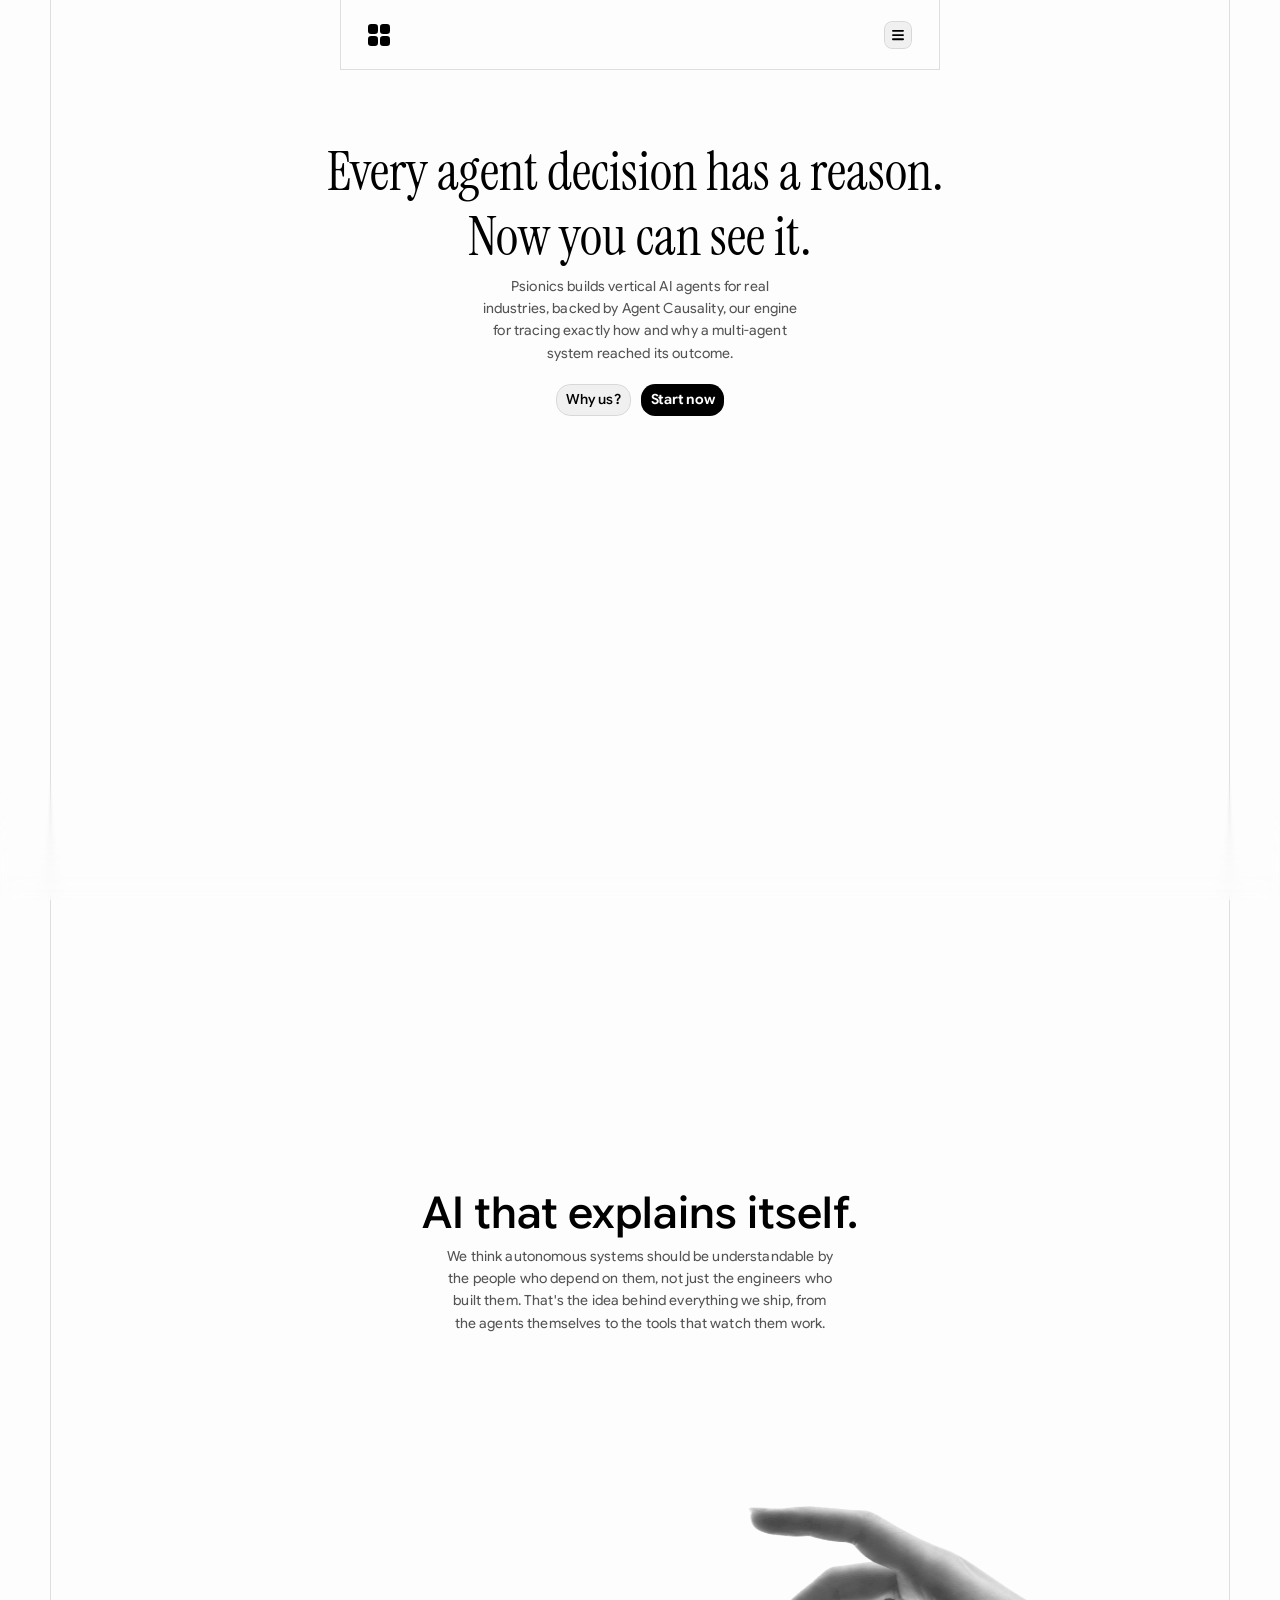
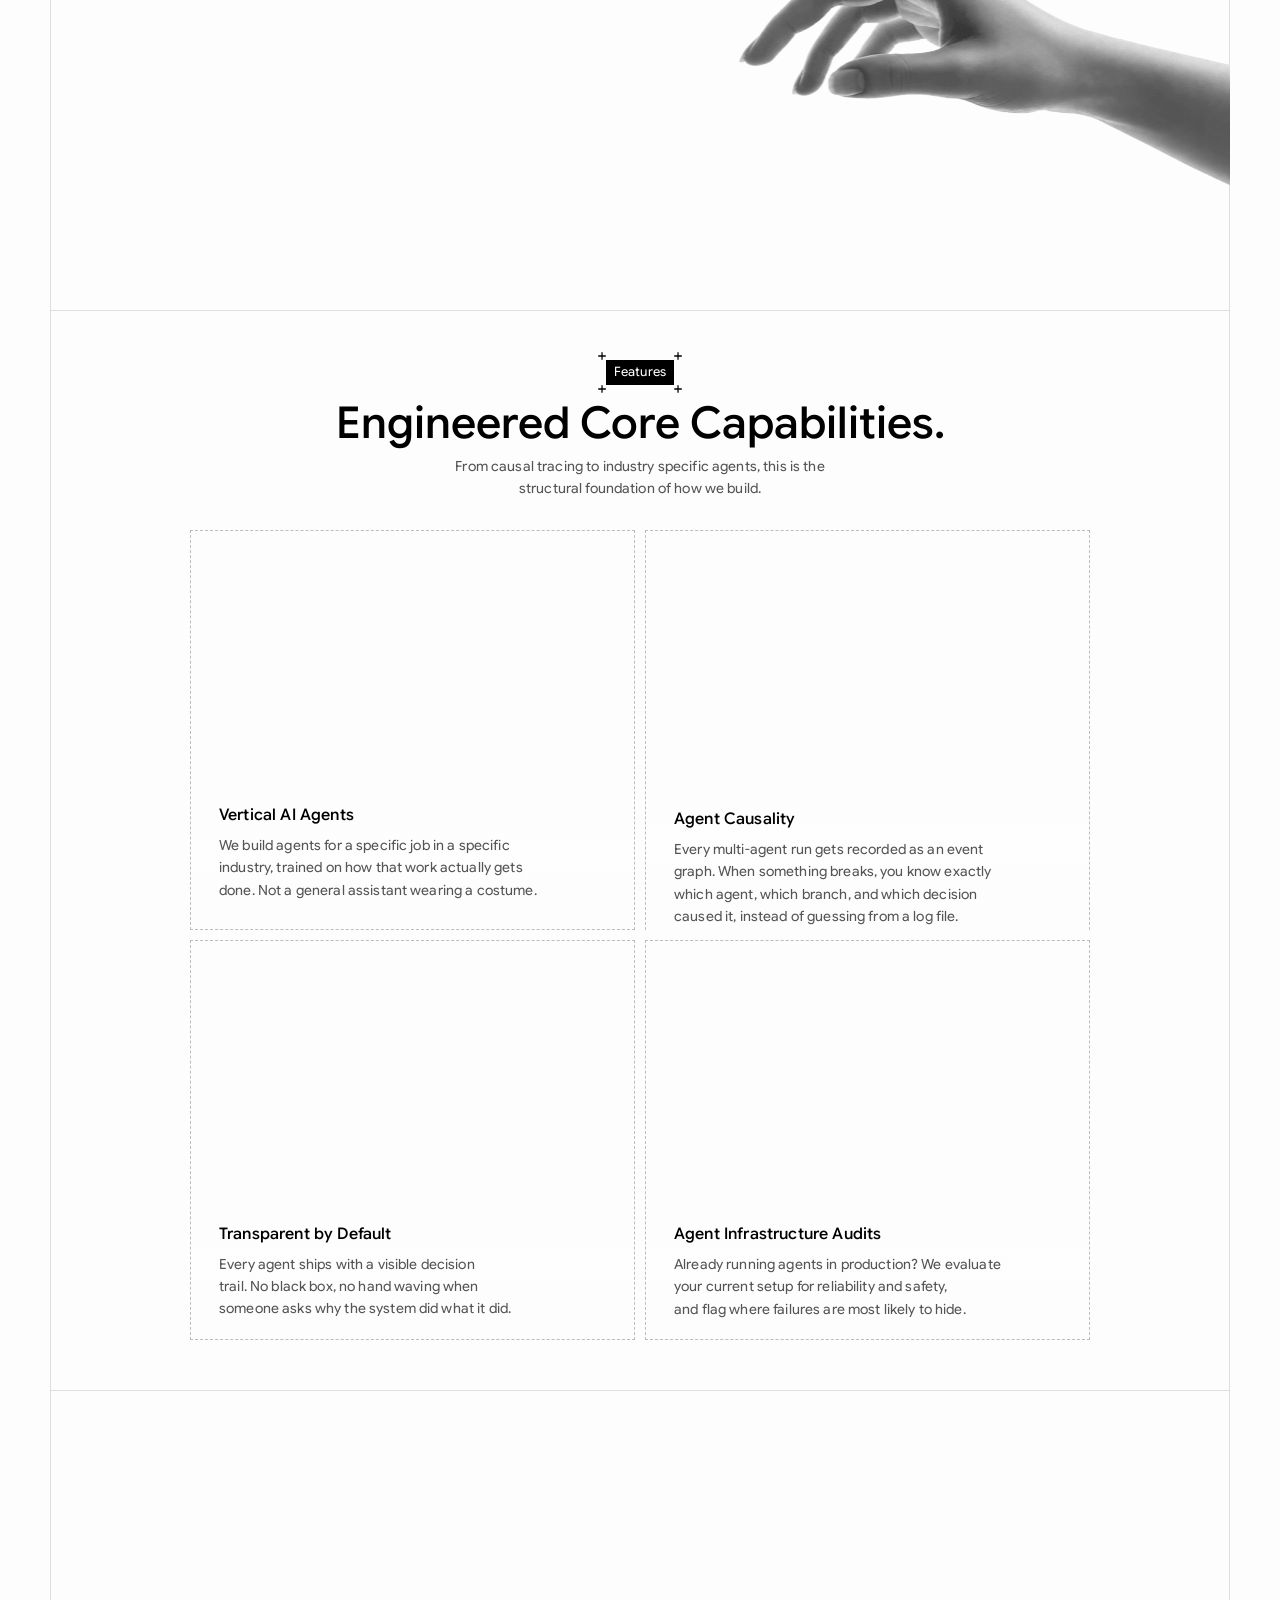
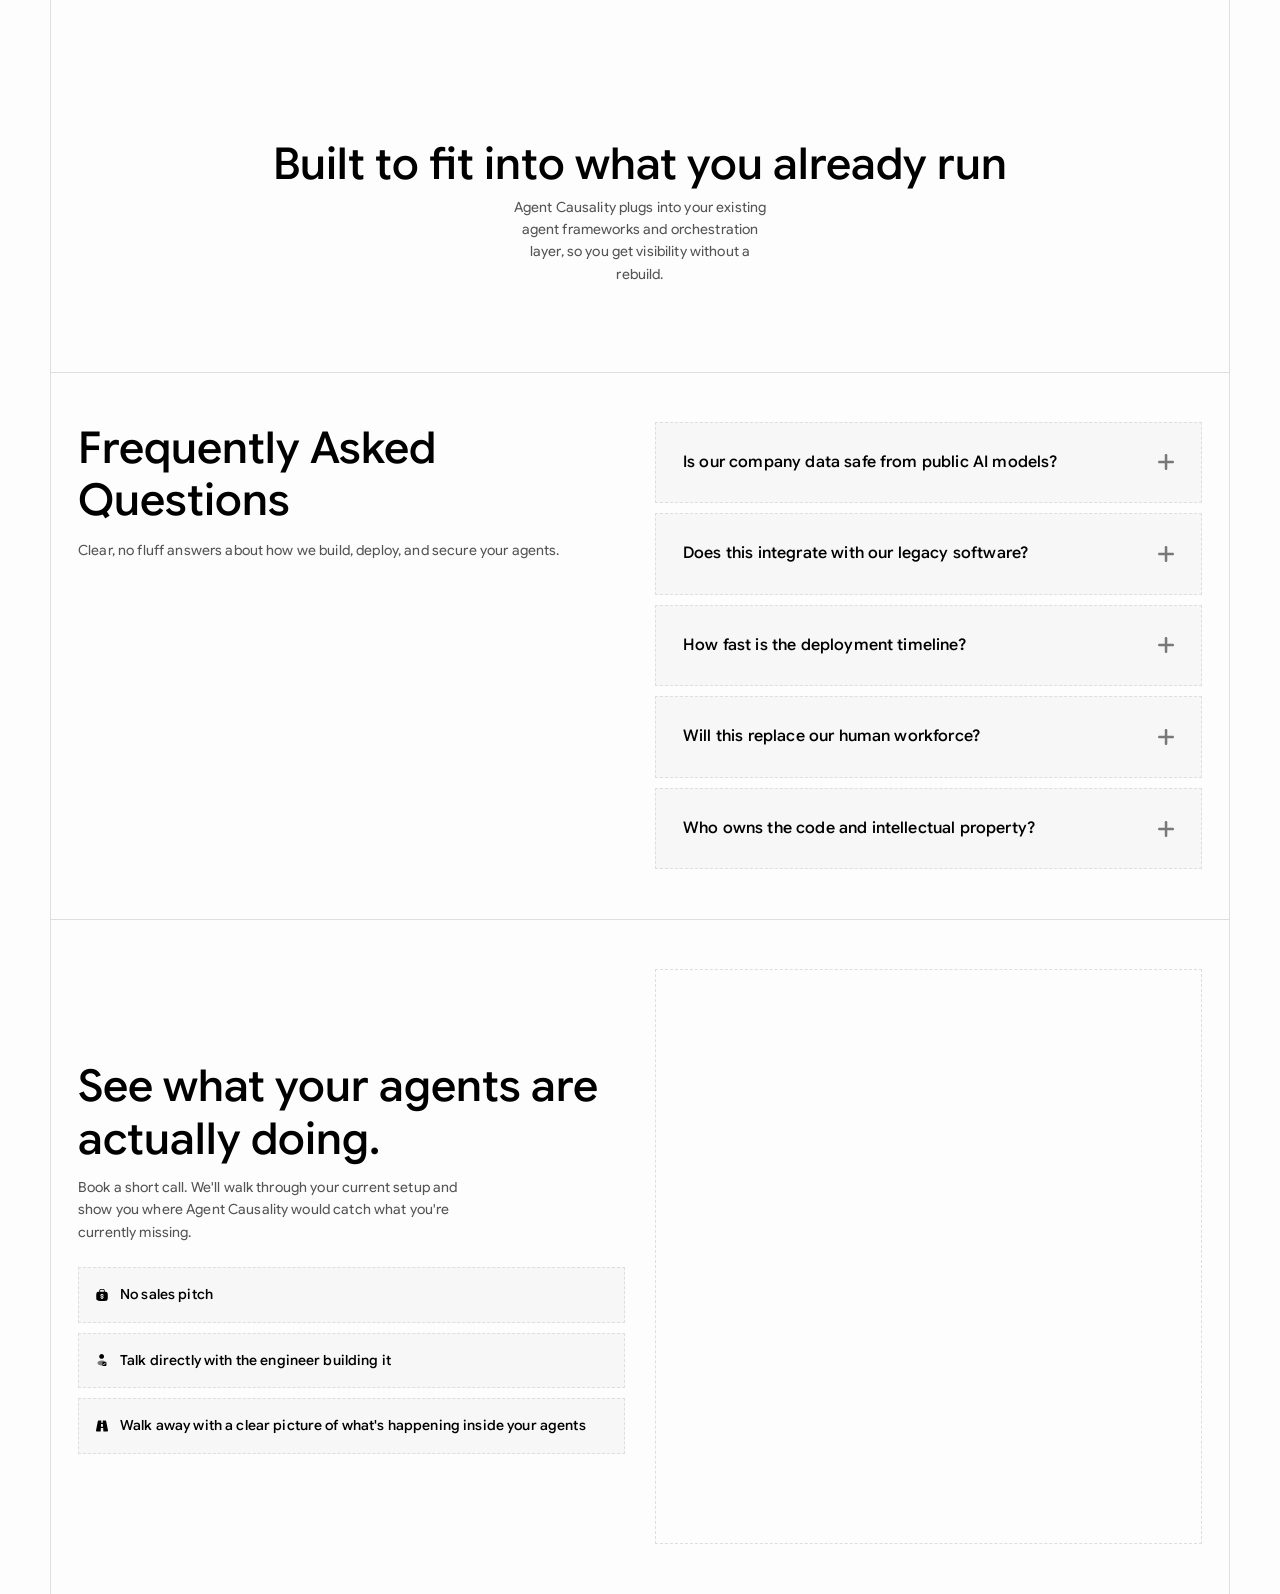
<file: web/index.html>
<!doctype html>
<!-- Made in Framer · framer.com ✨ -->
<!-- Published Aug 22, 2026, 8:45 PM UTC -->
<html lang="en" data-redirect-timezone="1" dir="ltr">
<head>
	<meta charset="utf-8">
	<meta name="viewport" content="width=device-width">
	<meta name="generator" content="Site 27c13c3">
	<title>Psionics</title>
    <meta name="description" content="">
    <meta name="framer-search-index" content="https://framerusercontent.com/sites/24EMgg3p4VVwy2FYUBpUP5/searchIndex-9DX5m1fhhprA.json">
    <meta name="framer-search-index-fallback" content="https://framerusercontent.com/sites/24EMgg3p4VVwy2FYUBpUP5/searchIndex-yzGtSS8O4ef8.json">
    <link href="../content/assets/icon.png" rel="icon">
    <link rel="apple-touch-icon" href="../content/images/app-icon.png">
    <!-- Open Graph -->
    <meta property="og:type" content="website">
    <meta property="og:title" content="Psionics">
    <meta property="og:description" content="Made with Site">
    <!-- X -->
    <meta name="twitter:card" content="summary_large_image">
    <meta name="twitter:title" content="Psionics">
    <meta name="twitter:description" content="Made with Site">
	
	
	<script>try{if(localStorage.getItem("__framer_force_showing_editorbar_since")){const n=document.createElement("link");n.rel="modulepreload";n.href="https://framer.com/edit/init.mjs";document.head.appendChild(n)}}catch(e){}</script>
	<link rel="canonical" href="/"><meta property="og:url" content="https://blushing-tasks-140990.site.app/"><!-- Start of headStart -->
    
    <!-- End of headStart -->
	
	<link rel="stylesheet" href="/web/psionics-fonts.css">
	<link href="https://fonts.gstatic.com" rel="preconnect" crossorigin>
	
	<meta name="robots" content="max-image-preview:large"><style data-framer-breakpoint-css>@media(min-width: 1200px){.hidden-72rtr7{display:none!important}}@media(min-width: 810px) and (max-width: 1199.98px){.hidden-c8sga5{display:none!important}}@media(max-width: 809.98px){.hidden-etszke{display:none!important}}@media(max-width: 809.98px){.hidden-1xn8rl8{display:none!important}}@media(min-width: 810px) and (max-width: 1199.98px){.hidden-1pxqvew{display:none!important}}@media(min-width: 1200px){.hidden-yqpees{display:none!important}}</style><style data-framer-css-ssr-minified data-framer-components="framer-lib-cursors-host framer-LqpOF PropertyOverrides framer-OzwMP framer-lcQ9o framer-lib-combinedCSSRules framer-jro2V framer-e8X8k framer-TkHJU framer-n7pvQ framer-pS2R3 framer-SZC31 framer-5J4sI framer-qsptD framer-TLtoC framer-Wrudj framer-CB8ql framer-0vtgp framer-RMCgO framer-ObMmC framer-dRrz1 framer-QM3n8 framer-iG2Tq framer-69FHJ framer-OfVLa framer-DPOTx framer-9Ce6R framer-67dhO framer-OJFXs framer-bHJSy framer-8wlZ9">html,body,#main{box-sizing:border-box;margin:0;padding:0}:root{-webkit-font-smoothing:antialiased;-moz-osx-font-smoothing:grayscale}*{box-sizing:border-box;-webkit-font-smoothing:inherit}h1,h2,h3,h4,h5,h6,p,figure{margin:0}body,input,textarea,select,button{font-family:sans-serif;font-size:12px}body{--token-358f9ea8-35a8-474d-aea3-3d32a4090f35:#fff;--token-285ef153-d569-42f5-b925-84d6d4b8fa63:#000;--token-fe732e94-f30f-4945-91af-015cdcf1f937:#0000000d;--token-c501e0d1-c10e-4ef2-baa7-db83ded46808:#0000001a;--token-66b6d7ff-ba33-4d69-8906-b2633b6d4a86:#545454;--token-6e6e337d-28cc-44d1-a0da-bb7b5b6c59e1:#000;--token-7e7d9213-6afe-4309-afa8-7dccf478cb0d:#dedede;--token-6c8d10ba-463b-4990-b64f-32918ca2d4f2:#fdfdfd;--token-d8ccb723-1f35-4e56-aba6-0694e1de791e:#000;--token-ee24881a-d59f-4831-81c5-31b2a73efdd2:#787878;--token-184dcff3-e572-4075-ade0-8c6d8e309c5e:#787878;--token-67254f3c-b607-431f-8193-1d669a2bdcca:#a1a1a1;--token-0375e251-61b8-4925-a799-386df3afe9b8:#000;--token-8a48a509-d30c-45be-ab76-ca7d93a6ff7a:#333;--token-71d4309d-2a6d-4aaa-bb59-7fc6ce2d6262:#0000001a;--token-70c2ae7b-a5e6-4414-a82e-94a47fd10245:#333;--token-1f4a9512-b90d-4ca4-bb0a-8c8034c20bcc:#00000008;--token-95a8f7e0-de26-4a21-abd8-7324f048c094:#bdbdbd;--token-72a59867-6fb7-4e45-af48-7fdda01d52cf:#fff;--token-18b15b83-4ec0-475b-b37c-540277e0faa8:#fff;--token-813ec4a8-3f64-40f4-ae75-c758ceafa922:#636363;--token-19bed0b5-c586-49d3-b40e-9867aec7f20a:#5b9cfc;--token-4a1e7493-0681-4389-9ee4-885b715421ed:#5b9cfc33;--token-2035a202-617c-4af0-aa75-ad99be73f16c:#3455fa;--token-88de8be5-fdc6-43ad-98d5-dc2e7d77e5cc:#f7f7f7;--token-60c35037-d3eb-4419-8c24-e6ccda86fba2:#000;--token-74f0a186-517f-42e6-9594-419eaad265e0:#2040e3;--token-487debdd-9588-4cf5-b389-1f7017cbcedd:#ededed;--token-50035390-3908-4921-abeb-233ceaab1b03:#000;--token-0492d6f2-d22d-49e2-88a7-a7e4b06bd484:#f24;--token-b06755cf-e72e-4b54-b92e-df84e1441a16:#ff224426;--token-4e110321-98f8-47ee-937e-751736baa2db:gray;--token-6d5ee4b8-b586-4209-ba49-2bd9ee06fba3:#0000;--token-f3a0c9ff-8414-4b74-ab31-ac24b461709f:#000;--token-8d93de31-742e-4952-a5e4-180cad41a568:#000}@supports (z-index:calc(infinity)){#__framer-badge-container{--infinity:infinity}}#__framer-badge-container{pointer-events:none;width:100%;z-index:calc(var(--infinity,2147480000));justify-content:flex-end;padding:20px;display:flex;position:fixed;bottom:0}@supports (background:-webkit-named-image(i)) and (not (grid-template-rows:subgrid)){body{--framer-will-change-override:transform}}@supports (background:-webkit-named-image(i)) and (not (position-area:top right)){body{--framer-will-change-filter-override:filter}}[data-framer-component-type=Text] div div span,[data-framer-component-type=Text] a div span,[data-framer-component-type=Text] span span span,[data-framer-component-type=Text] p span span,[data-framer-component-type=Text] h1 span span,[data-framer-component-type=Text] h2 span span,[data-framer-component-type=Text] h3 span span,[data-framer-component-type=Text] h4 span span,[data-framer-component-type=Text] h5 span span,[data-framer-component-type=Text] h6 span span,[data-framer-component-type=Text] a{font-family:var(--font-family);font-style:var(--font-style);font-weight:min(calc(var(--framer-font-weight-increase,0) + var(--font-weight,400)),900);color:var(--text-color);letter-spacing:var(--letter-spacing);font-size:var(--font-size);text-transform:var(--text-transform);--text-decoration:var(--framer-text-decoration-style,solid)var(--framer-text-decoration,none)var(--framer-text-decoration-color,currentcolor)var(--framer-text-decoration-thickness,auto);--text-decoration-skip-ink:var(--framer-text-decoration-skip-ink);--text-underline-offset:var(--framer-text-decoration-offset);line-height:var(--line-height);--font-family:var(--framer-font-family);--font-style:var(--framer-font-style);--font-weight:var(--framer-font-weight);--text-color:var(--framer-text-color);--letter-spacing:var(--framer-letter-spacing);--font-size:var(--framer-font-size);--text-transform:var(--framer-text-transform);--line-height:var(--framer-line-height)}@supports not (color:color(display-p3 1 1 1)){p.framer-text,div.framer-text,h1.framer-text,h2.framer-text,h3.framer-text,h4.framer-text,h5.framer-text,h6.framer-text,li.framer-text,ol.framer-text,ul.framer-text,span.framer-text:not([data-text-fill]){color:var(--framer-blockquote-text-color-rgb,var(--framer-blockquote-text-color,var(--framer-text-color-rgb,var(--framer-text-color,#000))));-webkit-text-stroke-color:var(--framer-text-stroke-color-rgb,var(--framer-text-stroke-color,initial))}mark.framer-text{background-color:var(--framer-blockquote-text-background-color-rgb,var(--framer-blockquote-text-background-color,var(--framer-text-background-color-rgb,var(--framer-text-background-color,initial))))}}@supports not (color:color(display-p3 1 1 1)){code.framer-text,code.framer-text span.framer-text:not([data-text-fill]){color:var(--framer-blockquote-text-color-rgb,var(--framer-blockquote-text-color,var(--framer-code-text-color-rgb,var(--framer-code-text-color,var(--framer-text-color-rgb,var(--framer-text-color,#000))))))}}@supports not (color:color(display-p3 1 1 1)){a.framer-text,span.framer-text[data-nested-link]{color:var(--framer-link-text-color-rgb,var(--framer-link-text-color,var(--framer-blockquote-text-color-rgb,var(--framer-blockquote-text-color,var(--framer-text-color-rgb,var(--framer-text-color,#000))))));background-color:var(--framer-link-text-background-color-rgb,var(--framer-link-text-background-color,initial));-webkit-text-decoration-color:var(--framer-link-text-decoration-color-rgb,var(--framer-link-text-decoration-color,var(--framer-text-decoration-color-rgb,var(--framer-text-decoration-color,currentcolor))));text-decoration-color:var(--framer-link-text-decoration-color-rgb,var(--framer-link-text-decoration-color,var(--framer-text-decoration-color-rgb,var(--framer-text-decoration-color,currentcolor))))}}@supports not (color:color(display-p3 1 1 1)){code.framer-text a.framer-text,code.framer-text a.framer-text span.framer-text:not([data-text-fill]),code.framer-text span.framer-text[data-nested-link],code.framer-text span.framer-text[data-nested-link] span.framer-text:not([data-text-fill]){color:var(--framer-link-text-color-rgb,var(--framer-link-text-color,var(--framer-blockquote-text-color-rgb,var(--framer-blockquote-text-color,var(--framer-code-text-color-rgb,var(--framer-code-text-color,var(--framer-text-color-rgb,var(--framer-text-color,#000))))))))}}@supports not (color:color(display-p3 1 1 1)){a.framer-text:hover,span.framer-text[data-nested-link]:hover{color:var(--framer-link-hover-text-color-rgb,var(--framer-link-hover-text-color,var(--framer-link-text-color-rgb,var(--framer-link-text-color,var(--framer-blockquote-text-color-rgb,var(--framer-blockquote-text-color,var(--framer-text-color-rgb,var(--framer-text-color,#000))))))));background-color:var(--framer-link-hover-text-background-color-rgb,var(--framer-link-hover-text-background-color,var(--framer-link-text-background-color-rgb,var(--framer-link-text-background-color,var(--framer-text-background-color-rgb,var(--framer-text-background-color,initial))))));-webkit-text-decoration-color:var(--framer-link-hover-text-decoration-color-rgb,var(--framer-link-hover-text-decoration-color,var(--framer-link-text-decoration-color-rgb,var(--framer-link-text-decoration-color,var(--framer-text-decoration-color-rgb,var(--framer-text-decoration-color,currentcolor))))));text-decoration-color:var(--framer-link-hover-text-decoration-color-rgb,var(--framer-link-hover-text-decoration-color,var(--framer-link-text-decoration-color-rgb,var(--framer-link-text-decoration-color,var(--framer-text-decoration-color-rgb,var(--framer-text-decoration-color,currentcolor))))))}}@supports not (color:color(display-p3 1 1 1)){code.framer-text a.framer-text:hover,code.framer-text span.framer-text[data-nested-link]:hover{color:var(--framer-link-hover-text-color-rgb,var(--framer-link-hover-text-color,var(--framer-link-text-color-rgb,var(--framer-link-text-color,var(--framer-blockquote-text-color-rgb,var(--framer-blockquote-text-color,var(--framer-code-text-color-rgb,var(--framer-code-text-color,var(--framer-text-color-rgb,var(--framer-text-color,#000))))))))))}}@supports not (color:color(display-p3 1 1 1)){a.framer-text[data-framer-page-link-current],span.framer-text[data-framer-page-link-current]{color:var(--framer-link-current-text-color-rgb,var(--framer-link-current-text-color,var(--framer-link-text-color-rgb,var(--framer-link-text-color,var(--framer-text-color-rgb,var(--framer-text-color,#000))))));background-color:var(--framer-link-current-text-background-color-rgb,var(--framer-link-current-text-background-color,var(--framer-link-text-background-color-rgb,var(--framer-link-text-background-color,var(--framer-text-background-color-rgb,var(--framer-text-background-color,initial))))));-webkit-text-decoration-color:var(--framer-link-current-text-decoration-color-rgb,var(--framer-link-current-text-decoration-color,var(--framer-link-text-decoration-color-rgb,var(--framer-link-text-decoration-color,var(--framer-text-decoration-color-rgb,var(--framer-text-decoration-color,currentcolor))))));text-decoration-color:var(--framer-link-current-text-decoration-color-rgb,var(--framer-link-current-text-decoration-color,var(--framer-link-text-decoration-color-rgb,var(--framer-link-text-decoration-color,var(--framer-text-decoration-color-rgb,var(--framer-text-decoration-color,currentcolor))))))}}@supports not (color:color(display-p3 1 1 1)){code.framer-text a.framer-text[data-framer-page-link-current],code.framer-text a.framer-text[data-framer-page-link-current] span.framer-text:not([data-text-fill]),code.framer-text span.framer-text[data-framer-page-link-current],code.framer-text span.framer-text[data-framer-page-link-current] span.framer-text:not([data-text-fill]){color:var(--framer-link-current-text-color-rgb,var(--framer-link-current-text-color,var(--framer-link-text-color-rgb,var(--framer-link-text-color,var(--framer-code-text-color-rgb,var(--framer-code-text-color,var(--framer-text-color-rgb,var(--framer-text-color,#000))))))));background-color:var(--framer-link-current-text-background-color-rgb,var(--framer-link-current-text-background-color,var(--framer-link-text-background-color-rgb,var(--framer-link-text-background-color,var(--framer-text-background-color-rgb,var(--framer-text-background-color,initial))))))}}@supports not (color:color(display-p3 1 1 1)){a.framer-text[data-framer-page-link-current]:hover,span.framer-text[data-framer-page-link-current]:hover{color:var(--framer-link-hover-text-color-rgb,var(--framer-link-hover-text-color,var(--framer-link-current-text-color-rgb,var(--framer-link-current-text-color,var(--framer-link-text-color-rgb,var(--framer-link-text-color,var(--framer-code-text-color-rgb,var(--framer-code-text-color,var(--framer-text-color-rgb,var(--framer-text-color,#000))))))))));background-color:var(--framer-link-hover-text-background-color-rgb,var(--framer-link-hover-text-background-color,var(--framer-link-current-text-background-color-rgb,var(--framer-link-current-text-background-color,var(--framer-link-text-background-color-rgb,var(--framer-link-text-background-color,initial))))));-webkit-text-decoration-color:var(--framer-link-hover-text-decoration-color-rgb,var(--framer-link-hover-text-decoration-color,var(--framer-link-current-text-decoration-color-rgb,var(--framer-link-current-text-decoration-color,var(--framer-link-text-decoration-color-rgb,var(--framer-link-text-decoration-color,var(--framer-text-decoration-color-rgb,var(--framer-text-decoration-color,currentcolor))))))));text-decoration-color:var(--framer-link-hover-text-decoration-color-rgb,var(--framer-link-hover-text-decoration-color,var(--framer-link-current-text-decoration-color-rgb,var(--framer-link-current-text-decoration-color,var(--framer-link-text-decoration-color-rgb,var(--framer-link-text-decoration-color,var(--framer-text-decoration-color-rgb,var(--framer-text-decoration-color,currentcolor))))))))}}@supports not (color:color(display-p3 1 1 1)){code.framer-text a.framer-text[data-framer-page-link-current]:hover,code.framer-text a.framer-text[data-framer-page-link-current]:hover span.framer-text:not([data-text-fill]),code.framer-text span.framer-text[data-framer-page-link-current]:hover,code.framer-text span.framer-text[data-framer-page-link-current]:hover span.framer-text:not([data-text-fill]){color:var(--framer-link-hover-text-color-rgb,var(--framer-link-hover-text-color,var(--framer-link-current-text-color-rgb,var(--framer-link-current-text-color,var(--framer-link-text-color-rgb,var(--framer-link-text-color,var(--framer-code-text-color-rgb,var(--framer-code-text-color,var(--framer-text-color-rgb,var(--framer-text-color,#000))))))))));background-color:var(--framer-link-hover-text-background-color-rgb,var(--framer-link-hover-text-background-color,var(--framer-link-current-text-background-color-rgb,var(--framer-link-current-text-background-color,var(--framer-link-text-background-color-rgb,var(--framer-link-text-background-color,initial))))))}}[data-framer-component-type=Stack]:not([data-framer-generated])>*,[data-framer-component-type=Stack]:not([data-framer-generated])>[data-framer-component-type],NavigationContainer [data-framer-component-type=NavigationContainer]>*,[data-framer-component-type=NavigationContainer]>[data-framer-component-type]{position:relative}@supports not (overflow:clip){:root{--overflow-clip-fallback:hidden}}@supports (background:-webkit-named-image(i)) and (not (contain-intrinsic-size:inherit)){div.framer-text,p.framer-text,h1.framer-text,h2.framer-text,h3.framer-text,h4.framer-text,h5.framer-text,h6.framer-text,ol.framer-text,ul.framer-text,li.framer-text,blockquote.framer-text,.framer-text.framer-image{display:var(--text-truncation-display-inline-for-safari-16,revert)}div.framer-text:after,p.framer-text:after,h1.framer-text:after,h2.framer-text:after,h3.framer-text:after,h4.framer-text:after,h5.framer-text:after,h6.framer-text:after,ol.framer-text:after,ul.framer-text:after,li.framer-text:after,blockquote.framer-text:after,.framer-text.framer-image:after{content:var(--text-truncation-line-break-for-safari-16);white-space:pre}.framer-text.framer-text-module,.framer-text.framer-table-wrapper{display:var(--text-truncation-display-none-for-safari-16,revert)}p.framer-text[data-text-fill]{display:var(--text-truncation-display-inline-for-safari-16,inline-block)}}@supports (corner-shape:superellipse(2)){:root{--one-if-corner-shape-supported:1}}.framer-cursor-none,.framer-cursor-none *{cursor:none!important}.framer-pointer-events-none,.framer-pointer-events-none *{pointer-events:none!important}@supports (aspect-ratio:1){body{--framer-aspect-ratio-supported:auto}}.framer-LqpOF.framer-7fmlcf,.framer-LqpOF .framer-7fmlcf{display:block}.framer-LqpOF.framer-yqpees{--selection-background-color:var(--token-4a1e7493-0681-4389-9ee4-885b715421ed,#5b9cfc33);--selection-color:var(--token-19bed0b5-c586-49d3-b40e-9867aec7f20a,#5b9cfc);background-color:var(--token-6c8d10ba-463b-4990-b64f-32918ca2d4f2,#f5f5f5);height:min-content;overflow:var(--overflow-clip-fallback,clip);flex-flow:column;place-content:center flex-start;align-items:center;gap:0;width:100%;padding:0;display:flex;position:relative}.framer-LqpOF .framer-sfzdwg-container{height:70px;position:var(--framer-canvas-fixed-position,fixed);z-index:10;flex:none;order:-1000;width:100%;top:0;left:0%}.framer-LqpOF.framer-1w73dgk{-webkit-user-select:none;user-select:none;position:fixed;inset:0}.framer-LqpOF.framer-13ncolp{z-index:9;flex-flow:row;flex:none;place-content:center;align-items:center;gap:10px;width:100%;height:100vh;padding:0 12px;display:flex;position:fixed;top:0;left:0;overflow:visible}.framer-LqpOF .framer-130i9u6-container{will-change:var(--framer-will-change-effect-override,transform);flex:1 0 0;width:1px;height:100%;position:relative}.framer-LqpOF .framer-tg3zgh{margin:0;background:0 0;flex-grow:1;width:0;height:0;margin-bottom:0;position:relative}.framer-LqpOF .framer-12ffj3x-container{bottom:calc(calc(100% - min(var(--framer-viewport-height,100%),100%)) + 0px);pointer-events:none;height:240px;position:var(--framer-canvas-fixed-position,fixed);z-index:10;flex:none;order:1002;width:100%;left:0}.framer-LqpOF .framer-1pg213s-container{flex:none;order:1003;width:100%;height:auto;position:relative}[data-layout-template=true]>#overlay{margin-bottom:0}.framer-LqpOF[data-selection=true] * ::selection{color:var(--selection-color,none);background-color:var(--selection-background-color,none)}.framer-LqpOF [data-selection=true] * ::selection{color:var(--selection-color,none);background-color:var(--selection-background-color,none)}@media (max-width:809.98px){.framer-LqpOF .framer-sfzdwg-container{width:unset;left:12px;right:12px}}.ssr-variant{display:contents}@supports (aspect-ratio:1){body{--framer-aspect-ratio-supported:auto}}.framer-OzwMP.framer-xkaqe6,.framer-OzwMP .framer-xkaqe6{display:block}.framer-OzwMP.framer-wl7jcf{height:70px;overflow:var(--overflow-clip-fallback,clip);flex-flow:row;place-content:center;align-items:center;gap:10px;width:1000px;padding:0;display:flex;position:relative}.framer-OzwMP .framer-1uuh4hs{max-width:1180px;height:100%;overflow:var(--overflow-clip-fallback,clip);flex-flow:row;flex:1 0 0;place-content:center;align-items:center;gap:0;width:1px;padding:0 28px;display:flex;position:relative}.framer-OzwMP .framer-1nb70iu{height:min-content;overflow:var(--overflow-clip-fallback,clip);flex-flow:row;flex:1 0 0;place-content:center flex-end;align-items:center;gap:20px;width:1px;padding:0;display:flex;position:relative}.framer-OzwMP .framer-q19tcp-container,.framer-OzwMP .framer-btbdi1-container,.framer-OzwMP .framer-1p6qu0m-container,.framer-OzwMP .framer-mqlrmf-container,.framer-OzwMP .framer-pu3uca-container{flex:none;width:auto;height:auto;position:relative}.framer-OzwMP .framer-g3w6q6{flex-flow:row;flex:none;place-content:center;align-items:center;gap:10px;width:22px;height:22px;padding:0;text-decoration:none;display:flex;position:absolute;top:calc(50% - 11px);left:calc(50% - 11px);overflow:visible}.framer-OzwMP .framer-11azskw-container{will-change:var(--framer-will-change-effect-override,transform);z-index:1;flex:1 0 0;width:1px;height:auto;position:relative}.framer-OzwMP .framer-1ck6rat{height:100%;overflow:var(--overflow-clip-fallback,clip);pointer-events:none;flex:none;width:100px;position:relative}.framer-OzwMP .framer-9z2jr8{height:min-content;overflow:var(--overflow-clip-fallback,clip);flex-flow:row;flex:1 0 0;place-content:center flex-start;align-items:center;gap:20px;width:1px;padding:0;display:flex;position:relative}.framer-OzwMP.framer-v-mm42p5 .framer-1uuh4hs{max-width:780px}.framer-OzwMP.framer-v-19k9xp4.framer-wl7jcf,.framer-OzwMP.framer-v-ks8b7i.framer-wl7jcf{width:366px}.framer-OzwMP.framer-v-19k9xp4 .framer-1uuh4hs,.framer-OzwMP.framer-v-ks8b7i .framer-1uuh4hs{gap:unset;justify-content:space-between;max-width:600px}.framer-OzwMP.framer-v-19k9xp4 .framer-g3w6q6,.framer-OzwMP.framer-v-ks8b7i .framer-g3w6q6{left:unset;top:unset;z-index:1;position:relative}.framer-OzwMP[data-border=true]:after,.framer-OzwMP [data-border=true]:after{content:"";border-width:var(--border-top-width,0)var(--border-right-width,0)var(--border-bottom-width,0)var(--border-left-width,0);border-color:var(--border-color,none);border-style:var(--border-style,none);box-sizing:border-box;border-radius:inherit;corner-shape:inherit;pointer-events:none;width:100%;height:100%;position:absolute;top:0;left:0}.framer-lcQ9o.framer-h5u78t,.framer-lcQ9o .framer-h5u78t{display:block}.framer-lcQ9o.framer-jxkc1m{cursor:pointer;height:min-content;overflow:var(--overflow-clip-fallback,clip);will-change:var(--framer-will-change-override,transform);flex-flow:row;place-content:center;align-items:center;gap:10px;width:min-content;padding:4px 10px;text-decoration:none;display:flex;position:relative}.framer-lcQ9o .framer-1hiziu2{-webkit-user-select:none;user-select:none;white-space:pre;flex:none;width:auto;height:auto;position:relative}.framer-lcQ9o .framer-1gf40pe{-webkit-user-select:none;user-select:none;pointer-events:none;white-space:pre;z-index:1;flex:none;width:auto;height:auto;position:absolute;top:49%;left:4px}.framer-lcQ9o .framer-1acvs8d{-webkit-user-select:none;user-select:none;pointer-events:none;white-space:pre;z-index:1;flex:none;width:auto;height:auto;position:absolute;top:49%;right:4px}.framer-lcQ9o.framer-v-vzrzat.framer-jxkc1m{cursor:default}.framer-lcQ9o.framer-v-jxkc1m.hover .framer-1gf40pe{left:0}.framer-lcQ9o.framer-v-jxkc1m.hover .framer-1acvs8d{right:0}.framer-lcQ9o[data-border=true]:after,.framer-lcQ9o [data-border=true]:after{content:"";border-width:var(--border-top-width,0)var(--border-right-width,0)var(--border-bottom-width,0)var(--border-left-width,0);border-color:var(--border-color,none);border-style:var(--border-style,none);box-sizing:border-box;border-radius:inherit;corner-shape:inherit;pointer-events:none;width:100%;height:100%;position:absolute;top:0;left:0}body{--framer-will-change-override:none}@supports (background:-webkit-named-image(i)) and (not (grid-template-rows:subgrid)){body{--framer-will-change-override:transform}}body{--framer-will-change-filter-override:none}@supports (background:-webkit-named-image(i)) and (not (position-area:top right)){body{--framer-will-change-filter-override:filter}}[data-framer-component-type]{position:absolute}[data-framer-component-type=Text]{cursor:inherit}[data-framer-component-text-autosized] *{white-space:pre}[data-framer-component-type=Text]>*{text-align:var(--framer-text-alignment,start)}[data-framer-component-type=Text] span span,[data-framer-component-type=Text] p span,[data-framer-component-type=Text] h1 span,[data-framer-component-type=Text] h2 span,[data-framer-component-type=Text] h3 span,[data-framer-component-type=Text] h4 span,[data-framer-component-type=Text] h5 span,[data-framer-component-type=Text] h6 span{display:block}[data-framer-component-type=Text] span span span,[data-framer-component-type=Text] p span span,[data-framer-component-type=Text] h1 span span,[data-framer-component-type=Text] h2 span span,[data-framer-component-type=Text] h3 span span,[data-framer-component-type=Text] h4 span span,[data-framer-component-type=Text] h5 span span,[data-framer-component-type=Text] h6 span span{display:unset}[data-framer-component-type=Text] div div span,[data-framer-component-type=Text] a div span,[data-framer-component-type=Text] span span span,[data-framer-component-type=Text] p span span,[data-framer-component-type=Text] h1 span span,[data-framer-component-type=Text] h2 span span,[data-framer-component-type=Text] h3 span span,[data-framer-component-type=Text] h4 span span,[data-framer-component-type=Text] h5 span span,[data-framer-component-type=Text] h6 span span,[data-framer-component-type=Text] a{font-family:var(--font-family);font-style:var(--font-style);font-weight:min(calc(var(--framer-font-weight-increase,0) + var(--font-weight,400)),900);color:var(--text-color);letter-spacing:var(--letter-spacing);font-size:var(--font-size);text-transform:var(--text-transform);--text-decoration:var(--framer-text-decoration-style,solid)var(--framer-text-decoration,none)var(--framer-text-decoration-color,currentcolor)var(--framer-text-decoration-thickness,auto);--text-decoration-skip-ink:var(--framer-text-decoration-skip-ink);--text-underline-offset:var(--framer-text-decoration-offset);line-height:var(--line-height);--font-family:var(--framer-font-family);--font-style:var(--framer-font-style);--font-weight:var(--framer-font-weight);--text-color:var(--framer-text-color);--letter-spacing:var(--framer-letter-spacing);--font-size:var(--framer-font-size);--text-transform:var(--framer-text-transform);--line-height:var(--framer-line-height)}[data-framer-component-type=Text] a,[data-framer-component-type=Text] a div span,[data-framer-component-type=Text] a span span span,[data-framer-component-type=Text] a p span span,[data-framer-component-type=Text] a h1 span span,[data-framer-component-type=Text] a h2 span span,[data-framer-component-type=Text] a h3 span span,[data-framer-component-type=Text] a h4 span span,[data-framer-component-type=Text] a h5 span span,[data-framer-component-type=Text] a h6 span span{--font-family:var(--framer-link-font-family,var(--framer-font-family));--font-style:var(--framer-link-font-style,var(--framer-font-style));--font-weight:var(--framer-link-font-weight,var(--framer-font-weight));--text-color:var(--framer-link-text-color,var(--framer-text-color));--font-size:var(--framer-link-font-size,var(--framer-font-size));--text-transform:var(--framer-link-text-transform,var(--framer-text-transform));--text-decoration:var(--framer-link-text-decoration-style,var(--framer-text-decoration-style,solid))var(--framer-link-text-decoration,var(--framer-text-decoration,none))var(--framer-link-text-decoration-color,var(--framer-text-decoration-color,currentcolor))var(--framer-link-text-decoration-thickness,var(--framer-text-decoration-thickness,auto));--text-decoration-skip-ink:var(--framer-link-text-decoration-skip-ink,var(--framer-text-decoration-skip-ink));--text-underline-offset:var(--framer-link-text-decoration-offset,var(--framer-text-decoration-offset))}[data-framer-component-type=Text] a:hover,[data-framer-component-type=Text] a div span:hover,[data-framer-component-type=Text] a span span span:hover,[data-framer-component-type=Text] a p span span:hover,[data-framer-component-type=Text] a h1 span span:hover,[data-framer-component-type=Text] a h2 span span:hover,[data-framer-component-type=Text] a h3 span span:hover,[data-framer-component-type=Text] a h4 span span:hover,[data-framer-component-type=Text] a h5 span span:hover,[data-framer-component-type=Text] a h6 span span:hover{--font-family:var(--framer-link-hover-font-family,var(--framer-link-font-family,var(--framer-font-family)));--font-style:var(--framer-link-hover-font-style,var(--framer-link-font-style,var(--framer-font-style)));--font-weight:var(--framer-link-hover-font-weight,var(--framer-link-font-weight,var(--framer-font-weight)));--text-color:var(--framer-link-hover-text-color,var(--framer-link-text-color,var(--framer-text-color)));--font-size:var(--framer-link-hover-font-size,var(--framer-link-font-size,var(--framer-font-size)));--text-transform:var(--framer-link-hover-text-transform,var(--framer-link-text-transform,var(--framer-text-transform)));--text-decoration:var(--framer-link-hover-text-decoration-style,var(--framer-link-text-decoration-style,var(--framer-text-decoration-style,solid)))var(--framer-link-hover-text-decoration,var(--framer-link-text-decoration,var(--framer-text-decoration,none)))var(--framer-link-hover-text-decoration-color,var(--framer-link-text-decoration-color,var(--framer-text-decoration-color,currentcolor)))var(--framer-link-hover-text-decoration-thickness,var(--framer-link-text-decoration-thickness,var(--framer-text-decoration-thickness,auto)));--text-decoration-skip-ink:var(--framer-link-hover-text-decoration-skip-ink,var(--framer-link-text-decoration-skip-ink,var(--framer-text-decoration-skip-ink)));--text-underline-offset:var(--framer-link-hover-text-decoration-offset,var(--framer-link-text-decoration-offset,var(--framer-text-decoration-offset)))}[data-framer-component-type=Text].isCurrent a,[data-framer-component-type=Text].isCurrent a div span,[data-framer-component-type=Text].isCurrent a span span span,[data-framer-component-type=Text].isCurrent a p span span,[data-framer-component-type=Text].isCurrent a h1 span span,[data-framer-component-type=Text].isCurrent a h2 span span,[data-framer-component-type=Text].isCurrent a h3 span span,[data-framer-component-type=Text].isCurrent a h4 span span,[data-framer-component-type=Text].isCurrent a h5 span span,[data-framer-component-type=Text].isCurrent a h6 span span{--font-family:var(--framer-link-current-font-family,var(--framer-link-font-family,var(--framer-font-family)));--font-style:var(--framer-link-current-font-style,var(--framer-link-font-style,var(--framer-font-style)));--font-weight:var(--framer-link-current-font-weight,var(--framer-link-font-weight,var(--framer-font-weight)));--text-color:var(--framer-link-current-text-color,var(--framer-link-text-color,var(--framer-text-color)));--font-size:var(--framer-link-current-font-size,var(--framer-link-font-size,var(--framer-font-size)));--text-transform:var(--framer-link-current-text-transform,var(--framer-link-text-transform,var(--framer-text-transform)));--text-decoration:var(--framer-link-current-text-decoration-style,var(--framer-link-text-decoration-style,var(--framer-text-decoration-style,solid)))var(--framer-link-current-text-decoration,var(--framer-link-text-decoration,var(--framer-text-decoration,none)))var(--framer-link-current-text-decoration-color,var(--framer-link-text-decoration-color,var(--framer-text-decoration-color,currentcolor)))var(--framer-link-current-text-decoration-thickness,var(--framer-link-text-decoration-thickness,var(--framer-text-decoration-thickness,auto)));--text-decoration-skip-ink:var(--framer-link-current-text-decoration-skip-ink,var(--framer-link-text-decoration-skip-ink,var(--framer-text-decoration-skip-ink)));--text-underline-offset:var(--framer-link-current-text-decoration-offset,var(--framer-link-text-decoration-offset,var(--framer-text-decoration-offset)))}[data-framer-component-type=RichTextContainer]{outline:none;flex-direction:column;flex-shrink:0;justify-content:flex-start;display:flex}p.framer-text,div.framer-text,figure.framer-text,h1.framer-text,h2.framer-text,h3.framer-text,h4.framer-text,h5.framer-text,h6.framer-text,ol.framer-text,ul.framer-text{margin:0;padding:0}p.framer-text,div.framer-text,h1.framer-text,h2.framer-text,h3.framer-text,h4.framer-text,h5.framer-text,h6.framer-text,li.framer-text,ol.framer-text,ul.framer-text,mark.framer-text,span.framer-text:not([data-text-fill]){font-family:var(--framer-font-family-preview,var(--framer-blockquote-font-family,var(--framer-font-family,Inter,Inter Placeholder,sans-serif)));font-style:var(--framer-font-style-preview,var(--framer-blockquote-font-style,var(--framer-font-style,normal)));font-weight:var(--framer-font-weight-preview,var(--framer-blockquote-font-weight,var(--framer-font-weight,400)));color:var(--framer-blockquote-text-color,var(--framer-text-color,#000));font-size:calc(var(--framer-blockquote-font-size,var(--framer-font-size,16px))*var(--framer-font-size-scale,1));letter-spacing:var(--framer-blockquote-letter-spacing,var(--framer-letter-spacing,0));text-transform:var(--framer-blockquote-text-transform,var(--framer-text-transform,none));-webkit-text-decoration-line:var(--framer-blockquote-text-decoration,var(--framer-text-decoration,initial));text-decoration-line:var(--framer-blockquote-text-decoration,var(--framer-text-decoration,initial));-webkit-text-decoration-style:var(--framer-blockquote-text-decoration-style,var(--framer-text-decoration-style,initial));text-decoration-style:var(--framer-blockquote-text-decoration-style,var(--framer-text-decoration-style,initial));-webkit-text-decoration-color:var(--framer-blockquote-text-decoration-color,var(--framer-text-decoration-color,initial));text-decoration-color:var(--framer-blockquote-text-decoration-color,var(--framer-text-decoration-color,initial));text-decoration-thickness:var(--framer-blockquote-text-decoration-thickness,var(--framer-text-decoration-thickness,initial));text-decoration-skip-ink:var(--framer-blockquote-text-decoration-skip-ink,var(--framer-text-decoration-skip-ink,initial));text-underline-offset:var(--framer-blockquote-text-decoration-offset,var(--framer-text-decoration-offset,initial));line-height:var(--framer-blockquote-line-height,var(--framer-line-height,1.2em));text-align:var(--framer-blockquote-text-alignment,var(--framer-text-alignment,start));-webkit-text-stroke-width:var(--framer-text-stroke-width,initial);-webkit-text-stroke-color:var(--framer-text-stroke-color,initial);-moz-font-feature-settings:var(--framer-font-open-type-features,initial);-webkit-font-feature-settings:var(--framer-font-open-type-features,initial);font-feature-settings:var(--framer-font-open-type-features,initial);font-variation-settings:var(--framer-font-variation-axes-preview,var(--framer-font-variation-axes,normal));text-wrap:var(--framer-text-wrap-override,var(--framer-text-wrap))}mark.framer-text,p.framer-text,div.framer-text,h1.framer-text,h2.framer-text,h3.framer-text,h4.framer-text,h5.framer-text,h6.framer-text,li.framer-text,ol.framer-text,ul.framer-text{background-color:var(--framer-blockquote-text-background-color,var(--framer-text-background-color,initial));border-radius:var(--framer-blockquote-text-background-radius,var(--framer-text-background-radius,initial));corner-shape:var(--framer-blockquote-text-background-corner-shape,var(--framer-text-background-corner-shape,initial));padding:var(--framer-blockquote-text-background-padding,var(--framer-text-background-padding,initial))}@supports not (color:color(display-p3 1 1 1)){p.framer-text,div.framer-text,h1.framer-text,h2.framer-text,h3.framer-text,h4.framer-text,h5.framer-text,h6.framer-text,li.framer-text,ol.framer-text,ul.framer-text,span.framer-text:not([data-text-fill]){color:var(--framer-blockquote-text-color-rgb,var(--framer-blockquote-text-color,var(--framer-text-color-rgb,var(--framer-text-color,#000))));-webkit-text-stroke-color:var(--framer-text-stroke-color-rgb,var(--framer-text-stroke-color,initial))}mark.framer-text{background-color:var(--framer-blockquote-text-background-color-rgb,var(--framer-blockquote-text-background-color,var(--framer-text-background-color-rgb,var(--framer-text-background-color,initial))))}}.framer-fit-text .framer-text{white-space:nowrap;white-space-collapse:preserve}strong.framer-text{font-family:var(--framer-blockquote-font-family-bold,var(--framer-font-family-bold));font-style:var(--framer-blockquote-font-style-bold,var(--framer-font-style-bold));font-weight:var(--framer-blockquote-font-weight-bold,var(--framer-font-weight-bold,bolder));font-variation-settings:var(--framer-blockquote-font-variation-axes-bold,var(--framer-font-variation-axes-bold))}em.framer-text{font-family:var(--framer-blockquote-font-family-italic,var(--framer-font-family-italic));font-style:var(--framer-blockquote-font-style-italic,var(--framer-font-style-italic,italic));font-weight:var(--framer-blockquote-font-weight-italic,var(--framer-font-weight-italic));font-variation-settings:var(--framer-blockquote-font-variation-axes-italic,var(--framer-font-variation-axes-italic))}em.framer-text>strong.framer-text{font-family:var(--framer-blockquote-font-family-bold-italic,var(--framer-font-family-bold-italic));font-style:var(--framer-blockquote-font-style-bold-italic,var(--framer-font-style-bold-italic,italic));font-weight:var(--framer-blockquote-font-weight-bold-italic,var(--framer-font-weight-bold-italic,bolder));font-variation-settings:var(--framer-blockquote-font-variation-axes-bold-italic,var(--framer-font-variation-axes-bold-italic))}p.framer-text:not(:first-child),div.framer-text:not(:first-child),h1.framer-text:not(:first-child),h2.framer-text:not(:first-child),h3.framer-text:not(:first-child),h4.framer-text:not(:first-child),h5.framer-text:not(:first-child),h6.framer-text:not(:first-child),ol.framer-text:not(:first-child),ul.framer-text:not(:first-child),blockquote.framer-text:not(:first-child),table.framer-text:not(:first-child),figure.framer-text:not(:first-child),.framer-image.framer-text:not(:first-child){margin-top:var(--framer-blockquote-paragraph-spacing,var(--framer-paragraph-spacing,0))}li.framer-text>ul.framer-text:nth-child(2),li.framer-text>ol.framer-text:nth-child(2){margin-top:0}.framer-text[data-text-fill]{-webkit-text-fill-color:transparent;padding:max(0em,calc(calc(1.3em - var(--framer-blockquote-line-height,var(--framer-line-height,1.3em)))/2));margin:min(0em,calc(calc(1.3em - var(--framer-blockquote-line-height,var(--framer-line-height,1.3em)))/-2));-webkit-background-clip:text;background-clip:text;display:inline-block}code.framer-text,code.framer-text span.framer-text:not([data-text-fill]){font-family:var(--framer-code-font-family,var(--framer-font-family,Inter,Inter Placeholder,sans-serif));font-style:var(--framer-blockquote-font-style,var(--framer-code-font-style,var(--framer-font-style,normal)));font-weight:var(--framer-blockquote-font-weight,var(--framer-code-font-weight,var(--framer-font-weight,400)));color:var(--framer-blockquote-text-color,var(--framer-code-text-color,var(--framer-text-color,#000)));font-size:calc(var(--framer-blockquote-font-size,var(--framer-font-size,16px))*var(--framer-font-size-scale,1));letter-spacing:var(--framer-blockquote-letter-spacing,var(--framer-letter-spacing,0));line-height:var(--framer-blockquote-line-height,var(--framer-line-height,1.2em))}@supports not (color:color(display-p3 1 1 1)){code.framer-text,code.framer-text span.framer-text:not([data-text-fill]){color:var(--framer-blockquote-text-color-rgb,var(--framer-blockquote-text-color,var(--framer-code-text-color-rgb,var(--framer-code-text-color,var(--framer-text-color-rgb,var(--framer-text-color,#000))))))}}blockquote.framer-text{unicode-bidi:initial;margin-block-start:initial;margin-block-end:initial;margin-inline-start:initial;margin-inline-end:initial}a.framer-text,a.framer-text span.framer-text:not([data-text-fill]),span.framer-text[data-nested-link],span.framer-text[data-nested-link] span.framer-text:not([data-text-fill]){color:inherit;font-family:var(--framer-font-family-preview,var(--framer-link-font-family,var(--framer-blockquote-font-family,var(--framer-font-family,Inter,Inter Placeholder,sans-serif))));font-style:var(--framer-font-style-preview,var(--framer-link-font-style,var(--framer-blockquote-font-style,var(--framer-font-style,normal))));font-weight:var(--framer-font-weight-preview,var(--framer-link-font-weight,var(--framer-blockquote-font-weight,var(--framer-font-weight,400))));font-size:calc(var(--framer-blockquote-font-size,var(--framer-font-size,16px))*var(--framer-font-size-scale,1));text-transform:var(--framer-link-text-transform,var(--framer-blockquote-text-transform,var(--framer-text-transform,none)));cursor:var(--framer-custom-cursors,pointer);background-color:initial;border-radius:var(--framer-link-text-background-radius,initial);corner-shape:var(--framer-link-text-background-corner-shape,initial);padding:var(--framer-link-text-background-padding,initial)}a.framer-text,span.framer-text[data-nested-link]{color:var(--framer-link-text-color,var(--framer-blockquote-text-color,var(--framer-text-color,#000)));-webkit-text-decoration-line:var(--framer-link-text-decoration,var(--framer-blockquote-text-decoration,var(--framer-text-decoration,initial)));text-decoration-line:var(--framer-link-text-decoration,var(--framer-blockquote-text-decoration,var(--framer-text-decoration,initial)));-webkit-text-decoration-style:var(--framer-link-text-decoration-style,var(--framer-blockquote-text-decoration-style,var(--framer-text-decoration-style,initial)));text-decoration-style:var(--framer-link-text-decoration-style,var(--framer-blockquote-text-decoration-style,var(--framer-text-decoration-style,initial)));-webkit-text-decoration-color:var(--framer-link-text-decoration-color,var(--framer-blockquote-text-decoration-color,var(--framer-text-decoration-color,initial)));text-decoration-color:var(--framer-link-text-decoration-color,var(--framer-blockquote-text-decoration-color,var(--framer-text-decoration-color,initial)));text-decoration-thickness:var(--framer-link-text-decoration-thickness,var(--framer-blockquote-text-decoration-thickness,var(--framer-text-decoration-thickness,initial)));text-decoration-skip-ink:var(--framer-link-text-decoration-skip-ink,var(--framer-blockquote-text-decoration-skip-ink,var(--framer-text-decoration-skip-ink,initial)));text-underline-offset:var(--framer-link-text-decoration-offset,var(--framer-blockquote-text-decoration-offset,var(--framer-text-decoration-offset,initial)));background-color:var(--framer-link-text-background-color,initial)}@supports not (color:color(display-p3 1 1 1)){a.framer-text,span.framer-text[data-nested-link]{color:var(--framer-link-text-color-rgb,var(--framer-link-text-color,var(--framer-blockquote-text-color-rgb,var(--framer-blockquote-text-color,var(--framer-text-color-rgb,var(--framer-text-color,#000))))));background-color:var(--framer-link-text-background-color-rgb,var(--framer-link-text-background-color,initial));-webkit-text-decoration-color:var(--framer-link-text-decoration-color-rgb,var(--framer-link-text-decoration-color,var(--framer-text-decoration-color-rgb,var(--framer-text-decoration-color,currentcolor))));text-decoration-color:var(--framer-link-text-decoration-color-rgb,var(--framer-link-text-decoration-color,var(--framer-text-decoration-color-rgb,var(--framer-text-decoration-color,currentcolor))))}}code.framer-text a.framer-text,code.framer-text a.framer-text span.framer-text:not([data-text-fill]),code.framer-text span.framer-text[data-nested-link],code.framer-text span.framer-text[data-nested-link] span.framer-text:not([data-text-fill]){font-family:var(--framer-code-font-family,var(--framer-font-family,Inter,Inter Placeholder,sans-serif));font-style:var(--framer-blockquote-font-style,var(--framer-code-font-style,var(--framer-font-style,normal)));font-weight:var(--framer-blockquote-font-weight,var(--framer-code-font-weight,var(--framer-font-weight,400)));color:inherit;font-size:calc(var(--framer-blockquote-font-size,var(--framer-font-size,16px))*var(--framer-font-size-scale,1))}code.framer-text a.framer-text,code.framer-text span.framer-text[data-nested-link]{color:var(--framer-link-text-color,var(--framer-blockquote-text-color,var(--framer-code-text-color,var(--framer-text-color,#000))))}@supports not (color:color(display-p3 1 1 1)){code.framer-text a.framer-text,code.framer-text a.framer-text span.framer-text:not([data-text-fill]),code.framer-text span.framer-text[data-nested-link],code.framer-text span.framer-text[data-nested-link] span.framer-text:not([data-text-fill]){color:var(--framer-link-text-color-rgb,var(--framer-link-text-color,var(--framer-blockquote-text-color-rgb,var(--framer-blockquote-text-color,var(--framer-code-text-color-rgb,var(--framer-code-text-color,var(--framer-text-color-rgb,var(--framer-text-color,#000))))))))}}a.framer-text:hover,a.framer-text:hover span.framer-text:not([data-text-fill]),span.framer-text[data-nested-link]:hover,span.framer-text[data-nested-link]:hover span.framer-text:not([data-text-fill]){font-family:var(--framer-font-family-preview,var(--framer-link-hover-font-family,var(--framer-link-font-family,var(--framer-blockquote-font-family,var(--framer-font-family,Inter,Inter Placeholder,sans-serif)))));font-style:var(--framer-font-style-preview,var(--framer-link-hover-font-style,var(--framer-link-font-style,var(--framer-blockquote-font-style,var(--framer-font-style,normal)))));font-weight:var(--framer-font-weight-preview,var(--framer-link-hover-font-weight,var(--framer-link-font-weight,var(--framer-blockquote-font-weight,var(--framer-font-weight,400)))));font-size:calc(var(--framer-link-hover-font-size,var(--framer-blockquote-font-size,var(--framer-font-size,16px)))*var(--framer-font-size-scale,1));text-transform:var(--framer-link-hover-text-transform,var(--framer-link-text-transform,var(--framer-blockquote-text-transform,var(--framer-text-transform,none))));border-radius:var(--framer-link-hover-text-background-radius,var(--framer-link-text-background-radius,var(--framer-text-background-radius,initial)));corner-shape:var(--framer-link-hover-text-background-corner-shape,var(--framer-link-text-background-corner-shape,var(--framer-text-background-corner-shape,initial)));padding:var(--framer-link-hover-text-background-padding,var(--framer-link-text-background-padding,var(--framer-text-background-padding,initial)))}a.framer-text:hover,span.framer-text[data-nested-link]:hover{color:var(--framer-link-hover-text-color,var(--framer-link-text-color,var(--framer-blockquote-text-color,var(--framer-text-color,#000))));-webkit-text-decoration-line:var(--framer-link-hover-text-decoration,var(--framer-link-text-decoration,var(--framer-blockquote-text-decoration,var(--framer-text-decoration,initial))));text-decoration-line:var(--framer-link-hover-text-decoration,var(--framer-link-text-decoration,var(--framer-blockquote-text-decoration,var(--framer-text-decoration,initial))));-webkit-text-decoration-style:var(--framer-link-hover-text-decoration-style,var(--framer-link-text-decoration-style,var(--framer-blockquote-text-decoration-style,var(--framer-text-decoration-style,initial))));text-decoration-style:var(--framer-link-hover-text-decoration-style,var(--framer-link-text-decoration-style,var(--framer-blockquote-text-decoration-style,var(--framer-text-decoration-style,initial))));-webkit-text-decoration-color:var(--framer-link-hover-text-decoration-color,var(--framer-link-text-decoration-color,var(--framer-blockquote-text-decoration-color,var(--framer-text-decoration-color,initial))));text-decoration-color:var(--framer-link-hover-text-decoration-color,var(--framer-link-text-decoration-color,var(--framer-blockquote-text-decoration-color,var(--framer-text-decoration-color,initial))));text-decoration-thickness:var(--framer-link-hover-text-decoration-thickness,var(--framer-link-text-decoration-thickness,var(--framer-blockquote-text-decoration-thickness,var(--framer-text-decoration-thickness,initial))));text-decoration-skip-ink:var(--framer-link-hover-text-decoration-skip-ink,var(--framer-link-text-decoration-skip-ink,var(--framer-blockquote-text-decoration-skip-ink,var(--framer-text-decoration-skip-ink,initial))));text-underline-offset:var(--framer-link-hover-text-decoration-offset,var(--framer-link-text-decoration-offset,var(--framer-blockquote-text-decoration-offset,var(--framer-text-decoration-offset,initial))));background-color:var(--framer-link-hover-text-background-color,var(--framer-link-text-background-color,var(--framer-text-background-color,initial)))}@supports not (color:color(display-p3 1 1 1)){a.framer-text:hover,span.framer-text[data-nested-link]:hover{color:var(--framer-link-hover-text-color-rgb,var(--framer-link-hover-text-color,var(--framer-link-text-color-rgb,var(--framer-link-text-color,var(--framer-blockquote-text-color-rgb,var(--framer-blockquote-text-color,var(--framer-text-color-rgb,var(--framer-text-color,#000))))))));background-color:var(--framer-link-hover-text-background-color-rgb,var(--framer-link-hover-text-background-color,var(--framer-link-text-background-color-rgb,var(--framer-link-text-background-color,var(--framer-text-background-color-rgb,var(--framer-text-background-color,initial))))));-webkit-text-decoration-color:var(--framer-link-hover-text-decoration-color-rgb,var(--framer-link-hover-text-decoration-color,var(--framer-link-text-decoration-color-rgb,var(--framer-link-text-decoration-color,var(--framer-text-decoration-color-rgb,var(--framer-text-decoration-color,currentcolor))))));text-decoration-color:var(--framer-link-hover-text-decoration-color-rgb,var(--framer-link-hover-text-decoration-color,var(--framer-link-text-decoration-color-rgb,var(--framer-link-text-decoration-color,var(--framer-text-decoration-color-rgb,var(--framer-text-decoration-color,currentcolor))))))}}code.framer-text a.framer-text:hover,code.framer-text span.framer-text[data-nested-link]:hover{color:var(--framer-link-hover-text-color,var(--framer-link-text-color,var(--framer-blockquote-text-color,var(--framer-code-text-color,var(--framer-text-color,#000)))))}@supports not (color:color(display-p3 1 1 1)){code.framer-text a.framer-text:hover,code.framer-text span.framer-text[data-nested-link]:hover{color:var(--framer-link-hover-text-color-rgb,var(--framer-link-hover-text-color,var(--framer-link-text-color-rgb,var(--framer-link-text-color,var(--framer-blockquote-text-color-rgb,var(--framer-blockquote-text-color,var(--framer-code-text-color-rgb,var(--framer-code-text-color,var(--framer-text-color-rgb,var(--framer-text-color,#000))))))))))}}a.framer-text[data-framer-page-link-current],a.framer-text[data-framer-page-link-current] span.framer-text:not([data-text-fill]),span.framer-text[data-framer-page-link-current],span.framer-text[data-framer-page-link-current] span.framer-text:not([data-text-fill]){font-family:var(--framer-font-family-preview,var(--framer-link-current-font-family,var(--framer-link-font-family,var(--framer-font-family,Inter,Inter Placeholder,sans-serif))));font-style:var(--framer-font-style-preview,var(--framer-link-current-font-style,var(--framer-link-font-style,var(--framer-font-style,normal))));font-weight:var(--framer-font-weight-preview,var(--framer-link-current-font-weight,var(--framer-link-font-weight,var(--framer-font-weight,400))));font-size:calc(var(--framer-link-current-font-size,var(--framer-link-font-size,var(--framer-font-size,16px)))*var(--framer-font-size-scale,1));text-transform:var(--framer-link-current-text-transform,var(--framer-link-text-transform,var(--framer-text-transform,none)));border-radius:var(--framer-link-current-text-background-radius,var(--framer-link-text-background-radius,initial));corner-shape:var(--framer-link-current-text-background-corner-shape,var(--framer-link-text-background-corner-shape,initial));padding:var(--framer-link-current-text-background-padding,var(--framer-link-text-background-padding,initial))}a.framer-text[data-framer-page-link-current],span.framer-text[data-framer-page-link-current]{color:var(--framer-link-current-text-color,var(--framer-link-text-color,var(--framer-text-color,#000)));-webkit-text-decoration-line:var(--framer-link-current-text-decoration,var(--framer-link-text-decoration,var(--framer-text-decoration,initial)));text-decoration-line:var(--framer-link-current-text-decoration,var(--framer-link-text-decoration,var(--framer-text-decoration,initial)));-webkit-text-decoration-style:var(--framer-link-current-text-decoration-style,var(--framer-link-text-decoration-style,var(--framer-text-decoration-style,initial)));text-decoration-style:var(--framer-link-current-text-decoration-style,var(--framer-link-text-decoration-style,var(--framer-text-decoration-style,initial)));-webkit-text-decoration-color:var(--framer-link-current-text-decoration-color,var(--framer-link-text-decoration-color,var(--framer-text-decoration-color,initial)));text-decoration-color:var(--framer-link-current-text-decoration-color,var(--framer-link-text-decoration-color,var(--framer-text-decoration-color,initial)));text-decoration-thickness:var(--framer-link-current-text-decoration-thickness,var(--framer-link-text-decoration-thickness,var(--framer-text-decoration-thickness,initial)));text-decoration-skip-ink:var(--framer-link-current-text-decoration-skip-ink,var(--framer-link-text-decoration-skip-ink,var(--framer-text-decoration-skip-ink,initial)));text-underline-offset:var(--framer-link-current-text-decoration-offset,var(--framer-link-text-decoration-offset,var(--framer-text-decoration-offset,initial)));background-color:var(--framer-link-current-text-background-color,var(--framer-link-text-background-color,var(--framer-text-background-color,initial)))}@supports not (color:color(display-p3 1 1 1)){a.framer-text[data-framer-page-link-current],span.framer-text[data-framer-page-link-current]{color:var(--framer-link-current-text-color-rgb,var(--framer-link-current-text-color,var(--framer-link-text-color-rgb,var(--framer-link-text-color,var(--framer-text-color-rgb,var(--framer-text-color,#000))))));background-color:var(--framer-link-current-text-background-color-rgb,var(--framer-link-current-text-background-color,var(--framer-link-text-background-color-rgb,var(--framer-link-text-background-color,var(--framer-text-background-color-rgb,var(--framer-text-background-color,initial))))));-webkit-text-decoration-color:var(--framer-link-current-text-decoration-color-rgb,var(--framer-link-current-text-decoration-color,var(--framer-link-text-decoration-color-rgb,var(--framer-link-text-decoration-color,var(--framer-text-decoration-color-rgb,var(--framer-text-decoration-color,currentcolor))))));text-decoration-color:var(--framer-link-current-text-decoration-color-rgb,var(--framer-link-current-text-decoration-color,var(--framer-link-text-decoration-color-rgb,var(--framer-link-text-decoration-color,var(--framer-text-decoration-color-rgb,var(--framer-text-decoration-color,currentcolor))))))}}code.framer-text a.framer-text[data-framer-page-link-current],code.framer-text a.framer-text[data-framer-page-link-current] span.framer-text:not([data-text-fill]),code.framer-text span.framer-text[data-framer-page-link-current],code.framer-text span.framer-text[data-framer-page-link-current] span.framer-text:not([data-text-fill]){font-family:var(--framer-code-font-family,var(--framer-font-family,Inter,Inter Placeholder,sans-serif));font-style:var(--framer-code-font-style,var(--framer-font-style,normal));font-weight:var(--framer-code-font-weight,var(--framer-font-weight,400));color:inherit;font-size:calc(var(--framer-link-current-font-size,var(--framer-link-font-size,var(--framer-font-size,16px)))*var(--framer-font-size-scale,1))}code.framer-text a.framer-text[data-framer-page-link-current],code.framer-text span.framer-text[data-framer-page-link-current]{color:var(--framer-link-current-text-color,var(--framer-link-text-color,var(--framer-code-text-color,var(--framer-text-color,#000))))}@supports not (color:color(display-p3 1 1 1)){code.framer-text a.framer-text[data-framer-page-link-current],code.framer-text a.framer-text[data-framer-page-link-current] span.framer-text:not([data-text-fill]),code.framer-text span.framer-text[data-framer-page-link-current],code.framer-text span.framer-text[data-framer-page-link-current] span.framer-text:not([data-text-fill]){color:var(--framer-link-current-text-color-rgb,var(--framer-link-current-text-color,var(--framer-link-text-color-rgb,var(--framer-link-text-color,var(--framer-code-text-color-rgb,var(--framer-code-text-color,var(--framer-text-color-rgb,var(--framer-text-color,#000))))))));background-color:var(--framer-link-current-text-background-color-rgb,var(--framer-link-current-text-background-color,var(--framer-link-text-background-color-rgb,var(--framer-link-text-background-color,var(--framer-text-background-color-rgb,var(--framer-text-background-color,initial))))))}}a.framer-text[data-framer-page-link-current]:hover,a.framer-text[data-framer-page-link-current]:hover span.framer-text:not([data-text-fill]),span.framer-text[data-framer-page-link-current]:hover,span.framer-text[data-framer-page-link-current]:hover span.framer-text:not([data-text-fill]){color:inherit;font-family:var(--framer-font-family-preview,var(--framer-link-hover-font-family,var(--framer-link-current-font-family,var(--framer-link-font-family,var(--framer-font-family,Inter,Inter Placeholder,sans-serif)))));font-style:var(--framer-font-style-preview,var(--framer-link-hover-font-style,var(--framer-link-current-font-style,var(--framer-link-font-style,var(--framer-font-style,normal)))));font-weight:var(--framer-font-weight-preview,var(--framer-link-hover-font-weight,var(--framer-link-current-font-weight,var(--framer-link-font-weight,var(--framer-font-weight,400)))));font-size:calc(var(--framer-link-hover-font-size,var(--framer-link-current-font-size,var(--framer-link-font-size,var(--framer-font-size,16px))))*var(--framer-font-size-scale,1));text-transform:var(--framer-link-hover-text-transform,var(--framer-link-current-text-transform,var(--framer-link-text-transform,var(--framer-text-transform,none))));border-radius:var(--framer-link-hover-text-background-radius,var(--framer-link-current-text-background-radius,var(--framer-link-text-background-radius,initial)));corner-shape:var(--framer-link-hover-text-background-corner-shape,var(--framer-link-current-text-background-corner-shape,var(--framer-link-text-background-corner-shape,initial)));padding:var(--framer-link-hover-text-background-padding,var(--framer-link-current-text-background-padding,var(--framer-link-text-background-padding,initial)))}a.framer-text[data-framer-page-link-current]:hover,span.framer-text[data-framer-page-link-current]:hover{color:var(--framer-link-hover-text-color,var(--framer-link-current-text-color,var(--framer-link-text-color,var(--framer-text-color,#000))));-webkit-text-decoration-line:var(--framer-link-hover-text-decoration,var(--framer-link-current-text-decoration,var(--framer-link-text-decoration,var(--framer-text-decoration,initial))));text-decoration-line:var(--framer-link-hover-text-decoration,var(--framer-link-current-text-decoration,var(--framer-link-text-decoration,var(--framer-text-decoration,initial))));-webkit-text-decoration-style:var(--framer-link-hover-text-decoration-style,var(--framer-link-current-text-decoration-style,var(--framer-link-text-decoration-style,var(--framer-text-decoration-style,initial))));text-decoration-style:var(--framer-link-hover-text-decoration-style,var(--framer-link-current-text-decoration-style,var(--framer-link-text-decoration-style,var(--framer-text-decoration-style,initial))));-webkit-text-decoration-color:var(--framer-link-hover-text-decoration-color,var(--framer-link-current-text-decoration-color,var(--framer-link-text-decoration-color,var(--framer-text-decoration-color,initial))));text-decoration-color:var(--framer-link-hover-text-decoration-color,var(--framer-link-current-text-decoration-color,var(--framer-link-text-decoration-color,var(--framer-text-decoration-color,initial))));text-decoration-thickness:var(--framer-link-hover-text-decoration-thickness,var(--framer-link-current-text-decoration-thickness,var(--framer-link-text-decoration-thickness,var(--framer-text-decoration-thickness,initial))));text-decoration-skip-ink:var(--framer-link-hover-text-decoration-skip-ink,var(--framer-link-current-text-decoration-skip-ink,var(--framer-link-text-decoration-skip-ink,var(--framer-text-decoration-skip-ink,initial))));text-underline-offset:var(--framer-link-hover-text-decoration-offset,var(--framer-link-current-text-decoration-offset,var(--framer-link-text-decoration-offset,var(--framer-text-decoration-offset,initial))));background-color:var(--framer-link-hover-text-background-color,var(--framer-link-current-text-background-color,var(--framer-link-text-background-color,initial)))}@supports not (color:color(display-p3 1 1 1)){a.framer-text[data-framer-page-link-current]:hover,span.framer-text[data-framer-page-link-current]:hover{color:var(--framer-link-hover-text-color-rgb,var(--framer-link-hover-text-color,var(--framer-link-current-text-color-rgb,var(--framer-link-current-text-color,var(--framer-link-text-color-rgb,var(--framer-link-text-color,var(--framer-code-text-color-rgb,var(--framer-code-text-color,var(--framer-text-color-rgb,var(--framer-text-color,#000))))))))));background-color:var(--framer-link-hover-text-background-color-rgb,var(--framer-link-hover-text-background-color,var(--framer-link-current-text-background-color-rgb,var(--framer-link-current-text-background-color,var(--framer-link-text-background-color-rgb,var(--framer-link-text-background-color,initial))))));-webkit-text-decoration-color:var(--framer-link-hover-text-decoration-color-rgb,var(--framer-link-hover-text-decoration-color,var(--framer-link-current-text-decoration-color-rgb,var(--framer-link-current-text-decoration-color,var(--framer-link-text-decoration-color-rgb,var(--framer-link-text-decoration-color,var(--framer-text-decoration-color-rgb,var(--framer-text-decoration-color,currentcolor))))))));text-decoration-color:var(--framer-link-hover-text-decoration-color-rgb,var(--framer-link-hover-text-decoration-color,var(--framer-link-current-text-decoration-color-rgb,var(--framer-link-current-text-decoration-color,var(--framer-link-text-decoration-color-rgb,var(--framer-link-text-decoration-color,var(--framer-text-decoration-color-rgb,var(--framer-text-decoration-color,currentcolor))))))))}}code.framer-text a.framer-text[data-framer-page-link-current]:hover,code.framer-text span.framer-text[data-framer-page-link-current]:hover{color:var(--framer-link-hover-text-color,var(--framer-link-current-text-color,var(--framer-link-text-color,var(--framer-code-text-color,var(--framer-text-color,#000)))))}@supports not (color:color(display-p3 1 1 1)){code.framer-text a.framer-text[data-framer-page-link-current]:hover,code.framer-text a.framer-text[data-framer-page-link-current]:hover span.framer-text:not([data-text-fill]),code.framer-text span.framer-text[data-framer-page-link-current]:hover,code.framer-text span.framer-text[data-framer-page-link-current]:hover span.framer-text:not([data-text-fill]){color:var(--framer-link-hover-text-color-rgb,var(--framer-link-hover-text-color,var(--framer-link-current-text-color-rgb,var(--framer-link-current-text-color,var(--framer-link-text-color-rgb,var(--framer-link-text-color,var(--framer-code-text-color-rgb,var(--framer-code-text-color,var(--framer-text-color-rgb,var(--framer-text-color,#000))))))))));background-color:var(--framer-link-hover-text-background-color-rgb,var(--framer-link-hover-text-background-color,var(--framer-link-current-text-background-color-rgb,var(--framer-link-current-text-background-color,var(--framer-link-text-background-color-rgb,var(--framer-link-text-background-color,initial))))))}}.framer-image.framer-text{max-width:100%;height:auto;display:block}.text-styles-preset-reset.framer-text{--framer-font-family:Inter,Inter Placeholder,sans-serif;--framer-font-style:normal;--framer-font-weight:500;--framer-text-color:#000;--framer-font-size:16px;--framer-letter-spacing:0;--framer-text-transform:none;--framer-text-decoration:none;--framer-text-decoration-style:none;--framer-text-decoration-color:none;--framer-text-decoration-thickness:none;--framer-text-decoration-skip-ink:none;--framer-text-decoration-offset:none;--framer-line-height:1.2em;--framer-text-alignment:start;--framer-font-open-type-features:normal;--framer-text-background-color:initial;--framer-text-background-radius:initial;--framer-text-background-corner-shape:initial;--framer-text-background-padding:initial}ol.framer-text{--list-style-type:decimal}ul.framer-text,ol.framer-text{padding-inline-start:0;position:relative}li.framer-text{counter-increment:list-item;padding-inline-start:2ch;list-style:none}ol.framer-text>li.framer-text{padding-inline-start:calc(calc(var(--max-list-digits,1) + 1)*1ch)}ol.framer-text>li.framer-text:before{content:counter(list-item,var(--list-style-type))".";font-variant-numeric:tabular-nums;position:absolute;inset-inline-start:0}ul.framer-text>li.framer-text:before{content:"•";position:absolute;inset-inline-start:0}.framer-table-wrapper{overflow-x:auto}table.framer-text,.framer-table-wrapper table.framer-text{border-collapse:separate;border-spacing:0;table-layout:auto;word-break:normal;width:100%}td.framer-text,th.framer-text{overflow-wrap:anywhere;vertical-align:top;min-width:16ch}.framer-text-module[data-width=fill]>:first-child,.framer-text-module[data-width=fill]>.ssr-variant>:first-child{width:100%!important}[data-framer-component-type=DeprecatedRichText]{cursor:inherit}[data-framer-component-type=DeprecatedRichText] .text-styles-preset-reset{--framer-font-family:Inter,Inter Placeholder,sans-serif;--framer-font-style:normal;--framer-font-weight:500;--framer-text-color:#000;--framer-font-size:16px;--framer-letter-spacing:0;--framer-text-transform:none;--framer-text-decoration:none;--framer-line-height:1.2em;--framer-text-alignment:start;--framer-font-open-type-features:normal;--font-variation-settings:normal}[data-framer-component-type=DeprecatedRichText] p,[data-framer-component-type=DeprecatedRichText] div,[data-framer-component-type=DeprecatedRichText] h1,[data-framer-component-type=DeprecatedRichText] h2,[data-framer-component-type=DeprecatedRichText] h3,[data-framer-component-type=DeprecatedRichText] h4,[data-framer-component-type=DeprecatedRichText] h5,[data-framer-component-type=DeprecatedRichText] h6{margin:0;padding:0}[data-framer-component-type=DeprecatedRichText] p,[data-framer-component-type=DeprecatedRichText] div,[data-framer-component-type=DeprecatedRichText] h1,[data-framer-component-type=DeprecatedRichText] h2,[data-framer-component-type=DeprecatedRichText] h3,[data-framer-component-type=DeprecatedRichText] h4,[data-framer-component-type=DeprecatedRichText] h5,[data-framer-component-type=DeprecatedRichText] h6,[data-framer-component-type=DeprecatedRichText] li,[data-framer-component-type=DeprecatedRichText] ol,[data-framer-component-type=DeprecatedRichText] ul,[data-framer-component-type=DeprecatedRichText] span:not([data-text-fill]){font-family:var(--framer-font-family,Inter,Inter Placeholder,sans-serif);font-style:var(--framer-font-style,normal);font-weight:var(--framer-font-weight,400);color:var(--framer-text-color,#000);font-size:var(--framer-font-size,16px);letter-spacing:var(--framer-letter-spacing,0);text-transform:var(--framer-text-transform,none);-webkit-text-decoration:var(--framer-text-decoration,none);text-decoration:var(--framer-text-decoration,none);line-height:var(--framer-line-height,1.2em);text-align:var(--framer-text-alignment,start)}[data-framer-component-type=DeprecatedRichText] p:not(:first-child),[data-framer-component-type=DeprecatedRichText] div:not(:first-child),[data-framer-component-type=DeprecatedRichText] h1:not(:first-child),[data-framer-component-type=DeprecatedRichText] h2:not(:first-child),[data-framer-component-type=DeprecatedRichText] h3:not(:first-child),[data-framer-component-type=DeprecatedRichText] h4:not(:first-child),[data-framer-component-type=DeprecatedRichText] h5:not(:first-child),[data-framer-component-type=DeprecatedRichText] h6:not(:first-child),[data-framer-component-type=DeprecatedRichText] ol:not(:first-child),[data-framer-component-type=DeprecatedRichText] ul:not(:first-child),[data-framer-component-type=DeprecatedRichText] .framer-image:not(:first-child){margin-top:var(--framer-paragraph-spacing,0)}[data-framer-component-type=DeprecatedRichText] span[data-text-fill]{-webkit-text-fill-color:transparent;-webkit-background-clip:text;background-clip:text;display:inline-block}[data-framer-component-type=DeprecatedRichText] a,[data-framer-component-type=DeprecatedRichText] a span:not([data-text-fill]){font-family:var(--framer-link-font-family,var(--framer-font-family,Inter,Inter Placeholder,sans-serif));font-style:var(--framer-link-font-style,var(--framer-font-style,normal));font-weight:var(--framer-link-font-weight,var(--framer-font-weight,400));color:var(--framer-link-text-color,var(--framer-text-color,#000));font-size:var(--framer-link-font-size,var(--framer-font-size,16px));text-transform:var(--framer-link-text-transform,var(--framer-text-transform,none));-webkit-text-decoration:var(--framer-link-text-decoration,var(--framer-text-decoration,none));text-decoration:var(--framer-link-text-decoration,var(--framer-text-decoration,none))}[data-framer-component-type=DeprecatedRichText] a:hover,[data-framer-component-type=DeprecatedRichText] a:hover span:not([data-text-fill]){font-family:var(--framer-link-hover-font-family,var(--framer-link-font-family,var(--framer-font-family,Inter,Inter Placeholder,sans-serif)));font-style:var(--framer-link-hover-font-style,var(--framer-link-font-style,var(--framer-font-style,normal)));font-weight:var(--framer-link-hover-font-weight,var(--framer-link-font-weight,var(--framer-font-weight,400)));color:var(--framer-link-hover-text-color,var(--framer-link-text-color,var(--framer-text-color,#000)));font-size:var(--framer-link-hover-font-size,var(--framer-link-font-size,var(--framer-font-size,16px)));text-transform:var(--framer-link-hover-text-transform,var(--framer-link-text-transform,var(--framer-text-transform,none)));-webkit-text-decoration:var(--framer-link-hover-text-decoration,var(--framer-link-text-decoration,var(--framer-text-decoration,none)));text-decoration:var(--framer-link-hover-text-decoration,var(--framer-link-text-decoration,var(--framer-text-decoration,none)))}[data-framer-component-type=DeprecatedRichText] a[data-framer-page-link-current],[data-framer-component-type=DeprecatedRichText] a[data-framer-page-link-current] span:not([data-text-fill]):not([data-nested-link]){font-family:var(--framer-link-current-font-family,var(--framer-link-font-family,var(--framer-font-family,Inter,Inter Placeholder,sans-serif)));font-style:var(--framer-link-current-font-style,var(--framer-link-font-style,var(--framer-font-style,normal)));font-weight:var(--framer-link-current-font-weight,var(--framer-link-font-weight,var(--framer-font-weight,400)));color:var(--framer-link-current-text-color,var(--framer-link-text-color,var(--framer-text-color,#000)));font-size:var(--framer-link-current-font-size,var(--framer-link-font-size,var(--framer-font-size,16px)));text-transform:var(--framer-link-current-text-transform,var(--framer-link-text-transform,var(--framer-text-transform,none)));-webkit-text-decoration:var(--framer-link-current-text-decoration,var(--framer-link-text-decoration,var(--framer-text-decoration,none)));text-decoration:var(--framer-link-current-text-decoration,var(--framer-link-text-decoration,var(--framer-text-decoration,none)))}[data-framer-component-type=DeprecatedRichText] a[data-framer-page-link-current]:hover,[data-framer-component-type=DeprecatedRichText] a[data-framer-page-link-current]:hover span:not([data-text-fill]):not([data-nested-link]){font-family:var(--framer-link-hover-font-family,var(--framer-link-current-font-family,var(--framer-link-font-family,var(--framer-font-family,Inter,Inter Placeholder,sans-serif))));font-style:var(--framer-link-hover-font-style,var(--framer-link-current-font-style,var(--framer-link-font-style,var(--framer-font-style,normal))));font-weight:var(--framer-link-hover-font-weight,var(--framer-link-current-font-weight,var(--framer-link-font-weight,var(--framer-font-weight,400))));color:var(--framer-link-hover-text-color,var(--framer-link-current-text-color,var(--framer-link-text-color,var(--framer-text-color,#000))));font-size:var(--framer-link-hover-font-size,var(--framer-link-current-font-size,var(--framer-link-font-size,var(--framer-font-size,16px))));text-transform:var(--framer-link-hover-text-transform,var(--framer-link-current-text-transform,var(--framer-link-text-transform,var(--framer-text-transform,none))));-webkit-text-decoration:var(--framer-link-hover-text-decoration,var(--framer-link-current-text-decoration,var(--framer-link-text-decoration,var(--framer-text-decoration,none))));text-decoration:var(--framer-link-hover-text-decoration,var(--framer-link-current-text-decoration,var(--framer-link-text-decoration,var(--framer-text-decoration,none))))}[data-framer-component-type=DeprecatedRichText] strong{font-weight:bolder}[data-framer-component-type=DeprecatedRichText] em{font-style:italic}[data-framer-component-type=DeprecatedRichText] .framer-image{max-width:100%;height:auto;display:block}[data-framer-component-type=DeprecatedRichText] ul,[data-framer-component-type=DeprecatedRichText] ol{width:100%;margin:0;padding-left:0;display:table}[data-framer-component-type=DeprecatedRichText] li{counter-increment:list-item;list-style:none;display:table-row}[data-framer-component-type=DeprecatedRichText] ol>li:before{box-sizing:border-box;content:counter(list-item)".";white-space:nowrap;width:2.25ch;padding-right:.75ch;display:table-cell}[data-framer-component-type=DeprecatedRichText] ul>li:before{box-sizing:border-box;content:"•";width:2.25ch;padding-right:.75ch;display:table-cell}[data-framer-component-type=Stack]:not([data-framer-generated])>*,[data-framer-component-type=Stack]:not([data-framer-generated])>[data-framer-component-type],NavigationContainer [data-framer-component-type=NavigationContainer]>*,[data-framer-component-type=NavigationContainer]>[data-framer-component-type]{position:relative}[data-framer-component-type=Scroll]::-webkit-scrollbar{display:none}[data-framer-component-type=ScrollContentWrapper]>*{position:relative}[data-framer-component-type=NativeScroll]{-webkit-overflow-scrolling:touch}[data-framer-component-type=NativeScroll]>*{position:relative}[data-framer-component-type=NativeScroll].direction-both{overflow:auto}[data-framer-component-type=NativeScroll].direction-vertical{overflow:hidden auto}[data-framer-component-type=NativeScroll].direction-horizontal{overflow:auto hidden}[data-framer-component-type=NativeScroll].direction-vertical>*{width:100%!important}[data-framer-component-type=NativeScroll].direction-horizontal>*{height:100%!important}[data-framer-component-type=NativeScroll].scrollbar-hidden::-webkit-scrollbar{display:none}[data-framer-component-type=PageContentWrapper]>*,[data-framer-component-type=PageContentWrapper]>[data-framer-component-type]{position:relative}[data-framer-component-type=DeviceComponent].no-device>*{width:100%!important;height:100%!important}[data-is-present=false],[data-is-present=false] *{pointer-events:none!important}[data-framer-cursor=pointer]{cursor:pointer}[data-framer-cursor=grab]{cursor:grab}[data-framer-cursor=grab]:active{cursor:grabbing}[data-framer-component-type=Frame] *,[data-framer-component-type=Stack] *{pointer-events:auto}[data-framer-generated] *{pointer-events:unset}.svgContainer svg{display:block}[data-reset=button]{background:0 0;border-width:0;padding:0}[data-hide-scrollbars=true]::-webkit-scrollbar{width:0;height:0}[data-hide-scrollbars=true]::-webkit-scrollbar-thumb{background:0 0}[data-hide-scrollbars=true]{scrollbar-width:none}@supports not (overflow:clip){:root{--overflow-clip-fallback:hidden}}.framer-lightbox-container{opacity:1!important;pointer-events:auto!important}@supports (background:-webkit-named-image(i)) and (not (contain-intrinsic-size:inherit)){div.framer-text,p.framer-text,h1.framer-text,h2.framer-text,h3.framer-text,h4.framer-text,h5.framer-text,h6.framer-text,ol.framer-text,ul.framer-text,li.framer-text,blockquote.framer-text,.framer-text.framer-image{display:var(--text-truncation-display-inline-for-safari-16,revert)}div.framer-text:after,p.framer-text:after,h1.framer-text:after,h2.framer-text:after,h3.framer-text:after,h4.framer-text:after,h5.framer-text:after,h6.framer-text:after,ol.framer-text:after,ul.framer-text:after,li.framer-text:after,blockquote.framer-text:after,.framer-text.framer-image:after{content:var(--text-truncation-line-break-for-safari-16);white-space:pre}.framer-text.framer-text-module,.framer-text.framer-table-wrapper{display:var(--text-truncation-display-none-for-safari-16,revert)}p.framer-text[data-text-fill]{display:var(--text-truncation-display-inline-for-safari-16,inline-block)}}@supports (corner-shape:superellipse(2)){:root{--one-if-corner-shape-supported:1}}@supports (aspect-ratio:1){body{--framer-aspect-ratio-supported:auto}}.framer-jro2V.framer-vf0jp3,.framer-jro2V .framer-vf0jp3{display:block}.framer-jro2V.framer-bobhha{flex-flow:wrap;place-content:center;align-items:center;gap:2px;width:22px;height:22px;padding:0;display:flex;position:relative;overflow:visible}.framer-jro2V .framer-145lr1b{height:10px;overflow:var(--overflow-clip-fallback,clip);will-change:var(--framer-will-change-override,transform);z-index:1;flex:none;width:10px;position:absolute;top:calc(22.7273% - 5px);left:calc(22.7273% - 5px)}.framer-jro2V .framer-mz0smt{height:10px;overflow:var(--overflow-clip-fallback,clip);will-change:var(--framer-will-change-override,transform);z-index:1;flex:none;width:10px;position:absolute;top:calc(22.7273% - 5px);left:calc(77.2727% - 5px)}.framer-jro2V .framer-k59rfm{height:10px;overflow:var(--overflow-clip-fallback,clip);will-change:var(--framer-will-change-override,transform);z-index:1;flex:none;width:10px;position:absolute;top:calc(77.2727% - 5px);left:calc(22.7273% - 5px)}.framer-jro2V .framer-ctkz1u{height:10px;overflow:var(--overflow-clip-fallback,clip);will-change:var(--framer-will-change-override,transform);z-index:1;flex:none;width:10px;position:absolute;top:calc(77.2727% - 5px);left:calc(77.2727% - 5px)}.framer-jro2V.framer-v-1mdzciq .framer-145lr1b,.framer-jro2V.framer-v-1mdzciq .framer-k59rfm,.framer-jro2V.framer-v-4rzmmc .framer-mz0smt,.framer-jro2V.framer-v-4rzmmc .framer-ctkz1u{width:22px;left:calc(50% - 11px)}.framer-jro2V.framer-v-1mdzciq .framer-mz0smt{width:1px;height:6px;top:calc(22.7273% - 3px);left:calc(100% - .5px)}.framer-jro2V.framer-v-1mdzciq .framer-ctkz1u{width:1px;height:6px;top:calc(77.2727% - 3px);left:calc(100% - .5px)}.framer-jro2V.framer-v-i2vseb .framer-145lr1b{width:5px;height:1px;top:calc(2.22045e-14% - .5px);left:calc(22.7273% - 2.5px)}.framer-jro2V.framer-v-i2vseb .framer-mz0smt{width:5px;height:1px;top:calc(2.22045e-14% - .5px);left:calc(77.2727% - 2.5px)}.framer-jro2V.framer-v-i2vseb .framer-k59rfm,.framer-jro2V.framer-v-i2vseb .framer-ctkz1u,.framer-jro2V.framer-v-15cblfr .framer-145lr1b,.framer-jro2V.framer-v-15cblfr .framer-mz0smt{height:22px;top:calc(50% - 11px)}.framer-jro2V.framer-v-4rzmmc .framer-145lr1b{width:1px;height:5px;top:calc(22.7273% - 2.5px);left:calc(2.22045e-14% - .5px)}.framer-jro2V.framer-v-4rzmmc .framer-k59rfm{width:1px;height:5px;top:calc(77.2727% - 2.5px);left:calc(2.22045e-14% - .5px)}.framer-jro2V.framer-v-15cblfr .framer-k59rfm{width:5px;height:1px;top:calc(95.4545% - .5px);left:calc(22.7273% - 2.5px)}.framer-jro2V.framer-v-15cblfr .framer-ctkz1u{width:5px;height:1px;top:calc(95.4545% - .5px);left:calc(77.2727% - 2.5px)}@supports (aspect-ratio:1){body{--framer-aspect-ratio-supported:auto}}.framer-e8X8k.framer-8b7wrl,.framer-e8X8k .framer-8b7wrl{display:block}.framer-e8X8k.framer-1iwgchh{cursor:pointer;height:min-content;overflow:var(--overflow-clip-fallback,clip);will-change:var(--framer-will-change-override,transform);flex-flow:row;place-content:center;align-items:center;gap:10px;width:min-content;padding:8px;display:flex;position:relative}.framer-e8X8k .framer-ywx3q2{height:var(--framer-aspect-ratio-supported,12px);flex:none;width:12px;position:relative}.framer-e8X8k[data-border=true]:after,.framer-e8X8k [data-border=true]:after{content:"";border-width:var(--border-top-width,0)var(--border-right-width,0)var(--border-bottom-width,0)var(--border-left-width,0);border-color:var(--border-color,none);border-style:var(--border-style,none);box-sizing:border-box;border-radius:inherit;corner-shape:inherit;pointer-events:none;width:100%;height:100%;position:absolute;top:0;left:0}.framer-TkHJU{-webkit-mask:url("data:image/svg+xml,<svg display=\"block\" role=\"presentation\" viewBox=\"0 0 100 100\" xmlns=\"http://www.w3.org/2000/svg\"><path d=\"M 0 7.5 C 0 3.358 3.358 0 7.5 0 L 92.5 0 C 96.642 0 100 3.358 100 7.5 C 100 11.642 96.642 15 92.5 15 L 7.5 15 C 3.358 15 0 11.642 0 7.5 Z M 0 42.5 C 0 38.358 3.358 35 7.5 35 L 92.5 35 C 96.642 35 100 38.358 100 42.5 C 100 46.642 96.642 50 92.5 50 L 7.5 50 C 3.358 50 0 46.642 0 42.5 Z M 0 77.5 C 0 73.358 3.358 70 7.5 70 L 92.5 70 C 96.642 70 100 73.358 100 77.5 C 100 81.642 96.642 85 92.5 85 L 7.5 85 C 3.358 85 0 81.642 0 77.5 Z\" fill=\"var(--62mhw, var(--token-d8ccb723-1f35-4e56-aba6-0694e1de791e, rgb(0, 0, 0)))\" height=\"85px\" id=\"Mm4XRtIRN\" transform=\"translate(0 8)\" width=\"100px\"/></svg>") alpha no-repeat center/auto var(--framer-icon-mask-mode,add),var(--framer-icon-mask,none);aspect-ratio:1;background-color:var(--62mhw);-webkit-mask:url("data:image/svg+xml,<svg display=\"block\" role=\"presentation\" viewBox=\"0 0 100 100\" xmlns=\"http://www.w3.org/2000/svg\"><path d=\"M 0 7.5 C 0 3.358 3.358 0 7.5 0 L 92.5 0 C 96.642 0 100 3.358 100 7.5 C 100 11.642 96.642 15 92.5 15 L 7.5 15 C 3.358 15 0 11.642 0 7.5 Z M 0 42.5 C 0 38.358 3.358 35 7.5 35 L 92.5 35 C 96.642 35 100 38.358 100 42.5 C 100 46.642 96.642 50 92.5 50 L 7.5 50 C 3.358 50 0 46.642 0 42.5 Z M 0 77.5 C 0 73.358 3.358 70 7.5 70 L 92.5 70 C 96.642 70 100 73.358 100 77.5 C 100 81.642 96.642 85 92.5 85 L 7.5 85 C 3.358 85 0 81.642 0 77.5 Z\" fill=\"var(--62mhw, var(--token-d8ccb723-1f35-4e56-aba6-0694e1de791e, rgb(0, 0, 0)))\" height=\"85px\" id=\"Mm4XRtIRN\" transform=\"translate(0 8)\" width=\"100px\"/></svg>") alpha no-repeat center/auto var(--framer-icon-mask-mode,add),var(--framer-icon-mask,none);mask:url("data:image/svg+xml,<svg display=\"block\" role=\"presentation\" viewBox=\"0 0 100 100\" xmlns=\"http://www.w3.org/2000/svg\"><path d=\"M 0 7.5 C 0 3.358 3.358 0 7.5 0 L 92.5 0 C 96.642 0 100 3.358 100 7.5 C 100 11.642 96.642 15 92.5 15 L 7.5 15 C 3.358 15 0 11.642 0 7.5 Z M 0 42.5 C 0 38.358 3.358 35 7.5 35 L 92.5 35 C 96.642 35 100 38.358 100 42.5 C 100 46.642 96.642 50 92.5 50 L 7.5 50 C 3.358 50 0 46.642 0 42.5 Z M 0 77.5 C 0 73.358 3.358 70 7.5 70 L 92.5 70 C 96.642 70 100 73.358 100 77.5 C 100 81.642 96.642 85 92.5 85 L 7.5 85 C 3.358 85 0 81.642 0 77.5 Z\" fill=\"var(--62mhw, var(--token-d8ccb723-1f35-4e56-aba6-0694e1de791e, rgb(0, 0, 0)))\" height=\"85px\" id=\"Mm4XRtIRN\" transform=\"translate(0 8)\" width=\"100px\"/></svg>") alpha no-repeat center/auto var(--framer-icon-mask-mode,add),var(--framer-icon-mask,none);width:100px}.framer-n7pvQ.framer-lux5qc,.framer-n7pvQ .framer-lux5qc{display:block}.framer-n7pvQ.framer-72rtr7{background-color:var(--token-6c8d10ba-463b-4990-b64f-32918ca2d4f2,#f5f5f5);height:min-content;overflow:var(--overflow-clip-fallback,clip);flex-flow:column;place-content:center flex-start;align-items:center;gap:0;width:1200px;padding:0;display:flex;position:relative}.framer-n7pvQ .framer-41erml{max-width:1300px;height:min-content;overflow:var(--overflow-clip-fallback,clip);flex-flow:column;flex:none;place-content:center;align-items:center;gap:0;width:100%;padding:0;display:flex;position:relative}.framer-n7pvQ .framer-1prmqhr{--border-bottom-width:0px;--border-color:var(--token-7e7d9213-6afe-4309-afa8-7dccf478cb0d,#d1d1d1);--border-left-width:1px;--border-right-width:1px;--border-style:solid;--border-top-width:0px;flex-flow:column;flex:none;place-content:center flex-end;align-items:center;gap:38px;width:100%;max-width:1180px;height:min-content;padding:140px 28px 0;display:flex;position:relative;overflow:visible}.framer-n7pvQ .framer-1m0mf1k{height:min-content;overflow:var(--overflow-clip-fallback,clip);flex-flow:column;flex:none;place-content:center;align-items:center;gap:20px;width:100%;padding:0;display:flex;position:relative}.framer-n7pvQ .framer-13vovq9,.framer-n7pvQ .framer-tys3m3{height:min-content;overflow:var(--overflow-clip-fallback,clip);flex-flow:column;flex:none;place-content:center;align-items:center;gap:5px;width:100%;padding:0;display:flex;position:relative}.framer-n7pvQ .framer-1ec2sr0,.framer-n7pvQ .framer-1jyy2b7,.framer-n7pvQ .framer-9a44s3,.framer-n7pvQ .framer-nxr3nh,.framer-n7pvQ .framer-pctxpr,.framer-n7pvQ .framer-1kqeal8,.framer-n7pvQ .framer-1k9pkps,.framer-n7pvQ .framer-1vcxbe9,.framer-n7pvQ .framer-1qd9cfl,.framer-n7pvQ .framer-1b6ksw0,.framer-n7pvQ .framer-qnul74{--framer-link-text-color:#09f;--framer-link-text-decoration:underline;white-space:pre-wrap;word-break:break-word;word-wrap:break-word;flex:none;width:100%;height:auto;position:relative}.framer-n7pvQ .framer-f2ebt0{--framer-link-text-color:#09f;--framer-link-text-decoration:underline;white-space:pre-wrap;word-break:break-word;word-wrap:break-word;flex:none;width:100%;max-width:320px;height:auto;position:relative}.framer-n7pvQ .framer-1uwjo92{height:min-content;overflow:var(--overflow-clip-fallback,clip);flex-flow:row;flex:none;place-content:center;align-items:center;gap:10px;width:100%;padding:0;display:flex;position:relative}.framer-n7pvQ .framer-139243h-container,.framer-n7pvQ .framer-1qcx8hd-container,.framer-n7pvQ .framer-6in2xr-container{flex:none;width:auto;height:auto;position:relative}.framer-n7pvQ .framer-s7f9jy{flex-flow:row;flex:none;place-content:center;align-items:center;gap:10px;width:min-content;height:min-content;padding:0;display:flex;position:relative;overflow:visible}.framer-n7pvQ .framer-1yot3a4-container{filter:blur(1px);opacity:.38;flex:none;width:551px;height:633px;position:relative;-webkit-mask:linear-gradient(#000 0%,#0003 100%,#0000 100%);mask:linear-gradient(#000 0%,#0003 100%,#0000 100%)}.framer-n7pvQ .framer-1pyv8p4{--border-bottom-width:0px;--border-color:var(--token-7e7d9213-6afe-4309-afa8-7dccf478cb0d,#d1d1d1);--border-left-width:1px;--border-right-width:1px;--border-style:solid;--border-top-width:0px;max-width:1180px;height:min-content;overflow:var(--overflow-clip-fallback,clip);flex-flow:column;flex:none;place-content:center;align-items:center;gap:0;width:100%;padding:100px 0;display:flex;position:relative}.framer-n7pvQ .framer-1obe6kf,.framer-n7pvQ .framer-42i74x{height:min-content;overflow:var(--overflow-clip-fallback,clip);flex-flow:column;flex:none;place-content:center;align-items:center;gap:5px;width:100%;padding:0 28px;display:flex;position:relative}.framer-n7pvQ .framer-ncrx5h{--framer-link-text-color:#09f;--framer-link-text-decoration:underline;--framer-text-wrap-override:balance;flex:none;width:100%;max-width:400px;height:auto;position:relative}.framer-n7pvQ .framer-p2sija{flex-flow:row;flex:none;place-content:center;align-items:center;gap:10px;width:100%;height:min-content;padding:0;display:flex;position:relative;overflow:visible}.framer-n7pvQ .framer-1ubv7j2{height:min-content;overflow:var(--overflow-clip-fallback,clip);z-index:2;flex-flow:column;flex:1.15 0 0;place-content:center;align-items:center;gap:10px;width:1px;padding:0 0 100px;display:flex;position:relative}.framer-n7pvQ .framer-6cvxb7-container,.framer-n7pvQ .framer-1j70mko-container,.framer-n7pvQ .framer-jq1j17-container,.framer-n7pvQ .framer-1cq3mll-container{flex:none;width:100%;height:auto;position:relative}.framer-n7pvQ .framer-njc2en{height:min-content;overflow:var(--overflow-clip-fallback,clip);z-index:2;flex-flow:row;flex:1 0 0;place-content:center;align-items:center;gap:10px;width:1px;padding:170px 0 0;display:flex;position:relative}.framer-n7pvQ .framer-1a98h8r{filter:grayscale();-webkit-user-select:none;user-select:none;flex:1 0 0;width:1px;height:auto;position:relative;overflow:visible}.framer-n7pvQ .framer-c3bwax{--border-bottom-width:0px;--border-color:var(--token-7e7d9213-6afe-4309-afa8-7dccf478cb0d,#d1d1d1);--border-left-width:1px;--border-right-width:1px;--border-style:solid;--border-top-width:1px;max-width:1180px;height:min-content;overflow:var(--overflow-clip-fallback,clip);flex-flow:column;flex:none;place-content:center;align-items:center;gap:30px;width:100%;padding:50px 28px;display:flex;position:relative}.framer-n7pvQ .framer-10orwwc-container{opacity:.22;pointer-events:none;z-index:0;flex:none;width:100%;height:100%;position:absolute;top:0;left:0}.framer-n7pvQ .framer-12aryng{z-index:1;flex-flow:column;flex:none;place-content:center;align-items:center;gap:12px;width:100%;height:min-content;padding:0;display:flex;position:relative;overflow:visible}.framer-n7pvQ .framer-w806ry{--framer-link-text-color:#09f;--framer-link-text-decoration:underline;white-space:pre-wrap;word-break:break-word;word-wrap:break-word;flex:none;width:100%;max-width:400px;height:auto;position:relative}.framer-n7pvQ .framer-1oz1yg5{z-index:1;flex-flow:column;flex:none;place-content:center;align-items:center;gap:10px;width:100%;max-width:900px;height:min-content;padding:0;display:flex;position:relative;overflow:visible}.framer-n7pvQ .framer-a4l40c,.framer-n7pvQ .framer-d3fn2q{flex-flow:row;flex:none;place-content:center;align-items:center;gap:10px;width:100%;height:400px;padding:0;display:flex;position:relative;overflow:visible}.framer-n7pvQ .framer-fsqpi9{--border-bottom-width:1px;--border-color:var(--token-95a8f7e0-de26-4a21-abd8-7324f048c094,#bdbdbd);--border-left-width:1px;--border-right-width:1px;--border-style:dashed;--border-top-width:1px;height:100%;overflow:var(--overflow-clip-fallback,clip);flex-flow:column;flex:1 0 0;place-content:center;align-items:center;gap:10px;width:1px;padding:0;display:flex;position:relative}.framer-n7pvQ .framer-1ixohzr-container{z-index:1;flex:none;width:343px;height:auto;position:absolute;top:181%;left:-269%;transform:translate(-50%,-50%)}.framer-n7pvQ .framer-pjzi70,.framer-n7pvQ .framer-o8sg5c,.framer-n7pvQ .framer-iuyg6u{background:linear-gradient(180deg,#fff0 0%,#ffffff30 11%,#fefefe61 23%,#fefefe73 29.0%,#fefefe9e 45%,#fefefeb8 58.0%,#fdfdfde3 78%,var(--token-6c8d10ba-463b-4990-b64f-32918ca2d4f2,#fdfdfd)100%);height:154px;overflow:var(--overflow-clip-fallback,clip);z-index:2;flex-flow:column;flex:none;place-content:center;align-items:center;gap:5px;padding:28px;display:flex;position:absolute;bottom:1px;left:1px;right:1px}.framer-n7pvQ .framer-lve91t{--framer-link-text-color:#09f;--framer-link-text-decoration:underline;--framer-text-wrap-override:balance;flex:none;width:100%;height:68%;position:relative}.framer-n7pvQ .framer-1t8olbu,.framer-n7pvQ .framer-1ikekdd,.framer-n7pvQ .framer-108spou{--border-bottom-width:1px;--border-color:var(--token-95a8f7e0-de26-4a21-abd8-7324f048c094,#bdbdbd);--border-left-width:1px;--border-right-width:1px;--border-style:dashed;--border-top-width:1px;height:100%;overflow:var(--overflow-clip-fallback,clip);flex-flow:row;flex:1 0 0;place-content:center;align-items:center;gap:10px;width:1px;padding:0;display:flex;position:relative}.framer-n7pvQ .framer-r84i3e{background:linear-gradient(180deg,#fff0 0%,#ffffff30 11%,#fefefe61 23%,#fefefe73 29.0%,#fefefe9e 45%,#fefefeb8 58.0%,#fdfdfde3 78%,var(--token-6c8d10ba-463b-4990-b64f-32918ca2d4f2,#fdfdfd)100%);height:176px;overflow:var(--overflow-clip-fallback,clip);z-index:2;flex-flow:column;flex:none;place-content:center;align-items:center;gap:5px;padding:28px;display:flex;position:absolute;bottom:0;left:1px;right:1px}.framer-n7pvQ .framer-p19syk{--framer-link-text-color:#09f;--framer-link-text-decoration:underline;--framer-text-wrap-override:balance;flex:none;width:100%;height:32%;position:relative}.framer-n7pvQ .framer-1x1j9fg{--framer-link-text-color:#09f;--framer-link-text-decoration:underline;--framer-text-wrap-override:balance;flex:none;width:100%;height:50%;position:relative}.framer-n7pvQ .framer-1bg2shk{--framer-link-text-color:#09f;--framer-link-text-decoration:underline;--framer-text-wrap-override:balance;flex:none;width:100%;height:49%;position:relative}.framer-n7pvQ .framer-j9v9k1{--border-bottom-width:0px;--border-color:var(--token-7e7d9213-6afe-4309-afa8-7dccf478cb0d,#d1d1d1);--border-left-width:1px;--border-right-width:1px;--border-style:solid;--border-top-width:1px;max-width:1180px;height:100vh;overflow:var(--overflow-clip-fallback,clip);flex-flow:column;flex:none;place-content:center;align-items:center;gap:0;width:100%;padding:50px 0;display:flex;position:relative}.framer-n7pvQ .framer-1llhsr9-container{flex:none;width:100%;height:350px;position:relative}.framer-n7pvQ .framer-1d8gtvm-container{flex:none;width:100%;height:292px;position:relative}.framer-n7pvQ .framer-1toc2sc{--framer-link-text-color:#09f;--framer-link-text-decoration:underline;white-space:pre-wrap;word-break:break-word;word-wrap:break-word;flex:none;width:auto;max-width:270px;height:auto;position:relative}.framer-n7pvQ .framer-1nf5w1g{--border-bottom-width:0px;--border-color:var(--token-7e7d9213-6afe-4309-afa8-7dccf478cb0d,#d1d1d1);--border-left-width:1px;--border-right-width:1px;--border-style:solid;--border-top-width:1px;flex-flow:row;flex:none;place-content:flex-start center;align-items:flex-start;gap:30px;width:100%;max-width:1180px;height:min-content;padding:50px 28px;display:flex;position:relative;overflow:visible}.framer-n7pvQ .framer-1vg89ub{flex-flow:column;flex:1 0 0;place-content:flex-start space-between;align-self:stretch;align-items:flex-start;width:1px;height:auto;padding:0;display:flex;position:relative;overflow:visible}.framer-n7pvQ .framer-vb0t50{height:min-content;overflow:var(--overflow-clip-fallback,clip);flex-flow:column;flex:none;place-content:flex-start center;align-items:flex-start;gap:12px;width:100%;padding:0;display:flex;position:relative}.framer-n7pvQ .framer-vxv5en-container,.framer-n7pvQ .framer-mbnqyp-container{flex:1 0 0;width:1px;height:auto;position:relative}.framer-n7pvQ .framer-1n9inkx{flex-flow:row;flex:none;place-content:center;align-items:center;gap:10px;width:min-content;min-width:244px;height:min-content;min-height:55px;padding:30px 0 0;display:flex;position:relative;overflow:visible}.framer-n7pvQ .framer-1t95ab7{--border-bottom-width:0px;--border-color:var(--token-7e7d9213-6afe-4309-afa8-7dccf478cb0d,#d1d1d1);--border-left-width:1px;--border-right-width:1px;--border-style:solid;--border-top-width:1px;flex-flow:row;flex:none;place-content:center;align-items:center;gap:30px;width:100%;max-width:1180px;height:min-content;padding:50px 28px;display:flex;position:relative;overflow:visible}.framer-n7pvQ .framer-owgqqa{flex-flow:column;flex:1 0 0;place-content:flex-start center;align-items:flex-start;gap:24px;width:1px;height:min-content;padding:0;display:flex;position:relative;overflow:visible}.framer-n7pvQ .framer-8dgwa8,.framer-n7pvQ .framer-1ncmn0x{height:min-content;overflow:var(--overflow-clip-fallback,clip);flex-flow:column;flex:none;place-content:flex-start center;align-items:flex-start;gap:10px;width:100%;padding:0;display:flex;position:relative}.framer-n7pvQ .framer-1co84jf{--framer-link-text-color:#09f;--framer-link-text-decoration:underline;white-space:pre-wrap;word-break:break-word;word-wrap:break-word;flex:none;width:100%;max-width:380px;height:auto;position:relative}.framer-PzwRR .framer-styles-preset-1xgagrl:not(.rich-text-wrapper),.framer-PzwRR .framer-styles-preset-1xgagrl.rich-text-wrapper h1{--framer-font-family:"Instrument Serif","Instrument Serif Placeholder",serif;--framer-font-family-italic:"Instrument Serif","Instrument Serif Placeholder",serif;--framer-font-open-type-features:normal;--framer-font-size:54px;--framer-font-style:normal;--framer-font-style-italic:italic;--framer-font-variation-axes:normal;--framer-font-weight:400;--framer-font-weight-italic:400;--framer-letter-spacing:0em;--framer-line-height:1.2em;--framer-paragraph-spacing:0px;--framer-text-alignment:center;--framer-text-color:var(--token-6e6e337d-28cc-44d1-a0da-bb7b5b6c59e1,#000);--framer-text-decoration:none;--framer-text-stroke-color:initial;--framer-text-stroke-width:initial;--framer-text-transform:none}@media (max-width:1199px) and (min-width:810px){.framer-PzwRR .framer-styles-preset-1xgagrl:not(.rich-text-wrapper),.framer-PzwRR .framer-styles-preset-1xgagrl.rich-text-wrapper h1{--framer-font-family:"Instrument Serif","Instrument Serif Placeholder",serif;--framer-font-family-italic:"Instrument Serif","Instrument Serif Placeholder",serif;--framer-font-open-type-features:normal;--framer-font-size:54px;--framer-font-style:normal;--framer-font-style-italic:italic;--framer-font-variation-axes:normal;--framer-font-weight:400;--framer-font-weight-italic:400;--framer-letter-spacing:0em;--framer-line-height:1.2em;--framer-paragraph-spacing:0px;--framer-text-alignment:center;--framer-text-color:var(--token-6e6e337d-28cc-44d1-a0da-bb7b5b6c59e1,#000);--framer-text-decoration:none;--framer-text-stroke-color:initial;--framer-text-stroke-width:initial;--framer-text-transform:none}}@media (max-width:809px) and (min-width:0){.framer-PzwRR .framer-styles-preset-1xgagrl:not(.rich-text-wrapper),.framer-PzwRR .framer-styles-preset-1xgagrl.rich-text-wrapper h1{--framer-font-family:"Instrument Serif","Instrument Serif Placeholder",serif;--framer-font-family-italic:"Instrument Serif","Instrument Serif Placeholder",serif;--framer-font-open-type-features:normal;--framer-font-size:44px;--framer-font-style:normal;--framer-font-style-italic:italic;--framer-font-variation-axes:normal;--framer-font-weight:400;--framer-font-weight-italic:400;--framer-letter-spacing:0em;--framer-line-height:1.2em;--framer-paragraph-spacing:0px;--framer-text-alignment:center;--framer-text-color:var(--token-6e6e337d-28cc-44d1-a0da-bb7b5b6c59e1,#000);--framer-text-decoration:none;--framer-text-stroke-color:initial;--framer-text-stroke-width:initial;--framer-text-transform:none}}.framer-LHbBq .framer-styles-preset-or66bk:not(.rich-text-wrapper),.framer-LHbBq .framer-styles-preset-or66bk.rich-text-wrapper h3{--framer-font-family:"Google Sans Flex Variable","Google Sans Flex Variable Placeholder",sans-serif;--framer-font-family-bold:"Google Sans Flex Variable","Google Sans Flex Variable Placeholder",sans-serif;--framer-font-family-bold-italic:"Google Sans Flex Variable","Google Sans Flex Variable Placeholder",sans-serif;--framer-font-family-italic:"Google Sans Flex Variable","Google Sans Flex Variable Placeholder",sans-serif;--framer-font-open-type-features:normal;--framer-font-size:44px;--framer-font-style:normal;--framer-font-style-bold:normal;--framer-font-style-bold-italic:normal;--framer-font-style-italic:normal;--framer-font-variation-axes:"opsz" 18,"wdth" 100,"wght" 525,"GRAD" 0,"ROND" 0,"slnt" 0;--framer-font-variation-axes-bold:"opsz" 18,"wdth" 100,"wght" 525,"GRAD" 0,"ROND" 0,"slnt" 0;--framer-font-variation-axes-bold-italic:"opsz" 18,"wdth" 100,"wght" 525,"GRAD" 0,"ROND" 0,"slnt" 0;--framer-font-variation-axes-italic:"opsz" 18,"wdth" 100,"wght" 525,"GRAD" 0,"ROND" 0,"slnt" 0;--framer-font-weight:400;--framer-font-weight-bold:400;--framer-font-weight-bold-italic:400;--framer-font-weight-italic:400;--framer-letter-spacing:0em;--framer-line-height:1.2em;--framer-paragraph-spacing:40px;--framer-text-alignment:center;--framer-text-color:var(--token-6e6e337d-28cc-44d1-a0da-bb7b5b6c59e1,#000);--framer-text-decoration:none;--framer-text-stroke-color:initial;--framer-text-stroke-width:initial;--framer-text-transform:none}@media (max-width:1199px) and (min-width:810px){.framer-LHbBq .framer-styles-preset-or66bk:not(.rich-text-wrapper),.framer-LHbBq .framer-styles-preset-or66bk.rich-text-wrapper h3{--framer-font-family:"Google Sans Flex Variable","Google Sans Flex Variable Placeholder",sans-serif;--framer-font-family-bold:"Google Sans Flex Variable","Google Sans Flex Variable Placeholder",sans-serif;--framer-font-family-bold-italic:"Google Sans Flex Variable","Google Sans Flex Variable Placeholder",sans-serif;--framer-font-family-italic:"Google Sans Flex Variable","Google Sans Flex Variable Placeholder",sans-serif;--framer-font-open-type-features:normal;--framer-font-size:38px;--framer-font-style:normal;--framer-font-style-bold:normal;--framer-font-style-bold-italic:normal;--framer-font-style-italic:normal;--framer-font-variation-axes:"opsz" 18,"wdth" 100,"wght" 525,"GRAD" 0,"ROND" 0,"slnt" 0;--framer-font-variation-axes-bold:"opsz" 18,"wdth" 100,"wght" 525,"GRAD" 0,"ROND" 0,"slnt" 0;--framer-font-variation-axes-bold-italic:"opsz" 18,"wdth" 100,"wght" 525,"GRAD" 0,"ROND" 0,"slnt" 0;--framer-font-variation-axes-italic:"opsz" 18,"wdth" 100,"wght" 525,"GRAD" 0,"ROND" 0,"slnt" 0;--framer-font-weight:400;--framer-font-weight-bold:400;--framer-font-weight-bold-italic:400;--framer-font-weight-italic:400;--framer-letter-spacing:0em;--framer-line-height:1.2em;--framer-paragraph-spacing:40px;--framer-text-alignment:center;--framer-text-color:var(--token-6e6e337d-28cc-44d1-a0da-bb7b5b6c59e1,#000);--framer-text-decoration:none;--framer-text-stroke-color:initial;--framer-text-stroke-width:initial;--framer-text-transform:none}}@media (max-width:809px) and (min-width:0){.framer-LHbBq .framer-styles-preset-or66bk:not(.rich-text-wrapper),.framer-LHbBq .framer-styles-preset-or66bk.rich-text-wrapper h3{--framer-font-family:"Google Sans Flex Variable","Google Sans Flex Variable Placeholder",sans-serif;--framer-font-family-bold:"Google Sans Flex Variable","Google Sans Flex Variable Placeholder",sans-serif;--framer-font-family-bold-italic:"Google Sans Flex Variable","Google Sans Flex Variable Placeholder",sans-serif;--framer-font-family-italic:"Google Sans Flex Variable","Google Sans Flex Variable Placeholder",sans-serif;--framer-font-open-type-features:normal;--framer-font-size:32px;--framer-font-style:normal;--framer-font-style-bold:normal;--framer-font-style-bold-italic:normal;--framer-font-style-italic:normal;--framer-font-variation-axes:"opsz" 18,"wdth" 100,"wght" 525,"GRAD" 0,"ROND" 0,"slnt" 0;--framer-font-variation-axes-bold:"opsz" 18,"wdth" 100,"wght" 525,"GRAD" 0,"ROND" 0,"slnt" 0;--framer-font-variation-axes-bold-italic:"opsz" 18,"wdth" 100,"wght" 525,"GRAD" 0,"ROND" 0,"slnt" 0;--framer-font-variation-axes-italic:"opsz" 18,"wdth" 100,"wght" 525,"GRAD" 0,"ROND" 0,"slnt" 0;--framer-font-weight:400;--framer-font-weight-bold:400;--framer-font-weight-bold-italic:400;--framer-font-weight-italic:400;--framer-letter-spacing:0em;--framer-line-height:1.2em;--framer-paragraph-spacing:40px;--framer-text-alignment:center;--framer-text-color:var(--token-6e6e337d-28cc-44d1-a0da-bb7b5b6c59e1,#000);--framer-text-decoration:none;--framer-text-stroke-color:initial;--framer-text-stroke-width:initial;--framer-text-transform:none}}.framer-n7pvQ[data-border=true]:after,.framer-n7pvQ [data-border=true]:after{content:"";border-width:var(--border-top-width,0)var(--border-right-width,0)var(--border-bottom-width,0)var(--border-left-width,0);border-color:var(--border-color,none);border-style:var(--border-style,none);box-sizing:border-box;border-radius:inherit;corner-shape:inherit;pointer-events:none;width:100%;height:100%;position:absolute;top:0;left:0}@media (min-width:810px) and (max-width:1199.98px){.framer-n7pvQ.framer-72rtr7{width:810px}.framer-n7pvQ .framer-1prmqhr,.framer-n7pvQ .framer-1pyv8p4,.framer-n7pvQ .framer-c3bwax,.framer-n7pvQ .framer-j9v9k1,.framer-n7pvQ .framer-1nf5w1g,.framer-n7pvQ .framer-1t95ab7{max-width:780px}}@media (max-width:809.98px){.framer-n7pvQ.framer-72rtr7{width:390px}.framer-n7pvQ .framer-41erml{padding:0 12px}.framer-n7pvQ .framer-1prmqhr{max-width:600px;padding:140px 28px 100px}.framer-n7pvQ .framer-1yot3a4-container{width:364px;height:337px}.framer-n7pvQ .framer-1pyv8p4,.framer-n7pvQ .framer-c3bwax{max-width:600px}.framer-n7pvQ .framer-1ubv7j2{padding:0 0 50px;overflow:visible}.framer-n7pvQ .framer-njc2en{padding:100px 0 0}.framer-n7pvQ .framer-a4l40c,.framer-n7pvQ .framer-d3fn2q{flex-direction:column;height:min-content}.framer-n7pvQ .framer-fsqpi9,.framer-n7pvQ .framer-1t8olbu,.framer-n7pvQ .framer-1ikekdd,.framer-n7pvQ .framer-108spou{flex:none;width:100%;height:400px}.framer-n7pvQ .framer-lve91t{height:97%}.framer-n7pvQ .framer-p19syk{height:116%}.framer-n7pvQ .framer-1bg2shk{height:90%}.framer-n7pvQ .framer-j9v9k1{gap:20px;max-width:600px;height:min-content;padding:0}.framer-n7pvQ .framer-1llhsr9-container{order:0;height:270px}.framer-n7pvQ .framer-1d8gtvm-container{order:2}.framer-n7pvQ .framer-42i74x{order:1}.framer-n7pvQ .framer-1nf5w1g,.framer-n7pvQ .framer-1t95ab7{flex-direction:column;max-width:600px}.framer-n7pvQ .framer-1vg89ub{align-self:unset;flex:none;justify-content:center;gap:0;width:100%;height:min-content}.framer-n7pvQ .framer-vxv5en-container,.framer-n7pvQ .framer-owgqqa,.framer-n7pvQ .framer-mbnqyp-container{flex:none;width:100%}}@supports (aspect-ratio:1){body{--framer-aspect-ratio-supported:auto}}.framer-pS2R3.framer-1oo1od2,.framer-pS2R3 .framer-1oo1od2{display:block}.framer-pS2R3.framer-fbgx0u{cursor:pointer;height:min-content;overflow:var(--overflow-clip-fallback,clip);will-change:var(--framer-will-change-override,transform);flex-flow:row;place-content:center;align-items:center;gap:10px;width:min-content;padding:6px 10px;text-decoration:none;display:flex;position:relative}.framer-pS2R3 .framer-v0hfab{-webkit-user-select:none;user-select:none;white-space:pre;flex:none;width:auto;height:auto;position:relative}.framer-GCX4H .framer-styles-preset-1ro81ui:not(.rich-text-wrapper),.framer-GCX4H .framer-styles-preset-1ro81ui.rich-text-wrapper p{--framer-font-family:"Google Sans Flex Variable","Google Sans Flex Variable Placeholder",sans-serif;--framer-font-family-bold:"Google Sans Flex Variable","Google Sans Flex Variable Placeholder",sans-serif;--framer-font-family-bold-italic:"Google Sans Flex Variable","Google Sans Flex Variable Placeholder",sans-serif;--framer-font-family-italic:"Google Sans Flex Variable","Google Sans Flex Variable Placeholder",sans-serif;--framer-font-open-type-features:normal;--framer-font-size:14px;--framer-font-style:normal;--framer-font-style-bold:normal;--framer-font-style-bold-italic:normal;--framer-font-style-italic:normal;--framer-font-variation-axes:"opsz" 18,"wdth" 100,"wght" 625,"GRAD" 0,"ROND" 0,"slnt" 0;--framer-font-variation-axes-bold:"opsz" 18,"wdth" 100,"wght" 625,"GRAD" 0,"ROND" 0,"slnt" 0;--framer-font-variation-axes-bold-italic:"opsz" 18,"wdth" 100,"wght" 625,"GRAD" 0,"ROND" 0,"slnt" 0;--framer-font-variation-axes-italic:"opsz" 18,"wdth" 100,"wght" 625,"GRAD" 0,"ROND" 0,"slnt" 0;--framer-font-weight:400;--framer-font-weight-bold:400;--framer-font-weight-bold-italic:400;--framer-font-weight-italic:400;--framer-letter-spacing:-.02em;--framer-line-height:1.4em;--framer-paragraph-spacing:20px;--framer-text-alignment:center;--framer-text-color:var(--token-6e6e337d-28cc-44d1-a0da-bb7b5b6c59e1,#000);--framer-text-decoration:none;--framer-text-stroke-color:initial;--framer-text-stroke-width:initial;--framer-text-transform:none}.framer-pS2R3[data-border=true]:after,.framer-pS2R3 [data-border=true]:after{content:"";border-width:var(--border-top-width,0)var(--border-right-width,0)var(--border-bottom-width,0)var(--border-left-width,0);border-color:var(--border-color,none);border-style:var(--border-style,none);box-sizing:border-box;border-radius:inherit;corner-shape:inherit;pointer-events:none;width:100%;height:100%;position:absolute;top:0;left:0}@supports (aspect-ratio:1){body{--framer-aspect-ratio-supported:auto}}.framer-SZC31.framer-1fsabfd,.framer-SZC31 .framer-1fsabfd{display:block}.framer-SZC31.framer-1rkidtn{cursor:default;flex-flow:column;place-content:center;align-items:center;gap:10px;width:530px;height:min-content;padding:0;display:flex;position:relative;overflow:visible}.framer-SZC31 .framer-1v3fods-container{flex:none;width:100%;height:auto;position:relative}.framer-SZC31.framer-v-1rkidtn.hover.framer-1rkidtn{width:530px}.framer-5J4sI.framer-tr9v8i,.framer-5J4sI .framer-tr9v8i{display:block}.framer-5J4sI.framer-1lec0pg{cursor:default;flex-flow:row;place-content:center;align-items:center;gap:10px;width:min-content;height:min-content;padding:2px 8px;display:flex;position:relative;overflow:visible}.framer-5J4sI .framer-ur553k{white-space:pre;flex:none;width:auto;height:auto;position:relative}.framer-5J4sI .framer-awp7gh{aspect-ratio:1.00775;z-index:1;flex:none;width:8px;height:auto;position:absolute;top:-8px;left:-8px}.framer-5J4sI .framer-13ogpqw{aspect-ratio:1;z-index:1;flex:none;width:8px;height:auto;position:absolute;bottom:-8px;left:-8px}.framer-5J4sI .framer-k3y952{aspect-ratio:1;z-index:1;flex:none;width:8px;height:auto;position:absolute;top:-8px;right:-8px}.framer-5J4sI .framer-17oil3r{aspect-ratio:1;z-index:1;flex:none;width:8px;height:auto;position:absolute;bottom:-8px;right:-8px}.framer-qsptD{-webkit-mask:url("data:image/svg+xml,<svg display=\"block\" role=\"presentation\" viewBox=\"0 0 100 100\" xmlns=\"http://www.w3.org/2000/svg\"><g d=\"M 61.583 2.302 C 64.652 -0.767 69.629 -0.767 72.698 2.302 C 75.767 5.371 75.767 10.348 72.698 13.417 L 13.417 72.698 C 10.348 75.767 5.371 75.767 2.302 72.698 C -0.767 69.629 -0.767 64.652 2.302 61.583 Z M 2.302 2.302 C 5.371 -0.767 10.348 -0.767 13.417 2.302 L 72.698 61.583 C 75.767 64.652 75.767 69.629 72.698 72.698 C 69.629 75.767 64.652 75.767 61.583 72.698 L 2.302 13.417 C -0.767 10.348 -0.767 5.371 2.302 2.302 Z\" fill=\"transparent\" height=\"74.99999539877342px\" id=\"lIUCBFjL7\" transform=\"translate(12.793 12.5) rotate(-45 37.5 37.5)\" width=\"75.0000005839309px\"><path d=\"M 0 7.86 C 0 3.519 3.519 0 7.86 0 C 12.2 0 15.719 3.519 15.719 7.86 L 15.719 91.695 C 15.719 96.036 12.2 99.555 7.86 99.555 C 3.519 99.555 0 96.036 0 91.695 Z\" fill=\"var(--62mhw, var(--token-d8ccb723-1f35-4e56-aba6-0694e1de791e, rgb(0, 0, 0)))\" height=\"99.55490469140452px\" id=\"ayIyxAX4H\" transform=\"translate(29.64 -12.277) rotate(45 7.86 49.777)\" width=\"15.71919547759012px\"/><path d=\"M 0 7.86 C 0 3.519 3.519 0 7.86 0 L 91.695 0 C 96.036 0 99.555 3.519 99.555 7.86 C 99.555 12.2 96.036 15.719 91.695 15.719 L 7.86 15.719 C 3.519 15.719 0 12.2 0 7.86 Z\" fill=\"var(--62mhw, var(--token-d8ccb723-1f35-4e56-aba6-0694e1de791e, rgb(0, 0, 0)))\" height=\"15.719195477590233px\" id=\"ouprxth6P\" transform=\"translate(-12.277 29.64) rotate(45 49.777 7.86)\" width=\"99.5549046914046px\"/></g></svg>") alpha no-repeat center/auto var(--framer-icon-mask-mode,add),var(--framer-icon-mask,none);aspect-ratio:1;background-color:var(--62mhw);-webkit-mask:url("data:image/svg+xml,<svg display=\"block\" role=\"presentation\" viewBox=\"0 0 100 100\" xmlns=\"http://www.w3.org/2000/svg\"><g d=\"M 61.583 2.302 C 64.652 -0.767 69.629 -0.767 72.698 2.302 C 75.767 5.371 75.767 10.348 72.698 13.417 L 13.417 72.698 C 10.348 75.767 5.371 75.767 2.302 72.698 C -0.767 69.629 -0.767 64.652 2.302 61.583 Z M 2.302 2.302 C 5.371 -0.767 10.348 -0.767 13.417 2.302 L 72.698 61.583 C 75.767 64.652 75.767 69.629 72.698 72.698 C 69.629 75.767 64.652 75.767 61.583 72.698 L 2.302 13.417 C -0.767 10.348 -0.767 5.371 2.302 2.302 Z\" fill=\"transparent\" height=\"74.99999539877342px\" id=\"lIUCBFjL7\" transform=\"translate(12.793 12.5) rotate(-45 37.5 37.5)\" width=\"75.0000005839309px\"><path d=\"M 0 7.86 C 0 3.519 3.519 0 7.86 0 C 12.2 0 15.719 3.519 15.719 7.86 L 15.719 91.695 C 15.719 96.036 12.2 99.555 7.86 99.555 C 3.519 99.555 0 96.036 0 91.695 Z\" fill=\"var(--62mhw, var(--token-d8ccb723-1f35-4e56-aba6-0694e1de791e, rgb(0, 0, 0)))\" height=\"99.55490469140452px\" id=\"ayIyxAX4H\" transform=\"translate(29.64 -12.277) rotate(45 7.86 49.777)\" width=\"15.71919547759012px\"/><path d=\"M 0 7.86 C 0 3.519 3.519 0 7.86 0 L 91.695 0 C 96.036 0 99.555 3.519 99.555 7.86 C 99.555 12.2 96.036 15.719 91.695 15.719 L 7.86 15.719 C 3.519 15.719 0 12.2 0 7.86 Z\" fill=\"var(--62mhw, var(--token-d8ccb723-1f35-4e56-aba6-0694e1de791e, rgb(0, 0, 0)))\" height=\"15.719195477590233px\" id=\"ouprxth6P\" transform=\"translate(-12.277 29.64) rotate(45 49.777 7.86)\" width=\"99.5549046914046px\"/></g></svg>") alpha no-repeat center/auto var(--framer-icon-mask-mode,add),var(--framer-icon-mask,none);mask:url("data:image/svg+xml,<svg display=\"block\" role=\"presentation\" viewBox=\"0 0 100 100\" xmlns=\"http://www.w3.org/2000/svg\"><g d=\"M 61.583 2.302 C 64.652 -0.767 69.629 -0.767 72.698 2.302 C 75.767 5.371 75.767 10.348 72.698 13.417 L 13.417 72.698 C 10.348 75.767 5.371 75.767 2.302 72.698 C -0.767 69.629 -0.767 64.652 2.302 61.583 Z M 2.302 2.302 C 5.371 -0.767 10.348 -0.767 13.417 2.302 L 72.698 61.583 C 75.767 64.652 75.767 69.629 72.698 72.698 C 69.629 75.767 64.652 75.767 61.583 72.698 L 2.302 13.417 C -0.767 10.348 -0.767 5.371 2.302 2.302 Z\" fill=\"transparent\" height=\"74.99999539877342px\" id=\"lIUCBFjL7\" transform=\"translate(12.793 12.5) rotate(-45 37.5 37.5)\" width=\"75.0000005839309px\"><path d=\"M 0 7.86 C 0 3.519 3.519 0 7.86 0 C 12.2 0 15.719 3.519 15.719 7.86 L 15.719 91.695 C 15.719 96.036 12.2 99.555 7.86 99.555 C 3.519 99.555 0 96.036 0 91.695 Z\" fill=\"var(--62mhw, var(--token-d8ccb723-1f35-4e56-aba6-0694e1de791e, rgb(0, 0, 0)))\" height=\"99.55490469140452px\" id=\"ayIyxAX4H\" transform=\"translate(29.64 -12.277) rotate(45 7.86 49.777)\" width=\"15.71919547759012px\"/><path d=\"M 0 7.86 C 0 3.519 3.519 0 7.86 0 L 91.695 0 C 96.036 0 99.555 3.519 99.555 7.86 C 99.555 12.2 96.036 15.719 91.695 15.719 L 7.86 15.719 C 3.519 15.719 0 12.2 0 7.86 Z\" fill=\"var(--62mhw, var(--token-d8ccb723-1f35-4e56-aba6-0694e1de791e, rgb(0, 0, 0)))\" height=\"15.719195477590233px\" id=\"ouprxth6P\" transform=\"translate(-12.277 29.64) rotate(45 49.777 7.86)\" width=\"99.5549046914046px\"/></g></svg>") alpha no-repeat center/auto var(--framer-icon-mask-mode,add),var(--framer-icon-mask,none);width:100px}.framer-TLtoC.framer-173vdt,.framer-TLtoC .framer-173vdt{display:block}.framer-TLtoC.framer-1wqdaha{flex-flow:row;place-content:center flex-start;align-items:center;gap:0;width:1180px;height:350px;padding:0;display:flex;position:relative;overflow:visible}.framer-TLtoC .framer-1m24cko{flex:none;width:40%;height:3px;position:relative;overflow:visible}.framer-TLtoC .framer-d1bxhl-container{flex:none;width:auto;height:auto;position:absolute;top:33%;left:50%}.framer-TLtoC .framer-1ych1ut{aspect-ratio:1;flex:none;width:32px;height:auto;position:relative;overflow:visible}.framer-TLtoC .framer-juils0{z-index:1;flex:none;width:150px;height:2px;position:absolute;top:64px;left:14px;overflow:visible}.framer-TLtoC .framer-4c4946,.framer-TLtoC .framer-111datn,.framer-TLtoC .framer-1h8j49,.framer-TLtoC .framer-y3rua8{aspect-ratio:1;flex:none;width:12px;height:auto;position:absolute;top:50%;left:97%;overflow:visible}.framer-TLtoC .framer-1ofpln5,.framer-TLtoC .framer-1tui858,.framer-TLtoC .framer-1iy06gi,.framer-TLtoC .framer-q0ys8{flex-flow:column;flex:none;place-content:center;align-items:center;gap:10px;width:min-content;height:min-content;padding:0;display:flex;position:absolute;top:50%;left:24px;overflow:visible}.framer-TLtoC .framer-nx0ndo,.framer-TLtoC .framer-1h4lt2b,.framer-TLtoC .framer-ukvj3u{white-space:pre;z-index:1;flex:none;width:auto;height:auto;position:relative}.framer-TLtoC .framer-oj3cfr{z-index:1;flex:none;width:150px;height:2px;position:absolute;top:31px;left:23px;overflow:visible}.framer-TLtoC .framer-dvw2m9{z-index:1;flex:none;width:150px;height:2px;position:absolute;top:-3px;left:18px;overflow:visible}.framer-TLtoC .framer-guvgo5{cursor:pointer;white-space:pre;z-index:1;flex:none;width:auto;height:auto;position:relative}.framer-TLtoC .framer-1xc4610{z-index:1;flex:none;height:2px;position:absolute;top:-42px;left:-7px;right:-111px;overflow:visible}.framer-TLtoC .framer-15s0dkn{aspect-ratio:1;z-index:2;flex:none;width:12px;height:auto;position:absolute;top:50%;left:50%}.framer-TLtoC.framer-v-4ukvs.framer-1wqdaha{flex-direction:column;width:390px}.framer-TLtoC.framer-v-4ukvs .framer-1m24cko{width:3px;height:20px}.framer-TLtoC.framer-v-4ukvs .framer-dvw2m9{width:160px;top:102px;left:-44px}.framer-TLtoC.framer-v-4ukvs .framer-1iy06gi{top:242%;left:-92px}.framer-TLtoC.framer-v-4ukvs .framer-1xc4610{top:47px;left:-21px;right:-7px}.framer-TLtoC.framer-v-4ukvs .framer-q0ys8{padding:2px 8px;top:300%;left:-101px}.framer-TLtoC.framer-v-oxg8u.framer-1wqdaha{flex-direction:column;justify-content:flex-end;width:390px}.framer-TLtoC.framer-v-oxg8u .framer-1m24cko{order:1;width:3px;height:20px}.framer-TLtoC.framer-v-oxg8u .framer-1ych1ut{order:0}.framer-TLtoC.framer-v-oxg8u .framer-juils0{bottom:116px;left:-115px;top:unset;width:220px}.framer-TLtoC.framer-v-oxg8u .framer-4c4946{left:98%}.framer-TLtoC.framer-v-oxg8u .framer-1ofpln5{top:-150%;left:-85px}.framer-TLtoC.framer-v-oxg8u .framer-oj3cfr{width:60px;top:-19px;left:3px}.framer-TLtoC.framer-v-oxg8u .framer-1tui858{padding:2px 8px;top:-200%;left:-81px}.framer-Wrudj{-webkit-mask:url("data:image/svg+xml,<svg display=\"block\" role=\"presentation\" viewBox=\"0 0 100 100\" xmlns=\"http://www.w3.org/2000/svg\"><path d=\"M 17.455 0.001 C 18.025 0.002 18.595 0.001 19.165 0 C 20.122 0 21.078 0.001 22.034 0.002 C 23.133 0.004 24.232 0.003 25.33 0.002 C 26.281 0 27.232 0 28.183 0.001 C 28.748 0.001 29.312 0.001 29.877 0 C 34.785 -0.009 39.54 0.277 43.317 3.8 C 46.88 7.583 47.009 12.573 46.999 17.455 C 46.998 18.025 46.999 18.595 47 19.165 C 47 20.122 46.999 21.078 46.998 22.034 C 46.996 23.133 46.997 24.232 46.998 25.33 C 47 26.281 47 27.232 46.999 28.183 C 46.999 28.748 46.999 29.312 47 29.877 C 47.009 34.785 46.723 39.54 43.2 43.317 C 39.417 46.88 34.427 47.009 29.545 46.999 C 28.975 46.998 28.405 46.999 27.835 47 C 26.878 47 25.922 46.999 24.966 46.998 C 23.867 46.996 22.768 46.997 21.67 46.998 C 20.719 47 19.768 47 18.817 46.999 C 18.252 46.999 17.688 46.999 17.123 47 C 12.215 47.009 7.46 46.723 3.683 43.2 C 0.12 39.417 -0.009 34.427 0.001 29.545 C 0.002 28.975 0.001 28.405 0 27.835 C 0 26.878 0.001 25.922 0.002 24.966 C 0.004 23.867 0.003 22.768 0.002 21.67 C 0 20.719 0 19.768 0.001 18.817 C 0.001 18.252 0.001 17.688 0 17.123 C -0.009 12.215 0.277 7.46 3.8 3.683 C 7.583 0.12 12.573 -0.009 17.455 0.001 Z\" fill=\"var(--token-72a59867-6fb7-4e45-af48-7fdda01d52cf, rgb(255, 255, 255))\" height=\"47px\" id=\"NbCppSMkD\" transform=\"translate(0 0)\" width=\"47px\"/><path d=\"M 17.455 0.001 C 18.025 0.002 18.595 0.001 19.165 0 C 20.122 0 21.078 0.001 22.034 0.002 C 23.133 0.004 24.232 0.003 25.33 0.002 C 26.281 0 27.232 0 28.183 0.001 C 28.748 0.001 29.312 0.001 29.877 0 C 34.785 -0.009 39.54 0.277 43.317 3.8 C 46.88 7.583 47.009 12.573 46.999 17.455 C 46.998 18.025 46.999 18.595 47 19.165 C 47 20.122 46.999 21.078 46.998 22.034 C 46.996 23.133 46.997 24.232 46.998 25.33 C 47 26.281 47 27.232 46.999 28.183 C 46.999 28.748 46.999 29.312 47 29.877 C 47.009 34.785 46.723 39.54 43.2 43.317 C 39.417 46.88 34.427 47.009 29.545 46.999 C 28.975 46.998 28.405 46.999 27.835 47 C 26.878 47 25.922 46.999 24.966 46.998 C 23.867 46.996 22.768 46.997 21.67 46.998 C 20.719 47 19.768 47 18.817 46.999 C 18.252 46.999 17.688 46.999 17.123 47 C 12.215 47.009 7.46 46.723 3.683 43.2 C 0.12 39.417 -0.009 34.427 0.001 29.545 C 0.002 28.975 0.001 28.405 0 27.835 C 0 26.878 0.001 25.922 0.002 24.966 C 0.004 23.867 0.003 22.768 0.002 21.67 C 0 20.719 0 19.768 0.001 18.817 C 0.001 18.252 0.001 17.688 0 17.123 C -0.009 12.215 0.277 7.46 3.8 3.683 C 7.583 0.12 12.573 -0.009 17.455 0.001 Z\" fill=\"var(--token-72a59867-6fb7-4e45-af48-7fdda01d52cf, rgb(255, 255, 255))\" height=\"47px\" id=\"KNGYTKvj9\" transform=\"translate(53 0)\" width=\"47px\"/><path d=\"M 17.455 0.001 C 18.025 0.002 18.595 0.001 19.165 0 C 20.122 0 21.078 0.001 22.034 0.002 C 23.133 0.004 24.232 0.003 25.33 0.002 C 26.281 0 27.232 0 28.183 0.001 C 28.748 0.001 29.312 0.001 29.877 0 C 34.785 -0.009 39.54 0.277 43.317 3.8 C 46.88 7.583 47.009 12.573 46.999 17.455 C 46.998 18.025 46.999 18.595 47 19.165 C 47 20.122 46.999 21.078 46.998 22.034 C 46.996 23.133 46.997 24.232 46.998 25.33 C 47 26.281 47 27.232 46.999 28.183 C 46.999 28.748 46.999 29.312 47 29.877 C 47.009 34.785 46.723 39.54 43.2 43.317 C 39.417 46.88 34.427 47.009 29.545 46.999 C 28.975 46.998 28.405 46.999 27.835 47 C 26.878 47 25.922 46.999 24.966 46.998 C 23.867 46.996 22.768 46.997 21.67 46.998 C 20.719 47 19.768 47 18.817 46.999 C 18.252 46.999 17.688 46.999 17.123 47 C 12.215 47.009 7.46 46.723 3.683 43.2 C 0.12 39.417 -0.009 34.427 0.001 29.545 C 0.002 28.975 0.001 28.405 0 27.835 C 0 26.878 0.001 25.922 0.002 24.966 C 0.004 23.867 0.003 22.768 0.002 21.67 C 0 20.719 0 19.768 0.001 18.817 C 0.001 18.252 0.001 17.688 0 17.123 C -0.009 12.215 0.277 7.46 3.8 3.683 C 7.583 0.12 12.573 -0.009 17.455 0.001 Z\" fill=\"var(--token-72a59867-6fb7-4e45-af48-7fdda01d52cf, rgb(255, 255, 255))\" height=\"47px\" id=\"ibyOuE7RU\" transform=\"translate(53 53)\" width=\"47px\"/><path d=\"M 17.455 0.001 C 18.025 0.002 18.595 0.001 19.165 0 C 20.122 0 21.078 0.001 22.034 0.002 C 23.133 0.004 24.232 0.003 25.33 0.002 C 26.281 0 27.232 0 28.183 0.001 C 28.748 0.001 29.312 0.001 29.877 0 C 34.785 -0.009 39.54 0.277 43.317 3.8 C 46.88 7.583 47.009 12.573 46.999 17.455 C 46.998 18.025 46.999 18.595 47 19.165 C 47 20.122 46.999 21.078 46.998 22.034 C 46.996 23.133 46.997 24.232 46.998 25.33 C 47 26.281 47 27.232 46.999 28.183 C 46.999 28.748 46.999 29.312 47 29.877 C 47.009 34.785 46.723 39.54 43.2 43.317 C 39.417 46.88 34.427 47.009 29.545 46.999 C 28.975 46.998 28.405 46.999 27.835 47 C 26.878 47 25.922 46.999 24.966 46.998 C 23.867 46.996 22.768 46.997 21.67 46.998 C 20.719 47 19.768 47 18.817 46.999 C 18.252 46.999 17.688 46.999 17.123 47 C 12.215 47.009 7.46 46.723 3.683 43.2 C 0.12 39.417 -0.009 34.427 0.001 29.545 C 0.002 28.975 0.001 28.405 0 27.835 C 0 26.878 0.001 25.922 0.002 24.966 C 0.004 23.867 0.003 22.768 0.002 21.67 C 0 20.719 0 19.768 0.001 18.817 C 0.001 18.252 0.001 17.688 0 17.123 C -0.009 12.215 0.277 7.46 3.8 3.683 C 7.583 0.12 12.573 -0.009 17.455 0.001 Z\" fill=\"var(--token-72a59867-6fb7-4e45-af48-7fdda01d52cf, rgb(255, 255, 255))\" height=\"47px\" id=\"lgucX5Cuu\" transform=\"translate(0 53)\" width=\"47px\"/></svg>") alpha no-repeat center/auto var(--framer-icon-mask-mode,add),var(--framer-icon-mask,none);aspect-ratio:1;background-color:var(--token-72a59867-6fb7-4e45-af48-7fdda01d52cf,#fff);-webkit-mask:url("data:image/svg+xml,<svg display=\"block\" role=\"presentation\" viewBox=\"0 0 100 100\" xmlns=\"http://www.w3.org/2000/svg\"><path d=\"M 17.455 0.001 C 18.025 0.002 18.595 0.001 19.165 0 C 20.122 0 21.078 0.001 22.034 0.002 C 23.133 0.004 24.232 0.003 25.33 0.002 C 26.281 0 27.232 0 28.183 0.001 C 28.748 0.001 29.312 0.001 29.877 0 C 34.785 -0.009 39.54 0.277 43.317 3.8 C 46.88 7.583 47.009 12.573 46.999 17.455 C 46.998 18.025 46.999 18.595 47 19.165 C 47 20.122 46.999 21.078 46.998 22.034 C 46.996 23.133 46.997 24.232 46.998 25.33 C 47 26.281 47 27.232 46.999 28.183 C 46.999 28.748 46.999 29.312 47 29.877 C 47.009 34.785 46.723 39.54 43.2 43.317 C 39.417 46.88 34.427 47.009 29.545 46.999 C 28.975 46.998 28.405 46.999 27.835 47 C 26.878 47 25.922 46.999 24.966 46.998 C 23.867 46.996 22.768 46.997 21.67 46.998 C 20.719 47 19.768 47 18.817 46.999 C 18.252 46.999 17.688 46.999 17.123 47 C 12.215 47.009 7.46 46.723 3.683 43.2 C 0.12 39.417 -0.009 34.427 0.001 29.545 C 0.002 28.975 0.001 28.405 0 27.835 C 0 26.878 0.001 25.922 0.002 24.966 C 0.004 23.867 0.003 22.768 0.002 21.67 C 0 20.719 0 19.768 0.001 18.817 C 0.001 18.252 0.001 17.688 0 17.123 C -0.009 12.215 0.277 7.46 3.8 3.683 C 7.583 0.12 12.573 -0.009 17.455 0.001 Z\" fill=\"var(--token-72a59867-6fb7-4e45-af48-7fdda01d52cf, rgb(255, 255, 255))\" height=\"47px\" id=\"NbCppSMkD\" transform=\"translate(0 0)\" width=\"47px\"/><path d=\"M 17.455 0.001 C 18.025 0.002 18.595 0.001 19.165 0 C 20.122 0 21.078 0.001 22.034 0.002 C 23.133 0.004 24.232 0.003 25.33 0.002 C 26.281 0 27.232 0 28.183 0.001 C 28.748 0.001 29.312 0.001 29.877 0 C 34.785 -0.009 39.54 0.277 43.317 3.8 C 46.88 7.583 47.009 12.573 46.999 17.455 C 46.998 18.025 46.999 18.595 47 19.165 C 47 20.122 46.999 21.078 46.998 22.034 C 46.996 23.133 46.997 24.232 46.998 25.33 C 47 26.281 47 27.232 46.999 28.183 C 46.999 28.748 46.999 29.312 47 29.877 C 47.009 34.785 46.723 39.54 43.2 43.317 C 39.417 46.88 34.427 47.009 29.545 46.999 C 28.975 46.998 28.405 46.999 27.835 47 C 26.878 47 25.922 46.999 24.966 46.998 C 23.867 46.996 22.768 46.997 21.67 46.998 C 20.719 47 19.768 47 18.817 46.999 C 18.252 46.999 17.688 46.999 17.123 47 C 12.215 47.009 7.46 46.723 3.683 43.2 C 0.12 39.417 -0.009 34.427 0.001 29.545 C 0.002 28.975 0.001 28.405 0 27.835 C 0 26.878 0.001 25.922 0.002 24.966 C 0.004 23.867 0.003 22.768 0.002 21.67 C 0 20.719 0 19.768 0.001 18.817 C 0.001 18.252 0.001 17.688 0 17.123 C -0.009 12.215 0.277 7.46 3.8 3.683 C 7.583 0.12 12.573 -0.009 17.455 0.001 Z\" fill=\"var(--token-72a59867-6fb7-4e45-af48-7fdda01d52cf, rgb(255, 255, 255))\" height=\"47px\" id=\"KNGYTKvj9\" transform=\"translate(53 0)\" width=\"47px\"/><path d=\"M 17.455 0.001 C 18.025 0.002 18.595 0.001 19.165 0 C 20.122 0 21.078 0.001 22.034 0.002 C 23.133 0.004 24.232 0.003 25.33 0.002 C 26.281 0 27.232 0 28.183 0.001 C 28.748 0.001 29.312 0.001 29.877 0 C 34.785 -0.009 39.54 0.277 43.317 3.8 C 46.88 7.583 47.009 12.573 46.999 17.455 C 46.998 18.025 46.999 18.595 47 19.165 C 47 20.122 46.999 21.078 46.998 22.034 C 46.996 23.133 46.997 24.232 46.998 25.33 C 47 26.281 47 27.232 46.999 28.183 C 46.999 28.748 46.999 29.312 47 29.877 C 47.009 34.785 46.723 39.54 43.2 43.317 C 39.417 46.88 34.427 47.009 29.545 46.999 C 28.975 46.998 28.405 46.999 27.835 47 C 26.878 47 25.922 46.999 24.966 46.998 C 23.867 46.996 22.768 46.997 21.67 46.998 C 20.719 47 19.768 47 18.817 46.999 C 18.252 46.999 17.688 46.999 17.123 47 C 12.215 47.009 7.46 46.723 3.683 43.2 C 0.12 39.417 -0.009 34.427 0.001 29.545 C 0.002 28.975 0.001 28.405 0 27.835 C 0 26.878 0.001 25.922 0.002 24.966 C 0.004 23.867 0.003 22.768 0.002 21.67 C 0 20.719 0 19.768 0.001 18.817 C 0.001 18.252 0.001 17.688 0 17.123 C -0.009 12.215 0.277 7.46 3.8 3.683 C 7.583 0.12 12.573 -0.009 17.455 0.001 Z\" fill=\"var(--token-72a59867-6fb7-4e45-af48-7fdda01d52cf, rgb(255, 255, 255))\" height=\"47px\" id=\"ibyOuE7RU\" transform=\"translate(53 53)\" width=\"47px\"/><path d=\"M 17.455 0.001 C 18.025 0.002 18.595 0.001 19.165 0 C 20.122 0 21.078 0.001 22.034 0.002 C 23.133 0.004 24.232 0.003 25.33 0.002 C 26.281 0 27.232 0 28.183 0.001 C 28.748 0.001 29.312 0.001 29.877 0 C 34.785 -0.009 39.54 0.277 43.317 3.8 C 46.88 7.583 47.009 12.573 46.999 17.455 C 46.998 18.025 46.999 18.595 47 19.165 C 47 20.122 46.999 21.078 46.998 22.034 C 46.996 23.133 46.997 24.232 46.998 25.33 C 47 26.281 47 27.232 46.999 28.183 C 46.999 28.748 46.999 29.312 47 29.877 C 47.009 34.785 46.723 39.54 43.2 43.317 C 39.417 46.88 34.427 47.009 29.545 46.999 C 28.975 46.998 28.405 46.999 27.835 47 C 26.878 47 25.922 46.999 24.966 46.998 C 23.867 46.996 22.768 46.997 21.67 46.998 C 20.719 47 19.768 47 18.817 46.999 C 18.252 46.999 17.688 46.999 17.123 47 C 12.215 47.009 7.46 46.723 3.683 43.2 C 0.12 39.417 -0.009 34.427 0.001 29.545 C 0.002 28.975 0.001 28.405 0 27.835 C 0 26.878 0.001 25.922 0.002 24.966 C 0.004 23.867 0.003 22.768 0.002 21.67 C 0 20.719 0 19.768 0.001 18.817 C 0.001 18.252 0.001 17.688 0 17.123 C -0.009 12.215 0.277 7.46 3.8 3.683 C 7.583 0.12 12.573 -0.009 17.455 0.001 Z\" fill=\"var(--token-72a59867-6fb7-4e45-af48-7fdda01d52cf, rgb(255, 255, 255))\" height=\"47px\" id=\"lgucX5Cuu\" transform=\"translate(0 53)\" width=\"47px\"/></svg>") alpha no-repeat center/auto var(--framer-icon-mask-mode,add),var(--framer-icon-mask,none);mask:url("data:image/svg+xml,<svg display=\"block\" role=\"presentation\" viewBox=\"0 0 100 100\" xmlns=\"http://www.w3.org/2000/svg\"><path d=\"M 17.455 0.001 C 18.025 0.002 18.595 0.001 19.165 0 C 20.122 0 21.078 0.001 22.034 0.002 C 23.133 0.004 24.232 0.003 25.33 0.002 C 26.281 0 27.232 0 28.183 0.001 C 28.748 0.001 29.312 0.001 29.877 0 C 34.785 -0.009 39.54 0.277 43.317 3.8 C 46.88 7.583 47.009 12.573 46.999 17.455 C 46.998 18.025 46.999 18.595 47 19.165 C 47 20.122 46.999 21.078 46.998 22.034 C 46.996 23.133 46.997 24.232 46.998 25.33 C 47 26.281 47 27.232 46.999 28.183 C 46.999 28.748 46.999 29.312 47 29.877 C 47.009 34.785 46.723 39.54 43.2 43.317 C 39.417 46.88 34.427 47.009 29.545 46.999 C 28.975 46.998 28.405 46.999 27.835 47 C 26.878 47 25.922 46.999 24.966 46.998 C 23.867 46.996 22.768 46.997 21.67 46.998 C 20.719 47 19.768 47 18.817 46.999 C 18.252 46.999 17.688 46.999 17.123 47 C 12.215 47.009 7.46 46.723 3.683 43.2 C 0.12 39.417 -0.009 34.427 0.001 29.545 C 0.002 28.975 0.001 28.405 0 27.835 C 0 26.878 0.001 25.922 0.002 24.966 C 0.004 23.867 0.003 22.768 0.002 21.67 C 0 20.719 0 19.768 0.001 18.817 C 0.001 18.252 0.001 17.688 0 17.123 C -0.009 12.215 0.277 7.46 3.8 3.683 C 7.583 0.12 12.573 -0.009 17.455 0.001 Z\" fill=\"var(--token-72a59867-6fb7-4e45-af48-7fdda01d52cf, rgb(255, 255, 255))\" height=\"47px\" id=\"NbCppSMkD\" transform=\"translate(0 0)\" width=\"47px\"/><path d=\"M 17.455 0.001 C 18.025 0.002 18.595 0.001 19.165 0 C 20.122 0 21.078 0.001 22.034 0.002 C 23.133 0.004 24.232 0.003 25.33 0.002 C 26.281 0 27.232 0 28.183 0.001 C 28.748 0.001 29.312 0.001 29.877 0 C 34.785 -0.009 39.54 0.277 43.317 3.8 C 46.88 7.583 47.009 12.573 46.999 17.455 C 46.998 18.025 46.999 18.595 47 19.165 C 47 20.122 46.999 21.078 46.998 22.034 C 46.996 23.133 46.997 24.232 46.998 25.33 C 47 26.281 47 27.232 46.999 28.183 C 46.999 28.748 46.999 29.312 47 29.877 C 47.009 34.785 46.723 39.54 43.2 43.317 C 39.417 46.88 34.427 47.009 29.545 46.999 C 28.975 46.998 28.405 46.999 27.835 47 C 26.878 47 25.922 46.999 24.966 46.998 C 23.867 46.996 22.768 46.997 21.67 46.998 C 20.719 47 19.768 47 18.817 46.999 C 18.252 46.999 17.688 46.999 17.123 47 C 12.215 47.009 7.46 46.723 3.683 43.2 C 0.12 39.417 -0.009 34.427 0.001 29.545 C 0.002 28.975 0.001 28.405 0 27.835 C 0 26.878 0.001 25.922 0.002 24.966 C 0.004 23.867 0.003 22.768 0.002 21.67 C 0 20.719 0 19.768 0.001 18.817 C 0.001 18.252 0.001 17.688 0 17.123 C -0.009 12.215 0.277 7.46 3.8 3.683 C 7.583 0.12 12.573 -0.009 17.455 0.001 Z\" fill=\"var(--token-72a59867-6fb7-4e45-af48-7fdda01d52cf, rgb(255, 255, 255))\" height=\"47px\" id=\"KNGYTKvj9\" transform=\"translate(53 0)\" width=\"47px\"/><path d=\"M 17.455 0.001 C 18.025 0.002 18.595 0.001 19.165 0 C 20.122 0 21.078 0.001 22.034 0.002 C 23.133 0.004 24.232 0.003 25.33 0.002 C 26.281 0 27.232 0 28.183 0.001 C 28.748 0.001 29.312 0.001 29.877 0 C 34.785 -0.009 39.54 0.277 43.317 3.8 C 46.88 7.583 47.009 12.573 46.999 17.455 C 46.998 18.025 46.999 18.595 47 19.165 C 47 20.122 46.999 21.078 46.998 22.034 C 46.996 23.133 46.997 24.232 46.998 25.33 C 47 26.281 47 27.232 46.999 28.183 C 46.999 28.748 46.999 29.312 47 29.877 C 47.009 34.785 46.723 39.54 43.2 43.317 C 39.417 46.88 34.427 47.009 29.545 46.999 C 28.975 46.998 28.405 46.999 27.835 47 C 26.878 47 25.922 46.999 24.966 46.998 C 23.867 46.996 22.768 46.997 21.67 46.998 C 20.719 47 19.768 47 18.817 46.999 C 18.252 46.999 17.688 46.999 17.123 47 C 12.215 47.009 7.46 46.723 3.683 43.2 C 0.12 39.417 -0.009 34.427 0.001 29.545 C 0.002 28.975 0.001 28.405 0 27.835 C 0 26.878 0.001 25.922 0.002 24.966 C 0.004 23.867 0.003 22.768 0.002 21.67 C 0 20.719 0 19.768 0.001 18.817 C 0.001 18.252 0.001 17.688 0 17.123 C -0.009 12.215 0.277 7.46 3.8 3.683 C 7.583 0.12 12.573 -0.009 17.455 0.001 Z\" fill=\"var(--token-72a59867-6fb7-4e45-af48-7fdda01d52cf, rgb(255, 255, 255))\" height=\"47px\" id=\"ibyOuE7RU\" transform=\"translate(53 53)\" width=\"47px\"/><path d=\"M 17.455 0.001 C 18.025 0.002 18.595 0.001 19.165 0 C 20.122 0 21.078 0.001 22.034 0.002 C 23.133 0.004 24.232 0.003 25.33 0.002 C 26.281 0 27.232 0 28.183 0.001 C 28.748 0.001 29.312 0.001 29.877 0 C 34.785 -0.009 39.54 0.277 43.317 3.8 C 46.88 7.583 47.009 12.573 46.999 17.455 C 46.998 18.025 46.999 18.595 47 19.165 C 47 20.122 46.999 21.078 46.998 22.034 C 46.996 23.133 46.997 24.232 46.998 25.33 C 47 26.281 47 27.232 46.999 28.183 C 46.999 28.748 46.999 29.312 47 29.877 C 47.009 34.785 46.723 39.54 43.2 43.317 C 39.417 46.88 34.427 47.009 29.545 46.999 C 28.975 46.998 28.405 46.999 27.835 47 C 26.878 47 25.922 46.999 24.966 46.998 C 23.867 46.996 22.768 46.997 21.67 46.998 C 20.719 47 19.768 47 18.817 46.999 C 18.252 46.999 17.688 46.999 17.123 47 C 12.215 47.009 7.46 46.723 3.683 43.2 C 0.12 39.417 -0.009 34.427 0.001 29.545 C 0.002 28.975 0.001 28.405 0 27.835 C 0 26.878 0.001 25.922 0.002 24.966 C 0.004 23.867 0.003 22.768 0.002 21.67 C 0 20.719 0 19.768 0.001 18.817 C 0.001 18.252 0.001 17.688 0 17.123 C -0.009 12.215 0.277 7.46 3.8 3.683 C 7.583 0.12 12.573 -0.009 17.455 0.001 Z\" fill=\"var(--token-72a59867-6fb7-4e45-af48-7fdda01d52cf, rgb(255, 255, 255))\" height=\"47px\" id=\"lgucX5Cuu\" transform=\"translate(0 53)\" width=\"47px\"/></svg>") alpha no-repeat center/auto var(--framer-icon-mask-mode,add),var(--framer-icon-mask,none);width:100px}.framer-CB8ql.framer-1g4ld3f,.framer-CB8ql .framer-1g4ld3f{display:block}.framer-CB8ql.framer-1yfy0nw{height:min-content;overflow:var(--overflow-clip-fallback,clip);flex-flow:column;place-content:center;align-items:center;gap:10px;width:507px;padding:0;display:flex;position:relative}.framer-CB8ql .framer-vcven-container,.framer-CB8ql .framer-lz8553-container,.framer-CB8ql .framer-auzme-container,.framer-CB8ql .framer-gt4h4x-container,.framer-CB8ql .framer-hhiqgy-container{flex:none;width:100%;height:auto;position:relative}.framer-0vtgp.framer-xuk4m9,.framer-0vtgp .framer-xuk4m9{display:block}.framer-0vtgp.framer-6z454f{cursor:pointer;height:min-content;overflow:var(--overflow-clip-fallback,clip);flex-flow:column;place-content:center;align-items:center;gap:0;width:507px;padding:0;display:flex;position:relative}.framer-0vtgp .framer-1xexyg5{cursor:pointer;height:min-content;overflow:var(--overflow-clip-fallback,clip);flex-flow:row;flex:none;place-content:center;align-items:center;gap:10px;width:100%;padding:28px 28px 12px;display:flex;position:relative}.framer-0vtgp .framer-7n705{white-space:pre-wrap;word-break:break-word;word-wrap:break-word;flex:1 0 0;width:1px;height:auto;position:relative}.framer-0vtgp .framer-1ojsr0z{height:min-content;overflow:var(--overflow-clip-fallback,clip);flex-flow:row;flex:none;place-content:center;align-items:center;gap:10px;width:min-content;padding:0;display:flex;position:relative}.framer-0vtgp .framer-vpd70k{aspect-ratio:1;flex:none;width:16px;height:auto;position:relative}.framer-0vtgp .framer-eq0syk{flex-flow:column;flex:none;place-content:center;align-items:center;gap:10px;width:100%;height:min-content;padding:0 28px 28px;display:flex;position:relative;overflow:visible}.framer-0vtgp .framer-6k9l00{white-space:pre-wrap;word-break:break-word;word-wrap:break-word;flex:none;width:100%;height:auto;position:relative}.framer-0vtgp.framer-v-d9vq70 .framer-1xexyg5{padding:28px}.framer-0vtgp.framer-v-d9vq70 .framer-eq0syk{z-index:1;position:absolute;top:264%;left:0}.framer-Y5D74 .framer-styles-preset-79bu04:not(.rich-text-wrapper),.framer-Y5D74 .framer-styles-preset-79bu04.rich-text-wrapper p{--framer-font-family:"Google Sans Flex Variable","Google Sans Flex Variable Placeholder",sans-serif;--framer-font-family-bold:"Google Sans Flex Variable","Google Sans Flex Variable Placeholder",sans-serif;--framer-font-family-bold-italic:"Google Sans Flex Variable","Google Sans Flex Variable Placeholder",sans-serif;--framer-font-family-italic:"Google Sans Flex Variable","Google Sans Flex Variable Placeholder",sans-serif;--framer-font-open-type-features:normal;--framer-font-size:16px;--framer-font-style:normal;--framer-font-style-bold:normal;--framer-font-style-bold-italic:normal;--framer-font-style-italic:normal;--framer-font-variation-axes:"opsz" 18,"wdth" 100,"wght" 525,"GRAD" 0,"ROND" 0,"slnt" 0;--framer-font-variation-axes-bold:"opsz" 18,"wdth" 100,"wght" 525,"GRAD" 0,"ROND" 0,"slnt" 0;--framer-font-variation-axes-bold-italic:"opsz" 18,"wdth" 100,"wght" 525,"GRAD" 0,"ROND" 0,"slnt" 0;--framer-font-variation-axes-italic:"opsz" 18,"wdth" 100,"wght" 525,"GRAD" 0,"ROND" 0,"slnt" 0;--framer-font-weight:400;--framer-font-weight-bold:400;--framer-font-weight-bold-italic:400;--framer-font-weight-italic:400;--framer-letter-spacing:.01em;--framer-line-height:1.6em;--framer-paragraph-spacing:20px;--framer-text-alignment:left;--framer-text-color:var(--token-6e6e337d-28cc-44d1-a0da-bb7b5b6c59e1,#000);--framer-text-decoration:none;--framer-text-stroke-color:initial;--framer-text-stroke-width:initial;--framer-text-transform:none}.framer-0vtgp[data-border=true]:after,.framer-0vtgp [data-border=true]:after{content:"";border-width:var(--border-top-width,0)var(--border-right-width,0)var(--border-bottom-width,0)var(--border-left-width,0);border-color:var(--border-color,none);border-style:var(--border-style,none);box-sizing:border-box;border-radius:inherit;corner-shape:inherit;pointer-events:none;width:100%;height:100%;position:absolute;top:0;left:0}.framer-RMCgO.framer-1gr9qa9,.framer-RMCgO .framer-1gr9qa9{display:block}.framer-RMCgO.framer-13vmhjr{height:min-content;overflow:var(--overflow-clip-fallback,clip);flex-flow:column;place-content:center;align-items:center;gap:8px;width:343px;padding:18px;display:flex;position:relative}.framer-RMCgO .framer-1iq869f{flex-flow:row;flex:none;place-content:center;align-items:center;gap:12px;width:100%;height:min-content;padding:0;display:flex;position:relative;overflow:visible}.framer-RMCgO .framer-1kc3int{aspect-ratio:1;flex:none;width:12px;height:auto;position:relative}.framer-RMCgO .framer-1juypq9{--text-truncation-display-inline-for-safari-16:inline;--text-truncation-display-none-for-safari-16:none;--text-truncation-line-break-for-safari-16:"\a ";-webkit-line-clamp:2;height:auto;overflow:var(--overflow-clip-fallback,clip);white-space:pre-line;word-break:break-word;word-wrap:break-word;-webkit-box-orient:vertical;flex:1 0 0;width:1px;display:-webkit-box;position:relative}.framer-RMCgO .framer-1jkgejy{flex-flow:row;flex:none;place-content:center;align-items:center;gap:10px;width:100%;height:min-content;padding:0;display:flex;position:relative;overflow:visible}.framer-RMCgO .framer-apgi2r{aspect-ratio:1;height:auto;overflow:var(--overflow-clip-fallback,clip);pointer-events:none;flex:none;width:12px;position:relative}.framer-RMCgO .framer-mgmxmm{white-space:pre-wrap;word-break:break-word;word-wrap:break-word;flex:1 0 0;width:1px;height:auto;position:relative}.framer-S7HQf .framer-styles-preset-1i4fe7d:not(.rich-text-wrapper),.framer-S7HQf .framer-styles-preset-1i4fe7d.rich-text-wrapper p{--framer-font-family:"Google Sans Flex Variable","Google Sans Flex Variable Placeholder",sans-serif;--framer-font-family-bold:"Google Sans Flex Variable","Google Sans Flex Variable Placeholder",sans-serif;--framer-font-family-bold-italic:"Google Sans Flex Variable","Google Sans Flex Variable Placeholder",sans-serif;--framer-font-family-italic:"Google Sans Flex Variable","Google Sans Flex Variable Placeholder",sans-serif;--framer-font-open-type-features:normal;--framer-font-size:14px;--framer-font-style:normal;--framer-font-style-bold:normal;--framer-font-style-bold-italic:normal;--framer-font-style-italic:normal;--framer-font-variation-axes:"opsz" 18,"wdth" 100,"wght" 425,"GRAD" 0,"ROND" 0,"slnt" 0;--framer-font-variation-axes-bold:"opsz" 18,"wdth" 100,"wght" 425,"GRAD" 0,"ROND" 0,"slnt" 0;--framer-font-variation-axes-bold-italic:"opsz" 18,"wdth" 100,"wght" 425,"GRAD" 0,"ROND" 0,"slnt" 0;--framer-font-variation-axes-italic:"opsz" 18,"wdth" 100,"wght" 425,"GRAD" 0,"ROND" 0,"slnt" 0;--framer-font-weight:400;--framer-font-weight-bold:400;--framer-font-weight-bold-italic:400;--framer-font-weight-italic:400;--framer-letter-spacing:.01em;--framer-line-height:1.6em;--framer-paragraph-spacing:20px;--framer-text-alignment:center;--framer-text-color:var(--token-6e6e337d-28cc-44d1-a0da-bb7b5b6c59e1,#000);--framer-text-decoration:none;--framer-text-stroke-color:initial;--framer-text-stroke-width:initial;--framer-text-transform:none}.framer-RMCgO[data-border=true]:after,.framer-RMCgO [data-border=true]:after{content:"";border-width:var(--border-top-width,0)var(--border-right-width,0)var(--border-bottom-width,0)var(--border-left-width,0);border-color:var(--border-color,none);border-style:var(--border-style,none);box-sizing:border-box;border-radius:inherit;corner-shape:inherit;pointer-events:none;width:100%;height:100%;position:absolute;top:0;left:0}.framer-ObMmC{-webkit-mask:url("data:image/svg+xml,<svg display=\"block\" role=\"presentation\" viewBox=\"0 0 100 100\" xmlns=\"http://www.w3.org/2000/svg\"><path d=\"M 59.248 0.386 C 62.275 0.79 65.007 1.687 67.2 3.884 C 69.398 6.077 70.294 8.81 70.699 11.836 C 70.978 13.889 71.055 18.8 71.075 23.017 C 80.819 23.335 86.675 24.472 90.737 28.54 C 96.386 34.183 96.386 43.272 96.386 61.446 C 96.386 79.619 96.386 88.708 90.737 94.352 C 85.094 100 76.005 100 57.831 100 L 38.554 100 C 20.381 100 11.292 100 5.648 94.352 C 0 88.708 0 79.619 0 61.446 C 0 43.272 0 34.183 5.648 28.54 C 9.711 24.472 15.566 23.335 25.311 23.012 C 25.33 18.8 25.412 13.889 25.687 11.831 C 26.092 8.81 26.988 6.077 29.186 3.88 C 31.378 1.687 34.111 0.79 37.137 0.386 C 40 0 43.61 0 47.942 0 L 48.443 0 C 52.771 0 56.386 0 59.248 0.386 Z M 63.846 22.901 C 63.822 18.819 63.754 14.429 63.537 12.795 C 63.234 10.573 62.718 9.619 62.092 8.993 C 61.465 8.366 60.511 7.851 58.284 7.547 C 55.961 7.239 52.839 7.229 48.193 7.229 C 43.547 7.229 40.424 7.239 38.096 7.552 C 35.875 7.851 34.92 8.366 34.294 8.998 C 33.667 9.624 33.152 10.573 32.848 12.795 C 32.631 14.434 32.559 18.819 32.54 22.901 C 34.424 22.892 36.434 22.892 38.554 22.892 L 57.831 22.892 C 59.957 22.892 61.961 22.892 63.846 22.901 Z M 44.578 42.169 L 44.578 42.217 C 39.33 43.537 34.94 47.677 34.94 53.412 C 34.94 60.434 41.518 65.06 48.193 65.06 C 52.164 65.06 54.217 67.629 54.217 69.48 C 54.217 71.33 52.164 73.894 48.193 73.894 C 44.222 73.894 42.169 71.33 42.169 69.48 C 42.169 67.483 40.55 65.865 38.554 65.865 C 36.558 65.865 34.94 67.483 34.94 69.48 C 34.94 75.214 39.33 79.354 44.578 80.675 L 44.578 80.723 C 44.578 82.719 46.197 84.337 48.193 84.337 C 50.189 84.337 51.807 82.719 51.807 80.723 L 51.807 80.675 C 57.055 79.349 61.446 75.214 61.446 69.48 C 61.446 62.458 54.867 57.831 48.193 57.831 C 44.222 57.831 42.169 55.263 42.169 53.412 C 42.169 51.561 44.222 48.998 48.193 48.998 C 52.164 48.998 54.217 51.561 54.217 53.412 C 54.217 55.408 55.835 57.027 57.831 57.027 C 59.828 57.027 61.446 55.408 61.446 53.412 C 61.446 47.677 57.055 43.537 51.807 42.217 L 51.807 42.169 C 51.807 40.172 50.189 38.554 48.193 38.554 C 46.197 38.554 44.578 40.172 44.578 42.169 Z\" fill=\"var(--62mhw, var(--token-d8ccb723-1f35-4e56-aba6-0694e1de791e, rgb(0, 0, 0)))\" height=\"100px\" id=\"afJiZHJAS\" transform=\"translate(2 0)\" width=\"96.38554216867499px\"/></svg>") alpha no-repeat center/auto var(--framer-icon-mask-mode,add),var(--framer-icon-mask,none);aspect-ratio:1;background-color:var(--62mhw);-webkit-mask:url("data:image/svg+xml,<svg display=\"block\" role=\"presentation\" viewBox=\"0 0 100 100\" xmlns=\"http://www.w3.org/2000/svg\"><path d=\"M 59.248 0.386 C 62.275 0.79 65.007 1.687 67.2 3.884 C 69.398 6.077 70.294 8.81 70.699 11.836 C 70.978 13.889 71.055 18.8 71.075 23.017 C 80.819 23.335 86.675 24.472 90.737 28.54 C 96.386 34.183 96.386 43.272 96.386 61.446 C 96.386 79.619 96.386 88.708 90.737 94.352 C 85.094 100 76.005 100 57.831 100 L 38.554 100 C 20.381 100 11.292 100 5.648 94.352 C 0 88.708 0 79.619 0 61.446 C 0 43.272 0 34.183 5.648 28.54 C 9.711 24.472 15.566 23.335 25.311 23.012 C 25.33 18.8 25.412 13.889 25.687 11.831 C 26.092 8.81 26.988 6.077 29.186 3.88 C 31.378 1.687 34.111 0.79 37.137 0.386 C 40 0 43.61 0 47.942 0 L 48.443 0 C 52.771 0 56.386 0 59.248 0.386 Z M 63.846 22.901 C 63.822 18.819 63.754 14.429 63.537 12.795 C 63.234 10.573 62.718 9.619 62.092 8.993 C 61.465 8.366 60.511 7.851 58.284 7.547 C 55.961 7.239 52.839 7.229 48.193 7.229 C 43.547 7.229 40.424 7.239 38.096 7.552 C 35.875 7.851 34.92 8.366 34.294 8.998 C 33.667 9.624 33.152 10.573 32.848 12.795 C 32.631 14.434 32.559 18.819 32.54 22.901 C 34.424 22.892 36.434 22.892 38.554 22.892 L 57.831 22.892 C 59.957 22.892 61.961 22.892 63.846 22.901 Z M 44.578 42.169 L 44.578 42.217 C 39.33 43.537 34.94 47.677 34.94 53.412 C 34.94 60.434 41.518 65.06 48.193 65.06 C 52.164 65.06 54.217 67.629 54.217 69.48 C 54.217 71.33 52.164 73.894 48.193 73.894 C 44.222 73.894 42.169 71.33 42.169 69.48 C 42.169 67.483 40.55 65.865 38.554 65.865 C 36.558 65.865 34.94 67.483 34.94 69.48 C 34.94 75.214 39.33 79.354 44.578 80.675 L 44.578 80.723 C 44.578 82.719 46.197 84.337 48.193 84.337 C 50.189 84.337 51.807 82.719 51.807 80.723 L 51.807 80.675 C 57.055 79.349 61.446 75.214 61.446 69.48 C 61.446 62.458 54.867 57.831 48.193 57.831 C 44.222 57.831 42.169 55.263 42.169 53.412 C 42.169 51.561 44.222 48.998 48.193 48.998 C 52.164 48.998 54.217 51.561 54.217 53.412 C 54.217 55.408 55.835 57.027 57.831 57.027 C 59.828 57.027 61.446 55.408 61.446 53.412 C 61.446 47.677 57.055 43.537 51.807 42.217 L 51.807 42.169 C 51.807 40.172 50.189 38.554 48.193 38.554 C 46.197 38.554 44.578 40.172 44.578 42.169 Z\" fill=\"var(--62mhw, var(--token-d8ccb723-1f35-4e56-aba6-0694e1de791e, rgb(0, 0, 0)))\" height=\"100px\" id=\"afJiZHJAS\" transform=\"translate(2 0)\" width=\"96.38554216867499px\"/></svg>") alpha no-repeat center/auto var(--framer-icon-mask-mode,add),var(--framer-icon-mask,none);mask:url("data:image/svg+xml,<svg display=\"block\" role=\"presentation\" viewBox=\"0 0 100 100\" xmlns=\"http://www.w3.org/2000/svg\"><path d=\"M 59.248 0.386 C 62.275 0.79 65.007 1.687 67.2 3.884 C 69.398 6.077 70.294 8.81 70.699 11.836 C 70.978 13.889 71.055 18.8 71.075 23.017 C 80.819 23.335 86.675 24.472 90.737 28.54 C 96.386 34.183 96.386 43.272 96.386 61.446 C 96.386 79.619 96.386 88.708 90.737 94.352 C 85.094 100 76.005 100 57.831 100 L 38.554 100 C 20.381 100 11.292 100 5.648 94.352 C 0 88.708 0 79.619 0 61.446 C 0 43.272 0 34.183 5.648 28.54 C 9.711 24.472 15.566 23.335 25.311 23.012 C 25.33 18.8 25.412 13.889 25.687 11.831 C 26.092 8.81 26.988 6.077 29.186 3.88 C 31.378 1.687 34.111 0.79 37.137 0.386 C 40 0 43.61 0 47.942 0 L 48.443 0 C 52.771 0 56.386 0 59.248 0.386 Z M 63.846 22.901 C 63.822 18.819 63.754 14.429 63.537 12.795 C 63.234 10.573 62.718 9.619 62.092 8.993 C 61.465 8.366 60.511 7.851 58.284 7.547 C 55.961 7.239 52.839 7.229 48.193 7.229 C 43.547 7.229 40.424 7.239 38.096 7.552 C 35.875 7.851 34.92 8.366 34.294 8.998 C 33.667 9.624 33.152 10.573 32.848 12.795 C 32.631 14.434 32.559 18.819 32.54 22.901 C 34.424 22.892 36.434 22.892 38.554 22.892 L 57.831 22.892 C 59.957 22.892 61.961 22.892 63.846 22.901 Z M 44.578 42.169 L 44.578 42.217 C 39.33 43.537 34.94 47.677 34.94 53.412 C 34.94 60.434 41.518 65.06 48.193 65.06 C 52.164 65.06 54.217 67.629 54.217 69.48 C 54.217 71.33 52.164 73.894 48.193 73.894 C 44.222 73.894 42.169 71.33 42.169 69.48 C 42.169 67.483 40.55 65.865 38.554 65.865 C 36.558 65.865 34.94 67.483 34.94 69.48 C 34.94 75.214 39.33 79.354 44.578 80.675 L 44.578 80.723 C 44.578 82.719 46.197 84.337 48.193 84.337 C 50.189 84.337 51.807 82.719 51.807 80.723 L 51.807 80.675 C 57.055 79.349 61.446 75.214 61.446 69.48 C 61.446 62.458 54.867 57.831 48.193 57.831 C 44.222 57.831 42.169 55.263 42.169 53.412 C 42.169 51.561 44.222 48.998 48.193 48.998 C 52.164 48.998 54.217 51.561 54.217 53.412 C 54.217 55.408 55.835 57.027 57.831 57.027 C 59.828 57.027 61.446 55.408 61.446 53.412 C 61.446 47.677 57.055 43.537 51.807 42.217 L 51.807 42.169 C 51.807 40.172 50.189 38.554 48.193 38.554 C 46.197 38.554 44.578 40.172 44.578 42.169 Z\" fill=\"var(--62mhw, var(--token-d8ccb723-1f35-4e56-aba6-0694e1de791e, rgb(0, 0, 0)))\" height=\"100px\" id=\"afJiZHJAS\" transform=\"translate(2 0)\" width=\"96.38554216867499px\"/></svg>") alpha no-repeat center/auto var(--framer-icon-mask-mode,add),var(--framer-icon-mask,none);width:100px}.framer-dRrz1{-webkit-mask:url("data:image/svg+xml,<svg display=\"block\" role=\"presentation\" viewBox=\"0 0 100 100\" xmlns=\"http://www.w3.org/2000/svg\"><g d=\"M 14.996 19.995 C 14.996 8.952 23.948 0 34.991 0 C 46.034 0 54.986 8.952 54.986 19.995 C 54.986 31.038 46.034 39.99 34.991 39.99 C 23.948 39.99 14.996 31.038 14.996 19.995 Z M 57.511 100 C 49.263 100 45.139 100 42.579 97.436 C 40.015 94.876 40.015 90.752 40.015 82.504 C 40.015 74.256 40.015 70.132 42.579 67.573 C 45.139 65.009 49.263 65.009 57.511 65.009 C 65.759 65.009 69.883 65.009 72.442 67.573 C 75.006 70.132 75.006 74.256 75.006 82.504 C 75.006 90.752 75.006 94.876 72.442 97.436 C 69.883 100 65.759 100 57.511 100 Z M 67.348 78.735 C 68.487 77.597 68.487 75.75 67.348 74.611 C 66.209 73.473 64.363 73.473 63.224 74.611 L 53.627 84.209 L 51.797 82.384 C 50.658 81.246 48.812 81.246 47.673 82.384 C 46.534 83.523 46.534 85.37 47.673 86.508 L 51.562 90.397 C 52.109 90.945 52.851 91.252 53.624 91.252 C 54.398 91.252 55.139 90.945 55.686 90.397 Z M 65.459 65.189 C 63.334 65.034 60.73 65.034 57.486 65.034 C 49.238 65.034 45.114 65.034 42.554 67.598 C 39.99 70.157 39.99 74.281 39.99 82.529 C 39.99 88.358 39.99 92.127 40.895 94.741 C 38.975 94.931 37.006 95.026 34.991 95.026 C 15.666 95.026 0 86.078 0 75.031 C 0 63.984 15.666 55.036 34.991 55.036 C 48.053 55.036 59.445 59.125 65.459 65.189 Z\" fill=\"transparent\" height=\"99.99998784369154px\" id=\"Br4AgcBrm\" transform=\"translate(12 0)\" width=\"75.00626683539076px\"><path d=\"M 0 19.995 C 0 8.952 8.952 0 19.995 0 C 31.038 0 39.99 8.952 39.99 19.995 C 39.99 31.038 31.038 39.99 19.995 39.99 C 8.952 39.99 0 31.038 0 19.995 Z\" fill=\"var(--62mhw, var(--token-d8ccb723-1f35-4e56-aba6-0694e1de791e, rgb(0, 0, 0)))\" height=\"39.99000249937515px\" id=\"kqsHRFgaq\" transform=\"translate(14.996 0)\" width=\"39.990002499374896px\"/><path d=\"M 17.496 34.991 C 9.248 34.991 5.124 34.991 2.564 32.427 C 0 29.868 0 25.744 0 17.496 C 0 9.248 0 5.124 2.564 2.564 C 5.124 0 9.248 0 17.496 0 C 25.744 0 29.868 0 32.427 2.564 C 34.991 5.124 34.991 9.248 34.991 17.496 C 34.991 25.744 34.991 29.868 32.427 32.427 C 29.868 34.991 25.744 34.991 17.496 34.991 Z M 27.333 13.727 C 28.472 12.588 28.472 10.741 27.333 9.603 C 26.194 8.464 24.348 8.464 23.209 9.603 L 13.612 19.2 L 11.782 17.376 C 10.643 16.237 8.797 16.237 7.658 17.376 C 6.519 18.514 6.519 20.361 7.658 21.5 L 11.547 25.389 C 12.094 25.936 12.836 26.244 13.609 26.244 C 14.383 26.244 15.124 25.936 15.671 25.389 Z\" fill=\"var(--62mhw, var(--token-d8ccb723-1f35-4e56-aba6-0694e1de791e, rgb(0, 0, 0)))\" height=\"34.99125218695326px\" id=\"go5FuZe6h\" transform=\"translate(40.015 65.009)\" width=\"34.99125218695326px\"/><g opacity=\"0.5\"><path d=\"M 65.459 10.152 C 63.334 9.998 60.73 9.998 57.486 9.998 C 49.238 9.998 45.114 9.998 42.554 12.562 C 39.99 15.121 39.99 19.245 39.99 27.493 C 39.99 33.322 39.99 37.091 40.895 39.705 C 38.975 39.895 37.006 39.99 34.991 39.99 C 15.666 39.99 0 31.042 0 19.995 C 0 8.948 15.666 0 34.991 0 C 48.053 0 59.445 4.089 65.459 10.152 Z\" fill=\"var(--62mhw, var(--token-d8ccb723-1f35-4e56-aba6-0694e1de791e, rgb(0, 0, 0)))\" height=\"39.99000249937518px\" id=\"BK_62x9x8\" transform=\"translate(0 55.036)\" width=\"65.45863534116461px\"/></g></g></svg>") alpha no-repeat center/auto var(--framer-icon-mask-mode,add),var(--framer-icon-mask,none);aspect-ratio:1;background-color:var(--62mhw);-webkit-mask:url("data:image/svg+xml,<svg display=\"block\" role=\"presentation\" viewBox=\"0 0 100 100\" xmlns=\"http://www.w3.org/2000/svg\"><g d=\"M 14.996 19.995 C 14.996 8.952 23.948 0 34.991 0 C 46.034 0 54.986 8.952 54.986 19.995 C 54.986 31.038 46.034 39.99 34.991 39.99 C 23.948 39.99 14.996 31.038 14.996 19.995 Z M 57.511 100 C 49.263 100 45.139 100 42.579 97.436 C 40.015 94.876 40.015 90.752 40.015 82.504 C 40.015 74.256 40.015 70.132 42.579 67.573 C 45.139 65.009 49.263 65.009 57.511 65.009 C 65.759 65.009 69.883 65.009 72.442 67.573 C 75.006 70.132 75.006 74.256 75.006 82.504 C 75.006 90.752 75.006 94.876 72.442 97.436 C 69.883 100 65.759 100 57.511 100 Z M 67.348 78.735 C 68.487 77.597 68.487 75.75 67.348 74.611 C 66.209 73.473 64.363 73.473 63.224 74.611 L 53.627 84.209 L 51.797 82.384 C 50.658 81.246 48.812 81.246 47.673 82.384 C 46.534 83.523 46.534 85.37 47.673 86.508 L 51.562 90.397 C 52.109 90.945 52.851 91.252 53.624 91.252 C 54.398 91.252 55.139 90.945 55.686 90.397 Z M 65.459 65.189 C 63.334 65.034 60.73 65.034 57.486 65.034 C 49.238 65.034 45.114 65.034 42.554 67.598 C 39.99 70.157 39.99 74.281 39.99 82.529 C 39.99 88.358 39.99 92.127 40.895 94.741 C 38.975 94.931 37.006 95.026 34.991 95.026 C 15.666 95.026 0 86.078 0 75.031 C 0 63.984 15.666 55.036 34.991 55.036 C 48.053 55.036 59.445 59.125 65.459 65.189 Z\" fill=\"transparent\" height=\"99.99998784369154px\" id=\"Br4AgcBrm\" transform=\"translate(12 0)\" width=\"75.00626683539076px\"><path d=\"M 0 19.995 C 0 8.952 8.952 0 19.995 0 C 31.038 0 39.99 8.952 39.99 19.995 C 39.99 31.038 31.038 39.99 19.995 39.99 C 8.952 39.99 0 31.038 0 19.995 Z\" fill=\"var(--62mhw, var(--token-d8ccb723-1f35-4e56-aba6-0694e1de791e, rgb(0, 0, 0)))\" height=\"39.99000249937515px\" id=\"kqsHRFgaq\" transform=\"translate(14.996 0)\" width=\"39.990002499374896px\"/><path d=\"M 17.496 34.991 C 9.248 34.991 5.124 34.991 2.564 32.427 C 0 29.868 0 25.744 0 17.496 C 0 9.248 0 5.124 2.564 2.564 C 5.124 0 9.248 0 17.496 0 C 25.744 0 29.868 0 32.427 2.564 C 34.991 5.124 34.991 9.248 34.991 17.496 C 34.991 25.744 34.991 29.868 32.427 32.427 C 29.868 34.991 25.744 34.991 17.496 34.991 Z M 27.333 13.727 C 28.472 12.588 28.472 10.741 27.333 9.603 C 26.194 8.464 24.348 8.464 23.209 9.603 L 13.612 19.2 L 11.782 17.376 C 10.643 16.237 8.797 16.237 7.658 17.376 C 6.519 18.514 6.519 20.361 7.658 21.5 L 11.547 25.389 C 12.094 25.936 12.836 26.244 13.609 26.244 C 14.383 26.244 15.124 25.936 15.671 25.389 Z\" fill=\"var(--62mhw, var(--token-d8ccb723-1f35-4e56-aba6-0694e1de791e, rgb(0, 0, 0)))\" height=\"34.99125218695326px\" id=\"go5FuZe6h\" transform=\"translate(40.015 65.009)\" width=\"34.99125218695326px\"/><g opacity=\"0.5\"><path d=\"M 65.459 10.152 C 63.334 9.998 60.73 9.998 57.486 9.998 C 49.238 9.998 45.114 9.998 42.554 12.562 C 39.99 15.121 39.99 19.245 39.99 27.493 C 39.99 33.322 39.99 37.091 40.895 39.705 C 38.975 39.895 37.006 39.99 34.991 39.99 C 15.666 39.99 0 31.042 0 19.995 C 0 8.948 15.666 0 34.991 0 C 48.053 0 59.445 4.089 65.459 10.152 Z\" fill=\"var(--62mhw, var(--token-d8ccb723-1f35-4e56-aba6-0694e1de791e, rgb(0, 0, 0)))\" height=\"39.99000249937518px\" id=\"BK_62x9x8\" transform=\"translate(0 55.036)\" width=\"65.45863534116461px\"/></g></g></svg>") alpha no-repeat center/auto var(--framer-icon-mask-mode,add),var(--framer-icon-mask,none);mask:url("data:image/svg+xml,<svg display=\"block\" role=\"presentation\" viewBox=\"0 0 100 100\" xmlns=\"http://www.w3.org/2000/svg\"><g d=\"M 14.996 19.995 C 14.996 8.952 23.948 0 34.991 0 C 46.034 0 54.986 8.952 54.986 19.995 C 54.986 31.038 46.034 39.99 34.991 39.99 C 23.948 39.99 14.996 31.038 14.996 19.995 Z M 57.511 100 C 49.263 100 45.139 100 42.579 97.436 C 40.015 94.876 40.015 90.752 40.015 82.504 C 40.015 74.256 40.015 70.132 42.579 67.573 C 45.139 65.009 49.263 65.009 57.511 65.009 C 65.759 65.009 69.883 65.009 72.442 67.573 C 75.006 70.132 75.006 74.256 75.006 82.504 C 75.006 90.752 75.006 94.876 72.442 97.436 C 69.883 100 65.759 100 57.511 100 Z M 67.348 78.735 C 68.487 77.597 68.487 75.75 67.348 74.611 C 66.209 73.473 64.363 73.473 63.224 74.611 L 53.627 84.209 L 51.797 82.384 C 50.658 81.246 48.812 81.246 47.673 82.384 C 46.534 83.523 46.534 85.37 47.673 86.508 L 51.562 90.397 C 52.109 90.945 52.851 91.252 53.624 91.252 C 54.398 91.252 55.139 90.945 55.686 90.397 Z M 65.459 65.189 C 63.334 65.034 60.73 65.034 57.486 65.034 C 49.238 65.034 45.114 65.034 42.554 67.598 C 39.99 70.157 39.99 74.281 39.99 82.529 C 39.99 88.358 39.99 92.127 40.895 94.741 C 38.975 94.931 37.006 95.026 34.991 95.026 C 15.666 95.026 0 86.078 0 75.031 C 0 63.984 15.666 55.036 34.991 55.036 C 48.053 55.036 59.445 59.125 65.459 65.189 Z\" fill=\"transparent\" height=\"99.99998784369154px\" id=\"Br4AgcBrm\" transform=\"translate(12 0)\" width=\"75.00626683539076px\"><path d=\"M 0 19.995 C 0 8.952 8.952 0 19.995 0 C 31.038 0 39.99 8.952 39.99 19.995 C 39.99 31.038 31.038 39.99 19.995 39.99 C 8.952 39.99 0 31.038 0 19.995 Z\" fill=\"var(--62mhw, var(--token-d8ccb723-1f35-4e56-aba6-0694e1de791e, rgb(0, 0, 0)))\" height=\"39.99000249937515px\" id=\"kqsHRFgaq\" transform=\"translate(14.996 0)\" width=\"39.990002499374896px\"/><path d=\"M 17.496 34.991 C 9.248 34.991 5.124 34.991 2.564 32.427 C 0 29.868 0 25.744 0 17.496 C 0 9.248 0 5.124 2.564 2.564 C 5.124 0 9.248 0 17.496 0 C 25.744 0 29.868 0 32.427 2.564 C 34.991 5.124 34.991 9.248 34.991 17.496 C 34.991 25.744 34.991 29.868 32.427 32.427 C 29.868 34.991 25.744 34.991 17.496 34.991 Z M 27.333 13.727 C 28.472 12.588 28.472 10.741 27.333 9.603 C 26.194 8.464 24.348 8.464 23.209 9.603 L 13.612 19.2 L 11.782 17.376 C 10.643 16.237 8.797 16.237 7.658 17.376 C 6.519 18.514 6.519 20.361 7.658 21.5 L 11.547 25.389 C 12.094 25.936 12.836 26.244 13.609 26.244 C 14.383 26.244 15.124 25.936 15.671 25.389 Z\" fill=\"var(--62mhw, var(--token-d8ccb723-1f35-4e56-aba6-0694e1de791e, rgb(0, 0, 0)))\" height=\"34.99125218695326px\" id=\"go5FuZe6h\" transform=\"translate(40.015 65.009)\" width=\"34.99125218695326px\"/><g opacity=\"0.5\"><path d=\"M 65.459 10.152 C 63.334 9.998 60.73 9.998 57.486 9.998 C 49.238 9.998 45.114 9.998 42.554 12.562 C 39.99 15.121 39.99 19.245 39.99 27.493 C 39.99 33.322 39.99 37.091 40.895 39.705 C 38.975 39.895 37.006 39.99 34.991 39.99 C 15.666 39.99 0 31.042 0 19.995 C 0 8.948 15.666 0 34.991 0 C 48.053 0 59.445 4.089 65.459 10.152 Z\" fill=\"var(--62mhw, var(--token-d8ccb723-1f35-4e56-aba6-0694e1de791e, rgb(0, 0, 0)))\" height=\"39.99000249937518px\" id=\"BK_62x9x8\" transform=\"translate(0 55.036)\" width=\"65.45863534116461px\"/></g></g></svg>") alpha no-repeat center/auto var(--framer-icon-mask-mode,add),var(--framer-icon-mask,none);width:100px}.framer-QM3n8{-webkit-mask:var(--framer-icon-mask);aspect-ratio:1;-webkit-mask:var(--framer-icon-mask);mask:var(--framer-icon-mask);-webkit-user-select:none;user-select:none;width:100px;display:block}@supports (aspect-ratio:1){body{--framer-aspect-ratio-supported:auto}}.framer-iG2Tq.framer-1wp4ucb,.framer-iG2Tq .framer-1wp4ucb{display:block}.framer-iG2Tq.framer-11o9aae{height:min-content;overflow:var(--overflow-clip-fallback,clip);flex-flow:row;place-content:center;align-items:center;gap:10px;width:547px;padding:0;display:flex;position:relative}.framer-iG2Tq .framer-1qkxwy4-container{flex:1 0 0;width:1px;height:575px;position:relative}.framer-iG2Tq[data-border=true]:after,.framer-iG2Tq [data-border=true]:after{content:"";border-width:var(--border-top-width,0)var(--border-right-width,0)var(--border-bottom-width,0)var(--border-left-width,0);border-color:var(--border-color,none);border-style:var(--border-style,none);box-sizing:border-box;border-radius:inherit;corner-shape:inherit;pointer-events:none;width:100%;height:100%;position:absolute;top:0;left:0}.framer-69FHJ.framer-jlkv7n,.framer-69FHJ .framer-jlkv7n{display:block}.framer-69FHJ.framer-q8p10r{height:min-content;overflow:var(--overflow-clip-fallback,clip);flex-flow:column;place-content:center;align-items:center;gap:30px;width:1100px;padding:0;display:flex;position:relative}.framer-69FHJ .framer-1jojyrz{flex-flow:column;flex:none;place-content:center;align-items:center;gap:10px;width:100%;max-width:1180px;height:min-content;padding:0;display:flex;position:relative;overflow:visible}.framer-69FHJ .framer-1xnb8da{height:100%;overflow:var(--overflow-clip-fallback,clip);z-index:1;flex-flow:row;flex:none;place-content:flex-end center;align-items:flex-end;gap:10px;width:100%;padding:0;display:flex;position:absolute;top:-.0350863%;left:0%}.framer-69FHJ .framer-154igax{height:75%;overflow:var(--overflow-clip-fallback,clip);flex-flow:column;flex:1 0 0;place-content:flex-start space-between;align-items:flex-start;width:1px;padding:0 0 44px 28px;display:flex;position:relative}.framer-69FHJ .framer-dnjvib{height:min-content;overflow:var(--overflow-clip-fallback,clip);flex-flow:column;flex:none;place-content:flex-start center;align-items:flex-start;gap:10px;width:100%;padding:0;display:flex;position:relative}.framer-69FHJ .framer-pocbs9-container,.framer-69FHJ .framer-b5u8nw-container,.framer-69FHJ .framer-1yjntau-container,.framer-69FHJ .framer-1y40718-container,.framer-69FHJ .framer-brj0yw-container,.framer-69FHJ .framer-1ejobl0-container,.framer-69FHJ .framer-qa8vob-container,.framer-69FHJ .framer-129ypya-container,.framer-69FHJ .framer-1ur52f1-container,.framer-69FHJ .framer-7uka7z-container,.framer-69FHJ .framer-13z0b1a-container,.framer-69FHJ .framer-ypv2ma-container,.framer-69FHJ .framer-w6ebry-container,.framer-69FHJ .framer-1ijuon1-container,.framer-69FHJ .framer-xq6bac-container,.framer-69FHJ .framer-ydqktq-container{flex:none;width:auto;height:auto;position:relative}.framer-69FHJ .framer-l0ze4l,.framer-69FHJ .framer-yfd8re{white-space:pre-wrap;word-break:break-word;word-wrap:break-word;flex:none;width:100%;max-width:270px;height:auto;position:relative}.framer-69FHJ .framer-17s13au,.framer-69FHJ .framer-1i8pz36{flex-flow:column;flex:none;place-content:flex-start center;align-items:flex-start;gap:20px;width:100%;height:min-content;padding:0;display:flex;position:relative;overflow:visible}.framer-69FHJ .framer-s94fdt,.framer-69FHJ .framer-g982c9{flex-flow:row;flex:none;place-content:center flex-start;align-items:center;gap:10px;width:100%;height:min-content;padding:0;display:flex;position:relative;overflow:visible}.framer-69FHJ .framer-9ecnlo{white-space:pre-wrap;word-break:break-word;word-wrap:break-word;flex:none;width:100%;height:auto;position:relative}.framer-69FHJ .framer-1u0qu6u{height:1px;overflow:var(--overflow-clip-fallback,clip);pointer-events:none;flex:none;width:25%;position:relative}.framer-69FHJ .framer-qhdvoe{height:75%;overflow:var(--overflow-clip-fallback,clip);flex-flow:column;flex:1 0 0;place-content:center flex-start;align-items:center;gap:50px;width:1px;padding:0;display:flex;position:relative}.framer-69FHJ .framer-xjp70x,.framer-69FHJ .framer-1bag3d8{flex-flow:column;flex:none;place-content:flex-start center;align-items:flex-start;gap:10px;width:min-content;min-width:150px;height:min-content;padding:0;display:flex;position:relative;overflow:visible}.framer-69FHJ .framer-16bm8pr,.framer-69FHJ .framer-a651m7{white-space:pre;flex:none;width:auto;height:auto;position:relative}.framer-69FHJ .framer-7r7yj2-container{-webkit-user-select:none;user-select:none;pointer-events:none;flex:none;width:100%;height:auto;position:relative}.framer-69FHJ.framer-v-1sa6s2u.framer-q8p10r{width:810px}.framer-69FHJ.framer-v-1sa6s2u .framer-1jojyrz{max-width:780px}.framer-69FHJ.framer-v-1sa6s2u .framer-qhdvoe{height:min-content;padding:0 0 44px}.framer-69FHJ.framer-v-thsjqa.framer-q8p10r{justify-content:flex-start;width:390px;height:1280px;padding:0 12px}.framer-69FHJ.framer-v-thsjqa .framer-1jojyrz{flex:1 0 0;order:0;max-width:600px;height:1px}.framer-69FHJ.framer-v-thsjqa .framer-1xnb8da{height:1px;left:unset;top:unset;flex-direction:column;flex:1 0 0;place-content:center flex-start;align-items:center;gap:30px;position:relative}.framer-69FHJ.framer-v-thsjqa .framer-154igax{flex:none;justify-content:center;gap:0;width:100%;height:min-content;padding:50px 28px 0}.framer-69FHJ.framer-v-thsjqa .framer-qhdvoe{flex:none;width:100%;height:min-content;padding:0 28px}.framer-69FHJ.framer-v-thsjqa .framer-xjp70x,.framer-69FHJ.framer-v-thsjqa .framer-1bag3d8{width:100%}.framer-69FHJ.framer-v-thsjqa .framer-16bm8pr,.framer-69FHJ.framer-v-thsjqa .framer-a651m7{white-space:pre-wrap;word-break:break-word;word-wrap:break-word;width:100%}.framer-69FHJ.framer-v-thsjqa .framer-7r7yj2-container{height:800px;width:unset;z-index:1;position:absolute;bottom:0;left:0;right:0}.framer-Ff1jw .framer-styles-preset-13o8gvd:not(.rich-text-wrapper),.framer-Ff1jw .framer-styles-preset-13o8gvd.rich-text-wrapper p{--framer-font-family:"Google Sans Flex Variable","Google Sans Flex Variable Placeholder",sans-serif;--framer-font-family-bold:"Google Sans Flex Variable","Google Sans Flex Variable Placeholder",sans-serif;--framer-font-family-bold-italic:"Google Sans Flex Variable","Google Sans Flex Variable Placeholder",sans-serif;--framer-font-family-italic:"Google Sans Flex Variable","Google Sans Flex Variable Placeholder",sans-serif;--framer-font-open-type-features:normal;--framer-font-size:13px;--framer-font-style:normal;--framer-font-style-bold:normal;--framer-font-style-bold-italic:normal;--framer-font-style-italic:normal;--framer-font-variation-axes:"opsz" 18,"wdth" 100,"wght" 575,"GRAD" 0,"ROND" 0,"slnt" 0;--framer-font-variation-axes-bold:"opsz" 18,"wdth" 100,"wght" 575,"GRAD" 0,"ROND" 0,"slnt" 0;--framer-font-variation-axes-bold-italic:"opsz" 18,"wdth" 100,"wght" 575,"GRAD" 0,"ROND" 0,"slnt" 0;--framer-font-variation-axes-italic:"opsz" 18,"wdth" 100,"wght" 575,"GRAD" 0,"ROND" 0,"slnt" 0;--framer-font-weight:400;--framer-font-weight-bold:400;--framer-font-weight-bold-italic:400;--framer-font-weight-italic:400;--framer-letter-spacing:.01em;--framer-line-height:1.6em;--framer-paragraph-spacing:20px;--framer-text-alignment:left;--framer-text-color:var(--token-70c2ae7b-a5e6-4414-a82e-94a47fd10245,#333);--framer-text-decoration:none;--framer-text-stroke-color:initial;--framer-text-stroke-width:initial;--framer-text-transform:none}.framer-69FHJ[data-border=true]:after,.framer-69FHJ [data-border=true]:after{content:"";border-width:var(--border-top-width,0)var(--border-right-width,0)var(--border-bottom-width,0)var(--border-left-width,0);border-color:var(--border-color,none);border-style:var(--border-style,none);box-sizing:border-box;border-radius:inherit;corner-shape:inherit;pointer-events:none;width:100%;height:100%;position:absolute;top:0;left:0}@supports (aspect-ratio:1){body{--framer-aspect-ratio-supported:auto}}.framer-OfVLa.framer-1q9a6i9,.framer-OfVLa .framer-1q9a6i9{display:block}.framer-OfVLa.framer-j4pb56{height:min-content;overflow:var(--overflow-clip-fallback,clip);flex-flow:row;place-content:center;align-items:center;gap:6px;width:min-content;padding:0;display:flex;position:relative}.framer-OfVLa .framer-fg5ueq{aspect-ratio:1;height:var(--framer-aspect-ratio-supported,16px);flex:none;width:16px;position:relative}.framer-OfVLa .framer-1sanuqc{white-space:pre;flex:none;width:auto;height:auto;position:relative}.framer-N2odv .framer-styles-preset-ccv9s9:not(.rich-text-wrapper),.framer-N2odv .framer-styles-preset-ccv9s9.rich-text-wrapper p{--framer-font-family:"Google Sans Flex Variable","Google Sans Flex Variable Placeholder",sans-serif;--framer-font-family-bold:"Google Sans Flex Variable","Google Sans Flex Variable Placeholder",sans-serif;--framer-font-family-bold-italic:"Google Sans Flex Variable","Google Sans Flex Variable Placeholder",sans-serif;--framer-font-family-italic:"Google Sans Flex Variable","Google Sans Flex Variable Placeholder",sans-serif;--framer-font-open-type-features:normal;--framer-font-size:14px;--framer-font-style:normal;--framer-font-style-bold:normal;--framer-font-style-bold-italic:normal;--framer-font-style-italic:normal;--framer-font-variation-axes:"opsz" 18,"wdth" 100,"wght" 525,"GRAD" 0,"ROND" 0,"slnt" 0;--framer-font-variation-axes-bold:"opsz" 18,"wdth" 100,"wght" 525,"GRAD" 0,"ROND" 0,"slnt" 0;--framer-font-variation-axes-bold-italic:"opsz" 18,"wdth" 100,"wght" 525,"GRAD" 0,"ROND" 0,"slnt" 0;--framer-font-variation-axes-italic:"opsz" 18,"wdth" 100,"wght" 525,"GRAD" 0,"ROND" 0,"slnt" 0;--framer-font-weight:400;--framer-font-weight-bold:400;--framer-font-weight-bold-italic:400;--framer-font-weight-italic:400;--framer-letter-spacing:.01em;--framer-line-height:1.4em;--framer-paragraph-spacing:20px;--framer-text-alignment:center;--framer-text-color:var(--token-6e6e337d-28cc-44d1-a0da-bb7b5b6c59e1,#000);--framer-text-decoration:none;--framer-text-stroke-color:initial;--framer-text-stroke-width:initial;--framer-text-transform:none}.framer-DPOTx{-webkit-mask:none!important;mask:none!important;background-color:transparent!important;aspect-ratio:auto!important;width:16px!important;height:16px!important;filter:invert(1)!important}@supports (aspect-ratio:1){body{--framer-aspect-ratio-supported:auto}}.framer-9Ce6R.framer-1msz24n,.framer-9Ce6R .framer-1msz24n{display:block}.framer-9Ce6R.framer-1mvbbus{cursor:pointer;height:min-content;overflow:var(--overflow-clip-fallback,clip);flex-flow:row;place-content:center;align-items:center;gap:10px;width:min-content;padding:0;text-decoration:none;display:flex;position:relative}.framer-9Ce6R .framer-r3f4g5{aspect-ratio:1;height:var(--framer-aspect-ratio-supported,24px);flex:none;width:24px;position:relative}.framer-67dhO{-webkit-mask:url("data:image/svg+xml,<svg display=\"block\" role=\"presentation\" viewBox=\"0 0 100 100\" xmlns=\"http://www.w3.org/2000/svg\"><path d=\"M 67.634 99.477 C 52.37 99.703 36.357 101.19 21.28 97.84 C 8.129 94.802 1.579 84.201 0.579 71.313 C 0.204 53.749 -1.572 35.31 3.829 18.346 C 11.205 -1.731 28.881 0.819 46.508 0.044 C 55.208 0.432 64.097 -0.868 72.672 1.269 C 82.961 2.832 92.549 10.17 95.649 20.271 C 97.312 24.409 97.312 28.971 97.662 33.334 C 98.137 43.723 98.349 54.111 98.099 64.499 C 96.924 85.464 90.799 99.052 67.634 99.477 Z M 80 54.674 C 80 43.958 73.736 38.78 65.249 38.78 C 56.765 38.78 53 45.386 53 45.386 L 53 41 L 41 41 L 41 80 L 53 80 L 53 59.003 C 53 53.378 55.943 50.03 60.902 50.03 C 65.459 50.03 68 53.243 68 59.003 L 68 80 L 80 80 Z M 32.518 32.589 C 33.891 31.204 34.658 29.33 34.649 27.38 C 34.664 23.32 31.386 20.017 27.326 20 C 25.376 20.007 23.508 20.789 22.135 22.173 C 20.761 23.557 19.993 25.43 20 27.38 C 19.992 29.331 20.76 31.205 22.134 32.589 C 23.508 33.974 25.375 34.756 27.326 34.763 C 29.276 34.756 31.144 33.974 32.518 32.589 Z M 20 80 L 35 80 L 35 41 L 20 41 Z\" fill=\"var(--62mhw, var(--token-d8ccb723-1f35-4e56-aba6-0694e1de791e, rgb(0, 0, 0)))\" height=\"100px\" id=\"fl1FtVk5S\" width=\"98.20513082046156px\"/></svg>") alpha no-repeat center/auto var(--framer-icon-mask-mode,add),var(--framer-icon-mask,none);aspect-ratio:1;background-color:var(--62mhw);-webkit-mask:url("data:image/svg+xml,<svg display=\"block\" role=\"presentation\" viewBox=\"0 0 100 100\" xmlns=\"http://www.w3.org/2000/svg\"><path d=\"M 67.634 99.477 C 52.37 99.703 36.357 101.19 21.28 97.84 C 8.129 94.802 1.579 84.201 0.579 71.313 C 0.204 53.749 -1.572 35.31 3.829 18.346 C 11.205 -1.731 28.881 0.819 46.508 0.044 C 55.208 0.432 64.097 -0.868 72.672 1.269 C 82.961 2.832 92.549 10.17 95.649 20.271 C 97.312 24.409 97.312 28.971 97.662 33.334 C 98.137 43.723 98.349 54.111 98.099 64.499 C 96.924 85.464 90.799 99.052 67.634 99.477 Z M 80 54.674 C 80 43.958 73.736 38.78 65.249 38.78 C 56.765 38.78 53 45.386 53 45.386 L 53 41 L 41 41 L 41 80 L 53 80 L 53 59.003 C 53 53.378 55.943 50.03 60.902 50.03 C 65.459 50.03 68 53.243 68 59.003 L 68 80 L 80 80 Z M 32.518 32.589 C 33.891 31.204 34.658 29.33 34.649 27.38 C 34.664 23.32 31.386 20.017 27.326 20 C 25.376 20.007 23.508 20.789 22.135 22.173 C 20.761 23.557 19.993 25.43 20 27.38 C 19.992 29.331 20.76 31.205 22.134 32.589 C 23.508 33.974 25.375 34.756 27.326 34.763 C 29.276 34.756 31.144 33.974 32.518 32.589 Z M 20 80 L 35 80 L 35 41 L 20 41 Z\" fill=\"var(--62mhw, var(--token-d8ccb723-1f35-4e56-aba6-0694e1de791e, rgb(0, 0, 0)))\" height=\"100px\" id=\"fl1FtVk5S\" width=\"98.20513082046156px\"/></svg>") alpha no-repeat center/auto var(--framer-icon-mask-mode,add),var(--framer-icon-mask,none);mask:url("data:image/svg+xml,<svg display=\"block\" role=\"presentation\" viewBox=\"0 0 100 100\" xmlns=\"http://www.w3.org/2000/svg\"><path d=\"M 67.634 99.477 C 52.37 99.703 36.357 101.19 21.28 97.84 C 8.129 94.802 1.579 84.201 0.579 71.313 C 0.204 53.749 -1.572 35.31 3.829 18.346 C 11.205 -1.731 28.881 0.819 46.508 0.044 C 55.208 0.432 64.097 -0.868 72.672 1.269 C 82.961 2.832 92.549 10.17 95.649 20.271 C 97.312 24.409 97.312 28.971 97.662 33.334 C 98.137 43.723 98.349 54.111 98.099 64.499 C 96.924 85.464 90.799 99.052 67.634 99.477 Z M 80 54.674 C 80 43.958 73.736 38.78 65.249 38.78 C 56.765 38.78 53 45.386 53 45.386 L 53 41 L 41 41 L 41 80 L 53 80 L 53 59.003 C 53 53.378 55.943 50.03 60.902 50.03 C 65.459 50.03 68 53.243 68 59.003 L 68 80 L 80 80 Z M 32.518 32.589 C 33.891 31.204 34.658 29.33 34.649 27.38 C 34.664 23.32 31.386 20.017 27.326 20 C 25.376 20.007 23.508 20.789 22.135 22.173 C 20.761 23.557 19.993 25.43 20 27.38 C 19.992 29.331 20.76 31.205 22.134 32.589 C 23.508 33.974 25.375 34.756 27.326 34.763 C 29.276 34.756 31.144 33.974 32.518 32.589 Z M 20 80 L 35 80 L 35 41 L 20 41 Z\" fill=\"var(--62mhw, var(--token-d8ccb723-1f35-4e56-aba6-0694e1de791e, rgb(0, 0, 0)))\" height=\"100px\" id=\"fl1FtVk5S\" width=\"98.20513082046156px\"/></svg>") alpha no-repeat center/auto var(--framer-icon-mask-mode,add),var(--framer-icon-mask,none);width:100px}.framer-OJFXs{-webkit-mask:url("data:image/svg+xml,<svg display=\"block\" role=\"presentation\" viewBox=\"0 0 100 100\" xmlns=\"http://www.w3.org/2000/svg\"><g d=\"M 67.634 99.477 C 52.37 99.703 36.357 101.19 21.28 97.84 C 8.129 94.802 1.579 84.201 0.579 71.313 C 0.204 53.749 -1.572 35.31 3.829 18.346 C 11.205 -1.731 28.881 0.819 46.508 0.044 C 55.208 0.432 64.097 -0.868 72.672 1.269 C 82.961 2.832 92.549 10.17 95.649 20.271 C 97.312 24.409 97.312 28.971 97.662 33.334 C 98.137 43.723 98.349 54.111 98.099 64.499 C 96.924 85.464 90.799 99.052 67.634 99.477 Z M 54.333 45.715 L 75.184 22 L 69 22 L 51 41.5 L 37.677 22 L 21 22 L 42 52 L 20 78 L 25.939 78 L 45.054 56.255 L 60.323 78 L 77 78 M 29.5 26.5 L 34.5 26.5 L 69 73.5 L 63.5 73.5 Z\" fill=\"transparent\" height=\"100px\" id=\"q87c1RKKh\" width=\"98.20513082046168px\"><path d=\"M 67.634 99.477 C 52.37 99.703 36.357 101.19 21.28 97.84 C 8.129 94.802 1.579 84.201 0.579 71.313 C 0.204 53.749 -1.572 35.31 3.829 18.346 C 11.205 -1.731 28.881 0.819 46.508 0.044 C 55.208 0.432 64.097 -0.868 72.672 1.269 C 82.961 2.832 92.549 10.17 95.649 20.271 C 97.312 24.409 97.312 28.971 97.662 33.334 C 98.137 43.723 98.349 54.111 98.099 64.499 C 96.924 85.464 90.799 99.052 67.634 99.477 Z M 54.333 45.715 L 75.184 22 L 69 22 L 51 41.5 L 37.677 22 L 21 22 L 42 52 L 20 78 L 25.939 78 L 45.054 56.255 L 60.323 78 L 77 78 M 29.5 26.5 L 34.5 26.5 L 69 73.5 L 63.5 73.5 Z\" fill=\"var(--62mhw, var(--token-d8ccb723-1f35-4e56-aba6-0694e1de791e, rgb(0, 0, 0)))\" height=\"100px\" id=\"uqARW67qu\" transform=\"translate(0 0)\" width=\"98.20513082046202px\"/></g></svg>") alpha no-repeat center/auto var(--framer-icon-mask-mode,add),var(--framer-icon-mask,none);aspect-ratio:1;background-color:var(--62mhw);-webkit-mask:url("data:image/svg+xml,<svg display=\"block\" role=\"presentation\" viewBox=\"0 0 100 100\" xmlns=\"http://www.w3.org/2000/svg\"><g d=\"M 67.634 99.477 C 52.37 99.703 36.357 101.19 21.28 97.84 C 8.129 94.802 1.579 84.201 0.579 71.313 C 0.204 53.749 -1.572 35.31 3.829 18.346 C 11.205 -1.731 28.881 0.819 46.508 0.044 C 55.208 0.432 64.097 -0.868 72.672 1.269 C 82.961 2.832 92.549 10.17 95.649 20.271 C 97.312 24.409 97.312 28.971 97.662 33.334 C 98.137 43.723 98.349 54.111 98.099 64.499 C 96.924 85.464 90.799 99.052 67.634 99.477 Z M 54.333 45.715 L 75.184 22 L 69 22 L 51 41.5 L 37.677 22 L 21 22 L 42 52 L 20 78 L 25.939 78 L 45.054 56.255 L 60.323 78 L 77 78 M 29.5 26.5 L 34.5 26.5 L 69 73.5 L 63.5 73.5 Z\" fill=\"transparent\" height=\"100px\" id=\"q87c1RKKh\" width=\"98.20513082046168px\"><path d=\"M 67.634 99.477 C 52.37 99.703 36.357 101.19 21.28 97.84 C 8.129 94.802 1.579 84.201 0.579 71.313 C 0.204 53.749 -1.572 35.31 3.829 18.346 C 11.205 -1.731 28.881 0.819 46.508 0.044 C 55.208 0.432 64.097 -0.868 72.672 1.269 C 82.961 2.832 92.549 10.17 95.649 20.271 C 97.312 24.409 97.312 28.971 97.662 33.334 C 98.137 43.723 98.349 54.111 98.099 64.499 C 96.924 85.464 90.799 99.052 67.634 99.477 Z M 54.333 45.715 L 75.184 22 L 69 22 L 51 41.5 L 37.677 22 L 21 22 L 42 52 L 20 78 L 25.939 78 L 45.054 56.255 L 60.323 78 L 77 78 M 29.5 26.5 L 34.5 26.5 L 69 73.5 L 63.5 73.5 Z\" fill=\"var(--62mhw, var(--token-d8ccb723-1f35-4e56-aba6-0694e1de791e, rgb(0, 0, 0)))\" height=\"100px\" id=\"uqARW67qu\" transform=\"translate(0 0)\" width=\"98.20513082046202px\"/></g></svg>") alpha no-repeat center/auto var(--framer-icon-mask-mode,add),var(--framer-icon-mask,none);mask:url("data:image/svg+xml,<svg display=\"block\" role=\"presentation\" viewBox=\"0 0 100 100\" xmlns=\"http://www.w3.org/2000/svg\"><g d=\"M 67.634 99.477 C 52.37 99.703 36.357 101.19 21.28 97.84 C 8.129 94.802 1.579 84.201 0.579 71.313 C 0.204 53.749 -1.572 35.31 3.829 18.346 C 11.205 -1.731 28.881 0.819 46.508 0.044 C 55.208 0.432 64.097 -0.868 72.672 1.269 C 82.961 2.832 92.549 10.17 95.649 20.271 C 97.312 24.409 97.312 28.971 97.662 33.334 C 98.137 43.723 98.349 54.111 98.099 64.499 C 96.924 85.464 90.799 99.052 67.634 99.477 Z M 54.333 45.715 L 75.184 22 L 69 22 L 51 41.5 L 37.677 22 L 21 22 L 42 52 L 20 78 L 25.939 78 L 45.054 56.255 L 60.323 78 L 77 78 M 29.5 26.5 L 34.5 26.5 L 69 73.5 L 63.5 73.5 Z\" fill=\"transparent\" height=\"100px\" id=\"q87c1RKKh\" width=\"98.20513082046168px\"><path d=\"M 67.634 99.477 C 52.37 99.703 36.357 101.19 21.28 97.84 C 8.129 94.802 1.579 84.201 0.579 71.313 C 0.204 53.749 -1.572 35.31 3.829 18.346 C 11.205 -1.731 28.881 0.819 46.508 0.044 C 55.208 0.432 64.097 -0.868 72.672 1.269 C 82.961 2.832 92.549 10.17 95.649 20.271 C 97.312 24.409 97.312 28.971 97.662 33.334 C 98.137 43.723 98.349 54.111 98.099 64.499 C 96.924 85.464 90.799 99.052 67.634 99.477 Z M 54.333 45.715 L 75.184 22 L 69 22 L 51 41.5 L 37.677 22 L 21 22 L 42 52 L 20 78 L 25.939 78 L 45.054 56.255 L 60.323 78 L 77 78 M 29.5 26.5 L 34.5 26.5 L 69 73.5 L 63.5 73.5 Z\" fill=\"var(--62mhw, var(--token-d8ccb723-1f35-4e56-aba6-0694e1de791e, rgb(0, 0, 0)))\" height=\"100px\" id=\"uqARW67qu\" transform=\"translate(0 0)\" width=\"98.20513082046202px\"/></g></svg>") alpha no-repeat center/auto var(--framer-icon-mask-mode,add),var(--framer-icon-mask,none);width:100px}.framer-bHJSy{-webkit-mask:url("data:image/svg+xml,<svg display=\"block\" role=\"presentation\" viewBox=\"0 0 100 100\" xmlns=\"http://www.w3.org/2000/svg\"><g d=\"M 100 35.002 C 100 35.002 100 51.276 97.909 59.072 C 96.749 63.385 93.381 66.753 89.068 67.913 C 81.273 70.003 50 70.003 50 70.003 C 50 70.003 18.727 70.003 10.932 67.913 C 6.619 66.753 3.251 63.384 2.091 59.072 C 0 51.276 0 35.001 0 35.001 C 0 35.001 0 18.727 2.091 10.932 C 3.251 6.62 6.619 3.251 10.932 2.091 C 18.727 0 50 0 50 0 C 50 0 81.273 0 89.068 2.091 C 93.381 3.251 96.749 6.619 97.909 10.932 C 99.991 18.727 100 35.002 100 35.002 Z M 39.99 50.002 L 65.971 35.003 L 39.99 20.005 Z\" fill=\"transparent\" height=\"70.00349095719594px\" id=\"AhzSdgBzx\" transform=\"translate(0 15)\" width=\"100px\"><path d=\"M 100 35.002 C 100 35.002 100 51.276 97.909 59.072 C 96.749 63.385 93.381 66.753 89.068 67.913 C 81.273 70.003 50 70.003 50 70.003 C 50 70.003 18.727 70.003 10.932 67.913 C 6.619 66.753 3.251 63.384 2.091 59.072 C 0 51.276 0 35.001 0 35.001 C 0 35.001 0 18.727 2.091 10.932 C 3.251 6.62 6.619 3.251 10.932 2.091 C 18.727 0 50 0 50 0 C 50 0 81.273 0 89.068 2.091 C 93.381 3.251 96.749 6.619 97.909 10.932 C 99.991 18.727 100 35.002 100 35.002 Z M 39.99 50.002 L 65.971 35.003 L 39.99 20.005 Z\" fill=\"var(--62mhw, var(--token-d8ccb723-1f35-4e56-aba6-0694e1de791e, rgb(0, 0, 0)))\" height=\"70.00349095719594px\" id=\"NNThSmLpj\" width=\"100px\"/></g></svg>") alpha no-repeat center/auto var(--framer-icon-mask-mode,add),var(--framer-icon-mask,none);aspect-ratio:1;background-color:var(--62mhw);-webkit-mask:url("data:image/svg+xml,<svg display=\"block\" role=\"presentation\" viewBox=\"0 0 100 100\" xmlns=\"http://www.w3.org/2000/svg\"><g d=\"M 100 35.002 C 100 35.002 100 51.276 97.909 59.072 C 96.749 63.385 93.381 66.753 89.068 67.913 C 81.273 70.003 50 70.003 50 70.003 C 50 70.003 18.727 70.003 10.932 67.913 C 6.619 66.753 3.251 63.384 2.091 59.072 C 0 51.276 0 35.001 0 35.001 C 0 35.001 0 18.727 2.091 10.932 C 3.251 6.62 6.619 3.251 10.932 2.091 C 18.727 0 50 0 50 0 C 50 0 81.273 0 89.068 2.091 C 93.381 3.251 96.749 6.619 97.909 10.932 C 99.991 18.727 100 35.002 100 35.002 Z M 39.99 50.002 L 65.971 35.003 L 39.99 20.005 Z\" fill=\"transparent\" height=\"70.00349095719594px\" id=\"AhzSdgBzx\" transform=\"translate(0 15)\" width=\"100px\"><path d=\"M 100 35.002 C 100 35.002 100 51.276 97.909 59.072 C 96.749 63.385 93.381 66.753 89.068 67.913 C 81.273 70.003 50 70.003 50 70.003 C 50 70.003 18.727 70.003 10.932 67.913 C 6.619 66.753 3.251 63.384 2.091 59.072 C 0 51.276 0 35.001 0 35.001 C 0 35.001 0 18.727 2.091 10.932 C 3.251 6.62 6.619 3.251 10.932 2.091 C 18.727 0 50 0 50 0 C 50 0 81.273 0 89.068 2.091 C 93.381 3.251 96.749 6.619 97.909 10.932 C 99.991 18.727 100 35.002 100 35.002 Z M 39.99 50.002 L 65.971 35.003 L 39.99 20.005 Z\" fill=\"var(--62mhw, var(--token-d8ccb723-1f35-4e56-aba6-0694e1de791e, rgb(0, 0, 0)))\" height=\"70.00349095719594px\" id=\"NNThSmLpj\" width=\"100px\"/></g></svg>") alpha no-repeat center/auto var(--framer-icon-mask-mode,add),var(--framer-icon-mask,none);mask:url("data:image/svg+xml,<svg display=\"block\" role=\"presentation\" viewBox=\"0 0 100 100\" xmlns=\"http://www.w3.org/2000/svg\"><g d=\"M 100 35.002 C 100 35.002 100 51.276 97.909 59.072 C 96.749 63.385 93.381 66.753 89.068 67.913 C 81.273 70.003 50 70.003 50 70.003 C 50 70.003 18.727 70.003 10.932 67.913 C 6.619 66.753 3.251 63.384 2.091 59.072 C 0 51.276 0 35.001 0 35.001 C 0 35.001 0 18.727 2.091 10.932 C 3.251 6.62 6.619 3.251 10.932 2.091 C 18.727 0 50 0 50 0 C 50 0 81.273 0 89.068 2.091 C 93.381 3.251 96.749 6.619 97.909 10.932 C 99.991 18.727 100 35.002 100 35.002 Z M 39.99 50.002 L 65.971 35.003 L 39.99 20.005 Z\" fill=\"transparent\" height=\"70.00349095719594px\" id=\"AhzSdgBzx\" transform=\"translate(0 15)\" width=\"100px\"><path d=\"M 100 35.002 C 100 35.002 100 51.276 97.909 59.072 C 96.749 63.385 93.381 66.753 89.068 67.913 C 81.273 70.003 50 70.003 50 70.003 C 50 70.003 18.727 70.003 10.932 67.913 C 6.619 66.753 3.251 63.384 2.091 59.072 C 0 51.276 0 35.001 0 35.001 C 0 35.001 0 18.727 2.091 10.932 C 3.251 6.62 6.619 3.251 10.932 2.091 C 18.727 0 50 0 50 0 C 50 0 81.273 0 89.068 2.091 C 93.381 3.251 96.749 6.619 97.909 10.932 C 99.991 18.727 100 35.002 100 35.002 Z M 39.99 50.002 L 65.971 35.003 L 39.99 20.005 Z\" fill=\"var(--62mhw, var(--token-d8ccb723-1f35-4e56-aba6-0694e1de791e, rgb(0, 0, 0)))\" height=\"70.00349095719594px\" id=\"NNThSmLpj\" width=\"100px\"/></g></svg>") alpha no-repeat center/auto var(--framer-icon-mask-mode,add),var(--framer-icon-mask,none);width:100px}@supports (aspect-ratio:1){body{--framer-aspect-ratio-supported:auto}}.framer-8wlZ9.framer-sn78q0,.framer-8wlZ9 .framer-sn78q0{display:block}.framer-8wlZ9.framer-7n30o9{cursor:pointer;flex-flow:row;place-content:center;align-items:center;gap:0;width:min-content;height:min-content;padding:0 5px;text-decoration:none;display:flex;position:relative;overflow:visible}.framer-8wlZ9 .framer-1s5qv8x{-webkit-user-select:none;user-select:none;pointer-events:none;white-space:pre;z-index:1;flex:none;width:auto;height:auto;position:absolute;top:52%;left:0}.framer-8wlZ9 .framer-u1o1ko{white-space:pre;flex:none;width:auto;height:auto;position:relative}.framer-8wlZ9 .framer-1uzyz0m{-webkit-user-select:none;user-select:none;pointer-events:none;white-space:pre;z-index:1;flex:none;width:auto;height:auto;position:absolute;top:52%;right:0}.framer-8wlZ9.framer-v-ia48f0.framer-7n30o9{cursor:unset}.framer-8wlZ9.framer-v-7n30o9.hover .framer-1s5qv8x{left:-4px}.framer-8wlZ9.framer-v-7n30o9.hover .framer-1uzyz0m{right:-4px}.framer-sxEb5 .framer-styles-preset-kmsqt2:not(.rich-text-wrapper),.framer-sxEb5 .framer-styles-preset-kmsqt2.rich-text-wrapper p{--framer-font-family:"Google Sans Flex Variable","Google Sans Flex Variable Placeholder",sans-serif;--framer-font-family-bold:"Google Sans Flex Variable","Google Sans Flex Variable Placeholder",sans-serif;--framer-font-family-bold-italic:"Google Sans Flex Variable","Google Sans Flex Variable Placeholder",sans-serif;--framer-font-family-italic:"Google Sans Flex Variable","Google Sans Flex Variable Placeholder",sans-serif;--framer-font-open-type-features:normal;--framer-font-size:13px;--framer-font-style:normal;--framer-font-style-bold:normal;--framer-font-style-bold-italic:normal;--framer-font-style-italic:normal;--framer-font-variation-axes:"opsz" 18,"wdth" 100,"wght" 425,"GRAD" 0,"ROND" 0,"slnt" 0;--framer-font-variation-axes-bold:"opsz" 18,"wdth" 100,"wght" 425,"GRAD" 0,"ROND" 0,"slnt" 0;--framer-font-variation-axes-bold-italic:"opsz" 18,"wdth" 100,"wght" 425,"GRAD" 0,"ROND" 0,"slnt" 0;--framer-font-variation-axes-italic:"opsz" 18,"wdth" 100,"wght" 425,"GRAD" 0,"ROND" 0,"slnt" 0;--framer-font-weight:400;--framer-font-weight-bold:400;--framer-font-weight-bold-italic:400;--framer-font-weight-italic:400;--framer-letter-spacing:.01em;--framer-line-height:1.6em;--framer-paragraph-spacing:20px;--framer-text-alignment:left;--framer-text-color:var(--token-6e6e337d-28cc-44d1-a0da-bb7b5b6c59e1,#000);--framer-text-decoration:none;--framer-text-stroke-color:initial;--framer-text-stroke-width:initial;--framer-text-transform:none}</style><!-- Start of headEnd -->
    
    <!-- End of headEnd -->
	
<link rel="stylesheet" href="/web/psionics-overrides.css">

</head>
<body>
	<script async src="https://events.framer.com/script?v=2" data-fid="ae5b8863c1cb4d603a0f7f93317a507e63d72e56172b8ba9d25efd4eae7010ee" data-no-nt></script>
	<!-- Start of bodyStart -->
    
    <!-- End of bodyStart -->
	
	<div id="main" data-framer-hydrate-v2="{&quot;routeId&quot;:&quot;augiA20Il&quot;,&quot;localeId&quot;:&quot;default&quot;,&quot;breakpoints&quot;:[{&quot;hash&quot;:&quot;72rtr7&quot;,&quot;mediaQuery&quot;:&quot;(min-width: 1200px)&quot;},{&quot;hash&quot;:&quot;c8sga5&quot;,&quot;mediaQuery&quot;:&quot;(min-width: 810px) and (max-width: 1199.98px)&quot;},{&quot;hash&quot;:&quot;etszke&quot;,&quot;mediaQuery&quot;:&quot;(max-width: 809.98px)&quot;},{&quot;hash&quot;:&quot;1xn8rl8&quot;,&quot;mediaQuery&quot;:&quot;(max-width: 809.98px)&quot;},{&quot;hash&quot;:&quot;1pxqvew&quot;,&quot;mediaQuery&quot;:&quot;(min-width: 810px) and (max-width: 1199.98px)&quot;},{&quot;hash&quot;:&quot;yqpees&quot;,&quot;mediaQuery&quot;:&quot;(min-width: 1200px)&quot;}]}" data-framer-ssr-released-at="2026-08-22T09:44:26.248Z" data-framer-page-optimized-at="2026-08-22T20:50:23.860Z" data-framer-generated-page><!--$--><!--$--><style data-framer-html-style>:root body { background: var(--token-6c8d10ba-463b-4990-b64f-32918ca2d4f2, rgb(245, 245, 245)); }</style><div class="framer-LqpOF framer-yqpees" data-layout-template="true" data-selection="true" style="min-height:100vh;width:auto"><div class="ssr-variant hidden-1xn8rl8"><div class="framer-sfzdwg-container"><div class="ssr-variant hidden-1pxqvew"><nav class="framer-OzwMP framer-wl7jcf framer-v-wl7jcf" data-framer-name="Large" style="height:100%;width:100%"><div class="framer-1uuh4hs" data-border="true" data-framer-name="Content" style="--border-bottom-width:1px;--border-color:var(--token-7e7d9213-6afe-4309-afa8-7dccf478cb0d, rgb(222, 222, 222));--border-left-width:1px;--border-right-width:1px;--border-style:solid;--border-top-width:0px;background-color:var(--token-6c8d10ba-463b-4990-b64f-32918ca2d4f2, rgb(245, 245, 245))"><div class="framer-1nb70iu" data-framer-name="Links"><!--$--><div class="framer-q19tcp-container"><!--$--><a class="framer-lcQ9o framer-S7HQf framer-jxkc1m framer-v-jxkc1m framer-h5u78t" data-framer-name="Base" draggable="false" href="/about" style="--border-bottom-width:0px;--border-color:rgba(0, 0, 0, 0);--border-left-width:0px;--border-right-width:0px;--border-style:solid;--border-top-width:0px;--corner-shape-fallback:0.796;background-color:rgba(0, 0, 0, 0);corner-shape:superellipse(1.4);border-bottom-left-radius:calc(18px*var(--one-if-corner-shape-supported,var(--corner-shape-fallback,1)));border-bottom-right-radius:calc(18px*var(--one-if-corner-shape-supported,var(--corner-shape-fallback,1)));border-top-left-radius:calc(18px*var(--one-if-corner-shape-supported,var(--corner-shape-fallback,1)));border-top-right-radius:calc(18px*var(--one-if-corner-shape-supported,var(--corner-shape-fallback,1)))"><div class="framer-1hiziu2" data-framer-component-type="RichTextContainer" style="--extracted-r6o4lv:var(--token-66b6d7ff-ba33-4d69-8906-b2633b6d4a86, rgb(84, 84, 84));--framer-link-text-color:rgb(0, 153, 255);--framer-link-text-decoration:underline;opacity:1;transform:none"><p class="framer-text framer-styles-preset-1i4fe7d" data-styles-preset="NbDFs5rgP" dir="auto" style="--framer-text-color:var(--extracted-r6o4lv, var(--token-66b6d7ff-ba33-4d69-8906-b2633b6d4a86, rgb(84, 84, 84)))">About</p></div><div class="framer-1gf40pe" data-framer-component-type="RichTextContainer" style="--extracted-2gg91v:&quot;opsz&quot; 18, &quot;wdth&quot; 100, &quot;wght&quot; 425, &quot;GRAD&quot; 0, &quot;ROND&quot; 0, &quot;slnt&quot; 0;--extracted-r6o4lv:var(--token-813ec4a8-3f64-40f4-ae75-c758ceafa922, rgb(99, 99, 99));--framer-link-text-color:rgb(0, 153, 255);--framer-link-text-decoration:underline;transform:translateY(-50%)"><p dir="auto" class="framer-text" style="--font-selector:R0Y7R29vZ2xlIFNhbnMgRmxleC12YXJpYWJsZS1yZWd1bGFyVkY9SW05d2Mzb2lJREU0TENBaWQyUjBhQ0lnTVRBd0xDQWlkMmRvZENJZ05ESTFMQ0FpUjFKQlJDSWdNQ3dnSWxKUFRrUWlJREFzSUNKemJHNTBJaUF3;--framer-font-family:&quot;Google Sans Flex Variable&quot;, &quot;Google Sans Flex Variable Placeholder&quot;, sans-serif;--framer-font-size:13px;--framer-font-variation-axes:var(--extracted-2gg91v, &quot;opsz&quot; 18, &quot;wdth&quot; 100, &quot;wght&quot; 425, &quot;GRAD&quot; 0, &quot;ROND&quot; 0, &quot;slnt&quot; 0);--framer-letter-spacing:0.01em;--framer-line-height:1.6em;--framer-text-alignment:left;--framer-text-color:var(--extracted-r6o4lv, var(--token-813ec4a8-3f64-40f4-ae75-c758ceafa922, rgb(99, 99, 99)))">[</p></div><div class="framer-1acvs8d" data-framer-component-type="RichTextContainer" style="--extracted-2gg91v:&quot;opsz&quot; 18, &quot;wdth&quot; 100, &quot;wght&quot; 425, &quot;GRAD&quot; 0, &quot;ROND&quot; 0, &quot;slnt&quot; 0;--extracted-r6o4lv:var(--token-813ec4a8-3f64-40f4-ae75-c758ceafa922, rgb(99, 99, 99));--framer-link-text-color:rgb(0, 153, 255);--framer-link-text-decoration:underline;transform:translateY(-50%)"><p dir="auto" class="framer-text" style="--font-selector:R0Y7R29vZ2xlIFNhbnMgRmxleC12YXJpYWJsZS1yZWd1bGFyVkY9SW05d2Mzb2lJREU0TENBaWQyUjBhQ0lnTVRBd0xDQWlkMmRvZENJZ05ESTFMQ0FpUjFKQlJDSWdNQ3dnSWxKUFRrUWlJREFzSUNKemJHNTBJaUF3;--framer-font-family:&quot;Google Sans Flex Variable&quot;, &quot;Google Sans Flex Variable Placeholder&quot;, sans-serif;--framer-font-size:13px;--framer-font-variation-axes:var(--extracted-2gg91v, &quot;opsz&quot; 18, &quot;wdth&quot; 100, &quot;wght&quot; 425, &quot;GRAD&quot; 0, &quot;ROND&quot; 0, &quot;slnt&quot; 0);--framer-letter-spacing:0.01em;--framer-line-height:1.6em;--framer-text-alignment:left;--framer-text-color:var(--extracted-r6o4lv, var(--token-813ec4a8-3f64-40f4-ae75-c758ceafa922, rgb(99, 99, 99)))">]</p></div></a><!--/$--></div><!--/$--><!--$--><div class="framer-btbdi1-container"><!--$--><a class="framer-lcQ9o framer-S7HQf framer-jxkc1m framer-v-jxkc1m framer-h5u78t" data-framer-name="Base" draggable="false" href="/#pricing" style="--border-bottom-width:0px;--border-color:rgba(0, 0, 0, 0);--border-left-width:0px;--border-right-width:0px;--border-style:solid;--border-top-width:0px;--corner-shape-fallback:0.796;background-color:rgba(0, 0, 0, 0);corner-shape:superellipse(1.4);border-bottom-left-radius:calc(18px*var(--one-if-corner-shape-supported,var(--corner-shape-fallback,1)));border-bottom-right-radius:calc(18px*var(--one-if-corner-shape-supported,var(--corner-shape-fallback,1)));border-top-left-radius:calc(18px*var(--one-if-corner-shape-supported,var(--corner-shape-fallback,1)));border-top-right-radius:calc(18px*var(--one-if-corner-shape-supported,var(--corner-shape-fallback,1)))"><div class="framer-1hiziu2" data-framer-component-type="RichTextContainer" style="--extracted-r6o4lv:var(--token-66b6d7ff-ba33-4d69-8906-b2633b6d4a86, rgb(84, 84, 84));--framer-link-text-color:rgb(0, 153, 255);--framer-link-text-decoration:underline;opacity:1;transform:none"><p class="framer-text framer-styles-preset-1i4fe7d" data-styles-preset="NbDFs5rgP" dir="auto" style="--framer-text-color:var(--extracted-r6o4lv, var(--token-66b6d7ff-ba33-4d69-8906-b2633b6d4a86, rgb(84, 84, 84)))">Pricing</p></div><div class="framer-1gf40pe" data-framer-component-type="RichTextContainer" style="--extracted-2gg91v:&quot;opsz&quot; 18, &quot;wdth&quot; 100, &quot;wght&quot; 425, &quot;GRAD&quot; 0, &quot;ROND&quot; 0, &quot;slnt&quot; 0;--extracted-r6o4lv:var(--token-813ec4a8-3f64-40f4-ae75-c758ceafa922, rgb(99, 99, 99));--framer-link-text-color:rgb(0, 153, 255);--framer-link-text-decoration:underline;transform:translateY(-50%)"><p dir="auto" class="framer-text" style="--font-selector:R0Y7R29vZ2xlIFNhbnMgRmxleC12YXJpYWJsZS1yZWd1bGFyVkY9SW05d2Mzb2lJREU0TENBaWQyUjBhQ0lnTVRBd0xDQWlkMmRvZENJZ05ESTFMQ0FpUjFKQlJDSWdNQ3dnSWxKUFRrUWlJREFzSUNKemJHNTBJaUF3;--framer-font-family:&quot;Google Sans Flex Variable&quot;, &quot;Google Sans Flex Variable Placeholder&quot;, sans-serif;--framer-font-size:13px;--framer-font-variation-axes:var(--extracted-2gg91v, &quot;opsz&quot; 18, &quot;wdth&quot; 100, &quot;wght&quot; 425, &quot;GRAD&quot; 0, &quot;ROND&quot; 0, &quot;slnt&quot; 0);--framer-letter-spacing:0.01em;--framer-line-height:1.6em;--framer-text-alignment:left;--framer-text-color:var(--extracted-r6o4lv, var(--token-813ec4a8-3f64-40f4-ae75-c758ceafa922, rgb(99, 99, 99)))">[</p></div><div class="framer-1acvs8d" data-framer-component-type="RichTextContainer" style="--extracted-2gg91v:&quot;opsz&quot; 18, &quot;wdth&quot; 100, &quot;wght&quot; 425, &quot;GRAD&quot; 0, &quot;ROND&quot; 0, &quot;slnt&quot; 0;--extracted-r6o4lv:var(--token-813ec4a8-3f64-40f4-ae75-c758ceafa922, rgb(99, 99, 99));--framer-link-text-color:rgb(0, 153, 255);--framer-link-text-decoration:underline;transform:translateY(-50%)"><p dir="auto" class="framer-text" style="--font-selector:R0Y7R29vZ2xlIFNhbnMgRmxleC12YXJpYWJsZS1yZWd1bGFyVkY9SW05d2Mzb2lJREU0TENBaWQyUjBhQ0lnTVRBd0xDQWlkMmRvZENJZ05ESTFMQ0FpUjFKQlJDSWdNQ3dnSWxKUFRrUWlJREFzSUNKemJHNTBJaUF3;--framer-font-family:&quot;Google Sans Flex Variable&quot;, &quot;Google Sans Flex Variable Placeholder&quot;, sans-serif;--framer-font-size:13px;--framer-font-variation-axes:var(--extracted-2gg91v, &quot;opsz&quot; 18, &quot;wdth&quot; 100, &quot;wght&quot; 425, &quot;GRAD&quot; 0, &quot;ROND&quot; 0, &quot;slnt&quot; 0);--framer-letter-spacing:0.01em;--framer-line-height:1.6em;--framer-text-alignment:left;--framer-text-color:var(--extracted-r6o4lv, var(--token-813ec4a8-3f64-40f4-ae75-c758ceafa922, rgb(99, 99, 99)))">]</p></div></a><!--/$--></div><!--/$--></div><!--$--><a aria-label="Home Page Logo Link" class="framer-g3w6q6 framer-xkaqe6" data-framer-name="Logo" draggable="false" href="/" data-framer-page-link-current="true"><div class="framer-11azskw-container" tabindex="0"><div class="framer-jro2V framer-bobhha framer-v-bobhha" data-framer-name="Base" data-highlight="true" style="width:100%"><div class="framer-145lr1b" data-framer-name="TL" style="--corner-shape-fallback:0.796;background-color:var(--token-d8ccb723-1f35-4e56-aba6-0694e1de791e, rgb(0, 0, 0));corner-shape:superellipse(1.4);filter:blur(0px);-webkit-filter:blur(0px);border-bottom-left-radius:calc(4px*var(--one-if-corner-shape-supported,var(--corner-shape-fallback,1)));border-bottom-right-radius:calc(4px*var(--one-if-corner-shape-supported,var(--corner-shape-fallback,1)));border-top-left-radius:calc(4px*var(--one-if-corner-shape-supported,var(--corner-shape-fallback,1)));border-top-right-radius:calc(4px*var(--one-if-corner-shape-supported,var(--corner-shape-fallback,1)));opacity:1"></div><div class="framer-mz0smt" data-framer-name="TR" style="--corner-shape-fallback:0.796;background-color:var(--token-d8ccb723-1f35-4e56-aba6-0694e1de791e, rgb(0, 0, 0));corner-shape:superellipse(1.4);filter:blur(0px);-webkit-filter:blur(0px);border-bottom-left-radius:calc(4px*var(--one-if-corner-shape-supported,var(--corner-shape-fallback,1)));border-bottom-right-radius:calc(4px*var(--one-if-corner-shape-supported,var(--corner-shape-fallback,1)));border-top-left-radius:calc(4px*var(--one-if-corner-shape-supported,var(--corner-shape-fallback,1)));border-top-right-radius:calc(4px*var(--one-if-corner-shape-supported,var(--corner-shape-fallback,1)));opacity:1"></div><div class="framer-k59rfm" data-framer-name="BL" style="--corner-shape-fallback:0.796;background-color:var(--token-d8ccb723-1f35-4e56-aba6-0694e1de791e, rgb(0, 0, 0));corner-shape:superellipse(1.4);filter:blur(0px);-webkit-filter:blur(0px);border-bottom-left-radius:calc(4px*var(--one-if-corner-shape-supported,var(--corner-shape-fallback,1)));border-bottom-right-radius:calc(4px*var(--one-if-corner-shape-supported,var(--corner-shape-fallback,1)));border-top-left-radius:calc(4px*var(--one-if-corner-shape-supported,var(--corner-shape-fallback,1)));border-top-right-radius:calc(4px*var(--one-if-corner-shape-supported,var(--corner-shape-fallback,1)));opacity:1"></div><div class="framer-ctkz1u" data-framer-name="BR" style="--corner-shape-fallback:0.796;background-color:var(--token-d8ccb723-1f35-4e56-aba6-0694e1de791e, rgb(0, 0, 0));corner-shape:superellipse(1.4);filter:blur(0px);-webkit-filter:blur(0px);border-bottom-left-radius:calc(4px*var(--one-if-corner-shape-supported,var(--corner-shape-fallback,1)));border-bottom-right-radius:calc(4px*var(--one-if-corner-shape-supported,var(--corner-shape-fallback,1)));border-top-left-radius:calc(4px*var(--one-if-corner-shape-supported,var(--corner-shape-fallback,1)));border-top-right-radius:calc(4px*var(--one-if-corner-shape-supported,var(--corner-shape-fallback,1)));opacity:1"></div></div></div></a><!--/$--><div class="framer-1ck6rat" data-framer-name="Spacer"></div><div class="framer-9z2jr8" data-framer-name="Links"><!--$--><div class="framer-1p6qu0m-container"><!--$--><a class="framer-lcQ9o framer-S7HQf framer-jxkc1m framer-v-jxkc1m framer-h5u78t" data-framer-name="Base" draggable="false" href="/projects" style="--border-bottom-width:0px;--border-color:rgba(0, 0, 0, 0);--border-left-width:0px;--border-right-width:0px;--border-style:solid;--border-top-width:0px;--corner-shape-fallback:0.796;background-color:rgba(0, 0, 0, 0);corner-shape:superellipse(1.4);border-bottom-left-radius:calc(18px*var(--one-if-corner-shape-supported,var(--corner-shape-fallback,1)));border-bottom-right-radius:calc(18px*var(--one-if-corner-shape-supported,var(--corner-shape-fallback,1)));border-top-left-radius:calc(18px*var(--one-if-corner-shape-supported,var(--corner-shape-fallback,1)));border-top-right-radius:calc(18px*var(--one-if-corner-shape-supported,var(--corner-shape-fallback,1)))"><div class="framer-1hiziu2" data-framer-component-type="RichTextContainer" style="--extracted-r6o4lv:var(--token-66b6d7ff-ba33-4d69-8906-b2633b6d4a86, rgb(84, 84, 84));--framer-link-text-color:rgb(0, 153, 255);--framer-link-text-decoration:underline;opacity:1;transform:none"><p class="framer-text framer-styles-preset-1i4fe7d" data-styles-preset="NbDFs5rgP" dir="auto" style="--framer-text-color:var(--extracted-r6o4lv, var(--token-66b6d7ff-ba33-4d69-8906-b2633b6d4a86, rgb(84, 84, 84)))">Projects</p></div><div class="framer-1gf40pe" data-framer-component-type="RichTextContainer" style="--extracted-2gg91v:&quot;opsz&quot; 18, &quot;wdth&quot; 100, &quot;wght&quot; 425, &quot;GRAD&quot; 0, &quot;ROND&quot; 0, &quot;slnt&quot; 0;--extracted-r6o4lv:var(--token-813ec4a8-3f64-40f4-ae75-c758ceafa922, rgb(99, 99, 99));--framer-link-text-color:rgb(0, 153, 255);--framer-link-text-decoration:underline;transform:translateY(-50%)"><p dir="auto" class="framer-text" style="--font-selector:R0Y7R29vZ2xlIFNhbnMgRmxleC12YXJpYWJsZS1yZWd1bGFyVkY9SW05d2Mzb2lJREU0TENBaWQyUjBhQ0lnTVRBd0xDQWlkMmRvZENJZ05ESTFMQ0FpUjFKQlJDSWdNQ3dnSWxKUFRrUWlJREFzSUNKemJHNTBJaUF3;--framer-font-family:&quot;Google Sans Flex Variable&quot;, &quot;Google Sans Flex Variable Placeholder&quot;, sans-serif;--framer-font-size:13px;--framer-font-variation-axes:var(--extracted-2gg91v, &quot;opsz&quot; 18, &quot;wdth&quot; 100, &quot;wght&quot; 425, &quot;GRAD&quot; 0, &quot;ROND&quot; 0, &quot;slnt&quot; 0);--framer-letter-spacing:0.01em;--framer-line-height:1.6em;--framer-text-alignment:left;--framer-text-color:var(--extracted-r6o4lv, var(--token-813ec4a8-3f64-40f4-ae75-c758ceafa922, rgb(99, 99, 99)))">[</p></div><div class="framer-1acvs8d" data-framer-component-type="RichTextContainer" style="--extracted-2gg91v:&quot;opsz&quot; 18, &quot;wdth&quot; 100, &quot;wght&quot; 425, &quot;GRAD&quot; 0, &quot;ROND&quot; 0, &quot;slnt&quot; 0;--extracted-r6o4lv:var(--token-813ec4a8-3f64-40f4-ae75-c758ceafa922, rgb(99, 99, 99));--framer-link-text-color:rgb(0, 153, 255);--framer-link-text-decoration:underline;transform:translateY(-50%)"><p dir="auto" class="framer-text" style="--font-selector:R0Y7R29vZ2xlIFNhbnMgRmxleC12YXJpYWJsZS1yZWd1bGFyVkY9SW05d2Mzb2lJREU0TENBaWQyUjBhQ0lnTVRBd0xDQWlkMmRvZENJZ05ESTFMQ0FpUjFKQlJDSWdNQ3dnSWxKUFRrUWlJREFzSUNKemJHNTBJaUF3;--framer-font-family:&quot;Google Sans Flex Variable&quot;, &quot;Google Sans Flex Variable Placeholder&quot;, sans-serif;--framer-font-size:13px;--framer-font-variation-axes:var(--extracted-2gg91v, &quot;opsz&quot; 18, &quot;wdth&quot; 100, &quot;wght&quot; 425, &quot;GRAD&quot; 0, &quot;ROND&quot; 0, &quot;slnt&quot; 0);--framer-letter-spacing:0.01em;--framer-line-height:1.6em;--framer-text-alignment:left;--framer-text-color:var(--extracted-r6o4lv, var(--token-813ec4a8-3f64-40f4-ae75-c758ceafa922, rgb(99, 99, 99)))">]</p></div></a><!--/$--></div><!--/$--><!--$--><div class="framer-mqlrmf-container"><!--$--><a class="framer-lcQ9o framer-S7HQf framer-jxkc1m framer-v-jxkc1m framer-h5u78t" data-framer-name="Base" draggable="false" href="/contact" style="--border-bottom-width:0px;--border-color:rgba(0, 0, 0, 0);--border-left-width:0px;--border-right-width:0px;--border-style:solid;--border-top-width:0px;--corner-shape-fallback:0.796;background-color:rgba(0, 0, 0, 0);corner-shape:superellipse(1.4);border-bottom-left-radius:calc(18px*var(--one-if-corner-shape-supported,var(--corner-shape-fallback,1)));border-bottom-right-radius:calc(18px*var(--one-if-corner-shape-supported,var(--corner-shape-fallback,1)));border-top-left-radius:calc(18px*var(--one-if-corner-shape-supported,var(--corner-shape-fallback,1)));border-top-right-radius:calc(18px*var(--one-if-corner-shape-supported,var(--corner-shape-fallback,1)))"><div class="framer-1hiziu2" data-framer-component-type="RichTextContainer" style="--extracted-r6o4lv:var(--token-66b6d7ff-ba33-4d69-8906-b2633b6d4a86, rgb(84, 84, 84));--framer-link-text-color:rgb(0, 153, 255);--framer-link-text-decoration:underline;opacity:1;transform:none"><p class="framer-text framer-styles-preset-1i4fe7d" data-styles-preset="NbDFs5rgP" dir="auto" style="--framer-text-color:var(--extracted-r6o4lv, var(--token-66b6d7ff-ba33-4d69-8906-b2633b6d4a86, rgb(84, 84, 84)))">Contact</p></div><div class="framer-1gf40pe" data-framer-component-type="RichTextContainer" style="--extracted-2gg91v:&quot;opsz&quot; 18, &quot;wdth&quot; 100, &quot;wght&quot; 425, &quot;GRAD&quot; 0, &quot;ROND&quot; 0, &quot;slnt&quot; 0;--extracted-r6o4lv:var(--token-813ec4a8-3f64-40f4-ae75-c758ceafa922, rgb(99, 99, 99));--framer-link-text-color:rgb(0, 153, 255);--framer-link-text-decoration:underline;transform:translateY(-50%)"><p dir="auto" class="framer-text" style="--font-selector:R0Y7R29vZ2xlIFNhbnMgRmxleC12YXJpYWJsZS1yZWd1bGFyVkY9SW05d2Mzb2lJREU0TENBaWQyUjBhQ0lnTVRBd0xDQWlkMmRvZENJZ05ESTFMQ0FpUjFKQlJDSWdNQ3dnSWxKUFRrUWlJREFzSUNKemJHNTBJaUF3;--framer-font-family:&quot;Google Sans Flex Variable&quot;, &quot;Google Sans Flex Variable Placeholder&quot;, sans-serif;--framer-font-size:13px;--framer-font-variation-axes:var(--extracted-2gg91v, &quot;opsz&quot; 18, &quot;wdth&quot; 100, &quot;wght&quot; 425, &quot;GRAD&quot; 0, &quot;ROND&quot; 0, &quot;slnt&quot; 0);--framer-letter-spacing:0.01em;--framer-line-height:1.6em;--framer-text-alignment:left;--framer-text-color:var(--extracted-r6o4lv, var(--token-813ec4a8-3f64-40f4-ae75-c758ceafa922, rgb(99, 99, 99)))">[</p></div><div class="framer-1acvs8d" data-framer-component-type="RichTextContainer" style="--extracted-2gg91v:&quot;opsz&quot; 18, &quot;wdth&quot; 100, &quot;wght&quot; 425, &quot;GRAD&quot; 0, &quot;ROND&quot; 0, &quot;slnt&quot; 0;--extracted-r6o4lv:var(--token-813ec4a8-3f64-40f4-ae75-c758ceafa922, rgb(99, 99, 99));--framer-link-text-color:rgb(0, 153, 255);--framer-link-text-decoration:underline;transform:translateY(-50%)"><p dir="auto" class="framer-text" style="--font-selector:R0Y7R29vZ2xlIFNhbnMgRmxleC12YXJpYWJsZS1yZWd1bGFyVkY9SW05d2Mzb2lJREU0TENBaWQyUjBhQ0lnTVRBd0xDQWlkMmRvZENJZ05ESTFMQ0FpUjFKQlJDSWdNQ3dnSWxKUFRrUWlJREFzSUNKemJHNTBJaUF3;--framer-font-family:&quot;Google Sans Flex Variable&quot;, &quot;Google Sans Flex Variable Placeholder&quot;, sans-serif;--framer-font-size:13px;--framer-font-variation-axes:var(--extracted-2gg91v, &quot;opsz&quot; 18, &quot;wdth&quot; 100, &quot;wght&quot; 425, &quot;GRAD&quot; 0, &quot;ROND&quot; 0, &quot;slnt&quot; 0);--framer-letter-spacing:0.01em;--framer-line-height:1.6em;--framer-text-alignment:left;--framer-text-color:var(--extracted-r6o4lv, var(--token-813ec4a8-3f64-40f4-ae75-c758ceafa922, rgb(99, 99, 99)))">]</p></div></a><!--/$--></div><!--/$--></div></div></nav></div><div class="ssr-variant hidden-yqpees"><nav class="framer-OzwMP framer-wl7jcf framer-v-mm42p5" data-framer-name="Medium" style="height:100%;width:100%"><div class="framer-1uuh4hs" data-border="true" data-framer-name="Content" style="--border-bottom-width:1px;--border-color:var(--token-7e7d9213-6afe-4309-afa8-7dccf478cb0d, rgb(222, 222, 222));--border-left-width:1px;--border-right-width:1px;--border-style:solid;--border-top-width:0px;background-color:var(--token-6c8d10ba-463b-4990-b64f-32918ca2d4f2, rgb(245, 245, 245))"><div class="framer-1nb70iu" data-framer-name="Links"><!--$--><div class="framer-q19tcp-container"><!--$--><a class="framer-lcQ9o framer-S7HQf framer-jxkc1m framer-v-jxkc1m framer-h5u78t" data-framer-name="Base" draggable="false" href="/about" style="--border-bottom-width:0px;--border-color:rgba(0, 0, 0, 0);--border-left-width:0px;--border-right-width:0px;--border-style:solid;--border-top-width:0px;--corner-shape-fallback:0.796;background-color:rgba(0, 0, 0, 0);corner-shape:superellipse(1.4);border-bottom-left-radius:calc(18px*var(--one-if-corner-shape-supported,var(--corner-shape-fallback,1)));border-bottom-right-radius:calc(18px*var(--one-if-corner-shape-supported,var(--corner-shape-fallback,1)));border-top-left-radius:calc(18px*var(--one-if-corner-shape-supported,var(--corner-shape-fallback,1)));border-top-right-radius:calc(18px*var(--one-if-corner-shape-supported,var(--corner-shape-fallback,1)))"><div class="framer-1hiziu2" data-framer-component-type="RichTextContainer" style="--extracted-r6o4lv:var(--token-66b6d7ff-ba33-4d69-8906-b2633b6d4a86, rgb(84, 84, 84));--framer-link-text-color:rgb(0, 153, 255);--framer-link-text-decoration:underline;opacity:1;transform:none"><p class="framer-text framer-styles-preset-1i4fe7d" data-styles-preset="NbDFs5rgP" dir="auto" style="--framer-text-color:var(--extracted-r6o4lv, var(--token-66b6d7ff-ba33-4d69-8906-b2633b6d4a86, rgb(84, 84, 84)))">About</p></div><div class="framer-1gf40pe" data-framer-component-type="RichTextContainer" style="--extracted-2gg91v:&quot;opsz&quot; 18, &quot;wdth&quot; 100, &quot;wght&quot; 425, &quot;GRAD&quot; 0, &quot;ROND&quot; 0, &quot;slnt&quot; 0;--extracted-r6o4lv:var(--token-813ec4a8-3f64-40f4-ae75-c758ceafa922, rgb(99, 99, 99));--framer-link-text-color:rgb(0, 153, 255);--framer-link-text-decoration:underline;transform:translateY(-50%)"><p dir="auto" class="framer-text" style="--font-selector:R0Y7R29vZ2xlIFNhbnMgRmxleC12YXJpYWJsZS1yZWd1bGFyVkY9SW05d2Mzb2lJREU0TENBaWQyUjBhQ0lnTVRBd0xDQWlkMmRvZENJZ05ESTFMQ0FpUjFKQlJDSWdNQ3dnSWxKUFRrUWlJREFzSUNKemJHNTBJaUF3;--framer-font-family:&quot;Google Sans Flex Variable&quot;, &quot;Google Sans Flex Variable Placeholder&quot;, sans-serif;--framer-font-size:13px;--framer-font-variation-axes:var(--extracted-2gg91v, &quot;opsz&quot; 18, &quot;wdth&quot; 100, &quot;wght&quot; 425, &quot;GRAD&quot; 0, &quot;ROND&quot; 0, &quot;slnt&quot; 0);--framer-letter-spacing:0.01em;--framer-line-height:1.6em;--framer-text-alignment:left;--framer-text-color:var(--extracted-r6o4lv, var(--token-813ec4a8-3f64-40f4-ae75-c758ceafa922, rgb(99, 99, 99)))">[</p></div><div class="framer-1acvs8d" data-framer-component-type="RichTextContainer" style="--extracted-2gg91v:&quot;opsz&quot; 18, &quot;wdth&quot; 100, &quot;wght&quot; 425, &quot;GRAD&quot; 0, &quot;ROND&quot; 0, &quot;slnt&quot; 0;--extracted-r6o4lv:var(--token-813ec4a8-3f64-40f4-ae75-c758ceafa922, rgb(99, 99, 99));--framer-link-text-color:rgb(0, 153, 255);--framer-link-text-decoration:underline;transform:translateY(-50%)"><p dir="auto" class="framer-text" style="--font-selector:R0Y7R29vZ2xlIFNhbnMgRmxleC12YXJpYWJsZS1yZWd1bGFyVkY9SW05d2Mzb2lJREU0TENBaWQyUjBhQ0lnTVRBd0xDQWlkMmRvZENJZ05ESTFMQ0FpUjFKQlJDSWdNQ3dnSWxKUFRrUWlJREFzSUNKemJHNTBJaUF3;--framer-font-family:&quot;Google Sans Flex Variable&quot;, &quot;Google Sans Flex Variable Placeholder&quot;, sans-serif;--framer-font-size:13px;--framer-font-variation-axes:var(--extracted-2gg91v, &quot;opsz&quot; 18, &quot;wdth&quot; 100, &quot;wght&quot; 425, &quot;GRAD&quot; 0, &quot;ROND&quot; 0, &quot;slnt&quot; 0);--framer-letter-spacing:0.01em;--framer-line-height:1.6em;--framer-text-alignment:left;--framer-text-color:var(--extracted-r6o4lv, var(--token-813ec4a8-3f64-40f4-ae75-c758ceafa922, rgb(99, 99, 99)))">]</p></div></a><!--/$--></div><!--/$--><!--$--><div class="framer-btbdi1-container"><!--$--><a class="framer-lcQ9o framer-S7HQf framer-jxkc1m framer-v-jxkc1m framer-h5u78t" data-framer-name="Base" draggable="false" href="/#pricing" style="--border-bottom-width:0px;--border-color:rgba(0, 0, 0, 0);--border-left-width:0px;--border-right-width:0px;--border-style:solid;--border-top-width:0px;--corner-shape-fallback:0.796;background-color:rgba(0, 0, 0, 0);corner-shape:superellipse(1.4);border-bottom-left-radius:calc(18px*var(--one-if-corner-shape-supported,var(--corner-shape-fallback,1)));border-bottom-right-radius:calc(18px*var(--one-if-corner-shape-supported,var(--corner-shape-fallback,1)));border-top-left-radius:calc(18px*var(--one-if-corner-shape-supported,var(--corner-shape-fallback,1)));border-top-right-radius:calc(18px*var(--one-if-corner-shape-supported,var(--corner-shape-fallback,1)))"><div class="framer-1hiziu2" data-framer-component-type="RichTextContainer" style="--extracted-r6o4lv:var(--token-66b6d7ff-ba33-4d69-8906-b2633b6d4a86, rgb(84, 84, 84));--framer-link-text-color:rgb(0, 153, 255);--framer-link-text-decoration:underline;opacity:1;transform:none"><p class="framer-text framer-styles-preset-1i4fe7d" data-styles-preset="NbDFs5rgP" dir="auto" style="--framer-text-color:var(--extracted-r6o4lv, var(--token-66b6d7ff-ba33-4d69-8906-b2633b6d4a86, rgb(84, 84, 84)))">Pricing</p></div><div class="framer-1gf40pe" data-framer-component-type="RichTextContainer" style="--extracted-2gg91v:&quot;opsz&quot; 18, &quot;wdth&quot; 100, &quot;wght&quot; 425, &quot;GRAD&quot; 0, &quot;ROND&quot; 0, &quot;slnt&quot; 0;--extracted-r6o4lv:var(--token-813ec4a8-3f64-40f4-ae75-c758ceafa922, rgb(99, 99, 99));--framer-link-text-color:rgb(0, 153, 255);--framer-link-text-decoration:underline;transform:translateY(-50%)"><p dir="auto" class="framer-text" style="--font-selector:R0Y7R29vZ2xlIFNhbnMgRmxleC12YXJpYWJsZS1yZWd1bGFyVkY9SW05d2Mzb2lJREU0TENBaWQyUjBhQ0lnTVRBd0xDQWlkMmRvZENJZ05ESTFMQ0FpUjFKQlJDSWdNQ3dnSWxKUFRrUWlJREFzSUNKemJHNTBJaUF3;--framer-font-family:&quot;Google Sans Flex Variable&quot;, &quot;Google Sans Flex Variable Placeholder&quot;, sans-serif;--framer-font-size:13px;--framer-font-variation-axes:var(--extracted-2gg91v, &quot;opsz&quot; 18, &quot;wdth&quot; 100, &quot;wght&quot; 425, &quot;GRAD&quot; 0, &quot;ROND&quot; 0, &quot;slnt&quot; 0);--framer-letter-spacing:0.01em;--framer-line-height:1.6em;--framer-text-alignment:left;--framer-text-color:var(--extracted-r6o4lv, var(--token-813ec4a8-3f64-40f4-ae75-c758ceafa922, rgb(99, 99, 99)))">[</p></div><div class="framer-1acvs8d" data-framer-component-type="RichTextContainer" style="--extracted-2gg91v:&quot;opsz&quot; 18, &quot;wdth&quot; 100, &quot;wght&quot; 425, &quot;GRAD&quot; 0, &quot;ROND&quot; 0, &quot;slnt&quot; 0;--extracted-r6o4lv:var(--token-813ec4a8-3f64-40f4-ae75-c758ceafa922, rgb(99, 99, 99));--framer-link-text-color:rgb(0, 153, 255);--framer-link-text-decoration:underline;transform:translateY(-50%)"><p dir="auto" class="framer-text" style="--font-selector:R0Y7R29vZ2xlIFNhbnMgRmxleC12YXJpYWJsZS1yZWd1bGFyVkY9SW05d2Mzb2lJREU0TENBaWQyUjBhQ0lnTVRBd0xDQWlkMmRvZENJZ05ESTFMQ0FpUjFKQlJDSWdNQ3dnSWxKUFRrUWlJREFzSUNKemJHNTBJaUF3;--framer-font-family:&quot;Google Sans Flex Variable&quot;, &quot;Google Sans Flex Variable Placeholder&quot;, sans-serif;--framer-font-size:13px;--framer-font-variation-axes:var(--extracted-2gg91v, &quot;opsz&quot; 18, &quot;wdth&quot; 100, &quot;wght&quot; 425, &quot;GRAD&quot; 0, &quot;ROND&quot; 0, &quot;slnt&quot; 0);--framer-letter-spacing:0.01em;--framer-line-height:1.6em;--framer-text-alignment:left;--framer-text-color:var(--extracted-r6o4lv, var(--token-813ec4a8-3f64-40f4-ae75-c758ceafa922, rgb(99, 99, 99)))">]</p></div></a><!--/$--></div><!--/$--></div><!--$--><a aria-label="Home Page Logo Link" class="framer-g3w6q6 framer-xkaqe6" data-framer-name="Logo" draggable="false" href="/" data-framer-page-link-current="true"><div class="framer-11azskw-container" tabindex="0"><div class="framer-jro2V framer-bobhha framer-v-bobhha" data-framer-name="Base" data-highlight="true" style="width:100%"><div class="framer-145lr1b" data-framer-name="TL" style="--corner-shape-fallback:0.796;background-color:var(--token-d8ccb723-1f35-4e56-aba6-0694e1de791e, rgb(0, 0, 0));corner-shape:superellipse(1.4);filter:blur(0px);-webkit-filter:blur(0px);border-bottom-left-radius:calc(4px*var(--one-if-corner-shape-supported,var(--corner-shape-fallback,1)));border-bottom-right-radius:calc(4px*var(--one-if-corner-shape-supported,var(--corner-shape-fallback,1)));border-top-left-radius:calc(4px*var(--one-if-corner-shape-supported,var(--corner-shape-fallback,1)));border-top-right-radius:calc(4px*var(--one-if-corner-shape-supported,var(--corner-shape-fallback,1)));opacity:1"></div><div class="framer-mz0smt" data-framer-name="TR" style="--corner-shape-fallback:0.796;background-color:var(--token-d8ccb723-1f35-4e56-aba6-0694e1de791e, rgb(0, 0, 0));corner-shape:superellipse(1.4);filter:blur(0px);-webkit-filter:blur(0px);border-bottom-left-radius:calc(4px*var(--one-if-corner-shape-supported,var(--corner-shape-fallback,1)));border-bottom-right-radius:calc(4px*var(--one-if-corner-shape-supported,var(--corner-shape-fallback,1)));border-top-left-radius:calc(4px*var(--one-if-corner-shape-supported,var(--corner-shape-fallback,1)));border-top-right-radius:calc(4px*var(--one-if-corner-shape-supported,var(--corner-shape-fallback,1)));opacity:1"></div><div class="framer-k59rfm" data-framer-name="BL" style="--corner-shape-fallback:0.796;background-color:var(--token-d8ccb723-1f35-4e56-aba6-0694e1de791e, rgb(0, 0, 0));corner-shape:superellipse(1.4);filter:blur(0px);-webkit-filter:blur(0px);border-bottom-left-radius:calc(4px*var(--one-if-corner-shape-supported,var(--corner-shape-fallback,1)));border-bottom-right-radius:calc(4px*var(--one-if-corner-shape-supported,var(--corner-shape-fallback,1)));border-top-left-radius:calc(4px*var(--one-if-corner-shape-supported,var(--corner-shape-fallback,1)));border-top-right-radius:calc(4px*var(--one-if-corner-shape-supported,var(--corner-shape-fallback,1)));opacity:1"></div><div class="framer-ctkz1u" data-framer-name="BR" style="--corner-shape-fallback:0.796;background-color:var(--token-d8ccb723-1f35-4e56-aba6-0694e1de791e, rgb(0, 0, 0));corner-shape:superellipse(1.4);filter:blur(0px);-webkit-filter:blur(0px);border-bottom-left-radius:calc(4px*var(--one-if-corner-shape-supported,var(--corner-shape-fallback,1)));border-bottom-right-radius:calc(4px*var(--one-if-corner-shape-supported,var(--corner-shape-fallback,1)));border-top-left-radius:calc(4px*var(--one-if-corner-shape-supported,var(--corner-shape-fallback,1)));border-top-right-radius:calc(4px*var(--one-if-corner-shape-supported,var(--corner-shape-fallback,1)));opacity:1"></div></div></div></a><!--/$--><div class="framer-1ck6rat" data-framer-name="Spacer"></div><div class="framer-9z2jr8" data-framer-name="Links"><!--$--><div class="framer-1p6qu0m-container"><!--$--><a class="framer-lcQ9o framer-S7HQf framer-jxkc1m framer-v-jxkc1m framer-h5u78t" data-framer-name="Base" draggable="false" href="/projects" style="--border-bottom-width:0px;--border-color:rgba(0, 0, 0, 0);--border-left-width:0px;--border-right-width:0px;--border-style:solid;--border-top-width:0px;--corner-shape-fallback:0.796;background-color:rgba(0, 0, 0, 0);corner-shape:superellipse(1.4);border-bottom-left-radius:calc(18px*var(--one-if-corner-shape-supported,var(--corner-shape-fallback,1)));border-bottom-right-radius:calc(18px*var(--one-if-corner-shape-supported,var(--corner-shape-fallback,1)));border-top-left-radius:calc(18px*var(--one-if-corner-shape-supported,var(--corner-shape-fallback,1)));border-top-right-radius:calc(18px*var(--one-if-corner-shape-supported,var(--corner-shape-fallback,1)))"><div class="framer-1hiziu2" data-framer-component-type="RichTextContainer" style="--extracted-r6o4lv:var(--token-66b6d7ff-ba33-4d69-8906-b2633b6d4a86, rgb(84, 84, 84));--framer-link-text-color:rgb(0, 153, 255);--framer-link-text-decoration:underline;opacity:1;transform:none"><p class="framer-text framer-styles-preset-1i4fe7d" data-styles-preset="NbDFs5rgP" dir="auto" style="--framer-text-color:var(--extracted-r6o4lv, var(--token-66b6d7ff-ba33-4d69-8906-b2633b6d4a86, rgb(84, 84, 84)))">Projects</p></div><div class="framer-1gf40pe" data-framer-component-type="RichTextContainer" style="--extracted-2gg91v:&quot;opsz&quot; 18, &quot;wdth&quot; 100, &quot;wght&quot; 425, &quot;GRAD&quot; 0, &quot;ROND&quot; 0, &quot;slnt&quot; 0;--extracted-r6o4lv:var(--token-813ec4a8-3f64-40f4-ae75-c758ceafa922, rgb(99, 99, 99));--framer-link-text-color:rgb(0, 153, 255);--framer-link-text-decoration:underline;transform:translateY(-50%)"><p dir="auto" class="framer-text" style="--font-selector:R0Y7R29vZ2xlIFNhbnMgRmxleC12YXJpYWJsZS1yZWd1bGFyVkY9SW05d2Mzb2lJREU0TENBaWQyUjBhQ0lnTVRBd0xDQWlkMmRvZENJZ05ESTFMQ0FpUjFKQlJDSWdNQ3dnSWxKUFRrUWlJREFzSUNKemJHNTBJaUF3;--framer-font-family:&quot;Google Sans Flex Variable&quot;, &quot;Google Sans Flex Variable Placeholder&quot;, sans-serif;--framer-font-size:13px;--framer-font-variation-axes:var(--extracted-2gg91v, &quot;opsz&quot; 18, &quot;wdth&quot; 100, &quot;wght&quot; 425, &quot;GRAD&quot; 0, &quot;ROND&quot; 0, &quot;slnt&quot; 0);--framer-letter-spacing:0.01em;--framer-line-height:1.6em;--framer-text-alignment:left;--framer-text-color:var(--extracted-r6o4lv, var(--token-813ec4a8-3f64-40f4-ae75-c758ceafa922, rgb(99, 99, 99)))">[</p></div><div class="framer-1acvs8d" data-framer-component-type="RichTextContainer" style="--extracted-2gg91v:&quot;opsz&quot; 18, &quot;wdth&quot; 100, &quot;wght&quot; 425, &quot;GRAD&quot; 0, &quot;ROND&quot; 0, &quot;slnt&quot; 0;--extracted-r6o4lv:var(--token-813ec4a8-3f64-40f4-ae75-c758ceafa922, rgb(99, 99, 99));--framer-link-text-color:rgb(0, 153, 255);--framer-link-text-decoration:underline;transform:translateY(-50%)"><p dir="auto" class="framer-text" style="--font-selector:R0Y7R29vZ2xlIFNhbnMgRmxleC12YXJpYWJsZS1yZWd1bGFyVkY9SW05d2Mzb2lJREU0TENBaWQyUjBhQ0lnTVRBd0xDQWlkMmRvZENJZ05ESTFMQ0FpUjFKQlJDSWdNQ3dnSWxKUFRrUWlJREFzSUNKemJHNTBJaUF3;--framer-font-family:&quot;Google Sans Flex Variable&quot;, &quot;Google Sans Flex Variable Placeholder&quot;, sans-serif;--framer-font-size:13px;--framer-font-variation-axes:var(--extracted-2gg91v, &quot;opsz&quot; 18, &quot;wdth&quot; 100, &quot;wght&quot; 425, &quot;GRAD&quot; 0, &quot;ROND&quot; 0, &quot;slnt&quot; 0);--framer-letter-spacing:0.01em;--framer-line-height:1.6em;--framer-text-alignment:left;--framer-text-color:var(--extracted-r6o4lv, var(--token-813ec4a8-3f64-40f4-ae75-c758ceafa922, rgb(99, 99, 99)))">]</p></div></a><!--/$--></div><!--/$--><!--$--><div class="framer-mqlrmf-container"><!--$--><a class="framer-lcQ9o framer-S7HQf framer-jxkc1m framer-v-jxkc1m framer-h5u78t" data-framer-name="Base" draggable="false" href="/contact" style="--border-bottom-width:0px;--border-color:rgba(0, 0, 0, 0);--border-left-width:0px;--border-right-width:0px;--border-style:solid;--border-top-width:0px;--corner-shape-fallback:0.796;background-color:rgba(0, 0, 0, 0);corner-shape:superellipse(1.4);border-bottom-left-radius:calc(18px*var(--one-if-corner-shape-supported,var(--corner-shape-fallback,1)));border-bottom-right-radius:calc(18px*var(--one-if-corner-shape-supported,var(--corner-shape-fallback,1)));border-top-left-radius:calc(18px*var(--one-if-corner-shape-supported,var(--corner-shape-fallback,1)));border-top-right-radius:calc(18px*var(--one-if-corner-shape-supported,var(--corner-shape-fallback,1)))"><div class="framer-1hiziu2" data-framer-component-type="RichTextContainer" style="--extracted-r6o4lv:var(--token-66b6d7ff-ba33-4d69-8906-b2633b6d4a86, rgb(84, 84, 84));--framer-link-text-color:rgb(0, 153, 255);--framer-link-text-decoration:underline;opacity:1;transform:none"><p class="framer-text framer-styles-preset-1i4fe7d" data-styles-preset="NbDFs5rgP" dir="auto" style="--framer-text-color:var(--extracted-r6o4lv, var(--token-66b6d7ff-ba33-4d69-8906-b2633b6d4a86, rgb(84, 84, 84)))">Contact</p></div><div class="framer-1gf40pe" data-framer-component-type="RichTextContainer" style="--extracted-2gg91v:&quot;opsz&quot; 18, &quot;wdth&quot; 100, &quot;wght&quot; 425, &quot;GRAD&quot; 0, &quot;ROND&quot; 0, &quot;slnt&quot; 0;--extracted-r6o4lv:var(--token-813ec4a8-3f64-40f4-ae75-c758ceafa922, rgb(99, 99, 99));--framer-link-text-color:rgb(0, 153, 255);--framer-link-text-decoration:underline;transform:translateY(-50%)"><p dir="auto" class="framer-text" style="--font-selector:R0Y7R29vZ2xlIFNhbnMgRmxleC12YXJpYWJsZS1yZWd1bGFyVkY9SW05d2Mzb2lJREU0TENBaWQyUjBhQ0lnTVRBd0xDQWlkMmRvZENJZ05ESTFMQ0FpUjFKQlJDSWdNQ3dnSWxKUFRrUWlJREFzSUNKemJHNTBJaUF3;--framer-font-family:&quot;Google Sans Flex Variable&quot;, &quot;Google Sans Flex Variable Placeholder&quot;, sans-serif;--framer-font-size:13px;--framer-font-variation-axes:var(--extracted-2gg91v, &quot;opsz&quot; 18, &quot;wdth&quot; 100, &quot;wght&quot; 425, &quot;GRAD&quot; 0, &quot;ROND&quot; 0, &quot;slnt&quot; 0);--framer-letter-spacing:0.01em;--framer-line-height:1.6em;--framer-text-alignment:left;--framer-text-color:var(--extracted-r6o4lv, var(--token-813ec4a8-3f64-40f4-ae75-c758ceafa922, rgb(99, 99, 99)))">[</p></div><div class="framer-1acvs8d" data-framer-component-type="RichTextContainer" style="--extracted-2gg91v:&quot;opsz&quot; 18, &quot;wdth&quot; 100, &quot;wght&quot; 425, &quot;GRAD&quot; 0, &quot;ROND&quot; 0, &quot;slnt&quot; 0;--extracted-r6o4lv:var(--token-813ec4a8-3f64-40f4-ae75-c758ceafa922, rgb(99, 99, 99));--framer-link-text-color:rgb(0, 153, 255);--framer-link-text-decoration:underline;transform:translateY(-50%)"><p dir="auto" class="framer-text" style="--font-selector:R0Y7R29vZ2xlIFNhbnMgRmxleC12YXJpYWJsZS1yZWd1bGFyVkY9SW05d2Mzb2lJREU0TENBaWQyUjBhQ0lnTVRBd0xDQWlkMmRvZENJZ05ESTFMQ0FpUjFKQlJDSWdNQ3dnSWxKUFRrUWlJREFzSUNKemJHNTBJaUF3;--framer-font-family:&quot;Google Sans Flex Variable&quot;, &quot;Google Sans Flex Variable Placeholder&quot;, sans-serif;--framer-font-size:13px;--framer-font-variation-axes:var(--extracted-2gg91v, &quot;opsz&quot; 18, &quot;wdth&quot; 100, &quot;wght&quot; 425, &quot;GRAD&quot; 0, &quot;ROND&quot; 0, &quot;slnt&quot; 0);--framer-letter-spacing:0.01em;--framer-line-height:1.6em;--framer-text-alignment:left;--framer-text-color:var(--extracted-r6o4lv, var(--token-813ec4a8-3f64-40f4-ae75-c758ceafa922, rgb(99, 99, 99)))">]</p></div></a><!--/$--></div><!--/$--></div></div></nav></div></div></div><div class="ssr-variant hidden-yqpees hidden-1pxqvew"><div class="framer-sfzdwg-container"><nav class="framer-OzwMP framer-wl7jcf framer-v-19k9xp4" data-framer-name="Small Menu Closed" style="height:100%;width:100%"><div class="framer-1uuh4hs" data-border="true" data-framer-name="Content" style="--border-bottom-width:1px;--border-color:var(--token-7e7d9213-6afe-4309-afa8-7dccf478cb0d, rgb(222, 222, 222));--border-left-width:1px;--border-right-width:1px;--border-style:solid;--border-top-width:0px;background-color:var(--token-6c8d10ba-463b-4990-b64f-32918ca2d4f2, rgb(245, 245, 245))"><!--$--><a aria-label="Home Page Logo Link" class="framer-g3w6q6 framer-xkaqe6" data-framer-name="Logo" draggable="false" href="/" data-framer-page-link-current="true"><div class="framer-11azskw-container" tabindex="0"><div class="framer-jro2V framer-bobhha framer-v-bobhha" data-framer-name="Base" data-highlight="true" style="width:100%"><div class="framer-145lr1b" data-framer-name="TL" style="--corner-shape-fallback:0.796;background-color:var(--token-d8ccb723-1f35-4e56-aba6-0694e1de791e, rgb(0, 0, 0));corner-shape:superellipse(1.4);filter:blur(0px);-webkit-filter:blur(0px);border-bottom-left-radius:calc(4px*var(--one-if-corner-shape-supported,var(--corner-shape-fallback,1)));border-bottom-right-radius:calc(4px*var(--one-if-corner-shape-supported,var(--corner-shape-fallback,1)));border-top-left-radius:calc(4px*var(--one-if-corner-shape-supported,var(--corner-shape-fallback,1)));border-top-right-radius:calc(4px*var(--one-if-corner-shape-supported,var(--corner-shape-fallback,1)));opacity:1"></div><div class="framer-mz0smt" data-framer-name="TR" style="--corner-shape-fallback:0.796;background-color:var(--token-d8ccb723-1f35-4e56-aba6-0694e1de791e, rgb(0, 0, 0));corner-shape:superellipse(1.4);filter:blur(0px);-webkit-filter:blur(0px);border-bottom-left-radius:calc(4px*var(--one-if-corner-shape-supported,var(--corner-shape-fallback,1)));border-bottom-right-radius:calc(4px*var(--one-if-corner-shape-supported,var(--corner-shape-fallback,1)));border-top-left-radius:calc(4px*var(--one-if-corner-shape-supported,var(--corner-shape-fallback,1)));border-top-right-radius:calc(4px*var(--one-if-corner-shape-supported,var(--corner-shape-fallback,1)));opacity:1"></div><div class="framer-k59rfm" data-framer-name="BL" style="--corner-shape-fallback:0.796;background-color:var(--token-d8ccb723-1f35-4e56-aba6-0694e1de791e, rgb(0, 0, 0));corner-shape:superellipse(1.4);filter:blur(0px);-webkit-filter:blur(0px);border-bottom-left-radius:calc(4px*var(--one-if-corner-shape-supported,var(--corner-shape-fallback,1)));border-bottom-right-radius:calc(4px*var(--one-if-corner-shape-supported,var(--corner-shape-fallback,1)));border-top-left-radius:calc(4px*var(--one-if-corner-shape-supported,var(--corner-shape-fallback,1)));border-top-right-radius:calc(4px*var(--one-if-corner-shape-supported,var(--corner-shape-fallback,1)));opacity:1"></div><div class="framer-ctkz1u" data-framer-name="BR" style="--corner-shape-fallback:0.796;background-color:var(--token-d8ccb723-1f35-4e56-aba6-0694e1de791e, rgb(0, 0, 0));corner-shape:superellipse(1.4);filter:blur(0px);-webkit-filter:blur(0px);border-bottom-left-radius:calc(4px*var(--one-if-corner-shape-supported,var(--corner-shape-fallback,1)));border-bottom-right-radius:calc(4px*var(--one-if-corner-shape-supported,var(--corner-shape-fallback,1)));border-top-left-radius:calc(4px*var(--one-if-corner-shape-supported,var(--corner-shape-fallback,1)));border-top-right-radius:calc(4px*var(--one-if-corner-shape-supported,var(--corner-shape-fallback,1)));opacity:1"></div></div></div></a><!--/$--><div class="framer-pu3uca-container"><button class="framer-e8X8k framer-1iwgchh framer-v-1iwgchh" data-border="true" data-framer-name="Open" data-highlight="true" data-reset="button" tabindex="0" style="--border-bottom-width:1px;--border-color:var(--token-c501e0d1-c10e-4ef2-baa7-db83ded46808, rgba(0, 0, 0, 0.1));--border-left-width:1px;--border-right-width:1px;--border-style:solid;--border-top-width:1px;--corner-shape-fallback:0.796;background-color:var(--token-fe732e94-f30f-4945-91af-015cdcf1f937, rgba(0, 0, 0, 0.05));corner-shape:superellipse(1.4);border-bottom-left-radius:calc(10px*var(--one-if-corner-shape-supported,var(--corner-shape-fallback,1)));border-bottom-right-radius:calc(10px*var(--one-if-corner-shape-supported,var(--corner-shape-fallback,1)));border-top-left-radius:calc(10px*var(--one-if-corner-shape-supported,var(--corner-shape-fallback,1)));border-top-right-radius:calc(10px*var(--one-if-corner-shape-supported,var(--corner-shape-fallback,1)))"><div class="framer-TkHJU framer-ywx3q2" style="--62mhw:var(--token-d8ccb723-1f35-4e56-aba6-0694e1de791e, rgb(0, 0, 0))"></div></button></div></div></nav></div></div><style data-framer-html-style>html body { background: var(--token-6c8d10ba-463b-4990-b64f-32918ca2d4f2, rgb(245, 245, 245)); }</style><div data-framer-root class="framer-n7pvQ framer-PzwRR framer-S7HQf framer-LHbBq framer-Y5D74 framer-72rtr7" style="min-height:100vh;width:auto;display:contents"><main class="framer-41erml" data-framer-name="Main"><section class="framer-1prmqhr" data-border="true" data-framer-name="Hero"><div class="framer-1m0mf1k" data-framer-name="Header"><div class="framer-13vovq9" data-framer-name="Text"><div class="framer-1ec2sr0" data-framer-component-type="RichTextContainer" style="transform:none"><h1 class="framer-text framer-styles-preset-1xgagrl" data-styles-preset="gfNbT0EVI" dir="auto">Every agent decision has a reason. <br class="framer-text">Now you can see it.</h1></div><div class="framer-f2ebt0" data-framer-component-type="RichTextContainer" style="transform:none"><p class="framer-text framer-styles-preset-1i4fe7d" data-styles-preset="NbDFs5rgP" dir="auto" style="--framer-text-color:var(--token-66b6d7ff-ba33-4d69-8906-b2633b6d4a86, rgb(84, 84, 84))">Psionics builds vertical AI agents for real industries, backed by Agent Causality, our engine for tracing exactly how and why a multi-agent system reached its outcome.</p></div></div><div class="framer-1uwjo92" data-framer-name="Actions"><!--$--><div class="framer-139243h-container"><!--$--><a class="framer-pS2R3 framer-GCX4H framer-N2odv framer-fbgx0u framer-v-3ewdrp framer-1oo1od2" data-framer-name="Secondary" data-highlight="true" data-border="true" href="/about" tabindex="0" style="--border-bottom-width:1px;--border-color:var(--token-c501e0d1-c10e-4ef2-baa7-db83ded46808, rgba(0, 0, 0, 0.1));--border-left-width:1px;--border-right-width:1px;--border-style:solid;--border-top-width:1px;--corner-shape-fallback:0.796;background-color:var(--token-fe732e94-f30f-4945-91af-015cdcf1f937, rgba(0, 0, 0, 0.05));corner-shape:superellipse(1.4);border-bottom-left-radius:calc(18px*var(--one-if-corner-shape-supported,var(--corner-shape-fallback,1)));border-bottom-right-radius:calc(18px*var(--one-if-corner-shape-supported,var(--corner-shape-fallback,1)));border-top-left-radius:calc(18px*var(--one-if-corner-shape-supported,var(--corner-shape-fallback,1)));border-top-right-radius:calc(18px*var(--one-if-corner-shape-supported,var(--corner-shape-fallback,1)))"><div class="framer-v0hfab" data-framer-component-type="RichTextContainer" style="--extracted-r6o4lv:var(--token-6e6e337d-28cc-44d1-a0da-bb7b5b6c59e1, rgb(0, 0, 0));--framer-link-text-color:rgb(0, 153, 255);--framer-link-text-decoration:underline;transform:none"><p class="framer-text framer-styles-preset-ccv9s9" data-styles-preset="Bo2HZoBjr" dir="auto" style="--framer-text-color:var(--extracted-r6o4lv, var(--token-6e6e337d-28cc-44d1-a0da-bb7b5b6c59e1, rgb(0, 0, 0)))">Why us?</p></div></a><!--/$--></div><!--/$--><!--$--><div class="framer-1qcx8hd-container"><!--$--><a class="framer-pS2R3 framer-GCX4H framer-N2odv framer-fbgx0u framer-v-fbgx0u framer-1oo1od2" data-framer-name="Primary" data-highlight="true" href="/#Book A Call" tabindex="0" style="--border-bottom-width:0px;--border-color:rgba(0, 0, 0, 0);--border-left-width:0px;--border-right-width:0px;--border-style:solid;--border-top-width:0px;--corner-shape-fallback:0.796;background-color:var(--token-285ef153-d569-42f5-b925-84d6d4b8fa63, rgb(0, 0, 0));corner-shape:superellipse(1.4);border-bottom-left-radius:calc(18px*var(--one-if-corner-shape-supported,var(--corner-shape-fallback,1)));border-bottom-right-radius:calc(18px*var(--one-if-corner-shape-supported,var(--corner-shape-fallback,1)));border-top-left-radius:calc(18px*var(--one-if-corner-shape-supported,var(--corner-shape-fallback,1)));border-top-right-radius:calc(18px*var(--one-if-corner-shape-supported,var(--corner-shape-fallback,1)))"><div class="framer-v0hfab" data-framer-component-type="RichTextContainer" style="--extracted-r6o4lv:var(--token-358f9ea8-35a8-474d-aea3-3d32a4090f35, rgb(255, 255, 255));--framer-link-text-color:rgb(0, 153, 255);--framer-link-text-decoration:underline;transform:none"><p class="framer-text framer-styles-preset-1ro81ui" data-styles-preset="zp59s7qXk" dir="auto" style="--framer-text-color:var(--extracted-r6o4lv, var(--token-358f9ea8-35a8-474d-aea3-3d32a4090f35, rgb(255, 255, 255)))">Start now</p></div></a><!--/$--></div><!--/$--></div></div><div class="framer-s7f9jy" data-framer-name="ASCII"><div class="framer-1yot3a4-container"><!--$--><video src="../content/assets/homepage-hero-video.mp4" loop preload="none" muted playsinline style="cursor:auto;width:100%;height:100%;border-radius:0px;display:block;object-fit:cover;background-color:rgba(0, 0, 0, 0);object-position:50% 50%"></video><!--/$--></div></div></section><section class="framer-1pyv8p4" data-border="true" data-framer-name="The Solution" id="the-solution"><div class="framer-1obe6kf" data-framer-name="Text"><div class="framer-1jyy2b7" data-framer-component-type="RichTextContainer" style="transform:none"><h3 class="framer-text framer-styles-preset-or66bk" data-styles-preset="xv81tUXg1" dir="auto">AI that explains itself.</h3></div><div class="framer-ncrx5h" data-framer-component-type="RichTextContainer" style="transform:none"><p class="framer-text framer-styles-preset-1i4fe7d" data-styles-preset="NbDFs5rgP" dir="auto" style="--framer-text-color:var(--token-66b6d7ff-ba33-4d69-8906-b2633b6d4a86, rgb(84, 84, 84))">We think autonomous systems should be understandable by the people who depend on them, not just the engineers who built them. That's the idea behind everything we ship, from the agents themselves to the tools that watch them work.</p></div></div><div class="framer-p2sija" data-framer-name="Illustration"><div class="framer-1ubv7j2" data-framer-name="Left Hand"><div class="ssr-variant"><div class="framer-6cvxb7-container" style="will-change:transform;opacity:1;transform:translateX(-50px)"><div class="framer-SZC31 framer-1rkidtn framer-v-1rkidtn" data-framer-name="Base" style="width:100%"><div class="framer-1v3fods-container"><!--$--><div style="position:relative;overflow:hidden;border-radius:0px;width:100%"><div style="position:absolute;filter:blur(11px);width:fit-content;height:fit-content;color:rgb(176, 176, 176);user-select:none;white-space:pre;text-align:center;transform-origin:center;font-variant-numeric:tabular-nums;top:50%;left:50%;transform:translate(-50%, -50%);font-family:&quot;Fragment Mono&quot;, monospace;font-size:10px;font-style:normal;font-weight:400;letter-spacing:0em;line-height:1em;opacity:1" aria-hidden="true"></div><div style="width:fit-content;height:fit-content;color:rgb(176, 176, 176);user-select:none;white-space:pre;text-align:center;transform-origin:center;font-variant-numeric:tabular-nums;position:absolute;top:50%;left:50%;transform:translate(-50%, -50%);font-family:&quot;Fragment Mono&quot;, monospace;font-size:10px;font-style:normal;font-weight:400;letter-spacing:0em;line-height:1em" aria-label="Star Icon Hovering Over Palm"></div></div><!--/$--></div></div></div></div></div><div class="framer-njc2en" data-framer-name="Right Hand"><div class="ssr-variant"><figure as="figure" class="framer-1a98h8r" data-framer-name="Right Hand" draggable="false" style="will-change:transform;height:auto;aspect-ratio:1.7768331562167907;opacity:1;transform:translateX(50px)"><div style="position:absolute;border-radius:inherit;corner-shape:inherit;top:0;right:0;bottom:0;left:0" data-framer-background-image-wrapper="true"><img decoding="async" loading="lazy" width="1672" height="941" sizes="(min-width: 1200px) max((min(min(100vw, 1300px), 1180px) - 10px) / 2.15, 1px), (min-width: 810px) and (max-width: 1199.98px) max((min(min(100vw, 1300px), 780px) - 10px) / 2.15, 1px), (max-width: 809.98px) max((min(min(100vw, 1300px) - 24px, 600px) - 10px) / 2.15, 1px)" srcset="../content/images/hand-visual-512w.png 512w,../content/images/hand-visual-1024w.png 1024w,../content/images/hand-visual-1672w.png 1672w" src="../content/images/hand-visual-1672w.png" alt="Human Hand Reaching For Right Side" style="display:block;width:100%;height:100%;border-radius:inherit;corner-shape:inherit;object-position:center;object-fit:cover" draggable="false"></div></figure></div></div></div></section><section class="framer-c3bwax" data-border="true" data-framer-name="Features"><div class="framer-10orwwc-container" data-framer-name="Features Background Video" name="Features Background Video"><!--$--><video src="../content/assets/homepage-feature-video.mp4" loop preload="none" muted playsinline style="cursor:auto;width:100%;height:100%;border-radius:0px;display:block;object-fit:cover;background-color:rgba(0, 0, 0, 0);object-position:50% 50%"></video><!--/$--></div><div class="framer-12aryng" data-framer-name="Header"><div class="ssr-variant"><div class="framer-6in2xr-container"><div class="framer-5J4sI framer-sxEb5 framer-Ff1jw framer-1lec0pg framer-v-1lec0pg" data-framer-name="Primary" style="background-color:var(--token-285ef153-d569-42f5-b925-84d6d4b8fa63, rgb(0, 0, 0))"><div class="framer-ur553k" data-framer-component-type="RichTextContainer" style="--extracted-r6o4lv:var(--token-358f9ea8-35a8-474d-aea3-3d32a4090f35, rgb(255, 255, 255));--framer-link-text-color:rgb(0, 153, 255);--framer-link-text-decoration:underline;transform:none"><p class="framer-text framer-styles-preset-kmsqt2" data-styles-preset="dXsx8iVCg" dir="auto" style="--framer-text-color:var(--extracted-r6o4lv, var(--token-358f9ea8-35a8-474d-aea3-3d32a4090f35, rgb(255, 255, 255)))">Features</p></div><div class="framer-qsptD framer-awp7gh" style="--62mhw:var(--token-d8ccb723-1f35-4e56-aba6-0694e1de791e, rgb(0, 0, 0));transform:none"></div><div class="framer-qsptD framer-13ogpqw" style="--62mhw:var(--token-d8ccb723-1f35-4e56-aba6-0694e1de791e, rgb(0, 0, 0));transform:none"></div><div class="framer-qsptD framer-k3y952" style="--62mhw:var(--token-d8ccb723-1f35-4e56-aba6-0694e1de791e, rgb(0, 0, 0));transform:none"></div><div class="framer-qsptD framer-17oil3r" style="--62mhw:var(--token-d8ccb723-1f35-4e56-aba6-0694e1de791e, rgb(0, 0, 0));transform:none"></div></div></div></div><div class="framer-tys3m3" data-framer-name="Text"><div class="framer-9a44s3" data-framer-component-type="RichTextContainer" style="transform:none"><h3 class="framer-text framer-styles-preset-or66bk" data-styles-preset="xv81tUXg1" dir="auto" style="--framer-text-alignment:center">Engineered Core Capabilities.</h3></div><div class="framer-w806ry" data-framer-component-type="RichTextContainer" style="transform:none"><p class="framer-text framer-styles-preset-1i4fe7d" data-styles-preset="NbDFs5rgP" dir="auto" style="--framer-text-alignment:center;--framer-text-color:var(--token-66b6d7ff-ba33-4d69-8906-b2633b6d4a86, rgb(84, 84, 84))">From causal tracing to industry specific agents, this is the structural foundation of how we build.</p></div></div></div><div class="framer-1oz1yg5" data-framer-name="Feature Grid"><div class="framer-a4l40c" data-framer-name="Features"><div class="framer-fsqpi9" data-border="true" data-framer-name="Customer Support Agents"><div class="framer-1ixohzr-container"><!--$--><div style="position:relative;overflow:hidden;border-radius:0px;width:100%"><div style="position:absolute;filter:blur(11px);width:fit-content;height:fit-content;color:rgb(0, 162, 255);user-select:none;white-space:pre;text-align:center;transform-origin:center;font-variant-numeric:tabular-nums;top:50%;left:50%;transform:translate(-50%, -50%);font-family:&quot;Fragment Mono&quot;, &quot;Fragment Mono Placeholder&quot;, monospace;font-size:10px;font-style:normal;font-weight:400;letter-spacing:0em;line-height:1em;opacity:1" aria-hidden="true"></div><div style="width:fit-content;height:fit-content;color:rgb(0, 162, 255);user-select:none;white-space:pre;text-align:center;transform-origin:center;font-variant-numeric:tabular-nums;position:absolute;top:50%;left:50%;transform:translate(-50%, -50%);font-family:&quot;Fragment Mono&quot;, &quot;Fragment Mono Placeholder&quot;, monospace;font-size:10px;font-style:normal;font-weight:400;letter-spacing:0em;line-height:1em" aria-label="Customer Support Agents Icon"></div></div><!--/$--></div><div class="framer-pjzi70" data-framer-name="Heading &amp; Description"><div class="framer-nxr3nh" data-framer-component-type="RichTextContainer" style="transform:none"><p class="framer-text framer-styles-preset-79bu04" data-styles-preset="GMp6ZDbq7" dir="auto">Vertical AI Agents</p></div><div class="framer-lve91t" data-framer-component-type="RichTextContainer" style="transform:none"><p class="framer-text framer-styles-preset-1i4fe7d" data-styles-preset="NbDFs5rgP" dir="auto" style="--framer-text-alignment:left;--framer-text-color:var(--token-66b6d7ff-ba33-4d69-8906-b2633b6d4a86, rgb(84, 84, 84))">We build agents for a specific job in a specific industry, trained on how that work actually gets done. Not a general assistant wearing a costume.</p></div></div></div><div class="framer-1t8olbu" data-border="true" data-framer-name="Automated Data Pipelines"><div class="framer-r84i3e" data-framer-name="Heading &amp; Description"><div class="framer-pctxpr" data-framer-component-type="RichTextContainer" style="transform:none"><p class="framer-text framer-styles-preset-79bu04" data-styles-preset="GMp6ZDbq7" dir="auto">Agent Causality</p></div><div class="framer-p19syk" data-framer-component-type="RichTextContainer" style="transform:none"><p class="framer-text framer-styles-preset-1i4fe7d" data-styles-preset="NbDFs5rgP" dir="auto" style="--framer-text-alignment:left;--framer-text-color:var(--token-66b6d7ff-ba33-4d69-8906-b2633b6d4a86, rgb(84, 84, 84))">Every multi-agent run gets recorded as an event graph. When something breaks, you know exactly which agent, which branch, and which decision caused it, instead of guessing from a log file.</p></div></div></div></div><div class="framer-d3fn2q" data-framer-name="Features"><div class="framer-1ikekdd" data-border="true" data-framer-name="Secure Enterprise Data"><div class="framer-o8sg5c" data-framer-name="Heading &amp; Description"><div class="framer-1kqeal8" data-framer-component-type="RichTextContainer" style="transform:none"><p class="framer-text framer-styles-preset-79bu04" data-styles-preset="GMp6ZDbq7" dir="auto">Transparent by Default</p></div><div class="framer-1x1j9fg" data-framer-component-type="RichTextContainer" style="transform:none"><p class="framer-text framer-styles-preset-1i4fe7d" data-styles-preset="NbDFs5rgP" dir="auto" style="--framer-text-alignment:left;--framer-text-color:var(--token-66b6d7ff-ba33-4d69-8906-b2633b6d4a86, rgb(84, 84, 84))">Every agent ships with a visible decision trail. No black box, no hand waving when someone asks why the system did what it did.</p></div></div></div><div class="framer-108spou" data-border="true" data-framer-name="Strategic AI Infra Audits"><div class="framer-iuyg6u" data-framer-name="Heading &amp; Description"><div class="framer-1k9pkps" data-framer-component-type="RichTextContainer" style="transform:none"><p class="framer-text framer-styles-preset-79bu04" data-styles-preset="GMp6ZDbq7" dir="auto">Agent Infrastructure Audits</p></div><div class="framer-1bg2shk" data-framer-component-type="RichTextContainer" style="transform:none"><p class="framer-text framer-styles-preset-1i4fe7d" data-styles-preset="NbDFs5rgP" dir="auto" style="--framer-text-alignment:left;--framer-text-color:var(--token-66b6d7ff-ba33-4d69-8906-b2633b6d4a86, rgb(84, 84, 84))">Already running agents in production? We evaluate your current setup for reliability and safety, and flag where failures are most likely to hide.</p></div></div></div></div></div></section><section class="framer-j9v9k1" data-border="true" data-framer-name="The Integration Ecosystem"><div class="ssr-variant hidden-etszke"><div class="framer-1llhsr9-container" style="will-change:transform;opacity:0;transform:translateX(-100px)"><div class="framer-TLtoC framer-Y5D74 framer-1wqdaha framer-v-1wqdaha" data-framer-name="Large" style="height:100%;width:100%"><div class="framer-1m24cko" data-framer-name="Main Line" style="background-color:var(--token-8a48a509-d30c-45be-ab76-ca7d93a6ff7a, rgb(51, 51, 51))"><div class="framer-d1bxhl-container" style="transform:translate(-50%, -50%)"><div class="framer-5J4sI framer-sxEb5 framer-Ff1jw framer-1lec0pg framer-v-1lec0pg" data-framer-name="Primary" style="background-color:var(--token-285ef153-d569-42f5-b925-84d6d4b8fa63, rgb(0, 0, 0))"><div class="framer-ur553k" data-framer-component-type="RichTextContainer" style="--extracted-r6o4lv:var(--token-358f9ea8-35a8-474d-aea3-3d32a4090f35, rgb(255, 255, 255));--framer-link-text-color:rgb(0, 153, 255);--framer-link-text-decoration:underline;transform:none"><p class="framer-text framer-styles-preset-kmsqt2" data-styles-preset="dXsx8iVCg" dir="auto" style="--framer-text-color:var(--extracted-r6o4lv, var(--token-358f9ea8-35a8-474d-aea3-3d32a4090f35, rgb(255, 255, 255)))">Agent Casuality</p></div><div class="framer-qsptD framer-awp7gh" style="--62mhw:var(--token-d8ccb723-1f35-4e56-aba6-0694e1de791e, rgb(0, 0, 0));transform:none"></div><div class="framer-qsptD framer-13ogpqw" style="--62mhw:var(--token-d8ccb723-1f35-4e56-aba6-0694e1de791e, rgb(0, 0, 0));transform:none"></div><div class="framer-qsptD framer-k3y952" style="--62mhw:var(--token-d8ccb723-1f35-4e56-aba6-0694e1de791e, rgb(0, 0, 0));transform:none"></div><div class="framer-qsptD framer-17oil3r" style="--62mhw:var(--token-d8ccb723-1f35-4e56-aba6-0694e1de791e, rgb(0, 0, 0));transform:none"></div></div></div></div><div class="framer-1ych1ut" data-framer-name="Main Node" style="background-color:var(--token-8a48a509-d30c-45be-ab76-ca7d93a6ff7a, rgb(51, 51, 51));border-bottom-left-radius:50px;border-bottom-right-radius:50px;border-top-left-radius:50px;border-top-right-radius:50px"><div class="framer-juils0" data-framer-name="Solution 4" style="background-color:var(--token-8a48a509-d30c-45be-ab76-ca7d93a6ff7a, rgb(51, 51, 51));transform:rotate(28deg)"><div class="framer-4c4946" data-framer-name="Node" style="background-color:var(--token-8a48a509-d30c-45be-ab76-ca7d93a6ff7a, rgb(51, 51, 51));border-bottom-left-radius:100%;border-bottom-right-radius:100%;border-top-left-radius:100%;border-top-right-radius:100%;transform:translate(-50%, -50%) rotate(-28deg)"><div class="framer-1ofpln5" data-framer-name="Title" style="transform:translateY(-50%)"><div class="framer-nx0ndo" data-framer-component-type="RichTextContainer" style="--framer-link-text-color:rgb(0, 153, 255);--framer-link-text-decoration:underline;transform:none"><p class="framer-text framer-styles-preset-79bu04" data-styles-preset="GMp6ZDbq7" dir="auto">Content moderation pipelines</p></div></div></div></div><div class="framer-oj3cfr" data-framer-name="Solution 3" style="background-color:var(--token-8a48a509-d30c-45be-ab76-ca7d93a6ff7a, rgb(51, 51, 51));transform:rotate(8deg)"><div class="framer-111datn" data-framer-name="Node" style="background-color:var(--token-8a48a509-d30c-45be-ab76-ca7d93a6ff7a, rgb(51, 51, 51));border-bottom-left-radius:100%;border-bottom-right-radius:100%;border-top-left-radius:100%;border-top-right-radius:100%;transform:translate(-50%, -50%) rotate(-8deg)"><div class="framer-1tui858" data-framer-name="Title" style="background-color:rgba(0, 0, 0, 0);transform:translateY(-50%)"><div class="framer-1h4lt2b" data-framer-component-type="RichTextContainer" style="--framer-link-text-color:rgb(0, 153, 255);--framer-link-text-decoration:underline;transform:none"><p class="framer-text framer-styles-preset-79bu04" data-styles-preset="GMp6ZDbq7" dir="auto">Fraud and underwriting</p></div></div></div></div><div class="framer-dvw2m9" data-framer-name="Solution 2" style="background-color:var(--token-8a48a509-d30c-45be-ab76-ca7d93a6ff7a, rgb(51, 51, 51));transform:rotate(-15deg)"><div class="framer-1h8j49" data-framer-name="Node" style="background-color:var(--token-8a48a509-d30c-45be-ab76-ca7d93a6ff7a, rgb(51, 51, 51));border-bottom-left-radius:100%;border-bottom-right-radius:100%;border-top-left-radius:100%;border-top-right-radius:100%;transform:translate(-50%, -50%) rotate(15deg)"><div class="framer-1iy06gi" data-framer-name="Title" style="transform:translateY(-50%)"><div class="framer-guvgo5" data-highlight="true" data-framer-component-type="RichTextContainer" tabindex="0" style="--framer-link-text-color:rgb(0, 153, 255);--framer-link-text-decoration:underline;transform:none"><p class="framer-text framer-styles-preset-79bu04" data-styles-preset="GMp6ZDbq7" dir="auto">Incident response systems</p></div></div></div></div><div class="framer-1xc4610" data-framer-name="Solution 1" style="background-color:var(--token-8a48a509-d30c-45be-ab76-ca7d93a6ff7a, rgb(51, 51, 51));transform:rotate(-47deg)"><div class="framer-y3rua8" data-framer-name="Node" style="background-color:var(--token-8a48a509-d30c-45be-ab76-ca7d93a6ff7a, rgb(51, 51, 51));border-bottom-left-radius:100%;border-bottom-right-radius:100%;border-top-left-radius:100%;border-top-right-radius:100%;transform:translate(-50%, -50%) rotate(47deg)"><div class="framer-q0ys8" data-framer-name="Title" style="background-color:rgba(0, 0, 0, 0);transform:translateY(-50%)"><div class="framer-ukvj3u" data-framer-component-type="RichTextContainer" style="--framer-link-text-color:rgb(0, 153, 255);--framer-link-text-decoration:underline;transform:none"><p class="framer-text framer-styles-preset-79bu04" data-styles-preset="GMp6ZDbq7" dir="auto">Financial risk systems</p></div></div></div></div><div class="framer-Wrudj framer-15s0dkn" style="transform:translate(-50%, -50%)"></div></div></div></div></div><div class="ssr-variant hidden-c8sga5 hidden-72rtr7"><div class="framer-1llhsr9-container" style="will-change:transform;opacity:0;transform:translateY(-40px)"><div class="framer-TLtoC framer-Y5D74 framer-1wqdaha framer-v-4ukvs" data-framer-name="Small Top" style="height:100%;width:100%"><div class="framer-1m24cko" data-framer-name="Main Line" style="background-color:var(--token-8a48a509-d30c-45be-ab76-ca7d93a6ff7a, rgb(51, 51, 51))"></div><div class="framer-1ych1ut" data-framer-name="Main Node" style="background-color:var(--token-8a48a509-d30c-45be-ab76-ca7d93a6ff7a, rgb(51, 51, 51));border-bottom-left-radius:50px;border-bottom-right-radius:50px;border-top-left-radius:50px;border-top-right-radius:50px"><div class="framer-dvw2m9" data-framer-name="Solution 2" style="background-color:var(--token-8a48a509-d30c-45be-ab76-ca7d93a6ff7a, rgb(51, 51, 51));transform:rotate(78deg)"><div class="framer-1h8j49" data-framer-name="Node" style="background-color:var(--token-8a48a509-d30c-45be-ab76-ca7d93a6ff7a, rgb(51, 51, 51));border-bottom-left-radius:100%;border-bottom-right-radius:100%;border-top-left-radius:100%;border-top-right-radius:100%;transform:translate(-50%, -50%) rotate(-78deg)"><div class="framer-1iy06gi" data-framer-name="Title" style="transform:translateY(-50%)"><div class="framer-guvgo5" data-highlight="true" data-framer-component-type="RichTextContainer" tabindex="0" style="--framer-link-text-color:rgb(0, 153, 255);--framer-link-text-decoration:underline;transform:none"><p class="framer-text framer-styles-preset-79bu04" data-styles-preset="GMp6ZDbq7" dir="auto">Incident response systems</p></div></div></div></div><div class="framer-1xc4610" data-framer-name="Solution 1" style="background-color:var(--token-8a48a509-d30c-45be-ab76-ca7d93a6ff7a, rgb(51, 51, 51));transform:rotate(103deg)"><div class="framer-y3rua8" data-framer-name="Node" style="background-color:var(--token-8a48a509-d30c-45be-ab76-ca7d93a6ff7a, rgb(51, 51, 51));border-bottom-left-radius:100%;border-bottom-right-radius:100%;border-top-left-radius:100%;border-top-right-radius:100%;transform:translate(-50%, -50%) rotate(-103deg)"><div class="framer-q0ys8" data-framer-name="Title" style="background-color:var(--token-285ef153-d569-42f5-b925-84d6d4b8fa63, rgb(0, 0, 0));transform:translateY(-50%)"><div class="framer-ukvj3u" data-framer-component-type="RichTextContainer" style="--framer-link-text-color:rgb(0, 153, 255);--framer-link-text-decoration:underline;--extracted-r6o4lv:var(--token-358f9ea8-35a8-474d-aea3-3d32a4090f35, rgb(255, 255, 255));transform:none"><p class="framer-text framer-styles-preset-79bu04" data-styles-preset="GMp6ZDbq7" dir="auto" style="--framer-text-color:var(--extracted-r6o4lv, var(--token-358f9ea8-35a8-474d-aea3-3d32a4090f35, rgb(255, 255, 255)))">Financial risk systems</p></div></div></div></div><div class="framer-Wrudj framer-15s0dkn" style="transform:translate(-50%, -50%)"></div></div></div></div></div><div class="ssr-variant"><div class="framer-1d8gtvm-container hidden-72rtr7 hidden-c8sga5" style="will-change:transform;opacity:0;transform:translateY(40px)"><div class="framer-TLtoC framer-Y5D74 framer-1wqdaha framer-v-oxg8u" data-framer-name="Bottom Small" style="height:100%;width:100%"><div class="framer-1m24cko" data-framer-name="Main Line" style="background-color:var(--token-8a48a509-d30c-45be-ab76-ca7d93a6ff7a, rgb(51, 51, 51))"></div><div class="framer-1ych1ut" data-framer-name="Main Node" style="background-color:var(--token-8a48a509-d30c-45be-ab76-ca7d93a6ff7a, rgb(51, 51, 51));border-bottom-left-radius:50px;border-bottom-right-radius:50px;border-top-left-radius:50px;border-top-right-radius:50px"><div class="framer-juils0" data-framer-name="Solution 4" style="background-color:var(--token-8a48a509-d30c-45be-ab76-ca7d93a6ff7a, rgb(51, 51, 51));transform:rotate(-100deg)"><div class="framer-4c4946" data-framer-name="Node" style="background-color:var(--token-8a48a509-d30c-45be-ab76-ca7d93a6ff7a, rgb(51, 51, 51));border-bottom-left-radius:100%;border-bottom-right-radius:100%;border-top-left-radius:100%;border-top-right-radius:100%;transform:translate(-50%, -50%) rotate(100deg)"><div class="framer-1ofpln5" data-framer-name="Title" style="transform:translateY(-50%)"><div class="framer-nx0ndo" data-framer-component-type="RichTextContainer" style="--framer-link-text-color:rgb(0, 153, 255);--framer-link-text-decoration:underline;transform:none"><p class="framer-text framer-styles-preset-79bu04" data-styles-preset="GMp6ZDbq7" dir="auto">Content moderation pipelines</p></div></div></div></div><div class="framer-oj3cfr" data-framer-name="Solution 3" style="background-color:var(--token-8a48a509-d30c-45be-ab76-ca7d93a6ff7a, rgb(51, 51, 51));transform:rotate(-66deg)"><div class="framer-111datn" data-framer-name="Node" style="background-color:var(--token-8a48a509-d30c-45be-ab76-ca7d93a6ff7a, rgb(51, 51, 51));border-bottom-left-radius:100%;border-bottom-right-radius:100%;border-top-left-radius:100%;border-top-right-radius:100%;transform:translate(-50%, -50%) rotate(66deg)"><div class="framer-1tui858" data-framer-name="Title" style="background-color:var(--token-285ef153-d569-42f5-b925-84d6d4b8fa63, rgb(0, 0, 0));transform:translateY(-50%)"><div class="framer-1h4lt2b" data-framer-component-type="RichTextContainer" style="--framer-link-text-color:rgb(0, 153, 255);--framer-link-text-decoration:underline;--extracted-r6o4lv:var(--token-358f9ea8-35a8-474d-aea3-3d32a4090f35, rgb(255, 255, 255));transform:none"><p class="framer-text framer-styles-preset-79bu04" data-styles-preset="GMp6ZDbq7" dir="auto" style="--framer-text-color:var(--extracted-r6o4lv, var(--token-358f9ea8-35a8-474d-aea3-3d32a4090f35, rgb(255, 255, 255)))">Fraud and underwriting.</p></div></div></div></div><div class="framer-Wrudj framer-15s0dkn" style="transform:translate(-50%, -50%)"></div></div></div></div></div><div class="framer-42i74x" data-framer-name="Text"><div class="framer-1vcxbe9" data-framer-component-type="RichTextContainer" style="transform:none"><h3 class="framer-text framer-styles-preset-or66bk" data-styles-preset="xv81tUXg1" dir="auto" style="--framer-text-alignment:center">Built to fit into what you already run</h3></div><div class="framer-1toc2sc" data-framer-component-type="RichTextContainer" style="transform:none"><p class="framer-text framer-styles-preset-1i4fe7d" data-styles-preset="NbDFs5rgP" dir="auto" style="--framer-text-alignment:center;--framer-text-color:var(--token-66b6d7ff-ba33-4d69-8906-b2633b6d4a86, rgb(84, 84, 84))">Agent Causality plugs into your existing agent frameworks and orchestration layer, so you get visibility without a rebuild.</p><p class="framer-text framer-styles-preset-1i4fe7d" data-styles-preset="NbDFs5rgP" dir="auto" style="--framer-text-alignment:center;--framer-text-color:var(--token-66b6d7ff-ba33-4d69-8906-b2633b6d4a86, rgb(84, 84, 84))"><br class="framer-text trailing-break"></p></div></div></section><section class="psionics-service-tiers" id="pricing" data-framer-name="Service Tiers">
  <div class="psionics-service-tiers__header">
    <h2>How we work with you</h2>
    <p>Three phases, no long contracts before you know if it's a fit.</p>
  </div>
  <div class="psionics-tier-map" data-framer-name="Pricing Tiers">
    <article class="psionics-tier-card psionics-tier-card--active" data-framer-name="Tier 1">
      <span class="psionics-tier-card__badge">Tier 1</span>
      <h3>Assess</h3>
      <p>A short, focused audit of your current agent stack. We map where things are working, where they're fragile, and where you're flying blind.</p>
    </article>
    <article class="psionics-tier-card" data-framer-name="Tier 2">
      <span class="psionics-tier-card__badge">Tier 2</span>
      <h3>Build</h3>
      <p>We design and deploy vertical agents for your specific workflow, with causal tracing built in from day one instead of bolted on after something breaks.</p>
    </article>
    <article class="psionics-tier-card" data-framer-name="Tier 3">
      <span class="psionics-tier-card__badge">Tier 3</span>
      <h3>Monitor</h3>
      <p>Ongoing visibility into how your agents behave in production, with alerts when a decision trail looks off before it turns into a real incident.</p>
    </article>
  </div>
</section><section class="framer-1nf5w1g" data-border="true" data-framer-name="Frequently Asked Questions"><div class="framer-1vg89ub" data-framer-name="Text &amp; Email"><div class="framer-vb0t50" data-framer-name="Text"><div class="framer-1qd9cfl" data-framer-component-type="RichTextContainer" style="transform:none"><h3 class="framer-text framer-styles-preset-or66bk" data-styles-preset="xv81tUXg1" dir="auto" style="--framer-text-alignment:left">Frequently Asked Questions</h3></div><div class="framer-1b6ksw0" data-framer-component-type="RichTextContainer" style="transform:none"><p class="framer-text framer-styles-preset-1i4fe7d" data-styles-preset="NbDFs5rgP" dir="auto" style="--framer-text-alignment:left;--framer-text-color:var(--token-66b6d7ff-ba33-4d69-8906-b2633b6d4a86, rgb(84, 84, 84))">Clear, no fluff answers about how we build, deploy, and secure your agents.</p></div></div></div><div class="ssr-variant"><div class="framer-vxv5en-container"><div class="framer-CB8ql framer-1yfy0nw framer-v-1yfy0nw" data-framer-name="All Closed" style="width:100%"><div class="framer-vcven-container"><div class="framer-0vtgp framer-Y5D74 framer-S7HQf framer-6z454f framer-v-d9vq70" data-border="true" data-framer-name="Closed" data-highlight="true" tabindex="0" style="--border-bottom-width:1px;--border-color:var(--token-7e7d9213-6afe-4309-afa8-7dccf478cb0d, rgb(222, 222, 222));--border-left-width:1px;--border-right-width:1px;--border-style:dashed;--border-top-width:1px;background-color:var(--token-88de8be5-fdc6-43ad-98d5-dc2e7d77e5cc, rgb(247, 247, 247));width:100%"><div class="framer-1xexyg5" data-framer-name="Header" data-highlight="true" tabindex="0"><div class="framer-7n705" data-framer-component-type="RichTextContainer" style="--framer-link-text-color:rgb(0, 153, 255);--framer-link-text-decoration:underline;transform:none"><p class="framer-text framer-styles-preset-79bu04" data-styles-preset="GMp6ZDbq7" dir="auto">Is our company data safe from public AI models?</p></div><div class="framer-1ojsr0z" data-framer-name="Icon" style="transform:none"><div class="framer-qsptD framer-vpd70k" style="--62mhw:var(--token-ee24881a-d59f-4831-81c5-31b2a73efdd2, rgb(120, 120, 120))"></div></div></div><div class="framer-eq0syk" data-framer-appear-id="eq0syk" data-framer-name="Answer" style="filter:blur(5px);-webkit-filter:blur(5px);will-change:transform;opacity:0.001;transform:translateY(-50%)"><div class="framer-6k9l00" data-framer-component-type="RichTextContainer" style="--extracted-r6o4lv:var(--token-66b6d7ff-ba33-4d69-8906-b2633b6d4a86, rgb(84, 84, 84));--framer-link-text-color:rgb(0, 153, 255);--framer-link-text-decoration:underline;transform:none"><p class="framer-text framer-styles-preset-1i4fe7d" data-styles-preset="NbDFs5rgP" dir="auto" style="--framer-text-alignment:left;--framer-text-color:var(--extracted-r6o4lv, var(--token-66b6d7ff-ba33-4d69-8906-b2633b6d4a86, rgb(84, 84, 84)))">Yes. We use zero-retention APIs and deploy entirely within your private cloud. Your data is ring-fenced and never trains public models.</p></div></div></div></div><div class="framer-lz8553-container"><div class="framer-0vtgp framer-Y5D74 framer-S7HQf framer-6z454f framer-v-d9vq70" data-border="true" data-framer-name="Closed" data-highlight="true" tabindex="0" style="--border-bottom-width:1px;--border-color:var(--token-7e7d9213-6afe-4309-afa8-7dccf478cb0d, rgb(222, 222, 222));--border-left-width:1px;--border-right-width:1px;--border-style:dashed;--border-top-width:1px;background-color:var(--token-88de8be5-fdc6-43ad-98d5-dc2e7d77e5cc, rgb(247, 247, 247));width:100%"><div class="framer-1xexyg5" data-framer-name="Header" data-highlight="true" tabindex="0"><div class="framer-7n705" data-framer-component-type="RichTextContainer" style="--framer-link-text-color:rgb(0, 153, 255);--framer-link-text-decoration:underline;transform:none"><p class="framer-text framer-styles-preset-79bu04" data-styles-preset="GMp6ZDbq7" dir="auto">Does this integrate with our legacy software?</p></div><div class="framer-1ojsr0z" data-framer-name="Icon" style="transform:none"><div class="framer-qsptD framer-vpd70k" style="--62mhw:var(--token-ee24881a-d59f-4831-81c5-31b2a73efdd2, rgb(120, 120, 120))"></div></div></div><div class="framer-eq0syk" data-framer-appear-id="eq0syk" data-framer-name="Answer" style="filter:blur(5px);-webkit-filter:blur(5px);will-change:transform;opacity:0.001;transform:translateY(-50%)"><div class="framer-6k9l00" data-framer-component-type="RichTextContainer" style="--extracted-r6o4lv:var(--token-66b6d7ff-ba33-4d69-8906-b2633b6d4a86, rgb(84, 84, 84));--framer-link-text-color:rgb(0, 153, 255);--framer-link-text-decoration:underline;transform:none"><p class="framer-text framer-styles-preset-1i4fe7d" data-styles-preset="NbDFs5rgP" dir="auto" style="--framer-text-alignment:left;--framer-text-color:var(--extracted-r6o4lv, var(--token-66b6d7ff-ba33-4d69-8906-b2633b6d4a86, rgb(84, 84, 84)))">Yes. We build custom middleware for any system with an API. For closed legacy software, we deploy secure RPA to bridge the gap.</p></div></div></div></div><div class="framer-auzme-container"><div class="framer-0vtgp framer-Y5D74 framer-S7HQf framer-6z454f framer-v-d9vq70" data-border="true" data-framer-name="Closed" data-highlight="true" tabindex="0" style="--border-bottom-width:1px;--border-color:var(--token-7e7d9213-6afe-4309-afa8-7dccf478cb0d, rgb(222, 222, 222));--border-left-width:1px;--border-right-width:1px;--border-style:dashed;--border-top-width:1px;background-color:var(--token-88de8be5-fdc6-43ad-98d5-dc2e7d77e5cc, rgb(247, 247, 247));width:100%"><div class="framer-1xexyg5" data-framer-name="Header" data-highlight="true" tabindex="0"><div class="framer-7n705" data-framer-component-type="RichTextContainer" style="--framer-link-text-color:rgb(0, 153, 255);--framer-link-text-decoration:underline;transform:none"><p class="framer-text framer-styles-preset-79bu04" data-styles-preset="GMp6ZDbq7" dir="auto">How fast is the deployment timeline?</p></div><div class="framer-1ojsr0z" data-framer-name="Icon" style="transform:none"><div class="framer-qsptD framer-vpd70k" style="--62mhw:var(--token-ee24881a-d59f-4831-81c5-31b2a73efdd2, rgb(120, 120, 120))"></div></div></div><div class="framer-eq0syk" data-framer-appear-id="eq0syk" data-framer-name="Answer" style="filter:blur(5px);-webkit-filter:blur(5px);will-change:transform;opacity:0.001;transform:translateY(-50%)"><div class="framer-6k9l00" data-framer-component-type="RichTextContainer" style="--extracted-r6o4lv:var(--token-66b6d7ff-ba33-4d69-8906-b2633b6d4a86, rgb(84, 84, 84));--framer-link-text-color:rgb(0, 153, 255);--framer-link-text-decoration:underline;transform:none"><p class="framer-text framer-styles-preset-1i4fe7d" data-styles-preset="NbDFs5rgP" dir="auto" style="--framer-text-alignment:left;--framer-text-color:var(--extracted-r6o4lv, var(--token-66b6d7ff-ba33-4d69-8906-b2633b6d4a86, rgb(84, 84, 84)))">Audits take 7 days. Internal workflow automations deploy in 3 to 4 weeks. Customer-facing agents launch in 6 to 8 weeks after rigorous hallucination testing.</p></div></div></div></div><div class="framer-gt4h4x-container"><div class="framer-0vtgp framer-Y5D74 framer-S7HQf framer-6z454f framer-v-d9vq70" data-border="true" data-framer-name="Closed" data-highlight="true" tabindex="0" style="--border-bottom-width:1px;--border-color:var(--token-7e7d9213-6afe-4309-afa8-7dccf478cb0d, rgb(222, 222, 222));--border-left-width:1px;--border-right-width:1px;--border-style:dashed;--border-top-width:1px;background-color:var(--token-88de8be5-fdc6-43ad-98d5-dc2e7d77e5cc, rgb(247, 247, 247));width:100%"><div class="framer-1xexyg5" data-framer-name="Header" data-highlight="true" tabindex="0"><div class="framer-7n705" data-framer-component-type="RichTextContainer" style="--framer-link-text-color:rgb(0, 153, 255);--framer-link-text-decoration:underline;transform:none"><p class="framer-text framer-styles-preset-79bu04" data-styles-preset="GMp6ZDbq7" dir="auto">Will this replace our human workforce?</p></div><div class="framer-1ojsr0z" data-framer-name="Icon" style="transform:none"><div class="framer-qsptD framer-vpd70k" style="--62mhw:var(--token-ee24881a-d59f-4831-81c5-31b2a73efdd2, rgb(120, 120, 120))"></div></div></div><div class="framer-eq0syk" data-framer-appear-id="eq0syk" data-framer-name="Answer" style="filter:blur(5px);-webkit-filter:blur(5px);will-change:transform;opacity:0.001;transform:translateY(-50%)"><div class="framer-6k9l00" data-framer-component-type="RichTextContainer" style="--extracted-r6o4lv:var(--token-66b6d7ff-ba33-4d69-8906-b2633b6d4a86, rgb(84, 84, 84));--framer-link-text-color:rgb(0, 153, 255);--framer-link-text-decoration:underline;transform:none"><p class="framer-text framer-styles-preset-1i4fe7d" data-styles-preset="NbDFs5rgP" dir="auto" style="--framer-text-alignment:left;--framer-text-color:var(--extracted-r6o4lv, var(--token-66b6d7ff-ba33-4d69-8906-b2633b6d4a86, rgb(84, 84, 84)))">No. Our systems resolve 80% of repetitive Tier-1 tasks automatically. High-stakes edge cases are instantly routed to your human staff with full context.</p></div></div></div></div><div class="framer-hhiqgy-container"><div class="framer-0vtgp framer-Y5D74 framer-S7HQf framer-6z454f framer-v-d9vq70" data-border="true" data-framer-name="Closed" data-highlight="true" tabindex="0" style="--border-bottom-width:1px;--border-color:var(--token-7e7d9213-6afe-4309-afa8-7dccf478cb0d, rgb(222, 222, 222));--border-left-width:1px;--border-right-width:1px;--border-style:dashed;--border-top-width:1px;background-color:var(--token-88de8be5-fdc6-43ad-98d5-dc2e7d77e5cc, rgb(247, 247, 247));width:100%"><div class="framer-1xexyg5" data-framer-name="Header" data-highlight="true" tabindex="0"><div class="framer-7n705" data-framer-component-type="RichTextContainer" style="--framer-link-text-color:rgb(0, 153, 255);--framer-link-text-decoration:underline;transform:none"><p class="framer-text framer-styles-preset-79bu04" data-styles-preset="GMp6ZDbq7" dir="auto">Who owns the code and intellectual property?</p></div><div class="framer-1ojsr0z" data-framer-name="Icon" style="transform:none"><div class="framer-qsptD framer-vpd70k" style="--62mhw:var(--token-ee24881a-d59f-4831-81c5-31b2a73efdd2, rgb(120, 120, 120))"></div></div></div><div class="framer-eq0syk" data-framer-appear-id="eq0syk" data-framer-name="Answer" style="filter:blur(5px);-webkit-filter:blur(5px);will-change:transform;opacity:0.001;transform:translateY(-50%)"><div class="framer-6k9l00" data-framer-component-type="RichTextContainer" style="--extracted-r6o4lv:var(--token-66b6d7ff-ba33-4d69-8906-b2633b6d4a86, rgb(84, 84, 84));--framer-link-text-color:rgb(0, 153, 255);--framer-link-text-decoration:underline;transform:none"><p class="framer-text framer-styles-preset-1i4fe7d" data-styles-preset="NbDFs5rgP" dir="auto" style="--framer-text-alignment:left;--framer-text-color:var(--extracted-r6o4lv, var(--token-66b6d7ff-ba33-4d69-8906-b2633b6d4a86, rgb(84, 84, 84)))">You own 100% of the IP upon completion. We offer ongoing SLAs to monitor API stability and update the underlying language models.</p></div></div></div></div></div></div></div><div class="framer-1n9inkx hidden-72rtr7 hidden-c8sga5" data-framer-name="Support Email"></div></section><section class="framer-1t95ab7" data-border="true" data-framer-name="Book A Call" id="Book A Call"><div class="framer-owgqqa" data-framer-name="Content"><div class="framer-8dgwa8" data-framer-name="Text"><div class="framer-qnul74" data-framer-component-type="RichTextContainer" style="transform:none"><h3 class="framer-text framer-styles-preset-or66bk" data-styles-preset="xv81tUXg1" dir="auto" style="--framer-text-alignment:left">See what your agents are actually doing.</h3></div><div class="framer-1co84jf" data-framer-component-type="RichTextContainer" style="transform:none"><p class="framer-text framer-styles-preset-1i4fe7d" data-styles-preset="NbDFs5rgP" dir="auto" style="--framer-text-alignment:left;--framer-text-color:var(--token-66b6d7ff-ba33-4d69-8906-b2633b6d4a86, rgb(84, 84, 84))">Book a short call. We'll walk through your current setup and show you where Agent Causality would catch what you're currently missing.</p></div></div><div class="framer-1ncmn0x" data-framer-name="Micro Trust Elements"><div class="ssr-variant"><div class="framer-1j70mko-container"><div class="framer-RMCgO framer-N2odv framer-S7HQf framer-13vmhjr framer-v-13vmhjr" data-border="true" data-framer-name="Primary" style="--border-bottom-width:1px;--border-color:var(--token-7e7d9213-6afe-4309-afa8-7dccf478cb0d, rgb(222, 222, 222));--border-left-width:1px;--border-right-width:1px;--border-style:dashed;--border-top-width:1px;background-color:var(--token-88de8be5-fdc6-43ad-98d5-dc2e7d77e5cc, rgb(247, 247, 247));width:100%"><div class="framer-1iq869f" data-framer-name="Title"><div class="framer-ObMmC framer-1kc3int" style="--62mhw:var(--token-d8ccb723-1f35-4e56-aba6-0694e1de791e, rgb(0, 0, 0))"></div><div class="framer-1juypq9" data-framer-component-type="RichTextContainer" style="--framer-link-text-color:rgb(0, 153, 255);--framer-link-text-decoration:underline;transform:none"><p class="framer-text framer-styles-preset-ccv9s9" data-styles-preset="Bo2HZoBjr" dir="auto" style="--framer-text-alignment:left">No sales pitch</p></div></div></div></div></div><div class="ssr-variant"><div class="framer-jq1j17-container"><div class="framer-RMCgO framer-N2odv framer-S7HQf framer-13vmhjr framer-v-13vmhjr" data-border="true" data-framer-name="Primary" style="--border-bottom-width:1px;--border-color:var(--token-7e7d9213-6afe-4309-afa8-7dccf478cb0d, rgb(222, 222, 222));--border-left-width:1px;--border-right-width:1px;--border-style:dashed;--border-top-width:1px;background-color:var(--token-88de8be5-fdc6-43ad-98d5-dc2e7d77e5cc, rgb(247, 247, 247));width:100%"><div class="framer-1iq869f" data-framer-name="Title"><div class="framer-dRrz1 framer-1kc3int" style="--62mhw:var(--token-d8ccb723-1f35-4e56-aba6-0694e1de791e, rgb(0, 0, 0))"></div><div class="framer-1juypq9" data-framer-component-type="RichTextContainer" style="--framer-link-text-color:rgb(0, 153, 255);--framer-link-text-decoration:underline;transform:none"><p class="framer-text framer-styles-preset-ccv9s9" data-styles-preset="Bo2HZoBjr" dir="auto" style="--framer-text-alignment:left">Talk directly with the engineer building it</p></div></div></div></div></div><div class="ssr-variant"><div class="framer-1cq3mll-container"><div class="framer-RMCgO framer-N2odv framer-S7HQf framer-13vmhjr framer-v-13vmhjr" data-border="true" data-framer-name="Primary" style="--border-bottom-width:1px;--border-color:var(--token-7e7d9213-6afe-4309-afa8-7dccf478cb0d, rgb(222, 222, 222));--border-left-width:1px;--border-right-width:1px;--border-style:dashed;--border-top-width:1px;background-color:var(--token-88de8be5-fdc6-43ad-98d5-dc2e7d77e5cc, rgb(247, 247, 247));width:100%"><div class="framer-1iq869f" data-framer-name="Title"><img alt class="framer-QM3n8 framer-1kc3int" src="data:image/svg+xml,<svg display=&quot;block&quot; role=&quot;presentation&quot; viewBox=&quot;0 0 100 100&quot; xmlns=&quot;http://www.w3.org/2000/svg&quot;><path d=&quot;M 84.696 4.513 C 84.131 1.692 81.875 0 79.054 0 L 55.924 0 L 57.052 16.925 L 43.512 16.925 L 44.641 0 L 20.946 0 C 18.125 0 15.869 2.257 15.304 4.513 L 0.072 83.495 C -0.492 86.88 2.329 90.265 5.714 90.265 L 38.999 90.265 L 40.691 62.057 L 59.873 62.057 L 61.565 90.265 L 94.286 90.265 C 97.671 90.265 100.492 86.88 99.928 83.495 L 84.696 4.513 M 41.256 50.774 L 42.384 28.208 L 57.052 28.208 L 58.18 50.774 Z&quot; fill=&quot;rgb(0, 0, 0)&quot; height=&quot;90.26487091533448px&quot; id=&quot;AvKBS1GVe&quot; transform=&quot;translate(0 5)&quot; width=&quot;100px&quot;/></svg>" style="--62mhw:var(--token-d8ccb723-1f35-4e56-aba6-0694e1de791e, rgb(0, 0, 0))"><div class="framer-1juypq9" data-framer-component-type="RichTextContainer" style="--framer-link-text-color:rgb(0, 153, 255);--framer-link-text-decoration:underline;transform:none"><p class="framer-text framer-styles-preset-ccv9s9" data-styles-preset="Bo2HZoBjr" dir="auto" style="--framer-text-alignment:left">Walk away with a clear picture of what's happening inside your agents</p></div></div></div></div></div></div></div><div class="ssr-variant"><div class="framer-mbnqyp-container"><div class="framer-iG2Tq framer-11o9aae framer-v-11o9aae" data-border="true" data-framer-name="Primary" style="--border-bottom-width:1px;--border-color:var(--token-7e7d9213-6afe-4309-afa8-7dccf478cb0d, rgb(222, 222, 222));--border-left-width:1px;--border-right-width:1px;--border-style:dashed;--border-top-width:1px;width:100%"><div class="framer-1qkxwy4-container"><!--$--><!--/$--></div></div></div></div></section></main></div><div id="overlay"></div><div class="framer-tg3zgh"></div><div class="framer-12ffj3x-container" style="will-change:transform;opacity:1;transform:none"><!--$--><div style="position:absolute;inset:0;overflow:hidden"><div style="opacity:1;position:absolute;inset:0;z-index:1;mask-image:linear-gradient(to bottom, rgba(0, 0, 0, 0) 0%, rgba(0, 0, 0, 1) 12.5%, rgba(0, 0, 0, 1) 25%, rgba(0, 0, 0, 0) 37.5%);-webkit-mask-image:linear-gradient(to bottom, rgba(0, 0, 0, 0) 0%, rgba(0, 0, 0, 1) 12.5%, rgba(0, 0, 0, 1) 25%, rgba(0, 0, 0, 0) 37.5%);border-radius:0px;pointer-events:none;backdrop-filter:blur(0.078125px)"></div><div style="opacity:1;position:absolute;inset:0;z-index:2;mask-image:linear-gradient(to bottom, rgba(0, 0, 0, 0) 12.5%, rgba(0, 0, 0, 1) 25%, rgba(0, 0, 0, 1) 37.5%, rgba(0, 0, 0, 0) 50%);-webkit-mask-image:linear-gradient(to bottom, rgba(0, 0, 0, 0) 12.5%, rgba(0, 0, 0, 1) 25%, rgba(0, 0, 0, 1) 37.5%, rgba(0, 0, 0, 0) 50%);border-radius:0px;pointer-events:none;backdrop-filter:blur(0.15625px)"></div><div style="opacity:1;position:absolute;inset:0;z-index:3;mask-image:linear-gradient(to bottom, rgba(0, 0, 0, 0) 25%, rgba(0, 0, 0, 1) 37.5%, rgba(0, 0, 0, 1) 50%, rgba(0, 0, 0, 0) 62.5%);-webkit-mask-image:linear-gradient(to bottom, rgba(0, 0, 0, 0) 25%, rgba(0, 0, 0, 1) 37.5%, rgba(0, 0, 0, 1) 50%, rgba(0, 0, 0, 0) 62.5%);border-radius:0px;pointer-events:none;backdrop-filter:blur(0.3125px)"></div><div style="opacity:1;position:absolute;inset:0;z-index:4;mask-image:linear-gradient(to bottom, rgba(0, 0, 0, 0) 37.5%, rgba(0, 0, 0, 1) 50%, rgba(0, 0, 0, 1) 62.5%, rgba(0, 0, 0, 0) 75%);-webkit-mask-image:linear-gradient(to bottom, rgba(0, 0, 0, 0) 37.5%, rgba(0, 0, 0, 1) 50%, rgba(0, 0, 0, 1) 62.5%, rgba(0, 0, 0, 0) 75%);border-radius:0px;pointer-events:none;backdrop-filter:blur(0.625px)"></div><div style="opacity:1;position:absolute;inset:0;z-index:5;mask-image:linear-gradient(to bottom, rgba(0, 0, 0, 0) 50%, rgba(0, 0, 0, 1) 62.5%, rgba(0, 0, 0, 1) 75%, rgba(0, 0, 0, 0) 87.5%);-webkit-mask-image:linear-gradient(to bottom, rgba(0, 0, 0, 0) 50%, rgba(0, 0, 0, 1) 62.5%, rgba(0, 0, 0, 1) 75%, rgba(0, 0, 0, 0) 87.5%);border-radius:0px;pointer-events:none;backdrop-filter:blur(1.25px)"></div><div style="opacity:1;position:absolute;inset:0;z-index:6;mask-image:linear-gradient(to bottom, rgba(0, 0, 0, 0) 62.5%, rgba(0, 0, 0, 1) 75%, rgba(0, 0, 0, 1) 87.5%, rgba(0, 0, 0, 0) 100%);-webkit-mask-image:linear-gradient(to bottom, rgba(0, 0, 0, 0) 62.5%, rgba(0, 0, 0, 1) 75%, rgba(0, 0, 0, 1) 87.5%, rgba(0, 0, 0, 0) 100%);border-radius:0px;pointer-events:none;backdrop-filter:blur(2.5px)"></div><div style="opacity:1;position:absolute;inset:0;z-index:7;mask-image:linear-gradient(to bottom, rgba(0, 0, 0, 0) 75%, rgba(0, 0, 0, 1) 87.5%, rgba(0, 0, 0, 1) 100%);-webkit-mask-image:linear-gradient(to bottom, rgba(0, 0, 0, 0) 75%, rgba(0, 0, 0, 1) 87.5%, rgba(0, 0, 0, 1) 100%);border-radius:0px;pointer-events:none;backdrop-filter:blur(5px)"></div><div style="opacity:1;position:absolute;inset:0;z-index:8;mask-image:linear-gradient(to bottom, rgba(0, 0, 0, 0) 87.5%, rgba(0, 0, 0, 1) 100%);-webkit-mask-image:linear-gradient(to bottom, rgba(0, 0, 0, 0) 87.5%, rgba(0, 0, 0, 1) 100%);border-radius:0px;pointer-events:none;backdrop-filter:blur(10px)"></div></div><!--/$--></div><div class="framer-1pg213s-container"><div class="ssr-variant hidden-1pxqvew hidden-1xn8rl8"><footer class="framer-69FHJ framer-sxEb5 framer-Ff1jw framer-q8p10r framer-v-q8p10r" data-framer-name="Desktop" style="width:100%"><div class="framer-1jojyrz" data-border="true" data-framer-name="Content" style="--border-bottom-width:1px;--border-color:var(--token-7e7d9213-6afe-4309-afa8-7dccf478cb0d, rgb(209, 209, 209));--border-left-width:1px;--border-right-width:1px;--border-style:solid;--border-top-width:1px"><div class="framer-1xnb8da" data-framer-name="Content"><div class="framer-154igax" data-framer-name="Company &amp; Socials"><div class="framer-dnjvib" data-framer-name="Company"><div class="framer-pocbs9-container"><div class="framer-OfVLa framer-N2odv framer-j4pb56 framer-v-j4pb56" data-framer-name="Primary"><img class="framer-DPOTx framer-fg5ueq psionics-footer-logo" src="/content/assets/icon.png" alt="Psionics" width="16" height="16"><div class="framer-1sanuqc" data-framer-component-type="RichTextContainer" style="--extracted-r6o4lv:var(--token-6e6e337d-28cc-44d1-a0da-bb7b5b6c59e1, rgb(0, 0, 0));--framer-link-text-color:rgb(0, 153, 255);--framer-link-text-decoration:underline;transform:none"><p class="framer-text framer-styles-preset-ccv9s9" data-styles-preset="Bo2HZoBjr" dir="auto" style="--framer-text-color:var(--extracted-r6o4lv, var(--token-6e6e337d-28cc-44d1-a0da-bb7b5b6c59e1, rgb(0, 0, 0)))">Psionics</p></div></div></div><div class="framer-l0ze4l" data-framer-component-type="RichTextContainer" style="--extracted-r6o4lv:var(--token-813ec4a8-3f64-40f4-ae75-c758ceafa922, rgb(99, 99, 99));--framer-link-text-color:rgb(0, 153, 255);--framer-link-text-decoration:underline;transform:none"><p class="framer-text framer-styles-preset-kmsqt2" data-styles-preset="dXsx8iVCg" dir="auto" style="--framer-text-color:var(--extracted-r6o4lv, var(--token-813ec4a8-3f64-40f4-ae75-c758ceafa922, rgb(99, 99, 99)))">Vertical AI agents that explain their own decisions. No black boxes.</p></div></div><div class="framer-17s13au" data-framer-name="Legal &amp; Socials"><div class="framer-s94fdt" data-framer-name="Social Links"><div class="framer-b5u8nw-container"><!--$--><a class="framer-9Ce6R framer-1mvbbus framer-v-1mvbbus framer-1msz24n" data-framer-name="Primary" draggable="false" href="https://www.linkedin.com/company/psionics/" target="_blank" rel="noopener noreferrer" aria-label="LinkedIn"><div class="framer-67dhO framer-r3f4g5" style="--62mhw:var(--token-ee24881a-d59f-4831-81c5-31b2a73efdd2, rgb(120, 120, 120))"></div></a><!--/$--></div><div class="framer-1yjntau-container"><!--$--><a class="framer-9Ce6R framer-1mvbbus framer-v-1mvbbus framer-1msz24n" data-framer-name="Primary" draggable="false" href="https://x.com/krutikmaru_18" target="_blank" rel="noopener noreferrer" aria-label="X"><div class="framer-OJFXs framer-r3f4g5" style="--62mhw:var(--token-ee24881a-d59f-4831-81c5-31b2a73efdd2, rgb(120, 120, 120))"></div></a><!--/$--></div><div class="psionics-github-container"><a aria-label="GitHub" class="psionics-github-link" draggable="false" href="https://github.com/Psionic-labs" rel="noopener noreferrer" target="_blank"><span class="psionics-github-icon"></span></a></div></div><div class="framer-9ecnlo" data-framer-component-type="RichTextContainer" style="--extracted-r6o4lv:var(--token-813ec4a8-3f64-40f4-ae75-c758ceafa922, rgb(99, 99, 99));--framer-link-text-color:rgb(0, 153, 255);--framer-link-text-decoration:underline;transform:none"><p class="framer-text framer-styles-preset-kmsqt2" data-styles-preset="dXsx8iVCg" dir="auto" style="--framer-text-color:var(--extracted-r6o4lv, var(--token-813ec4a8-3f64-40f4-ae75-c758ceafa922, rgb(99, 99, 99)))">©️ Psionics. All Rights Reserved.</p></div></div></div><div class="framer-1u0qu6u" data-framer-name="Spacer"></div><div class="framer-qhdvoe" data-framer-name="Links"><div class="framer-xjp70x" data-framer-name="Pages"><div class="framer-16bm8pr" data-framer-component-type="RichTextContainer" style="--framer-link-text-color:rgb(0, 153, 255);--framer-link-text-decoration:underline;transform:none"><p class="framer-text framer-styles-preset-13o8gvd" data-styles-preset="rhzuGFsMS" dir="auto">Pages</p></div><!--$--><div class="framer-brj0yw-container"><!--$--><a class="framer-8wlZ9 framer-sxEb5 framer-7n30o9 framer-v-7n30o9 framer-sn78q0" data-framer-name="Primary" href="/" data-framer-page-link-current="true"><div class="framer-1s5qv8x" data-framer-component-type="RichTextContainer" style="--extracted-r6o4lv:var(--token-813ec4a8-3f64-40f4-ae75-c758ceafa922, rgb(99, 99, 99));--framer-link-text-color:rgb(0, 153, 255);--framer-link-text-decoration:underline;transform:translateY(-50%)"><p class="framer-text framer-styles-preset-kmsqt2" data-styles-preset="dXsx8iVCg" dir="auto" style="--framer-text-color:var(--extracted-r6o4lv, var(--token-813ec4a8-3f64-40f4-ae75-c758ceafa922, rgb(99, 99, 99)))">[</p></div><div class="framer-u1o1ko" data-framer-component-type="RichTextContainer" style="--extracted-r6o4lv:var(--token-813ec4a8-3f64-40f4-ae75-c758ceafa922, rgb(99, 99, 99));--framer-link-text-color:rgb(0, 153, 255);--framer-link-text-decoration:underline;transform:none"><p class="framer-text framer-styles-preset-kmsqt2" data-styles-preset="dXsx8iVCg" dir="auto" style="--framer-text-color:var(--extracted-r6o4lv, var(--token-813ec4a8-3f64-40f4-ae75-c758ceafa922, rgb(99, 99, 99)))">Home</p></div><div class="framer-1uzyz0m" data-framer-component-type="RichTextContainer" style="--extracted-r6o4lv:var(--token-813ec4a8-3f64-40f4-ae75-c758ceafa922, rgb(99, 99, 99));--framer-link-text-color:rgb(0, 153, 255);--framer-link-text-decoration:underline;transform:translateY(-50%)"><p class="framer-text framer-styles-preset-kmsqt2" data-styles-preset="dXsx8iVCg" dir="auto" style="--framer-text-color:var(--extracted-r6o4lv, var(--token-813ec4a8-3f64-40f4-ae75-c758ceafa922, rgb(99, 99, 99)))">]</p></div></a><!--/$--></div><!--/$--><!--$--><div class="framer-1ejobl0-container"><!--$--><a class="framer-8wlZ9 framer-sxEb5 framer-7n30o9 framer-v-7n30o9 framer-sn78q0" data-framer-name="Primary" href="/about"><div class="framer-1s5qv8x" data-framer-component-type="RichTextContainer" style="--extracted-r6o4lv:var(--token-813ec4a8-3f64-40f4-ae75-c758ceafa922, rgb(99, 99, 99));--framer-link-text-color:rgb(0, 153, 255);--framer-link-text-decoration:underline;transform:translateY(-50%)"><p class="framer-text framer-styles-preset-kmsqt2" data-styles-preset="dXsx8iVCg" dir="auto" style="--framer-text-color:var(--extracted-r6o4lv, var(--token-813ec4a8-3f64-40f4-ae75-c758ceafa922, rgb(99, 99, 99)))">[</p></div><div class="framer-u1o1ko" data-framer-component-type="RichTextContainer" style="--extracted-r6o4lv:var(--token-813ec4a8-3f64-40f4-ae75-c758ceafa922, rgb(99, 99, 99));--framer-link-text-color:rgb(0, 153, 255);--framer-link-text-decoration:underline;transform:none"><p class="framer-text framer-styles-preset-kmsqt2" data-styles-preset="dXsx8iVCg" dir="auto" style="--framer-text-color:var(--extracted-r6o4lv, var(--token-813ec4a8-3f64-40f4-ae75-c758ceafa922, rgb(99, 99, 99)))">About</p></div><div class="framer-1uzyz0m" data-framer-component-type="RichTextContainer" style="--extracted-r6o4lv:var(--token-813ec4a8-3f64-40f4-ae75-c758ceafa922, rgb(99, 99, 99));--framer-link-text-color:rgb(0, 153, 255);--framer-link-text-decoration:underline;transform:translateY(-50%)"><p class="framer-text framer-styles-preset-kmsqt2" data-styles-preset="dXsx8iVCg" dir="auto" style="--framer-text-color:var(--extracted-r6o4lv, var(--token-813ec4a8-3f64-40f4-ae75-c758ceafa922, rgb(99, 99, 99)))">]</p></div></a><!--/$--></div><!--/$--><!--$--><div class="framer-qa8vob-container"><!--$--><a class="framer-8wlZ9 framer-sxEb5 framer-7n30o9 framer-v-7n30o9 framer-sn78q0" data-framer-name="Primary" href="/#pricing"><div class="framer-1s5qv8x" data-framer-component-type="RichTextContainer" style="--extracted-r6o4lv:var(--token-813ec4a8-3f64-40f4-ae75-c758ceafa922, rgb(99, 99, 99));--framer-link-text-color:rgb(0, 153, 255);--framer-link-text-decoration:underline;transform:translateY(-50%)"><p class="framer-text framer-styles-preset-kmsqt2" data-styles-preset="dXsx8iVCg" dir="auto" style="--framer-text-color:var(--extracted-r6o4lv, var(--token-813ec4a8-3f64-40f4-ae75-c758ceafa922, rgb(99, 99, 99)))">[</p></div><div class="framer-u1o1ko" data-framer-component-type="RichTextContainer" style="--extracted-r6o4lv:var(--token-813ec4a8-3f64-40f4-ae75-c758ceafa922, rgb(99, 99, 99));--framer-link-text-color:rgb(0, 153, 255);--framer-link-text-decoration:underline;transform:none"><p class="framer-text framer-styles-preset-kmsqt2" data-styles-preset="dXsx8iVCg" dir="auto" style="--framer-text-color:var(--extracted-r6o4lv, var(--token-813ec4a8-3f64-40f4-ae75-c758ceafa922, rgb(99, 99, 99)))">Pricing</p></div><div class="framer-1uzyz0m" data-framer-component-type="RichTextContainer" style="--extracted-r6o4lv:var(--token-813ec4a8-3f64-40f4-ae75-c758ceafa922, rgb(99, 99, 99));--framer-link-text-color:rgb(0, 153, 255);--framer-link-text-decoration:underline;transform:translateY(-50%)"><p class="framer-text framer-styles-preset-kmsqt2" data-styles-preset="dXsx8iVCg" dir="auto" style="--framer-text-color:var(--extracted-r6o4lv, var(--token-813ec4a8-3f64-40f4-ae75-c758ceafa922, rgb(99, 99, 99)))">]</p></div></a><!--/$--></div><!--/$--><!--$--><div class="framer-129ypya-container"><!--$--><a class="framer-8wlZ9 framer-sxEb5 framer-7n30o9 framer-v-7n30o9 framer-sn78q0" data-framer-name="Primary" href="/projects"><div class="framer-1s5qv8x" data-framer-component-type="RichTextContainer" style="--extracted-r6o4lv:var(--token-813ec4a8-3f64-40f4-ae75-c758ceafa922, rgb(99, 99, 99));--framer-link-text-color:rgb(0, 153, 255);--framer-link-text-decoration:underline;transform:translateY(-50%)"><p class="framer-text framer-styles-preset-kmsqt2" data-styles-preset="dXsx8iVCg" dir="auto" style="--framer-text-color:var(--extracted-r6o4lv, var(--token-813ec4a8-3f64-40f4-ae75-c758ceafa922, rgb(99, 99, 99)))">[</p></div><div class="framer-u1o1ko" data-framer-component-type="RichTextContainer" style="--extracted-r6o4lv:var(--token-813ec4a8-3f64-40f4-ae75-c758ceafa922, rgb(99, 99, 99));--framer-link-text-color:rgb(0, 153, 255);--framer-link-text-decoration:underline;transform:none"><p class="framer-text framer-styles-preset-kmsqt2" data-styles-preset="dXsx8iVCg" dir="auto" style="--framer-text-color:var(--extracted-r6o4lv, var(--token-813ec4a8-3f64-40f4-ae75-c758ceafa922, rgb(99, 99, 99)))">Projects</p></div><div class="framer-1uzyz0m" data-framer-component-type="RichTextContainer" style="--extracted-r6o4lv:var(--token-813ec4a8-3f64-40f4-ae75-c758ceafa922, rgb(99, 99, 99));--framer-link-text-color:rgb(0, 153, 255);--framer-link-text-decoration:underline;transform:translateY(-50%)"><p class="framer-text framer-styles-preset-kmsqt2" data-styles-preset="dXsx8iVCg" dir="auto" style="--framer-text-color:var(--extracted-r6o4lv, var(--token-813ec4a8-3f64-40f4-ae75-c758ceafa922, rgb(99, 99, 99)))">]</p></div></a><!--/$--></div><!--/$--><!--$--><div class="framer-1ur52f1-container"><!--$--><a class="framer-8wlZ9 framer-sxEb5 framer-7n30o9 framer-v-7n30o9 framer-sn78q0" data-framer-name="Primary" href="/careers"><div class="framer-1s5qv8x" data-framer-component-type="RichTextContainer" style="--extracted-r6o4lv:var(--token-813ec4a8-3f64-40f4-ae75-c758ceafa922, rgb(99, 99, 99));--framer-link-text-color:rgb(0, 153, 255);--framer-link-text-decoration:underline;transform:translateY(-50%)"><p class="framer-text framer-styles-preset-kmsqt2" data-styles-preset="dXsx8iVCg" dir="auto" style="--framer-text-color:var(--extracted-r6o4lv, var(--token-813ec4a8-3f64-40f4-ae75-c758ceafa922, rgb(99, 99, 99)))">[</p></div><div class="framer-u1o1ko" data-framer-component-type="RichTextContainer" style="--extracted-r6o4lv:var(--token-813ec4a8-3f64-40f4-ae75-c758ceafa922, rgb(99, 99, 99));--framer-link-text-color:rgb(0, 153, 255);--framer-link-text-decoration:underline;transform:none"><p class="framer-text framer-styles-preset-kmsqt2" data-styles-preset="dXsx8iVCg" dir="auto" style="--framer-text-color:var(--extracted-r6o4lv, var(--token-813ec4a8-3f64-40f4-ae75-c758ceafa922, rgb(99, 99, 99)))">Careers</p></div><div class="framer-1uzyz0m" data-framer-component-type="RichTextContainer" style="--extracted-r6o4lv:var(--token-813ec4a8-3f64-40f4-ae75-c758ceafa922, rgb(99, 99, 99));--framer-link-text-color:rgb(0, 153, 255);--framer-link-text-decoration:underline;transform:translateY(-50%)"><p class="framer-text framer-styles-preset-kmsqt2" data-styles-preset="dXsx8iVCg" dir="auto" style="--framer-text-color:var(--extracted-r6o4lv, var(--token-813ec4a8-3f64-40f4-ae75-c758ceafa922, rgb(99, 99, 99)))">]</p></div></a><!--/$--></div><!--/$--></div><div class="framer-1bag3d8" data-framer-name="Support"><div class="framer-a651m7" data-framer-component-type="RichTextContainer" style="--framer-link-text-color:rgb(0, 153, 255);--framer-link-text-decoration:underline;transform:none"><p class="framer-text framer-styles-preset-13o8gvd" data-styles-preset="rhzuGFsMS" dir="auto">Support</p></div><!--$--><div class="framer-7uka7z-container"><!--$--><a class="framer-8wlZ9 framer-sxEb5 framer-7n30o9 framer-v-7n30o9 framer-sn78q0" data-framer-name="Primary" href="/contact"><div class="framer-1s5qv8x" data-framer-component-type="RichTextContainer" style="--extracted-r6o4lv:var(--token-813ec4a8-3f64-40f4-ae75-c758ceafa922, rgb(99, 99, 99));--framer-link-text-color:rgb(0, 153, 255);--framer-link-text-decoration:underline;transform:translateY(-50%)"><p class="framer-text framer-styles-preset-kmsqt2" data-styles-preset="dXsx8iVCg" dir="auto" style="--framer-text-color:var(--extracted-r6o4lv, var(--token-813ec4a8-3f64-40f4-ae75-c758ceafa922, rgb(99, 99, 99)))">[</p></div><div class="framer-u1o1ko" data-framer-component-type="RichTextContainer" style="--extracted-r6o4lv:var(--token-813ec4a8-3f64-40f4-ae75-c758ceafa922, rgb(99, 99, 99));--framer-link-text-color:rgb(0, 153, 255);--framer-link-text-decoration:underline;transform:none"><p class="framer-text framer-styles-preset-kmsqt2" data-styles-preset="dXsx8iVCg" dir="auto" style="--framer-text-color:var(--extracted-r6o4lv, var(--token-813ec4a8-3f64-40f4-ae75-c758ceafa922, rgb(99, 99, 99)))">Contact</p></div><div class="framer-1uzyz0m" data-framer-component-type="RichTextContainer" style="--extracted-r6o4lv:var(--token-813ec4a8-3f64-40f4-ae75-c758ceafa922, rgb(99, 99, 99));--framer-link-text-color:rgb(0, 153, 255);--framer-link-text-decoration:underline;transform:translateY(-50%)"><p class="framer-text framer-styles-preset-kmsqt2" data-styles-preset="dXsx8iVCg" dir="auto" style="--framer-text-color:var(--extracted-r6o4lv, var(--token-813ec4a8-3f64-40f4-ae75-c758ceafa922, rgb(99, 99, 99)))">]</p></div></a><!--/$--></div><!--/$--><!--$--><div class="framer-13z0b1a-container"><!--$--><a class="framer-8wlZ9 framer-sxEb5 framer-7n30o9 framer-v-7n30o9 framer-sn78q0" data-framer-name="Primary" href="/" data-framer-page-link-current="true"><div class="framer-1s5qv8x" data-framer-component-type="RichTextContainer" style="--extracted-r6o4lv:var(--token-813ec4a8-3f64-40f4-ae75-c758ceafa922, rgb(99, 99, 99));--framer-link-text-color:rgb(0, 153, 255);--framer-link-text-decoration:underline;transform:translateY(-50%)"><p class="framer-text framer-styles-preset-kmsqt2" data-styles-preset="dXsx8iVCg" dir="auto" style="--framer-text-color:var(--extracted-r6o4lv, var(--token-813ec4a8-3f64-40f4-ae75-c758ceafa922, rgb(99, 99, 99)))">[</p></div><div class="framer-u1o1ko" data-framer-component-type="RichTextContainer" style="--extracted-r6o4lv:var(--token-813ec4a8-3f64-40f4-ae75-c758ceafa922, rgb(99, 99, 99));--framer-link-text-color:rgb(0, 153, 255);--framer-link-text-decoration:underline;transform:none"><p class="framer-text framer-styles-preset-kmsqt2" data-styles-preset="dXsx8iVCg" dir="auto" style="--framer-text-color:var(--extracted-r6o4lv, var(--token-813ec4a8-3f64-40f4-ae75-c758ceafa922, rgb(99, 99, 99)))">Privacy Policy</p></div><div class="framer-1uzyz0m" data-framer-component-type="RichTextContainer" style="--extracted-r6o4lv:var(--token-813ec4a8-3f64-40f4-ae75-c758ceafa922, rgb(99, 99, 99));--framer-link-text-color:rgb(0, 153, 255);--framer-link-text-decoration:underline;transform:translateY(-50%)"><p class="framer-text framer-styles-preset-kmsqt2" data-styles-preset="dXsx8iVCg" dir="auto" style="--framer-text-color:var(--extracted-r6o4lv, var(--token-813ec4a8-3f64-40f4-ae75-c758ceafa922, rgb(99, 99, 99)))">]</p></div></a><!--/$--></div><!--/$--><!--$--><div class="framer-ypv2ma-container"><!--$--><a class="framer-8wlZ9 framer-sxEb5 framer-7n30o9 framer-v-7n30o9 framer-sn78q0" data-framer-name="Primary" href="/" data-framer-page-link-current="true"><div class="framer-1s5qv8x" data-framer-component-type="RichTextContainer" style="--extracted-r6o4lv:var(--token-813ec4a8-3f64-40f4-ae75-c758ceafa922, rgb(99, 99, 99));--framer-link-text-color:rgb(0, 153, 255);--framer-link-text-decoration:underline;transform:translateY(-50%)"><p class="framer-text framer-styles-preset-kmsqt2" data-styles-preset="dXsx8iVCg" dir="auto" style="--framer-text-color:var(--extracted-r6o4lv, var(--token-813ec4a8-3f64-40f4-ae75-c758ceafa922, rgb(99, 99, 99)))">[</p></div><div class="framer-u1o1ko" data-framer-component-type="RichTextContainer" style="--extracted-r6o4lv:var(--token-813ec4a8-3f64-40f4-ae75-c758ceafa922, rgb(99, 99, 99));--framer-link-text-color:rgb(0, 153, 255);--framer-link-text-decoration:underline;transform:none"><p class="framer-text framer-styles-preset-kmsqt2" data-styles-preset="dXsx8iVCg" dir="auto" style="--framer-text-color:var(--extracted-r6o4lv, var(--token-813ec4a8-3f64-40f4-ae75-c758ceafa922, rgb(99, 99, 99)))">Terms &amp; Conditions</p></div><div class="framer-1uzyz0m" data-framer-component-type="RichTextContainer" style="--extracted-r6o4lv:var(--token-813ec4a8-3f64-40f4-ae75-c758ceafa922, rgb(99, 99, 99));--framer-link-text-color:rgb(0, 153, 255);--framer-link-text-decoration:underline;transform:translateY(-50%)"><p class="framer-text framer-styles-preset-kmsqt2" data-styles-preset="dXsx8iVCg" dir="auto" style="--framer-text-color:var(--extracted-r6o4lv, var(--token-813ec4a8-3f64-40f4-ae75-c758ceafa922, rgb(99, 99, 99)))">]</p></div></a><!--/$--></div><!--/$--><!--$--><div class="framer-w6ebry-container"><!--$--><a class="framer-8wlZ9 framer-sxEb5 framer-7n30o9 framer-v-7n30o9 framer-sn78q0" data-framer-name="Primary" href="/" data-framer-page-link-current="true"><div class="framer-1s5qv8x" data-framer-component-type="RichTextContainer" style="--extracted-r6o4lv:var(--token-813ec4a8-3f64-40f4-ae75-c758ceafa922, rgb(99, 99, 99));--framer-link-text-color:rgb(0, 153, 255);--framer-link-text-decoration:underline;transform:translateY(-50%)"><p class="framer-text framer-styles-preset-kmsqt2" data-styles-preset="dXsx8iVCg" dir="auto" style="--framer-text-color:var(--extracted-r6o4lv, var(--token-813ec4a8-3f64-40f4-ae75-c758ceafa922, rgb(99, 99, 99)))">[</p></div><div class="framer-u1o1ko" data-framer-component-type="RichTextContainer" style="--extracted-r6o4lv:var(--token-813ec4a8-3f64-40f4-ae75-c758ceafa922, rgb(99, 99, 99));--framer-link-text-color:rgb(0, 153, 255);--framer-link-text-decoration:underline;transform:none"><p class="framer-text framer-styles-preset-kmsqt2" data-styles-preset="dXsx8iVCg" dir="auto" style="--framer-text-color:var(--extracted-r6o4lv, var(--token-813ec4a8-3f64-40f4-ae75-c758ceafa922, rgb(99, 99, 99)))">Acceptable Use</p></div><div class="framer-1uzyz0m" data-framer-component-type="RichTextContainer" style="--extracted-r6o4lv:var(--token-813ec4a8-3f64-40f4-ae75-c758ceafa922, rgb(99, 99, 99));--framer-link-text-color:rgb(0, 153, 255);--framer-link-text-decoration:underline;transform:translateY(-50%)"><p class="framer-text framer-styles-preset-kmsqt2" data-styles-preset="dXsx8iVCg" dir="auto" style="--framer-text-color:var(--extracted-r6o4lv, var(--token-813ec4a8-3f64-40f4-ae75-c758ceafa922, rgb(99, 99, 99)))">]</p></div></a><!--/$--></div><!--/$--></div></div></div><div class="framer-7r7yj2-container" style="will-change:transform;opacity:1;transform:translateY(100px)"><!--$--><div style="position:relative;overflow:hidden;border-radius:0px;width:100%"><div style="position:absolute;filter:blur(11px);width:fit-content;height:fit-content;color:rgb(176, 176, 176);user-select:none;white-space:pre;text-align:center;transform-origin:center;font-variant-numeric:tabular-nums;top:50%;left:50%;transform:translate(-50%, -50%);font-family:&quot;Fragment Mono&quot;, &quot;Fragment Mono Placeholder&quot;, monospace;font-size:10px;font-style:normal;font-weight:400;letter-spacing:0em;line-height:1em;opacity:1" aria-hidden="true"></div><div style="width:fit-content;height:fit-content;color:rgb(176, 176, 176);user-select:none;white-space:pre;text-align:center;transform-origin:center;font-variant-numeric:tabular-nums;position:absolute;top:50%;left:50%;transform:translate(-50%, -50%);font-family:&quot;Fragment Mono&quot;, &quot;Fragment Mono Placeholder&quot;, monospace;font-size:10px;font-style:normal;font-weight:400;letter-spacing:0em;line-height:1em" aria-label="Hand Holding Star Icon"></div></div><!--/$--></div></div></footer></div><div class="ssr-variant hidden-yqpees hidden-1xn8rl8"><footer class="framer-69FHJ framer-sxEb5 framer-Ff1jw framer-q8p10r framer-v-1sa6s2u" data-framer-name="Tablet" style="width:100%"><div class="framer-1jojyrz" data-border="true" data-framer-name="Content" style="--border-bottom-width:1px;--border-color:var(--token-7e7d9213-6afe-4309-afa8-7dccf478cb0d, rgb(209, 209, 209));--border-left-width:1px;--border-right-width:1px;--border-style:solid;--border-top-width:1px"><div class="framer-1xnb8da" data-framer-name="Content"><div class="framer-154igax" data-framer-name="Company &amp; Socials"><div class="framer-dnjvib" data-framer-name="Company"><div class="framer-pocbs9-container"><div class="framer-OfVLa framer-N2odv framer-j4pb56 framer-v-j4pb56" data-framer-name="Primary"><img class="framer-DPOTx framer-fg5ueq psionics-footer-logo" src="/content/assets/icon.png" alt="Psionics" width="16" height="16"><div class="framer-1sanuqc" data-framer-component-type="RichTextContainer" style="--extracted-r6o4lv:var(--token-6e6e337d-28cc-44d1-a0da-bb7b5b6c59e1, rgb(0, 0, 0));--framer-link-text-color:rgb(0, 153, 255);--framer-link-text-decoration:underline;transform:none"><p class="framer-text framer-styles-preset-ccv9s9" data-styles-preset="Bo2HZoBjr" dir="auto" style="--framer-text-color:var(--extracted-r6o4lv, var(--token-6e6e337d-28cc-44d1-a0da-bb7b5b6c59e1, rgb(0, 0, 0)))">Psionics</p></div></div></div><div class="framer-l0ze4l" data-framer-component-type="RichTextContainer" style="--extracted-r6o4lv:var(--token-813ec4a8-3f64-40f4-ae75-c758ceafa922, rgb(99, 99, 99));--framer-link-text-color:rgb(0, 153, 255);--framer-link-text-decoration:underline;transform:none"><p class="framer-text framer-styles-preset-kmsqt2" data-styles-preset="dXsx8iVCg" dir="auto" style="--framer-text-color:var(--extracted-r6o4lv, var(--token-813ec4a8-3f64-40f4-ae75-c758ceafa922, rgb(99, 99, 99)))">Vertical AI agents that explain their own decisions. No black boxes.</p></div></div><div class="framer-17s13au" data-framer-name="Legal &amp; Socials"><div class="framer-s94fdt" data-framer-name="Social Links"><div class="framer-b5u8nw-container"><!--$--><a class="framer-9Ce6R framer-1mvbbus framer-v-1mvbbus framer-1msz24n" data-framer-name="Primary" draggable="false" href="https://www.linkedin.com/company/psionics/" target="_blank" rel="noopener noreferrer" aria-label="LinkedIn"><div class="framer-67dhO framer-r3f4g5" style="--62mhw:var(--token-ee24881a-d59f-4831-81c5-31b2a73efdd2, rgb(120, 120, 120))"></div></a><!--/$--></div><div class="framer-1yjntau-container"><!--$--><a class="framer-9Ce6R framer-1mvbbus framer-v-1mvbbus framer-1msz24n" data-framer-name="Primary" draggable="false" href="https://x.com/krutikmaru_18" target="_blank" rel="noopener noreferrer" aria-label="X"><div class="framer-OJFXs framer-r3f4g5" style="--62mhw:var(--token-ee24881a-d59f-4831-81c5-31b2a73efdd2, rgb(120, 120, 120))"></div></a><!--/$--></div><div class="psionics-github-container"><a aria-label="GitHub" class="psionics-github-link" draggable="false" href="https://github.com/Psionic-labs" rel="noopener noreferrer" target="_blank"><span class="psionics-github-icon"></span></a></div></div><div class="framer-9ecnlo" data-framer-component-type="RichTextContainer" style="--extracted-r6o4lv:var(--token-813ec4a8-3f64-40f4-ae75-c758ceafa922, rgb(99, 99, 99));--framer-link-text-color:rgb(0, 153, 255);--framer-link-text-decoration:underline;transform:none"><p class="framer-text framer-styles-preset-kmsqt2" data-styles-preset="dXsx8iVCg" dir="auto" style="--framer-text-color:var(--extracted-r6o4lv, var(--token-813ec4a8-3f64-40f4-ae75-c758ceafa922, rgb(99, 99, 99)))">©️ Psionics. All Rights Reserved.</p></div></div></div><div class="framer-1u0qu6u" data-framer-name="Spacer"></div><div class="framer-qhdvoe" data-framer-name="Links"><div class="framer-xjp70x" data-framer-name="Pages"><div class="framer-16bm8pr" data-framer-component-type="RichTextContainer" style="--framer-link-text-color:rgb(0, 153, 255);--framer-link-text-decoration:underline;transform:none"><p class="framer-text framer-styles-preset-13o8gvd" data-styles-preset="rhzuGFsMS" dir="auto">Pages</p></div><!--$--><div class="framer-brj0yw-container"><!--$--><a class="framer-8wlZ9 framer-sxEb5 framer-7n30o9 framer-v-7n30o9 framer-sn78q0" data-framer-name="Primary" href="/" data-framer-page-link-current="true"><div class="framer-1s5qv8x" data-framer-component-type="RichTextContainer" style="--extracted-r6o4lv:var(--token-813ec4a8-3f64-40f4-ae75-c758ceafa922, rgb(99, 99, 99));--framer-link-text-color:rgb(0, 153, 255);--framer-link-text-decoration:underline;transform:translateY(-50%)"><p class="framer-text framer-styles-preset-kmsqt2" data-styles-preset="dXsx8iVCg" dir="auto" style="--framer-text-color:var(--extracted-r6o4lv, var(--token-813ec4a8-3f64-40f4-ae75-c758ceafa922, rgb(99, 99, 99)))">[</p></div><div class="framer-u1o1ko" data-framer-component-type="RichTextContainer" style="--extracted-r6o4lv:var(--token-813ec4a8-3f64-40f4-ae75-c758ceafa922, rgb(99, 99, 99));--framer-link-text-color:rgb(0, 153, 255);--framer-link-text-decoration:underline;transform:none"><p class="framer-text framer-styles-preset-kmsqt2" data-styles-preset="dXsx8iVCg" dir="auto" style="--framer-text-color:var(--extracted-r6o4lv, var(--token-813ec4a8-3f64-40f4-ae75-c758ceafa922, rgb(99, 99, 99)))">Home</p></div><div class="framer-1uzyz0m" data-framer-component-type="RichTextContainer" style="--extracted-r6o4lv:var(--token-813ec4a8-3f64-40f4-ae75-c758ceafa922, rgb(99, 99, 99));--framer-link-text-color:rgb(0, 153, 255);--framer-link-text-decoration:underline;transform:translateY(-50%)"><p class="framer-text framer-styles-preset-kmsqt2" data-styles-preset="dXsx8iVCg" dir="auto" style="--framer-text-color:var(--extracted-r6o4lv, var(--token-813ec4a8-3f64-40f4-ae75-c758ceafa922, rgb(99, 99, 99)))">]</p></div></a><!--/$--></div><!--/$--><!--$--><div class="framer-1ejobl0-container"><!--$--><a class="framer-8wlZ9 framer-sxEb5 framer-7n30o9 framer-v-7n30o9 framer-sn78q0" data-framer-name="Primary" href="/about"><div class="framer-1s5qv8x" data-framer-component-type="RichTextContainer" style="--extracted-r6o4lv:var(--token-813ec4a8-3f64-40f4-ae75-c758ceafa922, rgb(99, 99, 99));--framer-link-text-color:rgb(0, 153, 255);--framer-link-text-decoration:underline;transform:translateY(-50%)"><p class="framer-text framer-styles-preset-kmsqt2" data-styles-preset="dXsx8iVCg" dir="auto" style="--framer-text-color:var(--extracted-r6o4lv, var(--token-813ec4a8-3f64-40f4-ae75-c758ceafa922, rgb(99, 99, 99)))">[</p></div><div class="framer-u1o1ko" data-framer-component-type="RichTextContainer" style="--extracted-r6o4lv:var(--token-813ec4a8-3f64-40f4-ae75-c758ceafa922, rgb(99, 99, 99));--framer-link-text-color:rgb(0, 153, 255);--framer-link-text-decoration:underline;transform:none"><p class="framer-text framer-styles-preset-kmsqt2" data-styles-preset="dXsx8iVCg" dir="auto" style="--framer-text-color:var(--extracted-r6o4lv, var(--token-813ec4a8-3f64-40f4-ae75-c758ceafa922, rgb(99, 99, 99)))">About</p></div><div class="framer-1uzyz0m" data-framer-component-type="RichTextContainer" style="--extracted-r6o4lv:var(--token-813ec4a8-3f64-40f4-ae75-c758ceafa922, rgb(99, 99, 99));--framer-link-text-color:rgb(0, 153, 255);--framer-link-text-decoration:underline;transform:translateY(-50%)"><p class="framer-text framer-styles-preset-kmsqt2" data-styles-preset="dXsx8iVCg" dir="auto" style="--framer-text-color:var(--extracted-r6o4lv, var(--token-813ec4a8-3f64-40f4-ae75-c758ceafa922, rgb(99, 99, 99)))">]</p></div></a><!--/$--></div><!--/$--><!--$--><div class="framer-qa8vob-container"><!--$--><a class="framer-8wlZ9 framer-sxEb5 framer-7n30o9 framer-v-7n30o9 framer-sn78q0" data-framer-name="Primary" href="/#pricing"><div class="framer-1s5qv8x" data-framer-component-type="RichTextContainer" style="--extracted-r6o4lv:var(--token-813ec4a8-3f64-40f4-ae75-c758ceafa922, rgb(99, 99, 99));--framer-link-text-color:rgb(0, 153, 255);--framer-link-text-decoration:underline;transform:translateY(-50%)"><p class="framer-text framer-styles-preset-kmsqt2" data-styles-preset="dXsx8iVCg" dir="auto" style="--framer-text-color:var(--extracted-r6o4lv, var(--token-813ec4a8-3f64-40f4-ae75-c758ceafa922, rgb(99, 99, 99)))">[</p></div><div class="framer-u1o1ko" data-framer-component-type="RichTextContainer" style="--extracted-r6o4lv:var(--token-813ec4a8-3f64-40f4-ae75-c758ceafa922, rgb(99, 99, 99));--framer-link-text-color:rgb(0, 153, 255);--framer-link-text-decoration:underline;transform:none"><p class="framer-text framer-styles-preset-kmsqt2" data-styles-preset="dXsx8iVCg" dir="auto" style="--framer-text-color:var(--extracted-r6o4lv, var(--token-813ec4a8-3f64-40f4-ae75-c758ceafa922, rgb(99, 99, 99)))">Pricing</p></div><div class="framer-1uzyz0m" data-framer-component-type="RichTextContainer" style="--extracted-r6o4lv:var(--token-813ec4a8-3f64-40f4-ae75-c758ceafa922, rgb(99, 99, 99));--framer-link-text-color:rgb(0, 153, 255);--framer-link-text-decoration:underline;transform:translateY(-50%)"><p class="framer-text framer-styles-preset-kmsqt2" data-styles-preset="dXsx8iVCg" dir="auto" style="--framer-text-color:var(--extracted-r6o4lv, var(--token-813ec4a8-3f64-40f4-ae75-c758ceafa922, rgb(99, 99, 99)))">]</p></div></a><!--/$--></div><!--/$--><!--$--><div class="framer-129ypya-container"><!--$--><a class="framer-8wlZ9 framer-sxEb5 framer-7n30o9 framer-v-7n30o9 framer-sn78q0" data-framer-name="Primary" href="/projects"><div class="framer-1s5qv8x" data-framer-component-type="RichTextContainer" style="--extracted-r6o4lv:var(--token-813ec4a8-3f64-40f4-ae75-c758ceafa922, rgb(99, 99, 99));--framer-link-text-color:rgb(0, 153, 255);--framer-link-text-decoration:underline;transform:translateY(-50%)"><p class="framer-text framer-styles-preset-kmsqt2" data-styles-preset="dXsx8iVCg" dir="auto" style="--framer-text-color:var(--extracted-r6o4lv, var(--token-813ec4a8-3f64-40f4-ae75-c758ceafa922, rgb(99, 99, 99)))">[</p></div><div class="framer-u1o1ko" data-framer-component-type="RichTextContainer" style="--extracted-r6o4lv:var(--token-813ec4a8-3f64-40f4-ae75-c758ceafa922, rgb(99, 99, 99));--framer-link-text-color:rgb(0, 153, 255);--framer-link-text-decoration:underline;transform:none"><p class="framer-text framer-styles-preset-kmsqt2" data-styles-preset="dXsx8iVCg" dir="auto" style="--framer-text-color:var(--extracted-r6o4lv, var(--token-813ec4a8-3f64-40f4-ae75-c758ceafa922, rgb(99, 99, 99)))">Projects</p></div><div class="framer-1uzyz0m" data-framer-component-type="RichTextContainer" style="--extracted-r6o4lv:var(--token-813ec4a8-3f64-40f4-ae75-c758ceafa922, rgb(99, 99, 99));--framer-link-text-color:rgb(0, 153, 255);--framer-link-text-decoration:underline;transform:translateY(-50%)"><p class="framer-text framer-styles-preset-kmsqt2" data-styles-preset="dXsx8iVCg" dir="auto" style="--framer-text-color:var(--extracted-r6o4lv, var(--token-813ec4a8-3f64-40f4-ae75-c758ceafa922, rgb(99, 99, 99)))">]</p></div></a><!--/$--></div><!--/$--><!--$--><div class="framer-1ur52f1-container"><!--$--><a class="framer-8wlZ9 framer-sxEb5 framer-7n30o9 framer-v-7n30o9 framer-sn78q0" data-framer-name="Primary" href="/careers"><div class="framer-1s5qv8x" data-framer-component-type="RichTextContainer" style="--extracted-r6o4lv:var(--token-813ec4a8-3f64-40f4-ae75-c758ceafa922, rgb(99, 99, 99));--framer-link-text-color:rgb(0, 153, 255);--framer-link-text-decoration:underline;transform:translateY(-50%)"><p class="framer-text framer-styles-preset-kmsqt2" data-styles-preset="dXsx8iVCg" dir="auto" style="--framer-text-color:var(--extracted-r6o4lv, var(--token-813ec4a8-3f64-40f4-ae75-c758ceafa922, rgb(99, 99, 99)))">[</p></div><div class="framer-u1o1ko" data-framer-component-type="RichTextContainer" style="--extracted-r6o4lv:var(--token-813ec4a8-3f64-40f4-ae75-c758ceafa922, rgb(99, 99, 99));--framer-link-text-color:rgb(0, 153, 255);--framer-link-text-decoration:underline;transform:none"><p class="framer-text framer-styles-preset-kmsqt2" data-styles-preset="dXsx8iVCg" dir="auto" style="--framer-text-color:var(--extracted-r6o4lv, var(--token-813ec4a8-3f64-40f4-ae75-c758ceafa922, rgb(99, 99, 99)))">Careers</p></div><div class="framer-1uzyz0m" data-framer-component-type="RichTextContainer" style="--extracted-r6o4lv:var(--token-813ec4a8-3f64-40f4-ae75-c758ceafa922, rgb(99, 99, 99));--framer-link-text-color:rgb(0, 153, 255);--framer-link-text-decoration:underline;transform:translateY(-50%)"><p class="framer-text framer-styles-preset-kmsqt2" data-styles-preset="dXsx8iVCg" dir="auto" style="--framer-text-color:var(--extracted-r6o4lv, var(--token-813ec4a8-3f64-40f4-ae75-c758ceafa922, rgb(99, 99, 99)))">]</p></div></a><!--/$--></div><!--/$--></div><div class="framer-1bag3d8" data-framer-name="Support"><div class="framer-a651m7" data-framer-component-type="RichTextContainer" style="--framer-link-text-color:rgb(0, 153, 255);--framer-link-text-decoration:underline;transform:none"><p class="framer-text framer-styles-preset-13o8gvd" data-styles-preset="rhzuGFsMS" dir="auto">Support</p></div><!--$--><div class="framer-7uka7z-container"><!--$--><a class="framer-8wlZ9 framer-sxEb5 framer-7n30o9 framer-v-7n30o9 framer-sn78q0" data-framer-name="Primary" href="/contact"><div class="framer-1s5qv8x" data-framer-component-type="RichTextContainer" style="--extracted-r6o4lv:var(--token-813ec4a8-3f64-40f4-ae75-c758ceafa922, rgb(99, 99, 99));--framer-link-text-color:rgb(0, 153, 255);--framer-link-text-decoration:underline;transform:translateY(-50%)"><p class="framer-text framer-styles-preset-kmsqt2" data-styles-preset="dXsx8iVCg" dir="auto" style="--framer-text-color:var(--extracted-r6o4lv, var(--token-813ec4a8-3f64-40f4-ae75-c758ceafa922, rgb(99, 99, 99)))">[</p></div><div class="framer-u1o1ko" data-framer-component-type="RichTextContainer" style="--extracted-r6o4lv:var(--token-813ec4a8-3f64-40f4-ae75-c758ceafa922, rgb(99, 99, 99));--framer-link-text-color:rgb(0, 153, 255);--framer-link-text-decoration:underline;transform:none"><p class="framer-text framer-styles-preset-kmsqt2" data-styles-preset="dXsx8iVCg" dir="auto" style="--framer-text-color:var(--extracted-r6o4lv, var(--token-813ec4a8-3f64-40f4-ae75-c758ceafa922, rgb(99, 99, 99)))">Contact</p></div><div class="framer-1uzyz0m" data-framer-component-type="RichTextContainer" style="--extracted-r6o4lv:var(--token-813ec4a8-3f64-40f4-ae75-c758ceafa922, rgb(99, 99, 99));--framer-link-text-color:rgb(0, 153, 255);--framer-link-text-decoration:underline;transform:translateY(-50%)"><p class="framer-text framer-styles-preset-kmsqt2" data-styles-preset="dXsx8iVCg" dir="auto" style="--framer-text-color:var(--extracted-r6o4lv, var(--token-813ec4a8-3f64-40f4-ae75-c758ceafa922, rgb(99, 99, 99)))">]</p></div></a><!--/$--></div><!--/$--><!--$--><div class="framer-13z0b1a-container"><!--$--><a class="framer-8wlZ9 framer-sxEb5 framer-7n30o9 framer-v-7n30o9 framer-sn78q0" data-framer-name="Primary" href="/" data-framer-page-link-current="true"><div class="framer-1s5qv8x" data-framer-component-type="RichTextContainer" style="--extracted-r6o4lv:var(--token-813ec4a8-3f64-40f4-ae75-c758ceafa922, rgb(99, 99, 99));--framer-link-text-color:rgb(0, 153, 255);--framer-link-text-decoration:underline;transform:translateY(-50%)"><p class="framer-text framer-styles-preset-kmsqt2" data-styles-preset="dXsx8iVCg" dir="auto" style="--framer-text-color:var(--extracted-r6o4lv, var(--token-813ec4a8-3f64-40f4-ae75-c758ceafa922, rgb(99, 99, 99)))">[</p></div><div class="framer-u1o1ko" data-framer-component-type="RichTextContainer" style="--extracted-r6o4lv:var(--token-813ec4a8-3f64-40f4-ae75-c758ceafa922, rgb(99, 99, 99));--framer-link-text-color:rgb(0, 153, 255);--framer-link-text-decoration:underline;transform:none"><p class="framer-text framer-styles-preset-kmsqt2" data-styles-preset="dXsx8iVCg" dir="auto" style="--framer-text-color:var(--extracted-r6o4lv, var(--token-813ec4a8-3f64-40f4-ae75-c758ceafa922, rgb(99, 99, 99)))">Privacy Policy</p></div><div class="framer-1uzyz0m" data-framer-component-type="RichTextContainer" style="--extracted-r6o4lv:var(--token-813ec4a8-3f64-40f4-ae75-c758ceafa922, rgb(99, 99, 99));--framer-link-text-color:rgb(0, 153, 255);--framer-link-text-decoration:underline;transform:translateY(-50%)"><p class="framer-text framer-styles-preset-kmsqt2" data-styles-preset="dXsx8iVCg" dir="auto" style="--framer-text-color:var(--extracted-r6o4lv, var(--token-813ec4a8-3f64-40f4-ae75-c758ceafa922, rgb(99, 99, 99)))">]</p></div></a><!--/$--></div><!--/$--><!--$--><div class="framer-ypv2ma-container"><!--$--><a class="framer-8wlZ9 framer-sxEb5 framer-7n30o9 framer-v-7n30o9 framer-sn78q0" data-framer-name="Primary" href="/" data-framer-page-link-current="true"><div class="framer-1s5qv8x" data-framer-component-type="RichTextContainer" style="--extracted-r6o4lv:var(--token-813ec4a8-3f64-40f4-ae75-c758ceafa922, rgb(99, 99, 99));--framer-link-text-color:rgb(0, 153, 255);--framer-link-text-decoration:underline;transform:translateY(-50%)"><p class="framer-text framer-styles-preset-kmsqt2" data-styles-preset="dXsx8iVCg" dir="auto" style="--framer-text-color:var(--extracted-r6o4lv, var(--token-813ec4a8-3f64-40f4-ae75-c758ceafa922, rgb(99, 99, 99)))">[</p></div><div class="framer-u1o1ko" data-framer-component-type="RichTextContainer" style="--extracted-r6o4lv:var(--token-813ec4a8-3f64-40f4-ae75-c758ceafa922, rgb(99, 99, 99));--framer-link-text-color:rgb(0, 153, 255);--framer-link-text-decoration:underline;transform:none"><p class="framer-text framer-styles-preset-kmsqt2" data-styles-preset="dXsx8iVCg" dir="auto" style="--framer-text-color:var(--extracted-r6o4lv, var(--token-813ec4a8-3f64-40f4-ae75-c758ceafa922, rgb(99, 99, 99)))">Terms &amp; Conditions</p></div><div class="framer-1uzyz0m" data-framer-component-type="RichTextContainer" style="--extracted-r6o4lv:var(--token-813ec4a8-3f64-40f4-ae75-c758ceafa922, rgb(99, 99, 99));--framer-link-text-color:rgb(0, 153, 255);--framer-link-text-decoration:underline;transform:translateY(-50%)"><p class="framer-text framer-styles-preset-kmsqt2" data-styles-preset="dXsx8iVCg" dir="auto" style="--framer-text-color:var(--extracted-r6o4lv, var(--token-813ec4a8-3f64-40f4-ae75-c758ceafa922, rgb(99, 99, 99)))">]</p></div></a><!--/$--></div><!--/$--><!--$--><div class="framer-w6ebry-container"><!--$--><a class="framer-8wlZ9 framer-sxEb5 framer-7n30o9 framer-v-7n30o9 framer-sn78q0" data-framer-name="Primary" href="/" data-framer-page-link-current="true"><div class="framer-1s5qv8x" data-framer-component-type="RichTextContainer" style="--extracted-r6o4lv:var(--token-813ec4a8-3f64-40f4-ae75-c758ceafa922, rgb(99, 99, 99));--framer-link-text-color:rgb(0, 153, 255);--framer-link-text-decoration:underline;transform:translateY(-50%)"><p class="framer-text framer-styles-preset-kmsqt2" data-styles-preset="dXsx8iVCg" dir="auto" style="--framer-text-color:var(--extracted-r6o4lv, var(--token-813ec4a8-3f64-40f4-ae75-c758ceafa922, rgb(99, 99, 99)))">[</p></div><div class="framer-u1o1ko" data-framer-component-type="RichTextContainer" style="--extracted-r6o4lv:var(--token-813ec4a8-3f64-40f4-ae75-c758ceafa922, rgb(99, 99, 99));--framer-link-text-color:rgb(0, 153, 255);--framer-link-text-decoration:underline;transform:none"><p class="framer-text framer-styles-preset-kmsqt2" data-styles-preset="dXsx8iVCg" dir="auto" style="--framer-text-color:var(--extracted-r6o4lv, var(--token-813ec4a8-3f64-40f4-ae75-c758ceafa922, rgb(99, 99, 99)))">Acceptable Use</p></div><div class="framer-1uzyz0m" data-framer-component-type="RichTextContainer" style="--extracted-r6o4lv:var(--token-813ec4a8-3f64-40f4-ae75-c758ceafa922, rgb(99, 99, 99));--framer-link-text-color:rgb(0, 153, 255);--framer-link-text-decoration:underline;transform:translateY(-50%)"><p class="framer-text framer-styles-preset-kmsqt2" data-styles-preset="dXsx8iVCg" dir="auto" style="--framer-text-color:var(--extracted-r6o4lv, var(--token-813ec4a8-3f64-40f4-ae75-c758ceafa922, rgb(99, 99, 99)))">]</p></div></a><!--/$--></div><!--/$--></div></div></div><div class="framer-7r7yj2-container" style="will-change:transform;opacity:1;transform:translateY(100px)"><!--$--><div style="position:relative;overflow:hidden;border-radius:0px;width:100%"><div style="position:absolute;filter:blur(11px);width:fit-content;height:fit-content;color:rgb(176, 176, 176);user-select:none;white-space:pre;text-align:center;transform-origin:center;font-variant-numeric:tabular-nums;top:50%;left:50%;transform:translate(-50%, -50%);font-family:&quot;Fragment Mono&quot;, &quot;Fragment Mono Placeholder&quot;, monospace;font-size:10px;font-style:normal;font-weight:400;letter-spacing:0em;line-height:1em;opacity:1" aria-hidden="true"></div><div style="width:fit-content;height:fit-content;color:rgb(176, 176, 176);user-select:none;white-space:pre;text-align:center;transform-origin:center;font-variant-numeric:tabular-nums;position:absolute;top:50%;left:50%;transform:translate(-50%, -50%);font-family:&quot;Fragment Mono&quot;, &quot;Fragment Mono Placeholder&quot;, monospace;font-size:10px;font-style:normal;font-weight:400;letter-spacing:0em;line-height:1em" aria-label="Hand Holding Star Icon"></div></div><!--/$--></div></div></footer></div><div class="ssr-variant hidden-yqpees hidden-1pxqvew"><footer class="framer-69FHJ framer-sxEb5 framer-Ff1jw framer-q8p10r framer-v-thsjqa" data-framer-name="Phone" style="width:100%"><div class="framer-1jojyrz" data-border="true" data-framer-name="Content" style="--border-bottom-width:1px;--border-color:var(--token-7e7d9213-6afe-4309-afa8-7dccf478cb0d, rgb(209, 209, 209));--border-left-width:1px;--border-right-width:1px;--border-style:solid;--border-top-width:1px"><div class="framer-1xnb8da" data-framer-name="Content"><div class="framer-154igax" data-framer-name="Company &amp; Socials"><div class="framer-dnjvib" data-framer-name="Company"><div class="framer-pocbs9-container"><div class="framer-OfVLa framer-N2odv framer-j4pb56 framer-v-j4pb56" data-framer-name="Primary"><img class="framer-DPOTx framer-fg5ueq psionics-footer-logo" src="/content/assets/icon.png" alt="Psionics" width="16" height="16"><div class="framer-1sanuqc" data-framer-component-type="RichTextContainer" style="--extracted-r6o4lv:var(--token-6e6e337d-28cc-44d1-a0da-bb7b5b6c59e1, rgb(0, 0, 0));--framer-link-text-color:rgb(0, 153, 255);--framer-link-text-decoration:underline;transform:none"><p class="framer-text framer-styles-preset-ccv9s9" data-styles-preset="Bo2HZoBjr" dir="auto" style="--framer-text-color:var(--extracted-r6o4lv, var(--token-6e6e337d-28cc-44d1-a0da-bb7b5b6c59e1, rgb(0, 0, 0)))">Psionics</p></div></div></div><div class="framer-l0ze4l" data-framer-component-type="RichTextContainer" style="--extracted-r6o4lv:var(--token-813ec4a8-3f64-40f4-ae75-c758ceafa922, rgb(99, 99, 99));--framer-link-text-color:rgb(0, 153, 255);--framer-link-text-decoration:underline;transform:none"><p class="framer-text framer-styles-preset-kmsqt2" data-styles-preset="dXsx8iVCg" dir="auto" style="--framer-text-color:var(--extracted-r6o4lv, var(--token-813ec4a8-3f64-40f4-ae75-c758ceafa922, rgb(99, 99, 99)))">Vertical AI agents that explain their own decisions. No black boxes.</p></div></div></div><div class="framer-qhdvoe" data-framer-name="Links"><div class="framer-xjp70x" data-framer-name="Pages"><div class="framer-16bm8pr" data-framer-component-type="RichTextContainer" style="--framer-link-text-color:rgb(0, 153, 255);--framer-link-text-decoration:underline;transform:none"><p class="framer-text framer-styles-preset-13o8gvd" data-styles-preset="rhzuGFsMS" dir="auto">Pages</p></div><!--$--><div class="framer-brj0yw-container"><!--$--><a class="framer-8wlZ9 framer-sxEb5 framer-7n30o9 framer-v-ia48f0 framer-sn78q0" data-framer-name="Secondary" href="/" data-framer-page-link-current="true"><div class="framer-1s5qv8x" data-framer-component-type="RichTextContainer" style="--extracted-r6o4lv:var(--token-813ec4a8-3f64-40f4-ae75-c758ceafa922, rgb(99, 99, 99));--framer-link-text-color:rgb(0, 153, 255);--framer-link-text-decoration:underline;transform:translateY(-50%)"><p class="framer-text framer-styles-preset-kmsqt2" data-styles-preset="dXsx8iVCg" dir="auto" style="--framer-text-color:var(--extracted-r6o4lv, var(--token-813ec4a8-3f64-40f4-ae75-c758ceafa922, rgb(99, 99, 99)))">[</p></div><div class="framer-u1o1ko" data-framer-component-type="RichTextContainer" style="--extracted-r6o4lv:var(--token-813ec4a8-3f64-40f4-ae75-c758ceafa922, rgb(99, 99, 99));--framer-link-text-color:rgb(0, 153, 255);--framer-link-text-decoration:underline;transform:none"><p class="framer-text framer-styles-preset-kmsqt2" data-styles-preset="dXsx8iVCg" dir="auto" style="--framer-text-color:var(--extracted-r6o4lv, var(--token-813ec4a8-3f64-40f4-ae75-c758ceafa922, rgb(99, 99, 99)))">Home</p></div><div class="framer-1uzyz0m" data-framer-component-type="RichTextContainer" style="--extracted-r6o4lv:var(--token-813ec4a8-3f64-40f4-ae75-c758ceafa922, rgb(99, 99, 99));--framer-link-text-color:rgb(0, 153, 255);--framer-link-text-decoration:underline;transform:translateY(-50%)"><p class="framer-text framer-styles-preset-kmsqt2" data-styles-preset="dXsx8iVCg" dir="auto" style="--framer-text-color:var(--extracted-r6o4lv, var(--token-813ec4a8-3f64-40f4-ae75-c758ceafa922, rgb(99, 99, 99)))">]</p></div></a><!--/$--></div><!--/$--><!--$--><div class="framer-1ejobl0-container"><!--$--><a class="framer-8wlZ9 framer-sxEb5 framer-7n30o9 framer-v-ia48f0 framer-sn78q0" data-framer-name="Secondary" href="/about"><div class="framer-1s5qv8x" data-framer-component-type="RichTextContainer" style="--extracted-r6o4lv:var(--token-813ec4a8-3f64-40f4-ae75-c758ceafa922, rgb(99, 99, 99));--framer-link-text-color:rgb(0, 153, 255);--framer-link-text-decoration:underline;transform:translateY(-50%)"><p class="framer-text framer-styles-preset-kmsqt2" data-styles-preset="dXsx8iVCg" dir="auto" style="--framer-text-color:var(--extracted-r6o4lv, var(--token-813ec4a8-3f64-40f4-ae75-c758ceafa922, rgb(99, 99, 99)))">[</p></div><div class="framer-u1o1ko" data-framer-component-type="RichTextContainer" style="--extracted-r6o4lv:var(--token-813ec4a8-3f64-40f4-ae75-c758ceafa922, rgb(99, 99, 99));--framer-link-text-color:rgb(0, 153, 255);--framer-link-text-decoration:underline;transform:none"><p class="framer-text framer-styles-preset-kmsqt2" data-styles-preset="dXsx8iVCg" dir="auto" style="--framer-text-color:var(--extracted-r6o4lv, var(--token-813ec4a8-3f64-40f4-ae75-c758ceafa922, rgb(99, 99, 99)))">About</p></div><div class="framer-1uzyz0m" data-framer-component-type="RichTextContainer" style="--extracted-r6o4lv:var(--token-813ec4a8-3f64-40f4-ae75-c758ceafa922, rgb(99, 99, 99));--framer-link-text-color:rgb(0, 153, 255);--framer-link-text-decoration:underline;transform:translateY(-50%)"><p class="framer-text framer-styles-preset-kmsqt2" data-styles-preset="dXsx8iVCg" dir="auto" style="--framer-text-color:var(--extracted-r6o4lv, var(--token-813ec4a8-3f64-40f4-ae75-c758ceafa922, rgb(99, 99, 99)))">]</p></div></a><!--/$--></div><!--/$--><!--$--><div class="framer-qa8vob-container"><!--$--><a class="framer-8wlZ9 framer-sxEb5 framer-7n30o9 framer-v-ia48f0 framer-sn78q0" data-framer-name="Secondary" href="/#pricing"><div class="framer-1s5qv8x" data-framer-component-type="RichTextContainer" style="--extracted-r6o4lv:var(--token-813ec4a8-3f64-40f4-ae75-c758ceafa922, rgb(99, 99, 99));--framer-link-text-color:rgb(0, 153, 255);--framer-link-text-decoration:underline;transform:translateY(-50%)"><p class="framer-text framer-styles-preset-kmsqt2" data-styles-preset="dXsx8iVCg" dir="auto" style="--framer-text-color:var(--extracted-r6o4lv, var(--token-813ec4a8-3f64-40f4-ae75-c758ceafa922, rgb(99, 99, 99)))">[</p></div><div class="framer-u1o1ko" data-framer-component-type="RichTextContainer" style="--extracted-r6o4lv:var(--token-813ec4a8-3f64-40f4-ae75-c758ceafa922, rgb(99, 99, 99));--framer-link-text-color:rgb(0, 153, 255);--framer-link-text-decoration:underline;transform:none"><p class="framer-text framer-styles-preset-kmsqt2" data-styles-preset="dXsx8iVCg" dir="auto" style="--framer-text-color:var(--extracted-r6o4lv, var(--token-813ec4a8-3f64-40f4-ae75-c758ceafa922, rgb(99, 99, 99)))">Pricing</p></div><div class="framer-1uzyz0m" data-framer-component-type="RichTextContainer" style="--extracted-r6o4lv:var(--token-813ec4a8-3f64-40f4-ae75-c758ceafa922, rgb(99, 99, 99));--framer-link-text-color:rgb(0, 153, 255);--framer-link-text-decoration:underline;transform:translateY(-50%)"><p class="framer-text framer-styles-preset-kmsqt2" data-styles-preset="dXsx8iVCg" dir="auto" style="--framer-text-color:var(--extracted-r6o4lv, var(--token-813ec4a8-3f64-40f4-ae75-c758ceafa922, rgb(99, 99, 99)))">]</p></div></a><!--/$--></div><!--/$--><!--$--><div class="framer-129ypya-container"><!--$--><a class="framer-8wlZ9 framer-sxEb5 framer-7n30o9 framer-v-ia48f0 framer-sn78q0" data-framer-name="Secondary" href="/projects"><div class="framer-1s5qv8x" data-framer-component-type="RichTextContainer" style="--extracted-r6o4lv:var(--token-813ec4a8-3f64-40f4-ae75-c758ceafa922, rgb(99, 99, 99));--framer-link-text-color:rgb(0, 153, 255);--framer-link-text-decoration:underline;transform:translateY(-50%)"><p class="framer-text framer-styles-preset-kmsqt2" data-styles-preset="dXsx8iVCg" dir="auto" style="--framer-text-color:var(--extracted-r6o4lv, var(--token-813ec4a8-3f64-40f4-ae75-c758ceafa922, rgb(99, 99, 99)))">[</p></div><div class="framer-u1o1ko" data-framer-component-type="RichTextContainer" style="--extracted-r6o4lv:var(--token-813ec4a8-3f64-40f4-ae75-c758ceafa922, rgb(99, 99, 99));--framer-link-text-color:rgb(0, 153, 255);--framer-link-text-decoration:underline;transform:none"><p class="framer-text framer-styles-preset-kmsqt2" data-styles-preset="dXsx8iVCg" dir="auto" style="--framer-text-color:var(--extracted-r6o4lv, var(--token-813ec4a8-3f64-40f4-ae75-c758ceafa922, rgb(99, 99, 99)))">Projects</p></div><div class="framer-1uzyz0m" data-framer-component-type="RichTextContainer" style="--extracted-r6o4lv:var(--token-813ec4a8-3f64-40f4-ae75-c758ceafa922, rgb(99, 99, 99));--framer-link-text-color:rgb(0, 153, 255);--framer-link-text-decoration:underline;transform:translateY(-50%)"><p class="framer-text framer-styles-preset-kmsqt2" data-styles-preset="dXsx8iVCg" dir="auto" style="--framer-text-color:var(--extracted-r6o4lv, var(--token-813ec4a8-3f64-40f4-ae75-c758ceafa922, rgb(99, 99, 99)))">]</p></div></a><!--/$--></div><!--/$--><!--$--><div class="framer-1ur52f1-container"><!--$--><a class="framer-8wlZ9 framer-sxEb5 framer-7n30o9 framer-v-ia48f0 framer-sn78q0" data-framer-name="Secondary" href="/careers"><div class="framer-1s5qv8x" data-framer-component-type="RichTextContainer" style="--extracted-r6o4lv:var(--token-813ec4a8-3f64-40f4-ae75-c758ceafa922, rgb(99, 99, 99));--framer-link-text-color:rgb(0, 153, 255);--framer-link-text-decoration:underline;transform:translateY(-50%)"><p class="framer-text framer-styles-preset-kmsqt2" data-styles-preset="dXsx8iVCg" dir="auto" style="--framer-text-color:var(--extracted-r6o4lv, var(--token-813ec4a8-3f64-40f4-ae75-c758ceafa922, rgb(99, 99, 99)))">[</p></div><div class="framer-u1o1ko" data-framer-component-type="RichTextContainer" style="--extracted-r6o4lv:var(--token-813ec4a8-3f64-40f4-ae75-c758ceafa922, rgb(99, 99, 99));--framer-link-text-color:rgb(0, 153, 255);--framer-link-text-decoration:underline;transform:none"><p class="framer-text framer-styles-preset-kmsqt2" data-styles-preset="dXsx8iVCg" dir="auto" style="--framer-text-color:var(--extracted-r6o4lv, var(--token-813ec4a8-3f64-40f4-ae75-c758ceafa922, rgb(99, 99, 99)))">Careers</p></div><div class="framer-1uzyz0m" data-framer-component-type="RichTextContainer" style="--extracted-r6o4lv:var(--token-813ec4a8-3f64-40f4-ae75-c758ceafa922, rgb(99, 99, 99));--framer-link-text-color:rgb(0, 153, 255);--framer-link-text-decoration:underline;transform:translateY(-50%)"><p class="framer-text framer-styles-preset-kmsqt2" data-styles-preset="dXsx8iVCg" dir="auto" style="--framer-text-color:var(--extracted-r6o4lv, var(--token-813ec4a8-3f64-40f4-ae75-c758ceafa922, rgb(99, 99, 99)))">]</p></div></a><!--/$--></div><!--/$--></div><div class="framer-1bag3d8" data-framer-name="Support"><div class="framer-a651m7" data-framer-component-type="RichTextContainer" style="--framer-link-text-color:rgb(0, 153, 255);--framer-link-text-decoration:underline;transform:none"><p class="framer-text framer-styles-preset-13o8gvd" data-styles-preset="rhzuGFsMS" dir="auto">Support</p></div><!--$--><div class="framer-7uka7z-container"><!--$--><a class="framer-8wlZ9 framer-sxEb5 framer-7n30o9 framer-v-ia48f0 framer-sn78q0" data-framer-name="Secondary" href="/contact"><div class="framer-1s5qv8x" data-framer-component-type="RichTextContainer" style="--extracted-r6o4lv:var(--token-813ec4a8-3f64-40f4-ae75-c758ceafa922, rgb(99, 99, 99));--framer-link-text-color:rgb(0, 153, 255);--framer-link-text-decoration:underline;transform:translateY(-50%)"><p class="framer-text framer-styles-preset-kmsqt2" data-styles-preset="dXsx8iVCg" dir="auto" style="--framer-text-color:var(--extracted-r6o4lv, var(--token-813ec4a8-3f64-40f4-ae75-c758ceafa922, rgb(99, 99, 99)))">[</p></div><div class="framer-u1o1ko" data-framer-component-type="RichTextContainer" style="--extracted-r6o4lv:var(--token-813ec4a8-3f64-40f4-ae75-c758ceafa922, rgb(99, 99, 99));--framer-link-text-color:rgb(0, 153, 255);--framer-link-text-decoration:underline;transform:none"><p class="framer-text framer-styles-preset-kmsqt2" data-styles-preset="dXsx8iVCg" dir="auto" style="--framer-text-color:var(--extracted-r6o4lv, var(--token-813ec4a8-3f64-40f4-ae75-c758ceafa922, rgb(99, 99, 99)))">Contact</p></div><div class="framer-1uzyz0m" data-framer-component-type="RichTextContainer" style="--extracted-r6o4lv:var(--token-813ec4a8-3f64-40f4-ae75-c758ceafa922, rgb(99, 99, 99));--framer-link-text-color:rgb(0, 153, 255);--framer-link-text-decoration:underline;transform:translateY(-50%)"><p class="framer-text framer-styles-preset-kmsqt2" data-styles-preset="dXsx8iVCg" dir="auto" style="--framer-text-color:var(--extracted-r6o4lv, var(--token-813ec4a8-3f64-40f4-ae75-c758ceafa922, rgb(99, 99, 99)))">]</p></div></a><!--/$--></div><!--/$--><!--$--><div class="framer-13z0b1a-container"><!--$--><a class="framer-8wlZ9 framer-sxEb5 framer-7n30o9 framer-v-ia48f0 framer-sn78q0" data-framer-name="Secondary" href="/" data-framer-page-link-current="true"><div class="framer-1s5qv8x" data-framer-component-type="RichTextContainer" style="--extracted-r6o4lv:var(--token-813ec4a8-3f64-40f4-ae75-c758ceafa922, rgb(99, 99, 99));--framer-link-text-color:rgb(0, 153, 255);--framer-link-text-decoration:underline;transform:translateY(-50%)"><p class="framer-text framer-styles-preset-kmsqt2" data-styles-preset="dXsx8iVCg" dir="auto" style="--framer-text-color:var(--extracted-r6o4lv, var(--token-813ec4a8-3f64-40f4-ae75-c758ceafa922, rgb(99, 99, 99)))">[</p></div><div class="framer-u1o1ko" data-framer-component-type="RichTextContainer" style="--extracted-r6o4lv:var(--token-813ec4a8-3f64-40f4-ae75-c758ceafa922, rgb(99, 99, 99));--framer-link-text-color:rgb(0, 153, 255);--framer-link-text-decoration:underline;transform:none"><p class="framer-text framer-styles-preset-kmsqt2" data-styles-preset="dXsx8iVCg" dir="auto" style="--framer-text-color:var(--extracted-r6o4lv, var(--token-813ec4a8-3f64-40f4-ae75-c758ceafa922, rgb(99, 99, 99)))">Privacy Policy</p></div><div class="framer-1uzyz0m" data-framer-component-type="RichTextContainer" style="--extracted-r6o4lv:var(--token-813ec4a8-3f64-40f4-ae75-c758ceafa922, rgb(99, 99, 99));--framer-link-text-color:rgb(0, 153, 255);--framer-link-text-decoration:underline;transform:translateY(-50%)"><p class="framer-text framer-styles-preset-kmsqt2" data-styles-preset="dXsx8iVCg" dir="auto" style="--framer-text-color:var(--extracted-r6o4lv, var(--token-813ec4a8-3f64-40f4-ae75-c758ceafa922, rgb(99, 99, 99)))">]</p></div></a><!--/$--></div><!--/$--><!--$--><div class="framer-ypv2ma-container"><!--$--><a class="framer-8wlZ9 framer-sxEb5 framer-7n30o9 framer-v-ia48f0 framer-sn78q0" data-framer-name="Secondary" href="/" data-framer-page-link-current="true"><div class="framer-1s5qv8x" data-framer-component-type="RichTextContainer" style="--extracted-r6o4lv:var(--token-813ec4a8-3f64-40f4-ae75-c758ceafa922, rgb(99, 99, 99));--framer-link-text-color:rgb(0, 153, 255);--framer-link-text-decoration:underline;transform:translateY(-50%)"><p class="framer-text framer-styles-preset-kmsqt2" data-styles-preset="dXsx8iVCg" dir="auto" style="--framer-text-color:var(--extracted-r6o4lv, var(--token-813ec4a8-3f64-40f4-ae75-c758ceafa922, rgb(99, 99, 99)))">[</p></div><div class="framer-u1o1ko" data-framer-component-type="RichTextContainer" style="--extracted-r6o4lv:var(--token-813ec4a8-3f64-40f4-ae75-c758ceafa922, rgb(99, 99, 99));--framer-link-text-color:rgb(0, 153, 255);--framer-link-text-decoration:underline;transform:none"><p class="framer-text framer-styles-preset-kmsqt2" data-styles-preset="dXsx8iVCg" dir="auto" style="--framer-text-color:var(--extracted-r6o4lv, var(--token-813ec4a8-3f64-40f4-ae75-c758ceafa922, rgb(99, 99, 99)))">Terms &amp; Conditions</p></div><div class="framer-1uzyz0m" data-framer-component-type="RichTextContainer" style="--extracted-r6o4lv:var(--token-813ec4a8-3f64-40f4-ae75-c758ceafa922, rgb(99, 99, 99));--framer-link-text-color:rgb(0, 153, 255);--framer-link-text-decoration:underline;transform:translateY(-50%)"><p class="framer-text framer-styles-preset-kmsqt2" data-styles-preset="dXsx8iVCg" dir="auto" style="--framer-text-color:var(--extracted-r6o4lv, var(--token-813ec4a8-3f64-40f4-ae75-c758ceafa922, rgb(99, 99, 99)))">]</p></div></a><!--/$--></div><!--/$--><!--$--><div class="framer-w6ebry-container"><!--$--><a class="framer-8wlZ9 framer-sxEb5 framer-7n30o9 framer-v-ia48f0 framer-sn78q0" data-framer-name="Secondary" href="/" data-framer-page-link-current="true"><div class="framer-1s5qv8x" data-framer-component-type="RichTextContainer" style="--extracted-r6o4lv:var(--token-813ec4a8-3f64-40f4-ae75-c758ceafa922, rgb(99, 99, 99));--framer-link-text-color:rgb(0, 153, 255);--framer-link-text-decoration:underline;transform:translateY(-50%)"><p class="framer-text framer-styles-preset-kmsqt2" data-styles-preset="dXsx8iVCg" dir="auto" style="--framer-text-color:var(--extracted-r6o4lv, var(--token-813ec4a8-3f64-40f4-ae75-c758ceafa922, rgb(99, 99, 99)))">[</p></div><div class="framer-u1o1ko" data-framer-component-type="RichTextContainer" style="--extracted-r6o4lv:var(--token-813ec4a8-3f64-40f4-ae75-c758ceafa922, rgb(99, 99, 99));--framer-link-text-color:rgb(0, 153, 255);--framer-link-text-decoration:underline;transform:none"><p class="framer-text framer-styles-preset-kmsqt2" data-styles-preset="dXsx8iVCg" dir="auto" style="--framer-text-color:var(--extracted-r6o4lv, var(--token-813ec4a8-3f64-40f4-ae75-c758ceafa922, rgb(99, 99, 99)))">Acceptable Use</p></div><div class="framer-1uzyz0m" data-framer-component-type="RichTextContainer" style="--extracted-r6o4lv:var(--token-813ec4a8-3f64-40f4-ae75-c758ceafa922, rgb(99, 99, 99));--framer-link-text-color:rgb(0, 153, 255);--framer-link-text-decoration:underline;transform:translateY(-50%)"><p class="framer-text framer-styles-preset-kmsqt2" data-styles-preset="dXsx8iVCg" dir="auto" style="--framer-text-color:var(--extracted-r6o4lv, var(--token-813ec4a8-3f64-40f4-ae75-c758ceafa922, rgb(99, 99, 99)))">]</p></div></a><!--/$--></div><!--/$--></div><div class="framer-1i8pz36" data-framer-name="Legal &amp; Socials"><div class="framer-g982c9" data-framer-name="Social Links"><div class="framer-1ijuon1-container"><!--$--><a class="framer-9Ce6R framer-1mvbbus framer-v-1mvbbus framer-1msz24n" data-framer-name="Primary" draggable="false" href="https://www.linkedin.com/company/psionics/" target="_blank" rel="noopener noreferrer" aria-label="LinkedIn"><div class="framer-67dhO framer-r3f4g5" style="--62mhw:var(--token-ee24881a-d59f-4831-81c5-31b2a73efdd2, rgb(120, 120, 120))"></div></a><!--/$--></div><div class="framer-xq6bac-container"><!--$--><a class="framer-9Ce6R framer-1mvbbus framer-v-1mvbbus framer-1msz24n" data-framer-name="Primary" draggable="false" href="https://x.com/krutikmaru_18" target="_blank" rel="noopener noreferrer" aria-label="X"><div class="framer-OJFXs framer-r3f4g5" style="--62mhw:var(--token-ee24881a-d59f-4831-81c5-31b2a73efdd2, rgb(120, 120, 120))"></div></a><!--/$--></div></div><div class="framer-yfd8re" data-framer-component-type="RichTextContainer" style="--extracted-2gg91v:&quot;opsz&quot; 18, &quot;wdth&quot; 100, &quot;wght&quot; 425, &quot;GRAD&quot; 0, &quot;ROND&quot; 0, &quot;slnt&quot; 0;--extracted-r6o4lv:var(--token-813ec4a8-3f64-40f4-ae75-c758ceafa922, rgb(99, 99, 99));--framer-link-text-color:rgb(0, 153, 255);--framer-link-text-decoration:underline;transform:none"><p dir="auto" class="framer-text" style="--font-selector:R0Y7R29vZ2xlIFNhbnMgRmxleC12YXJpYWJsZS1yZWd1bGFyVkY9SW05d2Mzb2lJREU0TENBaWQyUjBhQ0lnTVRBd0xDQWlkMmRvZENJZ05ESTFMQ0FpUjFKQlJDSWdNQ3dnSWxKUFRrUWlJREFzSUNKemJHNTBJaUF3;--framer-font-family:&quot;Google Sans Flex Variable&quot;, &quot;Google Sans Flex Variable Placeholder&quot;, sans-serif;--framer-font-size:13px;--framer-font-variation-axes:var(--extracted-2gg91v, &quot;opsz&quot; 18, &quot;wdth&quot; 100, &quot;wght&quot; 425, &quot;GRAD&quot; 0, &quot;ROND&quot; 0, &quot;slnt&quot; 0);--framer-letter-spacing:0.01em;--framer-line-height:1.6em;--framer-text-alignment:left;--framer-text-color:var(--extracted-r6o4lv, var(--token-813ec4a8-3f64-40f4-ae75-c758ceafa922, rgb(99, 99, 99)))">©️ Psionics. All Rights Reserved.</p></div></div></div></div><div class="framer-7r7yj2-container" style="will-change:transform;opacity:1;transform:translateY(100px)"><!--$--><div style="position:relative;overflow:hidden;border-radius:0px;height:100%;width:100%"><div style="position:absolute;filter:blur(11px);width:fit-content;height:fit-content;color:rgb(176, 176, 176);user-select:none;white-space:pre;text-align:center;transform-origin:center;font-variant-numeric:tabular-nums;top:50%;left:50%;transform:translate(-50%, -50%);font-family:&quot;Fragment Mono&quot;, &quot;Fragment Mono Placeholder&quot;, monospace;font-size:10px;font-style:normal;font-weight:400;letter-spacing:0em;line-height:1em;opacity:1" aria-hidden="true"></div><div style="width:fit-content;height:fit-content;color:rgb(176, 176, 176);user-select:none;white-space:pre;text-align:center;transform-origin:center;font-variant-numeric:tabular-nums;position:absolute;top:50%;left:50%;transform:translate(-50%, -50%);font-family:&quot;Fragment Mono&quot;, &quot;Fragment Mono Placeholder&quot;, monospace;font-size:10px;font-style:normal;font-weight:400;letter-spacing:0em;line-height:1em" aria-label="Hand Holding Star Icon"></div></div><!--/$--></div></div></footer></div></div></div><div id="template-overlay"></div><!--/$--><!--/$--></div><script>(()=>{function u(){function n(t,e,i){let r=document.createElement("a");r.href=t,r.target=i,r.rel=e,document.body.appendChild(r),r.click(),r.remove()}function o(t){if(this.dataset.hydrated){this.removeEventListener("click",o);return}t.preventDefault(),t.stopPropagation();let e=this.getAttribute("href");if(!e)return;if(/Mac|iPod|iPhone|iPad/u.test(navigator.userAgent)?t.metaKey:t.ctrlKey)return n(e,"","_blank");let r=this.getAttribute("rel")??"",c=this.getAttribute("target")??"";n(e,r,c)}function a(t){if(this.dataset.hydrated){this.removeEventListener("auxclick",o);return}t.preventDefault(),t.stopPropagation();let e=this.getAttribute("href");e&&n(e,"","_blank")}function s(t){if(this.dataset.hydrated){this.removeEventListener("keydown",s);return}if(t.key!=="Enter")return;t.preventDefault(),t.stopPropagation();let e=this.getAttribute("href");if(!e)return;let i=this.getAttribute("rel")??"",r=this.getAttribute("target")??"";n(e,i,r)}document.querySelectorAll("[data-nested-link]").forEach(t=>{t instanceof HTMLElement&&(t.addEventListener("click",o),t.addEventListener("auxclick",a),t.addEventListener("keydown",s))})}return u})()()</script>
	<script>!function(){var w="site_variant";function u(a,r){let e=r.indexOf("#"),t=e===-1?r:r.substring(0,e),o=e===-1?"":r.substring(e),n=t.indexOf("?"),h=n===-1?t:t.substring(0,n),d=n===-1?"":t.substring(n),s=new URLSearchParams(d),m=new URLSearchParams(a);for(let[i,l]of m)s.has(i)||i!==w&&s.append(i,l);let c=s.toString();return c===""?t+o:h+"?"+c+o}var g='div#main a[href^="#"],div#main a[href^="/"],div#main a[href^="."]',f="div#main a[data-framer-preserve-params]",S=document.currentScript?.hasAttribute("data-preserve-internal-params");if(window.location.search&&!navigator.webdriver&&!/bot|-google|google-|yandex|ia_archiver|crawl|spider/iu.test(navigator.userAgent)){let a=document.querySelectorAll(S?`${g},${f}`:f);for(let r of a){let e=u(window.location.search,r.href);r.setAttribute("href",e)}}
}()</script>
	
	<div id="__framer-badge-container"><!--$--><!--$--><!--$--><a class="framer-6jWyo framer-n0ccwk framer-v-n0ccwk framer-bmpgw8 __framer-badge" data-framer-appear-id="n0ccwk" data-framer-name="Light" data-nosnippet="true" style="will-change:transform;pointer-events:auto;opacity:0.001;transform:translateY(10px)" href="https://www.framer.com" rel="noopener" title="Create a free website with Framer, the website builder loved by startups, designers and agencies."><div class="framer-13yxzio" data-framer-name="Backdrop" style="background-color:rgb(255, 255, 255);border-bottom-left-radius:10px;border-bottom-right-radius:10px;border-top-left-radius:10px;border-top-right-radius:10px;box-shadow:0px 0.6021873017743928px 1.5656869846134214px -1.5px rgba(0, 0, 0, 0.17), 0px 2.288533303243457px 5.950186588432988px -3px rgba(0, 0, 0, 0.14), 0px 10px 26px -4.5px rgba(0, 0, 0, 0.02)"></div><div class="framer-19yaanm" data-framer-name="Content" style="transform:translate(-50%, -50%)"><div class="framer-1kflzx5"><div data-framer-name="Logo" class="framer-hcsc7 framer-e50co" style="--1bd4d3i:rgb(0, 0, 0);--otdjsv:rgb(0, 0, 0);transform:translateX(-50%)"></div></div><!--$--><p style="position:absolute;transform:scale(0.001)">Create a free website with Framer, the website builder loved by startups, designers and agencies.</p><div data-framer-name="Text" class="framer-g7oZR framer-1um7t9d" style="--1bd4d3i:rgb(0, 0, 0);--otdjsv:rgb(0, 0, 0)"></div><!--/$--></div><div class="framer-j4ugry" data-framer-name="Bottom" style="mask:linear-gradient(180deg, rgba(0,0,0,0) 65%, rgba(0,0,0,1) 100%) add;-webkit-mask:linear-gradient(180deg, rgba(0,0,0,0) 65%, rgba(0,0,0,1) 100%) add;border-bottom-left-radius:11px;border-bottom-right-radius:11px;border-top-left-radius:11px;border-top-right-radius:11px;box-shadow:inset 0px 0px 0px 1px rgb(0, 0, 0);opacity:0.06"></div><div class="framer-jnuwbw" data-framer-name="Border" style="border-bottom-left-radius:11px;border-bottom-right-radius:11px;border-top-left-radius:11px;border-top-right-radius:11px;box-shadow:inset 0px 0px 0px 1px rgb(0, 0, 0);opacity:0.04"></div></a><!--/$--><!--/$--><!--/$--></div>
	<script>var animator=(()=>{var L=(e,r,t)=>t>r?r:t<e?e:t;var U=()=>{};function _(e){let r;return()=>(r===void 0&&(r=e()),r)}var Q=e=>e;var D=e=>e*1e3,O=e=>e/1e3;var J=e=>Array.isArray(e)&&typeof e[0]=="number";var $=(e,r,t=10)=>{let o="",s=Math.max(Math.round(r/t),2);for(let i=0;i<s;i++)o+=Math.round(e(i/(s-1))*1e4)/1e4+", ";return`linear(${o.substring(0,o.length-2)})`};function j(e){let r=0,t=50,o=e.next(r);for(;!o.done&&r<2e4;)r+=t,o=e.next(r);return r>=2e4?1/0:r}function de(e,r=100,t){let o=t({...e,keyframes:[0,r]}),s=Math.min(j(o),2e4);return{type:"keyframes",ease:i=>o.next(s*i).value/r,duration:O(s)}}var d={stiffness:100,damping:10,mass:1,velocity:0,duration:800,bounce:.3,visualDuration:.3,restSpeed:{granular:.01,default:2},restDelta:{granular:.005,default:.5},minDuration:.01,maxDuration:10,minDamping:.05,maxDamping:1};function te(e,r){return e*Math.sqrt(1-r*r)}var ke=12;function Ie(e,r,t){let o=t;for(let s=1;s<ke;s++)o=o-e(o)/r(o);return o}var re=.001;function Be({duration:e=d.duration,bounce:r=d.bounce,velocity:t=d.velocity,mass:o=d.mass}){let s,i;U(e<=D(d.maxDuration),"Spring duration must be 10 seconds or less","spring-duration-limit");let n=1-r;n=L(d.minDamping,d.maxDamping,n),e=L(d.minDuration,d.maxDuration,O(e)),n<1?(s=m=>{let p=m*n,c=p*e,u=p-t,g=te(m,n),A=Math.exp(-c);return re-u/g*A},i=m=>{let c=m*n*e,u=c*t+t,g=Math.pow(n,2)*Math.pow(m,2)*e,A=Math.exp(-c),x=te(Math.pow(m,2),n);return(-s(m)+re>0?-1:1)*((u-g)*A)/x}):(s=m=>{let p=Math.exp(-m*e),c=(m-t)*e+1;return-re+p*c},i=m=>{let p=Math.exp(-m*e),c=(t-m)*(e*e);return p*c});let f=5/e,a=Ie(s,i,f);if(e=D(e),isNaN(a))return{stiffness:d.stiffness,damping:d.damping,duration:e};{let m=Math.pow(a,2)*o;return{stiffness:m,damping:n*2*Math.sqrt(o*m),duration:e}}}var Ke=["duration","bounce"],Ge=["stiffness","damping","mass"];function ge(e,r){return r.some(t=>e[t]!==void 0)}function Le(e){let r={velocity:d.velocity,stiffness:d.stiffness,damping:d.damping,mass:d.mass,isResolvedFromDuration:!1,...e};if(!ge(e,Ge)&&ge(e,Ke))if(r.velocity=0,e.visualDuration){let t=e.visualDuration,o=2*Math.PI/(t*1.2),s=o*o,i=2*L(.05,1,1-(e.bounce||0))*Math.sqrt(s);r={...r,mass:d.mass,stiffness:s,damping:i}}else{let t=Be({...e,velocity:0});r={...r,...t,mass:d.mass},r.isResolvedFromDuration=!0}return r}function E(e=d.visualDuration,r=d.bounce){let t=typeof e!="object"?{visualDuration:e,keyframes:[0,1],bounce:r}:e,{restSpeed:o,restDelta:s}=t,i=t.keyframes[0],n=t.keyframes[t.keyframes.length-1],f={done:!1,value:i},{stiffness:a,damping:m,mass:p,duration:c,velocity:u,isResolvedFromDuration:g}=Le({...t,velocity:-O(t.velocity||0)}),A=u||0,x=m/(2*Math.sqrt(a*p)),h=n-i,y=O(Math.sqrt(a/p)),F=Math.abs(h)<5;o||(o=F?d.restSpeed.granular:d.restSpeed.default),s||(s=F?d.restDelta.granular:d.restDelta.default);let w,V,M,G,Y,H;if(x<1)M=te(y,x),G=(A+x*y*h)/M,w=l=>{let T=Math.exp(-x*y*l);return n-T*(G*Math.sin(M*l)+h*Math.cos(M*l))},Y=x*y*G+h*M,H=x*y*h-G*M,V=l=>Math.exp(-x*y*l)*(Y*Math.sin(M*l)+H*Math.cos(M*l));else if(x===1){w=T=>n-Math.exp(-y*T)*(h+(A+y*h)*T);let l=A+y*h;V=T=>Math.exp(-y*T)*(y*l*T-A)}else{let l=y*Math.sqrt(x*x-1);w=v=>{let k=Math.exp(-x*y*v),P=Math.min(l*v,300);return n-k*((A+x*y*h)*Math.sinh(P)+l*h*Math.cosh(P))/l};let T=(A+x*y*h)/l,S=x*y*T-h*l,N=x*y*h-T*l;V=v=>{let k=Math.exp(-x*y*v),P=Math.min(l*v,300);return k*(S*Math.sinh(P)+N*Math.cosh(P))}}let Z={calculatedDuration:g&&c||null,velocity:l=>D(V(l)),next:l=>{if(!g&&x<1){let S=Math.exp(-x*y*l),N=Math.sin(M*l),v=Math.cos(M*l),k=n-S*(G*N+h*v),P=D(S*(Y*N+H*v));return f.done=Math.abs(P)<=o&&Math.abs(n-k)<=s,f.value=f.done?n:k,f}let T=w(l);if(g)f.done=l>=c;else{let S=D(V(l));f.done=Math.abs(S)<=o&&Math.abs(n-T)<=s}return f.value=f.done?n:T,f},toString:()=>{let l=Math.min(j(Z),2e4),T=$(S=>Z.next(l*S).value,l,30);return l+"ms "+T},toTransition:()=>{}};return Z}E.applyToOptions=e=>{let r=de(e,100,E);return e.ease=r.ease,e.duration=D(r.duration),e.type="keyframes",e};var ye=["transformPerspective","x","y","z","translateX","translateY","translateZ","scale","scaleX","scaleY","rotate","rotateX","rotateY","rotateZ","skew","skewX","skewY"],oe=new Set([...ye,"pathRotation"]);var Ae={};function he(e,r){let t=_(e);return()=>Ae[r]??t()}var Te=he(()=>{try{document.createElement("div").animate({opacity:0},{easing:"linear(0, 1)"})}catch{return!1}return!0},"linearEasing");var C=([e,r,t,o])=>`cubic-bezier(${e}, ${r}, ${t}, ${o})`;var ne={linear:"linear",ease:"ease",easeIn:"ease-in",easeOut:"ease-out",easeInOut:"ease-in-out",circIn:C([0,.65,.55,1]),circOut:C([.55,0,1,.45]),backIn:C([.31,.01,.66,-.59]),backOut:C([.33,1.53,.69,.99])};function ie(e,r){if(e)return typeof e=="function"?Te()?$(e,r):"ease-out":J(e)?C(e):Array.isArray(e)?e.map(t=>ie(t,r)||ne.easeOut):ne[e]}function W(e,r,t,{delay:o=0,duration:s=300,repeat:i=0,repeatType:n="loop",ease:f="easeOut",times:a}={},m=void 0){let p={[r]:t};a&&(p.offset=a);let c=ie(f,s);Array.isArray(c)&&(p.easing=c);let u={delay:o,duration:s,easing:Array.isArray(c)?"linear":c,fill:"both",iterations:i+1,direction:n==="reverse"?"alternate":"normal"};return m&&(u.pseudoElement=m),e.animate(p,u)}function Me(e){return e.replace(/([A-Z])/g,r=>`-${r.toLowerCase()}`)}var q="siteAppearId",ae="data-"+Me(q);function se(e){return e.props[ae]}var b=new Map,I=new Map;var B=(e,r)=>{let t=oe.has(r)?"transform":r;return`${e}: ${t}`};function pe(e,r,t){let o=B(e,r),s=b.get(o);if(!s)return null;let{animation:i,startTime:n}=s;function f(){window.MotionCancelOptimisedAnimation?.(e,r,t)}return i.onfinish=f,n===null||window.MotionHandoffIsComplete?.(e)?(f(),null):n}var X,K,me=new Set;function Re(){me.forEach(e=>{e.animation.play(),e.animation.startTime=e.startTime}),me.clear()}function fe(e,r,t,o,s){if(window.MotionIsMounted)return;let i=e.dataset[q];if(!i)return;window.MotionHandoffAnimation=pe;let n=B(i,r);K||(K=W(e,r,[t[0],t[0]],{duration:1e4,ease:"linear"}),b.set(n,{animation:K,startTime:null}),window.MotionHandoffAnimation=pe,window.MotionHasOptimisedAnimation=(a,m)=>{if(!a)return!1;if(!m)return I.has(a);let p=B(a,m);return!!b.get(p)},window.MotionHandoffMarkAsComplete=a=>{I.has(a)&&I.set(a,!0)},window.MotionHandoffIsComplete=a=>I.get(a)===!0,window.MotionCancelOptimisedAnimation=(a,m,p,c)=>{let u=B(a,m),g=b.get(u);g&&(p&&c===void 0?p.postRender(()=>{p.postRender(()=>{g.animation.cancel()})}):g.animation.cancel(),p&&c?(me.add(g),p.render(Re)):(b.delete(u),b.size||(window.MotionCancelOptimisedAnimation=void 0)))},window.MotionCheckAppearSync=(a,m,p)=>{let c=se(a);if(!c)return;let u=window.MotionHasOptimisedAnimation?.(c,m),g=a.props.values?.[m];if(!u||!g)return;let A=p.on("change",x=>{g.get()!==x&&(window.MotionCancelOptimisedAnimation?.(c,m),A())});return A});let f=()=>{K.cancel();let a=W(e,r,t,o);X===void 0&&(X=performance.now()),a.startTime=X,b.set(n,{animation:a,startTime:X}),s&&s(a)};I.set(i,!1),K.ready?K.ready.then(f).catch(Q):f()}var ce=["transformPerspective","x","y","z","translateX","translateY","translateZ","scale","scaleX","scaleY","rotate","rotateX","rotateY","rotateZ","skew","skewX","skewY"],ze={x:"translateX",y:"translateY",z:"translateZ",transformPerspective:"perspective"},Fe={translateX:"px",translateY:"px",translateZ:"px",x:"px",y:"px",z:"px",perspective:"px",transformPerspective:"px",rotate:"deg",rotateX:"deg",rotateY:"deg"};function be(e,r){let t=Fe[e];return!t||typeof r=="string"&&r.endsWith(t)?r:`${r}${t}`}function le(e){return ce.includes(e)}var Ne=(e,r)=>ce.indexOf(e)-ce.indexOf(r);function Ve({transform:e,transformKeys:r},t){let o={},s=!0,i="";r.sort(Ne);for(let n of r){let f=e[n],a=!0;typeof f=="number"?a=f===(n.startsWith("scale")?1:0):a=parseFloat(f)===0,a||(s=!1,i+=`${ze[n]||n}(${e[n]}) `),t&&(o[n]=e[n])}return i=i.trim(),t?i=t(o,i):s&&(i="none"),i}function ue(e,r){let t=new Set(Object.keys(e));for(let o in r)t.add(o);return Array.from(t)}function xe(e,r){let t=r-e.length;if(t<=0)return e;let o=new Array(t).fill(e[e.length-1]);return e.concat(o)}function R(e){return e*1e3}var De={duration:.001},z={opacity:1,scale:1,translateX:0,translateY:0,translateZ:0,x:0,y:0,z:0,rotate:0,rotateX:0,rotateY:0};function we(e,r,t,o,s){return t.delay&&(t.delay=R(t.delay)),t.type==="spring"?je(e,r,t,o,s):qe(e,r,t,o,s)}function $e(e,r,t){let o={},s=0,i=0;for(let n of ue(e,r)){let f=e[n]??z[n],a=r[n]??z[n];if(f===void 0||a===void 0||n!=="transformPerspective"&&f===a&&f===z[n])continue;n==="transformPerspective"&&(o[n]=[f,a]);let m=Ue(f,a,t),{duration:p,keyframes:c}=m;p===void 0||c===void 0||(p>s&&(s=p,i=c.length),o[n]=c)}return{keyframeValuesByProps:o,longestDuration:s,longestLength:i}}function je(e,r,t,o,s){let i={},{keyframeValuesByProps:n,longestDuration:f,longestLength:a}=$e(e,r,t);if(!a)return i;let m={ease:"linear",duration:f,delay:t.delay},p=s?De:m,c={};for(let[g,A]of Object.entries(n))le(g)?c[g]=xe(A,a):i[g]={keyframes:xe(A,a),options:g==="opacity"?m:p};let u=Oe(c,o);return u&&(i.transform={keyframes:u,options:p}),i}function We(e){let{type:r,duration:t,...o}=e;return{duration:R(t),...o}}function qe(e,r,t,o,s){let i=We(t);if(!i)return;let n={},f=s?De:i,a={};for(let p of ue(e,r)){let c=e[p]??z[p],u=r[p]??z[p];c===void 0||u===void 0||p!=="transformPerspective"&&c===u||(le(p)?a[p]=[c,u]:n[p]={keyframes:[c,u],options:p==="opacity"?i:f})}let m=Oe(a,o);return m&&(n.transform={keyframes:m,options:f}),n}var Xe=["duration","bounce"],Ye=["stiffness","damping","mass"];function Pe(e){return Ye.some(r=>r in e)?!1:Xe.some(r=>r in e)}function He(e,r,t){return Pe(t)?`${e}-${r}-${t.duration}-${t.bounce}`:`${e}-${r}-${t.damping}-${t.stiffness}-${t.mass}`}function Ze(e){return Pe(e)?{...e,duration:R(e.duration)}:e}var Se=new Map,ve=10;function Ue(e,r,t){let o=He(e,r,t),s=Se.get(o);if(s)return s;let i=[e,r],n=E({...Ze(t),keyframes:i}),f={done:!1,value:i[0]},a=[],m=0;for(;!f.done&&m<R(10);)f=n.next(m),a.push(f.value),m+=ve;i=a;let p=m-ve,u={keyframes:i,duration:p,ease:"linear"};return Se.set(o,u),u}function Oe(e,r){let t=[],o=Object.values(e)[0]?.length;if(!o)return;let s=Object.keys(e);for(let i=0;i<o;i++){let n={};for(let[a,m]of Object.entries(e)){let p=m[i];p!==void 0&&(n[a]=be(a,p))}let f=Ve({transform:n,transformKeys:s},r);t.push(f)}return t}function _e(e,r){if(!r)for(let t in e){let o=e[t];return o?.legacy===!0?o:void 0}}function Ee(e,r,t,o,s,i){for(let[n,f]of Object.entries(e)){let a=i?f[i]:void 0;if(a===null||!a&&f.default===null)continue;let m=a??f.default??_e(f,i);if(!m)continue;let{initial:p,animate:c,transformTemplate:u}=m;if(!p||!c)continue;let{transition:g,...A}=c,x=we(p,A,g,Qe(u,o),s);if(!x)continue;let h={},y={};for(let[w,V]of Object.entries(x))h[w]=V.keyframes,y[w]=V.options;let F=i?`:not(.hidden-${i}) `:"";r(`${F}[${t}="${n}"]`,h,y)}}function Qe(e,r){if(!(!e||!r))return(t,o)=>e.replace(r,o)}function Ce(e){return e?e.find(t=>t.mediaQuery?window.matchMedia(t.mediaQuery).matches===!0:!1)?.hash:void 0}var Dt={animateAppearEffects:Ee,getActiveVariantHash:Ce,spring:E,startOptimizedAppearAnimation:fe};return Dt})()</script>
                <script type="site/appear" id="__framer__appearAnimationsContent">{"eq0syk":{"default":{"initial":{"opacity":0.001,"rotate":0,"rotateX":0,"rotateY":0,"scale":1,"skewX":0,"skewY":0,"x":0,"y":0},"animate":{"opacity":1,"rotate":0,"rotateX":0,"rotateY":0,"scale":1,"skewX":0,"skewY":0,"transition":{"bounce":0,"delay":0.2,"duration":0.6,"type":"spring"},"x":0,"y":0},"transformTemplate":"translateY(-50%) __Appear_Animation_Transform__"},"c8sga5":{"initial":{"opacity":0.001,"rotate":0,"rotateX":0,"rotateY":0,"scale":1,"skewX":0,"skewY":0,"x":0,"y":0},"animate":{"opacity":1,"rotate":0,"rotateX":0,"rotateY":0,"scale":1,"skewX":0,"skewY":0,"transition":{"bounce":0,"delay":0.2,"duration":0.6,"type":"spring"},"x":0,"y":0},"transformTemplate":"translateY(-50%) __Appear_Animation_Transform__"},"etszke":{"initial":{"opacity":0.001,"rotate":0,"rotateX":0,"rotateY":0,"scale":1,"skewX":0,"skewY":0,"x":0,"y":0},"animate":{"opacity":1,"rotate":0,"rotateX":0,"rotateY":0,"scale":1,"skewX":0,"skewY":0,"transition":{"bounce":0,"delay":0.2,"duration":0.6,"type":"spring"},"x":0,"y":0},"transformTemplate":"translateY(-50%) __Appear_Animation_Transform__"}}}</script>
                <script type="site/appear" id="__framer__breakpoints">[{"hash":"72rtr7","mediaQuery":"(min-width: 1200px)"},{"hash":"c8sga5","mediaQuery":"(min-width: 810px) and (max-width: 1199.98px)"},{"hash":"etszke","mediaQuery":"(max-width: 809.98px)"},{"hash":"1xn8rl8","mediaQuery":"(max-width: 809.98px)"},{"hash":"1pxqvew","mediaQuery":"(min-width: 810px) and (max-width: 1199.98px)"},{"hash":"yqpees","mediaQuery":"(min-width: 1200px)"}]</script><script data-framer-appear-animation="no-preference">(()=>{function c(i,o,s){if(window.__framer_disable_appear_effects_optimization__||typeof animator>"u")return;let e={detail:{bg:document.hidden}};requestAnimationFrame(()=>{let a="framer-appear-start";performance.mark(a,e),animator.animateAppearEffects(JSON.parse(window.__framer__appearAnimationsContent.text),(m,p,d)=>{let t=document.querySelector(m);if(t)for(let[r,f]of Object.entries(p))animator.startOptimizedAppearAnimation(t,r,f,d[r])},i,o,s&&window.matchMedia("(prefers-reduced-motion:reduce)").matches===!0,animator.getActiveVariantHash(JSON.parse(window.__framer__breakpoints.text)));let n="framer-appear-end";performance.mark(n,e),performance.measure("framer-appear",{start:a,end:n,detail:e.detail})})}return c})()("data-framer-appear-id","__Appear_Animation_Transform__",false)</script>
	<script>typeof document<"u"&&(window.process={...window.process,env:{...window.process?.env,NODE_ENV:"production"}});</script>
	<link rel="modulepreload" fetchpriority="low" href="../content/sites/stuff/rolldown-runtime.mjs"><link rel="modulepreload" fetchpriority="low" href="../content/sites/stuff/react-runtime.mjs"><link rel="modulepreload" fetchpriority="low" href="../content/sites/stuff/motion-runtime.mjs"><link rel="modulepreload" fetchpriority="low" href="../content/sites/stuff/framer-runtime.mjs"><link rel="modulepreload" fetchpriority="low" href="../content/sites/stuff/layout-primitives.mjs"><link rel="modulepreload" fetchpriority="low" href="../content/sites/stuff/shared-library.mjs"><link rel="modulepreload" fetchpriority="low" href="../content/sites/stuff/framer-style-utils.mjs"><link rel="modulepreload" fetchpriority="low" href="../content/sites/stuff/text-style-heading.mjs"><link rel="modulepreload" fetchpriority="low" href="../content/sites/stuff/framer-data-utils.mjs"><link rel="modulepreload" fetchpriority="low" href="../content/sites/stuff/interactive-ascii-component.mjs"><link rel="modulepreload" fetchpriority="low" href="../content/sites/stuff/text-style-features.mjs"><link rel="modulepreload" fetchpriority="low" href="../content/sites/stuff/home-page.mjs"><link rel="modulepreload" fetchpriority="low" href="../content/sites/stuff/video-component.mjs"><link rel="modulepreload" fetchpriority="low" href="../content/sites/stuff/framer-visual-components.mjs"><link rel="modulepreload" fetchpriority="low" href="../content/sites/stuff/ui-component-library.mjs"><link rel="modulepreload" fetchpriority="low" href="../content/sites/stuff/shared-query-utils.mjs"><link rel="modulepreload" fetchpriority="low" href="../content/sites/stuff/text-style-preset.mjs"><link rel="modulepreload" fetchpriority="low" href="../content/sites/stuff/text-style-secondary.mjs"><link rel="modulepreload" fetchpriority="low" href="../content/sites/stuff/heading-style-preset.mjs"><link rel="modulepreload" fetchpriority="low" href="../content/sites/stuff/react-component-variant-d.mjs"><link rel="modulepreload" fetchpriority="low" href="../content/sites/stuff/route-metadata-home.mjs"><script type="module" async data-framer-bundle="main" fetchPriority="low" src="../content/sites/stuff/site-main.mjs"></script><div id="svg-templates" style="position: absolute; overflow: hidden; bottom: 0; left: 0; width: 0; height: 0; z-index: 0; contain: strict" aria-hidden="true">
</div>
	<!-- Start of bodyEnd -->
    
    <!-- End of bodyEnd -->

<script src="/web/psionics-footer.js?v=12" defer></script>
</body>
</html>
</file>
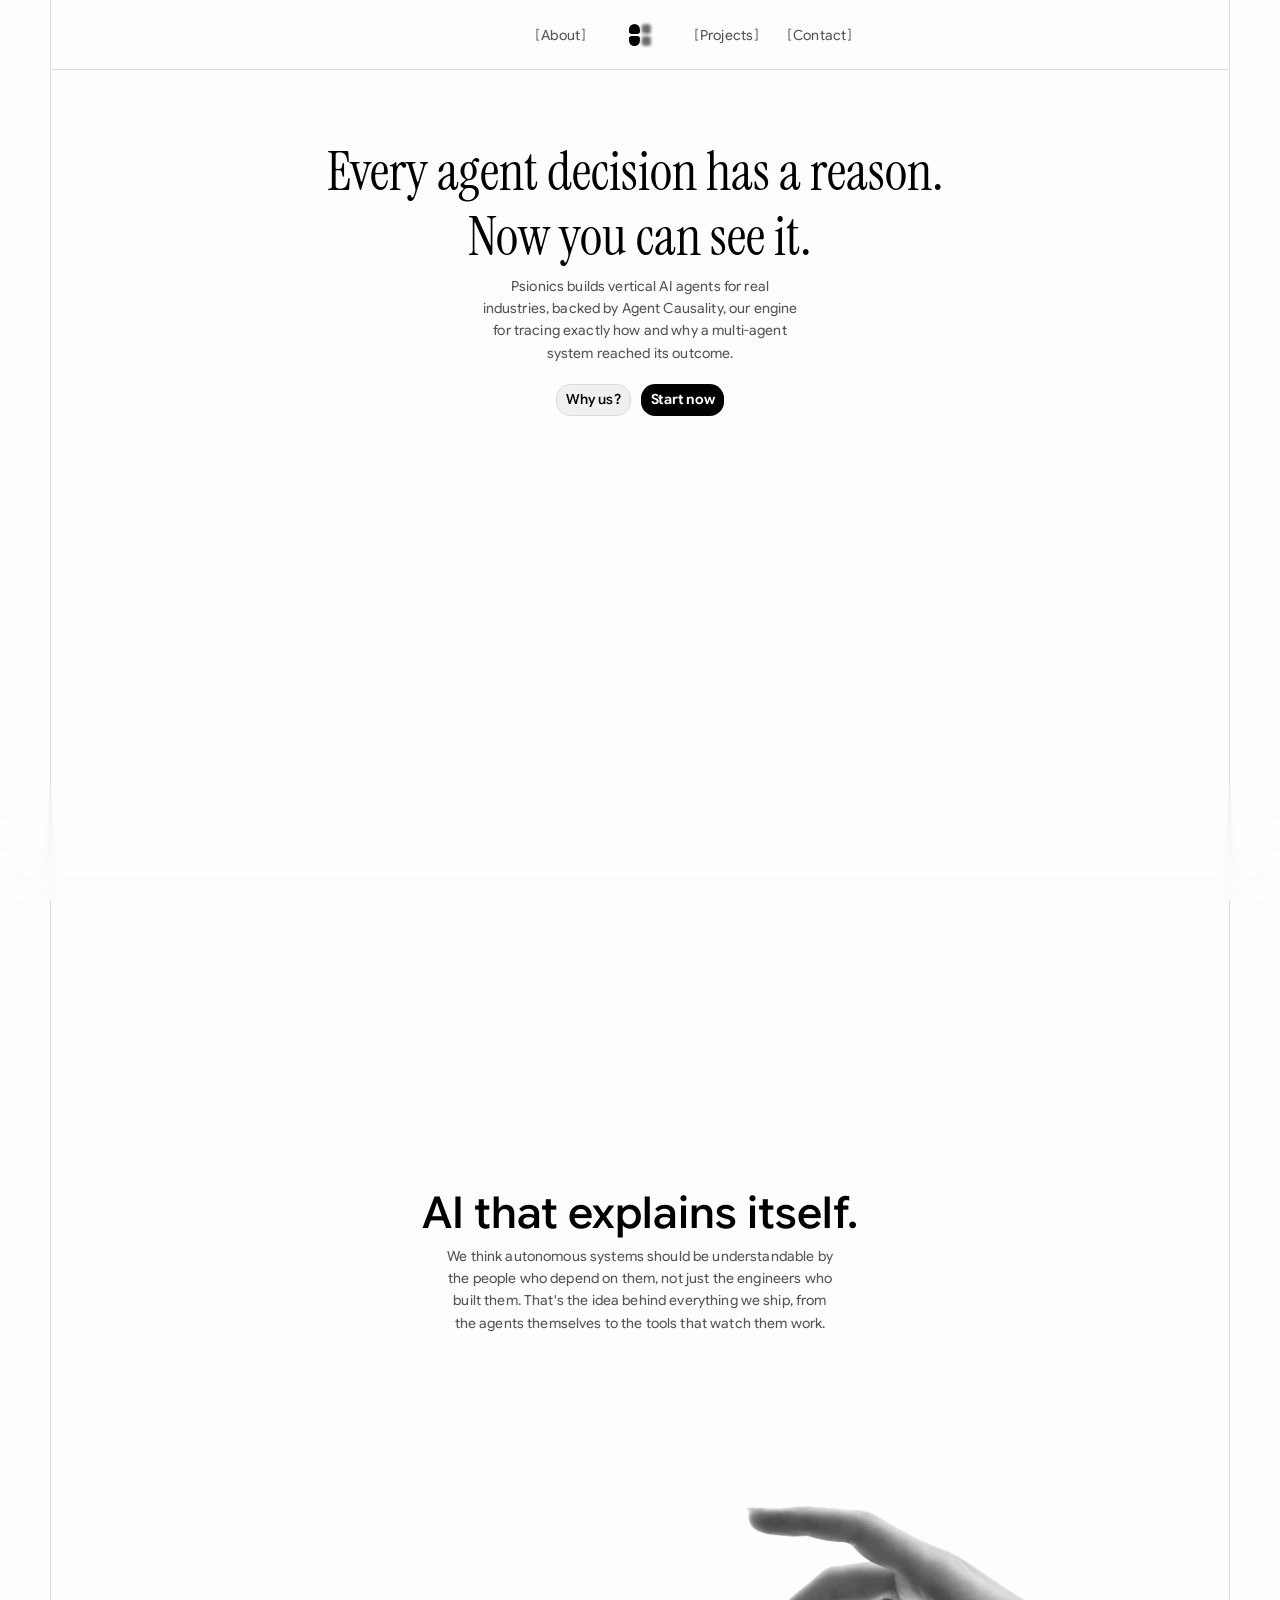
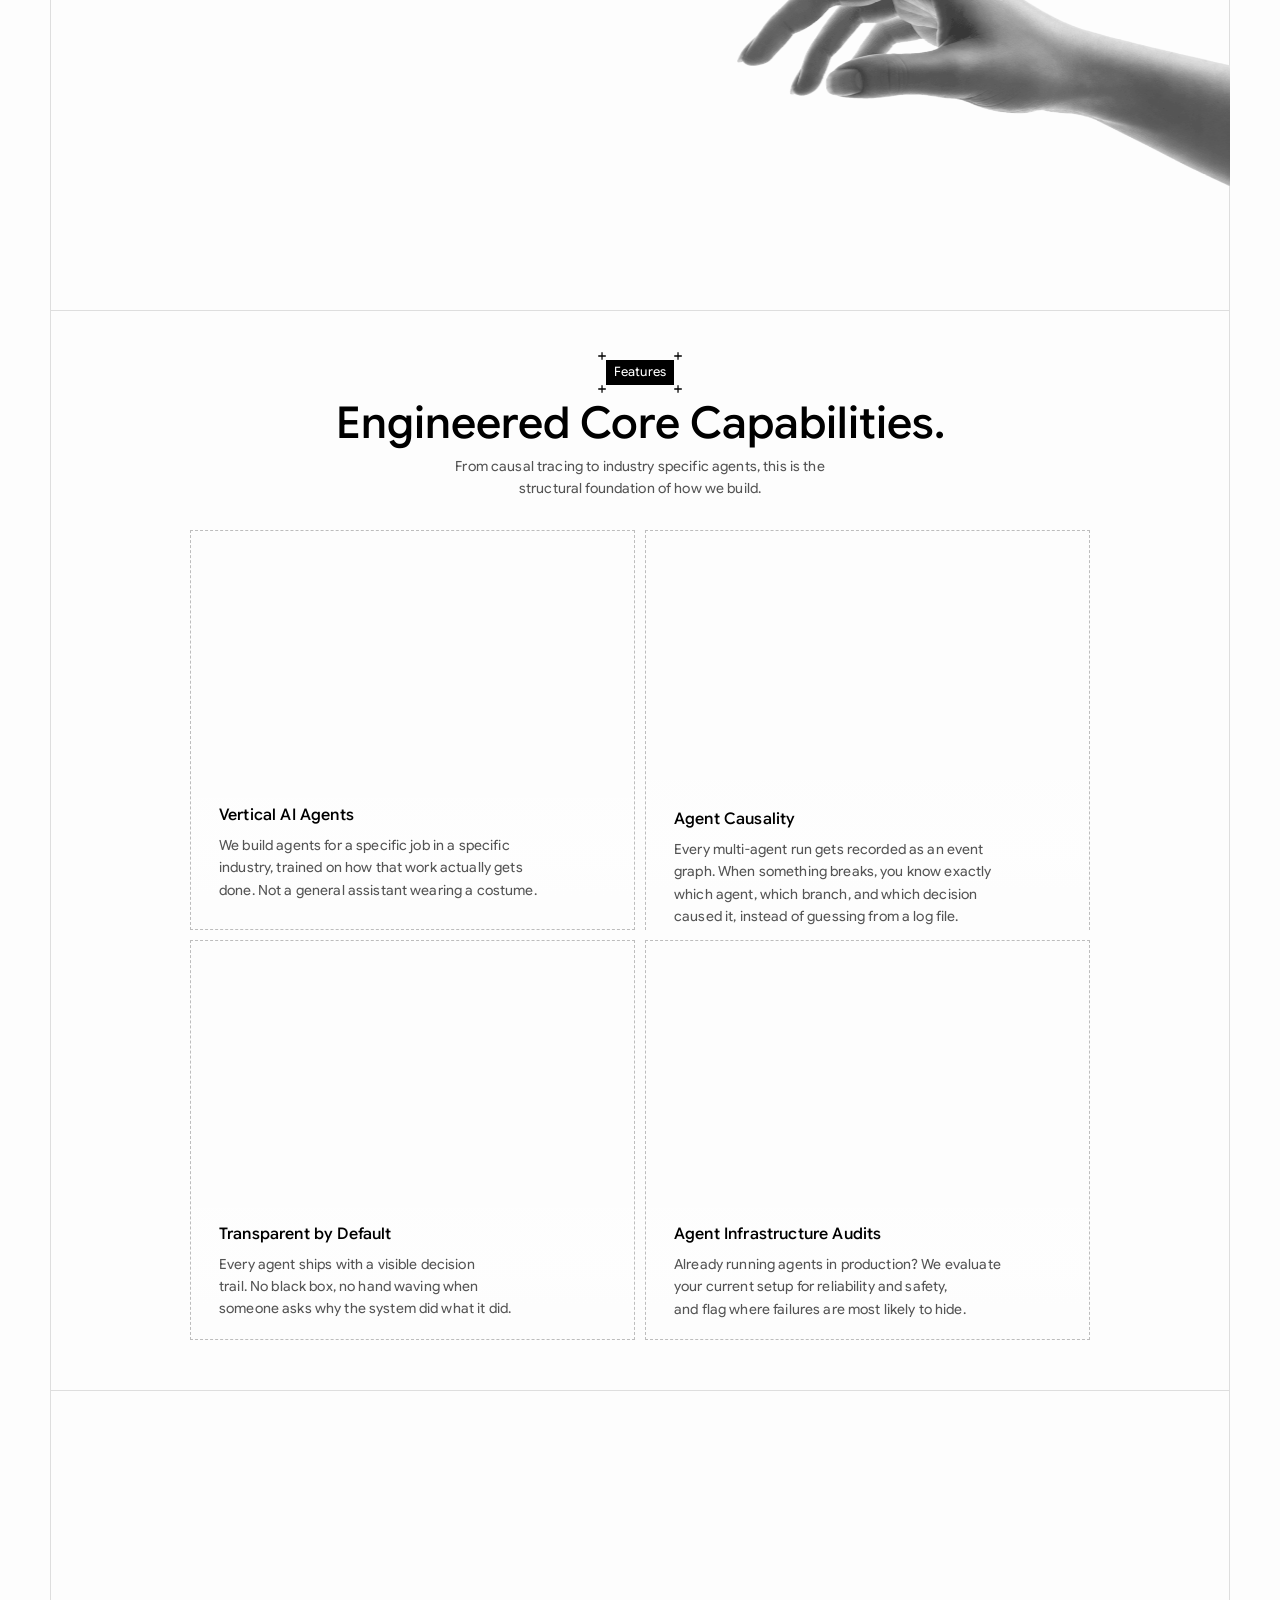
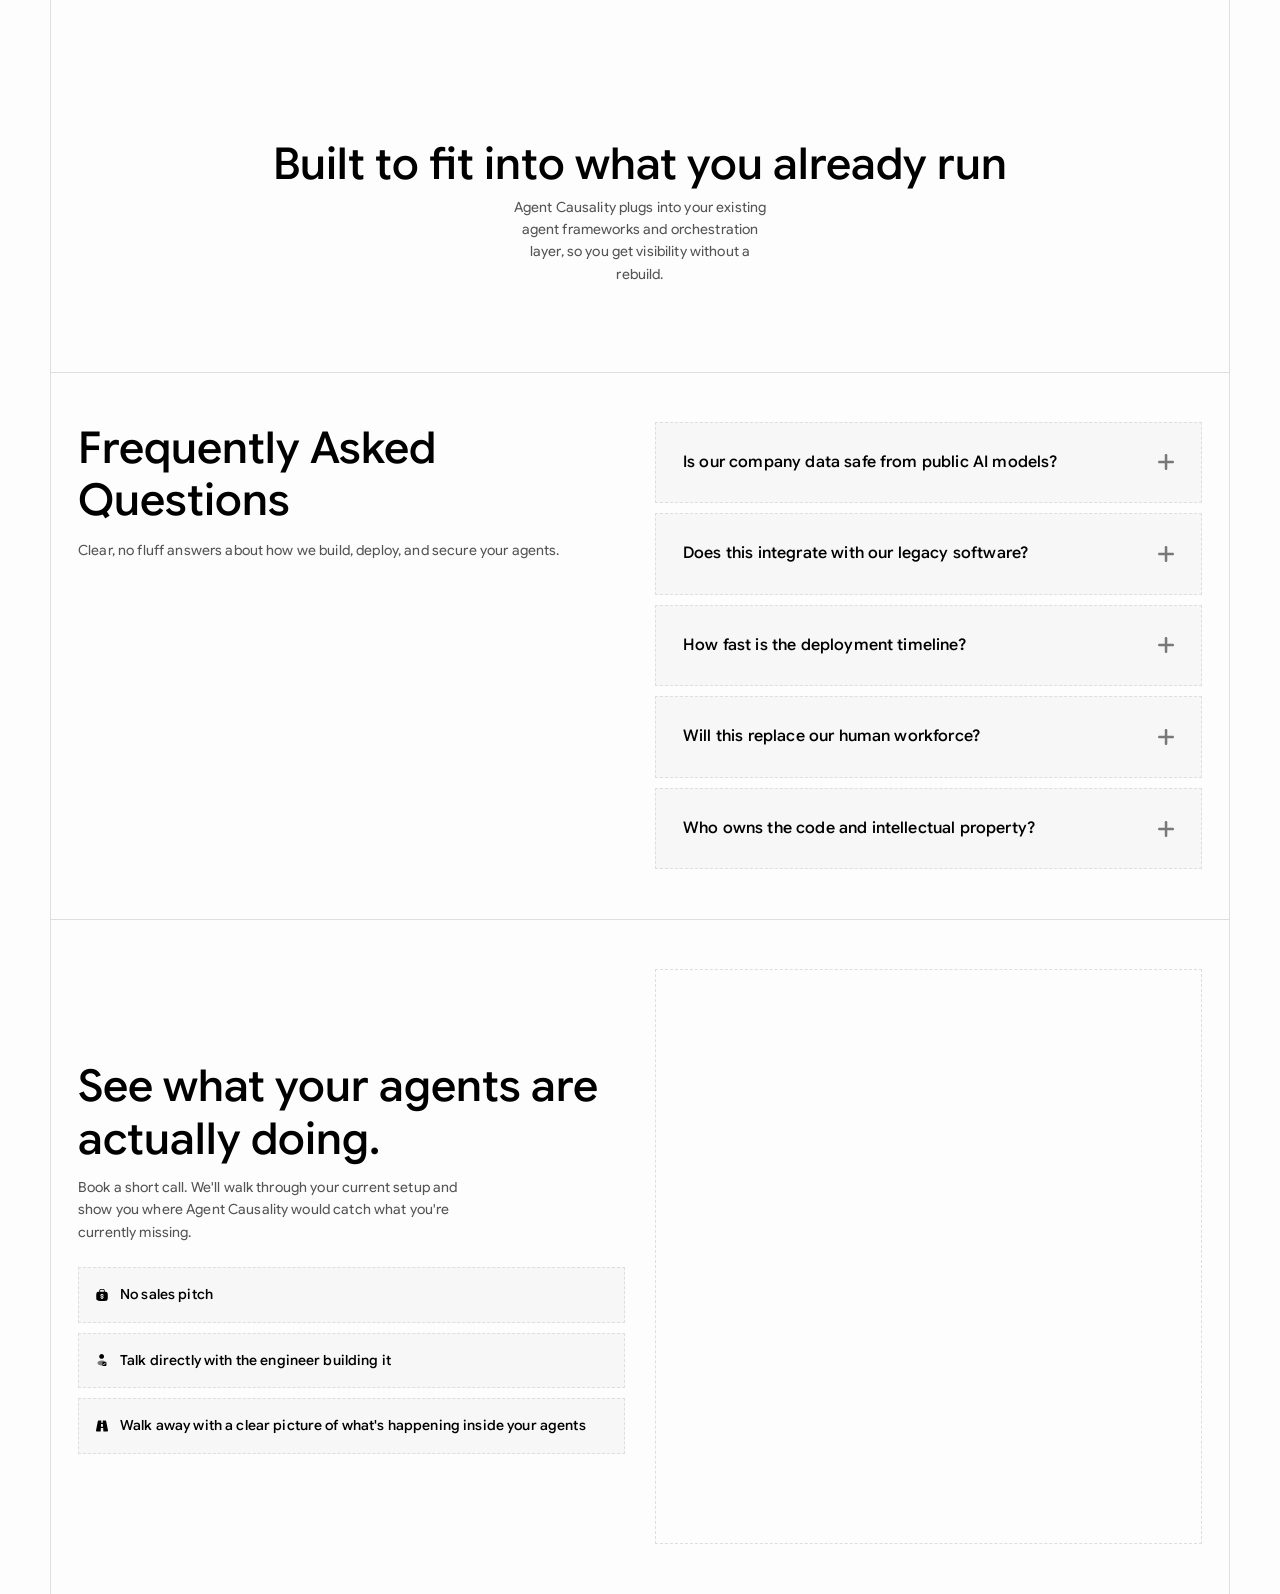
<file: web/about.html>
<!doctype html>
<!-- Made in Framer · framer.com ✨ -->
<!-- Published Aug 22, 2026, 8:45 PM UTC -->
<html lang="en" data-redirect-timezone="1" dir="ltr">
<head>
	<meta charset="utf-8">
	<meta name="viewport" content="width=device-width">
	<meta name="generator" content="Site 27c13c3">
	<title>Psionics</title>
    <meta name="description" content="Made with Site">
    <meta name="framer-search-index" content="https://framerusercontent.com/sites/24EMgg3p4VVwy2FYUBpUP5/searchIndex-9DX5m1fhhprA.json">
    <meta name="framer-search-index-fallback" content="https://framerusercontent.com/sites/24EMgg3p4VVwy2FYUBpUP5/searchIndex-yzGtSS8O4ef8.json">
    <link href="../content/assets/icon.png" rel="icon">
    <link rel="apple-touch-icon" href="../content/images/app-icon.png">
    <!-- Open Graph -->
    <meta property="og:type" content="website">
    <meta property="og:title" content="Psionics">
    <meta property="og:description" content="Made with Site">
    <!-- X -->
    <meta name="twitter:card" content="summary_large_image">
    <meta name="twitter:title" content="Psionics">
    <meta name="twitter:description" content="Made with Site">
	
	
	<script>try{if(localStorage.getItem("__framer_force_showing_editorbar_since")){const n=document.createElement("link");n.rel="modulepreload";n.href="https://framer.com/edit/init.mjs";document.head.appendChild(n)}}catch(e){}</script>
	<link rel="canonical" href="/about"><meta property="og:url" content="https://blushing-tasks-140990.site.app/about"><!-- Start of headStart -->
    
    <!-- End of headStart -->
	
	<link rel="stylesheet" href="/web/psionics-fonts.css">
	<link href="https://fonts.gstatic.com" rel="preconnect" crossorigin>
	
	<meta name="robots" content="max-image-preview:large"><style data-framer-breakpoint-css>@media(min-width: 1200px){.hidden-1o75qfl{display:none!important}}@media(min-width: 810px) and (max-width: 1199.98px){.hidden-14j2ou3{display:none!important}}@media(max-width: 809.98px){.hidden-33rzvb{display:none!important}}@media(max-width: 809.98px){.hidden-1xn8rl8{display:none!important}}@media(min-width: 810px) and (max-width: 1199.98px){.hidden-1pxqvew{display:none!important}}@media(min-width: 1200px){.hidden-yqpees{display:none!important}}</style><style data-framer-css-ssr-minified data-framer-components="framer-lib-cursors-host framer-LqpOF PropertyOverrides framer-OzwMP framer-lcQ9o framer-lib-combinedCSSRules framer-jro2V framer-e8X8k framer-TkHJU framer-a5u2z framer-RMCgO framer-ObMmC framer-dRrz1 framer-QM3n8 framer-hguIJ framer-iG2Tq framer-69FHJ framer-OfVLa framer-DPOTx framer-9Ce6R framer-67dhO framer-OJFXs framer-bHJSy framer-8wlZ9">html,body,#main{box-sizing:border-box;margin:0;padding:0}:root{-webkit-font-smoothing:antialiased;-moz-osx-font-smoothing:grayscale}*{box-sizing:border-box;-webkit-font-smoothing:inherit}h1,h2,h3,h4,h5,h6,p,figure{margin:0}body,input,textarea,select,button{font-family:sans-serif;font-size:12px}body{--token-358f9ea8-35a8-474d-aea3-3d32a4090f35:#fff;--token-285ef153-d569-42f5-b925-84d6d4b8fa63:#000;--token-fe732e94-f30f-4945-91af-015cdcf1f937:#0000000d;--token-c501e0d1-c10e-4ef2-baa7-db83ded46808:#0000001a;--token-66b6d7ff-ba33-4d69-8906-b2633b6d4a86:#545454;--token-6e6e337d-28cc-44d1-a0da-bb7b5b6c59e1:#000;--token-7e7d9213-6afe-4309-afa8-7dccf478cb0d:#dedede;--token-6c8d10ba-463b-4990-b64f-32918ca2d4f2:#fdfdfd;--token-d8ccb723-1f35-4e56-aba6-0694e1de791e:#000;--token-ee24881a-d59f-4831-81c5-31b2a73efdd2:#787878;--token-184dcff3-e572-4075-ade0-8c6d8e309c5e:#787878;--token-67254f3c-b607-431f-8193-1d669a2bdcca:#a1a1a1;--token-0375e251-61b8-4925-a799-386df3afe9b8:#000;--token-8a48a509-d30c-45be-ab76-ca7d93a6ff7a:#333;--token-71d4309d-2a6d-4aaa-bb59-7fc6ce2d6262:#0000001a;--token-70c2ae7b-a5e6-4414-a82e-94a47fd10245:#333;--token-1f4a9512-b90d-4ca4-bb0a-8c8034c20bcc:#00000008;--token-95a8f7e0-de26-4a21-abd8-7324f048c094:#bdbdbd;--token-72a59867-6fb7-4e45-af48-7fdda01d52cf:#fff;--token-18b15b83-4ec0-475b-b37c-540277e0faa8:#fff;--token-813ec4a8-3f64-40f4-ae75-c758ceafa922:#636363;--token-19bed0b5-c586-49d3-b40e-9867aec7f20a:#5b9cfc;--token-4a1e7493-0681-4389-9ee4-885b715421ed:#5b9cfc33;--token-2035a202-617c-4af0-aa75-ad99be73f16c:#3455fa;--token-88de8be5-fdc6-43ad-98d5-dc2e7d77e5cc:#f7f7f7;--token-60c35037-d3eb-4419-8c24-e6ccda86fba2:#000;--token-74f0a186-517f-42e6-9594-419eaad265e0:#2040e3;--token-487debdd-9588-4cf5-b389-1f7017cbcedd:#ededed;--token-50035390-3908-4921-abeb-233ceaab1b03:#000;--token-0492d6f2-d22d-49e2-88a7-a7e4b06bd484:#f24;--token-b06755cf-e72e-4b54-b92e-df84e1441a16:#ff224426;--token-4e110321-98f8-47ee-937e-751736baa2db:gray;--token-6d5ee4b8-b586-4209-ba49-2bd9ee06fba3:#0000;--token-f3a0c9ff-8414-4b74-ab31-ac24b461709f:#000;--token-8d93de31-742e-4952-a5e4-180cad41a568:#000}@supports (z-index:calc(infinity)){#__framer-badge-container{--infinity:infinity}}#__framer-badge-container{pointer-events:none;width:100%;z-index:calc(var(--infinity,2147480000));justify-content:flex-end;padding:20px;display:flex;position:fixed;bottom:0}@supports (background:-webkit-named-image(i)) and (not (grid-template-rows:subgrid)){body{--framer-will-change-override:transform}}@supports (background:-webkit-named-image(i)) and (not (position-area:top right)){body{--framer-will-change-filter-override:filter}}[data-framer-component-type=Text] div div span,[data-framer-component-type=Text] a div span,[data-framer-component-type=Text] span span span,[data-framer-component-type=Text] p span span,[data-framer-component-type=Text] h1 span span,[data-framer-component-type=Text] h2 span span,[data-framer-component-type=Text] h3 span span,[data-framer-component-type=Text] h4 span span,[data-framer-component-type=Text] h5 span span,[data-framer-component-type=Text] h6 span span,[data-framer-component-type=Text] a{font-family:var(--font-family);font-style:var(--font-style);font-weight:min(calc(var(--framer-font-weight-increase,0) + var(--font-weight,400)),900);color:var(--text-color);letter-spacing:var(--letter-spacing);font-size:var(--font-size);text-transform:var(--text-transform);--text-decoration:var(--framer-text-decoration-style,solid)var(--framer-text-decoration,none)var(--framer-text-decoration-color,currentcolor)var(--framer-text-decoration-thickness,auto);--text-decoration-skip-ink:var(--framer-text-decoration-skip-ink);--text-underline-offset:var(--framer-text-decoration-offset);line-height:var(--line-height);--font-family:var(--framer-font-family);--font-style:var(--framer-font-style);--font-weight:var(--framer-font-weight);--text-color:var(--framer-text-color);--letter-spacing:var(--framer-letter-spacing);--font-size:var(--framer-font-size);--text-transform:var(--framer-text-transform);--line-height:var(--framer-line-height)}@supports not (color:color(display-p3 1 1 1)){p.framer-text,div.framer-text,h1.framer-text,h2.framer-text,h3.framer-text,h4.framer-text,h5.framer-text,h6.framer-text,li.framer-text,ol.framer-text,ul.framer-text,span.framer-text:not([data-text-fill]){color:var(--framer-blockquote-text-color-rgb,var(--framer-blockquote-text-color,var(--framer-text-color-rgb,var(--framer-text-color,#000))));-webkit-text-stroke-color:var(--framer-text-stroke-color-rgb,var(--framer-text-stroke-color,initial))}mark.framer-text{background-color:var(--framer-blockquote-text-background-color-rgb,var(--framer-blockquote-text-background-color,var(--framer-text-background-color-rgb,var(--framer-text-background-color,initial))))}}@supports not (color:color(display-p3 1 1 1)){code.framer-text,code.framer-text span.framer-text:not([data-text-fill]){color:var(--framer-blockquote-text-color-rgb,var(--framer-blockquote-text-color,var(--framer-code-text-color-rgb,var(--framer-code-text-color,var(--framer-text-color-rgb,var(--framer-text-color,#000))))))}}@supports not (color:color(display-p3 1 1 1)){a.framer-text,span.framer-text[data-nested-link]{color:var(--framer-link-text-color-rgb,var(--framer-link-text-color,var(--framer-blockquote-text-color-rgb,var(--framer-blockquote-text-color,var(--framer-text-color-rgb,var(--framer-text-color,#000))))));background-color:var(--framer-link-text-background-color-rgb,var(--framer-link-text-background-color,initial));-webkit-text-decoration-color:var(--framer-link-text-decoration-color-rgb,var(--framer-link-text-decoration-color,var(--framer-text-decoration-color-rgb,var(--framer-text-decoration-color,currentcolor))));text-decoration-color:var(--framer-link-text-decoration-color-rgb,var(--framer-link-text-decoration-color,var(--framer-text-decoration-color-rgb,var(--framer-text-decoration-color,currentcolor))))}}@supports not (color:color(display-p3 1 1 1)){code.framer-text a.framer-text,code.framer-text a.framer-text span.framer-text:not([data-text-fill]),code.framer-text span.framer-text[data-nested-link],code.framer-text span.framer-text[data-nested-link] span.framer-text:not([data-text-fill]){color:var(--framer-link-text-color-rgb,var(--framer-link-text-color,var(--framer-blockquote-text-color-rgb,var(--framer-blockquote-text-color,var(--framer-code-text-color-rgb,var(--framer-code-text-color,var(--framer-text-color-rgb,var(--framer-text-color,#000))))))))}}@supports not (color:color(display-p3 1 1 1)){a.framer-text:hover,span.framer-text[data-nested-link]:hover{color:var(--framer-link-hover-text-color-rgb,var(--framer-link-hover-text-color,var(--framer-link-text-color-rgb,var(--framer-link-text-color,var(--framer-blockquote-text-color-rgb,var(--framer-blockquote-text-color,var(--framer-text-color-rgb,var(--framer-text-color,#000))))))));background-color:var(--framer-link-hover-text-background-color-rgb,var(--framer-link-hover-text-background-color,var(--framer-link-text-background-color-rgb,var(--framer-link-text-background-color,var(--framer-text-background-color-rgb,var(--framer-text-background-color,initial))))));-webkit-text-decoration-color:var(--framer-link-hover-text-decoration-color-rgb,var(--framer-link-hover-text-decoration-color,var(--framer-link-text-decoration-color-rgb,var(--framer-link-text-decoration-color,var(--framer-text-decoration-color-rgb,var(--framer-text-decoration-color,currentcolor))))));text-decoration-color:var(--framer-link-hover-text-decoration-color-rgb,var(--framer-link-hover-text-decoration-color,var(--framer-link-text-decoration-color-rgb,var(--framer-link-text-decoration-color,var(--framer-text-decoration-color-rgb,var(--framer-text-decoration-color,currentcolor))))))}}@supports not (color:color(display-p3 1 1 1)){code.framer-text a.framer-text:hover,code.framer-text span.framer-text[data-nested-link]:hover{color:var(--framer-link-hover-text-color-rgb,var(--framer-link-hover-text-color,var(--framer-link-text-color-rgb,var(--framer-link-text-color,var(--framer-blockquote-text-color-rgb,var(--framer-blockquote-text-color,var(--framer-code-text-color-rgb,var(--framer-code-text-color,var(--framer-text-color-rgb,var(--framer-text-color,#000))))))))))}}@supports not (color:color(display-p3 1 1 1)){a.framer-text[data-framer-page-link-current],span.framer-text[data-framer-page-link-current]{color:var(--framer-link-current-text-color-rgb,var(--framer-link-current-text-color,var(--framer-link-text-color-rgb,var(--framer-link-text-color,var(--framer-text-color-rgb,var(--framer-text-color,#000))))));background-color:var(--framer-link-current-text-background-color-rgb,var(--framer-link-current-text-background-color,var(--framer-link-text-background-color-rgb,var(--framer-link-text-background-color,var(--framer-text-background-color-rgb,var(--framer-text-background-color,initial))))));-webkit-text-decoration-color:var(--framer-link-current-text-decoration-color-rgb,var(--framer-link-current-text-decoration-color,var(--framer-link-text-decoration-color-rgb,var(--framer-link-text-decoration-color,var(--framer-text-decoration-color-rgb,var(--framer-text-decoration-color,currentcolor))))));text-decoration-color:var(--framer-link-current-text-decoration-color-rgb,var(--framer-link-current-text-decoration-color,var(--framer-link-text-decoration-color-rgb,var(--framer-link-text-decoration-color,var(--framer-text-decoration-color-rgb,var(--framer-text-decoration-color,currentcolor))))))}}@supports not (color:color(display-p3 1 1 1)){code.framer-text a.framer-text[data-framer-page-link-current],code.framer-text a.framer-text[data-framer-page-link-current] span.framer-text:not([data-text-fill]),code.framer-text span.framer-text[data-framer-page-link-current],code.framer-text span.framer-text[data-framer-page-link-current] span.framer-text:not([data-text-fill]){color:var(--framer-link-current-text-color-rgb,var(--framer-link-current-text-color,var(--framer-link-text-color-rgb,var(--framer-link-text-color,var(--framer-code-text-color-rgb,var(--framer-code-text-color,var(--framer-text-color-rgb,var(--framer-text-color,#000))))))));background-color:var(--framer-link-current-text-background-color-rgb,var(--framer-link-current-text-background-color,var(--framer-link-text-background-color-rgb,var(--framer-link-text-background-color,var(--framer-text-background-color-rgb,var(--framer-text-background-color,initial))))))}}@supports not (color:color(display-p3 1 1 1)){a.framer-text[data-framer-page-link-current]:hover,span.framer-text[data-framer-page-link-current]:hover{color:var(--framer-link-hover-text-color-rgb,var(--framer-link-hover-text-color,var(--framer-link-current-text-color-rgb,var(--framer-link-current-text-color,var(--framer-link-text-color-rgb,var(--framer-link-text-color,var(--framer-code-text-color-rgb,var(--framer-code-text-color,var(--framer-text-color-rgb,var(--framer-text-color,#000))))))))));background-color:var(--framer-link-hover-text-background-color-rgb,var(--framer-link-hover-text-background-color,var(--framer-link-current-text-background-color-rgb,var(--framer-link-current-text-background-color,var(--framer-link-text-background-color-rgb,var(--framer-link-text-background-color,initial))))));-webkit-text-decoration-color:var(--framer-link-hover-text-decoration-color-rgb,var(--framer-link-hover-text-decoration-color,var(--framer-link-current-text-decoration-color-rgb,var(--framer-link-current-text-decoration-color,var(--framer-link-text-decoration-color-rgb,var(--framer-link-text-decoration-color,var(--framer-text-decoration-color-rgb,var(--framer-text-decoration-color,currentcolor))))))));text-decoration-color:var(--framer-link-hover-text-decoration-color-rgb,var(--framer-link-hover-text-decoration-color,var(--framer-link-current-text-decoration-color-rgb,var(--framer-link-current-text-decoration-color,var(--framer-link-text-decoration-color-rgb,var(--framer-link-text-decoration-color,var(--framer-text-decoration-color-rgb,var(--framer-text-decoration-color,currentcolor))))))))}}@supports not (color:color(display-p3 1 1 1)){code.framer-text a.framer-text[data-framer-page-link-current]:hover,code.framer-text a.framer-text[data-framer-page-link-current]:hover span.framer-text:not([data-text-fill]),code.framer-text span.framer-text[data-framer-page-link-current]:hover,code.framer-text span.framer-text[data-framer-page-link-current]:hover span.framer-text:not([data-text-fill]){color:var(--framer-link-hover-text-color-rgb,var(--framer-link-hover-text-color,var(--framer-link-current-text-color-rgb,var(--framer-link-current-text-color,var(--framer-link-text-color-rgb,var(--framer-link-text-color,var(--framer-code-text-color-rgb,var(--framer-code-text-color,var(--framer-text-color-rgb,var(--framer-text-color,#000))))))))));background-color:var(--framer-link-hover-text-background-color-rgb,var(--framer-link-hover-text-background-color,var(--framer-link-current-text-background-color-rgb,var(--framer-link-current-text-background-color,var(--framer-link-text-background-color-rgb,var(--framer-link-text-background-color,initial))))))}}[data-framer-component-type=Stack]:not([data-framer-generated])>*,[data-framer-component-type=Stack]:not([data-framer-generated])>[data-framer-component-type],NavigationContainer [data-framer-component-type=NavigationContainer]>*,[data-framer-component-type=NavigationContainer]>[data-framer-component-type]{position:relative}@supports not (overflow:clip){:root{--overflow-clip-fallback:hidden}}@supports (background:-webkit-named-image(i)) and (not (contain-intrinsic-size:inherit)){div.framer-text,p.framer-text,h1.framer-text,h2.framer-text,h3.framer-text,h4.framer-text,h5.framer-text,h6.framer-text,ol.framer-text,ul.framer-text,li.framer-text,blockquote.framer-text,.framer-text.framer-image{display:var(--text-truncation-display-inline-for-safari-16,revert)}div.framer-text:after,p.framer-text:after,h1.framer-text:after,h2.framer-text:after,h3.framer-text:after,h4.framer-text:after,h5.framer-text:after,h6.framer-text:after,ol.framer-text:after,ul.framer-text:after,li.framer-text:after,blockquote.framer-text:after,.framer-text.framer-image:after{content:var(--text-truncation-line-break-for-safari-16);white-space:pre}.framer-text.framer-text-module,.framer-text.framer-table-wrapper{display:var(--text-truncation-display-none-for-safari-16,revert)}p.framer-text[data-text-fill]{display:var(--text-truncation-display-inline-for-safari-16,inline-block)}}@supports (corner-shape:superellipse(2)){:root{--one-if-corner-shape-supported:1}}.framer-cursor-none,.framer-cursor-none *{cursor:none!important}.framer-pointer-events-none,.framer-pointer-events-none *{pointer-events:none!important}@supports (aspect-ratio:1){body{--framer-aspect-ratio-supported:auto}}.framer-LqpOF.framer-7fmlcf,.framer-LqpOF .framer-7fmlcf{display:block}.framer-LqpOF.framer-yqpees{--selection-background-color:var(--token-4a1e7493-0681-4389-9ee4-885b715421ed,#5b9cfc33);--selection-color:var(--token-19bed0b5-c586-49d3-b40e-9867aec7f20a,#5b9cfc);background-color:var(--token-6c8d10ba-463b-4990-b64f-32918ca2d4f2,#f5f5f5);height:min-content;overflow:var(--overflow-clip-fallback,clip);flex-flow:column;place-content:center flex-start;align-items:center;gap:0;width:100%;padding:0;display:flex;position:relative}.framer-LqpOF .framer-sfzdwg-container{height:70px;position:var(--framer-canvas-fixed-position,fixed);z-index:10;flex:none;order:-1000;width:100%;top:0;left:0%}.framer-LqpOF.framer-1w73dgk{-webkit-user-select:none;user-select:none;position:fixed;inset:0}.framer-LqpOF.framer-13ncolp{z-index:9;flex-flow:row;flex:none;place-content:center;align-items:center;gap:10px;width:100%;height:100vh;padding:0 12px;display:flex;position:fixed;top:0;left:0;overflow:visible}.framer-LqpOF .framer-130i9u6-container{will-change:var(--framer-will-change-effect-override,transform);flex:1 0 0;width:1px;height:100%;position:relative}.framer-LqpOF .framer-tg3zgh{margin:0;background:0 0;flex-grow:1;width:0;height:0;margin-bottom:0;position:relative}.framer-LqpOF .framer-12ffj3x-container{bottom:calc(calc(100% - min(var(--framer-viewport-height,100%),100%)) + 0px);pointer-events:none;height:240px;position:var(--framer-canvas-fixed-position,fixed);z-index:10;flex:none;order:1002;width:100%;left:0}.framer-LqpOF .framer-1pg213s-container{flex:none;order:1003;width:100%;height:auto;position:relative}[data-layout-template=true]>#overlay{margin-bottom:0}.framer-LqpOF[data-selection=true] * ::selection{color:var(--selection-color,none);background-color:var(--selection-background-color,none)}.framer-LqpOF [data-selection=true] * ::selection{color:var(--selection-color,none);background-color:var(--selection-background-color,none)}@media (max-width:809.98px){.framer-LqpOF .framer-sfzdwg-container{width:unset;left:12px;right:12px}}.ssr-variant{display:contents}@supports (aspect-ratio:1){body{--framer-aspect-ratio-supported:auto}}.framer-OzwMP.framer-xkaqe6,.framer-OzwMP .framer-xkaqe6{display:block}.framer-OzwMP.framer-wl7jcf{height:70px;overflow:var(--overflow-clip-fallback,clip);flex-flow:row;place-content:center;align-items:center;gap:10px;width:1000px;padding:0;display:flex;position:relative}.framer-OzwMP .framer-1uuh4hs{max-width:1180px;height:100%;overflow:var(--overflow-clip-fallback,clip);flex-flow:row;flex:1 0 0;place-content:center;align-items:center;gap:0;width:1px;padding:0 28px;display:flex;position:relative}.framer-OzwMP .framer-1nb70iu{height:min-content;overflow:var(--overflow-clip-fallback,clip);flex-flow:row;flex:1 0 0;place-content:center flex-end;align-items:center;gap:20px;width:1px;padding:0;display:flex;position:relative}.framer-OzwMP .framer-q19tcp-container,.framer-OzwMP .framer-btbdi1-container,.framer-OzwMP .framer-1p6qu0m-container,.framer-OzwMP .framer-mqlrmf-container,.framer-OzwMP .framer-pu3uca-container{flex:none;width:auto;height:auto;position:relative}.framer-OzwMP .framer-g3w6q6{flex-flow:row;flex:none;place-content:center;align-items:center;gap:10px;width:22px;height:22px;padding:0;text-decoration:none;display:flex;position:absolute;top:calc(50% - 11px);left:calc(50% - 11px);overflow:visible}.framer-OzwMP .framer-11azskw-container{will-change:var(--framer-will-change-effect-override,transform);z-index:1;flex:1 0 0;width:1px;height:auto;position:relative}.framer-OzwMP .framer-1ck6rat{height:100%;overflow:var(--overflow-clip-fallback,clip);pointer-events:none;flex:none;width:100px;position:relative}.framer-OzwMP .framer-9z2jr8{height:min-content;overflow:var(--overflow-clip-fallback,clip);flex-flow:row;flex:1 0 0;place-content:center flex-start;align-items:center;gap:20px;width:1px;padding:0;display:flex;position:relative}.framer-OzwMP.framer-v-mm42p5 .framer-1uuh4hs{max-width:780px}.framer-OzwMP.framer-v-19k9xp4.framer-wl7jcf,.framer-OzwMP.framer-v-ks8b7i.framer-wl7jcf{width:366px}.framer-OzwMP.framer-v-19k9xp4 .framer-1uuh4hs,.framer-OzwMP.framer-v-ks8b7i .framer-1uuh4hs{gap:unset;justify-content:space-between;max-width:600px}.framer-OzwMP.framer-v-19k9xp4 .framer-g3w6q6,.framer-OzwMP.framer-v-ks8b7i .framer-g3w6q6{left:unset;top:unset;z-index:1;position:relative}.framer-OzwMP[data-border=true]:after,.framer-OzwMP [data-border=true]:after{content:"";border-width:var(--border-top-width,0)var(--border-right-width,0)var(--border-bottom-width,0)var(--border-left-width,0);border-color:var(--border-color,none);border-style:var(--border-style,none);box-sizing:border-box;border-radius:inherit;corner-shape:inherit;pointer-events:none;width:100%;height:100%;position:absolute;top:0;left:0}.framer-lcQ9o.framer-h5u78t,.framer-lcQ9o .framer-h5u78t{display:block}.framer-lcQ9o.framer-jxkc1m{cursor:pointer;height:min-content;overflow:var(--overflow-clip-fallback,clip);will-change:var(--framer-will-change-override,transform);flex-flow:row;place-content:center;align-items:center;gap:10px;width:min-content;padding:4px 10px;text-decoration:none;display:flex;position:relative}.framer-lcQ9o .framer-1hiziu2{-webkit-user-select:none;user-select:none;white-space:pre;flex:none;width:auto;height:auto;position:relative}.framer-lcQ9o .framer-1gf40pe{-webkit-user-select:none;user-select:none;pointer-events:none;white-space:pre;z-index:1;flex:none;width:auto;height:auto;position:absolute;top:49%;left:4px}.framer-lcQ9o .framer-1acvs8d{-webkit-user-select:none;user-select:none;pointer-events:none;white-space:pre;z-index:1;flex:none;width:auto;height:auto;position:absolute;top:49%;right:4px}.framer-lcQ9o.framer-v-vzrzat.framer-jxkc1m{cursor:default}.framer-lcQ9o.framer-v-jxkc1m.hover .framer-1gf40pe{left:0}.framer-lcQ9o.framer-v-jxkc1m.hover .framer-1acvs8d{right:0}.framer-lcQ9o[data-border=true]:after,.framer-lcQ9o [data-border=true]:after{content:"";border-width:var(--border-top-width,0)var(--border-right-width,0)var(--border-bottom-width,0)var(--border-left-width,0);border-color:var(--border-color,none);border-style:var(--border-style,none);box-sizing:border-box;border-radius:inherit;corner-shape:inherit;pointer-events:none;width:100%;height:100%;position:absolute;top:0;left:0}body{--framer-will-change-override:none}@supports (background:-webkit-named-image(i)) and (not (grid-template-rows:subgrid)){body{--framer-will-change-override:transform}}body{--framer-will-change-filter-override:none}@supports (background:-webkit-named-image(i)) and (not (position-area:top right)){body{--framer-will-change-filter-override:filter}}[data-framer-component-type]{position:absolute}[data-framer-component-type=Text]{cursor:inherit}[data-framer-component-text-autosized] *{white-space:pre}[data-framer-component-type=Text]>*{text-align:var(--framer-text-alignment,start)}[data-framer-component-type=Text] span span,[data-framer-component-type=Text] p span,[data-framer-component-type=Text] h1 span,[data-framer-component-type=Text] h2 span,[data-framer-component-type=Text] h3 span,[data-framer-component-type=Text] h4 span,[data-framer-component-type=Text] h5 span,[data-framer-component-type=Text] h6 span{display:block}[data-framer-component-type=Text] span span span,[data-framer-component-type=Text] p span span,[data-framer-component-type=Text] h1 span span,[data-framer-component-type=Text] h2 span span,[data-framer-component-type=Text] h3 span span,[data-framer-component-type=Text] h4 span span,[data-framer-component-type=Text] h5 span span,[data-framer-component-type=Text] h6 span span{display:unset}[data-framer-component-type=Text] div div span,[data-framer-component-type=Text] a div span,[data-framer-component-type=Text] span span span,[data-framer-component-type=Text] p span span,[data-framer-component-type=Text] h1 span span,[data-framer-component-type=Text] h2 span span,[data-framer-component-type=Text] h3 span span,[data-framer-component-type=Text] h4 span span,[data-framer-component-type=Text] h5 span span,[data-framer-component-type=Text] h6 span span,[data-framer-component-type=Text] a{font-family:var(--font-family);font-style:var(--font-style);font-weight:min(calc(var(--framer-font-weight-increase,0) + var(--font-weight,400)),900);color:var(--text-color);letter-spacing:var(--letter-spacing);font-size:var(--font-size);text-transform:var(--text-transform);--text-decoration:var(--framer-text-decoration-style,solid)var(--framer-text-decoration,none)var(--framer-text-decoration-color,currentcolor)var(--framer-text-decoration-thickness,auto);--text-decoration-skip-ink:var(--framer-text-decoration-skip-ink);--text-underline-offset:var(--framer-text-decoration-offset);line-height:var(--line-height);--font-family:var(--framer-font-family);--font-style:var(--framer-font-style);--font-weight:var(--framer-font-weight);--text-color:var(--framer-text-color);--letter-spacing:var(--framer-letter-spacing);--font-size:var(--framer-font-size);--text-transform:var(--framer-text-transform);--line-height:var(--framer-line-height)}[data-framer-component-type=Text] a,[data-framer-component-type=Text] a div span,[data-framer-component-type=Text] a span span span,[data-framer-component-type=Text] a p span span,[data-framer-component-type=Text] a h1 span span,[data-framer-component-type=Text] a h2 span span,[data-framer-component-type=Text] a h3 span span,[data-framer-component-type=Text] a h4 span span,[data-framer-component-type=Text] a h5 span span,[data-framer-component-type=Text] a h6 span span{--font-family:var(--framer-link-font-family,var(--framer-font-family));--font-style:var(--framer-link-font-style,var(--framer-font-style));--font-weight:var(--framer-link-font-weight,var(--framer-font-weight));--text-color:var(--framer-link-text-color,var(--framer-text-color));--font-size:var(--framer-link-font-size,var(--framer-font-size));--text-transform:var(--framer-link-text-transform,var(--framer-text-transform));--text-decoration:var(--framer-link-text-decoration-style,var(--framer-text-decoration-style,solid))var(--framer-link-text-decoration,var(--framer-text-decoration,none))var(--framer-link-text-decoration-color,var(--framer-text-decoration-color,currentcolor))var(--framer-link-text-decoration-thickness,var(--framer-text-decoration-thickness,auto));--text-decoration-skip-ink:var(--framer-link-text-decoration-skip-ink,var(--framer-text-decoration-skip-ink));--text-underline-offset:var(--framer-link-text-decoration-offset,var(--framer-text-decoration-offset))}[data-framer-component-type=Text] a:hover,[data-framer-component-type=Text] a div span:hover,[data-framer-component-type=Text] a span span span:hover,[data-framer-component-type=Text] a p span span:hover,[data-framer-component-type=Text] a h1 span span:hover,[data-framer-component-type=Text] a h2 span span:hover,[data-framer-component-type=Text] a h3 span span:hover,[data-framer-component-type=Text] a h4 span span:hover,[data-framer-component-type=Text] a h5 span span:hover,[data-framer-component-type=Text] a h6 span span:hover{--font-family:var(--framer-link-hover-font-family,var(--framer-link-font-family,var(--framer-font-family)));--font-style:var(--framer-link-hover-font-style,var(--framer-link-font-style,var(--framer-font-style)));--font-weight:var(--framer-link-hover-font-weight,var(--framer-link-font-weight,var(--framer-font-weight)));--text-color:var(--framer-link-hover-text-color,var(--framer-link-text-color,var(--framer-text-color)));--font-size:var(--framer-link-hover-font-size,var(--framer-link-font-size,var(--framer-font-size)));--text-transform:var(--framer-link-hover-text-transform,var(--framer-link-text-transform,var(--framer-text-transform)));--text-decoration:var(--framer-link-hover-text-decoration-style,var(--framer-link-text-decoration-style,var(--framer-text-decoration-style,solid)))var(--framer-link-hover-text-decoration,var(--framer-link-text-decoration,var(--framer-text-decoration,none)))var(--framer-link-hover-text-decoration-color,var(--framer-link-text-decoration-color,var(--framer-text-decoration-color,currentcolor)))var(--framer-link-hover-text-decoration-thickness,var(--framer-link-text-decoration-thickness,var(--framer-text-decoration-thickness,auto)));--text-decoration-skip-ink:var(--framer-link-hover-text-decoration-skip-ink,var(--framer-link-text-decoration-skip-ink,var(--framer-text-decoration-skip-ink)));--text-underline-offset:var(--framer-link-hover-text-decoration-offset,var(--framer-link-text-decoration-offset,var(--framer-text-decoration-offset)))}[data-framer-component-type=Text].isCurrent a,[data-framer-component-type=Text].isCurrent a div span,[data-framer-component-type=Text].isCurrent a span span span,[data-framer-component-type=Text].isCurrent a p span span,[data-framer-component-type=Text].isCurrent a h1 span span,[data-framer-component-type=Text].isCurrent a h2 span span,[data-framer-component-type=Text].isCurrent a h3 span span,[data-framer-component-type=Text].isCurrent a h4 span span,[data-framer-component-type=Text].isCurrent a h5 span span,[data-framer-component-type=Text].isCurrent a h6 span span{--font-family:var(--framer-link-current-font-family,var(--framer-link-font-family,var(--framer-font-family)));--font-style:var(--framer-link-current-font-style,var(--framer-link-font-style,var(--framer-font-style)));--font-weight:var(--framer-link-current-font-weight,var(--framer-link-font-weight,var(--framer-font-weight)));--text-color:var(--framer-link-current-text-color,var(--framer-link-text-color,var(--framer-text-color)));--font-size:var(--framer-link-current-font-size,var(--framer-link-font-size,var(--framer-font-size)));--text-transform:var(--framer-link-current-text-transform,var(--framer-link-text-transform,var(--framer-text-transform)));--text-decoration:var(--framer-link-current-text-decoration-style,var(--framer-link-text-decoration-style,var(--framer-text-decoration-style,solid)))var(--framer-link-current-text-decoration,var(--framer-link-text-decoration,var(--framer-text-decoration,none)))var(--framer-link-current-text-decoration-color,var(--framer-link-text-decoration-color,var(--framer-text-decoration-color,currentcolor)))var(--framer-link-current-text-decoration-thickness,var(--framer-link-text-decoration-thickness,var(--framer-text-decoration-thickness,auto)));--text-decoration-skip-ink:var(--framer-link-current-text-decoration-skip-ink,var(--framer-link-text-decoration-skip-ink,var(--framer-text-decoration-skip-ink)));--text-underline-offset:var(--framer-link-current-text-decoration-offset,var(--framer-link-text-decoration-offset,var(--framer-text-decoration-offset)))}[data-framer-component-type=RichTextContainer]{outline:none;flex-direction:column;flex-shrink:0;justify-content:flex-start;display:flex}p.framer-text,div.framer-text,figure.framer-text,h1.framer-text,h2.framer-text,h3.framer-text,h4.framer-text,h5.framer-text,h6.framer-text,ol.framer-text,ul.framer-text{margin:0;padding:0}p.framer-text,div.framer-text,h1.framer-text,h2.framer-text,h3.framer-text,h4.framer-text,h5.framer-text,h6.framer-text,li.framer-text,ol.framer-text,ul.framer-text,mark.framer-text,span.framer-text:not([data-text-fill]){font-family:var(--framer-font-family-preview,var(--framer-blockquote-font-family,var(--framer-font-family,Inter,Inter Placeholder,sans-serif)));font-style:var(--framer-font-style-preview,var(--framer-blockquote-font-style,var(--framer-font-style,normal)));font-weight:var(--framer-font-weight-preview,var(--framer-blockquote-font-weight,var(--framer-font-weight,400)));color:var(--framer-blockquote-text-color,var(--framer-text-color,#000));font-size:calc(var(--framer-blockquote-font-size,var(--framer-font-size,16px))*var(--framer-font-size-scale,1));letter-spacing:var(--framer-blockquote-letter-spacing,var(--framer-letter-spacing,0));text-transform:var(--framer-blockquote-text-transform,var(--framer-text-transform,none));-webkit-text-decoration-line:var(--framer-blockquote-text-decoration,var(--framer-text-decoration,initial));text-decoration-line:var(--framer-blockquote-text-decoration,var(--framer-text-decoration,initial));-webkit-text-decoration-style:var(--framer-blockquote-text-decoration-style,var(--framer-text-decoration-style,initial));text-decoration-style:var(--framer-blockquote-text-decoration-style,var(--framer-text-decoration-style,initial));-webkit-text-decoration-color:var(--framer-blockquote-text-decoration-color,var(--framer-text-decoration-color,initial));text-decoration-color:var(--framer-blockquote-text-decoration-color,var(--framer-text-decoration-color,initial));text-decoration-thickness:var(--framer-blockquote-text-decoration-thickness,var(--framer-text-decoration-thickness,initial));text-decoration-skip-ink:var(--framer-blockquote-text-decoration-skip-ink,var(--framer-text-decoration-skip-ink,initial));text-underline-offset:var(--framer-blockquote-text-decoration-offset,var(--framer-text-decoration-offset,initial));line-height:var(--framer-blockquote-line-height,var(--framer-line-height,1.2em));text-align:var(--framer-blockquote-text-alignment,var(--framer-text-alignment,start));-webkit-text-stroke-width:var(--framer-text-stroke-width,initial);-webkit-text-stroke-color:var(--framer-text-stroke-color,initial);-moz-font-feature-settings:var(--framer-font-open-type-features,initial);-webkit-font-feature-settings:var(--framer-font-open-type-features,initial);font-feature-settings:var(--framer-font-open-type-features,initial);font-variation-settings:var(--framer-font-variation-axes-preview,var(--framer-font-variation-axes,normal));text-wrap:var(--framer-text-wrap-override,var(--framer-text-wrap))}mark.framer-text,p.framer-text,div.framer-text,h1.framer-text,h2.framer-text,h3.framer-text,h4.framer-text,h5.framer-text,h6.framer-text,li.framer-text,ol.framer-text,ul.framer-text{background-color:var(--framer-blockquote-text-background-color,var(--framer-text-background-color,initial));border-radius:var(--framer-blockquote-text-background-radius,var(--framer-text-background-radius,initial));corner-shape:var(--framer-blockquote-text-background-corner-shape,var(--framer-text-background-corner-shape,initial));padding:var(--framer-blockquote-text-background-padding,var(--framer-text-background-padding,initial))}@supports not (color:color(display-p3 1 1 1)){p.framer-text,div.framer-text,h1.framer-text,h2.framer-text,h3.framer-text,h4.framer-text,h5.framer-text,h6.framer-text,li.framer-text,ol.framer-text,ul.framer-text,span.framer-text:not([data-text-fill]){color:var(--framer-blockquote-text-color-rgb,var(--framer-blockquote-text-color,var(--framer-text-color-rgb,var(--framer-text-color,#000))));-webkit-text-stroke-color:var(--framer-text-stroke-color-rgb,var(--framer-text-stroke-color,initial))}mark.framer-text{background-color:var(--framer-blockquote-text-background-color-rgb,var(--framer-blockquote-text-background-color,var(--framer-text-background-color-rgb,var(--framer-text-background-color,initial))))}}.framer-fit-text .framer-text{white-space:nowrap;white-space-collapse:preserve}strong.framer-text{font-family:var(--framer-blockquote-font-family-bold,var(--framer-font-family-bold));font-style:var(--framer-blockquote-font-style-bold,var(--framer-font-style-bold));font-weight:var(--framer-blockquote-font-weight-bold,var(--framer-font-weight-bold,bolder));font-variation-settings:var(--framer-blockquote-font-variation-axes-bold,var(--framer-font-variation-axes-bold))}em.framer-text{font-family:var(--framer-blockquote-font-family-italic,var(--framer-font-family-italic));font-style:var(--framer-blockquote-font-style-italic,var(--framer-font-style-italic,italic));font-weight:var(--framer-blockquote-font-weight-italic,var(--framer-font-weight-italic));font-variation-settings:var(--framer-blockquote-font-variation-axes-italic,var(--framer-font-variation-axes-italic))}em.framer-text>strong.framer-text{font-family:var(--framer-blockquote-font-family-bold-italic,var(--framer-font-family-bold-italic));font-style:var(--framer-blockquote-font-style-bold-italic,var(--framer-font-style-bold-italic,italic));font-weight:var(--framer-blockquote-font-weight-bold-italic,var(--framer-font-weight-bold-italic,bolder));font-variation-settings:var(--framer-blockquote-font-variation-axes-bold-italic,var(--framer-font-variation-axes-bold-italic))}p.framer-text:not(:first-child),div.framer-text:not(:first-child),h1.framer-text:not(:first-child),h2.framer-text:not(:first-child),h3.framer-text:not(:first-child),h4.framer-text:not(:first-child),h5.framer-text:not(:first-child),h6.framer-text:not(:first-child),ol.framer-text:not(:first-child),ul.framer-text:not(:first-child),blockquote.framer-text:not(:first-child),table.framer-text:not(:first-child),figure.framer-text:not(:first-child),.framer-image.framer-text:not(:first-child){margin-top:var(--framer-blockquote-paragraph-spacing,var(--framer-paragraph-spacing,0))}li.framer-text>ul.framer-text:nth-child(2),li.framer-text>ol.framer-text:nth-child(2){margin-top:0}.framer-text[data-text-fill]{-webkit-text-fill-color:transparent;padding:max(0em,calc(calc(1.3em - var(--framer-blockquote-line-height,var(--framer-line-height,1.3em)))/2));margin:min(0em,calc(calc(1.3em - var(--framer-blockquote-line-height,var(--framer-line-height,1.3em)))/-2));-webkit-background-clip:text;background-clip:text;display:inline-block}code.framer-text,code.framer-text span.framer-text:not([data-text-fill]){font-family:var(--framer-code-font-family,var(--framer-font-family,Inter,Inter Placeholder,sans-serif));font-style:var(--framer-blockquote-font-style,var(--framer-code-font-style,var(--framer-font-style,normal)));font-weight:var(--framer-blockquote-font-weight,var(--framer-code-font-weight,var(--framer-font-weight,400)));color:var(--framer-blockquote-text-color,var(--framer-code-text-color,var(--framer-text-color,#000)));font-size:calc(var(--framer-blockquote-font-size,var(--framer-font-size,16px))*var(--framer-font-size-scale,1));letter-spacing:var(--framer-blockquote-letter-spacing,var(--framer-letter-spacing,0));line-height:var(--framer-blockquote-line-height,var(--framer-line-height,1.2em))}@supports not (color:color(display-p3 1 1 1)){code.framer-text,code.framer-text span.framer-text:not([data-text-fill]){color:var(--framer-blockquote-text-color-rgb,var(--framer-blockquote-text-color,var(--framer-code-text-color-rgb,var(--framer-code-text-color,var(--framer-text-color-rgb,var(--framer-text-color,#000))))))}}blockquote.framer-text{unicode-bidi:initial;margin-block-start:initial;margin-block-end:initial;margin-inline-start:initial;margin-inline-end:initial}a.framer-text,a.framer-text span.framer-text:not([data-text-fill]),span.framer-text[data-nested-link],span.framer-text[data-nested-link] span.framer-text:not([data-text-fill]){color:inherit;font-family:var(--framer-font-family-preview,var(--framer-link-font-family,var(--framer-blockquote-font-family,var(--framer-font-family,Inter,Inter Placeholder,sans-serif))));font-style:var(--framer-font-style-preview,var(--framer-link-font-style,var(--framer-blockquote-font-style,var(--framer-font-style,normal))));font-weight:var(--framer-font-weight-preview,var(--framer-link-font-weight,var(--framer-blockquote-font-weight,var(--framer-font-weight,400))));font-size:calc(var(--framer-blockquote-font-size,var(--framer-font-size,16px))*var(--framer-font-size-scale,1));text-transform:var(--framer-link-text-transform,var(--framer-blockquote-text-transform,var(--framer-text-transform,none)));cursor:var(--framer-custom-cursors,pointer);background-color:initial;border-radius:var(--framer-link-text-background-radius,initial);corner-shape:var(--framer-link-text-background-corner-shape,initial);padding:var(--framer-link-text-background-padding,initial)}a.framer-text,span.framer-text[data-nested-link]{color:var(--framer-link-text-color,var(--framer-blockquote-text-color,var(--framer-text-color,#000)));-webkit-text-decoration-line:var(--framer-link-text-decoration,var(--framer-blockquote-text-decoration,var(--framer-text-decoration,initial)));text-decoration-line:var(--framer-link-text-decoration,var(--framer-blockquote-text-decoration,var(--framer-text-decoration,initial)));-webkit-text-decoration-style:var(--framer-link-text-decoration-style,var(--framer-blockquote-text-decoration-style,var(--framer-text-decoration-style,initial)));text-decoration-style:var(--framer-link-text-decoration-style,var(--framer-blockquote-text-decoration-style,var(--framer-text-decoration-style,initial)));-webkit-text-decoration-color:var(--framer-link-text-decoration-color,var(--framer-blockquote-text-decoration-color,var(--framer-text-decoration-color,initial)));text-decoration-color:var(--framer-link-text-decoration-color,var(--framer-blockquote-text-decoration-color,var(--framer-text-decoration-color,initial)));text-decoration-thickness:var(--framer-link-text-decoration-thickness,var(--framer-blockquote-text-decoration-thickness,var(--framer-text-decoration-thickness,initial)));text-decoration-skip-ink:var(--framer-link-text-decoration-skip-ink,var(--framer-blockquote-text-decoration-skip-ink,var(--framer-text-decoration-skip-ink,initial)));text-underline-offset:var(--framer-link-text-decoration-offset,var(--framer-blockquote-text-decoration-offset,var(--framer-text-decoration-offset,initial)));background-color:var(--framer-link-text-background-color,initial)}@supports not (color:color(display-p3 1 1 1)){a.framer-text,span.framer-text[data-nested-link]{color:var(--framer-link-text-color-rgb,var(--framer-link-text-color,var(--framer-blockquote-text-color-rgb,var(--framer-blockquote-text-color,var(--framer-text-color-rgb,var(--framer-text-color,#000))))));background-color:var(--framer-link-text-background-color-rgb,var(--framer-link-text-background-color,initial));-webkit-text-decoration-color:var(--framer-link-text-decoration-color-rgb,var(--framer-link-text-decoration-color,var(--framer-text-decoration-color-rgb,var(--framer-text-decoration-color,currentcolor))));text-decoration-color:var(--framer-link-text-decoration-color-rgb,var(--framer-link-text-decoration-color,var(--framer-text-decoration-color-rgb,var(--framer-text-decoration-color,currentcolor))))}}code.framer-text a.framer-text,code.framer-text a.framer-text span.framer-text:not([data-text-fill]),code.framer-text span.framer-text[data-nested-link],code.framer-text span.framer-text[data-nested-link] span.framer-text:not([data-text-fill]){font-family:var(--framer-code-font-family,var(--framer-font-family,Inter,Inter Placeholder,sans-serif));font-style:var(--framer-blockquote-font-style,var(--framer-code-font-style,var(--framer-font-style,normal)));font-weight:var(--framer-blockquote-font-weight,var(--framer-code-font-weight,var(--framer-font-weight,400)));color:inherit;font-size:calc(var(--framer-blockquote-font-size,var(--framer-font-size,16px))*var(--framer-font-size-scale,1))}code.framer-text a.framer-text,code.framer-text span.framer-text[data-nested-link]{color:var(--framer-link-text-color,var(--framer-blockquote-text-color,var(--framer-code-text-color,var(--framer-text-color,#000))))}@supports not (color:color(display-p3 1 1 1)){code.framer-text a.framer-text,code.framer-text a.framer-text span.framer-text:not([data-text-fill]),code.framer-text span.framer-text[data-nested-link],code.framer-text span.framer-text[data-nested-link] span.framer-text:not([data-text-fill]){color:var(--framer-link-text-color-rgb,var(--framer-link-text-color,var(--framer-blockquote-text-color-rgb,var(--framer-blockquote-text-color,var(--framer-code-text-color-rgb,var(--framer-code-text-color,var(--framer-text-color-rgb,var(--framer-text-color,#000))))))))}}a.framer-text:hover,a.framer-text:hover span.framer-text:not([data-text-fill]),span.framer-text[data-nested-link]:hover,span.framer-text[data-nested-link]:hover span.framer-text:not([data-text-fill]){font-family:var(--framer-font-family-preview,var(--framer-link-hover-font-family,var(--framer-link-font-family,var(--framer-blockquote-font-family,var(--framer-font-family,Inter,Inter Placeholder,sans-serif)))));font-style:var(--framer-font-style-preview,var(--framer-link-hover-font-style,var(--framer-link-font-style,var(--framer-blockquote-font-style,var(--framer-font-style,normal)))));font-weight:var(--framer-font-weight-preview,var(--framer-link-hover-font-weight,var(--framer-link-font-weight,var(--framer-blockquote-font-weight,var(--framer-font-weight,400)))));font-size:calc(var(--framer-link-hover-font-size,var(--framer-blockquote-font-size,var(--framer-font-size,16px)))*var(--framer-font-size-scale,1));text-transform:var(--framer-link-hover-text-transform,var(--framer-link-text-transform,var(--framer-blockquote-text-transform,var(--framer-text-transform,none))));border-radius:var(--framer-link-hover-text-background-radius,var(--framer-link-text-background-radius,var(--framer-text-background-radius,initial)));corner-shape:var(--framer-link-hover-text-background-corner-shape,var(--framer-link-text-background-corner-shape,var(--framer-text-background-corner-shape,initial)));padding:var(--framer-link-hover-text-background-padding,var(--framer-link-text-background-padding,var(--framer-text-background-padding,initial)))}a.framer-text:hover,span.framer-text[data-nested-link]:hover{color:var(--framer-link-hover-text-color,var(--framer-link-text-color,var(--framer-blockquote-text-color,var(--framer-text-color,#000))));-webkit-text-decoration-line:var(--framer-link-hover-text-decoration,var(--framer-link-text-decoration,var(--framer-blockquote-text-decoration,var(--framer-text-decoration,initial))));text-decoration-line:var(--framer-link-hover-text-decoration,var(--framer-link-text-decoration,var(--framer-blockquote-text-decoration,var(--framer-text-decoration,initial))));-webkit-text-decoration-style:var(--framer-link-hover-text-decoration-style,var(--framer-link-text-decoration-style,var(--framer-blockquote-text-decoration-style,var(--framer-text-decoration-style,initial))));text-decoration-style:var(--framer-link-hover-text-decoration-style,var(--framer-link-text-decoration-style,var(--framer-blockquote-text-decoration-style,var(--framer-text-decoration-style,initial))));-webkit-text-decoration-color:var(--framer-link-hover-text-decoration-color,var(--framer-link-text-decoration-color,var(--framer-blockquote-text-decoration-color,var(--framer-text-decoration-color,initial))));text-decoration-color:var(--framer-link-hover-text-decoration-color,var(--framer-link-text-decoration-color,var(--framer-blockquote-text-decoration-color,var(--framer-text-decoration-color,initial))));text-decoration-thickness:var(--framer-link-hover-text-decoration-thickness,var(--framer-link-text-decoration-thickness,var(--framer-blockquote-text-decoration-thickness,var(--framer-text-decoration-thickness,initial))));text-decoration-skip-ink:var(--framer-link-hover-text-decoration-skip-ink,var(--framer-link-text-decoration-skip-ink,var(--framer-blockquote-text-decoration-skip-ink,var(--framer-text-decoration-skip-ink,initial))));text-underline-offset:var(--framer-link-hover-text-decoration-offset,var(--framer-link-text-decoration-offset,var(--framer-blockquote-text-decoration-offset,var(--framer-text-decoration-offset,initial))));background-color:var(--framer-link-hover-text-background-color,var(--framer-link-text-background-color,var(--framer-text-background-color,initial)))}@supports not (color:color(display-p3 1 1 1)){a.framer-text:hover,span.framer-text[data-nested-link]:hover{color:var(--framer-link-hover-text-color-rgb,var(--framer-link-hover-text-color,var(--framer-link-text-color-rgb,var(--framer-link-text-color,var(--framer-blockquote-text-color-rgb,var(--framer-blockquote-text-color,var(--framer-text-color-rgb,var(--framer-text-color,#000))))))));background-color:var(--framer-link-hover-text-background-color-rgb,var(--framer-link-hover-text-background-color,var(--framer-link-text-background-color-rgb,var(--framer-link-text-background-color,var(--framer-text-background-color-rgb,var(--framer-text-background-color,initial))))));-webkit-text-decoration-color:var(--framer-link-hover-text-decoration-color-rgb,var(--framer-link-hover-text-decoration-color,var(--framer-link-text-decoration-color-rgb,var(--framer-link-text-decoration-color,var(--framer-text-decoration-color-rgb,var(--framer-text-decoration-color,currentcolor))))));text-decoration-color:var(--framer-link-hover-text-decoration-color-rgb,var(--framer-link-hover-text-decoration-color,var(--framer-link-text-decoration-color-rgb,var(--framer-link-text-decoration-color,var(--framer-text-decoration-color-rgb,var(--framer-text-decoration-color,currentcolor))))))}}code.framer-text a.framer-text:hover,code.framer-text span.framer-text[data-nested-link]:hover{color:var(--framer-link-hover-text-color,var(--framer-link-text-color,var(--framer-blockquote-text-color,var(--framer-code-text-color,var(--framer-text-color,#000)))))}@supports not (color:color(display-p3 1 1 1)){code.framer-text a.framer-text:hover,code.framer-text span.framer-text[data-nested-link]:hover{color:var(--framer-link-hover-text-color-rgb,var(--framer-link-hover-text-color,var(--framer-link-text-color-rgb,var(--framer-link-text-color,var(--framer-blockquote-text-color-rgb,var(--framer-blockquote-text-color,var(--framer-code-text-color-rgb,var(--framer-code-text-color,var(--framer-text-color-rgb,var(--framer-text-color,#000))))))))))}}a.framer-text[data-framer-page-link-current],a.framer-text[data-framer-page-link-current] span.framer-text:not([data-text-fill]),span.framer-text[data-framer-page-link-current],span.framer-text[data-framer-page-link-current] span.framer-text:not([data-text-fill]){font-family:var(--framer-font-family-preview,var(--framer-link-current-font-family,var(--framer-link-font-family,var(--framer-font-family,Inter,Inter Placeholder,sans-serif))));font-style:var(--framer-font-style-preview,var(--framer-link-current-font-style,var(--framer-link-font-style,var(--framer-font-style,normal))));font-weight:var(--framer-font-weight-preview,var(--framer-link-current-font-weight,var(--framer-link-font-weight,var(--framer-font-weight,400))));font-size:calc(var(--framer-link-current-font-size,var(--framer-link-font-size,var(--framer-font-size,16px)))*var(--framer-font-size-scale,1));text-transform:var(--framer-link-current-text-transform,var(--framer-link-text-transform,var(--framer-text-transform,none)));border-radius:var(--framer-link-current-text-background-radius,var(--framer-link-text-background-radius,initial));corner-shape:var(--framer-link-current-text-background-corner-shape,var(--framer-link-text-background-corner-shape,initial));padding:var(--framer-link-current-text-background-padding,var(--framer-link-text-background-padding,initial))}a.framer-text[data-framer-page-link-current],span.framer-text[data-framer-page-link-current]{color:var(--framer-link-current-text-color,var(--framer-link-text-color,var(--framer-text-color,#000)));-webkit-text-decoration-line:var(--framer-link-current-text-decoration,var(--framer-link-text-decoration,var(--framer-text-decoration,initial)));text-decoration-line:var(--framer-link-current-text-decoration,var(--framer-link-text-decoration,var(--framer-text-decoration,initial)));-webkit-text-decoration-style:var(--framer-link-current-text-decoration-style,var(--framer-link-text-decoration-style,var(--framer-text-decoration-style,initial)));text-decoration-style:var(--framer-link-current-text-decoration-style,var(--framer-link-text-decoration-style,var(--framer-text-decoration-style,initial)));-webkit-text-decoration-color:var(--framer-link-current-text-decoration-color,var(--framer-link-text-decoration-color,var(--framer-text-decoration-color,initial)));text-decoration-color:var(--framer-link-current-text-decoration-color,var(--framer-link-text-decoration-color,var(--framer-text-decoration-color,initial)));text-decoration-thickness:var(--framer-link-current-text-decoration-thickness,var(--framer-link-text-decoration-thickness,var(--framer-text-decoration-thickness,initial)));text-decoration-skip-ink:var(--framer-link-current-text-decoration-skip-ink,var(--framer-link-text-decoration-skip-ink,var(--framer-text-decoration-skip-ink,initial)));text-underline-offset:var(--framer-link-current-text-decoration-offset,var(--framer-link-text-decoration-offset,var(--framer-text-decoration-offset,initial)));background-color:var(--framer-link-current-text-background-color,var(--framer-link-text-background-color,var(--framer-text-background-color,initial)))}@supports not (color:color(display-p3 1 1 1)){a.framer-text[data-framer-page-link-current],span.framer-text[data-framer-page-link-current]{color:var(--framer-link-current-text-color-rgb,var(--framer-link-current-text-color,var(--framer-link-text-color-rgb,var(--framer-link-text-color,var(--framer-text-color-rgb,var(--framer-text-color,#000))))));background-color:var(--framer-link-current-text-background-color-rgb,var(--framer-link-current-text-background-color,var(--framer-link-text-background-color-rgb,var(--framer-link-text-background-color,var(--framer-text-background-color-rgb,var(--framer-text-background-color,initial))))));-webkit-text-decoration-color:var(--framer-link-current-text-decoration-color-rgb,var(--framer-link-current-text-decoration-color,var(--framer-link-text-decoration-color-rgb,var(--framer-link-text-decoration-color,var(--framer-text-decoration-color-rgb,var(--framer-text-decoration-color,currentcolor))))));text-decoration-color:var(--framer-link-current-text-decoration-color-rgb,var(--framer-link-current-text-decoration-color,var(--framer-link-text-decoration-color-rgb,var(--framer-link-text-decoration-color,var(--framer-text-decoration-color-rgb,var(--framer-text-decoration-color,currentcolor))))))}}code.framer-text a.framer-text[data-framer-page-link-current],code.framer-text a.framer-text[data-framer-page-link-current] span.framer-text:not([data-text-fill]),code.framer-text span.framer-text[data-framer-page-link-current],code.framer-text span.framer-text[data-framer-page-link-current] span.framer-text:not([data-text-fill]){font-family:var(--framer-code-font-family,var(--framer-font-family,Inter,Inter Placeholder,sans-serif));font-style:var(--framer-code-font-style,var(--framer-font-style,normal));font-weight:var(--framer-code-font-weight,var(--framer-font-weight,400));color:inherit;font-size:calc(var(--framer-link-current-font-size,var(--framer-link-font-size,var(--framer-font-size,16px)))*var(--framer-font-size-scale,1))}code.framer-text a.framer-text[data-framer-page-link-current],code.framer-text span.framer-text[data-framer-page-link-current]{color:var(--framer-link-current-text-color,var(--framer-link-text-color,var(--framer-code-text-color,var(--framer-text-color,#000))))}@supports not (color:color(display-p3 1 1 1)){code.framer-text a.framer-text[data-framer-page-link-current],code.framer-text a.framer-text[data-framer-page-link-current] span.framer-text:not([data-text-fill]),code.framer-text span.framer-text[data-framer-page-link-current],code.framer-text span.framer-text[data-framer-page-link-current] span.framer-text:not([data-text-fill]){color:var(--framer-link-current-text-color-rgb,var(--framer-link-current-text-color,var(--framer-link-text-color-rgb,var(--framer-link-text-color,var(--framer-code-text-color-rgb,var(--framer-code-text-color,var(--framer-text-color-rgb,var(--framer-text-color,#000))))))));background-color:var(--framer-link-current-text-background-color-rgb,var(--framer-link-current-text-background-color,var(--framer-link-text-background-color-rgb,var(--framer-link-text-background-color,var(--framer-text-background-color-rgb,var(--framer-text-background-color,initial))))))}}a.framer-text[data-framer-page-link-current]:hover,a.framer-text[data-framer-page-link-current]:hover span.framer-text:not([data-text-fill]),span.framer-text[data-framer-page-link-current]:hover,span.framer-text[data-framer-page-link-current]:hover span.framer-text:not([data-text-fill]){color:inherit;font-family:var(--framer-font-family-preview,var(--framer-link-hover-font-family,var(--framer-link-current-font-family,var(--framer-link-font-family,var(--framer-font-family,Inter,Inter Placeholder,sans-serif)))));font-style:var(--framer-font-style-preview,var(--framer-link-hover-font-style,var(--framer-link-current-font-style,var(--framer-link-font-style,var(--framer-font-style,normal)))));font-weight:var(--framer-font-weight-preview,var(--framer-link-hover-font-weight,var(--framer-link-current-font-weight,var(--framer-link-font-weight,var(--framer-font-weight,400)))));font-size:calc(var(--framer-link-hover-font-size,var(--framer-link-current-font-size,var(--framer-link-font-size,var(--framer-font-size,16px))))*var(--framer-font-size-scale,1));text-transform:var(--framer-link-hover-text-transform,var(--framer-link-current-text-transform,var(--framer-link-text-transform,var(--framer-text-transform,none))));border-radius:var(--framer-link-hover-text-background-radius,var(--framer-link-current-text-background-radius,var(--framer-link-text-background-radius,initial)));corner-shape:var(--framer-link-hover-text-background-corner-shape,var(--framer-link-current-text-background-corner-shape,var(--framer-link-text-background-corner-shape,initial)));padding:var(--framer-link-hover-text-background-padding,var(--framer-link-current-text-background-padding,var(--framer-link-text-background-padding,initial)))}a.framer-text[data-framer-page-link-current]:hover,span.framer-text[data-framer-page-link-current]:hover{color:var(--framer-link-hover-text-color,var(--framer-link-current-text-color,var(--framer-link-text-color,var(--framer-text-color,#000))));-webkit-text-decoration-line:var(--framer-link-hover-text-decoration,var(--framer-link-current-text-decoration,var(--framer-link-text-decoration,var(--framer-text-decoration,initial))));text-decoration-line:var(--framer-link-hover-text-decoration,var(--framer-link-current-text-decoration,var(--framer-link-text-decoration,var(--framer-text-decoration,initial))));-webkit-text-decoration-style:var(--framer-link-hover-text-decoration-style,var(--framer-link-current-text-decoration-style,var(--framer-link-text-decoration-style,var(--framer-text-decoration-style,initial))));text-decoration-style:var(--framer-link-hover-text-decoration-style,var(--framer-link-current-text-decoration-style,var(--framer-link-text-decoration-style,var(--framer-text-decoration-style,initial))));-webkit-text-decoration-color:var(--framer-link-hover-text-decoration-color,var(--framer-link-current-text-decoration-color,var(--framer-link-text-decoration-color,var(--framer-text-decoration-color,initial))));text-decoration-color:var(--framer-link-hover-text-decoration-color,var(--framer-link-current-text-decoration-color,var(--framer-link-text-decoration-color,var(--framer-text-decoration-color,initial))));text-decoration-thickness:var(--framer-link-hover-text-decoration-thickness,var(--framer-link-current-text-decoration-thickness,var(--framer-link-text-decoration-thickness,var(--framer-text-decoration-thickness,initial))));text-decoration-skip-ink:var(--framer-link-hover-text-decoration-skip-ink,var(--framer-link-current-text-decoration-skip-ink,var(--framer-link-text-decoration-skip-ink,var(--framer-text-decoration-skip-ink,initial))));text-underline-offset:var(--framer-link-hover-text-decoration-offset,var(--framer-link-current-text-decoration-offset,var(--framer-link-text-decoration-offset,var(--framer-text-decoration-offset,initial))));background-color:var(--framer-link-hover-text-background-color,var(--framer-link-current-text-background-color,var(--framer-link-text-background-color,initial)))}@supports not (color:color(display-p3 1 1 1)){a.framer-text[data-framer-page-link-current]:hover,span.framer-text[data-framer-page-link-current]:hover{color:var(--framer-link-hover-text-color-rgb,var(--framer-link-hover-text-color,var(--framer-link-current-text-color-rgb,var(--framer-link-current-text-color,var(--framer-link-text-color-rgb,var(--framer-link-text-color,var(--framer-code-text-color-rgb,var(--framer-code-text-color,var(--framer-text-color-rgb,var(--framer-text-color,#000))))))))));background-color:var(--framer-link-hover-text-background-color-rgb,var(--framer-link-hover-text-background-color,var(--framer-link-current-text-background-color-rgb,var(--framer-link-current-text-background-color,var(--framer-link-text-background-color-rgb,var(--framer-link-text-background-color,initial))))));-webkit-text-decoration-color:var(--framer-link-hover-text-decoration-color-rgb,var(--framer-link-hover-text-decoration-color,var(--framer-link-current-text-decoration-color-rgb,var(--framer-link-current-text-decoration-color,var(--framer-link-text-decoration-color-rgb,var(--framer-link-text-decoration-color,var(--framer-text-decoration-color-rgb,var(--framer-text-decoration-color,currentcolor))))))));text-decoration-color:var(--framer-link-hover-text-decoration-color-rgb,var(--framer-link-hover-text-decoration-color,var(--framer-link-current-text-decoration-color-rgb,var(--framer-link-current-text-decoration-color,var(--framer-link-text-decoration-color-rgb,var(--framer-link-text-decoration-color,var(--framer-text-decoration-color-rgb,var(--framer-text-decoration-color,currentcolor))))))))}}code.framer-text a.framer-text[data-framer-page-link-current]:hover,code.framer-text span.framer-text[data-framer-page-link-current]:hover{color:var(--framer-link-hover-text-color,var(--framer-link-current-text-color,var(--framer-link-text-color,var(--framer-code-text-color,var(--framer-text-color,#000)))))}@supports not (color:color(display-p3 1 1 1)){code.framer-text a.framer-text[data-framer-page-link-current]:hover,code.framer-text a.framer-text[data-framer-page-link-current]:hover span.framer-text:not([data-text-fill]),code.framer-text span.framer-text[data-framer-page-link-current]:hover,code.framer-text span.framer-text[data-framer-page-link-current]:hover span.framer-text:not([data-text-fill]){color:var(--framer-link-hover-text-color-rgb,var(--framer-link-hover-text-color,var(--framer-link-current-text-color-rgb,var(--framer-link-current-text-color,var(--framer-link-text-color-rgb,var(--framer-link-text-color,var(--framer-code-text-color-rgb,var(--framer-code-text-color,var(--framer-text-color-rgb,var(--framer-text-color,#000))))))))));background-color:var(--framer-link-hover-text-background-color-rgb,var(--framer-link-hover-text-background-color,var(--framer-link-current-text-background-color-rgb,var(--framer-link-current-text-background-color,var(--framer-link-text-background-color-rgb,var(--framer-link-text-background-color,initial))))))}}.framer-image.framer-text{max-width:100%;height:auto;display:block}.text-styles-preset-reset.framer-text{--framer-font-family:Inter,Inter Placeholder,sans-serif;--framer-font-style:normal;--framer-font-weight:500;--framer-text-color:#000;--framer-font-size:16px;--framer-letter-spacing:0;--framer-text-transform:none;--framer-text-decoration:none;--framer-text-decoration-style:none;--framer-text-decoration-color:none;--framer-text-decoration-thickness:none;--framer-text-decoration-skip-ink:none;--framer-text-decoration-offset:none;--framer-line-height:1.2em;--framer-text-alignment:start;--framer-font-open-type-features:normal;--framer-text-background-color:initial;--framer-text-background-radius:initial;--framer-text-background-corner-shape:initial;--framer-text-background-padding:initial}ol.framer-text{--list-style-type:decimal}ul.framer-text,ol.framer-text{padding-inline-start:0;position:relative}li.framer-text{counter-increment:list-item;padding-inline-start:2ch;list-style:none}ol.framer-text>li.framer-text{padding-inline-start:calc(calc(var(--max-list-digits,1) + 1)*1ch)}ol.framer-text>li.framer-text:before{content:counter(list-item,var(--list-style-type))".";font-variant-numeric:tabular-nums;position:absolute;inset-inline-start:0}ul.framer-text>li.framer-text:before{content:"•";position:absolute;inset-inline-start:0}.framer-table-wrapper{overflow-x:auto}table.framer-text,.framer-table-wrapper table.framer-text{border-collapse:separate;border-spacing:0;table-layout:auto;word-break:normal;width:100%}td.framer-text,th.framer-text{overflow-wrap:anywhere;vertical-align:top;min-width:16ch}.framer-text-module[data-width=fill]>:first-child,.framer-text-module[data-width=fill]>.ssr-variant>:first-child{width:100%!important}[data-framer-component-type=DeprecatedRichText]{cursor:inherit}[data-framer-component-type=DeprecatedRichText] .text-styles-preset-reset{--framer-font-family:Inter,Inter Placeholder,sans-serif;--framer-font-style:normal;--framer-font-weight:500;--framer-text-color:#000;--framer-font-size:16px;--framer-letter-spacing:0;--framer-text-transform:none;--framer-text-decoration:none;--framer-line-height:1.2em;--framer-text-alignment:start;--framer-font-open-type-features:normal;--font-variation-settings:normal}[data-framer-component-type=DeprecatedRichText] p,[data-framer-component-type=DeprecatedRichText] div,[data-framer-component-type=DeprecatedRichText] h1,[data-framer-component-type=DeprecatedRichText] h2,[data-framer-component-type=DeprecatedRichText] h3,[data-framer-component-type=DeprecatedRichText] h4,[data-framer-component-type=DeprecatedRichText] h5,[data-framer-component-type=DeprecatedRichText] h6{margin:0;padding:0}[data-framer-component-type=DeprecatedRichText] p,[data-framer-component-type=DeprecatedRichText] div,[data-framer-component-type=DeprecatedRichText] h1,[data-framer-component-type=DeprecatedRichText] h2,[data-framer-component-type=DeprecatedRichText] h3,[data-framer-component-type=DeprecatedRichText] h4,[data-framer-component-type=DeprecatedRichText] h5,[data-framer-component-type=DeprecatedRichText] h6,[data-framer-component-type=DeprecatedRichText] li,[data-framer-component-type=DeprecatedRichText] ol,[data-framer-component-type=DeprecatedRichText] ul,[data-framer-component-type=DeprecatedRichText] span:not([data-text-fill]){font-family:var(--framer-font-family,Inter,Inter Placeholder,sans-serif);font-style:var(--framer-font-style,normal);font-weight:var(--framer-font-weight,400);color:var(--framer-text-color,#000);font-size:var(--framer-font-size,16px);letter-spacing:var(--framer-letter-spacing,0);text-transform:var(--framer-text-transform,none);-webkit-text-decoration:var(--framer-text-decoration,none);text-decoration:var(--framer-text-decoration,none);line-height:var(--framer-line-height,1.2em);text-align:var(--framer-text-alignment,start)}[data-framer-component-type=DeprecatedRichText] p:not(:first-child),[data-framer-component-type=DeprecatedRichText] div:not(:first-child),[data-framer-component-type=DeprecatedRichText] h1:not(:first-child),[data-framer-component-type=DeprecatedRichText] h2:not(:first-child),[data-framer-component-type=DeprecatedRichText] h3:not(:first-child),[data-framer-component-type=DeprecatedRichText] h4:not(:first-child),[data-framer-component-type=DeprecatedRichText] h5:not(:first-child),[data-framer-component-type=DeprecatedRichText] h6:not(:first-child),[data-framer-component-type=DeprecatedRichText] ol:not(:first-child),[data-framer-component-type=DeprecatedRichText] ul:not(:first-child),[data-framer-component-type=DeprecatedRichText] .framer-image:not(:first-child){margin-top:var(--framer-paragraph-spacing,0)}[data-framer-component-type=DeprecatedRichText] span[data-text-fill]{-webkit-text-fill-color:transparent;-webkit-background-clip:text;background-clip:text;display:inline-block}[data-framer-component-type=DeprecatedRichText] a,[data-framer-component-type=DeprecatedRichText] a span:not([data-text-fill]){font-family:var(--framer-link-font-family,var(--framer-font-family,Inter,Inter Placeholder,sans-serif));font-style:var(--framer-link-font-style,var(--framer-font-style,normal));font-weight:var(--framer-link-font-weight,var(--framer-font-weight,400));color:var(--framer-link-text-color,var(--framer-text-color,#000));font-size:var(--framer-link-font-size,var(--framer-font-size,16px));text-transform:var(--framer-link-text-transform,var(--framer-text-transform,none));-webkit-text-decoration:var(--framer-link-text-decoration,var(--framer-text-decoration,none));text-decoration:var(--framer-link-text-decoration,var(--framer-text-decoration,none))}[data-framer-component-type=DeprecatedRichText] a:hover,[data-framer-component-type=DeprecatedRichText] a:hover span:not([data-text-fill]){font-family:var(--framer-link-hover-font-family,var(--framer-link-font-family,var(--framer-font-family,Inter,Inter Placeholder,sans-serif)));font-style:var(--framer-link-hover-font-style,var(--framer-link-font-style,var(--framer-font-style,normal)));font-weight:var(--framer-link-hover-font-weight,var(--framer-link-font-weight,var(--framer-font-weight,400)));color:var(--framer-link-hover-text-color,var(--framer-link-text-color,var(--framer-text-color,#000)));font-size:var(--framer-link-hover-font-size,var(--framer-link-font-size,var(--framer-font-size,16px)));text-transform:var(--framer-link-hover-text-transform,var(--framer-link-text-transform,var(--framer-text-transform,none)));-webkit-text-decoration:var(--framer-link-hover-text-decoration,var(--framer-link-text-decoration,var(--framer-text-decoration,none)));text-decoration:var(--framer-link-hover-text-decoration,var(--framer-link-text-decoration,var(--framer-text-decoration,none)))}[data-framer-component-type=DeprecatedRichText] a[data-framer-page-link-current],[data-framer-component-type=DeprecatedRichText] a[data-framer-page-link-current] span:not([data-text-fill]):not([data-nested-link]){font-family:var(--framer-link-current-font-family,var(--framer-link-font-family,var(--framer-font-family,Inter,Inter Placeholder,sans-serif)));font-style:var(--framer-link-current-font-style,var(--framer-link-font-style,var(--framer-font-style,normal)));font-weight:var(--framer-link-current-font-weight,var(--framer-link-font-weight,var(--framer-font-weight,400)));color:var(--framer-link-current-text-color,var(--framer-link-text-color,var(--framer-text-color,#000)));font-size:var(--framer-link-current-font-size,var(--framer-link-font-size,var(--framer-font-size,16px)));text-transform:var(--framer-link-current-text-transform,var(--framer-link-text-transform,var(--framer-text-transform,none)));-webkit-text-decoration:var(--framer-link-current-text-decoration,var(--framer-link-text-decoration,var(--framer-text-decoration,none)));text-decoration:var(--framer-link-current-text-decoration,var(--framer-link-text-decoration,var(--framer-text-decoration,none)))}[data-framer-component-type=DeprecatedRichText] a[data-framer-page-link-current]:hover,[data-framer-component-type=DeprecatedRichText] a[data-framer-page-link-current]:hover span:not([data-text-fill]):not([data-nested-link]){font-family:var(--framer-link-hover-font-family,var(--framer-link-current-font-family,var(--framer-link-font-family,var(--framer-font-family,Inter,Inter Placeholder,sans-serif))));font-style:var(--framer-link-hover-font-style,var(--framer-link-current-font-style,var(--framer-link-font-style,var(--framer-font-style,normal))));font-weight:var(--framer-link-hover-font-weight,var(--framer-link-current-font-weight,var(--framer-link-font-weight,var(--framer-font-weight,400))));color:var(--framer-link-hover-text-color,var(--framer-link-current-text-color,var(--framer-link-text-color,var(--framer-text-color,#000))));font-size:var(--framer-link-hover-font-size,var(--framer-link-current-font-size,var(--framer-link-font-size,var(--framer-font-size,16px))));text-transform:var(--framer-link-hover-text-transform,var(--framer-link-current-text-transform,var(--framer-link-text-transform,var(--framer-text-transform,none))));-webkit-text-decoration:var(--framer-link-hover-text-decoration,var(--framer-link-current-text-decoration,var(--framer-link-text-decoration,var(--framer-text-decoration,none))));text-decoration:var(--framer-link-hover-text-decoration,var(--framer-link-current-text-decoration,var(--framer-link-text-decoration,var(--framer-text-decoration,none))))}[data-framer-component-type=DeprecatedRichText] strong{font-weight:bolder}[data-framer-component-type=DeprecatedRichText] em{font-style:italic}[data-framer-component-type=DeprecatedRichText] .framer-image{max-width:100%;height:auto;display:block}[data-framer-component-type=DeprecatedRichText] ul,[data-framer-component-type=DeprecatedRichText] ol{width:100%;margin:0;padding-left:0;display:table}[data-framer-component-type=DeprecatedRichText] li{counter-increment:list-item;list-style:none;display:table-row}[data-framer-component-type=DeprecatedRichText] ol>li:before{box-sizing:border-box;content:counter(list-item)".";white-space:nowrap;width:2.25ch;padding-right:.75ch;display:table-cell}[data-framer-component-type=DeprecatedRichText] ul>li:before{box-sizing:border-box;content:"•";width:2.25ch;padding-right:.75ch;display:table-cell}[data-framer-component-type=Stack]:not([data-framer-generated])>*,[data-framer-component-type=Stack]:not([data-framer-generated])>[data-framer-component-type],NavigationContainer [data-framer-component-type=NavigationContainer]>*,[data-framer-component-type=NavigationContainer]>[data-framer-component-type]{position:relative}[data-framer-component-type=Scroll]::-webkit-scrollbar{display:none}[data-framer-component-type=ScrollContentWrapper]>*{position:relative}[data-framer-component-type=NativeScroll]{-webkit-overflow-scrolling:touch}[data-framer-component-type=NativeScroll]>*{position:relative}[data-framer-component-type=NativeScroll].direction-both{overflow:auto}[data-framer-component-type=NativeScroll].direction-vertical{overflow:hidden auto}[data-framer-component-type=NativeScroll].direction-horizontal{overflow:auto hidden}[data-framer-component-type=NativeScroll].direction-vertical>*{width:100%!important}[data-framer-component-type=NativeScroll].direction-horizontal>*{height:100%!important}[data-framer-component-type=NativeScroll].scrollbar-hidden::-webkit-scrollbar{display:none}[data-framer-component-type=PageContentWrapper]>*,[data-framer-component-type=PageContentWrapper]>[data-framer-component-type]{position:relative}[data-framer-component-type=DeviceComponent].no-device>*{width:100%!important;height:100%!important}[data-is-present=false],[data-is-present=false] *{pointer-events:none!important}[data-framer-cursor=pointer]{cursor:pointer}[data-framer-cursor=grab]{cursor:grab}[data-framer-cursor=grab]:active{cursor:grabbing}[data-framer-component-type=Frame] *,[data-framer-component-type=Stack] *{pointer-events:auto}[data-framer-generated] *{pointer-events:unset}.svgContainer svg{display:block}[data-reset=button]{background:0 0;border-width:0;padding:0}[data-hide-scrollbars=true]::-webkit-scrollbar{width:0;height:0}[data-hide-scrollbars=true]::-webkit-scrollbar-thumb{background:0 0}[data-hide-scrollbars=true]{scrollbar-width:none}@supports not (overflow:clip){:root{--overflow-clip-fallback:hidden}}.framer-lightbox-container{opacity:1!important;pointer-events:auto!important}@supports (background:-webkit-named-image(i)) and (not (contain-intrinsic-size:inherit)){div.framer-text,p.framer-text,h1.framer-text,h2.framer-text,h3.framer-text,h4.framer-text,h5.framer-text,h6.framer-text,ol.framer-text,ul.framer-text,li.framer-text,blockquote.framer-text,.framer-text.framer-image{display:var(--text-truncation-display-inline-for-safari-16,revert)}div.framer-text:after,p.framer-text:after,h1.framer-text:after,h2.framer-text:after,h3.framer-text:after,h4.framer-text:after,h5.framer-text:after,h6.framer-text:after,ol.framer-text:after,ul.framer-text:after,li.framer-text:after,blockquote.framer-text:after,.framer-text.framer-image:after{content:var(--text-truncation-line-break-for-safari-16);white-space:pre}.framer-text.framer-text-module,.framer-text.framer-table-wrapper{display:var(--text-truncation-display-none-for-safari-16,revert)}p.framer-text[data-text-fill]{display:var(--text-truncation-display-inline-for-safari-16,inline-block)}}@supports (corner-shape:superellipse(2)){:root{--one-if-corner-shape-supported:1}}@supports (aspect-ratio:1){body{--framer-aspect-ratio-supported:auto}}.framer-jro2V.framer-vf0jp3,.framer-jro2V .framer-vf0jp3{display:block}.framer-jro2V.framer-bobhha{flex-flow:wrap;place-content:center;align-items:center;gap:2px;width:22px;height:22px;padding:0;display:flex;position:relative;overflow:visible}.framer-jro2V .framer-145lr1b{height:10px;overflow:var(--overflow-clip-fallback,clip);will-change:var(--framer-will-change-override,transform);z-index:1;flex:none;width:10px;position:absolute;top:calc(22.7273% - 5px);left:calc(22.7273% - 5px)}.framer-jro2V .framer-mz0smt{height:10px;overflow:var(--overflow-clip-fallback,clip);will-change:var(--framer-will-change-override,transform);z-index:1;flex:none;width:10px;position:absolute;top:calc(22.7273% - 5px);left:calc(77.2727% - 5px)}.framer-jro2V .framer-k59rfm{height:10px;overflow:var(--overflow-clip-fallback,clip);will-change:var(--framer-will-change-override,transform);z-index:1;flex:none;width:10px;position:absolute;top:calc(77.2727% - 5px);left:calc(22.7273% - 5px)}.framer-jro2V .framer-ctkz1u{height:10px;overflow:var(--overflow-clip-fallback,clip);will-change:var(--framer-will-change-override,transform);z-index:1;flex:none;width:10px;position:absolute;top:calc(77.2727% - 5px);left:calc(77.2727% - 5px)}.framer-jro2V.framer-v-1mdzciq .framer-145lr1b,.framer-jro2V.framer-v-1mdzciq .framer-k59rfm,.framer-jro2V.framer-v-4rzmmc .framer-mz0smt,.framer-jro2V.framer-v-4rzmmc .framer-ctkz1u{width:22px;left:calc(50% - 11px)}.framer-jro2V.framer-v-1mdzciq .framer-mz0smt{width:1px;height:6px;top:calc(22.7273% - 3px);left:calc(100% - .5px)}.framer-jro2V.framer-v-1mdzciq .framer-ctkz1u{width:1px;height:6px;top:calc(77.2727% - 3px);left:calc(100% - .5px)}.framer-jro2V.framer-v-i2vseb .framer-145lr1b{width:5px;height:1px;top:calc(2.22045e-14% - .5px);left:calc(22.7273% - 2.5px)}.framer-jro2V.framer-v-i2vseb .framer-mz0smt{width:5px;height:1px;top:calc(2.22045e-14% - .5px);left:calc(77.2727% - 2.5px)}.framer-jro2V.framer-v-i2vseb .framer-k59rfm,.framer-jro2V.framer-v-i2vseb .framer-ctkz1u,.framer-jro2V.framer-v-15cblfr .framer-145lr1b,.framer-jro2V.framer-v-15cblfr .framer-mz0smt{height:22px;top:calc(50% - 11px)}.framer-jro2V.framer-v-4rzmmc .framer-145lr1b{width:1px;height:5px;top:calc(22.7273% - 2.5px);left:calc(2.22045e-14% - .5px)}.framer-jro2V.framer-v-4rzmmc .framer-k59rfm{width:1px;height:5px;top:calc(77.2727% - 2.5px);left:calc(2.22045e-14% - .5px)}.framer-jro2V.framer-v-15cblfr .framer-k59rfm{width:5px;height:1px;top:calc(95.4545% - .5px);left:calc(22.7273% - 2.5px)}.framer-jro2V.framer-v-15cblfr .framer-ctkz1u{width:5px;height:1px;top:calc(95.4545% - .5px);left:calc(77.2727% - 2.5px)}@supports (aspect-ratio:1){body{--framer-aspect-ratio-supported:auto}}.framer-e8X8k.framer-8b7wrl,.framer-e8X8k .framer-8b7wrl{display:block}.framer-e8X8k.framer-1iwgchh{cursor:pointer;height:min-content;overflow:var(--overflow-clip-fallback,clip);will-change:var(--framer-will-change-override,transform);flex-flow:row;place-content:center;align-items:center;gap:10px;width:min-content;padding:8px;display:flex;position:relative}.framer-e8X8k .framer-ywx3q2{height:var(--framer-aspect-ratio-supported,12px);flex:none;width:12px;position:relative}.framer-e8X8k[data-border=true]:after,.framer-e8X8k [data-border=true]:after{content:"";border-width:var(--border-top-width,0)var(--border-right-width,0)var(--border-bottom-width,0)var(--border-left-width,0);border-color:var(--border-color,none);border-style:var(--border-style,none);box-sizing:border-box;border-radius:inherit;corner-shape:inherit;pointer-events:none;width:100%;height:100%;position:absolute;top:0;left:0}.framer-TkHJU{-webkit-mask:url("data:image/svg+xml,<svg display=\"block\" role=\"presentation\" viewBox=\"0 0 100 100\" xmlns=\"http://www.w3.org/2000/svg\"><path d=\"M 0 7.5 C 0 3.358 3.358 0 7.5 0 L 92.5 0 C 96.642 0 100 3.358 100 7.5 C 100 11.642 96.642 15 92.5 15 L 7.5 15 C 3.358 15 0 11.642 0 7.5 Z M 0 42.5 C 0 38.358 3.358 35 7.5 35 L 92.5 35 C 96.642 35 100 38.358 100 42.5 C 100 46.642 96.642 50 92.5 50 L 7.5 50 C 3.358 50 0 46.642 0 42.5 Z M 0 77.5 C 0 73.358 3.358 70 7.5 70 L 92.5 70 C 96.642 70 100 73.358 100 77.5 C 100 81.642 96.642 85 92.5 85 L 7.5 85 C 3.358 85 0 81.642 0 77.5 Z\" fill=\"var(--62mhw, var(--token-d8ccb723-1f35-4e56-aba6-0694e1de791e, rgb(0, 0, 0)))\" height=\"85px\" id=\"Mm4XRtIRN\" transform=\"translate(0 8)\" width=\"100px\"/></svg>") alpha no-repeat center/auto var(--framer-icon-mask-mode,add),var(--framer-icon-mask,none);aspect-ratio:1;background-color:var(--62mhw);-webkit-mask:url("data:image/svg+xml,<svg display=\"block\" role=\"presentation\" viewBox=\"0 0 100 100\" xmlns=\"http://www.w3.org/2000/svg\"><path d=\"M 0 7.5 C 0 3.358 3.358 0 7.5 0 L 92.5 0 C 96.642 0 100 3.358 100 7.5 C 100 11.642 96.642 15 92.5 15 L 7.5 15 C 3.358 15 0 11.642 0 7.5 Z M 0 42.5 C 0 38.358 3.358 35 7.5 35 L 92.5 35 C 96.642 35 100 38.358 100 42.5 C 100 46.642 96.642 50 92.5 50 L 7.5 50 C 3.358 50 0 46.642 0 42.5 Z M 0 77.5 C 0 73.358 3.358 70 7.5 70 L 92.5 70 C 96.642 70 100 73.358 100 77.5 C 100 81.642 96.642 85 92.5 85 L 7.5 85 C 3.358 85 0 81.642 0 77.5 Z\" fill=\"var(--62mhw, var(--token-d8ccb723-1f35-4e56-aba6-0694e1de791e, rgb(0, 0, 0)))\" height=\"85px\" id=\"Mm4XRtIRN\" transform=\"translate(0 8)\" width=\"100px\"/></svg>") alpha no-repeat center/auto var(--framer-icon-mask-mode,add),var(--framer-icon-mask,none);mask:url("data:image/svg+xml,<svg display=\"block\" role=\"presentation\" viewBox=\"0 0 100 100\" xmlns=\"http://www.w3.org/2000/svg\"><path d=\"M 0 7.5 C 0 3.358 3.358 0 7.5 0 L 92.5 0 C 96.642 0 100 3.358 100 7.5 C 100 11.642 96.642 15 92.5 15 L 7.5 15 C 3.358 15 0 11.642 0 7.5 Z M 0 42.5 C 0 38.358 3.358 35 7.5 35 L 92.5 35 C 96.642 35 100 38.358 100 42.5 C 100 46.642 96.642 50 92.5 50 L 7.5 50 C 3.358 50 0 46.642 0 42.5 Z M 0 77.5 C 0 73.358 3.358 70 7.5 70 L 92.5 70 C 96.642 70 100 73.358 100 77.5 C 100 81.642 96.642 85 92.5 85 L 7.5 85 C 3.358 85 0 81.642 0 77.5 Z\" fill=\"var(--62mhw, var(--token-d8ccb723-1f35-4e56-aba6-0694e1de791e, rgb(0, 0, 0)))\" height=\"85px\" id=\"Mm4XRtIRN\" transform=\"translate(0 8)\" width=\"100px\"/></svg>") alpha no-repeat center/auto var(--framer-icon-mask-mode,add),var(--framer-icon-mask,none);width:100px}.framer-a5u2z.framer-59bg8z,.framer-a5u2z .framer-59bg8z{display:block}.framer-a5u2z.framer-1o75qfl{--selection-background-color:#0099ff26;--selection-color:#09f;background-color:var(--token-6c8d10ba-463b-4990-b64f-32918ca2d4f2,#f5f5f5);height:min-content;overflow:var(--overflow-clip-fallback,clip);flex-flow:column;place-content:center flex-start;align-items:center;gap:0;width:1200px;padding:0;display:flex;position:relative}.framer-a5u2z .framer-1sysic6{max-width:1300px;height:min-content;overflow:var(--overflow-clip-fallback,clip);flex-flow:column;flex:none;place-content:center;align-items:center;gap:0;width:100%;padding:0;display:flex;position:relative}.framer-a5u2z .framer-1lur5jr{max-width:1180px;height:min-content;overflow:var(--overflow-clip-fallback,clip);flex-flow:row;flex:none;place-content:center;align-items:center;gap:10px;width:100%;padding:0;display:flex;position:relative}.framer-a5u2z .framer-icvn7m{--border-bottom-width:0px;--border-color:var(--token-7e7d9213-6afe-4309-afa8-7dccf478cb0d,#d1d1d1);--border-left-width:1px;--border-right-width:1px;--border-style:solid;--border-top-width:0px;max-width:1180px;height:min-content;overflow:var(--overflow-clip-fallback,clip);flex-flow:column;flex:1 0 0;place-content:center flex-end;align-items:center;gap:0;width:1px;padding:140px 28px 110px;display:flex;position:relative}.framer-a5u2z .framer-bviqs{height:min-content;overflow:var(--overflow-clip-fallback,clip);flex-flow:column;flex:none;place-content:center;align-items:center;gap:20px;width:100%;padding:0;display:flex;position:relative}.framer-a5u2z .framer-1h4cvke{height:min-content;overflow:var(--overflow-clip-fallback,clip);flex-flow:column;flex:none;place-content:center;align-items:center;gap:5px;width:100%;padding:0;display:flex;position:relative}.framer-a5u2z .framer-1p4uso5,.framer-a5u2z .framer-yti6is,.framer-a5u2z .framer-d2wym,.framer-a5u2z .framer-1o0ppv4{--framer-link-text-color:#09f;--framer-link-text-decoration:underline;white-space:pre-wrap;word-break:break-word;word-wrap:break-word;flex:none;width:100%;height:auto;position:relative}.framer-a5u2z .framer-vez7gl,.framer-a5u2z .framer-165pwso{--framer-link-text-color:#09f;--framer-link-text-decoration:underline;white-space:pre-wrap;word-break:break-word;word-wrap:break-word;flex:none;width:100%;max-width:380px;height:auto;position:relative}.framer-a5u2z .framer-1irm0ro{height:min-content;min-height:31px;overflow:var(--overflow-clip-fallback,clip);flex-flow:row;flex:none;place-content:center;align-items:center;gap:10px;width:100%;padding:0;display:flex;position:relative}.framer-a5u2z .framer-1m68bjy-container{flex:none;width:605px;height:666px;position:relative}.framer-a5u2z .framer-yck10c{height:600px;overflow:var(--overflow-clip-fallback,clip);pointer-events:none;z-index:1;flex:none;position:absolute;top:calc(118.591% - 300px);left:0;right:0}.framer-a5u2z .framer-14z4pcr{--border-bottom-width:0px;--border-color:var(--token-7e7d9213-6afe-4309-afa8-7dccf478cb0d,#d1d1d1);--border-left-width:1px;--border-right-width:1px;--border-style:solid;--border-top-width:1px;flex-flow:row;flex:none;place-content:flex-start center;align-items:flex-start;gap:30px;width:100%;max-width:1180px;height:min-content;padding:50px 28px;display:flex;position:relative;overflow:visible}.framer-a5u2z .framer-tr1k9l{height:min-content;overflow:var(--overflow-clip-fallback,clip);z-index:1;flex-flow:column;flex:1 0 0;place-content:flex-start center;align-items:flex-start;gap:5px;width:1px;padding:0 28px;display:flex;position:sticky;top:100px}.framer-a5u2z .framer-1eoqerh{--framer-link-text-color:#09f;--framer-link-text-decoration:underline;white-space:pre-wrap;word-break:break-word;word-wrap:break-word;flex:none;width:100%;max-width:270px;height:auto;position:relative}.framer-a5u2z .framer-e9u6z3{height:min-content;overflow:var(--overflow-clip-fallback,clip);flex-flow:column;flex:2 0 0;place-content:flex-start center;align-items:flex-start;gap:10px;width:1px;padding:0;display:flex;position:relative}.framer-a5u2z .framer-lrx723-container,.framer-a5u2z .framer-kth3u1-container,.framer-a5u2z .framer-15xfzba-container,.framer-a5u2z .framer-ndhfyu-container,.framer-a5u2z .framer-1uvgcay-container,.framer-a5u2z .framer-sja5ed-container{flex:none;width:100%;height:auto;position:relative}.framer-a5u2z .framer-dvl0qz{--border-bottom-width:0px;--border-color:var(--token-7e7d9213-6afe-4309-afa8-7dccf478cb0d,#d1d1d1);--border-left-width:1px;--border-right-width:1px;--border-style:solid;--border-top-width:1px;flex-flow:column;flex:none;place-content:center;align-items:center;gap:30px;width:100%;max-width:1180px;height:min-content;padding:50px 28px;display:flex;position:relative;overflow:visible}.framer-a5u2z .framer-ehbwy{height:min-content;overflow:var(--overflow-clip-fallback,clip);z-index:1;flex-flow:column;flex:none;place-content:center;align-items:center;gap:5px;width:100%;padding:0 28px;display:flex;position:relative}.framer-a5u2z .framer-se333h{max-width:800px;height:min-content;overflow:var(--overflow-clip-fallback,clip);flex-flow:row;flex:none;place-content:center;align-items:center;gap:10px;width:100%;padding:0;display:flex;position:relative}.framer-a5u2z .framer-94zhed,.framer-a5u2z .framer-nz1giq{-webkit-user-select:none;user-select:none;height:auto;overflow:var(--overflow-clip-fallback,clip);pointer-events:none;flex-flow:row;flex:none;place-content:center;align-self:stretch;align-items:center;gap:10px;width:min-content;padding:100px 0;display:flex;position:relative}.framer-a5u2z .framer-8rpfn0{--border-bottom-width:1px;--border-color:var(--token-7e7d9213-6afe-4309-afa8-7dccf478cb0d,#dedede);--border-left-width:1px;--border-right-width:0px;--border-style:dashed;--border-top-width:1px;height:100%;overflow:var(--overflow-clip-fallback,clip);flex:none;width:20px;position:relative}.framer-a5u2z .framer-7oksu3{max-width:700px;height:min-content;overflow:var(--overflow-clip-fallback,clip);flex:1 0 0;grid-template-rows:repeat(2,minmax(0,1fr));grid-template-columns:repeat(2,minmax(50px,1fr));grid-auto-rows:minmax(0,1fr);justify-content:center;gap:10px;width:1px;padding:0;display:grid;position:relative}.framer-a5u2z .framer-ze85oe-container,.framer-a5u2z .framer-la0gv7-container{flex:none;place-self:start;width:100%;height:190px;position:relative}.framer-a5u2z .framer-1579siv{--border-bottom-width:1px;--border-color:var(--token-7e7d9213-6afe-4309-afa8-7dccf478cb0d,#dedede);--border-left-width:0px;--border-right-width:1px;--border-style:dashed;--border-top-width:1px;height:100%;overflow:var(--overflow-clip-fallback,clip);flex:none;width:20px;position:relative}.framer-a5u2z .framer-72lipz{--border-bottom-width:0px;--border-color:var(--token-7e7d9213-6afe-4309-afa8-7dccf478cb0d,#d1d1d1);--border-left-width:1px;--border-right-width:1px;--border-style:solid;--border-top-width:1px;flex-flow:row;flex:none;place-content:center;align-items:center;gap:30px;width:100%;max-width:1180px;height:min-content;padding:50px 28px;scroll-margin-top:60px;display:flex;position:relative;overflow:visible}.framer-a5u2z .framer-187x5mb{flex-flow:column;flex:1 0 0;place-content:flex-start center;align-items:flex-start;gap:24px;width:1px;height:min-content;padding:0;display:flex;position:relative;overflow:visible}.framer-a5u2z .framer-y3ip40,.framer-a5u2z .framer-1gi2ife{height:min-content;overflow:var(--overflow-clip-fallback,clip);flex-flow:column;flex:none;place-content:flex-start center;align-items:flex-start;gap:10px;width:100%;padding:0;display:flex;position:relative}.framer-a5u2z .framer-1i25rwa-container{flex:1 0 0;width:1px;height:auto;position:relative}.framer-PzwRR .framer-styles-preset-1xgagrl:not(.rich-text-wrapper),.framer-PzwRR .framer-styles-preset-1xgagrl.rich-text-wrapper h1{--framer-font-family:"Instrument Serif","Instrument Serif Placeholder",serif;--framer-font-family-italic:"Instrument Serif","Instrument Serif Placeholder",serif;--framer-font-open-type-features:normal;--framer-font-size:54px;--framer-font-style:normal;--framer-font-style-italic:italic;--framer-font-variation-axes:normal;--framer-font-weight:400;--framer-font-weight-italic:400;--framer-letter-spacing:0em;--framer-line-height:1.2em;--framer-paragraph-spacing:0px;--framer-text-alignment:center;--framer-text-color:var(--token-6e6e337d-28cc-44d1-a0da-bb7b5b6c59e1,#000);--framer-text-decoration:none;--framer-text-stroke-color:initial;--framer-text-stroke-width:initial;--framer-text-transform:none}@media (max-width:1199px) and (min-width:810px){.framer-PzwRR .framer-styles-preset-1xgagrl:not(.rich-text-wrapper),.framer-PzwRR .framer-styles-preset-1xgagrl.rich-text-wrapper h1{--framer-font-family:"Instrument Serif","Instrument Serif Placeholder",serif;--framer-font-family-italic:"Instrument Serif","Instrument Serif Placeholder",serif;--framer-font-open-type-features:normal;--framer-font-size:54px;--framer-font-style:normal;--framer-font-style-italic:italic;--framer-font-variation-axes:normal;--framer-font-weight:400;--framer-font-weight-italic:400;--framer-letter-spacing:0em;--framer-line-height:1.2em;--framer-paragraph-spacing:0px;--framer-text-alignment:center;--framer-text-color:var(--token-6e6e337d-28cc-44d1-a0da-bb7b5b6c59e1,#000);--framer-text-decoration:none;--framer-text-stroke-color:initial;--framer-text-stroke-width:initial;--framer-text-transform:none}}@media (max-width:809px) and (min-width:0){.framer-PzwRR .framer-styles-preset-1xgagrl:not(.rich-text-wrapper),.framer-PzwRR .framer-styles-preset-1xgagrl.rich-text-wrapper h1{--framer-font-family:"Instrument Serif","Instrument Serif Placeholder",serif;--framer-font-family-italic:"Instrument Serif","Instrument Serif Placeholder",serif;--framer-font-open-type-features:normal;--framer-font-size:44px;--framer-font-style:normal;--framer-font-style-italic:italic;--framer-font-variation-axes:normal;--framer-font-weight:400;--framer-font-weight-italic:400;--framer-letter-spacing:0em;--framer-line-height:1.2em;--framer-paragraph-spacing:0px;--framer-text-alignment:center;--framer-text-color:var(--token-6e6e337d-28cc-44d1-a0da-bb7b5b6c59e1,#000);--framer-text-decoration:none;--framer-text-stroke-color:initial;--framer-text-stroke-width:initial;--framer-text-transform:none}}.framer-LHbBq .framer-styles-preset-or66bk:not(.rich-text-wrapper),.framer-LHbBq .framer-styles-preset-or66bk.rich-text-wrapper h3{--framer-font-family:"Google Sans Flex Variable","Google Sans Flex Variable Placeholder",sans-serif;--framer-font-family-bold:"Google Sans Flex Variable","Google Sans Flex Variable Placeholder",sans-serif;--framer-font-family-bold-italic:"Google Sans Flex Variable","Google Sans Flex Variable Placeholder",sans-serif;--framer-font-family-italic:"Google Sans Flex Variable","Google Sans Flex Variable Placeholder",sans-serif;--framer-font-open-type-features:normal;--framer-font-size:44px;--framer-font-style:normal;--framer-font-style-bold:normal;--framer-font-style-bold-italic:normal;--framer-font-style-italic:normal;--framer-font-variation-axes:"opsz" 18,"wdth" 100,"wght" 525,"GRAD" 0,"ROND" 0,"slnt" 0;--framer-font-variation-axes-bold:"opsz" 18,"wdth" 100,"wght" 525,"GRAD" 0,"ROND" 0,"slnt" 0;--framer-font-variation-axes-bold-italic:"opsz" 18,"wdth" 100,"wght" 525,"GRAD" 0,"ROND" 0,"slnt" 0;--framer-font-variation-axes-italic:"opsz" 18,"wdth" 100,"wght" 525,"GRAD" 0,"ROND" 0,"slnt" 0;--framer-font-weight:400;--framer-font-weight-bold:400;--framer-font-weight-bold-italic:400;--framer-font-weight-italic:400;--framer-letter-spacing:0em;--framer-line-height:1.2em;--framer-paragraph-spacing:40px;--framer-text-alignment:center;--framer-text-color:var(--token-6e6e337d-28cc-44d1-a0da-bb7b5b6c59e1,#000);--framer-text-decoration:none;--framer-text-stroke-color:initial;--framer-text-stroke-width:initial;--framer-text-transform:none}@media (max-width:1199px) and (min-width:810px){.framer-LHbBq .framer-styles-preset-or66bk:not(.rich-text-wrapper),.framer-LHbBq .framer-styles-preset-or66bk.rich-text-wrapper h3{--framer-font-family:"Google Sans Flex Variable","Google Sans Flex Variable Placeholder",sans-serif;--framer-font-family-bold:"Google Sans Flex Variable","Google Sans Flex Variable Placeholder",sans-serif;--framer-font-family-bold-italic:"Google Sans Flex Variable","Google Sans Flex Variable Placeholder",sans-serif;--framer-font-family-italic:"Google Sans Flex Variable","Google Sans Flex Variable Placeholder",sans-serif;--framer-font-open-type-features:normal;--framer-font-size:38px;--framer-font-style:normal;--framer-font-style-bold:normal;--framer-font-style-bold-italic:normal;--framer-font-style-italic:normal;--framer-font-variation-axes:"opsz" 18,"wdth" 100,"wght" 525,"GRAD" 0,"ROND" 0,"slnt" 0;--framer-font-variation-axes-bold:"opsz" 18,"wdth" 100,"wght" 525,"GRAD" 0,"ROND" 0,"slnt" 0;--framer-font-variation-axes-bold-italic:"opsz" 18,"wdth" 100,"wght" 525,"GRAD" 0,"ROND" 0,"slnt" 0;--framer-font-variation-axes-italic:"opsz" 18,"wdth" 100,"wght" 525,"GRAD" 0,"ROND" 0,"slnt" 0;--framer-font-weight:400;--framer-font-weight-bold:400;--framer-font-weight-bold-italic:400;--framer-font-weight-italic:400;--framer-letter-spacing:0em;--framer-line-height:1.2em;--framer-paragraph-spacing:40px;--framer-text-alignment:center;--framer-text-color:var(--token-6e6e337d-28cc-44d1-a0da-bb7b5b6c59e1,#000);--framer-text-decoration:none;--framer-text-stroke-color:initial;--framer-text-stroke-width:initial;--framer-text-transform:none}}@media (max-width:809px) and (min-width:0){.framer-LHbBq .framer-styles-preset-or66bk:not(.rich-text-wrapper),.framer-LHbBq .framer-styles-preset-or66bk.rich-text-wrapper h3{--framer-font-family:"Google Sans Flex Variable","Google Sans Flex Variable Placeholder",sans-serif;--framer-font-family-bold:"Google Sans Flex Variable","Google Sans Flex Variable Placeholder",sans-serif;--framer-font-family-bold-italic:"Google Sans Flex Variable","Google Sans Flex Variable Placeholder",sans-serif;--framer-font-family-italic:"Google Sans Flex Variable","Google Sans Flex Variable Placeholder",sans-serif;--framer-font-open-type-features:normal;--framer-font-size:32px;--framer-font-style:normal;--framer-font-style-bold:normal;--framer-font-style-bold-italic:normal;--framer-font-style-italic:normal;--framer-font-variation-axes:"opsz" 18,"wdth" 100,"wght" 525,"GRAD" 0,"ROND" 0,"slnt" 0;--framer-font-variation-axes-bold:"opsz" 18,"wdth" 100,"wght" 525,"GRAD" 0,"ROND" 0,"slnt" 0;--framer-font-variation-axes-bold-italic:"opsz" 18,"wdth" 100,"wght" 525,"GRAD" 0,"ROND" 0,"slnt" 0;--framer-font-variation-axes-italic:"opsz" 18,"wdth" 100,"wght" 525,"GRAD" 0,"ROND" 0,"slnt" 0;--framer-font-weight:400;--framer-font-weight-bold:400;--framer-font-weight-bold-italic:400;--framer-font-weight-italic:400;--framer-letter-spacing:0em;--framer-line-height:1.2em;--framer-paragraph-spacing:40px;--framer-text-alignment:center;--framer-text-color:var(--token-6e6e337d-28cc-44d1-a0da-bb7b5b6c59e1,#000);--framer-text-decoration:none;--framer-text-stroke-color:initial;--framer-text-stroke-width:initial;--framer-text-transform:none}}.framer-a5u2z[data-selection=true] * ::selection{color:var(--selection-color,none);background-color:var(--selection-background-color,none)}.framer-a5u2z [data-selection=true] * ::selection{color:var(--selection-color,none);background-color:var(--selection-background-color,none)}.framer-a5u2z[data-border=true]:after,.framer-a5u2z [data-border=true]:after{content:"";border-width:var(--border-top-width,0)var(--border-right-width,0)var(--border-bottom-width,0)var(--border-left-width,0);border-color:var(--border-color,none);border-style:var(--border-style,none);box-sizing:border-box;border-radius:inherit;corner-shape:inherit;pointer-events:none;width:100%;height:100%;position:absolute;top:0;left:0}@media (min-width:810px) and (max-width:1199.98px){.framer-a5u2z.framer-1o75qfl{width:810px}.framer-a5u2z .framer-icvn7m,.framer-a5u2z .framer-14z4pcr,.framer-a5u2z .framer-dvl0qz,.framer-a5u2z .framer-72lipz{max-width:780px}.framer-a5u2z .framer-ze85oe-container,.framer-a5u2z .framer-la0gv7-container{height:auto}}@media (max-width:809.98px){.framer-a5u2z.framer-1o75qfl{width:390px}.framer-a5u2z .framer-1sysic6{padding:0 12px}.framer-a5u2z .framer-icvn7m{max-width:600px;padding:140px 28px 50px}.framer-a5u2z .framer-1irm0ro{min-height:32px}.framer-a5u2z .framer-yck10c{height:350px;top:calc(107.314% - 175px)}.framer-a5u2z .framer-14z4pcr,.framer-a5u2z .framer-72lipz{flex-direction:column;max-width:600px}.framer-a5u2z .framer-tr1k9l{top:unset;flex:none;width:100%;padding:0;position:relative}.framer-a5u2z .framer-e9u6z3,.framer-a5u2z .framer-187x5mb,.framer-a5u2z .framer-1i25rwa-container{flex:none;width:100%}.framer-a5u2z .framer-dvl0qz{max-width:600px}.framer-a5u2z .framer-ehbwy{padding:0}.framer-a5u2z .framer-se333h{flex-direction:column}.framer-a5u2z .framer-94zhed,.framer-a5u2z .framer-nz1giq{align-self:unset;width:100%;height:20px;padding:0 50px}.framer-a5u2z .framer-8rpfn0{--border-bottom-width:0px;--border-right-width:1px;flex:1 0 0;width:1px;height:20px}.framer-a5u2z .framer-7oksu3{flex:none;grid-template-columns:repeat(1,minmax(50px,1fr));width:100%}.framer-a5u2z .framer-ze85oe-container,.framer-a5u2z .framer-la0gv7-container{height:auto}.framer-a5u2z .framer-1579siv{--border-left-width:1px;--border-top-width:0px;flex:1 0 0;width:1px}}.framer-RMCgO.framer-1gr9qa9,.framer-RMCgO .framer-1gr9qa9{display:block}.framer-RMCgO.framer-13vmhjr{height:min-content;overflow:var(--overflow-clip-fallback,clip);flex-flow:column;place-content:center;align-items:center;gap:8px;width:343px;padding:18px;display:flex;position:relative}.framer-RMCgO .framer-1iq869f{flex-flow:row;flex:none;place-content:center;align-items:center;gap:12px;width:100%;height:min-content;padding:0;display:flex;position:relative;overflow:visible}.framer-RMCgO .framer-1kc3int{aspect-ratio:1;flex:none;width:12px;height:auto;position:relative}.framer-RMCgO .framer-1juypq9{--text-truncation-display-inline-for-safari-16:inline;--text-truncation-display-none-for-safari-16:none;--text-truncation-line-break-for-safari-16:"\a ";-webkit-line-clamp:2;height:auto;overflow:var(--overflow-clip-fallback,clip);white-space:pre-line;word-break:break-word;word-wrap:break-word;-webkit-box-orient:vertical;flex:1 0 0;width:1px;display:-webkit-box;position:relative}.framer-RMCgO .framer-1jkgejy{flex-flow:row;flex:none;place-content:center;align-items:center;gap:10px;width:100%;height:min-content;padding:0;display:flex;position:relative;overflow:visible}.framer-RMCgO .framer-apgi2r{aspect-ratio:1;height:auto;overflow:var(--overflow-clip-fallback,clip);pointer-events:none;flex:none;width:12px;position:relative}.framer-RMCgO .framer-mgmxmm{white-space:pre-wrap;word-break:break-word;word-wrap:break-word;flex:1 0 0;width:1px;height:auto;position:relative}.framer-RMCgO[data-border=true]:after,.framer-RMCgO [data-border=true]:after{content:"";border-width:var(--border-top-width,0)var(--border-right-width,0)var(--border-bottom-width,0)var(--border-left-width,0);border-color:var(--border-color,none);border-style:var(--border-style,none);box-sizing:border-box;border-radius:inherit;corner-shape:inherit;pointer-events:none;width:100%;height:100%;position:absolute;top:0;left:0}.framer-ObMmC{-webkit-mask:url("data:image/svg+xml,<svg display=\"block\" role=\"presentation\" viewBox=\"0 0 100 100\" xmlns=\"http://www.w3.org/2000/svg\"><path d=\"M 59.248 0.386 C 62.275 0.79 65.007 1.687 67.2 3.884 C 69.398 6.077 70.294 8.81 70.699 11.836 C 70.978 13.889 71.055 18.8 71.075 23.017 C 80.819 23.335 86.675 24.472 90.737 28.54 C 96.386 34.183 96.386 43.272 96.386 61.446 C 96.386 79.619 96.386 88.708 90.737 94.352 C 85.094 100 76.005 100 57.831 100 L 38.554 100 C 20.381 100 11.292 100 5.648 94.352 C 0 88.708 0 79.619 0 61.446 C 0 43.272 0 34.183 5.648 28.54 C 9.711 24.472 15.566 23.335 25.311 23.012 C 25.33 18.8 25.412 13.889 25.687 11.831 C 26.092 8.81 26.988 6.077 29.186 3.88 C 31.378 1.687 34.111 0.79 37.137 0.386 C 40 0 43.61 0 47.942 0 L 48.443 0 C 52.771 0 56.386 0 59.248 0.386 Z M 63.846 22.901 C 63.822 18.819 63.754 14.429 63.537 12.795 C 63.234 10.573 62.718 9.619 62.092 8.993 C 61.465 8.366 60.511 7.851 58.284 7.547 C 55.961 7.239 52.839 7.229 48.193 7.229 C 43.547 7.229 40.424 7.239 38.096 7.552 C 35.875 7.851 34.92 8.366 34.294 8.998 C 33.667 9.624 33.152 10.573 32.848 12.795 C 32.631 14.434 32.559 18.819 32.54 22.901 C 34.424 22.892 36.434 22.892 38.554 22.892 L 57.831 22.892 C 59.957 22.892 61.961 22.892 63.846 22.901 Z M 44.578 42.169 L 44.578 42.217 C 39.33 43.537 34.94 47.677 34.94 53.412 C 34.94 60.434 41.518 65.06 48.193 65.06 C 52.164 65.06 54.217 67.629 54.217 69.48 C 54.217 71.33 52.164 73.894 48.193 73.894 C 44.222 73.894 42.169 71.33 42.169 69.48 C 42.169 67.483 40.55 65.865 38.554 65.865 C 36.558 65.865 34.94 67.483 34.94 69.48 C 34.94 75.214 39.33 79.354 44.578 80.675 L 44.578 80.723 C 44.578 82.719 46.197 84.337 48.193 84.337 C 50.189 84.337 51.807 82.719 51.807 80.723 L 51.807 80.675 C 57.055 79.349 61.446 75.214 61.446 69.48 C 61.446 62.458 54.867 57.831 48.193 57.831 C 44.222 57.831 42.169 55.263 42.169 53.412 C 42.169 51.561 44.222 48.998 48.193 48.998 C 52.164 48.998 54.217 51.561 54.217 53.412 C 54.217 55.408 55.835 57.027 57.831 57.027 C 59.828 57.027 61.446 55.408 61.446 53.412 C 61.446 47.677 57.055 43.537 51.807 42.217 L 51.807 42.169 C 51.807 40.172 50.189 38.554 48.193 38.554 C 46.197 38.554 44.578 40.172 44.578 42.169 Z\" fill=\"var(--62mhw, var(--token-d8ccb723-1f35-4e56-aba6-0694e1de791e, rgb(0, 0, 0)))\" height=\"100px\" id=\"afJiZHJAS\" transform=\"translate(2 0)\" width=\"96.38554216867499px\"/></svg>") alpha no-repeat center/auto var(--framer-icon-mask-mode,add),var(--framer-icon-mask,none);aspect-ratio:1;background-color:var(--62mhw);-webkit-mask:url("data:image/svg+xml,<svg display=\"block\" role=\"presentation\" viewBox=\"0 0 100 100\" xmlns=\"http://www.w3.org/2000/svg\"><path d=\"M 59.248 0.386 C 62.275 0.79 65.007 1.687 67.2 3.884 C 69.398 6.077 70.294 8.81 70.699 11.836 C 70.978 13.889 71.055 18.8 71.075 23.017 C 80.819 23.335 86.675 24.472 90.737 28.54 C 96.386 34.183 96.386 43.272 96.386 61.446 C 96.386 79.619 96.386 88.708 90.737 94.352 C 85.094 100 76.005 100 57.831 100 L 38.554 100 C 20.381 100 11.292 100 5.648 94.352 C 0 88.708 0 79.619 0 61.446 C 0 43.272 0 34.183 5.648 28.54 C 9.711 24.472 15.566 23.335 25.311 23.012 C 25.33 18.8 25.412 13.889 25.687 11.831 C 26.092 8.81 26.988 6.077 29.186 3.88 C 31.378 1.687 34.111 0.79 37.137 0.386 C 40 0 43.61 0 47.942 0 L 48.443 0 C 52.771 0 56.386 0 59.248 0.386 Z M 63.846 22.901 C 63.822 18.819 63.754 14.429 63.537 12.795 C 63.234 10.573 62.718 9.619 62.092 8.993 C 61.465 8.366 60.511 7.851 58.284 7.547 C 55.961 7.239 52.839 7.229 48.193 7.229 C 43.547 7.229 40.424 7.239 38.096 7.552 C 35.875 7.851 34.92 8.366 34.294 8.998 C 33.667 9.624 33.152 10.573 32.848 12.795 C 32.631 14.434 32.559 18.819 32.54 22.901 C 34.424 22.892 36.434 22.892 38.554 22.892 L 57.831 22.892 C 59.957 22.892 61.961 22.892 63.846 22.901 Z M 44.578 42.169 L 44.578 42.217 C 39.33 43.537 34.94 47.677 34.94 53.412 C 34.94 60.434 41.518 65.06 48.193 65.06 C 52.164 65.06 54.217 67.629 54.217 69.48 C 54.217 71.33 52.164 73.894 48.193 73.894 C 44.222 73.894 42.169 71.33 42.169 69.48 C 42.169 67.483 40.55 65.865 38.554 65.865 C 36.558 65.865 34.94 67.483 34.94 69.48 C 34.94 75.214 39.33 79.354 44.578 80.675 L 44.578 80.723 C 44.578 82.719 46.197 84.337 48.193 84.337 C 50.189 84.337 51.807 82.719 51.807 80.723 L 51.807 80.675 C 57.055 79.349 61.446 75.214 61.446 69.48 C 61.446 62.458 54.867 57.831 48.193 57.831 C 44.222 57.831 42.169 55.263 42.169 53.412 C 42.169 51.561 44.222 48.998 48.193 48.998 C 52.164 48.998 54.217 51.561 54.217 53.412 C 54.217 55.408 55.835 57.027 57.831 57.027 C 59.828 57.027 61.446 55.408 61.446 53.412 C 61.446 47.677 57.055 43.537 51.807 42.217 L 51.807 42.169 C 51.807 40.172 50.189 38.554 48.193 38.554 C 46.197 38.554 44.578 40.172 44.578 42.169 Z\" fill=\"var(--62mhw, var(--token-d8ccb723-1f35-4e56-aba6-0694e1de791e, rgb(0, 0, 0)))\" height=\"100px\" id=\"afJiZHJAS\" transform=\"translate(2 0)\" width=\"96.38554216867499px\"/></svg>") alpha no-repeat center/auto var(--framer-icon-mask-mode,add),var(--framer-icon-mask,none);mask:url("data:image/svg+xml,<svg display=\"block\" role=\"presentation\" viewBox=\"0 0 100 100\" xmlns=\"http://www.w3.org/2000/svg\"><path d=\"M 59.248 0.386 C 62.275 0.79 65.007 1.687 67.2 3.884 C 69.398 6.077 70.294 8.81 70.699 11.836 C 70.978 13.889 71.055 18.8 71.075 23.017 C 80.819 23.335 86.675 24.472 90.737 28.54 C 96.386 34.183 96.386 43.272 96.386 61.446 C 96.386 79.619 96.386 88.708 90.737 94.352 C 85.094 100 76.005 100 57.831 100 L 38.554 100 C 20.381 100 11.292 100 5.648 94.352 C 0 88.708 0 79.619 0 61.446 C 0 43.272 0 34.183 5.648 28.54 C 9.711 24.472 15.566 23.335 25.311 23.012 C 25.33 18.8 25.412 13.889 25.687 11.831 C 26.092 8.81 26.988 6.077 29.186 3.88 C 31.378 1.687 34.111 0.79 37.137 0.386 C 40 0 43.61 0 47.942 0 L 48.443 0 C 52.771 0 56.386 0 59.248 0.386 Z M 63.846 22.901 C 63.822 18.819 63.754 14.429 63.537 12.795 C 63.234 10.573 62.718 9.619 62.092 8.993 C 61.465 8.366 60.511 7.851 58.284 7.547 C 55.961 7.239 52.839 7.229 48.193 7.229 C 43.547 7.229 40.424 7.239 38.096 7.552 C 35.875 7.851 34.92 8.366 34.294 8.998 C 33.667 9.624 33.152 10.573 32.848 12.795 C 32.631 14.434 32.559 18.819 32.54 22.901 C 34.424 22.892 36.434 22.892 38.554 22.892 L 57.831 22.892 C 59.957 22.892 61.961 22.892 63.846 22.901 Z M 44.578 42.169 L 44.578 42.217 C 39.33 43.537 34.94 47.677 34.94 53.412 C 34.94 60.434 41.518 65.06 48.193 65.06 C 52.164 65.06 54.217 67.629 54.217 69.48 C 54.217 71.33 52.164 73.894 48.193 73.894 C 44.222 73.894 42.169 71.33 42.169 69.48 C 42.169 67.483 40.55 65.865 38.554 65.865 C 36.558 65.865 34.94 67.483 34.94 69.48 C 34.94 75.214 39.33 79.354 44.578 80.675 L 44.578 80.723 C 44.578 82.719 46.197 84.337 48.193 84.337 C 50.189 84.337 51.807 82.719 51.807 80.723 L 51.807 80.675 C 57.055 79.349 61.446 75.214 61.446 69.48 C 61.446 62.458 54.867 57.831 48.193 57.831 C 44.222 57.831 42.169 55.263 42.169 53.412 C 42.169 51.561 44.222 48.998 48.193 48.998 C 52.164 48.998 54.217 51.561 54.217 53.412 C 54.217 55.408 55.835 57.027 57.831 57.027 C 59.828 57.027 61.446 55.408 61.446 53.412 C 61.446 47.677 57.055 43.537 51.807 42.217 L 51.807 42.169 C 51.807 40.172 50.189 38.554 48.193 38.554 C 46.197 38.554 44.578 40.172 44.578 42.169 Z\" fill=\"var(--62mhw, var(--token-d8ccb723-1f35-4e56-aba6-0694e1de791e, rgb(0, 0, 0)))\" height=\"100px\" id=\"afJiZHJAS\" transform=\"translate(2 0)\" width=\"96.38554216867499px\"/></svg>") alpha no-repeat center/auto var(--framer-icon-mask-mode,add),var(--framer-icon-mask,none);width:100px}.framer-dRrz1{-webkit-mask:url("data:image/svg+xml,<svg display=\"block\" role=\"presentation\" viewBox=\"0 0 100 100\" xmlns=\"http://www.w3.org/2000/svg\"><g d=\"M 14.996 19.995 C 14.996 8.952 23.948 0 34.991 0 C 46.034 0 54.986 8.952 54.986 19.995 C 54.986 31.038 46.034 39.99 34.991 39.99 C 23.948 39.99 14.996 31.038 14.996 19.995 Z M 57.511 100 C 49.263 100 45.139 100 42.579 97.436 C 40.015 94.876 40.015 90.752 40.015 82.504 C 40.015 74.256 40.015 70.132 42.579 67.573 C 45.139 65.009 49.263 65.009 57.511 65.009 C 65.759 65.009 69.883 65.009 72.442 67.573 C 75.006 70.132 75.006 74.256 75.006 82.504 C 75.006 90.752 75.006 94.876 72.442 97.436 C 69.883 100 65.759 100 57.511 100 Z M 67.348 78.735 C 68.487 77.597 68.487 75.75 67.348 74.611 C 66.209 73.473 64.363 73.473 63.224 74.611 L 53.627 84.209 L 51.797 82.384 C 50.658 81.246 48.812 81.246 47.673 82.384 C 46.534 83.523 46.534 85.37 47.673 86.508 L 51.562 90.397 C 52.109 90.945 52.851 91.252 53.624 91.252 C 54.398 91.252 55.139 90.945 55.686 90.397 Z M 65.459 65.189 C 63.334 65.034 60.73 65.034 57.486 65.034 C 49.238 65.034 45.114 65.034 42.554 67.598 C 39.99 70.157 39.99 74.281 39.99 82.529 C 39.99 88.358 39.99 92.127 40.895 94.741 C 38.975 94.931 37.006 95.026 34.991 95.026 C 15.666 95.026 0 86.078 0 75.031 C 0 63.984 15.666 55.036 34.991 55.036 C 48.053 55.036 59.445 59.125 65.459 65.189 Z\" fill=\"transparent\" height=\"99.99998784369154px\" id=\"Br4AgcBrm\" transform=\"translate(12 0)\" width=\"75.00626683539076px\"><path d=\"M 0 19.995 C 0 8.952 8.952 0 19.995 0 C 31.038 0 39.99 8.952 39.99 19.995 C 39.99 31.038 31.038 39.99 19.995 39.99 C 8.952 39.99 0 31.038 0 19.995 Z\" fill=\"var(--62mhw, var(--token-d8ccb723-1f35-4e56-aba6-0694e1de791e, rgb(0, 0, 0)))\" height=\"39.99000249937515px\" id=\"kqsHRFgaq\" transform=\"translate(14.996 0)\" width=\"39.990002499374896px\"/><path d=\"M 17.496 34.991 C 9.248 34.991 5.124 34.991 2.564 32.427 C 0 29.868 0 25.744 0 17.496 C 0 9.248 0 5.124 2.564 2.564 C 5.124 0 9.248 0 17.496 0 C 25.744 0 29.868 0 32.427 2.564 C 34.991 5.124 34.991 9.248 34.991 17.496 C 34.991 25.744 34.991 29.868 32.427 32.427 C 29.868 34.991 25.744 34.991 17.496 34.991 Z M 27.333 13.727 C 28.472 12.588 28.472 10.741 27.333 9.603 C 26.194 8.464 24.348 8.464 23.209 9.603 L 13.612 19.2 L 11.782 17.376 C 10.643 16.237 8.797 16.237 7.658 17.376 C 6.519 18.514 6.519 20.361 7.658 21.5 L 11.547 25.389 C 12.094 25.936 12.836 26.244 13.609 26.244 C 14.383 26.244 15.124 25.936 15.671 25.389 Z\" fill=\"var(--62mhw, var(--token-d8ccb723-1f35-4e56-aba6-0694e1de791e, rgb(0, 0, 0)))\" height=\"34.99125218695326px\" id=\"go5FuZe6h\" transform=\"translate(40.015 65.009)\" width=\"34.99125218695326px\"/><g opacity=\"0.5\"><path d=\"M 65.459 10.152 C 63.334 9.998 60.73 9.998 57.486 9.998 C 49.238 9.998 45.114 9.998 42.554 12.562 C 39.99 15.121 39.99 19.245 39.99 27.493 C 39.99 33.322 39.99 37.091 40.895 39.705 C 38.975 39.895 37.006 39.99 34.991 39.99 C 15.666 39.99 0 31.042 0 19.995 C 0 8.948 15.666 0 34.991 0 C 48.053 0 59.445 4.089 65.459 10.152 Z\" fill=\"var(--62mhw, var(--token-d8ccb723-1f35-4e56-aba6-0694e1de791e, rgb(0, 0, 0)))\" height=\"39.99000249937518px\" id=\"BK_62x9x8\" transform=\"translate(0 55.036)\" width=\"65.45863534116461px\"/></g></g></svg>") alpha no-repeat center/auto var(--framer-icon-mask-mode,add),var(--framer-icon-mask,none);aspect-ratio:1;background-color:var(--62mhw);-webkit-mask:url("data:image/svg+xml,<svg display=\"block\" role=\"presentation\" viewBox=\"0 0 100 100\" xmlns=\"http://www.w3.org/2000/svg\"><g d=\"M 14.996 19.995 C 14.996 8.952 23.948 0 34.991 0 C 46.034 0 54.986 8.952 54.986 19.995 C 54.986 31.038 46.034 39.99 34.991 39.99 C 23.948 39.99 14.996 31.038 14.996 19.995 Z M 57.511 100 C 49.263 100 45.139 100 42.579 97.436 C 40.015 94.876 40.015 90.752 40.015 82.504 C 40.015 74.256 40.015 70.132 42.579 67.573 C 45.139 65.009 49.263 65.009 57.511 65.009 C 65.759 65.009 69.883 65.009 72.442 67.573 C 75.006 70.132 75.006 74.256 75.006 82.504 C 75.006 90.752 75.006 94.876 72.442 97.436 C 69.883 100 65.759 100 57.511 100 Z M 67.348 78.735 C 68.487 77.597 68.487 75.75 67.348 74.611 C 66.209 73.473 64.363 73.473 63.224 74.611 L 53.627 84.209 L 51.797 82.384 C 50.658 81.246 48.812 81.246 47.673 82.384 C 46.534 83.523 46.534 85.37 47.673 86.508 L 51.562 90.397 C 52.109 90.945 52.851 91.252 53.624 91.252 C 54.398 91.252 55.139 90.945 55.686 90.397 Z M 65.459 65.189 C 63.334 65.034 60.73 65.034 57.486 65.034 C 49.238 65.034 45.114 65.034 42.554 67.598 C 39.99 70.157 39.99 74.281 39.99 82.529 C 39.99 88.358 39.99 92.127 40.895 94.741 C 38.975 94.931 37.006 95.026 34.991 95.026 C 15.666 95.026 0 86.078 0 75.031 C 0 63.984 15.666 55.036 34.991 55.036 C 48.053 55.036 59.445 59.125 65.459 65.189 Z\" fill=\"transparent\" height=\"99.99998784369154px\" id=\"Br4AgcBrm\" transform=\"translate(12 0)\" width=\"75.00626683539076px\"><path d=\"M 0 19.995 C 0 8.952 8.952 0 19.995 0 C 31.038 0 39.99 8.952 39.99 19.995 C 39.99 31.038 31.038 39.99 19.995 39.99 C 8.952 39.99 0 31.038 0 19.995 Z\" fill=\"var(--62mhw, var(--token-d8ccb723-1f35-4e56-aba6-0694e1de791e, rgb(0, 0, 0)))\" height=\"39.99000249937515px\" id=\"kqsHRFgaq\" transform=\"translate(14.996 0)\" width=\"39.990002499374896px\"/><path d=\"M 17.496 34.991 C 9.248 34.991 5.124 34.991 2.564 32.427 C 0 29.868 0 25.744 0 17.496 C 0 9.248 0 5.124 2.564 2.564 C 5.124 0 9.248 0 17.496 0 C 25.744 0 29.868 0 32.427 2.564 C 34.991 5.124 34.991 9.248 34.991 17.496 C 34.991 25.744 34.991 29.868 32.427 32.427 C 29.868 34.991 25.744 34.991 17.496 34.991 Z M 27.333 13.727 C 28.472 12.588 28.472 10.741 27.333 9.603 C 26.194 8.464 24.348 8.464 23.209 9.603 L 13.612 19.2 L 11.782 17.376 C 10.643 16.237 8.797 16.237 7.658 17.376 C 6.519 18.514 6.519 20.361 7.658 21.5 L 11.547 25.389 C 12.094 25.936 12.836 26.244 13.609 26.244 C 14.383 26.244 15.124 25.936 15.671 25.389 Z\" fill=\"var(--62mhw, var(--token-d8ccb723-1f35-4e56-aba6-0694e1de791e, rgb(0, 0, 0)))\" height=\"34.99125218695326px\" id=\"go5FuZe6h\" transform=\"translate(40.015 65.009)\" width=\"34.99125218695326px\"/><g opacity=\"0.5\"><path d=\"M 65.459 10.152 C 63.334 9.998 60.73 9.998 57.486 9.998 C 49.238 9.998 45.114 9.998 42.554 12.562 C 39.99 15.121 39.99 19.245 39.99 27.493 C 39.99 33.322 39.99 37.091 40.895 39.705 C 38.975 39.895 37.006 39.99 34.991 39.99 C 15.666 39.99 0 31.042 0 19.995 C 0 8.948 15.666 0 34.991 0 C 48.053 0 59.445 4.089 65.459 10.152 Z\" fill=\"var(--62mhw, var(--token-d8ccb723-1f35-4e56-aba6-0694e1de791e, rgb(0, 0, 0)))\" height=\"39.99000249937518px\" id=\"BK_62x9x8\" transform=\"translate(0 55.036)\" width=\"65.45863534116461px\"/></g></g></svg>") alpha no-repeat center/auto var(--framer-icon-mask-mode,add),var(--framer-icon-mask,none);mask:url("data:image/svg+xml,<svg display=\"block\" role=\"presentation\" viewBox=\"0 0 100 100\" xmlns=\"http://www.w3.org/2000/svg\"><g d=\"M 14.996 19.995 C 14.996 8.952 23.948 0 34.991 0 C 46.034 0 54.986 8.952 54.986 19.995 C 54.986 31.038 46.034 39.99 34.991 39.99 C 23.948 39.99 14.996 31.038 14.996 19.995 Z M 57.511 100 C 49.263 100 45.139 100 42.579 97.436 C 40.015 94.876 40.015 90.752 40.015 82.504 C 40.015 74.256 40.015 70.132 42.579 67.573 C 45.139 65.009 49.263 65.009 57.511 65.009 C 65.759 65.009 69.883 65.009 72.442 67.573 C 75.006 70.132 75.006 74.256 75.006 82.504 C 75.006 90.752 75.006 94.876 72.442 97.436 C 69.883 100 65.759 100 57.511 100 Z M 67.348 78.735 C 68.487 77.597 68.487 75.75 67.348 74.611 C 66.209 73.473 64.363 73.473 63.224 74.611 L 53.627 84.209 L 51.797 82.384 C 50.658 81.246 48.812 81.246 47.673 82.384 C 46.534 83.523 46.534 85.37 47.673 86.508 L 51.562 90.397 C 52.109 90.945 52.851 91.252 53.624 91.252 C 54.398 91.252 55.139 90.945 55.686 90.397 Z M 65.459 65.189 C 63.334 65.034 60.73 65.034 57.486 65.034 C 49.238 65.034 45.114 65.034 42.554 67.598 C 39.99 70.157 39.99 74.281 39.99 82.529 C 39.99 88.358 39.99 92.127 40.895 94.741 C 38.975 94.931 37.006 95.026 34.991 95.026 C 15.666 95.026 0 86.078 0 75.031 C 0 63.984 15.666 55.036 34.991 55.036 C 48.053 55.036 59.445 59.125 65.459 65.189 Z\" fill=\"transparent\" height=\"99.99998784369154px\" id=\"Br4AgcBrm\" transform=\"translate(12 0)\" width=\"75.00626683539076px\"><path d=\"M 0 19.995 C 0 8.952 8.952 0 19.995 0 C 31.038 0 39.99 8.952 39.99 19.995 C 39.99 31.038 31.038 39.99 19.995 39.99 C 8.952 39.99 0 31.038 0 19.995 Z\" fill=\"var(--62mhw, var(--token-d8ccb723-1f35-4e56-aba6-0694e1de791e, rgb(0, 0, 0)))\" height=\"39.99000249937515px\" id=\"kqsHRFgaq\" transform=\"translate(14.996 0)\" width=\"39.990002499374896px\"/><path d=\"M 17.496 34.991 C 9.248 34.991 5.124 34.991 2.564 32.427 C 0 29.868 0 25.744 0 17.496 C 0 9.248 0 5.124 2.564 2.564 C 5.124 0 9.248 0 17.496 0 C 25.744 0 29.868 0 32.427 2.564 C 34.991 5.124 34.991 9.248 34.991 17.496 C 34.991 25.744 34.991 29.868 32.427 32.427 C 29.868 34.991 25.744 34.991 17.496 34.991 Z M 27.333 13.727 C 28.472 12.588 28.472 10.741 27.333 9.603 C 26.194 8.464 24.348 8.464 23.209 9.603 L 13.612 19.2 L 11.782 17.376 C 10.643 16.237 8.797 16.237 7.658 17.376 C 6.519 18.514 6.519 20.361 7.658 21.5 L 11.547 25.389 C 12.094 25.936 12.836 26.244 13.609 26.244 C 14.383 26.244 15.124 25.936 15.671 25.389 Z\" fill=\"var(--62mhw, var(--token-d8ccb723-1f35-4e56-aba6-0694e1de791e, rgb(0, 0, 0)))\" height=\"34.99125218695326px\" id=\"go5FuZe6h\" transform=\"translate(40.015 65.009)\" width=\"34.99125218695326px\"/><g opacity=\"0.5\"><path d=\"M 65.459 10.152 C 63.334 9.998 60.73 9.998 57.486 9.998 C 49.238 9.998 45.114 9.998 42.554 12.562 C 39.99 15.121 39.99 19.245 39.99 27.493 C 39.99 33.322 39.99 37.091 40.895 39.705 C 38.975 39.895 37.006 39.99 34.991 39.99 C 15.666 39.99 0 31.042 0 19.995 C 0 8.948 15.666 0 34.991 0 C 48.053 0 59.445 4.089 65.459 10.152 Z\" fill=\"var(--62mhw, var(--token-d8ccb723-1f35-4e56-aba6-0694e1de791e, rgb(0, 0, 0)))\" height=\"39.99000249937518px\" id=\"BK_62x9x8\" transform=\"translate(0 55.036)\" width=\"65.45863534116461px\"/></g></g></svg>") alpha no-repeat center/auto var(--framer-icon-mask-mode,add),var(--framer-icon-mask,none);width:100px}.framer-QM3n8{-webkit-mask:var(--framer-icon-mask);aspect-ratio:1;-webkit-mask:var(--framer-icon-mask);mask:var(--framer-icon-mask);-webkit-user-select:none;user-select:none;width:100px;display:block}@supports (aspect-ratio:1){body{--framer-aspect-ratio-supported:auto}}.framer-hguIJ.framer-1c4bfs1,.framer-hguIJ .framer-1c4bfs1{display:block}.framer-hguIJ.framer-z3im2w{height:160px;overflow:var(--overflow-clip-fallback,clip);flex-flow:column;place-content:center space-between;align-items:center;width:274px;padding:28px;display:flex;position:relative}.framer-hguIJ .framer-17naw6x,.framer-hguIJ .framer-1oiv6tz{white-space:pre-wrap;word-break:break-word;word-wrap:break-word;flex:none;width:100%;height:auto;position:relative}.framer-S7HQf .framer-styles-preset-1i4fe7d:not(.rich-text-wrapper),.framer-S7HQf .framer-styles-preset-1i4fe7d.rich-text-wrapper p{--framer-font-family:"Google Sans Flex Variable","Google Sans Flex Variable Placeholder",sans-serif;--framer-font-family-bold:"Google Sans Flex Variable","Google Sans Flex Variable Placeholder",sans-serif;--framer-font-family-bold-italic:"Google Sans Flex Variable","Google Sans Flex Variable Placeholder",sans-serif;--framer-font-family-italic:"Google Sans Flex Variable","Google Sans Flex Variable Placeholder",sans-serif;--framer-font-open-type-features:normal;--framer-font-size:14px;--framer-font-style:normal;--framer-font-style-bold:normal;--framer-font-style-bold-italic:normal;--framer-font-style-italic:normal;--framer-font-variation-axes:"opsz" 18,"wdth" 100,"wght" 425,"GRAD" 0,"ROND" 0,"slnt" 0;--framer-font-variation-axes-bold:"opsz" 18,"wdth" 100,"wght" 425,"GRAD" 0,"ROND" 0,"slnt" 0;--framer-font-variation-axes-bold-italic:"opsz" 18,"wdth" 100,"wght" 425,"GRAD" 0,"ROND" 0,"slnt" 0;--framer-font-variation-axes-italic:"opsz" 18,"wdth" 100,"wght" 425,"GRAD" 0,"ROND" 0,"slnt" 0;--framer-font-weight:400;--framer-font-weight-bold:400;--framer-font-weight-bold-italic:400;--framer-font-weight-italic:400;--framer-letter-spacing:.01em;--framer-line-height:1.6em;--framer-paragraph-spacing:20px;--framer-text-alignment:center;--framer-text-color:var(--token-6e6e337d-28cc-44d1-a0da-bb7b5b6c59e1,#000);--framer-text-decoration:none;--framer-text-stroke-color:initial;--framer-text-stroke-width:initial;--framer-text-transform:none}.framer-IYSX8 .framer-styles-preset-1217b5x:not(.rich-text-wrapper),.framer-IYSX8 .framer-styles-preset-1217b5x.rich-text-wrapper h5{--framer-font-family:"Google Sans Flex Variable","Google Sans Flex Variable Placeholder",sans-serif;--framer-font-family-bold:"Google Sans Flex Variable","Google Sans Flex Variable Placeholder",sans-serif;--framer-font-family-bold-italic:"Google Sans Flex Variable","Google Sans Flex Variable Placeholder",sans-serif;--framer-font-family-italic:"Google Sans Flex Variable","Google Sans Flex Variable Placeholder",sans-serif;--framer-font-open-type-features:normal;--framer-font-size:32px;--framer-font-style:normal;--framer-font-style-bold:normal;--framer-font-style-bold-italic:normal;--framer-font-style-italic:normal;--framer-font-variation-axes:"opsz" 18,"wdth" 100,"wght" 575,"GRAD" 0,"ROND" 0,"slnt" 0;--framer-font-variation-axes-bold:"opsz" 18,"wdth" 100,"wght" 575,"GRAD" 0,"ROND" 0,"slnt" 0;--framer-font-variation-axes-bold-italic:"opsz" 18,"wdth" 100,"wght" 575,"GRAD" 0,"ROND" 0,"slnt" 0;--framer-font-variation-axes-italic:"opsz" 18,"wdth" 100,"wght" 575,"GRAD" 0,"ROND" 0,"slnt" 0;--framer-font-weight:400;--framer-font-weight-bold:400;--framer-font-weight-bold-italic:400;--framer-font-weight-italic:400;--framer-letter-spacing:.01em;--framer-line-height:1.6em;--framer-paragraph-spacing:40px;--framer-text-alignment:left;--framer-text-color:var(--token-6e6e337d-28cc-44d1-a0da-bb7b5b6c59e1,#000);--framer-text-decoration:none;--framer-text-stroke-color:initial;--framer-text-stroke-width:initial;--framer-text-transform:none}.framer-hguIJ[data-border=true]:after,.framer-hguIJ [data-border=true]:after{content:"";border-width:var(--border-top-width,0)var(--border-right-width,0)var(--border-bottom-width,0)var(--border-left-width,0);border-color:var(--border-color,none);border-style:var(--border-style,none);box-sizing:border-box;border-radius:inherit;corner-shape:inherit;pointer-events:none;width:100%;height:100%;position:absolute;top:0;left:0}@supports (aspect-ratio:1){body{--framer-aspect-ratio-supported:auto}}.framer-iG2Tq.framer-1wp4ucb,.framer-iG2Tq .framer-1wp4ucb{display:block}.framer-iG2Tq.framer-11o9aae{height:min-content;overflow:var(--overflow-clip-fallback,clip);flex-flow:row;place-content:center;align-items:center;gap:10px;width:547px;padding:0;display:flex;position:relative}.framer-iG2Tq .framer-1qkxwy4-container{flex:1 0 0;width:1px;height:575px;position:relative}.framer-iG2Tq[data-border=true]:after,.framer-iG2Tq [data-border=true]:after{content:"";border-width:var(--border-top-width,0)var(--border-right-width,0)var(--border-bottom-width,0)var(--border-left-width,0);border-color:var(--border-color,none);border-style:var(--border-style,none);box-sizing:border-box;border-radius:inherit;corner-shape:inherit;pointer-events:none;width:100%;height:100%;position:absolute;top:0;left:0}.framer-69FHJ.framer-jlkv7n,.framer-69FHJ .framer-jlkv7n{display:block}.framer-69FHJ.framer-q8p10r{height:min-content;overflow:var(--overflow-clip-fallback,clip);flex-flow:column;place-content:center;align-items:center;gap:30px;width:1100px;padding:0;display:flex;position:relative}.framer-69FHJ .framer-1jojyrz{flex-flow:column;flex:none;place-content:center;align-items:center;gap:10px;width:100%;max-width:1180px;height:min-content;padding:0;display:flex;position:relative;overflow:visible}.framer-69FHJ .framer-1xnb8da{height:100%;overflow:var(--overflow-clip-fallback,clip);z-index:1;flex-flow:row;flex:none;place-content:flex-end center;align-items:flex-end;gap:10px;width:100%;padding:0;display:flex;position:absolute;top:-.0350863%;left:0%}.framer-69FHJ .framer-154igax{height:75%;overflow:var(--overflow-clip-fallback,clip);flex-flow:column;flex:1 0 0;place-content:flex-start space-between;align-items:flex-start;width:1px;padding:0 0 44px 28px;display:flex;position:relative}.framer-69FHJ .framer-dnjvib{height:min-content;overflow:var(--overflow-clip-fallback,clip);flex-flow:column;flex:none;place-content:flex-start center;align-items:flex-start;gap:10px;width:100%;padding:0;display:flex;position:relative}.framer-69FHJ .framer-pocbs9-container,.framer-69FHJ .framer-b5u8nw-container,.framer-69FHJ .framer-1yjntau-container,.framer-69FHJ .framer-1y40718-container,.framer-69FHJ .framer-brj0yw-container,.framer-69FHJ .framer-1ejobl0-container,.framer-69FHJ .framer-qa8vob-container,.framer-69FHJ .framer-129ypya-container,.framer-69FHJ .framer-1ur52f1-container,.framer-69FHJ .framer-7uka7z-container,.framer-69FHJ .framer-13z0b1a-container,.framer-69FHJ .framer-ypv2ma-container,.framer-69FHJ .framer-w6ebry-container,.framer-69FHJ .framer-1ijuon1-container,.framer-69FHJ .framer-xq6bac-container,.framer-69FHJ .framer-ydqktq-container{flex:none;width:auto;height:auto;position:relative}.framer-69FHJ .framer-l0ze4l,.framer-69FHJ .framer-yfd8re{white-space:pre-wrap;word-break:break-word;word-wrap:break-word;flex:none;width:100%;max-width:270px;height:auto;position:relative}.framer-69FHJ .framer-17s13au,.framer-69FHJ .framer-1i8pz36{flex-flow:column;flex:none;place-content:flex-start center;align-items:flex-start;gap:20px;width:100%;height:min-content;padding:0;display:flex;position:relative;overflow:visible}.framer-69FHJ .framer-s94fdt,.framer-69FHJ .framer-g982c9{flex-flow:row;flex:none;place-content:center flex-start;align-items:center;gap:10px;width:100%;height:min-content;padding:0;display:flex;position:relative;overflow:visible}.framer-69FHJ .framer-9ecnlo{white-space:pre-wrap;word-break:break-word;word-wrap:break-word;flex:none;width:100%;height:auto;position:relative}.framer-69FHJ .framer-1u0qu6u{height:1px;overflow:var(--overflow-clip-fallback,clip);pointer-events:none;flex:none;width:25%;position:relative}.framer-69FHJ .framer-qhdvoe{height:75%;overflow:var(--overflow-clip-fallback,clip);flex-flow:column;flex:1 0 0;place-content:center flex-start;align-items:center;gap:50px;width:1px;padding:0;display:flex;position:relative}.framer-69FHJ .framer-xjp70x,.framer-69FHJ .framer-1bag3d8{flex-flow:column;flex:none;place-content:flex-start center;align-items:flex-start;gap:10px;width:min-content;min-width:150px;height:min-content;padding:0;display:flex;position:relative;overflow:visible}.framer-69FHJ .framer-16bm8pr,.framer-69FHJ .framer-a651m7{white-space:pre;flex:none;width:auto;height:auto;position:relative}.framer-69FHJ .framer-7r7yj2-container{-webkit-user-select:none;user-select:none;pointer-events:none;flex:none;width:100%;height:auto;position:relative}.framer-69FHJ.framer-v-1sa6s2u.framer-q8p10r{width:810px}.framer-69FHJ.framer-v-1sa6s2u .framer-1jojyrz{max-width:780px}.framer-69FHJ.framer-v-1sa6s2u .framer-qhdvoe{height:min-content;padding:0 0 44px}.framer-69FHJ.framer-v-thsjqa.framer-q8p10r{justify-content:flex-start;width:390px;height:1280px;padding:0 12px}.framer-69FHJ.framer-v-thsjqa .framer-1jojyrz{flex:1 0 0;order:0;max-width:600px;height:1px}.framer-69FHJ.framer-v-thsjqa .framer-1xnb8da{height:1px;left:unset;top:unset;flex-direction:column;flex:1 0 0;place-content:center flex-start;align-items:center;gap:30px;position:relative}.framer-69FHJ.framer-v-thsjqa .framer-154igax{flex:none;justify-content:center;gap:0;width:100%;height:min-content;padding:50px 28px 0}.framer-69FHJ.framer-v-thsjqa .framer-qhdvoe{flex:none;width:100%;height:min-content;padding:0 28px}.framer-69FHJ.framer-v-thsjqa .framer-xjp70x,.framer-69FHJ.framer-v-thsjqa .framer-1bag3d8{width:100%}.framer-69FHJ.framer-v-thsjqa .framer-16bm8pr,.framer-69FHJ.framer-v-thsjqa .framer-a651m7{white-space:pre-wrap;word-break:break-word;word-wrap:break-word;width:100%}.framer-69FHJ.framer-v-thsjqa .framer-7r7yj2-container{height:800px;width:unset;z-index:1;position:absolute;bottom:0;left:0;right:0}.framer-Ff1jw .framer-styles-preset-13o8gvd:not(.rich-text-wrapper),.framer-Ff1jw .framer-styles-preset-13o8gvd.rich-text-wrapper p{--framer-font-family:"Google Sans Flex Variable","Google Sans Flex Variable Placeholder",sans-serif;--framer-font-family-bold:"Google Sans Flex Variable","Google Sans Flex Variable Placeholder",sans-serif;--framer-font-family-bold-italic:"Google Sans Flex Variable","Google Sans Flex Variable Placeholder",sans-serif;--framer-font-family-italic:"Google Sans Flex Variable","Google Sans Flex Variable Placeholder",sans-serif;--framer-font-open-type-features:normal;--framer-font-size:13px;--framer-font-style:normal;--framer-font-style-bold:normal;--framer-font-style-bold-italic:normal;--framer-font-style-italic:normal;--framer-font-variation-axes:"opsz" 18,"wdth" 100,"wght" 575,"GRAD" 0,"ROND" 0,"slnt" 0;--framer-font-variation-axes-bold:"opsz" 18,"wdth" 100,"wght" 575,"GRAD" 0,"ROND" 0,"slnt" 0;--framer-font-variation-axes-bold-italic:"opsz" 18,"wdth" 100,"wght" 575,"GRAD" 0,"ROND" 0,"slnt" 0;--framer-font-variation-axes-italic:"opsz" 18,"wdth" 100,"wght" 575,"GRAD" 0,"ROND" 0,"slnt" 0;--framer-font-weight:400;--framer-font-weight-bold:400;--framer-font-weight-bold-italic:400;--framer-font-weight-italic:400;--framer-letter-spacing:.01em;--framer-line-height:1.6em;--framer-paragraph-spacing:20px;--framer-text-alignment:left;--framer-text-color:var(--token-70c2ae7b-a5e6-4414-a82e-94a47fd10245,#333);--framer-text-decoration:none;--framer-text-stroke-color:initial;--framer-text-stroke-width:initial;--framer-text-transform:none}.framer-69FHJ[data-border=true]:after,.framer-69FHJ [data-border=true]:after{content:"";border-width:var(--border-top-width,0)var(--border-right-width,0)var(--border-bottom-width,0)var(--border-left-width,0);border-color:var(--border-color,none);border-style:var(--border-style,none);box-sizing:border-box;border-radius:inherit;corner-shape:inherit;pointer-events:none;width:100%;height:100%;position:absolute;top:0;left:0}@supports (aspect-ratio:1){body{--framer-aspect-ratio-supported:auto}}.framer-OfVLa.framer-1q9a6i9,.framer-OfVLa .framer-1q9a6i9{display:block}.framer-OfVLa.framer-j4pb56{height:min-content;overflow:var(--overflow-clip-fallback,clip);flex-flow:row;place-content:center;align-items:center;gap:6px;width:min-content;padding:0;display:flex;position:relative}.framer-OfVLa .framer-fg5ueq{aspect-ratio:1;height:var(--framer-aspect-ratio-supported,16px);flex:none;width:16px;position:relative}.framer-OfVLa .framer-1sanuqc{white-space:pre;flex:none;width:auto;height:auto;position:relative}.framer-N2odv .framer-styles-preset-ccv9s9:not(.rich-text-wrapper),.framer-N2odv .framer-styles-preset-ccv9s9.rich-text-wrapper p{--framer-font-family:"Google Sans Flex Variable","Google Sans Flex Variable Placeholder",sans-serif;--framer-font-family-bold:"Google Sans Flex Variable","Google Sans Flex Variable Placeholder",sans-serif;--framer-font-family-bold-italic:"Google Sans Flex Variable","Google Sans Flex Variable Placeholder",sans-serif;--framer-font-family-italic:"Google Sans Flex Variable","Google Sans Flex Variable Placeholder",sans-serif;--framer-font-open-type-features:normal;--framer-font-size:14px;--framer-font-style:normal;--framer-font-style-bold:normal;--framer-font-style-bold-italic:normal;--framer-font-style-italic:normal;--framer-font-variation-axes:"opsz" 18,"wdth" 100,"wght" 525,"GRAD" 0,"ROND" 0,"slnt" 0;--framer-font-variation-axes-bold:"opsz" 18,"wdth" 100,"wght" 525,"GRAD" 0,"ROND" 0,"slnt" 0;--framer-font-variation-axes-bold-italic:"opsz" 18,"wdth" 100,"wght" 525,"GRAD" 0,"ROND" 0,"slnt" 0;--framer-font-variation-axes-italic:"opsz" 18,"wdth" 100,"wght" 525,"GRAD" 0,"ROND" 0,"slnt" 0;--framer-font-weight:400;--framer-font-weight-bold:400;--framer-font-weight-bold-italic:400;--framer-font-weight-italic:400;--framer-letter-spacing:.01em;--framer-line-height:1.4em;--framer-paragraph-spacing:20px;--framer-text-alignment:center;--framer-text-color:var(--token-6e6e337d-28cc-44d1-a0da-bb7b5b6c59e1,#000);--framer-text-decoration:none;--framer-text-stroke-color:initial;--framer-text-stroke-width:initial;--framer-text-transform:none}.framer-DPOTx{-webkit-mask:none!important;mask:none!important;background-color:transparent!important;aspect-ratio:auto!important;width:16px!important;height:16px!important;filter:invert(1)!important}@supports (aspect-ratio:1){body{--framer-aspect-ratio-supported:auto}}.framer-9Ce6R.framer-1msz24n,.framer-9Ce6R .framer-1msz24n{display:block}.framer-9Ce6R.framer-1mvbbus{cursor:pointer;height:min-content;overflow:var(--overflow-clip-fallback,clip);flex-flow:row;place-content:center;align-items:center;gap:10px;width:min-content;padding:0;text-decoration:none;display:flex;position:relative}.framer-9Ce6R .framer-r3f4g5{aspect-ratio:1;height:var(--framer-aspect-ratio-supported,24px);flex:none;width:24px;position:relative}.framer-67dhO{-webkit-mask:url("data:image/svg+xml,<svg display=\"block\" role=\"presentation\" viewBox=\"0 0 100 100\" xmlns=\"http://www.w3.org/2000/svg\"><path d=\"M 67.634 99.477 C 52.37 99.703 36.357 101.19 21.28 97.84 C 8.129 94.802 1.579 84.201 0.579 71.313 C 0.204 53.749 -1.572 35.31 3.829 18.346 C 11.205 -1.731 28.881 0.819 46.508 0.044 C 55.208 0.432 64.097 -0.868 72.672 1.269 C 82.961 2.832 92.549 10.17 95.649 20.271 C 97.312 24.409 97.312 28.971 97.662 33.334 C 98.137 43.723 98.349 54.111 98.099 64.499 C 96.924 85.464 90.799 99.052 67.634 99.477 Z M 80 54.674 C 80 43.958 73.736 38.78 65.249 38.78 C 56.765 38.78 53 45.386 53 45.386 L 53 41 L 41 41 L 41 80 L 53 80 L 53 59.003 C 53 53.378 55.943 50.03 60.902 50.03 C 65.459 50.03 68 53.243 68 59.003 L 68 80 L 80 80 Z M 32.518 32.589 C 33.891 31.204 34.658 29.33 34.649 27.38 C 34.664 23.32 31.386 20.017 27.326 20 C 25.376 20.007 23.508 20.789 22.135 22.173 C 20.761 23.557 19.993 25.43 20 27.38 C 19.992 29.331 20.76 31.205 22.134 32.589 C 23.508 33.974 25.375 34.756 27.326 34.763 C 29.276 34.756 31.144 33.974 32.518 32.589 Z M 20 80 L 35 80 L 35 41 L 20 41 Z\" fill=\"var(--62mhw, var(--token-d8ccb723-1f35-4e56-aba6-0694e1de791e, rgb(0, 0, 0)))\" height=\"100px\" id=\"fl1FtVk5S\" width=\"98.20513082046156px\"/></svg>") alpha no-repeat center/auto var(--framer-icon-mask-mode,add),var(--framer-icon-mask,none);aspect-ratio:1;background-color:var(--62mhw);-webkit-mask:url("data:image/svg+xml,<svg display=\"block\" role=\"presentation\" viewBox=\"0 0 100 100\" xmlns=\"http://www.w3.org/2000/svg\"><path d=\"M 67.634 99.477 C 52.37 99.703 36.357 101.19 21.28 97.84 C 8.129 94.802 1.579 84.201 0.579 71.313 C 0.204 53.749 -1.572 35.31 3.829 18.346 C 11.205 -1.731 28.881 0.819 46.508 0.044 C 55.208 0.432 64.097 -0.868 72.672 1.269 C 82.961 2.832 92.549 10.17 95.649 20.271 C 97.312 24.409 97.312 28.971 97.662 33.334 C 98.137 43.723 98.349 54.111 98.099 64.499 C 96.924 85.464 90.799 99.052 67.634 99.477 Z M 80 54.674 C 80 43.958 73.736 38.78 65.249 38.78 C 56.765 38.78 53 45.386 53 45.386 L 53 41 L 41 41 L 41 80 L 53 80 L 53 59.003 C 53 53.378 55.943 50.03 60.902 50.03 C 65.459 50.03 68 53.243 68 59.003 L 68 80 L 80 80 Z M 32.518 32.589 C 33.891 31.204 34.658 29.33 34.649 27.38 C 34.664 23.32 31.386 20.017 27.326 20 C 25.376 20.007 23.508 20.789 22.135 22.173 C 20.761 23.557 19.993 25.43 20 27.38 C 19.992 29.331 20.76 31.205 22.134 32.589 C 23.508 33.974 25.375 34.756 27.326 34.763 C 29.276 34.756 31.144 33.974 32.518 32.589 Z M 20 80 L 35 80 L 35 41 L 20 41 Z\" fill=\"var(--62mhw, var(--token-d8ccb723-1f35-4e56-aba6-0694e1de791e, rgb(0, 0, 0)))\" height=\"100px\" id=\"fl1FtVk5S\" width=\"98.20513082046156px\"/></svg>") alpha no-repeat center/auto var(--framer-icon-mask-mode,add),var(--framer-icon-mask,none);mask:url("data:image/svg+xml,<svg display=\"block\" role=\"presentation\" viewBox=\"0 0 100 100\" xmlns=\"http://www.w3.org/2000/svg\"><path d=\"M 67.634 99.477 C 52.37 99.703 36.357 101.19 21.28 97.84 C 8.129 94.802 1.579 84.201 0.579 71.313 C 0.204 53.749 -1.572 35.31 3.829 18.346 C 11.205 -1.731 28.881 0.819 46.508 0.044 C 55.208 0.432 64.097 -0.868 72.672 1.269 C 82.961 2.832 92.549 10.17 95.649 20.271 C 97.312 24.409 97.312 28.971 97.662 33.334 C 98.137 43.723 98.349 54.111 98.099 64.499 C 96.924 85.464 90.799 99.052 67.634 99.477 Z M 80 54.674 C 80 43.958 73.736 38.78 65.249 38.78 C 56.765 38.78 53 45.386 53 45.386 L 53 41 L 41 41 L 41 80 L 53 80 L 53 59.003 C 53 53.378 55.943 50.03 60.902 50.03 C 65.459 50.03 68 53.243 68 59.003 L 68 80 L 80 80 Z M 32.518 32.589 C 33.891 31.204 34.658 29.33 34.649 27.38 C 34.664 23.32 31.386 20.017 27.326 20 C 25.376 20.007 23.508 20.789 22.135 22.173 C 20.761 23.557 19.993 25.43 20 27.38 C 19.992 29.331 20.76 31.205 22.134 32.589 C 23.508 33.974 25.375 34.756 27.326 34.763 C 29.276 34.756 31.144 33.974 32.518 32.589 Z M 20 80 L 35 80 L 35 41 L 20 41 Z\" fill=\"var(--62mhw, var(--token-d8ccb723-1f35-4e56-aba6-0694e1de791e, rgb(0, 0, 0)))\" height=\"100px\" id=\"fl1FtVk5S\" width=\"98.20513082046156px\"/></svg>") alpha no-repeat center/auto var(--framer-icon-mask-mode,add),var(--framer-icon-mask,none);width:100px}.framer-OJFXs{-webkit-mask:url("data:image/svg+xml,<svg display=\"block\" role=\"presentation\" viewBox=\"0 0 100 100\" xmlns=\"http://www.w3.org/2000/svg\"><g d=\"M 67.634 99.477 C 52.37 99.703 36.357 101.19 21.28 97.84 C 8.129 94.802 1.579 84.201 0.579 71.313 C 0.204 53.749 -1.572 35.31 3.829 18.346 C 11.205 -1.731 28.881 0.819 46.508 0.044 C 55.208 0.432 64.097 -0.868 72.672 1.269 C 82.961 2.832 92.549 10.17 95.649 20.271 C 97.312 24.409 97.312 28.971 97.662 33.334 C 98.137 43.723 98.349 54.111 98.099 64.499 C 96.924 85.464 90.799 99.052 67.634 99.477 Z M 54.333 45.715 L 75.184 22 L 69 22 L 51 41.5 L 37.677 22 L 21 22 L 42 52 L 20 78 L 25.939 78 L 45.054 56.255 L 60.323 78 L 77 78 M 29.5 26.5 L 34.5 26.5 L 69 73.5 L 63.5 73.5 Z\" fill=\"transparent\" height=\"100px\" id=\"q87c1RKKh\" width=\"98.20513082046168px\"><path d=\"M 67.634 99.477 C 52.37 99.703 36.357 101.19 21.28 97.84 C 8.129 94.802 1.579 84.201 0.579 71.313 C 0.204 53.749 -1.572 35.31 3.829 18.346 C 11.205 -1.731 28.881 0.819 46.508 0.044 C 55.208 0.432 64.097 -0.868 72.672 1.269 C 82.961 2.832 92.549 10.17 95.649 20.271 C 97.312 24.409 97.312 28.971 97.662 33.334 C 98.137 43.723 98.349 54.111 98.099 64.499 C 96.924 85.464 90.799 99.052 67.634 99.477 Z M 54.333 45.715 L 75.184 22 L 69 22 L 51 41.5 L 37.677 22 L 21 22 L 42 52 L 20 78 L 25.939 78 L 45.054 56.255 L 60.323 78 L 77 78 M 29.5 26.5 L 34.5 26.5 L 69 73.5 L 63.5 73.5 Z\" fill=\"var(--62mhw, var(--token-d8ccb723-1f35-4e56-aba6-0694e1de791e, rgb(0, 0, 0)))\" height=\"100px\" id=\"uqARW67qu\" transform=\"translate(0 0)\" width=\"98.20513082046202px\"/></g></svg>") alpha no-repeat center/auto var(--framer-icon-mask-mode,add),var(--framer-icon-mask,none);aspect-ratio:1;background-color:var(--62mhw);-webkit-mask:url("data:image/svg+xml,<svg display=\"block\" role=\"presentation\" viewBox=\"0 0 100 100\" xmlns=\"http://www.w3.org/2000/svg\"><g d=\"M 67.634 99.477 C 52.37 99.703 36.357 101.19 21.28 97.84 C 8.129 94.802 1.579 84.201 0.579 71.313 C 0.204 53.749 -1.572 35.31 3.829 18.346 C 11.205 -1.731 28.881 0.819 46.508 0.044 C 55.208 0.432 64.097 -0.868 72.672 1.269 C 82.961 2.832 92.549 10.17 95.649 20.271 C 97.312 24.409 97.312 28.971 97.662 33.334 C 98.137 43.723 98.349 54.111 98.099 64.499 C 96.924 85.464 90.799 99.052 67.634 99.477 Z M 54.333 45.715 L 75.184 22 L 69 22 L 51 41.5 L 37.677 22 L 21 22 L 42 52 L 20 78 L 25.939 78 L 45.054 56.255 L 60.323 78 L 77 78 M 29.5 26.5 L 34.5 26.5 L 69 73.5 L 63.5 73.5 Z\" fill=\"transparent\" height=\"100px\" id=\"q87c1RKKh\" width=\"98.20513082046168px\"><path d=\"M 67.634 99.477 C 52.37 99.703 36.357 101.19 21.28 97.84 C 8.129 94.802 1.579 84.201 0.579 71.313 C 0.204 53.749 -1.572 35.31 3.829 18.346 C 11.205 -1.731 28.881 0.819 46.508 0.044 C 55.208 0.432 64.097 -0.868 72.672 1.269 C 82.961 2.832 92.549 10.17 95.649 20.271 C 97.312 24.409 97.312 28.971 97.662 33.334 C 98.137 43.723 98.349 54.111 98.099 64.499 C 96.924 85.464 90.799 99.052 67.634 99.477 Z M 54.333 45.715 L 75.184 22 L 69 22 L 51 41.5 L 37.677 22 L 21 22 L 42 52 L 20 78 L 25.939 78 L 45.054 56.255 L 60.323 78 L 77 78 M 29.5 26.5 L 34.5 26.5 L 69 73.5 L 63.5 73.5 Z\" fill=\"var(--62mhw, var(--token-d8ccb723-1f35-4e56-aba6-0694e1de791e, rgb(0, 0, 0)))\" height=\"100px\" id=\"uqARW67qu\" transform=\"translate(0 0)\" width=\"98.20513082046202px\"/></g></svg>") alpha no-repeat center/auto var(--framer-icon-mask-mode,add),var(--framer-icon-mask,none);mask:url("data:image/svg+xml,<svg display=\"block\" role=\"presentation\" viewBox=\"0 0 100 100\" xmlns=\"http://www.w3.org/2000/svg\"><g d=\"M 67.634 99.477 C 52.37 99.703 36.357 101.19 21.28 97.84 C 8.129 94.802 1.579 84.201 0.579 71.313 C 0.204 53.749 -1.572 35.31 3.829 18.346 C 11.205 -1.731 28.881 0.819 46.508 0.044 C 55.208 0.432 64.097 -0.868 72.672 1.269 C 82.961 2.832 92.549 10.17 95.649 20.271 C 97.312 24.409 97.312 28.971 97.662 33.334 C 98.137 43.723 98.349 54.111 98.099 64.499 C 96.924 85.464 90.799 99.052 67.634 99.477 Z M 54.333 45.715 L 75.184 22 L 69 22 L 51 41.5 L 37.677 22 L 21 22 L 42 52 L 20 78 L 25.939 78 L 45.054 56.255 L 60.323 78 L 77 78 M 29.5 26.5 L 34.5 26.5 L 69 73.5 L 63.5 73.5 Z\" fill=\"transparent\" height=\"100px\" id=\"q87c1RKKh\" width=\"98.20513082046168px\"><path d=\"M 67.634 99.477 C 52.37 99.703 36.357 101.19 21.28 97.84 C 8.129 94.802 1.579 84.201 0.579 71.313 C 0.204 53.749 -1.572 35.31 3.829 18.346 C 11.205 -1.731 28.881 0.819 46.508 0.044 C 55.208 0.432 64.097 -0.868 72.672 1.269 C 82.961 2.832 92.549 10.17 95.649 20.271 C 97.312 24.409 97.312 28.971 97.662 33.334 C 98.137 43.723 98.349 54.111 98.099 64.499 C 96.924 85.464 90.799 99.052 67.634 99.477 Z M 54.333 45.715 L 75.184 22 L 69 22 L 51 41.5 L 37.677 22 L 21 22 L 42 52 L 20 78 L 25.939 78 L 45.054 56.255 L 60.323 78 L 77 78 M 29.5 26.5 L 34.5 26.5 L 69 73.5 L 63.5 73.5 Z\" fill=\"var(--62mhw, var(--token-d8ccb723-1f35-4e56-aba6-0694e1de791e, rgb(0, 0, 0)))\" height=\"100px\" id=\"uqARW67qu\" transform=\"translate(0 0)\" width=\"98.20513082046202px\"/></g></svg>") alpha no-repeat center/auto var(--framer-icon-mask-mode,add),var(--framer-icon-mask,none);width:100px}.framer-bHJSy{-webkit-mask:url("data:image/svg+xml,<svg display=\"block\" role=\"presentation\" viewBox=\"0 0 100 100\" xmlns=\"http://www.w3.org/2000/svg\"><g d=\"M 100 35.002 C 100 35.002 100 51.276 97.909 59.072 C 96.749 63.385 93.381 66.753 89.068 67.913 C 81.273 70.003 50 70.003 50 70.003 C 50 70.003 18.727 70.003 10.932 67.913 C 6.619 66.753 3.251 63.384 2.091 59.072 C 0 51.276 0 35.001 0 35.001 C 0 35.001 0 18.727 2.091 10.932 C 3.251 6.62 6.619 3.251 10.932 2.091 C 18.727 0 50 0 50 0 C 50 0 81.273 0 89.068 2.091 C 93.381 3.251 96.749 6.619 97.909 10.932 C 99.991 18.727 100 35.002 100 35.002 Z M 39.99 50.002 L 65.971 35.003 L 39.99 20.005 Z\" fill=\"transparent\" height=\"70.00349095719594px\" id=\"AhzSdgBzx\" transform=\"translate(0 15)\" width=\"100px\"><path d=\"M 100 35.002 C 100 35.002 100 51.276 97.909 59.072 C 96.749 63.385 93.381 66.753 89.068 67.913 C 81.273 70.003 50 70.003 50 70.003 C 50 70.003 18.727 70.003 10.932 67.913 C 6.619 66.753 3.251 63.384 2.091 59.072 C 0 51.276 0 35.001 0 35.001 C 0 35.001 0 18.727 2.091 10.932 C 3.251 6.62 6.619 3.251 10.932 2.091 C 18.727 0 50 0 50 0 C 50 0 81.273 0 89.068 2.091 C 93.381 3.251 96.749 6.619 97.909 10.932 C 99.991 18.727 100 35.002 100 35.002 Z M 39.99 50.002 L 65.971 35.003 L 39.99 20.005 Z\" fill=\"var(--62mhw, var(--token-d8ccb723-1f35-4e56-aba6-0694e1de791e, rgb(0, 0, 0)))\" height=\"70.00349095719594px\" id=\"NNThSmLpj\" width=\"100px\"/></g></svg>") alpha no-repeat center/auto var(--framer-icon-mask-mode,add),var(--framer-icon-mask,none);aspect-ratio:1;background-color:var(--62mhw);-webkit-mask:url("data:image/svg+xml,<svg display=\"block\" role=\"presentation\" viewBox=\"0 0 100 100\" xmlns=\"http://www.w3.org/2000/svg\"><g d=\"M 100 35.002 C 100 35.002 100 51.276 97.909 59.072 C 96.749 63.385 93.381 66.753 89.068 67.913 C 81.273 70.003 50 70.003 50 70.003 C 50 70.003 18.727 70.003 10.932 67.913 C 6.619 66.753 3.251 63.384 2.091 59.072 C 0 51.276 0 35.001 0 35.001 C 0 35.001 0 18.727 2.091 10.932 C 3.251 6.62 6.619 3.251 10.932 2.091 C 18.727 0 50 0 50 0 C 50 0 81.273 0 89.068 2.091 C 93.381 3.251 96.749 6.619 97.909 10.932 C 99.991 18.727 100 35.002 100 35.002 Z M 39.99 50.002 L 65.971 35.003 L 39.99 20.005 Z\" fill=\"transparent\" height=\"70.00349095719594px\" id=\"AhzSdgBzx\" transform=\"translate(0 15)\" width=\"100px\"><path d=\"M 100 35.002 C 100 35.002 100 51.276 97.909 59.072 C 96.749 63.385 93.381 66.753 89.068 67.913 C 81.273 70.003 50 70.003 50 70.003 C 50 70.003 18.727 70.003 10.932 67.913 C 6.619 66.753 3.251 63.384 2.091 59.072 C 0 51.276 0 35.001 0 35.001 C 0 35.001 0 18.727 2.091 10.932 C 3.251 6.62 6.619 3.251 10.932 2.091 C 18.727 0 50 0 50 0 C 50 0 81.273 0 89.068 2.091 C 93.381 3.251 96.749 6.619 97.909 10.932 C 99.991 18.727 100 35.002 100 35.002 Z M 39.99 50.002 L 65.971 35.003 L 39.99 20.005 Z\" fill=\"var(--62mhw, var(--token-d8ccb723-1f35-4e56-aba6-0694e1de791e, rgb(0, 0, 0)))\" height=\"70.00349095719594px\" id=\"NNThSmLpj\" width=\"100px\"/></g></svg>") alpha no-repeat center/auto var(--framer-icon-mask-mode,add),var(--framer-icon-mask,none);mask:url("data:image/svg+xml,<svg display=\"block\" role=\"presentation\" viewBox=\"0 0 100 100\" xmlns=\"http://www.w3.org/2000/svg\"><g d=\"M 100 35.002 C 100 35.002 100 51.276 97.909 59.072 C 96.749 63.385 93.381 66.753 89.068 67.913 C 81.273 70.003 50 70.003 50 70.003 C 50 70.003 18.727 70.003 10.932 67.913 C 6.619 66.753 3.251 63.384 2.091 59.072 C 0 51.276 0 35.001 0 35.001 C 0 35.001 0 18.727 2.091 10.932 C 3.251 6.62 6.619 3.251 10.932 2.091 C 18.727 0 50 0 50 0 C 50 0 81.273 0 89.068 2.091 C 93.381 3.251 96.749 6.619 97.909 10.932 C 99.991 18.727 100 35.002 100 35.002 Z M 39.99 50.002 L 65.971 35.003 L 39.99 20.005 Z\" fill=\"transparent\" height=\"70.00349095719594px\" id=\"AhzSdgBzx\" transform=\"translate(0 15)\" width=\"100px\"><path d=\"M 100 35.002 C 100 35.002 100 51.276 97.909 59.072 C 96.749 63.385 93.381 66.753 89.068 67.913 C 81.273 70.003 50 70.003 50 70.003 C 50 70.003 18.727 70.003 10.932 67.913 C 6.619 66.753 3.251 63.384 2.091 59.072 C 0 51.276 0 35.001 0 35.001 C 0 35.001 0 18.727 2.091 10.932 C 3.251 6.62 6.619 3.251 10.932 2.091 C 18.727 0 50 0 50 0 C 50 0 81.273 0 89.068 2.091 C 93.381 3.251 96.749 6.619 97.909 10.932 C 99.991 18.727 100 35.002 100 35.002 Z M 39.99 50.002 L 65.971 35.003 L 39.99 20.005 Z\" fill=\"var(--62mhw, var(--token-d8ccb723-1f35-4e56-aba6-0694e1de791e, rgb(0, 0, 0)))\" height=\"70.00349095719594px\" id=\"NNThSmLpj\" width=\"100px\"/></g></svg>") alpha no-repeat center/auto var(--framer-icon-mask-mode,add),var(--framer-icon-mask,none);width:100px}@supports (aspect-ratio:1){body{--framer-aspect-ratio-supported:auto}}.framer-8wlZ9.framer-sn78q0,.framer-8wlZ9 .framer-sn78q0{display:block}.framer-8wlZ9.framer-7n30o9{cursor:pointer;flex-flow:row;place-content:center;align-items:center;gap:0;width:min-content;height:min-content;padding:0 5px;text-decoration:none;display:flex;position:relative;overflow:visible}.framer-8wlZ9 .framer-1s5qv8x{-webkit-user-select:none;user-select:none;pointer-events:none;white-space:pre;z-index:1;flex:none;width:auto;height:auto;position:absolute;top:52%;left:0}.framer-8wlZ9 .framer-u1o1ko{white-space:pre;flex:none;width:auto;height:auto;position:relative}.framer-8wlZ9 .framer-1uzyz0m{-webkit-user-select:none;user-select:none;pointer-events:none;white-space:pre;z-index:1;flex:none;width:auto;height:auto;position:absolute;top:52%;right:0}.framer-8wlZ9.framer-v-ia48f0.framer-7n30o9{cursor:unset}.framer-8wlZ9.framer-v-7n30o9.hover .framer-1s5qv8x{left:-4px}.framer-8wlZ9.framer-v-7n30o9.hover .framer-1uzyz0m{right:-4px}.framer-sxEb5 .framer-styles-preset-kmsqt2:not(.rich-text-wrapper),.framer-sxEb5 .framer-styles-preset-kmsqt2.rich-text-wrapper p{--framer-font-family:"Google Sans Flex Variable","Google Sans Flex Variable Placeholder",sans-serif;--framer-font-family-bold:"Google Sans Flex Variable","Google Sans Flex Variable Placeholder",sans-serif;--framer-font-family-bold-italic:"Google Sans Flex Variable","Google Sans Flex Variable Placeholder",sans-serif;--framer-font-family-italic:"Google Sans Flex Variable","Google Sans Flex Variable Placeholder",sans-serif;--framer-font-open-type-features:normal;--framer-font-size:13px;--framer-font-style:normal;--framer-font-style-bold:normal;--framer-font-style-bold-italic:normal;--framer-font-style-italic:normal;--framer-font-variation-axes:"opsz" 18,"wdth" 100,"wght" 425,"GRAD" 0,"ROND" 0,"slnt" 0;--framer-font-variation-axes-bold:"opsz" 18,"wdth" 100,"wght" 425,"GRAD" 0,"ROND" 0,"slnt" 0;--framer-font-variation-axes-bold-italic:"opsz" 18,"wdth" 100,"wght" 425,"GRAD" 0,"ROND" 0,"slnt" 0;--framer-font-variation-axes-italic:"opsz" 18,"wdth" 100,"wght" 425,"GRAD" 0,"ROND" 0,"slnt" 0;--framer-font-weight:400;--framer-font-weight-bold:400;--framer-font-weight-bold-italic:400;--framer-font-weight-italic:400;--framer-letter-spacing:.01em;--framer-line-height:1.6em;--framer-paragraph-spacing:20px;--framer-text-alignment:left;--framer-text-color:var(--token-6e6e337d-28cc-44d1-a0da-bb7b5b6c59e1,#000);--framer-text-decoration:none;--framer-text-stroke-color:initial;--framer-text-stroke-width:initial;--framer-text-transform:none}</style><!-- Start of headEnd -->
    
    <!-- End of headEnd -->
	
<link rel="stylesheet" href="/web/psionics-overrides.css">

</head>
<body>
	<script async src="https://events.framer.com/script?v=2" data-fid="ae5b8863c1cb4d603a0f7f93317a507e63d72e56172b8ba9d25efd4eae7010ee" data-no-nt></script>
	<!-- Start of bodyStart -->
    
    <!-- End of bodyStart -->
	
	<div id="main" data-framer-hydrate-v2="{&quot;routeId&quot;:&quot;TG4v3XDvb&quot;,&quot;localeId&quot;:&quot;default&quot;,&quot;breakpoints&quot;:[{&quot;hash&quot;:&quot;1o75qfl&quot;,&quot;mediaQuery&quot;:&quot;(min-width: 1200px)&quot;},{&quot;hash&quot;:&quot;14j2ou3&quot;,&quot;mediaQuery&quot;:&quot;(min-width: 810px) and (max-width: 1199.98px)&quot;},{&quot;hash&quot;:&quot;33rzvb&quot;,&quot;mediaQuery&quot;:&quot;(max-width: 809.98px)&quot;},{&quot;hash&quot;:&quot;1xn8rl8&quot;,&quot;mediaQuery&quot;:&quot;(max-width: 809.98px)&quot;},{&quot;hash&quot;:&quot;1pxqvew&quot;,&quot;mediaQuery&quot;:&quot;(min-width: 810px) and (max-width: 1199.98px)&quot;},{&quot;hash&quot;:&quot;yqpees&quot;,&quot;mediaQuery&quot;:&quot;(min-width: 1200px)&quot;}]}" data-framer-ssr-released-at="2026-08-22T09:44:26.248Z" data-framer-page-optimized-at="2026-08-22T20:51:11.218Z" data-framer-generated-page><!--$--><!--$--><style data-framer-html-style>:root body { background: var(--token-6c8d10ba-463b-4990-b64f-32918ca2d4f2, rgb(245, 245, 245)); }</style><div class="framer-LqpOF framer-yqpees" data-layout-template="true" data-selection="true" style="min-height:100vh;width:auto"><div class="ssr-variant hidden-1xn8rl8"><div class="framer-sfzdwg-container"><div class="ssr-variant hidden-1pxqvew"><nav class="framer-OzwMP framer-wl7jcf framer-v-wl7jcf" data-framer-name="Large" style="height:100%;width:100%"><div class="framer-1uuh4hs" data-border="true" data-framer-name="Content" style="--border-bottom-width:1px;--border-color:var(--token-7e7d9213-6afe-4309-afa8-7dccf478cb0d, rgb(222, 222, 222));--border-left-width:1px;--border-right-width:1px;--border-style:solid;--border-top-width:0px;background-color:var(--token-6c8d10ba-463b-4990-b64f-32918ca2d4f2, rgb(245, 245, 245))"><div class="framer-1nb70iu" data-framer-name="Links"><!--$--><div class="framer-q19tcp-container"><!--$--><a class="framer-lcQ9o framer-S7HQf framer-jxkc1m framer-v-vzrzat framer-h5u78t" data-framer-name="Active" draggable="false" data-border="true" href="/about" data-framer-page-link-current="true" style="--border-bottom-width:1px;--border-color:var(--token-95a8f7e0-de26-4a21-abd8-7324f048c094, rgb(189, 189, 189));--border-left-width:1px;--border-right-width:1px;--border-style:dashed;--border-top-width:1px;--corner-shape-fallback:0.796;background-color:var(--token-fe732e94-f30f-4945-91af-015cdcf1f937, rgba(0, 0, 0, 0.05));corner-shape:superellipse(1.4);border-bottom-left-radius:calc(18px*var(--one-if-corner-shape-supported,var(--corner-shape-fallback,1)));border-bottom-right-radius:calc(18px*var(--one-if-corner-shape-supported,var(--corner-shape-fallback,1)));border-top-left-radius:calc(18px*var(--one-if-corner-shape-supported,var(--corner-shape-fallback,1)));border-top-right-radius:calc(18px*var(--one-if-corner-shape-supported,var(--corner-shape-fallback,1)))"><div class="framer-1hiziu2" data-framer-component-type="RichTextContainer" style="--extracted-r6o4lv:var(--token-6e6e337d-28cc-44d1-a0da-bb7b5b6c59e1, rgb(0, 0, 0));--framer-link-text-color:rgb(0, 153, 255);--framer-link-text-decoration:underline;opacity:1;transform:none"><p class="framer-text framer-styles-preset-1i4fe7d" data-styles-preset="NbDFs5rgP" dir="auto" style="--framer-text-color:var(--extracted-r6o4lv, var(--token-6e6e337d-28cc-44d1-a0da-bb7b5b6c59e1, rgb(0, 0, 0)))">About</p></div></a><!--/$--></div><!--/$--><!--$--><div class="framer-btbdi1-container"><!--$--><a class="framer-lcQ9o framer-S7HQf framer-jxkc1m framer-v-jxkc1m framer-h5u78t" data-framer-name="Base" draggable="false" href="/#pricing" style="--border-bottom-width:0px;--border-color:rgba(0, 0, 0, 0);--border-left-width:0px;--border-right-width:0px;--border-style:solid;--border-top-width:0px;--corner-shape-fallback:0.796;background-color:rgba(0, 0, 0, 0);corner-shape:superellipse(1.4);border-bottom-left-radius:calc(18px*var(--one-if-corner-shape-supported,var(--corner-shape-fallback,1)));border-bottom-right-radius:calc(18px*var(--one-if-corner-shape-supported,var(--corner-shape-fallback,1)));border-top-left-radius:calc(18px*var(--one-if-corner-shape-supported,var(--corner-shape-fallback,1)));border-top-right-radius:calc(18px*var(--one-if-corner-shape-supported,var(--corner-shape-fallback,1)))"><div class="framer-1hiziu2" data-framer-component-type="RichTextContainer" style="--extracted-r6o4lv:var(--token-66b6d7ff-ba33-4d69-8906-b2633b6d4a86, rgb(84, 84, 84));--framer-link-text-color:rgb(0, 153, 255);--framer-link-text-decoration:underline;opacity:1;transform:none"><p class="framer-text framer-styles-preset-1i4fe7d" data-styles-preset="NbDFs5rgP" dir="auto" style="--framer-text-color:var(--extracted-r6o4lv, var(--token-66b6d7ff-ba33-4d69-8906-b2633b6d4a86, rgb(84, 84, 84)))">Pricing</p></div><div class="framer-1gf40pe" data-framer-component-type="RichTextContainer" style="--extracted-2gg91v:&quot;opsz&quot; 18, &quot;wdth&quot; 100, &quot;wght&quot; 425, &quot;GRAD&quot; 0, &quot;ROND&quot; 0, &quot;slnt&quot; 0;--extracted-r6o4lv:var(--token-813ec4a8-3f64-40f4-ae75-c758ceafa922, rgb(99, 99, 99));--framer-link-text-color:rgb(0, 153, 255);--framer-link-text-decoration:underline;transform:translateY(-50%)"><p dir="auto" class="framer-text" style="--font-selector:R0Y7R29vZ2xlIFNhbnMgRmxleC12YXJpYWJsZS1yZWd1bGFyVkY9SW05d2Mzb2lJREU0TENBaWQyUjBhQ0lnTVRBd0xDQWlkMmRvZENJZ05ESTFMQ0FpUjFKQlJDSWdNQ3dnSWxKUFRrUWlJREFzSUNKemJHNTBJaUF3;--framer-font-family:&quot;Google Sans Flex Variable&quot;, &quot;Google Sans Flex Variable Placeholder&quot;, sans-serif;--framer-font-size:13px;--framer-font-variation-axes:var(--extracted-2gg91v, &quot;opsz&quot; 18, &quot;wdth&quot; 100, &quot;wght&quot; 425, &quot;GRAD&quot; 0, &quot;ROND&quot; 0, &quot;slnt&quot; 0);--framer-letter-spacing:0.01em;--framer-line-height:1.6em;--framer-text-alignment:left;--framer-text-color:var(--extracted-r6o4lv, var(--token-813ec4a8-3f64-40f4-ae75-c758ceafa922, rgb(99, 99, 99)))">[</p></div><div class="framer-1acvs8d" data-framer-component-type="RichTextContainer" style="--extracted-2gg91v:&quot;opsz&quot; 18, &quot;wdth&quot; 100, &quot;wght&quot; 425, &quot;GRAD&quot; 0, &quot;ROND&quot; 0, &quot;slnt&quot; 0;--extracted-r6o4lv:var(--token-813ec4a8-3f64-40f4-ae75-c758ceafa922, rgb(99, 99, 99));--framer-link-text-color:rgb(0, 153, 255);--framer-link-text-decoration:underline;transform:translateY(-50%)"><p dir="auto" class="framer-text" style="--font-selector:R0Y7R29vZ2xlIFNhbnMgRmxleC12YXJpYWJsZS1yZWd1bGFyVkY9SW05d2Mzb2lJREU0TENBaWQyUjBhQ0lnTVRBd0xDQWlkMmRvZENJZ05ESTFMQ0FpUjFKQlJDSWdNQ3dnSWxKUFRrUWlJREFzSUNKemJHNTBJaUF3;--framer-font-family:&quot;Google Sans Flex Variable&quot;, &quot;Google Sans Flex Variable Placeholder&quot;, sans-serif;--framer-font-size:13px;--framer-font-variation-axes:var(--extracted-2gg91v, &quot;opsz&quot; 18, &quot;wdth&quot; 100, &quot;wght&quot; 425, &quot;GRAD&quot; 0, &quot;ROND&quot; 0, &quot;slnt&quot; 0);--framer-letter-spacing:0.01em;--framer-line-height:1.6em;--framer-text-alignment:left;--framer-text-color:var(--extracted-r6o4lv, var(--token-813ec4a8-3f64-40f4-ae75-c758ceafa922, rgb(99, 99, 99)))">]</p></div></a><!--/$--></div><!--/$--></div><!--$--><a aria-label="Home Page Logo Link" class="framer-g3w6q6 framer-xkaqe6" data-framer-name="Logo" draggable="false" href="/"><div class="framer-11azskw-container" tabindex="0"><div class="framer-jro2V framer-bobhha framer-v-bobhha" data-framer-name="Base" data-highlight="true" style="width:100%"><div class="framer-145lr1b" data-framer-name="TL" style="--corner-shape-fallback:0.796;background-color:var(--token-d8ccb723-1f35-4e56-aba6-0694e1de791e, rgb(0, 0, 0));corner-shape:superellipse(1.4);filter:blur(0px);-webkit-filter:blur(0px);border-bottom-left-radius:calc(4px*var(--one-if-corner-shape-supported,var(--corner-shape-fallback,1)));border-bottom-right-radius:calc(4px*var(--one-if-corner-shape-supported,var(--corner-shape-fallback,1)));border-top-left-radius:calc(4px*var(--one-if-corner-shape-supported,var(--corner-shape-fallback,1)));border-top-right-radius:calc(4px*var(--one-if-corner-shape-supported,var(--corner-shape-fallback,1)));opacity:1"></div><div class="framer-mz0smt" data-framer-name="TR" style="--corner-shape-fallback:0.796;background-color:var(--token-d8ccb723-1f35-4e56-aba6-0694e1de791e, rgb(0, 0, 0));corner-shape:superellipse(1.4);filter:blur(0px);-webkit-filter:blur(0px);border-bottom-left-radius:calc(4px*var(--one-if-corner-shape-supported,var(--corner-shape-fallback,1)));border-bottom-right-radius:calc(4px*var(--one-if-corner-shape-supported,var(--corner-shape-fallback,1)));border-top-left-radius:calc(4px*var(--one-if-corner-shape-supported,var(--corner-shape-fallback,1)));border-top-right-radius:calc(4px*var(--one-if-corner-shape-supported,var(--corner-shape-fallback,1)));opacity:1"></div><div class="framer-k59rfm" data-framer-name="BL" style="--corner-shape-fallback:0.796;background-color:var(--token-d8ccb723-1f35-4e56-aba6-0694e1de791e, rgb(0, 0, 0));corner-shape:superellipse(1.4);filter:blur(0px);-webkit-filter:blur(0px);border-bottom-left-radius:calc(4px*var(--one-if-corner-shape-supported,var(--corner-shape-fallback,1)));border-bottom-right-radius:calc(4px*var(--one-if-corner-shape-supported,var(--corner-shape-fallback,1)));border-top-left-radius:calc(4px*var(--one-if-corner-shape-supported,var(--corner-shape-fallback,1)));border-top-right-radius:calc(4px*var(--one-if-corner-shape-supported,var(--corner-shape-fallback,1)));opacity:1"></div><div class="framer-ctkz1u" data-framer-name="BR" style="--corner-shape-fallback:0.796;background-color:var(--token-d8ccb723-1f35-4e56-aba6-0694e1de791e, rgb(0, 0, 0));corner-shape:superellipse(1.4);filter:blur(0px);-webkit-filter:blur(0px);border-bottom-left-radius:calc(4px*var(--one-if-corner-shape-supported,var(--corner-shape-fallback,1)));border-bottom-right-radius:calc(4px*var(--one-if-corner-shape-supported,var(--corner-shape-fallback,1)));border-top-left-radius:calc(4px*var(--one-if-corner-shape-supported,var(--corner-shape-fallback,1)));border-top-right-radius:calc(4px*var(--one-if-corner-shape-supported,var(--corner-shape-fallback,1)));opacity:1"></div></div></div></a><!--/$--><div class="framer-1ck6rat" data-framer-name="Spacer"></div><div class="framer-9z2jr8" data-framer-name="Links"><!--$--><div class="framer-1p6qu0m-container"><!--$--><a class="framer-lcQ9o framer-S7HQf framer-jxkc1m framer-v-jxkc1m framer-h5u78t" data-framer-name="Base" draggable="false" href="/projects" style="--border-bottom-width:0px;--border-color:rgba(0, 0, 0, 0);--border-left-width:0px;--border-right-width:0px;--border-style:solid;--border-top-width:0px;--corner-shape-fallback:0.796;background-color:rgba(0, 0, 0, 0);corner-shape:superellipse(1.4);border-bottom-left-radius:calc(18px*var(--one-if-corner-shape-supported,var(--corner-shape-fallback,1)));border-bottom-right-radius:calc(18px*var(--one-if-corner-shape-supported,var(--corner-shape-fallback,1)));border-top-left-radius:calc(18px*var(--one-if-corner-shape-supported,var(--corner-shape-fallback,1)));border-top-right-radius:calc(18px*var(--one-if-corner-shape-supported,var(--corner-shape-fallback,1)))"><div class="framer-1hiziu2" data-framer-component-type="RichTextContainer" style="--extracted-r6o4lv:var(--token-66b6d7ff-ba33-4d69-8906-b2633b6d4a86, rgb(84, 84, 84));--framer-link-text-color:rgb(0, 153, 255);--framer-link-text-decoration:underline;opacity:1;transform:none"><p class="framer-text framer-styles-preset-1i4fe7d" data-styles-preset="NbDFs5rgP" dir="auto" style="--framer-text-color:var(--extracted-r6o4lv, var(--token-66b6d7ff-ba33-4d69-8906-b2633b6d4a86, rgb(84, 84, 84)))">Projects</p></div><div class="framer-1gf40pe" data-framer-component-type="RichTextContainer" style="--extracted-2gg91v:&quot;opsz&quot; 18, &quot;wdth&quot; 100, &quot;wght&quot; 425, &quot;GRAD&quot; 0, &quot;ROND&quot; 0, &quot;slnt&quot; 0;--extracted-r6o4lv:var(--token-813ec4a8-3f64-40f4-ae75-c758ceafa922, rgb(99, 99, 99));--framer-link-text-color:rgb(0, 153, 255);--framer-link-text-decoration:underline;transform:translateY(-50%)"><p dir="auto" class="framer-text" style="--font-selector:R0Y7R29vZ2xlIFNhbnMgRmxleC12YXJpYWJsZS1yZWd1bGFyVkY9SW05d2Mzb2lJREU0TENBaWQyUjBhQ0lnTVRBd0xDQWlkMmRvZENJZ05ESTFMQ0FpUjFKQlJDSWdNQ3dnSWxKUFRrUWlJREFzSUNKemJHNTBJaUF3;--framer-font-family:&quot;Google Sans Flex Variable&quot;, &quot;Google Sans Flex Variable Placeholder&quot;, sans-serif;--framer-font-size:13px;--framer-font-variation-axes:var(--extracted-2gg91v, &quot;opsz&quot; 18, &quot;wdth&quot; 100, &quot;wght&quot; 425, &quot;GRAD&quot; 0, &quot;ROND&quot; 0, &quot;slnt&quot; 0);--framer-letter-spacing:0.01em;--framer-line-height:1.6em;--framer-text-alignment:left;--framer-text-color:var(--extracted-r6o4lv, var(--token-813ec4a8-3f64-40f4-ae75-c758ceafa922, rgb(99, 99, 99)))">[</p></div><div class="framer-1acvs8d" data-framer-component-type="RichTextContainer" style="--extracted-2gg91v:&quot;opsz&quot; 18, &quot;wdth&quot; 100, &quot;wght&quot; 425, &quot;GRAD&quot; 0, &quot;ROND&quot; 0, &quot;slnt&quot; 0;--extracted-r6o4lv:var(--token-813ec4a8-3f64-40f4-ae75-c758ceafa922, rgb(99, 99, 99));--framer-link-text-color:rgb(0, 153, 255);--framer-link-text-decoration:underline;transform:translateY(-50%)"><p dir="auto" class="framer-text" style="--font-selector:R0Y7R29vZ2xlIFNhbnMgRmxleC12YXJpYWJsZS1yZWd1bGFyVkY9SW05d2Mzb2lJREU0TENBaWQyUjBhQ0lnTVRBd0xDQWlkMmRvZENJZ05ESTFMQ0FpUjFKQlJDSWdNQ3dnSWxKUFRrUWlJREFzSUNKemJHNTBJaUF3;--framer-font-family:&quot;Google Sans Flex Variable&quot;, &quot;Google Sans Flex Variable Placeholder&quot;, sans-serif;--framer-font-size:13px;--framer-font-variation-axes:var(--extracted-2gg91v, &quot;opsz&quot; 18, &quot;wdth&quot; 100, &quot;wght&quot; 425, &quot;GRAD&quot; 0, &quot;ROND&quot; 0, &quot;slnt&quot; 0);--framer-letter-spacing:0.01em;--framer-line-height:1.6em;--framer-text-alignment:left;--framer-text-color:var(--extracted-r6o4lv, var(--token-813ec4a8-3f64-40f4-ae75-c758ceafa922, rgb(99, 99, 99)))">]</p></div></a><!--/$--></div><!--/$--><!--$--><div class="framer-mqlrmf-container"><!--$--><a class="framer-lcQ9o framer-S7HQf framer-jxkc1m framer-v-jxkc1m framer-h5u78t" data-framer-name="Base" draggable="false" href="/contact" style="--border-bottom-width:0px;--border-color:rgba(0, 0, 0, 0);--border-left-width:0px;--border-right-width:0px;--border-style:solid;--border-top-width:0px;--corner-shape-fallback:0.796;background-color:rgba(0, 0, 0, 0);corner-shape:superellipse(1.4);border-bottom-left-radius:calc(18px*var(--one-if-corner-shape-supported,var(--corner-shape-fallback,1)));border-bottom-right-radius:calc(18px*var(--one-if-corner-shape-supported,var(--corner-shape-fallback,1)));border-top-left-radius:calc(18px*var(--one-if-corner-shape-supported,var(--corner-shape-fallback,1)));border-top-right-radius:calc(18px*var(--one-if-corner-shape-supported,var(--corner-shape-fallback,1)))"><div class="framer-1hiziu2" data-framer-component-type="RichTextContainer" style="--extracted-r6o4lv:var(--token-66b6d7ff-ba33-4d69-8906-b2633b6d4a86, rgb(84, 84, 84));--framer-link-text-color:rgb(0, 153, 255);--framer-link-text-decoration:underline;opacity:1;transform:none"><p class="framer-text framer-styles-preset-1i4fe7d" data-styles-preset="NbDFs5rgP" dir="auto" style="--framer-text-color:var(--extracted-r6o4lv, var(--token-66b6d7ff-ba33-4d69-8906-b2633b6d4a86, rgb(84, 84, 84)))">Contact</p></div><div class="framer-1gf40pe" data-framer-component-type="RichTextContainer" style="--extracted-2gg91v:&quot;opsz&quot; 18, &quot;wdth&quot; 100, &quot;wght&quot; 425, &quot;GRAD&quot; 0, &quot;ROND&quot; 0, &quot;slnt&quot; 0;--extracted-r6o4lv:var(--token-813ec4a8-3f64-40f4-ae75-c758ceafa922, rgb(99, 99, 99));--framer-link-text-color:rgb(0, 153, 255);--framer-link-text-decoration:underline;transform:translateY(-50%)"><p dir="auto" class="framer-text" style="--font-selector:R0Y7R29vZ2xlIFNhbnMgRmxleC12YXJpYWJsZS1yZWd1bGFyVkY9SW05d2Mzb2lJREU0TENBaWQyUjBhQ0lnTVRBd0xDQWlkMmRvZENJZ05ESTFMQ0FpUjFKQlJDSWdNQ3dnSWxKUFRrUWlJREFzSUNKemJHNTBJaUF3;--framer-font-family:&quot;Google Sans Flex Variable&quot;, &quot;Google Sans Flex Variable Placeholder&quot;, sans-serif;--framer-font-size:13px;--framer-font-variation-axes:var(--extracted-2gg91v, &quot;opsz&quot; 18, &quot;wdth&quot; 100, &quot;wght&quot; 425, &quot;GRAD&quot; 0, &quot;ROND&quot; 0, &quot;slnt&quot; 0);--framer-letter-spacing:0.01em;--framer-line-height:1.6em;--framer-text-alignment:left;--framer-text-color:var(--extracted-r6o4lv, var(--token-813ec4a8-3f64-40f4-ae75-c758ceafa922, rgb(99, 99, 99)))">[</p></div><div class="framer-1acvs8d" data-framer-component-type="RichTextContainer" style="--extracted-2gg91v:&quot;opsz&quot; 18, &quot;wdth&quot; 100, &quot;wght&quot; 425, &quot;GRAD&quot; 0, &quot;ROND&quot; 0, &quot;slnt&quot; 0;--extracted-r6o4lv:var(--token-813ec4a8-3f64-40f4-ae75-c758ceafa922, rgb(99, 99, 99));--framer-link-text-color:rgb(0, 153, 255);--framer-link-text-decoration:underline;transform:translateY(-50%)"><p dir="auto" class="framer-text" style="--font-selector:R0Y7R29vZ2xlIFNhbnMgRmxleC12YXJpYWJsZS1yZWd1bGFyVkY9SW05d2Mzb2lJREU0TENBaWQyUjBhQ0lnTVRBd0xDQWlkMmRvZENJZ05ESTFMQ0FpUjFKQlJDSWdNQ3dnSWxKUFRrUWlJREFzSUNKemJHNTBJaUF3;--framer-font-family:&quot;Google Sans Flex Variable&quot;, &quot;Google Sans Flex Variable Placeholder&quot;, sans-serif;--framer-font-size:13px;--framer-font-variation-axes:var(--extracted-2gg91v, &quot;opsz&quot; 18, &quot;wdth&quot; 100, &quot;wght&quot; 425, &quot;GRAD&quot; 0, &quot;ROND&quot; 0, &quot;slnt&quot; 0);--framer-letter-spacing:0.01em;--framer-line-height:1.6em;--framer-text-alignment:left;--framer-text-color:var(--extracted-r6o4lv, var(--token-813ec4a8-3f64-40f4-ae75-c758ceafa922, rgb(99, 99, 99)))">]</p></div></a><!--/$--></div><!--/$--></div></div></nav></div><div class="ssr-variant hidden-yqpees"><nav class="framer-OzwMP framer-wl7jcf framer-v-mm42p5" data-framer-name="Medium" style="height:100%;width:100%"><div class="framer-1uuh4hs" data-border="true" data-framer-name="Content" style="--border-bottom-width:1px;--border-color:var(--token-7e7d9213-6afe-4309-afa8-7dccf478cb0d, rgb(222, 222, 222));--border-left-width:1px;--border-right-width:1px;--border-style:solid;--border-top-width:0px;background-color:var(--token-6c8d10ba-463b-4990-b64f-32918ca2d4f2, rgb(245, 245, 245))"><div class="framer-1nb70iu" data-framer-name="Links"><!--$--><div class="framer-q19tcp-container"><!--$--><a class="framer-lcQ9o framer-S7HQf framer-jxkc1m framer-v-vzrzat framer-h5u78t" data-framer-name="Active" draggable="false" data-border="true" href="/about" data-framer-page-link-current="true" style="--border-bottom-width:1px;--border-color:var(--token-95a8f7e0-de26-4a21-abd8-7324f048c094, rgb(189, 189, 189));--border-left-width:1px;--border-right-width:1px;--border-style:dashed;--border-top-width:1px;--corner-shape-fallback:0.796;background-color:var(--token-fe732e94-f30f-4945-91af-015cdcf1f937, rgba(0, 0, 0, 0.05));corner-shape:superellipse(1.4);border-bottom-left-radius:calc(18px*var(--one-if-corner-shape-supported,var(--corner-shape-fallback,1)));border-bottom-right-radius:calc(18px*var(--one-if-corner-shape-supported,var(--corner-shape-fallback,1)));border-top-left-radius:calc(18px*var(--one-if-corner-shape-supported,var(--corner-shape-fallback,1)));border-top-right-radius:calc(18px*var(--one-if-corner-shape-supported,var(--corner-shape-fallback,1)))"><div class="framer-1hiziu2" data-framer-component-type="RichTextContainer" style="--extracted-r6o4lv:var(--token-6e6e337d-28cc-44d1-a0da-bb7b5b6c59e1, rgb(0, 0, 0));--framer-link-text-color:rgb(0, 153, 255);--framer-link-text-decoration:underline;opacity:1;transform:none"><p class="framer-text framer-styles-preset-1i4fe7d" data-styles-preset="NbDFs5rgP" dir="auto" style="--framer-text-color:var(--extracted-r6o4lv, var(--token-6e6e337d-28cc-44d1-a0da-bb7b5b6c59e1, rgb(0, 0, 0)))">About</p></div></a><!--/$--></div><!--/$--><!--$--><div class="framer-btbdi1-container"><!--$--><a class="framer-lcQ9o framer-S7HQf framer-jxkc1m framer-v-jxkc1m framer-h5u78t" data-framer-name="Base" draggable="false" href="/#pricing" style="--border-bottom-width:0px;--border-color:rgba(0, 0, 0, 0);--border-left-width:0px;--border-right-width:0px;--border-style:solid;--border-top-width:0px;--corner-shape-fallback:0.796;background-color:rgba(0, 0, 0, 0);corner-shape:superellipse(1.4);border-bottom-left-radius:calc(18px*var(--one-if-corner-shape-supported,var(--corner-shape-fallback,1)));border-bottom-right-radius:calc(18px*var(--one-if-corner-shape-supported,var(--corner-shape-fallback,1)));border-top-left-radius:calc(18px*var(--one-if-corner-shape-supported,var(--corner-shape-fallback,1)));border-top-right-radius:calc(18px*var(--one-if-corner-shape-supported,var(--corner-shape-fallback,1)))"><div class="framer-1hiziu2" data-framer-component-type="RichTextContainer" style="--extracted-r6o4lv:var(--token-66b6d7ff-ba33-4d69-8906-b2633b6d4a86, rgb(84, 84, 84));--framer-link-text-color:rgb(0, 153, 255);--framer-link-text-decoration:underline;opacity:1;transform:none"><p class="framer-text framer-styles-preset-1i4fe7d" data-styles-preset="NbDFs5rgP" dir="auto" style="--framer-text-color:var(--extracted-r6o4lv, var(--token-66b6d7ff-ba33-4d69-8906-b2633b6d4a86, rgb(84, 84, 84)))">Pricing</p></div><div class="framer-1gf40pe" data-framer-component-type="RichTextContainer" style="--extracted-2gg91v:&quot;opsz&quot; 18, &quot;wdth&quot; 100, &quot;wght&quot; 425, &quot;GRAD&quot; 0, &quot;ROND&quot; 0, &quot;slnt&quot; 0;--extracted-r6o4lv:var(--token-813ec4a8-3f64-40f4-ae75-c758ceafa922, rgb(99, 99, 99));--framer-link-text-color:rgb(0, 153, 255);--framer-link-text-decoration:underline;transform:translateY(-50%)"><p dir="auto" class="framer-text" style="--font-selector:R0Y7R29vZ2xlIFNhbnMgRmxleC12YXJpYWJsZS1yZWd1bGFyVkY9SW05d2Mzb2lJREU0TENBaWQyUjBhQ0lnTVRBd0xDQWlkMmRvZENJZ05ESTFMQ0FpUjFKQlJDSWdNQ3dnSWxKUFRrUWlJREFzSUNKemJHNTBJaUF3;--framer-font-family:&quot;Google Sans Flex Variable&quot;, &quot;Google Sans Flex Variable Placeholder&quot;, sans-serif;--framer-font-size:13px;--framer-font-variation-axes:var(--extracted-2gg91v, &quot;opsz&quot; 18, &quot;wdth&quot; 100, &quot;wght&quot; 425, &quot;GRAD&quot; 0, &quot;ROND&quot; 0, &quot;slnt&quot; 0);--framer-letter-spacing:0.01em;--framer-line-height:1.6em;--framer-text-alignment:left;--framer-text-color:var(--extracted-r6o4lv, var(--token-813ec4a8-3f64-40f4-ae75-c758ceafa922, rgb(99, 99, 99)))">[</p></div><div class="framer-1acvs8d" data-framer-component-type="RichTextContainer" style="--extracted-2gg91v:&quot;opsz&quot; 18, &quot;wdth&quot; 100, &quot;wght&quot; 425, &quot;GRAD&quot; 0, &quot;ROND&quot; 0, &quot;slnt&quot; 0;--extracted-r6o4lv:var(--token-813ec4a8-3f64-40f4-ae75-c758ceafa922, rgb(99, 99, 99));--framer-link-text-color:rgb(0, 153, 255);--framer-link-text-decoration:underline;transform:translateY(-50%)"><p dir="auto" class="framer-text" style="--font-selector:R0Y7R29vZ2xlIFNhbnMgRmxleC12YXJpYWJsZS1yZWd1bGFyVkY9SW05d2Mzb2lJREU0TENBaWQyUjBhQ0lnTVRBd0xDQWlkMmRvZENJZ05ESTFMQ0FpUjFKQlJDSWdNQ3dnSWxKUFRrUWlJREFzSUNKemJHNTBJaUF3;--framer-font-family:&quot;Google Sans Flex Variable&quot;, &quot;Google Sans Flex Variable Placeholder&quot;, sans-serif;--framer-font-size:13px;--framer-font-variation-axes:var(--extracted-2gg91v, &quot;opsz&quot; 18, &quot;wdth&quot; 100, &quot;wght&quot; 425, &quot;GRAD&quot; 0, &quot;ROND&quot; 0, &quot;slnt&quot; 0);--framer-letter-spacing:0.01em;--framer-line-height:1.6em;--framer-text-alignment:left;--framer-text-color:var(--extracted-r6o4lv, var(--token-813ec4a8-3f64-40f4-ae75-c758ceafa922, rgb(99, 99, 99)))">]</p></div></a><!--/$--></div><!--/$--></div><!--$--><a aria-label="Home Page Logo Link" class="framer-g3w6q6 framer-xkaqe6" data-framer-name="Logo" draggable="false" href="/"><div class="framer-11azskw-container" tabindex="0"><div class="framer-jro2V framer-bobhha framer-v-bobhha" data-framer-name="Base" data-highlight="true" style="width:100%"><div class="framer-145lr1b" data-framer-name="TL" style="--corner-shape-fallback:0.796;background-color:var(--token-d8ccb723-1f35-4e56-aba6-0694e1de791e, rgb(0, 0, 0));corner-shape:superellipse(1.4);filter:blur(0px);-webkit-filter:blur(0px);border-bottom-left-radius:calc(4px*var(--one-if-corner-shape-supported,var(--corner-shape-fallback,1)));border-bottom-right-radius:calc(4px*var(--one-if-corner-shape-supported,var(--corner-shape-fallback,1)));border-top-left-radius:calc(4px*var(--one-if-corner-shape-supported,var(--corner-shape-fallback,1)));border-top-right-radius:calc(4px*var(--one-if-corner-shape-supported,var(--corner-shape-fallback,1)));opacity:1"></div><div class="framer-mz0smt" data-framer-name="TR" style="--corner-shape-fallback:0.796;background-color:var(--token-d8ccb723-1f35-4e56-aba6-0694e1de791e, rgb(0, 0, 0));corner-shape:superellipse(1.4);filter:blur(0px);-webkit-filter:blur(0px);border-bottom-left-radius:calc(4px*var(--one-if-corner-shape-supported,var(--corner-shape-fallback,1)));border-bottom-right-radius:calc(4px*var(--one-if-corner-shape-supported,var(--corner-shape-fallback,1)));border-top-left-radius:calc(4px*var(--one-if-corner-shape-supported,var(--corner-shape-fallback,1)));border-top-right-radius:calc(4px*var(--one-if-corner-shape-supported,var(--corner-shape-fallback,1)));opacity:1"></div><div class="framer-k59rfm" data-framer-name="BL" style="--corner-shape-fallback:0.796;background-color:var(--token-d8ccb723-1f35-4e56-aba6-0694e1de791e, rgb(0, 0, 0));corner-shape:superellipse(1.4);filter:blur(0px);-webkit-filter:blur(0px);border-bottom-left-radius:calc(4px*var(--one-if-corner-shape-supported,var(--corner-shape-fallback,1)));border-bottom-right-radius:calc(4px*var(--one-if-corner-shape-supported,var(--corner-shape-fallback,1)));border-top-left-radius:calc(4px*var(--one-if-corner-shape-supported,var(--corner-shape-fallback,1)));border-top-right-radius:calc(4px*var(--one-if-corner-shape-supported,var(--corner-shape-fallback,1)));opacity:1"></div><div class="framer-ctkz1u" data-framer-name="BR" style="--corner-shape-fallback:0.796;background-color:var(--token-d8ccb723-1f35-4e56-aba6-0694e1de791e, rgb(0, 0, 0));corner-shape:superellipse(1.4);filter:blur(0px);-webkit-filter:blur(0px);border-bottom-left-radius:calc(4px*var(--one-if-corner-shape-supported,var(--corner-shape-fallback,1)));border-bottom-right-radius:calc(4px*var(--one-if-corner-shape-supported,var(--corner-shape-fallback,1)));border-top-left-radius:calc(4px*var(--one-if-corner-shape-supported,var(--corner-shape-fallback,1)));border-top-right-radius:calc(4px*var(--one-if-corner-shape-supported,var(--corner-shape-fallback,1)));opacity:1"></div></div></div></a><!--/$--><div class="framer-1ck6rat" data-framer-name="Spacer"></div><div class="framer-9z2jr8" data-framer-name="Links"><!--$--><div class="framer-1p6qu0m-container"><!--$--><a class="framer-lcQ9o framer-S7HQf framer-jxkc1m framer-v-jxkc1m framer-h5u78t" data-framer-name="Base" draggable="false" href="/projects" style="--border-bottom-width:0px;--border-color:rgba(0, 0, 0, 0);--border-left-width:0px;--border-right-width:0px;--border-style:solid;--border-top-width:0px;--corner-shape-fallback:0.796;background-color:rgba(0, 0, 0, 0);corner-shape:superellipse(1.4);border-bottom-left-radius:calc(18px*var(--one-if-corner-shape-supported,var(--corner-shape-fallback,1)));border-bottom-right-radius:calc(18px*var(--one-if-corner-shape-supported,var(--corner-shape-fallback,1)));border-top-left-radius:calc(18px*var(--one-if-corner-shape-supported,var(--corner-shape-fallback,1)));border-top-right-radius:calc(18px*var(--one-if-corner-shape-supported,var(--corner-shape-fallback,1)))"><div class="framer-1hiziu2" data-framer-component-type="RichTextContainer" style="--extracted-r6o4lv:var(--token-66b6d7ff-ba33-4d69-8906-b2633b6d4a86, rgb(84, 84, 84));--framer-link-text-color:rgb(0, 153, 255);--framer-link-text-decoration:underline;opacity:1;transform:none"><p class="framer-text framer-styles-preset-1i4fe7d" data-styles-preset="NbDFs5rgP" dir="auto" style="--framer-text-color:var(--extracted-r6o4lv, var(--token-66b6d7ff-ba33-4d69-8906-b2633b6d4a86, rgb(84, 84, 84)))">Projects</p></div><div class="framer-1gf40pe" data-framer-component-type="RichTextContainer" style="--extracted-2gg91v:&quot;opsz&quot; 18, &quot;wdth&quot; 100, &quot;wght&quot; 425, &quot;GRAD&quot; 0, &quot;ROND&quot; 0, &quot;slnt&quot; 0;--extracted-r6o4lv:var(--token-813ec4a8-3f64-40f4-ae75-c758ceafa922, rgb(99, 99, 99));--framer-link-text-color:rgb(0, 153, 255);--framer-link-text-decoration:underline;transform:translateY(-50%)"><p dir="auto" class="framer-text" style="--font-selector:R0Y7R29vZ2xlIFNhbnMgRmxleC12YXJpYWJsZS1yZWd1bGFyVkY9SW05d2Mzb2lJREU0TENBaWQyUjBhQ0lnTVRBd0xDQWlkMmRvZENJZ05ESTFMQ0FpUjFKQlJDSWdNQ3dnSWxKUFRrUWlJREFzSUNKemJHNTBJaUF3;--framer-font-family:&quot;Google Sans Flex Variable&quot;, &quot;Google Sans Flex Variable Placeholder&quot;, sans-serif;--framer-font-size:13px;--framer-font-variation-axes:var(--extracted-2gg91v, &quot;opsz&quot; 18, &quot;wdth&quot; 100, &quot;wght&quot; 425, &quot;GRAD&quot; 0, &quot;ROND&quot; 0, &quot;slnt&quot; 0);--framer-letter-spacing:0.01em;--framer-line-height:1.6em;--framer-text-alignment:left;--framer-text-color:var(--extracted-r6o4lv, var(--token-813ec4a8-3f64-40f4-ae75-c758ceafa922, rgb(99, 99, 99)))">[</p></div><div class="framer-1acvs8d" data-framer-component-type="RichTextContainer" style="--extracted-2gg91v:&quot;opsz&quot; 18, &quot;wdth&quot; 100, &quot;wght&quot; 425, &quot;GRAD&quot; 0, &quot;ROND&quot; 0, &quot;slnt&quot; 0;--extracted-r6o4lv:var(--token-813ec4a8-3f64-40f4-ae75-c758ceafa922, rgb(99, 99, 99));--framer-link-text-color:rgb(0, 153, 255);--framer-link-text-decoration:underline;transform:translateY(-50%)"><p dir="auto" class="framer-text" style="--font-selector:R0Y7R29vZ2xlIFNhbnMgRmxleC12YXJpYWJsZS1yZWd1bGFyVkY9SW05d2Mzb2lJREU0TENBaWQyUjBhQ0lnTVRBd0xDQWlkMmRvZENJZ05ESTFMQ0FpUjFKQlJDSWdNQ3dnSWxKUFRrUWlJREFzSUNKemJHNTBJaUF3;--framer-font-family:&quot;Google Sans Flex Variable&quot;, &quot;Google Sans Flex Variable Placeholder&quot;, sans-serif;--framer-font-size:13px;--framer-font-variation-axes:var(--extracted-2gg91v, &quot;opsz&quot; 18, &quot;wdth&quot; 100, &quot;wght&quot; 425, &quot;GRAD&quot; 0, &quot;ROND&quot; 0, &quot;slnt&quot; 0);--framer-letter-spacing:0.01em;--framer-line-height:1.6em;--framer-text-alignment:left;--framer-text-color:var(--extracted-r6o4lv, var(--token-813ec4a8-3f64-40f4-ae75-c758ceafa922, rgb(99, 99, 99)))">]</p></div></a><!--/$--></div><!--/$--><!--$--><div class="framer-mqlrmf-container"><!--$--><a class="framer-lcQ9o framer-S7HQf framer-jxkc1m framer-v-jxkc1m framer-h5u78t" data-framer-name="Base" draggable="false" href="/contact" style="--border-bottom-width:0px;--border-color:rgba(0, 0, 0, 0);--border-left-width:0px;--border-right-width:0px;--border-style:solid;--border-top-width:0px;--corner-shape-fallback:0.796;background-color:rgba(0, 0, 0, 0);corner-shape:superellipse(1.4);border-bottom-left-radius:calc(18px*var(--one-if-corner-shape-supported,var(--corner-shape-fallback,1)));border-bottom-right-radius:calc(18px*var(--one-if-corner-shape-supported,var(--corner-shape-fallback,1)));border-top-left-radius:calc(18px*var(--one-if-corner-shape-supported,var(--corner-shape-fallback,1)));border-top-right-radius:calc(18px*var(--one-if-corner-shape-supported,var(--corner-shape-fallback,1)))"><div class="framer-1hiziu2" data-framer-component-type="RichTextContainer" style="--extracted-r6o4lv:var(--token-66b6d7ff-ba33-4d69-8906-b2633b6d4a86, rgb(84, 84, 84));--framer-link-text-color:rgb(0, 153, 255);--framer-link-text-decoration:underline;opacity:1;transform:none"><p class="framer-text framer-styles-preset-1i4fe7d" data-styles-preset="NbDFs5rgP" dir="auto" style="--framer-text-color:var(--extracted-r6o4lv, var(--token-66b6d7ff-ba33-4d69-8906-b2633b6d4a86, rgb(84, 84, 84)))">Contact</p></div><div class="framer-1gf40pe" data-framer-component-type="RichTextContainer" style="--extracted-2gg91v:&quot;opsz&quot; 18, &quot;wdth&quot; 100, &quot;wght&quot; 425, &quot;GRAD&quot; 0, &quot;ROND&quot; 0, &quot;slnt&quot; 0;--extracted-r6o4lv:var(--token-813ec4a8-3f64-40f4-ae75-c758ceafa922, rgb(99, 99, 99));--framer-link-text-color:rgb(0, 153, 255);--framer-link-text-decoration:underline;transform:translateY(-50%)"><p dir="auto" class="framer-text" style="--font-selector:R0Y7R29vZ2xlIFNhbnMgRmxleC12YXJpYWJsZS1yZWd1bGFyVkY9SW05d2Mzb2lJREU0TENBaWQyUjBhQ0lnTVRBd0xDQWlkMmRvZENJZ05ESTFMQ0FpUjFKQlJDSWdNQ3dnSWxKUFRrUWlJREFzSUNKemJHNTBJaUF3;--framer-font-family:&quot;Google Sans Flex Variable&quot;, &quot;Google Sans Flex Variable Placeholder&quot;, sans-serif;--framer-font-size:13px;--framer-font-variation-axes:var(--extracted-2gg91v, &quot;opsz&quot; 18, &quot;wdth&quot; 100, &quot;wght&quot; 425, &quot;GRAD&quot; 0, &quot;ROND&quot; 0, &quot;slnt&quot; 0);--framer-letter-spacing:0.01em;--framer-line-height:1.6em;--framer-text-alignment:left;--framer-text-color:var(--extracted-r6o4lv, var(--token-813ec4a8-3f64-40f4-ae75-c758ceafa922, rgb(99, 99, 99)))">[</p></div><div class="framer-1acvs8d" data-framer-component-type="RichTextContainer" style="--extracted-2gg91v:&quot;opsz&quot; 18, &quot;wdth&quot; 100, &quot;wght&quot; 425, &quot;GRAD&quot; 0, &quot;ROND&quot; 0, &quot;slnt&quot; 0;--extracted-r6o4lv:var(--token-813ec4a8-3f64-40f4-ae75-c758ceafa922, rgb(99, 99, 99));--framer-link-text-color:rgb(0, 153, 255);--framer-link-text-decoration:underline;transform:translateY(-50%)"><p dir="auto" class="framer-text" style="--font-selector:R0Y7R29vZ2xlIFNhbnMgRmxleC12YXJpYWJsZS1yZWd1bGFyVkY9SW05d2Mzb2lJREU0TENBaWQyUjBhQ0lnTVRBd0xDQWlkMmRvZENJZ05ESTFMQ0FpUjFKQlJDSWdNQ3dnSWxKUFRrUWlJREFzSUNKemJHNTBJaUF3;--framer-font-family:&quot;Google Sans Flex Variable&quot;, &quot;Google Sans Flex Variable Placeholder&quot;, sans-serif;--framer-font-size:13px;--framer-font-variation-axes:var(--extracted-2gg91v, &quot;opsz&quot; 18, &quot;wdth&quot; 100, &quot;wght&quot; 425, &quot;GRAD&quot; 0, &quot;ROND&quot; 0, &quot;slnt&quot; 0);--framer-letter-spacing:0.01em;--framer-line-height:1.6em;--framer-text-alignment:left;--framer-text-color:var(--extracted-r6o4lv, var(--token-813ec4a8-3f64-40f4-ae75-c758ceafa922, rgb(99, 99, 99)))">]</p></div></a><!--/$--></div><!--/$--></div></div></nav></div></div></div><div class="ssr-variant hidden-yqpees hidden-1pxqvew"><div class="framer-sfzdwg-container"><nav class="framer-OzwMP framer-wl7jcf framer-v-19k9xp4" data-framer-name="Small Menu Closed" style="height:100%;width:100%"><div class="framer-1uuh4hs" data-border="true" data-framer-name="Content" style="--border-bottom-width:1px;--border-color:var(--token-7e7d9213-6afe-4309-afa8-7dccf478cb0d, rgb(222, 222, 222));--border-left-width:1px;--border-right-width:1px;--border-style:solid;--border-top-width:0px;background-color:var(--token-6c8d10ba-463b-4990-b64f-32918ca2d4f2, rgb(245, 245, 245))"><!--$--><a aria-label="Home Page Logo Link" class="framer-g3w6q6 framer-xkaqe6" data-framer-name="Logo" draggable="false" href="/"><div class="framer-11azskw-container" tabindex="0"><div class="framer-jro2V framer-bobhha framer-v-bobhha" data-framer-name="Base" data-highlight="true" style="width:100%"><div class="framer-145lr1b" data-framer-name="TL" style="--corner-shape-fallback:0.796;background-color:var(--token-d8ccb723-1f35-4e56-aba6-0694e1de791e, rgb(0, 0, 0));corner-shape:superellipse(1.4);filter:blur(0px);-webkit-filter:blur(0px);border-bottom-left-radius:calc(4px*var(--one-if-corner-shape-supported,var(--corner-shape-fallback,1)));border-bottom-right-radius:calc(4px*var(--one-if-corner-shape-supported,var(--corner-shape-fallback,1)));border-top-left-radius:calc(4px*var(--one-if-corner-shape-supported,var(--corner-shape-fallback,1)));border-top-right-radius:calc(4px*var(--one-if-corner-shape-supported,var(--corner-shape-fallback,1)));opacity:1"></div><div class="framer-mz0smt" data-framer-name="TR" style="--corner-shape-fallback:0.796;background-color:var(--token-d8ccb723-1f35-4e56-aba6-0694e1de791e, rgb(0, 0, 0));corner-shape:superellipse(1.4);filter:blur(0px);-webkit-filter:blur(0px);border-bottom-left-radius:calc(4px*var(--one-if-corner-shape-supported,var(--corner-shape-fallback,1)));border-bottom-right-radius:calc(4px*var(--one-if-corner-shape-supported,var(--corner-shape-fallback,1)));border-top-left-radius:calc(4px*var(--one-if-corner-shape-supported,var(--corner-shape-fallback,1)));border-top-right-radius:calc(4px*var(--one-if-corner-shape-supported,var(--corner-shape-fallback,1)));opacity:1"></div><div class="framer-k59rfm" data-framer-name="BL" style="--corner-shape-fallback:0.796;background-color:var(--token-d8ccb723-1f35-4e56-aba6-0694e1de791e, rgb(0, 0, 0));corner-shape:superellipse(1.4);filter:blur(0px);-webkit-filter:blur(0px);border-bottom-left-radius:calc(4px*var(--one-if-corner-shape-supported,var(--corner-shape-fallback,1)));border-bottom-right-radius:calc(4px*var(--one-if-corner-shape-supported,var(--corner-shape-fallback,1)));border-top-left-radius:calc(4px*var(--one-if-corner-shape-supported,var(--corner-shape-fallback,1)));border-top-right-radius:calc(4px*var(--one-if-corner-shape-supported,var(--corner-shape-fallback,1)));opacity:1"></div><div class="framer-ctkz1u" data-framer-name="BR" style="--corner-shape-fallback:0.796;background-color:var(--token-d8ccb723-1f35-4e56-aba6-0694e1de791e, rgb(0, 0, 0));corner-shape:superellipse(1.4);filter:blur(0px);-webkit-filter:blur(0px);border-bottom-left-radius:calc(4px*var(--one-if-corner-shape-supported,var(--corner-shape-fallback,1)));border-bottom-right-radius:calc(4px*var(--one-if-corner-shape-supported,var(--corner-shape-fallback,1)));border-top-left-radius:calc(4px*var(--one-if-corner-shape-supported,var(--corner-shape-fallback,1)));border-top-right-radius:calc(4px*var(--one-if-corner-shape-supported,var(--corner-shape-fallback,1)));opacity:1"></div></div></div></a><!--/$--><div class="framer-pu3uca-container"><button class="framer-e8X8k framer-1iwgchh framer-v-1iwgchh" data-border="true" data-framer-name="Open" data-highlight="true" data-reset="button" tabindex="0" style="--border-bottom-width:1px;--border-color:var(--token-c501e0d1-c10e-4ef2-baa7-db83ded46808, rgba(0, 0, 0, 0.1));--border-left-width:1px;--border-right-width:1px;--border-style:solid;--border-top-width:1px;--corner-shape-fallback:0.796;background-color:var(--token-fe732e94-f30f-4945-91af-015cdcf1f937, rgba(0, 0, 0, 0.05));corner-shape:superellipse(1.4);border-bottom-left-radius:calc(10px*var(--one-if-corner-shape-supported,var(--corner-shape-fallback,1)));border-bottom-right-radius:calc(10px*var(--one-if-corner-shape-supported,var(--corner-shape-fallback,1)));border-top-left-radius:calc(10px*var(--one-if-corner-shape-supported,var(--corner-shape-fallback,1)));border-top-right-radius:calc(10px*var(--one-if-corner-shape-supported,var(--corner-shape-fallback,1)))"><div class="framer-TkHJU framer-ywx3q2" style="--62mhw:var(--token-d8ccb723-1f35-4e56-aba6-0694e1de791e, rgb(0, 0, 0))"></div></button></div></div></nav></div></div><style data-framer-html-style>html body { background: var(--token-6c8d10ba-463b-4990-b64f-32918ca2d4f2, rgb(245, 245, 245)); }</style><div data-framer-root class="framer-a5u2z framer-PzwRR framer-S7HQf framer-LHbBq framer-1o75qfl" data-selection="true" style="min-height:100vh;width:auto;display:contents"><main class="framer-1sysic6" data-framer-name="Main"><div class="framer-1lur5jr"><section class="framer-icvn7m" data-border="true" data-framer-name="Hero"><div class="framer-bviqs" data-framer-name="Header"><div class="framer-1h4cvke" data-framer-name="Text"><div class="ssr-variant hidden-33rzvb"><div class="framer-1p4uso5" data-framer-component-type="RichTextContainer" style="transform:none"><h1 class="framer-text framer-styles-preset-1xgagrl" data-styles-preset="gfNbT0EVI" dir="auto">We build agents that <br class="framer-text">show their work.</h1></div></div><div class="ssr-variant hidden-14j2ou3 hidden-1o75qfl"><div class="framer-1p4uso5" data-framer-component-type="RichTextContainer" style="transform:none"><h1 class="framer-text framer-styles-preset-1xgagrl" data-styles-preset="gfNbT0EVI" dir="auto">We build agents that show their work.</h1></div></div><div class="framer-vez7gl" data-framer-component-type="RichTextContainer" style="transform:none"><p class="framer-text framer-styles-preset-1i4fe7d" data-styles-preset="NbDFs5rgP" dir="auto" style="--framer-text-color:var(--token-66b6d7ff-ba33-4d69-8906-b2633b6d4a86, rgb(84, 84, 84))">Psionics was built on one premise: autonomous systems should be answerable to the people who rely on them. We don't ship agents you have to trust blindly, we ship agents you can actually check.</p></div></div><div class="framer-1irm0ro" data-framer-name="Actions"></div></div><div class="framer-1m68bjy-container" data-framer-name="About Hero Video" name="About Hero Video"><!--$--><video src="../content/assets/about-page-video.mp4" loop preload="none" muted playsinline style="cursor:auto;width:100%;height:100%;border-radius:0px;display:block;object-fit:cover;background-color:rgba(0, 0, 0, 0);object-position:50% 50%"></video><!--/$--></div><div class="framer-yck10c" data-framer-name="Scroll Trigger" id="hero-scroll-trigger"></div></section></div><section class="framer-14z4pcr" data-border="true" data-framer-name="Process"><div class="framer-tr1k9l" data-framer-name="Text"><div class="framer-yti6is" data-framer-component-type="RichTextContainer" style="transform:none"><h3 class="framer-text framer-styles-preset-or66bk" data-styles-preset="xv81tUXg1" dir="auto" style="--framer-text-alignment:left">The process</h3></div><div class="framer-1eoqerh" data-framer-component-type="RichTextContainer" style="transform:none"><p class="framer-text framer-styles-preset-1i4fe7d" data-styles-preset="NbDFs5rgP" dir="auto" style="--framer-text-alignment:left;--framer-text-color:var(--token-66b6d7ff-ba33-4d69-8906-b2633b6d4a86, rgb(84, 84, 84))">How we take a manual, fragile workflow to a vertical agent you can actually explain to your team, your auditors, or your customers.</p></div></div><div class="framer-e9u6z3" data-framer-name="Micro Trust Elements"><div class="ssr-variant"><div class="framer-lrx723-container"><div class="framer-RMCgO framer-N2odv framer-S7HQf framer-13vmhjr framer-v-boaw6" data-border="true" data-framer-name="Secondary" style="--border-bottom-width:1px;--border-color:var(--token-7e7d9213-6afe-4309-afa8-7dccf478cb0d, rgb(222, 222, 222));--border-left-width:1px;--border-right-width:1px;--border-style:dashed;--border-top-width:1px;background-color:var(--token-88de8be5-fdc6-43ad-98d5-dc2e7d77e5cc, rgb(247, 247, 247));width:100%"><div class="framer-1iq869f" data-framer-name="Title"><div class="framer-ObMmC framer-1kc3int" style="--62mhw:var(--token-d8ccb723-1f35-4e56-aba6-0694e1de791e, rgb(0, 0, 0))"></div><div class="framer-1juypq9" data-framer-component-type="RichTextContainer" style="--framer-link-text-color:rgb(0, 153, 255);--framer-link-text-decoration:underline;transform:none"><p class="framer-text framer-styles-preset-ccv9s9" data-styles-preset="Bo2HZoBjr" dir="auto" style="--framer-text-alignment:left">Agent Audit</p></div></div><div class="framer-1jkgejy" data-framer-name="Description"><div class="framer-apgi2r" data-framer-name="Placeholder"></div><div class="framer-mgmxmm" data-framer-component-type="RichTextContainer" style="--extracted-r6o4lv:var(--token-66b6d7ff-ba33-4d69-8906-b2633b6d4a86, rgb(84, 84, 84));--framer-link-text-color:rgb(0, 153, 255);--framer-link-text-decoration:underline;transform:none"><p class="framer-text framer-styles-preset-1i4fe7d" data-styles-preset="NbDFs5rgP" dir="auto" style="--framer-text-alignment:left;--framer-text-color:var(--extracted-r6o4lv, var(--token-66b6d7ff-ba33-4d69-8906-b2633b6d4a86, rgb(84, 84, 84)))">We map your current workflows and figure out where a vertical agent would genuinely help, and just as importantly, where automation would be the wrong call.</p></div></div></div></div></div><div class="ssr-variant"><div class="framer-kth3u1-container"><div class="framer-RMCgO framer-N2odv framer-S7HQf framer-13vmhjr framer-v-boaw6" data-border="true" data-framer-name="Secondary" style="--border-bottom-width:1px;--border-color:var(--token-7e7d9213-6afe-4309-afa8-7dccf478cb0d, rgb(222, 222, 222));--border-left-width:1px;--border-right-width:1px;--border-style:dashed;--border-top-width:1px;background-color:var(--token-88de8be5-fdc6-43ad-98d5-dc2e7d77e5cc, rgb(247, 247, 247));width:100%"><div class="framer-1iq869f" data-framer-name="Title"><div class="framer-dRrz1 framer-1kc3int" style="--62mhw:var(--token-d8ccb723-1f35-4e56-aba6-0694e1de791e, rgb(0, 0, 0))"></div><div class="framer-1juypq9" data-framer-component-type="RichTextContainer" style="--framer-link-text-color:rgb(0, 153, 255);--framer-link-text-decoration:underline;transform:none"><p class="framer-text framer-styles-preset-ccv9s9" data-styles-preset="Bo2HZoBjr" dir="auto" style="--framer-text-alignment:left">Traceable Build</p></div></div><div class="framer-1jkgejy" data-framer-name="Description"><div class="framer-apgi2r" data-framer-name="Placeholder"></div><div class="framer-mgmxmm" data-framer-component-type="RichTextContainer" style="--extracted-r6o4lv:var(--token-66b6d7ff-ba33-4d69-8906-b2633b6d4a86, rgb(84, 84, 84));--framer-link-text-color:rgb(0, 153, 255);--framer-link-text-decoration:underline;transform:none"><p class="framer-text framer-styles-preset-1i4fe7d" data-styles-preset="NbDFs5rgP" dir="auto" style="--framer-text-alignment:left;--framer-text-color:var(--extracted-r6o4lv, var(--token-66b6d7ff-ba33-4d69-8906-b2633b6d4a86, rgb(84, 84, 84)))">We build the agent with Agent Causality wired in from day one. Every decision it makes gets recorded and explainable before it ever touches production, not bolted on after something breaks.</p></div></div></div></div></div><div class="ssr-variant"><div class="framer-15xfzba-container"><div class="framer-RMCgO framer-N2odv framer-S7HQf framer-13vmhjr framer-v-boaw6" data-border="true" data-framer-name="Secondary" style="--border-bottom-width:1px;--border-color:var(--token-7e7d9213-6afe-4309-afa8-7dccf478cb0d, rgb(222, 222, 222));--border-left-width:1px;--border-right-width:1px;--border-style:dashed;--border-top-width:1px;background-color:var(--token-88de8be5-fdc6-43ad-98d5-dc2e7d77e5cc, rgb(247, 247, 247));width:100%"><div class="framer-1iq869f" data-framer-name="Title"><img alt class="framer-QM3n8 framer-1kc3int" src="data:image/svg+xml,<svg display=&quot;block&quot; role=&quot;presentation&quot; viewBox=&quot;0 0 100 100&quot; xmlns=&quot;http://www.w3.org/2000/svg&quot;><path d=&quot;M 84.696 4.513 C 84.131 1.692 81.875 0 79.054 0 L 55.924 0 L 57.052 16.925 L 43.512 16.925 L 44.641 0 L 20.946 0 C 18.125 0 15.869 2.257 15.304 4.513 L 0.072 83.495 C -0.492 86.88 2.329 90.265 5.714 90.265 L 38.999 90.265 L 40.691 62.057 L 59.873 62.057 L 61.565 90.265 L 94.286 90.265 C 97.671 90.265 100.492 86.88 99.928 83.495 L 84.696 4.513 M 41.256 50.774 L 42.384 28.208 L 57.052 28.208 L 58.18 50.774 Z&quot; fill=&quot;rgb(0, 0, 0)&quot; height=&quot;90.26487091533448px&quot; id=&quot;AvKBS1GVe&quot; transform=&quot;translate(0 5)&quot; width=&quot;100px&quot;/></svg>" style="--62mhw:var(--token-d8ccb723-1f35-4e56-aba6-0694e1de791e, rgb(0, 0, 0))"><div class="framer-1juypq9" data-framer-component-type="RichTextContainer" style="--framer-link-text-color:rgb(0, 153, 255);--framer-link-text-decoration:underline;transform:none"><p class="framer-text framer-styles-preset-ccv9s9" data-styles-preset="Bo2HZoBjr" dir="auto" style="--framer-text-alignment:left">Deploy &amp; Handoff</p></div></div><div class="framer-1jkgejy" data-framer-name="Description"><div class="framer-apgi2r" data-framer-name="Placeholder"></div><div class="framer-mgmxmm" data-framer-component-type="RichTextContainer" style="--extracted-r6o4lv:var(--token-66b6d7ff-ba33-4d69-8906-b2633b6d4a86, rgb(84, 84, 84));--framer-link-text-color:rgb(0, 153, 255);--framer-link-text-decoration:underline;transform:none"><p class="framer-text framer-styles-preset-1i4fe7d" data-styles-preset="NbDFs5rgP" dir="auto" style="--framer-text-alignment:left;--framer-text-color:var(--extracted-r6o4lv, var(--token-66b6d7ff-ba33-4d69-8906-b2633b6d4a86, rgb(84, 84, 84)))">Live deployment into your infrastructure, with full documentation and training so your team understands how the agent actually thinks, not just what it outputs.</p></div></div></div></div></div></div></section><section class="framer-dvl0qz" data-border="true" data-framer-name="Statistics"><div class="framer-ehbwy" data-framer-name="Text"><div class="framer-d2wym" data-framer-component-type="RichTextContainer" style="transform:none"><h3 class="framer-text framer-styles-preset-or66bk" data-styles-preset="xv81tUXg1" dir="auto" style="--framer-text-alignment:center">The Company in Numbers</h3></div></div><div class="framer-se333h"><div class="framer-94zhed" data-framer-name="Sider"><div class="framer-8rpfn0" data-border="true" data-framer-name="Handle"></div></div><div class="framer-7oksu3" data-framer-name="Micro Trust Elements"><div class="ssr-variant hidden-14j2ou3 hidden-33rzvb"><div class="framer-ze85oe-container"><div class="framer-hguIJ framer-S7HQf framer-IYSX8 framer-z3im2w framer-v-z3im2w" data-border="true" data-framer-name="Base" style="--border-bottom-width:1px;--border-color:var(--token-7e7d9213-6afe-4309-afa8-7dccf478cb0d, rgb(222, 222, 222));--border-left-width:1px;--border-right-width:1px;--border-style:dashed;--border-top-width:1px;height:100%;width:100%"><div class="framer-17naw6x" data-framer-component-type="RichTextContainer" style="--extracted-r6o4lv:var(--token-66b6d7ff-ba33-4d69-8906-b2633b6d4a86, rgb(84, 84, 84));--framer-link-text-color:rgb(0, 153, 255);--framer-link-text-decoration:underline;transform:none"><p class="framer-text framer-styles-preset-1i4fe7d" data-styles-preset="NbDFs5rgP" dir="auto" style="--framer-text-alignment:left;--framer-text-color:var(--extracted-r6o4lv, var(--token-66b6d7ff-ba33-4d69-8906-b2633b6d4a86, rgb(84, 84, 84)))">Vertical agents shipped</p></div><div class="framer-1oiv6tz" data-framer-component-type="RichTextContainer" style="--framer-link-text-color:rgb(0, 153, 255);--framer-link-text-decoration:underline;transform:none"><h5 class="framer-text framer-styles-preset-1217b5x" data-styles-preset="LBghXxOCz" dir="auto">[ 2 ]</h5></div></div></div></div><div class="ssr-variant hidden-1o75qfl"><div class="framer-ze85oe-container"><div class="framer-hguIJ framer-S7HQf framer-IYSX8 framer-z3im2w framer-v-z3im2w" data-border="true" data-framer-name="Base" style="--border-bottom-width:1px;--border-color:var(--token-7e7d9213-6afe-4309-afa8-7dccf478cb0d, rgb(222, 222, 222));--border-left-width:1px;--border-right-width:1px;--border-style:dashed;--border-top-width:1px;width:100%"><div class="framer-17naw6x" data-framer-component-type="RichTextContainer" style="--extracted-r6o4lv:var(--token-66b6d7ff-ba33-4d69-8906-b2633b6d4a86, rgb(84, 84, 84));--framer-link-text-color:rgb(0, 153, 255);--framer-link-text-decoration:underline;transform:none"><p class="framer-text framer-styles-preset-1i4fe7d" data-styles-preset="NbDFs5rgP" dir="auto" style="--framer-text-alignment:left;--framer-text-color:var(--extracted-r6o4lv, var(--token-66b6d7ff-ba33-4d69-8906-b2633b6d4a86, rgb(84, 84, 84)))">Vertical agents shipped</p></div><div class="framer-1oiv6tz" data-framer-component-type="RichTextContainer" style="--framer-link-text-color:rgb(0, 153, 255);--framer-link-text-decoration:underline;transform:none"><h5 class="framer-text framer-styles-preset-1217b5x" data-styles-preset="LBghXxOCz" dir="auto">[ 2 ]</h5></div></div></div></div><div class="ssr-variant hidden-14j2ou3 hidden-33rzvb"><div class="framer-la0gv7-container"><div class="framer-hguIJ framer-S7HQf framer-IYSX8 framer-z3im2w framer-v-z3im2w" data-border="true" data-framer-name="Base" style="--border-bottom-width:1px;--border-color:var(--token-7e7d9213-6afe-4309-afa8-7dccf478cb0d, rgb(222, 222, 222));--border-left-width:1px;--border-right-width:1px;--border-style:dashed;--border-top-width:1px;height:100%;width:100%"><div class="framer-17naw6x" data-framer-component-type="RichTextContainer" style="--extracted-r6o4lv:var(--token-66b6d7ff-ba33-4d69-8906-b2633b6d4a86, rgb(84, 84, 84));--framer-link-text-color:rgb(0, 153, 255);--framer-link-text-decoration:underline;transform:none"><p class="framer-text framer-styles-preset-1i4fe7d" data-styles-preset="NbDFs5rgP" dir="auto" style="--framer-text-alignment:left;--framer-text-color:var(--extracted-r6o4lv, var(--token-66b6d7ff-ba33-4d69-8906-b2633b6d4a86, rgb(84, 84, 84)))">Engineers on Team</p></div><div class="framer-1oiv6tz" data-framer-component-type="RichTextContainer" style="--framer-link-text-color:rgb(0, 153, 255);--framer-link-text-decoration:underline;transform:none"><h5 class="framer-text framer-styles-preset-1217b5x" data-styles-preset="LBghXxOCz" dir="auto">[ 3 ]</h5></div></div></div></div><div class="ssr-variant hidden-1o75qfl"><div class="framer-la0gv7-container"><div class="framer-hguIJ framer-S7HQf framer-IYSX8 framer-z3im2w framer-v-z3im2w" data-border="true" data-framer-name="Base" style="--border-bottom-width:1px;--border-color:var(--token-7e7d9213-6afe-4309-afa8-7dccf478cb0d, rgb(222, 222, 222));--border-left-width:1px;--border-right-width:1px;--border-style:dashed;--border-top-width:1px;width:100%"><div class="framer-17naw6x" data-framer-component-type="RichTextContainer" style="--extracted-r6o4lv:var(--token-66b6d7ff-ba33-4d69-8906-b2633b6d4a86, rgb(84, 84, 84));--framer-link-text-color:rgb(0, 153, 255);--framer-link-text-decoration:underline;transform:none"><p class="framer-text framer-styles-preset-1i4fe7d" data-styles-preset="NbDFs5rgP" dir="auto" style="--framer-text-alignment:left;--framer-text-color:var(--extracted-r6o4lv, var(--token-66b6d7ff-ba33-4d69-8906-b2633b6d4a86, rgb(84, 84, 84)))">Engineers on Team</p></div><div class="framer-1oiv6tz" data-framer-component-type="RichTextContainer" style="--framer-link-text-color:rgb(0, 153, 255);--framer-link-text-decoration:underline;transform:none"><h5 class="framer-text framer-styles-preset-1217b5x" data-styles-preset="LBghXxOCz" dir="auto">[ 3 ]</h5></div></div></div></div></div><div class="framer-nz1giq" data-framer-name="Sider"><div class="framer-1579siv" data-border="true" data-framer-name="Handle"></div></div></div></section><section class="framer-72lipz" data-border="true" data-framer-name="Book A Call" id="Book A Call"><div class="framer-187x5mb" data-framer-name="Content"><div class="framer-y3ip40" data-framer-name="Text"><div class="framer-1o0ppv4" data-framer-component-type="RichTextContainer" style="transform:none"><h3 class="framer-text framer-styles-preset-or66bk" data-styles-preset="xv81tUXg1" dir="auto" style="--framer-text-alignment:left">Scale Your Infrastructure.</h3></div><div class="framer-165pwso" data-framer-component-type="RichTextContainer" style="transform:none"><p class="framer-text framer-styles-preset-1i4fe7d" data-styles-preset="NbDFs5rgP" dir="auto" style="--framer-text-alignment:left;--framer-text-color:var(--token-66b6d7ff-ba33-4d69-8906-b2633b6d4a86, rgb(84, 84, 84))">Book a 30-minute call. We'll look at your current workflows and tell you exactly where a vertical agent, backed by causal tracing, would actually help.</p></div></div><div class="framer-1gi2ife" data-framer-name="Micro Trust Elements"><div class="ssr-variant"><div class="framer-ndhfyu-container"><div class="framer-RMCgO framer-N2odv framer-S7HQf framer-13vmhjr framer-v-13vmhjr" data-border="true" data-framer-name="Primary" style="--border-bottom-width:1px;--border-color:var(--token-7e7d9213-6afe-4309-afa8-7dccf478cb0d, rgb(222, 222, 222));--border-left-width:1px;--border-right-width:1px;--border-style:dashed;--border-top-width:1px;background-color:var(--token-88de8be5-fdc6-43ad-98d5-dc2e7d77e5cc, rgb(247, 247, 247));width:100%"><div class="framer-1iq869f" data-framer-name="Title"><div class="framer-ObMmC framer-1kc3int" style="--62mhw:var(--token-d8ccb723-1f35-4e56-aba6-0694e1de791e, rgb(0, 0, 0))"></div><div class="framer-1juypq9" data-framer-component-type="RichTextContainer" style="--framer-link-text-color:rgb(0, 153, 255);--framer-link-text-decoration:underline;transform:none"><p class="framer-text framer-styles-preset-ccv9s9" data-styles-preset="Bo2HZoBjr" dir="auto" style="--framer-text-alignment:left">No aggressive sales pitches.</p></div></div></div></div></div><div class="ssr-variant"><div class="framer-1uvgcay-container"><div class="framer-RMCgO framer-N2odv framer-S7HQf framer-13vmhjr framer-v-13vmhjr" data-border="true" data-framer-name="Primary" style="--border-bottom-width:1px;--border-color:var(--token-7e7d9213-6afe-4309-afa8-7dccf478cb0d, rgb(222, 222, 222));--border-left-width:1px;--border-right-width:1px;--border-style:dashed;--border-top-width:1px;background-color:var(--token-88de8be5-fdc6-43ad-98d5-dc2e7d77e5cc, rgb(247, 247, 247));width:100%"><div class="framer-1iq869f" data-framer-name="Title"><div class="framer-dRrz1 framer-1kc3int" style="--62mhw:var(--token-d8ccb723-1f35-4e56-aba6-0694e1de791e, rgb(0, 0, 0))"></div><div class="framer-1juypq9" data-framer-component-type="RichTextContainer" style="--framer-link-text-color:rgb(0, 153, 255);--framer-link-text-decoration:underline;transform:none"><p class="framer-text framer-styles-preset-ccv9s9" data-styles-preset="Bo2HZoBjr" dir="auto" style="--framer-text-alignment:left">Speak directly with a lead engineer.</p></div></div></div></div></div><div class="ssr-variant"><div class="framer-sja5ed-container"><div class="framer-RMCgO framer-N2odv framer-S7HQf framer-13vmhjr framer-v-13vmhjr" data-border="true" data-framer-name="Primary" style="--border-bottom-width:1px;--border-color:var(--token-7e7d9213-6afe-4309-afa8-7dccf478cb0d, rgb(222, 222, 222));--border-left-width:1px;--border-right-width:1px;--border-style:dashed;--border-top-width:1px;background-color:var(--token-88de8be5-fdc6-43ad-98d5-dc2e7d77e5cc, rgb(247, 247, 247));width:100%"><div class="framer-1iq869f" data-framer-name="Title"><img alt class="framer-QM3n8 framer-1kc3int" src="data:image/svg+xml,<svg display=&quot;block&quot; role=&quot;presentation&quot; viewBox=&quot;0 0 100 100&quot; xmlns=&quot;http://www.w3.org/2000/svg&quot;><path d=&quot;M 84.696 4.513 C 84.131 1.692 81.875 0 79.054 0 L 55.924 0 L 57.052 16.925 L 43.512 16.925 L 44.641 0 L 20.946 0 C 18.125 0 15.869 2.257 15.304 4.513 L 0.072 83.495 C -0.492 86.88 2.329 90.265 5.714 90.265 L 38.999 90.265 L 40.691 62.057 L 59.873 62.057 L 61.565 90.265 L 94.286 90.265 C 97.671 90.265 100.492 86.88 99.928 83.495 L 84.696 4.513 M 41.256 50.774 L 42.384 28.208 L 57.052 28.208 L 58.18 50.774 Z&quot; fill=&quot;rgb(0, 0, 0)&quot; height=&quot;90.26487091533448px&quot; id=&quot;AvKBS1GVe&quot; transform=&quot;translate(0 5)&quot; width=&quot;100px&quot;/></svg>" style="--62mhw:var(--token-d8ccb723-1f35-4e56-aba6-0694e1de791e, rgb(0, 0, 0))"><div class="framer-1juypq9" data-framer-component-type="RichTextContainer" style="--framer-link-text-color:rgb(0, 153, 255);--framer-link-text-decoration:underline;transform:none"><p class="framer-text framer-styles-preset-ccv9s9" data-styles-preset="Bo2HZoBjr" dir="auto" style="--framer-text-alignment:left">Receive a clear deployment roadmap.</p></div></div></div></div></div></div></div><div class="ssr-variant"><div class="framer-1i25rwa-container"><div class="framer-iG2Tq framer-11o9aae framer-v-11o9aae" data-border="true" data-framer-name="Primary" style="--border-bottom-width:1px;--border-color:var(--token-7e7d9213-6afe-4309-afa8-7dccf478cb0d, rgb(222, 222, 222));--border-left-width:1px;--border-right-width:1px;--border-style:dashed;--border-top-width:1px;width:100%"><div class="framer-1qkxwy4-container"><!--$--><!--/$--></div></div></div></div></section></main></div><div id="overlay"></div><div class="framer-tg3zgh"></div><div class="framer-12ffj3x-container" style="will-change:transform;opacity:1;transform:none"><!--$--><div style="position:absolute;inset:0;overflow:hidden"><div style="opacity:1;position:absolute;inset:0;z-index:1;mask-image:linear-gradient(to bottom, rgba(0, 0, 0, 0) 0%, rgba(0, 0, 0, 1) 12.5%, rgba(0, 0, 0, 1) 25%, rgba(0, 0, 0, 0) 37.5%);-webkit-mask-image:linear-gradient(to bottom, rgba(0, 0, 0, 0) 0%, rgba(0, 0, 0, 1) 12.5%, rgba(0, 0, 0, 1) 25%, rgba(0, 0, 0, 0) 37.5%);border-radius:0px;pointer-events:none;backdrop-filter:blur(0.078125px)"></div><div style="opacity:1;position:absolute;inset:0;z-index:2;mask-image:linear-gradient(to bottom, rgba(0, 0, 0, 0) 12.5%, rgba(0, 0, 0, 1) 25%, rgba(0, 0, 0, 1) 37.5%, rgba(0, 0, 0, 0) 50%);-webkit-mask-image:linear-gradient(to bottom, rgba(0, 0, 0, 0) 12.5%, rgba(0, 0, 0, 1) 25%, rgba(0, 0, 0, 1) 37.5%, rgba(0, 0, 0, 0) 50%);border-radius:0px;pointer-events:none;backdrop-filter:blur(0.15625px)"></div><div style="opacity:1;position:absolute;inset:0;z-index:3;mask-image:linear-gradient(to bottom, rgba(0, 0, 0, 0) 25%, rgba(0, 0, 0, 1) 37.5%, rgba(0, 0, 0, 1) 50%, rgba(0, 0, 0, 0) 62.5%);-webkit-mask-image:linear-gradient(to bottom, rgba(0, 0, 0, 0) 25%, rgba(0, 0, 0, 1) 37.5%, rgba(0, 0, 0, 1) 50%, rgba(0, 0, 0, 0) 62.5%);border-radius:0px;pointer-events:none;backdrop-filter:blur(0.3125px)"></div><div style="opacity:1;position:absolute;inset:0;z-index:4;mask-image:linear-gradient(to bottom, rgba(0, 0, 0, 0) 37.5%, rgba(0, 0, 0, 1) 50%, rgba(0, 0, 0, 1) 62.5%, rgba(0, 0, 0, 0) 75%);-webkit-mask-image:linear-gradient(to bottom, rgba(0, 0, 0, 0) 37.5%, rgba(0, 0, 0, 1) 50%, rgba(0, 0, 0, 1) 62.5%, rgba(0, 0, 0, 0) 75%);border-radius:0px;pointer-events:none;backdrop-filter:blur(0.625px)"></div><div style="opacity:1;position:absolute;inset:0;z-index:5;mask-image:linear-gradient(to bottom, rgba(0, 0, 0, 0) 50%, rgba(0, 0, 0, 1) 62.5%, rgba(0, 0, 0, 1) 75%, rgba(0, 0, 0, 0) 87.5%);-webkit-mask-image:linear-gradient(to bottom, rgba(0, 0, 0, 0) 50%, rgba(0, 0, 0, 1) 62.5%, rgba(0, 0, 0, 1) 75%, rgba(0, 0, 0, 0) 87.5%);border-radius:0px;pointer-events:none;backdrop-filter:blur(1.25px)"></div><div style="opacity:1;position:absolute;inset:0;z-index:6;mask-image:linear-gradient(to bottom, rgba(0, 0, 0, 0) 62.5%, rgba(0, 0, 0, 1) 75%, rgba(0, 0, 0, 1) 87.5%, rgba(0, 0, 0, 0) 100%);-webkit-mask-image:linear-gradient(to bottom, rgba(0, 0, 0, 0) 62.5%, rgba(0, 0, 0, 1) 75%, rgba(0, 0, 0, 1) 87.5%, rgba(0, 0, 0, 0) 100%);border-radius:0px;pointer-events:none;backdrop-filter:blur(2.5px)"></div><div style="opacity:1;position:absolute;inset:0;z-index:7;mask-image:linear-gradient(to bottom, rgba(0, 0, 0, 0) 75%, rgba(0, 0, 0, 1) 87.5%, rgba(0, 0, 0, 1) 100%);-webkit-mask-image:linear-gradient(to bottom, rgba(0, 0, 0, 0) 75%, rgba(0, 0, 0, 1) 87.5%, rgba(0, 0, 0, 1) 100%);border-radius:0px;pointer-events:none;backdrop-filter:blur(5px)"></div><div style="opacity:1;position:absolute;inset:0;z-index:8;mask-image:linear-gradient(to bottom, rgba(0, 0, 0, 0) 87.5%, rgba(0, 0, 0, 1) 100%);-webkit-mask-image:linear-gradient(to bottom, rgba(0, 0, 0, 0) 87.5%, rgba(0, 0, 0, 1) 100%);border-radius:0px;pointer-events:none;backdrop-filter:blur(10px)"></div></div><!--/$--></div><div class="framer-1pg213s-container"><div class="ssr-variant hidden-1pxqvew hidden-1xn8rl8"><footer class="framer-69FHJ framer-sxEb5 framer-Ff1jw framer-q8p10r framer-v-q8p10r" data-framer-name="Desktop" style="width:100%"><div class="framer-1jojyrz" data-border="true" data-framer-name="Content" style="--border-bottom-width:1px;--border-color:var(--token-7e7d9213-6afe-4309-afa8-7dccf478cb0d, rgb(209, 209, 209));--border-left-width:1px;--border-right-width:1px;--border-style:solid;--border-top-width:1px"><div class="framer-1xnb8da" data-framer-name="Content"><div class="framer-154igax" data-framer-name="Company &amp; Socials"><div class="framer-dnjvib" data-framer-name="Company"><div class="framer-pocbs9-container"><div class="framer-OfVLa framer-N2odv framer-j4pb56 framer-v-j4pb56" data-framer-name="Primary"><img class="framer-DPOTx framer-fg5ueq psionics-footer-logo" src="/content/assets/icon.png" alt="Psionics" width="16" height="16"><div class="framer-1sanuqc" data-framer-component-type="RichTextContainer" style="--extracted-r6o4lv:var(--token-6e6e337d-28cc-44d1-a0da-bb7b5b6c59e1, rgb(0, 0, 0));--framer-link-text-color:rgb(0, 153, 255);--framer-link-text-decoration:underline;transform:none"><p class="framer-text framer-styles-preset-ccv9s9" data-styles-preset="Bo2HZoBjr" dir="auto" style="--framer-text-color:var(--extracted-r6o4lv, var(--token-6e6e337d-28cc-44d1-a0da-bb7b5b6c59e1, rgb(0, 0, 0)))">Psionics</p></div></div></div><div class="framer-l0ze4l" data-framer-component-type="RichTextContainer" style="--extracted-r6o4lv:var(--token-813ec4a8-3f64-40f4-ae75-c758ceafa922, rgb(99, 99, 99));--framer-link-text-color:rgb(0, 153, 255);--framer-link-text-decoration:underline;transform:none"><p class="framer-text framer-styles-preset-kmsqt2" data-styles-preset="dXsx8iVCg" dir="auto" style="--framer-text-color:var(--extracted-r6o4lv, var(--token-813ec4a8-3f64-40f4-ae75-c758ceafa922, rgb(99, 99, 99)))">Vertical AI agents that explain their own decisions. No black boxes.</p></div></div><div class="framer-17s13au" data-framer-name="Legal &amp; Socials"><div class="framer-s94fdt" data-framer-name="Social Links"><div class="framer-b5u8nw-container"><!--$--><a class="framer-9Ce6R framer-1mvbbus framer-v-1mvbbus framer-1msz24n" data-framer-name="Primary" draggable="false" href="https://www.linkedin.com/company/psionics/" target="_blank" rel="noopener noreferrer" aria-label="LinkedIn"><div class="framer-67dhO framer-r3f4g5" style="--62mhw:var(--token-ee24881a-d59f-4831-81c5-31b2a73efdd2, rgb(120, 120, 120))"></div></a><!--/$--></div><div class="framer-1yjntau-container"><!--$--><a class="framer-9Ce6R framer-1mvbbus framer-v-1mvbbus framer-1msz24n" data-framer-name="Primary" draggable="false" href="https://x.com/krutikmaru_18" target="_blank" rel="noopener noreferrer" aria-label="X"><div class="framer-OJFXs framer-r3f4g5" style="--62mhw:var(--token-ee24881a-d59f-4831-81c5-31b2a73efdd2, rgb(120, 120, 120))"></div></a><!--/$--></div><div class="psionics-github-container"><a aria-label="GitHub" class="psionics-github-link" draggable="false" href="https://github.com/Psionic-labs" rel="noopener noreferrer" target="_blank"><span class="psionics-github-icon"></span></a></div></div><div class="framer-9ecnlo" data-framer-component-type="RichTextContainer" style="--extracted-r6o4lv:var(--token-813ec4a8-3f64-40f4-ae75-c758ceafa922, rgb(99, 99, 99));--framer-link-text-color:rgb(0, 153, 255);--framer-link-text-decoration:underline;transform:none"><p class="framer-text framer-styles-preset-kmsqt2" data-styles-preset="dXsx8iVCg" dir="auto" style="--framer-text-color:var(--extracted-r6o4lv, var(--token-813ec4a8-3f64-40f4-ae75-c758ceafa922, rgb(99, 99, 99)))">©️ Psionics. All Rights Reserved.</p></div></div></div><div class="framer-1u0qu6u" data-framer-name="Spacer"></div><div class="framer-qhdvoe" data-framer-name="Links"><div class="framer-xjp70x" data-framer-name="Pages"><div class="framer-16bm8pr" data-framer-component-type="RichTextContainer" style="--framer-link-text-color:rgb(0, 153, 255);--framer-link-text-decoration:underline;transform:none"><p class="framer-text framer-styles-preset-13o8gvd" data-styles-preset="rhzuGFsMS" dir="auto">Pages</p></div><!--$--><div class="framer-brj0yw-container"><!--$--><a class="framer-8wlZ9 framer-sxEb5 framer-7n30o9 framer-v-7n30o9 framer-sn78q0" data-framer-name="Primary" href="/"><div class="framer-1s5qv8x" data-framer-component-type="RichTextContainer" style="--extracted-r6o4lv:var(--token-813ec4a8-3f64-40f4-ae75-c758ceafa922, rgb(99, 99, 99));--framer-link-text-color:rgb(0, 153, 255);--framer-link-text-decoration:underline;transform:translateY(-50%)"><p class="framer-text framer-styles-preset-kmsqt2" data-styles-preset="dXsx8iVCg" dir="auto" style="--framer-text-color:var(--extracted-r6o4lv, var(--token-813ec4a8-3f64-40f4-ae75-c758ceafa922, rgb(99, 99, 99)))">[</p></div><div class="framer-u1o1ko" data-framer-component-type="RichTextContainer" style="--extracted-r6o4lv:var(--token-813ec4a8-3f64-40f4-ae75-c758ceafa922, rgb(99, 99, 99));--framer-link-text-color:rgb(0, 153, 255);--framer-link-text-decoration:underline;transform:none"><p class="framer-text framer-styles-preset-kmsqt2" data-styles-preset="dXsx8iVCg" dir="auto" style="--framer-text-color:var(--extracted-r6o4lv, var(--token-813ec4a8-3f64-40f4-ae75-c758ceafa922, rgb(99, 99, 99)))">Home</p></div><div class="framer-1uzyz0m" data-framer-component-type="RichTextContainer" style="--extracted-r6o4lv:var(--token-813ec4a8-3f64-40f4-ae75-c758ceafa922, rgb(99, 99, 99));--framer-link-text-color:rgb(0, 153, 255);--framer-link-text-decoration:underline;transform:translateY(-50%)"><p class="framer-text framer-styles-preset-kmsqt2" data-styles-preset="dXsx8iVCg" dir="auto" style="--framer-text-color:var(--extracted-r6o4lv, var(--token-813ec4a8-3f64-40f4-ae75-c758ceafa922, rgb(99, 99, 99)))">]</p></div></a><!--/$--></div><!--/$--><!--$--><div class="framer-1ejobl0-container"><!--$--><a class="framer-8wlZ9 framer-sxEb5 framer-7n30o9 framer-v-7n30o9 framer-sn78q0" data-framer-name="Primary" href="/about" data-framer-page-link-current="true"><div class="framer-1s5qv8x" data-framer-component-type="RichTextContainer" style="--extracted-r6o4lv:var(--token-813ec4a8-3f64-40f4-ae75-c758ceafa922, rgb(99, 99, 99));--framer-link-text-color:rgb(0, 153, 255);--framer-link-text-decoration:underline;transform:translateY(-50%)"><p class="framer-text framer-styles-preset-kmsqt2" data-styles-preset="dXsx8iVCg" dir="auto" style="--framer-text-color:var(--extracted-r6o4lv, var(--token-813ec4a8-3f64-40f4-ae75-c758ceafa922, rgb(99, 99, 99)))">[</p></div><div class="framer-u1o1ko" data-framer-component-type="RichTextContainer" style="--extracted-r6o4lv:var(--token-813ec4a8-3f64-40f4-ae75-c758ceafa922, rgb(99, 99, 99));--framer-link-text-color:rgb(0, 153, 255);--framer-link-text-decoration:underline;transform:none"><p class="framer-text framer-styles-preset-kmsqt2" data-styles-preset="dXsx8iVCg" dir="auto" style="--framer-text-color:var(--extracted-r6o4lv, var(--token-813ec4a8-3f64-40f4-ae75-c758ceafa922, rgb(99, 99, 99)))">About</p></div><div class="framer-1uzyz0m" data-framer-component-type="RichTextContainer" style="--extracted-r6o4lv:var(--token-813ec4a8-3f64-40f4-ae75-c758ceafa922, rgb(99, 99, 99));--framer-link-text-color:rgb(0, 153, 255);--framer-link-text-decoration:underline;transform:translateY(-50%)"><p class="framer-text framer-styles-preset-kmsqt2" data-styles-preset="dXsx8iVCg" dir="auto" style="--framer-text-color:var(--extracted-r6o4lv, var(--token-813ec4a8-3f64-40f4-ae75-c758ceafa922, rgb(99, 99, 99)))">]</p></div></a><!--/$--></div><!--/$--><!--$--><div class="framer-qa8vob-container"><!--$--><a class="framer-8wlZ9 framer-sxEb5 framer-7n30o9 framer-v-7n30o9 framer-sn78q0" data-framer-name="Primary" href="/#pricing"><div class="framer-1s5qv8x" data-framer-component-type="RichTextContainer" style="--extracted-r6o4lv:var(--token-813ec4a8-3f64-40f4-ae75-c758ceafa922, rgb(99, 99, 99));--framer-link-text-color:rgb(0, 153, 255);--framer-link-text-decoration:underline;transform:translateY(-50%)"><p class="framer-text framer-styles-preset-kmsqt2" data-styles-preset="dXsx8iVCg" dir="auto" style="--framer-text-color:var(--extracted-r6o4lv, var(--token-813ec4a8-3f64-40f4-ae75-c758ceafa922, rgb(99, 99, 99)))">[</p></div><div class="framer-u1o1ko" data-framer-component-type="RichTextContainer" style="--extracted-r6o4lv:var(--token-813ec4a8-3f64-40f4-ae75-c758ceafa922, rgb(99, 99, 99));--framer-link-text-color:rgb(0, 153, 255);--framer-link-text-decoration:underline;transform:none"><p class="framer-text framer-styles-preset-kmsqt2" data-styles-preset="dXsx8iVCg" dir="auto" style="--framer-text-color:var(--extracted-r6o4lv, var(--token-813ec4a8-3f64-40f4-ae75-c758ceafa922, rgb(99, 99, 99)))">Pricing</p></div><div class="framer-1uzyz0m" data-framer-component-type="RichTextContainer" style="--extracted-r6o4lv:var(--token-813ec4a8-3f64-40f4-ae75-c758ceafa922, rgb(99, 99, 99));--framer-link-text-color:rgb(0, 153, 255);--framer-link-text-decoration:underline;transform:translateY(-50%)"><p class="framer-text framer-styles-preset-kmsqt2" data-styles-preset="dXsx8iVCg" dir="auto" style="--framer-text-color:var(--extracted-r6o4lv, var(--token-813ec4a8-3f64-40f4-ae75-c758ceafa922, rgb(99, 99, 99)))">]</p></div></a><!--/$--></div><!--/$--><!--$--><div class="framer-129ypya-container"><!--$--><a class="framer-8wlZ9 framer-sxEb5 framer-7n30o9 framer-v-7n30o9 framer-sn78q0" data-framer-name="Primary" href="/projects"><div class="framer-1s5qv8x" data-framer-component-type="RichTextContainer" style="--extracted-r6o4lv:var(--token-813ec4a8-3f64-40f4-ae75-c758ceafa922, rgb(99, 99, 99));--framer-link-text-color:rgb(0, 153, 255);--framer-link-text-decoration:underline;transform:translateY(-50%)"><p class="framer-text framer-styles-preset-kmsqt2" data-styles-preset="dXsx8iVCg" dir="auto" style="--framer-text-color:var(--extracted-r6o4lv, var(--token-813ec4a8-3f64-40f4-ae75-c758ceafa922, rgb(99, 99, 99)))">[</p></div><div class="framer-u1o1ko" data-framer-component-type="RichTextContainer" style="--extracted-r6o4lv:var(--token-813ec4a8-3f64-40f4-ae75-c758ceafa922, rgb(99, 99, 99));--framer-link-text-color:rgb(0, 153, 255);--framer-link-text-decoration:underline;transform:none"><p class="framer-text framer-styles-preset-kmsqt2" data-styles-preset="dXsx8iVCg" dir="auto" style="--framer-text-color:var(--extracted-r6o4lv, var(--token-813ec4a8-3f64-40f4-ae75-c758ceafa922, rgb(99, 99, 99)))">Projects</p></div><div class="framer-1uzyz0m" data-framer-component-type="RichTextContainer" style="--extracted-r6o4lv:var(--token-813ec4a8-3f64-40f4-ae75-c758ceafa922, rgb(99, 99, 99));--framer-link-text-color:rgb(0, 153, 255);--framer-link-text-decoration:underline;transform:translateY(-50%)"><p class="framer-text framer-styles-preset-kmsqt2" data-styles-preset="dXsx8iVCg" dir="auto" style="--framer-text-color:var(--extracted-r6o4lv, var(--token-813ec4a8-3f64-40f4-ae75-c758ceafa922, rgb(99, 99, 99)))">]</p></div></a><!--/$--></div><!--/$--><!--$--><div class="framer-1ur52f1-container"><!--$--><a class="framer-8wlZ9 framer-sxEb5 framer-7n30o9 framer-v-7n30o9 framer-sn78q0" data-framer-name="Primary" href="/careers"><div class="framer-1s5qv8x" data-framer-component-type="RichTextContainer" style="--extracted-r6o4lv:var(--token-813ec4a8-3f64-40f4-ae75-c758ceafa922, rgb(99, 99, 99));--framer-link-text-color:rgb(0, 153, 255);--framer-link-text-decoration:underline;transform:translateY(-50%)"><p class="framer-text framer-styles-preset-kmsqt2" data-styles-preset="dXsx8iVCg" dir="auto" style="--framer-text-color:var(--extracted-r6o4lv, var(--token-813ec4a8-3f64-40f4-ae75-c758ceafa922, rgb(99, 99, 99)))">[</p></div><div class="framer-u1o1ko" data-framer-component-type="RichTextContainer" style="--extracted-r6o4lv:var(--token-813ec4a8-3f64-40f4-ae75-c758ceafa922, rgb(99, 99, 99));--framer-link-text-color:rgb(0, 153, 255);--framer-link-text-decoration:underline;transform:none"><p class="framer-text framer-styles-preset-kmsqt2" data-styles-preset="dXsx8iVCg" dir="auto" style="--framer-text-color:var(--extracted-r6o4lv, var(--token-813ec4a8-3f64-40f4-ae75-c758ceafa922, rgb(99, 99, 99)))">Careers</p></div><div class="framer-1uzyz0m" data-framer-component-type="RichTextContainer" style="--extracted-r6o4lv:var(--token-813ec4a8-3f64-40f4-ae75-c758ceafa922, rgb(99, 99, 99));--framer-link-text-color:rgb(0, 153, 255);--framer-link-text-decoration:underline;transform:translateY(-50%)"><p class="framer-text framer-styles-preset-kmsqt2" data-styles-preset="dXsx8iVCg" dir="auto" style="--framer-text-color:var(--extracted-r6o4lv, var(--token-813ec4a8-3f64-40f4-ae75-c758ceafa922, rgb(99, 99, 99)))">]</p></div></a><!--/$--></div><!--/$--></div><div class="framer-1bag3d8" data-framer-name="Support"><div class="framer-a651m7" data-framer-component-type="RichTextContainer" style="--framer-link-text-color:rgb(0, 153, 255);--framer-link-text-decoration:underline;transform:none"><p class="framer-text framer-styles-preset-13o8gvd" data-styles-preset="rhzuGFsMS" dir="auto">Support</p></div><!--$--><div class="framer-7uka7z-container"><!--$--><a class="framer-8wlZ9 framer-sxEb5 framer-7n30o9 framer-v-7n30o9 framer-sn78q0" data-framer-name="Primary" href="/contact"><div class="framer-1s5qv8x" data-framer-component-type="RichTextContainer" style="--extracted-r6o4lv:var(--token-813ec4a8-3f64-40f4-ae75-c758ceafa922, rgb(99, 99, 99));--framer-link-text-color:rgb(0, 153, 255);--framer-link-text-decoration:underline;transform:translateY(-50%)"><p class="framer-text framer-styles-preset-kmsqt2" data-styles-preset="dXsx8iVCg" dir="auto" style="--framer-text-color:var(--extracted-r6o4lv, var(--token-813ec4a8-3f64-40f4-ae75-c758ceafa922, rgb(99, 99, 99)))">[</p></div><div class="framer-u1o1ko" data-framer-component-type="RichTextContainer" style="--extracted-r6o4lv:var(--token-813ec4a8-3f64-40f4-ae75-c758ceafa922, rgb(99, 99, 99));--framer-link-text-color:rgb(0, 153, 255);--framer-link-text-decoration:underline;transform:none"><p class="framer-text framer-styles-preset-kmsqt2" data-styles-preset="dXsx8iVCg" dir="auto" style="--framer-text-color:var(--extracted-r6o4lv, var(--token-813ec4a8-3f64-40f4-ae75-c758ceafa922, rgb(99, 99, 99)))">Contact</p></div><div class="framer-1uzyz0m" data-framer-component-type="RichTextContainer" style="--extracted-r6o4lv:var(--token-813ec4a8-3f64-40f4-ae75-c758ceafa922, rgb(99, 99, 99));--framer-link-text-color:rgb(0, 153, 255);--framer-link-text-decoration:underline;transform:translateY(-50%)"><p class="framer-text framer-styles-preset-kmsqt2" data-styles-preset="dXsx8iVCg" dir="auto" style="--framer-text-color:var(--extracted-r6o4lv, var(--token-813ec4a8-3f64-40f4-ae75-c758ceafa922, rgb(99, 99, 99)))">]</p></div></a><!--/$--></div><!--/$--><!--$--><div class="framer-13z0b1a-container"><!--$--><a class="framer-8wlZ9 framer-sxEb5 framer-7n30o9 framer-v-7n30o9 framer-sn78q0" data-framer-name="Primary" href="/"><div class="framer-1s5qv8x" data-framer-component-type="RichTextContainer" style="--extracted-r6o4lv:var(--token-813ec4a8-3f64-40f4-ae75-c758ceafa922, rgb(99, 99, 99));--framer-link-text-color:rgb(0, 153, 255);--framer-link-text-decoration:underline;transform:translateY(-50%)"><p class="framer-text framer-styles-preset-kmsqt2" data-styles-preset="dXsx8iVCg" dir="auto" style="--framer-text-color:var(--extracted-r6o4lv, var(--token-813ec4a8-3f64-40f4-ae75-c758ceafa922, rgb(99, 99, 99)))">[</p></div><div class="framer-u1o1ko" data-framer-component-type="RichTextContainer" style="--extracted-r6o4lv:var(--token-813ec4a8-3f64-40f4-ae75-c758ceafa922, rgb(99, 99, 99));--framer-link-text-color:rgb(0, 153, 255);--framer-link-text-decoration:underline;transform:none"><p class="framer-text framer-styles-preset-kmsqt2" data-styles-preset="dXsx8iVCg" dir="auto" style="--framer-text-color:var(--extracted-r6o4lv, var(--token-813ec4a8-3f64-40f4-ae75-c758ceafa922, rgb(99, 99, 99)))">Privacy Policy</p></div><div class="framer-1uzyz0m" data-framer-component-type="RichTextContainer" style="--extracted-r6o4lv:var(--token-813ec4a8-3f64-40f4-ae75-c758ceafa922, rgb(99, 99, 99));--framer-link-text-color:rgb(0, 153, 255);--framer-link-text-decoration:underline;transform:translateY(-50%)"><p class="framer-text framer-styles-preset-kmsqt2" data-styles-preset="dXsx8iVCg" dir="auto" style="--framer-text-color:var(--extracted-r6o4lv, var(--token-813ec4a8-3f64-40f4-ae75-c758ceafa922, rgb(99, 99, 99)))">]</p></div></a><!--/$--></div><!--/$--><!--$--><div class="framer-ypv2ma-container"><!--$--><a class="framer-8wlZ9 framer-sxEb5 framer-7n30o9 framer-v-7n30o9 framer-sn78q0" data-framer-name="Primary" href="/"><div class="framer-1s5qv8x" data-framer-component-type="RichTextContainer" style="--extracted-r6o4lv:var(--token-813ec4a8-3f64-40f4-ae75-c758ceafa922, rgb(99, 99, 99));--framer-link-text-color:rgb(0, 153, 255);--framer-link-text-decoration:underline;transform:translateY(-50%)"><p class="framer-text framer-styles-preset-kmsqt2" data-styles-preset="dXsx8iVCg" dir="auto" style="--framer-text-color:var(--extracted-r6o4lv, var(--token-813ec4a8-3f64-40f4-ae75-c758ceafa922, rgb(99, 99, 99)))">[</p></div><div class="framer-u1o1ko" data-framer-component-type="RichTextContainer" style="--extracted-r6o4lv:var(--token-813ec4a8-3f64-40f4-ae75-c758ceafa922, rgb(99, 99, 99));--framer-link-text-color:rgb(0, 153, 255);--framer-link-text-decoration:underline;transform:none"><p class="framer-text framer-styles-preset-kmsqt2" data-styles-preset="dXsx8iVCg" dir="auto" style="--framer-text-color:var(--extracted-r6o4lv, var(--token-813ec4a8-3f64-40f4-ae75-c758ceafa922, rgb(99, 99, 99)))">Terms &amp; Conditions</p></div><div class="framer-1uzyz0m" data-framer-component-type="RichTextContainer" style="--extracted-r6o4lv:var(--token-813ec4a8-3f64-40f4-ae75-c758ceafa922, rgb(99, 99, 99));--framer-link-text-color:rgb(0, 153, 255);--framer-link-text-decoration:underline;transform:translateY(-50%)"><p class="framer-text framer-styles-preset-kmsqt2" data-styles-preset="dXsx8iVCg" dir="auto" style="--framer-text-color:var(--extracted-r6o4lv, var(--token-813ec4a8-3f64-40f4-ae75-c758ceafa922, rgb(99, 99, 99)))">]</p></div></a><!--/$--></div><!--/$--><!--$--><div class="framer-w6ebry-container"><!--$--><a class="framer-8wlZ9 framer-sxEb5 framer-7n30o9 framer-v-7n30o9 framer-sn78q0" data-framer-name="Primary" href="/"><div class="framer-1s5qv8x" data-framer-component-type="RichTextContainer" style="--extracted-r6o4lv:var(--token-813ec4a8-3f64-40f4-ae75-c758ceafa922, rgb(99, 99, 99));--framer-link-text-color:rgb(0, 153, 255);--framer-link-text-decoration:underline;transform:translateY(-50%)"><p class="framer-text framer-styles-preset-kmsqt2" data-styles-preset="dXsx8iVCg" dir="auto" style="--framer-text-color:var(--extracted-r6o4lv, var(--token-813ec4a8-3f64-40f4-ae75-c758ceafa922, rgb(99, 99, 99)))">[</p></div><div class="framer-u1o1ko" data-framer-component-type="RichTextContainer" style="--extracted-r6o4lv:var(--token-813ec4a8-3f64-40f4-ae75-c758ceafa922, rgb(99, 99, 99));--framer-link-text-color:rgb(0, 153, 255);--framer-link-text-decoration:underline;transform:none"><p class="framer-text framer-styles-preset-kmsqt2" data-styles-preset="dXsx8iVCg" dir="auto" style="--framer-text-color:var(--extracted-r6o4lv, var(--token-813ec4a8-3f64-40f4-ae75-c758ceafa922, rgb(99, 99, 99)))">Acceptable Use</p></div><div class="framer-1uzyz0m" data-framer-component-type="RichTextContainer" style="--extracted-r6o4lv:var(--token-813ec4a8-3f64-40f4-ae75-c758ceafa922, rgb(99, 99, 99));--framer-link-text-color:rgb(0, 153, 255);--framer-link-text-decoration:underline;transform:translateY(-50%)"><p class="framer-text framer-styles-preset-kmsqt2" data-styles-preset="dXsx8iVCg" dir="auto" style="--framer-text-color:var(--extracted-r6o4lv, var(--token-813ec4a8-3f64-40f4-ae75-c758ceafa922, rgb(99, 99, 99)))">]</p></div></a><!--/$--></div><!--/$--></div></div></div><div class="framer-7r7yj2-container" style="will-change:transform;opacity:1;transform:translateY(100px)"><!--$--><div style="position:relative;overflow:hidden;border-radius:0px;width:100%"><div style="position:absolute;filter:blur(11px);width:fit-content;height:fit-content;color:rgb(176, 176, 176);user-select:none;white-space:pre;text-align:center;transform-origin:center;font-variant-numeric:tabular-nums;top:50%;left:50%;transform:translate(-50%, -50%);font-family:&quot;Fragment Mono&quot;, &quot;Fragment Mono Placeholder&quot;, monospace;font-size:10px;font-style:normal;font-weight:400;letter-spacing:0em;line-height:1em;opacity:1" aria-hidden="true"></div><div style="width:fit-content;height:fit-content;color:rgb(176, 176, 176);user-select:none;white-space:pre;text-align:center;transform-origin:center;font-variant-numeric:tabular-nums;position:absolute;top:50%;left:50%;transform:translate(-50%, -50%);font-family:&quot;Fragment Mono&quot;, &quot;Fragment Mono Placeholder&quot;, monospace;font-size:10px;font-style:normal;font-weight:400;letter-spacing:0em;line-height:1em" aria-label="Hand Holding Star Icon"></div></div><!--/$--></div></div></footer></div><div class="ssr-variant hidden-yqpees hidden-1xn8rl8"><footer class="framer-69FHJ framer-sxEb5 framer-Ff1jw framer-q8p10r framer-v-1sa6s2u" data-framer-name="Tablet" style="width:100%"><div class="framer-1jojyrz" data-border="true" data-framer-name="Content" style="--border-bottom-width:1px;--border-color:var(--token-7e7d9213-6afe-4309-afa8-7dccf478cb0d, rgb(209, 209, 209));--border-left-width:1px;--border-right-width:1px;--border-style:solid;--border-top-width:1px"><div class="framer-1xnb8da" data-framer-name="Content"><div class="framer-154igax" data-framer-name="Company &amp; Socials"><div class="framer-dnjvib" data-framer-name="Company"><div class="framer-pocbs9-container"><div class="framer-OfVLa framer-N2odv framer-j4pb56 framer-v-j4pb56" data-framer-name="Primary"><img class="framer-DPOTx framer-fg5ueq psionics-footer-logo" src="/content/assets/icon.png" alt="Psionics" width="16" height="16"><div class="framer-1sanuqc" data-framer-component-type="RichTextContainer" style="--extracted-r6o4lv:var(--token-6e6e337d-28cc-44d1-a0da-bb7b5b6c59e1, rgb(0, 0, 0));--framer-link-text-color:rgb(0, 153, 255);--framer-link-text-decoration:underline;transform:none"><p class="framer-text framer-styles-preset-ccv9s9" data-styles-preset="Bo2HZoBjr" dir="auto" style="--framer-text-color:var(--extracted-r6o4lv, var(--token-6e6e337d-28cc-44d1-a0da-bb7b5b6c59e1, rgb(0, 0, 0)))">Psionics</p></div></div></div><div class="framer-l0ze4l" data-framer-component-type="RichTextContainer" style="--extracted-r6o4lv:var(--token-813ec4a8-3f64-40f4-ae75-c758ceafa922, rgb(99, 99, 99));--framer-link-text-color:rgb(0, 153, 255);--framer-link-text-decoration:underline;transform:none"><p class="framer-text framer-styles-preset-kmsqt2" data-styles-preset="dXsx8iVCg" dir="auto" style="--framer-text-color:var(--extracted-r6o4lv, var(--token-813ec4a8-3f64-40f4-ae75-c758ceafa922, rgb(99, 99, 99)))">Vertical AI agents that explain their own decisions. No black boxes.</p></div></div><div class="framer-17s13au" data-framer-name="Legal &amp; Socials"><div class="framer-s94fdt" data-framer-name="Social Links"><div class="framer-b5u8nw-container"><!--$--><a class="framer-9Ce6R framer-1mvbbus framer-v-1mvbbus framer-1msz24n" data-framer-name="Primary" draggable="false" href="https://www.linkedin.com/company/psionics/" target="_blank" rel="noopener noreferrer" aria-label="LinkedIn"><div class="framer-67dhO framer-r3f4g5" style="--62mhw:var(--token-ee24881a-d59f-4831-81c5-31b2a73efdd2, rgb(120, 120, 120))"></div></a><!--/$--></div><div class="framer-1yjntau-container"><!--$--><a class="framer-9Ce6R framer-1mvbbus framer-v-1mvbbus framer-1msz24n" data-framer-name="Primary" draggable="false" href="https://x.com/krutikmaru_18" target="_blank" rel="noopener noreferrer" aria-label="X"><div class="framer-OJFXs framer-r3f4g5" style="--62mhw:var(--token-ee24881a-d59f-4831-81c5-31b2a73efdd2, rgb(120, 120, 120))"></div></a><!--/$--></div><div class="psionics-github-container"><a aria-label="GitHub" class="psionics-github-link" draggable="false" href="https://github.com/Psionic-labs" rel="noopener noreferrer" target="_blank"><span class="psionics-github-icon"></span></a></div></div><div class="framer-9ecnlo" data-framer-component-type="RichTextContainer" style="--extracted-r6o4lv:var(--token-813ec4a8-3f64-40f4-ae75-c758ceafa922, rgb(99, 99, 99));--framer-link-text-color:rgb(0, 153, 255);--framer-link-text-decoration:underline;transform:none"><p class="framer-text framer-styles-preset-kmsqt2" data-styles-preset="dXsx8iVCg" dir="auto" style="--framer-text-color:var(--extracted-r6o4lv, var(--token-813ec4a8-3f64-40f4-ae75-c758ceafa922, rgb(99, 99, 99)))">©️ Psionics. All Rights Reserved.</p></div></div></div><div class="framer-1u0qu6u" data-framer-name="Spacer"></div><div class="framer-qhdvoe" data-framer-name="Links"><div class="framer-xjp70x" data-framer-name="Pages"><div class="framer-16bm8pr" data-framer-component-type="RichTextContainer" style="--framer-link-text-color:rgb(0, 153, 255);--framer-link-text-decoration:underline;transform:none"><p class="framer-text framer-styles-preset-13o8gvd" data-styles-preset="rhzuGFsMS" dir="auto">Pages</p></div><!--$--><div class="framer-brj0yw-container"><!--$--><a class="framer-8wlZ9 framer-sxEb5 framer-7n30o9 framer-v-7n30o9 framer-sn78q0" data-framer-name="Primary" href="/"><div class="framer-1s5qv8x" data-framer-component-type="RichTextContainer" style="--extracted-r6o4lv:var(--token-813ec4a8-3f64-40f4-ae75-c758ceafa922, rgb(99, 99, 99));--framer-link-text-color:rgb(0, 153, 255);--framer-link-text-decoration:underline;transform:translateY(-50%)"><p class="framer-text framer-styles-preset-kmsqt2" data-styles-preset="dXsx8iVCg" dir="auto" style="--framer-text-color:var(--extracted-r6o4lv, var(--token-813ec4a8-3f64-40f4-ae75-c758ceafa922, rgb(99, 99, 99)))">[</p></div><div class="framer-u1o1ko" data-framer-component-type="RichTextContainer" style="--extracted-r6o4lv:var(--token-813ec4a8-3f64-40f4-ae75-c758ceafa922, rgb(99, 99, 99));--framer-link-text-color:rgb(0, 153, 255);--framer-link-text-decoration:underline;transform:none"><p class="framer-text framer-styles-preset-kmsqt2" data-styles-preset="dXsx8iVCg" dir="auto" style="--framer-text-color:var(--extracted-r6o4lv, var(--token-813ec4a8-3f64-40f4-ae75-c758ceafa922, rgb(99, 99, 99)))">Home</p></div><div class="framer-1uzyz0m" data-framer-component-type="RichTextContainer" style="--extracted-r6o4lv:var(--token-813ec4a8-3f64-40f4-ae75-c758ceafa922, rgb(99, 99, 99));--framer-link-text-color:rgb(0, 153, 255);--framer-link-text-decoration:underline;transform:translateY(-50%)"><p class="framer-text framer-styles-preset-kmsqt2" data-styles-preset="dXsx8iVCg" dir="auto" style="--framer-text-color:var(--extracted-r6o4lv, var(--token-813ec4a8-3f64-40f4-ae75-c758ceafa922, rgb(99, 99, 99)))">]</p></div></a><!--/$--></div><!--/$--><!--$--><div class="framer-1ejobl0-container"><!--$--><a class="framer-8wlZ9 framer-sxEb5 framer-7n30o9 framer-v-7n30o9 framer-sn78q0" data-framer-name="Primary" href="/about" data-framer-page-link-current="true"><div class="framer-1s5qv8x" data-framer-component-type="RichTextContainer" style="--extracted-r6o4lv:var(--token-813ec4a8-3f64-40f4-ae75-c758ceafa922, rgb(99, 99, 99));--framer-link-text-color:rgb(0, 153, 255);--framer-link-text-decoration:underline;transform:translateY(-50%)"><p class="framer-text framer-styles-preset-kmsqt2" data-styles-preset="dXsx8iVCg" dir="auto" style="--framer-text-color:var(--extracted-r6o4lv, var(--token-813ec4a8-3f64-40f4-ae75-c758ceafa922, rgb(99, 99, 99)))">[</p></div><div class="framer-u1o1ko" data-framer-component-type="RichTextContainer" style="--extracted-r6o4lv:var(--token-813ec4a8-3f64-40f4-ae75-c758ceafa922, rgb(99, 99, 99));--framer-link-text-color:rgb(0, 153, 255);--framer-link-text-decoration:underline;transform:none"><p class="framer-text framer-styles-preset-kmsqt2" data-styles-preset="dXsx8iVCg" dir="auto" style="--framer-text-color:var(--extracted-r6o4lv, var(--token-813ec4a8-3f64-40f4-ae75-c758ceafa922, rgb(99, 99, 99)))">About</p></div><div class="framer-1uzyz0m" data-framer-component-type="RichTextContainer" style="--extracted-r6o4lv:var(--token-813ec4a8-3f64-40f4-ae75-c758ceafa922, rgb(99, 99, 99));--framer-link-text-color:rgb(0, 153, 255);--framer-link-text-decoration:underline;transform:translateY(-50%)"><p class="framer-text framer-styles-preset-kmsqt2" data-styles-preset="dXsx8iVCg" dir="auto" style="--framer-text-color:var(--extracted-r6o4lv, var(--token-813ec4a8-3f64-40f4-ae75-c758ceafa922, rgb(99, 99, 99)))">]</p></div></a><!--/$--></div><!--/$--><!--$--><div class="framer-qa8vob-container"><!--$--><a class="framer-8wlZ9 framer-sxEb5 framer-7n30o9 framer-v-7n30o9 framer-sn78q0" data-framer-name="Primary" href="/#pricing"><div class="framer-1s5qv8x" data-framer-component-type="RichTextContainer" style="--extracted-r6o4lv:var(--token-813ec4a8-3f64-40f4-ae75-c758ceafa922, rgb(99, 99, 99));--framer-link-text-color:rgb(0, 153, 255);--framer-link-text-decoration:underline;transform:translateY(-50%)"><p class="framer-text framer-styles-preset-kmsqt2" data-styles-preset="dXsx8iVCg" dir="auto" style="--framer-text-color:var(--extracted-r6o4lv, var(--token-813ec4a8-3f64-40f4-ae75-c758ceafa922, rgb(99, 99, 99)))">[</p></div><div class="framer-u1o1ko" data-framer-component-type="RichTextContainer" style="--extracted-r6o4lv:var(--token-813ec4a8-3f64-40f4-ae75-c758ceafa922, rgb(99, 99, 99));--framer-link-text-color:rgb(0, 153, 255);--framer-link-text-decoration:underline;transform:none"><p class="framer-text framer-styles-preset-kmsqt2" data-styles-preset="dXsx8iVCg" dir="auto" style="--framer-text-color:var(--extracted-r6o4lv, var(--token-813ec4a8-3f64-40f4-ae75-c758ceafa922, rgb(99, 99, 99)))">Pricing</p></div><div class="framer-1uzyz0m" data-framer-component-type="RichTextContainer" style="--extracted-r6o4lv:var(--token-813ec4a8-3f64-40f4-ae75-c758ceafa922, rgb(99, 99, 99));--framer-link-text-color:rgb(0, 153, 255);--framer-link-text-decoration:underline;transform:translateY(-50%)"><p class="framer-text framer-styles-preset-kmsqt2" data-styles-preset="dXsx8iVCg" dir="auto" style="--framer-text-color:var(--extracted-r6o4lv, var(--token-813ec4a8-3f64-40f4-ae75-c758ceafa922, rgb(99, 99, 99)))">]</p></div></a><!--/$--></div><!--/$--><!--$--><div class="framer-129ypya-container"><!--$--><a class="framer-8wlZ9 framer-sxEb5 framer-7n30o9 framer-v-7n30o9 framer-sn78q0" data-framer-name="Primary" href="/projects"><div class="framer-1s5qv8x" data-framer-component-type="RichTextContainer" style="--extracted-r6o4lv:var(--token-813ec4a8-3f64-40f4-ae75-c758ceafa922, rgb(99, 99, 99));--framer-link-text-color:rgb(0, 153, 255);--framer-link-text-decoration:underline;transform:translateY(-50%)"><p class="framer-text framer-styles-preset-kmsqt2" data-styles-preset="dXsx8iVCg" dir="auto" style="--framer-text-color:var(--extracted-r6o4lv, var(--token-813ec4a8-3f64-40f4-ae75-c758ceafa922, rgb(99, 99, 99)))">[</p></div><div class="framer-u1o1ko" data-framer-component-type="RichTextContainer" style="--extracted-r6o4lv:var(--token-813ec4a8-3f64-40f4-ae75-c758ceafa922, rgb(99, 99, 99));--framer-link-text-color:rgb(0, 153, 255);--framer-link-text-decoration:underline;transform:none"><p class="framer-text framer-styles-preset-kmsqt2" data-styles-preset="dXsx8iVCg" dir="auto" style="--framer-text-color:var(--extracted-r6o4lv, var(--token-813ec4a8-3f64-40f4-ae75-c758ceafa922, rgb(99, 99, 99)))">Projects</p></div><div class="framer-1uzyz0m" data-framer-component-type="RichTextContainer" style="--extracted-r6o4lv:var(--token-813ec4a8-3f64-40f4-ae75-c758ceafa922, rgb(99, 99, 99));--framer-link-text-color:rgb(0, 153, 255);--framer-link-text-decoration:underline;transform:translateY(-50%)"><p class="framer-text framer-styles-preset-kmsqt2" data-styles-preset="dXsx8iVCg" dir="auto" style="--framer-text-color:var(--extracted-r6o4lv, var(--token-813ec4a8-3f64-40f4-ae75-c758ceafa922, rgb(99, 99, 99)))">]</p></div></a><!--/$--></div><!--/$--><!--$--><div class="framer-1ur52f1-container"><!--$--><a class="framer-8wlZ9 framer-sxEb5 framer-7n30o9 framer-v-7n30o9 framer-sn78q0" data-framer-name="Primary" href="/careers"><div class="framer-1s5qv8x" data-framer-component-type="RichTextContainer" style="--extracted-r6o4lv:var(--token-813ec4a8-3f64-40f4-ae75-c758ceafa922, rgb(99, 99, 99));--framer-link-text-color:rgb(0, 153, 255);--framer-link-text-decoration:underline;transform:translateY(-50%)"><p class="framer-text framer-styles-preset-kmsqt2" data-styles-preset="dXsx8iVCg" dir="auto" style="--framer-text-color:var(--extracted-r6o4lv, var(--token-813ec4a8-3f64-40f4-ae75-c758ceafa922, rgb(99, 99, 99)))">[</p></div><div class="framer-u1o1ko" data-framer-component-type="RichTextContainer" style="--extracted-r6o4lv:var(--token-813ec4a8-3f64-40f4-ae75-c758ceafa922, rgb(99, 99, 99));--framer-link-text-color:rgb(0, 153, 255);--framer-link-text-decoration:underline;transform:none"><p class="framer-text framer-styles-preset-kmsqt2" data-styles-preset="dXsx8iVCg" dir="auto" style="--framer-text-color:var(--extracted-r6o4lv, var(--token-813ec4a8-3f64-40f4-ae75-c758ceafa922, rgb(99, 99, 99)))">Careers</p></div><div class="framer-1uzyz0m" data-framer-component-type="RichTextContainer" style="--extracted-r6o4lv:var(--token-813ec4a8-3f64-40f4-ae75-c758ceafa922, rgb(99, 99, 99));--framer-link-text-color:rgb(0, 153, 255);--framer-link-text-decoration:underline;transform:translateY(-50%)"><p class="framer-text framer-styles-preset-kmsqt2" data-styles-preset="dXsx8iVCg" dir="auto" style="--framer-text-color:var(--extracted-r6o4lv, var(--token-813ec4a8-3f64-40f4-ae75-c758ceafa922, rgb(99, 99, 99)))">]</p></div></a><!--/$--></div><!--/$--></div><div class="framer-1bag3d8" data-framer-name="Support"><div class="framer-a651m7" data-framer-component-type="RichTextContainer" style="--framer-link-text-color:rgb(0, 153, 255);--framer-link-text-decoration:underline;transform:none"><p class="framer-text framer-styles-preset-13o8gvd" data-styles-preset="rhzuGFsMS" dir="auto">Support</p></div><!--$--><div class="framer-7uka7z-container"><!--$--><a class="framer-8wlZ9 framer-sxEb5 framer-7n30o9 framer-v-7n30o9 framer-sn78q0" data-framer-name="Primary" href="/contact"><div class="framer-1s5qv8x" data-framer-component-type="RichTextContainer" style="--extracted-r6o4lv:var(--token-813ec4a8-3f64-40f4-ae75-c758ceafa922, rgb(99, 99, 99));--framer-link-text-color:rgb(0, 153, 255);--framer-link-text-decoration:underline;transform:translateY(-50%)"><p class="framer-text framer-styles-preset-kmsqt2" data-styles-preset="dXsx8iVCg" dir="auto" style="--framer-text-color:var(--extracted-r6o4lv, var(--token-813ec4a8-3f64-40f4-ae75-c758ceafa922, rgb(99, 99, 99)))">[</p></div><div class="framer-u1o1ko" data-framer-component-type="RichTextContainer" style="--extracted-r6o4lv:var(--token-813ec4a8-3f64-40f4-ae75-c758ceafa922, rgb(99, 99, 99));--framer-link-text-color:rgb(0, 153, 255);--framer-link-text-decoration:underline;transform:none"><p class="framer-text framer-styles-preset-kmsqt2" data-styles-preset="dXsx8iVCg" dir="auto" style="--framer-text-color:var(--extracted-r6o4lv, var(--token-813ec4a8-3f64-40f4-ae75-c758ceafa922, rgb(99, 99, 99)))">Contact</p></div><div class="framer-1uzyz0m" data-framer-component-type="RichTextContainer" style="--extracted-r6o4lv:var(--token-813ec4a8-3f64-40f4-ae75-c758ceafa922, rgb(99, 99, 99));--framer-link-text-color:rgb(0, 153, 255);--framer-link-text-decoration:underline;transform:translateY(-50%)"><p class="framer-text framer-styles-preset-kmsqt2" data-styles-preset="dXsx8iVCg" dir="auto" style="--framer-text-color:var(--extracted-r6o4lv, var(--token-813ec4a8-3f64-40f4-ae75-c758ceafa922, rgb(99, 99, 99)))">]</p></div></a><!--/$--></div><!--/$--><!--$--><div class="framer-13z0b1a-container"><!--$--><a class="framer-8wlZ9 framer-sxEb5 framer-7n30o9 framer-v-7n30o9 framer-sn78q0" data-framer-name="Primary" href="/"><div class="framer-1s5qv8x" data-framer-component-type="RichTextContainer" style="--extracted-r6o4lv:var(--token-813ec4a8-3f64-40f4-ae75-c758ceafa922, rgb(99, 99, 99));--framer-link-text-color:rgb(0, 153, 255);--framer-link-text-decoration:underline;transform:translateY(-50%)"><p class="framer-text framer-styles-preset-kmsqt2" data-styles-preset="dXsx8iVCg" dir="auto" style="--framer-text-color:var(--extracted-r6o4lv, var(--token-813ec4a8-3f64-40f4-ae75-c758ceafa922, rgb(99, 99, 99)))">[</p></div><div class="framer-u1o1ko" data-framer-component-type="RichTextContainer" style="--extracted-r6o4lv:var(--token-813ec4a8-3f64-40f4-ae75-c758ceafa922, rgb(99, 99, 99));--framer-link-text-color:rgb(0, 153, 255);--framer-link-text-decoration:underline;transform:none"><p class="framer-text framer-styles-preset-kmsqt2" data-styles-preset="dXsx8iVCg" dir="auto" style="--framer-text-color:var(--extracted-r6o4lv, var(--token-813ec4a8-3f64-40f4-ae75-c758ceafa922, rgb(99, 99, 99)))">Privacy Policy</p></div><div class="framer-1uzyz0m" data-framer-component-type="RichTextContainer" style="--extracted-r6o4lv:var(--token-813ec4a8-3f64-40f4-ae75-c758ceafa922, rgb(99, 99, 99));--framer-link-text-color:rgb(0, 153, 255);--framer-link-text-decoration:underline;transform:translateY(-50%)"><p class="framer-text framer-styles-preset-kmsqt2" data-styles-preset="dXsx8iVCg" dir="auto" style="--framer-text-color:var(--extracted-r6o4lv, var(--token-813ec4a8-3f64-40f4-ae75-c758ceafa922, rgb(99, 99, 99)))">]</p></div></a><!--/$--></div><!--/$--><!--$--><div class="framer-ypv2ma-container"><!--$--><a class="framer-8wlZ9 framer-sxEb5 framer-7n30o9 framer-v-7n30o9 framer-sn78q0" data-framer-name="Primary" href="/"><div class="framer-1s5qv8x" data-framer-component-type="RichTextContainer" style="--extracted-r6o4lv:var(--token-813ec4a8-3f64-40f4-ae75-c758ceafa922, rgb(99, 99, 99));--framer-link-text-color:rgb(0, 153, 255);--framer-link-text-decoration:underline;transform:translateY(-50%)"><p class="framer-text framer-styles-preset-kmsqt2" data-styles-preset="dXsx8iVCg" dir="auto" style="--framer-text-color:var(--extracted-r6o4lv, var(--token-813ec4a8-3f64-40f4-ae75-c758ceafa922, rgb(99, 99, 99)))">[</p></div><div class="framer-u1o1ko" data-framer-component-type="RichTextContainer" style="--extracted-r6o4lv:var(--token-813ec4a8-3f64-40f4-ae75-c758ceafa922, rgb(99, 99, 99));--framer-link-text-color:rgb(0, 153, 255);--framer-link-text-decoration:underline;transform:none"><p class="framer-text framer-styles-preset-kmsqt2" data-styles-preset="dXsx8iVCg" dir="auto" style="--framer-text-color:var(--extracted-r6o4lv, var(--token-813ec4a8-3f64-40f4-ae75-c758ceafa922, rgb(99, 99, 99)))">Terms &amp; Conditions</p></div><div class="framer-1uzyz0m" data-framer-component-type="RichTextContainer" style="--extracted-r6o4lv:var(--token-813ec4a8-3f64-40f4-ae75-c758ceafa922, rgb(99, 99, 99));--framer-link-text-color:rgb(0, 153, 255);--framer-link-text-decoration:underline;transform:translateY(-50%)"><p class="framer-text framer-styles-preset-kmsqt2" data-styles-preset="dXsx8iVCg" dir="auto" style="--framer-text-color:var(--extracted-r6o4lv, var(--token-813ec4a8-3f64-40f4-ae75-c758ceafa922, rgb(99, 99, 99)))">]</p></div></a><!--/$--></div><!--/$--><!--$--><div class="framer-w6ebry-container"><!--$--><a class="framer-8wlZ9 framer-sxEb5 framer-7n30o9 framer-v-7n30o9 framer-sn78q0" data-framer-name="Primary" href="/"><div class="framer-1s5qv8x" data-framer-component-type="RichTextContainer" style="--extracted-r6o4lv:var(--token-813ec4a8-3f64-40f4-ae75-c758ceafa922, rgb(99, 99, 99));--framer-link-text-color:rgb(0, 153, 255);--framer-link-text-decoration:underline;transform:translateY(-50%)"><p class="framer-text framer-styles-preset-kmsqt2" data-styles-preset="dXsx8iVCg" dir="auto" style="--framer-text-color:var(--extracted-r6o4lv, var(--token-813ec4a8-3f64-40f4-ae75-c758ceafa922, rgb(99, 99, 99)))">[</p></div><div class="framer-u1o1ko" data-framer-component-type="RichTextContainer" style="--extracted-r6o4lv:var(--token-813ec4a8-3f64-40f4-ae75-c758ceafa922, rgb(99, 99, 99));--framer-link-text-color:rgb(0, 153, 255);--framer-link-text-decoration:underline;transform:none"><p class="framer-text framer-styles-preset-kmsqt2" data-styles-preset="dXsx8iVCg" dir="auto" style="--framer-text-color:var(--extracted-r6o4lv, var(--token-813ec4a8-3f64-40f4-ae75-c758ceafa922, rgb(99, 99, 99)))">Acceptable Use</p></div><div class="framer-1uzyz0m" data-framer-component-type="RichTextContainer" style="--extracted-r6o4lv:var(--token-813ec4a8-3f64-40f4-ae75-c758ceafa922, rgb(99, 99, 99));--framer-link-text-color:rgb(0, 153, 255);--framer-link-text-decoration:underline;transform:translateY(-50%)"><p class="framer-text framer-styles-preset-kmsqt2" data-styles-preset="dXsx8iVCg" dir="auto" style="--framer-text-color:var(--extracted-r6o4lv, var(--token-813ec4a8-3f64-40f4-ae75-c758ceafa922, rgb(99, 99, 99)))">]</p></div></a><!--/$--></div><!--/$--></div></div></div><div class="framer-7r7yj2-container" style="will-change:transform;opacity:1;transform:translateY(100px)"><!--$--><div style="position:relative;overflow:hidden;border-radius:0px;width:100%"><div style="position:absolute;filter:blur(11px);width:fit-content;height:fit-content;color:rgb(176, 176, 176);user-select:none;white-space:pre;text-align:center;transform-origin:center;font-variant-numeric:tabular-nums;top:50%;left:50%;transform:translate(-50%, -50%);font-family:&quot;Fragment Mono&quot;, &quot;Fragment Mono Placeholder&quot;, monospace;font-size:10px;font-style:normal;font-weight:400;letter-spacing:0em;line-height:1em;opacity:1" aria-hidden="true"></div><div style="width:fit-content;height:fit-content;color:rgb(176, 176, 176);user-select:none;white-space:pre;text-align:center;transform-origin:center;font-variant-numeric:tabular-nums;position:absolute;top:50%;left:50%;transform:translate(-50%, -50%);font-family:&quot;Fragment Mono&quot;, &quot;Fragment Mono Placeholder&quot;, monospace;font-size:10px;font-style:normal;font-weight:400;letter-spacing:0em;line-height:1em" aria-label="Hand Holding Star Icon"></div></div><!--/$--></div></div></footer></div><div class="ssr-variant hidden-yqpees hidden-1pxqvew"><footer class="framer-69FHJ framer-sxEb5 framer-Ff1jw framer-q8p10r framer-v-thsjqa" data-framer-name="Phone" style="width:100%"><div class="framer-1jojyrz" data-border="true" data-framer-name="Content" style="--border-bottom-width:1px;--border-color:var(--token-7e7d9213-6afe-4309-afa8-7dccf478cb0d, rgb(209, 209, 209));--border-left-width:1px;--border-right-width:1px;--border-style:solid;--border-top-width:1px"><div class="framer-1xnb8da" data-framer-name="Content"><div class="framer-154igax" data-framer-name="Company &amp; Socials"><div class="framer-dnjvib" data-framer-name="Company"><div class="framer-pocbs9-container"><div class="framer-OfVLa framer-N2odv framer-j4pb56 framer-v-j4pb56" data-framer-name="Primary"><img class="framer-DPOTx framer-fg5ueq psionics-footer-logo" src="/content/assets/icon.png" alt="Psionics" width="16" height="16"><div class="framer-1sanuqc" data-framer-component-type="RichTextContainer" style="--extracted-r6o4lv:var(--token-6e6e337d-28cc-44d1-a0da-bb7b5b6c59e1, rgb(0, 0, 0));--framer-link-text-color:rgb(0, 153, 255);--framer-link-text-decoration:underline;transform:none"><p class="framer-text framer-styles-preset-ccv9s9" data-styles-preset="Bo2HZoBjr" dir="auto" style="--framer-text-color:var(--extracted-r6o4lv, var(--token-6e6e337d-28cc-44d1-a0da-bb7b5b6c59e1, rgb(0, 0, 0)))">Psionics</p></div></div></div><div class="framer-l0ze4l" data-framer-component-type="RichTextContainer" style="--extracted-r6o4lv:var(--token-813ec4a8-3f64-40f4-ae75-c758ceafa922, rgb(99, 99, 99));--framer-link-text-color:rgb(0, 153, 255);--framer-link-text-decoration:underline;transform:none"><p class="framer-text framer-styles-preset-kmsqt2" data-styles-preset="dXsx8iVCg" dir="auto" style="--framer-text-color:var(--extracted-r6o4lv, var(--token-813ec4a8-3f64-40f4-ae75-c758ceafa922, rgb(99, 99, 99)))">Vertical AI agents that explain their own decisions. No black boxes.</p></div></div></div><div class="framer-qhdvoe" data-framer-name="Links"><div class="framer-xjp70x" data-framer-name="Pages"><div class="framer-16bm8pr" data-framer-component-type="RichTextContainer" style="--framer-link-text-color:rgb(0, 153, 255);--framer-link-text-decoration:underline;transform:none"><p class="framer-text framer-styles-preset-13o8gvd" data-styles-preset="rhzuGFsMS" dir="auto">Pages</p></div><!--$--><div class="framer-brj0yw-container"><!--$--><a class="framer-8wlZ9 framer-sxEb5 framer-7n30o9 framer-v-ia48f0 framer-sn78q0" data-framer-name="Secondary" href="/"><div class="framer-1s5qv8x" data-framer-component-type="RichTextContainer" style="--extracted-r6o4lv:var(--token-813ec4a8-3f64-40f4-ae75-c758ceafa922, rgb(99, 99, 99));--framer-link-text-color:rgb(0, 153, 255);--framer-link-text-decoration:underline;transform:translateY(-50%)"><p class="framer-text framer-styles-preset-kmsqt2" data-styles-preset="dXsx8iVCg" dir="auto" style="--framer-text-color:var(--extracted-r6o4lv, var(--token-813ec4a8-3f64-40f4-ae75-c758ceafa922, rgb(99, 99, 99)))">[</p></div><div class="framer-u1o1ko" data-framer-component-type="RichTextContainer" style="--extracted-r6o4lv:var(--token-813ec4a8-3f64-40f4-ae75-c758ceafa922, rgb(99, 99, 99));--framer-link-text-color:rgb(0, 153, 255);--framer-link-text-decoration:underline;transform:none"><p class="framer-text framer-styles-preset-kmsqt2" data-styles-preset="dXsx8iVCg" dir="auto" style="--framer-text-color:var(--extracted-r6o4lv, var(--token-813ec4a8-3f64-40f4-ae75-c758ceafa922, rgb(99, 99, 99)))">Home</p></div><div class="framer-1uzyz0m" data-framer-component-type="RichTextContainer" style="--extracted-r6o4lv:var(--token-813ec4a8-3f64-40f4-ae75-c758ceafa922, rgb(99, 99, 99));--framer-link-text-color:rgb(0, 153, 255);--framer-link-text-decoration:underline;transform:translateY(-50%)"><p class="framer-text framer-styles-preset-kmsqt2" data-styles-preset="dXsx8iVCg" dir="auto" style="--framer-text-color:var(--extracted-r6o4lv, var(--token-813ec4a8-3f64-40f4-ae75-c758ceafa922, rgb(99, 99, 99)))">]</p></div></a><!--/$--></div><!--/$--><!--$--><div class="framer-1ejobl0-container"><!--$--><a class="framer-8wlZ9 framer-sxEb5 framer-7n30o9 framer-v-ia48f0 framer-sn78q0" data-framer-name="Secondary" href="/about" data-framer-page-link-current="true"><div class="framer-1s5qv8x" data-framer-component-type="RichTextContainer" style="--extracted-r6o4lv:var(--token-813ec4a8-3f64-40f4-ae75-c758ceafa922, rgb(99, 99, 99));--framer-link-text-color:rgb(0, 153, 255);--framer-link-text-decoration:underline;transform:translateY(-50%)"><p class="framer-text framer-styles-preset-kmsqt2" data-styles-preset="dXsx8iVCg" dir="auto" style="--framer-text-color:var(--extracted-r6o4lv, var(--token-813ec4a8-3f64-40f4-ae75-c758ceafa922, rgb(99, 99, 99)))">[</p></div><div class="framer-u1o1ko" data-framer-component-type="RichTextContainer" style="--extracted-r6o4lv:var(--token-813ec4a8-3f64-40f4-ae75-c758ceafa922, rgb(99, 99, 99));--framer-link-text-color:rgb(0, 153, 255);--framer-link-text-decoration:underline;transform:none"><p class="framer-text framer-styles-preset-kmsqt2" data-styles-preset="dXsx8iVCg" dir="auto" style="--framer-text-color:var(--extracted-r6o4lv, var(--token-813ec4a8-3f64-40f4-ae75-c758ceafa922, rgb(99, 99, 99)))">About</p></div><div class="framer-1uzyz0m" data-framer-component-type="RichTextContainer" style="--extracted-r6o4lv:var(--token-813ec4a8-3f64-40f4-ae75-c758ceafa922, rgb(99, 99, 99));--framer-link-text-color:rgb(0, 153, 255);--framer-link-text-decoration:underline;transform:translateY(-50%)"><p class="framer-text framer-styles-preset-kmsqt2" data-styles-preset="dXsx8iVCg" dir="auto" style="--framer-text-color:var(--extracted-r6o4lv, var(--token-813ec4a8-3f64-40f4-ae75-c758ceafa922, rgb(99, 99, 99)))">]</p></div></a><!--/$--></div><!--/$--><!--$--><div class="framer-qa8vob-container"><!--$--><a class="framer-8wlZ9 framer-sxEb5 framer-7n30o9 framer-v-ia48f0 framer-sn78q0" data-framer-name="Secondary" href="/#pricing"><div class="framer-1s5qv8x" data-framer-component-type="RichTextContainer" style="--extracted-r6o4lv:var(--token-813ec4a8-3f64-40f4-ae75-c758ceafa922, rgb(99, 99, 99));--framer-link-text-color:rgb(0, 153, 255);--framer-link-text-decoration:underline;transform:translateY(-50%)"><p class="framer-text framer-styles-preset-kmsqt2" data-styles-preset="dXsx8iVCg" dir="auto" style="--framer-text-color:var(--extracted-r6o4lv, var(--token-813ec4a8-3f64-40f4-ae75-c758ceafa922, rgb(99, 99, 99)))">[</p></div><div class="framer-u1o1ko" data-framer-component-type="RichTextContainer" style="--extracted-r6o4lv:var(--token-813ec4a8-3f64-40f4-ae75-c758ceafa922, rgb(99, 99, 99));--framer-link-text-color:rgb(0, 153, 255);--framer-link-text-decoration:underline;transform:none"><p class="framer-text framer-styles-preset-kmsqt2" data-styles-preset="dXsx8iVCg" dir="auto" style="--framer-text-color:var(--extracted-r6o4lv, var(--token-813ec4a8-3f64-40f4-ae75-c758ceafa922, rgb(99, 99, 99)))">Pricing</p></div><div class="framer-1uzyz0m" data-framer-component-type="RichTextContainer" style="--extracted-r6o4lv:var(--token-813ec4a8-3f64-40f4-ae75-c758ceafa922, rgb(99, 99, 99));--framer-link-text-color:rgb(0, 153, 255);--framer-link-text-decoration:underline;transform:translateY(-50%)"><p class="framer-text framer-styles-preset-kmsqt2" data-styles-preset="dXsx8iVCg" dir="auto" style="--framer-text-color:var(--extracted-r6o4lv, var(--token-813ec4a8-3f64-40f4-ae75-c758ceafa922, rgb(99, 99, 99)))">]</p></div></a><!--/$--></div><!--/$--><!--$--><div class="framer-129ypya-container"><!--$--><a class="framer-8wlZ9 framer-sxEb5 framer-7n30o9 framer-v-ia48f0 framer-sn78q0" data-framer-name="Secondary" href="/projects"><div class="framer-1s5qv8x" data-framer-component-type="RichTextContainer" style="--extracted-r6o4lv:var(--token-813ec4a8-3f64-40f4-ae75-c758ceafa922, rgb(99, 99, 99));--framer-link-text-color:rgb(0, 153, 255);--framer-link-text-decoration:underline;transform:translateY(-50%)"><p class="framer-text framer-styles-preset-kmsqt2" data-styles-preset="dXsx8iVCg" dir="auto" style="--framer-text-color:var(--extracted-r6o4lv, var(--token-813ec4a8-3f64-40f4-ae75-c758ceafa922, rgb(99, 99, 99)))">[</p></div><div class="framer-u1o1ko" data-framer-component-type="RichTextContainer" style="--extracted-r6o4lv:var(--token-813ec4a8-3f64-40f4-ae75-c758ceafa922, rgb(99, 99, 99));--framer-link-text-color:rgb(0, 153, 255);--framer-link-text-decoration:underline;transform:none"><p class="framer-text framer-styles-preset-kmsqt2" data-styles-preset="dXsx8iVCg" dir="auto" style="--framer-text-color:var(--extracted-r6o4lv, var(--token-813ec4a8-3f64-40f4-ae75-c758ceafa922, rgb(99, 99, 99)))">Projects</p></div><div class="framer-1uzyz0m" data-framer-component-type="RichTextContainer" style="--extracted-r6o4lv:var(--token-813ec4a8-3f64-40f4-ae75-c758ceafa922, rgb(99, 99, 99));--framer-link-text-color:rgb(0, 153, 255);--framer-link-text-decoration:underline;transform:translateY(-50%)"><p class="framer-text framer-styles-preset-kmsqt2" data-styles-preset="dXsx8iVCg" dir="auto" style="--framer-text-color:var(--extracted-r6o4lv, var(--token-813ec4a8-3f64-40f4-ae75-c758ceafa922, rgb(99, 99, 99)))">]</p></div></a><!--/$--></div><!--/$--><!--$--><div class="framer-1ur52f1-container"><!--$--><a class="framer-8wlZ9 framer-sxEb5 framer-7n30o9 framer-v-ia48f0 framer-sn78q0" data-framer-name="Secondary" href="/careers"><div class="framer-1s5qv8x" data-framer-component-type="RichTextContainer" style="--extracted-r6o4lv:var(--token-813ec4a8-3f64-40f4-ae75-c758ceafa922, rgb(99, 99, 99));--framer-link-text-color:rgb(0, 153, 255);--framer-link-text-decoration:underline;transform:translateY(-50%)"><p class="framer-text framer-styles-preset-kmsqt2" data-styles-preset="dXsx8iVCg" dir="auto" style="--framer-text-color:var(--extracted-r6o4lv, var(--token-813ec4a8-3f64-40f4-ae75-c758ceafa922, rgb(99, 99, 99)))">[</p></div><div class="framer-u1o1ko" data-framer-component-type="RichTextContainer" style="--extracted-r6o4lv:var(--token-813ec4a8-3f64-40f4-ae75-c758ceafa922, rgb(99, 99, 99));--framer-link-text-color:rgb(0, 153, 255);--framer-link-text-decoration:underline;transform:none"><p class="framer-text framer-styles-preset-kmsqt2" data-styles-preset="dXsx8iVCg" dir="auto" style="--framer-text-color:var(--extracted-r6o4lv, var(--token-813ec4a8-3f64-40f4-ae75-c758ceafa922, rgb(99, 99, 99)))">Careers</p></div><div class="framer-1uzyz0m" data-framer-component-type="RichTextContainer" style="--extracted-r6o4lv:var(--token-813ec4a8-3f64-40f4-ae75-c758ceafa922, rgb(99, 99, 99));--framer-link-text-color:rgb(0, 153, 255);--framer-link-text-decoration:underline;transform:translateY(-50%)"><p class="framer-text framer-styles-preset-kmsqt2" data-styles-preset="dXsx8iVCg" dir="auto" style="--framer-text-color:var(--extracted-r6o4lv, var(--token-813ec4a8-3f64-40f4-ae75-c758ceafa922, rgb(99, 99, 99)))">]</p></div></a><!--/$--></div><!--/$--></div><div class="framer-1bag3d8" data-framer-name="Support"><div class="framer-a651m7" data-framer-component-type="RichTextContainer" style="--framer-link-text-color:rgb(0, 153, 255);--framer-link-text-decoration:underline;transform:none"><p class="framer-text framer-styles-preset-13o8gvd" data-styles-preset="rhzuGFsMS" dir="auto">Support</p></div><!--$--><div class="framer-7uka7z-container"><!--$--><a class="framer-8wlZ9 framer-sxEb5 framer-7n30o9 framer-v-ia48f0 framer-sn78q0" data-framer-name="Secondary" href="/contact"><div class="framer-1s5qv8x" data-framer-component-type="RichTextContainer" style="--extracted-r6o4lv:var(--token-813ec4a8-3f64-40f4-ae75-c758ceafa922, rgb(99, 99, 99));--framer-link-text-color:rgb(0, 153, 255);--framer-link-text-decoration:underline;transform:translateY(-50%)"><p class="framer-text framer-styles-preset-kmsqt2" data-styles-preset="dXsx8iVCg" dir="auto" style="--framer-text-color:var(--extracted-r6o4lv, var(--token-813ec4a8-3f64-40f4-ae75-c758ceafa922, rgb(99, 99, 99)))">[</p></div><div class="framer-u1o1ko" data-framer-component-type="RichTextContainer" style="--extracted-r6o4lv:var(--token-813ec4a8-3f64-40f4-ae75-c758ceafa922, rgb(99, 99, 99));--framer-link-text-color:rgb(0, 153, 255);--framer-link-text-decoration:underline;transform:none"><p class="framer-text framer-styles-preset-kmsqt2" data-styles-preset="dXsx8iVCg" dir="auto" style="--framer-text-color:var(--extracted-r6o4lv, var(--token-813ec4a8-3f64-40f4-ae75-c758ceafa922, rgb(99, 99, 99)))">Contact</p></div><div class="framer-1uzyz0m" data-framer-component-type="RichTextContainer" style="--extracted-r6o4lv:var(--token-813ec4a8-3f64-40f4-ae75-c758ceafa922, rgb(99, 99, 99));--framer-link-text-color:rgb(0, 153, 255);--framer-link-text-decoration:underline;transform:translateY(-50%)"><p class="framer-text framer-styles-preset-kmsqt2" data-styles-preset="dXsx8iVCg" dir="auto" style="--framer-text-color:var(--extracted-r6o4lv, var(--token-813ec4a8-3f64-40f4-ae75-c758ceafa922, rgb(99, 99, 99)))">]</p></div></a><!--/$--></div><!--/$--><!--$--><div class="framer-13z0b1a-container"><!--$--><a class="framer-8wlZ9 framer-sxEb5 framer-7n30o9 framer-v-ia48f0 framer-sn78q0" data-framer-name="Secondary" href="/"><div class="framer-1s5qv8x" data-framer-component-type="RichTextContainer" style="--extracted-r6o4lv:var(--token-813ec4a8-3f64-40f4-ae75-c758ceafa922, rgb(99, 99, 99));--framer-link-text-color:rgb(0, 153, 255);--framer-link-text-decoration:underline;transform:translateY(-50%)"><p class="framer-text framer-styles-preset-kmsqt2" data-styles-preset="dXsx8iVCg" dir="auto" style="--framer-text-color:var(--extracted-r6o4lv, var(--token-813ec4a8-3f64-40f4-ae75-c758ceafa922, rgb(99, 99, 99)))">[</p></div><div class="framer-u1o1ko" data-framer-component-type="RichTextContainer" style="--extracted-r6o4lv:var(--token-813ec4a8-3f64-40f4-ae75-c758ceafa922, rgb(99, 99, 99));--framer-link-text-color:rgb(0, 153, 255);--framer-link-text-decoration:underline;transform:none"><p class="framer-text framer-styles-preset-kmsqt2" data-styles-preset="dXsx8iVCg" dir="auto" style="--framer-text-color:var(--extracted-r6o4lv, var(--token-813ec4a8-3f64-40f4-ae75-c758ceafa922, rgb(99, 99, 99)))">Privacy Policy</p></div><div class="framer-1uzyz0m" data-framer-component-type="RichTextContainer" style="--extracted-r6o4lv:var(--token-813ec4a8-3f64-40f4-ae75-c758ceafa922, rgb(99, 99, 99));--framer-link-text-color:rgb(0, 153, 255);--framer-link-text-decoration:underline;transform:translateY(-50%)"><p class="framer-text framer-styles-preset-kmsqt2" data-styles-preset="dXsx8iVCg" dir="auto" style="--framer-text-color:var(--extracted-r6o4lv, var(--token-813ec4a8-3f64-40f4-ae75-c758ceafa922, rgb(99, 99, 99)))">]</p></div></a><!--/$--></div><!--/$--><!--$--><div class="framer-ypv2ma-container"><!--$--><a class="framer-8wlZ9 framer-sxEb5 framer-7n30o9 framer-v-ia48f0 framer-sn78q0" data-framer-name="Secondary" href="/"><div class="framer-1s5qv8x" data-framer-component-type="RichTextContainer" style="--extracted-r6o4lv:var(--token-813ec4a8-3f64-40f4-ae75-c758ceafa922, rgb(99, 99, 99));--framer-link-text-color:rgb(0, 153, 255);--framer-link-text-decoration:underline;transform:translateY(-50%)"><p class="framer-text framer-styles-preset-kmsqt2" data-styles-preset="dXsx8iVCg" dir="auto" style="--framer-text-color:var(--extracted-r6o4lv, var(--token-813ec4a8-3f64-40f4-ae75-c758ceafa922, rgb(99, 99, 99)))">[</p></div><div class="framer-u1o1ko" data-framer-component-type="RichTextContainer" style="--extracted-r6o4lv:var(--token-813ec4a8-3f64-40f4-ae75-c758ceafa922, rgb(99, 99, 99));--framer-link-text-color:rgb(0, 153, 255);--framer-link-text-decoration:underline;transform:none"><p class="framer-text framer-styles-preset-kmsqt2" data-styles-preset="dXsx8iVCg" dir="auto" style="--framer-text-color:var(--extracted-r6o4lv, var(--token-813ec4a8-3f64-40f4-ae75-c758ceafa922, rgb(99, 99, 99)))">Terms &amp; Conditions</p></div><div class="framer-1uzyz0m" data-framer-component-type="RichTextContainer" style="--extracted-r6o4lv:var(--token-813ec4a8-3f64-40f4-ae75-c758ceafa922, rgb(99, 99, 99));--framer-link-text-color:rgb(0, 153, 255);--framer-link-text-decoration:underline;transform:translateY(-50%)"><p class="framer-text framer-styles-preset-kmsqt2" data-styles-preset="dXsx8iVCg" dir="auto" style="--framer-text-color:var(--extracted-r6o4lv, var(--token-813ec4a8-3f64-40f4-ae75-c758ceafa922, rgb(99, 99, 99)))">]</p></div></a><!--/$--></div><!--/$--><!--$--><div class="framer-w6ebry-container"><!--$--><a class="framer-8wlZ9 framer-sxEb5 framer-7n30o9 framer-v-ia48f0 framer-sn78q0" data-framer-name="Secondary" href="/"><div class="framer-1s5qv8x" data-framer-component-type="RichTextContainer" style="--extracted-r6o4lv:var(--token-813ec4a8-3f64-40f4-ae75-c758ceafa922, rgb(99, 99, 99));--framer-link-text-color:rgb(0, 153, 255);--framer-link-text-decoration:underline;transform:translateY(-50%)"><p class="framer-text framer-styles-preset-kmsqt2" data-styles-preset="dXsx8iVCg" dir="auto" style="--framer-text-color:var(--extracted-r6o4lv, var(--token-813ec4a8-3f64-40f4-ae75-c758ceafa922, rgb(99, 99, 99)))">[</p></div><div class="framer-u1o1ko" data-framer-component-type="RichTextContainer" style="--extracted-r6o4lv:var(--token-813ec4a8-3f64-40f4-ae75-c758ceafa922, rgb(99, 99, 99));--framer-link-text-color:rgb(0, 153, 255);--framer-link-text-decoration:underline;transform:none"><p class="framer-text framer-styles-preset-kmsqt2" data-styles-preset="dXsx8iVCg" dir="auto" style="--framer-text-color:var(--extracted-r6o4lv, var(--token-813ec4a8-3f64-40f4-ae75-c758ceafa922, rgb(99, 99, 99)))">Acceptable Use</p></div><div class="framer-1uzyz0m" data-framer-component-type="RichTextContainer" style="--extracted-r6o4lv:var(--token-813ec4a8-3f64-40f4-ae75-c758ceafa922, rgb(99, 99, 99));--framer-link-text-color:rgb(0, 153, 255);--framer-link-text-decoration:underline;transform:translateY(-50%)"><p class="framer-text framer-styles-preset-kmsqt2" data-styles-preset="dXsx8iVCg" dir="auto" style="--framer-text-color:var(--extracted-r6o4lv, var(--token-813ec4a8-3f64-40f4-ae75-c758ceafa922, rgb(99, 99, 99)))">]</p></div></a><!--/$--></div><!--/$--></div><div class="framer-1i8pz36" data-framer-name="Legal &amp; Socials"><div class="framer-g982c9" data-framer-name="Social Links"><div class="framer-1ijuon1-container"><!--$--><a class="framer-9Ce6R framer-1mvbbus framer-v-1mvbbus framer-1msz24n" data-framer-name="Primary" draggable="false" href="https://www.linkedin.com/company/psionics/" target="_blank" rel="noopener noreferrer" aria-label="LinkedIn"><div class="framer-67dhO framer-r3f4g5" style="--62mhw:var(--token-ee24881a-d59f-4831-81c5-31b2a73efdd2, rgb(120, 120, 120))"></div></a><!--/$--></div><div class="framer-xq6bac-container"><!--$--><a class="framer-9Ce6R framer-1mvbbus framer-v-1mvbbus framer-1msz24n" data-framer-name="Primary" draggable="false" href="https://x.com/krutikmaru_18" target="_blank" rel="noopener noreferrer" aria-label="X"><div class="framer-OJFXs framer-r3f4g5" style="--62mhw:var(--token-ee24881a-d59f-4831-81c5-31b2a73efdd2, rgb(120, 120, 120))"></div></a><!--/$--></div></div><div class="framer-yfd8re" data-framer-component-type="RichTextContainer" style="--extracted-2gg91v:&quot;opsz&quot; 18, &quot;wdth&quot; 100, &quot;wght&quot; 425, &quot;GRAD&quot; 0, &quot;ROND&quot; 0, &quot;slnt&quot; 0;--extracted-r6o4lv:var(--token-813ec4a8-3f64-40f4-ae75-c758ceafa922, rgb(99, 99, 99));--framer-link-text-color:rgb(0, 153, 255);--framer-link-text-decoration:underline;transform:none"><p dir="auto" class="framer-text" style="--font-selector:R0Y7R29vZ2xlIFNhbnMgRmxleC12YXJpYWJsZS1yZWd1bGFyVkY9SW05d2Mzb2lJREU0TENBaWQyUjBhQ0lnTVRBd0xDQWlkMmRvZENJZ05ESTFMQ0FpUjFKQlJDSWdNQ3dnSWxKUFRrUWlJREFzSUNKemJHNTBJaUF3;--framer-font-family:&quot;Google Sans Flex Variable&quot;, &quot;Google Sans Flex Variable Placeholder&quot;, sans-serif;--framer-font-size:13px;--framer-font-variation-axes:var(--extracted-2gg91v, &quot;opsz&quot; 18, &quot;wdth&quot; 100, &quot;wght&quot; 425, &quot;GRAD&quot; 0, &quot;ROND&quot; 0, &quot;slnt&quot; 0);--framer-letter-spacing:0.01em;--framer-line-height:1.6em;--framer-text-alignment:left;--framer-text-color:var(--extracted-r6o4lv, var(--token-813ec4a8-3f64-40f4-ae75-c758ceafa922, rgb(99, 99, 99)))">©️ Psionics. All Rights Reserved.</p></div></div></div></div><div class="framer-7r7yj2-container" style="will-change:transform;opacity:1;transform:translateY(100px)"><!--$--><div style="position:relative;overflow:hidden;border-radius:0px;height:100%;width:100%"><div style="position:absolute;filter:blur(11px);width:fit-content;height:fit-content;color:rgb(176, 176, 176);user-select:none;white-space:pre;text-align:center;transform-origin:center;font-variant-numeric:tabular-nums;top:50%;left:50%;transform:translate(-50%, -50%);font-family:&quot;Fragment Mono&quot;, &quot;Fragment Mono Placeholder&quot;, monospace;font-size:10px;font-style:normal;font-weight:400;letter-spacing:0em;line-height:1em;opacity:1" aria-hidden="true"></div><div style="width:fit-content;height:fit-content;color:rgb(176, 176, 176);user-select:none;white-space:pre;text-align:center;transform-origin:center;font-variant-numeric:tabular-nums;position:absolute;top:50%;left:50%;transform:translate(-50%, -50%);font-family:&quot;Fragment Mono&quot;, &quot;Fragment Mono Placeholder&quot;, monospace;font-size:10px;font-style:normal;font-weight:400;letter-spacing:0em;line-height:1em" aria-label="Hand Holding Star Icon"></div></div><!--/$--></div></div></footer></div></div></div><div id="template-overlay"></div><!--/$--><!--/$--></div><script>(()=>{function u(){function n(t,e,i){let r=document.createElement("a");r.href=t,r.target=i,r.rel=e,document.body.appendChild(r),r.click(),r.remove()}function o(t){if(this.dataset.hydrated){this.removeEventListener("click",o);return}t.preventDefault(),t.stopPropagation();let e=this.getAttribute("href");if(!e)return;if(/Mac|iPod|iPhone|iPad/u.test(navigator.userAgent)?t.metaKey:t.ctrlKey)return n(e,"","_blank");let r=this.getAttribute("rel")??"",c=this.getAttribute("target")??"";n(e,r,c)}function a(t){if(this.dataset.hydrated){this.removeEventListener("auxclick",o);return}t.preventDefault(),t.stopPropagation();let e=this.getAttribute("href");e&&n(e,"","_blank")}function s(t){if(this.dataset.hydrated){this.removeEventListener("keydown",s);return}if(t.key!=="Enter")return;t.preventDefault(),t.stopPropagation();let e=this.getAttribute("href");if(!e)return;let i=this.getAttribute("rel")??"",r=this.getAttribute("target")??"";n(e,i,r)}document.querySelectorAll("[data-nested-link]").forEach(t=>{t instanceof HTMLElement&&(t.addEventListener("click",o),t.addEventListener("auxclick",a),t.addEventListener("keydown",s))})}return u})()()</script>
	<script>!function(){var w="site_variant";function u(a,r){let e=r.indexOf("#"),t=e===-1?r:r.substring(0,e),o=e===-1?"":r.substring(e),n=t.indexOf("?"),h=n===-1?t:t.substring(0,n),d=n===-1?"":t.substring(n),s=new URLSearchParams(d),m=new URLSearchParams(a);for(let[i,l]of m)s.has(i)||i!==w&&s.append(i,l);let c=s.toString();return c===""?t+o:h+"?"+c+o}var g='div#main a[href^="#"],div#main a[href^="/"],div#main a[href^="."]',f="div#main a[data-framer-preserve-params]",S=document.currentScript?.hasAttribute("data-preserve-internal-params");if(window.location.search&&!navigator.webdriver&&!/bot|-google|google-|yandex|ia_archiver|crawl|spider/iu.test(navigator.userAgent)){let a=document.querySelectorAll(S?`${g},${f}`:f);for(let r of a){let e=u(window.location.search,r.href);r.setAttribute("href",e)}}
}()</script>
	
	<div id="__framer-badge-container"><!--$--><!--$--><!--$--><a class="framer-6jWyo framer-n0ccwk framer-v-n0ccwk framer-bmpgw8 __framer-badge" data-framer-appear-id="n0ccwk" data-framer-name="Light" data-nosnippet="true" style="will-change:transform;pointer-events:auto;opacity:0.001;transform:translateY(10px)" href="https://www.framer.com" rel="noopener" title="Create a free website with Framer, the website builder loved by startups, designers and agencies."><div class="framer-13yxzio" data-framer-name="Backdrop" style="background-color:rgb(255, 255, 255);border-bottom-left-radius:10px;border-bottom-right-radius:10px;border-top-left-radius:10px;border-top-right-radius:10px;box-shadow:0px 0.6021873017743928px 1.5656869846134214px -1.5px rgba(0, 0, 0, 0.17), 0px 2.288533303243457px 5.950186588432988px -3px rgba(0, 0, 0, 0.14), 0px 10px 26px -4.5px rgba(0, 0, 0, 0.02)"></div><div class="framer-19yaanm" data-framer-name="Content" style="transform:translate(-50%, -50%)"><div class="framer-1kflzx5"><div data-framer-name="Logo" class="framer-hcsc7 framer-e50co" style="--1bd4d3i:rgb(0, 0, 0);--otdjsv:rgb(0, 0, 0);transform:translateX(-50%)"></div></div><!--$--><p style="position:absolute;transform:scale(0.001)">Create a free website with Framer, the website builder loved by startups, designers and agencies.</p><div data-framer-name="Text" class="framer-g7oZR framer-1um7t9d" style="--1bd4d3i:rgb(0, 0, 0);--otdjsv:rgb(0, 0, 0)"></div><!--/$--></div><div class="framer-j4ugry" data-framer-name="Bottom" style="mask:linear-gradient(180deg, rgba(0,0,0,0) 65%, rgba(0,0,0,1) 100%) add;-webkit-mask:linear-gradient(180deg, rgba(0,0,0,0) 65%, rgba(0,0,0,1) 100%) add;border-bottom-left-radius:11px;border-bottom-right-radius:11px;border-top-left-radius:11px;border-top-right-radius:11px;box-shadow:inset 0px 0px 0px 1px rgb(0, 0, 0);opacity:0.06"></div><div class="framer-jnuwbw" data-framer-name="Border" style="border-bottom-left-radius:11px;border-bottom-right-radius:11px;border-top-left-radius:11px;border-top-right-radius:11px;box-shadow:inset 0px 0px 0px 1px rgb(0, 0, 0);opacity:0.04"></div></a><!--/$--><!--/$--><!--/$--></div>
	<script data-framer-appear-animation="no-preference"></script>
	<script>typeof document<"u"&&(window.process={...window.process,env:{...window.process?.env,NODE_ENV:"production"}});</script>
	<link rel="modulepreload" fetchpriority="low" href="../content/sites/stuff/rolldown-runtime.mjs"><link rel="modulepreload" fetchpriority="low" href="../content/sites/stuff/react-runtime.mjs"><link rel="modulepreload" fetchpriority="low" href="../content/sites/stuff/motion-runtime.mjs"><link rel="modulepreload" fetchpriority="low" href="../content/sites/stuff/framer-runtime.mjs"><link rel="modulepreload" fetchpriority="low" href="../content/sites/stuff/layout-primitives.mjs"><link rel="modulepreload" fetchpriority="low" href="../content/sites/stuff/shared-library.mjs"><link rel="modulepreload" fetchpriority="low" href="../content/sites/stuff/framer-style-utils.mjs"><link rel="modulepreload" fetchpriority="low" href="../content/sites/stuff/text-style-heading.mjs"><link rel="modulepreload" fetchpriority="low" href="../content/sites/stuff/framer-data-utils.mjs"><link rel="modulepreload" fetchpriority="low" href="../content/sites/stuff/interactive-ascii-component.mjs"><link rel="modulepreload" fetchpriority="low" href="../content/sites/stuff/text-style-features.mjs"><link rel="modulepreload" fetchpriority="low" href="../content/sites/stuff/about-page.mjs"><link rel="modulepreload" fetchpriority="low" href="../content/sites/stuff/video-component.mjs"><link rel="modulepreload" fetchpriority="low" href="../content/sites/stuff/ui-component-library.mjs"><link rel="modulepreload" fetchpriority="low" href="../content/sites/stuff/text-style-secondary.mjs"><link rel="modulepreload" fetchpriority="low" href="../content/sites/stuff/heading-style-preset.mjs"><link rel="modulepreload" fetchpriority="low" href="../content/sites/stuff/react-component-variant-d.mjs"><link rel="modulepreload" fetchpriority="low" href="../content/sites/stuff/route-metadata-about.mjs"><script type="module" async data-framer-bundle="main" fetchPriority="low" src="../content/sites/stuff/site-main.mjs"></script><div id="svg-templates" style="position: absolute; overflow: hidden; bottom: 0; left: 0; width: 0; height: 0; z-index: 0; contain: strict" aria-hidden="true">
</div>
	<!-- Start of bodyEnd -->
    
    <!-- End of bodyEnd -->

<script src="/web/psionics-footer.js?v=12" defer></script>
</body>
</html>
</file>
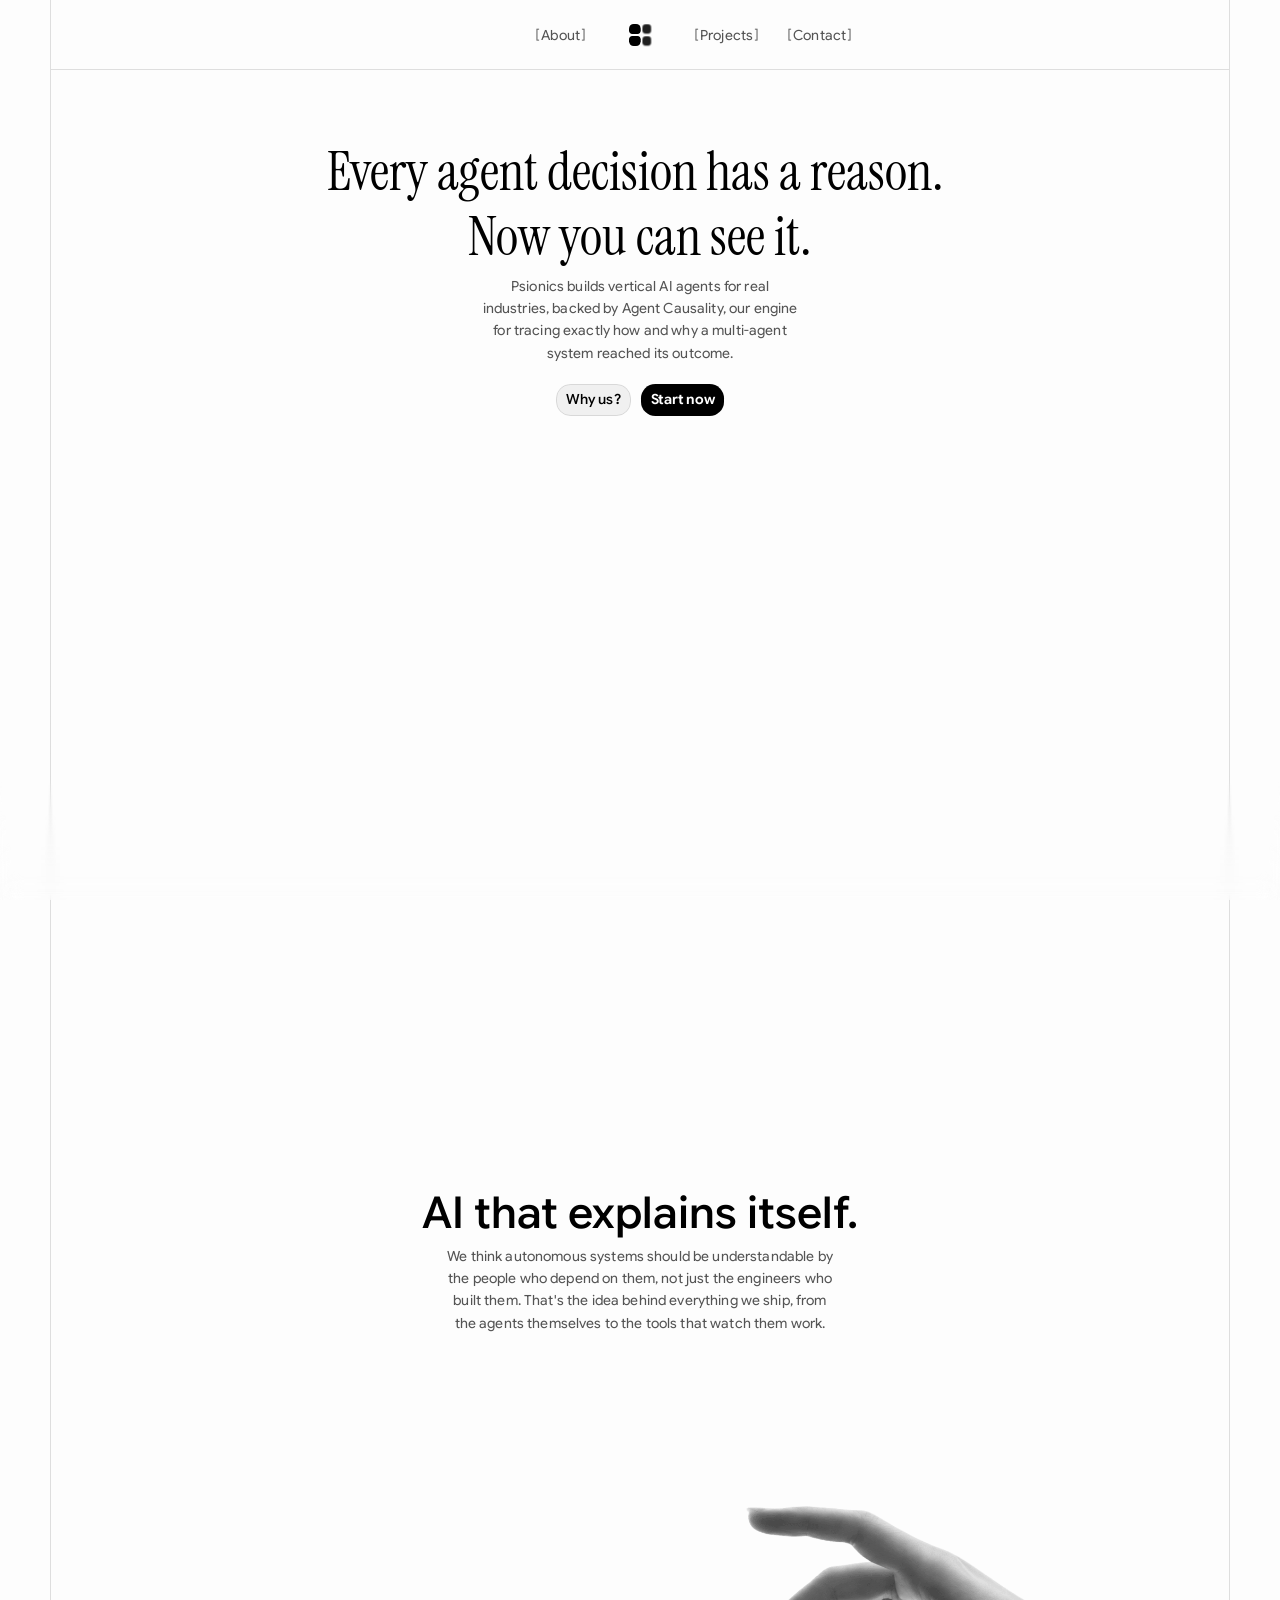
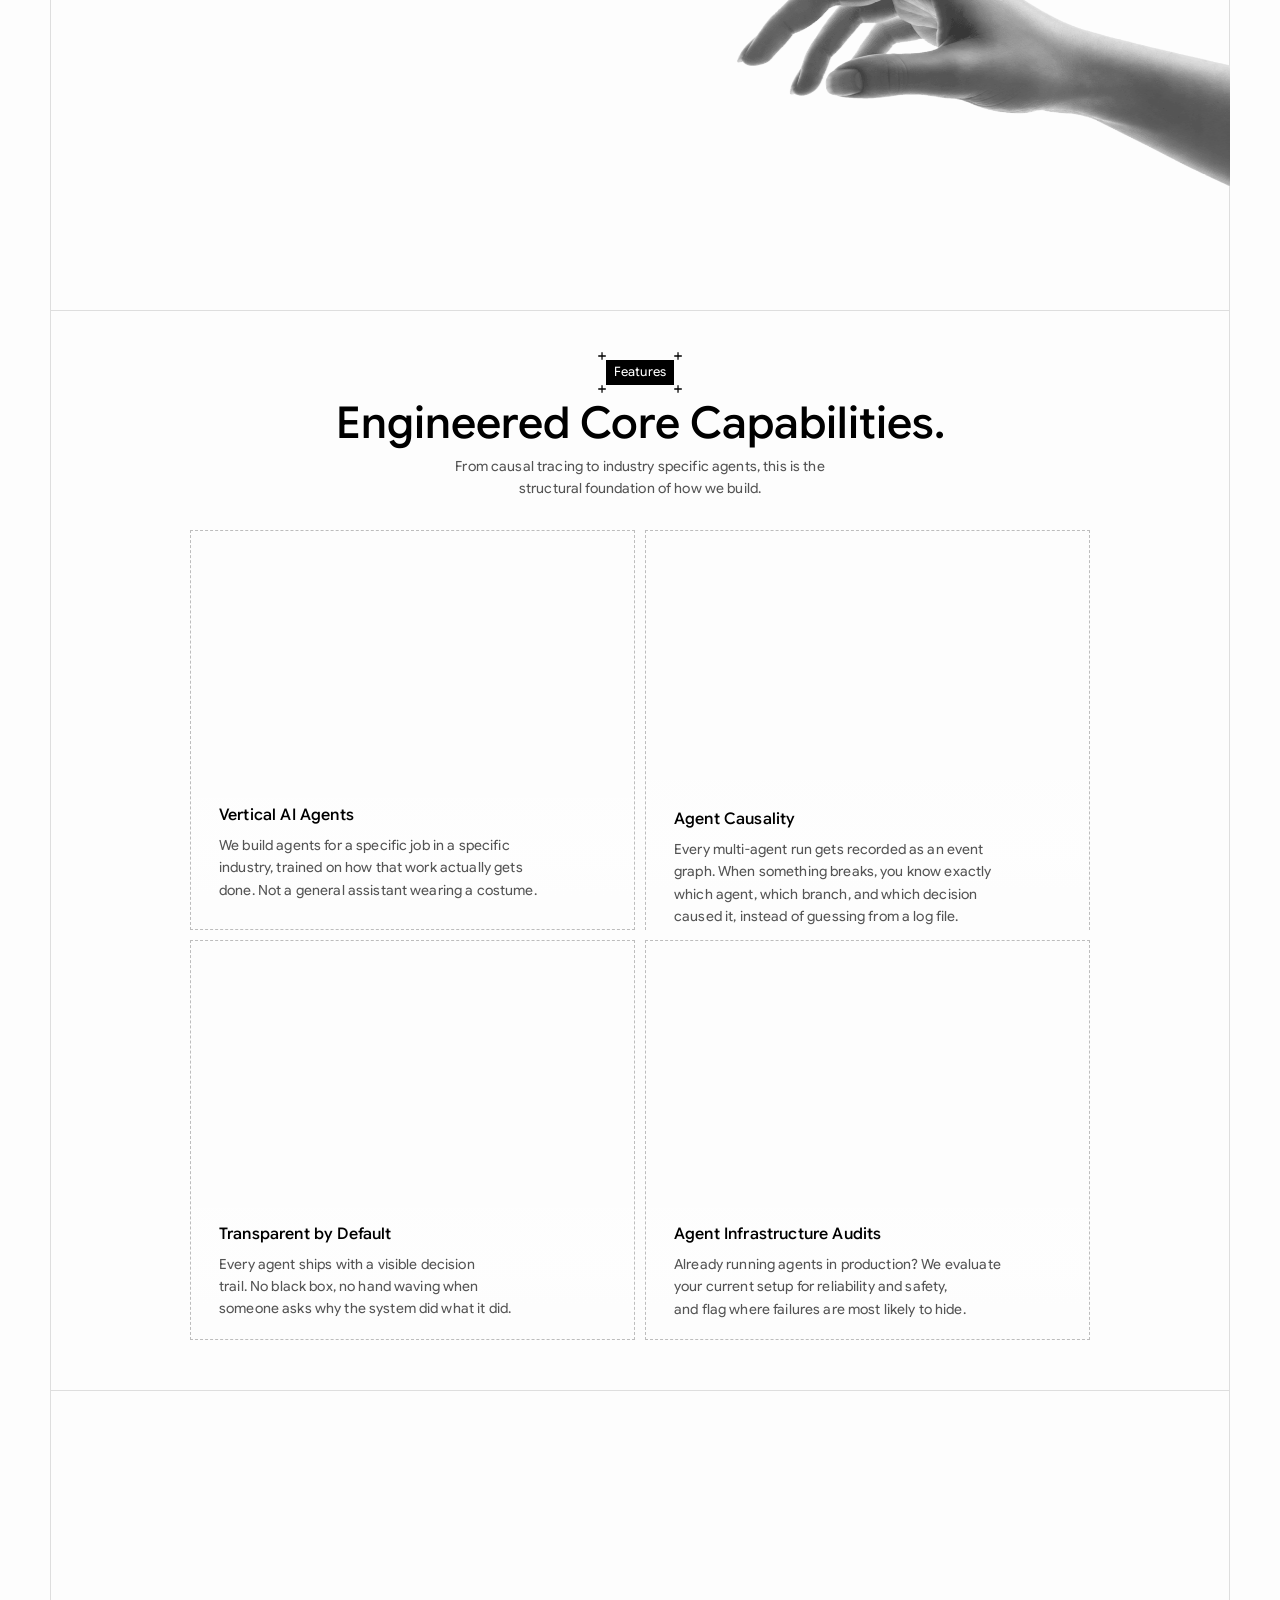
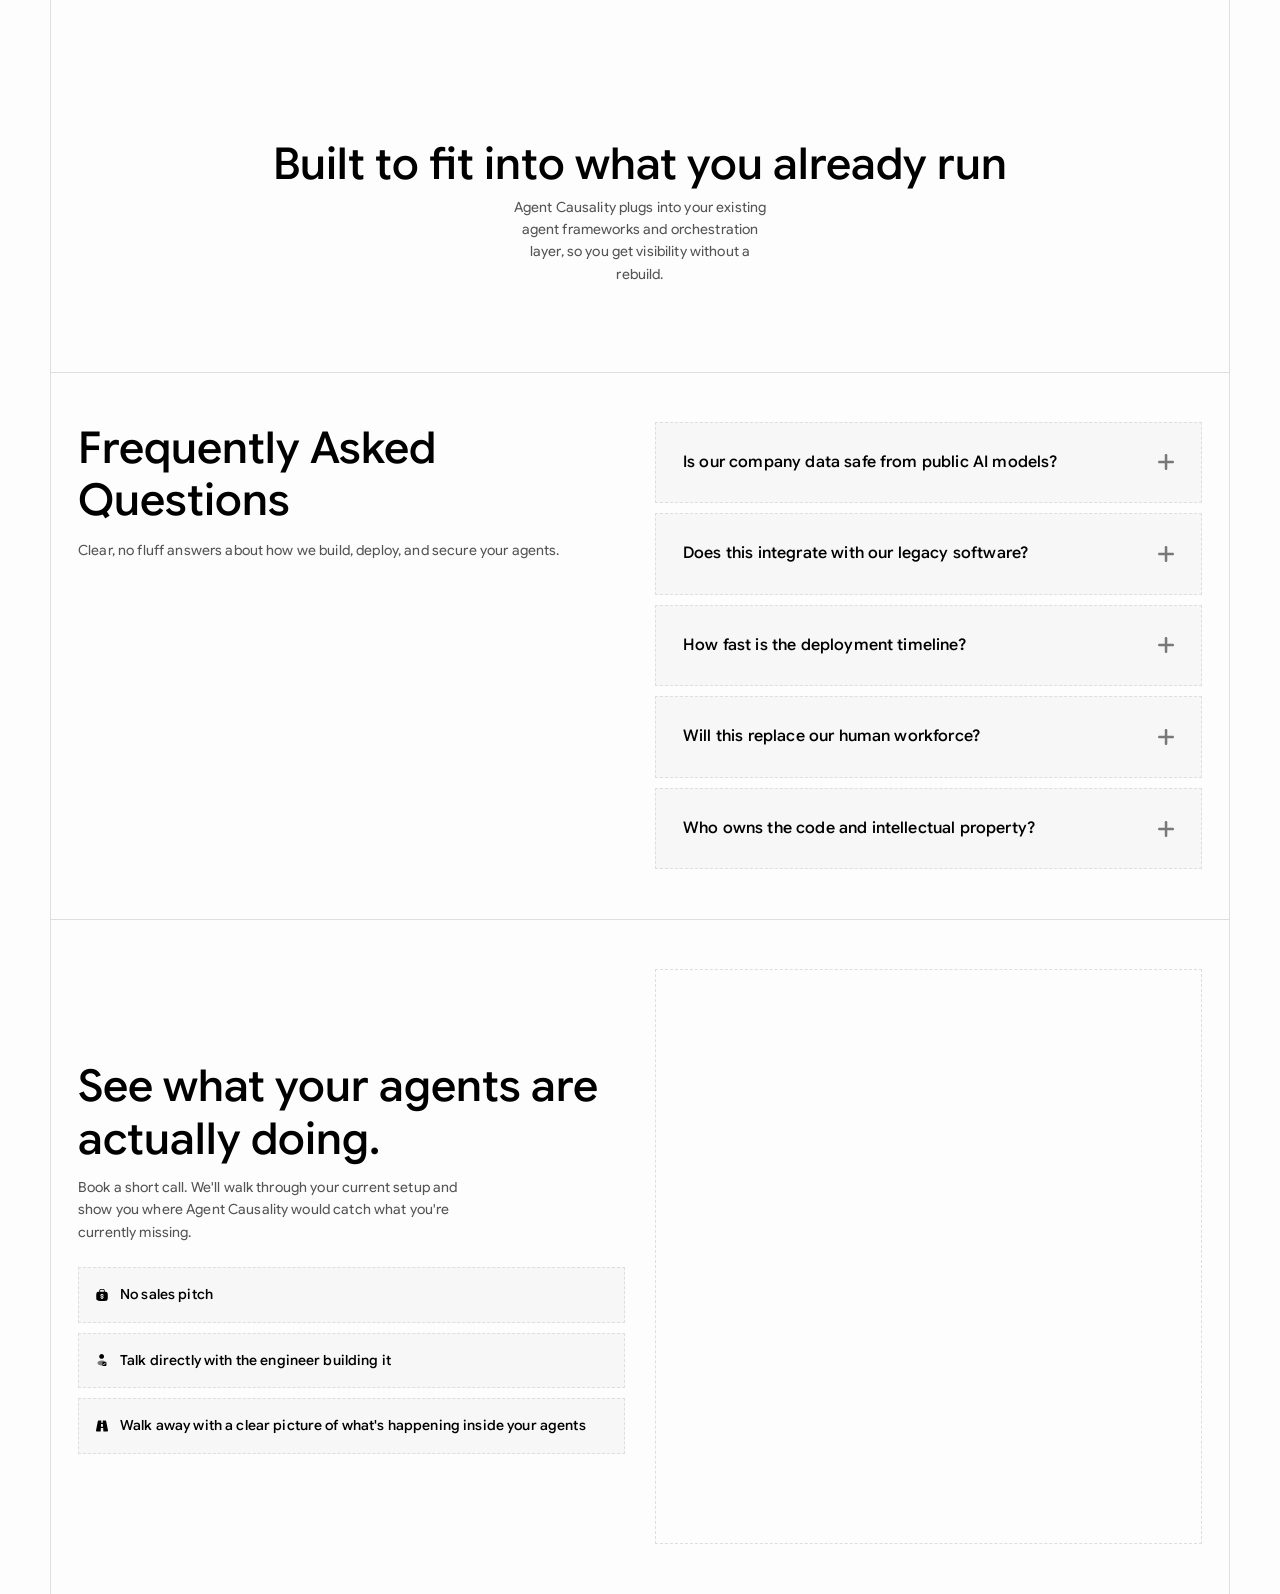
<file: web/careers.html>
<!doctype html>
<!-- Made in Framer · framer.com ✨ -->
<!-- Published Aug 22, 2026, 8:45 PM UTC -->
<html lang="en" data-redirect-timezone="1" dir="ltr">
<head>
	<meta charset="utf-8">
	<meta name="viewport" content="width=device-width">
	<meta name="generator" content="Site 27c13c3">
	<title>Psionics</title>
    <meta name="description" content="Made with Site">
    <meta name="framer-search-index" content="https://framerusercontent.com/sites/24EMgg3p4VVwy2FYUBpUP5/searchIndex-9DX5m1fhhprA.json">
    <meta name="framer-search-index-fallback" content="https://framerusercontent.com/sites/24EMgg3p4VVwy2FYUBpUP5/searchIndex-yzGtSS8O4ef8.json">
    <link href="../content/assets/icon.png" rel="icon">
    <link rel="apple-touch-icon" href="../content/images/app-icon.png">
    <!-- Open Graph -->
    <meta property="og:type" content="website">
    <meta property="og:title" content="Psionics">
    <meta property="og:description" content="Made with Site">
    <!-- X -->
    <meta name="twitter:card" content="summary_large_image">
    <meta name="twitter:title" content="Psionics">
    <meta name="twitter:description" content="Made with Site">
	
	
	<script>try{if(localStorage.getItem("__framer_force_showing_editorbar_since")){const n=document.createElement("link");n.rel="modulepreload";n.href="https://framer.com/edit/init.mjs";document.head.appendChild(n)}}catch(e){}</script>
	<link rel="canonical" href="/careers"><meta property="og:url" content="https://blushing-tasks-140990.site.app/careers"><!-- Start of headStart -->
    
    <!-- End of headStart -->
	
	<link rel="stylesheet" href="/web/psionics-fonts.css">
	<link href="https://fonts.gstatic.com" rel="preconnect" crossorigin>
	
	<meta name="robots" content="max-image-preview:large"><style data-framer-breakpoint-css>@media(min-width: 1200px){.hidden-19kcmfp{display:none!important}}@media(min-width: 810px) and (max-width: 1199.98px){.hidden-awgh9q{display:none!important}}@media(max-width: 809.98px){.hidden-4hjnjp{display:none!important}}@media(max-width: 809.98px){.hidden-1xn8rl8{display:none!important}}@media(min-width: 810px) and (max-width: 1199.98px){.hidden-1pxqvew{display:none!important}}@media(min-width: 1200px){.hidden-yqpees{display:none!important}}</style><style data-framer-css-ssr-minified data-framer-components="framer-lib-cursors-host framer-LqpOF PropertyOverrides framer-OzwMP framer-lcQ9o framer-lib-combinedCSSRules framer-jro2V framer-e8X8k framer-TkHJU framer-wV2xq framer-pS2R3 framer-69FHJ framer-OfVLa framer-DPOTx framer-9Ce6R framer-67dhO framer-OJFXs framer-bHJSy framer-8wlZ9 framer-1mjyr framer-5aj1V framer-VA96r framer-xK64i framer-t9dnc framer-e85s4">html,body,#main{box-sizing:border-box;margin:0;padding:0}:root{-webkit-font-smoothing:antialiased;-moz-osx-font-smoothing:grayscale}*{box-sizing:border-box;-webkit-font-smoothing:inherit}h1,h2,h3,h4,h5,h6,p,figure{margin:0}body,input,textarea,select,button{font-family:sans-serif;font-size:12px}body{--token-358f9ea8-35a8-474d-aea3-3d32a4090f35:#fff;--token-285ef153-d569-42f5-b925-84d6d4b8fa63:#000;--token-fe732e94-f30f-4945-91af-015cdcf1f937:#0000000d;--token-c501e0d1-c10e-4ef2-baa7-db83ded46808:#0000001a;--token-66b6d7ff-ba33-4d69-8906-b2633b6d4a86:#545454;--token-6e6e337d-28cc-44d1-a0da-bb7b5b6c59e1:#000;--token-7e7d9213-6afe-4309-afa8-7dccf478cb0d:#dedede;--token-6c8d10ba-463b-4990-b64f-32918ca2d4f2:#fdfdfd;--token-d8ccb723-1f35-4e56-aba6-0694e1de791e:#000;--token-ee24881a-d59f-4831-81c5-31b2a73efdd2:#787878;--token-184dcff3-e572-4075-ade0-8c6d8e309c5e:#787878;--token-67254f3c-b607-431f-8193-1d669a2bdcca:#a1a1a1;--token-0375e251-61b8-4925-a799-386df3afe9b8:#000;--token-8a48a509-d30c-45be-ab76-ca7d93a6ff7a:#333;--token-71d4309d-2a6d-4aaa-bb59-7fc6ce2d6262:#0000001a;--token-70c2ae7b-a5e6-4414-a82e-94a47fd10245:#333;--token-1f4a9512-b90d-4ca4-bb0a-8c8034c20bcc:#00000008;--token-95a8f7e0-de26-4a21-abd8-7324f048c094:#bdbdbd;--token-72a59867-6fb7-4e45-af48-7fdda01d52cf:#fff;--token-18b15b83-4ec0-475b-b37c-540277e0faa8:#fff;--token-813ec4a8-3f64-40f4-ae75-c758ceafa922:#636363;--token-19bed0b5-c586-49d3-b40e-9867aec7f20a:#5b9cfc;--token-4a1e7493-0681-4389-9ee4-885b715421ed:#5b9cfc33;--token-2035a202-617c-4af0-aa75-ad99be73f16c:#3455fa;--token-88de8be5-fdc6-43ad-98d5-dc2e7d77e5cc:#f7f7f7;--token-60c35037-d3eb-4419-8c24-e6ccda86fba2:#000;--token-74f0a186-517f-42e6-9594-419eaad265e0:#2040e3;--token-487debdd-9588-4cf5-b389-1f7017cbcedd:#ededed;--token-50035390-3908-4921-abeb-233ceaab1b03:#000;--token-0492d6f2-d22d-49e2-88a7-a7e4b06bd484:#f24;--token-b06755cf-e72e-4b54-b92e-df84e1441a16:#ff224426;--token-4e110321-98f8-47ee-937e-751736baa2db:gray;--token-6d5ee4b8-b586-4209-ba49-2bd9ee06fba3:#0000;--token-f3a0c9ff-8414-4b74-ab31-ac24b461709f:#000;--token-8d93de31-742e-4952-a5e4-180cad41a568:#000}@supports (z-index:calc(infinity)){#__framer-badge-container{--infinity:infinity}}#__framer-badge-container{pointer-events:none;width:100%;z-index:calc(var(--infinity,2147480000));justify-content:flex-end;padding:20px;display:flex;position:fixed;bottom:0}@supports (background:-webkit-named-image(i)) and (not (grid-template-rows:subgrid)){body{--framer-will-change-override:transform}}@supports (background:-webkit-named-image(i)) and (not (position-area:top right)){body{--framer-will-change-filter-override:filter}}[data-framer-component-type=Text] div div span,[data-framer-component-type=Text] a div span,[data-framer-component-type=Text] span span span,[data-framer-component-type=Text] p span span,[data-framer-component-type=Text] h1 span span,[data-framer-component-type=Text] h2 span span,[data-framer-component-type=Text] h3 span span,[data-framer-component-type=Text] h4 span span,[data-framer-component-type=Text] h5 span span,[data-framer-component-type=Text] h6 span span,[data-framer-component-type=Text] a{font-family:var(--font-family);font-style:var(--font-style);font-weight:min(calc(var(--framer-font-weight-increase,0) + var(--font-weight,400)),900);color:var(--text-color);letter-spacing:var(--letter-spacing);font-size:var(--font-size);text-transform:var(--text-transform);--text-decoration:var(--framer-text-decoration-style,solid)var(--framer-text-decoration,none)var(--framer-text-decoration-color,currentcolor)var(--framer-text-decoration-thickness,auto);--text-decoration-skip-ink:var(--framer-text-decoration-skip-ink);--text-underline-offset:var(--framer-text-decoration-offset);line-height:var(--line-height);--font-family:var(--framer-font-family);--font-style:var(--framer-font-style);--font-weight:var(--framer-font-weight);--text-color:var(--framer-text-color);--letter-spacing:var(--framer-letter-spacing);--font-size:var(--framer-font-size);--text-transform:var(--framer-text-transform);--line-height:var(--framer-line-height)}@supports not (color:color(display-p3 1 1 1)){p.framer-text,div.framer-text,h1.framer-text,h2.framer-text,h3.framer-text,h4.framer-text,h5.framer-text,h6.framer-text,li.framer-text,ol.framer-text,ul.framer-text,span.framer-text:not([data-text-fill]){color:var(--framer-blockquote-text-color-rgb,var(--framer-blockquote-text-color,var(--framer-text-color-rgb,var(--framer-text-color,#000))));-webkit-text-stroke-color:var(--framer-text-stroke-color-rgb,var(--framer-text-stroke-color,initial))}mark.framer-text{background-color:var(--framer-blockquote-text-background-color-rgb,var(--framer-blockquote-text-background-color,var(--framer-text-background-color-rgb,var(--framer-text-background-color,initial))))}}@supports not (color:color(display-p3 1 1 1)){code.framer-text,code.framer-text span.framer-text:not([data-text-fill]){color:var(--framer-blockquote-text-color-rgb,var(--framer-blockquote-text-color,var(--framer-code-text-color-rgb,var(--framer-code-text-color,var(--framer-text-color-rgb,var(--framer-text-color,#000))))))}}@supports not (color:color(display-p3 1 1 1)){a.framer-text,span.framer-text[data-nested-link]{color:var(--framer-link-text-color-rgb,var(--framer-link-text-color,var(--framer-blockquote-text-color-rgb,var(--framer-blockquote-text-color,var(--framer-text-color-rgb,var(--framer-text-color,#000))))));background-color:var(--framer-link-text-background-color-rgb,var(--framer-link-text-background-color,initial));-webkit-text-decoration-color:var(--framer-link-text-decoration-color-rgb,var(--framer-link-text-decoration-color,var(--framer-text-decoration-color-rgb,var(--framer-text-decoration-color,currentcolor))));text-decoration-color:var(--framer-link-text-decoration-color-rgb,var(--framer-link-text-decoration-color,var(--framer-text-decoration-color-rgb,var(--framer-text-decoration-color,currentcolor))))}}@supports not (color:color(display-p3 1 1 1)){code.framer-text a.framer-text,code.framer-text a.framer-text span.framer-text:not([data-text-fill]),code.framer-text span.framer-text[data-nested-link],code.framer-text span.framer-text[data-nested-link] span.framer-text:not([data-text-fill]){color:var(--framer-link-text-color-rgb,var(--framer-link-text-color,var(--framer-blockquote-text-color-rgb,var(--framer-blockquote-text-color,var(--framer-code-text-color-rgb,var(--framer-code-text-color,var(--framer-text-color-rgb,var(--framer-text-color,#000))))))))}}@supports not (color:color(display-p3 1 1 1)){a.framer-text:hover,span.framer-text[data-nested-link]:hover{color:var(--framer-link-hover-text-color-rgb,var(--framer-link-hover-text-color,var(--framer-link-text-color-rgb,var(--framer-link-text-color,var(--framer-blockquote-text-color-rgb,var(--framer-blockquote-text-color,var(--framer-text-color-rgb,var(--framer-text-color,#000))))))));background-color:var(--framer-link-hover-text-background-color-rgb,var(--framer-link-hover-text-background-color,var(--framer-link-text-background-color-rgb,var(--framer-link-text-background-color,var(--framer-text-background-color-rgb,var(--framer-text-background-color,initial))))));-webkit-text-decoration-color:var(--framer-link-hover-text-decoration-color-rgb,var(--framer-link-hover-text-decoration-color,var(--framer-link-text-decoration-color-rgb,var(--framer-link-text-decoration-color,var(--framer-text-decoration-color-rgb,var(--framer-text-decoration-color,currentcolor))))));text-decoration-color:var(--framer-link-hover-text-decoration-color-rgb,var(--framer-link-hover-text-decoration-color,var(--framer-link-text-decoration-color-rgb,var(--framer-link-text-decoration-color,var(--framer-text-decoration-color-rgb,var(--framer-text-decoration-color,currentcolor))))))}}@supports not (color:color(display-p3 1 1 1)){code.framer-text a.framer-text:hover,code.framer-text span.framer-text[data-nested-link]:hover{color:var(--framer-link-hover-text-color-rgb,var(--framer-link-hover-text-color,var(--framer-link-text-color-rgb,var(--framer-link-text-color,var(--framer-blockquote-text-color-rgb,var(--framer-blockquote-text-color,var(--framer-code-text-color-rgb,var(--framer-code-text-color,var(--framer-text-color-rgb,var(--framer-text-color,#000))))))))))}}@supports not (color:color(display-p3 1 1 1)){a.framer-text[data-framer-page-link-current],span.framer-text[data-framer-page-link-current]{color:var(--framer-link-current-text-color-rgb,var(--framer-link-current-text-color,var(--framer-link-text-color-rgb,var(--framer-link-text-color,var(--framer-text-color-rgb,var(--framer-text-color,#000))))));background-color:var(--framer-link-current-text-background-color-rgb,var(--framer-link-current-text-background-color,var(--framer-link-text-background-color-rgb,var(--framer-link-text-background-color,var(--framer-text-background-color-rgb,var(--framer-text-background-color,initial))))));-webkit-text-decoration-color:var(--framer-link-current-text-decoration-color-rgb,var(--framer-link-current-text-decoration-color,var(--framer-link-text-decoration-color-rgb,var(--framer-link-text-decoration-color,var(--framer-text-decoration-color-rgb,var(--framer-text-decoration-color,currentcolor))))));text-decoration-color:var(--framer-link-current-text-decoration-color-rgb,var(--framer-link-current-text-decoration-color,var(--framer-link-text-decoration-color-rgb,var(--framer-link-text-decoration-color,var(--framer-text-decoration-color-rgb,var(--framer-text-decoration-color,currentcolor))))))}}@supports not (color:color(display-p3 1 1 1)){code.framer-text a.framer-text[data-framer-page-link-current],code.framer-text a.framer-text[data-framer-page-link-current] span.framer-text:not([data-text-fill]),code.framer-text span.framer-text[data-framer-page-link-current],code.framer-text span.framer-text[data-framer-page-link-current] span.framer-text:not([data-text-fill]){color:var(--framer-link-current-text-color-rgb,var(--framer-link-current-text-color,var(--framer-link-text-color-rgb,var(--framer-link-text-color,var(--framer-code-text-color-rgb,var(--framer-code-text-color,var(--framer-text-color-rgb,var(--framer-text-color,#000))))))));background-color:var(--framer-link-current-text-background-color-rgb,var(--framer-link-current-text-background-color,var(--framer-link-text-background-color-rgb,var(--framer-link-text-background-color,var(--framer-text-background-color-rgb,var(--framer-text-background-color,initial))))))}}@supports not (color:color(display-p3 1 1 1)){a.framer-text[data-framer-page-link-current]:hover,span.framer-text[data-framer-page-link-current]:hover{color:var(--framer-link-hover-text-color-rgb,var(--framer-link-hover-text-color,var(--framer-link-current-text-color-rgb,var(--framer-link-current-text-color,var(--framer-link-text-color-rgb,var(--framer-link-text-color,var(--framer-code-text-color-rgb,var(--framer-code-text-color,var(--framer-text-color-rgb,var(--framer-text-color,#000))))))))));background-color:var(--framer-link-hover-text-background-color-rgb,var(--framer-link-hover-text-background-color,var(--framer-link-current-text-background-color-rgb,var(--framer-link-current-text-background-color,var(--framer-link-text-background-color-rgb,var(--framer-link-text-background-color,initial))))));-webkit-text-decoration-color:var(--framer-link-hover-text-decoration-color-rgb,var(--framer-link-hover-text-decoration-color,var(--framer-link-current-text-decoration-color-rgb,var(--framer-link-current-text-decoration-color,var(--framer-link-text-decoration-color-rgb,var(--framer-link-text-decoration-color,var(--framer-text-decoration-color-rgb,var(--framer-text-decoration-color,currentcolor))))))));text-decoration-color:var(--framer-link-hover-text-decoration-color-rgb,var(--framer-link-hover-text-decoration-color,var(--framer-link-current-text-decoration-color-rgb,var(--framer-link-current-text-decoration-color,var(--framer-link-text-decoration-color-rgb,var(--framer-link-text-decoration-color,var(--framer-text-decoration-color-rgb,var(--framer-text-decoration-color,currentcolor))))))))}}@supports not (color:color(display-p3 1 1 1)){code.framer-text a.framer-text[data-framer-page-link-current]:hover,code.framer-text a.framer-text[data-framer-page-link-current]:hover span.framer-text:not([data-text-fill]),code.framer-text span.framer-text[data-framer-page-link-current]:hover,code.framer-text span.framer-text[data-framer-page-link-current]:hover span.framer-text:not([data-text-fill]){color:var(--framer-link-hover-text-color-rgb,var(--framer-link-hover-text-color,var(--framer-link-current-text-color-rgb,var(--framer-link-current-text-color,var(--framer-link-text-color-rgb,var(--framer-link-text-color,var(--framer-code-text-color-rgb,var(--framer-code-text-color,var(--framer-text-color-rgb,var(--framer-text-color,#000))))))))));background-color:var(--framer-link-hover-text-background-color-rgb,var(--framer-link-hover-text-background-color,var(--framer-link-current-text-background-color-rgb,var(--framer-link-current-text-background-color,var(--framer-link-text-background-color-rgb,var(--framer-link-text-background-color,initial))))))}}[data-framer-component-type=Stack]:not([data-framer-generated])>*,[data-framer-component-type=Stack]:not([data-framer-generated])>[data-framer-component-type],NavigationContainer [data-framer-component-type=NavigationContainer]>*,[data-framer-component-type=NavigationContainer]>[data-framer-component-type]{position:relative}@supports not (overflow:clip){:root{--overflow-clip-fallback:hidden}}@supports (background:-webkit-named-image(i)) and (not (contain-intrinsic-size:inherit)){div.framer-text,p.framer-text,h1.framer-text,h2.framer-text,h3.framer-text,h4.framer-text,h5.framer-text,h6.framer-text,ol.framer-text,ul.framer-text,li.framer-text,blockquote.framer-text,.framer-text.framer-image{display:var(--text-truncation-display-inline-for-safari-16,revert)}div.framer-text:after,p.framer-text:after,h1.framer-text:after,h2.framer-text:after,h3.framer-text:after,h4.framer-text:after,h5.framer-text:after,h6.framer-text:after,ol.framer-text:after,ul.framer-text:after,li.framer-text:after,blockquote.framer-text:after,.framer-text.framer-image:after{content:var(--text-truncation-line-break-for-safari-16);white-space:pre}.framer-text.framer-text-module,.framer-text.framer-table-wrapper{display:var(--text-truncation-display-none-for-safari-16,revert)}p.framer-text[data-text-fill]{display:var(--text-truncation-display-inline-for-safari-16,inline-block)}}@supports (corner-shape:superellipse(2)){:root{--one-if-corner-shape-supported:1}}.framer-cursor-none,.framer-cursor-none *{cursor:none!important}.framer-pointer-events-none,.framer-pointer-events-none *{pointer-events:none!important}@supports (aspect-ratio:1){body{--framer-aspect-ratio-supported:auto}}.framer-LqpOF.framer-7fmlcf,.framer-LqpOF .framer-7fmlcf{display:block}.framer-LqpOF.framer-yqpees{--selection-background-color:var(--token-4a1e7493-0681-4389-9ee4-885b715421ed,#5b9cfc33);--selection-color:var(--token-19bed0b5-c586-49d3-b40e-9867aec7f20a,#5b9cfc);background-color:var(--token-6c8d10ba-463b-4990-b64f-32918ca2d4f2,#f5f5f5);height:min-content;overflow:var(--overflow-clip-fallback,clip);flex-flow:column;place-content:center flex-start;align-items:center;gap:0;width:100%;padding:0;display:flex;position:relative}.framer-LqpOF .framer-sfzdwg-container{height:70px;position:var(--framer-canvas-fixed-position,fixed);z-index:10;flex:none;order:-1000;width:100%;top:0;left:0%}.framer-LqpOF.framer-1w73dgk{-webkit-user-select:none;user-select:none;position:fixed;inset:0}.framer-LqpOF.framer-13ncolp{z-index:9;flex-flow:row;flex:none;place-content:center;align-items:center;gap:10px;width:100%;height:100vh;padding:0 12px;display:flex;position:fixed;top:0;left:0;overflow:visible}.framer-LqpOF .framer-130i9u6-container{will-change:var(--framer-will-change-effect-override,transform);flex:1 0 0;width:1px;height:100%;position:relative}.framer-LqpOF .framer-tg3zgh{margin:0;background:0 0;flex-grow:1;width:0;height:0;margin-bottom:0;position:relative}.framer-LqpOF .framer-12ffj3x-container{bottom:calc(calc(100% - min(var(--framer-viewport-height,100%),100%)) + 0px);pointer-events:none;height:240px;position:var(--framer-canvas-fixed-position,fixed);z-index:10;flex:none;order:1002;width:100%;left:0}.framer-LqpOF .framer-1pg213s-container{flex:none;order:1003;width:100%;height:auto;position:relative}[data-layout-template=true]>#overlay{margin-bottom:0}.framer-LqpOF[data-selection=true] * ::selection{color:var(--selection-color,none);background-color:var(--selection-background-color,none)}.framer-LqpOF [data-selection=true] * ::selection{color:var(--selection-color,none);background-color:var(--selection-background-color,none)}@media (max-width:809.98px){.framer-LqpOF .framer-sfzdwg-container{width:unset;left:12px;right:12px}}.ssr-variant{display:contents}@supports (aspect-ratio:1){body{--framer-aspect-ratio-supported:auto}}.framer-OzwMP.framer-xkaqe6,.framer-OzwMP .framer-xkaqe6{display:block}.framer-OzwMP.framer-wl7jcf{height:70px;overflow:var(--overflow-clip-fallback,clip);flex-flow:row;place-content:center;align-items:center;gap:10px;width:1000px;padding:0;display:flex;position:relative}.framer-OzwMP .framer-1uuh4hs{max-width:1180px;height:100%;overflow:var(--overflow-clip-fallback,clip);flex-flow:row;flex:1 0 0;place-content:center;align-items:center;gap:0;width:1px;padding:0 28px;display:flex;position:relative}.framer-OzwMP .framer-1nb70iu{height:min-content;overflow:var(--overflow-clip-fallback,clip);flex-flow:row;flex:1 0 0;place-content:center flex-end;align-items:center;gap:20px;width:1px;padding:0;display:flex;position:relative}.framer-OzwMP .framer-q19tcp-container,.framer-OzwMP .framer-btbdi1-container,.framer-OzwMP .framer-1p6qu0m-container,.framer-OzwMP .framer-mqlrmf-container,.framer-OzwMP .framer-pu3uca-container{flex:none;width:auto;height:auto;position:relative}.framer-OzwMP .framer-g3w6q6{flex-flow:row;flex:none;place-content:center;align-items:center;gap:10px;width:22px;height:22px;padding:0;text-decoration:none;display:flex;position:absolute;top:calc(50% - 11px);left:calc(50% - 11px);overflow:visible}.framer-OzwMP .framer-11azskw-container{will-change:var(--framer-will-change-effect-override,transform);z-index:1;flex:1 0 0;width:1px;height:auto;position:relative}.framer-OzwMP .framer-1ck6rat{height:100%;overflow:var(--overflow-clip-fallback,clip);pointer-events:none;flex:none;width:100px;position:relative}.framer-OzwMP .framer-9z2jr8{height:min-content;overflow:var(--overflow-clip-fallback,clip);flex-flow:row;flex:1 0 0;place-content:center flex-start;align-items:center;gap:20px;width:1px;padding:0;display:flex;position:relative}.framer-OzwMP.framer-v-mm42p5 .framer-1uuh4hs{max-width:780px}.framer-OzwMP.framer-v-19k9xp4.framer-wl7jcf,.framer-OzwMP.framer-v-ks8b7i.framer-wl7jcf{width:366px}.framer-OzwMP.framer-v-19k9xp4 .framer-1uuh4hs,.framer-OzwMP.framer-v-ks8b7i .framer-1uuh4hs{gap:unset;justify-content:space-between;max-width:600px}.framer-OzwMP.framer-v-19k9xp4 .framer-g3w6q6,.framer-OzwMP.framer-v-ks8b7i .framer-g3w6q6{left:unset;top:unset;z-index:1;position:relative}.framer-OzwMP[data-border=true]:after,.framer-OzwMP [data-border=true]:after{content:"";border-width:var(--border-top-width,0)var(--border-right-width,0)var(--border-bottom-width,0)var(--border-left-width,0);border-color:var(--border-color,none);border-style:var(--border-style,none);box-sizing:border-box;border-radius:inherit;corner-shape:inherit;pointer-events:none;width:100%;height:100%;position:absolute;top:0;left:0}.framer-lcQ9o.framer-h5u78t,.framer-lcQ9o .framer-h5u78t{display:block}.framer-lcQ9o.framer-jxkc1m{cursor:pointer;height:min-content;overflow:var(--overflow-clip-fallback,clip);will-change:var(--framer-will-change-override,transform);flex-flow:row;place-content:center;align-items:center;gap:10px;width:min-content;padding:4px 10px;text-decoration:none;display:flex;position:relative}.framer-lcQ9o .framer-1hiziu2{-webkit-user-select:none;user-select:none;white-space:pre;flex:none;width:auto;height:auto;position:relative}.framer-lcQ9o .framer-1gf40pe{-webkit-user-select:none;user-select:none;pointer-events:none;white-space:pre;z-index:1;flex:none;width:auto;height:auto;position:absolute;top:49%;left:4px}.framer-lcQ9o .framer-1acvs8d{-webkit-user-select:none;user-select:none;pointer-events:none;white-space:pre;z-index:1;flex:none;width:auto;height:auto;position:absolute;top:49%;right:4px}.framer-lcQ9o.framer-v-vzrzat.framer-jxkc1m{cursor:default}.framer-lcQ9o.framer-v-jxkc1m.hover .framer-1gf40pe{left:0}.framer-lcQ9o.framer-v-jxkc1m.hover .framer-1acvs8d{right:0}.framer-lcQ9o[data-border=true]:after,.framer-lcQ9o [data-border=true]:after{content:"";border-width:var(--border-top-width,0)var(--border-right-width,0)var(--border-bottom-width,0)var(--border-left-width,0);border-color:var(--border-color,none);border-style:var(--border-style,none);box-sizing:border-box;border-radius:inherit;corner-shape:inherit;pointer-events:none;width:100%;height:100%;position:absolute;top:0;left:0}body{--framer-will-change-override:none}@supports (background:-webkit-named-image(i)) and (not (grid-template-rows:subgrid)){body{--framer-will-change-override:transform}}body{--framer-will-change-filter-override:none}@supports (background:-webkit-named-image(i)) and (not (position-area:top right)){body{--framer-will-change-filter-override:filter}}[data-framer-component-type]{position:absolute}[data-framer-component-type=Text]{cursor:inherit}[data-framer-component-text-autosized] *{white-space:pre}[data-framer-component-type=Text]>*{text-align:var(--framer-text-alignment,start)}[data-framer-component-type=Text] span span,[data-framer-component-type=Text] p span,[data-framer-component-type=Text] h1 span,[data-framer-component-type=Text] h2 span,[data-framer-component-type=Text] h3 span,[data-framer-component-type=Text] h4 span,[data-framer-component-type=Text] h5 span,[data-framer-component-type=Text] h6 span{display:block}[data-framer-component-type=Text] span span span,[data-framer-component-type=Text] p span span,[data-framer-component-type=Text] h1 span span,[data-framer-component-type=Text] h2 span span,[data-framer-component-type=Text] h3 span span,[data-framer-component-type=Text] h4 span span,[data-framer-component-type=Text] h5 span span,[data-framer-component-type=Text] h6 span span{display:unset}[data-framer-component-type=Text] div div span,[data-framer-component-type=Text] a div span,[data-framer-component-type=Text] span span span,[data-framer-component-type=Text] p span span,[data-framer-component-type=Text] h1 span span,[data-framer-component-type=Text] h2 span span,[data-framer-component-type=Text] h3 span span,[data-framer-component-type=Text] h4 span span,[data-framer-component-type=Text] h5 span span,[data-framer-component-type=Text] h6 span span,[data-framer-component-type=Text] a{font-family:var(--font-family);font-style:var(--font-style);font-weight:min(calc(var(--framer-font-weight-increase,0) + var(--font-weight,400)),900);color:var(--text-color);letter-spacing:var(--letter-spacing);font-size:var(--font-size);text-transform:var(--text-transform);--text-decoration:var(--framer-text-decoration-style,solid)var(--framer-text-decoration,none)var(--framer-text-decoration-color,currentcolor)var(--framer-text-decoration-thickness,auto);--text-decoration-skip-ink:var(--framer-text-decoration-skip-ink);--text-underline-offset:var(--framer-text-decoration-offset);line-height:var(--line-height);--font-family:var(--framer-font-family);--font-style:var(--framer-font-style);--font-weight:var(--framer-font-weight);--text-color:var(--framer-text-color);--letter-spacing:var(--framer-letter-spacing);--font-size:var(--framer-font-size);--text-transform:var(--framer-text-transform);--line-height:var(--framer-line-height)}[data-framer-component-type=Text] a,[data-framer-component-type=Text] a div span,[data-framer-component-type=Text] a span span span,[data-framer-component-type=Text] a p span span,[data-framer-component-type=Text] a h1 span span,[data-framer-component-type=Text] a h2 span span,[data-framer-component-type=Text] a h3 span span,[data-framer-component-type=Text] a h4 span span,[data-framer-component-type=Text] a h5 span span,[data-framer-component-type=Text] a h6 span span{--font-family:var(--framer-link-font-family,var(--framer-font-family));--font-style:var(--framer-link-font-style,var(--framer-font-style));--font-weight:var(--framer-link-font-weight,var(--framer-font-weight));--text-color:var(--framer-link-text-color,var(--framer-text-color));--font-size:var(--framer-link-font-size,var(--framer-font-size));--text-transform:var(--framer-link-text-transform,var(--framer-text-transform));--text-decoration:var(--framer-link-text-decoration-style,var(--framer-text-decoration-style,solid))var(--framer-link-text-decoration,var(--framer-text-decoration,none))var(--framer-link-text-decoration-color,var(--framer-text-decoration-color,currentcolor))var(--framer-link-text-decoration-thickness,var(--framer-text-decoration-thickness,auto));--text-decoration-skip-ink:var(--framer-link-text-decoration-skip-ink,var(--framer-text-decoration-skip-ink));--text-underline-offset:var(--framer-link-text-decoration-offset,var(--framer-text-decoration-offset))}[data-framer-component-type=Text] a:hover,[data-framer-component-type=Text] a div span:hover,[data-framer-component-type=Text] a span span span:hover,[data-framer-component-type=Text] a p span span:hover,[data-framer-component-type=Text] a h1 span span:hover,[data-framer-component-type=Text] a h2 span span:hover,[data-framer-component-type=Text] a h3 span span:hover,[data-framer-component-type=Text] a h4 span span:hover,[data-framer-component-type=Text] a h5 span span:hover,[data-framer-component-type=Text] a h6 span span:hover{--font-family:var(--framer-link-hover-font-family,var(--framer-link-font-family,var(--framer-font-family)));--font-style:var(--framer-link-hover-font-style,var(--framer-link-font-style,var(--framer-font-style)));--font-weight:var(--framer-link-hover-font-weight,var(--framer-link-font-weight,var(--framer-font-weight)));--text-color:var(--framer-link-hover-text-color,var(--framer-link-text-color,var(--framer-text-color)));--font-size:var(--framer-link-hover-font-size,var(--framer-link-font-size,var(--framer-font-size)));--text-transform:var(--framer-link-hover-text-transform,var(--framer-link-text-transform,var(--framer-text-transform)));--text-decoration:var(--framer-link-hover-text-decoration-style,var(--framer-link-text-decoration-style,var(--framer-text-decoration-style,solid)))var(--framer-link-hover-text-decoration,var(--framer-link-text-decoration,var(--framer-text-decoration,none)))var(--framer-link-hover-text-decoration-color,var(--framer-link-text-decoration-color,var(--framer-text-decoration-color,currentcolor)))var(--framer-link-hover-text-decoration-thickness,var(--framer-link-text-decoration-thickness,var(--framer-text-decoration-thickness,auto)));--text-decoration-skip-ink:var(--framer-link-hover-text-decoration-skip-ink,var(--framer-link-text-decoration-skip-ink,var(--framer-text-decoration-skip-ink)));--text-underline-offset:var(--framer-link-hover-text-decoration-offset,var(--framer-link-text-decoration-offset,var(--framer-text-decoration-offset)))}[data-framer-component-type=Text].isCurrent a,[data-framer-component-type=Text].isCurrent a div span,[data-framer-component-type=Text].isCurrent a span span span,[data-framer-component-type=Text].isCurrent a p span span,[data-framer-component-type=Text].isCurrent a h1 span span,[data-framer-component-type=Text].isCurrent a h2 span span,[data-framer-component-type=Text].isCurrent a h3 span span,[data-framer-component-type=Text].isCurrent a h4 span span,[data-framer-component-type=Text].isCurrent a h5 span span,[data-framer-component-type=Text].isCurrent a h6 span span{--font-family:var(--framer-link-current-font-family,var(--framer-link-font-family,var(--framer-font-family)));--font-style:var(--framer-link-current-font-style,var(--framer-link-font-style,var(--framer-font-style)));--font-weight:var(--framer-link-current-font-weight,var(--framer-link-font-weight,var(--framer-font-weight)));--text-color:var(--framer-link-current-text-color,var(--framer-link-text-color,var(--framer-text-color)));--font-size:var(--framer-link-current-font-size,var(--framer-link-font-size,var(--framer-font-size)));--text-transform:var(--framer-link-current-text-transform,var(--framer-link-text-transform,var(--framer-text-transform)));--text-decoration:var(--framer-link-current-text-decoration-style,var(--framer-link-text-decoration-style,var(--framer-text-decoration-style,solid)))var(--framer-link-current-text-decoration,var(--framer-link-text-decoration,var(--framer-text-decoration,none)))var(--framer-link-current-text-decoration-color,var(--framer-link-text-decoration-color,var(--framer-text-decoration-color,currentcolor)))var(--framer-link-current-text-decoration-thickness,var(--framer-link-text-decoration-thickness,var(--framer-text-decoration-thickness,auto)));--text-decoration-skip-ink:var(--framer-link-current-text-decoration-skip-ink,var(--framer-link-text-decoration-skip-ink,var(--framer-text-decoration-skip-ink)));--text-underline-offset:var(--framer-link-current-text-decoration-offset,var(--framer-link-text-decoration-offset,var(--framer-text-decoration-offset)))}[data-framer-component-type=RichTextContainer]{outline:none;flex-direction:column;flex-shrink:0;justify-content:flex-start;display:flex}p.framer-text,div.framer-text,figure.framer-text,h1.framer-text,h2.framer-text,h3.framer-text,h4.framer-text,h5.framer-text,h6.framer-text,ol.framer-text,ul.framer-text{margin:0;padding:0}p.framer-text,div.framer-text,h1.framer-text,h2.framer-text,h3.framer-text,h4.framer-text,h5.framer-text,h6.framer-text,li.framer-text,ol.framer-text,ul.framer-text,mark.framer-text,span.framer-text:not([data-text-fill]){font-family:var(--framer-font-family-preview,var(--framer-blockquote-font-family,var(--framer-font-family,Inter,Inter Placeholder,sans-serif)));font-style:var(--framer-font-style-preview,var(--framer-blockquote-font-style,var(--framer-font-style,normal)));font-weight:var(--framer-font-weight-preview,var(--framer-blockquote-font-weight,var(--framer-font-weight,400)));color:var(--framer-blockquote-text-color,var(--framer-text-color,#000));font-size:calc(var(--framer-blockquote-font-size,var(--framer-font-size,16px))*var(--framer-font-size-scale,1));letter-spacing:var(--framer-blockquote-letter-spacing,var(--framer-letter-spacing,0));text-transform:var(--framer-blockquote-text-transform,var(--framer-text-transform,none));-webkit-text-decoration-line:var(--framer-blockquote-text-decoration,var(--framer-text-decoration,initial));text-decoration-line:var(--framer-blockquote-text-decoration,var(--framer-text-decoration,initial));-webkit-text-decoration-style:var(--framer-blockquote-text-decoration-style,var(--framer-text-decoration-style,initial));text-decoration-style:var(--framer-blockquote-text-decoration-style,var(--framer-text-decoration-style,initial));-webkit-text-decoration-color:var(--framer-blockquote-text-decoration-color,var(--framer-text-decoration-color,initial));text-decoration-color:var(--framer-blockquote-text-decoration-color,var(--framer-text-decoration-color,initial));text-decoration-thickness:var(--framer-blockquote-text-decoration-thickness,var(--framer-text-decoration-thickness,initial));text-decoration-skip-ink:var(--framer-blockquote-text-decoration-skip-ink,var(--framer-text-decoration-skip-ink,initial));text-underline-offset:var(--framer-blockquote-text-decoration-offset,var(--framer-text-decoration-offset,initial));line-height:var(--framer-blockquote-line-height,var(--framer-line-height,1.2em));text-align:var(--framer-blockquote-text-alignment,var(--framer-text-alignment,start));-webkit-text-stroke-width:var(--framer-text-stroke-width,initial);-webkit-text-stroke-color:var(--framer-text-stroke-color,initial);-moz-font-feature-settings:var(--framer-font-open-type-features,initial);-webkit-font-feature-settings:var(--framer-font-open-type-features,initial);font-feature-settings:var(--framer-font-open-type-features,initial);font-variation-settings:var(--framer-font-variation-axes-preview,var(--framer-font-variation-axes,normal));text-wrap:var(--framer-text-wrap-override,var(--framer-text-wrap))}mark.framer-text,p.framer-text,div.framer-text,h1.framer-text,h2.framer-text,h3.framer-text,h4.framer-text,h5.framer-text,h6.framer-text,li.framer-text,ol.framer-text,ul.framer-text{background-color:var(--framer-blockquote-text-background-color,var(--framer-text-background-color,initial));border-radius:var(--framer-blockquote-text-background-radius,var(--framer-text-background-radius,initial));corner-shape:var(--framer-blockquote-text-background-corner-shape,var(--framer-text-background-corner-shape,initial));padding:var(--framer-blockquote-text-background-padding,var(--framer-text-background-padding,initial))}@supports not (color:color(display-p3 1 1 1)){p.framer-text,div.framer-text,h1.framer-text,h2.framer-text,h3.framer-text,h4.framer-text,h5.framer-text,h6.framer-text,li.framer-text,ol.framer-text,ul.framer-text,span.framer-text:not([data-text-fill]){color:var(--framer-blockquote-text-color-rgb,var(--framer-blockquote-text-color,var(--framer-text-color-rgb,var(--framer-text-color,#000))));-webkit-text-stroke-color:var(--framer-text-stroke-color-rgb,var(--framer-text-stroke-color,initial))}mark.framer-text{background-color:var(--framer-blockquote-text-background-color-rgb,var(--framer-blockquote-text-background-color,var(--framer-text-background-color-rgb,var(--framer-text-background-color,initial))))}}.framer-fit-text .framer-text{white-space:nowrap;white-space-collapse:preserve}strong.framer-text{font-family:var(--framer-blockquote-font-family-bold,var(--framer-font-family-bold));font-style:var(--framer-blockquote-font-style-bold,var(--framer-font-style-bold));font-weight:var(--framer-blockquote-font-weight-bold,var(--framer-font-weight-bold,bolder));font-variation-settings:var(--framer-blockquote-font-variation-axes-bold,var(--framer-font-variation-axes-bold))}em.framer-text{font-family:var(--framer-blockquote-font-family-italic,var(--framer-font-family-italic));font-style:var(--framer-blockquote-font-style-italic,var(--framer-font-style-italic,italic));font-weight:var(--framer-blockquote-font-weight-italic,var(--framer-font-weight-italic));font-variation-settings:var(--framer-blockquote-font-variation-axes-italic,var(--framer-font-variation-axes-italic))}em.framer-text>strong.framer-text{font-family:var(--framer-blockquote-font-family-bold-italic,var(--framer-font-family-bold-italic));font-style:var(--framer-blockquote-font-style-bold-italic,var(--framer-font-style-bold-italic,italic));font-weight:var(--framer-blockquote-font-weight-bold-italic,var(--framer-font-weight-bold-italic,bolder));font-variation-settings:var(--framer-blockquote-font-variation-axes-bold-italic,var(--framer-font-variation-axes-bold-italic))}p.framer-text:not(:first-child),div.framer-text:not(:first-child),h1.framer-text:not(:first-child),h2.framer-text:not(:first-child),h3.framer-text:not(:first-child),h4.framer-text:not(:first-child),h5.framer-text:not(:first-child),h6.framer-text:not(:first-child),ol.framer-text:not(:first-child),ul.framer-text:not(:first-child),blockquote.framer-text:not(:first-child),table.framer-text:not(:first-child),figure.framer-text:not(:first-child),.framer-image.framer-text:not(:first-child){margin-top:var(--framer-blockquote-paragraph-spacing,var(--framer-paragraph-spacing,0))}li.framer-text>ul.framer-text:nth-child(2),li.framer-text>ol.framer-text:nth-child(2){margin-top:0}.framer-text[data-text-fill]{-webkit-text-fill-color:transparent;padding:max(0em,calc(calc(1.3em - var(--framer-blockquote-line-height,var(--framer-line-height,1.3em)))/2));margin:min(0em,calc(calc(1.3em - var(--framer-blockquote-line-height,var(--framer-line-height,1.3em)))/-2));-webkit-background-clip:text;background-clip:text;display:inline-block}code.framer-text,code.framer-text span.framer-text:not([data-text-fill]){font-family:var(--framer-code-font-family,var(--framer-font-family,Inter,Inter Placeholder,sans-serif));font-style:var(--framer-blockquote-font-style,var(--framer-code-font-style,var(--framer-font-style,normal)));font-weight:var(--framer-blockquote-font-weight,var(--framer-code-font-weight,var(--framer-font-weight,400)));color:var(--framer-blockquote-text-color,var(--framer-code-text-color,var(--framer-text-color,#000)));font-size:calc(var(--framer-blockquote-font-size,var(--framer-font-size,16px))*var(--framer-font-size-scale,1));letter-spacing:var(--framer-blockquote-letter-spacing,var(--framer-letter-spacing,0));line-height:var(--framer-blockquote-line-height,var(--framer-line-height,1.2em))}@supports not (color:color(display-p3 1 1 1)){code.framer-text,code.framer-text span.framer-text:not([data-text-fill]){color:var(--framer-blockquote-text-color-rgb,var(--framer-blockquote-text-color,var(--framer-code-text-color-rgb,var(--framer-code-text-color,var(--framer-text-color-rgb,var(--framer-text-color,#000))))))}}blockquote.framer-text{unicode-bidi:initial;margin-block-start:initial;margin-block-end:initial;margin-inline-start:initial;margin-inline-end:initial}a.framer-text,a.framer-text span.framer-text:not([data-text-fill]),span.framer-text[data-nested-link],span.framer-text[data-nested-link] span.framer-text:not([data-text-fill]){color:inherit;font-family:var(--framer-font-family-preview,var(--framer-link-font-family,var(--framer-blockquote-font-family,var(--framer-font-family,Inter,Inter Placeholder,sans-serif))));font-style:var(--framer-font-style-preview,var(--framer-link-font-style,var(--framer-blockquote-font-style,var(--framer-font-style,normal))));font-weight:var(--framer-font-weight-preview,var(--framer-link-font-weight,var(--framer-blockquote-font-weight,var(--framer-font-weight,400))));font-size:calc(var(--framer-blockquote-font-size,var(--framer-font-size,16px))*var(--framer-font-size-scale,1));text-transform:var(--framer-link-text-transform,var(--framer-blockquote-text-transform,var(--framer-text-transform,none)));cursor:var(--framer-custom-cursors,pointer);background-color:initial;border-radius:var(--framer-link-text-background-radius,initial);corner-shape:var(--framer-link-text-background-corner-shape,initial);padding:var(--framer-link-text-background-padding,initial)}a.framer-text,span.framer-text[data-nested-link]{color:var(--framer-link-text-color,var(--framer-blockquote-text-color,var(--framer-text-color,#000)));-webkit-text-decoration-line:var(--framer-link-text-decoration,var(--framer-blockquote-text-decoration,var(--framer-text-decoration,initial)));text-decoration-line:var(--framer-link-text-decoration,var(--framer-blockquote-text-decoration,var(--framer-text-decoration,initial)));-webkit-text-decoration-style:var(--framer-link-text-decoration-style,var(--framer-blockquote-text-decoration-style,var(--framer-text-decoration-style,initial)));text-decoration-style:var(--framer-link-text-decoration-style,var(--framer-blockquote-text-decoration-style,var(--framer-text-decoration-style,initial)));-webkit-text-decoration-color:var(--framer-link-text-decoration-color,var(--framer-blockquote-text-decoration-color,var(--framer-text-decoration-color,initial)));text-decoration-color:var(--framer-link-text-decoration-color,var(--framer-blockquote-text-decoration-color,var(--framer-text-decoration-color,initial)));text-decoration-thickness:var(--framer-link-text-decoration-thickness,var(--framer-blockquote-text-decoration-thickness,var(--framer-text-decoration-thickness,initial)));text-decoration-skip-ink:var(--framer-link-text-decoration-skip-ink,var(--framer-blockquote-text-decoration-skip-ink,var(--framer-text-decoration-skip-ink,initial)));text-underline-offset:var(--framer-link-text-decoration-offset,var(--framer-blockquote-text-decoration-offset,var(--framer-text-decoration-offset,initial)));background-color:var(--framer-link-text-background-color,initial)}@supports not (color:color(display-p3 1 1 1)){a.framer-text,span.framer-text[data-nested-link]{color:var(--framer-link-text-color-rgb,var(--framer-link-text-color,var(--framer-blockquote-text-color-rgb,var(--framer-blockquote-text-color,var(--framer-text-color-rgb,var(--framer-text-color,#000))))));background-color:var(--framer-link-text-background-color-rgb,var(--framer-link-text-background-color,initial));-webkit-text-decoration-color:var(--framer-link-text-decoration-color-rgb,var(--framer-link-text-decoration-color,var(--framer-text-decoration-color-rgb,var(--framer-text-decoration-color,currentcolor))));text-decoration-color:var(--framer-link-text-decoration-color-rgb,var(--framer-link-text-decoration-color,var(--framer-text-decoration-color-rgb,var(--framer-text-decoration-color,currentcolor))))}}code.framer-text a.framer-text,code.framer-text a.framer-text span.framer-text:not([data-text-fill]),code.framer-text span.framer-text[data-nested-link],code.framer-text span.framer-text[data-nested-link] span.framer-text:not([data-text-fill]){font-family:var(--framer-code-font-family,var(--framer-font-family,Inter,Inter Placeholder,sans-serif));font-style:var(--framer-blockquote-font-style,var(--framer-code-font-style,var(--framer-font-style,normal)));font-weight:var(--framer-blockquote-font-weight,var(--framer-code-font-weight,var(--framer-font-weight,400)));color:inherit;font-size:calc(var(--framer-blockquote-font-size,var(--framer-font-size,16px))*var(--framer-font-size-scale,1))}code.framer-text a.framer-text,code.framer-text span.framer-text[data-nested-link]{color:var(--framer-link-text-color,var(--framer-blockquote-text-color,var(--framer-code-text-color,var(--framer-text-color,#000))))}@supports not (color:color(display-p3 1 1 1)){code.framer-text a.framer-text,code.framer-text a.framer-text span.framer-text:not([data-text-fill]),code.framer-text span.framer-text[data-nested-link],code.framer-text span.framer-text[data-nested-link] span.framer-text:not([data-text-fill]){color:var(--framer-link-text-color-rgb,var(--framer-link-text-color,var(--framer-blockquote-text-color-rgb,var(--framer-blockquote-text-color,var(--framer-code-text-color-rgb,var(--framer-code-text-color,var(--framer-text-color-rgb,var(--framer-text-color,#000))))))))}}a.framer-text:hover,a.framer-text:hover span.framer-text:not([data-text-fill]),span.framer-text[data-nested-link]:hover,span.framer-text[data-nested-link]:hover span.framer-text:not([data-text-fill]){font-family:var(--framer-font-family-preview,var(--framer-link-hover-font-family,var(--framer-link-font-family,var(--framer-blockquote-font-family,var(--framer-font-family,Inter,Inter Placeholder,sans-serif)))));font-style:var(--framer-font-style-preview,var(--framer-link-hover-font-style,var(--framer-link-font-style,var(--framer-blockquote-font-style,var(--framer-font-style,normal)))));font-weight:var(--framer-font-weight-preview,var(--framer-link-hover-font-weight,var(--framer-link-font-weight,var(--framer-blockquote-font-weight,var(--framer-font-weight,400)))));font-size:calc(var(--framer-link-hover-font-size,var(--framer-blockquote-font-size,var(--framer-font-size,16px)))*var(--framer-font-size-scale,1));text-transform:var(--framer-link-hover-text-transform,var(--framer-link-text-transform,var(--framer-blockquote-text-transform,var(--framer-text-transform,none))));border-radius:var(--framer-link-hover-text-background-radius,var(--framer-link-text-background-radius,var(--framer-text-background-radius,initial)));corner-shape:var(--framer-link-hover-text-background-corner-shape,var(--framer-link-text-background-corner-shape,var(--framer-text-background-corner-shape,initial)));padding:var(--framer-link-hover-text-background-padding,var(--framer-link-text-background-padding,var(--framer-text-background-padding,initial)))}a.framer-text:hover,span.framer-text[data-nested-link]:hover{color:var(--framer-link-hover-text-color,var(--framer-link-text-color,var(--framer-blockquote-text-color,var(--framer-text-color,#000))));-webkit-text-decoration-line:var(--framer-link-hover-text-decoration,var(--framer-link-text-decoration,var(--framer-blockquote-text-decoration,var(--framer-text-decoration,initial))));text-decoration-line:var(--framer-link-hover-text-decoration,var(--framer-link-text-decoration,var(--framer-blockquote-text-decoration,var(--framer-text-decoration,initial))));-webkit-text-decoration-style:var(--framer-link-hover-text-decoration-style,var(--framer-link-text-decoration-style,var(--framer-blockquote-text-decoration-style,var(--framer-text-decoration-style,initial))));text-decoration-style:var(--framer-link-hover-text-decoration-style,var(--framer-link-text-decoration-style,var(--framer-blockquote-text-decoration-style,var(--framer-text-decoration-style,initial))));-webkit-text-decoration-color:var(--framer-link-hover-text-decoration-color,var(--framer-link-text-decoration-color,var(--framer-blockquote-text-decoration-color,var(--framer-text-decoration-color,initial))));text-decoration-color:var(--framer-link-hover-text-decoration-color,var(--framer-link-text-decoration-color,var(--framer-blockquote-text-decoration-color,var(--framer-text-decoration-color,initial))));text-decoration-thickness:var(--framer-link-hover-text-decoration-thickness,var(--framer-link-text-decoration-thickness,var(--framer-blockquote-text-decoration-thickness,var(--framer-text-decoration-thickness,initial))));text-decoration-skip-ink:var(--framer-link-hover-text-decoration-skip-ink,var(--framer-link-text-decoration-skip-ink,var(--framer-blockquote-text-decoration-skip-ink,var(--framer-text-decoration-skip-ink,initial))));text-underline-offset:var(--framer-link-hover-text-decoration-offset,var(--framer-link-text-decoration-offset,var(--framer-blockquote-text-decoration-offset,var(--framer-text-decoration-offset,initial))));background-color:var(--framer-link-hover-text-background-color,var(--framer-link-text-background-color,var(--framer-text-background-color,initial)))}@supports not (color:color(display-p3 1 1 1)){a.framer-text:hover,span.framer-text[data-nested-link]:hover{color:var(--framer-link-hover-text-color-rgb,var(--framer-link-hover-text-color,var(--framer-link-text-color-rgb,var(--framer-link-text-color,var(--framer-blockquote-text-color-rgb,var(--framer-blockquote-text-color,var(--framer-text-color-rgb,var(--framer-text-color,#000))))))));background-color:var(--framer-link-hover-text-background-color-rgb,var(--framer-link-hover-text-background-color,var(--framer-link-text-background-color-rgb,var(--framer-link-text-background-color,var(--framer-text-background-color-rgb,var(--framer-text-background-color,initial))))));-webkit-text-decoration-color:var(--framer-link-hover-text-decoration-color-rgb,var(--framer-link-hover-text-decoration-color,var(--framer-link-text-decoration-color-rgb,var(--framer-link-text-decoration-color,var(--framer-text-decoration-color-rgb,var(--framer-text-decoration-color,currentcolor))))));text-decoration-color:var(--framer-link-hover-text-decoration-color-rgb,var(--framer-link-hover-text-decoration-color,var(--framer-link-text-decoration-color-rgb,var(--framer-link-text-decoration-color,var(--framer-text-decoration-color-rgb,var(--framer-text-decoration-color,currentcolor))))))}}code.framer-text a.framer-text:hover,code.framer-text span.framer-text[data-nested-link]:hover{color:var(--framer-link-hover-text-color,var(--framer-link-text-color,var(--framer-blockquote-text-color,var(--framer-code-text-color,var(--framer-text-color,#000)))))}@supports not (color:color(display-p3 1 1 1)){code.framer-text a.framer-text:hover,code.framer-text span.framer-text[data-nested-link]:hover{color:var(--framer-link-hover-text-color-rgb,var(--framer-link-hover-text-color,var(--framer-link-text-color-rgb,var(--framer-link-text-color,var(--framer-blockquote-text-color-rgb,var(--framer-blockquote-text-color,var(--framer-code-text-color-rgb,var(--framer-code-text-color,var(--framer-text-color-rgb,var(--framer-text-color,#000))))))))))}}a.framer-text[data-framer-page-link-current],a.framer-text[data-framer-page-link-current] span.framer-text:not([data-text-fill]),span.framer-text[data-framer-page-link-current],span.framer-text[data-framer-page-link-current] span.framer-text:not([data-text-fill]){font-family:var(--framer-font-family-preview,var(--framer-link-current-font-family,var(--framer-link-font-family,var(--framer-font-family,Inter,Inter Placeholder,sans-serif))));font-style:var(--framer-font-style-preview,var(--framer-link-current-font-style,var(--framer-link-font-style,var(--framer-font-style,normal))));font-weight:var(--framer-font-weight-preview,var(--framer-link-current-font-weight,var(--framer-link-font-weight,var(--framer-font-weight,400))));font-size:calc(var(--framer-link-current-font-size,var(--framer-link-font-size,var(--framer-font-size,16px)))*var(--framer-font-size-scale,1));text-transform:var(--framer-link-current-text-transform,var(--framer-link-text-transform,var(--framer-text-transform,none)));border-radius:var(--framer-link-current-text-background-radius,var(--framer-link-text-background-radius,initial));corner-shape:var(--framer-link-current-text-background-corner-shape,var(--framer-link-text-background-corner-shape,initial));padding:var(--framer-link-current-text-background-padding,var(--framer-link-text-background-padding,initial))}a.framer-text[data-framer-page-link-current],span.framer-text[data-framer-page-link-current]{color:var(--framer-link-current-text-color,var(--framer-link-text-color,var(--framer-text-color,#000)));-webkit-text-decoration-line:var(--framer-link-current-text-decoration,var(--framer-link-text-decoration,var(--framer-text-decoration,initial)));text-decoration-line:var(--framer-link-current-text-decoration,var(--framer-link-text-decoration,var(--framer-text-decoration,initial)));-webkit-text-decoration-style:var(--framer-link-current-text-decoration-style,var(--framer-link-text-decoration-style,var(--framer-text-decoration-style,initial)));text-decoration-style:var(--framer-link-current-text-decoration-style,var(--framer-link-text-decoration-style,var(--framer-text-decoration-style,initial)));-webkit-text-decoration-color:var(--framer-link-current-text-decoration-color,var(--framer-link-text-decoration-color,var(--framer-text-decoration-color,initial)));text-decoration-color:var(--framer-link-current-text-decoration-color,var(--framer-link-text-decoration-color,var(--framer-text-decoration-color,initial)));text-decoration-thickness:var(--framer-link-current-text-decoration-thickness,var(--framer-link-text-decoration-thickness,var(--framer-text-decoration-thickness,initial)));text-decoration-skip-ink:var(--framer-link-current-text-decoration-skip-ink,var(--framer-link-text-decoration-skip-ink,var(--framer-text-decoration-skip-ink,initial)));text-underline-offset:var(--framer-link-current-text-decoration-offset,var(--framer-link-text-decoration-offset,var(--framer-text-decoration-offset,initial)));background-color:var(--framer-link-current-text-background-color,var(--framer-link-text-background-color,var(--framer-text-background-color,initial)))}@supports not (color:color(display-p3 1 1 1)){a.framer-text[data-framer-page-link-current],span.framer-text[data-framer-page-link-current]{color:var(--framer-link-current-text-color-rgb,var(--framer-link-current-text-color,var(--framer-link-text-color-rgb,var(--framer-link-text-color,var(--framer-text-color-rgb,var(--framer-text-color,#000))))));background-color:var(--framer-link-current-text-background-color-rgb,var(--framer-link-current-text-background-color,var(--framer-link-text-background-color-rgb,var(--framer-link-text-background-color,var(--framer-text-background-color-rgb,var(--framer-text-background-color,initial))))));-webkit-text-decoration-color:var(--framer-link-current-text-decoration-color-rgb,var(--framer-link-current-text-decoration-color,var(--framer-link-text-decoration-color-rgb,var(--framer-link-text-decoration-color,var(--framer-text-decoration-color-rgb,var(--framer-text-decoration-color,currentcolor))))));text-decoration-color:var(--framer-link-current-text-decoration-color-rgb,var(--framer-link-current-text-decoration-color,var(--framer-link-text-decoration-color-rgb,var(--framer-link-text-decoration-color,var(--framer-text-decoration-color-rgb,var(--framer-text-decoration-color,currentcolor))))))}}code.framer-text a.framer-text[data-framer-page-link-current],code.framer-text a.framer-text[data-framer-page-link-current] span.framer-text:not([data-text-fill]),code.framer-text span.framer-text[data-framer-page-link-current],code.framer-text span.framer-text[data-framer-page-link-current] span.framer-text:not([data-text-fill]){font-family:var(--framer-code-font-family,var(--framer-font-family,Inter,Inter Placeholder,sans-serif));font-style:var(--framer-code-font-style,var(--framer-font-style,normal));font-weight:var(--framer-code-font-weight,var(--framer-font-weight,400));color:inherit;font-size:calc(var(--framer-link-current-font-size,var(--framer-link-font-size,var(--framer-font-size,16px)))*var(--framer-font-size-scale,1))}code.framer-text a.framer-text[data-framer-page-link-current],code.framer-text span.framer-text[data-framer-page-link-current]{color:var(--framer-link-current-text-color,var(--framer-link-text-color,var(--framer-code-text-color,var(--framer-text-color,#000))))}@supports not (color:color(display-p3 1 1 1)){code.framer-text a.framer-text[data-framer-page-link-current],code.framer-text a.framer-text[data-framer-page-link-current] span.framer-text:not([data-text-fill]),code.framer-text span.framer-text[data-framer-page-link-current],code.framer-text span.framer-text[data-framer-page-link-current] span.framer-text:not([data-text-fill]){color:var(--framer-link-current-text-color-rgb,var(--framer-link-current-text-color,var(--framer-link-text-color-rgb,var(--framer-link-text-color,var(--framer-code-text-color-rgb,var(--framer-code-text-color,var(--framer-text-color-rgb,var(--framer-text-color,#000))))))));background-color:var(--framer-link-current-text-background-color-rgb,var(--framer-link-current-text-background-color,var(--framer-link-text-background-color-rgb,var(--framer-link-text-background-color,var(--framer-text-background-color-rgb,var(--framer-text-background-color,initial))))))}}a.framer-text[data-framer-page-link-current]:hover,a.framer-text[data-framer-page-link-current]:hover span.framer-text:not([data-text-fill]),span.framer-text[data-framer-page-link-current]:hover,span.framer-text[data-framer-page-link-current]:hover span.framer-text:not([data-text-fill]){color:inherit;font-family:var(--framer-font-family-preview,var(--framer-link-hover-font-family,var(--framer-link-current-font-family,var(--framer-link-font-family,var(--framer-font-family,Inter,Inter Placeholder,sans-serif)))));font-style:var(--framer-font-style-preview,var(--framer-link-hover-font-style,var(--framer-link-current-font-style,var(--framer-link-font-style,var(--framer-font-style,normal)))));font-weight:var(--framer-font-weight-preview,var(--framer-link-hover-font-weight,var(--framer-link-current-font-weight,var(--framer-link-font-weight,var(--framer-font-weight,400)))));font-size:calc(var(--framer-link-hover-font-size,var(--framer-link-current-font-size,var(--framer-link-font-size,var(--framer-font-size,16px))))*var(--framer-font-size-scale,1));text-transform:var(--framer-link-hover-text-transform,var(--framer-link-current-text-transform,var(--framer-link-text-transform,var(--framer-text-transform,none))));border-radius:var(--framer-link-hover-text-background-radius,var(--framer-link-current-text-background-radius,var(--framer-link-text-background-radius,initial)));corner-shape:var(--framer-link-hover-text-background-corner-shape,var(--framer-link-current-text-background-corner-shape,var(--framer-link-text-background-corner-shape,initial)));padding:var(--framer-link-hover-text-background-padding,var(--framer-link-current-text-background-padding,var(--framer-link-text-background-padding,initial)))}a.framer-text[data-framer-page-link-current]:hover,span.framer-text[data-framer-page-link-current]:hover{color:var(--framer-link-hover-text-color,var(--framer-link-current-text-color,var(--framer-link-text-color,var(--framer-text-color,#000))));-webkit-text-decoration-line:var(--framer-link-hover-text-decoration,var(--framer-link-current-text-decoration,var(--framer-link-text-decoration,var(--framer-text-decoration,initial))));text-decoration-line:var(--framer-link-hover-text-decoration,var(--framer-link-current-text-decoration,var(--framer-link-text-decoration,var(--framer-text-decoration,initial))));-webkit-text-decoration-style:var(--framer-link-hover-text-decoration-style,var(--framer-link-current-text-decoration-style,var(--framer-link-text-decoration-style,var(--framer-text-decoration-style,initial))));text-decoration-style:var(--framer-link-hover-text-decoration-style,var(--framer-link-current-text-decoration-style,var(--framer-link-text-decoration-style,var(--framer-text-decoration-style,initial))));-webkit-text-decoration-color:var(--framer-link-hover-text-decoration-color,var(--framer-link-current-text-decoration-color,var(--framer-link-text-decoration-color,var(--framer-text-decoration-color,initial))));text-decoration-color:var(--framer-link-hover-text-decoration-color,var(--framer-link-current-text-decoration-color,var(--framer-link-text-decoration-color,var(--framer-text-decoration-color,initial))));text-decoration-thickness:var(--framer-link-hover-text-decoration-thickness,var(--framer-link-current-text-decoration-thickness,var(--framer-link-text-decoration-thickness,var(--framer-text-decoration-thickness,initial))));text-decoration-skip-ink:var(--framer-link-hover-text-decoration-skip-ink,var(--framer-link-current-text-decoration-skip-ink,var(--framer-link-text-decoration-skip-ink,var(--framer-text-decoration-skip-ink,initial))));text-underline-offset:var(--framer-link-hover-text-decoration-offset,var(--framer-link-current-text-decoration-offset,var(--framer-link-text-decoration-offset,var(--framer-text-decoration-offset,initial))));background-color:var(--framer-link-hover-text-background-color,var(--framer-link-current-text-background-color,var(--framer-link-text-background-color,initial)))}@supports not (color:color(display-p3 1 1 1)){a.framer-text[data-framer-page-link-current]:hover,span.framer-text[data-framer-page-link-current]:hover{color:var(--framer-link-hover-text-color-rgb,var(--framer-link-hover-text-color,var(--framer-link-current-text-color-rgb,var(--framer-link-current-text-color,var(--framer-link-text-color-rgb,var(--framer-link-text-color,var(--framer-code-text-color-rgb,var(--framer-code-text-color,var(--framer-text-color-rgb,var(--framer-text-color,#000))))))))));background-color:var(--framer-link-hover-text-background-color-rgb,var(--framer-link-hover-text-background-color,var(--framer-link-current-text-background-color-rgb,var(--framer-link-current-text-background-color,var(--framer-link-text-background-color-rgb,var(--framer-link-text-background-color,initial))))));-webkit-text-decoration-color:var(--framer-link-hover-text-decoration-color-rgb,var(--framer-link-hover-text-decoration-color,var(--framer-link-current-text-decoration-color-rgb,var(--framer-link-current-text-decoration-color,var(--framer-link-text-decoration-color-rgb,var(--framer-link-text-decoration-color,var(--framer-text-decoration-color-rgb,var(--framer-text-decoration-color,currentcolor))))))));text-decoration-color:var(--framer-link-hover-text-decoration-color-rgb,var(--framer-link-hover-text-decoration-color,var(--framer-link-current-text-decoration-color-rgb,var(--framer-link-current-text-decoration-color,var(--framer-link-text-decoration-color-rgb,var(--framer-link-text-decoration-color,var(--framer-text-decoration-color-rgb,var(--framer-text-decoration-color,currentcolor))))))))}}code.framer-text a.framer-text[data-framer-page-link-current]:hover,code.framer-text span.framer-text[data-framer-page-link-current]:hover{color:var(--framer-link-hover-text-color,var(--framer-link-current-text-color,var(--framer-link-text-color,var(--framer-code-text-color,var(--framer-text-color,#000)))))}@supports not (color:color(display-p3 1 1 1)){code.framer-text a.framer-text[data-framer-page-link-current]:hover,code.framer-text a.framer-text[data-framer-page-link-current]:hover span.framer-text:not([data-text-fill]),code.framer-text span.framer-text[data-framer-page-link-current]:hover,code.framer-text span.framer-text[data-framer-page-link-current]:hover span.framer-text:not([data-text-fill]){color:var(--framer-link-hover-text-color-rgb,var(--framer-link-hover-text-color,var(--framer-link-current-text-color-rgb,var(--framer-link-current-text-color,var(--framer-link-text-color-rgb,var(--framer-link-text-color,var(--framer-code-text-color-rgb,var(--framer-code-text-color,var(--framer-text-color-rgb,var(--framer-text-color,#000))))))))));background-color:var(--framer-link-hover-text-background-color-rgb,var(--framer-link-hover-text-background-color,var(--framer-link-current-text-background-color-rgb,var(--framer-link-current-text-background-color,var(--framer-link-text-background-color-rgb,var(--framer-link-text-background-color,initial))))))}}.framer-image.framer-text{max-width:100%;height:auto;display:block}.text-styles-preset-reset.framer-text{--framer-font-family:Inter,Inter Placeholder,sans-serif;--framer-font-style:normal;--framer-font-weight:500;--framer-text-color:#000;--framer-font-size:16px;--framer-letter-spacing:0;--framer-text-transform:none;--framer-text-decoration:none;--framer-text-decoration-style:none;--framer-text-decoration-color:none;--framer-text-decoration-thickness:none;--framer-text-decoration-skip-ink:none;--framer-text-decoration-offset:none;--framer-line-height:1.2em;--framer-text-alignment:start;--framer-font-open-type-features:normal;--framer-text-background-color:initial;--framer-text-background-radius:initial;--framer-text-background-corner-shape:initial;--framer-text-background-padding:initial}ol.framer-text{--list-style-type:decimal}ul.framer-text,ol.framer-text{padding-inline-start:0;position:relative}li.framer-text{counter-increment:list-item;padding-inline-start:2ch;list-style:none}ol.framer-text>li.framer-text{padding-inline-start:calc(calc(var(--max-list-digits,1) + 1)*1ch)}ol.framer-text>li.framer-text:before{content:counter(list-item,var(--list-style-type))".";font-variant-numeric:tabular-nums;position:absolute;inset-inline-start:0}ul.framer-text>li.framer-text:before{content:"•";position:absolute;inset-inline-start:0}.framer-table-wrapper{overflow-x:auto}table.framer-text,.framer-table-wrapper table.framer-text{border-collapse:separate;border-spacing:0;table-layout:auto;word-break:normal;width:100%}td.framer-text,th.framer-text{overflow-wrap:anywhere;vertical-align:top;min-width:16ch}.framer-text-module[data-width=fill]>:first-child,.framer-text-module[data-width=fill]>.ssr-variant>:first-child{width:100%!important}[data-framer-component-type=DeprecatedRichText]{cursor:inherit}[data-framer-component-type=DeprecatedRichText] .text-styles-preset-reset{--framer-font-family:Inter,Inter Placeholder,sans-serif;--framer-font-style:normal;--framer-font-weight:500;--framer-text-color:#000;--framer-font-size:16px;--framer-letter-spacing:0;--framer-text-transform:none;--framer-text-decoration:none;--framer-line-height:1.2em;--framer-text-alignment:start;--framer-font-open-type-features:normal;--font-variation-settings:normal}[data-framer-component-type=DeprecatedRichText] p,[data-framer-component-type=DeprecatedRichText] div,[data-framer-component-type=DeprecatedRichText] h1,[data-framer-component-type=DeprecatedRichText] h2,[data-framer-component-type=DeprecatedRichText] h3,[data-framer-component-type=DeprecatedRichText] h4,[data-framer-component-type=DeprecatedRichText] h5,[data-framer-component-type=DeprecatedRichText] h6{margin:0;padding:0}[data-framer-component-type=DeprecatedRichText] p,[data-framer-component-type=DeprecatedRichText] div,[data-framer-component-type=DeprecatedRichText] h1,[data-framer-component-type=DeprecatedRichText] h2,[data-framer-component-type=DeprecatedRichText] h3,[data-framer-component-type=DeprecatedRichText] h4,[data-framer-component-type=DeprecatedRichText] h5,[data-framer-component-type=DeprecatedRichText] h6,[data-framer-component-type=DeprecatedRichText] li,[data-framer-component-type=DeprecatedRichText] ol,[data-framer-component-type=DeprecatedRichText] ul,[data-framer-component-type=DeprecatedRichText] span:not([data-text-fill]){font-family:var(--framer-font-family,Inter,Inter Placeholder,sans-serif);font-style:var(--framer-font-style,normal);font-weight:var(--framer-font-weight,400);color:var(--framer-text-color,#000);font-size:var(--framer-font-size,16px);letter-spacing:var(--framer-letter-spacing,0);text-transform:var(--framer-text-transform,none);-webkit-text-decoration:var(--framer-text-decoration,none);text-decoration:var(--framer-text-decoration,none);line-height:var(--framer-line-height,1.2em);text-align:var(--framer-text-alignment,start)}[data-framer-component-type=DeprecatedRichText] p:not(:first-child),[data-framer-component-type=DeprecatedRichText] div:not(:first-child),[data-framer-component-type=DeprecatedRichText] h1:not(:first-child),[data-framer-component-type=DeprecatedRichText] h2:not(:first-child),[data-framer-component-type=DeprecatedRichText] h3:not(:first-child),[data-framer-component-type=DeprecatedRichText] h4:not(:first-child),[data-framer-component-type=DeprecatedRichText] h5:not(:first-child),[data-framer-component-type=DeprecatedRichText] h6:not(:first-child),[data-framer-component-type=DeprecatedRichText] ol:not(:first-child),[data-framer-component-type=DeprecatedRichText] ul:not(:first-child),[data-framer-component-type=DeprecatedRichText] .framer-image:not(:first-child){margin-top:var(--framer-paragraph-spacing,0)}[data-framer-component-type=DeprecatedRichText] span[data-text-fill]{-webkit-text-fill-color:transparent;-webkit-background-clip:text;background-clip:text;display:inline-block}[data-framer-component-type=DeprecatedRichText] a,[data-framer-component-type=DeprecatedRichText] a span:not([data-text-fill]){font-family:var(--framer-link-font-family,var(--framer-font-family,Inter,Inter Placeholder,sans-serif));font-style:var(--framer-link-font-style,var(--framer-font-style,normal));font-weight:var(--framer-link-font-weight,var(--framer-font-weight,400));color:var(--framer-link-text-color,var(--framer-text-color,#000));font-size:var(--framer-link-font-size,var(--framer-font-size,16px));text-transform:var(--framer-link-text-transform,var(--framer-text-transform,none));-webkit-text-decoration:var(--framer-link-text-decoration,var(--framer-text-decoration,none));text-decoration:var(--framer-link-text-decoration,var(--framer-text-decoration,none))}[data-framer-component-type=DeprecatedRichText] a:hover,[data-framer-component-type=DeprecatedRichText] a:hover span:not([data-text-fill]){font-family:var(--framer-link-hover-font-family,var(--framer-link-font-family,var(--framer-font-family,Inter,Inter Placeholder,sans-serif)));font-style:var(--framer-link-hover-font-style,var(--framer-link-font-style,var(--framer-font-style,normal)));font-weight:var(--framer-link-hover-font-weight,var(--framer-link-font-weight,var(--framer-font-weight,400)));color:var(--framer-link-hover-text-color,var(--framer-link-text-color,var(--framer-text-color,#000)));font-size:var(--framer-link-hover-font-size,var(--framer-link-font-size,var(--framer-font-size,16px)));text-transform:var(--framer-link-hover-text-transform,var(--framer-link-text-transform,var(--framer-text-transform,none)));-webkit-text-decoration:var(--framer-link-hover-text-decoration,var(--framer-link-text-decoration,var(--framer-text-decoration,none)));text-decoration:var(--framer-link-hover-text-decoration,var(--framer-link-text-decoration,var(--framer-text-decoration,none)))}[data-framer-component-type=DeprecatedRichText] a[data-framer-page-link-current],[data-framer-component-type=DeprecatedRichText] a[data-framer-page-link-current] span:not([data-text-fill]):not([data-nested-link]){font-family:var(--framer-link-current-font-family,var(--framer-link-font-family,var(--framer-font-family,Inter,Inter Placeholder,sans-serif)));font-style:var(--framer-link-current-font-style,var(--framer-link-font-style,var(--framer-font-style,normal)));font-weight:var(--framer-link-current-font-weight,var(--framer-link-font-weight,var(--framer-font-weight,400)));color:var(--framer-link-current-text-color,var(--framer-link-text-color,var(--framer-text-color,#000)));font-size:var(--framer-link-current-font-size,var(--framer-link-font-size,var(--framer-font-size,16px)));text-transform:var(--framer-link-current-text-transform,var(--framer-link-text-transform,var(--framer-text-transform,none)));-webkit-text-decoration:var(--framer-link-current-text-decoration,var(--framer-link-text-decoration,var(--framer-text-decoration,none)));text-decoration:var(--framer-link-current-text-decoration,var(--framer-link-text-decoration,var(--framer-text-decoration,none)))}[data-framer-component-type=DeprecatedRichText] a[data-framer-page-link-current]:hover,[data-framer-component-type=DeprecatedRichText] a[data-framer-page-link-current]:hover span:not([data-text-fill]):not([data-nested-link]){font-family:var(--framer-link-hover-font-family,var(--framer-link-current-font-family,var(--framer-link-font-family,var(--framer-font-family,Inter,Inter Placeholder,sans-serif))));font-style:var(--framer-link-hover-font-style,var(--framer-link-current-font-style,var(--framer-link-font-style,var(--framer-font-style,normal))));font-weight:var(--framer-link-hover-font-weight,var(--framer-link-current-font-weight,var(--framer-link-font-weight,var(--framer-font-weight,400))));color:var(--framer-link-hover-text-color,var(--framer-link-current-text-color,var(--framer-link-text-color,var(--framer-text-color,#000))));font-size:var(--framer-link-hover-font-size,var(--framer-link-current-font-size,var(--framer-link-font-size,var(--framer-font-size,16px))));text-transform:var(--framer-link-hover-text-transform,var(--framer-link-current-text-transform,var(--framer-link-text-transform,var(--framer-text-transform,none))));-webkit-text-decoration:var(--framer-link-hover-text-decoration,var(--framer-link-current-text-decoration,var(--framer-link-text-decoration,var(--framer-text-decoration,none))));text-decoration:var(--framer-link-hover-text-decoration,var(--framer-link-current-text-decoration,var(--framer-link-text-decoration,var(--framer-text-decoration,none))))}[data-framer-component-type=DeprecatedRichText] strong{font-weight:bolder}[data-framer-component-type=DeprecatedRichText] em{font-style:italic}[data-framer-component-type=DeprecatedRichText] .framer-image{max-width:100%;height:auto;display:block}[data-framer-component-type=DeprecatedRichText] ul,[data-framer-component-type=DeprecatedRichText] ol{width:100%;margin:0;padding-left:0;display:table}[data-framer-component-type=DeprecatedRichText] li{counter-increment:list-item;list-style:none;display:table-row}[data-framer-component-type=DeprecatedRichText] ol>li:before{box-sizing:border-box;content:counter(list-item)".";white-space:nowrap;width:2.25ch;padding-right:.75ch;display:table-cell}[data-framer-component-type=DeprecatedRichText] ul>li:before{box-sizing:border-box;content:"•";width:2.25ch;padding-right:.75ch;display:table-cell}[data-framer-component-type=Stack]:not([data-framer-generated])>*,[data-framer-component-type=Stack]:not([data-framer-generated])>[data-framer-component-type],NavigationContainer [data-framer-component-type=NavigationContainer]>*,[data-framer-component-type=NavigationContainer]>[data-framer-component-type]{position:relative}[data-framer-component-type=Scroll]::-webkit-scrollbar{display:none}[data-framer-component-type=ScrollContentWrapper]>*{position:relative}[data-framer-component-type=NativeScroll]{-webkit-overflow-scrolling:touch}[data-framer-component-type=NativeScroll]>*{position:relative}[data-framer-component-type=NativeScroll].direction-both{overflow:auto}[data-framer-component-type=NativeScroll].direction-vertical{overflow:hidden auto}[data-framer-component-type=NativeScroll].direction-horizontal{overflow:auto hidden}[data-framer-component-type=NativeScroll].direction-vertical>*{width:100%!important}[data-framer-component-type=NativeScroll].direction-horizontal>*{height:100%!important}[data-framer-component-type=NativeScroll].scrollbar-hidden::-webkit-scrollbar{display:none}[data-framer-component-type=PageContentWrapper]>*,[data-framer-component-type=PageContentWrapper]>[data-framer-component-type]{position:relative}[data-framer-component-type=DeviceComponent].no-device>*{width:100%!important;height:100%!important}[data-is-present=false],[data-is-present=false] *{pointer-events:none!important}[data-framer-cursor=pointer]{cursor:pointer}[data-framer-cursor=grab]{cursor:grab}[data-framer-cursor=grab]:active{cursor:grabbing}[data-framer-component-type=Frame] *,[data-framer-component-type=Stack] *{pointer-events:auto}[data-framer-generated] *{pointer-events:unset}.svgContainer svg{display:block}[data-reset=button]{background:0 0;border-width:0;padding:0}[data-hide-scrollbars=true]::-webkit-scrollbar{width:0;height:0}[data-hide-scrollbars=true]::-webkit-scrollbar-thumb{background:0 0}[data-hide-scrollbars=true]{scrollbar-width:none}@supports not (overflow:clip){:root{--overflow-clip-fallback:hidden}}.framer-lightbox-container{opacity:1!important;pointer-events:auto!important}@supports (background:-webkit-named-image(i)) and (not (contain-intrinsic-size:inherit)){div.framer-text,p.framer-text,h1.framer-text,h2.framer-text,h3.framer-text,h4.framer-text,h5.framer-text,h6.framer-text,ol.framer-text,ul.framer-text,li.framer-text,blockquote.framer-text,.framer-text.framer-image{display:var(--text-truncation-display-inline-for-safari-16,revert)}div.framer-text:after,p.framer-text:after,h1.framer-text:after,h2.framer-text:after,h3.framer-text:after,h4.framer-text:after,h5.framer-text:after,h6.framer-text:after,ol.framer-text:after,ul.framer-text:after,li.framer-text:after,blockquote.framer-text:after,.framer-text.framer-image:after{content:var(--text-truncation-line-break-for-safari-16);white-space:pre}.framer-text.framer-text-module,.framer-text.framer-table-wrapper{display:var(--text-truncation-display-none-for-safari-16,revert)}p.framer-text[data-text-fill]{display:var(--text-truncation-display-inline-for-safari-16,inline-block)}}@supports (corner-shape:superellipse(2)){:root{--one-if-corner-shape-supported:1}}@supports (aspect-ratio:1){body{--framer-aspect-ratio-supported:auto}}.framer-jro2V.framer-vf0jp3,.framer-jro2V .framer-vf0jp3{display:block}.framer-jro2V.framer-bobhha{flex-flow:wrap;place-content:center;align-items:center;gap:2px;width:22px;height:22px;padding:0;display:flex;position:relative;overflow:visible}.framer-jro2V .framer-145lr1b{height:10px;overflow:var(--overflow-clip-fallback,clip);will-change:var(--framer-will-change-override,transform);z-index:1;flex:none;width:10px;position:absolute;top:calc(22.7273% - 5px);left:calc(22.7273% - 5px)}.framer-jro2V .framer-mz0smt{height:10px;overflow:var(--overflow-clip-fallback,clip);will-change:var(--framer-will-change-override,transform);z-index:1;flex:none;width:10px;position:absolute;top:calc(22.7273% - 5px);left:calc(77.2727% - 5px)}.framer-jro2V .framer-k59rfm{height:10px;overflow:var(--overflow-clip-fallback,clip);will-change:var(--framer-will-change-override,transform);z-index:1;flex:none;width:10px;position:absolute;top:calc(77.2727% - 5px);left:calc(22.7273% - 5px)}.framer-jro2V .framer-ctkz1u{height:10px;overflow:var(--overflow-clip-fallback,clip);will-change:var(--framer-will-change-override,transform);z-index:1;flex:none;width:10px;position:absolute;top:calc(77.2727% - 5px);left:calc(77.2727% - 5px)}.framer-jro2V.framer-v-1mdzciq .framer-145lr1b,.framer-jro2V.framer-v-1mdzciq .framer-k59rfm,.framer-jro2V.framer-v-4rzmmc .framer-mz0smt,.framer-jro2V.framer-v-4rzmmc .framer-ctkz1u{width:22px;left:calc(50% - 11px)}.framer-jro2V.framer-v-1mdzciq .framer-mz0smt{width:1px;height:6px;top:calc(22.7273% - 3px);left:calc(100% - .5px)}.framer-jro2V.framer-v-1mdzciq .framer-ctkz1u{width:1px;height:6px;top:calc(77.2727% - 3px);left:calc(100% - .5px)}.framer-jro2V.framer-v-i2vseb .framer-145lr1b{width:5px;height:1px;top:calc(2.22045e-14% - .5px);left:calc(22.7273% - 2.5px)}.framer-jro2V.framer-v-i2vseb .framer-mz0smt{width:5px;height:1px;top:calc(2.22045e-14% - .5px);left:calc(77.2727% - 2.5px)}.framer-jro2V.framer-v-i2vseb .framer-k59rfm,.framer-jro2V.framer-v-i2vseb .framer-ctkz1u,.framer-jro2V.framer-v-15cblfr .framer-145lr1b,.framer-jro2V.framer-v-15cblfr .framer-mz0smt{height:22px;top:calc(50% - 11px)}.framer-jro2V.framer-v-4rzmmc .framer-145lr1b{width:1px;height:5px;top:calc(22.7273% - 2.5px);left:calc(2.22045e-14% - .5px)}.framer-jro2V.framer-v-4rzmmc .framer-k59rfm{width:1px;height:5px;top:calc(77.2727% - 2.5px);left:calc(2.22045e-14% - .5px)}.framer-jro2V.framer-v-15cblfr .framer-k59rfm{width:5px;height:1px;top:calc(95.4545% - .5px);left:calc(22.7273% - 2.5px)}.framer-jro2V.framer-v-15cblfr .framer-ctkz1u{width:5px;height:1px;top:calc(95.4545% - .5px);left:calc(77.2727% - 2.5px)}@supports (aspect-ratio:1){body{--framer-aspect-ratio-supported:auto}}.framer-e8X8k.framer-8b7wrl,.framer-e8X8k .framer-8b7wrl{display:block}.framer-e8X8k.framer-1iwgchh{cursor:pointer;height:min-content;overflow:var(--overflow-clip-fallback,clip);will-change:var(--framer-will-change-override,transform);flex-flow:row;place-content:center;align-items:center;gap:10px;width:min-content;padding:8px;display:flex;position:relative}.framer-e8X8k .framer-ywx3q2{height:var(--framer-aspect-ratio-supported,12px);flex:none;width:12px;position:relative}.framer-e8X8k[data-border=true]:after,.framer-e8X8k [data-border=true]:after{content:"";border-width:var(--border-top-width,0)var(--border-right-width,0)var(--border-bottom-width,0)var(--border-left-width,0);border-color:var(--border-color,none);border-style:var(--border-style,none);box-sizing:border-box;border-radius:inherit;corner-shape:inherit;pointer-events:none;width:100%;height:100%;position:absolute;top:0;left:0}.framer-TkHJU{-webkit-mask:url("data:image/svg+xml,<svg display=\"block\" role=\"presentation\" viewBox=\"0 0 100 100\" xmlns=\"http://www.w3.org/2000/svg\"><path d=\"M 0 7.5 C 0 3.358 3.358 0 7.5 0 L 92.5 0 C 96.642 0 100 3.358 100 7.5 C 100 11.642 96.642 15 92.5 15 L 7.5 15 C 3.358 15 0 11.642 0 7.5 Z M 0 42.5 C 0 38.358 3.358 35 7.5 35 L 92.5 35 C 96.642 35 100 38.358 100 42.5 C 100 46.642 96.642 50 92.5 50 L 7.5 50 C 3.358 50 0 46.642 0 42.5 Z M 0 77.5 C 0 73.358 3.358 70 7.5 70 L 92.5 70 C 96.642 70 100 73.358 100 77.5 C 100 81.642 96.642 85 92.5 85 L 7.5 85 C 3.358 85 0 81.642 0 77.5 Z\" fill=\"var(--62mhw, var(--token-d8ccb723-1f35-4e56-aba6-0694e1de791e, rgb(0, 0, 0)))\" height=\"85px\" id=\"Mm4XRtIRN\" transform=\"translate(0 8)\" width=\"100px\"/></svg>") alpha no-repeat center/auto var(--framer-icon-mask-mode,add),var(--framer-icon-mask,none);aspect-ratio:1;background-color:var(--62mhw);-webkit-mask:url("data:image/svg+xml,<svg display=\"block\" role=\"presentation\" viewBox=\"0 0 100 100\" xmlns=\"http://www.w3.org/2000/svg\"><path d=\"M 0 7.5 C 0 3.358 3.358 0 7.5 0 L 92.5 0 C 96.642 0 100 3.358 100 7.5 C 100 11.642 96.642 15 92.5 15 L 7.5 15 C 3.358 15 0 11.642 0 7.5 Z M 0 42.5 C 0 38.358 3.358 35 7.5 35 L 92.5 35 C 96.642 35 100 38.358 100 42.5 C 100 46.642 96.642 50 92.5 50 L 7.5 50 C 3.358 50 0 46.642 0 42.5 Z M 0 77.5 C 0 73.358 3.358 70 7.5 70 L 92.5 70 C 96.642 70 100 73.358 100 77.5 C 100 81.642 96.642 85 92.5 85 L 7.5 85 C 3.358 85 0 81.642 0 77.5 Z\" fill=\"var(--62mhw, var(--token-d8ccb723-1f35-4e56-aba6-0694e1de791e, rgb(0, 0, 0)))\" height=\"85px\" id=\"Mm4XRtIRN\" transform=\"translate(0 8)\" width=\"100px\"/></svg>") alpha no-repeat center/auto var(--framer-icon-mask-mode,add),var(--framer-icon-mask,none);mask:url("data:image/svg+xml,<svg display=\"block\" role=\"presentation\" viewBox=\"0 0 100 100\" xmlns=\"http://www.w3.org/2000/svg\"><path d=\"M 0 7.5 C 0 3.358 3.358 0 7.5 0 L 92.5 0 C 96.642 0 100 3.358 100 7.5 C 100 11.642 96.642 15 92.5 15 L 7.5 15 C 3.358 15 0 11.642 0 7.5 Z M 0 42.5 C 0 38.358 3.358 35 7.5 35 L 92.5 35 C 96.642 35 100 38.358 100 42.5 C 100 46.642 96.642 50 92.5 50 L 7.5 50 C 3.358 50 0 46.642 0 42.5 Z M 0 77.5 C 0 73.358 3.358 70 7.5 70 L 92.5 70 C 96.642 70 100 73.358 100 77.5 C 100 81.642 96.642 85 92.5 85 L 7.5 85 C 3.358 85 0 81.642 0 77.5 Z\" fill=\"var(--62mhw, var(--token-d8ccb723-1f35-4e56-aba6-0694e1de791e, rgb(0, 0, 0)))\" height=\"85px\" id=\"Mm4XRtIRN\" transform=\"translate(0 8)\" width=\"100px\"/></svg>") alpha no-repeat center/auto var(--framer-icon-mask-mode,add),var(--framer-icon-mask,none);width:100px}.framer-wV2xq.framer-1kkgkoq,.framer-wV2xq .framer-1kkgkoq{display:block}.framer-wV2xq.framer-19kcmfp{background-color:var(--token-6c8d10ba-463b-4990-b64f-32918ca2d4f2,#f5f5f5);height:min-content;overflow:var(--overflow-clip-fallback,clip);flex-flow:column;place-content:center flex-start;align-items:center;gap:40px;width:1200px;padding:160px 20px;display:flex;position:relative}.framer-wV2xq .framer-43t45j{max-width:1300px;height:min-content;overflow:var(--overflow-clip-fallback,clip);flex-flow:column;flex:none;place-content:center;align-items:center;gap:0;width:100%;padding:0;display:flex;position:relative}.framer-wV2xq .framer-efacee{--border-bottom-width:0px;--border-color:var(--token-7e7d9213-6afe-4309-afa8-7dccf478cb0d,#d1d1d1);--border-left-width:1px;--border-right-width:1px;--border-style:solid;--border-top-width:0px;max-width:1180px;height:1176px;overflow:var(--overflow-clip-fallback,clip);flex-flow:column;flex:none;place-content:center;align-items:center;gap:0;width:100%;padding:140px 0 0;display:flex;position:relative}.framer-wV2xq .framer-at2qnz{height:min-content;overflow:var(--overflow-clip-fallback,clip);flex-flow:column;flex:none;place-content:center;align-items:center;gap:20px;width:100%;padding:0;display:flex;position:relative}.framer-wV2xq .framer-djohjo,.framer-wV2xq .framer-ouw102{height:min-content;overflow:var(--overflow-clip-fallback,clip);flex-flow:column;flex:none;place-content:center;align-items:center;gap:5px;width:100%;padding:0;display:flex;position:relative}.framer-wV2xq .framer-10v959v,.framer-wV2xq .framer-iqs6yw{--framer-link-text-color:#09f;--framer-link-text-decoration:underline;white-space:pre-wrap;word-break:break-word;word-wrap:break-word;flex:none;width:100%;height:auto;position:relative}.framer-wV2xq .framer-feyjzu,.framer-wV2xq .framer-10bdpzh{--framer-link-text-color:#09f;--framer-link-text-decoration:underline;white-space:pre-wrap;word-break:break-word;word-wrap:break-word;flex:none;width:100%;max-width:400px;height:auto;position:relative}.framer-wV2xq .framer-7iuny6{height:min-content;overflow:var(--overflow-clip-fallback,clip);flex-flow:row;flex:none;place-content:center;align-items:center;gap:10px;width:100%;padding:0;display:flex;position:relative}.framer-wV2xq .framer-17j19po-container{flex:none;width:auto;height:auto;position:relative}.framer-wV2xq .framer-p6kot3-container{flex:none;width:96%;height:76%;position:relative}.framer-wV2xq .framer-6r1v41{--border-bottom-width:0px;--border-color:var(--token-7e7d9213-6afe-4309-afa8-7dccf478cb0d,#d1d1d1);--border-left-width:1px;--border-right-width:1px;--border-style:solid;--border-top-width:1px;flex-flow:column;flex:none;place-content:center;align-items:center;gap:30px;width:100%;max-width:1180px;height:min-content;padding:16px 28px;scroll-margin-top:60px;display:flex;position:relative;overflow:visible}.framer-wV2xq .framer-195ln2x{--border-bottom-width:0px;--border-color:var(--token-7e7d9213-6afe-4309-afa8-7dccf478cb0d,#dedede);--border-left-width:1px;--border-right-width:1px;--border-style:dashed;--border-top-width:1px;flex-flow:column;flex:none;place-content:flex-start center;align-items:flex-start;gap:0;width:100%;height:min-content;padding:0;display:flex;position:relative}.framer-wV2xq .framer-1imtytg{flex-flow:column;flex:none;place-content:center flex-start;align-items:center;gap:0;width:100%;height:min-content;padding:0;display:flex;position:relative}.framer-wV2xq .framer-1lc7fts-container{flex:none;width:100%;height:auto;position:relative}.framer-wV2xq .framer-tn0et9-container{flex:none;width:100%;height:1px;position:relative}.framer-cMeJH .framer-styles-preset-1r2j15k:not(.rich-text-wrapper),.framer-cMeJH .framer-styles-preset-1r2j15k.rich-text-wrapper h1{--framer-font-family:"Google Sans Flex Variable","Google Sans Flex Variable Placeholder",sans-serif;--framer-font-family-bold:"Google Sans Flex Variable","Google Sans Flex Variable Placeholder",sans-serif;--framer-font-family-bold-italic:"Google Sans Flex Variable","Google Sans Flex Variable Placeholder",sans-serif;--framer-font-family-italic:"Google Sans Flex Variable","Google Sans Flex Variable Placeholder",sans-serif;--framer-font-open-type-features:normal;--framer-font-size:44px;--framer-font-style:normal;--framer-font-style-bold:normal;--framer-font-style-bold-italic:normal;--framer-font-style-italic:normal;--framer-font-variation-axes:"opsz" 18,"wdth" 100,"wght" 575,"GRAD" 0,"ROND" 0,"slnt" 0;--framer-font-variation-axes-bold:"opsz" 18,"wdth" 100,"wght" 575,"GRAD" 0,"ROND" 0,"slnt" 0;--framer-font-variation-axes-bold-italic:"opsz" 18,"wdth" 100,"wght" 575,"GRAD" 0,"ROND" 0,"slnt" 0;--framer-font-variation-axes-italic:"opsz" 18,"wdth" 100,"wght" 575,"GRAD" 0,"ROND" 0,"slnt" 0;--framer-font-weight:400;--framer-font-weight-bold:400;--framer-font-weight-bold-italic:400;--framer-font-weight-italic:400;--framer-letter-spacing:0em;--framer-line-height:1.2em;--framer-paragraph-spacing:0px;--framer-text-alignment:left;--framer-text-color:var(--token-6e6e337d-28cc-44d1-a0da-bb7b5b6c59e1,#000);--framer-text-decoration:none;--framer-text-stroke-color:initial;--framer-text-stroke-width:initial;--framer-text-transform:none}@media (max-width:1199px) and (min-width:810px){.framer-cMeJH .framer-styles-preset-1r2j15k:not(.rich-text-wrapper),.framer-cMeJH .framer-styles-preset-1r2j15k.rich-text-wrapper h1{--framer-font-family:"Google Sans Flex Variable","Google Sans Flex Variable Placeholder",sans-serif;--framer-font-family-bold:"Google Sans Flex Variable","Google Sans Flex Variable Placeholder",sans-serif;--framer-font-family-bold-italic:"Google Sans Flex Variable","Google Sans Flex Variable Placeholder",sans-serif;--framer-font-family-italic:"Google Sans Flex Variable","Google Sans Flex Variable Placeholder",sans-serif;--framer-font-open-type-features:normal;--framer-font-size:40px;--framer-font-style:normal;--framer-font-style-bold:normal;--framer-font-style-bold-italic:normal;--framer-font-style-italic:normal;--framer-font-variation-axes:"opsz" 18,"wdth" 100,"wght" 575,"GRAD" 0,"ROND" 0,"slnt" 0;--framer-font-variation-axes-bold:"opsz" 18,"wdth" 100,"wght" 575,"GRAD" 0,"ROND" 0,"slnt" 0;--framer-font-variation-axes-bold-italic:"opsz" 18,"wdth" 100,"wght" 575,"GRAD" 0,"ROND" 0,"slnt" 0;--framer-font-variation-axes-italic:"opsz" 18,"wdth" 100,"wght" 575,"GRAD" 0,"ROND" 0,"slnt" 0;--framer-font-weight:400;--framer-font-weight-bold:400;--framer-font-weight-bold-italic:400;--framer-font-weight-italic:400;--framer-letter-spacing:0em;--framer-line-height:1.2em;--framer-paragraph-spacing:0px;--framer-text-alignment:left;--framer-text-color:var(--token-6e6e337d-28cc-44d1-a0da-bb7b5b6c59e1,#000);--framer-text-decoration:none;--framer-text-stroke-color:initial;--framer-text-stroke-width:initial;--framer-text-transform:none}}@media (max-width:809px) and (min-width:0){.framer-cMeJH .framer-styles-preset-1r2j15k:not(.rich-text-wrapper),.framer-cMeJH .framer-styles-preset-1r2j15k.rich-text-wrapper h1{--framer-font-family:"Google Sans Flex Variable","Google Sans Flex Variable Placeholder",sans-serif;--framer-font-family-bold:"Google Sans Flex Variable","Google Sans Flex Variable Placeholder",sans-serif;--framer-font-family-bold-italic:"Google Sans Flex Variable","Google Sans Flex Variable Placeholder",sans-serif;--framer-font-family-italic:"Google Sans Flex Variable","Google Sans Flex Variable Placeholder",sans-serif;--framer-font-open-type-features:normal;--framer-font-size:36px;--framer-font-style:normal;--framer-font-style-bold:normal;--framer-font-style-bold-italic:normal;--framer-font-style-italic:normal;--framer-font-variation-axes:"opsz" 18,"wdth" 100,"wght" 575,"GRAD" 0,"ROND" 0,"slnt" 0;--framer-font-variation-axes-bold:"opsz" 18,"wdth" 100,"wght" 575,"GRAD" 0,"ROND" 0,"slnt" 0;--framer-font-variation-axes-bold-italic:"opsz" 18,"wdth" 100,"wght" 575,"GRAD" 0,"ROND" 0,"slnt" 0;--framer-font-variation-axes-italic:"opsz" 18,"wdth" 100,"wght" 575,"GRAD" 0,"ROND" 0,"slnt" 0;--framer-font-weight:400;--framer-font-weight-bold:400;--framer-font-weight-bold-italic:400;--framer-font-weight-italic:400;--framer-letter-spacing:0em;--framer-line-height:1.2em;--framer-paragraph-spacing:0px;--framer-text-alignment:left;--framer-text-color:var(--token-6e6e337d-28cc-44d1-a0da-bb7b5b6c59e1,#000);--framer-text-decoration:none;--framer-text-stroke-color:initial;--framer-text-stroke-width:initial;--framer-text-transform:none}}.framer-LHbBq .framer-styles-preset-or66bk:not(.rich-text-wrapper),.framer-LHbBq .framer-styles-preset-or66bk.rich-text-wrapper h3{--framer-font-family:"Google Sans Flex Variable","Google Sans Flex Variable Placeholder",sans-serif;--framer-font-family-bold:"Google Sans Flex Variable","Google Sans Flex Variable Placeholder",sans-serif;--framer-font-family-bold-italic:"Google Sans Flex Variable","Google Sans Flex Variable Placeholder",sans-serif;--framer-font-family-italic:"Google Sans Flex Variable","Google Sans Flex Variable Placeholder",sans-serif;--framer-font-open-type-features:normal;--framer-font-size:44px;--framer-font-style:normal;--framer-font-style-bold:normal;--framer-font-style-bold-italic:normal;--framer-font-style-italic:normal;--framer-font-variation-axes:"opsz" 18,"wdth" 100,"wght" 525,"GRAD" 0,"ROND" 0,"slnt" 0;--framer-font-variation-axes-bold:"opsz" 18,"wdth" 100,"wght" 525,"GRAD" 0,"ROND" 0,"slnt" 0;--framer-font-variation-axes-bold-italic:"opsz" 18,"wdth" 100,"wght" 525,"GRAD" 0,"ROND" 0,"slnt" 0;--framer-font-variation-axes-italic:"opsz" 18,"wdth" 100,"wght" 525,"GRAD" 0,"ROND" 0,"slnt" 0;--framer-font-weight:400;--framer-font-weight-bold:400;--framer-font-weight-bold-italic:400;--framer-font-weight-italic:400;--framer-letter-spacing:0em;--framer-line-height:1.2em;--framer-paragraph-spacing:40px;--framer-text-alignment:center;--framer-text-color:var(--token-6e6e337d-28cc-44d1-a0da-bb7b5b6c59e1,#000);--framer-text-decoration:none;--framer-text-stroke-color:initial;--framer-text-stroke-width:initial;--framer-text-transform:none}@media (max-width:1199px) and (min-width:810px){.framer-LHbBq .framer-styles-preset-or66bk:not(.rich-text-wrapper),.framer-LHbBq .framer-styles-preset-or66bk.rich-text-wrapper h3{--framer-font-family:"Google Sans Flex Variable","Google Sans Flex Variable Placeholder",sans-serif;--framer-font-family-bold:"Google Sans Flex Variable","Google Sans Flex Variable Placeholder",sans-serif;--framer-font-family-bold-italic:"Google Sans Flex Variable","Google Sans Flex Variable Placeholder",sans-serif;--framer-font-family-italic:"Google Sans Flex Variable","Google Sans Flex Variable Placeholder",sans-serif;--framer-font-open-type-features:normal;--framer-font-size:38px;--framer-font-style:normal;--framer-font-style-bold:normal;--framer-font-style-bold-italic:normal;--framer-font-style-italic:normal;--framer-font-variation-axes:"opsz" 18,"wdth" 100,"wght" 525,"GRAD" 0,"ROND" 0,"slnt" 0;--framer-font-variation-axes-bold:"opsz" 18,"wdth" 100,"wght" 525,"GRAD" 0,"ROND" 0,"slnt" 0;--framer-font-variation-axes-bold-italic:"opsz" 18,"wdth" 100,"wght" 525,"GRAD" 0,"ROND" 0,"slnt" 0;--framer-font-variation-axes-italic:"opsz" 18,"wdth" 100,"wght" 525,"GRAD" 0,"ROND" 0,"slnt" 0;--framer-font-weight:400;--framer-font-weight-bold:400;--framer-font-weight-bold-italic:400;--framer-font-weight-italic:400;--framer-letter-spacing:0em;--framer-line-height:1.2em;--framer-paragraph-spacing:40px;--framer-text-alignment:center;--framer-text-color:var(--token-6e6e337d-28cc-44d1-a0da-bb7b5b6c59e1,#000);--framer-text-decoration:none;--framer-text-stroke-color:initial;--framer-text-stroke-width:initial;--framer-text-transform:none}}@media (max-width:809px) and (min-width:0){.framer-LHbBq .framer-styles-preset-or66bk:not(.rich-text-wrapper),.framer-LHbBq .framer-styles-preset-or66bk.rich-text-wrapper h3{--framer-font-family:"Google Sans Flex Variable","Google Sans Flex Variable Placeholder",sans-serif;--framer-font-family-bold:"Google Sans Flex Variable","Google Sans Flex Variable Placeholder",sans-serif;--framer-font-family-bold-italic:"Google Sans Flex Variable","Google Sans Flex Variable Placeholder",sans-serif;--framer-font-family-italic:"Google Sans Flex Variable","Google Sans Flex Variable Placeholder",sans-serif;--framer-font-open-type-features:normal;--framer-font-size:32px;--framer-font-style:normal;--framer-font-style-bold:normal;--framer-font-style-bold-italic:normal;--framer-font-style-italic:normal;--framer-font-variation-axes:"opsz" 18,"wdth" 100,"wght" 525,"GRAD" 0,"ROND" 0,"slnt" 0;--framer-font-variation-axes-bold:"opsz" 18,"wdth" 100,"wght" 525,"GRAD" 0,"ROND" 0,"slnt" 0;--framer-font-variation-axes-bold-italic:"opsz" 18,"wdth" 100,"wght" 525,"GRAD" 0,"ROND" 0,"slnt" 0;--framer-font-variation-axes-italic:"opsz" 18,"wdth" 100,"wght" 525,"GRAD" 0,"ROND" 0,"slnt" 0;--framer-font-weight:400;--framer-font-weight-bold:400;--framer-font-weight-bold-italic:400;--framer-font-weight-italic:400;--framer-letter-spacing:0em;--framer-line-height:1.2em;--framer-paragraph-spacing:40px;--framer-text-alignment:center;--framer-text-color:var(--token-6e6e337d-28cc-44d1-a0da-bb7b5b6c59e1,#000);--framer-text-decoration:none;--framer-text-stroke-color:initial;--framer-text-stroke-width:initial;--framer-text-transform:none}}.framer-wV2xq[data-border=true]:after,.framer-wV2xq [data-border=true]:after{content:"";border-width:var(--border-top-width,0)var(--border-right-width,0)var(--border-bottom-width,0)var(--border-left-width,0);border-color:var(--border-color,none);border-style:var(--border-style,none);box-sizing:border-box;border-radius:inherit;corner-shape:inherit;pointer-events:none;width:100%;height:100%;position:absolute;top:0;left:0}@media (min-width:810px) and (max-width:1199.98px){.framer-wV2xq.framer-19kcmfp{width:810px}.framer-wV2xq .framer-efacee{max-width:780px;height:853px}.framer-wV2xq .framer-p6kot3-container{width:97%;height:65%}.framer-wV2xq .framer-6r1v41{max-width:780px}}@media (max-width:809.98px){.framer-wV2xq.framer-19kcmfp{width:390px}.framer-wV2xq .framer-43t45j{padding:0 12px}.framer-wV2xq .framer-efacee{max-width:600px;height:718px}.framer-wV2xq .framer-p6kot3-container{width:93%;height:278px}.framer-wV2xq .framer-6r1v41{max-width:600px}}@supports (aspect-ratio:1){body{--framer-aspect-ratio-supported:auto}}.framer-pS2R3.framer-1oo1od2,.framer-pS2R3 .framer-1oo1od2{display:block}.framer-pS2R3.framer-fbgx0u{cursor:pointer;height:min-content;overflow:var(--overflow-clip-fallback,clip);will-change:var(--framer-will-change-override,transform);flex-flow:row;place-content:center;align-items:center;gap:10px;width:min-content;padding:6px 10px;text-decoration:none;display:flex;position:relative}.framer-pS2R3 .framer-v0hfab{-webkit-user-select:none;user-select:none;white-space:pre;flex:none;width:auto;height:auto;position:relative}.framer-GCX4H .framer-styles-preset-1ro81ui:not(.rich-text-wrapper),.framer-GCX4H .framer-styles-preset-1ro81ui.rich-text-wrapper p{--framer-font-family:"Google Sans Flex Variable","Google Sans Flex Variable Placeholder",sans-serif;--framer-font-family-bold:"Google Sans Flex Variable","Google Sans Flex Variable Placeholder",sans-serif;--framer-font-family-bold-italic:"Google Sans Flex Variable","Google Sans Flex Variable Placeholder",sans-serif;--framer-font-family-italic:"Google Sans Flex Variable","Google Sans Flex Variable Placeholder",sans-serif;--framer-font-open-type-features:normal;--framer-font-size:14px;--framer-font-style:normal;--framer-font-style-bold:normal;--framer-font-style-bold-italic:normal;--framer-font-style-italic:normal;--framer-font-variation-axes:"opsz" 18,"wdth" 100,"wght" 625,"GRAD" 0,"ROND" 0,"slnt" 0;--framer-font-variation-axes-bold:"opsz" 18,"wdth" 100,"wght" 625,"GRAD" 0,"ROND" 0,"slnt" 0;--framer-font-variation-axes-bold-italic:"opsz" 18,"wdth" 100,"wght" 625,"GRAD" 0,"ROND" 0,"slnt" 0;--framer-font-variation-axes-italic:"opsz" 18,"wdth" 100,"wght" 625,"GRAD" 0,"ROND" 0,"slnt" 0;--framer-font-weight:400;--framer-font-weight-bold:400;--framer-font-weight-bold-italic:400;--framer-font-weight-italic:400;--framer-letter-spacing:-.02em;--framer-line-height:1.4em;--framer-paragraph-spacing:20px;--framer-text-alignment:center;--framer-text-color:var(--token-6e6e337d-28cc-44d1-a0da-bb7b5b6c59e1,#000);--framer-text-decoration:none;--framer-text-stroke-color:initial;--framer-text-stroke-width:initial;--framer-text-transform:none}.framer-pS2R3[data-border=true]:after,.framer-pS2R3 [data-border=true]:after{content:"";border-width:var(--border-top-width,0)var(--border-right-width,0)var(--border-bottom-width,0)var(--border-left-width,0);border-color:var(--border-color,none);border-style:var(--border-style,none);box-sizing:border-box;border-radius:inherit;corner-shape:inherit;pointer-events:none;width:100%;height:100%;position:absolute;top:0;left:0}.framer-69FHJ.framer-jlkv7n,.framer-69FHJ .framer-jlkv7n{display:block}.framer-69FHJ.framer-q8p10r{height:min-content;overflow:var(--overflow-clip-fallback,clip);flex-flow:column;place-content:center;align-items:center;gap:30px;width:1100px;padding:0;display:flex;position:relative}.framer-69FHJ .framer-1jojyrz{flex-flow:column;flex:none;place-content:center;align-items:center;gap:10px;width:100%;max-width:1180px;height:min-content;padding:0;display:flex;position:relative;overflow:visible}.framer-69FHJ .framer-1xnb8da{height:100%;overflow:var(--overflow-clip-fallback,clip);z-index:1;flex-flow:row;flex:none;place-content:flex-end center;align-items:flex-end;gap:10px;width:100%;padding:0;display:flex;position:absolute;top:-.0350863%;left:0%}.framer-69FHJ .framer-154igax{height:75%;overflow:var(--overflow-clip-fallback,clip);flex-flow:column;flex:1 0 0;place-content:flex-start space-between;align-items:flex-start;width:1px;padding:0 0 44px 28px;display:flex;position:relative}.framer-69FHJ .framer-dnjvib{height:min-content;overflow:var(--overflow-clip-fallback,clip);flex-flow:column;flex:none;place-content:flex-start center;align-items:flex-start;gap:10px;width:100%;padding:0;display:flex;position:relative}.framer-69FHJ .framer-pocbs9-container,.framer-69FHJ .framer-b5u8nw-container,.framer-69FHJ .framer-1yjntau-container,.framer-69FHJ .framer-1y40718-container,.framer-69FHJ .framer-brj0yw-container,.framer-69FHJ .framer-1ejobl0-container,.framer-69FHJ .framer-qa8vob-container,.framer-69FHJ .framer-129ypya-container,.framer-69FHJ .framer-1ur52f1-container,.framer-69FHJ .framer-7uka7z-container,.framer-69FHJ .framer-13z0b1a-container,.framer-69FHJ .framer-ypv2ma-container,.framer-69FHJ .framer-w6ebry-container,.framer-69FHJ .framer-1ijuon1-container,.framer-69FHJ .framer-xq6bac-container,.framer-69FHJ .framer-ydqktq-container{flex:none;width:auto;height:auto;position:relative}.framer-69FHJ .framer-l0ze4l,.framer-69FHJ .framer-yfd8re{white-space:pre-wrap;word-break:break-word;word-wrap:break-word;flex:none;width:100%;max-width:270px;height:auto;position:relative}.framer-69FHJ .framer-17s13au,.framer-69FHJ .framer-1i8pz36{flex-flow:column;flex:none;place-content:flex-start center;align-items:flex-start;gap:20px;width:100%;height:min-content;padding:0;display:flex;position:relative;overflow:visible}.framer-69FHJ .framer-s94fdt,.framer-69FHJ .framer-g982c9{flex-flow:row;flex:none;place-content:center flex-start;align-items:center;gap:10px;width:100%;height:min-content;padding:0;display:flex;position:relative;overflow:visible}.framer-69FHJ .framer-9ecnlo{white-space:pre-wrap;word-break:break-word;word-wrap:break-word;flex:none;width:100%;height:auto;position:relative}.framer-69FHJ .framer-1u0qu6u{height:1px;overflow:var(--overflow-clip-fallback,clip);pointer-events:none;flex:none;width:25%;position:relative}.framer-69FHJ .framer-qhdvoe{height:75%;overflow:var(--overflow-clip-fallback,clip);flex-flow:column;flex:1 0 0;place-content:center flex-start;align-items:center;gap:50px;width:1px;padding:0;display:flex;position:relative}.framer-69FHJ .framer-xjp70x,.framer-69FHJ .framer-1bag3d8{flex-flow:column;flex:none;place-content:flex-start center;align-items:flex-start;gap:10px;width:min-content;min-width:150px;height:min-content;padding:0;display:flex;position:relative;overflow:visible}.framer-69FHJ .framer-16bm8pr,.framer-69FHJ .framer-a651m7{white-space:pre;flex:none;width:auto;height:auto;position:relative}.framer-69FHJ .framer-7r7yj2-container{-webkit-user-select:none;user-select:none;pointer-events:none;flex:none;width:100%;height:auto;position:relative}.framer-69FHJ.framer-v-1sa6s2u.framer-q8p10r{width:810px}.framer-69FHJ.framer-v-1sa6s2u .framer-1jojyrz{max-width:780px}.framer-69FHJ.framer-v-1sa6s2u .framer-qhdvoe{height:min-content;padding:0 0 44px}.framer-69FHJ.framer-v-thsjqa.framer-q8p10r{justify-content:flex-start;width:390px;height:1280px;padding:0 12px}.framer-69FHJ.framer-v-thsjqa .framer-1jojyrz{flex:1 0 0;order:0;max-width:600px;height:1px}.framer-69FHJ.framer-v-thsjqa .framer-1xnb8da{height:1px;left:unset;top:unset;flex-direction:column;flex:1 0 0;place-content:center flex-start;align-items:center;gap:30px;position:relative}.framer-69FHJ.framer-v-thsjqa .framer-154igax{flex:none;justify-content:center;gap:0;width:100%;height:min-content;padding:50px 28px 0}.framer-69FHJ.framer-v-thsjqa .framer-qhdvoe{flex:none;width:100%;height:min-content;padding:0 28px}.framer-69FHJ.framer-v-thsjqa .framer-xjp70x,.framer-69FHJ.framer-v-thsjqa .framer-1bag3d8{width:100%}.framer-69FHJ.framer-v-thsjqa .framer-16bm8pr,.framer-69FHJ.framer-v-thsjqa .framer-a651m7{white-space:pre-wrap;word-break:break-word;word-wrap:break-word;width:100%}.framer-69FHJ.framer-v-thsjqa .framer-7r7yj2-container{height:800px;width:unset;z-index:1;position:absolute;bottom:0;left:0;right:0}.framer-Ff1jw .framer-styles-preset-13o8gvd:not(.rich-text-wrapper),.framer-Ff1jw .framer-styles-preset-13o8gvd.rich-text-wrapper p{--framer-font-family:"Google Sans Flex Variable","Google Sans Flex Variable Placeholder",sans-serif;--framer-font-family-bold:"Google Sans Flex Variable","Google Sans Flex Variable Placeholder",sans-serif;--framer-font-family-bold-italic:"Google Sans Flex Variable","Google Sans Flex Variable Placeholder",sans-serif;--framer-font-family-italic:"Google Sans Flex Variable","Google Sans Flex Variable Placeholder",sans-serif;--framer-font-open-type-features:normal;--framer-font-size:13px;--framer-font-style:normal;--framer-font-style-bold:normal;--framer-font-style-bold-italic:normal;--framer-font-style-italic:normal;--framer-font-variation-axes:"opsz" 18,"wdth" 100,"wght" 575,"GRAD" 0,"ROND" 0,"slnt" 0;--framer-font-variation-axes-bold:"opsz" 18,"wdth" 100,"wght" 575,"GRAD" 0,"ROND" 0,"slnt" 0;--framer-font-variation-axes-bold-italic:"opsz" 18,"wdth" 100,"wght" 575,"GRAD" 0,"ROND" 0,"slnt" 0;--framer-font-variation-axes-italic:"opsz" 18,"wdth" 100,"wght" 575,"GRAD" 0,"ROND" 0,"slnt" 0;--framer-font-weight:400;--framer-font-weight-bold:400;--framer-font-weight-bold-italic:400;--framer-font-weight-italic:400;--framer-letter-spacing:.01em;--framer-line-height:1.6em;--framer-paragraph-spacing:20px;--framer-text-alignment:left;--framer-text-color:var(--token-70c2ae7b-a5e6-4414-a82e-94a47fd10245,#333);--framer-text-decoration:none;--framer-text-stroke-color:initial;--framer-text-stroke-width:initial;--framer-text-transform:none}.framer-69FHJ[data-border=true]:after,.framer-69FHJ [data-border=true]:after{content:"";border-width:var(--border-top-width,0)var(--border-right-width,0)var(--border-bottom-width,0)var(--border-left-width,0);border-color:var(--border-color,none);border-style:var(--border-style,none);box-sizing:border-box;border-radius:inherit;corner-shape:inherit;pointer-events:none;width:100%;height:100%;position:absolute;top:0;left:0}@supports (aspect-ratio:1){body{--framer-aspect-ratio-supported:auto}}.framer-OfVLa.framer-1q9a6i9,.framer-OfVLa .framer-1q9a6i9{display:block}.framer-OfVLa.framer-j4pb56{height:min-content;overflow:var(--overflow-clip-fallback,clip);flex-flow:row;place-content:center;align-items:center;gap:6px;width:min-content;padding:0;display:flex;position:relative}.framer-OfVLa .framer-fg5ueq{aspect-ratio:1;height:var(--framer-aspect-ratio-supported,16px);flex:none;width:16px;position:relative}.framer-OfVLa .framer-1sanuqc{white-space:pre;flex:none;width:auto;height:auto;position:relative}.framer-N2odv .framer-styles-preset-ccv9s9:not(.rich-text-wrapper),.framer-N2odv .framer-styles-preset-ccv9s9.rich-text-wrapper p{--framer-font-family:"Google Sans Flex Variable","Google Sans Flex Variable Placeholder",sans-serif;--framer-font-family-bold:"Google Sans Flex Variable","Google Sans Flex Variable Placeholder",sans-serif;--framer-font-family-bold-italic:"Google Sans Flex Variable","Google Sans Flex Variable Placeholder",sans-serif;--framer-font-family-italic:"Google Sans Flex Variable","Google Sans Flex Variable Placeholder",sans-serif;--framer-font-open-type-features:normal;--framer-font-size:14px;--framer-font-style:normal;--framer-font-style-bold:normal;--framer-font-style-bold-italic:normal;--framer-font-style-italic:normal;--framer-font-variation-axes:"opsz" 18,"wdth" 100,"wght" 525,"GRAD" 0,"ROND" 0,"slnt" 0;--framer-font-variation-axes-bold:"opsz" 18,"wdth" 100,"wght" 525,"GRAD" 0,"ROND" 0,"slnt" 0;--framer-font-variation-axes-bold-italic:"opsz" 18,"wdth" 100,"wght" 525,"GRAD" 0,"ROND" 0,"slnt" 0;--framer-font-variation-axes-italic:"opsz" 18,"wdth" 100,"wght" 525,"GRAD" 0,"ROND" 0,"slnt" 0;--framer-font-weight:400;--framer-font-weight-bold:400;--framer-font-weight-bold-italic:400;--framer-font-weight-italic:400;--framer-letter-spacing:.01em;--framer-line-height:1.4em;--framer-paragraph-spacing:20px;--framer-text-alignment:center;--framer-text-color:var(--token-6e6e337d-28cc-44d1-a0da-bb7b5b6c59e1,#000);--framer-text-decoration:none;--framer-text-stroke-color:initial;--framer-text-stroke-width:initial;--framer-text-transform:none}.framer-DPOTx{-webkit-mask:none!important;mask:none!important;background-color:transparent!important;aspect-ratio:auto!important;width:16px!important;height:16px!important;filter:invert(1)!important}@supports (aspect-ratio:1){body{--framer-aspect-ratio-supported:auto}}.framer-9Ce6R.framer-1msz24n,.framer-9Ce6R .framer-1msz24n{display:block}.framer-9Ce6R.framer-1mvbbus{cursor:pointer;height:min-content;overflow:var(--overflow-clip-fallback,clip);flex-flow:row;place-content:center;align-items:center;gap:10px;width:min-content;padding:0;text-decoration:none;display:flex;position:relative}.framer-9Ce6R .framer-r3f4g5{aspect-ratio:1;height:var(--framer-aspect-ratio-supported,24px);flex:none;width:24px;position:relative}.framer-67dhO{-webkit-mask:url("data:image/svg+xml,<svg display=\"block\" role=\"presentation\" viewBox=\"0 0 100 100\" xmlns=\"http://www.w3.org/2000/svg\"><path d=\"M 67.634 99.477 C 52.37 99.703 36.357 101.19 21.28 97.84 C 8.129 94.802 1.579 84.201 0.579 71.313 C 0.204 53.749 -1.572 35.31 3.829 18.346 C 11.205 -1.731 28.881 0.819 46.508 0.044 C 55.208 0.432 64.097 -0.868 72.672 1.269 C 82.961 2.832 92.549 10.17 95.649 20.271 C 97.312 24.409 97.312 28.971 97.662 33.334 C 98.137 43.723 98.349 54.111 98.099 64.499 C 96.924 85.464 90.799 99.052 67.634 99.477 Z M 80 54.674 C 80 43.958 73.736 38.78 65.249 38.78 C 56.765 38.78 53 45.386 53 45.386 L 53 41 L 41 41 L 41 80 L 53 80 L 53 59.003 C 53 53.378 55.943 50.03 60.902 50.03 C 65.459 50.03 68 53.243 68 59.003 L 68 80 L 80 80 Z M 32.518 32.589 C 33.891 31.204 34.658 29.33 34.649 27.38 C 34.664 23.32 31.386 20.017 27.326 20 C 25.376 20.007 23.508 20.789 22.135 22.173 C 20.761 23.557 19.993 25.43 20 27.38 C 19.992 29.331 20.76 31.205 22.134 32.589 C 23.508 33.974 25.375 34.756 27.326 34.763 C 29.276 34.756 31.144 33.974 32.518 32.589 Z M 20 80 L 35 80 L 35 41 L 20 41 Z\" fill=\"var(--62mhw, var(--token-d8ccb723-1f35-4e56-aba6-0694e1de791e, rgb(0, 0, 0)))\" height=\"100px\" id=\"fl1FtVk5S\" width=\"98.20513082046156px\"/></svg>") alpha no-repeat center/auto var(--framer-icon-mask-mode,add),var(--framer-icon-mask,none);aspect-ratio:1;background-color:var(--62mhw);-webkit-mask:url("data:image/svg+xml,<svg display=\"block\" role=\"presentation\" viewBox=\"0 0 100 100\" xmlns=\"http://www.w3.org/2000/svg\"><path d=\"M 67.634 99.477 C 52.37 99.703 36.357 101.19 21.28 97.84 C 8.129 94.802 1.579 84.201 0.579 71.313 C 0.204 53.749 -1.572 35.31 3.829 18.346 C 11.205 -1.731 28.881 0.819 46.508 0.044 C 55.208 0.432 64.097 -0.868 72.672 1.269 C 82.961 2.832 92.549 10.17 95.649 20.271 C 97.312 24.409 97.312 28.971 97.662 33.334 C 98.137 43.723 98.349 54.111 98.099 64.499 C 96.924 85.464 90.799 99.052 67.634 99.477 Z M 80 54.674 C 80 43.958 73.736 38.78 65.249 38.78 C 56.765 38.78 53 45.386 53 45.386 L 53 41 L 41 41 L 41 80 L 53 80 L 53 59.003 C 53 53.378 55.943 50.03 60.902 50.03 C 65.459 50.03 68 53.243 68 59.003 L 68 80 L 80 80 Z M 32.518 32.589 C 33.891 31.204 34.658 29.33 34.649 27.38 C 34.664 23.32 31.386 20.017 27.326 20 C 25.376 20.007 23.508 20.789 22.135 22.173 C 20.761 23.557 19.993 25.43 20 27.38 C 19.992 29.331 20.76 31.205 22.134 32.589 C 23.508 33.974 25.375 34.756 27.326 34.763 C 29.276 34.756 31.144 33.974 32.518 32.589 Z M 20 80 L 35 80 L 35 41 L 20 41 Z\" fill=\"var(--62mhw, var(--token-d8ccb723-1f35-4e56-aba6-0694e1de791e, rgb(0, 0, 0)))\" height=\"100px\" id=\"fl1FtVk5S\" width=\"98.20513082046156px\"/></svg>") alpha no-repeat center/auto var(--framer-icon-mask-mode,add),var(--framer-icon-mask,none);mask:url("data:image/svg+xml,<svg display=\"block\" role=\"presentation\" viewBox=\"0 0 100 100\" xmlns=\"http://www.w3.org/2000/svg\"><path d=\"M 67.634 99.477 C 52.37 99.703 36.357 101.19 21.28 97.84 C 8.129 94.802 1.579 84.201 0.579 71.313 C 0.204 53.749 -1.572 35.31 3.829 18.346 C 11.205 -1.731 28.881 0.819 46.508 0.044 C 55.208 0.432 64.097 -0.868 72.672 1.269 C 82.961 2.832 92.549 10.17 95.649 20.271 C 97.312 24.409 97.312 28.971 97.662 33.334 C 98.137 43.723 98.349 54.111 98.099 64.499 C 96.924 85.464 90.799 99.052 67.634 99.477 Z M 80 54.674 C 80 43.958 73.736 38.78 65.249 38.78 C 56.765 38.78 53 45.386 53 45.386 L 53 41 L 41 41 L 41 80 L 53 80 L 53 59.003 C 53 53.378 55.943 50.03 60.902 50.03 C 65.459 50.03 68 53.243 68 59.003 L 68 80 L 80 80 Z M 32.518 32.589 C 33.891 31.204 34.658 29.33 34.649 27.38 C 34.664 23.32 31.386 20.017 27.326 20 C 25.376 20.007 23.508 20.789 22.135 22.173 C 20.761 23.557 19.993 25.43 20 27.38 C 19.992 29.331 20.76 31.205 22.134 32.589 C 23.508 33.974 25.375 34.756 27.326 34.763 C 29.276 34.756 31.144 33.974 32.518 32.589 Z M 20 80 L 35 80 L 35 41 L 20 41 Z\" fill=\"var(--62mhw, var(--token-d8ccb723-1f35-4e56-aba6-0694e1de791e, rgb(0, 0, 0)))\" height=\"100px\" id=\"fl1FtVk5S\" width=\"98.20513082046156px\"/></svg>") alpha no-repeat center/auto var(--framer-icon-mask-mode,add),var(--framer-icon-mask,none);width:100px}.framer-OJFXs{-webkit-mask:url("data:image/svg+xml,<svg display=\"block\" role=\"presentation\" viewBox=\"0 0 100 100\" xmlns=\"http://www.w3.org/2000/svg\"><g d=\"M 67.634 99.477 C 52.37 99.703 36.357 101.19 21.28 97.84 C 8.129 94.802 1.579 84.201 0.579 71.313 C 0.204 53.749 -1.572 35.31 3.829 18.346 C 11.205 -1.731 28.881 0.819 46.508 0.044 C 55.208 0.432 64.097 -0.868 72.672 1.269 C 82.961 2.832 92.549 10.17 95.649 20.271 C 97.312 24.409 97.312 28.971 97.662 33.334 C 98.137 43.723 98.349 54.111 98.099 64.499 C 96.924 85.464 90.799 99.052 67.634 99.477 Z M 54.333 45.715 L 75.184 22 L 69 22 L 51 41.5 L 37.677 22 L 21 22 L 42 52 L 20 78 L 25.939 78 L 45.054 56.255 L 60.323 78 L 77 78 M 29.5 26.5 L 34.5 26.5 L 69 73.5 L 63.5 73.5 Z\" fill=\"transparent\" height=\"100px\" id=\"q87c1RKKh\" width=\"98.20513082046168px\"><path d=\"M 67.634 99.477 C 52.37 99.703 36.357 101.19 21.28 97.84 C 8.129 94.802 1.579 84.201 0.579 71.313 C 0.204 53.749 -1.572 35.31 3.829 18.346 C 11.205 -1.731 28.881 0.819 46.508 0.044 C 55.208 0.432 64.097 -0.868 72.672 1.269 C 82.961 2.832 92.549 10.17 95.649 20.271 C 97.312 24.409 97.312 28.971 97.662 33.334 C 98.137 43.723 98.349 54.111 98.099 64.499 C 96.924 85.464 90.799 99.052 67.634 99.477 Z M 54.333 45.715 L 75.184 22 L 69 22 L 51 41.5 L 37.677 22 L 21 22 L 42 52 L 20 78 L 25.939 78 L 45.054 56.255 L 60.323 78 L 77 78 M 29.5 26.5 L 34.5 26.5 L 69 73.5 L 63.5 73.5 Z\" fill=\"var(--62mhw, var(--token-d8ccb723-1f35-4e56-aba6-0694e1de791e, rgb(0, 0, 0)))\" height=\"100px\" id=\"uqARW67qu\" transform=\"translate(0 0)\" width=\"98.20513082046202px\"/></g></svg>") alpha no-repeat center/auto var(--framer-icon-mask-mode,add),var(--framer-icon-mask,none);aspect-ratio:1;background-color:var(--62mhw);-webkit-mask:url("data:image/svg+xml,<svg display=\"block\" role=\"presentation\" viewBox=\"0 0 100 100\" xmlns=\"http://www.w3.org/2000/svg\"><g d=\"M 67.634 99.477 C 52.37 99.703 36.357 101.19 21.28 97.84 C 8.129 94.802 1.579 84.201 0.579 71.313 C 0.204 53.749 -1.572 35.31 3.829 18.346 C 11.205 -1.731 28.881 0.819 46.508 0.044 C 55.208 0.432 64.097 -0.868 72.672 1.269 C 82.961 2.832 92.549 10.17 95.649 20.271 C 97.312 24.409 97.312 28.971 97.662 33.334 C 98.137 43.723 98.349 54.111 98.099 64.499 C 96.924 85.464 90.799 99.052 67.634 99.477 Z M 54.333 45.715 L 75.184 22 L 69 22 L 51 41.5 L 37.677 22 L 21 22 L 42 52 L 20 78 L 25.939 78 L 45.054 56.255 L 60.323 78 L 77 78 M 29.5 26.5 L 34.5 26.5 L 69 73.5 L 63.5 73.5 Z\" fill=\"transparent\" height=\"100px\" id=\"q87c1RKKh\" width=\"98.20513082046168px\"><path d=\"M 67.634 99.477 C 52.37 99.703 36.357 101.19 21.28 97.84 C 8.129 94.802 1.579 84.201 0.579 71.313 C 0.204 53.749 -1.572 35.31 3.829 18.346 C 11.205 -1.731 28.881 0.819 46.508 0.044 C 55.208 0.432 64.097 -0.868 72.672 1.269 C 82.961 2.832 92.549 10.17 95.649 20.271 C 97.312 24.409 97.312 28.971 97.662 33.334 C 98.137 43.723 98.349 54.111 98.099 64.499 C 96.924 85.464 90.799 99.052 67.634 99.477 Z M 54.333 45.715 L 75.184 22 L 69 22 L 51 41.5 L 37.677 22 L 21 22 L 42 52 L 20 78 L 25.939 78 L 45.054 56.255 L 60.323 78 L 77 78 M 29.5 26.5 L 34.5 26.5 L 69 73.5 L 63.5 73.5 Z\" fill=\"var(--62mhw, var(--token-d8ccb723-1f35-4e56-aba6-0694e1de791e, rgb(0, 0, 0)))\" height=\"100px\" id=\"uqARW67qu\" transform=\"translate(0 0)\" width=\"98.20513082046202px\"/></g></svg>") alpha no-repeat center/auto var(--framer-icon-mask-mode,add),var(--framer-icon-mask,none);mask:url("data:image/svg+xml,<svg display=\"block\" role=\"presentation\" viewBox=\"0 0 100 100\" xmlns=\"http://www.w3.org/2000/svg\"><g d=\"M 67.634 99.477 C 52.37 99.703 36.357 101.19 21.28 97.84 C 8.129 94.802 1.579 84.201 0.579 71.313 C 0.204 53.749 -1.572 35.31 3.829 18.346 C 11.205 -1.731 28.881 0.819 46.508 0.044 C 55.208 0.432 64.097 -0.868 72.672 1.269 C 82.961 2.832 92.549 10.17 95.649 20.271 C 97.312 24.409 97.312 28.971 97.662 33.334 C 98.137 43.723 98.349 54.111 98.099 64.499 C 96.924 85.464 90.799 99.052 67.634 99.477 Z M 54.333 45.715 L 75.184 22 L 69 22 L 51 41.5 L 37.677 22 L 21 22 L 42 52 L 20 78 L 25.939 78 L 45.054 56.255 L 60.323 78 L 77 78 M 29.5 26.5 L 34.5 26.5 L 69 73.5 L 63.5 73.5 Z\" fill=\"transparent\" height=\"100px\" id=\"q87c1RKKh\" width=\"98.20513082046168px\"><path d=\"M 67.634 99.477 C 52.37 99.703 36.357 101.19 21.28 97.84 C 8.129 94.802 1.579 84.201 0.579 71.313 C 0.204 53.749 -1.572 35.31 3.829 18.346 C 11.205 -1.731 28.881 0.819 46.508 0.044 C 55.208 0.432 64.097 -0.868 72.672 1.269 C 82.961 2.832 92.549 10.17 95.649 20.271 C 97.312 24.409 97.312 28.971 97.662 33.334 C 98.137 43.723 98.349 54.111 98.099 64.499 C 96.924 85.464 90.799 99.052 67.634 99.477 Z M 54.333 45.715 L 75.184 22 L 69 22 L 51 41.5 L 37.677 22 L 21 22 L 42 52 L 20 78 L 25.939 78 L 45.054 56.255 L 60.323 78 L 77 78 M 29.5 26.5 L 34.5 26.5 L 69 73.5 L 63.5 73.5 Z\" fill=\"var(--62mhw, var(--token-d8ccb723-1f35-4e56-aba6-0694e1de791e, rgb(0, 0, 0)))\" height=\"100px\" id=\"uqARW67qu\" transform=\"translate(0 0)\" width=\"98.20513082046202px\"/></g></svg>") alpha no-repeat center/auto var(--framer-icon-mask-mode,add),var(--framer-icon-mask,none);width:100px}.framer-bHJSy{-webkit-mask:url("data:image/svg+xml,<svg display=\"block\" role=\"presentation\" viewBox=\"0 0 100 100\" xmlns=\"http://www.w3.org/2000/svg\"><g d=\"M 100 35.002 C 100 35.002 100 51.276 97.909 59.072 C 96.749 63.385 93.381 66.753 89.068 67.913 C 81.273 70.003 50 70.003 50 70.003 C 50 70.003 18.727 70.003 10.932 67.913 C 6.619 66.753 3.251 63.384 2.091 59.072 C 0 51.276 0 35.001 0 35.001 C 0 35.001 0 18.727 2.091 10.932 C 3.251 6.62 6.619 3.251 10.932 2.091 C 18.727 0 50 0 50 0 C 50 0 81.273 0 89.068 2.091 C 93.381 3.251 96.749 6.619 97.909 10.932 C 99.991 18.727 100 35.002 100 35.002 Z M 39.99 50.002 L 65.971 35.003 L 39.99 20.005 Z\" fill=\"transparent\" height=\"70.00349095719594px\" id=\"AhzSdgBzx\" transform=\"translate(0 15)\" width=\"100px\"><path d=\"M 100 35.002 C 100 35.002 100 51.276 97.909 59.072 C 96.749 63.385 93.381 66.753 89.068 67.913 C 81.273 70.003 50 70.003 50 70.003 C 50 70.003 18.727 70.003 10.932 67.913 C 6.619 66.753 3.251 63.384 2.091 59.072 C 0 51.276 0 35.001 0 35.001 C 0 35.001 0 18.727 2.091 10.932 C 3.251 6.62 6.619 3.251 10.932 2.091 C 18.727 0 50 0 50 0 C 50 0 81.273 0 89.068 2.091 C 93.381 3.251 96.749 6.619 97.909 10.932 C 99.991 18.727 100 35.002 100 35.002 Z M 39.99 50.002 L 65.971 35.003 L 39.99 20.005 Z\" fill=\"var(--62mhw, var(--token-d8ccb723-1f35-4e56-aba6-0694e1de791e, rgb(0, 0, 0)))\" height=\"70.00349095719594px\" id=\"NNThSmLpj\" width=\"100px\"/></g></svg>") alpha no-repeat center/auto var(--framer-icon-mask-mode,add),var(--framer-icon-mask,none);aspect-ratio:1;background-color:var(--62mhw);-webkit-mask:url("data:image/svg+xml,<svg display=\"block\" role=\"presentation\" viewBox=\"0 0 100 100\" xmlns=\"http://www.w3.org/2000/svg\"><g d=\"M 100 35.002 C 100 35.002 100 51.276 97.909 59.072 C 96.749 63.385 93.381 66.753 89.068 67.913 C 81.273 70.003 50 70.003 50 70.003 C 50 70.003 18.727 70.003 10.932 67.913 C 6.619 66.753 3.251 63.384 2.091 59.072 C 0 51.276 0 35.001 0 35.001 C 0 35.001 0 18.727 2.091 10.932 C 3.251 6.62 6.619 3.251 10.932 2.091 C 18.727 0 50 0 50 0 C 50 0 81.273 0 89.068 2.091 C 93.381 3.251 96.749 6.619 97.909 10.932 C 99.991 18.727 100 35.002 100 35.002 Z M 39.99 50.002 L 65.971 35.003 L 39.99 20.005 Z\" fill=\"transparent\" height=\"70.00349095719594px\" id=\"AhzSdgBzx\" transform=\"translate(0 15)\" width=\"100px\"><path d=\"M 100 35.002 C 100 35.002 100 51.276 97.909 59.072 C 96.749 63.385 93.381 66.753 89.068 67.913 C 81.273 70.003 50 70.003 50 70.003 C 50 70.003 18.727 70.003 10.932 67.913 C 6.619 66.753 3.251 63.384 2.091 59.072 C 0 51.276 0 35.001 0 35.001 C 0 35.001 0 18.727 2.091 10.932 C 3.251 6.62 6.619 3.251 10.932 2.091 C 18.727 0 50 0 50 0 C 50 0 81.273 0 89.068 2.091 C 93.381 3.251 96.749 6.619 97.909 10.932 C 99.991 18.727 100 35.002 100 35.002 Z M 39.99 50.002 L 65.971 35.003 L 39.99 20.005 Z\" fill=\"var(--62mhw, var(--token-d8ccb723-1f35-4e56-aba6-0694e1de791e, rgb(0, 0, 0)))\" height=\"70.00349095719594px\" id=\"NNThSmLpj\" width=\"100px\"/></g></svg>") alpha no-repeat center/auto var(--framer-icon-mask-mode,add),var(--framer-icon-mask,none);mask:url("data:image/svg+xml,<svg display=\"block\" role=\"presentation\" viewBox=\"0 0 100 100\" xmlns=\"http://www.w3.org/2000/svg\"><g d=\"M 100 35.002 C 100 35.002 100 51.276 97.909 59.072 C 96.749 63.385 93.381 66.753 89.068 67.913 C 81.273 70.003 50 70.003 50 70.003 C 50 70.003 18.727 70.003 10.932 67.913 C 6.619 66.753 3.251 63.384 2.091 59.072 C 0 51.276 0 35.001 0 35.001 C 0 35.001 0 18.727 2.091 10.932 C 3.251 6.62 6.619 3.251 10.932 2.091 C 18.727 0 50 0 50 0 C 50 0 81.273 0 89.068 2.091 C 93.381 3.251 96.749 6.619 97.909 10.932 C 99.991 18.727 100 35.002 100 35.002 Z M 39.99 50.002 L 65.971 35.003 L 39.99 20.005 Z\" fill=\"transparent\" height=\"70.00349095719594px\" id=\"AhzSdgBzx\" transform=\"translate(0 15)\" width=\"100px\"><path d=\"M 100 35.002 C 100 35.002 100 51.276 97.909 59.072 C 96.749 63.385 93.381 66.753 89.068 67.913 C 81.273 70.003 50 70.003 50 70.003 C 50 70.003 18.727 70.003 10.932 67.913 C 6.619 66.753 3.251 63.384 2.091 59.072 C 0 51.276 0 35.001 0 35.001 C 0 35.001 0 18.727 2.091 10.932 C 3.251 6.62 6.619 3.251 10.932 2.091 C 18.727 0 50 0 50 0 C 50 0 81.273 0 89.068 2.091 C 93.381 3.251 96.749 6.619 97.909 10.932 C 99.991 18.727 100 35.002 100 35.002 Z M 39.99 50.002 L 65.971 35.003 L 39.99 20.005 Z\" fill=\"var(--62mhw, var(--token-d8ccb723-1f35-4e56-aba6-0694e1de791e, rgb(0, 0, 0)))\" height=\"70.00349095719594px\" id=\"NNThSmLpj\" width=\"100px\"/></g></svg>") alpha no-repeat center/auto var(--framer-icon-mask-mode,add),var(--framer-icon-mask,none);width:100px}@supports (aspect-ratio:1){body{--framer-aspect-ratio-supported:auto}}.framer-8wlZ9.framer-sn78q0,.framer-8wlZ9 .framer-sn78q0{display:block}.framer-8wlZ9.framer-7n30o9{cursor:pointer;flex-flow:row;place-content:center;align-items:center;gap:0;width:min-content;height:min-content;padding:0 5px;text-decoration:none;display:flex;position:relative;overflow:visible}.framer-8wlZ9 .framer-1s5qv8x{-webkit-user-select:none;user-select:none;pointer-events:none;white-space:pre;z-index:1;flex:none;width:auto;height:auto;position:absolute;top:52%;left:0}.framer-8wlZ9 .framer-u1o1ko{white-space:pre;flex:none;width:auto;height:auto;position:relative}.framer-8wlZ9 .framer-1uzyz0m{-webkit-user-select:none;user-select:none;pointer-events:none;white-space:pre;z-index:1;flex:none;width:auto;height:auto;position:absolute;top:52%;right:0}.framer-8wlZ9.framer-v-ia48f0.framer-7n30o9{cursor:unset}.framer-8wlZ9.framer-v-7n30o9.hover .framer-1s5qv8x{left:-4px}.framer-8wlZ9.framer-v-7n30o9.hover .framer-1uzyz0m{right:-4px}.framer-sxEb5 .framer-styles-preset-kmsqt2:not(.rich-text-wrapper),.framer-sxEb5 .framer-styles-preset-kmsqt2.rich-text-wrapper p{--framer-font-family:"Google Sans Flex Variable","Google Sans Flex Variable Placeholder",sans-serif;--framer-font-family-bold:"Google Sans Flex Variable","Google Sans Flex Variable Placeholder",sans-serif;--framer-font-family-bold-italic:"Google Sans Flex Variable","Google Sans Flex Variable Placeholder",sans-serif;--framer-font-family-italic:"Google Sans Flex Variable","Google Sans Flex Variable Placeholder",sans-serif;--framer-font-open-type-features:normal;--framer-font-size:13px;--framer-font-style:normal;--framer-font-style-bold:normal;--framer-font-style-bold-italic:normal;--framer-font-style-italic:normal;--framer-font-variation-axes:"opsz" 18,"wdth" 100,"wght" 425,"GRAD" 0,"ROND" 0,"slnt" 0;--framer-font-variation-axes-bold:"opsz" 18,"wdth" 100,"wght" 425,"GRAD" 0,"ROND" 0,"slnt" 0;--framer-font-variation-axes-bold-italic:"opsz" 18,"wdth" 100,"wght" 425,"GRAD" 0,"ROND" 0,"slnt" 0;--framer-font-variation-axes-italic:"opsz" 18,"wdth" 100,"wght" 425,"GRAD" 0,"ROND" 0,"slnt" 0;--framer-font-weight:400;--framer-font-weight-bold:400;--framer-font-weight-bold-italic:400;--framer-font-weight-italic:400;--framer-letter-spacing:.01em;--framer-line-height:1.6em;--framer-paragraph-spacing:20px;--framer-text-alignment:left;--framer-text-color:var(--token-6e6e337d-28cc-44d1-a0da-bb7b5b6c59e1,#000);--framer-text-decoration:none;--framer-text-stroke-color:initial;--framer-text-stroke-width:initial;--framer-text-transform:none}@supports (aspect-ratio:1){body{--framer-aspect-ratio-supported:auto}}.framer-1mjyr.framer-123wedh,.framer-1mjyr .framer-123wedh{display:block}.framer-1mjyr.framer-v1so6k{cursor:default;height:min-content;overflow:var(--overflow-clip-fallback,clip);flex-flow:column;place-content:flex-start center;align-items:flex-start;gap:24px;width:1124px;padding:44px;display:flex;position:relative}.framer-1mjyr .framer-ccr899{flex-flow:column;flex:none;place-content:center;align-items:center;gap:10px;width:100%;height:min-content;padding:0;display:flex;position:relative;overflow:visible}.framer-1mjyr .framer-1ey8o,.framer-1mjyr .framer-z9yai8{white-space:pre-wrap;word-break:break-word;word-wrap:break-word;flex:none;width:100%;height:auto;position:relative}.framer-1mjyr .framer-a95bul{flex-flow:wrap;flex:none;place-content:center flex-start;align-items:center;gap:24px;width:100%;height:min-content;padding:0;display:flex;position:relative;overflow:visible}.framer-1mjyr .framer-1fpq0a8-container,.framer-1mjyr .framer-1650w7d-container,.framer-1mjyr .framer-164gy4u-container,.framer-1mjyr .framer-17897rq-container{flex:none;width:auto;height:auto;position:relative}.framer-1mjyr .framer-xdzqbq{flex-flow:row;flex:none;place-content:flex-end flex-start;align-items:flex-end;gap:10px;width:100%;max-width:350px;height:min-content;padding:0;display:flex;position:relative;overflow:hidden}.framer-1mjyr .framer-r3tjpg{flex-flow:column;flex:1 0 0;place-content:flex-start;align-items:flex-start;gap:5px;width:1px;height:min-content;padding:0;display:flex;position:relative}.framer-1mjyr .framer-z538t{--framer-input-focused-border-color:var(--token-19bed0b5-c586-49d3-b40e-9867aec7f20a,#5b9cfc);--framer-input-focused-border-style:solid;--framer-input-focused-border-width:1.5px;--framer-input-focused-transition:all .15s cubic-bezier(.44,0,.56,1)0s;--framer-input-font-family:"Inter";--framer-input-font-letter-spacing:0em;--framer-input-font-line-height:1.2em;--framer-input-font-size:14px;--framer-input-font-weight:400;--framer-input-padding:12px;flex:none;width:100%;height:40px;position:relative}.framer-1mjyr .framer-1maxbdd-container{flex:.5 0 0;width:1px;height:40px;position:relative}.framer-1mjyr.framer-v-s76pc2.framer-v1so6k{padding:32px}.framer-1mjyr.framer-v-s76pc2 .framer-a95bul{flex-flow:column;align-content:flex-start;align-items:flex-start;gap:12px}.framer-1mjyr.framer-v-s76pc2 .framer-1fpq0a8-container,.framer-1mjyr.framer-v-s76pc2 .framer-1650w7d-container,.framer-1mjyr.framer-v-s76pc2 .framer-164gy4u-container{width:100%}.framer-1mjyr.framer-v-cz96aa.framer-v1so6k{align-content:center;align-items:center}.framer-1mjyr.framer-v-cz96aa .framer-ccr899{gap:5px}.framer-TMA2e .framer-styles-preset-c7r8r4:not(.rich-text-wrapper),.framer-TMA2e .framer-styles-preset-c7r8r4.rich-text-wrapper h6{--framer-font-family:"Google Sans Flex Variable","Google Sans Flex Variable Placeholder",sans-serif;--framer-font-family-bold:"Google Sans Flex Variable","Google Sans Flex Variable Placeholder",sans-serif;--framer-font-family-bold-italic:"Google Sans Flex Variable","Google Sans Flex Variable Placeholder",sans-serif;--framer-font-family-italic:"Google Sans Flex Variable","Google Sans Flex Variable Placeholder",sans-serif;--framer-font-open-type-features:normal;--framer-font-size:20px;--framer-font-style:normal;--framer-font-style-bold:normal;--framer-font-style-bold-italic:normal;--framer-font-style-italic:normal;--framer-font-variation-axes:"opsz" 18,"wdth" 100,"wght" 575,"GRAD" 0,"ROND" 0,"slnt" 0;--framer-font-variation-axes-bold:"opsz" 18,"wdth" 100,"wght" 575,"GRAD" 0,"ROND" 0,"slnt" 0;--framer-font-variation-axes-bold-italic:"opsz" 18,"wdth" 100,"wght" 575,"GRAD" 0,"ROND" 0,"slnt" 0;--framer-font-variation-axes-italic:"opsz" 18,"wdth" 100,"wght" 575,"GRAD" 0,"ROND" 0,"slnt" 0;--framer-font-weight:400;--framer-font-weight-bold:400;--framer-font-weight-bold-italic:400;--framer-font-weight-italic:400;--framer-letter-spacing:.01em;--framer-line-height:1.6em;--framer-paragraph-spacing:40px;--framer-text-alignment:left;--framer-text-color:var(--token-6e6e337d-28cc-44d1-a0da-bb7b5b6c59e1,#000);--framer-text-decoration:none;--framer-text-stroke-color:initial;--framer-text-stroke-width:initial;--framer-text-transform:none}@supports (aspect-ratio:1){body{--framer-aspect-ratio-supported:auto}}.framer-5aj1V.framer-s1ta2g,.framer-5aj1V .framer-s1ta2g{display:block}.framer-5aj1V.framer-12zsmqy{flex-flow:row;place-content:center flex-start;align-items:center;gap:10px;width:min-content;height:min-content;padding:0;display:flex;position:relative;overflow:visible}.framer-5aj1V .framer-snj524{flex-flow:row;flex:none;place-content:center;align-items:center;gap:10px;width:min-content;height:min-content;padding:0;display:flex;position:relative;overflow:visible}.framer-5aj1V .framer-1f4m5nh{aspect-ratio:1;height:var(--framer-aspect-ratio-supported,16px);flex:none;width:16px;position:relative}.framer-5aj1V .framer-1j7otbn{white-space:pre;flex:none;width:auto;height:auto;position:relative;overflow:visible}.framer-5aj1V.framer-v-1weuanc.framer-12zsmqy{align-content:flex-start;align-items:flex-start;width:110px}.framer-5aj1V.framer-v-1weuanc .framer-snj524{padding:3px 0 0}.framer-5aj1V.framer-v-1weuanc .framer-1j7otbn{overflow:var(--overflow-clip-fallback,clip);white-space:pre-wrap;word-break:break-word;word-wrap:break-word;flex:1 0 0;width:1px}.framer-S7HQf .framer-styles-preset-1i4fe7d:not(.rich-text-wrapper),.framer-S7HQf .framer-styles-preset-1i4fe7d.rich-text-wrapper p{--framer-font-family:"Google Sans Flex Variable","Google Sans Flex Variable Placeholder",sans-serif;--framer-font-family-bold:"Google Sans Flex Variable","Google Sans Flex Variable Placeholder",sans-serif;--framer-font-family-bold-italic:"Google Sans Flex Variable","Google Sans Flex Variable Placeholder",sans-serif;--framer-font-family-italic:"Google Sans Flex Variable","Google Sans Flex Variable Placeholder",sans-serif;--framer-font-open-type-features:normal;--framer-font-size:14px;--framer-font-style:normal;--framer-font-style-bold:normal;--framer-font-style-bold-italic:normal;--framer-font-style-italic:normal;--framer-font-variation-axes:"opsz" 18,"wdth" 100,"wght" 425,"GRAD" 0,"ROND" 0,"slnt" 0;--framer-font-variation-axes-bold:"opsz" 18,"wdth" 100,"wght" 425,"GRAD" 0,"ROND" 0,"slnt" 0;--framer-font-variation-axes-bold-italic:"opsz" 18,"wdth" 100,"wght" 425,"GRAD" 0,"ROND" 0,"slnt" 0;--framer-font-variation-axes-italic:"opsz" 18,"wdth" 100,"wght" 425,"GRAD" 0,"ROND" 0,"slnt" 0;--framer-font-weight:400;--framer-font-weight-bold:400;--framer-font-weight-bold-italic:400;--framer-font-weight-italic:400;--framer-letter-spacing:.01em;--framer-line-height:1.6em;--framer-paragraph-spacing:20px;--framer-text-alignment:center;--framer-text-color:var(--token-6e6e337d-28cc-44d1-a0da-bb7b5b6c59e1,#000);--framer-text-decoration:none;--framer-text-stroke-color:initial;--framer-text-stroke-width:initial;--framer-text-transform:none}.framer-VA96r{-webkit-mask:url("data:image/svg+xml,<svg display=\"block\" role=\"presentation\" viewBox=\"0 0 100 100\" xmlns=\"http://www.w3.org/2000/svg\"><g d=\"M 0 16.667 C 0 7.462 7.462 0 16.667 0 L 83.333 0 C 92.538 0 100 7.462 100 16.667 L 100 61.111 C 100 70.316 92.538 77.778 83.333 77.778 L 16.667 77.778 C 7.462 77.778 0 70.316 0 61.111 Z M 0.778 86.111 C 0.778 84.577 3.52 83.333 6.903 83.333 L 92.653 83.333 C 96.036 83.333 98.778 84.577 98.778 86.111 L 98.778 94.444 C 98.778 97.513 93.293 100 86.528 100 L 13.028 100 C 6.262 100 0.778 97.513 0.778 94.444 Z\" fill=\"transparent\" height=\"99.99999491373705px\" id=\"nfBw4x1WF\" width=\"100px\"><path d=\"M 0 16.667 C 0 7.462 7.462 0 16.667 0 L 83.333 0 C 92.538 0 100 7.462 100 16.667 L 100 61.111 C 100 70.316 92.538 77.778 83.333 77.778 L 16.667 77.778 C 7.462 77.778 0 70.316 0 61.111 Z\" fill=\"var(--62mhw, var(--token-d8ccb723-1f35-4e56-aba6-0694e1de791e, rgb(0, 0, 0)))\" height=\"77.77777777777783px\" id=\"yltnNQAkA\" width=\"100px\"/><g opacity=\"0.5\"><path d=\"M 0 2.778 C 0 1.244 2.742 0 6.125 0 L 91.875 0 C 95.258 0 98 1.244 98 2.778 L 98 11.111 C 98 14.179 92.515 16.667 85.75 16.667 L 12.25 16.667 C 5.485 16.667 0 14.179 0 11.111 Z\" fill=\"var(--62mhw, var(--token-d8ccb723-1f35-4e56-aba6-0694e1de791e, rgb(0, 0, 0)))\" height=\"16.666666666666742px\" id=\"V40LOP_tV\" transform=\"translate(0.778 83.333)\" width=\"98px\"/></g></g></svg>") alpha no-repeat center/auto var(--framer-icon-mask-mode,add),var(--framer-icon-mask,none);aspect-ratio:1;background-color:var(--62mhw);-webkit-mask:url("data:image/svg+xml,<svg display=\"block\" role=\"presentation\" viewBox=\"0 0 100 100\" xmlns=\"http://www.w3.org/2000/svg\"><g d=\"M 0 16.667 C 0 7.462 7.462 0 16.667 0 L 83.333 0 C 92.538 0 100 7.462 100 16.667 L 100 61.111 C 100 70.316 92.538 77.778 83.333 77.778 L 16.667 77.778 C 7.462 77.778 0 70.316 0 61.111 Z M 0.778 86.111 C 0.778 84.577 3.52 83.333 6.903 83.333 L 92.653 83.333 C 96.036 83.333 98.778 84.577 98.778 86.111 L 98.778 94.444 C 98.778 97.513 93.293 100 86.528 100 L 13.028 100 C 6.262 100 0.778 97.513 0.778 94.444 Z\" fill=\"transparent\" height=\"99.99999491373705px\" id=\"nfBw4x1WF\" width=\"100px\"><path d=\"M 0 16.667 C 0 7.462 7.462 0 16.667 0 L 83.333 0 C 92.538 0 100 7.462 100 16.667 L 100 61.111 C 100 70.316 92.538 77.778 83.333 77.778 L 16.667 77.778 C 7.462 77.778 0 70.316 0 61.111 Z\" fill=\"var(--62mhw, var(--token-d8ccb723-1f35-4e56-aba6-0694e1de791e, rgb(0, 0, 0)))\" height=\"77.77777777777783px\" id=\"yltnNQAkA\" width=\"100px\"/><g opacity=\"0.5\"><path d=\"M 0 2.778 C 0 1.244 2.742 0 6.125 0 L 91.875 0 C 95.258 0 98 1.244 98 2.778 L 98 11.111 C 98 14.179 92.515 16.667 85.75 16.667 L 12.25 16.667 C 5.485 16.667 0 14.179 0 11.111 Z\" fill=\"var(--62mhw, var(--token-d8ccb723-1f35-4e56-aba6-0694e1de791e, rgb(0, 0, 0)))\" height=\"16.666666666666742px\" id=\"V40LOP_tV\" transform=\"translate(0.778 83.333)\" width=\"98px\"/></g></g></svg>") alpha no-repeat center/auto var(--framer-icon-mask-mode,add),var(--framer-icon-mask,none);mask:url("data:image/svg+xml,<svg display=\"block\" role=\"presentation\" viewBox=\"0 0 100 100\" xmlns=\"http://www.w3.org/2000/svg\"><g d=\"M 0 16.667 C 0 7.462 7.462 0 16.667 0 L 83.333 0 C 92.538 0 100 7.462 100 16.667 L 100 61.111 C 100 70.316 92.538 77.778 83.333 77.778 L 16.667 77.778 C 7.462 77.778 0 70.316 0 61.111 Z M 0.778 86.111 C 0.778 84.577 3.52 83.333 6.903 83.333 L 92.653 83.333 C 96.036 83.333 98.778 84.577 98.778 86.111 L 98.778 94.444 C 98.778 97.513 93.293 100 86.528 100 L 13.028 100 C 6.262 100 0.778 97.513 0.778 94.444 Z\" fill=\"transparent\" height=\"99.99999491373705px\" id=\"nfBw4x1WF\" width=\"100px\"><path d=\"M 0 16.667 C 0 7.462 7.462 0 16.667 0 L 83.333 0 C 92.538 0 100 7.462 100 16.667 L 100 61.111 C 100 70.316 92.538 77.778 83.333 77.778 L 16.667 77.778 C 7.462 77.778 0 70.316 0 61.111 Z\" fill=\"var(--62mhw, var(--token-d8ccb723-1f35-4e56-aba6-0694e1de791e, rgb(0, 0, 0)))\" height=\"77.77777777777783px\" id=\"yltnNQAkA\" width=\"100px\"/><g opacity=\"0.5\"><path d=\"M 0 2.778 C 0 1.244 2.742 0 6.125 0 L 91.875 0 C 95.258 0 98 1.244 98 2.778 L 98 11.111 C 98 14.179 92.515 16.667 85.75 16.667 L 12.25 16.667 C 5.485 16.667 0 14.179 0 11.111 Z\" fill=\"var(--62mhw, var(--token-d8ccb723-1f35-4e56-aba6-0694e1de791e, rgb(0, 0, 0)))\" height=\"16.666666666666742px\" id=\"V40LOP_tV\" transform=\"translate(0.778 83.333)\" width=\"98px\"/></g></g></svg>") alpha no-repeat center/auto var(--framer-icon-mask-mode,add),var(--framer-icon-mask,none);width:100px}.framer-xK64i{-webkit-mask:url("data:image/svg+xml,<svg display=\"block\" role=\"presentation\" viewBox=\"0 0 100 100\" xmlns=\"http://www.w3.org/2000/svg\"><path d=\"M 85.366 32.683 C 80.244 10.146 60.585 0 43.317 0 L 43.268 0 C 26.049 0 6.341 10.098 1.219 32.634 C -4.488 57.805 10.927 79.122 24.878 92.537 C 29.823 97.323 36.435 99.999 43.317 100 C 49.951 100 56.585 97.512 61.707 92.537 C 75.658 79.122 91.073 57.854 85.366 32.683 Z M 43.317 57.122 C 34.831 57.122 27.951 50.242 27.951 41.756 C 27.951 33.27 34.831 26.39 43.317 26.39 C 51.803 26.39 58.683 33.27 58.683 41.756 C 58.683 50.242 51.803 57.122 43.317 57.122 Z\" fill=\"var(--62mhw, var(--token-d8ccb723-1f35-4e56-aba6-0694e1de791e, rgb(0, 0, 0)))\" height=\"100px\" id=\"W24N3E9jA\" transform=\"translate(7 0)\" width=\"86.5851532136351px\"/></svg>") alpha no-repeat center/auto var(--framer-icon-mask-mode,add),var(--framer-icon-mask,none);aspect-ratio:1;background-color:var(--62mhw);-webkit-mask:url("data:image/svg+xml,<svg display=\"block\" role=\"presentation\" viewBox=\"0 0 100 100\" xmlns=\"http://www.w3.org/2000/svg\"><path d=\"M 85.366 32.683 C 80.244 10.146 60.585 0 43.317 0 L 43.268 0 C 26.049 0 6.341 10.098 1.219 32.634 C -4.488 57.805 10.927 79.122 24.878 92.537 C 29.823 97.323 36.435 99.999 43.317 100 C 49.951 100 56.585 97.512 61.707 92.537 C 75.658 79.122 91.073 57.854 85.366 32.683 Z M 43.317 57.122 C 34.831 57.122 27.951 50.242 27.951 41.756 C 27.951 33.27 34.831 26.39 43.317 26.39 C 51.803 26.39 58.683 33.27 58.683 41.756 C 58.683 50.242 51.803 57.122 43.317 57.122 Z\" fill=\"var(--62mhw, var(--token-d8ccb723-1f35-4e56-aba6-0694e1de791e, rgb(0, 0, 0)))\" height=\"100px\" id=\"W24N3E9jA\" transform=\"translate(7 0)\" width=\"86.5851532136351px\"/></svg>") alpha no-repeat center/auto var(--framer-icon-mask-mode,add),var(--framer-icon-mask,none);mask:url("data:image/svg+xml,<svg display=\"block\" role=\"presentation\" viewBox=\"0 0 100 100\" xmlns=\"http://www.w3.org/2000/svg\"><path d=\"M 85.366 32.683 C 80.244 10.146 60.585 0 43.317 0 L 43.268 0 C 26.049 0 6.341 10.098 1.219 32.634 C -4.488 57.805 10.927 79.122 24.878 92.537 C 29.823 97.323 36.435 99.999 43.317 100 C 49.951 100 56.585 97.512 61.707 92.537 C 75.658 79.122 91.073 57.854 85.366 32.683 Z M 43.317 57.122 C 34.831 57.122 27.951 50.242 27.951 41.756 C 27.951 33.27 34.831 26.39 43.317 26.39 C 51.803 26.39 58.683 33.27 58.683 41.756 C 58.683 50.242 51.803 57.122 43.317 57.122 Z\" fill=\"var(--62mhw, var(--token-d8ccb723-1f35-4e56-aba6-0694e1de791e, rgb(0, 0, 0)))\" height=\"100px\" id=\"W24N3E9jA\" transform=\"translate(7 0)\" width=\"86.5851532136351px\"/></svg>") alpha no-repeat center/auto var(--framer-icon-mask-mode,add),var(--framer-icon-mask,none);width:100px}.framer-t9dnc{-webkit-mask:url("data:image/svg+xml,<svg display=\"block\" role=\"presentation\" viewBox=\"0 0 100 100\" xmlns=\"http://www.w3.org/2000/svg\"><g d=\"M 100 50 C 100 77.615 77.615 100 50 100 C 22.385 100 0 77.615 0 50 C 0 22.385 22.385 0 50 0 C 77.615 0 100 22.385 100 50 Z M 53.775 20.025 C 53.775 17.954 52.096 16.275 50.025 16.275 C 47.954 16.275 46.275 17.954 46.275 20.025 L 46.275 21.61 C 38.125 23.07 31.275 29.195 31.275 37.525 C 31.275 47.11 40.34 53.775 50.025 53.775 C 56.91 53.775 61.275 58.305 61.275 62.525 C 61.275 66.745 56.91 71.275 50.025 71.275 C 43.14 71.275 38.775 66.745 38.775 62.525 C 38.775 60.454 37.096 58.775 35.025 58.775 C 32.954 58.775 31.275 60.454 31.275 62.525 C 31.275 70.855 38.125 76.98 46.275 78.44 L 46.275 80.025 C 46.275 82.096 47.954 83.775 50.025 83.775 C 52.096 83.775 53.775 82.096 53.775 80.025 L 53.775 78.44 C 61.925 76.98 68.775 70.855 68.775 62.525 C 68.775 52.94 59.71 46.275 50.025 46.275 C 43.14 46.275 38.775 41.745 38.775 37.525 C 38.775 33.305 43.14 28.775 50.025 28.775 C 56.91 28.775 61.275 33.305 61.275 37.525 C 61.275 39.596 62.954 41.275 65.025 41.275 C 67.096 41.275 68.775 39.596 68.775 37.525 C 68.775 29.195 61.925 23.07 53.775 21.61 Z\" fill=\"transparent\" height=\"100px\" id=\"dShOqXeI_\" width=\"100px\"><path d=\"M 100 50 C 100 77.615 77.615 100 50 100 C 22.385 100 0 77.615 0 50 C 0 22.385 22.385 0 50 0 C 77.615 0 100 22.385 100 50 Z M 53.775 20.025 C 53.775 17.954 52.096 16.275 50.025 16.275 C 47.954 16.275 46.275 17.954 46.275 20.025 L 46.275 21.61 C 38.125 23.07 31.275 29.195 31.275 37.525 C 31.275 47.11 40.34 53.775 50.025 53.775 C 56.91 53.775 61.275 58.305 61.275 62.525 C 61.275 66.745 56.91 71.275 50.025 71.275 C 43.14 71.275 38.775 66.745 38.775 62.525 C 38.775 60.454 37.096 58.775 35.025 58.775 C 32.954 58.775 31.275 60.454 31.275 62.525 C 31.275 70.855 38.125 76.98 46.275 78.44 L 46.275 80.025 C 46.275 82.096 47.954 83.775 50.025 83.775 C 52.096 83.775 53.775 82.096 53.775 80.025 L 53.775 78.44 C 61.925 76.98 68.775 70.855 68.775 62.525 C 68.775 52.94 59.71 46.275 50.025 46.275 C 43.14 46.275 38.775 41.745 38.775 37.525 C 38.775 33.305 43.14 28.775 50.025 28.775 C 56.91 28.775 61.275 33.305 61.275 37.525 C 61.275 39.596 62.954 41.275 65.025 41.275 C 67.096 41.275 68.775 39.596 68.775 37.525 C 68.775 29.195 61.925 23.07 53.775 21.61 Z\" fill=\"var(--62mhw, var(--token-d8ccb723-1f35-4e56-aba6-0694e1de791e, rgb(0, 0, 0)))\" height=\"100px\" id=\"SchniqEwY\" width=\"100px\"/></g></svg>") alpha no-repeat center/auto var(--framer-icon-mask-mode,add),var(--framer-icon-mask,none);aspect-ratio:1;background-color:var(--62mhw);-webkit-mask:url("data:image/svg+xml,<svg display=\"block\" role=\"presentation\" viewBox=\"0 0 100 100\" xmlns=\"http://www.w3.org/2000/svg\"><g d=\"M 100 50 C 100 77.615 77.615 100 50 100 C 22.385 100 0 77.615 0 50 C 0 22.385 22.385 0 50 0 C 77.615 0 100 22.385 100 50 Z M 53.775 20.025 C 53.775 17.954 52.096 16.275 50.025 16.275 C 47.954 16.275 46.275 17.954 46.275 20.025 L 46.275 21.61 C 38.125 23.07 31.275 29.195 31.275 37.525 C 31.275 47.11 40.34 53.775 50.025 53.775 C 56.91 53.775 61.275 58.305 61.275 62.525 C 61.275 66.745 56.91 71.275 50.025 71.275 C 43.14 71.275 38.775 66.745 38.775 62.525 C 38.775 60.454 37.096 58.775 35.025 58.775 C 32.954 58.775 31.275 60.454 31.275 62.525 C 31.275 70.855 38.125 76.98 46.275 78.44 L 46.275 80.025 C 46.275 82.096 47.954 83.775 50.025 83.775 C 52.096 83.775 53.775 82.096 53.775 80.025 L 53.775 78.44 C 61.925 76.98 68.775 70.855 68.775 62.525 C 68.775 52.94 59.71 46.275 50.025 46.275 C 43.14 46.275 38.775 41.745 38.775 37.525 C 38.775 33.305 43.14 28.775 50.025 28.775 C 56.91 28.775 61.275 33.305 61.275 37.525 C 61.275 39.596 62.954 41.275 65.025 41.275 C 67.096 41.275 68.775 39.596 68.775 37.525 C 68.775 29.195 61.925 23.07 53.775 21.61 Z\" fill=\"transparent\" height=\"100px\" id=\"dShOqXeI_\" width=\"100px\"><path d=\"M 100 50 C 100 77.615 77.615 100 50 100 C 22.385 100 0 77.615 0 50 C 0 22.385 22.385 0 50 0 C 77.615 0 100 22.385 100 50 Z M 53.775 20.025 C 53.775 17.954 52.096 16.275 50.025 16.275 C 47.954 16.275 46.275 17.954 46.275 20.025 L 46.275 21.61 C 38.125 23.07 31.275 29.195 31.275 37.525 C 31.275 47.11 40.34 53.775 50.025 53.775 C 56.91 53.775 61.275 58.305 61.275 62.525 C 61.275 66.745 56.91 71.275 50.025 71.275 C 43.14 71.275 38.775 66.745 38.775 62.525 C 38.775 60.454 37.096 58.775 35.025 58.775 C 32.954 58.775 31.275 60.454 31.275 62.525 C 31.275 70.855 38.125 76.98 46.275 78.44 L 46.275 80.025 C 46.275 82.096 47.954 83.775 50.025 83.775 C 52.096 83.775 53.775 82.096 53.775 80.025 L 53.775 78.44 C 61.925 76.98 68.775 70.855 68.775 62.525 C 68.775 52.94 59.71 46.275 50.025 46.275 C 43.14 46.275 38.775 41.745 38.775 37.525 C 38.775 33.305 43.14 28.775 50.025 28.775 C 56.91 28.775 61.275 33.305 61.275 37.525 C 61.275 39.596 62.954 41.275 65.025 41.275 C 67.096 41.275 68.775 39.596 68.775 37.525 C 68.775 29.195 61.925 23.07 53.775 21.61 Z\" fill=\"var(--62mhw, var(--token-d8ccb723-1f35-4e56-aba6-0694e1de791e, rgb(0, 0, 0)))\" height=\"100px\" id=\"SchniqEwY\" width=\"100px\"/></g></svg>") alpha no-repeat center/auto var(--framer-icon-mask-mode,add),var(--framer-icon-mask,none);mask:url("data:image/svg+xml,<svg display=\"block\" role=\"presentation\" viewBox=\"0 0 100 100\" xmlns=\"http://www.w3.org/2000/svg\"><g d=\"M 100 50 C 100 77.615 77.615 100 50 100 C 22.385 100 0 77.615 0 50 C 0 22.385 22.385 0 50 0 C 77.615 0 100 22.385 100 50 Z M 53.775 20.025 C 53.775 17.954 52.096 16.275 50.025 16.275 C 47.954 16.275 46.275 17.954 46.275 20.025 L 46.275 21.61 C 38.125 23.07 31.275 29.195 31.275 37.525 C 31.275 47.11 40.34 53.775 50.025 53.775 C 56.91 53.775 61.275 58.305 61.275 62.525 C 61.275 66.745 56.91 71.275 50.025 71.275 C 43.14 71.275 38.775 66.745 38.775 62.525 C 38.775 60.454 37.096 58.775 35.025 58.775 C 32.954 58.775 31.275 60.454 31.275 62.525 C 31.275 70.855 38.125 76.98 46.275 78.44 L 46.275 80.025 C 46.275 82.096 47.954 83.775 50.025 83.775 C 52.096 83.775 53.775 82.096 53.775 80.025 L 53.775 78.44 C 61.925 76.98 68.775 70.855 68.775 62.525 C 68.775 52.94 59.71 46.275 50.025 46.275 C 43.14 46.275 38.775 41.745 38.775 37.525 C 38.775 33.305 43.14 28.775 50.025 28.775 C 56.91 28.775 61.275 33.305 61.275 37.525 C 61.275 39.596 62.954 41.275 65.025 41.275 C 67.096 41.275 68.775 39.596 68.775 37.525 C 68.775 29.195 61.925 23.07 53.775 21.61 Z\" fill=\"transparent\" height=\"100px\" id=\"dShOqXeI_\" width=\"100px\"><path d=\"M 100 50 C 100 77.615 77.615 100 50 100 C 22.385 100 0 77.615 0 50 C 0 22.385 22.385 0 50 0 C 77.615 0 100 22.385 100 50 Z M 53.775 20.025 C 53.775 17.954 52.096 16.275 50.025 16.275 C 47.954 16.275 46.275 17.954 46.275 20.025 L 46.275 21.61 C 38.125 23.07 31.275 29.195 31.275 37.525 C 31.275 47.11 40.34 53.775 50.025 53.775 C 56.91 53.775 61.275 58.305 61.275 62.525 C 61.275 66.745 56.91 71.275 50.025 71.275 C 43.14 71.275 38.775 66.745 38.775 62.525 C 38.775 60.454 37.096 58.775 35.025 58.775 C 32.954 58.775 31.275 60.454 31.275 62.525 C 31.275 70.855 38.125 76.98 46.275 78.44 L 46.275 80.025 C 46.275 82.096 47.954 83.775 50.025 83.775 C 52.096 83.775 53.775 82.096 53.775 80.025 L 53.775 78.44 C 61.925 76.98 68.775 70.855 68.775 62.525 C 68.775 52.94 59.71 46.275 50.025 46.275 C 43.14 46.275 38.775 41.745 38.775 37.525 C 38.775 33.305 43.14 28.775 50.025 28.775 C 56.91 28.775 61.275 33.305 61.275 37.525 C 61.275 39.596 62.954 41.275 65.025 41.275 C 67.096 41.275 68.775 39.596 68.775 37.525 C 68.775 29.195 61.925 23.07 53.775 21.61 Z\" fill=\"var(--62mhw, var(--token-d8ccb723-1f35-4e56-aba6-0694e1de791e, rgb(0, 0, 0)))\" height=\"100px\" id=\"SchniqEwY\" width=\"100px\"/></g></svg>") alpha no-repeat center/auto var(--framer-icon-mask-mode,add),var(--framer-icon-mask,none);width:100px}@supports (aspect-ratio:1){body{--framer-aspect-ratio-supported:auto}}.framer-e85s4.framer-chttct,.framer-e85s4 .framer-chttct{display:block}.framer-e85s4.framer-uw22be{height:1px;overflow:var(--overflow-clip-fallback,clip);width:444px;position:relative}.framer-e85s4[data-border=true]:after,.framer-e85s4 [data-border=true]:after{content:"";border-width:var(--border-top-width,0)var(--border-right-width,0)var(--border-bottom-width,0)var(--border-left-width,0);border-color:var(--border-color,none);border-style:var(--border-style,none);box-sizing:border-box;border-radius:inherit;corner-shape:inherit;pointer-events:none;width:100%;height:100%;position:absolute;top:0;left:0}</style><!-- Start of headEnd -->
    
    <!-- End of headEnd -->
	
<link rel="stylesheet" href="/web/psionics-overrides.css">

</head>
<body>
	<script async src="https://events.framer.com/script?v=2" data-fid="ae5b8863c1cb4d603a0f7f93317a507e63d72e56172b8ba9d25efd4eae7010ee" data-no-nt></script>
	<!-- Start of bodyStart -->
    
    <!-- End of bodyStart -->
	
	<div id="main" data-framer-hydrate-v2="{&quot;routeId&quot;:&quot;JFNr7AzSy&quot;,&quot;localeId&quot;:&quot;default&quot;,&quot;breakpoints&quot;:[{&quot;hash&quot;:&quot;19kcmfp&quot;,&quot;mediaQuery&quot;:&quot;(min-width: 1200px)&quot;},{&quot;hash&quot;:&quot;awgh9q&quot;,&quot;mediaQuery&quot;:&quot;(min-width: 810px) and (max-width: 1199.98px)&quot;},{&quot;hash&quot;:&quot;4hjnjp&quot;,&quot;mediaQuery&quot;:&quot;(max-width: 809.98px)&quot;},{&quot;hash&quot;:&quot;1xn8rl8&quot;,&quot;mediaQuery&quot;:&quot;(max-width: 809.98px)&quot;},{&quot;hash&quot;:&quot;1pxqvew&quot;,&quot;mediaQuery&quot;:&quot;(min-width: 810px) and (max-width: 1199.98px)&quot;},{&quot;hash&quot;:&quot;yqpees&quot;,&quot;mediaQuery&quot;:&quot;(min-width: 1200px)&quot;}]}" data-framer-ssr-released-at="2026-08-22T09:44:26.248Z" data-framer-page-optimized-at="2026-08-22T20:47:05.892Z" data-framer-generated-page><!--$--><!--$--><style data-framer-html-style>:root body { background: var(--token-6c8d10ba-463b-4990-b64f-32918ca2d4f2, rgb(245, 245, 245)); }</style><div class="framer-LqpOF framer-yqpees" data-layout-template="true" data-selection="true" style="min-height:100vh;width:auto"><div class="ssr-variant hidden-1xn8rl8"><div class="framer-sfzdwg-container"><div class="ssr-variant hidden-1pxqvew"><nav class="framer-OzwMP framer-wl7jcf framer-v-wl7jcf" data-framer-name="Large" style="height:100%;width:100%"><div class="framer-1uuh4hs" data-border="true" data-framer-name="Content" style="--border-bottom-width:1px;--border-color:var(--token-7e7d9213-6afe-4309-afa8-7dccf478cb0d, rgb(222, 222, 222));--border-left-width:1px;--border-right-width:1px;--border-style:solid;--border-top-width:0px;background-color:var(--token-6c8d10ba-463b-4990-b64f-32918ca2d4f2, rgb(245, 245, 245))"><div class="framer-1nb70iu" data-framer-name="Links"><!--$--><div class="framer-q19tcp-container"><!--$--><a class="framer-lcQ9o framer-S7HQf framer-jxkc1m framer-v-jxkc1m framer-h5u78t" data-framer-name="Base" draggable="false" href="/about" style="--border-bottom-width:0px;--border-color:rgba(0, 0, 0, 0);--border-left-width:0px;--border-right-width:0px;--border-style:solid;--border-top-width:0px;--corner-shape-fallback:0.796;background-color:rgba(0, 0, 0, 0);corner-shape:superellipse(1.4);border-bottom-left-radius:calc(18px*var(--one-if-corner-shape-supported,var(--corner-shape-fallback,1)));border-bottom-right-radius:calc(18px*var(--one-if-corner-shape-supported,var(--corner-shape-fallback,1)));border-top-left-radius:calc(18px*var(--one-if-corner-shape-supported,var(--corner-shape-fallback,1)));border-top-right-radius:calc(18px*var(--one-if-corner-shape-supported,var(--corner-shape-fallback,1)))"><div class="framer-1hiziu2" data-framer-component-type="RichTextContainer" style="--extracted-r6o4lv:var(--token-66b6d7ff-ba33-4d69-8906-b2633b6d4a86, rgb(84, 84, 84));--framer-link-text-color:rgb(0, 153, 255);--framer-link-text-decoration:underline;opacity:1;transform:none"><p class="framer-text framer-styles-preset-1i4fe7d" data-styles-preset="NbDFs5rgP" dir="auto" style="--framer-text-color:var(--extracted-r6o4lv, var(--token-66b6d7ff-ba33-4d69-8906-b2633b6d4a86, rgb(84, 84, 84)))">About</p></div><div class="framer-1gf40pe" data-framer-component-type="RichTextContainer" style="--extracted-2gg91v:&quot;opsz&quot; 18, &quot;wdth&quot; 100, &quot;wght&quot; 425, &quot;GRAD&quot; 0, &quot;ROND&quot; 0, &quot;slnt&quot; 0;--extracted-r6o4lv:var(--token-813ec4a8-3f64-40f4-ae75-c758ceafa922, rgb(99, 99, 99));--framer-link-text-color:rgb(0, 153, 255);--framer-link-text-decoration:underline;transform:translateY(-50%)"><p dir="auto" class="framer-text" style="--font-selector:R0Y7R29vZ2xlIFNhbnMgRmxleC12YXJpYWJsZS1yZWd1bGFyVkY9SW05d2Mzb2lJREU0TENBaWQyUjBhQ0lnTVRBd0xDQWlkMmRvZENJZ05ESTFMQ0FpUjFKQlJDSWdNQ3dnSWxKUFRrUWlJREFzSUNKemJHNTBJaUF3;--framer-font-family:&quot;Google Sans Flex Variable&quot;, &quot;Google Sans Flex Variable Placeholder&quot;, sans-serif;--framer-font-size:13px;--framer-font-variation-axes:var(--extracted-2gg91v, &quot;opsz&quot; 18, &quot;wdth&quot; 100, &quot;wght&quot; 425, &quot;GRAD&quot; 0, &quot;ROND&quot; 0, &quot;slnt&quot; 0);--framer-letter-spacing:0.01em;--framer-line-height:1.6em;--framer-text-alignment:left;--framer-text-color:var(--extracted-r6o4lv, var(--token-813ec4a8-3f64-40f4-ae75-c758ceafa922, rgb(99, 99, 99)))">[</p></div><div class="framer-1acvs8d" data-framer-component-type="RichTextContainer" style="--extracted-2gg91v:&quot;opsz&quot; 18, &quot;wdth&quot; 100, &quot;wght&quot; 425, &quot;GRAD&quot; 0, &quot;ROND&quot; 0, &quot;slnt&quot; 0;--extracted-r6o4lv:var(--token-813ec4a8-3f64-40f4-ae75-c758ceafa922, rgb(99, 99, 99));--framer-link-text-color:rgb(0, 153, 255);--framer-link-text-decoration:underline;transform:translateY(-50%)"><p dir="auto" class="framer-text" style="--font-selector:R0Y7R29vZ2xlIFNhbnMgRmxleC12YXJpYWJsZS1yZWd1bGFyVkY9SW05d2Mzb2lJREU0TENBaWQyUjBhQ0lnTVRBd0xDQWlkMmRvZENJZ05ESTFMQ0FpUjFKQlJDSWdNQ3dnSWxKUFRrUWlJREFzSUNKemJHNTBJaUF3;--framer-font-family:&quot;Google Sans Flex Variable&quot;, &quot;Google Sans Flex Variable Placeholder&quot;, sans-serif;--framer-font-size:13px;--framer-font-variation-axes:var(--extracted-2gg91v, &quot;opsz&quot; 18, &quot;wdth&quot; 100, &quot;wght&quot; 425, &quot;GRAD&quot; 0, &quot;ROND&quot; 0, &quot;slnt&quot; 0);--framer-letter-spacing:0.01em;--framer-line-height:1.6em;--framer-text-alignment:left;--framer-text-color:var(--extracted-r6o4lv, var(--token-813ec4a8-3f64-40f4-ae75-c758ceafa922, rgb(99, 99, 99)))">]</p></div></a><!--/$--></div><!--/$--><!--$--><div class="framer-btbdi1-container"><!--$--><a class="framer-lcQ9o framer-S7HQf framer-jxkc1m framer-v-jxkc1m framer-h5u78t" data-framer-name="Base" draggable="false" href="/#pricing" style="--border-bottom-width:0px;--border-color:rgba(0, 0, 0, 0);--border-left-width:0px;--border-right-width:0px;--border-style:solid;--border-top-width:0px;--corner-shape-fallback:0.796;background-color:rgba(0, 0, 0, 0);corner-shape:superellipse(1.4);border-bottom-left-radius:calc(18px*var(--one-if-corner-shape-supported,var(--corner-shape-fallback,1)));border-bottom-right-radius:calc(18px*var(--one-if-corner-shape-supported,var(--corner-shape-fallback,1)));border-top-left-radius:calc(18px*var(--one-if-corner-shape-supported,var(--corner-shape-fallback,1)));border-top-right-radius:calc(18px*var(--one-if-corner-shape-supported,var(--corner-shape-fallback,1)))"><div class="framer-1hiziu2" data-framer-component-type="RichTextContainer" style="--extracted-r6o4lv:var(--token-66b6d7ff-ba33-4d69-8906-b2633b6d4a86, rgb(84, 84, 84));--framer-link-text-color:rgb(0, 153, 255);--framer-link-text-decoration:underline;opacity:1;transform:none"><p class="framer-text framer-styles-preset-1i4fe7d" data-styles-preset="NbDFs5rgP" dir="auto" style="--framer-text-color:var(--extracted-r6o4lv, var(--token-66b6d7ff-ba33-4d69-8906-b2633b6d4a86, rgb(84, 84, 84)))">Pricing</p></div><div class="framer-1gf40pe" data-framer-component-type="RichTextContainer" style="--extracted-2gg91v:&quot;opsz&quot; 18, &quot;wdth&quot; 100, &quot;wght&quot; 425, &quot;GRAD&quot; 0, &quot;ROND&quot; 0, &quot;slnt&quot; 0;--extracted-r6o4lv:var(--token-813ec4a8-3f64-40f4-ae75-c758ceafa922, rgb(99, 99, 99));--framer-link-text-color:rgb(0, 153, 255);--framer-link-text-decoration:underline;transform:translateY(-50%)"><p dir="auto" class="framer-text" style="--font-selector:R0Y7R29vZ2xlIFNhbnMgRmxleC12YXJpYWJsZS1yZWd1bGFyVkY9SW05d2Mzb2lJREU0TENBaWQyUjBhQ0lnTVRBd0xDQWlkMmRvZENJZ05ESTFMQ0FpUjFKQlJDSWdNQ3dnSWxKUFRrUWlJREFzSUNKemJHNTBJaUF3;--framer-font-family:&quot;Google Sans Flex Variable&quot;, &quot;Google Sans Flex Variable Placeholder&quot;, sans-serif;--framer-font-size:13px;--framer-font-variation-axes:var(--extracted-2gg91v, &quot;opsz&quot; 18, &quot;wdth&quot; 100, &quot;wght&quot; 425, &quot;GRAD&quot; 0, &quot;ROND&quot; 0, &quot;slnt&quot; 0);--framer-letter-spacing:0.01em;--framer-line-height:1.6em;--framer-text-alignment:left;--framer-text-color:var(--extracted-r6o4lv, var(--token-813ec4a8-3f64-40f4-ae75-c758ceafa922, rgb(99, 99, 99)))">[</p></div><div class="framer-1acvs8d" data-framer-component-type="RichTextContainer" style="--extracted-2gg91v:&quot;opsz&quot; 18, &quot;wdth&quot; 100, &quot;wght&quot; 425, &quot;GRAD&quot; 0, &quot;ROND&quot; 0, &quot;slnt&quot; 0;--extracted-r6o4lv:var(--token-813ec4a8-3f64-40f4-ae75-c758ceafa922, rgb(99, 99, 99));--framer-link-text-color:rgb(0, 153, 255);--framer-link-text-decoration:underline;transform:translateY(-50%)"><p dir="auto" class="framer-text" style="--font-selector:R0Y7R29vZ2xlIFNhbnMgRmxleC12YXJpYWJsZS1yZWd1bGFyVkY9SW05d2Mzb2lJREU0TENBaWQyUjBhQ0lnTVRBd0xDQWlkMmRvZENJZ05ESTFMQ0FpUjFKQlJDSWdNQ3dnSWxKUFRrUWlJREFzSUNKemJHNTBJaUF3;--framer-font-family:&quot;Google Sans Flex Variable&quot;, &quot;Google Sans Flex Variable Placeholder&quot;, sans-serif;--framer-font-size:13px;--framer-font-variation-axes:var(--extracted-2gg91v, &quot;opsz&quot; 18, &quot;wdth&quot; 100, &quot;wght&quot; 425, &quot;GRAD&quot; 0, &quot;ROND&quot; 0, &quot;slnt&quot; 0);--framer-letter-spacing:0.01em;--framer-line-height:1.6em;--framer-text-alignment:left;--framer-text-color:var(--extracted-r6o4lv, var(--token-813ec4a8-3f64-40f4-ae75-c758ceafa922, rgb(99, 99, 99)))">]</p></div></a><!--/$--></div><!--/$--></div><!--$--><a aria-label="Home Page Logo Link" class="framer-g3w6q6 framer-xkaqe6" data-framer-name="Logo" draggable="false" href="/"><div class="framer-11azskw-container" tabindex="0"><div class="framer-jro2V framer-bobhha framer-v-bobhha" data-framer-name="Base" data-highlight="true" style="width:100%"><div class="framer-145lr1b" data-framer-name="TL" style="--corner-shape-fallback:0.796;background-color:var(--token-d8ccb723-1f35-4e56-aba6-0694e1de791e, rgb(0, 0, 0));corner-shape:superellipse(1.4);filter:blur(0px);-webkit-filter:blur(0px);border-bottom-left-radius:calc(4px*var(--one-if-corner-shape-supported,var(--corner-shape-fallback,1)));border-bottom-right-radius:calc(4px*var(--one-if-corner-shape-supported,var(--corner-shape-fallback,1)));border-top-left-radius:calc(4px*var(--one-if-corner-shape-supported,var(--corner-shape-fallback,1)));border-top-right-radius:calc(4px*var(--one-if-corner-shape-supported,var(--corner-shape-fallback,1)));opacity:1"></div><div class="framer-mz0smt" data-framer-name="TR" style="--corner-shape-fallback:0.796;background-color:var(--token-d8ccb723-1f35-4e56-aba6-0694e1de791e, rgb(0, 0, 0));corner-shape:superellipse(1.4);filter:blur(0px);-webkit-filter:blur(0px);border-bottom-left-radius:calc(4px*var(--one-if-corner-shape-supported,var(--corner-shape-fallback,1)));border-bottom-right-radius:calc(4px*var(--one-if-corner-shape-supported,var(--corner-shape-fallback,1)));border-top-left-radius:calc(4px*var(--one-if-corner-shape-supported,var(--corner-shape-fallback,1)));border-top-right-radius:calc(4px*var(--one-if-corner-shape-supported,var(--corner-shape-fallback,1)));opacity:1"></div><div class="framer-k59rfm" data-framer-name="BL" style="--corner-shape-fallback:0.796;background-color:var(--token-d8ccb723-1f35-4e56-aba6-0694e1de791e, rgb(0, 0, 0));corner-shape:superellipse(1.4);filter:blur(0px);-webkit-filter:blur(0px);border-bottom-left-radius:calc(4px*var(--one-if-corner-shape-supported,var(--corner-shape-fallback,1)));border-bottom-right-radius:calc(4px*var(--one-if-corner-shape-supported,var(--corner-shape-fallback,1)));border-top-left-radius:calc(4px*var(--one-if-corner-shape-supported,var(--corner-shape-fallback,1)));border-top-right-radius:calc(4px*var(--one-if-corner-shape-supported,var(--corner-shape-fallback,1)));opacity:1"></div><div class="framer-ctkz1u" data-framer-name="BR" style="--corner-shape-fallback:0.796;background-color:var(--token-d8ccb723-1f35-4e56-aba6-0694e1de791e, rgb(0, 0, 0));corner-shape:superellipse(1.4);filter:blur(0px);-webkit-filter:blur(0px);border-bottom-left-radius:calc(4px*var(--one-if-corner-shape-supported,var(--corner-shape-fallback,1)));border-bottom-right-radius:calc(4px*var(--one-if-corner-shape-supported,var(--corner-shape-fallback,1)));border-top-left-radius:calc(4px*var(--one-if-corner-shape-supported,var(--corner-shape-fallback,1)));border-top-right-radius:calc(4px*var(--one-if-corner-shape-supported,var(--corner-shape-fallback,1)));opacity:1"></div></div></div></a><!--/$--><div class="framer-1ck6rat" data-framer-name="Spacer"></div><div class="framer-9z2jr8" data-framer-name="Links"><!--$--><div class="framer-1p6qu0m-container"><!--$--><a class="framer-lcQ9o framer-S7HQf framer-jxkc1m framer-v-jxkc1m framer-h5u78t" data-framer-name="Base" draggable="false" href="/projects" style="--border-bottom-width:0px;--border-color:rgba(0, 0, 0, 0);--border-left-width:0px;--border-right-width:0px;--border-style:solid;--border-top-width:0px;--corner-shape-fallback:0.796;background-color:rgba(0, 0, 0, 0);corner-shape:superellipse(1.4);border-bottom-left-radius:calc(18px*var(--one-if-corner-shape-supported,var(--corner-shape-fallback,1)));border-bottom-right-radius:calc(18px*var(--one-if-corner-shape-supported,var(--corner-shape-fallback,1)));border-top-left-radius:calc(18px*var(--one-if-corner-shape-supported,var(--corner-shape-fallback,1)));border-top-right-radius:calc(18px*var(--one-if-corner-shape-supported,var(--corner-shape-fallback,1)))"><div class="framer-1hiziu2" data-framer-component-type="RichTextContainer" style="--extracted-r6o4lv:var(--token-66b6d7ff-ba33-4d69-8906-b2633b6d4a86, rgb(84, 84, 84));--framer-link-text-color:rgb(0, 153, 255);--framer-link-text-decoration:underline;opacity:1;transform:none"><p class="framer-text framer-styles-preset-1i4fe7d" data-styles-preset="NbDFs5rgP" dir="auto" style="--framer-text-color:var(--extracted-r6o4lv, var(--token-66b6d7ff-ba33-4d69-8906-b2633b6d4a86, rgb(84, 84, 84)))">Projects</p></div><div class="framer-1gf40pe" data-framer-component-type="RichTextContainer" style="--extracted-2gg91v:&quot;opsz&quot; 18, &quot;wdth&quot; 100, &quot;wght&quot; 425, &quot;GRAD&quot; 0, &quot;ROND&quot; 0, &quot;slnt&quot; 0;--extracted-r6o4lv:var(--token-813ec4a8-3f64-40f4-ae75-c758ceafa922, rgb(99, 99, 99));--framer-link-text-color:rgb(0, 153, 255);--framer-link-text-decoration:underline;transform:translateY(-50%)"><p dir="auto" class="framer-text" style="--font-selector:R0Y7R29vZ2xlIFNhbnMgRmxleC12YXJpYWJsZS1yZWd1bGFyVkY9SW05d2Mzb2lJREU0TENBaWQyUjBhQ0lnTVRBd0xDQWlkMmRvZENJZ05ESTFMQ0FpUjFKQlJDSWdNQ3dnSWxKUFRrUWlJREFzSUNKemJHNTBJaUF3;--framer-font-family:&quot;Google Sans Flex Variable&quot;, &quot;Google Sans Flex Variable Placeholder&quot;, sans-serif;--framer-font-size:13px;--framer-font-variation-axes:var(--extracted-2gg91v, &quot;opsz&quot; 18, &quot;wdth&quot; 100, &quot;wght&quot; 425, &quot;GRAD&quot; 0, &quot;ROND&quot; 0, &quot;slnt&quot; 0);--framer-letter-spacing:0.01em;--framer-line-height:1.6em;--framer-text-alignment:left;--framer-text-color:var(--extracted-r6o4lv, var(--token-813ec4a8-3f64-40f4-ae75-c758ceafa922, rgb(99, 99, 99)))">[</p></div><div class="framer-1acvs8d" data-framer-component-type="RichTextContainer" style="--extracted-2gg91v:&quot;opsz&quot; 18, &quot;wdth&quot; 100, &quot;wght&quot; 425, &quot;GRAD&quot; 0, &quot;ROND&quot; 0, &quot;slnt&quot; 0;--extracted-r6o4lv:var(--token-813ec4a8-3f64-40f4-ae75-c758ceafa922, rgb(99, 99, 99));--framer-link-text-color:rgb(0, 153, 255);--framer-link-text-decoration:underline;transform:translateY(-50%)"><p dir="auto" class="framer-text" style="--font-selector:R0Y7R29vZ2xlIFNhbnMgRmxleC12YXJpYWJsZS1yZWd1bGFyVkY9SW05d2Mzb2lJREU0TENBaWQyUjBhQ0lnTVRBd0xDQWlkMmRvZENJZ05ESTFMQ0FpUjFKQlJDSWdNQ3dnSWxKUFRrUWlJREFzSUNKemJHNTBJaUF3;--framer-font-family:&quot;Google Sans Flex Variable&quot;, &quot;Google Sans Flex Variable Placeholder&quot;, sans-serif;--framer-font-size:13px;--framer-font-variation-axes:var(--extracted-2gg91v, &quot;opsz&quot; 18, &quot;wdth&quot; 100, &quot;wght&quot; 425, &quot;GRAD&quot; 0, &quot;ROND&quot; 0, &quot;slnt&quot; 0);--framer-letter-spacing:0.01em;--framer-line-height:1.6em;--framer-text-alignment:left;--framer-text-color:var(--extracted-r6o4lv, var(--token-813ec4a8-3f64-40f4-ae75-c758ceafa922, rgb(99, 99, 99)))">]</p></div></a><!--/$--></div><!--/$--><!--$--><div class="framer-mqlrmf-container"><!--$--><a class="framer-lcQ9o framer-S7HQf framer-jxkc1m framer-v-jxkc1m framer-h5u78t" data-framer-name="Base" draggable="false" href="/contact" style="--border-bottom-width:0px;--border-color:rgba(0, 0, 0, 0);--border-left-width:0px;--border-right-width:0px;--border-style:solid;--border-top-width:0px;--corner-shape-fallback:0.796;background-color:rgba(0, 0, 0, 0);corner-shape:superellipse(1.4);border-bottom-left-radius:calc(18px*var(--one-if-corner-shape-supported,var(--corner-shape-fallback,1)));border-bottom-right-radius:calc(18px*var(--one-if-corner-shape-supported,var(--corner-shape-fallback,1)));border-top-left-radius:calc(18px*var(--one-if-corner-shape-supported,var(--corner-shape-fallback,1)));border-top-right-radius:calc(18px*var(--one-if-corner-shape-supported,var(--corner-shape-fallback,1)))"><div class="framer-1hiziu2" data-framer-component-type="RichTextContainer" style="--extracted-r6o4lv:var(--token-66b6d7ff-ba33-4d69-8906-b2633b6d4a86, rgb(84, 84, 84));--framer-link-text-color:rgb(0, 153, 255);--framer-link-text-decoration:underline;opacity:1;transform:none"><p class="framer-text framer-styles-preset-1i4fe7d" data-styles-preset="NbDFs5rgP" dir="auto" style="--framer-text-color:var(--extracted-r6o4lv, var(--token-66b6d7ff-ba33-4d69-8906-b2633b6d4a86, rgb(84, 84, 84)))">Contact</p></div><div class="framer-1gf40pe" data-framer-component-type="RichTextContainer" style="--extracted-2gg91v:&quot;opsz&quot; 18, &quot;wdth&quot; 100, &quot;wght&quot; 425, &quot;GRAD&quot; 0, &quot;ROND&quot; 0, &quot;slnt&quot; 0;--extracted-r6o4lv:var(--token-813ec4a8-3f64-40f4-ae75-c758ceafa922, rgb(99, 99, 99));--framer-link-text-color:rgb(0, 153, 255);--framer-link-text-decoration:underline;transform:translateY(-50%)"><p dir="auto" class="framer-text" style="--font-selector:R0Y7R29vZ2xlIFNhbnMgRmxleC12YXJpYWJsZS1yZWd1bGFyVkY9SW05d2Mzb2lJREU0TENBaWQyUjBhQ0lnTVRBd0xDQWlkMmRvZENJZ05ESTFMQ0FpUjFKQlJDSWdNQ3dnSWxKUFRrUWlJREFzSUNKemJHNTBJaUF3;--framer-font-family:&quot;Google Sans Flex Variable&quot;, &quot;Google Sans Flex Variable Placeholder&quot;, sans-serif;--framer-font-size:13px;--framer-font-variation-axes:var(--extracted-2gg91v, &quot;opsz&quot; 18, &quot;wdth&quot; 100, &quot;wght&quot; 425, &quot;GRAD&quot; 0, &quot;ROND&quot; 0, &quot;slnt&quot; 0);--framer-letter-spacing:0.01em;--framer-line-height:1.6em;--framer-text-alignment:left;--framer-text-color:var(--extracted-r6o4lv, var(--token-813ec4a8-3f64-40f4-ae75-c758ceafa922, rgb(99, 99, 99)))">[</p></div><div class="framer-1acvs8d" data-framer-component-type="RichTextContainer" style="--extracted-2gg91v:&quot;opsz&quot; 18, &quot;wdth&quot; 100, &quot;wght&quot; 425, &quot;GRAD&quot; 0, &quot;ROND&quot; 0, &quot;slnt&quot; 0;--extracted-r6o4lv:var(--token-813ec4a8-3f64-40f4-ae75-c758ceafa922, rgb(99, 99, 99));--framer-link-text-color:rgb(0, 153, 255);--framer-link-text-decoration:underline;transform:translateY(-50%)"><p dir="auto" class="framer-text" style="--font-selector:R0Y7R29vZ2xlIFNhbnMgRmxleC12YXJpYWJsZS1yZWd1bGFyVkY9SW05d2Mzb2lJREU0TENBaWQyUjBhQ0lnTVRBd0xDQWlkMmRvZENJZ05ESTFMQ0FpUjFKQlJDSWdNQ3dnSWxKUFRrUWlJREFzSUNKemJHNTBJaUF3;--framer-font-family:&quot;Google Sans Flex Variable&quot;, &quot;Google Sans Flex Variable Placeholder&quot;, sans-serif;--framer-font-size:13px;--framer-font-variation-axes:var(--extracted-2gg91v, &quot;opsz&quot; 18, &quot;wdth&quot; 100, &quot;wght&quot; 425, &quot;GRAD&quot; 0, &quot;ROND&quot; 0, &quot;slnt&quot; 0);--framer-letter-spacing:0.01em;--framer-line-height:1.6em;--framer-text-alignment:left;--framer-text-color:var(--extracted-r6o4lv, var(--token-813ec4a8-3f64-40f4-ae75-c758ceafa922, rgb(99, 99, 99)))">]</p></div></a><!--/$--></div><!--/$--></div></div></nav></div><div class="ssr-variant hidden-yqpees"><nav class="framer-OzwMP framer-wl7jcf framer-v-mm42p5" data-framer-name="Medium" style="height:100%;width:100%"><div class="framer-1uuh4hs" data-border="true" data-framer-name="Content" style="--border-bottom-width:1px;--border-color:var(--token-7e7d9213-6afe-4309-afa8-7dccf478cb0d, rgb(222, 222, 222));--border-left-width:1px;--border-right-width:1px;--border-style:solid;--border-top-width:0px;background-color:var(--token-6c8d10ba-463b-4990-b64f-32918ca2d4f2, rgb(245, 245, 245))"><div class="framer-1nb70iu" data-framer-name="Links"><!--$--><div class="framer-q19tcp-container"><!--$--><a class="framer-lcQ9o framer-S7HQf framer-jxkc1m framer-v-jxkc1m framer-h5u78t" data-framer-name="Base" draggable="false" href="/about" style="--border-bottom-width:0px;--border-color:rgba(0, 0, 0, 0);--border-left-width:0px;--border-right-width:0px;--border-style:solid;--border-top-width:0px;--corner-shape-fallback:0.796;background-color:rgba(0, 0, 0, 0);corner-shape:superellipse(1.4);border-bottom-left-radius:calc(18px*var(--one-if-corner-shape-supported,var(--corner-shape-fallback,1)));border-bottom-right-radius:calc(18px*var(--one-if-corner-shape-supported,var(--corner-shape-fallback,1)));border-top-left-radius:calc(18px*var(--one-if-corner-shape-supported,var(--corner-shape-fallback,1)));border-top-right-radius:calc(18px*var(--one-if-corner-shape-supported,var(--corner-shape-fallback,1)))"><div class="framer-1hiziu2" data-framer-component-type="RichTextContainer" style="--extracted-r6o4lv:var(--token-66b6d7ff-ba33-4d69-8906-b2633b6d4a86, rgb(84, 84, 84));--framer-link-text-color:rgb(0, 153, 255);--framer-link-text-decoration:underline;opacity:1;transform:none"><p class="framer-text framer-styles-preset-1i4fe7d" data-styles-preset="NbDFs5rgP" dir="auto" style="--framer-text-color:var(--extracted-r6o4lv, var(--token-66b6d7ff-ba33-4d69-8906-b2633b6d4a86, rgb(84, 84, 84)))">About</p></div><div class="framer-1gf40pe" data-framer-component-type="RichTextContainer" style="--extracted-2gg91v:&quot;opsz&quot; 18, &quot;wdth&quot; 100, &quot;wght&quot; 425, &quot;GRAD&quot; 0, &quot;ROND&quot; 0, &quot;slnt&quot; 0;--extracted-r6o4lv:var(--token-813ec4a8-3f64-40f4-ae75-c758ceafa922, rgb(99, 99, 99));--framer-link-text-color:rgb(0, 153, 255);--framer-link-text-decoration:underline;transform:translateY(-50%)"><p dir="auto" class="framer-text" style="--font-selector:R0Y7R29vZ2xlIFNhbnMgRmxleC12YXJpYWJsZS1yZWd1bGFyVkY9SW05d2Mzb2lJREU0TENBaWQyUjBhQ0lnTVRBd0xDQWlkMmRvZENJZ05ESTFMQ0FpUjFKQlJDSWdNQ3dnSWxKUFRrUWlJREFzSUNKemJHNTBJaUF3;--framer-font-family:&quot;Google Sans Flex Variable&quot;, &quot;Google Sans Flex Variable Placeholder&quot;, sans-serif;--framer-font-size:13px;--framer-font-variation-axes:var(--extracted-2gg91v, &quot;opsz&quot; 18, &quot;wdth&quot; 100, &quot;wght&quot; 425, &quot;GRAD&quot; 0, &quot;ROND&quot; 0, &quot;slnt&quot; 0);--framer-letter-spacing:0.01em;--framer-line-height:1.6em;--framer-text-alignment:left;--framer-text-color:var(--extracted-r6o4lv, var(--token-813ec4a8-3f64-40f4-ae75-c758ceafa922, rgb(99, 99, 99)))">[</p></div><div class="framer-1acvs8d" data-framer-component-type="RichTextContainer" style="--extracted-2gg91v:&quot;opsz&quot; 18, &quot;wdth&quot; 100, &quot;wght&quot; 425, &quot;GRAD&quot; 0, &quot;ROND&quot; 0, &quot;slnt&quot; 0;--extracted-r6o4lv:var(--token-813ec4a8-3f64-40f4-ae75-c758ceafa922, rgb(99, 99, 99));--framer-link-text-color:rgb(0, 153, 255);--framer-link-text-decoration:underline;transform:translateY(-50%)"><p dir="auto" class="framer-text" style="--font-selector:R0Y7R29vZ2xlIFNhbnMgRmxleC12YXJpYWJsZS1yZWd1bGFyVkY9SW05d2Mzb2lJREU0TENBaWQyUjBhQ0lnTVRBd0xDQWlkMmRvZENJZ05ESTFMQ0FpUjFKQlJDSWdNQ3dnSWxKUFRrUWlJREFzSUNKemJHNTBJaUF3;--framer-font-family:&quot;Google Sans Flex Variable&quot;, &quot;Google Sans Flex Variable Placeholder&quot;, sans-serif;--framer-font-size:13px;--framer-font-variation-axes:var(--extracted-2gg91v, &quot;opsz&quot; 18, &quot;wdth&quot; 100, &quot;wght&quot; 425, &quot;GRAD&quot; 0, &quot;ROND&quot; 0, &quot;slnt&quot; 0);--framer-letter-spacing:0.01em;--framer-line-height:1.6em;--framer-text-alignment:left;--framer-text-color:var(--extracted-r6o4lv, var(--token-813ec4a8-3f64-40f4-ae75-c758ceafa922, rgb(99, 99, 99)))">]</p></div></a><!--/$--></div><!--/$--><!--$--><div class="framer-btbdi1-container"><!--$--><a class="framer-lcQ9o framer-S7HQf framer-jxkc1m framer-v-jxkc1m framer-h5u78t" data-framer-name="Base" draggable="false" href="/#pricing" style="--border-bottom-width:0px;--border-color:rgba(0, 0, 0, 0);--border-left-width:0px;--border-right-width:0px;--border-style:solid;--border-top-width:0px;--corner-shape-fallback:0.796;background-color:rgba(0, 0, 0, 0);corner-shape:superellipse(1.4);border-bottom-left-radius:calc(18px*var(--one-if-corner-shape-supported,var(--corner-shape-fallback,1)));border-bottom-right-radius:calc(18px*var(--one-if-corner-shape-supported,var(--corner-shape-fallback,1)));border-top-left-radius:calc(18px*var(--one-if-corner-shape-supported,var(--corner-shape-fallback,1)));border-top-right-radius:calc(18px*var(--one-if-corner-shape-supported,var(--corner-shape-fallback,1)))"><div class="framer-1hiziu2" data-framer-component-type="RichTextContainer" style="--extracted-r6o4lv:var(--token-66b6d7ff-ba33-4d69-8906-b2633b6d4a86, rgb(84, 84, 84));--framer-link-text-color:rgb(0, 153, 255);--framer-link-text-decoration:underline;opacity:1;transform:none"><p class="framer-text framer-styles-preset-1i4fe7d" data-styles-preset="NbDFs5rgP" dir="auto" style="--framer-text-color:var(--extracted-r6o4lv, var(--token-66b6d7ff-ba33-4d69-8906-b2633b6d4a86, rgb(84, 84, 84)))">Pricing</p></div><div class="framer-1gf40pe" data-framer-component-type="RichTextContainer" style="--extracted-2gg91v:&quot;opsz&quot; 18, &quot;wdth&quot; 100, &quot;wght&quot; 425, &quot;GRAD&quot; 0, &quot;ROND&quot; 0, &quot;slnt&quot; 0;--extracted-r6o4lv:var(--token-813ec4a8-3f64-40f4-ae75-c758ceafa922, rgb(99, 99, 99));--framer-link-text-color:rgb(0, 153, 255);--framer-link-text-decoration:underline;transform:translateY(-50%)"><p dir="auto" class="framer-text" style="--font-selector:R0Y7R29vZ2xlIFNhbnMgRmxleC12YXJpYWJsZS1yZWd1bGFyVkY9SW05d2Mzb2lJREU0TENBaWQyUjBhQ0lnTVRBd0xDQWlkMmRvZENJZ05ESTFMQ0FpUjFKQlJDSWdNQ3dnSWxKUFRrUWlJREFzSUNKemJHNTBJaUF3;--framer-font-family:&quot;Google Sans Flex Variable&quot;, &quot;Google Sans Flex Variable Placeholder&quot;, sans-serif;--framer-font-size:13px;--framer-font-variation-axes:var(--extracted-2gg91v, &quot;opsz&quot; 18, &quot;wdth&quot; 100, &quot;wght&quot; 425, &quot;GRAD&quot; 0, &quot;ROND&quot; 0, &quot;slnt&quot; 0);--framer-letter-spacing:0.01em;--framer-line-height:1.6em;--framer-text-alignment:left;--framer-text-color:var(--extracted-r6o4lv, var(--token-813ec4a8-3f64-40f4-ae75-c758ceafa922, rgb(99, 99, 99)))">[</p></div><div class="framer-1acvs8d" data-framer-component-type="RichTextContainer" style="--extracted-2gg91v:&quot;opsz&quot; 18, &quot;wdth&quot; 100, &quot;wght&quot; 425, &quot;GRAD&quot; 0, &quot;ROND&quot; 0, &quot;slnt&quot; 0;--extracted-r6o4lv:var(--token-813ec4a8-3f64-40f4-ae75-c758ceafa922, rgb(99, 99, 99));--framer-link-text-color:rgb(0, 153, 255);--framer-link-text-decoration:underline;transform:translateY(-50%)"><p dir="auto" class="framer-text" style="--font-selector:R0Y7R29vZ2xlIFNhbnMgRmxleC12YXJpYWJsZS1yZWd1bGFyVkY9SW05d2Mzb2lJREU0TENBaWQyUjBhQ0lnTVRBd0xDQWlkMmRvZENJZ05ESTFMQ0FpUjFKQlJDSWdNQ3dnSWxKUFRrUWlJREFzSUNKemJHNTBJaUF3;--framer-font-family:&quot;Google Sans Flex Variable&quot;, &quot;Google Sans Flex Variable Placeholder&quot;, sans-serif;--framer-font-size:13px;--framer-font-variation-axes:var(--extracted-2gg91v, &quot;opsz&quot; 18, &quot;wdth&quot; 100, &quot;wght&quot; 425, &quot;GRAD&quot; 0, &quot;ROND&quot; 0, &quot;slnt&quot; 0);--framer-letter-spacing:0.01em;--framer-line-height:1.6em;--framer-text-alignment:left;--framer-text-color:var(--extracted-r6o4lv, var(--token-813ec4a8-3f64-40f4-ae75-c758ceafa922, rgb(99, 99, 99)))">]</p></div></a><!--/$--></div><!--/$--></div><!--$--><a aria-label="Home Page Logo Link" class="framer-g3w6q6 framer-xkaqe6" data-framer-name="Logo" draggable="false" href="/"><div class="framer-11azskw-container" tabindex="0"><div class="framer-jro2V framer-bobhha framer-v-bobhha" data-framer-name="Base" data-highlight="true" style="width:100%"><div class="framer-145lr1b" data-framer-name="TL" style="--corner-shape-fallback:0.796;background-color:var(--token-d8ccb723-1f35-4e56-aba6-0694e1de791e, rgb(0, 0, 0));corner-shape:superellipse(1.4);filter:blur(0px);-webkit-filter:blur(0px);border-bottom-left-radius:calc(4px*var(--one-if-corner-shape-supported,var(--corner-shape-fallback,1)));border-bottom-right-radius:calc(4px*var(--one-if-corner-shape-supported,var(--corner-shape-fallback,1)));border-top-left-radius:calc(4px*var(--one-if-corner-shape-supported,var(--corner-shape-fallback,1)));border-top-right-radius:calc(4px*var(--one-if-corner-shape-supported,var(--corner-shape-fallback,1)));opacity:1"></div><div class="framer-mz0smt" data-framer-name="TR" style="--corner-shape-fallback:0.796;background-color:var(--token-d8ccb723-1f35-4e56-aba6-0694e1de791e, rgb(0, 0, 0));corner-shape:superellipse(1.4);filter:blur(0px);-webkit-filter:blur(0px);border-bottom-left-radius:calc(4px*var(--one-if-corner-shape-supported,var(--corner-shape-fallback,1)));border-bottom-right-radius:calc(4px*var(--one-if-corner-shape-supported,var(--corner-shape-fallback,1)));border-top-left-radius:calc(4px*var(--one-if-corner-shape-supported,var(--corner-shape-fallback,1)));border-top-right-radius:calc(4px*var(--one-if-corner-shape-supported,var(--corner-shape-fallback,1)));opacity:1"></div><div class="framer-k59rfm" data-framer-name="BL" style="--corner-shape-fallback:0.796;background-color:var(--token-d8ccb723-1f35-4e56-aba6-0694e1de791e, rgb(0, 0, 0));corner-shape:superellipse(1.4);filter:blur(0px);-webkit-filter:blur(0px);border-bottom-left-radius:calc(4px*var(--one-if-corner-shape-supported,var(--corner-shape-fallback,1)));border-bottom-right-radius:calc(4px*var(--one-if-corner-shape-supported,var(--corner-shape-fallback,1)));border-top-left-radius:calc(4px*var(--one-if-corner-shape-supported,var(--corner-shape-fallback,1)));border-top-right-radius:calc(4px*var(--one-if-corner-shape-supported,var(--corner-shape-fallback,1)));opacity:1"></div><div class="framer-ctkz1u" data-framer-name="BR" style="--corner-shape-fallback:0.796;background-color:var(--token-d8ccb723-1f35-4e56-aba6-0694e1de791e, rgb(0, 0, 0));corner-shape:superellipse(1.4);filter:blur(0px);-webkit-filter:blur(0px);border-bottom-left-radius:calc(4px*var(--one-if-corner-shape-supported,var(--corner-shape-fallback,1)));border-bottom-right-radius:calc(4px*var(--one-if-corner-shape-supported,var(--corner-shape-fallback,1)));border-top-left-radius:calc(4px*var(--one-if-corner-shape-supported,var(--corner-shape-fallback,1)));border-top-right-radius:calc(4px*var(--one-if-corner-shape-supported,var(--corner-shape-fallback,1)));opacity:1"></div></div></div></a><!--/$--><div class="framer-1ck6rat" data-framer-name="Spacer"></div><div class="framer-9z2jr8" data-framer-name="Links"><!--$--><div class="framer-1p6qu0m-container"><!--$--><a class="framer-lcQ9o framer-S7HQf framer-jxkc1m framer-v-jxkc1m framer-h5u78t" data-framer-name="Base" draggable="false" href="/projects" style="--border-bottom-width:0px;--border-color:rgba(0, 0, 0, 0);--border-left-width:0px;--border-right-width:0px;--border-style:solid;--border-top-width:0px;--corner-shape-fallback:0.796;background-color:rgba(0, 0, 0, 0);corner-shape:superellipse(1.4);border-bottom-left-radius:calc(18px*var(--one-if-corner-shape-supported,var(--corner-shape-fallback,1)));border-bottom-right-radius:calc(18px*var(--one-if-corner-shape-supported,var(--corner-shape-fallback,1)));border-top-left-radius:calc(18px*var(--one-if-corner-shape-supported,var(--corner-shape-fallback,1)));border-top-right-radius:calc(18px*var(--one-if-corner-shape-supported,var(--corner-shape-fallback,1)))"><div class="framer-1hiziu2" data-framer-component-type="RichTextContainer" style="--extracted-r6o4lv:var(--token-66b6d7ff-ba33-4d69-8906-b2633b6d4a86, rgb(84, 84, 84));--framer-link-text-color:rgb(0, 153, 255);--framer-link-text-decoration:underline;opacity:1;transform:none"><p class="framer-text framer-styles-preset-1i4fe7d" data-styles-preset="NbDFs5rgP" dir="auto" style="--framer-text-color:var(--extracted-r6o4lv, var(--token-66b6d7ff-ba33-4d69-8906-b2633b6d4a86, rgb(84, 84, 84)))">Projects</p></div><div class="framer-1gf40pe" data-framer-component-type="RichTextContainer" style="--extracted-2gg91v:&quot;opsz&quot; 18, &quot;wdth&quot; 100, &quot;wght&quot; 425, &quot;GRAD&quot; 0, &quot;ROND&quot; 0, &quot;slnt&quot; 0;--extracted-r6o4lv:var(--token-813ec4a8-3f64-40f4-ae75-c758ceafa922, rgb(99, 99, 99));--framer-link-text-color:rgb(0, 153, 255);--framer-link-text-decoration:underline;transform:translateY(-50%)"><p dir="auto" class="framer-text" style="--font-selector:R0Y7R29vZ2xlIFNhbnMgRmxleC12YXJpYWJsZS1yZWd1bGFyVkY9SW05d2Mzb2lJREU0TENBaWQyUjBhQ0lnTVRBd0xDQWlkMmRvZENJZ05ESTFMQ0FpUjFKQlJDSWdNQ3dnSWxKUFRrUWlJREFzSUNKemJHNTBJaUF3;--framer-font-family:&quot;Google Sans Flex Variable&quot;, &quot;Google Sans Flex Variable Placeholder&quot;, sans-serif;--framer-font-size:13px;--framer-font-variation-axes:var(--extracted-2gg91v, &quot;opsz&quot; 18, &quot;wdth&quot; 100, &quot;wght&quot; 425, &quot;GRAD&quot; 0, &quot;ROND&quot; 0, &quot;slnt&quot; 0);--framer-letter-spacing:0.01em;--framer-line-height:1.6em;--framer-text-alignment:left;--framer-text-color:var(--extracted-r6o4lv, var(--token-813ec4a8-3f64-40f4-ae75-c758ceafa922, rgb(99, 99, 99)))">[</p></div><div class="framer-1acvs8d" data-framer-component-type="RichTextContainer" style="--extracted-2gg91v:&quot;opsz&quot; 18, &quot;wdth&quot; 100, &quot;wght&quot; 425, &quot;GRAD&quot; 0, &quot;ROND&quot; 0, &quot;slnt&quot; 0;--extracted-r6o4lv:var(--token-813ec4a8-3f64-40f4-ae75-c758ceafa922, rgb(99, 99, 99));--framer-link-text-color:rgb(0, 153, 255);--framer-link-text-decoration:underline;transform:translateY(-50%)"><p dir="auto" class="framer-text" style="--font-selector:R0Y7R29vZ2xlIFNhbnMgRmxleC12YXJpYWJsZS1yZWd1bGFyVkY9SW05d2Mzb2lJREU0TENBaWQyUjBhQ0lnTVRBd0xDQWlkMmRvZENJZ05ESTFMQ0FpUjFKQlJDSWdNQ3dnSWxKUFRrUWlJREFzSUNKemJHNTBJaUF3;--framer-font-family:&quot;Google Sans Flex Variable&quot;, &quot;Google Sans Flex Variable Placeholder&quot;, sans-serif;--framer-font-size:13px;--framer-font-variation-axes:var(--extracted-2gg91v, &quot;opsz&quot; 18, &quot;wdth&quot; 100, &quot;wght&quot; 425, &quot;GRAD&quot; 0, &quot;ROND&quot; 0, &quot;slnt&quot; 0);--framer-letter-spacing:0.01em;--framer-line-height:1.6em;--framer-text-alignment:left;--framer-text-color:var(--extracted-r6o4lv, var(--token-813ec4a8-3f64-40f4-ae75-c758ceafa922, rgb(99, 99, 99)))">]</p></div></a><!--/$--></div><!--/$--><!--$--><div class="framer-mqlrmf-container"><!--$--><a class="framer-lcQ9o framer-S7HQf framer-jxkc1m framer-v-jxkc1m framer-h5u78t" data-framer-name="Base" draggable="false" href="/contact" style="--border-bottom-width:0px;--border-color:rgba(0, 0, 0, 0);--border-left-width:0px;--border-right-width:0px;--border-style:solid;--border-top-width:0px;--corner-shape-fallback:0.796;background-color:rgba(0, 0, 0, 0);corner-shape:superellipse(1.4);border-bottom-left-radius:calc(18px*var(--one-if-corner-shape-supported,var(--corner-shape-fallback,1)));border-bottom-right-radius:calc(18px*var(--one-if-corner-shape-supported,var(--corner-shape-fallback,1)));border-top-left-radius:calc(18px*var(--one-if-corner-shape-supported,var(--corner-shape-fallback,1)));border-top-right-radius:calc(18px*var(--one-if-corner-shape-supported,var(--corner-shape-fallback,1)))"><div class="framer-1hiziu2" data-framer-component-type="RichTextContainer" style="--extracted-r6o4lv:var(--token-66b6d7ff-ba33-4d69-8906-b2633b6d4a86, rgb(84, 84, 84));--framer-link-text-color:rgb(0, 153, 255);--framer-link-text-decoration:underline;opacity:1;transform:none"><p class="framer-text framer-styles-preset-1i4fe7d" data-styles-preset="NbDFs5rgP" dir="auto" style="--framer-text-color:var(--extracted-r6o4lv, var(--token-66b6d7ff-ba33-4d69-8906-b2633b6d4a86, rgb(84, 84, 84)))">Contact</p></div><div class="framer-1gf40pe" data-framer-component-type="RichTextContainer" style="--extracted-2gg91v:&quot;opsz&quot; 18, &quot;wdth&quot; 100, &quot;wght&quot; 425, &quot;GRAD&quot; 0, &quot;ROND&quot; 0, &quot;slnt&quot; 0;--extracted-r6o4lv:var(--token-813ec4a8-3f64-40f4-ae75-c758ceafa922, rgb(99, 99, 99));--framer-link-text-color:rgb(0, 153, 255);--framer-link-text-decoration:underline;transform:translateY(-50%)"><p dir="auto" class="framer-text" style="--font-selector:R0Y7R29vZ2xlIFNhbnMgRmxleC12YXJpYWJsZS1yZWd1bGFyVkY9SW05d2Mzb2lJREU0TENBaWQyUjBhQ0lnTVRBd0xDQWlkMmRvZENJZ05ESTFMQ0FpUjFKQlJDSWdNQ3dnSWxKUFRrUWlJREFzSUNKemJHNTBJaUF3;--framer-font-family:&quot;Google Sans Flex Variable&quot;, &quot;Google Sans Flex Variable Placeholder&quot;, sans-serif;--framer-font-size:13px;--framer-font-variation-axes:var(--extracted-2gg91v, &quot;opsz&quot; 18, &quot;wdth&quot; 100, &quot;wght&quot; 425, &quot;GRAD&quot; 0, &quot;ROND&quot; 0, &quot;slnt&quot; 0);--framer-letter-spacing:0.01em;--framer-line-height:1.6em;--framer-text-alignment:left;--framer-text-color:var(--extracted-r6o4lv, var(--token-813ec4a8-3f64-40f4-ae75-c758ceafa922, rgb(99, 99, 99)))">[</p></div><div class="framer-1acvs8d" data-framer-component-type="RichTextContainer" style="--extracted-2gg91v:&quot;opsz&quot; 18, &quot;wdth&quot; 100, &quot;wght&quot; 425, &quot;GRAD&quot; 0, &quot;ROND&quot; 0, &quot;slnt&quot; 0;--extracted-r6o4lv:var(--token-813ec4a8-3f64-40f4-ae75-c758ceafa922, rgb(99, 99, 99));--framer-link-text-color:rgb(0, 153, 255);--framer-link-text-decoration:underline;transform:translateY(-50%)"><p dir="auto" class="framer-text" style="--font-selector:R0Y7R29vZ2xlIFNhbnMgRmxleC12YXJpYWJsZS1yZWd1bGFyVkY9SW05d2Mzb2lJREU0TENBaWQyUjBhQ0lnTVRBd0xDQWlkMmRvZENJZ05ESTFMQ0FpUjFKQlJDSWdNQ3dnSWxKUFRrUWlJREFzSUNKemJHNTBJaUF3;--framer-font-family:&quot;Google Sans Flex Variable&quot;, &quot;Google Sans Flex Variable Placeholder&quot;, sans-serif;--framer-font-size:13px;--framer-font-variation-axes:var(--extracted-2gg91v, &quot;opsz&quot; 18, &quot;wdth&quot; 100, &quot;wght&quot; 425, &quot;GRAD&quot; 0, &quot;ROND&quot; 0, &quot;slnt&quot; 0);--framer-letter-spacing:0.01em;--framer-line-height:1.6em;--framer-text-alignment:left;--framer-text-color:var(--extracted-r6o4lv, var(--token-813ec4a8-3f64-40f4-ae75-c758ceafa922, rgb(99, 99, 99)))">]</p></div></a><!--/$--></div><!--/$--></div></div></nav></div></div></div><div class="ssr-variant hidden-yqpees hidden-1pxqvew"><div class="framer-sfzdwg-container"><nav class="framer-OzwMP framer-wl7jcf framer-v-19k9xp4" data-framer-name="Small Menu Closed" style="height:100%;width:100%"><div class="framer-1uuh4hs" data-border="true" data-framer-name="Content" style="--border-bottom-width:1px;--border-color:var(--token-7e7d9213-6afe-4309-afa8-7dccf478cb0d, rgb(222, 222, 222));--border-left-width:1px;--border-right-width:1px;--border-style:solid;--border-top-width:0px;background-color:var(--token-6c8d10ba-463b-4990-b64f-32918ca2d4f2, rgb(245, 245, 245))"><!--$--><a aria-label="Home Page Logo Link" class="framer-g3w6q6 framer-xkaqe6" data-framer-name="Logo" draggable="false" href="/"><div class="framer-11azskw-container" tabindex="0"><div class="framer-jro2V framer-bobhha framer-v-bobhha" data-framer-name="Base" data-highlight="true" style="width:100%"><div class="framer-145lr1b" data-framer-name="TL" style="--corner-shape-fallback:0.796;background-color:var(--token-d8ccb723-1f35-4e56-aba6-0694e1de791e, rgb(0, 0, 0));corner-shape:superellipse(1.4);filter:blur(0px);-webkit-filter:blur(0px);border-bottom-left-radius:calc(4px*var(--one-if-corner-shape-supported,var(--corner-shape-fallback,1)));border-bottom-right-radius:calc(4px*var(--one-if-corner-shape-supported,var(--corner-shape-fallback,1)));border-top-left-radius:calc(4px*var(--one-if-corner-shape-supported,var(--corner-shape-fallback,1)));border-top-right-radius:calc(4px*var(--one-if-corner-shape-supported,var(--corner-shape-fallback,1)));opacity:1"></div><div class="framer-mz0smt" data-framer-name="TR" style="--corner-shape-fallback:0.796;background-color:var(--token-d8ccb723-1f35-4e56-aba6-0694e1de791e, rgb(0, 0, 0));corner-shape:superellipse(1.4);filter:blur(0px);-webkit-filter:blur(0px);border-bottom-left-radius:calc(4px*var(--one-if-corner-shape-supported,var(--corner-shape-fallback,1)));border-bottom-right-radius:calc(4px*var(--one-if-corner-shape-supported,var(--corner-shape-fallback,1)));border-top-left-radius:calc(4px*var(--one-if-corner-shape-supported,var(--corner-shape-fallback,1)));border-top-right-radius:calc(4px*var(--one-if-corner-shape-supported,var(--corner-shape-fallback,1)));opacity:1"></div><div class="framer-k59rfm" data-framer-name="BL" style="--corner-shape-fallback:0.796;background-color:var(--token-d8ccb723-1f35-4e56-aba6-0694e1de791e, rgb(0, 0, 0));corner-shape:superellipse(1.4);filter:blur(0px);-webkit-filter:blur(0px);border-bottom-left-radius:calc(4px*var(--one-if-corner-shape-supported,var(--corner-shape-fallback,1)));border-bottom-right-radius:calc(4px*var(--one-if-corner-shape-supported,var(--corner-shape-fallback,1)));border-top-left-radius:calc(4px*var(--one-if-corner-shape-supported,var(--corner-shape-fallback,1)));border-top-right-radius:calc(4px*var(--one-if-corner-shape-supported,var(--corner-shape-fallback,1)));opacity:1"></div><div class="framer-ctkz1u" data-framer-name="BR" style="--corner-shape-fallback:0.796;background-color:var(--token-d8ccb723-1f35-4e56-aba6-0694e1de791e, rgb(0, 0, 0));corner-shape:superellipse(1.4);filter:blur(0px);-webkit-filter:blur(0px);border-bottom-left-radius:calc(4px*var(--one-if-corner-shape-supported,var(--corner-shape-fallback,1)));border-bottom-right-radius:calc(4px*var(--one-if-corner-shape-supported,var(--corner-shape-fallback,1)));border-top-left-radius:calc(4px*var(--one-if-corner-shape-supported,var(--corner-shape-fallback,1)));border-top-right-radius:calc(4px*var(--one-if-corner-shape-supported,var(--corner-shape-fallback,1)));opacity:1"></div></div></div></a><!--/$--><div class="framer-pu3uca-container"><button class="framer-e8X8k framer-1iwgchh framer-v-1iwgchh" data-border="true" data-framer-name="Open" data-highlight="true" data-reset="button" tabindex="0" style="--border-bottom-width:1px;--border-color:var(--token-c501e0d1-c10e-4ef2-baa7-db83ded46808, rgba(0, 0, 0, 0.1));--border-left-width:1px;--border-right-width:1px;--border-style:solid;--border-top-width:1px;--corner-shape-fallback:0.796;background-color:var(--token-fe732e94-f30f-4945-91af-015cdcf1f937, rgba(0, 0, 0, 0.05));corner-shape:superellipse(1.4);border-bottom-left-radius:calc(10px*var(--one-if-corner-shape-supported,var(--corner-shape-fallback,1)));border-bottom-right-radius:calc(10px*var(--one-if-corner-shape-supported,var(--corner-shape-fallback,1)));border-top-left-radius:calc(10px*var(--one-if-corner-shape-supported,var(--corner-shape-fallback,1)));border-top-right-radius:calc(10px*var(--one-if-corner-shape-supported,var(--corner-shape-fallback,1)))"><div class="framer-TkHJU framer-ywx3q2" style="--62mhw:var(--token-d8ccb723-1f35-4e56-aba6-0694e1de791e, rgb(0, 0, 0))"></div></button></div></div></nav></div></div><style data-framer-html-style>html body { background: var(--token-6c8d10ba-463b-4990-b64f-32918ca2d4f2, rgb(245, 245, 245)); }</style><div data-framer-root class="framer-wV2xq framer-cMeJH framer-S7HQf framer-LHbBq framer-19kcmfp" style="min-height:100vh;width:auto;display:contents"><main class="framer-43t45j" data-framer-name="Main"><section class="framer-efacee" data-border="true" data-framer-name="Hero"><div class="framer-at2qnz" data-framer-name="Header"><div class="framer-djohjo" data-framer-name="Text"><div class="framer-10v959v" data-framer-component-type="RichTextContainer" style="transform:none"><h1 class="framer-text framer-styles-preset-1r2j15k" data-styles-preset="RHKJWGVab" dir="auto" style="--framer-text-alignment:center">Join the team</h1></div><div class="framer-feyjzu" data-framer-component-type="RichTextContainer" style="transform:none"><p class="framer-text framer-styles-preset-1i4fe7d" data-styles-preset="NbDFs5rgP" dir="auto" style="--framer-text-color:var(--token-66b6d7ff-ba33-4d69-8906-b2633b6d4a86, rgb(84, 84, 84))">We don't do corporate bureaucracy or open-ended meetings. We are a dense, hyper-focused engineering cell looking for elite architects</p></div></div><div class="framer-7iuny6" data-framer-name="Actions"><!--$--><div class="ssr-variant"><div class="framer-17j19po-container"><!--$--><a class="framer-pS2R3 framer-GCX4H framer-N2odv framer-fbgx0u framer-v-fbgx0u framer-1oo1od2" data-framer-name="Primary" data-highlight="true" href="/careers#jobs" tabindex="0" style="--border-bottom-width:0px;--border-color:rgba(0, 0, 0, 0);--border-left-width:0px;--border-right-width:0px;--border-style:solid;--border-top-width:0px;--corner-shape-fallback:0.796;background-color:var(--token-285ef153-d569-42f5-b925-84d6d4b8fa63, rgb(0, 0, 0));corner-shape:superellipse(1.4);border-bottom-left-radius:calc(18px*var(--one-if-corner-shape-supported,var(--corner-shape-fallback,1)));border-bottom-right-radius:calc(18px*var(--one-if-corner-shape-supported,var(--corner-shape-fallback,1)));border-top-left-radius:calc(18px*var(--one-if-corner-shape-supported,var(--corner-shape-fallback,1)));border-top-right-radius:calc(18px*var(--one-if-corner-shape-supported,var(--corner-shape-fallback,1)))"><div class="framer-v0hfab" data-framer-component-type="RichTextContainer" style="--extracted-r6o4lv:var(--token-358f9ea8-35a8-474d-aea3-3d32a4090f35, rgb(255, 255, 255));--framer-link-text-color:rgb(0, 153, 255);--framer-link-text-decoration:underline;transform:none"><p class="framer-text framer-styles-preset-1ro81ui" data-styles-preset="zp59s7qXk" dir="auto" style="--framer-text-color:var(--extracted-r6o4lv, var(--token-358f9ea8-35a8-474d-aea3-3d32a4090f35, rgb(255, 255, 255)))">Open Roles</p></div></a><!--/$--></div></div><!--/$--></div></div><div class="framer-p6kot3-container" style="will-change:transform;opacity:1;transform:translateY(100px)"><!--$--><div class="ssr-variant"><div style="position:relative;overflow:hidden;border-radius:0px;height:100%;width:100%"><div style="position:absolute;filter:blur(11px);width:fit-content;height:fit-content;color:var(--token-19bed0b5-c586-49d3-b40e-9867aec7f20a, rgb(91, 156, 252));user-select:none;white-space:pre;text-align:center;transform-origin:center;font-variant-numeric:tabular-nums;top:50%;left:50%;transform:translate(-50%, -50%);font-family:&quot;Fragment Mono&quot;, &quot;Fragment Mono Placeholder&quot;, monospace;font-size:10px;font-style:normal;font-weight:400;letter-spacing:0em;line-height:1em;opacity:1" aria-hidden="true"></div><div style="width:fit-content;height:fit-content;color:var(--token-19bed0b5-c586-49d3-b40e-9867aec7f20a, rgb(91, 156, 252));user-select:none;white-space:pre;text-align:center;transform-origin:center;font-variant-numeric:tabular-nums;position:absolute;top:50%;left:50%;transform:translate(-50%, -50%);font-family:&quot;Fragment Mono&quot;, &quot;Fragment Mono Placeholder&quot;, monospace;font-size:10px;font-style:normal;font-weight:400;letter-spacing:0em;line-height:1em" aria-label="Hand Holding Psionics Logo"></div></div></div><!--/$--></div></section><section class="framer-6r1v41" data-border="true" data-framer-name="Job Postings" id="jobs"><div class="framer-ouw102" data-framer-name="Text"><div class="framer-iqs6yw" data-framer-component-type="RichTextContainer" style="transform:none"><h3 class="framer-text framer-styles-preset-or66bk" data-styles-preset="xv81tUXg1" dir="auto" style="--framer-text-alignment:center">Open roles</h3></div><div class="framer-10bdpzh" data-framer-component-type="RichTextContainer" style="transform:none"><p class="framer-text framer-styles-preset-1i4fe7d" data-styles-preset="NbDFs5rgP" dir="auto" style="--framer-text-alignment:center;--framer-text-color:var(--token-66b6d7ff-ba33-4d69-8906-b2633b6d4a86, rgb(84, 84, 84))">Explore our active technical openings for engineers and developers ready to ship premium, production-grade automation infrastructure.</p></div></div><div class="framer-195ln2x" data-border="true"><!--$--><div class="framer-1imtytg"><!--$--><div class="ssr-variant hidden-4hjnjp"><div class="framer-1lc7fts-container"><div class="framer-1mjyr framer-TMA2e framer-S7HQf framer-v1so6k framer-v-v1so6k" data-framer-name="Primary" style="background-color:rgba(247, 247, 247, 0);width:100%"><div class="framer-ccr899" data-framer-name="Title &amp; Overview"><div class="framer-1ey8o" data-framer-component-type="RichTextContainer" style="transform:none"><h6 class="framer-text framer-styles-preset-c7r8r4" data-styles-preset="JDyypIjWz" dir="auto" style="--framer-text-alignment:left">UI/UX Interaction Developer (AI Interfaces)</h6></div><div class="framer-z9yai8" data-framer-component-type="RichTextContainer" style="--extracted-r6o4lv:var(--token-66b6d7ff-ba33-4d69-8906-b2633b6d4a86, rgb(84, 84, 84));transform:none"><p class="framer-text framer-styles-preset-1i4fe7d" data-styles-preset="NbDFs5rgP" dir="auto" style="--framer-text-alignment:left;--framer-text-color:var(--extracted-r6o4lv, var(--token-66b6d7ff-ba33-4d69-8906-b2633b6d4a86, rgb(84, 84, 84)))">Transform complex AI orchestrations and node-based data workflows into high-end, low-latency user interfaces and interactive canvases.</p></div></div><div class="framer-a95bul" data-framer-name="Tags"><div class="framer-1fpq0a8-container"><div class="framer-5aj1V framer-S7HQf framer-12zsmqy framer-v-12zsmqy" data-framer-name="Primary"><div class="framer-snj524" data-framer-name="Icon"><div class="framer-VA96r framer-1f4m5nh" style="--62mhw:var(--token-ee24881a-d59f-4831-81c5-31b2a73efdd2, rgb(120, 120, 120))"></div></div><div class="framer-1j7otbn" data-framer-component-type="RichTextContainer" style="--extracted-r6o4lv:var(--token-66b6d7ff-ba33-4d69-8906-b2633b6d4a86, rgb(84, 84, 84));transform:none"><p class="framer-text framer-styles-preset-1i4fe7d" data-styles-preset="NbDFs5rgP" dir="auto" style="--framer-text-alignment:left;--framer-text-color:var(--extracted-r6o4lv, var(--token-66b6d7ff-ba33-4d69-8906-b2633b6d4a86, rgb(84, 84, 84)))">UI/UX Interaction</p></div></div></div><div class="framer-1650w7d-container"><div class="framer-5aj1V framer-S7HQf framer-12zsmqy framer-v-12zsmqy" data-framer-name="Primary"><div class="framer-snj524" data-framer-name="Icon"><div class="framer-xK64i framer-1f4m5nh" style="--62mhw:var(--token-ee24881a-d59f-4831-81c5-31b2a73efdd2, rgb(120, 120, 120))"></div></div><div class="framer-1j7otbn" data-framer-component-type="RichTextContainer" style="--extracted-r6o4lv:var(--token-66b6d7ff-ba33-4d69-8906-b2633b6d4a86, rgb(84, 84, 84));transform:none"><p class="framer-text framer-styles-preset-1i4fe7d" data-styles-preset="NbDFs5rgP" dir="auto" style="--framer-text-alignment:left;--framer-text-color:var(--extracted-r6o4lv, var(--token-66b6d7ff-ba33-4d69-8906-b2633b6d4a86, rgb(84, 84, 84)))">Remote</p></div></div></div><div class="framer-164gy4u-container"><div class="framer-5aj1V framer-S7HQf framer-12zsmqy framer-v-12zsmqy" data-framer-name="Primary"><div class="framer-snj524" data-framer-name="Icon"><div class="framer-t9dnc framer-1f4m5nh" style="--62mhw:var(--token-ee24881a-d59f-4831-81c5-31b2a73efdd2, rgb(120, 120, 120))"></div></div><div class="framer-1j7otbn" data-framer-component-type="RichTextContainer" style="--extracted-r6o4lv:var(--token-66b6d7ff-ba33-4d69-8906-b2633b6d4a86, rgb(84, 84, 84));transform:none"><p class="framer-text framer-styles-preset-1i4fe7d" data-styles-preset="NbDFs5rgP" dir="auto" style="--framer-text-alignment:left;--framer-text-color:var(--extracted-r6o4lv, var(--token-66b6d7ff-ba33-4d69-8906-b2633b6d4a86, rgb(84, 84, 84)))">$130,000 – $175,000 USD + Production Hand-off Bonuses</p></div></div></div></div><div class="framer-17897rq-container"><!--$--><a class="framer-pS2R3 framer-GCX4H framer-N2odv framer-fbgx0u framer-v-fbgx0u framer-1oo1od2" data-framer-name="Primary" data-highlight="true" href="careers/ui-ux-interaction-developer-(ai-interfaces).html" tabindex="0" style="--border-bottom-width:0px;--border-color:rgba(0, 0, 0, 0);--border-left-width:0px;--border-right-width:0px;--border-style:solid;--border-top-width:0px;--corner-shape-fallback:0.796;background-color:var(--token-285ef153-d569-42f5-b925-84d6d4b8fa63, rgb(0, 0, 0));corner-shape:superellipse(1.4);border-bottom-left-radius:calc(18px*var(--one-if-corner-shape-supported,var(--corner-shape-fallback,1)));border-bottom-right-radius:calc(18px*var(--one-if-corner-shape-supported,var(--corner-shape-fallback,1)));border-top-left-radius:calc(18px*var(--one-if-corner-shape-supported,var(--corner-shape-fallback,1)));border-top-right-radius:calc(18px*var(--one-if-corner-shape-supported,var(--corner-shape-fallback,1)))"><div class="framer-v0hfab" data-framer-component-type="RichTextContainer" style="--extracted-r6o4lv:var(--token-358f9ea8-35a8-474d-aea3-3d32a4090f35, rgb(255, 255, 255));--framer-link-text-color:rgb(0, 153, 255);--framer-link-text-decoration:underline;transform:none"><p class="framer-text framer-styles-preset-1ro81ui" data-styles-preset="zp59s7qXk" dir="auto" style="--framer-text-color:var(--extracted-r6o4lv, var(--token-358f9ea8-35a8-474d-aea3-3d32a4090f35, rgb(255, 255, 255)))">View job</p></div></a><!--/$--></div></div></div></div><div class="ssr-variant hidden-19kcmfp hidden-awgh9q"><div class="framer-1lc7fts-container"><div class="framer-1mjyr framer-TMA2e framer-S7HQf framer-v1so6k framer-v-s76pc2" data-framer-name="Secondary" style="background-color:rgba(247, 247, 247, 0);width:100%"><div class="framer-ccr899" data-framer-name="Title &amp; Overview"><div class="framer-1ey8o" data-framer-component-type="RichTextContainer" style="transform:none"><h6 class="framer-text framer-styles-preset-c7r8r4" data-styles-preset="JDyypIjWz" dir="auto" style="--framer-text-alignment:left">UI/UX Interaction Developer (AI Interfaces)</h6></div><div class="framer-z9yai8" data-framer-component-type="RichTextContainer" style="--extracted-r6o4lv:var(--token-66b6d7ff-ba33-4d69-8906-b2633b6d4a86, rgb(84, 84, 84));transform:none"><p class="framer-text framer-styles-preset-1i4fe7d" data-styles-preset="NbDFs5rgP" dir="auto" style="--framer-text-alignment:left;--framer-text-color:var(--extracted-r6o4lv, var(--token-66b6d7ff-ba33-4d69-8906-b2633b6d4a86, rgb(84, 84, 84)))">Transform complex AI orchestrations and node-based data workflows into high-end, low-latency user interfaces and interactive canvases.</p></div></div><div class="framer-a95bul" data-framer-name="Tags"><div class="framer-1fpq0a8-container"><div class="framer-5aj1V framer-S7HQf framer-12zsmqy framer-v-1weuanc" data-framer-name="Secondary" style="width:100%"><div class="framer-snj524" data-framer-name="Icon"><div class="framer-VA96r framer-1f4m5nh" style="--62mhw:var(--token-ee24881a-d59f-4831-81c5-31b2a73efdd2, rgb(120, 120, 120))"></div></div><div class="framer-1j7otbn" data-framer-component-type="RichTextContainer" style="--extracted-r6o4lv:var(--token-66b6d7ff-ba33-4d69-8906-b2633b6d4a86, rgb(84, 84, 84));transform:none"><p class="framer-text framer-styles-preset-1i4fe7d" data-styles-preset="NbDFs5rgP" dir="auto" style="--framer-text-alignment:left;--framer-text-color:var(--extracted-r6o4lv, var(--token-66b6d7ff-ba33-4d69-8906-b2633b6d4a86, rgb(84, 84, 84)))">UI/UX Interaction</p></div></div></div><div class="framer-1650w7d-container"><div class="framer-5aj1V framer-S7HQf framer-12zsmqy framer-v-1weuanc" data-framer-name="Secondary" style="width:100%"><div class="framer-snj524" data-framer-name="Icon"><div class="framer-xK64i framer-1f4m5nh" style="--62mhw:var(--token-ee24881a-d59f-4831-81c5-31b2a73efdd2, rgb(120, 120, 120))"></div></div><div class="framer-1j7otbn" data-framer-component-type="RichTextContainer" style="--extracted-r6o4lv:var(--token-66b6d7ff-ba33-4d69-8906-b2633b6d4a86, rgb(84, 84, 84));transform:none"><p class="framer-text framer-styles-preset-1i4fe7d" data-styles-preset="NbDFs5rgP" dir="auto" style="--framer-text-alignment:left;--framer-text-color:var(--extracted-r6o4lv, var(--token-66b6d7ff-ba33-4d69-8906-b2633b6d4a86, rgb(84, 84, 84)))">Remote</p></div></div></div><div class="framer-164gy4u-container"><div class="framer-5aj1V framer-S7HQf framer-12zsmqy framer-v-1weuanc" data-framer-name="Secondary" style="width:100%"><div class="framer-snj524" data-framer-name="Icon"><div class="framer-t9dnc framer-1f4m5nh" style="--62mhw:var(--token-ee24881a-d59f-4831-81c5-31b2a73efdd2, rgb(120, 120, 120))"></div></div><div class="framer-1j7otbn" data-framer-component-type="RichTextContainer" style="--extracted-r6o4lv:var(--token-66b6d7ff-ba33-4d69-8906-b2633b6d4a86, rgb(84, 84, 84));transform:none"><p class="framer-text framer-styles-preset-1i4fe7d" data-styles-preset="NbDFs5rgP" dir="auto" style="--framer-text-alignment:left;--framer-text-color:var(--extracted-r6o4lv, var(--token-66b6d7ff-ba33-4d69-8906-b2633b6d4a86, rgb(84, 84, 84)))">$130,000 – $175,000 USD + Production Hand-off Bonuses</p></div></div></div></div><div class="framer-17897rq-container"><!--$--><a class="framer-pS2R3 framer-GCX4H framer-N2odv framer-fbgx0u framer-v-fbgx0u framer-1oo1od2" data-framer-name="Primary" data-highlight="true" href="careers/ui-ux-interaction-developer-(ai-interfaces).html" tabindex="0" style="--border-bottom-width:0px;--border-color:rgba(0, 0, 0, 0);--border-left-width:0px;--border-right-width:0px;--border-style:solid;--border-top-width:0px;--corner-shape-fallback:0.796;background-color:var(--token-285ef153-d569-42f5-b925-84d6d4b8fa63, rgb(0, 0, 0));corner-shape:superellipse(1.4);border-bottom-left-radius:calc(18px*var(--one-if-corner-shape-supported,var(--corner-shape-fallback,1)));border-bottom-right-radius:calc(18px*var(--one-if-corner-shape-supported,var(--corner-shape-fallback,1)));border-top-left-radius:calc(18px*var(--one-if-corner-shape-supported,var(--corner-shape-fallback,1)));border-top-right-radius:calc(18px*var(--one-if-corner-shape-supported,var(--corner-shape-fallback,1)))"><div class="framer-v0hfab" data-framer-component-type="RichTextContainer" style="--extracted-r6o4lv:var(--token-358f9ea8-35a8-474d-aea3-3d32a4090f35, rgb(255, 255, 255));--framer-link-text-color:rgb(0, 153, 255);--framer-link-text-decoration:underline;transform:none"><p class="framer-text framer-styles-preset-1ro81ui" data-styles-preset="zp59s7qXk" dir="auto" style="--framer-text-color:var(--extracted-r6o4lv, var(--token-358f9ea8-35a8-474d-aea3-3d32a4090f35, rgb(255, 255, 255)))">View job</p></div></a><!--/$--></div></div></div></div><!--/$--><div class="ssr-variant"><div class="framer-tn0et9-container"><div class="framer-e85s4 framer-uw22be framer-v-uw22be" data-border="true" data-framer-name="Primary" style="--border-bottom-width:1px;--border-color:var(--token-7e7d9213-6afe-4309-afa8-7dccf478cb0d, rgb(222, 222, 222));--border-left-width:1px;--border-right-width:1px;--border-style:dashed;--border-top-width:1px;height:100%;width:100%"></div></div></div></div><div class="framer-1imtytg"><!--$--><div class="ssr-variant hidden-4hjnjp"><div class="framer-1lc7fts-container"><div class="framer-1mjyr framer-TMA2e framer-S7HQf framer-v1so6k framer-v-v1so6k" data-framer-name="Primary" style="background-color:rgba(247, 247, 247, 0);width:100%"><div class="framer-ccr899" data-framer-name="Title &amp; Overview"><div class="framer-1ey8o" data-framer-component-type="RichTextContainer" style="transform:none"><h6 class="framer-text framer-styles-preset-c7r8r4" data-styles-preset="JDyypIjWz" dir="auto" style="--framer-text-alignment:left">Lead RAG &amp; Data Infrastructure Engineer</h6></div><div class="framer-z9yai8" data-framer-component-type="RichTextContainer" style="--extracted-r6o4lv:var(--token-66b6d7ff-ba33-4d69-8906-b2633b6d4a86, rgb(84, 84, 84));transform:none"><p class="framer-text framer-styles-preset-1i4fe7d" data-styles-preset="NbDFs5rgP" dir="auto" style="--framer-text-alignment:left;--framer-text-color:var(--extracted-r6o4lv, var(--token-66b6d7ff-ba33-4d69-8906-b2633b6d4a86, rgb(84, 84, 84)))">Engineer secure, high-scale vector retrieval architectures and data ingestion pipelines to power private enterprise context injection engines.</p></div></div><div class="framer-a95bul" data-framer-name="Tags"><div class="framer-1fpq0a8-container"><div class="framer-5aj1V framer-S7HQf framer-12zsmqy framer-v-12zsmqy" data-framer-name="Primary"><div class="framer-snj524" data-framer-name="Icon"><div class="framer-VA96r framer-1f4m5nh" style="--62mhw:var(--token-ee24881a-d59f-4831-81c5-31b2a73efdd2, rgb(120, 120, 120))"></div></div><div class="framer-1j7otbn" data-framer-component-type="RichTextContainer" style="--extracted-r6o4lv:var(--token-66b6d7ff-ba33-4d69-8906-b2633b6d4a86, rgb(84, 84, 84));transform:none"><p class="framer-text framer-styles-preset-1i4fe7d" data-styles-preset="NbDFs5rgP" dir="auto" style="--framer-text-alignment:left;--framer-text-color:var(--extracted-r6o4lv, var(--token-66b6d7ff-ba33-4d69-8906-b2633b6d4a86, rgb(84, 84, 84)))">Data Architecture</p></div></div></div><div class="framer-1650w7d-container"><div class="framer-5aj1V framer-S7HQf framer-12zsmqy framer-v-12zsmqy" data-framer-name="Primary"><div class="framer-snj524" data-framer-name="Icon"><div class="framer-xK64i framer-1f4m5nh" style="--62mhw:var(--token-ee24881a-d59f-4831-81c5-31b2a73efdd2, rgb(120, 120, 120))"></div></div><div class="framer-1j7otbn" data-framer-component-type="RichTextContainer" style="--extracted-r6o4lv:var(--token-66b6d7ff-ba33-4d69-8906-b2633b6d4a86, rgb(84, 84, 84));transform:none"><p class="framer-text framer-styles-preset-1i4fe7d" data-styles-preset="NbDFs5rgP" dir="auto" style="--framer-text-alignment:left;--framer-text-color:var(--extracted-r6o4lv, var(--token-66b6d7ff-ba33-4d69-8906-b2633b6d4a86, rgb(84, 84, 84)))">Remote</p></div></div></div><div class="framer-164gy4u-container"><div class="framer-5aj1V framer-S7HQf framer-12zsmqy framer-v-12zsmqy" data-framer-name="Primary"><div class="framer-snj524" data-framer-name="Icon"><div class="framer-t9dnc framer-1f4m5nh" style="--62mhw:var(--token-ee24881a-d59f-4831-81c5-31b2a73efdd2, rgb(120, 120, 120))"></div></div><div class="framer-1j7otbn" data-framer-component-type="RichTextContainer" style="--extracted-r6o4lv:var(--token-66b6d7ff-ba33-4d69-8906-b2633b6d4a86, rgb(84, 84, 84));transform:none"><p class="framer-text framer-styles-preset-1i4fe7d" data-styles-preset="NbDFs5rgP" dir="auto" style="--framer-text-alignment:left;--framer-text-color:var(--extracted-r6o4lv, var(--token-66b6d7ff-ba33-4d69-8906-b2633b6d4a86, rgb(84, 84, 84)))">$160,000 – $210,000 USD + Production Hand-off Bonuses</p></div></div></div></div><div class="framer-17897rq-container"><!--$--><a class="framer-pS2R3 framer-GCX4H framer-N2odv framer-fbgx0u framer-v-fbgx0u framer-1oo1od2" data-framer-name="Primary" data-highlight="true" href="careers/lead-rag-data-infrastructure-engineer.html" tabindex="0" style="--border-bottom-width:0px;--border-color:rgba(0, 0, 0, 0);--border-left-width:0px;--border-right-width:0px;--border-style:solid;--border-top-width:0px;--corner-shape-fallback:0.796;background-color:var(--token-285ef153-d569-42f5-b925-84d6d4b8fa63, rgb(0, 0, 0));corner-shape:superellipse(1.4);border-bottom-left-radius:calc(18px*var(--one-if-corner-shape-supported,var(--corner-shape-fallback,1)));border-bottom-right-radius:calc(18px*var(--one-if-corner-shape-supported,var(--corner-shape-fallback,1)));border-top-left-radius:calc(18px*var(--one-if-corner-shape-supported,var(--corner-shape-fallback,1)));border-top-right-radius:calc(18px*var(--one-if-corner-shape-supported,var(--corner-shape-fallback,1)))"><div class="framer-v0hfab" data-framer-component-type="RichTextContainer" style="--extracted-r6o4lv:var(--token-358f9ea8-35a8-474d-aea3-3d32a4090f35, rgb(255, 255, 255));--framer-link-text-color:rgb(0, 153, 255);--framer-link-text-decoration:underline;transform:none"><p class="framer-text framer-styles-preset-1ro81ui" data-styles-preset="zp59s7qXk" dir="auto" style="--framer-text-color:var(--extracted-r6o4lv, var(--token-358f9ea8-35a8-474d-aea3-3d32a4090f35, rgb(255, 255, 255)))">View job</p></div></a><!--/$--></div></div></div></div><div class="ssr-variant hidden-19kcmfp hidden-awgh9q"><div class="framer-1lc7fts-container"><div class="framer-1mjyr framer-TMA2e framer-S7HQf framer-v1so6k framer-v-s76pc2" data-framer-name="Secondary" style="background-color:rgba(247, 247, 247, 0);width:100%"><div class="framer-ccr899" data-framer-name="Title &amp; Overview"><div class="framer-1ey8o" data-framer-component-type="RichTextContainer" style="transform:none"><h6 class="framer-text framer-styles-preset-c7r8r4" data-styles-preset="JDyypIjWz" dir="auto" style="--framer-text-alignment:left">Lead RAG &amp; Data Infrastructure Engineer</h6></div><div class="framer-z9yai8" data-framer-component-type="RichTextContainer" style="--extracted-r6o4lv:var(--token-66b6d7ff-ba33-4d69-8906-b2633b6d4a86, rgb(84, 84, 84));transform:none"><p class="framer-text framer-styles-preset-1i4fe7d" data-styles-preset="NbDFs5rgP" dir="auto" style="--framer-text-alignment:left;--framer-text-color:var(--extracted-r6o4lv, var(--token-66b6d7ff-ba33-4d69-8906-b2633b6d4a86, rgb(84, 84, 84)))">Engineer secure, high-scale vector retrieval architectures and data ingestion pipelines to power private enterprise context injection engines.</p></div></div><div class="framer-a95bul" data-framer-name="Tags"><div class="framer-1fpq0a8-container"><div class="framer-5aj1V framer-S7HQf framer-12zsmqy framer-v-1weuanc" data-framer-name="Secondary" style="width:100%"><div class="framer-snj524" data-framer-name="Icon"><div class="framer-VA96r framer-1f4m5nh" style="--62mhw:var(--token-ee24881a-d59f-4831-81c5-31b2a73efdd2, rgb(120, 120, 120))"></div></div><div class="framer-1j7otbn" data-framer-component-type="RichTextContainer" style="--extracted-r6o4lv:var(--token-66b6d7ff-ba33-4d69-8906-b2633b6d4a86, rgb(84, 84, 84));transform:none"><p class="framer-text framer-styles-preset-1i4fe7d" data-styles-preset="NbDFs5rgP" dir="auto" style="--framer-text-alignment:left;--framer-text-color:var(--extracted-r6o4lv, var(--token-66b6d7ff-ba33-4d69-8906-b2633b6d4a86, rgb(84, 84, 84)))">Data Architecture</p></div></div></div><div class="framer-1650w7d-container"><div class="framer-5aj1V framer-S7HQf framer-12zsmqy framer-v-1weuanc" data-framer-name="Secondary" style="width:100%"><div class="framer-snj524" data-framer-name="Icon"><div class="framer-xK64i framer-1f4m5nh" style="--62mhw:var(--token-ee24881a-d59f-4831-81c5-31b2a73efdd2, rgb(120, 120, 120))"></div></div><div class="framer-1j7otbn" data-framer-component-type="RichTextContainer" style="--extracted-r6o4lv:var(--token-66b6d7ff-ba33-4d69-8906-b2633b6d4a86, rgb(84, 84, 84));transform:none"><p class="framer-text framer-styles-preset-1i4fe7d" data-styles-preset="NbDFs5rgP" dir="auto" style="--framer-text-alignment:left;--framer-text-color:var(--extracted-r6o4lv, var(--token-66b6d7ff-ba33-4d69-8906-b2633b6d4a86, rgb(84, 84, 84)))">Remote</p></div></div></div><div class="framer-164gy4u-container"><div class="framer-5aj1V framer-S7HQf framer-12zsmqy framer-v-1weuanc" data-framer-name="Secondary" style="width:100%"><div class="framer-snj524" data-framer-name="Icon"><div class="framer-t9dnc framer-1f4m5nh" style="--62mhw:var(--token-ee24881a-d59f-4831-81c5-31b2a73efdd2, rgb(120, 120, 120))"></div></div><div class="framer-1j7otbn" data-framer-component-type="RichTextContainer" style="--extracted-r6o4lv:var(--token-66b6d7ff-ba33-4d69-8906-b2633b6d4a86, rgb(84, 84, 84));transform:none"><p class="framer-text framer-styles-preset-1i4fe7d" data-styles-preset="NbDFs5rgP" dir="auto" style="--framer-text-alignment:left;--framer-text-color:var(--extracted-r6o4lv, var(--token-66b6d7ff-ba33-4d69-8906-b2633b6d4a86, rgb(84, 84, 84)))">$160,000 – $210,000 USD + Production Hand-off Bonuses</p></div></div></div></div><div class="framer-17897rq-container"><!--$--><a class="framer-pS2R3 framer-GCX4H framer-N2odv framer-fbgx0u framer-v-fbgx0u framer-1oo1od2" data-framer-name="Primary" data-highlight="true" href="careers/lead-rag-data-infrastructure-engineer.html" tabindex="0" style="--border-bottom-width:0px;--border-color:rgba(0, 0, 0, 0);--border-left-width:0px;--border-right-width:0px;--border-style:solid;--border-top-width:0px;--corner-shape-fallback:0.796;background-color:var(--token-285ef153-d569-42f5-b925-84d6d4b8fa63, rgb(0, 0, 0));corner-shape:superellipse(1.4);border-bottom-left-radius:calc(18px*var(--one-if-corner-shape-supported,var(--corner-shape-fallback,1)));border-bottom-right-radius:calc(18px*var(--one-if-corner-shape-supported,var(--corner-shape-fallback,1)));border-top-left-radius:calc(18px*var(--one-if-corner-shape-supported,var(--corner-shape-fallback,1)));border-top-right-radius:calc(18px*var(--one-if-corner-shape-supported,var(--corner-shape-fallback,1)))"><div class="framer-v0hfab" data-framer-component-type="RichTextContainer" style="--extracted-r6o4lv:var(--token-358f9ea8-35a8-474d-aea3-3d32a4090f35, rgb(255, 255, 255));--framer-link-text-color:rgb(0, 153, 255);--framer-link-text-decoration:underline;transform:none"><p class="framer-text framer-styles-preset-1ro81ui" data-styles-preset="zp59s7qXk" dir="auto" style="--framer-text-color:var(--extracted-r6o4lv, var(--token-358f9ea8-35a8-474d-aea3-3d32a4090f35, rgb(255, 255, 255)))">View job</p></div></a><!--/$--></div></div></div></div><!--/$--><div class="ssr-variant"><div class="framer-tn0et9-container"><div class="framer-e85s4 framer-uw22be framer-v-uw22be" data-border="true" data-framer-name="Primary" style="--border-bottom-width:1px;--border-color:var(--token-7e7d9213-6afe-4309-afa8-7dccf478cb0d, rgb(222, 222, 222));--border-left-width:1px;--border-right-width:1px;--border-style:dashed;--border-top-width:1px;height:100%;width:100%"></div></div></div></div><div class="framer-1imtytg"><!--$--><div class="ssr-variant hidden-4hjnjp"><div class="framer-1lc7fts-container"><div class="framer-1mjyr framer-TMA2e framer-S7HQf framer-v1so6k framer-v-v1so6k" data-framer-name="Primary" style="background-color:rgba(247, 247, 247, 0);width:100%"><div class="framer-ccr899" data-framer-name="Title &amp; Overview"><div class="framer-1ey8o" data-framer-component-type="RichTextContainer" style="transform:none"><h6 class="framer-text framer-styles-preset-c7r8r4" data-styles-preset="JDyypIjWz" dir="auto" style="--framer-text-alignment:left">Lead AI Automation Engineer</h6></div><div class="framer-z9yai8" data-framer-component-type="RichTextContainer" style="--extracted-r6o4lv:var(--token-66b6d7ff-ba33-4d69-8906-b2633b6d4a86, rgb(84, 84, 84));transform:none"><p class="framer-text framer-styles-preset-1i4fe7d" data-styles-preset="NbDFs5rgP" dir="auto" style="--framer-text-alignment:left;--framer-text-color:var(--extracted-r6o4lv, var(--token-66b6d7ff-ba33-4d69-8906-b2633b6d4a86, rgb(84, 84, 84)))">Architect and deploy high-throughput, multi-agent pipelines and fault-tolerant middleware for enterprise clients. Replace legacy operational friction with production-grade code.</p></div></div><div class="framer-a95bul" data-framer-name="Tags"><div class="framer-1fpq0a8-container"><div class="framer-5aj1V framer-S7HQf framer-12zsmqy framer-v-12zsmqy" data-framer-name="Primary"><div class="framer-snj524" data-framer-name="Icon"><div class="framer-VA96r framer-1f4m5nh" style="--62mhw:var(--token-ee24881a-d59f-4831-81c5-31b2a73efdd2, rgb(120, 120, 120))"></div></div><div class="framer-1j7otbn" data-framer-component-type="RichTextContainer" style="--extracted-r6o4lv:var(--token-66b6d7ff-ba33-4d69-8906-b2633b6d4a86, rgb(84, 84, 84));transform:none"><p class="framer-text framer-styles-preset-1i4fe7d" data-styles-preset="NbDFs5rgP" dir="auto" style="--framer-text-alignment:left;--framer-text-color:var(--extracted-r6o4lv, var(--token-66b6d7ff-ba33-4d69-8906-b2633b6d4a86, rgb(84, 84, 84)))">Engineering</p></div></div></div><div class="framer-1650w7d-container"><div class="framer-5aj1V framer-S7HQf framer-12zsmqy framer-v-12zsmqy" data-framer-name="Primary"><div class="framer-snj524" data-framer-name="Icon"><div class="framer-xK64i framer-1f4m5nh" style="--62mhw:var(--token-ee24881a-d59f-4831-81c5-31b2a73efdd2, rgb(120, 120, 120))"></div></div><div class="framer-1j7otbn" data-framer-component-type="RichTextContainer" style="--extracted-r6o4lv:var(--token-66b6d7ff-ba33-4d69-8906-b2633b6d4a86, rgb(84, 84, 84));transform:none"><p class="framer-text framer-styles-preset-1i4fe7d" data-styles-preset="NbDFs5rgP" dir="auto" style="--framer-text-alignment:left;--framer-text-color:var(--extracted-r6o4lv, var(--token-66b6d7ff-ba33-4d69-8906-b2633b6d4a86, rgb(84, 84, 84)))">Remote</p></div></div></div><div class="framer-164gy4u-container"><div class="framer-5aj1V framer-S7HQf framer-12zsmqy framer-v-12zsmqy" data-framer-name="Primary"><div class="framer-snj524" data-framer-name="Icon"><div class="framer-t9dnc framer-1f4m5nh" style="--62mhw:var(--token-ee24881a-d59f-4831-81c5-31b2a73efdd2, rgb(120, 120, 120))"></div></div><div class="framer-1j7otbn" data-framer-component-type="RichTextContainer" style="--extracted-r6o4lv:var(--token-66b6d7ff-ba33-4d69-8906-b2633b6d4a86, rgb(84, 84, 84));transform:none"><p class="framer-text framer-styles-preset-1i4fe7d" data-styles-preset="NbDFs5rgP" dir="auto" style="--framer-text-alignment:left;--framer-text-color:var(--extracted-r6o4lv, var(--token-66b6d7ff-ba33-4d69-8906-b2633b6d4a86, rgb(84, 84, 84)))">$150,000 – $195,000 USD + Production Hand-off Bonuses</p></div></div></div></div><div class="framer-17897rq-container"><!--$--><a class="framer-pS2R3 framer-GCX4H framer-N2odv framer-fbgx0u framer-v-fbgx0u framer-1oo1od2" data-framer-name="Primary" data-highlight="true" href="careers/lead-ai-automation-engineer.html" tabindex="0" style="--border-bottom-width:0px;--border-color:rgba(0, 0, 0, 0);--border-left-width:0px;--border-right-width:0px;--border-style:solid;--border-top-width:0px;--corner-shape-fallback:0.796;background-color:var(--token-285ef153-d569-42f5-b925-84d6d4b8fa63, rgb(0, 0, 0));corner-shape:superellipse(1.4);border-bottom-left-radius:calc(18px*var(--one-if-corner-shape-supported,var(--corner-shape-fallback,1)));border-bottom-right-radius:calc(18px*var(--one-if-corner-shape-supported,var(--corner-shape-fallback,1)));border-top-left-radius:calc(18px*var(--one-if-corner-shape-supported,var(--corner-shape-fallback,1)));border-top-right-radius:calc(18px*var(--one-if-corner-shape-supported,var(--corner-shape-fallback,1)))"><div class="framer-v0hfab" data-framer-component-type="RichTextContainer" style="--extracted-r6o4lv:var(--token-358f9ea8-35a8-474d-aea3-3d32a4090f35, rgb(255, 255, 255));--framer-link-text-color:rgb(0, 153, 255);--framer-link-text-decoration:underline;transform:none"><p class="framer-text framer-styles-preset-1ro81ui" data-styles-preset="zp59s7qXk" dir="auto" style="--framer-text-color:var(--extracted-r6o4lv, var(--token-358f9ea8-35a8-474d-aea3-3d32a4090f35, rgb(255, 255, 255)))">View job</p></div></a><!--/$--></div></div></div></div><div class="ssr-variant hidden-19kcmfp hidden-awgh9q"><div class="framer-1lc7fts-container"><div class="framer-1mjyr framer-TMA2e framer-S7HQf framer-v1so6k framer-v-s76pc2" data-framer-name="Secondary" style="background-color:rgba(247, 247, 247, 0);width:100%"><div class="framer-ccr899" data-framer-name="Title &amp; Overview"><div class="framer-1ey8o" data-framer-component-type="RichTextContainer" style="transform:none"><h6 class="framer-text framer-styles-preset-c7r8r4" data-styles-preset="JDyypIjWz" dir="auto" style="--framer-text-alignment:left">Lead AI Automation Engineer</h6></div><div class="framer-z9yai8" data-framer-component-type="RichTextContainer" style="--extracted-r6o4lv:var(--token-66b6d7ff-ba33-4d69-8906-b2633b6d4a86, rgb(84, 84, 84));transform:none"><p class="framer-text framer-styles-preset-1i4fe7d" data-styles-preset="NbDFs5rgP" dir="auto" style="--framer-text-alignment:left;--framer-text-color:var(--extracted-r6o4lv, var(--token-66b6d7ff-ba33-4d69-8906-b2633b6d4a86, rgb(84, 84, 84)))">Architect and deploy high-throughput, multi-agent pipelines and fault-tolerant middleware for enterprise clients. Replace legacy operational friction with production-grade code.</p></div></div><div class="framer-a95bul" data-framer-name="Tags"><div class="framer-1fpq0a8-container"><div class="framer-5aj1V framer-S7HQf framer-12zsmqy framer-v-1weuanc" data-framer-name="Secondary" style="width:100%"><div class="framer-snj524" data-framer-name="Icon"><div class="framer-VA96r framer-1f4m5nh" style="--62mhw:var(--token-ee24881a-d59f-4831-81c5-31b2a73efdd2, rgb(120, 120, 120))"></div></div><div class="framer-1j7otbn" data-framer-component-type="RichTextContainer" style="--extracted-r6o4lv:var(--token-66b6d7ff-ba33-4d69-8906-b2633b6d4a86, rgb(84, 84, 84));transform:none"><p class="framer-text framer-styles-preset-1i4fe7d" data-styles-preset="NbDFs5rgP" dir="auto" style="--framer-text-alignment:left;--framer-text-color:var(--extracted-r6o4lv, var(--token-66b6d7ff-ba33-4d69-8906-b2633b6d4a86, rgb(84, 84, 84)))">Engineering</p></div></div></div><div class="framer-1650w7d-container"><div class="framer-5aj1V framer-S7HQf framer-12zsmqy framer-v-1weuanc" data-framer-name="Secondary" style="width:100%"><div class="framer-snj524" data-framer-name="Icon"><div class="framer-xK64i framer-1f4m5nh" style="--62mhw:var(--token-ee24881a-d59f-4831-81c5-31b2a73efdd2, rgb(120, 120, 120))"></div></div><div class="framer-1j7otbn" data-framer-component-type="RichTextContainer" style="--extracted-r6o4lv:var(--token-66b6d7ff-ba33-4d69-8906-b2633b6d4a86, rgb(84, 84, 84));transform:none"><p class="framer-text framer-styles-preset-1i4fe7d" data-styles-preset="NbDFs5rgP" dir="auto" style="--framer-text-alignment:left;--framer-text-color:var(--extracted-r6o4lv, var(--token-66b6d7ff-ba33-4d69-8906-b2633b6d4a86, rgb(84, 84, 84)))">Remote</p></div></div></div><div class="framer-164gy4u-container"><div class="framer-5aj1V framer-S7HQf framer-12zsmqy framer-v-1weuanc" data-framer-name="Secondary" style="width:100%"><div class="framer-snj524" data-framer-name="Icon"><div class="framer-t9dnc framer-1f4m5nh" style="--62mhw:var(--token-ee24881a-d59f-4831-81c5-31b2a73efdd2, rgb(120, 120, 120))"></div></div><div class="framer-1j7otbn" data-framer-component-type="RichTextContainer" style="--extracted-r6o4lv:var(--token-66b6d7ff-ba33-4d69-8906-b2633b6d4a86, rgb(84, 84, 84));transform:none"><p class="framer-text framer-styles-preset-1i4fe7d" data-styles-preset="NbDFs5rgP" dir="auto" style="--framer-text-alignment:left;--framer-text-color:var(--extracted-r6o4lv, var(--token-66b6d7ff-ba33-4d69-8906-b2633b6d4a86, rgb(84, 84, 84)))">$150,000 – $195,000 USD + Production Hand-off Bonuses</p></div></div></div></div><div class="framer-17897rq-container"><!--$--><a class="framer-pS2R3 framer-GCX4H framer-N2odv framer-fbgx0u framer-v-fbgx0u framer-1oo1od2" data-framer-name="Primary" data-highlight="true" href="careers/lead-ai-automation-engineer.html" tabindex="0" style="--border-bottom-width:0px;--border-color:rgba(0, 0, 0, 0);--border-left-width:0px;--border-right-width:0px;--border-style:solid;--border-top-width:0px;--corner-shape-fallback:0.796;background-color:var(--token-285ef153-d569-42f5-b925-84d6d4b8fa63, rgb(0, 0, 0));corner-shape:superellipse(1.4);border-bottom-left-radius:calc(18px*var(--one-if-corner-shape-supported,var(--corner-shape-fallback,1)));border-bottom-right-radius:calc(18px*var(--one-if-corner-shape-supported,var(--corner-shape-fallback,1)));border-top-left-radius:calc(18px*var(--one-if-corner-shape-supported,var(--corner-shape-fallback,1)));border-top-right-radius:calc(18px*var(--one-if-corner-shape-supported,var(--corner-shape-fallback,1)))"><div class="framer-v0hfab" data-framer-component-type="RichTextContainer" style="--extracted-r6o4lv:var(--token-358f9ea8-35a8-474d-aea3-3d32a4090f35, rgb(255, 255, 255));--framer-link-text-color:rgb(0, 153, 255);--framer-link-text-decoration:underline;transform:none"><p class="framer-text framer-styles-preset-1ro81ui" data-styles-preset="zp59s7qXk" dir="auto" style="--framer-text-color:var(--extracted-r6o4lv, var(--token-358f9ea8-35a8-474d-aea3-3d32a4090f35, rgb(255, 255, 255)))">View job</p></div></a><!--/$--></div></div></div></div><!--/$--><div class="ssr-variant"><div class="framer-tn0et9-container"><div class="framer-e85s4 framer-uw22be framer-v-uw22be" data-border="true" data-framer-name="Primary" style="--border-bottom-width:1px;--border-color:var(--token-7e7d9213-6afe-4309-afa8-7dccf478cb0d, rgb(222, 222, 222));--border-left-width:1px;--border-right-width:1px;--border-style:dashed;--border-top-width:1px;height:100%;width:100%"></div></div></div></div><!--/$--></div></section></main></div><div id="overlay"></div><div class="framer-tg3zgh"></div><div class="framer-12ffj3x-container" style="will-change:transform;opacity:1;transform:none"><!--$--><div style="position:absolute;inset:0;overflow:hidden"><div style="opacity:1;position:absolute;inset:0;z-index:1;mask-image:linear-gradient(to bottom, rgba(0, 0, 0, 0) 0%, rgba(0, 0, 0, 1) 12.5%, rgba(0, 0, 0, 1) 25%, rgba(0, 0, 0, 0) 37.5%);-webkit-mask-image:linear-gradient(to bottom, rgba(0, 0, 0, 0) 0%, rgba(0, 0, 0, 1) 12.5%, rgba(0, 0, 0, 1) 25%, rgba(0, 0, 0, 0) 37.5%);border-radius:0px;pointer-events:none;backdrop-filter:blur(0.078125px)"></div><div style="opacity:1;position:absolute;inset:0;z-index:2;mask-image:linear-gradient(to bottom, rgba(0, 0, 0, 0) 12.5%, rgba(0, 0, 0, 1) 25%, rgba(0, 0, 0, 1) 37.5%, rgba(0, 0, 0, 0) 50%);-webkit-mask-image:linear-gradient(to bottom, rgba(0, 0, 0, 0) 12.5%, rgba(0, 0, 0, 1) 25%, rgba(0, 0, 0, 1) 37.5%, rgba(0, 0, 0, 0) 50%);border-radius:0px;pointer-events:none;backdrop-filter:blur(0.15625px)"></div><div style="opacity:1;position:absolute;inset:0;z-index:3;mask-image:linear-gradient(to bottom, rgba(0, 0, 0, 0) 25%, rgba(0, 0, 0, 1) 37.5%, rgba(0, 0, 0, 1) 50%, rgba(0, 0, 0, 0) 62.5%);-webkit-mask-image:linear-gradient(to bottom, rgba(0, 0, 0, 0) 25%, rgba(0, 0, 0, 1) 37.5%, rgba(0, 0, 0, 1) 50%, rgba(0, 0, 0, 0) 62.5%);border-radius:0px;pointer-events:none;backdrop-filter:blur(0.3125px)"></div><div style="opacity:1;position:absolute;inset:0;z-index:4;mask-image:linear-gradient(to bottom, rgba(0, 0, 0, 0) 37.5%, rgba(0, 0, 0, 1) 50%, rgba(0, 0, 0, 1) 62.5%, rgba(0, 0, 0, 0) 75%);-webkit-mask-image:linear-gradient(to bottom, rgba(0, 0, 0, 0) 37.5%, rgba(0, 0, 0, 1) 50%, rgba(0, 0, 0, 1) 62.5%, rgba(0, 0, 0, 0) 75%);border-radius:0px;pointer-events:none;backdrop-filter:blur(0.625px)"></div><div style="opacity:1;position:absolute;inset:0;z-index:5;mask-image:linear-gradient(to bottom, rgba(0, 0, 0, 0) 50%, rgba(0, 0, 0, 1) 62.5%, rgba(0, 0, 0, 1) 75%, rgba(0, 0, 0, 0) 87.5%);-webkit-mask-image:linear-gradient(to bottom, rgba(0, 0, 0, 0) 50%, rgba(0, 0, 0, 1) 62.5%, rgba(0, 0, 0, 1) 75%, rgba(0, 0, 0, 0) 87.5%);border-radius:0px;pointer-events:none;backdrop-filter:blur(1.25px)"></div><div style="opacity:1;position:absolute;inset:0;z-index:6;mask-image:linear-gradient(to bottom, rgba(0, 0, 0, 0) 62.5%, rgba(0, 0, 0, 1) 75%, rgba(0, 0, 0, 1) 87.5%, rgba(0, 0, 0, 0) 100%);-webkit-mask-image:linear-gradient(to bottom, rgba(0, 0, 0, 0) 62.5%, rgba(0, 0, 0, 1) 75%, rgba(0, 0, 0, 1) 87.5%, rgba(0, 0, 0, 0) 100%);border-radius:0px;pointer-events:none;backdrop-filter:blur(2.5px)"></div><div style="opacity:1;position:absolute;inset:0;z-index:7;mask-image:linear-gradient(to bottom, rgba(0, 0, 0, 0) 75%, rgba(0, 0, 0, 1) 87.5%, rgba(0, 0, 0, 1) 100%);-webkit-mask-image:linear-gradient(to bottom, rgba(0, 0, 0, 0) 75%, rgba(0, 0, 0, 1) 87.5%, rgba(0, 0, 0, 1) 100%);border-radius:0px;pointer-events:none;backdrop-filter:blur(5px)"></div><div style="opacity:1;position:absolute;inset:0;z-index:8;mask-image:linear-gradient(to bottom, rgba(0, 0, 0, 0) 87.5%, rgba(0, 0, 0, 1) 100%);-webkit-mask-image:linear-gradient(to bottom, rgba(0, 0, 0, 0) 87.5%, rgba(0, 0, 0, 1) 100%);border-radius:0px;pointer-events:none;backdrop-filter:blur(10px)"></div></div><!--/$--></div><div class="framer-1pg213s-container"><div class="ssr-variant hidden-1pxqvew hidden-1xn8rl8"><footer class="framer-69FHJ framer-sxEb5 framer-Ff1jw framer-q8p10r framer-v-q8p10r" data-framer-name="Desktop" style="width:100%"><div class="framer-1jojyrz" data-border="true" data-framer-name="Content" style="--border-bottom-width:1px;--border-color:var(--token-7e7d9213-6afe-4309-afa8-7dccf478cb0d, rgb(209, 209, 209));--border-left-width:1px;--border-right-width:1px;--border-style:solid;--border-top-width:1px"><div class="framer-1xnb8da" data-framer-name="Content"><div class="framer-154igax" data-framer-name="Company &amp; Socials"><div class="framer-dnjvib" data-framer-name="Company"><div class="framer-pocbs9-container"><div class="framer-OfVLa framer-N2odv framer-j4pb56 framer-v-j4pb56" data-framer-name="Primary"><img class="framer-DPOTx framer-fg5ueq psionics-footer-logo" src="/content/assets/icon.png" alt="Psionics" width="16" height="16"><div class="framer-1sanuqc" data-framer-component-type="RichTextContainer" style="--extracted-r6o4lv:var(--token-6e6e337d-28cc-44d1-a0da-bb7b5b6c59e1, rgb(0, 0, 0));--framer-link-text-color:rgb(0, 153, 255);--framer-link-text-decoration:underline;transform:none"><p class="framer-text framer-styles-preset-ccv9s9" data-styles-preset="Bo2HZoBjr" dir="auto" style="--framer-text-color:var(--extracted-r6o4lv, var(--token-6e6e337d-28cc-44d1-a0da-bb7b5b6c59e1, rgb(0, 0, 0)))">Psionics</p></div></div></div><div class="framer-l0ze4l" data-framer-component-type="RichTextContainer" style="--extracted-r6o4lv:var(--token-813ec4a8-3f64-40f4-ae75-c758ceafa922, rgb(99, 99, 99));--framer-link-text-color:rgb(0, 153, 255);--framer-link-text-decoration:underline;transform:none"><p class="framer-text framer-styles-preset-kmsqt2" data-styles-preset="dXsx8iVCg" dir="auto" style="--framer-text-color:var(--extracted-r6o4lv, var(--token-813ec4a8-3f64-40f4-ae75-c758ceafa922, rgb(99, 99, 99)))">Vertical AI agents that explain their own decisions. No black boxes.</p></div></div><div class="framer-17s13au" data-framer-name="Legal &amp; Socials"><div class="framer-s94fdt" data-framer-name="Social Links"><div class="framer-b5u8nw-container"><!--$--><a class="framer-9Ce6R framer-1mvbbus framer-v-1mvbbus framer-1msz24n" data-framer-name="Primary" draggable="false" href="https://www.linkedin.com/company/psionics/" target="_blank" rel="noopener noreferrer" aria-label="LinkedIn"><div class="framer-67dhO framer-r3f4g5" style="--62mhw:var(--token-ee24881a-d59f-4831-81c5-31b2a73efdd2, rgb(120, 120, 120))"></div></a><!--/$--></div><div class="framer-1yjntau-container"><!--$--><a class="framer-9Ce6R framer-1mvbbus framer-v-1mvbbus framer-1msz24n" data-framer-name="Primary" draggable="false" href="https://x.com/krutikmaru_18" target="_blank" rel="noopener noreferrer" aria-label="X"><div class="framer-OJFXs framer-r3f4g5" style="--62mhw:var(--token-ee24881a-d59f-4831-81c5-31b2a73efdd2, rgb(120, 120, 120))"></div></a><!--/$--></div><div class="psionics-github-container"><a aria-label="GitHub" class="psionics-github-link" draggable="false" href="https://github.com/Psionic-labs" rel="noopener noreferrer" target="_blank"><span class="psionics-github-icon"></span></a></div></div><div class="framer-9ecnlo" data-framer-component-type="RichTextContainer" style="--extracted-r6o4lv:var(--token-813ec4a8-3f64-40f4-ae75-c758ceafa922, rgb(99, 99, 99));--framer-link-text-color:rgb(0, 153, 255);--framer-link-text-decoration:underline;transform:none"><p class="framer-text framer-styles-preset-kmsqt2" data-styles-preset="dXsx8iVCg" dir="auto" style="--framer-text-color:var(--extracted-r6o4lv, var(--token-813ec4a8-3f64-40f4-ae75-c758ceafa922, rgb(99, 99, 99)))">©️ Psionics. All Rights Reserved.</p></div></div></div><div class="framer-1u0qu6u" data-framer-name="Spacer"></div><div class="framer-qhdvoe" data-framer-name="Links"><div class="framer-xjp70x" data-framer-name="Pages"><div class="framer-16bm8pr" data-framer-component-type="RichTextContainer" style="--framer-link-text-color:rgb(0, 153, 255);--framer-link-text-decoration:underline;transform:none"><p class="framer-text framer-styles-preset-13o8gvd" data-styles-preset="rhzuGFsMS" dir="auto">Pages</p></div><!--$--><div class="framer-brj0yw-container"><!--$--><a class="framer-8wlZ9 framer-sxEb5 framer-7n30o9 framer-v-7n30o9 framer-sn78q0" data-framer-name="Primary" href="/"><div class="framer-1s5qv8x" data-framer-component-type="RichTextContainer" style="--extracted-r6o4lv:var(--token-813ec4a8-3f64-40f4-ae75-c758ceafa922, rgb(99, 99, 99));--framer-link-text-color:rgb(0, 153, 255);--framer-link-text-decoration:underline;transform:translateY(-50%)"><p class="framer-text framer-styles-preset-kmsqt2" data-styles-preset="dXsx8iVCg" dir="auto" style="--framer-text-color:var(--extracted-r6o4lv, var(--token-813ec4a8-3f64-40f4-ae75-c758ceafa922, rgb(99, 99, 99)))">[</p></div><div class="framer-u1o1ko" data-framer-component-type="RichTextContainer" style="--extracted-r6o4lv:var(--token-813ec4a8-3f64-40f4-ae75-c758ceafa922, rgb(99, 99, 99));--framer-link-text-color:rgb(0, 153, 255);--framer-link-text-decoration:underline;transform:none"><p class="framer-text framer-styles-preset-kmsqt2" data-styles-preset="dXsx8iVCg" dir="auto" style="--framer-text-color:var(--extracted-r6o4lv, var(--token-813ec4a8-3f64-40f4-ae75-c758ceafa922, rgb(99, 99, 99)))">Home</p></div><div class="framer-1uzyz0m" data-framer-component-type="RichTextContainer" style="--extracted-r6o4lv:var(--token-813ec4a8-3f64-40f4-ae75-c758ceafa922, rgb(99, 99, 99));--framer-link-text-color:rgb(0, 153, 255);--framer-link-text-decoration:underline;transform:translateY(-50%)"><p class="framer-text framer-styles-preset-kmsqt2" data-styles-preset="dXsx8iVCg" dir="auto" style="--framer-text-color:var(--extracted-r6o4lv, var(--token-813ec4a8-3f64-40f4-ae75-c758ceafa922, rgb(99, 99, 99)))">]</p></div></a><!--/$--></div><!--/$--><!--$--><div class="framer-1ejobl0-container"><!--$--><a class="framer-8wlZ9 framer-sxEb5 framer-7n30o9 framer-v-7n30o9 framer-sn78q0" data-framer-name="Primary" href="/about"><div class="framer-1s5qv8x" data-framer-component-type="RichTextContainer" style="--extracted-r6o4lv:var(--token-813ec4a8-3f64-40f4-ae75-c758ceafa922, rgb(99, 99, 99));--framer-link-text-color:rgb(0, 153, 255);--framer-link-text-decoration:underline;transform:translateY(-50%)"><p class="framer-text framer-styles-preset-kmsqt2" data-styles-preset="dXsx8iVCg" dir="auto" style="--framer-text-color:var(--extracted-r6o4lv, var(--token-813ec4a8-3f64-40f4-ae75-c758ceafa922, rgb(99, 99, 99)))">[</p></div><div class="framer-u1o1ko" data-framer-component-type="RichTextContainer" style="--extracted-r6o4lv:var(--token-813ec4a8-3f64-40f4-ae75-c758ceafa922, rgb(99, 99, 99));--framer-link-text-color:rgb(0, 153, 255);--framer-link-text-decoration:underline;transform:none"><p class="framer-text framer-styles-preset-kmsqt2" data-styles-preset="dXsx8iVCg" dir="auto" style="--framer-text-color:var(--extracted-r6o4lv, var(--token-813ec4a8-3f64-40f4-ae75-c758ceafa922, rgb(99, 99, 99)))">About</p></div><div class="framer-1uzyz0m" data-framer-component-type="RichTextContainer" style="--extracted-r6o4lv:var(--token-813ec4a8-3f64-40f4-ae75-c758ceafa922, rgb(99, 99, 99));--framer-link-text-color:rgb(0, 153, 255);--framer-link-text-decoration:underline;transform:translateY(-50%)"><p class="framer-text framer-styles-preset-kmsqt2" data-styles-preset="dXsx8iVCg" dir="auto" style="--framer-text-color:var(--extracted-r6o4lv, var(--token-813ec4a8-3f64-40f4-ae75-c758ceafa922, rgb(99, 99, 99)))">]</p></div></a><!--/$--></div><!--/$--><!--$--><div class="framer-qa8vob-container"><!--$--><a class="framer-8wlZ9 framer-sxEb5 framer-7n30o9 framer-v-7n30o9 framer-sn78q0" data-framer-name="Primary" href="/#pricing"><div class="framer-1s5qv8x" data-framer-component-type="RichTextContainer" style="--extracted-r6o4lv:var(--token-813ec4a8-3f64-40f4-ae75-c758ceafa922, rgb(99, 99, 99));--framer-link-text-color:rgb(0, 153, 255);--framer-link-text-decoration:underline;transform:translateY(-50%)"><p class="framer-text framer-styles-preset-kmsqt2" data-styles-preset="dXsx8iVCg" dir="auto" style="--framer-text-color:var(--extracted-r6o4lv, var(--token-813ec4a8-3f64-40f4-ae75-c758ceafa922, rgb(99, 99, 99)))">[</p></div><div class="framer-u1o1ko" data-framer-component-type="RichTextContainer" style="--extracted-r6o4lv:var(--token-813ec4a8-3f64-40f4-ae75-c758ceafa922, rgb(99, 99, 99));--framer-link-text-color:rgb(0, 153, 255);--framer-link-text-decoration:underline;transform:none"><p class="framer-text framer-styles-preset-kmsqt2" data-styles-preset="dXsx8iVCg" dir="auto" style="--framer-text-color:var(--extracted-r6o4lv, var(--token-813ec4a8-3f64-40f4-ae75-c758ceafa922, rgb(99, 99, 99)))">Pricing</p></div><div class="framer-1uzyz0m" data-framer-component-type="RichTextContainer" style="--extracted-r6o4lv:var(--token-813ec4a8-3f64-40f4-ae75-c758ceafa922, rgb(99, 99, 99));--framer-link-text-color:rgb(0, 153, 255);--framer-link-text-decoration:underline;transform:translateY(-50%)"><p class="framer-text framer-styles-preset-kmsqt2" data-styles-preset="dXsx8iVCg" dir="auto" style="--framer-text-color:var(--extracted-r6o4lv, var(--token-813ec4a8-3f64-40f4-ae75-c758ceafa922, rgb(99, 99, 99)))">]</p></div></a><!--/$--></div><!--/$--><!--$--><div class="framer-129ypya-container"><!--$--><a class="framer-8wlZ9 framer-sxEb5 framer-7n30o9 framer-v-7n30o9 framer-sn78q0" data-framer-name="Primary" href="/projects"><div class="framer-1s5qv8x" data-framer-component-type="RichTextContainer" style="--extracted-r6o4lv:var(--token-813ec4a8-3f64-40f4-ae75-c758ceafa922, rgb(99, 99, 99));--framer-link-text-color:rgb(0, 153, 255);--framer-link-text-decoration:underline;transform:translateY(-50%)"><p class="framer-text framer-styles-preset-kmsqt2" data-styles-preset="dXsx8iVCg" dir="auto" style="--framer-text-color:var(--extracted-r6o4lv, var(--token-813ec4a8-3f64-40f4-ae75-c758ceafa922, rgb(99, 99, 99)))">[</p></div><div class="framer-u1o1ko" data-framer-component-type="RichTextContainer" style="--extracted-r6o4lv:var(--token-813ec4a8-3f64-40f4-ae75-c758ceafa922, rgb(99, 99, 99));--framer-link-text-color:rgb(0, 153, 255);--framer-link-text-decoration:underline;transform:none"><p class="framer-text framer-styles-preset-kmsqt2" data-styles-preset="dXsx8iVCg" dir="auto" style="--framer-text-color:var(--extracted-r6o4lv, var(--token-813ec4a8-3f64-40f4-ae75-c758ceafa922, rgb(99, 99, 99)))">Projects</p></div><div class="framer-1uzyz0m" data-framer-component-type="RichTextContainer" style="--extracted-r6o4lv:var(--token-813ec4a8-3f64-40f4-ae75-c758ceafa922, rgb(99, 99, 99));--framer-link-text-color:rgb(0, 153, 255);--framer-link-text-decoration:underline;transform:translateY(-50%)"><p class="framer-text framer-styles-preset-kmsqt2" data-styles-preset="dXsx8iVCg" dir="auto" style="--framer-text-color:var(--extracted-r6o4lv, var(--token-813ec4a8-3f64-40f4-ae75-c758ceafa922, rgb(99, 99, 99)))">]</p></div></a><!--/$--></div><!--/$--><!--$--><div class="framer-1ur52f1-container"><!--$--><a class="framer-8wlZ9 framer-sxEb5 framer-7n30o9 framer-v-7n30o9 framer-sn78q0" data-framer-name="Primary" href="/careers" data-framer-page-link-current="true"><div class="framer-1s5qv8x" data-framer-component-type="RichTextContainer" style="--extracted-r6o4lv:var(--token-813ec4a8-3f64-40f4-ae75-c758ceafa922, rgb(99, 99, 99));--framer-link-text-color:rgb(0, 153, 255);--framer-link-text-decoration:underline;transform:translateY(-50%)"><p class="framer-text framer-styles-preset-kmsqt2" data-styles-preset="dXsx8iVCg" dir="auto" style="--framer-text-color:var(--extracted-r6o4lv, var(--token-813ec4a8-3f64-40f4-ae75-c758ceafa922, rgb(99, 99, 99)))">[</p></div><div class="framer-u1o1ko" data-framer-component-type="RichTextContainer" style="--extracted-r6o4lv:var(--token-813ec4a8-3f64-40f4-ae75-c758ceafa922, rgb(99, 99, 99));--framer-link-text-color:rgb(0, 153, 255);--framer-link-text-decoration:underline;transform:none"><p class="framer-text framer-styles-preset-kmsqt2" data-styles-preset="dXsx8iVCg" dir="auto" style="--framer-text-color:var(--extracted-r6o4lv, var(--token-813ec4a8-3f64-40f4-ae75-c758ceafa922, rgb(99, 99, 99)))">Careers</p></div><div class="framer-1uzyz0m" data-framer-component-type="RichTextContainer" style="--extracted-r6o4lv:var(--token-813ec4a8-3f64-40f4-ae75-c758ceafa922, rgb(99, 99, 99));--framer-link-text-color:rgb(0, 153, 255);--framer-link-text-decoration:underline;transform:translateY(-50%)"><p class="framer-text framer-styles-preset-kmsqt2" data-styles-preset="dXsx8iVCg" dir="auto" style="--framer-text-color:var(--extracted-r6o4lv, var(--token-813ec4a8-3f64-40f4-ae75-c758ceafa922, rgb(99, 99, 99)))">]</p></div></a><!--/$--></div><!--/$--></div><div class="framer-1bag3d8" data-framer-name="Support"><div class="framer-a651m7" data-framer-component-type="RichTextContainer" style="--framer-link-text-color:rgb(0, 153, 255);--framer-link-text-decoration:underline;transform:none"><p class="framer-text framer-styles-preset-13o8gvd" data-styles-preset="rhzuGFsMS" dir="auto">Support</p></div><!--$--><div class="framer-7uka7z-container"><!--$--><a class="framer-8wlZ9 framer-sxEb5 framer-7n30o9 framer-v-7n30o9 framer-sn78q0" data-framer-name="Primary" href="/contact"><div class="framer-1s5qv8x" data-framer-component-type="RichTextContainer" style="--extracted-r6o4lv:var(--token-813ec4a8-3f64-40f4-ae75-c758ceafa922, rgb(99, 99, 99));--framer-link-text-color:rgb(0, 153, 255);--framer-link-text-decoration:underline;transform:translateY(-50%)"><p class="framer-text framer-styles-preset-kmsqt2" data-styles-preset="dXsx8iVCg" dir="auto" style="--framer-text-color:var(--extracted-r6o4lv, var(--token-813ec4a8-3f64-40f4-ae75-c758ceafa922, rgb(99, 99, 99)))">[</p></div><div class="framer-u1o1ko" data-framer-component-type="RichTextContainer" style="--extracted-r6o4lv:var(--token-813ec4a8-3f64-40f4-ae75-c758ceafa922, rgb(99, 99, 99));--framer-link-text-color:rgb(0, 153, 255);--framer-link-text-decoration:underline;transform:none"><p class="framer-text framer-styles-preset-kmsqt2" data-styles-preset="dXsx8iVCg" dir="auto" style="--framer-text-color:var(--extracted-r6o4lv, var(--token-813ec4a8-3f64-40f4-ae75-c758ceafa922, rgb(99, 99, 99)))">Contact</p></div><div class="framer-1uzyz0m" data-framer-component-type="RichTextContainer" style="--extracted-r6o4lv:var(--token-813ec4a8-3f64-40f4-ae75-c758ceafa922, rgb(99, 99, 99));--framer-link-text-color:rgb(0, 153, 255);--framer-link-text-decoration:underline;transform:translateY(-50%)"><p class="framer-text framer-styles-preset-kmsqt2" data-styles-preset="dXsx8iVCg" dir="auto" style="--framer-text-color:var(--extracted-r6o4lv, var(--token-813ec4a8-3f64-40f4-ae75-c758ceafa922, rgb(99, 99, 99)))">]</p></div></a><!--/$--></div><!--/$--><!--$--><div class="framer-13z0b1a-container"><!--$--><a class="framer-8wlZ9 framer-sxEb5 framer-7n30o9 framer-v-7n30o9 framer-sn78q0" data-framer-name="Primary" href="/"><div class="framer-1s5qv8x" data-framer-component-type="RichTextContainer" style="--extracted-r6o4lv:var(--token-813ec4a8-3f64-40f4-ae75-c758ceafa922, rgb(99, 99, 99));--framer-link-text-color:rgb(0, 153, 255);--framer-link-text-decoration:underline;transform:translateY(-50%)"><p class="framer-text framer-styles-preset-kmsqt2" data-styles-preset="dXsx8iVCg" dir="auto" style="--framer-text-color:var(--extracted-r6o4lv, var(--token-813ec4a8-3f64-40f4-ae75-c758ceafa922, rgb(99, 99, 99)))">[</p></div><div class="framer-u1o1ko" data-framer-component-type="RichTextContainer" style="--extracted-r6o4lv:var(--token-813ec4a8-3f64-40f4-ae75-c758ceafa922, rgb(99, 99, 99));--framer-link-text-color:rgb(0, 153, 255);--framer-link-text-decoration:underline;transform:none"><p class="framer-text framer-styles-preset-kmsqt2" data-styles-preset="dXsx8iVCg" dir="auto" style="--framer-text-color:var(--extracted-r6o4lv, var(--token-813ec4a8-3f64-40f4-ae75-c758ceafa922, rgb(99, 99, 99)))">Privacy Policy</p></div><div class="framer-1uzyz0m" data-framer-component-type="RichTextContainer" style="--extracted-r6o4lv:var(--token-813ec4a8-3f64-40f4-ae75-c758ceafa922, rgb(99, 99, 99));--framer-link-text-color:rgb(0, 153, 255);--framer-link-text-decoration:underline;transform:translateY(-50%)"><p class="framer-text framer-styles-preset-kmsqt2" data-styles-preset="dXsx8iVCg" dir="auto" style="--framer-text-color:var(--extracted-r6o4lv, var(--token-813ec4a8-3f64-40f4-ae75-c758ceafa922, rgb(99, 99, 99)))">]</p></div></a><!--/$--></div><!--/$--><!--$--><div class="framer-ypv2ma-container"><!--$--><a class="framer-8wlZ9 framer-sxEb5 framer-7n30o9 framer-v-7n30o9 framer-sn78q0" data-framer-name="Primary" href="/"><div class="framer-1s5qv8x" data-framer-component-type="RichTextContainer" style="--extracted-r6o4lv:var(--token-813ec4a8-3f64-40f4-ae75-c758ceafa922, rgb(99, 99, 99));--framer-link-text-color:rgb(0, 153, 255);--framer-link-text-decoration:underline;transform:translateY(-50%)"><p class="framer-text framer-styles-preset-kmsqt2" data-styles-preset="dXsx8iVCg" dir="auto" style="--framer-text-color:var(--extracted-r6o4lv, var(--token-813ec4a8-3f64-40f4-ae75-c758ceafa922, rgb(99, 99, 99)))">[</p></div><div class="framer-u1o1ko" data-framer-component-type="RichTextContainer" style="--extracted-r6o4lv:var(--token-813ec4a8-3f64-40f4-ae75-c758ceafa922, rgb(99, 99, 99));--framer-link-text-color:rgb(0, 153, 255);--framer-link-text-decoration:underline;transform:none"><p class="framer-text framer-styles-preset-kmsqt2" data-styles-preset="dXsx8iVCg" dir="auto" style="--framer-text-color:var(--extracted-r6o4lv, var(--token-813ec4a8-3f64-40f4-ae75-c758ceafa922, rgb(99, 99, 99)))">Terms &amp; Conditions</p></div><div class="framer-1uzyz0m" data-framer-component-type="RichTextContainer" style="--extracted-r6o4lv:var(--token-813ec4a8-3f64-40f4-ae75-c758ceafa922, rgb(99, 99, 99));--framer-link-text-color:rgb(0, 153, 255);--framer-link-text-decoration:underline;transform:translateY(-50%)"><p class="framer-text framer-styles-preset-kmsqt2" data-styles-preset="dXsx8iVCg" dir="auto" style="--framer-text-color:var(--extracted-r6o4lv, var(--token-813ec4a8-3f64-40f4-ae75-c758ceafa922, rgb(99, 99, 99)))">]</p></div></a><!--/$--></div><!--/$--><!--$--><div class="framer-w6ebry-container"><!--$--><a class="framer-8wlZ9 framer-sxEb5 framer-7n30o9 framer-v-7n30o9 framer-sn78q0" data-framer-name="Primary" href="/"><div class="framer-1s5qv8x" data-framer-component-type="RichTextContainer" style="--extracted-r6o4lv:var(--token-813ec4a8-3f64-40f4-ae75-c758ceafa922, rgb(99, 99, 99));--framer-link-text-color:rgb(0, 153, 255);--framer-link-text-decoration:underline;transform:translateY(-50%)"><p class="framer-text framer-styles-preset-kmsqt2" data-styles-preset="dXsx8iVCg" dir="auto" style="--framer-text-color:var(--extracted-r6o4lv, var(--token-813ec4a8-3f64-40f4-ae75-c758ceafa922, rgb(99, 99, 99)))">[</p></div><div class="framer-u1o1ko" data-framer-component-type="RichTextContainer" style="--extracted-r6o4lv:var(--token-813ec4a8-3f64-40f4-ae75-c758ceafa922, rgb(99, 99, 99));--framer-link-text-color:rgb(0, 153, 255);--framer-link-text-decoration:underline;transform:none"><p class="framer-text framer-styles-preset-kmsqt2" data-styles-preset="dXsx8iVCg" dir="auto" style="--framer-text-color:var(--extracted-r6o4lv, var(--token-813ec4a8-3f64-40f4-ae75-c758ceafa922, rgb(99, 99, 99)))">Acceptable Use</p></div><div class="framer-1uzyz0m" data-framer-component-type="RichTextContainer" style="--extracted-r6o4lv:var(--token-813ec4a8-3f64-40f4-ae75-c758ceafa922, rgb(99, 99, 99));--framer-link-text-color:rgb(0, 153, 255);--framer-link-text-decoration:underline;transform:translateY(-50%)"><p class="framer-text framer-styles-preset-kmsqt2" data-styles-preset="dXsx8iVCg" dir="auto" style="--framer-text-color:var(--extracted-r6o4lv, var(--token-813ec4a8-3f64-40f4-ae75-c758ceafa922, rgb(99, 99, 99)))">]</p></div></a><!--/$--></div><!--/$--></div></div></div><div class="framer-7r7yj2-container" style="will-change:transform;opacity:1;transform:translateY(100px)"><!--$--><div style="position:relative;overflow:hidden;border-radius:0px;width:100%"><div style="position:absolute;filter:blur(11px);width:fit-content;height:fit-content;color:rgb(176, 176, 176);user-select:none;white-space:pre;text-align:center;transform-origin:center;font-variant-numeric:tabular-nums;top:50%;left:50%;transform:translate(-50%, -50%);font-family:&quot;Fragment Mono&quot;, &quot;Fragment Mono Placeholder&quot;, monospace;font-size:10px;font-style:normal;font-weight:400;letter-spacing:0em;line-height:1em;opacity:1" aria-hidden="true"></div><div style="width:fit-content;height:fit-content;color:rgb(176, 176, 176);user-select:none;white-space:pre;text-align:center;transform-origin:center;font-variant-numeric:tabular-nums;position:absolute;top:50%;left:50%;transform:translate(-50%, -50%);font-family:&quot;Fragment Mono&quot;, &quot;Fragment Mono Placeholder&quot;, monospace;font-size:10px;font-style:normal;font-weight:400;letter-spacing:0em;line-height:1em" aria-label="Hand Holding Star Icon"></div></div><!--/$--></div></div></footer></div><div class="ssr-variant hidden-yqpees hidden-1xn8rl8"><footer class="framer-69FHJ framer-sxEb5 framer-Ff1jw framer-q8p10r framer-v-1sa6s2u" data-framer-name="Tablet" style="width:100%"><div class="framer-1jojyrz" data-border="true" data-framer-name="Content" style="--border-bottom-width:1px;--border-color:var(--token-7e7d9213-6afe-4309-afa8-7dccf478cb0d, rgb(209, 209, 209));--border-left-width:1px;--border-right-width:1px;--border-style:solid;--border-top-width:1px"><div class="framer-1xnb8da" data-framer-name="Content"><div class="framer-154igax" data-framer-name="Company &amp; Socials"><div class="framer-dnjvib" data-framer-name="Company"><div class="framer-pocbs9-container"><div class="framer-OfVLa framer-N2odv framer-j4pb56 framer-v-j4pb56" data-framer-name="Primary"><img class="framer-DPOTx framer-fg5ueq psionics-footer-logo" src="/content/assets/icon.png" alt="Psionics" width="16" height="16"><div class="framer-1sanuqc" data-framer-component-type="RichTextContainer" style="--extracted-r6o4lv:var(--token-6e6e337d-28cc-44d1-a0da-bb7b5b6c59e1, rgb(0, 0, 0));--framer-link-text-color:rgb(0, 153, 255);--framer-link-text-decoration:underline;transform:none"><p class="framer-text framer-styles-preset-ccv9s9" data-styles-preset="Bo2HZoBjr" dir="auto" style="--framer-text-color:var(--extracted-r6o4lv, var(--token-6e6e337d-28cc-44d1-a0da-bb7b5b6c59e1, rgb(0, 0, 0)))">Psionics</p></div></div></div><div class="framer-l0ze4l" data-framer-component-type="RichTextContainer" style="--extracted-r6o4lv:var(--token-813ec4a8-3f64-40f4-ae75-c758ceafa922, rgb(99, 99, 99));--framer-link-text-color:rgb(0, 153, 255);--framer-link-text-decoration:underline;transform:none"><p class="framer-text framer-styles-preset-kmsqt2" data-styles-preset="dXsx8iVCg" dir="auto" style="--framer-text-color:var(--extracted-r6o4lv, var(--token-813ec4a8-3f64-40f4-ae75-c758ceafa922, rgb(99, 99, 99)))">Vertical AI agents that explain their own decisions. No black boxes.</p></div></div><div class="framer-17s13au" data-framer-name="Legal &amp; Socials"><div class="framer-s94fdt" data-framer-name="Social Links"><div class="framer-b5u8nw-container"><!--$--><a class="framer-9Ce6R framer-1mvbbus framer-v-1mvbbus framer-1msz24n" data-framer-name="Primary" draggable="false" href="https://www.linkedin.com/company/psionics/" target="_blank" rel="noopener noreferrer" aria-label="LinkedIn"><div class="framer-67dhO framer-r3f4g5" style="--62mhw:var(--token-ee24881a-d59f-4831-81c5-31b2a73efdd2, rgb(120, 120, 120))"></div></a><!--/$--></div><div class="framer-1yjntau-container"><!--$--><a class="framer-9Ce6R framer-1mvbbus framer-v-1mvbbus framer-1msz24n" data-framer-name="Primary" draggable="false" href="https://x.com/krutikmaru_18" target="_blank" rel="noopener noreferrer" aria-label="X"><div class="framer-OJFXs framer-r3f4g5" style="--62mhw:var(--token-ee24881a-d59f-4831-81c5-31b2a73efdd2, rgb(120, 120, 120))"></div></a><!--/$--></div><div class="psionics-github-container"><a aria-label="GitHub" class="psionics-github-link" draggable="false" href="https://github.com/Psionic-labs" rel="noopener noreferrer" target="_blank"><span class="psionics-github-icon"></span></a></div></div><div class="framer-9ecnlo" data-framer-component-type="RichTextContainer" style="--extracted-r6o4lv:var(--token-813ec4a8-3f64-40f4-ae75-c758ceafa922, rgb(99, 99, 99));--framer-link-text-color:rgb(0, 153, 255);--framer-link-text-decoration:underline;transform:none"><p class="framer-text framer-styles-preset-kmsqt2" data-styles-preset="dXsx8iVCg" dir="auto" style="--framer-text-color:var(--extracted-r6o4lv, var(--token-813ec4a8-3f64-40f4-ae75-c758ceafa922, rgb(99, 99, 99)))">©️ Psionics. All Rights Reserved.</p></div></div></div><div class="framer-1u0qu6u" data-framer-name="Spacer"></div><div class="framer-qhdvoe" data-framer-name="Links"><div class="framer-xjp70x" data-framer-name="Pages"><div class="framer-16bm8pr" data-framer-component-type="RichTextContainer" style="--framer-link-text-color:rgb(0, 153, 255);--framer-link-text-decoration:underline;transform:none"><p class="framer-text framer-styles-preset-13o8gvd" data-styles-preset="rhzuGFsMS" dir="auto">Pages</p></div><!--$--><div class="framer-brj0yw-container"><!--$--><a class="framer-8wlZ9 framer-sxEb5 framer-7n30o9 framer-v-7n30o9 framer-sn78q0" data-framer-name="Primary" href="/"><div class="framer-1s5qv8x" data-framer-component-type="RichTextContainer" style="--extracted-r6o4lv:var(--token-813ec4a8-3f64-40f4-ae75-c758ceafa922, rgb(99, 99, 99));--framer-link-text-color:rgb(0, 153, 255);--framer-link-text-decoration:underline;transform:translateY(-50%)"><p class="framer-text framer-styles-preset-kmsqt2" data-styles-preset="dXsx8iVCg" dir="auto" style="--framer-text-color:var(--extracted-r6o4lv, var(--token-813ec4a8-3f64-40f4-ae75-c758ceafa922, rgb(99, 99, 99)))">[</p></div><div class="framer-u1o1ko" data-framer-component-type="RichTextContainer" style="--extracted-r6o4lv:var(--token-813ec4a8-3f64-40f4-ae75-c758ceafa922, rgb(99, 99, 99));--framer-link-text-color:rgb(0, 153, 255);--framer-link-text-decoration:underline;transform:none"><p class="framer-text framer-styles-preset-kmsqt2" data-styles-preset="dXsx8iVCg" dir="auto" style="--framer-text-color:var(--extracted-r6o4lv, var(--token-813ec4a8-3f64-40f4-ae75-c758ceafa922, rgb(99, 99, 99)))">Home</p></div><div class="framer-1uzyz0m" data-framer-component-type="RichTextContainer" style="--extracted-r6o4lv:var(--token-813ec4a8-3f64-40f4-ae75-c758ceafa922, rgb(99, 99, 99));--framer-link-text-color:rgb(0, 153, 255);--framer-link-text-decoration:underline;transform:translateY(-50%)"><p class="framer-text framer-styles-preset-kmsqt2" data-styles-preset="dXsx8iVCg" dir="auto" style="--framer-text-color:var(--extracted-r6o4lv, var(--token-813ec4a8-3f64-40f4-ae75-c758ceafa922, rgb(99, 99, 99)))">]</p></div></a><!--/$--></div><!--/$--><!--$--><div class="framer-1ejobl0-container"><!--$--><a class="framer-8wlZ9 framer-sxEb5 framer-7n30o9 framer-v-7n30o9 framer-sn78q0" data-framer-name="Primary" href="/about"><div class="framer-1s5qv8x" data-framer-component-type="RichTextContainer" style="--extracted-r6o4lv:var(--token-813ec4a8-3f64-40f4-ae75-c758ceafa922, rgb(99, 99, 99));--framer-link-text-color:rgb(0, 153, 255);--framer-link-text-decoration:underline;transform:translateY(-50%)"><p class="framer-text framer-styles-preset-kmsqt2" data-styles-preset="dXsx8iVCg" dir="auto" style="--framer-text-color:var(--extracted-r6o4lv, var(--token-813ec4a8-3f64-40f4-ae75-c758ceafa922, rgb(99, 99, 99)))">[</p></div><div class="framer-u1o1ko" data-framer-component-type="RichTextContainer" style="--extracted-r6o4lv:var(--token-813ec4a8-3f64-40f4-ae75-c758ceafa922, rgb(99, 99, 99));--framer-link-text-color:rgb(0, 153, 255);--framer-link-text-decoration:underline;transform:none"><p class="framer-text framer-styles-preset-kmsqt2" data-styles-preset="dXsx8iVCg" dir="auto" style="--framer-text-color:var(--extracted-r6o4lv, var(--token-813ec4a8-3f64-40f4-ae75-c758ceafa922, rgb(99, 99, 99)))">About</p></div><div class="framer-1uzyz0m" data-framer-component-type="RichTextContainer" style="--extracted-r6o4lv:var(--token-813ec4a8-3f64-40f4-ae75-c758ceafa922, rgb(99, 99, 99));--framer-link-text-color:rgb(0, 153, 255);--framer-link-text-decoration:underline;transform:translateY(-50%)"><p class="framer-text framer-styles-preset-kmsqt2" data-styles-preset="dXsx8iVCg" dir="auto" style="--framer-text-color:var(--extracted-r6o4lv, var(--token-813ec4a8-3f64-40f4-ae75-c758ceafa922, rgb(99, 99, 99)))">]</p></div></a><!--/$--></div><!--/$--><!--$--><div class="framer-qa8vob-container"><!--$--><a class="framer-8wlZ9 framer-sxEb5 framer-7n30o9 framer-v-7n30o9 framer-sn78q0" data-framer-name="Primary" href="/#pricing"><div class="framer-1s5qv8x" data-framer-component-type="RichTextContainer" style="--extracted-r6o4lv:var(--token-813ec4a8-3f64-40f4-ae75-c758ceafa922, rgb(99, 99, 99));--framer-link-text-color:rgb(0, 153, 255);--framer-link-text-decoration:underline;transform:translateY(-50%)"><p class="framer-text framer-styles-preset-kmsqt2" data-styles-preset="dXsx8iVCg" dir="auto" style="--framer-text-color:var(--extracted-r6o4lv, var(--token-813ec4a8-3f64-40f4-ae75-c758ceafa922, rgb(99, 99, 99)))">[</p></div><div class="framer-u1o1ko" data-framer-component-type="RichTextContainer" style="--extracted-r6o4lv:var(--token-813ec4a8-3f64-40f4-ae75-c758ceafa922, rgb(99, 99, 99));--framer-link-text-color:rgb(0, 153, 255);--framer-link-text-decoration:underline;transform:none"><p class="framer-text framer-styles-preset-kmsqt2" data-styles-preset="dXsx8iVCg" dir="auto" style="--framer-text-color:var(--extracted-r6o4lv, var(--token-813ec4a8-3f64-40f4-ae75-c758ceafa922, rgb(99, 99, 99)))">Pricing</p></div><div class="framer-1uzyz0m" data-framer-component-type="RichTextContainer" style="--extracted-r6o4lv:var(--token-813ec4a8-3f64-40f4-ae75-c758ceafa922, rgb(99, 99, 99));--framer-link-text-color:rgb(0, 153, 255);--framer-link-text-decoration:underline;transform:translateY(-50%)"><p class="framer-text framer-styles-preset-kmsqt2" data-styles-preset="dXsx8iVCg" dir="auto" style="--framer-text-color:var(--extracted-r6o4lv, var(--token-813ec4a8-3f64-40f4-ae75-c758ceafa922, rgb(99, 99, 99)))">]</p></div></a><!--/$--></div><!--/$--><!--$--><div class="framer-129ypya-container"><!--$--><a class="framer-8wlZ9 framer-sxEb5 framer-7n30o9 framer-v-7n30o9 framer-sn78q0" data-framer-name="Primary" href="/projects"><div class="framer-1s5qv8x" data-framer-component-type="RichTextContainer" style="--extracted-r6o4lv:var(--token-813ec4a8-3f64-40f4-ae75-c758ceafa922, rgb(99, 99, 99));--framer-link-text-color:rgb(0, 153, 255);--framer-link-text-decoration:underline;transform:translateY(-50%)"><p class="framer-text framer-styles-preset-kmsqt2" data-styles-preset="dXsx8iVCg" dir="auto" style="--framer-text-color:var(--extracted-r6o4lv, var(--token-813ec4a8-3f64-40f4-ae75-c758ceafa922, rgb(99, 99, 99)))">[</p></div><div class="framer-u1o1ko" data-framer-component-type="RichTextContainer" style="--extracted-r6o4lv:var(--token-813ec4a8-3f64-40f4-ae75-c758ceafa922, rgb(99, 99, 99));--framer-link-text-color:rgb(0, 153, 255);--framer-link-text-decoration:underline;transform:none"><p class="framer-text framer-styles-preset-kmsqt2" data-styles-preset="dXsx8iVCg" dir="auto" style="--framer-text-color:var(--extracted-r6o4lv, var(--token-813ec4a8-3f64-40f4-ae75-c758ceafa922, rgb(99, 99, 99)))">Projects</p></div><div class="framer-1uzyz0m" data-framer-component-type="RichTextContainer" style="--extracted-r6o4lv:var(--token-813ec4a8-3f64-40f4-ae75-c758ceafa922, rgb(99, 99, 99));--framer-link-text-color:rgb(0, 153, 255);--framer-link-text-decoration:underline;transform:translateY(-50%)"><p class="framer-text framer-styles-preset-kmsqt2" data-styles-preset="dXsx8iVCg" dir="auto" style="--framer-text-color:var(--extracted-r6o4lv, var(--token-813ec4a8-3f64-40f4-ae75-c758ceafa922, rgb(99, 99, 99)))">]</p></div></a><!--/$--></div><!--/$--><!--$--><div class="framer-1ur52f1-container"><!--$--><a class="framer-8wlZ9 framer-sxEb5 framer-7n30o9 framer-v-7n30o9 framer-sn78q0" data-framer-name="Primary" href="/careers" data-framer-page-link-current="true"><div class="framer-1s5qv8x" data-framer-component-type="RichTextContainer" style="--extracted-r6o4lv:var(--token-813ec4a8-3f64-40f4-ae75-c758ceafa922, rgb(99, 99, 99));--framer-link-text-color:rgb(0, 153, 255);--framer-link-text-decoration:underline;transform:translateY(-50%)"><p class="framer-text framer-styles-preset-kmsqt2" data-styles-preset="dXsx8iVCg" dir="auto" style="--framer-text-color:var(--extracted-r6o4lv, var(--token-813ec4a8-3f64-40f4-ae75-c758ceafa922, rgb(99, 99, 99)))">[</p></div><div class="framer-u1o1ko" data-framer-component-type="RichTextContainer" style="--extracted-r6o4lv:var(--token-813ec4a8-3f64-40f4-ae75-c758ceafa922, rgb(99, 99, 99));--framer-link-text-color:rgb(0, 153, 255);--framer-link-text-decoration:underline;transform:none"><p class="framer-text framer-styles-preset-kmsqt2" data-styles-preset="dXsx8iVCg" dir="auto" style="--framer-text-color:var(--extracted-r6o4lv, var(--token-813ec4a8-3f64-40f4-ae75-c758ceafa922, rgb(99, 99, 99)))">Careers</p></div><div class="framer-1uzyz0m" data-framer-component-type="RichTextContainer" style="--extracted-r6o4lv:var(--token-813ec4a8-3f64-40f4-ae75-c758ceafa922, rgb(99, 99, 99));--framer-link-text-color:rgb(0, 153, 255);--framer-link-text-decoration:underline;transform:translateY(-50%)"><p class="framer-text framer-styles-preset-kmsqt2" data-styles-preset="dXsx8iVCg" dir="auto" style="--framer-text-color:var(--extracted-r6o4lv, var(--token-813ec4a8-3f64-40f4-ae75-c758ceafa922, rgb(99, 99, 99)))">]</p></div></a><!--/$--></div><!--/$--></div><div class="framer-1bag3d8" data-framer-name="Support"><div class="framer-a651m7" data-framer-component-type="RichTextContainer" style="--framer-link-text-color:rgb(0, 153, 255);--framer-link-text-decoration:underline;transform:none"><p class="framer-text framer-styles-preset-13o8gvd" data-styles-preset="rhzuGFsMS" dir="auto">Support</p></div><!--$--><div class="framer-7uka7z-container"><!--$--><a class="framer-8wlZ9 framer-sxEb5 framer-7n30o9 framer-v-7n30o9 framer-sn78q0" data-framer-name="Primary" href="/contact"><div class="framer-1s5qv8x" data-framer-component-type="RichTextContainer" style="--extracted-r6o4lv:var(--token-813ec4a8-3f64-40f4-ae75-c758ceafa922, rgb(99, 99, 99));--framer-link-text-color:rgb(0, 153, 255);--framer-link-text-decoration:underline;transform:translateY(-50%)"><p class="framer-text framer-styles-preset-kmsqt2" data-styles-preset="dXsx8iVCg" dir="auto" style="--framer-text-color:var(--extracted-r6o4lv, var(--token-813ec4a8-3f64-40f4-ae75-c758ceafa922, rgb(99, 99, 99)))">[</p></div><div class="framer-u1o1ko" data-framer-component-type="RichTextContainer" style="--extracted-r6o4lv:var(--token-813ec4a8-3f64-40f4-ae75-c758ceafa922, rgb(99, 99, 99));--framer-link-text-color:rgb(0, 153, 255);--framer-link-text-decoration:underline;transform:none"><p class="framer-text framer-styles-preset-kmsqt2" data-styles-preset="dXsx8iVCg" dir="auto" style="--framer-text-color:var(--extracted-r6o4lv, var(--token-813ec4a8-3f64-40f4-ae75-c758ceafa922, rgb(99, 99, 99)))">Contact</p></div><div class="framer-1uzyz0m" data-framer-component-type="RichTextContainer" style="--extracted-r6o4lv:var(--token-813ec4a8-3f64-40f4-ae75-c758ceafa922, rgb(99, 99, 99));--framer-link-text-color:rgb(0, 153, 255);--framer-link-text-decoration:underline;transform:translateY(-50%)"><p class="framer-text framer-styles-preset-kmsqt2" data-styles-preset="dXsx8iVCg" dir="auto" style="--framer-text-color:var(--extracted-r6o4lv, var(--token-813ec4a8-3f64-40f4-ae75-c758ceafa922, rgb(99, 99, 99)))">]</p></div></a><!--/$--></div><!--/$--><!--$--><div class="framer-13z0b1a-container"><!--$--><a class="framer-8wlZ9 framer-sxEb5 framer-7n30o9 framer-v-7n30o9 framer-sn78q0" data-framer-name="Primary" href="/"><div class="framer-1s5qv8x" data-framer-component-type="RichTextContainer" style="--extracted-r6o4lv:var(--token-813ec4a8-3f64-40f4-ae75-c758ceafa922, rgb(99, 99, 99));--framer-link-text-color:rgb(0, 153, 255);--framer-link-text-decoration:underline;transform:translateY(-50%)"><p class="framer-text framer-styles-preset-kmsqt2" data-styles-preset="dXsx8iVCg" dir="auto" style="--framer-text-color:var(--extracted-r6o4lv, var(--token-813ec4a8-3f64-40f4-ae75-c758ceafa922, rgb(99, 99, 99)))">[</p></div><div class="framer-u1o1ko" data-framer-component-type="RichTextContainer" style="--extracted-r6o4lv:var(--token-813ec4a8-3f64-40f4-ae75-c758ceafa922, rgb(99, 99, 99));--framer-link-text-color:rgb(0, 153, 255);--framer-link-text-decoration:underline;transform:none"><p class="framer-text framer-styles-preset-kmsqt2" data-styles-preset="dXsx8iVCg" dir="auto" style="--framer-text-color:var(--extracted-r6o4lv, var(--token-813ec4a8-3f64-40f4-ae75-c758ceafa922, rgb(99, 99, 99)))">Privacy Policy</p></div><div class="framer-1uzyz0m" data-framer-component-type="RichTextContainer" style="--extracted-r6o4lv:var(--token-813ec4a8-3f64-40f4-ae75-c758ceafa922, rgb(99, 99, 99));--framer-link-text-color:rgb(0, 153, 255);--framer-link-text-decoration:underline;transform:translateY(-50%)"><p class="framer-text framer-styles-preset-kmsqt2" data-styles-preset="dXsx8iVCg" dir="auto" style="--framer-text-color:var(--extracted-r6o4lv, var(--token-813ec4a8-3f64-40f4-ae75-c758ceafa922, rgb(99, 99, 99)))">]</p></div></a><!--/$--></div><!--/$--><!--$--><div class="framer-ypv2ma-container"><!--$--><a class="framer-8wlZ9 framer-sxEb5 framer-7n30o9 framer-v-7n30o9 framer-sn78q0" data-framer-name="Primary" href="/"><div class="framer-1s5qv8x" data-framer-component-type="RichTextContainer" style="--extracted-r6o4lv:var(--token-813ec4a8-3f64-40f4-ae75-c758ceafa922, rgb(99, 99, 99));--framer-link-text-color:rgb(0, 153, 255);--framer-link-text-decoration:underline;transform:translateY(-50%)"><p class="framer-text framer-styles-preset-kmsqt2" data-styles-preset="dXsx8iVCg" dir="auto" style="--framer-text-color:var(--extracted-r6o4lv, var(--token-813ec4a8-3f64-40f4-ae75-c758ceafa922, rgb(99, 99, 99)))">[</p></div><div class="framer-u1o1ko" data-framer-component-type="RichTextContainer" style="--extracted-r6o4lv:var(--token-813ec4a8-3f64-40f4-ae75-c758ceafa922, rgb(99, 99, 99));--framer-link-text-color:rgb(0, 153, 255);--framer-link-text-decoration:underline;transform:none"><p class="framer-text framer-styles-preset-kmsqt2" data-styles-preset="dXsx8iVCg" dir="auto" style="--framer-text-color:var(--extracted-r6o4lv, var(--token-813ec4a8-3f64-40f4-ae75-c758ceafa922, rgb(99, 99, 99)))">Terms &amp; Conditions</p></div><div class="framer-1uzyz0m" data-framer-component-type="RichTextContainer" style="--extracted-r6o4lv:var(--token-813ec4a8-3f64-40f4-ae75-c758ceafa922, rgb(99, 99, 99));--framer-link-text-color:rgb(0, 153, 255);--framer-link-text-decoration:underline;transform:translateY(-50%)"><p class="framer-text framer-styles-preset-kmsqt2" data-styles-preset="dXsx8iVCg" dir="auto" style="--framer-text-color:var(--extracted-r6o4lv, var(--token-813ec4a8-3f64-40f4-ae75-c758ceafa922, rgb(99, 99, 99)))">]</p></div></a><!--/$--></div><!--/$--><!--$--><div class="framer-w6ebry-container"><!--$--><a class="framer-8wlZ9 framer-sxEb5 framer-7n30o9 framer-v-7n30o9 framer-sn78q0" data-framer-name="Primary" href="/"><div class="framer-1s5qv8x" data-framer-component-type="RichTextContainer" style="--extracted-r6o4lv:var(--token-813ec4a8-3f64-40f4-ae75-c758ceafa922, rgb(99, 99, 99));--framer-link-text-color:rgb(0, 153, 255);--framer-link-text-decoration:underline;transform:translateY(-50%)"><p class="framer-text framer-styles-preset-kmsqt2" data-styles-preset="dXsx8iVCg" dir="auto" style="--framer-text-color:var(--extracted-r6o4lv, var(--token-813ec4a8-3f64-40f4-ae75-c758ceafa922, rgb(99, 99, 99)))">[</p></div><div class="framer-u1o1ko" data-framer-component-type="RichTextContainer" style="--extracted-r6o4lv:var(--token-813ec4a8-3f64-40f4-ae75-c758ceafa922, rgb(99, 99, 99));--framer-link-text-color:rgb(0, 153, 255);--framer-link-text-decoration:underline;transform:none"><p class="framer-text framer-styles-preset-kmsqt2" data-styles-preset="dXsx8iVCg" dir="auto" style="--framer-text-color:var(--extracted-r6o4lv, var(--token-813ec4a8-3f64-40f4-ae75-c758ceafa922, rgb(99, 99, 99)))">Acceptable Use</p></div><div class="framer-1uzyz0m" data-framer-component-type="RichTextContainer" style="--extracted-r6o4lv:var(--token-813ec4a8-3f64-40f4-ae75-c758ceafa922, rgb(99, 99, 99));--framer-link-text-color:rgb(0, 153, 255);--framer-link-text-decoration:underline;transform:translateY(-50%)"><p class="framer-text framer-styles-preset-kmsqt2" data-styles-preset="dXsx8iVCg" dir="auto" style="--framer-text-color:var(--extracted-r6o4lv, var(--token-813ec4a8-3f64-40f4-ae75-c758ceafa922, rgb(99, 99, 99)))">]</p></div></a><!--/$--></div><!--/$--></div></div></div><div class="framer-7r7yj2-container" style="will-change:transform;opacity:1;transform:translateY(100px)"><!--$--><div style="position:relative;overflow:hidden;border-radius:0px;width:100%"><div style="position:absolute;filter:blur(11px);width:fit-content;height:fit-content;color:rgb(176, 176, 176);user-select:none;white-space:pre;text-align:center;transform-origin:center;font-variant-numeric:tabular-nums;top:50%;left:50%;transform:translate(-50%, -50%);font-family:&quot;Fragment Mono&quot;, &quot;Fragment Mono Placeholder&quot;, monospace;font-size:10px;font-style:normal;font-weight:400;letter-spacing:0em;line-height:1em;opacity:1" aria-hidden="true"></div><div style="width:fit-content;height:fit-content;color:rgb(176, 176, 176);user-select:none;white-space:pre;text-align:center;transform-origin:center;font-variant-numeric:tabular-nums;position:absolute;top:50%;left:50%;transform:translate(-50%, -50%);font-family:&quot;Fragment Mono&quot;, &quot;Fragment Mono Placeholder&quot;, monospace;font-size:10px;font-style:normal;font-weight:400;letter-spacing:0em;line-height:1em" aria-label="Hand Holding Star Icon"></div></div><!--/$--></div></div></footer></div><div class="ssr-variant hidden-yqpees hidden-1pxqvew"><footer class="framer-69FHJ framer-sxEb5 framer-Ff1jw framer-q8p10r framer-v-thsjqa" data-framer-name="Phone" style="width:100%"><div class="framer-1jojyrz" data-border="true" data-framer-name="Content" style="--border-bottom-width:1px;--border-color:var(--token-7e7d9213-6afe-4309-afa8-7dccf478cb0d, rgb(209, 209, 209));--border-left-width:1px;--border-right-width:1px;--border-style:solid;--border-top-width:1px"><div class="framer-1xnb8da" data-framer-name="Content"><div class="framer-154igax" data-framer-name="Company &amp; Socials"><div class="framer-dnjvib" data-framer-name="Company"><div class="framer-pocbs9-container"><div class="framer-OfVLa framer-N2odv framer-j4pb56 framer-v-j4pb56" data-framer-name="Primary"><img class="framer-DPOTx framer-fg5ueq psionics-footer-logo" src="/content/assets/icon.png" alt="Psionics" width="16" height="16"><div class="framer-1sanuqc" data-framer-component-type="RichTextContainer" style="--extracted-r6o4lv:var(--token-6e6e337d-28cc-44d1-a0da-bb7b5b6c59e1, rgb(0, 0, 0));--framer-link-text-color:rgb(0, 153, 255);--framer-link-text-decoration:underline;transform:none"><p class="framer-text framer-styles-preset-ccv9s9" data-styles-preset="Bo2HZoBjr" dir="auto" style="--framer-text-color:var(--extracted-r6o4lv, var(--token-6e6e337d-28cc-44d1-a0da-bb7b5b6c59e1, rgb(0, 0, 0)))">Psionics</p></div></div></div><div class="framer-l0ze4l" data-framer-component-type="RichTextContainer" style="--extracted-r6o4lv:var(--token-813ec4a8-3f64-40f4-ae75-c758ceafa922, rgb(99, 99, 99));--framer-link-text-color:rgb(0, 153, 255);--framer-link-text-decoration:underline;transform:none"><p class="framer-text framer-styles-preset-kmsqt2" data-styles-preset="dXsx8iVCg" dir="auto" style="--framer-text-color:var(--extracted-r6o4lv, var(--token-813ec4a8-3f64-40f4-ae75-c758ceafa922, rgb(99, 99, 99)))">Vertical AI agents that explain their own decisions. No black boxes.</p></div></div></div><div class="framer-qhdvoe" data-framer-name="Links"><div class="framer-xjp70x" data-framer-name="Pages"><div class="framer-16bm8pr" data-framer-component-type="RichTextContainer" style="--framer-link-text-color:rgb(0, 153, 255);--framer-link-text-decoration:underline;transform:none"><p class="framer-text framer-styles-preset-13o8gvd" data-styles-preset="rhzuGFsMS" dir="auto">Pages</p></div><!--$--><div class="framer-brj0yw-container"><!--$--><a class="framer-8wlZ9 framer-sxEb5 framer-7n30o9 framer-v-ia48f0 framer-sn78q0" data-framer-name="Secondary" href="/"><div class="framer-1s5qv8x" data-framer-component-type="RichTextContainer" style="--extracted-r6o4lv:var(--token-813ec4a8-3f64-40f4-ae75-c758ceafa922, rgb(99, 99, 99));--framer-link-text-color:rgb(0, 153, 255);--framer-link-text-decoration:underline;transform:translateY(-50%)"><p class="framer-text framer-styles-preset-kmsqt2" data-styles-preset="dXsx8iVCg" dir="auto" style="--framer-text-color:var(--extracted-r6o4lv, var(--token-813ec4a8-3f64-40f4-ae75-c758ceafa922, rgb(99, 99, 99)))">[</p></div><div class="framer-u1o1ko" data-framer-component-type="RichTextContainer" style="--extracted-r6o4lv:var(--token-813ec4a8-3f64-40f4-ae75-c758ceafa922, rgb(99, 99, 99));--framer-link-text-color:rgb(0, 153, 255);--framer-link-text-decoration:underline;transform:none"><p class="framer-text framer-styles-preset-kmsqt2" data-styles-preset="dXsx8iVCg" dir="auto" style="--framer-text-color:var(--extracted-r6o4lv, var(--token-813ec4a8-3f64-40f4-ae75-c758ceafa922, rgb(99, 99, 99)))">Home</p></div><div class="framer-1uzyz0m" data-framer-component-type="RichTextContainer" style="--extracted-r6o4lv:var(--token-813ec4a8-3f64-40f4-ae75-c758ceafa922, rgb(99, 99, 99));--framer-link-text-color:rgb(0, 153, 255);--framer-link-text-decoration:underline;transform:translateY(-50%)"><p class="framer-text framer-styles-preset-kmsqt2" data-styles-preset="dXsx8iVCg" dir="auto" style="--framer-text-color:var(--extracted-r6o4lv, var(--token-813ec4a8-3f64-40f4-ae75-c758ceafa922, rgb(99, 99, 99)))">]</p></div></a><!--/$--></div><!--/$--><!--$--><div class="framer-1ejobl0-container"><!--$--><a class="framer-8wlZ9 framer-sxEb5 framer-7n30o9 framer-v-ia48f0 framer-sn78q0" data-framer-name="Secondary" href="/about"><div class="framer-1s5qv8x" data-framer-component-type="RichTextContainer" style="--extracted-r6o4lv:var(--token-813ec4a8-3f64-40f4-ae75-c758ceafa922, rgb(99, 99, 99));--framer-link-text-color:rgb(0, 153, 255);--framer-link-text-decoration:underline;transform:translateY(-50%)"><p class="framer-text framer-styles-preset-kmsqt2" data-styles-preset="dXsx8iVCg" dir="auto" style="--framer-text-color:var(--extracted-r6o4lv, var(--token-813ec4a8-3f64-40f4-ae75-c758ceafa922, rgb(99, 99, 99)))">[</p></div><div class="framer-u1o1ko" data-framer-component-type="RichTextContainer" style="--extracted-r6o4lv:var(--token-813ec4a8-3f64-40f4-ae75-c758ceafa922, rgb(99, 99, 99));--framer-link-text-color:rgb(0, 153, 255);--framer-link-text-decoration:underline;transform:none"><p class="framer-text framer-styles-preset-kmsqt2" data-styles-preset="dXsx8iVCg" dir="auto" style="--framer-text-color:var(--extracted-r6o4lv, var(--token-813ec4a8-3f64-40f4-ae75-c758ceafa922, rgb(99, 99, 99)))">About</p></div><div class="framer-1uzyz0m" data-framer-component-type="RichTextContainer" style="--extracted-r6o4lv:var(--token-813ec4a8-3f64-40f4-ae75-c758ceafa922, rgb(99, 99, 99));--framer-link-text-color:rgb(0, 153, 255);--framer-link-text-decoration:underline;transform:translateY(-50%)"><p class="framer-text framer-styles-preset-kmsqt2" data-styles-preset="dXsx8iVCg" dir="auto" style="--framer-text-color:var(--extracted-r6o4lv, var(--token-813ec4a8-3f64-40f4-ae75-c758ceafa922, rgb(99, 99, 99)))">]</p></div></a><!--/$--></div><!--/$--><!--$--><div class="framer-qa8vob-container"><!--$--><a class="framer-8wlZ9 framer-sxEb5 framer-7n30o9 framer-v-ia48f0 framer-sn78q0" data-framer-name="Secondary" href="/#pricing"><div class="framer-1s5qv8x" data-framer-component-type="RichTextContainer" style="--extracted-r6o4lv:var(--token-813ec4a8-3f64-40f4-ae75-c758ceafa922, rgb(99, 99, 99));--framer-link-text-color:rgb(0, 153, 255);--framer-link-text-decoration:underline;transform:translateY(-50%)"><p class="framer-text framer-styles-preset-kmsqt2" data-styles-preset="dXsx8iVCg" dir="auto" style="--framer-text-color:var(--extracted-r6o4lv, var(--token-813ec4a8-3f64-40f4-ae75-c758ceafa922, rgb(99, 99, 99)))">[</p></div><div class="framer-u1o1ko" data-framer-component-type="RichTextContainer" style="--extracted-r6o4lv:var(--token-813ec4a8-3f64-40f4-ae75-c758ceafa922, rgb(99, 99, 99));--framer-link-text-color:rgb(0, 153, 255);--framer-link-text-decoration:underline;transform:none"><p class="framer-text framer-styles-preset-kmsqt2" data-styles-preset="dXsx8iVCg" dir="auto" style="--framer-text-color:var(--extracted-r6o4lv, var(--token-813ec4a8-3f64-40f4-ae75-c758ceafa922, rgb(99, 99, 99)))">Pricing</p></div><div class="framer-1uzyz0m" data-framer-component-type="RichTextContainer" style="--extracted-r6o4lv:var(--token-813ec4a8-3f64-40f4-ae75-c758ceafa922, rgb(99, 99, 99));--framer-link-text-color:rgb(0, 153, 255);--framer-link-text-decoration:underline;transform:translateY(-50%)"><p class="framer-text framer-styles-preset-kmsqt2" data-styles-preset="dXsx8iVCg" dir="auto" style="--framer-text-color:var(--extracted-r6o4lv, var(--token-813ec4a8-3f64-40f4-ae75-c758ceafa922, rgb(99, 99, 99)))">]</p></div></a><!--/$--></div><!--/$--><!--$--><div class="framer-129ypya-container"><!--$--><a class="framer-8wlZ9 framer-sxEb5 framer-7n30o9 framer-v-ia48f0 framer-sn78q0" data-framer-name="Secondary" href="/projects"><div class="framer-1s5qv8x" data-framer-component-type="RichTextContainer" style="--extracted-r6o4lv:var(--token-813ec4a8-3f64-40f4-ae75-c758ceafa922, rgb(99, 99, 99));--framer-link-text-color:rgb(0, 153, 255);--framer-link-text-decoration:underline;transform:translateY(-50%)"><p class="framer-text framer-styles-preset-kmsqt2" data-styles-preset="dXsx8iVCg" dir="auto" style="--framer-text-color:var(--extracted-r6o4lv, var(--token-813ec4a8-3f64-40f4-ae75-c758ceafa922, rgb(99, 99, 99)))">[</p></div><div class="framer-u1o1ko" data-framer-component-type="RichTextContainer" style="--extracted-r6o4lv:var(--token-813ec4a8-3f64-40f4-ae75-c758ceafa922, rgb(99, 99, 99));--framer-link-text-color:rgb(0, 153, 255);--framer-link-text-decoration:underline;transform:none"><p class="framer-text framer-styles-preset-kmsqt2" data-styles-preset="dXsx8iVCg" dir="auto" style="--framer-text-color:var(--extracted-r6o4lv, var(--token-813ec4a8-3f64-40f4-ae75-c758ceafa922, rgb(99, 99, 99)))">Projects</p></div><div class="framer-1uzyz0m" data-framer-component-type="RichTextContainer" style="--extracted-r6o4lv:var(--token-813ec4a8-3f64-40f4-ae75-c758ceafa922, rgb(99, 99, 99));--framer-link-text-color:rgb(0, 153, 255);--framer-link-text-decoration:underline;transform:translateY(-50%)"><p class="framer-text framer-styles-preset-kmsqt2" data-styles-preset="dXsx8iVCg" dir="auto" style="--framer-text-color:var(--extracted-r6o4lv, var(--token-813ec4a8-3f64-40f4-ae75-c758ceafa922, rgb(99, 99, 99)))">]</p></div></a><!--/$--></div><!--/$--><!--$--><div class="framer-1ur52f1-container"><!--$--><a class="framer-8wlZ9 framer-sxEb5 framer-7n30o9 framer-v-ia48f0 framer-sn78q0" data-framer-name="Secondary" href="/careers" data-framer-page-link-current="true"><div class="framer-1s5qv8x" data-framer-component-type="RichTextContainer" style="--extracted-r6o4lv:var(--token-813ec4a8-3f64-40f4-ae75-c758ceafa922, rgb(99, 99, 99));--framer-link-text-color:rgb(0, 153, 255);--framer-link-text-decoration:underline;transform:translateY(-50%)"><p class="framer-text framer-styles-preset-kmsqt2" data-styles-preset="dXsx8iVCg" dir="auto" style="--framer-text-color:var(--extracted-r6o4lv, var(--token-813ec4a8-3f64-40f4-ae75-c758ceafa922, rgb(99, 99, 99)))">[</p></div><div class="framer-u1o1ko" data-framer-component-type="RichTextContainer" style="--extracted-r6o4lv:var(--token-813ec4a8-3f64-40f4-ae75-c758ceafa922, rgb(99, 99, 99));--framer-link-text-color:rgb(0, 153, 255);--framer-link-text-decoration:underline;transform:none"><p class="framer-text framer-styles-preset-kmsqt2" data-styles-preset="dXsx8iVCg" dir="auto" style="--framer-text-color:var(--extracted-r6o4lv, var(--token-813ec4a8-3f64-40f4-ae75-c758ceafa922, rgb(99, 99, 99)))">Careers</p></div><div class="framer-1uzyz0m" data-framer-component-type="RichTextContainer" style="--extracted-r6o4lv:var(--token-813ec4a8-3f64-40f4-ae75-c758ceafa922, rgb(99, 99, 99));--framer-link-text-color:rgb(0, 153, 255);--framer-link-text-decoration:underline;transform:translateY(-50%)"><p class="framer-text framer-styles-preset-kmsqt2" data-styles-preset="dXsx8iVCg" dir="auto" style="--framer-text-color:var(--extracted-r6o4lv, var(--token-813ec4a8-3f64-40f4-ae75-c758ceafa922, rgb(99, 99, 99)))">]</p></div></a><!--/$--></div><!--/$--></div><div class="framer-1bag3d8" data-framer-name="Support"><div class="framer-a651m7" data-framer-component-type="RichTextContainer" style="--framer-link-text-color:rgb(0, 153, 255);--framer-link-text-decoration:underline;transform:none"><p class="framer-text framer-styles-preset-13o8gvd" data-styles-preset="rhzuGFsMS" dir="auto">Support</p></div><!--$--><div class="framer-7uka7z-container"><!--$--><a class="framer-8wlZ9 framer-sxEb5 framer-7n30o9 framer-v-ia48f0 framer-sn78q0" data-framer-name="Secondary" href="/contact"><div class="framer-1s5qv8x" data-framer-component-type="RichTextContainer" style="--extracted-r6o4lv:var(--token-813ec4a8-3f64-40f4-ae75-c758ceafa922, rgb(99, 99, 99));--framer-link-text-color:rgb(0, 153, 255);--framer-link-text-decoration:underline;transform:translateY(-50%)"><p class="framer-text framer-styles-preset-kmsqt2" data-styles-preset="dXsx8iVCg" dir="auto" style="--framer-text-color:var(--extracted-r6o4lv, var(--token-813ec4a8-3f64-40f4-ae75-c758ceafa922, rgb(99, 99, 99)))">[</p></div><div class="framer-u1o1ko" data-framer-component-type="RichTextContainer" style="--extracted-r6o4lv:var(--token-813ec4a8-3f64-40f4-ae75-c758ceafa922, rgb(99, 99, 99));--framer-link-text-color:rgb(0, 153, 255);--framer-link-text-decoration:underline;transform:none"><p class="framer-text framer-styles-preset-kmsqt2" data-styles-preset="dXsx8iVCg" dir="auto" style="--framer-text-color:var(--extracted-r6o4lv, var(--token-813ec4a8-3f64-40f4-ae75-c758ceafa922, rgb(99, 99, 99)))">Contact</p></div><div class="framer-1uzyz0m" data-framer-component-type="RichTextContainer" style="--extracted-r6o4lv:var(--token-813ec4a8-3f64-40f4-ae75-c758ceafa922, rgb(99, 99, 99));--framer-link-text-color:rgb(0, 153, 255);--framer-link-text-decoration:underline;transform:translateY(-50%)"><p class="framer-text framer-styles-preset-kmsqt2" data-styles-preset="dXsx8iVCg" dir="auto" style="--framer-text-color:var(--extracted-r6o4lv, var(--token-813ec4a8-3f64-40f4-ae75-c758ceafa922, rgb(99, 99, 99)))">]</p></div></a><!--/$--></div><!--/$--><!--$--><div class="framer-13z0b1a-container"><!--$--><a class="framer-8wlZ9 framer-sxEb5 framer-7n30o9 framer-v-ia48f0 framer-sn78q0" data-framer-name="Secondary" href="/"><div class="framer-1s5qv8x" data-framer-component-type="RichTextContainer" style="--extracted-r6o4lv:var(--token-813ec4a8-3f64-40f4-ae75-c758ceafa922, rgb(99, 99, 99));--framer-link-text-color:rgb(0, 153, 255);--framer-link-text-decoration:underline;transform:translateY(-50%)"><p class="framer-text framer-styles-preset-kmsqt2" data-styles-preset="dXsx8iVCg" dir="auto" style="--framer-text-color:var(--extracted-r6o4lv, var(--token-813ec4a8-3f64-40f4-ae75-c758ceafa922, rgb(99, 99, 99)))">[</p></div><div class="framer-u1o1ko" data-framer-component-type="RichTextContainer" style="--extracted-r6o4lv:var(--token-813ec4a8-3f64-40f4-ae75-c758ceafa922, rgb(99, 99, 99));--framer-link-text-color:rgb(0, 153, 255);--framer-link-text-decoration:underline;transform:none"><p class="framer-text framer-styles-preset-kmsqt2" data-styles-preset="dXsx8iVCg" dir="auto" style="--framer-text-color:var(--extracted-r6o4lv, var(--token-813ec4a8-3f64-40f4-ae75-c758ceafa922, rgb(99, 99, 99)))">Privacy Policy</p></div><div class="framer-1uzyz0m" data-framer-component-type="RichTextContainer" style="--extracted-r6o4lv:var(--token-813ec4a8-3f64-40f4-ae75-c758ceafa922, rgb(99, 99, 99));--framer-link-text-color:rgb(0, 153, 255);--framer-link-text-decoration:underline;transform:translateY(-50%)"><p class="framer-text framer-styles-preset-kmsqt2" data-styles-preset="dXsx8iVCg" dir="auto" style="--framer-text-color:var(--extracted-r6o4lv, var(--token-813ec4a8-3f64-40f4-ae75-c758ceafa922, rgb(99, 99, 99)))">]</p></div></a><!--/$--></div><!--/$--><!--$--><div class="framer-ypv2ma-container"><!--$--><a class="framer-8wlZ9 framer-sxEb5 framer-7n30o9 framer-v-ia48f0 framer-sn78q0" data-framer-name="Secondary" href="/"><div class="framer-1s5qv8x" data-framer-component-type="RichTextContainer" style="--extracted-r6o4lv:var(--token-813ec4a8-3f64-40f4-ae75-c758ceafa922, rgb(99, 99, 99));--framer-link-text-color:rgb(0, 153, 255);--framer-link-text-decoration:underline;transform:translateY(-50%)"><p class="framer-text framer-styles-preset-kmsqt2" data-styles-preset="dXsx8iVCg" dir="auto" style="--framer-text-color:var(--extracted-r6o4lv, var(--token-813ec4a8-3f64-40f4-ae75-c758ceafa922, rgb(99, 99, 99)))">[</p></div><div class="framer-u1o1ko" data-framer-component-type="RichTextContainer" style="--extracted-r6o4lv:var(--token-813ec4a8-3f64-40f4-ae75-c758ceafa922, rgb(99, 99, 99));--framer-link-text-color:rgb(0, 153, 255);--framer-link-text-decoration:underline;transform:none"><p class="framer-text framer-styles-preset-kmsqt2" data-styles-preset="dXsx8iVCg" dir="auto" style="--framer-text-color:var(--extracted-r6o4lv, var(--token-813ec4a8-3f64-40f4-ae75-c758ceafa922, rgb(99, 99, 99)))">Terms &amp; Conditions</p></div><div class="framer-1uzyz0m" data-framer-component-type="RichTextContainer" style="--extracted-r6o4lv:var(--token-813ec4a8-3f64-40f4-ae75-c758ceafa922, rgb(99, 99, 99));--framer-link-text-color:rgb(0, 153, 255);--framer-link-text-decoration:underline;transform:translateY(-50%)"><p class="framer-text framer-styles-preset-kmsqt2" data-styles-preset="dXsx8iVCg" dir="auto" style="--framer-text-color:var(--extracted-r6o4lv, var(--token-813ec4a8-3f64-40f4-ae75-c758ceafa922, rgb(99, 99, 99)))">]</p></div></a><!--/$--></div><!--/$--><!--$--><div class="framer-w6ebry-container"><!--$--><a class="framer-8wlZ9 framer-sxEb5 framer-7n30o9 framer-v-ia48f0 framer-sn78q0" data-framer-name="Secondary" href="/"><div class="framer-1s5qv8x" data-framer-component-type="RichTextContainer" style="--extracted-r6o4lv:var(--token-813ec4a8-3f64-40f4-ae75-c758ceafa922, rgb(99, 99, 99));--framer-link-text-color:rgb(0, 153, 255);--framer-link-text-decoration:underline;transform:translateY(-50%)"><p class="framer-text framer-styles-preset-kmsqt2" data-styles-preset="dXsx8iVCg" dir="auto" style="--framer-text-color:var(--extracted-r6o4lv, var(--token-813ec4a8-3f64-40f4-ae75-c758ceafa922, rgb(99, 99, 99)))">[</p></div><div class="framer-u1o1ko" data-framer-component-type="RichTextContainer" style="--extracted-r6o4lv:var(--token-813ec4a8-3f64-40f4-ae75-c758ceafa922, rgb(99, 99, 99));--framer-link-text-color:rgb(0, 153, 255);--framer-link-text-decoration:underline;transform:none"><p class="framer-text framer-styles-preset-kmsqt2" data-styles-preset="dXsx8iVCg" dir="auto" style="--framer-text-color:var(--extracted-r6o4lv, var(--token-813ec4a8-3f64-40f4-ae75-c758ceafa922, rgb(99, 99, 99)))">Acceptable Use</p></div><div class="framer-1uzyz0m" data-framer-component-type="RichTextContainer" style="--extracted-r6o4lv:var(--token-813ec4a8-3f64-40f4-ae75-c758ceafa922, rgb(99, 99, 99));--framer-link-text-color:rgb(0, 153, 255);--framer-link-text-decoration:underline;transform:translateY(-50%)"><p class="framer-text framer-styles-preset-kmsqt2" data-styles-preset="dXsx8iVCg" dir="auto" style="--framer-text-color:var(--extracted-r6o4lv, var(--token-813ec4a8-3f64-40f4-ae75-c758ceafa922, rgb(99, 99, 99)))">]</p></div></a><!--/$--></div><!--/$--></div><div class="framer-1i8pz36" data-framer-name="Legal &amp; Socials"><div class="framer-g982c9" data-framer-name="Social Links"><div class="framer-1ijuon1-container"><!--$--><a class="framer-9Ce6R framer-1mvbbus framer-v-1mvbbus framer-1msz24n" data-framer-name="Primary" draggable="false" href="https://www.linkedin.com/company/psionics/" target="_blank" rel="noopener noreferrer" aria-label="LinkedIn"><div class="framer-67dhO framer-r3f4g5" style="--62mhw:var(--token-ee24881a-d59f-4831-81c5-31b2a73efdd2, rgb(120, 120, 120))"></div></a><!--/$--></div><div class="framer-xq6bac-container"><!--$--><a class="framer-9Ce6R framer-1mvbbus framer-v-1mvbbus framer-1msz24n" data-framer-name="Primary" draggable="false" href="https://x.com/krutikmaru_18" target="_blank" rel="noopener noreferrer" aria-label="X"><div class="framer-OJFXs framer-r3f4g5" style="--62mhw:var(--token-ee24881a-d59f-4831-81c5-31b2a73efdd2, rgb(120, 120, 120))"></div></a><!--/$--></div></div><div class="framer-yfd8re" data-framer-component-type="RichTextContainer" style="--extracted-2gg91v:&quot;opsz&quot; 18, &quot;wdth&quot; 100, &quot;wght&quot; 425, &quot;GRAD&quot; 0, &quot;ROND&quot; 0, &quot;slnt&quot; 0;--extracted-r6o4lv:var(--token-813ec4a8-3f64-40f4-ae75-c758ceafa922, rgb(99, 99, 99));--framer-link-text-color:rgb(0, 153, 255);--framer-link-text-decoration:underline;transform:none"><p dir="auto" class="framer-text" style="--font-selector:R0Y7R29vZ2xlIFNhbnMgRmxleC12YXJpYWJsZS1yZWd1bGFyVkY9SW05d2Mzb2lJREU0TENBaWQyUjBhQ0lnTVRBd0xDQWlkMmRvZENJZ05ESTFMQ0FpUjFKQlJDSWdNQ3dnSWxKUFRrUWlJREFzSUNKemJHNTBJaUF3;--framer-font-family:&quot;Google Sans Flex Variable&quot;, &quot;Google Sans Flex Variable Placeholder&quot;, sans-serif;--framer-font-size:13px;--framer-font-variation-axes:var(--extracted-2gg91v, &quot;opsz&quot; 18, &quot;wdth&quot; 100, &quot;wght&quot; 425, &quot;GRAD&quot; 0, &quot;ROND&quot; 0, &quot;slnt&quot; 0);--framer-letter-spacing:0.01em;--framer-line-height:1.6em;--framer-text-alignment:left;--framer-text-color:var(--extracted-r6o4lv, var(--token-813ec4a8-3f64-40f4-ae75-c758ceafa922, rgb(99, 99, 99)))">©️ Psionics. All Rights Reserved.</p></div></div></div></div><div class="framer-7r7yj2-container" style="will-change:transform;opacity:1;transform:translateY(100px)"><!--$--><div style="position:relative;overflow:hidden;border-radius:0px;height:100%;width:100%"><div style="position:absolute;filter:blur(11px);width:fit-content;height:fit-content;color:rgb(176, 176, 176);user-select:none;white-space:pre;text-align:center;transform-origin:center;font-variant-numeric:tabular-nums;top:50%;left:50%;transform:translate(-50%, -50%);font-family:&quot;Fragment Mono&quot;, &quot;Fragment Mono Placeholder&quot;, monospace;font-size:10px;font-style:normal;font-weight:400;letter-spacing:0em;line-height:1em;opacity:1" aria-hidden="true"></div><div style="width:fit-content;height:fit-content;color:rgb(176, 176, 176);user-select:none;white-space:pre;text-align:center;transform-origin:center;font-variant-numeric:tabular-nums;position:absolute;top:50%;left:50%;transform:translate(-50%, -50%);font-family:&quot;Fragment Mono&quot;, &quot;Fragment Mono Placeholder&quot;, monospace;font-size:10px;font-style:normal;font-weight:400;letter-spacing:0em;line-height:1em" aria-label="Hand Holding Star Icon"></div></div><!--/$--></div></div></footer></div></div></div><div id="template-overlay"></div><!--/$--><!--/$--></div><script>(()=>{function u(){function n(t,e,i){let r=document.createElement("a");r.href=t,r.target=i,r.rel=e,document.body.appendChild(r),r.click(),r.remove()}function o(t){if(this.dataset.hydrated){this.removeEventListener("click",o);return}t.preventDefault(),t.stopPropagation();let e=this.getAttribute("href");if(!e)return;if(/Mac|iPod|iPhone|iPad/u.test(navigator.userAgent)?t.metaKey:t.ctrlKey)return n(e,"","_blank");let r=this.getAttribute("rel")??"",c=this.getAttribute("target")??"";n(e,r,c)}function a(t){if(this.dataset.hydrated){this.removeEventListener("auxclick",o);return}t.preventDefault(),t.stopPropagation();let e=this.getAttribute("href");e&&n(e,"","_blank")}function s(t){if(this.dataset.hydrated){this.removeEventListener("keydown",s);return}if(t.key!=="Enter")return;t.preventDefault(),t.stopPropagation();let e=this.getAttribute("href");if(!e)return;let i=this.getAttribute("rel")??"",r=this.getAttribute("target")??"";n(e,i,r)}document.querySelectorAll("[data-nested-link]").forEach(t=>{t instanceof HTMLElement&&(t.addEventListener("click",o),t.addEventListener("auxclick",a),t.addEventListener("keydown",s))})}return u})()()</script>
	<script>!function(){var w="site_variant";function u(a,r){let e=r.indexOf("#"),t=e===-1?r:r.substring(0,e),o=e===-1?"":r.substring(e),n=t.indexOf("?"),h=n===-1?t:t.substring(0,n),d=n===-1?"":t.substring(n),s=new URLSearchParams(d),m=new URLSearchParams(a);for(let[i,l]of m)s.has(i)||i!==w&&s.append(i,l);let c=s.toString();return c===""?t+o:h+"?"+c+o}var g='div#main a[href^="#"],div#main a[href^="/"],div#main a[href^="."]',f="div#main a[data-framer-preserve-params]",S=document.currentScript?.hasAttribute("data-preserve-internal-params");if(window.location.search&&!navigator.webdriver&&!/bot|-google|google-|yandex|ia_archiver|crawl|spider/iu.test(navigator.userAgent)){let a=document.querySelectorAll(S?`${g},${f}`:f);for(let r of a){let e=u(window.location.search,r.href);r.setAttribute("href",e)}}
}()</script>
	
	<div id="__framer-badge-container"><!--$--><!--$--><!--$--><a class="framer-6jWyo framer-n0ccwk framer-v-n0ccwk framer-bmpgw8 __framer-badge" data-framer-appear-id="n0ccwk" data-framer-name="Light" data-nosnippet="true" style="will-change:transform;pointer-events:auto;opacity:0.001;transform:translateY(10px)" href="https://www.framer.com" rel="noopener" title="Create a free website with Framer, the website builder loved by startups, designers and agencies."><div class="framer-13yxzio" data-framer-name="Backdrop" style="background-color:rgb(255, 255, 255);border-bottom-left-radius:10px;border-bottom-right-radius:10px;border-top-left-radius:10px;border-top-right-radius:10px;box-shadow:0px 0.6021873017743928px 1.5656869846134214px -1.5px rgba(0, 0, 0, 0.17), 0px 2.288533303243457px 5.950186588432988px -3px rgba(0, 0, 0, 0.14), 0px 10px 26px -4.5px rgba(0, 0, 0, 0.02)"></div><div class="framer-19yaanm" data-framer-name="Content" style="transform:translate(-50%, -50%)"><div class="framer-1kflzx5"><div data-framer-name="Logo" class="framer-hcsc7 framer-e50co" style="--1bd4d3i:rgb(0, 0, 0);--otdjsv:rgb(0, 0, 0);transform:translateX(-50%)"></div></div><!--$--><p style="position:absolute;transform:scale(0.001)">Create a free website with Framer, the website builder loved by startups, designers and agencies.</p><div data-framer-name="Text" class="framer-g7oZR framer-1um7t9d" style="--1bd4d3i:rgb(0, 0, 0);--otdjsv:rgb(0, 0, 0)"></div><!--/$--></div><div class="framer-j4ugry" data-framer-name="Bottom" style="mask:linear-gradient(180deg, rgba(0,0,0,0) 65%, rgba(0,0,0,1) 100%) add;-webkit-mask:linear-gradient(180deg, rgba(0,0,0,0) 65%, rgba(0,0,0,1) 100%) add;border-bottom-left-radius:11px;border-bottom-right-radius:11px;border-top-left-radius:11px;border-top-right-radius:11px;box-shadow:inset 0px 0px 0px 1px rgb(0, 0, 0);opacity:0.06"></div><div class="framer-jnuwbw" data-framer-name="Border" style="border-bottom-left-radius:11px;border-bottom-right-radius:11px;border-top-left-radius:11px;border-top-right-radius:11px;box-shadow:inset 0px 0px 0px 1px rgb(0, 0, 0);opacity:0.04"></div></a><!--/$--><!--/$--><!--/$--></div>
	<script data-framer-appear-animation="no-preference"></script>
	<script>typeof document<"u"&&(window.process={...window.process,env:{...window.process?.env,NODE_ENV:"production"}});</script>
	<link rel="modulepreload" fetchpriority="low" href="../content/sites/stuff/rolldown-runtime.mjs"><link rel="modulepreload" fetchpriority="low" href="../content/sites/stuff/react-runtime.mjs"><link rel="modulepreload" fetchpriority="low" href="../content/sites/stuff/motion-runtime.mjs"><link rel="modulepreload" fetchpriority="low" href="../content/sites/stuff/framer-runtime.mjs"><link rel="modulepreload" fetchpriority="low" href="../content/sites/stuff/layout-primitives.mjs"><link rel="modulepreload" fetchpriority="low" href="../content/sites/stuff/shared-library.mjs"><link rel="modulepreload" fetchpriority="low" href="../content/sites/stuff/framer-style-utils.mjs"><link rel="modulepreload" fetchpriority="low" href="../content/sites/stuff/text-style-heading.mjs"><link rel="modulepreload" fetchpriority="low" href="../content/sites/stuff/framer-data-utils.mjs"><link rel="modulepreload" fetchpriority="low" href="../content/sites/stuff/interactive-ascii-component.mjs"><link rel="modulepreload" fetchpriority="low" href="../content/sites/stuff/text-style-features.mjs"><link rel="modulepreload" fetchpriority="low" href="../content/sites/stuff/careers-page.mjs"><link rel="modulepreload" fetchpriority="low" href="../content/sites/stuff/shared-query-utils.mjs"><link rel="modulepreload" fetchpriority="low" href="../content/sites/stuff/text-style-preset.mjs"><link rel="modulepreload" fetchpriority="low" href="../content/sites/stuff/heading-style-preset.mjs"><link rel="modulepreload" fetchpriority="low" href="../content/sites/stuff/card-component.mjs"><link rel="modulepreload" fetchpriority="low" href="../content/sites/stuff/text-style-body.mjs"><link rel="modulepreload" fetchpriority="low" href="../content/sites/stuff/react-component-variant-c.mjs"><link rel="modulepreload" fetchpriority="low" href="../content/sites/stuff/react-component-variant-a.mjs"><link rel="modulepreload" fetchpriority="low" href="../content/sites/stuff/collection-component.mjs"><link rel="modulepreload" fetchpriority="low" href="../content/sites/stuff/react-component-variant-b.mjs"><link rel="modulepreload" fetchpriority="low" href="../content/sites/stuff/route-metadata-career.mjs"><script type="module" async data-framer-bundle="main" fetchPriority="low" src="../content/sites/stuff/site-main.mjs"></script><script type="site/handover" id="__framer__handoverData">[{"0":1,"1":49},["Map",2,3],"{\"from\":\"29b261e8-d95e-4a86-adf8-6797674caec8\",\"select\":[{\"collection\":\"uuecEcN2D\",\"name\":\"pOVpIXKAs\",\"type\":\"Identifier\"},{\"collection\":\"uuecEcN2D\",\"name\":\"JdvV5b351\",\"type\":\"Identifier\"},{\"collection\":\"uuecEcN2D\",\"name\":\"iXCuLNPva\",\"type\":\"Identifier\"},{\"collection\":\"uuecEcN2D\",\"name\":\"QcYzZ0Djr\",\"type\":\"Identifier\"},{\"collection\":\"uuecEcN2D\",\"name\":\"guYfOdOQq\",\"type\":\"Identifier\"},{\"collection\":\"uuecEcN2D\",\"name\":\"PLBkt8VbJ\",\"type\":\"Identifier\"},{\"collection\":\"uuecEcN2D\",\"name\":\"id\",\"type\":\"Identifier\"}]}default",[4,21,35],{"pOVpIXKAs":5,"JdvV5b351":8,"iXCuLNPva":10,"QcYzZ0Djr":13,"guYfOdOQq":15,"PLBkt8VbJ":17,"id":19},{"type":6,"value":7},"string","UI/UX Interaction Developer (AI Interfaces)",{"type":6,"value":9},"Transform complex AI orchestrations and node-based data workflows into high-end, low-latency user interfaces and interactive canvases.",{"type":11,"value":12},"enum","D476x9BUt",{"type":11,"value":14},"PQijSWzwl",{"type":6,"value":16},"$130,000 – $175,000 USD + Production Hand-off Bonuses",{"type":6,"value":18},"ui-ux-interaction-developer-(ai-interfaces)",{"type":6,"value":20},"qG5p4x0vR",{"pOVpIXKAs":22,"JdvV5b351":24,"iXCuLNPva":26,"QcYzZ0Djr":28,"guYfOdOQq":29,"PLBkt8VbJ":31,"id":33},{"type":6,"value":23},"Lead RAG & Data Infrastructure Engineer",{"type":6,"value":25},"Engineer secure, high-scale vector retrieval architectures and data ingestion pipelines to power private enterprise context injection engines.",{"type":11,"value":27},"OKQI5bsp7",{"type":11,"value":14},{"type":6,"value":30},"$160,000 – $210,000 USD + Production Hand-off Bonuses",{"type":6,"value":32},"lead-rag-data-infrastructure-engineer",{"type":6,"value":34},"Fz3bWs4uP",{"pOVpIXKAs":36,"JdvV5b351":38,"iXCuLNPva":40,"QcYzZ0Djr":42,"guYfOdOQq":43,"PLBkt8VbJ":45,"id":47},{"type":6,"value":37},"Lead AI Automation Engineer",{"type":6,"value":39},"Architect and deploy high-throughput, multi-agent pipelines and fault-tolerant middleware for enterprise clients. Replace legacy operational friction with production-grade code.",{"type":11,"value":41},"p807nogPf",{"type":11,"value":14},{"type":6,"value":44},"$150,000 – $195,000 USD + Production Hand-off Bonuses",{"type":6,"value":46},"lead-ai-automation-engineer",{"type":6,"value":48},"AAxcPneMv",["Map"]]</script><div id="svg-templates" style="position: absolute; overflow: hidden; bottom: 0; left: 0; width: 0; height: 0; z-index: 0; contain: strict" aria-hidden="true">
</div>
	<!-- Start of bodyEnd -->
    
    <!-- End of bodyEnd -->

<script src="/web/psionics-footer.js?v=12" defer></script>
</body>
</html>
</file>
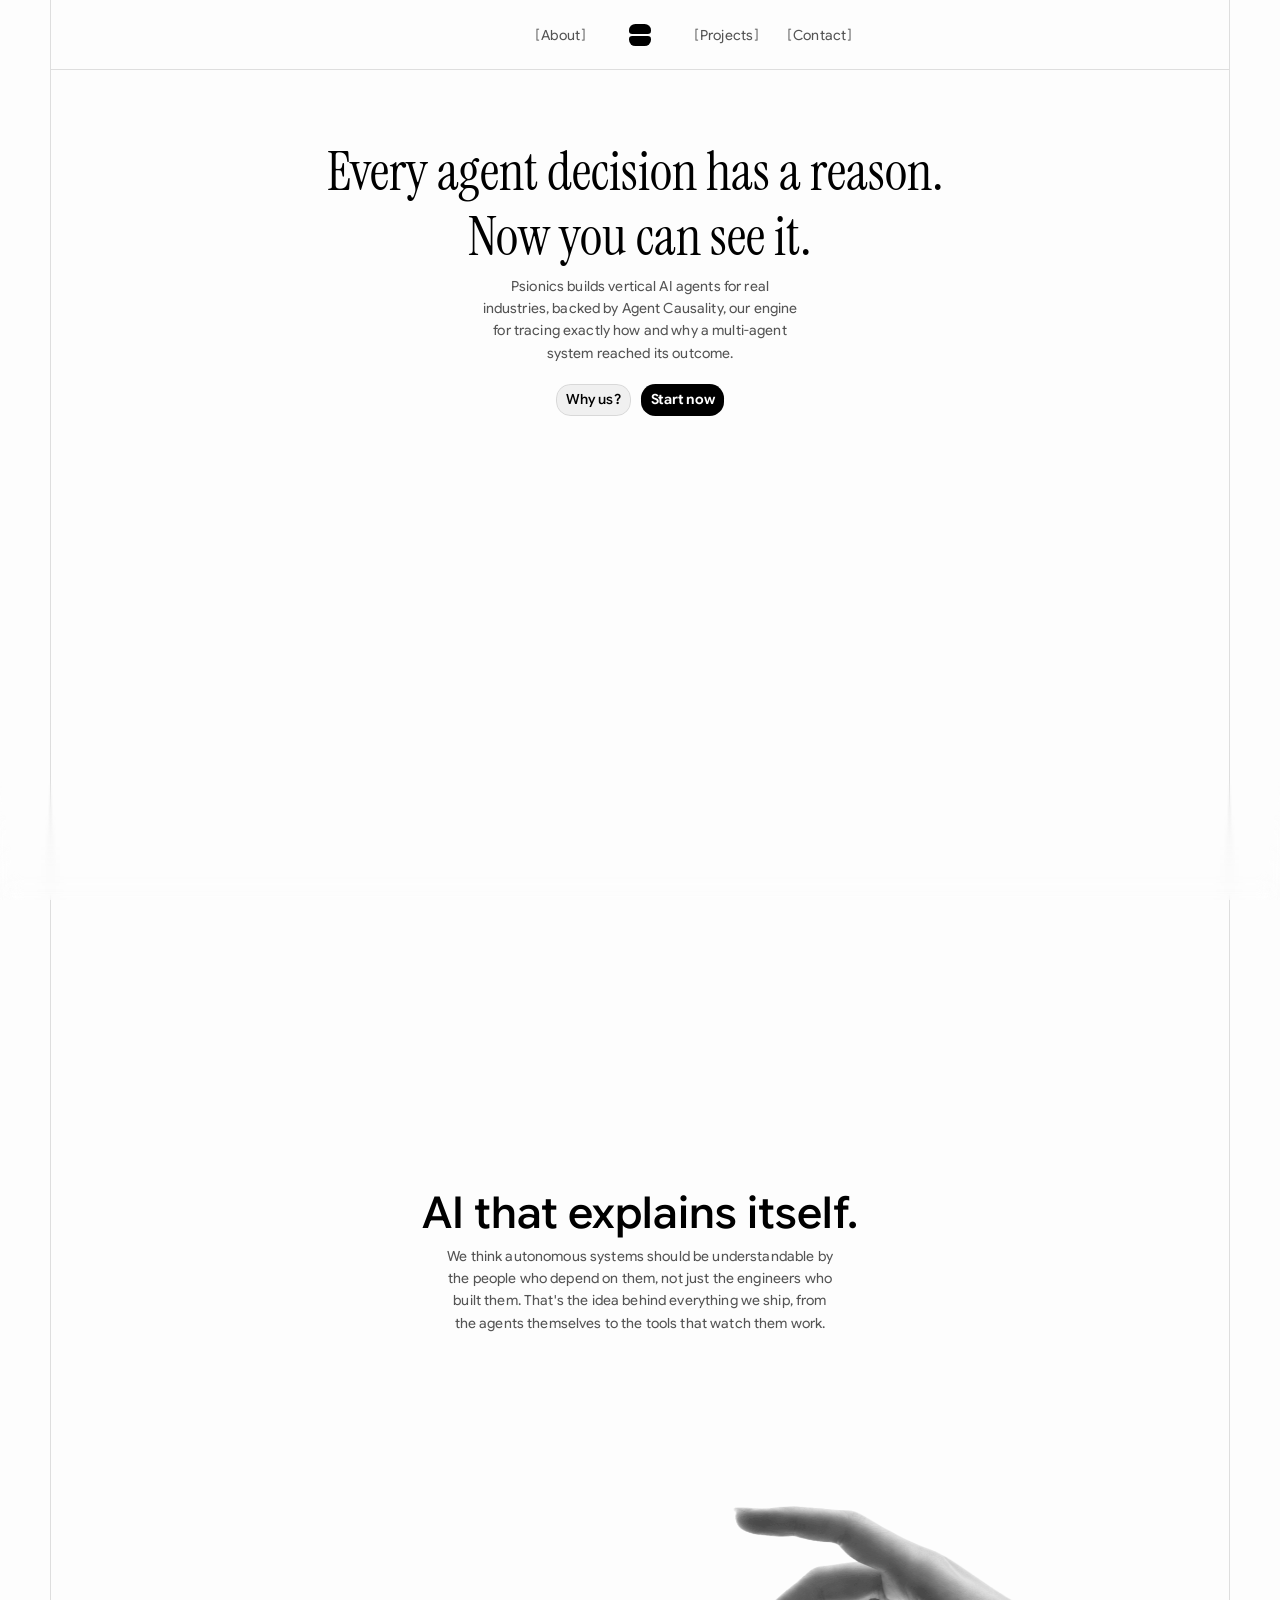
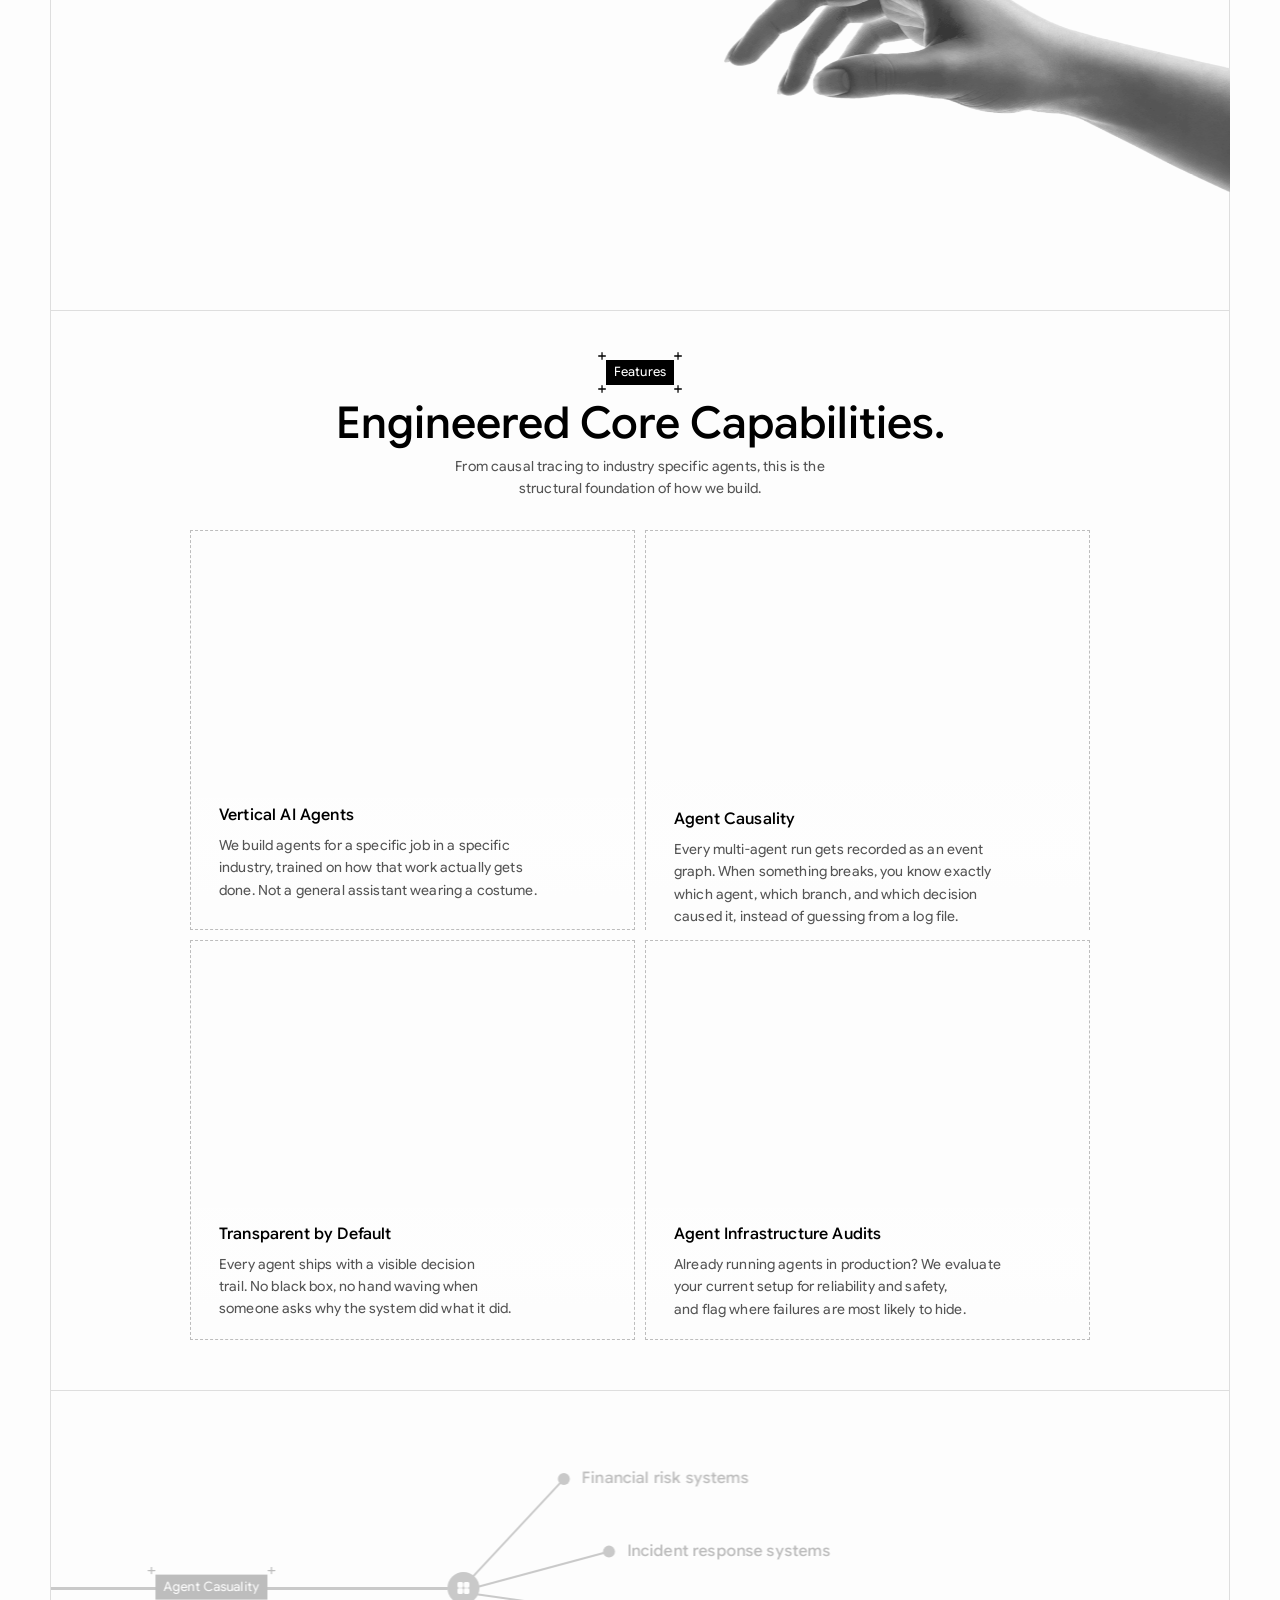
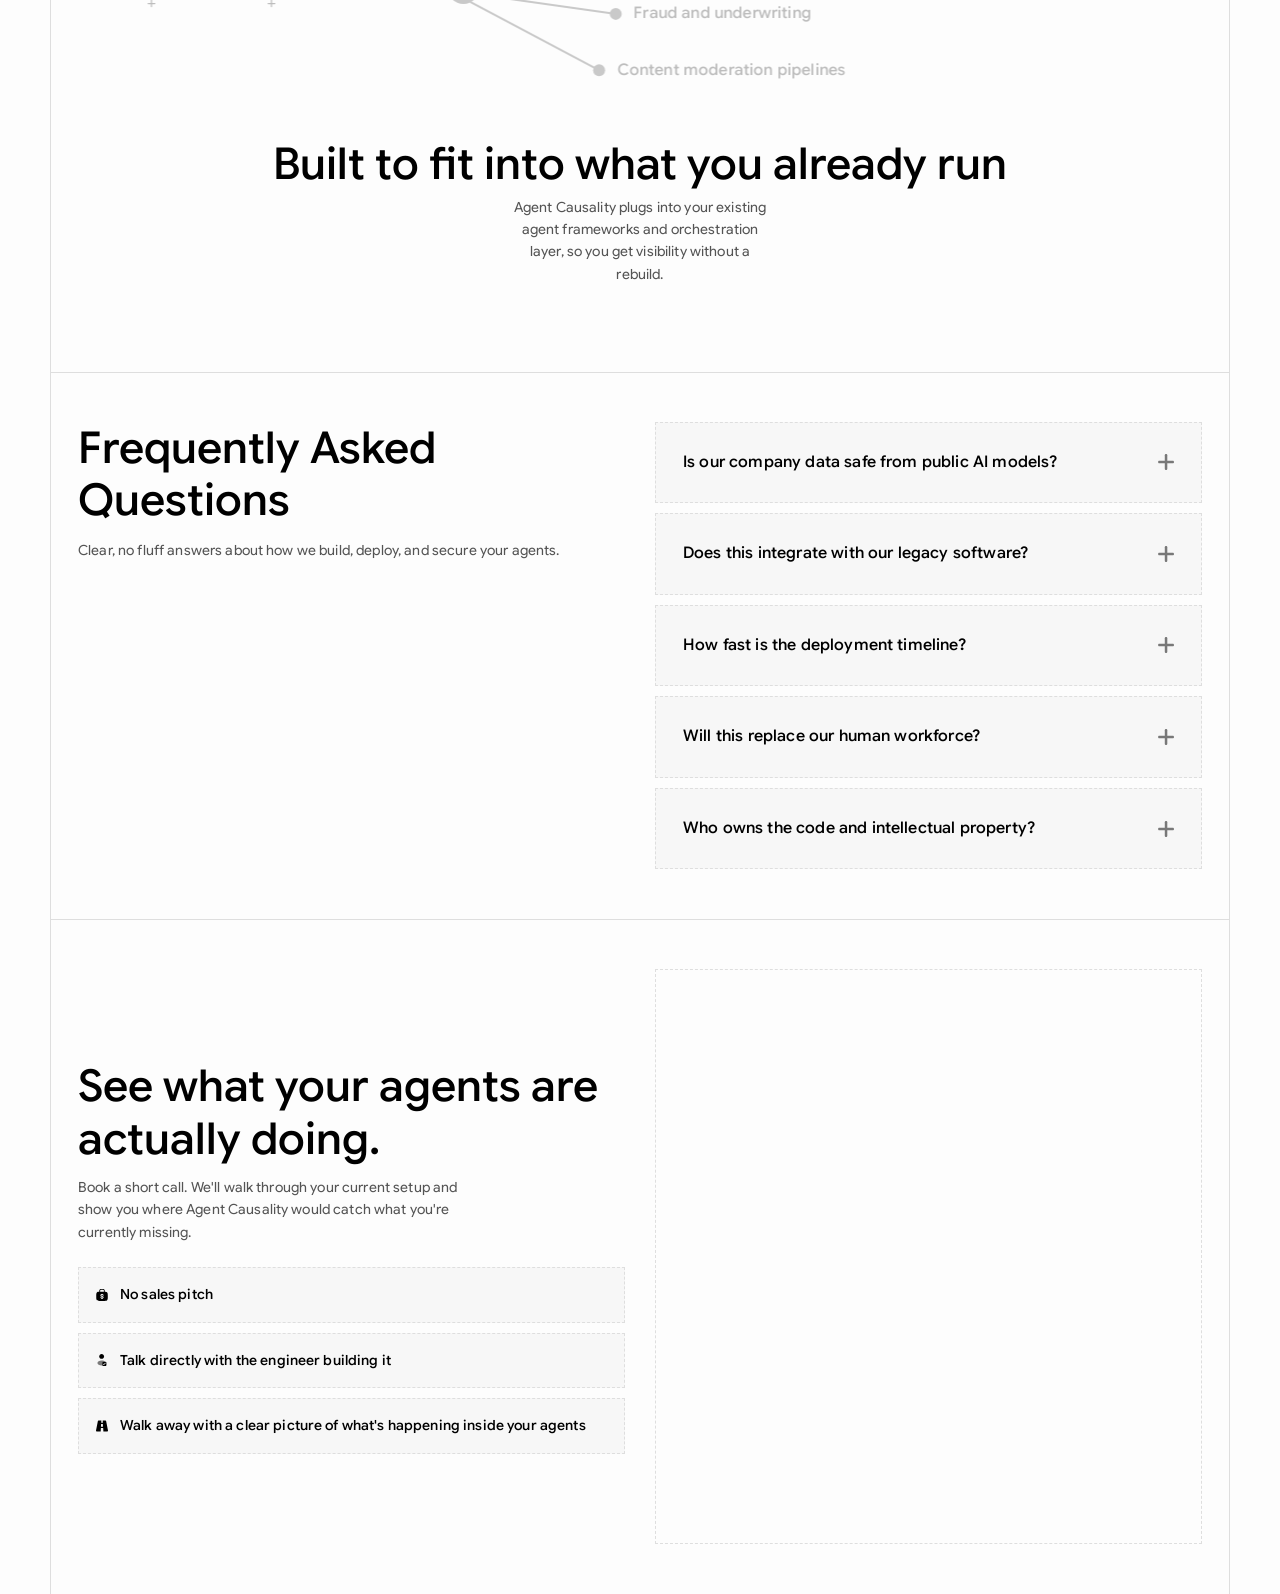
<file: web/contact.html>
<!doctype html>
<!-- Made in Framer · framer.com ✨ -->
<!-- Published Aug 22, 2026, 8:45 PM UTC -->
<html lang="en" data-redirect-timezone="1" dir="ltr">

<head>
  <meta charset="utf-8">
  <meta name="viewport" content="width=device-width">
  <meta name="generator" content="Site 27c13c3">
  <title>Psionics</title>
  <meta name="description" content="Made with Site">
  <meta name="framer-search-index"
    content="https://framerusercontent.com/sites/24EMgg3p4VVwy2FYUBpUP5/searchIndex-9DX5m1fhhprA.json">
  <meta name="framer-search-index-fallback"
    content="https://framerusercontent.com/sites/24EMgg3p4VVwy2FYUBpUP5/searchIndex-yzGtSS8O4ef8.json">
  <link href="../content/assets/icon.png" rel="icon">
  <link rel="apple-touch-icon" href="../content/images/app-icon.png">
  <!-- Open Graph -->
  <meta property="og:type" content="website">
  <meta property="og:title" content="Psionics">
  <meta property="og:description" content="Made with Site">
  <!-- X -->
  <meta name="twitter:card" content="summary_large_image">
  <meta name="twitter:title" content="Psionics">
  <meta name="twitter:description" content="Made with Site">


  <script>try { if (localStorage.getItem("__framer_force_showing_editorbar_since")) { const n = document.createElement("link"); n.rel = "modulepreload"; n.href = "https://framer.com/edit/init.mjs"; document.head.appendChild(n) } } catch (e) { }</script>
  <link rel="canonical" href="/contact">
  <meta property="og:url" content="https://blushing-tasks-140990.site.app/contact"><!-- Start of headStart -->

  <!-- End of headStart -->

  <link rel="stylesheet" href="/web/psionics-fonts.css">
  <link href="https://fonts.gstatic.com" rel="preconnect" crossorigin>

  <meta name="robots" content="max-image-preview:large">
  <style data-framer-breakpoint-css>
    @media(min-width: 1200px) {
      .hidden-1chx7yg {
        display: none !important
      }
    }

    @media(min-width: 810px) and (max-width: 1199.98px) {
      .hidden-1ykrwx5 {
        display: none !important
      }
    }

    @media(max-width: 809.98px) {
      .hidden-incvt1 {
        display: none !important
      }
    }

    @media(max-width: 809.98px) {
      .hidden-1xn8rl8 {
        display: none !important
      }
    }

    @media(min-width: 810px) and (max-width: 1199.98px) {
      .hidden-1pxqvew {
        display: none !important
      }
    }

    @media(min-width: 1200px) {
      .hidden-yqpees {
        display: none !important
      }
    }
  </style>
  <style data-framer-css-ssr-minified
    data-framer-components="framer-lib-cursors-host framer-LqpOF PropertyOverrides framer-OzwMP framer-lcQ9o framer-lib-combinedCSSRules framer-jro2V framer-e8X8k framer-TkHJU framer-V5Qi2 framer-lib-form-plain-text-input framer-rz2hv framer-semHW framer-x3cxn framer-RMCgO framer-ObMmC framer-dRrz1 framer-QM3n8 framer-iG2Tq framer-69FHJ framer-OfVLa framer-DPOTx framer-9Ce6R framer-67dhO framer-OJFXs framer-bHJSy framer-8wlZ9">
    html,
    body,
    #main {
      box-sizing: border-box;
      margin: 0;
      padding: 0
    }

    :root {
      -webkit-font-smoothing: antialiased;
      -moz-osx-font-smoothing: grayscale
    }

    * {
      box-sizing: border-box;
      -webkit-font-smoothing: inherit
    }

    h1,
    h2,
    h3,
    h4,
    h5,
    h6,
    p,
    figure {
      margin: 0
    }

    body,
    input,
    textarea,
    select,
    button {
      font-family: sans-serif;
      font-size: 12px
    }

    body {
      --token-358f9ea8-35a8-474d-aea3-3d32a4090f35: #fff;
      --token-285ef153-d569-42f5-b925-84d6d4b8fa63: #000;
      --token-fe732e94-f30f-4945-91af-015cdcf1f937: #0000000d;
      --token-c501e0d1-c10e-4ef2-baa7-db83ded46808: #0000001a;
      --token-66b6d7ff-ba33-4d69-8906-b2633b6d4a86: #545454;
      --token-6e6e337d-28cc-44d1-a0da-bb7b5b6c59e1: #000;
      --token-7e7d9213-6afe-4309-afa8-7dccf478cb0d: #dedede;
      --token-6c8d10ba-463b-4990-b64f-32918ca2d4f2: #fdfdfd;
      --token-d8ccb723-1f35-4e56-aba6-0694e1de791e: #000;
      --token-ee24881a-d59f-4831-81c5-31b2a73efdd2: #787878;
      --token-184dcff3-e572-4075-ade0-8c6d8e309c5e: #787878;
      --token-67254f3c-b607-431f-8193-1d669a2bdcca: #a1a1a1;
      --token-0375e251-61b8-4925-a799-386df3afe9b8: #000;
      --token-8a48a509-d30c-45be-ab76-ca7d93a6ff7a: #333;
      --token-71d4309d-2a6d-4aaa-bb59-7fc6ce2d6262: #0000001a;
      --token-70c2ae7b-a5e6-4414-a82e-94a47fd10245: #333;
      --token-1f4a9512-b90d-4ca4-bb0a-8c8034c20bcc: #00000008;
      --token-95a8f7e0-de26-4a21-abd8-7324f048c094: #bdbdbd;
      --token-72a59867-6fb7-4e45-af48-7fdda01d52cf: #fff;
      --token-18b15b83-4ec0-475b-b37c-540277e0faa8: #fff;
      --token-813ec4a8-3f64-40f4-ae75-c758ceafa922: #636363;
      --token-19bed0b5-c586-49d3-b40e-9867aec7f20a: #5b9cfc;
      --token-4a1e7493-0681-4389-9ee4-885b715421ed: #5b9cfc33;
      --token-2035a202-617c-4af0-aa75-ad99be73f16c: #3455fa;
      --token-88de8be5-fdc6-43ad-98d5-dc2e7d77e5cc: #f7f7f7;
      --token-60c35037-d3eb-4419-8c24-e6ccda86fba2: #000;
      --token-74f0a186-517f-42e6-9594-419eaad265e0: #2040e3;
      --token-487debdd-9588-4cf5-b389-1f7017cbcedd: #ededed;
      --token-50035390-3908-4921-abeb-233ceaab1b03: #000;
      --token-0492d6f2-d22d-49e2-88a7-a7e4b06bd484: #f24;
      --token-b06755cf-e72e-4b54-b92e-df84e1441a16: #ff224426;
      --token-4e110321-98f8-47ee-937e-751736baa2db: gray;
      --token-6d5ee4b8-b586-4209-ba49-2bd9ee06fba3: #0000;
      --token-f3a0c9ff-8414-4b74-ab31-ac24b461709f: #000;
      --token-8d93de31-742e-4952-a5e4-180cad41a568: #000
    }

    @supports (z-index:calc(infinity)) {
      #__framer-badge-container {
        --infinity: infinity
      }
    }

    #__framer-badge-container {
      pointer-events: none;
      width: 100%;
      z-index: calc(var(--infinity, 2147480000));
      justify-content: flex-end;
      padding: 20px;
      display: flex;
      position: fixed;
      bottom: 0
    }

    @supports (background:-webkit-named-image(i)) and (not (grid-template-rows:subgrid)) {
      body {
        --framer-will-change-override: transform
      }
    }

    @supports (background:-webkit-named-image(i)) and (not (position-area:top right)) {
      body {
        --framer-will-change-filter-override: filter
      }
    }

    [data-framer-component-type=Text] div div span,
    [data-framer-component-type=Text] a div span,
    [data-framer-component-type=Text] span span span,
    [data-framer-component-type=Text] p span span,
    [data-framer-component-type=Text] h1 span span,
    [data-framer-component-type=Text] h2 span span,
    [data-framer-component-type=Text] h3 span span,
    [data-framer-component-type=Text] h4 span span,
    [data-framer-component-type=Text] h5 span span,
    [data-framer-component-type=Text] h6 span span,
    [data-framer-component-type=Text] a {
      font-family: var(--font-family);
      font-style: var(--font-style);
      font-weight: min(calc(var(--framer-font-weight-increase, 0) + var(--font-weight, 400)), 900);
      color: var(--text-color);
      letter-spacing: var(--letter-spacing);
      font-size: var(--font-size);
      text-transform: var(--text-transform);
      --text-decoration: var(--framer-text-decoration-style, solid)var(--framer-text-decoration, none)var(--framer-text-decoration-color, currentcolor)var(--framer-text-decoration-thickness, auto);
      --text-decoration-skip-ink: var(--framer-text-decoration-skip-ink);
      --text-underline-offset: var(--framer-text-decoration-offset);
      line-height: var(--line-height);
      --font-family: var(--framer-font-family);
      --font-style: var(--framer-font-style);
      --font-weight: var(--framer-font-weight);
      --text-color: var(--framer-text-color);
      --letter-spacing: var(--framer-letter-spacing);
      --font-size: var(--framer-font-size);
      --text-transform: var(--framer-text-transform);
      --line-height: var(--framer-line-height)
    }

    @supports not (color:color(display-p3 1 1 1)) {

      p.framer-text,
      div.framer-text,
      h1.framer-text,
      h2.framer-text,
      h3.framer-text,
      h4.framer-text,
      h5.framer-text,
      h6.framer-text,
      li.framer-text,
      ol.framer-text,
      ul.framer-text,
      span.framer-text:not([data-text-fill]) {
        color: var(--framer-blockquote-text-color-rgb, var(--framer-blockquote-text-color, var(--framer-text-color-rgb, var(--framer-text-color, #000))));
        -webkit-text-stroke-color: var(--framer-text-stroke-color-rgb, var(--framer-text-stroke-color, initial))
      }

      mark.framer-text {
        background-color: var(--framer-blockquote-text-background-color-rgb, var(--framer-blockquote-text-background-color, var(--framer-text-background-color-rgb, var(--framer-text-background-color, initial))))
      }
    }

    @supports not (color:color(display-p3 1 1 1)) {

      code.framer-text,
      code.framer-text span.framer-text:not([data-text-fill]) {
        color: var(--framer-blockquote-text-color-rgb, var(--framer-blockquote-text-color, var(--framer-code-text-color-rgb, var(--framer-code-text-color, var(--framer-text-color-rgb, var(--framer-text-color, #000))))))
      }
    }

    @supports not (color:color(display-p3 1 1 1)) {

      a.framer-text,
      span.framer-text[data-nested-link] {
        color: var(--framer-link-text-color-rgb, var(--framer-link-text-color, var(--framer-blockquote-text-color-rgb, var(--framer-blockquote-text-color, var(--framer-text-color-rgb, var(--framer-text-color, #000))))));
        background-color: var(--framer-link-text-background-color-rgb, var(--framer-link-text-background-color, initial));
        -webkit-text-decoration-color: var(--framer-link-text-decoration-color-rgb, var(--framer-link-text-decoration-color, var(--framer-text-decoration-color-rgb, var(--framer-text-decoration-color, currentcolor))));
        text-decoration-color: var(--framer-link-text-decoration-color-rgb, var(--framer-link-text-decoration-color, var(--framer-text-decoration-color-rgb, var(--framer-text-decoration-color, currentcolor))))
      }
    }

    @supports not (color:color(display-p3 1 1 1)) {

      code.framer-text a.framer-text,
      code.framer-text a.framer-text span.framer-text:not([data-text-fill]),
      code.framer-text span.framer-text[data-nested-link],
      code.framer-text span.framer-text[data-nested-link] span.framer-text:not([data-text-fill]) {
        color: var(--framer-link-text-color-rgb, var(--framer-link-text-color, var(--framer-blockquote-text-color-rgb, var(--framer-blockquote-text-color, var(--framer-code-text-color-rgb, var(--framer-code-text-color, var(--framer-text-color-rgb, var(--framer-text-color, #000))))))))
      }
    }

    @supports not (color:color(display-p3 1 1 1)) {

      a.framer-text:hover,
      span.framer-text[data-nested-link]:hover {
        color: var(--framer-link-hover-text-color-rgb, var(--framer-link-hover-text-color, var(--framer-link-text-color-rgb, var(--framer-link-text-color, var(--framer-blockquote-text-color-rgb, var(--framer-blockquote-text-color, var(--framer-text-color-rgb, var(--framer-text-color, #000))))))));
        background-color: var(--framer-link-hover-text-background-color-rgb, var(--framer-link-hover-text-background-color, var(--framer-link-text-background-color-rgb, var(--framer-link-text-background-color, var(--framer-text-background-color-rgb, var(--framer-text-background-color, initial))))));
        -webkit-text-decoration-color: var(--framer-link-hover-text-decoration-color-rgb, var(--framer-link-hover-text-decoration-color, var(--framer-link-text-decoration-color-rgb, var(--framer-link-text-decoration-color, var(--framer-text-decoration-color-rgb, var(--framer-text-decoration-color, currentcolor))))));
        text-decoration-color: var(--framer-link-hover-text-decoration-color-rgb, var(--framer-link-hover-text-decoration-color, var(--framer-link-text-decoration-color-rgb, var(--framer-link-text-decoration-color, var(--framer-text-decoration-color-rgb, var(--framer-text-decoration-color, currentcolor))))))
      }
    }

    @supports not (color:color(display-p3 1 1 1)) {

      code.framer-text a.framer-text:hover,
      code.framer-text span.framer-text[data-nested-link]:hover {
        color: var(--framer-link-hover-text-color-rgb, var(--framer-link-hover-text-color, var(--framer-link-text-color-rgb, var(--framer-link-text-color, var(--framer-blockquote-text-color-rgb, var(--framer-blockquote-text-color, var(--framer-code-text-color-rgb, var(--framer-code-text-color, var(--framer-text-color-rgb, var(--framer-text-color, #000))))))))))
      }
    }

    @supports not (color:color(display-p3 1 1 1)) {

      a.framer-text[data-framer-page-link-current],
      span.framer-text[data-framer-page-link-current] {
        color: var(--framer-link-current-text-color-rgb, var(--framer-link-current-text-color, var(--framer-link-text-color-rgb, var(--framer-link-text-color, var(--framer-text-color-rgb, var(--framer-text-color, #000))))));
        background-color: var(--framer-link-current-text-background-color-rgb, var(--framer-link-current-text-background-color, var(--framer-link-text-background-color-rgb, var(--framer-link-text-background-color, var(--framer-text-background-color-rgb, var(--framer-text-background-color, initial))))));
        -webkit-text-decoration-color: var(--framer-link-current-text-decoration-color-rgb, var(--framer-link-current-text-decoration-color, var(--framer-link-text-decoration-color-rgb, var(--framer-link-text-decoration-color, var(--framer-text-decoration-color-rgb, var(--framer-text-decoration-color, currentcolor))))));
        text-decoration-color: var(--framer-link-current-text-decoration-color-rgb, var(--framer-link-current-text-decoration-color, var(--framer-link-text-decoration-color-rgb, var(--framer-link-text-decoration-color, var(--framer-text-decoration-color-rgb, var(--framer-text-decoration-color, currentcolor))))))
      }
    }

    @supports not (color:color(display-p3 1 1 1)) {

      code.framer-text a.framer-text[data-framer-page-link-current],
      code.framer-text a.framer-text[data-framer-page-link-current] span.framer-text:not([data-text-fill]),
      code.framer-text span.framer-text[data-framer-page-link-current],
      code.framer-text span.framer-text[data-framer-page-link-current] span.framer-text:not([data-text-fill]) {
        color: var(--framer-link-current-text-color-rgb, var(--framer-link-current-text-color, var(--framer-link-text-color-rgb, var(--framer-link-text-color, var(--framer-code-text-color-rgb, var(--framer-code-text-color, var(--framer-text-color-rgb, var(--framer-text-color, #000))))))));
        background-color: var(--framer-link-current-text-background-color-rgb, var(--framer-link-current-text-background-color, var(--framer-link-text-background-color-rgb, var(--framer-link-text-background-color, var(--framer-text-background-color-rgb, var(--framer-text-background-color, initial))))))
      }
    }

    @supports not (color:color(display-p3 1 1 1)) {

      a.framer-text[data-framer-page-link-current]:hover,
      span.framer-text[data-framer-page-link-current]:hover {
        color: var(--framer-link-hover-text-color-rgb, var(--framer-link-hover-text-color, var(--framer-link-current-text-color-rgb, var(--framer-link-current-text-color, var(--framer-link-text-color-rgb, var(--framer-link-text-color, var(--framer-code-text-color-rgb, var(--framer-code-text-color, var(--framer-text-color-rgb, var(--framer-text-color, #000))))))))));
        background-color: var(--framer-link-hover-text-background-color-rgb, var(--framer-link-hover-text-background-color, var(--framer-link-current-text-background-color-rgb, var(--framer-link-current-text-background-color, var(--framer-link-text-background-color-rgb, var(--framer-link-text-background-color, initial))))));
        -webkit-text-decoration-color: var(--framer-link-hover-text-decoration-color-rgb, var(--framer-link-hover-text-decoration-color, var(--framer-link-current-text-decoration-color-rgb, var(--framer-link-current-text-decoration-color, var(--framer-link-text-decoration-color-rgb, var(--framer-link-text-decoration-color, var(--framer-text-decoration-color-rgb, var(--framer-text-decoration-color, currentcolor))))))));
        text-decoration-color: var(--framer-link-hover-text-decoration-color-rgb, var(--framer-link-hover-text-decoration-color, var(--framer-link-current-text-decoration-color-rgb, var(--framer-link-current-text-decoration-color, var(--framer-link-text-decoration-color-rgb, var(--framer-link-text-decoration-color, var(--framer-text-decoration-color-rgb, var(--framer-text-decoration-color, currentcolor))))))))
      }
    }

    @supports not (color:color(display-p3 1 1 1)) {

      code.framer-text a.framer-text[data-framer-page-link-current]:hover,
      code.framer-text a.framer-text[data-framer-page-link-current]:hover span.framer-text:not([data-text-fill]),
      code.framer-text span.framer-text[data-framer-page-link-current]:hover,
      code.framer-text span.framer-text[data-framer-page-link-current]:hover span.framer-text:not([data-text-fill]) {
        color: var(--framer-link-hover-text-color-rgb, var(--framer-link-hover-text-color, var(--framer-link-current-text-color-rgb, var(--framer-link-current-text-color, var(--framer-link-text-color-rgb, var(--framer-link-text-color, var(--framer-code-text-color-rgb, var(--framer-code-text-color, var(--framer-text-color-rgb, var(--framer-text-color, #000))))))))));
        background-color: var(--framer-link-hover-text-background-color-rgb, var(--framer-link-hover-text-background-color, var(--framer-link-current-text-background-color-rgb, var(--framer-link-current-text-background-color, var(--framer-link-text-background-color-rgb, var(--framer-link-text-background-color, initial))))))
      }
    }

    [data-framer-component-type=Stack]:not([data-framer-generated])>*,
    [data-framer-component-type=Stack]:not([data-framer-generated])>[data-framer-component-type],
    NavigationContainer [data-framer-component-type=NavigationContainer]>*,
    [data-framer-component-type=NavigationContainer]>[data-framer-component-type] {
      position: relative
    }

    @supports not (overflow:clip) {
      :root {
        --overflow-clip-fallback: hidden
      }
    }

    @supports (background:-webkit-named-image(i)) and (not (contain-intrinsic-size:inherit)) {

      div.framer-text,
      p.framer-text,
      h1.framer-text,
      h2.framer-text,
      h3.framer-text,
      h4.framer-text,
      h5.framer-text,
      h6.framer-text,
      ol.framer-text,
      ul.framer-text,
      li.framer-text,
      blockquote.framer-text,
      .framer-text.framer-image {
        display: var(--text-truncation-display-inline-for-safari-16, revert)
      }

      div.framer-text:after,
      p.framer-text:after,
      h1.framer-text:after,
      h2.framer-text:after,
      h3.framer-text:after,
      h4.framer-text:after,
      h5.framer-text:after,
      h6.framer-text:after,
      ol.framer-text:after,
      ul.framer-text:after,
      li.framer-text:after,
      blockquote.framer-text:after,
      .framer-text.framer-image:after {
        content: var(--text-truncation-line-break-for-safari-16);
        white-space: pre
      }

      .framer-text.framer-text-module,
      .framer-text.framer-table-wrapper {
        display: var(--text-truncation-display-none-for-safari-16, revert)
      }

      p.framer-text[data-text-fill] {
        display: var(--text-truncation-display-inline-for-safari-16, inline-block)
      }
    }

    @supports (corner-shape:superellipse(2)) {
      :root {
        --one-if-corner-shape-supported: 1
      }
    }

    .framer-cursor-none,
    .framer-cursor-none * {
      cursor: none !important
    }

    .framer-pointer-events-none,
    .framer-pointer-events-none * {
      pointer-events: none !important
    }

    @supports (aspect-ratio:1) {
      body {
        --framer-aspect-ratio-supported: auto
      }
    }

    .framer-LqpOF.framer-7fmlcf,
    .framer-LqpOF .framer-7fmlcf {
      display: block
    }

    .framer-LqpOF.framer-yqpees {
      --selection-background-color: var(--token-4a1e7493-0681-4389-9ee4-885b715421ed, #5b9cfc33);
      --selection-color: var(--token-19bed0b5-c586-49d3-b40e-9867aec7f20a, #5b9cfc);
      background-color: var(--token-6c8d10ba-463b-4990-b64f-32918ca2d4f2, #f5f5f5);
      height: min-content;
      overflow: var(--overflow-clip-fallback, clip);
      flex-flow: column;
      place-content: center flex-start;
      align-items: center;
      gap: 0;
      width: 100%;
      padding: 0;
      display: flex;
      position: relative
    }

    .framer-LqpOF .framer-sfzdwg-container {
      height: 70px;
      position: var(--framer-canvas-fixed-position, fixed);
      z-index: 10;
      flex: none;
      order: -1000;
      width: 100%;
      top: 0;
      left: 0%
    }

    .framer-LqpOF.framer-1w73dgk {
      -webkit-user-select: none;
      user-select: none;
      position: fixed;
      inset: 0
    }

    .framer-LqpOF.framer-13ncolp {
      z-index: 9;
      flex-flow: row;
      flex: none;
      place-content: center;
      align-items: center;
      gap: 10px;
      width: 100%;
      height: 100vh;
      padding: 0 12px;
      display: flex;
      position: fixed;
      top: 0;
      left: 0;
      overflow: visible
    }

    .framer-LqpOF .framer-130i9u6-container {
      will-change: var(--framer-will-change-effect-override, transform);
      flex: 1 0 0;
      width: 1px;
      height: 100%;
      position: relative
    }

    .framer-LqpOF .framer-tg3zgh {
      margin: 0;
      background: 0 0;
      flex-grow: 1;
      width: 0;
      height: 0;
      margin-bottom: 0;
      position: relative
    }

    .framer-LqpOF .framer-12ffj3x-container {
      bottom: calc(calc(100% - min(var(--framer-viewport-height, 100%), 100%)) + 0px);
      pointer-events: none;
      height: 240px;
      position: var(--framer-canvas-fixed-position, fixed);
      z-index: 10;
      flex: none;
      order: 1002;
      width: 100%;
      left: 0
    }

    .framer-LqpOF .framer-1pg213s-container {
      flex: none;
      order: 1003;
      width: 100%;
      height: auto;
      position: relative
    }

    [data-layout-template=true]>#overlay {
      margin-bottom: 0
    }

    .framer-LqpOF[data-selection=true] * ::selection {
      color: var(--selection-color, none);
      background-color: var(--selection-background-color, none)
    }

    .framer-LqpOF [data-selection=true] * ::selection {
      color: var(--selection-color, none);
      background-color: var(--selection-background-color, none)
    }

    @media (max-width:809.98px) {
      .framer-LqpOF .framer-sfzdwg-container {
        width: unset;
        left: 12px;
        right: 12px
      }
    }

    .ssr-variant {
      display: contents
    }

    @supports (aspect-ratio:1) {
      body {
        --framer-aspect-ratio-supported: auto
      }
    }

    .framer-OzwMP.framer-xkaqe6,
    .framer-OzwMP .framer-xkaqe6 {
      display: block
    }

    .framer-OzwMP.framer-wl7jcf {
      height: 70px;
      overflow: var(--overflow-clip-fallback, clip);
      flex-flow: row;
      place-content: center;
      align-items: center;
      gap: 10px;
      width: 1000px;
      padding: 0;
      display: flex;
      position: relative
    }

    .framer-OzwMP .framer-1uuh4hs {
      max-width: 1180px;
      height: 100%;
      overflow: var(--overflow-clip-fallback, clip);
      flex-flow: row;
      flex: 1 0 0;
      place-content: center;
      align-items: center;
      gap: 0;
      width: 1px;
      padding: 0 28px;
      display: flex;
      position: relative
    }

    .framer-OzwMP .framer-1nb70iu {
      height: min-content;
      overflow: var(--overflow-clip-fallback, clip);
      flex-flow: row;
      flex: 1 0 0;
      place-content: center flex-end;
      align-items: center;
      gap: 20px;
      width: 1px;
      padding: 0;
      display: flex;
      position: relative
    }

    .framer-OzwMP .framer-q19tcp-container,
    .framer-OzwMP .framer-btbdi1-container,
    .framer-OzwMP .framer-1p6qu0m-container,
    .framer-OzwMP .framer-mqlrmf-container,
    .framer-OzwMP .framer-pu3uca-container {
      flex: none;
      width: auto;
      height: auto;
      position: relative
    }

    .framer-OzwMP .framer-g3w6q6 {
      flex-flow: row;
      flex: none;
      place-content: center;
      align-items: center;
      gap: 10px;
      width: 22px;
      height: 22px;
      padding: 0;
      text-decoration: none;
      display: flex;
      position: absolute;
      top: calc(50% - 11px);
      left: calc(50% - 11px);
      overflow: visible
    }

    .framer-OzwMP .framer-11azskw-container {
      will-change: var(--framer-will-change-effect-override, transform);
      z-index: 1;
      flex: 1 0 0;
      width: 1px;
      height: auto;
      position: relative
    }

    .framer-OzwMP .framer-1ck6rat {
      height: 100%;
      overflow: var(--overflow-clip-fallback, clip);
      pointer-events: none;
      flex: none;
      width: 100px;
      position: relative
    }

    .framer-OzwMP .framer-9z2jr8 {
      height: min-content;
      overflow: var(--overflow-clip-fallback, clip);
      flex-flow: row;
      flex: 1 0 0;
      place-content: center flex-start;
      align-items: center;
      gap: 20px;
      width: 1px;
      padding: 0;
      display: flex;
      position: relative
    }

    .framer-OzwMP.framer-v-mm42p5 .framer-1uuh4hs {
      max-width: 780px
    }

    .framer-OzwMP.framer-v-19k9xp4.framer-wl7jcf,
    .framer-OzwMP.framer-v-ks8b7i.framer-wl7jcf {
      width: 366px
    }

    .framer-OzwMP.framer-v-19k9xp4 .framer-1uuh4hs,
    .framer-OzwMP.framer-v-ks8b7i .framer-1uuh4hs {
      gap: unset;
      justify-content: space-between;
      max-width: 600px
    }

    .framer-OzwMP.framer-v-19k9xp4 .framer-g3w6q6,
    .framer-OzwMP.framer-v-ks8b7i .framer-g3w6q6 {
      left: unset;
      top: unset;
      z-index: 1;
      position: relative
    }

    .framer-OzwMP[data-border=true]:after,
    .framer-OzwMP [data-border=true]:after {
      content: "";
      border-width: var(--border-top-width, 0)var(--border-right-width, 0)var(--border-bottom-width, 0)var(--border-left-width, 0);
      border-color: var(--border-color, none);
      border-style: var(--border-style, none);
      box-sizing: border-box;
      border-radius: inherit;
      corner-shape: inherit;
      pointer-events: none;
      width: 100%;
      height: 100%;
      position: absolute;
      top: 0;
      left: 0
    }

    .framer-lcQ9o.framer-h5u78t,
    .framer-lcQ9o .framer-h5u78t {
      display: block
    }

    .framer-lcQ9o.framer-jxkc1m {
      cursor: pointer;
      height: min-content;
      overflow: var(--overflow-clip-fallback, clip);
      will-change: var(--framer-will-change-override, transform);
      flex-flow: row;
      place-content: center;
      align-items: center;
      gap: 10px;
      width: min-content;
      padding: 4px 10px;
      text-decoration: none;
      display: flex;
      position: relative
    }

    .framer-lcQ9o .framer-1hiziu2 {
      -webkit-user-select: none;
      user-select: none;
      white-space: pre;
      flex: none;
      width: auto;
      height: auto;
      position: relative
    }

    .framer-lcQ9o .framer-1gf40pe {
      -webkit-user-select: none;
      user-select: none;
      pointer-events: none;
      white-space: pre;
      z-index: 1;
      flex: none;
      width: auto;
      height: auto;
      position: absolute;
      top: 49%;
      left: 4px
    }

    .framer-lcQ9o .framer-1acvs8d {
      -webkit-user-select: none;
      user-select: none;
      pointer-events: none;
      white-space: pre;
      z-index: 1;
      flex: none;
      width: auto;
      height: auto;
      position: absolute;
      top: 49%;
      right: 4px
    }

    .framer-lcQ9o.framer-v-vzrzat.framer-jxkc1m {
      cursor: default
    }

    .framer-lcQ9o.framer-v-jxkc1m.hover .framer-1gf40pe {
      left: 0
    }

    .framer-lcQ9o.framer-v-jxkc1m.hover .framer-1acvs8d {
      right: 0
    }

    .framer-lcQ9o[data-border=true]:after,
    .framer-lcQ9o [data-border=true]:after {
      content: "";
      border-width: var(--border-top-width, 0)var(--border-right-width, 0)var(--border-bottom-width, 0)var(--border-left-width, 0);
      border-color: var(--border-color, none);
      border-style: var(--border-style, none);
      box-sizing: border-box;
      border-radius: inherit;
      corner-shape: inherit;
      pointer-events: none;
      width: 100%;
      height: 100%;
      position: absolute;
      top: 0;
      left: 0
    }

    body {
      --framer-will-change-override: none
    }

    @supports (background:-webkit-named-image(i)) and (not (grid-template-rows:subgrid)) {
      body {
        --framer-will-change-override: transform
      }
    }

    body {
      --framer-will-change-filter-override: none
    }

    @supports (background:-webkit-named-image(i)) and (not (position-area:top right)) {
      body {
        --framer-will-change-filter-override: filter
      }
    }

    [data-framer-component-type] {
      position: absolute
    }

    [data-framer-component-type=Text] {
      cursor: inherit
    }

    [data-framer-component-text-autosized] * {
      white-space: pre
    }

    [data-framer-component-type=Text]>* {
      text-align: var(--framer-text-alignment, start)
    }

    [data-framer-component-type=Text] span span,
    [data-framer-component-type=Text] p span,
    [data-framer-component-type=Text] h1 span,
    [data-framer-component-type=Text] h2 span,
    [data-framer-component-type=Text] h3 span,
    [data-framer-component-type=Text] h4 span,
    [data-framer-component-type=Text] h5 span,
    [data-framer-component-type=Text] h6 span {
      display: block
    }

    [data-framer-component-type=Text] span span span,
    [data-framer-component-type=Text] p span span,
    [data-framer-component-type=Text] h1 span span,
    [data-framer-component-type=Text] h2 span span,
    [data-framer-component-type=Text] h3 span span,
    [data-framer-component-type=Text] h4 span span,
    [data-framer-component-type=Text] h5 span span,
    [data-framer-component-type=Text] h6 span span {
      display: unset
    }

    [data-framer-component-type=Text] div div span,
    [data-framer-component-type=Text] a div span,
    [data-framer-component-type=Text] span span span,
    [data-framer-component-type=Text] p span span,
    [data-framer-component-type=Text] h1 span span,
    [data-framer-component-type=Text] h2 span span,
    [data-framer-component-type=Text] h3 span span,
    [data-framer-component-type=Text] h4 span span,
    [data-framer-component-type=Text] h5 span span,
    [data-framer-component-type=Text] h6 span span,
    [data-framer-component-type=Text] a {
      font-family: var(--font-family);
      font-style: var(--font-style);
      font-weight: min(calc(var(--framer-font-weight-increase, 0) + var(--font-weight, 400)), 900);
      color: var(--text-color);
      letter-spacing: var(--letter-spacing);
      font-size: var(--font-size);
      text-transform: var(--text-transform);
      --text-decoration: var(--framer-text-decoration-style, solid)var(--framer-text-decoration, none)var(--framer-text-decoration-color, currentcolor)var(--framer-text-decoration-thickness, auto);
      --text-decoration-skip-ink: var(--framer-text-decoration-skip-ink);
      --text-underline-offset: var(--framer-text-decoration-offset);
      line-height: var(--line-height);
      --font-family: var(--framer-font-family);
      --font-style: var(--framer-font-style);
      --font-weight: var(--framer-font-weight);
      --text-color: var(--framer-text-color);
      --letter-spacing: var(--framer-letter-spacing);
      --font-size: var(--framer-font-size);
      --text-transform: var(--framer-text-transform);
      --line-height: var(--framer-line-height)
    }

    [data-framer-component-type=Text] a,
    [data-framer-component-type=Text] a div span,
    [data-framer-component-type=Text] a span span span,
    [data-framer-component-type=Text] a p span span,
    [data-framer-component-type=Text] a h1 span span,
    [data-framer-component-type=Text] a h2 span span,
    [data-framer-component-type=Text] a h3 span span,
    [data-framer-component-type=Text] a h4 span span,
    [data-framer-component-type=Text] a h5 span span,
    [data-framer-component-type=Text] a h6 span span {
      --font-family: var(--framer-link-font-family, var(--framer-font-family));
      --font-style: var(--framer-link-font-style, var(--framer-font-style));
      --font-weight: var(--framer-link-font-weight, var(--framer-font-weight));
      --text-color: var(--framer-link-text-color, var(--framer-text-color));
      --font-size: var(--framer-link-font-size, var(--framer-font-size));
      --text-transform: var(--framer-link-text-transform, var(--framer-text-transform));
      --text-decoration: var(--framer-link-text-decoration-style, var(--framer-text-decoration-style, solid))var(--framer-link-text-decoration, var(--framer-text-decoration, none))var(--framer-link-text-decoration-color, var(--framer-text-decoration-color, currentcolor))var(--framer-link-text-decoration-thickness, var(--framer-text-decoration-thickness, auto));
      --text-decoration-skip-ink: var(--framer-link-text-decoration-skip-ink, var(--framer-text-decoration-skip-ink));
      --text-underline-offset: var(--framer-link-text-decoration-offset, var(--framer-text-decoration-offset))
    }

    [data-framer-component-type=Text] a:hover,
    [data-framer-component-type=Text] a div span:hover,
    [data-framer-component-type=Text] a span span span:hover,
    [data-framer-component-type=Text] a p span span:hover,
    [data-framer-component-type=Text] a h1 span span:hover,
    [data-framer-component-type=Text] a h2 span span:hover,
    [data-framer-component-type=Text] a h3 span span:hover,
    [data-framer-component-type=Text] a h4 span span:hover,
    [data-framer-component-type=Text] a h5 span span:hover,
    [data-framer-component-type=Text] a h6 span span:hover {
      --font-family: var(--framer-link-hover-font-family, var(--framer-link-font-family, var(--framer-font-family)));
      --font-style: var(--framer-link-hover-font-style, var(--framer-link-font-style, var(--framer-font-style)));
      --font-weight: var(--framer-link-hover-font-weight, var(--framer-link-font-weight, var(--framer-font-weight)));
      --text-color: var(--framer-link-hover-text-color, var(--framer-link-text-color, var(--framer-text-color)));
      --font-size: var(--framer-link-hover-font-size, var(--framer-link-font-size, var(--framer-font-size)));
      --text-transform: var(--framer-link-hover-text-transform, var(--framer-link-text-transform, var(--framer-text-transform)));
      --text-decoration: var(--framer-link-hover-text-decoration-style, var(--framer-link-text-decoration-style, var(--framer-text-decoration-style, solid)))var(--framer-link-hover-text-decoration, var(--framer-link-text-decoration, var(--framer-text-decoration, none)))var(--framer-link-hover-text-decoration-color, var(--framer-link-text-decoration-color, var(--framer-text-decoration-color, currentcolor)))var(--framer-link-hover-text-decoration-thickness, var(--framer-link-text-decoration-thickness, var(--framer-text-decoration-thickness, auto)));
      --text-decoration-skip-ink: var(--framer-link-hover-text-decoration-skip-ink, var(--framer-link-text-decoration-skip-ink, var(--framer-text-decoration-skip-ink)));
      --text-underline-offset: var(--framer-link-hover-text-decoration-offset, var(--framer-link-text-decoration-offset, var(--framer-text-decoration-offset)))
    }

    [data-framer-component-type=Text].isCurrent a,
    [data-framer-component-type=Text].isCurrent a div span,
    [data-framer-component-type=Text].isCurrent a span span span,
    [data-framer-component-type=Text].isCurrent a p span span,
    [data-framer-component-type=Text].isCurrent a h1 span span,
    [data-framer-component-type=Text].isCurrent a h2 span span,
    [data-framer-component-type=Text].isCurrent a h3 span span,
    [data-framer-component-type=Text].isCurrent a h4 span span,
    [data-framer-component-type=Text].isCurrent a h5 span span,
    [data-framer-component-type=Text].isCurrent a h6 span span {
      --font-family: var(--framer-link-current-font-family, var(--framer-link-font-family, var(--framer-font-family)));
      --font-style: var(--framer-link-current-font-style, var(--framer-link-font-style, var(--framer-font-style)));
      --font-weight: var(--framer-link-current-font-weight, var(--framer-link-font-weight, var(--framer-font-weight)));
      --text-color: var(--framer-link-current-text-color, var(--framer-link-text-color, var(--framer-text-color)));
      --font-size: var(--framer-link-current-font-size, var(--framer-link-font-size, var(--framer-font-size)));
      --text-transform: var(--framer-link-current-text-transform, var(--framer-link-text-transform, var(--framer-text-transform)));
      --text-decoration: var(--framer-link-current-text-decoration-style, var(--framer-link-text-decoration-style, var(--framer-text-decoration-style, solid)))var(--framer-link-current-text-decoration, var(--framer-link-text-decoration, var(--framer-text-decoration, none)))var(--framer-link-current-text-decoration-color, var(--framer-link-text-decoration-color, var(--framer-text-decoration-color, currentcolor)))var(--framer-link-current-text-decoration-thickness, var(--framer-link-text-decoration-thickness, var(--framer-text-decoration-thickness, auto)));
      --text-decoration-skip-ink: var(--framer-link-current-text-decoration-skip-ink, var(--framer-link-text-decoration-skip-ink, var(--framer-text-decoration-skip-ink)));
      --text-underline-offset: var(--framer-link-current-text-decoration-offset, var(--framer-link-text-decoration-offset, var(--framer-text-decoration-offset)))
    }

    [data-framer-component-type=RichTextContainer] {
      outline: none;
      flex-direction: column;
      flex-shrink: 0;
      justify-content: flex-start;
      display: flex
    }

    p.framer-text,
    div.framer-text,
    figure.framer-text,
    h1.framer-text,
    h2.framer-text,
    h3.framer-text,
    h4.framer-text,
    h5.framer-text,
    h6.framer-text,
    ol.framer-text,
    ul.framer-text {
      margin: 0;
      padding: 0
    }

    p.framer-text,
    div.framer-text,
    h1.framer-text,
    h2.framer-text,
    h3.framer-text,
    h4.framer-text,
    h5.framer-text,
    h6.framer-text,
    li.framer-text,
    ol.framer-text,
    ul.framer-text,
    mark.framer-text,
    span.framer-text:not([data-text-fill]) {
      font-family: var(--framer-font-family-preview, var(--framer-blockquote-font-family, var(--framer-font-family, Inter, Inter Placeholder, sans-serif)));
      font-style: var(--framer-font-style-preview, var(--framer-blockquote-font-style, var(--framer-font-style, normal)));
      font-weight: var(--framer-font-weight-preview, var(--framer-blockquote-font-weight, var(--framer-font-weight, 400)));
      color: var(--framer-blockquote-text-color, var(--framer-text-color, #000));
      font-size: calc(var(--framer-blockquote-font-size, var(--framer-font-size, 16px))*var(--framer-font-size-scale, 1));
      letter-spacing: var(--framer-blockquote-letter-spacing, var(--framer-letter-spacing, 0));
      text-transform: var(--framer-blockquote-text-transform, var(--framer-text-transform, none));
      -webkit-text-decoration-line: var(--framer-blockquote-text-decoration, var(--framer-text-decoration, initial));
      text-decoration-line: var(--framer-blockquote-text-decoration, var(--framer-text-decoration, initial));
      -webkit-text-decoration-style: var(--framer-blockquote-text-decoration-style, var(--framer-text-decoration-style, initial));
      text-decoration-style: var(--framer-blockquote-text-decoration-style, var(--framer-text-decoration-style, initial));
      -webkit-text-decoration-color: var(--framer-blockquote-text-decoration-color, var(--framer-text-decoration-color, initial));
      text-decoration-color: var(--framer-blockquote-text-decoration-color, var(--framer-text-decoration-color, initial));
      text-decoration-thickness: var(--framer-blockquote-text-decoration-thickness, var(--framer-text-decoration-thickness, initial));
      text-decoration-skip-ink: var(--framer-blockquote-text-decoration-skip-ink, var(--framer-text-decoration-skip-ink, initial));
      text-underline-offset: var(--framer-blockquote-text-decoration-offset, var(--framer-text-decoration-offset, initial));
      line-height: var(--framer-blockquote-line-height, var(--framer-line-height, 1.2em));
      text-align: var(--framer-blockquote-text-alignment, var(--framer-text-alignment, start));
      -webkit-text-stroke-width: var(--framer-text-stroke-width, initial);
      -webkit-text-stroke-color: var(--framer-text-stroke-color, initial);
      -moz-font-feature-settings: var(--framer-font-open-type-features, initial);
      -webkit-font-feature-settings: var(--framer-font-open-type-features, initial);
      font-feature-settings: var(--framer-font-open-type-features, initial);
      font-variation-settings: var(--framer-font-variation-axes-preview, var(--framer-font-variation-axes, normal));
      text-wrap: var(--framer-text-wrap-override, var(--framer-text-wrap))
    }

    mark.framer-text,
    p.framer-text,
    div.framer-text,
    h1.framer-text,
    h2.framer-text,
    h3.framer-text,
    h4.framer-text,
    h5.framer-text,
    h6.framer-text,
    li.framer-text,
    ol.framer-text,
    ul.framer-text {
      background-color: var(--framer-blockquote-text-background-color, var(--framer-text-background-color, initial));
      border-radius: var(--framer-blockquote-text-background-radius, var(--framer-text-background-radius, initial));
      corner-shape: var(--framer-blockquote-text-background-corner-shape, var(--framer-text-background-corner-shape, initial));
      padding: var(--framer-blockquote-text-background-padding, var(--framer-text-background-padding, initial))
    }

    @supports not (color:color(display-p3 1 1 1)) {

      p.framer-text,
      div.framer-text,
      h1.framer-text,
      h2.framer-text,
      h3.framer-text,
      h4.framer-text,
      h5.framer-text,
      h6.framer-text,
      li.framer-text,
      ol.framer-text,
      ul.framer-text,
      span.framer-text:not([data-text-fill]) {
        color: var(--framer-blockquote-text-color-rgb, var(--framer-blockquote-text-color, var(--framer-text-color-rgb, var(--framer-text-color, #000))));
        -webkit-text-stroke-color: var(--framer-text-stroke-color-rgb, var(--framer-text-stroke-color, initial))
      }

      mark.framer-text {
        background-color: var(--framer-blockquote-text-background-color-rgb, var(--framer-blockquote-text-background-color, var(--framer-text-background-color-rgb, var(--framer-text-background-color, initial))))
      }
    }

    .framer-fit-text .framer-text {
      white-space: nowrap;
      white-space-collapse: preserve
    }

    strong.framer-text {
      font-family: var(--framer-blockquote-font-family-bold, var(--framer-font-family-bold));
      font-style: var(--framer-blockquote-font-style-bold, var(--framer-font-style-bold));
      font-weight: var(--framer-blockquote-font-weight-bold, var(--framer-font-weight-bold, bolder));
      font-variation-settings: var(--framer-blockquote-font-variation-axes-bold, var(--framer-font-variation-axes-bold))
    }

    em.framer-text {
      font-family: var(--framer-blockquote-font-family-italic, var(--framer-font-family-italic));
      font-style: var(--framer-blockquote-font-style-italic, var(--framer-font-style-italic, italic));
      font-weight: var(--framer-blockquote-font-weight-italic, var(--framer-font-weight-italic));
      font-variation-settings: var(--framer-blockquote-font-variation-axes-italic, var(--framer-font-variation-axes-italic))
    }

    em.framer-text>strong.framer-text {
      font-family: var(--framer-blockquote-font-family-bold-italic, var(--framer-font-family-bold-italic));
      font-style: var(--framer-blockquote-font-style-bold-italic, var(--framer-font-style-bold-italic, italic));
      font-weight: var(--framer-blockquote-font-weight-bold-italic, var(--framer-font-weight-bold-italic, bolder));
      font-variation-settings: var(--framer-blockquote-font-variation-axes-bold-italic, var(--framer-font-variation-axes-bold-italic))
    }

    p.framer-text:not(:first-child),
    div.framer-text:not(:first-child),
    h1.framer-text:not(:first-child),
    h2.framer-text:not(:first-child),
    h3.framer-text:not(:first-child),
    h4.framer-text:not(:first-child),
    h5.framer-text:not(:first-child),
    h6.framer-text:not(:first-child),
    ol.framer-text:not(:first-child),
    ul.framer-text:not(:first-child),
    blockquote.framer-text:not(:first-child),
    table.framer-text:not(:first-child),
    figure.framer-text:not(:first-child),
    .framer-image.framer-text:not(:first-child) {
      margin-top: var(--framer-blockquote-paragraph-spacing, var(--framer-paragraph-spacing, 0))
    }

    li.framer-text>ul.framer-text:nth-child(2),
    li.framer-text>ol.framer-text:nth-child(2) {
      margin-top: 0
    }

    .framer-text[data-text-fill] {
      -webkit-text-fill-color: transparent;
      padding: max(0em, calc(calc(1.3em - var(--framer-blockquote-line-height, var(--framer-line-height, 1.3em)))/2));
      margin: min(0em, calc(calc(1.3em - var(--framer-blockquote-line-height, var(--framer-line-height, 1.3em)))/-2));
      -webkit-background-clip: text;
      background-clip: text;
      display: inline-block
    }

    code.framer-text,
    code.framer-text span.framer-text:not([data-text-fill]) {
      font-family: var(--framer-code-font-family, var(--framer-font-family, Inter, Inter Placeholder, sans-serif));
      font-style: var(--framer-blockquote-font-style, var(--framer-code-font-style, var(--framer-font-style, normal)));
      font-weight: var(--framer-blockquote-font-weight, var(--framer-code-font-weight, var(--framer-font-weight, 400)));
      color: var(--framer-blockquote-text-color, var(--framer-code-text-color, var(--framer-text-color, #000)));
      font-size: calc(var(--framer-blockquote-font-size, var(--framer-font-size, 16px))*var(--framer-font-size-scale, 1));
      letter-spacing: var(--framer-blockquote-letter-spacing, var(--framer-letter-spacing, 0));
      line-height: var(--framer-blockquote-line-height, var(--framer-line-height, 1.2em))
    }

    @supports not (color:color(display-p3 1 1 1)) {

      code.framer-text,
      code.framer-text span.framer-text:not([data-text-fill]) {
        color: var(--framer-blockquote-text-color-rgb, var(--framer-blockquote-text-color, var(--framer-code-text-color-rgb, var(--framer-code-text-color, var(--framer-text-color-rgb, var(--framer-text-color, #000))))))
      }
    }

    blockquote.framer-text {
      unicode-bidi: initial;
      margin-block-start: initial;
      margin-block-end: initial;
      margin-inline-start: initial;
      margin-inline-end: initial
    }

    a.framer-text,
    a.framer-text span.framer-text:not([data-text-fill]),
    span.framer-text[data-nested-link],
    span.framer-text[data-nested-link] span.framer-text:not([data-text-fill]) {
      color: inherit;
      font-family: var(--framer-font-family-preview, var(--framer-link-font-family, var(--framer-blockquote-font-family, var(--framer-font-family, Inter, Inter Placeholder, sans-serif))));
      font-style: var(--framer-font-style-preview, var(--framer-link-font-style, var(--framer-blockquote-font-style, var(--framer-font-style, normal))));
      font-weight: var(--framer-font-weight-preview, var(--framer-link-font-weight, var(--framer-blockquote-font-weight, var(--framer-font-weight, 400))));
      font-size: calc(var(--framer-blockquote-font-size, var(--framer-font-size, 16px))*var(--framer-font-size-scale, 1));
      text-transform: var(--framer-link-text-transform, var(--framer-blockquote-text-transform, var(--framer-text-transform, none)));
      cursor: var(--framer-custom-cursors, pointer);
      background-color: initial;
      border-radius: var(--framer-link-text-background-radius, initial);
      corner-shape: var(--framer-link-text-background-corner-shape, initial);
      padding: var(--framer-link-text-background-padding, initial)
    }

    a.framer-text,
    span.framer-text[data-nested-link] {
      color: var(--framer-link-text-color, var(--framer-blockquote-text-color, var(--framer-text-color, #000)));
      -webkit-text-decoration-line: var(--framer-link-text-decoration, var(--framer-blockquote-text-decoration, var(--framer-text-decoration, initial)));
      text-decoration-line: var(--framer-link-text-decoration, var(--framer-blockquote-text-decoration, var(--framer-text-decoration, initial)));
      -webkit-text-decoration-style: var(--framer-link-text-decoration-style, var(--framer-blockquote-text-decoration-style, var(--framer-text-decoration-style, initial)));
      text-decoration-style: var(--framer-link-text-decoration-style, var(--framer-blockquote-text-decoration-style, var(--framer-text-decoration-style, initial)));
      -webkit-text-decoration-color: var(--framer-link-text-decoration-color, var(--framer-blockquote-text-decoration-color, var(--framer-text-decoration-color, initial)));
      text-decoration-color: var(--framer-link-text-decoration-color, var(--framer-blockquote-text-decoration-color, var(--framer-text-decoration-color, initial)));
      text-decoration-thickness: var(--framer-link-text-decoration-thickness, var(--framer-blockquote-text-decoration-thickness, var(--framer-text-decoration-thickness, initial)));
      text-decoration-skip-ink: var(--framer-link-text-decoration-skip-ink, var(--framer-blockquote-text-decoration-skip-ink, var(--framer-text-decoration-skip-ink, initial)));
      text-underline-offset: var(--framer-link-text-decoration-offset, var(--framer-blockquote-text-decoration-offset, var(--framer-text-decoration-offset, initial)));
      background-color: var(--framer-link-text-background-color, initial)
    }

    @supports not (color:color(display-p3 1 1 1)) {

      a.framer-text,
      span.framer-text[data-nested-link] {
        color: var(--framer-link-text-color-rgb, var(--framer-link-text-color, var(--framer-blockquote-text-color-rgb, var(--framer-blockquote-text-color, var(--framer-text-color-rgb, var(--framer-text-color, #000))))));
        background-color: var(--framer-link-text-background-color-rgb, var(--framer-link-text-background-color, initial));
        -webkit-text-decoration-color: var(--framer-link-text-decoration-color-rgb, var(--framer-link-text-decoration-color, var(--framer-text-decoration-color-rgb, var(--framer-text-decoration-color, currentcolor))));
        text-decoration-color: var(--framer-link-text-decoration-color-rgb, var(--framer-link-text-decoration-color, var(--framer-text-decoration-color-rgb, var(--framer-text-decoration-color, currentcolor))))
      }
    }

    code.framer-text a.framer-text,
    code.framer-text a.framer-text span.framer-text:not([data-text-fill]),
    code.framer-text span.framer-text[data-nested-link],
    code.framer-text span.framer-text[data-nested-link] span.framer-text:not([data-text-fill]) {
      font-family: var(--framer-code-font-family, var(--framer-font-family, Inter, Inter Placeholder, sans-serif));
      font-style: var(--framer-blockquote-font-style, var(--framer-code-font-style, var(--framer-font-style, normal)));
      font-weight: var(--framer-blockquote-font-weight, var(--framer-code-font-weight, var(--framer-font-weight, 400)));
      color: inherit;
      font-size: calc(var(--framer-blockquote-font-size, var(--framer-font-size, 16px))*var(--framer-font-size-scale, 1))
    }

    code.framer-text a.framer-text,
    code.framer-text span.framer-text[data-nested-link] {
      color: var(--framer-link-text-color, var(--framer-blockquote-text-color, var(--framer-code-text-color, var(--framer-text-color, #000))))
    }

    @supports not (color:color(display-p3 1 1 1)) {

      code.framer-text a.framer-text,
      code.framer-text a.framer-text span.framer-text:not([data-text-fill]),
      code.framer-text span.framer-text[data-nested-link],
      code.framer-text span.framer-text[data-nested-link] span.framer-text:not([data-text-fill]) {
        color: var(--framer-link-text-color-rgb, var(--framer-link-text-color, var(--framer-blockquote-text-color-rgb, var(--framer-blockquote-text-color, var(--framer-code-text-color-rgb, var(--framer-code-text-color, var(--framer-text-color-rgb, var(--framer-text-color, #000))))))))
      }
    }

    a.framer-text:hover,
    a.framer-text:hover span.framer-text:not([data-text-fill]),
    span.framer-text[data-nested-link]:hover,
    span.framer-text[data-nested-link]:hover span.framer-text:not([data-text-fill]) {
      font-family: var(--framer-font-family-preview, var(--framer-link-hover-font-family, var(--framer-link-font-family, var(--framer-blockquote-font-family, var(--framer-font-family, Inter, Inter Placeholder, sans-serif)))));
      font-style: var(--framer-font-style-preview, var(--framer-link-hover-font-style, var(--framer-link-font-style, var(--framer-blockquote-font-style, var(--framer-font-style, normal)))));
      font-weight: var(--framer-font-weight-preview, var(--framer-link-hover-font-weight, var(--framer-link-font-weight, var(--framer-blockquote-font-weight, var(--framer-font-weight, 400)))));
      font-size: calc(var(--framer-link-hover-font-size, var(--framer-blockquote-font-size, var(--framer-font-size, 16px)))*var(--framer-font-size-scale, 1));
      text-transform: var(--framer-link-hover-text-transform, var(--framer-link-text-transform, var(--framer-blockquote-text-transform, var(--framer-text-transform, none))));
      border-radius: var(--framer-link-hover-text-background-radius, var(--framer-link-text-background-radius, var(--framer-text-background-radius, initial)));
      corner-shape: var(--framer-link-hover-text-background-corner-shape, var(--framer-link-text-background-corner-shape, var(--framer-text-background-corner-shape, initial)));
      padding: var(--framer-link-hover-text-background-padding, var(--framer-link-text-background-padding, var(--framer-text-background-padding, initial)))
    }

    a.framer-text:hover,
    span.framer-text[data-nested-link]:hover {
      color: var(--framer-link-hover-text-color, var(--framer-link-text-color, var(--framer-blockquote-text-color, var(--framer-text-color, #000))));
      -webkit-text-decoration-line: var(--framer-link-hover-text-decoration, var(--framer-link-text-decoration, var(--framer-blockquote-text-decoration, var(--framer-text-decoration, initial))));
      text-decoration-line: var(--framer-link-hover-text-decoration, var(--framer-link-text-decoration, var(--framer-blockquote-text-decoration, var(--framer-text-decoration, initial))));
      -webkit-text-decoration-style: var(--framer-link-hover-text-decoration-style, var(--framer-link-text-decoration-style, var(--framer-blockquote-text-decoration-style, var(--framer-text-decoration-style, initial))));
      text-decoration-style: var(--framer-link-hover-text-decoration-style, var(--framer-link-text-decoration-style, var(--framer-blockquote-text-decoration-style, var(--framer-text-decoration-style, initial))));
      -webkit-text-decoration-color: var(--framer-link-hover-text-decoration-color, var(--framer-link-text-decoration-color, var(--framer-blockquote-text-decoration-color, var(--framer-text-decoration-color, initial))));
      text-decoration-color: var(--framer-link-hover-text-decoration-color, var(--framer-link-text-decoration-color, var(--framer-blockquote-text-decoration-color, var(--framer-text-decoration-color, initial))));
      text-decoration-thickness: var(--framer-link-hover-text-decoration-thickness, var(--framer-link-text-decoration-thickness, var(--framer-blockquote-text-decoration-thickness, var(--framer-text-decoration-thickness, initial))));
      text-decoration-skip-ink: var(--framer-link-hover-text-decoration-skip-ink, var(--framer-link-text-decoration-skip-ink, var(--framer-blockquote-text-decoration-skip-ink, var(--framer-text-decoration-skip-ink, initial))));
      text-underline-offset: var(--framer-link-hover-text-decoration-offset, var(--framer-link-text-decoration-offset, var(--framer-blockquote-text-decoration-offset, var(--framer-text-decoration-offset, initial))));
      background-color: var(--framer-link-hover-text-background-color, var(--framer-link-text-background-color, var(--framer-text-background-color, initial)))
    }

    @supports not (color:color(display-p3 1 1 1)) {

      a.framer-text:hover,
      span.framer-text[data-nested-link]:hover {
        color: var(--framer-link-hover-text-color-rgb, var(--framer-link-hover-text-color, var(--framer-link-text-color-rgb, var(--framer-link-text-color, var(--framer-blockquote-text-color-rgb, var(--framer-blockquote-text-color, var(--framer-text-color-rgb, var(--framer-text-color, #000))))))));
        background-color: var(--framer-link-hover-text-background-color-rgb, var(--framer-link-hover-text-background-color, var(--framer-link-text-background-color-rgb, var(--framer-link-text-background-color, var(--framer-text-background-color-rgb, var(--framer-text-background-color, initial))))));
        -webkit-text-decoration-color: var(--framer-link-hover-text-decoration-color-rgb, var(--framer-link-hover-text-decoration-color, var(--framer-link-text-decoration-color-rgb, var(--framer-link-text-decoration-color, var(--framer-text-decoration-color-rgb, var(--framer-text-decoration-color, currentcolor))))));
        text-decoration-color: var(--framer-link-hover-text-decoration-color-rgb, var(--framer-link-hover-text-decoration-color, var(--framer-link-text-decoration-color-rgb, var(--framer-link-text-decoration-color, var(--framer-text-decoration-color-rgb, var(--framer-text-decoration-color, currentcolor))))))
      }
    }

    code.framer-text a.framer-text:hover,
    code.framer-text span.framer-text[data-nested-link]:hover {
      color: var(--framer-link-hover-text-color, var(--framer-link-text-color, var(--framer-blockquote-text-color, var(--framer-code-text-color, var(--framer-text-color, #000)))))
    }

    @supports not (color:color(display-p3 1 1 1)) {

      code.framer-text a.framer-text:hover,
      code.framer-text span.framer-text[data-nested-link]:hover {
        color: var(--framer-link-hover-text-color-rgb, var(--framer-link-hover-text-color, var(--framer-link-text-color-rgb, var(--framer-link-text-color, var(--framer-blockquote-text-color-rgb, var(--framer-blockquote-text-color, var(--framer-code-text-color-rgb, var(--framer-code-text-color, var(--framer-text-color-rgb, var(--framer-text-color, #000))))))))))
      }
    }

    a.framer-text[data-framer-page-link-current],
    a.framer-text[data-framer-page-link-current] span.framer-text:not([data-text-fill]),
    span.framer-text[data-framer-page-link-current],
    span.framer-text[data-framer-page-link-current] span.framer-text:not([data-text-fill]) {
      font-family: var(--framer-font-family-preview, var(--framer-link-current-font-family, var(--framer-link-font-family, var(--framer-font-family, Inter, Inter Placeholder, sans-serif))));
      font-style: var(--framer-font-style-preview, var(--framer-link-current-font-style, var(--framer-link-font-style, var(--framer-font-style, normal))));
      font-weight: var(--framer-font-weight-preview, var(--framer-link-current-font-weight, var(--framer-link-font-weight, var(--framer-font-weight, 400))));
      font-size: calc(var(--framer-link-current-font-size, var(--framer-link-font-size, var(--framer-font-size, 16px)))*var(--framer-font-size-scale, 1));
      text-transform: var(--framer-link-current-text-transform, var(--framer-link-text-transform, var(--framer-text-transform, none)));
      border-radius: var(--framer-link-current-text-background-radius, var(--framer-link-text-background-radius, initial));
      corner-shape: var(--framer-link-current-text-background-corner-shape, var(--framer-link-text-background-corner-shape, initial));
      padding: var(--framer-link-current-text-background-padding, var(--framer-link-text-background-padding, initial))
    }

    a.framer-text[data-framer-page-link-current],
    span.framer-text[data-framer-page-link-current] {
      color: var(--framer-link-current-text-color, var(--framer-link-text-color, var(--framer-text-color, #000)));
      -webkit-text-decoration-line: var(--framer-link-current-text-decoration, var(--framer-link-text-decoration, var(--framer-text-decoration, initial)));
      text-decoration-line: var(--framer-link-current-text-decoration, var(--framer-link-text-decoration, var(--framer-text-decoration, initial)));
      -webkit-text-decoration-style: var(--framer-link-current-text-decoration-style, var(--framer-link-text-decoration-style, var(--framer-text-decoration-style, initial)));
      text-decoration-style: var(--framer-link-current-text-decoration-style, var(--framer-link-text-decoration-style, var(--framer-text-decoration-style, initial)));
      -webkit-text-decoration-color: var(--framer-link-current-text-decoration-color, var(--framer-link-text-decoration-color, var(--framer-text-decoration-color, initial)));
      text-decoration-color: var(--framer-link-current-text-decoration-color, var(--framer-link-text-decoration-color, var(--framer-text-decoration-color, initial)));
      text-decoration-thickness: var(--framer-link-current-text-decoration-thickness, var(--framer-link-text-decoration-thickness, var(--framer-text-decoration-thickness, initial)));
      text-decoration-skip-ink: var(--framer-link-current-text-decoration-skip-ink, var(--framer-link-text-decoration-skip-ink, var(--framer-text-decoration-skip-ink, initial)));
      text-underline-offset: var(--framer-link-current-text-decoration-offset, var(--framer-link-text-decoration-offset, var(--framer-text-decoration-offset, initial)));
      background-color: var(--framer-link-current-text-background-color, var(--framer-link-text-background-color, var(--framer-text-background-color, initial)))
    }

    @supports not (color:color(display-p3 1 1 1)) {

      a.framer-text[data-framer-page-link-current],
      span.framer-text[data-framer-page-link-current] {
        color: var(--framer-link-current-text-color-rgb, var(--framer-link-current-text-color, var(--framer-link-text-color-rgb, var(--framer-link-text-color, var(--framer-text-color-rgb, var(--framer-text-color, #000))))));
        background-color: var(--framer-link-current-text-background-color-rgb, var(--framer-link-current-text-background-color, var(--framer-link-text-background-color-rgb, var(--framer-link-text-background-color, var(--framer-text-background-color-rgb, var(--framer-text-background-color, initial))))));
        -webkit-text-decoration-color: var(--framer-link-current-text-decoration-color-rgb, var(--framer-link-current-text-decoration-color, var(--framer-link-text-decoration-color-rgb, var(--framer-link-text-decoration-color, var(--framer-text-decoration-color-rgb, var(--framer-text-decoration-color, currentcolor))))));
        text-decoration-color: var(--framer-link-current-text-decoration-color-rgb, var(--framer-link-current-text-decoration-color, var(--framer-link-text-decoration-color-rgb, var(--framer-link-text-decoration-color, var(--framer-text-decoration-color-rgb, var(--framer-text-decoration-color, currentcolor))))))
      }
    }

    code.framer-text a.framer-text[data-framer-page-link-current],
    code.framer-text a.framer-text[data-framer-page-link-current] span.framer-text:not([data-text-fill]),
    code.framer-text span.framer-text[data-framer-page-link-current],
    code.framer-text span.framer-text[data-framer-page-link-current] span.framer-text:not([data-text-fill]) {
      font-family: var(--framer-code-font-family, var(--framer-font-family, Inter, Inter Placeholder, sans-serif));
      font-style: var(--framer-code-font-style, var(--framer-font-style, normal));
      font-weight: var(--framer-code-font-weight, var(--framer-font-weight, 400));
      color: inherit;
      font-size: calc(var(--framer-link-current-font-size, var(--framer-link-font-size, var(--framer-font-size, 16px)))*var(--framer-font-size-scale, 1))
    }

    code.framer-text a.framer-text[data-framer-page-link-current],
    code.framer-text span.framer-text[data-framer-page-link-current] {
      color: var(--framer-link-current-text-color, var(--framer-link-text-color, var(--framer-code-text-color, var(--framer-text-color, #000))))
    }

    @supports not (color:color(display-p3 1 1 1)) {

      code.framer-text a.framer-text[data-framer-page-link-current],
      code.framer-text a.framer-text[data-framer-page-link-current] span.framer-text:not([data-text-fill]),
      code.framer-text span.framer-text[data-framer-page-link-current],
      code.framer-text span.framer-text[data-framer-page-link-current] span.framer-text:not([data-text-fill]) {
        color: var(--framer-link-current-text-color-rgb, var(--framer-link-current-text-color, var(--framer-link-text-color-rgb, var(--framer-link-text-color, var(--framer-code-text-color-rgb, var(--framer-code-text-color, var(--framer-text-color-rgb, var(--framer-text-color, #000))))))));
        background-color: var(--framer-link-current-text-background-color-rgb, var(--framer-link-current-text-background-color, var(--framer-link-text-background-color-rgb, var(--framer-link-text-background-color, var(--framer-text-background-color-rgb, var(--framer-text-background-color, initial))))))
      }
    }

    a.framer-text[data-framer-page-link-current]:hover,
    a.framer-text[data-framer-page-link-current]:hover span.framer-text:not([data-text-fill]),
    span.framer-text[data-framer-page-link-current]:hover,
    span.framer-text[data-framer-page-link-current]:hover span.framer-text:not([data-text-fill]) {
      color: inherit;
      font-family: var(--framer-font-family-preview, var(--framer-link-hover-font-family, var(--framer-link-current-font-family, var(--framer-link-font-family, var(--framer-font-family, Inter, Inter Placeholder, sans-serif)))));
      font-style: var(--framer-font-style-preview, var(--framer-link-hover-font-style, var(--framer-link-current-font-style, var(--framer-link-font-style, var(--framer-font-style, normal)))));
      font-weight: var(--framer-font-weight-preview, var(--framer-link-hover-font-weight, var(--framer-link-current-font-weight, var(--framer-link-font-weight, var(--framer-font-weight, 400)))));
      font-size: calc(var(--framer-link-hover-font-size, var(--framer-link-current-font-size, var(--framer-link-font-size, var(--framer-font-size, 16px))))*var(--framer-font-size-scale, 1));
      text-transform: var(--framer-link-hover-text-transform, var(--framer-link-current-text-transform, var(--framer-link-text-transform, var(--framer-text-transform, none))));
      border-radius: var(--framer-link-hover-text-background-radius, var(--framer-link-current-text-background-radius, var(--framer-link-text-background-radius, initial)));
      corner-shape: var(--framer-link-hover-text-background-corner-shape, var(--framer-link-current-text-background-corner-shape, var(--framer-link-text-background-corner-shape, initial)));
      padding: var(--framer-link-hover-text-background-padding, var(--framer-link-current-text-background-padding, var(--framer-link-text-background-padding, initial)))
    }

    a.framer-text[data-framer-page-link-current]:hover,
    span.framer-text[data-framer-page-link-current]:hover {
      color: var(--framer-link-hover-text-color, var(--framer-link-current-text-color, var(--framer-link-text-color, var(--framer-text-color, #000))));
      -webkit-text-decoration-line: var(--framer-link-hover-text-decoration, var(--framer-link-current-text-decoration, var(--framer-link-text-decoration, var(--framer-text-decoration, initial))));
      text-decoration-line: var(--framer-link-hover-text-decoration, var(--framer-link-current-text-decoration, var(--framer-link-text-decoration, var(--framer-text-decoration, initial))));
      -webkit-text-decoration-style: var(--framer-link-hover-text-decoration-style, var(--framer-link-current-text-decoration-style, var(--framer-link-text-decoration-style, var(--framer-text-decoration-style, initial))));
      text-decoration-style: var(--framer-link-hover-text-decoration-style, var(--framer-link-current-text-decoration-style, var(--framer-link-text-decoration-style, var(--framer-text-decoration-style, initial))));
      -webkit-text-decoration-color: var(--framer-link-hover-text-decoration-color, var(--framer-link-current-text-decoration-color, var(--framer-link-text-decoration-color, var(--framer-text-decoration-color, initial))));
      text-decoration-color: var(--framer-link-hover-text-decoration-color, var(--framer-link-current-text-decoration-color, var(--framer-link-text-decoration-color, var(--framer-text-decoration-color, initial))));
      text-decoration-thickness: var(--framer-link-hover-text-decoration-thickness, var(--framer-link-current-text-decoration-thickness, var(--framer-link-text-decoration-thickness, var(--framer-text-decoration-thickness, initial))));
      text-decoration-skip-ink: var(--framer-link-hover-text-decoration-skip-ink, var(--framer-link-current-text-decoration-skip-ink, var(--framer-link-text-decoration-skip-ink, var(--framer-text-decoration-skip-ink, initial))));
      text-underline-offset: var(--framer-link-hover-text-decoration-offset, var(--framer-link-current-text-decoration-offset, var(--framer-link-text-decoration-offset, var(--framer-text-decoration-offset, initial))));
      background-color: var(--framer-link-hover-text-background-color, var(--framer-link-current-text-background-color, var(--framer-link-text-background-color, initial)))
    }

    @supports not (color:color(display-p3 1 1 1)) {

      a.framer-text[data-framer-page-link-current]:hover,
      span.framer-text[data-framer-page-link-current]:hover {
        color: var(--framer-link-hover-text-color-rgb, var(--framer-link-hover-text-color, var(--framer-link-current-text-color-rgb, var(--framer-link-current-text-color, var(--framer-link-text-color-rgb, var(--framer-link-text-color, var(--framer-code-text-color-rgb, var(--framer-code-text-color, var(--framer-text-color-rgb, var(--framer-text-color, #000))))))))));
        background-color: var(--framer-link-hover-text-background-color-rgb, var(--framer-link-hover-text-background-color, var(--framer-link-current-text-background-color-rgb, var(--framer-link-current-text-background-color, var(--framer-link-text-background-color-rgb, var(--framer-link-text-background-color, initial))))));
        -webkit-text-decoration-color: var(--framer-link-hover-text-decoration-color-rgb, var(--framer-link-hover-text-decoration-color, var(--framer-link-current-text-decoration-color-rgb, var(--framer-link-current-text-decoration-color, var(--framer-link-text-decoration-color-rgb, var(--framer-link-text-decoration-color, var(--framer-text-decoration-color-rgb, var(--framer-text-decoration-color, currentcolor))))))));
        text-decoration-color: var(--framer-link-hover-text-decoration-color-rgb, var(--framer-link-hover-text-decoration-color, var(--framer-link-current-text-decoration-color-rgb, var(--framer-link-current-text-decoration-color, var(--framer-link-text-decoration-color-rgb, var(--framer-link-text-decoration-color, var(--framer-text-decoration-color-rgb, var(--framer-text-decoration-color, currentcolor))))))))
      }
    }

    code.framer-text a.framer-text[data-framer-page-link-current]:hover,
    code.framer-text span.framer-text[data-framer-page-link-current]:hover {
      color: var(--framer-link-hover-text-color, var(--framer-link-current-text-color, var(--framer-link-text-color, var(--framer-code-text-color, var(--framer-text-color, #000)))))
    }

    @supports not (color:color(display-p3 1 1 1)) {

      code.framer-text a.framer-text[data-framer-page-link-current]:hover,
      code.framer-text a.framer-text[data-framer-page-link-current]:hover span.framer-text:not([data-text-fill]),
      code.framer-text span.framer-text[data-framer-page-link-current]:hover,
      code.framer-text span.framer-text[data-framer-page-link-current]:hover span.framer-text:not([data-text-fill]) {
        color: var(--framer-link-hover-text-color-rgb, var(--framer-link-hover-text-color, var(--framer-link-current-text-color-rgb, var(--framer-link-current-text-color, var(--framer-link-text-color-rgb, var(--framer-link-text-color, var(--framer-code-text-color-rgb, var(--framer-code-text-color, var(--framer-text-color-rgb, var(--framer-text-color, #000))))))))));
        background-color: var(--framer-link-hover-text-background-color-rgb, var(--framer-link-hover-text-background-color, var(--framer-link-current-text-background-color-rgb, var(--framer-link-current-text-background-color, var(--framer-link-text-background-color-rgb, var(--framer-link-text-background-color, initial))))))
      }
    }

    .framer-image.framer-text {
      max-width: 100%;
      height: auto;
      display: block
    }

    .text-styles-preset-reset.framer-text {
      --framer-font-family: Inter, Inter Placeholder, sans-serif;
      --framer-font-style: normal;
      --framer-font-weight: 500;
      --framer-text-color: #000;
      --framer-font-size: 16px;
      --framer-letter-spacing: 0;
      --framer-text-transform: none;
      --framer-text-decoration: none;
      --framer-text-decoration-style: none;
      --framer-text-decoration-color: none;
      --framer-text-decoration-thickness: none;
      --framer-text-decoration-skip-ink: none;
      --framer-text-decoration-offset: none;
      --framer-line-height: 1.2em;
      --framer-text-alignment: start;
      --framer-font-open-type-features: normal;
      --framer-text-background-color: initial;
      --framer-text-background-radius: initial;
      --framer-text-background-corner-shape: initial;
      --framer-text-background-padding: initial
    }

    ol.framer-text {
      --list-style-type: decimal
    }

    ul.framer-text,
    ol.framer-text {
      padding-inline-start: 0;
      position: relative
    }

    li.framer-text {
      counter-increment: list-item;
      padding-inline-start: 2ch;
      list-style: none
    }

    ol.framer-text>li.framer-text {
      padding-inline-start: calc(calc(var(--max-list-digits, 1) + 1)*1ch)
    }

    ol.framer-text>li.framer-text:before {
      content: counter(list-item, var(--list-style-type))".";
      font-variant-numeric: tabular-nums;
      position: absolute;
      inset-inline-start: 0
    }

    ul.framer-text>li.framer-text:before {
      content: "•";
      position: absolute;
      inset-inline-start: 0
    }

    .framer-table-wrapper {
      overflow-x: auto
    }

    table.framer-text,
    .framer-table-wrapper table.framer-text {
      border-collapse: separate;
      border-spacing: 0;
      table-layout: auto;
      word-break: normal;
      width: 100%
    }

    td.framer-text,
    th.framer-text {
      overflow-wrap: anywhere;
      vertical-align: top;
      min-width: 16ch
    }

    .framer-text-module[data-width=fill]>:first-child,
    .framer-text-module[data-width=fill]>.ssr-variant>:first-child {
      width: 100% !important
    }

    [data-framer-component-type=DeprecatedRichText] {
      cursor: inherit
    }

    [data-framer-component-type=DeprecatedRichText] .text-styles-preset-reset {
      --framer-font-family: Inter, Inter Placeholder, sans-serif;
      --framer-font-style: normal;
      --framer-font-weight: 500;
      --framer-text-color: #000;
      --framer-font-size: 16px;
      --framer-letter-spacing: 0;
      --framer-text-transform: none;
      --framer-text-decoration: none;
      --framer-line-height: 1.2em;
      --framer-text-alignment: start;
      --framer-font-open-type-features: normal;
      --font-variation-settings: normal
    }

    [data-framer-component-type=DeprecatedRichText] p,
    [data-framer-component-type=DeprecatedRichText] div,
    [data-framer-component-type=DeprecatedRichText] h1,
    [data-framer-component-type=DeprecatedRichText] h2,
    [data-framer-component-type=DeprecatedRichText] h3,
    [data-framer-component-type=DeprecatedRichText] h4,
    [data-framer-component-type=DeprecatedRichText] h5,
    [data-framer-component-type=DeprecatedRichText] h6 {
      margin: 0;
      padding: 0
    }

    [data-framer-component-type=DeprecatedRichText] p,
    [data-framer-component-type=DeprecatedRichText] div,
    [data-framer-component-type=DeprecatedRichText] h1,
    [data-framer-component-type=DeprecatedRichText] h2,
    [data-framer-component-type=DeprecatedRichText] h3,
    [data-framer-component-type=DeprecatedRichText] h4,
    [data-framer-component-type=DeprecatedRichText] h5,
    [data-framer-component-type=DeprecatedRichText] h6,
    [data-framer-component-type=DeprecatedRichText] li,
    [data-framer-component-type=DeprecatedRichText] ol,
    [data-framer-component-type=DeprecatedRichText] ul,
    [data-framer-component-type=DeprecatedRichText] span:not([data-text-fill]) {
      font-family: var(--framer-font-family, Inter, Inter Placeholder, sans-serif);
      font-style: var(--framer-font-style, normal);
      font-weight: var(--framer-font-weight, 400);
      color: var(--framer-text-color, #000);
      font-size: var(--framer-font-size, 16px);
      letter-spacing: var(--framer-letter-spacing, 0);
      text-transform: var(--framer-text-transform, none);
      -webkit-text-decoration: var(--framer-text-decoration, none);
      text-decoration: var(--framer-text-decoration, none);
      line-height: var(--framer-line-height, 1.2em);
      text-align: var(--framer-text-alignment, start)
    }

    [data-framer-component-type=DeprecatedRichText] p:not(:first-child),
    [data-framer-component-type=DeprecatedRichText] div:not(:first-child),
    [data-framer-component-type=DeprecatedRichText] h1:not(:first-child),
    [data-framer-component-type=DeprecatedRichText] h2:not(:first-child),
    [data-framer-component-type=DeprecatedRichText] h3:not(:first-child),
    [data-framer-component-type=DeprecatedRichText] h4:not(:first-child),
    [data-framer-component-type=DeprecatedRichText] h5:not(:first-child),
    [data-framer-component-type=DeprecatedRichText] h6:not(:first-child),
    [data-framer-component-type=DeprecatedRichText] ol:not(:first-child),
    [data-framer-component-type=DeprecatedRichText] ul:not(:first-child),
    [data-framer-component-type=DeprecatedRichText] .framer-image:not(:first-child) {
      margin-top: var(--framer-paragraph-spacing, 0)
    }

    [data-framer-component-type=DeprecatedRichText] span[data-text-fill] {
      -webkit-text-fill-color: transparent;
      -webkit-background-clip: text;
      background-clip: text;
      display: inline-block
    }

    [data-framer-component-type=DeprecatedRichText] a,
    [data-framer-component-type=DeprecatedRichText] a span:not([data-text-fill]) {
      font-family: var(--framer-link-font-family, var(--framer-font-family, Inter, Inter Placeholder, sans-serif));
      font-style: var(--framer-link-font-style, var(--framer-font-style, normal));
      font-weight: var(--framer-link-font-weight, var(--framer-font-weight, 400));
      color: var(--framer-link-text-color, var(--framer-text-color, #000));
      font-size: var(--framer-link-font-size, var(--framer-font-size, 16px));
      text-transform: var(--framer-link-text-transform, var(--framer-text-transform, none));
      -webkit-text-decoration: var(--framer-link-text-decoration, var(--framer-text-decoration, none));
      text-decoration: var(--framer-link-text-decoration, var(--framer-text-decoration, none))
    }

    [data-framer-component-type=DeprecatedRichText] a:hover,
    [data-framer-component-type=DeprecatedRichText] a:hover span:not([data-text-fill]) {
      font-family: var(--framer-link-hover-font-family, var(--framer-link-font-family, var(--framer-font-family, Inter, Inter Placeholder, sans-serif)));
      font-style: var(--framer-link-hover-font-style, var(--framer-link-font-style, var(--framer-font-style, normal)));
      font-weight: var(--framer-link-hover-font-weight, var(--framer-link-font-weight, var(--framer-font-weight, 400)));
      color: var(--framer-link-hover-text-color, var(--framer-link-text-color, var(--framer-text-color, #000)));
      font-size: var(--framer-link-hover-font-size, var(--framer-link-font-size, var(--framer-font-size, 16px)));
      text-transform: var(--framer-link-hover-text-transform, var(--framer-link-text-transform, var(--framer-text-transform, none)));
      -webkit-text-decoration: var(--framer-link-hover-text-decoration, var(--framer-link-text-decoration, var(--framer-text-decoration, none)));
      text-decoration: var(--framer-link-hover-text-decoration, var(--framer-link-text-decoration, var(--framer-text-decoration, none)))
    }

    [data-framer-component-type=DeprecatedRichText] a[data-framer-page-link-current],
    [data-framer-component-type=DeprecatedRichText] a[data-framer-page-link-current] span:not([data-text-fill]):not([data-nested-link]) {
      font-family: var(--framer-link-current-font-family, var(--framer-link-font-family, var(--framer-font-family, Inter, Inter Placeholder, sans-serif)));
      font-style: var(--framer-link-current-font-style, var(--framer-link-font-style, var(--framer-font-style, normal)));
      font-weight: var(--framer-link-current-font-weight, var(--framer-link-font-weight, var(--framer-font-weight, 400)));
      color: var(--framer-link-current-text-color, var(--framer-link-text-color, var(--framer-text-color, #000)));
      font-size: var(--framer-link-current-font-size, var(--framer-link-font-size, var(--framer-font-size, 16px)));
      text-transform: var(--framer-link-current-text-transform, var(--framer-link-text-transform, var(--framer-text-transform, none)));
      -webkit-text-decoration: var(--framer-link-current-text-decoration, var(--framer-link-text-decoration, var(--framer-text-decoration, none)));
      text-decoration: var(--framer-link-current-text-decoration, var(--framer-link-text-decoration, var(--framer-text-decoration, none)))
    }

    [data-framer-component-type=DeprecatedRichText] a[data-framer-page-link-current]:hover,
    [data-framer-component-type=DeprecatedRichText] a[data-framer-page-link-current]:hover span:not([data-text-fill]):not([data-nested-link]) {
      font-family: var(--framer-link-hover-font-family, var(--framer-link-current-font-family, var(--framer-link-font-family, var(--framer-font-family, Inter, Inter Placeholder, sans-serif))));
      font-style: var(--framer-link-hover-font-style, var(--framer-link-current-font-style, var(--framer-link-font-style, var(--framer-font-style, normal))));
      font-weight: var(--framer-link-hover-font-weight, var(--framer-link-current-font-weight, var(--framer-link-font-weight, var(--framer-font-weight, 400))));
      color: var(--framer-link-hover-text-color, var(--framer-link-current-text-color, var(--framer-link-text-color, var(--framer-text-color, #000))));
      font-size: var(--framer-link-hover-font-size, var(--framer-link-current-font-size, var(--framer-link-font-size, var(--framer-font-size, 16px))));
      text-transform: var(--framer-link-hover-text-transform, var(--framer-link-current-text-transform, var(--framer-link-text-transform, var(--framer-text-transform, none))));
      -webkit-text-decoration: var(--framer-link-hover-text-decoration, var(--framer-link-current-text-decoration, var(--framer-link-text-decoration, var(--framer-text-decoration, none))));
      text-decoration: var(--framer-link-hover-text-decoration, var(--framer-link-current-text-decoration, var(--framer-link-text-decoration, var(--framer-text-decoration, none))))
    }

    [data-framer-component-type=DeprecatedRichText] strong {
      font-weight: bolder
    }

    [data-framer-component-type=DeprecatedRichText] em {
      font-style: italic
    }

    [data-framer-component-type=DeprecatedRichText] .framer-image {
      max-width: 100%;
      height: auto;
      display: block
    }

    [data-framer-component-type=DeprecatedRichText] ul,
    [data-framer-component-type=DeprecatedRichText] ol {
      width: 100%;
      margin: 0;
      padding-left: 0;
      display: table
    }

    [data-framer-component-type=DeprecatedRichText] li {
      counter-increment: list-item;
      list-style: none;
      display: table-row
    }

    [data-framer-component-type=DeprecatedRichText] ol>li:before {
      box-sizing: border-box;
      content: counter(list-item)".";
      white-space: nowrap;
      width: 2.25ch;
      padding-right: .75ch;
      display: table-cell
    }

    [data-framer-component-type=DeprecatedRichText] ul>li:before {
      box-sizing: border-box;
      content: "•";
      width: 2.25ch;
      padding-right: .75ch;
      display: table-cell
    }

    [data-framer-component-type=Stack]:not([data-framer-generated])>*,
    [data-framer-component-type=Stack]:not([data-framer-generated])>[data-framer-component-type],
    NavigationContainer [data-framer-component-type=NavigationContainer]>*,
    [data-framer-component-type=NavigationContainer]>[data-framer-component-type] {
      position: relative
    }

    [data-framer-component-type=Scroll]::-webkit-scrollbar {
      display: none
    }

    [data-framer-component-type=ScrollContentWrapper]>* {
      position: relative
    }

    [data-framer-component-type=NativeScroll] {
      -webkit-overflow-scrolling: touch
    }

    [data-framer-component-type=NativeScroll]>* {
      position: relative
    }

    [data-framer-component-type=NativeScroll].direction-both {
      overflow: auto
    }

    [data-framer-component-type=NativeScroll].direction-vertical {
      overflow: hidden auto
    }

    [data-framer-component-type=NativeScroll].direction-horizontal {
      overflow: auto hidden
    }

    [data-framer-component-type=NativeScroll].direction-vertical>* {
      width: 100% !important
    }

    [data-framer-component-type=NativeScroll].direction-horizontal>* {
      height: 100% !important
    }

    [data-framer-component-type=NativeScroll].scrollbar-hidden::-webkit-scrollbar {
      display: none
    }

    [data-framer-component-type=PageContentWrapper]>*,
    [data-framer-component-type=PageContentWrapper]>[data-framer-component-type] {
      position: relative
    }

    [data-framer-component-type=DeviceComponent].no-device>* {
      width: 100% !important;
      height: 100% !important
    }

    [data-is-present=false],
    [data-is-present=false] * {
      pointer-events: none !important
    }

    [data-framer-cursor=pointer] {
      cursor: pointer
    }

    [data-framer-cursor=grab] {
      cursor: grab
    }

    [data-framer-cursor=grab]:active {
      cursor: grabbing
    }

    [data-framer-component-type=Frame] *,
    [data-framer-component-type=Stack] * {
      pointer-events: auto
    }

    [data-framer-generated] * {
      pointer-events: unset
    }

    .svgContainer svg {
      display: block
    }

    [data-reset=button] {
      background: 0 0;
      border-width: 0;
      padding: 0
    }

    [data-hide-scrollbars=true]::-webkit-scrollbar {
      width: 0;
      height: 0
    }

    [data-hide-scrollbars=true]::-webkit-scrollbar-thumb {
      background: 0 0
    }

    [data-hide-scrollbars=true] {
      scrollbar-width: none
    }

    @supports not (overflow:clip) {
      :root {
        --overflow-clip-fallback: hidden
      }
    }

    .framer-lightbox-container {
      opacity: 1 !important;
      pointer-events: auto !important
    }

    @supports (background:-webkit-named-image(i)) and (not (contain-intrinsic-size:inherit)) {

      div.framer-text,
      p.framer-text,
      h1.framer-text,
      h2.framer-text,
      h3.framer-text,
      h4.framer-text,
      h5.framer-text,
      h6.framer-text,
      ol.framer-text,
      ul.framer-text,
      li.framer-text,
      blockquote.framer-text,
      .framer-text.framer-image {
        display: var(--text-truncation-display-inline-for-safari-16, revert)
      }

      div.framer-text:after,
      p.framer-text:after,
      h1.framer-text:after,
      h2.framer-text:after,
      h3.framer-text:after,
      h4.framer-text:after,
      h5.framer-text:after,
      h6.framer-text:after,
      ol.framer-text:after,
      ul.framer-text:after,
      li.framer-text:after,
      blockquote.framer-text:after,
      .framer-text.framer-image:after {
        content: var(--text-truncation-line-break-for-safari-16);
        white-space: pre
      }

      .framer-text.framer-text-module,
      .framer-text.framer-table-wrapper {
        display: var(--text-truncation-display-none-for-safari-16, revert)
      }

      p.framer-text[data-text-fill] {
        display: var(--text-truncation-display-inline-for-safari-16, inline-block)
      }
    }

    @supports (corner-shape:superellipse(2)) {
      :root {
        --one-if-corner-shape-supported: 1
      }
    }

    @supports (aspect-ratio:1) {
      body {
        --framer-aspect-ratio-supported: auto
      }
    }

    .framer-jro2V.framer-vf0jp3,
    .framer-jro2V .framer-vf0jp3 {
      display: block
    }

    .framer-jro2V.framer-bobhha {
      flex-flow: wrap;
      place-content: center;
      align-items: center;
      gap: 2px;
      width: 22px;
      height: 22px;
      padding: 0;
      display: flex;
      position: relative;
      overflow: visible
    }

    .framer-jro2V .framer-145lr1b {
      height: 10px;
      overflow: var(--overflow-clip-fallback, clip);
      will-change: var(--framer-will-change-override, transform);
      z-index: 1;
      flex: none;
      width: 10px;
      position: absolute;
      top: calc(22.7273% - 5px);
      left: calc(22.7273% - 5px)
    }

    .framer-jro2V .framer-mz0smt {
      height: 10px;
      overflow: var(--overflow-clip-fallback, clip);
      will-change: var(--framer-will-change-override, transform);
      z-index: 1;
      flex: none;
      width: 10px;
      position: absolute;
      top: calc(22.7273% - 5px);
      left: calc(77.2727% - 5px)
    }

    .framer-jro2V .framer-k59rfm {
      height: 10px;
      overflow: var(--overflow-clip-fallback, clip);
      will-change: var(--framer-will-change-override, transform);
      z-index: 1;
      flex: none;
      width: 10px;
      position: absolute;
      top: calc(77.2727% - 5px);
      left: calc(22.7273% - 5px)
    }

    .framer-jro2V .framer-ctkz1u {
      height: 10px;
      overflow: var(--overflow-clip-fallback, clip);
      will-change: var(--framer-will-change-override, transform);
      z-index: 1;
      flex: none;
      width: 10px;
      position: absolute;
      top: calc(77.2727% - 5px);
      left: calc(77.2727% - 5px)
    }

    .framer-jro2V.framer-v-1mdzciq .framer-145lr1b,
    .framer-jro2V.framer-v-1mdzciq .framer-k59rfm,
    .framer-jro2V.framer-v-4rzmmc .framer-mz0smt,
    .framer-jro2V.framer-v-4rzmmc .framer-ctkz1u {
      width: 22px;
      left: calc(50% - 11px)
    }

    .framer-jro2V.framer-v-1mdzciq .framer-mz0smt {
      width: 1px;
      height: 6px;
      top: calc(22.7273% - 3px);
      left: calc(100% - .5px)
    }

    .framer-jro2V.framer-v-1mdzciq .framer-ctkz1u {
      width: 1px;
      height: 6px;
      top: calc(77.2727% - 3px);
      left: calc(100% - .5px)
    }

    .framer-jro2V.framer-v-i2vseb .framer-145lr1b {
      width: 5px;
      height: 1px;
      top: calc(2.22045e-14% - .5px);
      left: calc(22.7273% - 2.5px)
    }

    .framer-jro2V.framer-v-i2vseb .framer-mz0smt {
      width: 5px;
      height: 1px;
      top: calc(2.22045e-14% - .5px);
      left: calc(77.2727% - 2.5px)
    }

    .framer-jro2V.framer-v-i2vseb .framer-k59rfm,
    .framer-jro2V.framer-v-i2vseb .framer-ctkz1u,
    .framer-jro2V.framer-v-15cblfr .framer-145lr1b,
    .framer-jro2V.framer-v-15cblfr .framer-mz0smt {
      height: 22px;
      top: calc(50% - 11px)
    }

    .framer-jro2V.framer-v-4rzmmc .framer-145lr1b {
      width: 1px;
      height: 5px;
      top: calc(22.7273% - 2.5px);
      left: calc(2.22045e-14% - .5px)
    }

    .framer-jro2V.framer-v-4rzmmc .framer-k59rfm {
      width: 1px;
      height: 5px;
      top: calc(77.2727% - 2.5px);
      left: calc(2.22045e-14% - .5px)
    }

    .framer-jro2V.framer-v-15cblfr .framer-k59rfm {
      width: 5px;
      height: 1px;
      top: calc(95.4545% - .5px);
      left: calc(22.7273% - 2.5px)
    }

    .framer-jro2V.framer-v-15cblfr .framer-ctkz1u {
      width: 5px;
      height: 1px;
      top: calc(95.4545% - .5px);
      left: calc(77.2727% - 2.5px)
    }

    @supports (aspect-ratio:1) {
      body {
        --framer-aspect-ratio-supported: auto
      }
    }

    .framer-e8X8k.framer-8b7wrl,
    .framer-e8X8k .framer-8b7wrl {
      display: block
    }

    .framer-e8X8k.framer-1iwgchh {
      cursor: pointer;
      height: min-content;
      overflow: var(--overflow-clip-fallback, clip);
      will-change: var(--framer-will-change-override, transform);
      flex-flow: row;
      place-content: center;
      align-items: center;
      gap: 10px;
      width: min-content;
      padding: 8px;
      display: flex;
      position: relative
    }

    .framer-e8X8k .framer-ywx3q2 {
      height: var(--framer-aspect-ratio-supported, 12px);
      flex: none;
      width: 12px;
      position: relative
    }

    .framer-e8X8k[data-border=true]:after,
    .framer-e8X8k [data-border=true]:after {
      content: "";
      border-width: var(--border-top-width, 0)var(--border-right-width, 0)var(--border-bottom-width, 0)var(--border-left-width, 0);
      border-color: var(--border-color, none);
      border-style: var(--border-style, none);
      box-sizing: border-box;
      border-radius: inherit;
      corner-shape: inherit;
      pointer-events: none;
      width: 100%;
      height: 100%;
      position: absolute;
      top: 0;
      left: 0
    }

    .framer-TkHJU {
      -webkit-mask: url("data:image/svg+xml,<svg display=\"block\" role=\"presentation\" viewBox=\"0 0 100 100\" xmlns=\"http://www.w3.org/2000/svg\"><path d=\"M 0 7.5 C 0 3.358 3.358 0 7.5 0 L 92.5 0 C 96.642 0 100 3.358 100 7.5 C 100 11.642 96.642 15 92.5 15 L 7.5 15 C 3.358 15 0 11.642 0 7.5 Z M 0 42.5 C 0 38.358 3.358 35 7.5 35 L 92.5 35 C 96.642 35 100 38.358 100 42.5 C 100 46.642 96.642 50 92.5 50 L 7.5 50 C 3.358 50 0 46.642 0 42.5 Z M 0 77.5 C 0 73.358 3.358 70 7.5 70 L 92.5 70 C 96.642 70 100 73.358 100 77.5 C 100 81.642 96.642 85 92.5 85 L 7.5 85 C 3.358 85 0 81.642 0 77.5 Z\" fill=\"var(--62mhw, var(--token-d8ccb723-1f35-4e56-aba6-0694e1de791e, rgb(0, 0, 0)))\" height=\"85px\" id=\"Mm4XRtIRN\" transform=\"translate(0 8)\" width=\"100px\"/></svg>") alpha no-repeat center/auto var(--framer-icon-mask-mode, add), var(--framer-icon-mask, none);
      aspect-ratio: 1;
      background-color: var(--62mhw);
      -webkit-mask: url("data:image/svg+xml,<svg display=\"block\" role=\"presentation\" viewBox=\"0 0 100 100\" xmlns=\"http://www.w3.org/2000/svg\"><path d=\"M 0 7.5 C 0 3.358 3.358 0 7.5 0 L 92.5 0 C 96.642 0 100 3.358 100 7.5 C 100 11.642 96.642 15 92.5 15 L 7.5 15 C 3.358 15 0 11.642 0 7.5 Z M 0 42.5 C 0 38.358 3.358 35 7.5 35 L 92.5 35 C 96.642 35 100 38.358 100 42.5 C 100 46.642 96.642 50 92.5 50 L 7.5 50 C 3.358 50 0 46.642 0 42.5 Z M 0 77.5 C 0 73.358 3.358 70 7.5 70 L 92.5 70 C 96.642 70 100 73.358 100 77.5 C 100 81.642 96.642 85 92.5 85 L 7.5 85 C 3.358 85 0 81.642 0 77.5 Z\" fill=\"var(--62mhw, var(--token-d8ccb723-1f35-4e56-aba6-0694e1de791e, rgb(0, 0, 0)))\" height=\"85px\" id=\"Mm4XRtIRN\" transform=\"translate(0 8)\" width=\"100px\"/></svg>") alpha no-repeat center/auto var(--framer-icon-mask-mode, add), var(--framer-icon-mask, none);
      mask: url("data:image/svg+xml,<svg display=\"block\" role=\"presentation\" viewBox=\"0 0 100 100\" xmlns=\"http://www.w3.org/2000/svg\"><path d=\"M 0 7.5 C 0 3.358 3.358 0 7.5 0 L 92.5 0 C 96.642 0 100 3.358 100 7.5 C 100 11.642 96.642 15 92.5 15 L 7.5 15 C 3.358 15 0 11.642 0 7.5 Z M 0 42.5 C 0 38.358 3.358 35 7.5 35 L 92.5 35 C 96.642 35 100 38.358 100 42.5 C 100 46.642 96.642 50 92.5 50 L 7.5 50 C 3.358 50 0 46.642 0 42.5 Z M 0 77.5 C 0 73.358 3.358 70 7.5 70 L 92.5 70 C 96.642 70 100 73.358 100 77.5 C 100 81.642 96.642 85 92.5 85 L 7.5 85 C 3.358 85 0 81.642 0 77.5 Z\" fill=\"var(--62mhw, var(--token-d8ccb723-1f35-4e56-aba6-0694e1de791e, rgb(0, 0, 0)))\" height=\"85px\" id=\"Mm4XRtIRN\" transform=\"translate(0 8)\" width=\"100px\"/></svg>") alpha no-repeat center/auto var(--framer-icon-mask-mode, add), var(--framer-icon-mask, none);
      width: 100px
    }

    .framer-V5Qi2.framer-11wszz4,
    .framer-V5Qi2 .framer-11wszz4 {
      display: block
    }

    .framer-V5Qi2.framer-1chx7yg {
      --selection-background-color: #0099ff26;
      --selection-color: #09f;
      background-color: var(--token-6c8d10ba-463b-4990-b64f-32918ca2d4f2, #f5f5f5);
      height: min-content;
      overflow: var(--overflow-clip-fallback, clip);
      flex-flow: column;
      place-content: center flex-start;
      align-items: center;
      gap: 0;
      width: 1200px;
      padding: 0;
      display: flex;
      position: relative
    }

    .framer-V5Qi2 .framer-omowpm {
      max-width: 1300px;
      height: min-content;
      overflow: var(--overflow-clip-fallback, clip);
      flex-flow: column;
      flex: none;
      place-content: center;
      align-items: center;
      gap: 0;
      width: 100%;
      padding: 0;
      display: flex;
      position: relative
    }

    .framer-V5Qi2 .framer-3xxcgd {
      --border-bottom-width: 0px;
      --border-color: var(--token-7e7d9213-6afe-4309-afa8-7dccf478cb0d, #d1d1d1);
      --border-left-width: 1px;
      --border-right-width: 1px;
      --border-style: solid;
      --border-top-width: 0px;
      flex-flow: column;
      flex: none;
      place-content: center flex-end;
      align-items: center;
      gap: 0;
      width: 100%;
      max-width: 1180px;
      height: min-content;
      padding: 140px 28px 110px;
      display: flex;
      position: relative;
      overflow: visible
    }

    .framer-V5Qi2 .framer-q4tkj2 {
      height: min-content;
      overflow: var(--overflow-clip-fallback, clip);
      flex-flow: column;
      flex: none;
      place-content: center;
      align-items: center;
      gap: 40px;
      width: 100%;
      padding: 0;
      display: flex;
      position: relative
    }

    .framer-V5Qi2 .framer-12b5z73 {
      height: min-content;
      overflow: var(--overflow-clip-fallback, clip);
      flex-flow: column;
      flex: none;
      place-content: center;
      align-items: center;
      gap: 5px;
      width: 100%;
      padding: 0;
      display: flex;
      position: relative
    }

    .framer-V5Qi2 .framer-ms6st6,
    .framer-V5Qi2 .framer-176ktxt,
    .framer-V5Qi2 .framer-1fe38qt {
      --framer-link-text-color: #09f;
      --framer-link-text-decoration: underline;
      white-space: pre-wrap;
      word-break: break-word;
      word-wrap: break-word;
      flex: none;
      width: 100%;
      height: auto;
      position: relative
    }

    .framer-V5Qi2 .framer-1di93xn,
    .framer-V5Qi2 .framer-16ur2ke {
      --framer-link-text-color: #09f;
      --framer-link-text-decoration: underline;
      white-space: pre-wrap;
      word-break: break-word;
      word-wrap: break-word;
      flex: none;
      width: 100%;
      max-width: 270px;
      height: auto;
      position: relative
    }

    .framer-V5Qi2 .framer-klbdz8,
    .framer-V5Qi2 .framer-u7vkrz {
      height: min-content;
      overflow: var(--overflow-clip-fallback, clip);
      flex-flow: row;
      flex: none;
      place-content: center;
      align-items: center;
      gap: 10px;
      width: 100%;
      padding: 0;
      display: flex;
      position: relative
    }

    .framer-V5Qi2 .framer-1k6vaia {
      --border-bottom-width: 1px;
      --border-color: var(--token-7e7d9213-6afe-4309-afa8-7dccf478cb0d, #dedede);
      --border-left-width: 1px;
      --border-right-width: 1px;
      --border-style: dashed;
      --border-top-width: 1px;
      flex-flow: column;
      flex: 1 0 0;
      place-content: flex-start;
      align-items: flex-start;
      gap: 20px;
      width: 1px;
      max-width: 500px;
      height: min-content;
      padding: 40px;
      display: flex;
      position: relative;
      overflow: hidden
    }

    .framer-V5Qi2 .framer-kiop3f,
    .framer-V5Qi2 .framer-2h2y75 {
      flex-flow: column;
      flex: 1 0 0;
      place-content: flex-start;
      align-items: flex-start;
      gap: 5px;
      width: 1px;
      height: min-content;
      padding: 0;
      display: flex;
      position: relative
    }

    .framer-V5Qi2 .framer-xu3tqp,
    .framer-V5Qi2 .framer-1h1u4q9,
    .framer-V5Qi2 .framer-octj00,
    .framer-V5Qi2 .framer-1q1f7ss,
    .framer-V5Qi2 .framer-hhgtp {
      white-space: pre-wrap;
      word-break: break-word;
      word-wrap: break-word;
      flex: none;
      width: 100%;
      height: auto;
      position: relative
    }

    .framer-V5Qi2 .framer-tebyuj,
    .framer-V5Qi2 .framer-1rwr5yw,
    .framer-V5Qi2 .framer-of3wmh {
      --corner-shape-fallback: .796;
      --framer-input-background: var(--token-88de8be5-fdc6-43ad-98d5-dc2e7d77e5cc, #f7f7f7);
      --framer-input-border-bottom-width: 1px;
      --framer-input-border-color: var(--token-7e7d9213-6afe-4309-afa8-7dccf478cb0d, #dedede);
      --framer-input-border-left-width: 1px;
      --framer-input-border-radius-bottom-left: calc(14px*var(--one-if-corner-shape-supported, var(--corner-shape-fallback, 1)));
      --framer-input-border-radius-bottom-right: calc(14px*var(--one-if-corner-shape-supported, var(--corner-shape-fallback, 1)));
      --framer-input-border-radius-top-left: calc(14px*var(--one-if-corner-shape-supported, var(--corner-shape-fallback, 1)));
      --framer-input-border-radius-top-right: calc(14px*var(--one-if-corner-shape-supported, var(--corner-shape-fallback, 1)));
      --framer-input-border-right-width: 1px;
      --framer-input-border-style: solid;
      --framer-input-border-top-width: 1px;
      --framer-input-corner-shape: superellipse(1.4);
      --framer-input-focused-border-color: var(--token-19bed0b5-c586-49d3-b40e-9867aec7f20a, #5b9cfc);
      --framer-input-focused-border-style: solid;
      --framer-input-focused-border-width: 1.5px;
      --framer-input-focused-transition: all .15s cubic-bezier(.44, 0, .56, 1)0s;
      --framer-input-font-color: var(--token-6e6e337d-28cc-44d1-a0da-bb7b5b6c59e1, #000);
      --framer-input-font-family: "Inter";
      --framer-input-font-letter-spacing: 0em;
      --framer-input-font-line-height: 1.2em;
      --framer-input-font-size: 14px;
      --framer-input-font-weight: 400;
      --framer-input-icon-mask-image: none;
      --framer-input-padding: 12px;
      --framer-input-placeholder-color: var(--token-184dcff3-e572-4075-ade0-8c6d8e309c5e, #787878);
      flex: none;
      width: 100%;
      height: 40px;
      position: relative
    }

    .framer-V5Qi2 .framer-9poh5,
    .framer-V5Qi2 .framer-miuvzg,
    .framer-V5Qi2 .framer-1vce17j {
      flex-flow: column;
      flex: none;
      place-content: flex-start;
      align-items: flex-start;
      gap: 5px;
      width: 100%;
      height: min-content;
      padding: 0;
      display: flex;
      position: relative
    }

    .framer-V5Qi2 .framer-xc38zy {
      --corner-shape-fallback: .796;
      --framer-input-background: var(--token-88de8be5-fdc6-43ad-98d5-dc2e7d77e5cc, #f7f7f7);
      --framer-input-border-bottom-width: 1px;
      --framer-input-border-color: var(--token-7e7d9213-6afe-4309-afa8-7dccf478cb0d, #dedede);
      --framer-input-border-left-width: 1px;
      --framer-input-border-radius-bottom-left: calc(14px*var(--one-if-corner-shape-supported, var(--corner-shape-fallback, 1)));
      --framer-input-border-radius-bottom-right: calc(14px*var(--one-if-corner-shape-supported, var(--corner-shape-fallback, 1)));
      --framer-input-border-radius-top-left: calc(14px*var(--one-if-corner-shape-supported, var(--corner-shape-fallback, 1)));
      --framer-input-border-radius-top-right: calc(14px*var(--one-if-corner-shape-supported, var(--corner-shape-fallback, 1)));
      --framer-input-border-right-width: 1px;
      --framer-input-border-style: solid;
      --framer-input-border-top-width: 1px;
      --framer-input-corner-shape: superellipse(1.4);
      --framer-input-focused-border-color: var(--token-19bed0b5-c586-49d3-b40e-9867aec7f20a, #5b9cfc);
      --framer-input-focused-border-style: solid;
      --framer-input-focused-border-width: 1.5px;
      --framer-input-focused-transition: all .15s cubic-bezier(.44, 0, .56, 1)0s;
      --framer-input-font-color: var(--token-6e6e337d-28cc-44d1-a0da-bb7b5b6c59e1, #000);
      --framer-input-font-family: "Inter";
      --framer-input-font-letter-spacing: 0em;
      --framer-input-font-line-height: 1.2em;
      --framer-input-font-size: 14px;
      --framer-input-font-weight: 400;
      --framer-input-icon-mask-image: none;
      --framer-input-padding: 12px;
      --framer-input-placeholder-color: var(--token-184dcff3-e572-4075-ade0-8c6d8e309c5e, #787878);
      height: 40px;
      opacity: var(--7r78yx);
      flex: none;
      width: 100%;
      position: relative
    }

    .framer-V5Qi2 .framer-v0o5fv {
      --corner-shape-fallback: .796;
      --framer-input-background: var(--token-88de8be5-fdc6-43ad-98d5-dc2e7d77e5cc, #f7f7f7);
      --framer-input-border-bottom-width: 1px;
      --framer-input-border-color: var(--token-7e7d9213-6afe-4309-afa8-7dccf478cb0d, #dedede);
      --framer-input-border-left-width: 1px;
      --framer-input-border-radius-bottom-left: calc(14px*var(--one-if-corner-shape-supported, var(--corner-shape-fallback, 1)));
      --framer-input-border-radius-bottom-right: calc(14px*var(--one-if-corner-shape-supported, var(--corner-shape-fallback, 1)));
      --framer-input-border-radius-top-left: calc(14px*var(--one-if-corner-shape-supported, var(--corner-shape-fallback, 1)));
      --framer-input-border-radius-top-right: calc(14px*var(--one-if-corner-shape-supported, var(--corner-shape-fallback, 1)));
      --framer-input-border-right-width: 1px;
      --framer-input-border-style: solid;
      --framer-input-border-top-width: 1px;
      --framer-input-corner-shape: superellipse(1.4);
      --framer-input-focused-border-color: var(--token-19bed0b5-c586-49d3-b40e-9867aec7f20a, #5b9cfc);
      --framer-input-focused-border-style: solid;
      --framer-input-focused-border-width: 1.5px;
      --framer-input-focused-transition: all .15s cubic-bezier(.44, 0, .56, 1)0s;
      --framer-input-font-color: var(--token-6e6e337d-28cc-44d1-a0da-bb7b5b6c59e1, #000);
      --framer-input-font-family: "Inter";
      --framer-input-font-letter-spacing: 0em;
      --framer-input-font-line-height: 1.2em;
      --framer-input-font-size: 14px;
      --framer-input-font-weight: 400;
      --framer-input-icon-mask-image: none;
      --framer-input-padding: 12px;
      --framer-input-placeholder-color: var(--token-184dcff3-e572-4075-ade0-8c6d8e309c5e, #787878);
      --framer-input-wrapper-height: auto;
      --framer-textarea-resize: vertical;
      flex: none;
      width: 100%;
      height: auto;
      min-height: 100px;
      position: relative
    }

    .framer-V5Qi2 .framer-1b5dcw-container {
      flex: none;
      width: 100%;
      height: 40px;
      position: relative
    }

    .framer-V5Qi2 .framer-14iogy1 {
      --border-bottom-width: 0px;
      --border-color: var(--token-7e7d9213-6afe-4309-afa8-7dccf478cb0d, #d1d1d1);
      --border-left-width: 1px;
      --border-right-width: 1px;
      --border-style: solid;
      --border-top-width: 1px;
      flex-flow: column;
      flex: none;
      place-content: center;
      align-items: center;
      gap: 30px;
      width: 100%;
      max-width: 1180px;
      height: min-content;
      padding: 50px 28px;
      display: flex;
      position: relative;
      overflow: visible
    }

    .framer-V5Qi2 .framer-qp03h0 {
      height: min-content;
      overflow: var(--overflow-clip-fallback, clip);
      z-index: 1;
      flex-flow: column;
      flex: none;
      place-content: center;
      align-items: center;
      gap: 5px;
      width: 100%;
      padding: 0 28px;
      display: flex;
      position: relative
    }

    .framer-V5Qi2 .framer-qhhjv5 {
      max-width: 890px;
      height: min-content;
      overflow: var(--overflow-clip-fallback, clip);
      flex-flow: row;
      flex: none;
      place-content: center;
      align-items: center;
      gap: 10px;
      width: 100%;
      padding: 0;
      display: flex;
      position: relative
    }

    .framer-V5Qi2 .framer-d1rrrp-container {
      flex: 1 0 0;
      width: 1px;
      height: 140px;
      position: relative
    }

    .framer-V5Qi2 .framer-1qrf7ms {
      --border-bottom-width: 0px;
      --border-color: var(--token-7e7d9213-6afe-4309-afa8-7dccf478cb0d, #d1d1d1);
      --border-left-width: 1px;
      --border-right-width: 1px;
      --border-style: solid;
      --border-top-width: 1px;
      flex-flow: row;
      flex: none;
      place-content: center;
      align-items: center;
      gap: 30px;
      width: 100%;
      max-width: 1180px;
      height: min-content;
      padding: 50px 28px;
      display: flex;
      position: relative;
      overflow: visible
    }

    .framer-V5Qi2 .framer-u3bbhb {
      flex-flow: column;
      flex: 1 0 0;
      place-content: flex-start center;
      align-items: flex-start;
      gap: 24px;
      width: 1px;
      height: min-content;
      padding: 0;
      display: flex;
      position: relative;
      overflow: visible
    }

    .framer-V5Qi2 .framer-1aezro6,
    .framer-V5Qi2 .framer-1lkz1ck {
      height: min-content;
      overflow: var(--overflow-clip-fallback, clip);
      flex-flow: column;
      flex: none;
      place-content: flex-start center;
      align-items: flex-start;
      gap: 10px;
      width: 100%;
      padding: 0;
      display: flex;
      position: relative
    }

    .framer-V5Qi2 .framer-o317q8 {
      --framer-link-text-color: #09f;
      --framer-link-text-decoration: underline;
      white-space: pre-wrap;
      word-break: break-word;
      word-wrap: break-word;
      flex: none;
      width: 100%;
      max-width: 380px;
      height: auto;
      position: relative
    }

    .framer-V5Qi2 .framer-1osajdi-container,
    .framer-V5Qi2 .framer-138b97l-container,
    .framer-V5Qi2 .framer-1n1drvf-container {
      flex: none;
      width: 100%;
      height: auto;
      position: relative
    }

    .framer-V5Qi2 .framer-6q20w4-container {
      flex: 1 0 0;
      width: 1px;
      height: auto;
      position: relative
    }

    .framer-PzwRR .framer-styles-preset-1xgagrl:not(.rich-text-wrapper),
    .framer-PzwRR .framer-styles-preset-1xgagrl.rich-text-wrapper h1 {
      --framer-font-family: "Instrument Serif", "Instrument Serif Placeholder", serif;
      --framer-font-family-italic: "Instrument Serif", "Instrument Serif Placeholder", serif;
      --framer-font-open-type-features: normal;
      --framer-font-size: 54px;
      --framer-font-style: normal;
      --framer-font-style-italic: italic;
      --framer-font-variation-axes: normal;
      --framer-font-weight: 400;
      --framer-font-weight-italic: 400;
      --framer-letter-spacing: 0em;
      --framer-line-height: 1.2em;
      --framer-paragraph-spacing: 0px;
      --framer-text-alignment: center;
      --framer-text-color: var(--token-6e6e337d-28cc-44d1-a0da-bb7b5b6c59e1, #000);
      --framer-text-decoration: none;
      --framer-text-stroke-color: initial;
      --framer-text-stroke-width: initial;
      --framer-text-transform: none
    }

    @media (max-width:1199px) and (min-width:810px) {

      .framer-PzwRR .framer-styles-preset-1xgagrl:not(.rich-text-wrapper),
      .framer-PzwRR .framer-styles-preset-1xgagrl.rich-text-wrapper h1 {
        --framer-font-family: "Instrument Serif", "Instrument Serif Placeholder", serif;
        --framer-font-family-italic: "Instrument Serif", "Instrument Serif Placeholder", serif;
        --framer-font-open-type-features: normal;
        --framer-font-size: 54px;
        --framer-font-style: normal;
        --framer-font-style-italic: italic;
        --framer-font-variation-axes: normal;
        --framer-font-weight: 400;
        --framer-font-weight-italic: 400;
        --framer-letter-spacing: 0em;
        --framer-line-height: 1.2em;
        --framer-paragraph-spacing: 0px;
        --framer-text-alignment: center;
        --framer-text-color: var(--token-6e6e337d-28cc-44d1-a0da-bb7b5b6c59e1, #000);
        --framer-text-decoration: none;
        --framer-text-stroke-color: initial;
        --framer-text-stroke-width: initial;
        --framer-text-transform: none
      }
    }

    @media (max-width:809px) and (min-width:0) {

      .framer-PzwRR .framer-styles-preset-1xgagrl:not(.rich-text-wrapper),
      .framer-PzwRR .framer-styles-preset-1xgagrl.rich-text-wrapper h1 {
        --framer-font-family: "Instrument Serif", "Instrument Serif Placeholder", serif;
        --framer-font-family-italic: "Instrument Serif", "Instrument Serif Placeholder", serif;
        --framer-font-open-type-features: normal;
        --framer-font-size: 44px;
        --framer-font-style: normal;
        --framer-font-style-italic: italic;
        --framer-font-variation-axes: normal;
        --framer-font-weight: 400;
        --framer-font-weight-italic: 400;
        --framer-letter-spacing: 0em;
        --framer-line-height: 1.2em;
        --framer-paragraph-spacing: 0px;
        --framer-text-alignment: center;
        --framer-text-color: var(--token-6e6e337d-28cc-44d1-a0da-bb7b5b6c59e1, #000);
        --framer-text-decoration: none;
        --framer-text-stroke-color: initial;
        --framer-text-stroke-width: initial;
        --framer-text-transform: none
      }
    }

    .framer-LHbBq .framer-styles-preset-or66bk:not(.rich-text-wrapper),
    .framer-LHbBq .framer-styles-preset-or66bk.rich-text-wrapper h3 {
      --framer-font-family: "Google Sans Flex Variable", "Google Sans Flex Variable Placeholder", sans-serif;
      --framer-font-family-bold: "Google Sans Flex Variable", "Google Sans Flex Variable Placeholder", sans-serif;
      --framer-font-family-bold-italic: "Google Sans Flex Variable", "Google Sans Flex Variable Placeholder", sans-serif;
      --framer-font-family-italic: "Google Sans Flex Variable", "Google Sans Flex Variable Placeholder", sans-serif;
      --framer-font-open-type-features: normal;
      --framer-font-size: 44px;
      --framer-font-style: normal;
      --framer-font-style-bold: normal;
      --framer-font-style-bold-italic: normal;
      --framer-font-style-italic: normal;
      --framer-font-variation-axes: "opsz" 18, "wdth" 100, "wght" 525, "GRAD" 0, "ROND" 0, "slnt" 0;
      --framer-font-variation-axes-bold: "opsz" 18, "wdth" 100, "wght" 525, "GRAD" 0, "ROND" 0, "slnt" 0;
      --framer-font-variation-axes-bold-italic: "opsz" 18, "wdth" 100, "wght" 525, "GRAD" 0, "ROND" 0, "slnt" 0;
      --framer-font-variation-axes-italic: "opsz" 18, "wdth" 100, "wght" 525, "GRAD" 0, "ROND" 0, "slnt" 0;
      --framer-font-weight: 400;
      --framer-font-weight-bold: 400;
      --framer-font-weight-bold-italic: 400;
      --framer-font-weight-italic: 400;
      --framer-letter-spacing: 0em;
      --framer-line-height: 1.2em;
      --framer-paragraph-spacing: 40px;
      --framer-text-alignment: center;
      --framer-text-color: var(--token-6e6e337d-28cc-44d1-a0da-bb7b5b6c59e1, #000);
      --framer-text-decoration: none;
      --framer-text-stroke-color: initial;
      --framer-text-stroke-width: initial;
      --framer-text-transform: none
    }

    @media (max-width:1199px) and (min-width:810px) {

      .framer-LHbBq .framer-styles-preset-or66bk:not(.rich-text-wrapper),
      .framer-LHbBq .framer-styles-preset-or66bk.rich-text-wrapper h3 {
        --framer-font-family: "Google Sans Flex Variable", "Google Sans Flex Variable Placeholder", sans-serif;
        --framer-font-family-bold: "Google Sans Flex Variable", "Google Sans Flex Variable Placeholder", sans-serif;
        --framer-font-family-bold-italic: "Google Sans Flex Variable", "Google Sans Flex Variable Placeholder", sans-serif;
        --framer-font-family-italic: "Google Sans Flex Variable", "Google Sans Flex Variable Placeholder", sans-serif;
        --framer-font-open-type-features: normal;
        --framer-font-size: 38px;
        --framer-font-style: normal;
        --framer-font-style-bold: normal;
        --framer-font-style-bold-italic: normal;
        --framer-font-style-italic: normal;
        --framer-font-variation-axes: "opsz" 18, "wdth" 100, "wght" 525, "GRAD" 0, "ROND" 0, "slnt" 0;
        --framer-font-variation-axes-bold: "opsz" 18, "wdth" 100, "wght" 525, "GRAD" 0, "ROND" 0, "slnt" 0;
        --framer-font-variation-axes-bold-italic: "opsz" 18, "wdth" 100, "wght" 525, "GRAD" 0, "ROND" 0, "slnt" 0;
        --framer-font-variation-axes-italic: "opsz" 18, "wdth" 100, "wght" 525, "GRAD" 0, "ROND" 0, "slnt" 0;
        --framer-font-weight: 400;
        --framer-font-weight-bold: 400;
        --framer-font-weight-bold-italic: 400;
        --framer-font-weight-italic: 400;
        --framer-letter-spacing: 0em;
        --framer-line-height: 1.2em;
        --framer-paragraph-spacing: 40px;
        --framer-text-alignment: center;
        --framer-text-color: var(--token-6e6e337d-28cc-44d1-a0da-bb7b5b6c59e1, #000);
        --framer-text-decoration: none;
        --framer-text-stroke-color: initial;
        --framer-text-stroke-width: initial;
        --framer-text-transform: none
      }
    }

    @media (max-width:809px) and (min-width:0) {

      .framer-LHbBq .framer-styles-preset-or66bk:not(.rich-text-wrapper),
      .framer-LHbBq .framer-styles-preset-or66bk.rich-text-wrapper h3 {
        --framer-font-family: "Google Sans Flex Variable", "Google Sans Flex Variable Placeholder", sans-serif;
        --framer-font-family-bold: "Google Sans Flex Variable", "Google Sans Flex Variable Placeholder", sans-serif;
        --framer-font-family-bold-italic: "Google Sans Flex Variable", "Google Sans Flex Variable Placeholder", sans-serif;
        --framer-font-family-italic: "Google Sans Flex Variable", "Google Sans Flex Variable Placeholder", sans-serif;
        --framer-font-open-type-features: normal;
        --framer-font-size: 32px;
        --framer-font-style: normal;
        --framer-font-style-bold: normal;
        --framer-font-style-bold-italic: normal;
        --framer-font-style-italic: normal;
        --framer-font-variation-axes: "opsz" 18, "wdth" 100, "wght" 525, "GRAD" 0, "ROND" 0, "slnt" 0;
        --framer-font-variation-axes-bold: "opsz" 18, "wdth" 100, "wght" 525, "GRAD" 0, "ROND" 0, "slnt" 0;
        --framer-font-variation-axes-bold-italic: "opsz" 18, "wdth" 100, "wght" 525, "GRAD" 0, "ROND" 0, "slnt" 0;
        --framer-font-variation-axes-italic: "opsz" 18, "wdth" 100, "wght" 525, "GRAD" 0, "ROND" 0, "slnt" 0;
        --framer-font-weight: 400;
        --framer-font-weight-bold: 400;
        --framer-font-weight-bold-italic: 400;
        --framer-font-weight-italic: 400;
        --framer-letter-spacing: 0em;
        --framer-line-height: 1.2em;
        --framer-paragraph-spacing: 40px;
        --framer-text-alignment: center;
        --framer-text-color: var(--token-6e6e337d-28cc-44d1-a0da-bb7b5b6c59e1, #000);
        --framer-text-decoration: none;
        --framer-text-stroke-color: initial;
        --framer-text-stroke-width: initial;
        --framer-text-transform: none
      }
    }

    .framer-V5Qi2[data-selection=true] * ::selection {
      color: var(--selection-color, none);
      background-color: var(--selection-background-color, none)
    }

    .framer-V5Qi2 [data-selection=true] * ::selection {
      color: var(--selection-color, none);
      background-color: var(--selection-background-color, none)
    }

    .framer-V5Qi2[data-border=true]:after,
    .framer-V5Qi2 [data-border=true]:after {
      content: "";
      border-width: var(--border-top-width, 0)var(--border-right-width, 0)var(--border-bottom-width, 0)var(--border-left-width, 0);
      border-color: var(--border-color, none);
      border-style: var(--border-style, none);
      box-sizing: border-box;
      border-radius: inherit;
      corner-shape: inherit;
      pointer-events: none;
      width: 100%;
      height: 100%;
      position: absolute;
      top: 0;
      left: 0
    }

    @media (min-width:810px) and (max-width:1199.98px) {
      .framer-V5Qi2.framer-1chx7yg {
        width: 810px
      }

      .framer-V5Qi2 .framer-3xxcgd,
      .framer-V5Qi2 .framer-14iogy1,
      .framer-V5Qi2 .framer-1qrf7ms {
        max-width: 780px
      }

      .framer-V5Qi2 .framer-qhhjv5 {
        flex-direction: column;
        max-width: 400px
      }

      .framer-V5Qi2 .framer-d1rrrp-container {
        flex: none;
        width: 100%
      }
    }

    @media (max-width:809.98px) {
      .framer-V5Qi2.framer-1chx7yg {
        width: 390px
      }

      .framer-V5Qi2 .framer-omowpm {
        padding: 0 12px
      }

      .framer-V5Qi2 .framer-3xxcgd {
        max-width: 790px;
        padding: 140px 28px 100px
      }

      .framer-V5Qi2 .framer-1k6vaia {
        padding: 20px
      }

      .framer-V5Qi2 .framer-u7vkrz {
        flex-direction: column;
        gap: 20px
      }

      .framer-V5Qi2 .framer-kiop3f,
      .framer-V5Qi2 .framer-2h2y75,
      .framer-V5Qi2 .framer-d1rrrp-container,
      .framer-V5Qi2 .framer-u3bbhb,
      .framer-V5Qi2 .framer-6q20w4-container {
        flex: none;
        width: 100%
      }

      .framer-V5Qi2 .framer-14iogy1 {
        max-width: 600px
      }

      .framer-V5Qi2 .framer-qp03h0 {
        padding: 0
      }

      .framer-V5Qi2 .framer-qhhjv5 {
        flex-direction: column
      }

      .framer-V5Qi2 .framer-1qrf7ms {
        flex-direction: column;
        max-width: 600px
      }
    }

    .framer-form-input {
      padding: var(--framer-input-padding);
      font-family: var(--framer-input-font-family);
      font-weight: var(--framer-input-font-weight);
      font-size: var(--framer-input-font-size);
      font-style: var(--framer-input-font-style);
      color: var(--framer-input-font-color);
      font-feature-settings: var(--framer-input-font-open-type-features);
      font-variation-settings: var(--framer-input-font-variation-axes);
      text-overflow: ellipsis;
      white-space: nowrap;
      width: 100%;
      height: var(--framer-input-wrapper-height, 100%);
      letter-spacing: var(--framer-input-font-letter-spacing);
      text-align: var(--framer-input-font-text-alignment);
      line-height: var(--framer-input-font-line-height);
      background: 0 0;
      border: none;
      overflow: hidden
    }

    .framer-form-input:focus-visible {
      outline: none
    }

    .framer-form-input-wrapper:after {
      content: "";
      pointer-events: none;
      box-sizing: border-box;
      border-top-left-radius: var(--framer-input-border-radius-top-left);
      border-top-right-radius: var(--framer-input-border-radius-top-right);
      border-bottom-right-radius: var(--framer-input-border-radius-bottom-right);
      border-bottom-left-radius: var(--framer-input-border-radius-bottom-left);
      corner-shape: var(--framer-input-corner-shape);
      border-color: var(--framer-input-border-color);
      border-top-width: var(--framer-input-border-top-width);
      border-right-width: var(--framer-input-border-right-width);
      border-bottom-width: var(--framer-input-border-bottom-width);
      border-left-width: var(--framer-input-border-left-width);
      border-style: var(--framer-input-border-style);
      width: 100%;
      height: 100%;
      transition: var(--framer-input-focused-transition);
      transition-property: border-color, border-width, border-style, border-top-left-radius, border-top-right-radius, border-bottom-right-radius, border-bottom-left-radius, corner-shape;
      position: absolute;
      top: 0;
      left: 0
    }

    .framer-form-input-wrapper {
      box-shadow: var(--framer-input-box-shadow);
      border-top-left-radius: var(--framer-input-border-radius-top-left);
      border-top-right-radius: var(--framer-input-border-radius-top-right);
      border-bottom-right-radius: var(--framer-input-border-radius-bottom-right);
      border-bottom-left-radius: var(--framer-input-border-radius-bottom-left);
      corner-shape: var(--framer-input-corner-shape);
      background: var(--framer-input-background);
      transition: var(--framer-input-focused-transition);
      transition-property: background, box-shadow;
      overflow: hidden
    }

    .framer-form-text-input .framer-form-input::placeholder {
      color: var(--framer-input-placeholder-color)
    }

    .framer-form-text-input {
      padding: var(--framer-input-padding);
      align-items: center;
      display: flex
    }

    .framer-form-text-input .framer-form-input {
      flex: 1;
      width: auto;
      min-width: 0;
      padding: 0
    }

    .framer-form-text-input.framer-form-textarea-input-type {
      padding: 0
    }

    .framer-form-text-input.framer-form-textarea-input-type textarea.framer-form-input {
      width: 100%;
      padding: var(--framer-input-padding)
    }

    .framer-form-text-input .framer-form-input[type=date],
    .framer-form-text-input .framer-form-input[type=time] {
      appearance: none
    }

    .framer-form-text-input .framer-form-input::-webkit-date-and-time-value {
      text-align: start
    }

    .framer-form-text-input textarea {
      resize: var(--framer-textarea-resize);
      min-height: inherit;
      max-height: inherit;
      white-space: break-spaces;
      display: flex;
      overflow-y: auto
    }

    .framer-form-text-input textarea::-webkit-resizer {
      background: url("data:image/svg+xml,<svg xmlns=%22http://www.w3.org/2000/svg%22 width=%2214%22 height=%2214%22><path d=%22m1.5 8 7-7M9 5.5l-3 3%22 stroke=%22%23999%22 stroke-width=%221.5%22 stroke-linecap=%22round%22></path></svg>") no-repeat
    }

    .framer-form-text-input:is(:lang(ae), :lang(ar), :lang(arc), :lang(bcc), :lang(bqi), :lang(ckb), :lang(dv), :lang(fa), :lang(glk), :lang(he), :lang(ku), :lang(mzn), :lang(nqo), :lang(pnb), :lang(ps), :lang(sd), :lang(ug), :lang(ur), :lang(yi)) textarea::-webkit-resizer {
      background: url("data:image/svg+xml,<svg xmlns=%22http://www.w3.org/2000/svg%22 transform=%22scale(-1, 1)%22 width=%2214%22 height=%2214%22><path d=%22m1.5 8 7-7M9 5.5l-3 3%22 stroke=%22%23999%22 stroke-width=%221.5%22 stroke-linecap=%22round%22></path></svg>") no-repeat
    }

    .framer-form-text-input textarea::-webkit-scrollbar {
      cursor: pointer;
      background: 0 0
    }

    .framer-form-text-input textarea::-webkit-scrollbar-thumb:window-inactive {
      opacity: 0
    }

    .framer-form-text-input textarea::-webkit-scrollbar-corner {
      background: 0 0;
      outline: none
    }

    .framer-form-text-input .framer-form-input::-webkit-datetime-edit {
      height: var(--framer-input-font-line-height)
    }

    .framer-form-text-input .framer-form-input.framer-form-input-empty::-webkit-datetime-edit {
      color: var(--framer-input-placeholder-color);
      -webkit-text-fill-color: var(--framer-input-placeholder-color);
      overflow: visible
    }

    .framer-form-text-input.framer-form-text-input-type:before {
      content: var(--framer-input-icon-content, none);
      background-repeat: no-repeat;
      background-size: 16px;
      background-color: var(--framer-input-icon-color);
      width: 16px;
      height: 16px;
      -webkit-mask-position: 50%;
      mask-position: 50%;
      -webkit-mask-size: 16px;
      mask-size: 16px;
      -webkit-mask-repeat: no-repeat;
      mask-repeat: no-repeat;
      -webkit-mask-image: var(--framer-input-icon-mask-image);
      mask-image: var(--framer-input-icon-mask-image);
      background-position: 50%;
      background-image: var(--framer-input-icon-image);
      flex-shrink: 0;
      margin-right: 8px;
      display: block
    }

    .framer-form-text-input .framer-form-input[type=date]:before,
    .framer-form-text-input .framer-form-input[type=time]:before {
      content: "";
      box-sizing: content-box;
      width: 16px;
      padding: var(--framer-input-padding);
      pointer-events: none;
      background-repeat: no-repeat;
      background-size: 16px;
      background-color: var(--framer-input-icon-color);
      background-position: 10px;
      border: none;
      padding-left: 10px;
      display: block;
      position: absolute;
      top: 0;
      bottom: 0;
      right: 0;
      -webkit-mask-position: 10px;
      mask-position: 10px;
      -webkit-mask-size: 16px;
      mask-size: 16px;
      -webkit-mask-repeat: no-repeat;
      mask-repeat: no-repeat
    }

    .framer-form-text-input .framer-form-input[type=date]:before {
      -webkit-mask-image: var(--framer-input-icon-mask-image, url("data:image/svg+xml,<svg xmlns=%22http://www.w3.org/2000/svg%22 width=%2216%22 height=%2216%22><path fill=%22rgb(153, 153, 153)%22 d=%22M3 5a2 2 0 0 1 2-2h6a2 2 0 0 1 2 2v2H3Z%22 opacity=%22.3%22/><path fill=%22transparent%22 stroke=%22rgb(153, 153, 153)%22 stroke-width=%221.5%22 d=%22M3.25 5.25a2 2 0 0 1 2-2h5.5a2 2 0 0 1 2 2v5.5a2 2 0 0 1-2 2h-5.5a2 2 0 0 1-2-2ZM3 6.75h9.5%22/></svg>"));
      mask-image: var(--framer-input-icon-mask-image, url("data:image/svg+xml,<svg xmlns=%22http://www.w3.org/2000/svg%22 width=%2216%22 height=%2216%22><path fill=%22rgb(153, 153, 153)%22 d=%22M3 5a2 2 0 0 1 2-2h6a2 2 0 0 1 2 2v2H3Z%22 opacity=%22.3%22/><path fill=%22transparent%22 stroke=%22rgb(153, 153, 153)%22 stroke-width=%221.5%22 d=%22M3.25 5.25a2 2 0 0 1 2-2h5.5a2 2 0 0 1 2 2v5.5a2 2 0 0 1-2 2h-5.5a2 2 0 0 1-2-2ZM3 6.75h9.5%22/></svg>"));
      background-image: var(--framer-input-icon-image)
    }

    .framer-form-text-input .framer-form-input[type=time]:before {
      -webkit-mask-image: var(--framer-input-icon-mask-image, url("data:image/svg+xml,<svg xmlns=%22http://www.w3.org/2000/svg%22 width=%2216%22 height=%2216%22><path fill=%22transparent%22 stroke=%22rgb(153, 153, 153)%22 stroke-width=%221.5%22 d=%22M2.5 8a5.5 5.5 0 1 1 11 0 5.5 5.5 0 1 1-11 0Z%22/><path fill=%22transparent%22 stroke=%22rgb(153, 153, 153)%22 stroke-linecap=%22round%22 stroke-linejoin=%22round%22 stroke-width=%221.5%22 d=%22M7.75 8.25v-3m0 3h2%22/></svg>"));
      mask-image: var(--framer-input-icon-mask-image, url("data:image/svg+xml,<svg xmlns=%22http://www.w3.org/2000/svg%22 width=%2216%22 height=%2216%22><path fill=%22transparent%22 stroke=%22rgb(153, 153, 153)%22 stroke-width=%221.5%22 d=%22M2.5 8a5.5 5.5 0 1 1 11 0 5.5 5.5 0 1 1-11 0Z%22/><path fill=%22transparent%22 stroke=%22rgb(153, 153, 153)%22 stroke-linecap=%22round%22 stroke-linejoin=%22round%22 stroke-width=%221.5%22 d=%22M7.75 8.25v-3m0 3h2%22/></svg>"));
      background-image: var(--framer-input-icon-image)
    }

    .framer-form-text-input .framer-form-input::-webkit-calendar-picker-indicator {
      opacity: 0;
      padding: var(--framer-input-padding);
      width: 16px;
      height: 100%;
      padding-top: 0;
      padding-bottom: 0;
      position: absolute;
      top: 0;
      bottom: 0;
      right: 0
    }

    .framer-form-text-input:focus-within,
    .framer-form-text-input.framer-form-input-forced-focus {
      box-shadow: var(--framer-input-focused-box-shadow, var(--framer-input-box-shadow));
      background: var(--framer-input-focused-background, var(--framer-input-background))
    }

    .framer-form-text-input:focus-within:after,
    .framer-form-text-input.framer-form-input-forced-focus:after {
      border-color: var(--framer-input-focused-border-color, var(--framer-input-border-color));
      border-style: var(--framer-input-focused-border-style, var(--framer-input-border-style));
      border-width: var(--framer-input-focused-border-width, var(--framer-input-border-top-width)var(--framer-input-border-right-width)var(--framer-input-border-bottom-width)var(--framer-input-border-left-width))
    }

    .framer-form-text-input-clear {
      cursor: pointer;
      width: 16px;
      height: 16px;
      color: var(--framer-input-placeholder-color);
      background: 0 0;
      border: none;
      outline: none;
      flex-shrink: 0;
      order: 2;
      justify-content: center;
      align-items: center;
      margin-left: 8px;
      padding: 0;
      transition: color .15s;
      display: flex
    }

    .framer-form-text-input-clear:hover,
    .framer-form-text-input-clear:focus-visible {
      color: var(--framer-input-font-color)
    }

    @supports (aspect-ratio:1) {
      body {
        --framer-aspect-ratio-supported: auto
      }
    }

    .framer-rz2hv.framer-xqox9g,
    .framer-rz2hv .framer-xqox9g {
      display: block
    }

    .framer-rz2hv.framer-8581cx {
      cursor: pointer;
      flex-flow: row;
      place-content: center;
      align-items: center;
      gap: 0;
      width: 240px;
      height: 30px;
      padding: 6px 10px;
      display: flex;
      position: relative;
      overflow: visible
    }

    .framer-rz2hv .framer-1wolsy2 {
      -webkit-user-select: none;
      user-select: none;
      white-space: pre;
      flex: none;
      width: auto;
      height: auto;
      position: relative
    }

    .framer-rz2hv .framer-dyj0w0 {
      aspect-ratio: 1;
      height: var(--framer-aspect-ratio-supported, 12px);
      flex: none;
      width: 12px;
      position: relative
    }

    .framer-rz2hv.framer-v-19bg11p.framer-8581cx,
    .framer-rz2hv.framer-v-1poy5o2.framer-8581cx,
    .framer-rz2hv.framer-v-k3rgfr.framer-8581cx {
      cursor: unset
    }

    .framer-rz2hv.framer-v-1lyuy7x.framer-8581cx {
      cursor: not-allowed
    }

    .framer-GCX4H .framer-styles-preset-1ro81ui:not(.rich-text-wrapper),
    .framer-GCX4H .framer-styles-preset-1ro81ui.rich-text-wrapper p {
      --framer-font-family: "Google Sans Flex Variable", "Google Sans Flex Variable Placeholder", sans-serif;
      --framer-font-family-bold: "Google Sans Flex Variable", "Google Sans Flex Variable Placeholder", sans-serif;
      --framer-font-family-bold-italic: "Google Sans Flex Variable", "Google Sans Flex Variable Placeholder", sans-serif;
      --framer-font-family-italic: "Google Sans Flex Variable", "Google Sans Flex Variable Placeholder", sans-serif;
      --framer-font-open-type-features: normal;
      --framer-font-size: 14px;
      --framer-font-style: normal;
      --framer-font-style-bold: normal;
      --framer-font-style-bold-italic: normal;
      --framer-font-style-italic: normal;
      --framer-font-variation-axes: "opsz" 18, "wdth" 100, "wght" 625, "GRAD" 0, "ROND" 0, "slnt" 0;
      --framer-font-variation-axes-bold: "opsz" 18, "wdth" 100, "wght" 625, "GRAD" 0, "ROND" 0, "slnt" 0;
      --framer-font-variation-axes-bold-italic: "opsz" 18, "wdth" 100, "wght" 625, "GRAD" 0, "ROND" 0, "slnt" 0;
      --framer-font-variation-axes-italic: "opsz" 18, "wdth" 100, "wght" 625, "GRAD" 0, "ROND" 0, "slnt" 0;
      --framer-font-weight: 400;
      --framer-font-weight-bold: 400;
      --framer-font-weight-bold-italic: 400;
      --framer-font-weight-italic: 400;
      --framer-letter-spacing: -.02em;
      --framer-line-height: 1.4em;
      --framer-paragraph-spacing: 20px;
      --framer-text-alignment: center;
      --framer-text-color: var(--token-6e6e337d-28cc-44d1-a0da-bb7b5b6c59e1, #000);
      --framer-text-decoration: none;
      --framer-text-stroke-color: initial;
      --framer-text-stroke-width: initial;
      --framer-text-transform: none
    }

    @supports (aspect-ratio:1) {
      body {
        --framer-aspect-ratio-supported: auto
      }
    }

    .framer-semHW.framer-kox2rs,
    .framer-semHW .framer-kox2rs {
      display: block
    }

    .framer-semHW.framer-eikyl6 {
      cursor: pointer;
      height: 180px;
      overflow: var(--overflow-clip-fallback, clip);
      flex-flow: column;
      place-content: center space-between;
      align-items: center;
      width: 368px;
      padding: 28px;
      text-decoration: none;
      display: flex;
      position: relative
    }

    .framer-semHW .framer-1gecn19 {
      height: min-content;
      overflow: var(--overflow-clip-fallback, clip);
      flex-flow: column;
      flex: none;
      place-content: flex-start center;
      align-items: flex-start;
      gap: 10px;
      width: 100%;
      padding: 0;
      display: flex;
      position: relative
    }

    .framer-semHW .framer-e7hi3z {
      height: var(--framer-aspect-ratio-supported, 34px);
      flex: none;
      width: 34px;
      position: relative
    }

    .framer-semHW .framer-1c78twn,
    .framer-semHW .framer-fz8aqd {
      white-space: pre-wrap;
      word-break: break-word;
      word-wrap: break-word;
      flex: none;
      width: 100%;
      height: auto;
      position: relative
    }

    .framer-semHW[data-border=true]:after,
    .framer-semHW [data-border=true]:after {
      content: "";
      border-width: var(--border-top-width, 0)var(--border-right-width, 0)var(--border-bottom-width, 0)var(--border-left-width, 0);
      border-color: var(--border-color, none);
      border-style: var(--border-style, none);
      box-sizing: border-box;
      border-radius: inherit;
      corner-shape: inherit;
      pointer-events: none;
      width: 100%;
      height: 100%;
      position: absolute;
      top: 0;
      left: 0
    }

    .framer-x3cxn {
      -webkit-mask: url("data:image/svg+xml,<svg display=\"block\" role=\"presentation\" viewBox=\"0 0 100 100\" xmlns=\"http://www.w3.org/2000/svg\"><path d=\"M 57.819 46.042 C 53.213 49.599 46.787 49.599 42.181 46.042 L 16.377 26.102 C 14.852 24.923 14.572 22.732 15.751 21.207 C 16.93 19.682 19.122 19.402 20.647 20.581 L 46.447 40.521 C 48.54 42.137 51.46 42.137 53.553 40.521 L 79.353 20.581 C 80.878 19.402 83.07 19.682 84.249 21.207 C 85.428 22.732 85.148 24.923 83.623 26.102 Z M 97.895 54.825 C 98.144 45.994 97.932 37.164 97.458 28.334 C 97.109 24.626 97.109 20.747 95.449 17.23 C 92.356 8.644 82.787 2.407 72.521 1.079 C 63.963 -0.738 55.093 0.367 46.41 0.037 C 28.821 0.696 11.181 -1.472 3.821 15.594 C -1.568 30.013 0.203 45.686 0.577 60.616 C 1.575 71.571 8.112 80.582 21.236 83.164 C 36.281 86.012 52.261 84.747 67.493 84.556 C 90.609 84.195 96.722 72.644 97.895 54.825 Z\" fill=\"var(--62mhw, var(--token-d8ccb723-1f35-4e56-aba6-0694e1de791e, rgb(0, 0, 0)))\" height=\"85px\" id=\"w69M1g_mo\" transform=\"translate(0 8)\" width=\"98px\"/></svg>") alpha no-repeat center/auto var(--framer-icon-mask-mode, add), var(--framer-icon-mask, none);
      aspect-ratio: 1;
      background-color: var(--62mhw);
      -webkit-mask: url("data:image/svg+xml,<svg display=\"block\" role=\"presentation\" viewBox=\"0 0 100 100\" xmlns=\"http://www.w3.org/2000/svg\"><path d=\"M 57.819 46.042 C 53.213 49.599 46.787 49.599 42.181 46.042 L 16.377 26.102 C 14.852 24.923 14.572 22.732 15.751 21.207 C 16.93 19.682 19.122 19.402 20.647 20.581 L 46.447 40.521 C 48.54 42.137 51.46 42.137 53.553 40.521 L 79.353 20.581 C 80.878 19.402 83.07 19.682 84.249 21.207 C 85.428 22.732 85.148 24.923 83.623 26.102 Z M 97.895 54.825 C 98.144 45.994 97.932 37.164 97.458 28.334 C 97.109 24.626 97.109 20.747 95.449 17.23 C 92.356 8.644 82.787 2.407 72.521 1.079 C 63.963 -0.738 55.093 0.367 46.41 0.037 C 28.821 0.696 11.181 -1.472 3.821 15.594 C -1.568 30.013 0.203 45.686 0.577 60.616 C 1.575 71.571 8.112 80.582 21.236 83.164 C 36.281 86.012 52.261 84.747 67.493 84.556 C 90.609 84.195 96.722 72.644 97.895 54.825 Z\" fill=\"var(--62mhw, var(--token-d8ccb723-1f35-4e56-aba6-0694e1de791e, rgb(0, 0, 0)))\" height=\"85px\" id=\"w69M1g_mo\" transform=\"translate(0 8)\" width=\"98px\"/></svg>") alpha no-repeat center/auto var(--framer-icon-mask-mode, add), var(--framer-icon-mask, none);
      mask: url("data:image/svg+xml,<svg display=\"block\" role=\"presentation\" viewBox=\"0 0 100 100\" xmlns=\"http://www.w3.org/2000/svg\"><path d=\"M 57.819 46.042 C 53.213 49.599 46.787 49.599 42.181 46.042 L 16.377 26.102 C 14.852 24.923 14.572 22.732 15.751 21.207 C 16.93 19.682 19.122 19.402 20.647 20.581 L 46.447 40.521 C 48.54 42.137 51.46 42.137 53.553 40.521 L 79.353 20.581 C 80.878 19.402 83.07 19.682 84.249 21.207 C 85.428 22.732 85.148 24.923 83.623 26.102 Z M 97.895 54.825 C 98.144 45.994 97.932 37.164 97.458 28.334 C 97.109 24.626 97.109 20.747 95.449 17.23 C 92.356 8.644 82.787 2.407 72.521 1.079 C 63.963 -0.738 55.093 0.367 46.41 0.037 C 28.821 0.696 11.181 -1.472 3.821 15.594 C -1.568 30.013 0.203 45.686 0.577 60.616 C 1.575 71.571 8.112 80.582 21.236 83.164 C 36.281 86.012 52.261 84.747 67.493 84.556 C 90.609 84.195 96.722 72.644 97.895 54.825 Z\" fill=\"var(--62mhw, var(--token-d8ccb723-1f35-4e56-aba6-0694e1de791e, rgb(0, 0, 0)))\" height=\"85px\" id=\"w69M1g_mo\" transform=\"translate(0 8)\" width=\"98px\"/></svg>") alpha no-repeat center/auto var(--framer-icon-mask-mode, add), var(--framer-icon-mask, none);
      width: 100px
    }

    .framer-RMCgO.framer-1gr9qa9,
    .framer-RMCgO .framer-1gr9qa9 {
      display: block
    }

    .framer-RMCgO.framer-13vmhjr {
      height: min-content;
      overflow: var(--overflow-clip-fallback, clip);
      flex-flow: column;
      place-content: center;
      align-items: center;
      gap: 8px;
      width: 343px;
      padding: 18px;
      display: flex;
      position: relative
    }

    .framer-RMCgO .framer-1iq869f {
      flex-flow: row;
      flex: none;
      place-content: center;
      align-items: center;
      gap: 12px;
      width: 100%;
      height: min-content;
      padding: 0;
      display: flex;
      position: relative;
      overflow: visible
    }

    .framer-RMCgO .framer-1kc3int {
      aspect-ratio: 1;
      flex: none;
      width: 12px;
      height: auto;
      position: relative
    }

    .framer-RMCgO .framer-1juypq9 {
      --text-truncation-display-inline-for-safari-16: inline;
      --text-truncation-display-none-for-safari-16: none;
      --text-truncation-line-break-for-safari-16: "\a ";
      -webkit-line-clamp: 2;
      height: auto;
      overflow: var(--overflow-clip-fallback, clip);
      white-space: pre-line;
      word-break: break-word;
      word-wrap: break-word;
      -webkit-box-orient: vertical;
      flex: 1 0 0;
      width: 1px;
      display: -webkit-box;
      position: relative
    }

    .framer-RMCgO .framer-1jkgejy {
      flex-flow: row;
      flex: none;
      place-content: center;
      align-items: center;
      gap: 10px;
      width: 100%;
      height: min-content;
      padding: 0;
      display: flex;
      position: relative;
      overflow: visible
    }

    .framer-RMCgO .framer-apgi2r {
      aspect-ratio: 1;
      height: auto;
      overflow: var(--overflow-clip-fallback, clip);
      pointer-events: none;
      flex: none;
      width: 12px;
      position: relative
    }

    .framer-RMCgO .framer-mgmxmm {
      white-space: pre-wrap;
      word-break: break-word;
      word-wrap: break-word;
      flex: 1 0 0;
      width: 1px;
      height: auto;
      position: relative
    }

    .framer-S7HQf .framer-styles-preset-1i4fe7d:not(.rich-text-wrapper),
    .framer-S7HQf .framer-styles-preset-1i4fe7d.rich-text-wrapper p {
      --framer-font-family: "Google Sans Flex Variable", "Google Sans Flex Variable Placeholder", sans-serif;
      --framer-font-family-bold: "Google Sans Flex Variable", "Google Sans Flex Variable Placeholder", sans-serif;
      --framer-font-family-bold-italic: "Google Sans Flex Variable", "Google Sans Flex Variable Placeholder", sans-serif;
      --framer-font-family-italic: "Google Sans Flex Variable", "Google Sans Flex Variable Placeholder", sans-serif;
      --framer-font-open-type-features: normal;
      --framer-font-size: 14px;
      --framer-font-style: normal;
      --framer-font-style-bold: normal;
      --framer-font-style-bold-italic: normal;
      --framer-font-style-italic: normal;
      --framer-font-variation-axes: "opsz" 18, "wdth" 100, "wght" 425, "GRAD" 0, "ROND" 0, "slnt" 0;
      --framer-font-variation-axes-bold: "opsz" 18, "wdth" 100, "wght" 425, "GRAD" 0, "ROND" 0, "slnt" 0;
      --framer-font-variation-axes-bold-italic: "opsz" 18, "wdth" 100, "wght" 425, "GRAD" 0, "ROND" 0, "slnt" 0;
      --framer-font-variation-axes-italic: "opsz" 18, "wdth" 100, "wght" 425, "GRAD" 0, "ROND" 0, "slnt" 0;
      --framer-font-weight: 400;
      --framer-font-weight-bold: 400;
      --framer-font-weight-bold-italic: 400;
      --framer-font-weight-italic: 400;
      --framer-letter-spacing: .01em;
      --framer-line-height: 1.6em;
      --framer-paragraph-spacing: 20px;
      --framer-text-alignment: center;
      --framer-text-color: var(--token-6e6e337d-28cc-44d1-a0da-bb7b5b6c59e1, #000);
      --framer-text-decoration: none;
      --framer-text-stroke-color: initial;
      --framer-text-stroke-width: initial;
      --framer-text-transform: none
    }

    .framer-RMCgO[data-border=true]:after,
    .framer-RMCgO [data-border=true]:after {
      content: "";
      border-width: var(--border-top-width, 0)var(--border-right-width, 0)var(--border-bottom-width, 0)var(--border-left-width, 0);
      border-color: var(--border-color, none);
      border-style: var(--border-style, none);
      box-sizing: border-box;
      border-radius: inherit;
      corner-shape: inherit;
      pointer-events: none;
      width: 100%;
      height: 100%;
      position: absolute;
      top: 0;
      left: 0
    }

    .framer-ObMmC {
      -webkit-mask: url("data:image/svg+xml,<svg display=\"block\" role=\"presentation\" viewBox=\"0 0 100 100\" xmlns=\"http://www.w3.org/2000/svg\"><path d=\"M 59.248 0.386 C 62.275 0.79 65.007 1.687 67.2 3.884 C 69.398 6.077 70.294 8.81 70.699 11.836 C 70.978 13.889 71.055 18.8 71.075 23.017 C 80.819 23.335 86.675 24.472 90.737 28.54 C 96.386 34.183 96.386 43.272 96.386 61.446 C 96.386 79.619 96.386 88.708 90.737 94.352 C 85.094 100 76.005 100 57.831 100 L 38.554 100 C 20.381 100 11.292 100 5.648 94.352 C 0 88.708 0 79.619 0 61.446 C 0 43.272 0 34.183 5.648 28.54 C 9.711 24.472 15.566 23.335 25.311 23.012 C 25.33 18.8 25.412 13.889 25.687 11.831 C 26.092 8.81 26.988 6.077 29.186 3.88 C 31.378 1.687 34.111 0.79 37.137 0.386 C 40 0 43.61 0 47.942 0 L 48.443 0 C 52.771 0 56.386 0 59.248 0.386 Z M 63.846 22.901 C 63.822 18.819 63.754 14.429 63.537 12.795 C 63.234 10.573 62.718 9.619 62.092 8.993 C 61.465 8.366 60.511 7.851 58.284 7.547 C 55.961 7.239 52.839 7.229 48.193 7.229 C 43.547 7.229 40.424 7.239 38.096 7.552 C 35.875 7.851 34.92 8.366 34.294 8.998 C 33.667 9.624 33.152 10.573 32.848 12.795 C 32.631 14.434 32.559 18.819 32.54 22.901 C 34.424 22.892 36.434 22.892 38.554 22.892 L 57.831 22.892 C 59.957 22.892 61.961 22.892 63.846 22.901 Z M 44.578 42.169 L 44.578 42.217 C 39.33 43.537 34.94 47.677 34.94 53.412 C 34.94 60.434 41.518 65.06 48.193 65.06 C 52.164 65.06 54.217 67.629 54.217 69.48 C 54.217 71.33 52.164 73.894 48.193 73.894 C 44.222 73.894 42.169 71.33 42.169 69.48 C 42.169 67.483 40.55 65.865 38.554 65.865 C 36.558 65.865 34.94 67.483 34.94 69.48 C 34.94 75.214 39.33 79.354 44.578 80.675 L 44.578 80.723 C 44.578 82.719 46.197 84.337 48.193 84.337 C 50.189 84.337 51.807 82.719 51.807 80.723 L 51.807 80.675 C 57.055 79.349 61.446 75.214 61.446 69.48 C 61.446 62.458 54.867 57.831 48.193 57.831 C 44.222 57.831 42.169 55.263 42.169 53.412 C 42.169 51.561 44.222 48.998 48.193 48.998 C 52.164 48.998 54.217 51.561 54.217 53.412 C 54.217 55.408 55.835 57.027 57.831 57.027 C 59.828 57.027 61.446 55.408 61.446 53.412 C 61.446 47.677 57.055 43.537 51.807 42.217 L 51.807 42.169 C 51.807 40.172 50.189 38.554 48.193 38.554 C 46.197 38.554 44.578 40.172 44.578 42.169 Z\" fill=\"var(--62mhw, var(--token-d8ccb723-1f35-4e56-aba6-0694e1de791e, rgb(0, 0, 0)))\" height=\"100px\" id=\"afJiZHJAS\" transform=\"translate(2 0)\" width=\"96.38554216867499px\"/></svg>") alpha no-repeat center/auto var(--framer-icon-mask-mode, add), var(--framer-icon-mask, none);
      aspect-ratio: 1;
      background-color: var(--62mhw);
      -webkit-mask: url("data:image/svg+xml,<svg display=\"block\" role=\"presentation\" viewBox=\"0 0 100 100\" xmlns=\"http://www.w3.org/2000/svg\"><path d=\"M 59.248 0.386 C 62.275 0.79 65.007 1.687 67.2 3.884 C 69.398 6.077 70.294 8.81 70.699 11.836 C 70.978 13.889 71.055 18.8 71.075 23.017 C 80.819 23.335 86.675 24.472 90.737 28.54 C 96.386 34.183 96.386 43.272 96.386 61.446 C 96.386 79.619 96.386 88.708 90.737 94.352 C 85.094 100 76.005 100 57.831 100 L 38.554 100 C 20.381 100 11.292 100 5.648 94.352 C 0 88.708 0 79.619 0 61.446 C 0 43.272 0 34.183 5.648 28.54 C 9.711 24.472 15.566 23.335 25.311 23.012 C 25.33 18.8 25.412 13.889 25.687 11.831 C 26.092 8.81 26.988 6.077 29.186 3.88 C 31.378 1.687 34.111 0.79 37.137 0.386 C 40 0 43.61 0 47.942 0 L 48.443 0 C 52.771 0 56.386 0 59.248 0.386 Z M 63.846 22.901 C 63.822 18.819 63.754 14.429 63.537 12.795 C 63.234 10.573 62.718 9.619 62.092 8.993 C 61.465 8.366 60.511 7.851 58.284 7.547 C 55.961 7.239 52.839 7.229 48.193 7.229 C 43.547 7.229 40.424 7.239 38.096 7.552 C 35.875 7.851 34.92 8.366 34.294 8.998 C 33.667 9.624 33.152 10.573 32.848 12.795 C 32.631 14.434 32.559 18.819 32.54 22.901 C 34.424 22.892 36.434 22.892 38.554 22.892 L 57.831 22.892 C 59.957 22.892 61.961 22.892 63.846 22.901 Z M 44.578 42.169 L 44.578 42.217 C 39.33 43.537 34.94 47.677 34.94 53.412 C 34.94 60.434 41.518 65.06 48.193 65.06 C 52.164 65.06 54.217 67.629 54.217 69.48 C 54.217 71.33 52.164 73.894 48.193 73.894 C 44.222 73.894 42.169 71.33 42.169 69.48 C 42.169 67.483 40.55 65.865 38.554 65.865 C 36.558 65.865 34.94 67.483 34.94 69.48 C 34.94 75.214 39.33 79.354 44.578 80.675 L 44.578 80.723 C 44.578 82.719 46.197 84.337 48.193 84.337 C 50.189 84.337 51.807 82.719 51.807 80.723 L 51.807 80.675 C 57.055 79.349 61.446 75.214 61.446 69.48 C 61.446 62.458 54.867 57.831 48.193 57.831 C 44.222 57.831 42.169 55.263 42.169 53.412 C 42.169 51.561 44.222 48.998 48.193 48.998 C 52.164 48.998 54.217 51.561 54.217 53.412 C 54.217 55.408 55.835 57.027 57.831 57.027 C 59.828 57.027 61.446 55.408 61.446 53.412 C 61.446 47.677 57.055 43.537 51.807 42.217 L 51.807 42.169 C 51.807 40.172 50.189 38.554 48.193 38.554 C 46.197 38.554 44.578 40.172 44.578 42.169 Z\" fill=\"var(--62mhw, var(--token-d8ccb723-1f35-4e56-aba6-0694e1de791e, rgb(0, 0, 0)))\" height=\"100px\" id=\"afJiZHJAS\" transform=\"translate(2 0)\" width=\"96.38554216867499px\"/></svg>") alpha no-repeat center/auto var(--framer-icon-mask-mode, add), var(--framer-icon-mask, none);
      mask: url("data:image/svg+xml,<svg display=\"block\" role=\"presentation\" viewBox=\"0 0 100 100\" xmlns=\"http://www.w3.org/2000/svg\"><path d=\"M 59.248 0.386 C 62.275 0.79 65.007 1.687 67.2 3.884 C 69.398 6.077 70.294 8.81 70.699 11.836 C 70.978 13.889 71.055 18.8 71.075 23.017 C 80.819 23.335 86.675 24.472 90.737 28.54 C 96.386 34.183 96.386 43.272 96.386 61.446 C 96.386 79.619 96.386 88.708 90.737 94.352 C 85.094 100 76.005 100 57.831 100 L 38.554 100 C 20.381 100 11.292 100 5.648 94.352 C 0 88.708 0 79.619 0 61.446 C 0 43.272 0 34.183 5.648 28.54 C 9.711 24.472 15.566 23.335 25.311 23.012 C 25.33 18.8 25.412 13.889 25.687 11.831 C 26.092 8.81 26.988 6.077 29.186 3.88 C 31.378 1.687 34.111 0.79 37.137 0.386 C 40 0 43.61 0 47.942 0 L 48.443 0 C 52.771 0 56.386 0 59.248 0.386 Z M 63.846 22.901 C 63.822 18.819 63.754 14.429 63.537 12.795 C 63.234 10.573 62.718 9.619 62.092 8.993 C 61.465 8.366 60.511 7.851 58.284 7.547 C 55.961 7.239 52.839 7.229 48.193 7.229 C 43.547 7.229 40.424 7.239 38.096 7.552 C 35.875 7.851 34.92 8.366 34.294 8.998 C 33.667 9.624 33.152 10.573 32.848 12.795 C 32.631 14.434 32.559 18.819 32.54 22.901 C 34.424 22.892 36.434 22.892 38.554 22.892 L 57.831 22.892 C 59.957 22.892 61.961 22.892 63.846 22.901 Z M 44.578 42.169 L 44.578 42.217 C 39.33 43.537 34.94 47.677 34.94 53.412 C 34.94 60.434 41.518 65.06 48.193 65.06 C 52.164 65.06 54.217 67.629 54.217 69.48 C 54.217 71.33 52.164 73.894 48.193 73.894 C 44.222 73.894 42.169 71.33 42.169 69.48 C 42.169 67.483 40.55 65.865 38.554 65.865 C 36.558 65.865 34.94 67.483 34.94 69.48 C 34.94 75.214 39.33 79.354 44.578 80.675 L 44.578 80.723 C 44.578 82.719 46.197 84.337 48.193 84.337 C 50.189 84.337 51.807 82.719 51.807 80.723 L 51.807 80.675 C 57.055 79.349 61.446 75.214 61.446 69.48 C 61.446 62.458 54.867 57.831 48.193 57.831 C 44.222 57.831 42.169 55.263 42.169 53.412 C 42.169 51.561 44.222 48.998 48.193 48.998 C 52.164 48.998 54.217 51.561 54.217 53.412 C 54.217 55.408 55.835 57.027 57.831 57.027 C 59.828 57.027 61.446 55.408 61.446 53.412 C 61.446 47.677 57.055 43.537 51.807 42.217 L 51.807 42.169 C 51.807 40.172 50.189 38.554 48.193 38.554 C 46.197 38.554 44.578 40.172 44.578 42.169 Z\" fill=\"var(--62mhw, var(--token-d8ccb723-1f35-4e56-aba6-0694e1de791e, rgb(0, 0, 0)))\" height=\"100px\" id=\"afJiZHJAS\" transform=\"translate(2 0)\" width=\"96.38554216867499px\"/></svg>") alpha no-repeat center/auto var(--framer-icon-mask-mode, add), var(--framer-icon-mask, none);
      width: 100px
    }

    .framer-dRrz1 {
      -webkit-mask: url("data:image/svg+xml,<svg display=\"block\" role=\"presentation\" viewBox=\"0 0 100 100\" xmlns=\"http://www.w3.org/2000/svg\"><g d=\"M 14.996 19.995 C 14.996 8.952 23.948 0 34.991 0 C 46.034 0 54.986 8.952 54.986 19.995 C 54.986 31.038 46.034 39.99 34.991 39.99 C 23.948 39.99 14.996 31.038 14.996 19.995 Z M 57.511 100 C 49.263 100 45.139 100 42.579 97.436 C 40.015 94.876 40.015 90.752 40.015 82.504 C 40.015 74.256 40.015 70.132 42.579 67.573 C 45.139 65.009 49.263 65.009 57.511 65.009 C 65.759 65.009 69.883 65.009 72.442 67.573 C 75.006 70.132 75.006 74.256 75.006 82.504 C 75.006 90.752 75.006 94.876 72.442 97.436 C 69.883 100 65.759 100 57.511 100 Z M 67.348 78.735 C 68.487 77.597 68.487 75.75 67.348 74.611 C 66.209 73.473 64.363 73.473 63.224 74.611 L 53.627 84.209 L 51.797 82.384 C 50.658 81.246 48.812 81.246 47.673 82.384 C 46.534 83.523 46.534 85.37 47.673 86.508 L 51.562 90.397 C 52.109 90.945 52.851 91.252 53.624 91.252 C 54.398 91.252 55.139 90.945 55.686 90.397 Z M 65.459 65.189 C 63.334 65.034 60.73 65.034 57.486 65.034 C 49.238 65.034 45.114 65.034 42.554 67.598 C 39.99 70.157 39.99 74.281 39.99 82.529 C 39.99 88.358 39.99 92.127 40.895 94.741 C 38.975 94.931 37.006 95.026 34.991 95.026 C 15.666 95.026 0 86.078 0 75.031 C 0 63.984 15.666 55.036 34.991 55.036 C 48.053 55.036 59.445 59.125 65.459 65.189 Z\" fill=\"transparent\" height=\"99.99998784369154px\" id=\"Br4AgcBrm\" transform=\"translate(12 0)\" width=\"75.00626683539076px\"><path d=\"M 0 19.995 C 0 8.952 8.952 0 19.995 0 C 31.038 0 39.99 8.952 39.99 19.995 C 39.99 31.038 31.038 39.99 19.995 39.99 C 8.952 39.99 0 31.038 0 19.995 Z\" fill=\"var(--62mhw, var(--token-d8ccb723-1f35-4e56-aba6-0694e1de791e, rgb(0, 0, 0)))\" height=\"39.99000249937515px\" id=\"kqsHRFgaq\" transform=\"translate(14.996 0)\" width=\"39.990002499374896px\"/><path d=\"M 17.496 34.991 C 9.248 34.991 5.124 34.991 2.564 32.427 C 0 29.868 0 25.744 0 17.496 C 0 9.248 0 5.124 2.564 2.564 C 5.124 0 9.248 0 17.496 0 C 25.744 0 29.868 0 32.427 2.564 C 34.991 5.124 34.991 9.248 34.991 17.496 C 34.991 25.744 34.991 29.868 32.427 32.427 C 29.868 34.991 25.744 34.991 17.496 34.991 Z M 27.333 13.727 C 28.472 12.588 28.472 10.741 27.333 9.603 C 26.194 8.464 24.348 8.464 23.209 9.603 L 13.612 19.2 L 11.782 17.376 C 10.643 16.237 8.797 16.237 7.658 17.376 C 6.519 18.514 6.519 20.361 7.658 21.5 L 11.547 25.389 C 12.094 25.936 12.836 26.244 13.609 26.244 C 14.383 26.244 15.124 25.936 15.671 25.389 Z\" fill=\"var(--62mhw, var(--token-d8ccb723-1f35-4e56-aba6-0694e1de791e, rgb(0, 0, 0)))\" height=\"34.99125218695326px\" id=\"go5FuZe6h\" transform=\"translate(40.015 65.009)\" width=\"34.99125218695326px\"/><g opacity=\"0.5\"><path d=\"M 65.459 10.152 C 63.334 9.998 60.73 9.998 57.486 9.998 C 49.238 9.998 45.114 9.998 42.554 12.562 C 39.99 15.121 39.99 19.245 39.99 27.493 C 39.99 33.322 39.99 37.091 40.895 39.705 C 38.975 39.895 37.006 39.99 34.991 39.99 C 15.666 39.99 0 31.042 0 19.995 C 0 8.948 15.666 0 34.991 0 C 48.053 0 59.445 4.089 65.459 10.152 Z\" fill=\"var(--62mhw, var(--token-d8ccb723-1f35-4e56-aba6-0694e1de791e, rgb(0, 0, 0)))\" height=\"39.99000249937518px\" id=\"BK_62x9x8\" transform=\"translate(0 55.036)\" width=\"65.45863534116461px\"/></g></g></svg>") alpha no-repeat center/auto var(--framer-icon-mask-mode, add), var(--framer-icon-mask, none);
      aspect-ratio: 1;
      background-color: var(--62mhw);
      -webkit-mask: url("data:image/svg+xml,<svg display=\"block\" role=\"presentation\" viewBox=\"0 0 100 100\" xmlns=\"http://www.w3.org/2000/svg\"><g d=\"M 14.996 19.995 C 14.996 8.952 23.948 0 34.991 0 C 46.034 0 54.986 8.952 54.986 19.995 C 54.986 31.038 46.034 39.99 34.991 39.99 C 23.948 39.99 14.996 31.038 14.996 19.995 Z M 57.511 100 C 49.263 100 45.139 100 42.579 97.436 C 40.015 94.876 40.015 90.752 40.015 82.504 C 40.015 74.256 40.015 70.132 42.579 67.573 C 45.139 65.009 49.263 65.009 57.511 65.009 C 65.759 65.009 69.883 65.009 72.442 67.573 C 75.006 70.132 75.006 74.256 75.006 82.504 C 75.006 90.752 75.006 94.876 72.442 97.436 C 69.883 100 65.759 100 57.511 100 Z M 67.348 78.735 C 68.487 77.597 68.487 75.75 67.348 74.611 C 66.209 73.473 64.363 73.473 63.224 74.611 L 53.627 84.209 L 51.797 82.384 C 50.658 81.246 48.812 81.246 47.673 82.384 C 46.534 83.523 46.534 85.37 47.673 86.508 L 51.562 90.397 C 52.109 90.945 52.851 91.252 53.624 91.252 C 54.398 91.252 55.139 90.945 55.686 90.397 Z M 65.459 65.189 C 63.334 65.034 60.73 65.034 57.486 65.034 C 49.238 65.034 45.114 65.034 42.554 67.598 C 39.99 70.157 39.99 74.281 39.99 82.529 C 39.99 88.358 39.99 92.127 40.895 94.741 C 38.975 94.931 37.006 95.026 34.991 95.026 C 15.666 95.026 0 86.078 0 75.031 C 0 63.984 15.666 55.036 34.991 55.036 C 48.053 55.036 59.445 59.125 65.459 65.189 Z\" fill=\"transparent\" height=\"99.99998784369154px\" id=\"Br4AgcBrm\" transform=\"translate(12 0)\" width=\"75.00626683539076px\"><path d=\"M 0 19.995 C 0 8.952 8.952 0 19.995 0 C 31.038 0 39.99 8.952 39.99 19.995 C 39.99 31.038 31.038 39.99 19.995 39.99 C 8.952 39.99 0 31.038 0 19.995 Z\" fill=\"var(--62mhw, var(--token-d8ccb723-1f35-4e56-aba6-0694e1de791e, rgb(0, 0, 0)))\" height=\"39.99000249937515px\" id=\"kqsHRFgaq\" transform=\"translate(14.996 0)\" width=\"39.990002499374896px\"/><path d=\"M 17.496 34.991 C 9.248 34.991 5.124 34.991 2.564 32.427 C 0 29.868 0 25.744 0 17.496 C 0 9.248 0 5.124 2.564 2.564 C 5.124 0 9.248 0 17.496 0 C 25.744 0 29.868 0 32.427 2.564 C 34.991 5.124 34.991 9.248 34.991 17.496 C 34.991 25.744 34.991 29.868 32.427 32.427 C 29.868 34.991 25.744 34.991 17.496 34.991 Z M 27.333 13.727 C 28.472 12.588 28.472 10.741 27.333 9.603 C 26.194 8.464 24.348 8.464 23.209 9.603 L 13.612 19.2 L 11.782 17.376 C 10.643 16.237 8.797 16.237 7.658 17.376 C 6.519 18.514 6.519 20.361 7.658 21.5 L 11.547 25.389 C 12.094 25.936 12.836 26.244 13.609 26.244 C 14.383 26.244 15.124 25.936 15.671 25.389 Z\" fill=\"var(--62mhw, var(--token-d8ccb723-1f35-4e56-aba6-0694e1de791e, rgb(0, 0, 0)))\" height=\"34.99125218695326px\" id=\"go5FuZe6h\" transform=\"translate(40.015 65.009)\" width=\"34.99125218695326px\"/><g opacity=\"0.5\"><path d=\"M 65.459 10.152 C 63.334 9.998 60.73 9.998 57.486 9.998 C 49.238 9.998 45.114 9.998 42.554 12.562 C 39.99 15.121 39.99 19.245 39.99 27.493 C 39.99 33.322 39.99 37.091 40.895 39.705 C 38.975 39.895 37.006 39.99 34.991 39.99 C 15.666 39.99 0 31.042 0 19.995 C 0 8.948 15.666 0 34.991 0 C 48.053 0 59.445 4.089 65.459 10.152 Z\" fill=\"var(--62mhw, var(--token-d8ccb723-1f35-4e56-aba6-0694e1de791e, rgb(0, 0, 0)))\" height=\"39.99000249937518px\" id=\"BK_62x9x8\" transform=\"translate(0 55.036)\" width=\"65.45863534116461px\"/></g></g></svg>") alpha no-repeat center/auto var(--framer-icon-mask-mode, add), var(--framer-icon-mask, none);
      mask: url("data:image/svg+xml,<svg display=\"block\" role=\"presentation\" viewBox=\"0 0 100 100\" xmlns=\"http://www.w3.org/2000/svg\"><g d=\"M 14.996 19.995 C 14.996 8.952 23.948 0 34.991 0 C 46.034 0 54.986 8.952 54.986 19.995 C 54.986 31.038 46.034 39.99 34.991 39.99 C 23.948 39.99 14.996 31.038 14.996 19.995 Z M 57.511 100 C 49.263 100 45.139 100 42.579 97.436 C 40.015 94.876 40.015 90.752 40.015 82.504 C 40.015 74.256 40.015 70.132 42.579 67.573 C 45.139 65.009 49.263 65.009 57.511 65.009 C 65.759 65.009 69.883 65.009 72.442 67.573 C 75.006 70.132 75.006 74.256 75.006 82.504 C 75.006 90.752 75.006 94.876 72.442 97.436 C 69.883 100 65.759 100 57.511 100 Z M 67.348 78.735 C 68.487 77.597 68.487 75.75 67.348 74.611 C 66.209 73.473 64.363 73.473 63.224 74.611 L 53.627 84.209 L 51.797 82.384 C 50.658 81.246 48.812 81.246 47.673 82.384 C 46.534 83.523 46.534 85.37 47.673 86.508 L 51.562 90.397 C 52.109 90.945 52.851 91.252 53.624 91.252 C 54.398 91.252 55.139 90.945 55.686 90.397 Z M 65.459 65.189 C 63.334 65.034 60.73 65.034 57.486 65.034 C 49.238 65.034 45.114 65.034 42.554 67.598 C 39.99 70.157 39.99 74.281 39.99 82.529 C 39.99 88.358 39.99 92.127 40.895 94.741 C 38.975 94.931 37.006 95.026 34.991 95.026 C 15.666 95.026 0 86.078 0 75.031 C 0 63.984 15.666 55.036 34.991 55.036 C 48.053 55.036 59.445 59.125 65.459 65.189 Z\" fill=\"transparent\" height=\"99.99998784369154px\" id=\"Br4AgcBrm\" transform=\"translate(12 0)\" width=\"75.00626683539076px\"><path d=\"M 0 19.995 C 0 8.952 8.952 0 19.995 0 C 31.038 0 39.99 8.952 39.99 19.995 C 39.99 31.038 31.038 39.99 19.995 39.99 C 8.952 39.99 0 31.038 0 19.995 Z\" fill=\"var(--62mhw, var(--token-d8ccb723-1f35-4e56-aba6-0694e1de791e, rgb(0, 0, 0)))\" height=\"39.99000249937515px\" id=\"kqsHRFgaq\" transform=\"translate(14.996 0)\" width=\"39.990002499374896px\"/><path d=\"M 17.496 34.991 C 9.248 34.991 5.124 34.991 2.564 32.427 C 0 29.868 0 25.744 0 17.496 C 0 9.248 0 5.124 2.564 2.564 C 5.124 0 9.248 0 17.496 0 C 25.744 0 29.868 0 32.427 2.564 C 34.991 5.124 34.991 9.248 34.991 17.496 C 34.991 25.744 34.991 29.868 32.427 32.427 C 29.868 34.991 25.744 34.991 17.496 34.991 Z M 27.333 13.727 C 28.472 12.588 28.472 10.741 27.333 9.603 C 26.194 8.464 24.348 8.464 23.209 9.603 L 13.612 19.2 L 11.782 17.376 C 10.643 16.237 8.797 16.237 7.658 17.376 C 6.519 18.514 6.519 20.361 7.658 21.5 L 11.547 25.389 C 12.094 25.936 12.836 26.244 13.609 26.244 C 14.383 26.244 15.124 25.936 15.671 25.389 Z\" fill=\"var(--62mhw, var(--token-d8ccb723-1f35-4e56-aba6-0694e1de791e, rgb(0, 0, 0)))\" height=\"34.99125218695326px\" id=\"go5FuZe6h\" transform=\"translate(40.015 65.009)\" width=\"34.99125218695326px\"/><g opacity=\"0.5\"><path d=\"M 65.459 10.152 C 63.334 9.998 60.73 9.998 57.486 9.998 C 49.238 9.998 45.114 9.998 42.554 12.562 C 39.99 15.121 39.99 19.245 39.99 27.493 C 39.99 33.322 39.99 37.091 40.895 39.705 C 38.975 39.895 37.006 39.99 34.991 39.99 C 15.666 39.99 0 31.042 0 19.995 C 0 8.948 15.666 0 34.991 0 C 48.053 0 59.445 4.089 65.459 10.152 Z\" fill=\"var(--62mhw, var(--token-d8ccb723-1f35-4e56-aba6-0694e1de791e, rgb(0, 0, 0)))\" height=\"39.99000249937518px\" id=\"BK_62x9x8\" transform=\"translate(0 55.036)\" width=\"65.45863534116461px\"/></g></g></svg>") alpha no-repeat center/auto var(--framer-icon-mask-mode, add), var(--framer-icon-mask, none);
      width: 100px
    }

    .framer-QM3n8 {
      -webkit-mask: var(--framer-icon-mask);
      aspect-ratio: 1;
      -webkit-mask: var(--framer-icon-mask);
      mask: var(--framer-icon-mask);
      -webkit-user-select: none;
      user-select: none;
      width: 100px;
      display: block
    }

    @supports (aspect-ratio:1) {
      body {
        --framer-aspect-ratio-supported: auto
      }
    }

    .framer-iG2Tq.framer-1wp4ucb,
    .framer-iG2Tq .framer-1wp4ucb {
      display: block
    }

    .framer-iG2Tq.framer-11o9aae {
      height: min-content;
      overflow: var(--overflow-clip-fallback, clip);
      flex-flow: row;
      place-content: center;
      align-items: center;
      gap: 10px;
      width: 547px;
      padding: 0;
      display: flex;
      position: relative
    }

    .framer-iG2Tq .framer-1qkxwy4-container {
      flex: 1 0 0;
      width: 1px;
      height: 575px;
      position: relative
    }

    .framer-iG2Tq[data-border=true]:after,
    .framer-iG2Tq [data-border=true]:after {
      content: "";
      border-width: var(--border-top-width, 0)var(--border-right-width, 0)var(--border-bottom-width, 0)var(--border-left-width, 0);
      border-color: var(--border-color, none);
      border-style: var(--border-style, none);
      box-sizing: border-box;
      border-radius: inherit;
      corner-shape: inherit;
      pointer-events: none;
      width: 100%;
      height: 100%;
      position: absolute;
      top: 0;
      left: 0
    }

    .framer-69FHJ.framer-jlkv7n,
    .framer-69FHJ .framer-jlkv7n {
      display: block
    }

    .framer-69FHJ.framer-q8p10r {
      height: min-content;
      overflow: var(--overflow-clip-fallback, clip);
      flex-flow: column;
      place-content: center;
      align-items: center;
      gap: 30px;
      width: 1100px;
      padding: 0;
      display: flex;
      position: relative
    }

    .framer-69FHJ .framer-1jojyrz {
      flex-flow: column;
      flex: none;
      place-content: center;
      align-items: center;
      gap: 10px;
      width: 100%;
      max-width: 1180px;
      height: min-content;
      padding: 0;
      display: flex;
      position: relative;
      overflow: visible
    }

    .framer-69FHJ .framer-1xnb8da {
      height: 100%;
      overflow: var(--overflow-clip-fallback, clip);
      z-index: 1;
      flex-flow: row;
      flex: none;
      place-content: flex-end center;
      align-items: flex-end;
      gap: 10px;
      width: 100%;
      padding: 0;
      display: flex;
      position: absolute;
      top: -.0350863%;
      left: 0%
    }

    .framer-69FHJ .framer-154igax {
      height: 75%;
      overflow: var(--overflow-clip-fallback, clip);
      flex-flow: column;
      flex: 1 0 0;
      place-content: flex-start space-between;
      align-items: flex-start;
      width: 1px;
      padding: 0 0 44px 28px;
      display: flex;
      position: relative
    }

    .framer-69FHJ .framer-dnjvib {
      height: min-content;
      overflow: var(--overflow-clip-fallback, clip);
      flex-flow: column;
      flex: none;
      place-content: flex-start center;
      align-items: flex-start;
      gap: 10px;
      width: 100%;
      padding: 0;
      display: flex;
      position: relative
    }

    .framer-69FHJ .framer-pocbs9-container,
    .framer-69FHJ .framer-b5u8nw-container,
    .framer-69FHJ .framer-1yjntau-container,
    .framer-69FHJ .framer-1y40718-container,
    .framer-69FHJ .framer-brj0yw-container,
    .framer-69FHJ .framer-1ejobl0-container,
    .framer-69FHJ .framer-qa8vob-container,
    .framer-69FHJ .framer-129ypya-container,
    .framer-69FHJ .framer-1ur52f1-container,
    .framer-69FHJ .framer-7uka7z-container,
    .framer-69FHJ .framer-13z0b1a-container,
    .framer-69FHJ .framer-ypv2ma-container,
    .framer-69FHJ .framer-w6ebry-container,
    .framer-69FHJ .framer-1ijuon1-container,
    .framer-69FHJ .framer-xq6bac-container,
    .framer-69FHJ .framer-ydqktq-container {
      flex: none;
      width: auto;
      height: auto;
      position: relative
    }

    .framer-69FHJ .framer-l0ze4l,
    .framer-69FHJ .framer-yfd8re {
      white-space: pre-wrap;
      word-break: break-word;
      word-wrap: break-word;
      flex: none;
      width: 100%;
      max-width: 270px;
      height: auto;
      position: relative
    }

    .framer-69FHJ .framer-17s13au,
    .framer-69FHJ .framer-1i8pz36 {
      flex-flow: column;
      flex: none;
      place-content: flex-start center;
      align-items: flex-start;
      gap: 20px;
      width: 100%;
      height: min-content;
      padding: 0;
      display: flex;
      position: relative;
      overflow: visible
    }

    .framer-69FHJ .framer-s94fdt,
    .framer-69FHJ .framer-g982c9 {
      flex-flow: row;
      flex: none;
      place-content: center flex-start;
      align-items: center;
      gap: 10px;
      width: 100%;
      height: min-content;
      padding: 0;
      display: flex;
      position: relative;
      overflow: visible
    }

    .framer-69FHJ .framer-9ecnlo {
      white-space: pre-wrap;
      word-break: break-word;
      word-wrap: break-word;
      flex: none;
      width: 100%;
      height: auto;
      position: relative
    }

    .framer-69FHJ .framer-1u0qu6u {
      height: 1px;
      overflow: var(--overflow-clip-fallback, clip);
      pointer-events: none;
      flex: none;
      width: 25%;
      position: relative
    }

    .framer-69FHJ .framer-qhdvoe {
      height: 75%;
      overflow: var(--overflow-clip-fallback, clip);
      flex-flow: column;
      flex: 1 0 0;
      place-content: center flex-start;
      align-items: center;
      gap: 50px;
      width: 1px;
      padding: 0;
      display: flex;
      position: relative
    }

    .framer-69FHJ .framer-xjp70x,
    .framer-69FHJ .framer-1bag3d8 {
      flex-flow: column;
      flex: none;
      place-content: flex-start center;
      align-items: flex-start;
      gap: 10px;
      width: min-content;
      min-width: 150px;
      height: min-content;
      padding: 0;
      display: flex;
      position: relative;
      overflow: visible
    }

    .framer-69FHJ .framer-16bm8pr,
    .framer-69FHJ .framer-a651m7 {
      white-space: pre;
      flex: none;
      width: auto;
      height: auto;
      position: relative
    }

    .framer-69FHJ .framer-7r7yj2-container {
      -webkit-user-select: none;
      user-select: none;
      pointer-events: none;
      flex: none;
      width: 100%;
      height: auto;
      position: relative
    }

    .framer-69FHJ.framer-v-1sa6s2u.framer-q8p10r {
      width: 810px
    }

    .framer-69FHJ.framer-v-1sa6s2u .framer-1jojyrz {
      max-width: 780px
    }

    .framer-69FHJ.framer-v-1sa6s2u .framer-qhdvoe {
      height: min-content;
      padding: 0 0 44px
    }

    .framer-69FHJ.framer-v-thsjqa.framer-q8p10r {
      justify-content: flex-start;
      width: 390px;
      height: 1280px;
      padding: 0 12px
    }

    .framer-69FHJ.framer-v-thsjqa .framer-1jojyrz {
      flex: 1 0 0;
      order: 0;
      max-width: 600px;
      height: 1px
    }

    .framer-69FHJ.framer-v-thsjqa .framer-1xnb8da {
      height: 1px;
      left: unset;
      top: unset;
      flex-direction: column;
      flex: 1 0 0;
      place-content: center flex-start;
      align-items: center;
      gap: 30px;
      position: relative
    }

    .framer-69FHJ.framer-v-thsjqa .framer-154igax {
      flex: none;
      justify-content: center;
      gap: 0;
      width: 100%;
      height: min-content;
      padding: 50px 28px 0
    }

    .framer-69FHJ.framer-v-thsjqa .framer-qhdvoe {
      flex: none;
      width: 100%;
      height: min-content;
      padding: 0 28px
    }

    .framer-69FHJ.framer-v-thsjqa .framer-xjp70x,
    .framer-69FHJ.framer-v-thsjqa .framer-1bag3d8 {
      width: 100%
    }

    .framer-69FHJ.framer-v-thsjqa .framer-16bm8pr,
    .framer-69FHJ.framer-v-thsjqa .framer-a651m7 {
      white-space: pre-wrap;
      word-break: break-word;
      word-wrap: break-word;
      width: 100%
    }

    .framer-69FHJ.framer-v-thsjqa .framer-7r7yj2-container {
      height: 800px;
      width: unset;
      z-index: 1;
      position: absolute;
      bottom: 0;
      left: 0;
      right: 0
    }

    .framer-Ff1jw .framer-styles-preset-13o8gvd:not(.rich-text-wrapper),
    .framer-Ff1jw .framer-styles-preset-13o8gvd.rich-text-wrapper p {
      --framer-font-family: "Google Sans Flex Variable", "Google Sans Flex Variable Placeholder", sans-serif;
      --framer-font-family-bold: "Google Sans Flex Variable", "Google Sans Flex Variable Placeholder", sans-serif;
      --framer-font-family-bold-italic: "Google Sans Flex Variable", "Google Sans Flex Variable Placeholder", sans-serif;
      --framer-font-family-italic: "Google Sans Flex Variable", "Google Sans Flex Variable Placeholder", sans-serif;
      --framer-font-open-type-features: normal;
      --framer-font-size: 13px;
      --framer-font-style: normal;
      --framer-font-style-bold: normal;
      --framer-font-style-bold-italic: normal;
      --framer-font-style-italic: normal;
      --framer-font-variation-axes: "opsz" 18, "wdth" 100, "wght" 575, "GRAD" 0, "ROND" 0, "slnt" 0;
      --framer-font-variation-axes-bold: "opsz" 18, "wdth" 100, "wght" 575, "GRAD" 0, "ROND" 0, "slnt" 0;
      --framer-font-variation-axes-bold-italic: "opsz" 18, "wdth" 100, "wght" 575, "GRAD" 0, "ROND" 0, "slnt" 0;
      --framer-font-variation-axes-italic: "opsz" 18, "wdth" 100, "wght" 575, "GRAD" 0, "ROND" 0, "slnt" 0;
      --framer-font-weight: 400;
      --framer-font-weight-bold: 400;
      --framer-font-weight-bold-italic: 400;
      --framer-font-weight-italic: 400;
      --framer-letter-spacing: .01em;
      --framer-line-height: 1.6em;
      --framer-paragraph-spacing: 20px;
      --framer-text-alignment: left;
      --framer-text-color: var(--token-70c2ae7b-a5e6-4414-a82e-94a47fd10245, #333);
      --framer-text-decoration: none;
      --framer-text-stroke-color: initial;
      --framer-text-stroke-width: initial;
      --framer-text-transform: none
    }

    .framer-69FHJ[data-border=true]:after,
    .framer-69FHJ [data-border=true]:after {
      content: "";
      border-width: var(--border-top-width, 0)var(--border-right-width, 0)var(--border-bottom-width, 0)var(--border-left-width, 0);
      border-color: var(--border-color, none);
      border-style: var(--border-style, none);
      box-sizing: border-box;
      border-radius: inherit;
      corner-shape: inherit;
      pointer-events: none;
      width: 100%;
      height: 100%;
      position: absolute;
      top: 0;
      left: 0
    }

    @supports (aspect-ratio:1) {
      body {
        --framer-aspect-ratio-supported: auto
      }
    }

    .framer-OfVLa.framer-1q9a6i9,
    .framer-OfVLa .framer-1q9a6i9 {
      display: block
    }

    .framer-OfVLa.framer-j4pb56 {
      height: min-content;
      overflow: var(--overflow-clip-fallback, clip);
      flex-flow: row;
      place-content: center;
      align-items: center;
      gap: 6px;
      width: min-content;
      padding: 0;
      display: flex;
      position: relative
    }

    .framer-OfVLa .framer-fg5ueq {
      aspect-ratio: 1;
      height: var(--framer-aspect-ratio-supported, 16px);
      flex: none;
      width: 16px;
      position: relative
    }

    .framer-OfVLa .framer-1sanuqc {
      white-space: pre;
      flex: none;
      width: auto;
      height: auto;
      position: relative
    }

    .framer-N2odv .framer-styles-preset-ccv9s9:not(.rich-text-wrapper),
    .framer-N2odv .framer-styles-preset-ccv9s9.rich-text-wrapper p {
      --framer-font-family: "Google Sans Flex Variable", "Google Sans Flex Variable Placeholder", sans-serif;
      --framer-font-family-bold: "Google Sans Flex Variable", "Google Sans Flex Variable Placeholder", sans-serif;
      --framer-font-family-bold-italic: "Google Sans Flex Variable", "Google Sans Flex Variable Placeholder", sans-serif;
      --framer-font-family-italic: "Google Sans Flex Variable", "Google Sans Flex Variable Placeholder", sans-serif;
      --framer-font-open-type-features: normal;
      --framer-font-size: 14px;
      --framer-font-style: normal;
      --framer-font-style-bold: normal;
      --framer-font-style-bold-italic: normal;
      --framer-font-style-italic: normal;
      --framer-font-variation-axes: "opsz" 18, "wdth" 100, "wght" 525, "GRAD" 0, "ROND" 0, "slnt" 0;
      --framer-font-variation-axes-bold: "opsz" 18, "wdth" 100, "wght" 525, "GRAD" 0, "ROND" 0, "slnt" 0;
      --framer-font-variation-axes-bold-italic: "opsz" 18, "wdth" 100, "wght" 525, "GRAD" 0, "ROND" 0, "slnt" 0;
      --framer-font-variation-axes-italic: "opsz" 18, "wdth" 100, "wght" 525, "GRAD" 0, "ROND" 0, "slnt" 0;
      --framer-font-weight: 400;
      --framer-font-weight-bold: 400;
      --framer-font-weight-bold-italic: 400;
      --framer-font-weight-italic: 400;
      --framer-letter-spacing: .01em;
      --framer-line-height: 1.4em;
      --framer-paragraph-spacing: 20px;
      --framer-text-alignment: center;
      --framer-text-color: var(--token-6e6e337d-28cc-44d1-a0da-bb7b5b6c59e1, #000);
      --framer-text-decoration: none;
      --framer-text-stroke-color: initial;
      --framer-text-stroke-width: initial;
      --framer-text-transform: none
    }

    .framer-DPOTx{-webkit-mask:none!important;mask:none!important;background-color:transparent!important;aspect-ratio:auto!important;width:16px!important;height:16px!important;filter:invert(1)!important}

    @supports (aspect-ratio:1) {
      body {
        --framer-aspect-ratio-supported: auto
      }
    }

    .framer-9Ce6R.framer-1msz24n,
    .framer-9Ce6R .framer-1msz24n {
      display: block
    }

    .framer-9Ce6R.framer-1mvbbus {
      cursor: pointer;
      height: min-content;
      overflow: var(--overflow-clip-fallback, clip);
      flex-flow: row;
      place-content: center;
      align-items: center;
      gap: 10px;
      width: min-content;
      padding: 0;
      text-decoration: none;
      display: flex;
      position: relative
    }

    .framer-9Ce6R .framer-r3f4g5 {
      aspect-ratio: 1;
      height: var(--framer-aspect-ratio-supported, 24px);
      flex: none;
      width: 24px;
      position: relative
    }

    .framer-67dhO {
      -webkit-mask: url("data:image/svg+xml,<svg display=\"block\" role=\"presentation\" viewBox=\"0 0 100 100\" xmlns=\"http://www.w3.org/2000/svg\"><path d=\"M 67.634 99.477 C 52.37 99.703 36.357 101.19 21.28 97.84 C 8.129 94.802 1.579 84.201 0.579 71.313 C 0.204 53.749 -1.572 35.31 3.829 18.346 C 11.205 -1.731 28.881 0.819 46.508 0.044 C 55.208 0.432 64.097 -0.868 72.672 1.269 C 82.961 2.832 92.549 10.17 95.649 20.271 C 97.312 24.409 97.312 28.971 97.662 33.334 C 98.137 43.723 98.349 54.111 98.099 64.499 C 96.924 85.464 90.799 99.052 67.634 99.477 Z M 80 54.674 C 80 43.958 73.736 38.78 65.249 38.78 C 56.765 38.78 53 45.386 53 45.386 L 53 41 L 41 41 L 41 80 L 53 80 L 53 59.003 C 53 53.378 55.943 50.03 60.902 50.03 C 65.459 50.03 68 53.243 68 59.003 L 68 80 L 80 80 Z M 32.518 32.589 C 33.891 31.204 34.658 29.33 34.649 27.38 C 34.664 23.32 31.386 20.017 27.326 20 C 25.376 20.007 23.508 20.789 22.135 22.173 C 20.761 23.557 19.993 25.43 20 27.38 C 19.992 29.331 20.76 31.205 22.134 32.589 C 23.508 33.974 25.375 34.756 27.326 34.763 C 29.276 34.756 31.144 33.974 32.518 32.589 Z M 20 80 L 35 80 L 35 41 L 20 41 Z\" fill=\"var(--62mhw, var(--token-d8ccb723-1f35-4e56-aba6-0694e1de791e, rgb(0, 0, 0)))\" height=\"100px\" id=\"fl1FtVk5S\" width=\"98.20513082046156px\"/></svg>") alpha no-repeat center/auto var(--framer-icon-mask-mode, add), var(--framer-icon-mask, none);
      aspect-ratio: 1;
      background-color: var(--62mhw);
      -webkit-mask: url("data:image/svg+xml,<svg display=\"block\" role=\"presentation\" viewBox=\"0 0 100 100\" xmlns=\"http://www.w3.org/2000/svg\"><path d=\"M 67.634 99.477 C 52.37 99.703 36.357 101.19 21.28 97.84 C 8.129 94.802 1.579 84.201 0.579 71.313 C 0.204 53.749 -1.572 35.31 3.829 18.346 C 11.205 -1.731 28.881 0.819 46.508 0.044 C 55.208 0.432 64.097 -0.868 72.672 1.269 C 82.961 2.832 92.549 10.17 95.649 20.271 C 97.312 24.409 97.312 28.971 97.662 33.334 C 98.137 43.723 98.349 54.111 98.099 64.499 C 96.924 85.464 90.799 99.052 67.634 99.477 Z M 80 54.674 C 80 43.958 73.736 38.78 65.249 38.78 C 56.765 38.78 53 45.386 53 45.386 L 53 41 L 41 41 L 41 80 L 53 80 L 53 59.003 C 53 53.378 55.943 50.03 60.902 50.03 C 65.459 50.03 68 53.243 68 59.003 L 68 80 L 80 80 Z M 32.518 32.589 C 33.891 31.204 34.658 29.33 34.649 27.38 C 34.664 23.32 31.386 20.017 27.326 20 C 25.376 20.007 23.508 20.789 22.135 22.173 C 20.761 23.557 19.993 25.43 20 27.38 C 19.992 29.331 20.76 31.205 22.134 32.589 C 23.508 33.974 25.375 34.756 27.326 34.763 C 29.276 34.756 31.144 33.974 32.518 32.589 Z M 20 80 L 35 80 L 35 41 L 20 41 Z\" fill=\"var(--62mhw, var(--token-d8ccb723-1f35-4e56-aba6-0694e1de791e, rgb(0, 0, 0)))\" height=\"100px\" id=\"fl1FtVk5S\" width=\"98.20513082046156px\"/></svg>") alpha no-repeat center/auto var(--framer-icon-mask-mode, add), var(--framer-icon-mask, none);
      mask: url("data:image/svg+xml,<svg display=\"block\" role=\"presentation\" viewBox=\"0 0 100 100\" xmlns=\"http://www.w3.org/2000/svg\"><path d=\"M 67.634 99.477 C 52.37 99.703 36.357 101.19 21.28 97.84 C 8.129 94.802 1.579 84.201 0.579 71.313 C 0.204 53.749 -1.572 35.31 3.829 18.346 C 11.205 -1.731 28.881 0.819 46.508 0.044 C 55.208 0.432 64.097 -0.868 72.672 1.269 C 82.961 2.832 92.549 10.17 95.649 20.271 C 97.312 24.409 97.312 28.971 97.662 33.334 C 98.137 43.723 98.349 54.111 98.099 64.499 C 96.924 85.464 90.799 99.052 67.634 99.477 Z M 80 54.674 C 80 43.958 73.736 38.78 65.249 38.78 C 56.765 38.78 53 45.386 53 45.386 L 53 41 L 41 41 L 41 80 L 53 80 L 53 59.003 C 53 53.378 55.943 50.03 60.902 50.03 C 65.459 50.03 68 53.243 68 59.003 L 68 80 L 80 80 Z M 32.518 32.589 C 33.891 31.204 34.658 29.33 34.649 27.38 C 34.664 23.32 31.386 20.017 27.326 20 C 25.376 20.007 23.508 20.789 22.135 22.173 C 20.761 23.557 19.993 25.43 20 27.38 C 19.992 29.331 20.76 31.205 22.134 32.589 C 23.508 33.974 25.375 34.756 27.326 34.763 C 29.276 34.756 31.144 33.974 32.518 32.589 Z M 20 80 L 35 80 L 35 41 L 20 41 Z\" fill=\"var(--62mhw, var(--token-d8ccb723-1f35-4e56-aba6-0694e1de791e, rgb(0, 0, 0)))\" height=\"100px\" id=\"fl1FtVk5S\" width=\"98.20513082046156px\"/></svg>") alpha no-repeat center/auto var(--framer-icon-mask-mode, add), var(--framer-icon-mask, none);
      width: 100px
    }

    .framer-OJFXs {
      -webkit-mask: url("data:image/svg+xml,<svg display=\"block\" role=\"presentation\" viewBox=\"0 0 100 100\" xmlns=\"http://www.w3.org/2000/svg\"><g d=\"M 67.634 99.477 C 52.37 99.703 36.357 101.19 21.28 97.84 C 8.129 94.802 1.579 84.201 0.579 71.313 C 0.204 53.749 -1.572 35.31 3.829 18.346 C 11.205 -1.731 28.881 0.819 46.508 0.044 C 55.208 0.432 64.097 -0.868 72.672 1.269 C 82.961 2.832 92.549 10.17 95.649 20.271 C 97.312 24.409 97.312 28.971 97.662 33.334 C 98.137 43.723 98.349 54.111 98.099 64.499 C 96.924 85.464 90.799 99.052 67.634 99.477 Z M 54.333 45.715 L 75.184 22 L 69 22 L 51 41.5 L 37.677 22 L 21 22 L 42 52 L 20 78 L 25.939 78 L 45.054 56.255 L 60.323 78 L 77 78 M 29.5 26.5 L 34.5 26.5 L 69 73.5 L 63.5 73.5 Z\" fill=\"transparent\" height=\"100px\" id=\"q87c1RKKh\" width=\"98.20513082046168px\"><path d=\"M 67.634 99.477 C 52.37 99.703 36.357 101.19 21.28 97.84 C 8.129 94.802 1.579 84.201 0.579 71.313 C 0.204 53.749 -1.572 35.31 3.829 18.346 C 11.205 -1.731 28.881 0.819 46.508 0.044 C 55.208 0.432 64.097 -0.868 72.672 1.269 C 82.961 2.832 92.549 10.17 95.649 20.271 C 97.312 24.409 97.312 28.971 97.662 33.334 C 98.137 43.723 98.349 54.111 98.099 64.499 C 96.924 85.464 90.799 99.052 67.634 99.477 Z M 54.333 45.715 L 75.184 22 L 69 22 L 51 41.5 L 37.677 22 L 21 22 L 42 52 L 20 78 L 25.939 78 L 45.054 56.255 L 60.323 78 L 77 78 M 29.5 26.5 L 34.5 26.5 L 69 73.5 L 63.5 73.5 Z\" fill=\"var(--62mhw, var(--token-d8ccb723-1f35-4e56-aba6-0694e1de791e, rgb(0, 0, 0)))\" height=\"100px\" id=\"uqARW67qu\" transform=\"translate(0 0)\" width=\"98.20513082046202px\"/></g></svg>") alpha no-repeat center/auto var(--framer-icon-mask-mode, add), var(--framer-icon-mask, none);
      aspect-ratio: 1;
      background-color: var(--62mhw);
      -webkit-mask: url("data:image/svg+xml,<svg display=\"block\" role=\"presentation\" viewBox=\"0 0 100 100\" xmlns=\"http://www.w3.org/2000/svg\"><g d=\"M 67.634 99.477 C 52.37 99.703 36.357 101.19 21.28 97.84 C 8.129 94.802 1.579 84.201 0.579 71.313 C 0.204 53.749 -1.572 35.31 3.829 18.346 C 11.205 -1.731 28.881 0.819 46.508 0.044 C 55.208 0.432 64.097 -0.868 72.672 1.269 C 82.961 2.832 92.549 10.17 95.649 20.271 C 97.312 24.409 97.312 28.971 97.662 33.334 C 98.137 43.723 98.349 54.111 98.099 64.499 C 96.924 85.464 90.799 99.052 67.634 99.477 Z M 54.333 45.715 L 75.184 22 L 69 22 L 51 41.5 L 37.677 22 L 21 22 L 42 52 L 20 78 L 25.939 78 L 45.054 56.255 L 60.323 78 L 77 78 M 29.5 26.5 L 34.5 26.5 L 69 73.5 L 63.5 73.5 Z\" fill=\"transparent\" height=\"100px\" id=\"q87c1RKKh\" width=\"98.20513082046168px\"><path d=\"M 67.634 99.477 C 52.37 99.703 36.357 101.19 21.28 97.84 C 8.129 94.802 1.579 84.201 0.579 71.313 C 0.204 53.749 -1.572 35.31 3.829 18.346 C 11.205 -1.731 28.881 0.819 46.508 0.044 C 55.208 0.432 64.097 -0.868 72.672 1.269 C 82.961 2.832 92.549 10.17 95.649 20.271 C 97.312 24.409 97.312 28.971 97.662 33.334 C 98.137 43.723 98.349 54.111 98.099 64.499 C 96.924 85.464 90.799 99.052 67.634 99.477 Z M 54.333 45.715 L 75.184 22 L 69 22 L 51 41.5 L 37.677 22 L 21 22 L 42 52 L 20 78 L 25.939 78 L 45.054 56.255 L 60.323 78 L 77 78 M 29.5 26.5 L 34.5 26.5 L 69 73.5 L 63.5 73.5 Z\" fill=\"var(--62mhw, var(--token-d8ccb723-1f35-4e56-aba6-0694e1de791e, rgb(0, 0, 0)))\" height=\"100px\" id=\"uqARW67qu\" transform=\"translate(0 0)\" width=\"98.20513082046202px\"/></g></svg>") alpha no-repeat center/auto var(--framer-icon-mask-mode, add), var(--framer-icon-mask, none);
      mask: url("data:image/svg+xml,<svg display=\"block\" role=\"presentation\" viewBox=\"0 0 100 100\" xmlns=\"http://www.w3.org/2000/svg\"><g d=\"M 67.634 99.477 C 52.37 99.703 36.357 101.19 21.28 97.84 C 8.129 94.802 1.579 84.201 0.579 71.313 C 0.204 53.749 -1.572 35.31 3.829 18.346 C 11.205 -1.731 28.881 0.819 46.508 0.044 C 55.208 0.432 64.097 -0.868 72.672 1.269 C 82.961 2.832 92.549 10.17 95.649 20.271 C 97.312 24.409 97.312 28.971 97.662 33.334 C 98.137 43.723 98.349 54.111 98.099 64.499 C 96.924 85.464 90.799 99.052 67.634 99.477 Z M 54.333 45.715 L 75.184 22 L 69 22 L 51 41.5 L 37.677 22 L 21 22 L 42 52 L 20 78 L 25.939 78 L 45.054 56.255 L 60.323 78 L 77 78 M 29.5 26.5 L 34.5 26.5 L 69 73.5 L 63.5 73.5 Z\" fill=\"transparent\" height=\"100px\" id=\"q87c1RKKh\" width=\"98.20513082046168px\"><path d=\"M 67.634 99.477 C 52.37 99.703 36.357 101.19 21.28 97.84 C 8.129 94.802 1.579 84.201 0.579 71.313 C 0.204 53.749 -1.572 35.31 3.829 18.346 C 11.205 -1.731 28.881 0.819 46.508 0.044 C 55.208 0.432 64.097 -0.868 72.672 1.269 C 82.961 2.832 92.549 10.17 95.649 20.271 C 97.312 24.409 97.312 28.971 97.662 33.334 C 98.137 43.723 98.349 54.111 98.099 64.499 C 96.924 85.464 90.799 99.052 67.634 99.477 Z M 54.333 45.715 L 75.184 22 L 69 22 L 51 41.5 L 37.677 22 L 21 22 L 42 52 L 20 78 L 25.939 78 L 45.054 56.255 L 60.323 78 L 77 78 M 29.5 26.5 L 34.5 26.5 L 69 73.5 L 63.5 73.5 Z\" fill=\"var(--62mhw, var(--token-d8ccb723-1f35-4e56-aba6-0694e1de791e, rgb(0, 0, 0)))\" height=\"100px\" id=\"uqARW67qu\" transform=\"translate(0 0)\" width=\"98.20513082046202px\"/></g></svg>") alpha no-repeat center/auto var(--framer-icon-mask-mode, add), var(--framer-icon-mask, none);
      width: 100px
    }

    .framer-bHJSy {
      -webkit-mask: url("data:image/svg+xml,<svg display=\"block\" role=\"presentation\" viewBox=\"0 0 100 100\" xmlns=\"http://www.w3.org/2000/svg\"><g d=\"M 100 35.002 C 100 35.002 100 51.276 97.909 59.072 C 96.749 63.385 93.381 66.753 89.068 67.913 C 81.273 70.003 50 70.003 50 70.003 C 50 70.003 18.727 70.003 10.932 67.913 C 6.619 66.753 3.251 63.384 2.091 59.072 C 0 51.276 0 35.001 0 35.001 C 0 35.001 0 18.727 2.091 10.932 C 3.251 6.62 6.619 3.251 10.932 2.091 C 18.727 0 50 0 50 0 C 50 0 81.273 0 89.068 2.091 C 93.381 3.251 96.749 6.619 97.909 10.932 C 99.991 18.727 100 35.002 100 35.002 Z M 39.99 50.002 L 65.971 35.003 L 39.99 20.005 Z\" fill=\"transparent\" height=\"70.00349095719594px\" id=\"AhzSdgBzx\" transform=\"translate(0 15)\" width=\"100px\"><path d=\"M 100 35.002 C 100 35.002 100 51.276 97.909 59.072 C 96.749 63.385 93.381 66.753 89.068 67.913 C 81.273 70.003 50 70.003 50 70.003 C 50 70.003 18.727 70.003 10.932 67.913 C 6.619 66.753 3.251 63.384 2.091 59.072 C 0 51.276 0 35.001 0 35.001 C 0 35.001 0 18.727 2.091 10.932 C 3.251 6.62 6.619 3.251 10.932 2.091 C 18.727 0 50 0 50 0 C 50 0 81.273 0 89.068 2.091 C 93.381 3.251 96.749 6.619 97.909 10.932 C 99.991 18.727 100 35.002 100 35.002 Z M 39.99 50.002 L 65.971 35.003 L 39.99 20.005 Z\" fill=\"var(--62mhw, var(--token-d8ccb723-1f35-4e56-aba6-0694e1de791e, rgb(0, 0, 0)))\" height=\"70.00349095719594px\" id=\"NNThSmLpj\" width=\"100px\"/></g></svg>") alpha no-repeat center/auto var(--framer-icon-mask-mode, add), var(--framer-icon-mask, none);
      aspect-ratio: 1;
      background-color: var(--62mhw);
      -webkit-mask: url("data:image/svg+xml,<svg display=\"block\" role=\"presentation\" viewBox=\"0 0 100 100\" xmlns=\"http://www.w3.org/2000/svg\"><g d=\"M 100 35.002 C 100 35.002 100 51.276 97.909 59.072 C 96.749 63.385 93.381 66.753 89.068 67.913 C 81.273 70.003 50 70.003 50 70.003 C 50 70.003 18.727 70.003 10.932 67.913 C 6.619 66.753 3.251 63.384 2.091 59.072 C 0 51.276 0 35.001 0 35.001 C 0 35.001 0 18.727 2.091 10.932 C 3.251 6.62 6.619 3.251 10.932 2.091 C 18.727 0 50 0 50 0 C 50 0 81.273 0 89.068 2.091 C 93.381 3.251 96.749 6.619 97.909 10.932 C 99.991 18.727 100 35.002 100 35.002 Z M 39.99 50.002 L 65.971 35.003 L 39.99 20.005 Z\" fill=\"transparent\" height=\"70.00349095719594px\" id=\"AhzSdgBzx\" transform=\"translate(0 15)\" width=\"100px\"><path d=\"M 100 35.002 C 100 35.002 100 51.276 97.909 59.072 C 96.749 63.385 93.381 66.753 89.068 67.913 C 81.273 70.003 50 70.003 50 70.003 C 50 70.003 18.727 70.003 10.932 67.913 C 6.619 66.753 3.251 63.384 2.091 59.072 C 0 51.276 0 35.001 0 35.001 C 0 35.001 0 18.727 2.091 10.932 C 3.251 6.62 6.619 3.251 10.932 2.091 C 18.727 0 50 0 50 0 C 50 0 81.273 0 89.068 2.091 C 93.381 3.251 96.749 6.619 97.909 10.932 C 99.991 18.727 100 35.002 100 35.002 Z M 39.99 50.002 L 65.971 35.003 L 39.99 20.005 Z\" fill=\"var(--62mhw, var(--token-d8ccb723-1f35-4e56-aba6-0694e1de791e, rgb(0, 0, 0)))\" height=\"70.00349095719594px\" id=\"NNThSmLpj\" width=\"100px\"/></g></svg>") alpha no-repeat center/auto var(--framer-icon-mask-mode, add), var(--framer-icon-mask, none);
      mask: url("data:image/svg+xml,<svg display=\"block\" role=\"presentation\" viewBox=\"0 0 100 100\" xmlns=\"http://www.w3.org/2000/svg\"><g d=\"M 100 35.002 C 100 35.002 100 51.276 97.909 59.072 C 96.749 63.385 93.381 66.753 89.068 67.913 C 81.273 70.003 50 70.003 50 70.003 C 50 70.003 18.727 70.003 10.932 67.913 C 6.619 66.753 3.251 63.384 2.091 59.072 C 0 51.276 0 35.001 0 35.001 C 0 35.001 0 18.727 2.091 10.932 C 3.251 6.62 6.619 3.251 10.932 2.091 C 18.727 0 50 0 50 0 C 50 0 81.273 0 89.068 2.091 C 93.381 3.251 96.749 6.619 97.909 10.932 C 99.991 18.727 100 35.002 100 35.002 Z M 39.99 50.002 L 65.971 35.003 L 39.99 20.005 Z\" fill=\"transparent\" height=\"70.00349095719594px\" id=\"AhzSdgBzx\" transform=\"translate(0 15)\" width=\"100px\"><path d=\"M 100 35.002 C 100 35.002 100 51.276 97.909 59.072 C 96.749 63.385 93.381 66.753 89.068 67.913 C 81.273 70.003 50 70.003 50 70.003 C 50 70.003 18.727 70.003 10.932 67.913 C 6.619 66.753 3.251 63.384 2.091 59.072 C 0 51.276 0 35.001 0 35.001 C 0 35.001 0 18.727 2.091 10.932 C 3.251 6.62 6.619 3.251 10.932 2.091 C 18.727 0 50 0 50 0 C 50 0 81.273 0 89.068 2.091 C 93.381 3.251 96.749 6.619 97.909 10.932 C 99.991 18.727 100 35.002 100 35.002 Z M 39.99 50.002 L 65.971 35.003 L 39.99 20.005 Z\" fill=\"var(--62mhw, var(--token-d8ccb723-1f35-4e56-aba6-0694e1de791e, rgb(0, 0, 0)))\" height=\"70.00349095719594px\" id=\"NNThSmLpj\" width=\"100px\"/></g></svg>") alpha no-repeat center/auto var(--framer-icon-mask-mode, add), var(--framer-icon-mask, none);
      width: 100px
    }

    @supports (aspect-ratio:1) {
      body {
        --framer-aspect-ratio-supported: auto
      }
    }

    .framer-8wlZ9.framer-sn78q0,
    .framer-8wlZ9 .framer-sn78q0 {
      display: block
    }

    .framer-8wlZ9.framer-7n30o9 {
      cursor: pointer;
      flex-flow: row;
      place-content: center;
      align-items: center;
      gap: 0;
      width: min-content;
      height: min-content;
      padding: 0 5px;
      text-decoration: none;
      display: flex;
      position: relative;
      overflow: visible
    }

    .framer-8wlZ9 .framer-1s5qv8x {
      -webkit-user-select: none;
      user-select: none;
      pointer-events: none;
      white-space: pre;
      z-index: 1;
      flex: none;
      width: auto;
      height: auto;
      position: absolute;
      top: 52%;
      left: 0
    }

    .framer-8wlZ9 .framer-u1o1ko {
      white-space: pre;
      flex: none;
      width: auto;
      height: auto;
      position: relative
    }

    .framer-8wlZ9 .framer-1uzyz0m {
      -webkit-user-select: none;
      user-select: none;
      pointer-events: none;
      white-space: pre;
      z-index: 1;
      flex: none;
      width: auto;
      height: auto;
      position: absolute;
      top: 52%;
      right: 0
    }

    .framer-8wlZ9.framer-v-ia48f0.framer-7n30o9 {
      cursor: unset
    }

    .framer-8wlZ9.framer-v-7n30o9.hover .framer-1s5qv8x {
      left: -4px
    }

    .framer-8wlZ9.framer-v-7n30o9.hover .framer-1uzyz0m {
      right: -4px
    }

    .framer-sxEb5 .framer-styles-preset-kmsqt2:not(.rich-text-wrapper),
    .framer-sxEb5 .framer-styles-preset-kmsqt2.rich-text-wrapper p {
      --framer-font-family: "Google Sans Flex Variable", "Google Sans Flex Variable Placeholder", sans-serif;
      --framer-font-family-bold: "Google Sans Flex Variable", "Google Sans Flex Variable Placeholder", sans-serif;
      --framer-font-family-bold-italic: "Google Sans Flex Variable", "Google Sans Flex Variable Placeholder", sans-serif;
      --framer-font-family-italic: "Google Sans Flex Variable", "Google Sans Flex Variable Placeholder", sans-serif;
      --framer-font-open-type-features: normal;
      --framer-font-size: 13px;
      --framer-font-style: normal;
      --framer-font-style-bold: normal;
      --framer-font-style-bold-italic: normal;
      --framer-font-style-italic: normal;
      --framer-font-variation-axes: "opsz" 18, "wdth" 100, "wght" 425, "GRAD" 0, "ROND" 0, "slnt" 0;
      --framer-font-variation-axes-bold: "opsz" 18, "wdth" 100, "wght" 425, "GRAD" 0, "ROND" 0, "slnt" 0;
      --framer-font-variation-axes-bold-italic: "opsz" 18, "wdth" 100, "wght" 425, "GRAD" 0, "ROND" 0, "slnt" 0;
      --framer-font-variation-axes-italic: "opsz" 18, "wdth" 100, "wght" 425, "GRAD" 0, "ROND" 0, "slnt" 0;
      --framer-font-weight: 400;
      --framer-font-weight-bold: 400;
      --framer-font-weight-bold-italic: 400;
      --framer-font-weight-italic: 400;
      --framer-letter-spacing: .01em;
      --framer-line-height: 1.6em;
      --framer-paragraph-spacing: 20px;
      --framer-text-alignment: left;
      --framer-text-color: var(--token-6e6e337d-28cc-44d1-a0da-bb7b5b6c59e1, #000);
      --framer-text-decoration: none;
      --framer-text-stroke-color: initial;
      --framer-text-stroke-width: initial;
      --framer-text-transform: none
    }
  </style><!-- Start of headEnd -->

  <!-- End of headEnd -->

  <link rel="stylesheet" href="/web/psionics-overrides.css">

</head>

<body>
  <script async src="https://events.framer.com/script?v=2"
    data-fid="ae5b8863c1cb4d603a0f7f93317a507e63d72e56172b8ba9d25efd4eae7010ee" data-no-nt></script>
  <!-- Start of bodyStart -->

  <!-- End of bodyStart -->

  <div id="main"
    data-framer-hydrate-v2="{&quot;routeId&quot;:&quot;jL2GUUASB&quot;,&quot;localeId&quot;:&quot;default&quot;,&quot;breakpoints&quot;:[{&quot;hash&quot;:&quot;1chx7yg&quot;,&quot;mediaQuery&quot;:&quot;(min-width: 1200px)&quot;},{&quot;hash&quot;:&quot;1ykrwx5&quot;,&quot;mediaQuery&quot;:&quot;(min-width: 810px) and (max-width: 1199.98px)&quot;},{&quot;hash&quot;:&quot;incvt1&quot;,&quot;mediaQuery&quot;:&quot;(max-width: 809.98px)&quot;},{&quot;hash&quot;:&quot;1xn8rl8&quot;,&quot;mediaQuery&quot;:&quot;(max-width: 809.98px)&quot;},{&quot;hash&quot;:&quot;1pxqvew&quot;,&quot;mediaQuery&quot;:&quot;(min-width: 810px) and (max-width: 1199.98px)&quot;},{&quot;hash&quot;:&quot;yqpees&quot;,&quot;mediaQuery&quot;:&quot;(min-width: 1200px)&quot;}]}"
    data-framer-ssr-released-at="2026-08-22T09:44:26.248Z" data-framer-page-optimized-at="2026-08-22T20:51:11.213Z"
    data-framer-generated-page><!--$--><!--$-->
    <style data-framer-html-style>
      :root body {
        background: var(--token-6c8d10ba-463b-4990-b64f-32918ca2d4f2, rgb(245, 245, 245));
      }
    </style>
    <div class="framer-LqpOF framer-yqpees" data-layout-template="true" data-selection="true"
      style="min-height:100vh;width:auto">
      <div class="ssr-variant hidden-1xn8rl8">
        <div class="framer-sfzdwg-container">
          <div class="ssr-variant hidden-1pxqvew">
            <nav class="framer-OzwMP framer-wl7jcf framer-v-wl7jcf" data-framer-name="Large"
              style="height:100%;width:100%">
              <div class="framer-1uuh4hs" data-border="true" data-framer-name="Content"
                style="--border-bottom-width:1px;--border-color:var(--token-7e7d9213-6afe-4309-afa8-7dccf478cb0d, rgb(222, 222, 222));--border-left-width:1px;--border-right-width:1px;--border-style:solid;--border-top-width:0px;background-color:var(--token-6c8d10ba-463b-4990-b64f-32918ca2d4f2, rgb(245, 245, 245))">
                <div class="framer-1nb70iu" data-framer-name="Links"><!--$-->
                  <div class="framer-q19tcp-container"><!--$--><a
                      class="framer-lcQ9o framer-S7HQf framer-jxkc1m framer-v-jxkc1m framer-h5u78t"
                      data-framer-name="Base" draggable="false" href="/about"
                      style="--border-bottom-width:0px;--border-color:rgba(0, 0, 0, 0);--border-left-width:0px;--border-right-width:0px;--border-style:solid;--border-top-width:0px;--corner-shape-fallback:0.796;background-color:rgba(0, 0, 0, 0);corner-shape:superellipse(1.4);border-bottom-left-radius:calc(18px*var(--one-if-corner-shape-supported,var(--corner-shape-fallback,1)));border-bottom-right-radius:calc(18px*var(--one-if-corner-shape-supported,var(--corner-shape-fallback,1)));border-top-left-radius:calc(18px*var(--one-if-corner-shape-supported,var(--corner-shape-fallback,1)));border-top-right-radius:calc(18px*var(--one-if-corner-shape-supported,var(--corner-shape-fallback,1)))">
                      <div class="framer-1hiziu2" data-framer-component-type="RichTextContainer"
                        style="--extracted-r6o4lv:var(--token-66b6d7ff-ba33-4d69-8906-b2633b6d4a86, rgb(84, 84, 84));--framer-link-text-color:rgb(0, 153, 255);--framer-link-text-decoration:underline;opacity:1;transform:none">
                        <p class="framer-text framer-styles-preset-1i4fe7d" data-styles-preset="NbDFs5rgP" dir="auto"
                          style="--framer-text-color:var(--extracted-r6o4lv, var(--token-66b6d7ff-ba33-4d69-8906-b2633b6d4a86, rgb(84, 84, 84)))">
                          About</p>
                      </div>
                      <div class="framer-1gf40pe" data-framer-component-type="RichTextContainer"
                        style="--extracted-2gg91v:&quot;opsz&quot; 18, &quot;wdth&quot; 100, &quot;wght&quot; 425, &quot;GRAD&quot; 0, &quot;ROND&quot; 0, &quot;slnt&quot; 0;--extracted-r6o4lv:var(--token-813ec4a8-3f64-40f4-ae75-c758ceafa922, rgb(99, 99, 99));--framer-link-text-color:rgb(0, 153, 255);--framer-link-text-decoration:underline;transform:translateY(-50%)">
                        <p dir="auto" class="framer-text"
                          style="--font-selector:R0Y7R29vZ2xlIFNhbnMgRmxleC12YXJpYWJsZS1yZWd1bGFyVkY9SW05d2Mzb2lJREU0TENBaWQyUjBhQ0lnTVRBd0xDQWlkMmRvZENJZ05ESTFMQ0FpUjFKQlJDSWdNQ3dnSWxKUFRrUWlJREFzSUNKemJHNTBJaUF3;--framer-font-family:&quot;Google Sans Flex Variable&quot;, &quot;Google Sans Flex Variable Placeholder&quot;, sans-serif;--framer-font-size:13px;--framer-font-variation-axes:var(--extracted-2gg91v, &quot;opsz&quot; 18, &quot;wdth&quot; 100, &quot;wght&quot; 425, &quot;GRAD&quot; 0, &quot;ROND&quot; 0, &quot;slnt&quot; 0);--framer-letter-spacing:0.01em;--framer-line-height:1.6em;--framer-text-alignment:left;--framer-text-color:var(--extracted-r6o4lv, var(--token-813ec4a8-3f64-40f4-ae75-c758ceafa922, rgb(99, 99, 99)))">
                          [</p>
                      </div>
                      <div class="framer-1acvs8d" data-framer-component-type="RichTextContainer"
                        style="--extracted-2gg91v:&quot;opsz&quot; 18, &quot;wdth&quot; 100, &quot;wght&quot; 425, &quot;GRAD&quot; 0, &quot;ROND&quot; 0, &quot;slnt&quot; 0;--extracted-r6o4lv:var(--token-813ec4a8-3f64-40f4-ae75-c758ceafa922, rgb(99, 99, 99));--framer-link-text-color:rgb(0, 153, 255);--framer-link-text-decoration:underline;transform:translateY(-50%)">
                        <p dir="auto" class="framer-text"
                          style="--font-selector:R0Y7R29vZ2xlIFNhbnMgRmxleC12YXJpYWJsZS1yZWd1bGFyVkY9SW05d2Mzb2lJREU0TENBaWQyUjBhQ0lnTVRBd0xDQWlkMmRvZENJZ05ESTFMQ0FpUjFKQlJDSWdNQ3dnSWxKUFRrUWlJREFzSUNKemJHNTBJaUF3;--framer-font-family:&quot;Google Sans Flex Variable&quot;, &quot;Google Sans Flex Variable Placeholder&quot;, sans-serif;--framer-font-size:13px;--framer-font-variation-axes:var(--extracted-2gg91v, &quot;opsz&quot; 18, &quot;wdth&quot; 100, &quot;wght&quot; 425, &quot;GRAD&quot; 0, &quot;ROND&quot; 0, &quot;slnt&quot; 0);--framer-letter-spacing:0.01em;--framer-line-height:1.6em;--framer-text-alignment:left;--framer-text-color:var(--extracted-r6o4lv, var(--token-813ec4a8-3f64-40f4-ae75-c758ceafa922, rgb(99, 99, 99)))">
                          ]</p>
                      </div>
                    </a><!--/$--></div><!--/$--><!--$-->
                  <div class="framer-btbdi1-container"><!--$--><a
                      class="framer-lcQ9o framer-S7HQf framer-jxkc1m framer-v-jxkc1m framer-h5u78t"
                      data-framer-name="Base" draggable="false" href="/#pricing"
                      style="--border-bottom-width:0px;--border-color:rgba(0, 0, 0, 0);--border-left-width:0px;--border-right-width:0px;--border-style:solid;--border-top-width:0px;--corner-shape-fallback:0.796;background-color:rgba(0, 0, 0, 0);corner-shape:superellipse(1.4);border-bottom-left-radius:calc(18px*var(--one-if-corner-shape-supported,var(--corner-shape-fallback,1)));border-bottom-right-radius:calc(18px*var(--one-if-corner-shape-supported,var(--corner-shape-fallback,1)));border-top-left-radius:calc(18px*var(--one-if-corner-shape-supported,var(--corner-shape-fallback,1)));border-top-right-radius:calc(18px*var(--one-if-corner-shape-supported,var(--corner-shape-fallback,1)))">
                      <div class="framer-1hiziu2" data-framer-component-type="RichTextContainer"
                        style="--extracted-r6o4lv:var(--token-66b6d7ff-ba33-4d69-8906-b2633b6d4a86, rgb(84, 84, 84));--framer-link-text-color:rgb(0, 153, 255);--framer-link-text-decoration:underline;opacity:1;transform:none">
                        <p class="framer-text framer-styles-preset-1i4fe7d" data-styles-preset="NbDFs5rgP" dir="auto"
                          style="--framer-text-color:var(--extracted-r6o4lv, var(--token-66b6d7ff-ba33-4d69-8906-b2633b6d4a86, rgb(84, 84, 84)))">
                          Pricing</p>
                      </div>
                      <div class="framer-1gf40pe" data-framer-component-type="RichTextContainer"
                        style="--extracted-2gg91v:&quot;opsz&quot; 18, &quot;wdth&quot; 100, &quot;wght&quot; 425, &quot;GRAD&quot; 0, &quot;ROND&quot; 0, &quot;slnt&quot; 0;--extracted-r6o4lv:var(--token-813ec4a8-3f64-40f4-ae75-c758ceafa922, rgb(99, 99, 99));--framer-link-text-color:rgb(0, 153, 255);--framer-link-text-decoration:underline;transform:translateY(-50%)">
                        <p dir="auto" class="framer-text"
                          style="--font-selector:R0Y7R29vZ2xlIFNhbnMgRmxleC12YXJpYWJsZS1yZWd1bGFyVkY9SW05d2Mzb2lJREU0TENBaWQyUjBhQ0lnTVRBd0xDQWlkMmRvZENJZ05ESTFMQ0FpUjFKQlJDSWdNQ3dnSWxKUFRrUWlJREFzSUNKemJHNTBJaUF3;--framer-font-family:&quot;Google Sans Flex Variable&quot;, &quot;Google Sans Flex Variable Placeholder&quot;, sans-serif;--framer-font-size:13px;--framer-font-variation-axes:var(--extracted-2gg91v, &quot;opsz&quot; 18, &quot;wdth&quot; 100, &quot;wght&quot; 425, &quot;GRAD&quot; 0, &quot;ROND&quot; 0, &quot;slnt&quot; 0);--framer-letter-spacing:0.01em;--framer-line-height:1.6em;--framer-text-alignment:left;--framer-text-color:var(--extracted-r6o4lv, var(--token-813ec4a8-3f64-40f4-ae75-c758ceafa922, rgb(99, 99, 99)))">
                          [</p>
                      </div>
                      <div class="framer-1acvs8d" data-framer-component-type="RichTextContainer"
                        style="--extracted-2gg91v:&quot;opsz&quot; 18, &quot;wdth&quot; 100, &quot;wght&quot; 425, &quot;GRAD&quot; 0, &quot;ROND&quot; 0, &quot;slnt&quot; 0;--extracted-r6o4lv:var(--token-813ec4a8-3f64-40f4-ae75-c758ceafa922, rgb(99, 99, 99));--framer-link-text-color:rgb(0, 153, 255);--framer-link-text-decoration:underline;transform:translateY(-50%)">
                        <p dir="auto" class="framer-text"
                          style="--font-selector:R0Y7R29vZ2xlIFNhbnMgRmxleC12YXJpYWJsZS1yZWd1bGFyVkY9SW05d2Mzb2lJREU0TENBaWQyUjBhQ0lnTVRBd0xDQWlkMmRvZENJZ05ESTFMQ0FpUjFKQlJDSWdNQ3dnSWxKUFRrUWlJREFzSUNKemJHNTBJaUF3;--framer-font-family:&quot;Google Sans Flex Variable&quot;, &quot;Google Sans Flex Variable Placeholder&quot;, sans-serif;--framer-font-size:13px;--framer-font-variation-axes:var(--extracted-2gg91v, &quot;opsz&quot; 18, &quot;wdth&quot; 100, &quot;wght&quot; 425, &quot;GRAD&quot; 0, &quot;ROND&quot; 0, &quot;slnt&quot; 0);--framer-letter-spacing:0.01em;--framer-line-height:1.6em;--framer-text-alignment:left;--framer-text-color:var(--extracted-r6o4lv, var(--token-813ec4a8-3f64-40f4-ae75-c758ceafa922, rgb(99, 99, 99)))">
                          ]</p>
                      </div>
                    </a><!--/$--></div><!--/$-->
                </div><!--$--><a aria-label="Home Page Logo Link" class="framer-g3w6q6 framer-xkaqe6"
                  data-framer-name="Logo" draggable="false" href="/">
                  <div class="framer-11azskw-container" tabindex="0">
                    <div class="framer-jro2V framer-bobhha framer-v-bobhha" data-framer-name="Base"
                      data-highlight="true" style="width:100%">
                      <div class="framer-145lr1b" data-framer-name="TL"
                        style="--corner-shape-fallback:0.796;background-color:var(--token-d8ccb723-1f35-4e56-aba6-0694e1de791e, rgb(0, 0, 0));corner-shape:superellipse(1.4);filter:blur(0px);-webkit-filter:blur(0px);border-bottom-left-radius:calc(4px*var(--one-if-corner-shape-supported,var(--corner-shape-fallback,1)));border-bottom-right-radius:calc(4px*var(--one-if-corner-shape-supported,var(--corner-shape-fallback,1)));border-top-left-radius:calc(4px*var(--one-if-corner-shape-supported,var(--corner-shape-fallback,1)));border-top-right-radius:calc(4px*var(--one-if-corner-shape-supported,var(--corner-shape-fallback,1)));opacity:1">
                      </div>
                      <div class="framer-mz0smt" data-framer-name="TR"
                        style="--corner-shape-fallback:0.796;background-color:var(--token-d8ccb723-1f35-4e56-aba6-0694e1de791e, rgb(0, 0, 0));corner-shape:superellipse(1.4);filter:blur(0px);-webkit-filter:blur(0px);border-bottom-left-radius:calc(4px*var(--one-if-corner-shape-supported,var(--corner-shape-fallback,1)));border-bottom-right-radius:calc(4px*var(--one-if-corner-shape-supported,var(--corner-shape-fallback,1)));border-top-left-radius:calc(4px*var(--one-if-corner-shape-supported,var(--corner-shape-fallback,1)));border-top-right-radius:calc(4px*var(--one-if-corner-shape-supported,var(--corner-shape-fallback,1)));opacity:1">
                      </div>
                      <div class="framer-k59rfm" data-framer-name="BL"
                        style="--corner-shape-fallback:0.796;background-color:var(--token-d8ccb723-1f35-4e56-aba6-0694e1de791e, rgb(0, 0, 0));corner-shape:superellipse(1.4);filter:blur(0px);-webkit-filter:blur(0px);border-bottom-left-radius:calc(4px*var(--one-if-corner-shape-supported,var(--corner-shape-fallback,1)));border-bottom-right-radius:calc(4px*var(--one-if-corner-shape-supported,var(--corner-shape-fallback,1)));border-top-left-radius:calc(4px*var(--one-if-corner-shape-supported,var(--corner-shape-fallback,1)));border-top-right-radius:calc(4px*var(--one-if-corner-shape-supported,var(--corner-shape-fallback,1)));opacity:1">
                      </div>
                      <div class="framer-ctkz1u" data-framer-name="BR"
                        style="--corner-shape-fallback:0.796;background-color:var(--token-d8ccb723-1f35-4e56-aba6-0694e1de791e, rgb(0, 0, 0));corner-shape:superellipse(1.4);filter:blur(0px);-webkit-filter:blur(0px);border-bottom-left-radius:calc(4px*var(--one-if-corner-shape-supported,var(--corner-shape-fallback,1)));border-bottom-right-radius:calc(4px*var(--one-if-corner-shape-supported,var(--corner-shape-fallback,1)));border-top-left-radius:calc(4px*var(--one-if-corner-shape-supported,var(--corner-shape-fallback,1)));border-top-right-radius:calc(4px*var(--one-if-corner-shape-supported,var(--corner-shape-fallback,1)));opacity:1">
                      </div>
                    </div>
                  </div>
                </a><!--/$-->
                <div class="framer-1ck6rat" data-framer-name="Spacer"></div>
                <div class="framer-9z2jr8" data-framer-name="Links"><!--$-->
                  <div class="framer-1p6qu0m-container"><!--$--><a
                      class="framer-lcQ9o framer-S7HQf framer-jxkc1m framer-v-jxkc1m framer-h5u78t"
                      data-framer-name="Base" draggable="false" href="/projects"
                      style="--border-bottom-width:0px;--border-color:rgba(0, 0, 0, 0);--border-left-width:0px;--border-right-width:0px;--border-style:solid;--border-top-width:0px;--corner-shape-fallback:0.796;background-color:rgba(0, 0, 0, 0);corner-shape:superellipse(1.4);border-bottom-left-radius:calc(18px*var(--one-if-corner-shape-supported,var(--corner-shape-fallback,1)));border-bottom-right-radius:calc(18px*var(--one-if-corner-shape-supported,var(--corner-shape-fallback,1)));border-top-left-radius:calc(18px*var(--one-if-corner-shape-supported,var(--corner-shape-fallback,1)));border-top-right-radius:calc(18px*var(--one-if-corner-shape-supported,var(--corner-shape-fallback,1)))">
                      <div class="framer-1hiziu2" data-framer-component-type="RichTextContainer"
                        style="--extracted-r6o4lv:var(--token-66b6d7ff-ba33-4d69-8906-b2633b6d4a86, rgb(84, 84, 84));--framer-link-text-color:rgb(0, 153, 255);--framer-link-text-decoration:underline;opacity:1;transform:none">
                        <p class="framer-text framer-styles-preset-1i4fe7d" data-styles-preset="NbDFs5rgP" dir="auto"
                          style="--framer-text-color:var(--extracted-r6o4lv, var(--token-66b6d7ff-ba33-4d69-8906-b2633b6d4a86, rgb(84, 84, 84)))">
                          Case Studies</p>
                      </div>
                      <div class="framer-1gf40pe" data-framer-component-type="RichTextContainer"
                        style="--extracted-2gg91v:&quot;opsz&quot; 18, &quot;wdth&quot; 100, &quot;wght&quot; 425, &quot;GRAD&quot; 0, &quot;ROND&quot; 0, &quot;slnt&quot; 0;--extracted-r6o4lv:var(--token-813ec4a8-3f64-40f4-ae75-c758ceafa922, rgb(99, 99, 99));--framer-link-text-color:rgb(0, 153, 255);--framer-link-text-decoration:underline;transform:translateY(-50%)">
                        <p dir="auto" class="framer-text"
                          style="--font-selector:R0Y7R29vZ2xlIFNhbnMgRmxleC12YXJpYWJsZS1yZWd1bGFyVkY9SW05d2Mzb2lJREU0TENBaWQyUjBhQ0lnTVRBd0xDQWlkMmRvZENJZ05ESTFMQ0FpUjFKQlJDSWdNQ3dnSWxKUFRrUWlJREFzSUNKemJHNTBJaUF3;--framer-font-family:&quot;Google Sans Flex Variable&quot;, &quot;Google Sans Flex Variable Placeholder&quot;, sans-serif;--framer-font-size:13px;--framer-font-variation-axes:var(--extracted-2gg91v, &quot;opsz&quot; 18, &quot;wdth&quot; 100, &quot;wght&quot; 425, &quot;GRAD&quot; 0, &quot;ROND&quot; 0, &quot;slnt&quot; 0);--framer-letter-spacing:0.01em;--framer-line-height:1.6em;--framer-text-alignment:left;--framer-text-color:var(--extracted-r6o4lv, var(--token-813ec4a8-3f64-40f4-ae75-c758ceafa922, rgb(99, 99, 99)))">
                          [</p>
                      </div>
                      <div class="framer-1acvs8d" data-framer-component-type="RichTextContainer"
                        style="--extracted-2gg91v:&quot;opsz&quot; 18, &quot;wdth&quot; 100, &quot;wght&quot; 425, &quot;GRAD&quot; 0, &quot;ROND&quot; 0, &quot;slnt&quot; 0;--extracted-r6o4lv:var(--token-813ec4a8-3f64-40f4-ae75-c758ceafa922, rgb(99, 99, 99));--framer-link-text-color:rgb(0, 153, 255);--framer-link-text-decoration:underline;transform:translateY(-50%)">
                        <p dir="auto" class="framer-text"
                          style="--font-selector:R0Y7R29vZ2xlIFNhbnMgRmxleC12YXJpYWJsZS1yZWd1bGFyVkY9SW05d2Mzb2lJREU0TENBaWQyUjBhQ0lnTVRBd0xDQWlkMmRvZENJZ05ESTFMQ0FpUjFKQlJDSWdNQ3dnSWxKUFRrUWlJREFzSUNKemJHNTBJaUF3;--framer-font-family:&quot;Google Sans Flex Variable&quot;, &quot;Google Sans Flex Variable Placeholder&quot;, sans-serif;--framer-font-size:13px;--framer-font-variation-axes:var(--extracted-2gg91v, &quot;opsz&quot; 18, &quot;wdth&quot; 100, &quot;wght&quot; 425, &quot;GRAD&quot; 0, &quot;ROND&quot; 0, &quot;slnt&quot; 0);--framer-letter-spacing:0.01em;--framer-line-height:1.6em;--framer-text-alignment:left;--framer-text-color:var(--extracted-r6o4lv, var(--token-813ec4a8-3f64-40f4-ae75-c758ceafa922, rgb(99, 99, 99)))">
                          ]</p>
                      </div>
                    </a><!--/$--></div><!--/$--><!--$-->
                  <div class="framer-mqlrmf-container"><!--$--><a
                      class="framer-lcQ9o framer-S7HQf framer-jxkc1m framer-v-vzrzat framer-h5u78t"
                      data-framer-name="Active" draggable="false" data-border="true" href="/contact"
                      data-framer-page-link-current="true"
                      style="--border-bottom-width:1px;--border-color:var(--token-95a8f7e0-de26-4a21-abd8-7324f048c094, rgb(189, 189, 189));--border-left-width:1px;--border-right-width:1px;--border-style:dashed;--border-top-width:1px;--corner-shape-fallback:0.796;background-color:var(--token-fe732e94-f30f-4945-91af-015cdcf1f937, rgba(0, 0, 0, 0.05));corner-shape:superellipse(1.4);border-bottom-left-radius:calc(18px*var(--one-if-corner-shape-supported,var(--corner-shape-fallback,1)));border-bottom-right-radius:calc(18px*var(--one-if-corner-shape-supported,var(--corner-shape-fallback,1)));border-top-left-radius:calc(18px*var(--one-if-corner-shape-supported,var(--corner-shape-fallback,1)));border-top-right-radius:calc(18px*var(--one-if-corner-shape-supported,var(--corner-shape-fallback,1)))">
                      <div class="framer-1hiziu2" data-framer-component-type="RichTextContainer"
                        style="--extracted-r6o4lv:var(--token-6e6e337d-28cc-44d1-a0da-bb7b5b6c59e1, rgb(0, 0, 0));--framer-link-text-color:rgb(0, 153, 255);--framer-link-text-decoration:underline;opacity:1;transform:none">
                        <p class="framer-text framer-styles-preset-1i4fe7d" data-styles-preset="NbDFs5rgP" dir="auto"
                          style="--framer-text-color:var(--extracted-r6o4lv, var(--token-6e6e337d-28cc-44d1-a0da-bb7b5b6c59e1, rgb(0, 0, 0)))">
                          Contact</p>
                      </div>
                    </a><!--/$--></div><!--/$-->
                </div>
              </div>
            </nav>
          </div>
          <div class="ssr-variant hidden-yqpees">
            <nav class="framer-OzwMP framer-wl7jcf framer-v-mm42p5" data-framer-name="Medium"
              style="height:100%;width:100%">
              <div class="framer-1uuh4hs" data-border="true" data-framer-name="Content"
                style="--border-bottom-width:1px;--border-color:var(--token-7e7d9213-6afe-4309-afa8-7dccf478cb0d, rgb(222, 222, 222));--border-left-width:1px;--border-right-width:1px;--border-style:solid;--border-top-width:0px;background-color:var(--token-6c8d10ba-463b-4990-b64f-32918ca2d4f2, rgb(245, 245, 245))">
                <div class="framer-1nb70iu" data-framer-name="Links"><!--$-->
                  <div class="framer-q19tcp-container"><!--$--><a
                      class="framer-lcQ9o framer-S7HQf framer-jxkc1m framer-v-jxkc1m framer-h5u78t"
                      data-framer-name="Base" draggable="false" href="/about"
                      style="--border-bottom-width:0px;--border-color:rgba(0, 0, 0, 0);--border-left-width:0px;--border-right-width:0px;--border-style:solid;--border-top-width:0px;--corner-shape-fallback:0.796;background-color:rgba(0, 0, 0, 0);corner-shape:superellipse(1.4);border-bottom-left-radius:calc(18px*var(--one-if-corner-shape-supported,var(--corner-shape-fallback,1)));border-bottom-right-radius:calc(18px*var(--one-if-corner-shape-supported,var(--corner-shape-fallback,1)));border-top-left-radius:calc(18px*var(--one-if-corner-shape-supported,var(--corner-shape-fallback,1)));border-top-right-radius:calc(18px*var(--one-if-corner-shape-supported,var(--corner-shape-fallback,1)))">
                      <div class="framer-1hiziu2" data-framer-component-type="RichTextContainer"
                        style="--extracted-r6o4lv:var(--token-66b6d7ff-ba33-4d69-8906-b2633b6d4a86, rgb(84, 84, 84));--framer-link-text-color:rgb(0, 153, 255);--framer-link-text-decoration:underline;opacity:1;transform:none">
                        <p class="framer-text framer-styles-preset-1i4fe7d" data-styles-preset="NbDFs5rgP" dir="auto"
                          style="--framer-text-color:var(--extracted-r6o4lv, var(--token-66b6d7ff-ba33-4d69-8906-b2633b6d4a86, rgb(84, 84, 84)))">
                          About</p>
                      </div>
                      <div class="framer-1gf40pe" data-framer-component-type="RichTextContainer"
                        style="--extracted-2gg91v:&quot;opsz&quot; 18, &quot;wdth&quot; 100, &quot;wght&quot; 425, &quot;GRAD&quot; 0, &quot;ROND&quot; 0, &quot;slnt&quot; 0;--extracted-r6o4lv:var(--token-813ec4a8-3f64-40f4-ae75-c758ceafa922, rgb(99, 99, 99));--framer-link-text-color:rgb(0, 153, 255);--framer-link-text-decoration:underline;transform:translateY(-50%)">
                        <p dir="auto" class="framer-text"
                          style="--font-selector:R0Y7R29vZ2xlIFNhbnMgRmxleC12YXJpYWJsZS1yZWd1bGFyVkY9SW05d2Mzb2lJREU0TENBaWQyUjBhQ0lnTVRBd0xDQWlkMmRvZENJZ05ESTFMQ0FpUjFKQlJDSWdNQ3dnSWxKUFRrUWlJREFzSUNKemJHNTBJaUF3;--framer-font-family:&quot;Google Sans Flex Variable&quot;, &quot;Google Sans Flex Variable Placeholder&quot;, sans-serif;--framer-font-size:13px;--framer-font-variation-axes:var(--extracted-2gg91v, &quot;opsz&quot; 18, &quot;wdth&quot; 100, &quot;wght&quot; 425, &quot;GRAD&quot; 0, &quot;ROND&quot; 0, &quot;slnt&quot; 0);--framer-letter-spacing:0.01em;--framer-line-height:1.6em;--framer-text-alignment:left;--framer-text-color:var(--extracted-r6o4lv, var(--token-813ec4a8-3f64-40f4-ae75-c758ceafa922, rgb(99, 99, 99)))">
                          [</p>
                      </div>
                      <div class="framer-1acvs8d" data-framer-component-type="RichTextContainer"
                        style="--extracted-2gg91v:&quot;opsz&quot; 18, &quot;wdth&quot; 100, &quot;wght&quot; 425, &quot;GRAD&quot; 0, &quot;ROND&quot; 0, &quot;slnt&quot; 0;--extracted-r6o4lv:var(--token-813ec4a8-3f64-40f4-ae75-c758ceafa922, rgb(99, 99, 99));--framer-link-text-color:rgb(0, 153, 255);--framer-link-text-decoration:underline;transform:translateY(-50%)">
                        <p dir="auto" class="framer-text"
                          style="--font-selector:R0Y7R29vZ2xlIFNhbnMgRmxleC12YXJpYWJsZS1yZWd1bGFyVkY9SW05d2Mzb2lJREU0TENBaWQyUjBhQ0lnTVRBd0xDQWlkMmRvZENJZ05ESTFMQ0FpUjFKQlJDSWdNQ3dnSWxKUFRrUWlJREFzSUNKemJHNTBJaUF3;--framer-font-family:&quot;Google Sans Flex Variable&quot;, &quot;Google Sans Flex Variable Placeholder&quot;, sans-serif;--framer-font-size:13px;--framer-font-variation-axes:var(--extracted-2gg91v, &quot;opsz&quot; 18, &quot;wdth&quot; 100, &quot;wght&quot; 425, &quot;GRAD&quot; 0, &quot;ROND&quot; 0, &quot;slnt&quot; 0);--framer-letter-spacing:0.01em;--framer-line-height:1.6em;--framer-text-alignment:left;--framer-text-color:var(--extracted-r6o4lv, var(--token-813ec4a8-3f64-40f4-ae75-c758ceafa922, rgb(99, 99, 99)))">
                          ]</p>
                      </div>
                    </a><!--/$--></div><!--/$--><!--$-->
                  <div class="framer-btbdi1-container"><!--$--><a
                      class="framer-lcQ9o framer-S7HQf framer-jxkc1m framer-v-jxkc1m framer-h5u78t"
                      data-framer-name="Base" draggable="false" href="/#pricing"
                      style="--border-bottom-width:0px;--border-color:rgba(0, 0, 0, 0);--border-left-width:0px;--border-right-width:0px;--border-style:solid;--border-top-width:0px;--corner-shape-fallback:0.796;background-color:rgba(0, 0, 0, 0);corner-shape:superellipse(1.4);border-bottom-left-radius:calc(18px*var(--one-if-corner-shape-supported,var(--corner-shape-fallback,1)));border-bottom-right-radius:calc(18px*var(--one-if-corner-shape-supported,var(--corner-shape-fallback,1)));border-top-left-radius:calc(18px*var(--one-if-corner-shape-supported,var(--corner-shape-fallback,1)));border-top-right-radius:calc(18px*var(--one-if-corner-shape-supported,var(--corner-shape-fallback,1)))">
                      <div class="framer-1hiziu2" data-framer-component-type="RichTextContainer"
                        style="--extracted-r6o4lv:var(--token-66b6d7ff-ba33-4d69-8906-b2633b6d4a86, rgb(84, 84, 84));--framer-link-text-color:rgb(0, 153, 255);--framer-link-text-decoration:underline;opacity:1;transform:none">
                        <p class="framer-text framer-styles-preset-1i4fe7d" data-styles-preset="NbDFs5rgP" dir="auto"
                          style="--framer-text-color:var(--extracted-r6o4lv, var(--token-66b6d7ff-ba33-4d69-8906-b2633b6d4a86, rgb(84, 84, 84)))">
                          Pricing</p>
                      </div>
                      <div class="framer-1gf40pe" data-framer-component-type="RichTextContainer"
                        style="--extracted-2gg91v:&quot;opsz&quot; 18, &quot;wdth&quot; 100, &quot;wght&quot; 425, &quot;GRAD&quot; 0, &quot;ROND&quot; 0, &quot;slnt&quot; 0;--extracted-r6o4lv:var(--token-813ec4a8-3f64-40f4-ae75-c758ceafa922, rgb(99, 99, 99));--framer-link-text-color:rgb(0, 153, 255);--framer-link-text-decoration:underline;transform:translateY(-50%)">
                        <p dir="auto" class="framer-text"
                          style="--font-selector:R0Y7R29vZ2xlIFNhbnMgRmxleC12YXJpYWJsZS1yZWd1bGFyVkY9SW05d2Mzb2lJREU0TENBaWQyUjBhQ0lnTVRBd0xDQWlkMmRvZENJZ05ESTFMQ0FpUjFKQlJDSWdNQ3dnSWxKUFRrUWlJREFzSUNKemJHNTBJaUF3;--framer-font-family:&quot;Google Sans Flex Variable&quot;, &quot;Google Sans Flex Variable Placeholder&quot;, sans-serif;--framer-font-size:13px;--framer-font-variation-axes:var(--extracted-2gg91v, &quot;opsz&quot; 18, &quot;wdth&quot; 100, &quot;wght&quot; 425, &quot;GRAD&quot; 0, &quot;ROND&quot; 0, &quot;slnt&quot; 0);--framer-letter-spacing:0.01em;--framer-line-height:1.6em;--framer-text-alignment:left;--framer-text-color:var(--extracted-r6o4lv, var(--token-813ec4a8-3f64-40f4-ae75-c758ceafa922, rgb(99, 99, 99)))">
                          [</p>
                      </div>
                      <div class="framer-1acvs8d" data-framer-component-type="RichTextContainer"
                        style="--extracted-2gg91v:&quot;opsz&quot; 18, &quot;wdth&quot; 100, &quot;wght&quot; 425, &quot;GRAD&quot; 0, &quot;ROND&quot; 0, &quot;slnt&quot; 0;--extracted-r6o4lv:var(--token-813ec4a8-3f64-40f4-ae75-c758ceafa922, rgb(99, 99, 99));--framer-link-text-color:rgb(0, 153, 255);--framer-link-text-decoration:underline;transform:translateY(-50%)">
                        <p dir="auto" class="framer-text"
                          style="--font-selector:R0Y7R29vZ2xlIFNhbnMgRmxleC12YXJpYWJsZS1yZWd1bGFyVkY9SW05d2Mzb2lJREU0TENBaWQyUjBhQ0lnTVRBd0xDQWlkMmRvZENJZ05ESTFMQ0FpUjFKQlJDSWdNQ3dnSWxKUFRrUWlJREFzSUNKemJHNTBJaUF3;--framer-font-family:&quot;Google Sans Flex Variable&quot;, &quot;Google Sans Flex Variable Placeholder&quot;, sans-serif;--framer-font-size:13px;--framer-font-variation-axes:var(--extracted-2gg91v, &quot;opsz&quot; 18, &quot;wdth&quot; 100, &quot;wght&quot; 425, &quot;GRAD&quot; 0, &quot;ROND&quot; 0, &quot;slnt&quot; 0);--framer-letter-spacing:0.01em;--framer-line-height:1.6em;--framer-text-alignment:left;--framer-text-color:var(--extracted-r6o4lv, var(--token-813ec4a8-3f64-40f4-ae75-c758ceafa922, rgb(99, 99, 99)))">
                          ]</p>
                      </div>
                    </a><!--/$--></div><!--/$-->
                </div><!--$--><a aria-label="Home Page Logo Link" class="framer-g3w6q6 framer-xkaqe6"
                  data-framer-name="Logo" draggable="false" href="/">
                  <div class="framer-11azskw-container" tabindex="0">
                    <div class="framer-jro2V framer-bobhha framer-v-bobhha" data-framer-name="Base"
                      data-highlight="true" style="width:100%">
                      <div class="framer-145lr1b" data-framer-name="TL"
                        style="--corner-shape-fallback:0.796;background-color:var(--token-d8ccb723-1f35-4e56-aba6-0694e1de791e, rgb(0, 0, 0));corner-shape:superellipse(1.4);filter:blur(0px);-webkit-filter:blur(0px);border-bottom-left-radius:calc(4px*var(--one-if-corner-shape-supported,var(--corner-shape-fallback,1)));border-bottom-right-radius:calc(4px*var(--one-if-corner-shape-supported,var(--corner-shape-fallback,1)));border-top-left-radius:calc(4px*var(--one-if-corner-shape-supported,var(--corner-shape-fallback,1)));border-top-right-radius:calc(4px*var(--one-if-corner-shape-supported,var(--corner-shape-fallback,1)));opacity:1">
                      </div>
                      <div class="framer-mz0smt" data-framer-name="TR"
                        style="--corner-shape-fallback:0.796;background-color:var(--token-d8ccb723-1f35-4e56-aba6-0694e1de791e, rgb(0, 0, 0));corner-shape:superellipse(1.4);filter:blur(0px);-webkit-filter:blur(0px);border-bottom-left-radius:calc(4px*var(--one-if-corner-shape-supported,var(--corner-shape-fallback,1)));border-bottom-right-radius:calc(4px*var(--one-if-corner-shape-supported,var(--corner-shape-fallback,1)));border-top-left-radius:calc(4px*var(--one-if-corner-shape-supported,var(--corner-shape-fallback,1)));border-top-right-radius:calc(4px*var(--one-if-corner-shape-supported,var(--corner-shape-fallback,1)));opacity:1">
                      </div>
                      <div class="framer-k59rfm" data-framer-name="BL"
                        style="--corner-shape-fallback:0.796;background-color:var(--token-d8ccb723-1f35-4e56-aba6-0694e1de791e, rgb(0, 0, 0));corner-shape:superellipse(1.4);filter:blur(0px);-webkit-filter:blur(0px);border-bottom-left-radius:calc(4px*var(--one-if-corner-shape-supported,var(--corner-shape-fallback,1)));border-bottom-right-radius:calc(4px*var(--one-if-corner-shape-supported,var(--corner-shape-fallback,1)));border-top-left-radius:calc(4px*var(--one-if-corner-shape-supported,var(--corner-shape-fallback,1)));border-top-right-radius:calc(4px*var(--one-if-corner-shape-supported,var(--corner-shape-fallback,1)));opacity:1">
                      </div>
                      <div class="framer-ctkz1u" data-framer-name="BR"
                        style="--corner-shape-fallback:0.796;background-color:var(--token-d8ccb723-1f35-4e56-aba6-0694e1de791e, rgb(0, 0, 0));corner-shape:superellipse(1.4);filter:blur(0px);-webkit-filter:blur(0px);border-bottom-left-radius:calc(4px*var(--one-if-corner-shape-supported,var(--corner-shape-fallback,1)));border-bottom-right-radius:calc(4px*var(--one-if-corner-shape-supported,var(--corner-shape-fallback,1)));border-top-left-radius:calc(4px*var(--one-if-corner-shape-supported,var(--corner-shape-fallback,1)));border-top-right-radius:calc(4px*var(--one-if-corner-shape-supported,var(--corner-shape-fallback,1)));opacity:1">
                      </div>
                    </div>
                  </div>
                </a><!--/$-->
                <div class="framer-1ck6rat" data-framer-name="Spacer"></div>
                <div class="framer-9z2jr8" data-framer-name="Links"><!--$-->
                  <div class="framer-1p6qu0m-container"><!--$--><a
                      class="framer-lcQ9o framer-S7HQf framer-jxkc1m framer-v-jxkc1m framer-h5u78t"
                      data-framer-name="Base" draggable="false" href="/projects"
                      style="--border-bottom-width:0px;--border-color:rgba(0, 0, 0, 0);--border-left-width:0px;--border-right-width:0px;--border-style:solid;--border-top-width:0px;--corner-shape-fallback:0.796;background-color:rgba(0, 0, 0, 0);corner-shape:superellipse(1.4);border-bottom-left-radius:calc(18px*var(--one-if-corner-shape-supported,var(--corner-shape-fallback,1)));border-bottom-right-radius:calc(18px*var(--one-if-corner-shape-supported,var(--corner-shape-fallback,1)));border-top-left-radius:calc(18px*var(--one-if-corner-shape-supported,var(--corner-shape-fallback,1)));border-top-right-radius:calc(18px*var(--one-if-corner-shape-supported,var(--corner-shape-fallback,1)))">
                      <div class="framer-1hiziu2" data-framer-component-type="RichTextContainer"
                        style="--extracted-r6o4lv:var(--token-66b6d7ff-ba33-4d69-8906-b2633b6d4a86, rgb(84, 84, 84));--framer-link-text-color:rgb(0, 153, 255);--framer-link-text-decoration:underline;opacity:1;transform:none">
                        <p class="framer-text framer-styles-preset-1i4fe7d" data-styles-preset="NbDFs5rgP" dir="auto"
                          style="--framer-text-color:var(--extracted-r6o4lv, var(--token-66b6d7ff-ba33-4d69-8906-b2633b6d4a86, rgb(84, 84, 84)))">
                          Case Studies</p>
                      </div>
                      <div class="framer-1gf40pe" data-framer-component-type="RichTextContainer"
                        style="--extracted-2gg91v:&quot;opsz&quot; 18, &quot;wdth&quot; 100, &quot;wght&quot; 425, &quot;GRAD&quot; 0, &quot;ROND&quot; 0, &quot;slnt&quot; 0;--extracted-r6o4lv:var(--token-813ec4a8-3f64-40f4-ae75-c758ceafa922, rgb(99, 99, 99));--framer-link-text-color:rgb(0, 153, 255);--framer-link-text-decoration:underline;transform:translateY(-50%)">
                        <p dir="auto" class="framer-text"
                          style="--font-selector:R0Y7R29vZ2xlIFNhbnMgRmxleC12YXJpYWJsZS1yZWd1bGFyVkY9SW05d2Mzb2lJREU0TENBaWQyUjBhQ0lnTVRBd0xDQWlkMmRvZENJZ05ESTFMQ0FpUjFKQlJDSWdNQ3dnSWxKUFRrUWlJREFzSUNKemJHNTBJaUF3;--framer-font-family:&quot;Google Sans Flex Variable&quot;, &quot;Google Sans Flex Variable Placeholder&quot;, sans-serif;--framer-font-size:13px;--framer-font-variation-axes:var(--extracted-2gg91v, &quot;opsz&quot; 18, &quot;wdth&quot; 100, &quot;wght&quot; 425, &quot;GRAD&quot; 0, &quot;ROND&quot; 0, &quot;slnt&quot; 0);--framer-letter-spacing:0.01em;--framer-line-height:1.6em;--framer-text-alignment:left;--framer-text-color:var(--extracted-r6o4lv, var(--token-813ec4a8-3f64-40f4-ae75-c758ceafa922, rgb(99, 99, 99)))">
                          [</p>
                      </div>
                      <div class="framer-1acvs8d" data-framer-component-type="RichTextContainer"
                        style="--extracted-2gg91v:&quot;opsz&quot; 18, &quot;wdth&quot; 100, &quot;wght&quot; 425, &quot;GRAD&quot; 0, &quot;ROND&quot; 0, &quot;slnt&quot; 0;--extracted-r6o4lv:var(--token-813ec4a8-3f64-40f4-ae75-c758ceafa922, rgb(99, 99, 99));--framer-link-text-color:rgb(0, 153, 255);--framer-link-text-decoration:underline;transform:translateY(-50%)">
                        <p dir="auto" class="framer-text"
                          style="--font-selector:R0Y7R29vZ2xlIFNhbnMgRmxleC12YXJpYWJsZS1yZWd1bGFyVkY9SW05d2Mzb2lJREU0TENBaWQyUjBhQ0lnTVRBd0xDQWlkMmRvZENJZ05ESTFMQ0FpUjFKQlJDSWdNQ3dnSWxKUFRrUWlJREFzSUNKemJHNTBJaUF3;--framer-font-family:&quot;Google Sans Flex Variable&quot;, &quot;Google Sans Flex Variable Placeholder&quot;, sans-serif;--framer-font-size:13px;--framer-font-variation-axes:var(--extracted-2gg91v, &quot;opsz&quot; 18, &quot;wdth&quot; 100, &quot;wght&quot; 425, &quot;GRAD&quot; 0, &quot;ROND&quot; 0, &quot;slnt&quot; 0);--framer-letter-spacing:0.01em;--framer-line-height:1.6em;--framer-text-alignment:left;--framer-text-color:var(--extracted-r6o4lv, var(--token-813ec4a8-3f64-40f4-ae75-c758ceafa922, rgb(99, 99, 99)))">
                          ]</p>
                      </div>
                    </a><!--/$--></div><!--/$--><!--$-->
                  <div class="framer-mqlrmf-container"><!--$--><a
                      class="framer-lcQ9o framer-S7HQf framer-jxkc1m framer-v-vzrzat framer-h5u78t"
                      data-framer-name="Active" draggable="false" data-border="true" href="/contact"
                      data-framer-page-link-current="true"
                      style="--border-bottom-width:1px;--border-color:var(--token-95a8f7e0-de26-4a21-abd8-7324f048c094, rgb(189, 189, 189));--border-left-width:1px;--border-right-width:1px;--border-style:dashed;--border-top-width:1px;--corner-shape-fallback:0.796;background-color:var(--token-fe732e94-f30f-4945-91af-015cdcf1f937, rgba(0, 0, 0, 0.05));corner-shape:superellipse(1.4);border-bottom-left-radius:calc(18px*var(--one-if-corner-shape-supported,var(--corner-shape-fallback,1)));border-bottom-right-radius:calc(18px*var(--one-if-corner-shape-supported,var(--corner-shape-fallback,1)));border-top-left-radius:calc(18px*var(--one-if-corner-shape-supported,var(--corner-shape-fallback,1)));border-top-right-radius:calc(18px*var(--one-if-corner-shape-supported,var(--corner-shape-fallback,1)))">
                      <div class="framer-1hiziu2" data-framer-component-type="RichTextContainer"
                        style="--extracted-r6o4lv:var(--token-6e6e337d-28cc-44d1-a0da-bb7b5b6c59e1, rgb(0, 0, 0));--framer-link-text-color:rgb(0, 153, 255);--framer-link-text-decoration:underline;opacity:1;transform:none">
                        <p class="framer-text framer-styles-preset-1i4fe7d" data-styles-preset="NbDFs5rgP" dir="auto"
                          style="--framer-text-color:var(--extracted-r6o4lv, var(--token-6e6e337d-28cc-44d1-a0da-bb7b5b6c59e1, rgb(0, 0, 0)))">
                          Contact</p>
                      </div>
                    </a><!--/$--></div><!--/$-->
                </div>
              </div>
            </nav>
          </div>
        </div>
      </div>
      <div class="ssr-variant hidden-yqpees hidden-1pxqvew">
        <div class="framer-sfzdwg-container">
          <nav class="framer-OzwMP framer-wl7jcf framer-v-19k9xp4" data-framer-name="Small Menu Closed"
            style="height:100%;width:100%">
            <div class="framer-1uuh4hs" data-border="true" data-framer-name="Content"
              style="--border-bottom-width:1px;--border-color:var(--token-7e7d9213-6afe-4309-afa8-7dccf478cb0d, rgb(222, 222, 222));--border-left-width:1px;--border-right-width:1px;--border-style:solid;--border-top-width:0px;background-color:var(--token-6c8d10ba-463b-4990-b64f-32918ca2d4f2, rgb(245, 245, 245))">
              <!--$--><a aria-label="Home Page Logo Link" class="framer-g3w6q6 framer-xkaqe6" data-framer-name="Logo"
                draggable="false" href="/">
                <div class="framer-11azskw-container" tabindex="0">
                  <div class="framer-jro2V framer-bobhha framer-v-bobhha" data-framer-name="Base" data-highlight="true"
                    style="width:100%">
                    <div class="framer-145lr1b" data-framer-name="TL"
                      style="--corner-shape-fallback:0.796;background-color:var(--token-d8ccb723-1f35-4e56-aba6-0694e1de791e, rgb(0, 0, 0));corner-shape:superellipse(1.4);filter:blur(0px);-webkit-filter:blur(0px);border-bottom-left-radius:calc(4px*var(--one-if-corner-shape-supported,var(--corner-shape-fallback,1)));border-bottom-right-radius:calc(4px*var(--one-if-corner-shape-supported,var(--corner-shape-fallback,1)));border-top-left-radius:calc(4px*var(--one-if-corner-shape-supported,var(--corner-shape-fallback,1)));border-top-right-radius:calc(4px*var(--one-if-corner-shape-supported,var(--corner-shape-fallback,1)));opacity:1">
                    </div>
                    <div class="framer-mz0smt" data-framer-name="TR"
                      style="--corner-shape-fallback:0.796;background-color:var(--token-d8ccb723-1f35-4e56-aba6-0694e1de791e, rgb(0, 0, 0));corner-shape:superellipse(1.4);filter:blur(0px);-webkit-filter:blur(0px);border-bottom-left-radius:calc(4px*var(--one-if-corner-shape-supported,var(--corner-shape-fallback,1)));border-bottom-right-radius:calc(4px*var(--one-if-corner-shape-supported,var(--corner-shape-fallback,1)));border-top-left-radius:calc(4px*var(--one-if-corner-shape-supported,var(--corner-shape-fallback,1)));border-top-right-radius:calc(4px*var(--one-if-corner-shape-supported,var(--corner-shape-fallback,1)));opacity:1">
                    </div>
                    <div class="framer-k59rfm" data-framer-name="BL"
                      style="--corner-shape-fallback:0.796;background-color:var(--token-d8ccb723-1f35-4e56-aba6-0694e1de791e, rgb(0, 0, 0));corner-shape:superellipse(1.4);filter:blur(0px);-webkit-filter:blur(0px);border-bottom-left-radius:calc(4px*var(--one-if-corner-shape-supported,var(--corner-shape-fallback,1)));border-bottom-right-radius:calc(4px*var(--one-if-corner-shape-supported,var(--corner-shape-fallback,1)));border-top-left-radius:calc(4px*var(--one-if-corner-shape-supported,var(--corner-shape-fallback,1)));border-top-right-radius:calc(4px*var(--one-if-corner-shape-supported,var(--corner-shape-fallback,1)));opacity:1">
                    </div>
                    <div class="framer-ctkz1u" data-framer-name="BR"
                      style="--corner-shape-fallback:0.796;background-color:var(--token-d8ccb723-1f35-4e56-aba6-0694e1de791e, rgb(0, 0, 0));corner-shape:superellipse(1.4);filter:blur(0px);-webkit-filter:blur(0px);border-bottom-left-radius:calc(4px*var(--one-if-corner-shape-supported,var(--corner-shape-fallback,1)));border-bottom-right-radius:calc(4px*var(--one-if-corner-shape-supported,var(--corner-shape-fallback,1)));border-top-left-radius:calc(4px*var(--one-if-corner-shape-supported,var(--corner-shape-fallback,1)));border-top-right-radius:calc(4px*var(--one-if-corner-shape-supported,var(--corner-shape-fallback,1)));opacity:1">
                    </div>
                  </div>
                </div>
              </a><!--/$-->
              <div class="framer-pu3uca-container"><button class="framer-e8X8k framer-1iwgchh framer-v-1iwgchh"
                  data-border="true" data-framer-name="Open" data-highlight="true" data-reset="button" tabindex="0"
                  style="--border-bottom-width:1px;--border-color:var(--token-c501e0d1-c10e-4ef2-baa7-db83ded46808, rgba(0, 0, 0, 0.1));--border-left-width:1px;--border-right-width:1px;--border-style:solid;--border-top-width:1px;--corner-shape-fallback:0.796;background-color:var(--token-fe732e94-f30f-4945-91af-015cdcf1f937, rgba(0, 0, 0, 0.05));corner-shape:superellipse(1.4);border-bottom-left-radius:calc(10px*var(--one-if-corner-shape-supported,var(--corner-shape-fallback,1)));border-bottom-right-radius:calc(10px*var(--one-if-corner-shape-supported,var(--corner-shape-fallback,1)));border-top-left-radius:calc(10px*var(--one-if-corner-shape-supported,var(--corner-shape-fallback,1)));border-top-right-radius:calc(10px*var(--one-if-corner-shape-supported,var(--corner-shape-fallback,1)))">
                  <div class="framer-TkHJU framer-ywx3q2"
                    style="--62mhw:var(--token-d8ccb723-1f35-4e56-aba6-0694e1de791e, rgb(0, 0, 0))"></div>
                </button></div>
            </div>
          </nav>
        </div>
      </div>
      <style data-framer-html-style>
        html body {
          background: var(--token-6c8d10ba-463b-4990-b64f-32918ca2d4f2, rgb(245, 245, 245));
        }
      </style>
      <div data-framer-root class="framer-V5Qi2 framer-PzwRR framer-S7HQf framer-sxEb5 framer-LHbBq framer-1chx7yg"
        data-selection="true" style="min-height:100vh;width:auto;display:contents">
        <div class="framer-omowpm" data-framer-name="Main">
          <section class="framer-3xxcgd" data-border="true" data-framer-name="Hero">
            <div class="framer-q4tkj2" data-framer-name="Header">
              <div class="framer-12b5z73" data-framer-name="Text">
                <div class="framer-ms6st6" data-framer-component-type="RichTextContainer" style="transform:none">
                  <h1 class="framer-text framer-styles-preset-1xgagrl" data-styles-preset="gfNbT0EVI" dir="auto">Contact
                    us</h1>
                </div>
                <div class="framer-1di93xn" data-framer-component-type="RichTextContainer" style="transform:none">
                  <p class="framer-text framer-styles-preset-1i4fe7d" data-styles-preset="NbDFs5rgP" dir="auto"
                    style="--framer-text-color:var(--token-66b6d7ff-ba33-4d69-8906-b2633b6d4a86, rgb(84, 84, 84))">Drop
                    your technical parameters below, and an engineering lead will review your architecture layout within
                    24 hours.</p>
                </div>
              </div>
              <div class="framer-klbdz8" data-framer-name="Form">
                <form class="framer-1k6vaia" data-border="true">
                  <div class="framer-u7vkrz" data-framer-name="Name"><label class="framer-kiop3f">
                      <div class="framer-xu3tqp" data-framer-component-type="RichTextContainer" style="transform:none">
                        <p class="framer-text framer-styles-preset-kmsqt2" data-styles-preset="dXsx8iVCg" dir="auto"
                          style="--framer-text-color:var(--token-184dcff3-e572-4075-ade0-8c6d8e309c5e, rgb(120, 120, 120))">
                          First Name</p>
                      </div>
                      <div
                        class="framer-form-text-input framer-form-input-wrapper framer-tebyuj framer-form-text-input-type">
                        <input type="text" required name="First Name" placeholder="Hello"
                          class="framer-form-input framer-form-input-empty" value></div>
                    </label><label class="framer-2h2y75">
                      <div class="framer-1h1u4q9" data-framer-component-type="RichTextContainer" style="transform:none">
                        <p class="framer-text framer-styles-preset-kmsqt2" data-styles-preset="dXsx8iVCg" dir="auto"
                          style="--framer-text-color:var(--token-184dcff3-e572-4075-ade0-8c6d8e309c5e, rgb(120, 120, 120))">
                          Last Name</p>
                      </div>
                      <div
                        class="framer-form-text-input framer-form-input-wrapper framer-1rwr5yw framer-form-text-input-type">
                        <input type="text" required name="Last Name" placeholder="World"
                          class="framer-form-input framer-form-input-empty" value></div>
                    </label></div><label class="framer-9poh5">
                    <div class="framer-octj00" data-framer-component-type="RichTextContainer" style="transform:none">
                      <p class="framer-text framer-styles-preset-kmsqt2" data-styles-preset="dXsx8iVCg" dir="auto"
                        style="--framer-text-color:var(--token-184dcff3-e572-4075-ade0-8c6d8e309c5e, rgb(120, 120, 120))">
                        Email</p>
                    </div>
                    <div class="framer-form-text-input framer-form-input-wrapper framer-xc38zy"><input type="email"
                        required name="Email" placeholder="name@psionics"
                        class="framer-form-input framer-form-input-empty" value></div>
                  </label><label class="framer-miuvzg">
                    <div class="framer-1q1f7ss" data-framer-component-type="RichTextContainer" style="transform:none">
                      <p class="framer-text framer-styles-preset-kmsqt2" data-styles-preset="dXsx8iVCg" dir="auto"
                        style="--framer-text-color:var(--token-184dcff3-e572-4075-ade0-8c6d8e309c5e, rgb(120, 120, 120))">
                        Phone</p>
                    </div>
                    <div class="framer-form-text-input framer-form-input-wrapper framer-of3wmh"><input type="tel"
                        required name="Phone" placeholder="+1 123-456-789"
                        class="framer-form-input framer-form-input-empty" value></div>
                  </label><label class="framer-1vce17j">
                    <div class="framer-hhgtp" data-framer-component-type="RichTextContainer" style="transform:none">
                      <p class="framer-text framer-styles-preset-kmsqt2" data-styles-preset="dXsx8iVCg" dir="auto"
                        style="--framer-text-color:var(--token-184dcff3-e572-4075-ade0-8c6d8e309c5e, rgb(120, 120, 120))">
                        Message</p>
                    </div>
                    <div
                      class="framer-form-text-input framer-form-input-wrapper framer-v0o5fv framer-form-textarea-input-type">
                      <textarea name="Message" placeholder="Type your message here..."
                        class="framer-form-input"></textarea></div>
                  </label>
                  <div class="ssr-variant">
                    <div class="framer-1b5dcw-container"><button type="submit"
                        class="framer-rz2hv framer-GCX4H framer-8581cx framer-v-1lyuy7x" data-framer-name="Disabled"
                        data-reset="button"
                        style="--corner-shape-fallback:0.796;background-color:var(--token-285ef153-d569-42f5-b925-84d6d4b8fa63, rgb(0, 0, 0));corner-shape:superellipse(1.4);height:100%;width:100%;border-bottom-left-radius:calc(18px*var(--one-if-corner-shape-supported,var(--corner-shape-fallback,1)));border-bottom-right-radius:calc(18px*var(--one-if-corner-shape-supported,var(--corner-shape-fallback,1)));border-top-left-radius:calc(18px*var(--one-if-corner-shape-supported,var(--corner-shape-fallback,1)));border-top-right-radius:calc(18px*var(--one-if-corner-shape-supported,var(--corner-shape-fallback,1)));opacity:0.5">
                        <div class="framer-1wolsy2" data-framer-component-type="RichTextContainer"
                          style="--extracted-r6o4lv:var(--token-358f9ea8-35a8-474d-aea3-3d32a4090f35, rgb(255, 255, 255));--framer-link-text-color:rgb(0, 153, 255);--framer-link-text-decoration:underline;transform:none">
                          <p class="framer-text framer-styles-preset-1ro81ui" data-styles-preset="zp59s7qXk" dir="auto"
                            style="--framer-text-color:var(--extracted-r6o4lv, var(--token-358f9ea8-35a8-474d-aea3-3d32a4090f35, rgb(255, 255, 255)))">
                            Submit</p>
                        </div>
                      </button></div>
                  </div><input type="text" name="website" tabindex="-1" autocomplete="one-time-code" aria-hidden="true"
                    style="position:absolute;transform:scale(0)" data-1p-ignore="true" data-lpignore="true"
                    data-form-type="other" data-bwignore="true" value><input type="text" name="company" tabindex="-1"
                    autocomplete="one-time-code" aria-hidden="true" style="position:absolute;transform:scale(0)"
                    data-1p-ignore="true" data-lpignore="true" data-form-type="other" data-bwignore="true" value><input
                    type="text" name="message" tabindex="-1" autocomplete="one-time-code" aria-hidden="true"
                    style="position:absolute;transform:scale(0)" data-1p-ignore="true" data-lpignore="true"
                    data-form-type="other" data-bwignore="true" value><input type="text" name="subject" tabindex="-1"
                    autocomplete="one-time-code" aria-hidden="true" style="position:absolute;transform:scale(0)"
                    data-1p-ignore="true" data-lpignore="true" data-form-type="other" data-bwignore="true" value><input
                    type="text" name="title" tabindex="-1" autocomplete="one-time-code" aria-hidden="true"
                    style="position:absolute;transform:scale(0)" data-1p-ignore="true" data-lpignore="true"
                    data-form-type="other" data-bwignore="true" value><input type="text" name="description"
                    tabindex="-1" autocomplete="one-time-code" aria-hidden="true"
                    style="position:absolute;transform:scale(0)" data-1p-ignore="true" data-lpignore="true"
                    data-form-type="other" data-bwignore="true" value><input type="text" name="feedback" tabindex="-1"
                    autocomplete="one-time-code" aria-hidden="true" style="position:absolute;transform:scale(0)"
                    data-1p-ignore="true" data-lpignore="true" data-form-type="other" data-bwignore="true" value><input
                    type="text" name="notes" tabindex="-1" autocomplete="one-time-code" aria-hidden="true"
                    style="position:absolute;transform:scale(0)" data-1p-ignore="true" data-lpignore="true"
                    data-form-type="other" data-bwignore="true" value><input type="text" name="details" tabindex="-1"
                    autocomplete="one-time-code" aria-hidden="true" style="position:absolute;transform:scale(0)"
                    data-1p-ignore="true" data-lpignore="true" data-form-type="other" data-bwignore="true" value><input
                    type="text" name="remarks" tabindex="-1" autocomplete="one-time-code" aria-hidden="true"
                    style="position:absolute;transform:scale(0)" data-1p-ignore="true" data-lpignore="true"
                    data-form-type="other" data-bwignore="true" value><input type="text" name="comments" tabindex="-1"
                    autocomplete="one-time-code" aria-hidden="true" style="position:absolute;transform:scale(0)"
                    data-1p-ignore="true" data-lpignore="true" data-form-type="other" data-bwignore="true" value>
                </form>
              </div>
            </div>
          </section>
          <section class="framer-14iogy1" data-border="true" data-framer-name="Contact Options">
            <div class="framer-qp03h0" data-framer-name="Text">
              <div class="framer-176ktxt" data-framer-component-type="RichTextContainer" style="transform:none">
                <h3 class="framer-text framer-styles-preset-or66bk" data-styles-preset="xv81tUXg1" dir="auto"
                  style="--framer-text-alignment:center">Reach out to us</h3>
              </div>
              <div class="framer-16ur2ke" data-framer-component-type="RichTextContainer" style="transform:none">
                <p class="framer-text framer-styles-preset-1i4fe7d" data-styles-preset="NbDFs5rgP" dir="auto"
                  style="--framer-text-alignment:center;--framer-text-color:var(--token-66b6d7ff-ba33-4d69-8906-b2633b6d4a86, rgb(84, 84, 84))">
                  You can reach out to us via our support email </p>
              </div>
            </div>
            <div class="framer-qhhjv5" data-framer-name="Contact Cards">
              <div class="ssr-variant">
                <div class="framer-d1rrrp-container"><!--$--><a
                    class="framer-semHW framer-N2odv framer-S7HQf framer-eikyl6 framer-v-eikyl6 framer-kox2rs"
                    data-border="true" data-framer-name="Primary" href="mailto:hello@psioniclabs.tech"
                    style="--border-bottom-width:1px;--border-color:var(--token-7e7d9213-6afe-4309-afa8-7dccf478cb0d, rgb(222, 222, 222));--border-left-width:1px;--border-right-width:1px;--border-style:dashed;--border-top-width:1px;background-color:rgba(247, 247, 247, 0);height:100%;width:100%">
                    <div class="framer-1gecn19" data-framer-name="Header">
                      <div class="framer-x3cxn framer-e7hi3z"
                        style="--62mhw:var(--token-ee24881a-d59f-4831-81c5-31b2a73efdd2, rgb(120, 120, 120))"></div>
                      <div class="framer-1c78twn" data-framer-component-type="RichTextContainer"
                        style="--framer-link-text-color:rgb(0, 153, 255);--framer-link-text-decoration:underline;transform:none">
                        <p class="framer-text framer-styles-preset-ccv9s9" data-styles-preset="Bo2HZoBjr" dir="auto"
                          style="--framer-text-alignment:left">Email</p>
                      </div>
                    </div>
                    <div class="framer-fz8aqd" data-framer-component-type="RichTextContainer"
                      style="--extracted-r6o4lv:var(--token-66b6d7ff-ba33-4d69-8906-b2633b6d4a86, rgb(84, 84, 84));--framer-link-text-color:rgb(0, 153, 255);--framer-link-text-decoration:underline;transform:none">
                      <p class="framer-text framer-styles-preset-1i4fe7d" data-styles-preset="NbDFs5rgP" dir="auto"
                        style="--framer-text-alignment:left;--framer-text-color:var(--extracted-r6o4lv, var(--token-66b6d7ff-ba33-4d69-8906-b2633b6d4a86, rgb(84, 84, 84)))">
                        hello@psioniclabs.tech</p>
                    </div>
                  </a><!--/$--></div>
              </div>
            </div>
          </section>
          <section class="framer-1qrf7ms" data-border="true" data-framer-name="Book A Call" id="Book A Call">
            <div class="framer-u3bbhb" data-framer-name="Content">
              <div class="framer-1aezro6" data-framer-name="Text">
                <div class="framer-1fe38qt" data-framer-component-type="RichTextContainer" style="transform:none">
                  <h3 class="framer-text framer-styles-preset-or66bk" data-styles-preset="xv81tUXg1" dir="auto"
                    style="--framer-text-alignment:left">Scale Your Infrastructure.</h3>
                </div>
                <div class="framer-o317q8" data-framer-component-type="RichTextContainer" style="transform:none">
                  <p class="framer-text framer-styles-preset-1i4fe7d" data-styles-preset="NbDFs5rgP" dir="auto"
                    style="--framer-text-alignment:left;--framer-text-color:var(--token-66b6d7ff-ba33-4d69-8906-b2633b6d4a86, rgb(84, 84, 84))">
                    Book a 30-minute call. We'll look at your current workflows and tell you exactly where a vertical
                    agent, backed by causal tracing, would actually help.</p>
                </div>
              </div>
              <div class="framer-1lkz1ck" data-framer-name="Micro Trust Elements">
                <div class="ssr-variant">
                  <div class="framer-1osajdi-container">
                    <div class="framer-RMCgO framer-N2odv framer-S7HQf framer-13vmhjr framer-v-13vmhjr"
                      data-border="true" data-framer-name="Primary"
                      style="--border-bottom-width:1px;--border-color:var(--token-7e7d9213-6afe-4309-afa8-7dccf478cb0d, rgb(222, 222, 222));--border-left-width:1px;--border-right-width:1px;--border-style:dashed;--border-top-width:1px;background-color:var(--token-88de8be5-fdc6-43ad-98d5-dc2e7d77e5cc, rgb(247, 247, 247));width:100%">
                      <div class="framer-1iq869f" data-framer-name="Title">
                        <div class="framer-ObMmC framer-1kc3int"
                          style="--62mhw:var(--token-d8ccb723-1f35-4e56-aba6-0694e1de791e, rgb(0, 0, 0))"></div>
                        <div class="framer-1juypq9" data-framer-component-type="RichTextContainer"
                          style="--framer-link-text-color:rgb(0, 153, 255);--framer-link-text-decoration:underline;transform:none">
                          <p class="framer-text framer-styles-preset-ccv9s9" data-styles-preset="Bo2HZoBjr" dir="auto"
                            style="--framer-text-alignment:left">No aggressive sales pitches.</p>
                        </div>
                      </div>
                    </div>
                  </div>
                </div>
                <div class="ssr-variant">
                  <div class="framer-138b97l-container">
                    <div class="framer-RMCgO framer-N2odv framer-S7HQf framer-13vmhjr framer-v-13vmhjr"
                      data-border="true" data-framer-name="Primary"
                      style="--border-bottom-width:1px;--border-color:var(--token-7e7d9213-6afe-4309-afa8-7dccf478cb0d, rgb(222, 222, 222));--border-left-width:1px;--border-right-width:1px;--border-style:dashed;--border-top-width:1px;background-color:var(--token-88de8be5-fdc6-43ad-98d5-dc2e7d77e5cc, rgb(247, 247, 247));width:100%">
                      <div class="framer-1iq869f" data-framer-name="Title">
                        <div class="framer-dRrz1 framer-1kc3int"
                          style="--62mhw:var(--token-d8ccb723-1f35-4e56-aba6-0694e1de791e, rgb(0, 0, 0))"></div>
                        <div class="framer-1juypq9" data-framer-component-type="RichTextContainer"
                          style="--framer-link-text-color:rgb(0, 153, 255);--framer-link-text-decoration:underline;transform:none">
                          <p class="framer-text framer-styles-preset-ccv9s9" data-styles-preset="Bo2HZoBjr" dir="auto"
                            style="--framer-text-alignment:left">Speak directly with a lead engineer.</p>
                        </div>
                      </div>
                    </div>
                  </div>
                </div>
                <div class="ssr-variant">
                  <div class="framer-1n1drvf-container">
                    <div class="framer-RMCgO framer-N2odv framer-S7HQf framer-13vmhjr framer-v-13vmhjr"
                      data-border="true" data-framer-name="Primary"
                      style="--border-bottom-width:1px;--border-color:var(--token-7e7d9213-6afe-4309-afa8-7dccf478cb0d, rgb(222, 222, 222));--border-left-width:1px;--border-right-width:1px;--border-style:dashed;--border-top-width:1px;background-color:var(--token-88de8be5-fdc6-43ad-98d5-dc2e7d77e5cc, rgb(247, 247, 247));width:100%">
                      <div class="framer-1iq869f" data-framer-name="Title"><img alt class="framer-QM3n8 framer-1kc3int"
                          src="data:image/svg+xml,<svg display=&quot;block&quot; role=&quot;presentation&quot; viewBox=&quot;0 0 100 100&quot; xmlns=&quot;http://www.w3.org/2000/svg&quot;><path d=&quot;M 84.696 4.513 C 84.131 1.692 81.875 0 79.054 0 L 55.924 0 L 57.052 16.925 L 43.512 16.925 L 44.641 0 L 20.946 0 C 18.125 0 15.869 2.257 15.304 4.513 L 0.072 83.495 C -0.492 86.88 2.329 90.265 5.714 90.265 L 38.999 90.265 L 40.691 62.057 L 59.873 62.057 L 61.565 90.265 L 94.286 90.265 C 97.671 90.265 100.492 86.88 99.928 83.495 L 84.696 4.513 M 41.256 50.774 L 42.384 28.208 L 57.052 28.208 L 58.18 50.774 Z&quot; fill=&quot;rgb(0, 0, 0)&quot; height=&quot;90.26487091533448px&quot; id=&quot;AvKBS1GVe&quot; transform=&quot;translate(0 5)&quot; width=&quot;100px&quot;/></svg>"
                          style="--62mhw:var(--token-d8ccb723-1f35-4e56-aba6-0694e1de791e, rgb(0, 0, 0))">
                        <div class="framer-1juypq9" data-framer-component-type="RichTextContainer"
                          style="--framer-link-text-color:rgb(0, 153, 255);--framer-link-text-decoration:underline;transform:none">
                          <p class="framer-text framer-styles-preset-ccv9s9" data-styles-preset="Bo2HZoBjr" dir="auto"
                            style="--framer-text-alignment:left">Receive a clear deployment roadmap.</p>
                        </div>
                      </div>
                    </div>
                  </div>
                </div>
              </div>
            </div>
            <div class="ssr-variant">
              <div class="framer-6q20w4-container">
                <div class="framer-iG2Tq framer-11o9aae framer-v-11o9aae" data-border="true" data-framer-name="Primary"
                  style="--border-bottom-width:1px;--border-color:var(--token-7e7d9213-6afe-4309-afa8-7dccf478cb0d, rgb(222, 222, 222));--border-left-width:1px;--border-right-width:1px;--border-style:dashed;--border-top-width:1px;width:100%">
                  <div class="framer-1qkxwy4-container"><!--$--><!--/$--></div>
                </div>
              </div>
            </div>
          </section>
        </div>
      </div>
      <div id="overlay"></div>
      <div class="framer-tg3zgh"></div>
      <div class="framer-12ffj3x-container" style="will-change:transform;opacity:1;transform:none"><!--$-->
        <div style="position:absolute;inset:0;overflow:hidden">
          <div
            style="opacity:1;position:absolute;inset:0;z-index:1;mask-image:linear-gradient(to bottom, rgba(0, 0, 0, 0) 0%, rgba(0, 0, 0, 1) 12.5%, rgba(0, 0, 0, 1) 25%, rgba(0, 0, 0, 0) 37.5%);-webkit-mask-image:linear-gradient(to bottom, rgba(0, 0, 0, 0) 0%, rgba(0, 0, 0, 1) 12.5%, rgba(0, 0, 0, 1) 25%, rgba(0, 0, 0, 0) 37.5%);border-radius:0px;pointer-events:none;backdrop-filter:blur(0.078125px)">
          </div>
          <div
            style="opacity:1;position:absolute;inset:0;z-index:2;mask-image:linear-gradient(to bottom, rgba(0, 0, 0, 0) 12.5%, rgba(0, 0, 0, 1) 25%, rgba(0, 0, 0, 1) 37.5%, rgba(0, 0, 0, 0) 50%);-webkit-mask-image:linear-gradient(to bottom, rgba(0, 0, 0, 0) 12.5%, rgba(0, 0, 0, 1) 25%, rgba(0, 0, 0, 1) 37.5%, rgba(0, 0, 0, 0) 50%);border-radius:0px;pointer-events:none;backdrop-filter:blur(0.15625px)">
          </div>
          <div
            style="opacity:1;position:absolute;inset:0;z-index:3;mask-image:linear-gradient(to bottom, rgba(0, 0, 0, 0) 25%, rgba(0, 0, 0, 1) 37.5%, rgba(0, 0, 0, 1) 50%, rgba(0, 0, 0, 0) 62.5%);-webkit-mask-image:linear-gradient(to bottom, rgba(0, 0, 0, 0) 25%, rgba(0, 0, 0, 1) 37.5%, rgba(0, 0, 0, 1) 50%, rgba(0, 0, 0, 0) 62.5%);border-radius:0px;pointer-events:none;backdrop-filter:blur(0.3125px)">
          </div>
          <div
            style="opacity:1;position:absolute;inset:0;z-index:4;mask-image:linear-gradient(to bottom, rgba(0, 0, 0, 0) 37.5%, rgba(0, 0, 0, 1) 50%, rgba(0, 0, 0, 1) 62.5%, rgba(0, 0, 0, 0) 75%);-webkit-mask-image:linear-gradient(to bottom, rgba(0, 0, 0, 0) 37.5%, rgba(0, 0, 0, 1) 50%, rgba(0, 0, 0, 1) 62.5%, rgba(0, 0, 0, 0) 75%);border-radius:0px;pointer-events:none;backdrop-filter:blur(0.625px)">
          </div>
          <div
            style="opacity:1;position:absolute;inset:0;z-index:5;mask-image:linear-gradient(to bottom, rgba(0, 0, 0, 0) 50%, rgba(0, 0, 0, 1) 62.5%, rgba(0, 0, 0, 1) 75%, rgba(0, 0, 0, 0) 87.5%);-webkit-mask-image:linear-gradient(to bottom, rgba(0, 0, 0, 0) 50%, rgba(0, 0, 0, 1) 62.5%, rgba(0, 0, 0, 1) 75%, rgba(0, 0, 0, 0) 87.5%);border-radius:0px;pointer-events:none;backdrop-filter:blur(1.25px)">
          </div>
          <div
            style="opacity:1;position:absolute;inset:0;z-index:6;mask-image:linear-gradient(to bottom, rgba(0, 0, 0, 0) 62.5%, rgba(0, 0, 0, 1) 75%, rgba(0, 0, 0, 1) 87.5%, rgba(0, 0, 0, 0) 100%);-webkit-mask-image:linear-gradient(to bottom, rgba(0, 0, 0, 0) 62.5%, rgba(0, 0, 0, 1) 75%, rgba(0, 0, 0, 1) 87.5%, rgba(0, 0, 0, 0) 100%);border-radius:0px;pointer-events:none;backdrop-filter:blur(2.5px)">
          </div>
          <div
            style="opacity:1;position:absolute;inset:0;z-index:7;mask-image:linear-gradient(to bottom, rgba(0, 0, 0, 0) 75%, rgba(0, 0, 0, 1) 87.5%, rgba(0, 0, 0, 1) 100%);-webkit-mask-image:linear-gradient(to bottom, rgba(0, 0, 0, 0) 75%, rgba(0, 0, 0, 1) 87.5%, rgba(0, 0, 0, 1) 100%);border-radius:0px;pointer-events:none;backdrop-filter:blur(5px)">
          </div>
          <div
            style="opacity:1;position:absolute;inset:0;z-index:8;mask-image:linear-gradient(to bottom, rgba(0, 0, 0, 0) 87.5%, rgba(0, 0, 0, 1) 100%);-webkit-mask-image:linear-gradient(to bottom, rgba(0, 0, 0, 0) 87.5%, rgba(0, 0, 0, 1) 100%);border-radius:0px;pointer-events:none;backdrop-filter:blur(10px)">
          </div>
        </div><!--/$-->
      </div>
      <div class="framer-1pg213s-container">
        <div class="ssr-variant hidden-1pxqvew hidden-1xn8rl8">
          <footer class="framer-69FHJ framer-sxEb5 framer-Ff1jw framer-q8p10r framer-v-q8p10r"
            data-framer-name="Desktop" style="width:100%">
            <div class="framer-1jojyrz" data-border="true" data-framer-name="Content"
              style="--border-bottom-width:1px;--border-color:var(--token-7e7d9213-6afe-4309-afa8-7dccf478cb0d, rgb(209, 209, 209));--border-left-width:1px;--border-right-width:1px;--border-style:solid;--border-top-width:1px">
              <div class="framer-1xnb8da" data-framer-name="Content">
                <div class="framer-154igax" data-framer-name="Company &amp; Socials">
                  <div class="framer-dnjvib" data-framer-name="Company">
                    <div class="framer-pocbs9-container">
                      <div class="framer-OfVLa framer-N2odv framer-j4pb56 framer-v-j4pb56" data-framer-name="Primary">
                        <img class="framer-DPOTx framer-fg5ueq psionics-footer-logo" src="/content/assets/icon.png" alt="Psionics" width="16" height="16">
                        <div class="framer-1sanuqc" data-framer-component-type="RichTextContainer"
                          style="--extracted-r6o4lv:var(--token-6e6e337d-28cc-44d1-a0da-bb7b5b6c59e1, rgb(0, 0, 0));--framer-link-text-color:rgb(0, 153, 255);--framer-link-text-decoration:underline;transform:none">
                          <p class="framer-text framer-styles-preset-ccv9s9" data-styles-preset="Bo2HZoBjr" dir="auto"
                            style="--framer-text-color:var(--extracted-r6o4lv, var(--token-6e6e337d-28cc-44d1-a0da-bb7b5b6c59e1, rgb(0, 0, 0)))">
                            Psionics</p>
                        </div>
                      </div>
                    </div>
                    <div class="framer-l0ze4l" data-framer-component-type="RichTextContainer"
                      style="--extracted-r6o4lv:var(--token-813ec4a8-3f64-40f4-ae75-c758ceafa922, rgb(99, 99, 99));--framer-link-text-color:rgb(0, 153, 255);--framer-link-text-decoration:underline;transform:none">
                      <p class="framer-text framer-styles-preset-kmsqt2" data-styles-preset="dXsx8iVCg" dir="auto"
                        style="--framer-text-color:var(--extracted-r6o4lv, var(--token-813ec4a8-3f64-40f4-ae75-c758ceafa922, rgb(99, 99, 99)))">
                        Vertical AI agents that explain their own decisions. No black boxes.</p>
                    </div>
                  </div>
                  <div class="framer-17s13au" data-framer-name="Legal &amp; Socials">
                    <div class="framer-s94fdt" data-framer-name="Social Links">
                      <div class="framer-b5u8nw-container"><!--$--><a
                          class="framer-9Ce6R framer-1mvbbus framer-v-1mvbbus framer-1msz24n" data-framer-name="Primary"
                          draggable="false" href="https://www.linkedin.com/company/psionics/" target="_blank" rel="noopener noreferrer" aria-label="LinkedIn">
                          <div class="framer-67dhO framer-r3f4g5"
                            style="--62mhw:var(--token-ee24881a-d59f-4831-81c5-31b2a73efdd2, rgb(120, 120, 120))"></div>
                        </a><!--/$--></div>
                      <div class="framer-1yjntau-container"><!--$--><a
                          class="framer-9Ce6R framer-1mvbbus framer-v-1mvbbus framer-1msz24n" data-framer-name="Primary"
                          draggable="false" href="https://x.com/krutikmaru_18" target="_blank" rel="noopener noreferrer" aria-label="X">
                          <div class="framer-OJFXs framer-r3f4g5"
                            style="--62mhw:var(--token-ee24881a-d59f-4831-81c5-31b2a73efdd2, rgb(120, 120, 120))"></div>
                        </a><!--/$--></div><div class="psionics-github-container"><a aria-label="GitHub" class="psionics-github-link" draggable="false" href="https://github.com/Psionic-labs" rel="noopener noreferrer" target="_blank"><span class="psionics-github-icon"></span></a></div>
                    </div>
                    <div class="framer-9ecnlo" data-framer-component-type="RichTextContainer"
                      style="--extracted-r6o4lv:var(--token-813ec4a8-3f64-40f4-ae75-c758ceafa922, rgb(99, 99, 99));--framer-link-text-color:rgb(0, 153, 255);--framer-link-text-decoration:underline;transform:none">
                      <p class="framer-text framer-styles-preset-kmsqt2" data-styles-preset="dXsx8iVCg" dir="auto"
                        style="--framer-text-color:var(--extracted-r6o4lv, var(--token-813ec4a8-3f64-40f4-ae75-c758ceafa922, rgb(99, 99, 99)))">
                        ©️ Psionics. All Rights Reserved.</p>
                    </div>
                  </div>
                </div>
                <div class="framer-1u0qu6u" data-framer-name="Spacer"></div>
                <div class="framer-qhdvoe" data-framer-name="Links">
                  <div class="framer-xjp70x" data-framer-name="Pages">
                    <div class="framer-16bm8pr" data-framer-component-type="RichTextContainer"
                      style="--framer-link-text-color:rgb(0, 153, 255);--framer-link-text-decoration:underline;transform:none">
                      <p class="framer-text framer-styles-preset-13o8gvd" data-styles-preset="rhzuGFsMS" dir="auto">
                        Pages</p>
                    </div><!--$-->
                    <div class="framer-brj0yw-container"><!--$--><a
                        class="framer-8wlZ9 framer-sxEb5 framer-7n30o9 framer-v-7n30o9 framer-sn78q0"
                        data-framer-name="Primary" href="/">
                        <div class="framer-1s5qv8x" data-framer-component-type="RichTextContainer"
                          style="--extracted-r6o4lv:var(--token-813ec4a8-3f64-40f4-ae75-c758ceafa922, rgb(99, 99, 99));--framer-link-text-color:rgb(0, 153, 255);--framer-link-text-decoration:underline;transform:translateY(-50%)">
                          <p class="framer-text framer-styles-preset-kmsqt2" data-styles-preset="dXsx8iVCg" dir="auto"
                            style="--framer-text-color:var(--extracted-r6o4lv, var(--token-813ec4a8-3f64-40f4-ae75-c758ceafa922, rgb(99, 99, 99)))">
                            [</p>
                        </div>
                        <div class="framer-u1o1ko" data-framer-component-type="RichTextContainer"
                          style="--extracted-r6o4lv:var(--token-813ec4a8-3f64-40f4-ae75-c758ceafa922, rgb(99, 99, 99));--framer-link-text-color:rgb(0, 153, 255);--framer-link-text-decoration:underline;transform:none">
                          <p class="framer-text framer-styles-preset-kmsqt2" data-styles-preset="dXsx8iVCg" dir="auto"
                            style="--framer-text-color:var(--extracted-r6o4lv, var(--token-813ec4a8-3f64-40f4-ae75-c758ceafa922, rgb(99, 99, 99)))">
                            Home</p>
                        </div>
                        <div class="framer-1uzyz0m" data-framer-component-type="RichTextContainer"
                          style="--extracted-r6o4lv:var(--token-813ec4a8-3f64-40f4-ae75-c758ceafa922, rgb(99, 99, 99));--framer-link-text-color:rgb(0, 153, 255);--framer-link-text-decoration:underline;transform:translateY(-50%)">
                          <p class="framer-text framer-styles-preset-kmsqt2" data-styles-preset="dXsx8iVCg" dir="auto"
                            style="--framer-text-color:var(--extracted-r6o4lv, var(--token-813ec4a8-3f64-40f4-ae75-c758ceafa922, rgb(99, 99, 99)))">
                            ]</p>
                        </div>
                      </a><!--/$--></div><!--/$--><!--$-->
                    <div class="framer-1ejobl0-container"><!--$--><a
                        class="framer-8wlZ9 framer-sxEb5 framer-7n30o9 framer-v-7n30o9 framer-sn78q0"
                        data-framer-name="Primary" href="/about">
                        <div class="framer-1s5qv8x" data-framer-component-type="RichTextContainer"
                          style="--extracted-r6o4lv:var(--token-813ec4a8-3f64-40f4-ae75-c758ceafa922, rgb(99, 99, 99));--framer-link-text-color:rgb(0, 153, 255);--framer-link-text-decoration:underline;transform:translateY(-50%)">
                          <p class="framer-text framer-styles-preset-kmsqt2" data-styles-preset="dXsx8iVCg" dir="auto"
                            style="--framer-text-color:var(--extracted-r6o4lv, var(--token-813ec4a8-3f64-40f4-ae75-c758ceafa922, rgb(99, 99, 99)))">
                            [</p>
                        </div>
                        <div class="framer-u1o1ko" data-framer-component-type="RichTextContainer"
                          style="--extracted-r6o4lv:var(--token-813ec4a8-3f64-40f4-ae75-c758ceafa922, rgb(99, 99, 99));--framer-link-text-color:rgb(0, 153, 255);--framer-link-text-decoration:underline;transform:none">
                          <p class="framer-text framer-styles-preset-kmsqt2" data-styles-preset="dXsx8iVCg" dir="auto"
                            style="--framer-text-color:var(--extracted-r6o4lv, var(--token-813ec4a8-3f64-40f4-ae75-c758ceafa922, rgb(99, 99, 99)))">
                            About</p>
                        </div>
                        <div class="framer-1uzyz0m" data-framer-component-type="RichTextContainer"
                          style="--extracted-r6o4lv:var(--token-813ec4a8-3f64-40f4-ae75-c758ceafa922, rgb(99, 99, 99));--framer-link-text-color:rgb(0, 153, 255);--framer-link-text-decoration:underline;transform:translateY(-50%)">
                          <p class="framer-text framer-styles-preset-kmsqt2" data-styles-preset="dXsx8iVCg" dir="auto"
                            style="--framer-text-color:var(--extracted-r6o4lv, var(--token-813ec4a8-3f64-40f4-ae75-c758ceafa922, rgb(99, 99, 99)))">
                            ]</p>
                        </div>
                      </a><!--/$--></div><!--/$--><!--$-->
                    <div class="framer-qa8vob-container"><!--$--><a
                        class="framer-8wlZ9 framer-sxEb5 framer-7n30o9 framer-v-7n30o9 framer-sn78q0"
                        data-framer-name="Primary" href="/#pricing">
                        <div class="framer-1s5qv8x" data-framer-component-type="RichTextContainer"
                          style="--extracted-r6o4lv:var(--token-813ec4a8-3f64-40f4-ae75-c758ceafa922, rgb(99, 99, 99));--framer-link-text-color:rgb(0, 153, 255);--framer-link-text-decoration:underline;transform:translateY(-50%)">
                          <p class="framer-text framer-styles-preset-kmsqt2" data-styles-preset="dXsx8iVCg" dir="auto"
                            style="--framer-text-color:var(--extracted-r6o4lv, var(--token-813ec4a8-3f64-40f4-ae75-c758ceafa922, rgb(99, 99, 99)))">
                            [</p>
                        </div>
                        <div class="framer-u1o1ko" data-framer-component-type="RichTextContainer"
                          style="--extracted-r6o4lv:var(--token-813ec4a8-3f64-40f4-ae75-c758ceafa922, rgb(99, 99, 99));--framer-link-text-color:rgb(0, 153, 255);--framer-link-text-decoration:underline;transform:none">
                          <p class="framer-text framer-styles-preset-kmsqt2" data-styles-preset="dXsx8iVCg" dir="auto"
                            style="--framer-text-color:var(--extracted-r6o4lv, var(--token-813ec4a8-3f64-40f4-ae75-c758ceafa922, rgb(99, 99, 99)))">
                            Pricing</p>
                        </div>
                        <div class="framer-1uzyz0m" data-framer-component-type="RichTextContainer"
                          style="--extracted-r6o4lv:var(--token-813ec4a8-3f64-40f4-ae75-c758ceafa922, rgb(99, 99, 99));--framer-link-text-color:rgb(0, 153, 255);--framer-link-text-decoration:underline;transform:translateY(-50%)">
                          <p class="framer-text framer-styles-preset-kmsqt2" data-styles-preset="dXsx8iVCg" dir="auto"
                            style="--framer-text-color:var(--extracted-r6o4lv, var(--token-813ec4a8-3f64-40f4-ae75-c758ceafa922, rgb(99, 99, 99)))">
                            ]</p>
                        </div>
                      </a><!--/$--></div><!--/$--><!--$-->
                    <div class="framer-129ypya-container"><!--$--><a
                        class="framer-8wlZ9 framer-sxEb5 framer-7n30o9 framer-v-7n30o9 framer-sn78q0"
                        data-framer-name="Primary" href="/projects">
                        <div class="framer-1s5qv8x" data-framer-component-type="RichTextContainer"
                          style="--extracted-r6o4lv:var(--token-813ec4a8-3f64-40f4-ae75-c758ceafa922, rgb(99, 99, 99));--framer-link-text-color:rgb(0, 153, 255);--framer-link-text-decoration:underline;transform:translateY(-50%)">
                          <p class="framer-text framer-styles-preset-kmsqt2" data-styles-preset="dXsx8iVCg" dir="auto"
                            style="--framer-text-color:var(--extracted-r6o4lv, var(--token-813ec4a8-3f64-40f4-ae75-c758ceafa922, rgb(99, 99, 99)))">
                            [</p>
                        </div>
                        <div class="framer-u1o1ko" data-framer-component-type="RichTextContainer"
                          style="--extracted-r6o4lv:var(--token-813ec4a8-3f64-40f4-ae75-c758ceafa922, rgb(99, 99, 99));--framer-link-text-color:rgb(0, 153, 255);--framer-link-text-decoration:underline;transform:none">
                          <p class="framer-text framer-styles-preset-kmsqt2" data-styles-preset="dXsx8iVCg" dir="auto"
                            style="--framer-text-color:var(--extracted-r6o4lv, var(--token-813ec4a8-3f64-40f4-ae75-c758ceafa922, rgb(99, 99, 99)))">
                            Case Studies</p>
                        </div>
                        <div class="framer-1uzyz0m" data-framer-component-type="RichTextContainer"
                          style="--extracted-r6o4lv:var(--token-813ec4a8-3f64-40f4-ae75-c758ceafa922, rgb(99, 99, 99));--framer-link-text-color:rgb(0, 153, 255);--framer-link-text-decoration:underline;transform:translateY(-50%)">
                          <p class="framer-text framer-styles-preset-kmsqt2" data-styles-preset="dXsx8iVCg" dir="auto"
                            style="--framer-text-color:var(--extracted-r6o4lv, var(--token-813ec4a8-3f64-40f4-ae75-c758ceafa922, rgb(99, 99, 99)))">
                            ]</p>
                        </div>
                      </a><!--/$--></div><!--/$--><!--$-->
                    <div class="framer-1ur52f1-container"><!--$--><a
                        class="framer-8wlZ9 framer-sxEb5 framer-7n30o9 framer-v-7n30o9 framer-sn78q0"
                        data-framer-name="Primary" href="/careers">
                        <div class="framer-1s5qv8x" data-framer-component-type="RichTextContainer"
                          style="--extracted-r6o4lv:var(--token-813ec4a8-3f64-40f4-ae75-c758ceafa922, rgb(99, 99, 99));--framer-link-text-color:rgb(0, 153, 255);--framer-link-text-decoration:underline;transform:translateY(-50%)">
                          <p class="framer-text framer-styles-preset-kmsqt2" data-styles-preset="dXsx8iVCg" dir="auto"
                            style="--framer-text-color:var(--extracted-r6o4lv, var(--token-813ec4a8-3f64-40f4-ae75-c758ceafa922, rgb(99, 99, 99)))">
                            [</p>
                        </div>
                        <div class="framer-u1o1ko" data-framer-component-type="RichTextContainer"
                          style="--extracted-r6o4lv:var(--token-813ec4a8-3f64-40f4-ae75-c758ceafa922, rgb(99, 99, 99));--framer-link-text-color:rgb(0, 153, 255);--framer-link-text-decoration:underline;transform:none">
                          <p class="framer-text framer-styles-preset-kmsqt2" data-styles-preset="dXsx8iVCg" dir="auto"
                            style="--framer-text-color:var(--extracted-r6o4lv, var(--token-813ec4a8-3f64-40f4-ae75-c758ceafa922, rgb(99, 99, 99)))">
                            Careers</p>
                        </div>
                        <div class="framer-1uzyz0m" data-framer-component-type="RichTextContainer"
                          style="--extracted-r6o4lv:var(--token-813ec4a8-3f64-40f4-ae75-c758ceafa922, rgb(99, 99, 99));--framer-link-text-color:rgb(0, 153, 255);--framer-link-text-decoration:underline;transform:translateY(-50%)">
                          <p class="framer-text framer-styles-preset-kmsqt2" data-styles-preset="dXsx8iVCg" dir="auto"
                            style="--framer-text-color:var(--extracted-r6o4lv, var(--token-813ec4a8-3f64-40f4-ae75-c758ceafa922, rgb(99, 99, 99)))">
                            ]</p>
                        </div>
                      </a><!--/$--></div><!--/$-->
                  </div>
                  <div class="framer-1bag3d8" data-framer-name="Support">
                    <div class="framer-a651m7" data-framer-component-type="RichTextContainer"
                      style="--framer-link-text-color:rgb(0, 153, 255);--framer-link-text-decoration:underline;transform:none">
                      <p class="framer-text framer-styles-preset-13o8gvd" data-styles-preset="rhzuGFsMS" dir="auto">
                        Support</p>
                    </div><!--$-->
                    <div class="framer-7uka7z-container"><!--$--><a
                        class="framer-8wlZ9 framer-sxEb5 framer-7n30o9 framer-v-7n30o9 framer-sn78q0"
                        data-framer-name="Primary" href="/contact" data-framer-page-link-current="true">
                        <div class="framer-1s5qv8x" data-framer-component-type="RichTextContainer"
                          style="--extracted-r6o4lv:var(--token-813ec4a8-3f64-40f4-ae75-c758ceafa922, rgb(99, 99, 99));--framer-link-text-color:rgb(0, 153, 255);--framer-link-text-decoration:underline;transform:translateY(-50%)">
                          <p class="framer-text framer-styles-preset-kmsqt2" data-styles-preset="dXsx8iVCg" dir="auto"
                            style="--framer-text-color:var(--extracted-r6o4lv, var(--token-813ec4a8-3f64-40f4-ae75-c758ceafa922, rgb(99, 99, 99)))">
                            [</p>
                        </div>
                        <div class="framer-u1o1ko" data-framer-component-type="RichTextContainer"
                          style="--extracted-r6o4lv:var(--token-813ec4a8-3f64-40f4-ae75-c758ceafa922, rgb(99, 99, 99));--framer-link-text-color:rgb(0, 153, 255);--framer-link-text-decoration:underline;transform:none">
                          <p class="framer-text framer-styles-preset-kmsqt2" data-styles-preset="dXsx8iVCg" dir="auto"
                            style="--framer-text-color:var(--extracted-r6o4lv, var(--token-813ec4a8-3f64-40f4-ae75-c758ceafa922, rgb(99, 99, 99)))">
                            Contact</p>
                        </div>
                        <div class="framer-1uzyz0m" data-framer-component-type="RichTextContainer"
                          style="--extracted-r6o4lv:var(--token-813ec4a8-3f64-40f4-ae75-c758ceafa922, rgb(99, 99, 99));--framer-link-text-color:rgb(0, 153, 255);--framer-link-text-decoration:underline;transform:translateY(-50%)">
                          <p class="framer-text framer-styles-preset-kmsqt2" data-styles-preset="dXsx8iVCg" dir="auto"
                            style="--framer-text-color:var(--extracted-r6o4lv, var(--token-813ec4a8-3f64-40f4-ae75-c758ceafa922, rgb(99, 99, 99)))">
                            ]</p>
                        </div>
                      </a><!--/$--></div><!--/$--><!--$-->
                    <div class="framer-13z0b1a-container"><!--$--><a
                        class="framer-8wlZ9 framer-sxEb5 framer-7n30o9 framer-v-7n30o9 framer-sn78q0"
                        data-framer-name="Primary" href="/">
                        <div class="framer-1s5qv8x" data-framer-component-type="RichTextContainer"
                          style="--extracted-r6o4lv:var(--token-813ec4a8-3f64-40f4-ae75-c758ceafa922, rgb(99, 99, 99));--framer-link-text-color:rgb(0, 153, 255);--framer-link-text-decoration:underline;transform:translateY(-50%)">
                          <p class="framer-text framer-styles-preset-kmsqt2" data-styles-preset="dXsx8iVCg" dir="auto"
                            style="--framer-text-color:var(--extracted-r6o4lv, var(--token-813ec4a8-3f64-40f4-ae75-c758ceafa922, rgb(99, 99, 99)))">
                            [</p>
                        </div>
                        <div class="framer-u1o1ko" data-framer-component-type="RichTextContainer"
                          style="--extracted-r6o4lv:var(--token-813ec4a8-3f64-40f4-ae75-c758ceafa922, rgb(99, 99, 99));--framer-link-text-color:rgb(0, 153, 255);--framer-link-text-decoration:underline;transform:none">
                          <p class="framer-text framer-styles-preset-kmsqt2" data-styles-preset="dXsx8iVCg" dir="auto"
                            style="--framer-text-color:var(--extracted-r6o4lv, var(--token-813ec4a8-3f64-40f4-ae75-c758ceafa922, rgb(99, 99, 99)))">
                            Privacy Policy</p>
                        </div>
                        <div class="framer-1uzyz0m" data-framer-component-type="RichTextContainer"
                          style="--extracted-r6o4lv:var(--token-813ec4a8-3f64-40f4-ae75-c758ceafa922, rgb(99, 99, 99));--framer-link-text-color:rgb(0, 153, 255);--framer-link-text-decoration:underline;transform:translateY(-50%)">
                          <p class="framer-text framer-styles-preset-kmsqt2" data-styles-preset="dXsx8iVCg" dir="auto"
                            style="--framer-text-color:var(--extracted-r6o4lv, var(--token-813ec4a8-3f64-40f4-ae75-c758ceafa922, rgb(99, 99, 99)))">
                            ]</p>
                        </div>
                      </a><!--/$--></div><!--/$--><!--$-->
                    <div class="framer-ypv2ma-container"><!--$--><a
                        class="framer-8wlZ9 framer-sxEb5 framer-7n30o9 framer-v-7n30o9 framer-sn78q0"
                        data-framer-name="Primary" href="/">
                        <div class="framer-1s5qv8x" data-framer-component-type="RichTextContainer"
                          style="--extracted-r6o4lv:var(--token-813ec4a8-3f64-40f4-ae75-c758ceafa922, rgb(99, 99, 99));--framer-link-text-color:rgb(0, 153, 255);--framer-link-text-decoration:underline;transform:translateY(-50%)">
                          <p class="framer-text framer-styles-preset-kmsqt2" data-styles-preset="dXsx8iVCg" dir="auto"
                            style="--framer-text-color:var(--extracted-r6o4lv, var(--token-813ec4a8-3f64-40f4-ae75-c758ceafa922, rgb(99, 99, 99)))">
                            [</p>
                        </div>
                        <div class="framer-u1o1ko" data-framer-component-type="RichTextContainer"
                          style="--extracted-r6o4lv:var(--token-813ec4a8-3f64-40f4-ae75-c758ceafa922, rgb(99, 99, 99));--framer-link-text-color:rgb(0, 153, 255);--framer-link-text-decoration:underline;transform:none">
                          <p class="framer-text framer-styles-preset-kmsqt2" data-styles-preset="dXsx8iVCg" dir="auto"
                            style="--framer-text-color:var(--extracted-r6o4lv, var(--token-813ec4a8-3f64-40f4-ae75-c758ceafa922, rgb(99, 99, 99)))">
                            Terms &amp; Conditions</p>
                        </div>
                        <div class="framer-1uzyz0m" data-framer-component-type="RichTextContainer"
                          style="--extracted-r6o4lv:var(--token-813ec4a8-3f64-40f4-ae75-c758ceafa922, rgb(99, 99, 99));--framer-link-text-color:rgb(0, 153, 255);--framer-link-text-decoration:underline;transform:translateY(-50%)">
                          <p class="framer-text framer-styles-preset-kmsqt2" data-styles-preset="dXsx8iVCg" dir="auto"
                            style="--framer-text-color:var(--extracted-r6o4lv, var(--token-813ec4a8-3f64-40f4-ae75-c758ceafa922, rgb(99, 99, 99)))">
                            ]</p>
                        </div>
                      </a><!--/$--></div><!--/$--><!--$-->
                    <div class="framer-w6ebry-container"><!--$--><a
                        class="framer-8wlZ9 framer-sxEb5 framer-7n30o9 framer-v-7n30o9 framer-sn78q0"
                        data-framer-name="Primary" href="/">
                        <div class="framer-1s5qv8x" data-framer-component-type="RichTextContainer"
                          style="--extracted-r6o4lv:var(--token-813ec4a8-3f64-40f4-ae75-c758ceafa922, rgb(99, 99, 99));--framer-link-text-color:rgb(0, 153, 255);--framer-link-text-decoration:underline;transform:translateY(-50%)">
                          <p class="framer-text framer-styles-preset-kmsqt2" data-styles-preset="dXsx8iVCg" dir="auto"
                            style="--framer-text-color:var(--extracted-r6o4lv, var(--token-813ec4a8-3f64-40f4-ae75-c758ceafa922, rgb(99, 99, 99)))">
                            [</p>
                        </div>
                        <div class="framer-u1o1ko" data-framer-component-type="RichTextContainer"
                          style="--extracted-r6o4lv:var(--token-813ec4a8-3f64-40f4-ae75-c758ceafa922, rgb(99, 99, 99));--framer-link-text-color:rgb(0, 153, 255);--framer-link-text-decoration:underline;transform:none">
                          <p class="framer-text framer-styles-preset-kmsqt2" data-styles-preset="dXsx8iVCg" dir="auto"
                            style="--framer-text-color:var(--extracted-r6o4lv, var(--token-813ec4a8-3f64-40f4-ae75-c758ceafa922, rgb(99, 99, 99)))">
                            Acceptable Use</p>
                        </div>
                        <div class="framer-1uzyz0m" data-framer-component-type="RichTextContainer"
                          style="--extracted-r6o4lv:var(--token-813ec4a8-3f64-40f4-ae75-c758ceafa922, rgb(99, 99, 99));--framer-link-text-color:rgb(0, 153, 255);--framer-link-text-decoration:underline;transform:translateY(-50%)">
                          <p class="framer-text framer-styles-preset-kmsqt2" data-styles-preset="dXsx8iVCg" dir="auto"
                            style="--framer-text-color:var(--extracted-r6o4lv, var(--token-813ec4a8-3f64-40f4-ae75-c758ceafa922, rgb(99, 99, 99)))">
                            ]</p>
                        </div>
                      </a><!--/$--></div><!--/$-->
                  </div>
                </div>
              </div>
              <div class="framer-7r7yj2-container" style="will-change:transform;opacity:1;transform:translateY(100px)">
                <!--$-->
                <div style="position:relative;overflow:hidden;border-radius:0px;width:100%">
                  <div
                    style="position:absolute;filter:blur(11px);width:fit-content;height:fit-content;color:rgb(176, 176, 176);user-select:none;white-space:pre;text-align:center;transform-origin:center;font-variant-numeric:tabular-nums;top:50%;left:50%;transform:translate(-50%, -50%);font-family:&quot;Fragment Mono&quot;, &quot;Fragment Mono Placeholder&quot;, monospace;font-size:10px;font-style:normal;font-weight:400;letter-spacing:0em;line-height:1em;opacity:1"
                    aria-hidden="true"></div>
                  <div
                    style="width:fit-content;height:fit-content;color:rgb(176, 176, 176);user-select:none;white-space:pre;text-align:center;transform-origin:center;font-variant-numeric:tabular-nums;position:absolute;top:50%;left:50%;transform:translate(-50%, -50%);font-family:&quot;Fragment Mono&quot;, &quot;Fragment Mono Placeholder&quot;, monospace;font-size:10px;font-style:normal;font-weight:400;letter-spacing:0em;line-height:1em"
                    aria-label="Hand Holding Star Icon"></div>
                </div><!--/$-->
              </div>
            </div>
          </footer>
        </div>
        <div class="ssr-variant hidden-yqpees hidden-1xn8rl8">
          <footer class="framer-69FHJ framer-sxEb5 framer-Ff1jw framer-q8p10r framer-v-1sa6s2u"
            data-framer-name="Tablet" style="width:100%">
            <div class="framer-1jojyrz" data-border="true" data-framer-name="Content"
              style="--border-bottom-width:1px;--border-color:var(--token-7e7d9213-6afe-4309-afa8-7dccf478cb0d, rgb(209, 209, 209));--border-left-width:1px;--border-right-width:1px;--border-style:solid;--border-top-width:1px">
              <div class="framer-1xnb8da" data-framer-name="Content">
                <div class="framer-154igax" data-framer-name="Company &amp; Socials">
                  <div class="framer-dnjvib" data-framer-name="Company">
                    <div class="framer-pocbs9-container">
                      <div class="framer-OfVLa framer-N2odv framer-j4pb56 framer-v-j4pb56" data-framer-name="Primary">
                        <img class="framer-DPOTx framer-fg5ueq psionics-footer-logo" src="/content/assets/icon.png" alt="Psionics" width="16" height="16">
                        <div class="framer-1sanuqc" data-framer-component-type="RichTextContainer"
                          style="--extracted-r6o4lv:var(--token-6e6e337d-28cc-44d1-a0da-bb7b5b6c59e1, rgb(0, 0, 0));--framer-link-text-color:rgb(0, 153, 255);--framer-link-text-decoration:underline;transform:none">
                          <p class="framer-text framer-styles-preset-ccv9s9" data-styles-preset="Bo2HZoBjr" dir="auto"
                            style="--framer-text-color:var(--extracted-r6o4lv, var(--token-6e6e337d-28cc-44d1-a0da-bb7b5b6c59e1, rgb(0, 0, 0)))">
                            Psionics</p>
                        </div>
                      </div>
                    </div>
                    <div class="framer-l0ze4l" data-framer-component-type="RichTextContainer"
                      style="--extracted-r6o4lv:var(--token-813ec4a8-3f64-40f4-ae75-c758ceafa922, rgb(99, 99, 99));--framer-link-text-color:rgb(0, 153, 255);--framer-link-text-decoration:underline;transform:none">
                      <p class="framer-text framer-styles-preset-kmsqt2" data-styles-preset="dXsx8iVCg" dir="auto"
                        style="--framer-text-color:var(--extracted-r6o4lv, var(--token-813ec4a8-3f64-40f4-ae75-c758ceafa922, rgb(99, 99, 99)))">
                        Vertical AI agents that explain their own decisions. No black boxes.</p>
                    </div>
                  </div>
                  <div class="framer-17s13au" data-framer-name="Legal &amp; Socials">
                    <div class="framer-s94fdt" data-framer-name="Social Links">
                      <div class="framer-b5u8nw-container"><!--$--><a
                          class="framer-9Ce6R framer-1mvbbus framer-v-1mvbbus framer-1msz24n" data-framer-name="Primary"
                          draggable="false" href="https://www.linkedin.com/company/psionics/" target="_blank" rel="noopener noreferrer" aria-label="LinkedIn">
                          <div class="framer-67dhO framer-r3f4g5"
                            style="--62mhw:var(--token-ee24881a-d59f-4831-81c5-31b2a73efdd2, rgb(120, 120, 120))"></div>
                        </a><!--/$--></div>
                      <div class="framer-1yjntau-container"><!--$--><a
                          class="framer-9Ce6R framer-1mvbbus framer-v-1mvbbus framer-1msz24n" data-framer-name="Primary"
                          draggable="false" href="https://x.com/krutikmaru_18" target="_blank" rel="noopener noreferrer" aria-label="X">
                          <div class="framer-OJFXs framer-r3f4g5"
                            style="--62mhw:var(--token-ee24881a-d59f-4831-81c5-31b2a73efdd2, rgb(120, 120, 120))"></div>
                        </a><!--/$--></div><div class="psionics-github-container"><a aria-label="GitHub" class="psionics-github-link" draggable="false" href="https://github.com/Psionic-labs" rel="noopener noreferrer" target="_blank"><span class="psionics-github-icon"></span></a></div>
                    </div>
                    <div class="framer-9ecnlo" data-framer-component-type="RichTextContainer"
                      style="--extracted-r6o4lv:var(--token-813ec4a8-3f64-40f4-ae75-c758ceafa922, rgb(99, 99, 99));--framer-link-text-color:rgb(0, 153, 255);--framer-link-text-decoration:underline;transform:none">
                      <p class="framer-text framer-styles-preset-kmsqt2" data-styles-preset="dXsx8iVCg" dir="auto"
                        style="--framer-text-color:var(--extracted-r6o4lv, var(--token-813ec4a8-3f64-40f4-ae75-c758ceafa922, rgb(99, 99, 99)))">
                        ©️ Psionics. All Rights Reserved.</p>
                    </div>
                  </div>
                </div>
                <div class="framer-1u0qu6u" data-framer-name="Spacer"></div>
                <div class="framer-qhdvoe" data-framer-name="Links">
                  <div class="framer-xjp70x" data-framer-name="Pages">
                    <div class="framer-16bm8pr" data-framer-component-type="RichTextContainer"
                      style="--framer-link-text-color:rgb(0, 153, 255);--framer-link-text-decoration:underline;transform:none">
                      <p class="framer-text framer-styles-preset-13o8gvd" data-styles-preset="rhzuGFsMS" dir="auto">
                        Pages</p>
                    </div><!--$-->
                    <div class="framer-brj0yw-container"><!--$--><a
                        class="framer-8wlZ9 framer-sxEb5 framer-7n30o9 framer-v-7n30o9 framer-sn78q0"
                        data-framer-name="Primary" href="/">
                        <div class="framer-1s5qv8x" data-framer-component-type="RichTextContainer"
                          style="--extracted-r6o4lv:var(--token-813ec4a8-3f64-40f4-ae75-c758ceafa922, rgb(99, 99, 99));--framer-link-text-color:rgb(0, 153, 255);--framer-link-text-decoration:underline;transform:translateY(-50%)">
                          <p class="framer-text framer-styles-preset-kmsqt2" data-styles-preset="dXsx8iVCg" dir="auto"
                            style="--framer-text-color:var(--extracted-r6o4lv, var(--token-813ec4a8-3f64-40f4-ae75-c758ceafa922, rgb(99, 99, 99)))">
                            [</p>
                        </div>
                        <div class="framer-u1o1ko" data-framer-component-type="RichTextContainer"
                          style="--extracted-r6o4lv:var(--token-813ec4a8-3f64-40f4-ae75-c758ceafa922, rgb(99, 99, 99));--framer-link-text-color:rgb(0, 153, 255);--framer-link-text-decoration:underline;transform:none">
                          <p class="framer-text framer-styles-preset-kmsqt2" data-styles-preset="dXsx8iVCg" dir="auto"
                            style="--framer-text-color:var(--extracted-r6o4lv, var(--token-813ec4a8-3f64-40f4-ae75-c758ceafa922, rgb(99, 99, 99)))">
                            Home</p>
                        </div>
                        <div class="framer-1uzyz0m" data-framer-component-type="RichTextContainer"
                          style="--extracted-r6o4lv:var(--token-813ec4a8-3f64-40f4-ae75-c758ceafa922, rgb(99, 99, 99));--framer-link-text-color:rgb(0, 153, 255);--framer-link-text-decoration:underline;transform:translateY(-50%)">
                          <p class="framer-text framer-styles-preset-kmsqt2" data-styles-preset="dXsx8iVCg" dir="auto"
                            style="--framer-text-color:var(--extracted-r6o4lv, var(--token-813ec4a8-3f64-40f4-ae75-c758ceafa922, rgb(99, 99, 99)))">
                            ]</p>
                        </div>
                      </a><!--/$--></div><!--/$--><!--$-->
                    <div class="framer-1ejobl0-container"><!--$--><a
                        class="framer-8wlZ9 framer-sxEb5 framer-7n30o9 framer-v-7n30o9 framer-sn78q0"
                        data-framer-name="Primary" href="/about">
                        <div class="framer-1s5qv8x" data-framer-component-type="RichTextContainer"
                          style="--extracted-r6o4lv:var(--token-813ec4a8-3f64-40f4-ae75-c758ceafa922, rgb(99, 99, 99));--framer-link-text-color:rgb(0, 153, 255);--framer-link-text-decoration:underline;transform:translateY(-50%)">
                          <p class="framer-text framer-styles-preset-kmsqt2" data-styles-preset="dXsx8iVCg" dir="auto"
                            style="--framer-text-color:var(--extracted-r6o4lv, var(--token-813ec4a8-3f64-40f4-ae75-c758ceafa922, rgb(99, 99, 99)))">
                            [</p>
                        </div>
                        <div class="framer-u1o1ko" data-framer-component-type="RichTextContainer"
                          style="--extracted-r6o4lv:var(--token-813ec4a8-3f64-40f4-ae75-c758ceafa922, rgb(99, 99, 99));--framer-link-text-color:rgb(0, 153, 255);--framer-link-text-decoration:underline;transform:none">
                          <p class="framer-text framer-styles-preset-kmsqt2" data-styles-preset="dXsx8iVCg" dir="auto"
                            style="--framer-text-color:var(--extracted-r6o4lv, var(--token-813ec4a8-3f64-40f4-ae75-c758ceafa922, rgb(99, 99, 99)))">
                            About</p>
                        </div>
                        <div class="framer-1uzyz0m" data-framer-component-type="RichTextContainer"
                          style="--extracted-r6o4lv:var(--token-813ec4a8-3f64-40f4-ae75-c758ceafa922, rgb(99, 99, 99));--framer-link-text-color:rgb(0, 153, 255);--framer-link-text-decoration:underline;transform:translateY(-50%)">
                          <p class="framer-text framer-styles-preset-kmsqt2" data-styles-preset="dXsx8iVCg" dir="auto"
                            style="--framer-text-color:var(--extracted-r6o4lv, var(--token-813ec4a8-3f64-40f4-ae75-c758ceafa922, rgb(99, 99, 99)))">
                            ]</p>
                        </div>
                      </a><!--/$--></div><!--/$--><!--$-->
                    <div class="framer-qa8vob-container"><!--$--><a
                        class="framer-8wlZ9 framer-sxEb5 framer-7n30o9 framer-v-7n30o9 framer-sn78q0"
                        data-framer-name="Primary" href="/#pricing">
                        <div class="framer-1s5qv8x" data-framer-component-type="RichTextContainer"
                          style="--extracted-r6o4lv:var(--token-813ec4a8-3f64-40f4-ae75-c758ceafa922, rgb(99, 99, 99));--framer-link-text-color:rgb(0, 153, 255);--framer-link-text-decoration:underline;transform:translateY(-50%)">
                          <p class="framer-text framer-styles-preset-kmsqt2" data-styles-preset="dXsx8iVCg" dir="auto"
                            style="--framer-text-color:var(--extracted-r6o4lv, var(--token-813ec4a8-3f64-40f4-ae75-c758ceafa922, rgb(99, 99, 99)))">
                            [</p>
                        </div>
                        <div class="framer-u1o1ko" data-framer-component-type="RichTextContainer"
                          style="--extracted-r6o4lv:var(--token-813ec4a8-3f64-40f4-ae75-c758ceafa922, rgb(99, 99, 99));--framer-link-text-color:rgb(0, 153, 255);--framer-link-text-decoration:underline;transform:none">
                          <p class="framer-text framer-styles-preset-kmsqt2" data-styles-preset="dXsx8iVCg" dir="auto"
                            style="--framer-text-color:var(--extracted-r6o4lv, var(--token-813ec4a8-3f64-40f4-ae75-c758ceafa922, rgb(99, 99, 99)))">
                            Pricing</p>
                        </div>
                        <div class="framer-1uzyz0m" data-framer-component-type="RichTextContainer"
                          style="--extracted-r6o4lv:var(--token-813ec4a8-3f64-40f4-ae75-c758ceafa922, rgb(99, 99, 99));--framer-link-text-color:rgb(0, 153, 255);--framer-link-text-decoration:underline;transform:translateY(-50%)">
                          <p class="framer-text framer-styles-preset-kmsqt2" data-styles-preset="dXsx8iVCg" dir="auto"
                            style="--framer-text-color:var(--extracted-r6o4lv, var(--token-813ec4a8-3f64-40f4-ae75-c758ceafa922, rgb(99, 99, 99)))">
                            ]</p>
                        </div>
                      </a><!--/$--></div><!--/$--><!--$-->
                    <div class="framer-129ypya-container"><!--$--><a
                        class="framer-8wlZ9 framer-sxEb5 framer-7n30o9 framer-v-7n30o9 framer-sn78q0"
                        data-framer-name="Primary" href="/projects">
                        <div class="framer-1s5qv8x" data-framer-component-type="RichTextContainer"
                          style="--extracted-r6o4lv:var(--token-813ec4a8-3f64-40f4-ae75-c758ceafa922, rgb(99, 99, 99));--framer-link-text-color:rgb(0, 153, 255);--framer-link-text-decoration:underline;transform:translateY(-50%)">
                          <p class="framer-text framer-styles-preset-kmsqt2" data-styles-preset="dXsx8iVCg" dir="auto"
                            style="--framer-text-color:var(--extracted-r6o4lv, var(--token-813ec4a8-3f64-40f4-ae75-c758ceafa922, rgb(99, 99, 99)))">
                            [</p>
                        </div>
                        <div class="framer-u1o1ko" data-framer-component-type="RichTextContainer"
                          style="--extracted-r6o4lv:var(--token-813ec4a8-3f64-40f4-ae75-c758ceafa922, rgb(99, 99, 99));--framer-link-text-color:rgb(0, 153, 255);--framer-link-text-decoration:underline;transform:none">
                          <p class="framer-text framer-styles-preset-kmsqt2" data-styles-preset="dXsx8iVCg" dir="auto"
                            style="--framer-text-color:var(--extracted-r6o4lv, var(--token-813ec4a8-3f64-40f4-ae75-c758ceafa922, rgb(99, 99, 99)))">
                            Case Studies</p>
                        </div>
                        <div class="framer-1uzyz0m" data-framer-component-type="RichTextContainer"
                          style="--extracted-r6o4lv:var(--token-813ec4a8-3f64-40f4-ae75-c758ceafa922, rgb(99, 99, 99));--framer-link-text-color:rgb(0, 153, 255);--framer-link-text-decoration:underline;transform:translateY(-50%)">
                          <p class="framer-text framer-styles-preset-kmsqt2" data-styles-preset="dXsx8iVCg" dir="auto"
                            style="--framer-text-color:var(--extracted-r6o4lv, var(--token-813ec4a8-3f64-40f4-ae75-c758ceafa922, rgb(99, 99, 99)))">
                            ]</p>
                        </div>
                      </a><!--/$--></div><!--/$--><!--$-->
                    <div class="framer-1ur52f1-container"><!--$--><a
                        class="framer-8wlZ9 framer-sxEb5 framer-7n30o9 framer-v-7n30o9 framer-sn78q0"
                        data-framer-name="Primary" href="/careers">
                        <div class="framer-1s5qv8x" data-framer-component-type="RichTextContainer"
                          style="--extracted-r6o4lv:var(--token-813ec4a8-3f64-40f4-ae75-c758ceafa922, rgb(99, 99, 99));--framer-link-text-color:rgb(0, 153, 255);--framer-link-text-decoration:underline;transform:translateY(-50%)">
                          <p class="framer-text framer-styles-preset-kmsqt2" data-styles-preset="dXsx8iVCg" dir="auto"
                            style="--framer-text-color:var(--extracted-r6o4lv, var(--token-813ec4a8-3f64-40f4-ae75-c758ceafa922, rgb(99, 99, 99)))">
                            [</p>
                        </div>
                        <div class="framer-u1o1ko" data-framer-component-type="RichTextContainer"
                          style="--extracted-r6o4lv:var(--token-813ec4a8-3f64-40f4-ae75-c758ceafa922, rgb(99, 99, 99));--framer-link-text-color:rgb(0, 153, 255);--framer-link-text-decoration:underline;transform:none">
                          <p class="framer-text framer-styles-preset-kmsqt2" data-styles-preset="dXsx8iVCg" dir="auto"
                            style="--framer-text-color:var(--extracted-r6o4lv, var(--token-813ec4a8-3f64-40f4-ae75-c758ceafa922, rgb(99, 99, 99)))">
                            Careers</p>
                        </div>
                        <div class="framer-1uzyz0m" data-framer-component-type="RichTextContainer"
                          style="--extracted-r6o4lv:var(--token-813ec4a8-3f64-40f4-ae75-c758ceafa922, rgb(99, 99, 99));--framer-link-text-color:rgb(0, 153, 255);--framer-link-text-decoration:underline;transform:translateY(-50%)">
                          <p class="framer-text framer-styles-preset-kmsqt2" data-styles-preset="dXsx8iVCg" dir="auto"
                            style="--framer-text-color:var(--extracted-r6o4lv, var(--token-813ec4a8-3f64-40f4-ae75-c758ceafa922, rgb(99, 99, 99)))">
                            ]</p>
                        </div>
                      </a><!--/$--></div><!--/$-->
                  </div>
                  <div class="framer-1bag3d8" data-framer-name="Support">
                    <div class="framer-a651m7" data-framer-component-type="RichTextContainer"
                      style="--framer-link-text-color:rgb(0, 153, 255);--framer-link-text-decoration:underline;transform:none">
                      <p class="framer-text framer-styles-preset-13o8gvd" data-styles-preset="rhzuGFsMS" dir="auto">
                        Support</p>
                    </div><!--$-->
                    <div class="framer-7uka7z-container"><!--$--><a
                        class="framer-8wlZ9 framer-sxEb5 framer-7n30o9 framer-v-7n30o9 framer-sn78q0"
                        data-framer-name="Primary" href="/contact" data-framer-page-link-current="true">
                        <div class="framer-1s5qv8x" data-framer-component-type="RichTextContainer"
                          style="--extracted-r6o4lv:var(--token-813ec4a8-3f64-40f4-ae75-c758ceafa922, rgb(99, 99, 99));--framer-link-text-color:rgb(0, 153, 255);--framer-link-text-decoration:underline;transform:translateY(-50%)">
                          <p class="framer-text framer-styles-preset-kmsqt2" data-styles-preset="dXsx8iVCg" dir="auto"
                            style="--framer-text-color:var(--extracted-r6o4lv, var(--token-813ec4a8-3f64-40f4-ae75-c758ceafa922, rgb(99, 99, 99)))">
                            [</p>
                        </div>
                        <div class="framer-u1o1ko" data-framer-component-type="RichTextContainer"
                          style="--extracted-r6o4lv:var(--token-813ec4a8-3f64-40f4-ae75-c758ceafa922, rgb(99, 99, 99));--framer-link-text-color:rgb(0, 153, 255);--framer-link-text-decoration:underline;transform:none">
                          <p class="framer-text framer-styles-preset-kmsqt2" data-styles-preset="dXsx8iVCg" dir="auto"
                            style="--framer-text-color:var(--extracted-r6o4lv, var(--token-813ec4a8-3f64-40f4-ae75-c758ceafa922, rgb(99, 99, 99)))">
                            Contact</p>
                        </div>
                        <div class="framer-1uzyz0m" data-framer-component-type="RichTextContainer"
                          style="--extracted-r6o4lv:var(--token-813ec4a8-3f64-40f4-ae75-c758ceafa922, rgb(99, 99, 99));--framer-link-text-color:rgb(0, 153, 255);--framer-link-text-decoration:underline;transform:translateY(-50%)">
                          <p class="framer-text framer-styles-preset-kmsqt2" data-styles-preset="dXsx8iVCg" dir="auto"
                            style="--framer-text-color:var(--extracted-r6o4lv, var(--token-813ec4a8-3f64-40f4-ae75-c758ceafa922, rgb(99, 99, 99)))">
                            ]</p>
                        </div>
                      </a><!--/$--></div><!--/$--><!--$-->
                    <div class="framer-13z0b1a-container"><!--$--><a
                        class="framer-8wlZ9 framer-sxEb5 framer-7n30o9 framer-v-7n30o9 framer-sn78q0"
                        data-framer-name="Primary" href="/">
                        <div class="framer-1s5qv8x" data-framer-component-type="RichTextContainer"
                          style="--extracted-r6o4lv:var(--token-813ec4a8-3f64-40f4-ae75-c758ceafa922, rgb(99, 99, 99));--framer-link-text-color:rgb(0, 153, 255);--framer-link-text-decoration:underline;transform:translateY(-50%)">
                          <p class="framer-text framer-styles-preset-kmsqt2" data-styles-preset="dXsx8iVCg" dir="auto"
                            style="--framer-text-color:var(--extracted-r6o4lv, var(--token-813ec4a8-3f64-40f4-ae75-c758ceafa922, rgb(99, 99, 99)))">
                            [</p>
                        </div>
                        <div class="framer-u1o1ko" data-framer-component-type="RichTextContainer"
                          style="--extracted-r6o4lv:var(--token-813ec4a8-3f64-40f4-ae75-c758ceafa922, rgb(99, 99, 99));--framer-link-text-color:rgb(0, 153, 255);--framer-link-text-decoration:underline;transform:none">
                          <p class="framer-text framer-styles-preset-kmsqt2" data-styles-preset="dXsx8iVCg" dir="auto"
                            style="--framer-text-color:var(--extracted-r6o4lv, var(--token-813ec4a8-3f64-40f4-ae75-c758ceafa922, rgb(99, 99, 99)))">
                            Privacy Policy</p>
                        </div>
                        <div class="framer-1uzyz0m" data-framer-component-type="RichTextContainer"
                          style="--extracted-r6o4lv:var(--token-813ec4a8-3f64-40f4-ae75-c758ceafa922, rgb(99, 99, 99));--framer-link-text-color:rgb(0, 153, 255);--framer-link-text-decoration:underline;transform:translateY(-50%)">
                          <p class="framer-text framer-styles-preset-kmsqt2" data-styles-preset="dXsx8iVCg" dir="auto"
                            style="--framer-text-color:var(--extracted-r6o4lv, var(--token-813ec4a8-3f64-40f4-ae75-c758ceafa922, rgb(99, 99, 99)))">
                            ]</p>
                        </div>
                      </a><!--/$--></div><!--/$--><!--$-->
                    <div class="framer-ypv2ma-container"><!--$--><a
                        class="framer-8wlZ9 framer-sxEb5 framer-7n30o9 framer-v-7n30o9 framer-sn78q0"
                        data-framer-name="Primary" href="/">
                        <div class="framer-1s5qv8x" data-framer-component-type="RichTextContainer"
                          style="--extracted-r6o4lv:var(--token-813ec4a8-3f64-40f4-ae75-c758ceafa922, rgb(99, 99, 99));--framer-link-text-color:rgb(0, 153, 255);--framer-link-text-decoration:underline;transform:translateY(-50%)">
                          <p class="framer-text framer-styles-preset-kmsqt2" data-styles-preset="dXsx8iVCg" dir="auto"
                            style="--framer-text-color:var(--extracted-r6o4lv, var(--token-813ec4a8-3f64-40f4-ae75-c758ceafa922, rgb(99, 99, 99)))">
                            [</p>
                        </div>
                        <div class="framer-u1o1ko" data-framer-component-type="RichTextContainer"
                          style="--extracted-r6o4lv:var(--token-813ec4a8-3f64-40f4-ae75-c758ceafa922, rgb(99, 99, 99));--framer-link-text-color:rgb(0, 153, 255);--framer-link-text-decoration:underline;transform:none">
                          <p class="framer-text framer-styles-preset-kmsqt2" data-styles-preset="dXsx8iVCg" dir="auto"
                            style="--framer-text-color:var(--extracted-r6o4lv, var(--token-813ec4a8-3f64-40f4-ae75-c758ceafa922, rgb(99, 99, 99)))">
                            Terms &amp; Conditions</p>
                        </div>
                        <div class="framer-1uzyz0m" data-framer-component-type="RichTextContainer"
                          style="--extracted-r6o4lv:var(--token-813ec4a8-3f64-40f4-ae75-c758ceafa922, rgb(99, 99, 99));--framer-link-text-color:rgb(0, 153, 255);--framer-link-text-decoration:underline;transform:translateY(-50%)">
                          <p class="framer-text framer-styles-preset-kmsqt2" data-styles-preset="dXsx8iVCg" dir="auto"
                            style="--framer-text-color:var(--extracted-r6o4lv, var(--token-813ec4a8-3f64-40f4-ae75-c758ceafa922, rgb(99, 99, 99)))">
                            ]</p>
                        </div>
                      </a><!--/$--></div><!--/$--><!--$-->
                    <div class="framer-w6ebry-container"><!--$--><a
                        class="framer-8wlZ9 framer-sxEb5 framer-7n30o9 framer-v-7n30o9 framer-sn78q0"
                        data-framer-name="Primary" href="/">
                        <div class="framer-1s5qv8x" data-framer-component-type="RichTextContainer"
                          style="--extracted-r6o4lv:var(--token-813ec4a8-3f64-40f4-ae75-c758ceafa922, rgb(99, 99, 99));--framer-link-text-color:rgb(0, 153, 255);--framer-link-text-decoration:underline;transform:translateY(-50%)">
                          <p class="framer-text framer-styles-preset-kmsqt2" data-styles-preset="dXsx8iVCg" dir="auto"
                            style="--framer-text-color:var(--extracted-r6o4lv, var(--token-813ec4a8-3f64-40f4-ae75-c758ceafa922, rgb(99, 99, 99)))">
                            [</p>
                        </div>
                        <div class="framer-u1o1ko" data-framer-component-type="RichTextContainer"
                          style="--extracted-r6o4lv:var(--token-813ec4a8-3f64-40f4-ae75-c758ceafa922, rgb(99, 99, 99));--framer-link-text-color:rgb(0, 153, 255);--framer-link-text-decoration:underline;transform:none">
                          <p class="framer-text framer-styles-preset-kmsqt2" data-styles-preset="dXsx8iVCg" dir="auto"
                            style="--framer-text-color:var(--extracted-r6o4lv, var(--token-813ec4a8-3f64-40f4-ae75-c758ceafa922, rgb(99, 99, 99)))">
                            Acceptable Use</p>
                        </div>
                        <div class="framer-1uzyz0m" data-framer-component-type="RichTextContainer"
                          style="--extracted-r6o4lv:var(--token-813ec4a8-3f64-40f4-ae75-c758ceafa922, rgb(99, 99, 99));--framer-link-text-color:rgb(0, 153, 255);--framer-link-text-decoration:underline;transform:translateY(-50%)">
                          <p class="framer-text framer-styles-preset-kmsqt2" data-styles-preset="dXsx8iVCg" dir="auto"
                            style="--framer-text-color:var(--extracted-r6o4lv, var(--token-813ec4a8-3f64-40f4-ae75-c758ceafa922, rgb(99, 99, 99)))">
                            ]</p>
                        </div>
                      </a><!--/$--></div><!--/$-->
                  </div>
                </div>
              </div>
              <div class="framer-7r7yj2-container" style="will-change:transform;opacity:1;transform:translateY(100px)">
                <!--$-->
                <div style="position:relative;overflow:hidden;border-radius:0px;width:100%">
                  <div
                    style="position:absolute;filter:blur(11px);width:fit-content;height:fit-content;color:rgb(176, 176, 176);user-select:none;white-space:pre;text-align:center;transform-origin:center;font-variant-numeric:tabular-nums;top:50%;left:50%;transform:translate(-50%, -50%);font-family:&quot;Fragment Mono&quot;, &quot;Fragment Mono Placeholder&quot;, monospace;font-size:10px;font-style:normal;font-weight:400;letter-spacing:0em;line-height:1em;opacity:1"
                    aria-hidden="true"></div>
                  <div
                    style="width:fit-content;height:fit-content;color:rgb(176, 176, 176);user-select:none;white-space:pre;text-align:center;transform-origin:center;font-variant-numeric:tabular-nums;position:absolute;top:50%;left:50%;transform:translate(-50%, -50%);font-family:&quot;Fragment Mono&quot;, &quot;Fragment Mono Placeholder&quot;, monospace;font-size:10px;font-style:normal;font-weight:400;letter-spacing:0em;line-height:1em"
                    aria-label="Hand Holding Star Icon"></div>
                </div><!--/$-->
              </div>
            </div>
          </footer>
        </div>
        <div class="ssr-variant hidden-yqpees hidden-1pxqvew">
          <footer class="framer-69FHJ framer-sxEb5 framer-Ff1jw framer-q8p10r framer-v-thsjqa" data-framer-name="Phone"
            style="width:100%">
            <div class="framer-1jojyrz" data-border="true" data-framer-name="Content"
              style="--border-bottom-width:1px;--border-color:var(--token-7e7d9213-6afe-4309-afa8-7dccf478cb0d, rgb(209, 209, 209));--border-left-width:1px;--border-right-width:1px;--border-style:solid;--border-top-width:1px">
              <div class="framer-1xnb8da" data-framer-name="Content">
                <div class="framer-154igax" data-framer-name="Company &amp; Socials">
                  <div class="framer-dnjvib" data-framer-name="Company">
                    <div class="framer-pocbs9-container">
                      <div class="framer-OfVLa framer-N2odv framer-j4pb56 framer-v-j4pb56" data-framer-name="Primary">
                        <img class="framer-DPOTx framer-fg5ueq psionics-footer-logo" src="/content/assets/icon.png" alt="Psionics" width="16" height="16">
                        <div class="framer-1sanuqc" data-framer-component-type="RichTextContainer"
                          style="--extracted-r6o4lv:var(--token-6e6e337d-28cc-44d1-a0da-bb7b5b6c59e1, rgb(0, 0, 0));--framer-link-text-color:rgb(0, 153, 255);--framer-link-text-decoration:underline;transform:none">
                          <p class="framer-text framer-styles-preset-ccv9s9" data-styles-preset="Bo2HZoBjr" dir="auto"
                            style="--framer-text-color:var(--extracted-r6o4lv, var(--token-6e6e337d-28cc-44d1-a0da-bb7b5b6c59e1, rgb(0, 0, 0)))">
                            Psionics</p>
                        </div>
                      </div>
                    </div>
                    <div class="framer-l0ze4l" data-framer-component-type="RichTextContainer"
                      style="--extracted-r6o4lv:var(--token-813ec4a8-3f64-40f4-ae75-c758ceafa922, rgb(99, 99, 99));--framer-link-text-color:rgb(0, 153, 255);--framer-link-text-decoration:underline;transform:none">
                      <p class="framer-text framer-styles-preset-kmsqt2" data-styles-preset="dXsx8iVCg" dir="auto"
                        style="--framer-text-color:var(--extracted-r6o4lv, var(--token-813ec4a8-3f64-40f4-ae75-c758ceafa922, rgb(99, 99, 99)))">
                        Vertical AI agents that explain their own decisions. No black boxes.</p>
                    </div>
                  </div>
                </div>
                <div class="framer-qhdvoe" data-framer-name="Links">
                  <div class="framer-xjp70x" data-framer-name="Pages">
                    <div class="framer-16bm8pr" data-framer-component-type="RichTextContainer"
                      style="--framer-link-text-color:rgb(0, 153, 255);--framer-link-text-decoration:underline;transform:none">
                      <p class="framer-text framer-styles-preset-13o8gvd" data-styles-preset="rhzuGFsMS" dir="auto">
                        Pages</p>
                    </div><!--$-->
                    <div class="framer-brj0yw-container"><!--$--><a
                        class="framer-8wlZ9 framer-sxEb5 framer-7n30o9 framer-v-ia48f0 framer-sn78q0"
                        data-framer-name="Secondary" href="/">
                        <div class="framer-1s5qv8x" data-framer-component-type="RichTextContainer"
                          style="--extracted-r6o4lv:var(--token-813ec4a8-3f64-40f4-ae75-c758ceafa922, rgb(99, 99, 99));--framer-link-text-color:rgb(0, 153, 255);--framer-link-text-decoration:underline;transform:translateY(-50%)">
                          <p class="framer-text framer-styles-preset-kmsqt2" data-styles-preset="dXsx8iVCg" dir="auto"
                            style="--framer-text-color:var(--extracted-r6o4lv, var(--token-813ec4a8-3f64-40f4-ae75-c758ceafa922, rgb(99, 99, 99)))">
                            [</p>
                        </div>
                        <div class="framer-u1o1ko" data-framer-component-type="RichTextContainer"
                          style="--extracted-r6o4lv:var(--token-813ec4a8-3f64-40f4-ae75-c758ceafa922, rgb(99, 99, 99));--framer-link-text-color:rgb(0, 153, 255);--framer-link-text-decoration:underline;transform:none">
                          <p class="framer-text framer-styles-preset-kmsqt2" data-styles-preset="dXsx8iVCg" dir="auto"
                            style="--framer-text-color:var(--extracted-r6o4lv, var(--token-813ec4a8-3f64-40f4-ae75-c758ceafa922, rgb(99, 99, 99)))">
                            Home</p>
                        </div>
                        <div class="framer-1uzyz0m" data-framer-component-type="RichTextContainer"
                          style="--extracted-r6o4lv:var(--token-813ec4a8-3f64-40f4-ae75-c758ceafa922, rgb(99, 99, 99));--framer-link-text-color:rgb(0, 153, 255);--framer-link-text-decoration:underline;transform:translateY(-50%)">
                          <p class="framer-text framer-styles-preset-kmsqt2" data-styles-preset="dXsx8iVCg" dir="auto"
                            style="--framer-text-color:var(--extracted-r6o4lv, var(--token-813ec4a8-3f64-40f4-ae75-c758ceafa922, rgb(99, 99, 99)))">
                            ]</p>
                        </div>
                      </a><!--/$--></div><!--/$--><!--$-->
                    <div class="framer-1ejobl0-container"><!--$--><a
                        class="framer-8wlZ9 framer-sxEb5 framer-7n30o9 framer-v-ia48f0 framer-sn78q0"
                        data-framer-name="Secondary" href="/about">
                        <div class="framer-1s5qv8x" data-framer-component-type="RichTextContainer"
                          style="--extracted-r6o4lv:var(--token-813ec4a8-3f64-40f4-ae75-c758ceafa922, rgb(99, 99, 99));--framer-link-text-color:rgb(0, 153, 255);--framer-link-text-decoration:underline;transform:translateY(-50%)">
                          <p class="framer-text framer-styles-preset-kmsqt2" data-styles-preset="dXsx8iVCg" dir="auto"
                            style="--framer-text-color:var(--extracted-r6o4lv, var(--token-813ec4a8-3f64-40f4-ae75-c758ceafa922, rgb(99, 99, 99)))">
                            [</p>
                        </div>
                        <div class="framer-u1o1ko" data-framer-component-type="RichTextContainer"
                          style="--extracted-r6o4lv:var(--token-813ec4a8-3f64-40f4-ae75-c758ceafa922, rgb(99, 99, 99));--framer-link-text-color:rgb(0, 153, 255);--framer-link-text-decoration:underline;transform:none">
                          <p class="framer-text framer-styles-preset-kmsqt2" data-styles-preset="dXsx8iVCg" dir="auto"
                            style="--framer-text-color:var(--extracted-r6o4lv, var(--token-813ec4a8-3f64-40f4-ae75-c758ceafa922, rgb(99, 99, 99)))">
                            About</p>
                        </div>
                        <div class="framer-1uzyz0m" data-framer-component-type="RichTextContainer"
                          style="--extracted-r6o4lv:var(--token-813ec4a8-3f64-40f4-ae75-c758ceafa922, rgb(99, 99, 99));--framer-link-text-color:rgb(0, 153, 255);--framer-link-text-decoration:underline;transform:translateY(-50%)">
                          <p class="framer-text framer-styles-preset-kmsqt2" data-styles-preset="dXsx8iVCg" dir="auto"
                            style="--framer-text-color:var(--extracted-r6o4lv, var(--token-813ec4a8-3f64-40f4-ae75-c758ceafa922, rgb(99, 99, 99)))">
                            ]</p>
                        </div>
                      </a><!--/$--></div><!--/$--><!--$-->
                    <div class="framer-qa8vob-container"><!--$--><a
                        class="framer-8wlZ9 framer-sxEb5 framer-7n30o9 framer-v-ia48f0 framer-sn78q0"
                        data-framer-name="Secondary" href="/#pricing">
                        <div class="framer-1s5qv8x" data-framer-component-type="RichTextContainer"
                          style="--extracted-r6o4lv:var(--token-813ec4a8-3f64-40f4-ae75-c758ceafa922, rgb(99, 99, 99));--framer-link-text-color:rgb(0, 153, 255);--framer-link-text-decoration:underline;transform:translateY(-50%)">
                          <p class="framer-text framer-styles-preset-kmsqt2" data-styles-preset="dXsx8iVCg" dir="auto"
                            style="--framer-text-color:var(--extracted-r6o4lv, var(--token-813ec4a8-3f64-40f4-ae75-c758ceafa922, rgb(99, 99, 99)))">
                            [</p>
                        </div>
                        <div class="framer-u1o1ko" data-framer-component-type="RichTextContainer"
                          style="--extracted-r6o4lv:var(--token-813ec4a8-3f64-40f4-ae75-c758ceafa922, rgb(99, 99, 99));--framer-link-text-color:rgb(0, 153, 255);--framer-link-text-decoration:underline;transform:none">
                          <p class="framer-text framer-styles-preset-kmsqt2" data-styles-preset="dXsx8iVCg" dir="auto"
                            style="--framer-text-color:var(--extracted-r6o4lv, var(--token-813ec4a8-3f64-40f4-ae75-c758ceafa922, rgb(99, 99, 99)))">
                            Pricing</p>
                        </div>
                        <div class="framer-1uzyz0m" data-framer-component-type="RichTextContainer"
                          style="--extracted-r6o4lv:var(--token-813ec4a8-3f64-40f4-ae75-c758ceafa922, rgb(99, 99, 99));--framer-link-text-color:rgb(0, 153, 255);--framer-link-text-decoration:underline;transform:translateY(-50%)">
                          <p class="framer-text framer-styles-preset-kmsqt2" data-styles-preset="dXsx8iVCg" dir="auto"
                            style="--framer-text-color:var(--extracted-r6o4lv, var(--token-813ec4a8-3f64-40f4-ae75-c758ceafa922, rgb(99, 99, 99)))">
                            ]</p>
                        </div>
                      </a><!--/$--></div><!--/$--><!--$-->
                    <div class="framer-129ypya-container"><!--$--><a
                        class="framer-8wlZ9 framer-sxEb5 framer-7n30o9 framer-v-ia48f0 framer-sn78q0"
                        data-framer-name="Secondary" href="/projects">
                        <div class="framer-1s5qv8x" data-framer-component-type="RichTextContainer"
                          style="--extracted-r6o4lv:var(--token-813ec4a8-3f64-40f4-ae75-c758ceafa922, rgb(99, 99, 99));--framer-link-text-color:rgb(0, 153, 255);--framer-link-text-decoration:underline;transform:translateY(-50%)">
                          <p class="framer-text framer-styles-preset-kmsqt2" data-styles-preset="dXsx8iVCg" dir="auto"
                            style="--framer-text-color:var(--extracted-r6o4lv, var(--token-813ec4a8-3f64-40f4-ae75-c758ceafa922, rgb(99, 99, 99)))">
                            [</p>
                        </div>
                        <div class="framer-u1o1ko" data-framer-component-type="RichTextContainer"
                          style="--extracted-r6o4lv:var(--token-813ec4a8-3f64-40f4-ae75-c758ceafa922, rgb(99, 99, 99));--framer-link-text-color:rgb(0, 153, 255);--framer-link-text-decoration:underline;transform:none">
                          <p class="framer-text framer-styles-preset-kmsqt2" data-styles-preset="dXsx8iVCg" dir="auto"
                            style="--framer-text-color:var(--extracted-r6o4lv, var(--token-813ec4a8-3f64-40f4-ae75-c758ceafa922, rgb(99, 99, 99)))">
                            Case Studies</p>
                        </div>
                        <div class="framer-1uzyz0m" data-framer-component-type="RichTextContainer"
                          style="--extracted-r6o4lv:var(--token-813ec4a8-3f64-40f4-ae75-c758ceafa922, rgb(99, 99, 99));--framer-link-text-color:rgb(0, 153, 255);--framer-link-text-decoration:underline;transform:translateY(-50%)">
                          <p class="framer-text framer-styles-preset-kmsqt2" data-styles-preset="dXsx8iVCg" dir="auto"
                            style="--framer-text-color:var(--extracted-r6o4lv, var(--token-813ec4a8-3f64-40f4-ae75-c758ceafa922, rgb(99, 99, 99)))">
                            ]</p>
                        </div>
                      </a><!--/$--></div><!--/$--><!--$-->
                    <div class="framer-1ur52f1-container"><!--$--><a
                        class="framer-8wlZ9 framer-sxEb5 framer-7n30o9 framer-v-ia48f0 framer-sn78q0"
                        data-framer-name="Secondary" href="/careers">
                        <div class="framer-1s5qv8x" data-framer-component-type="RichTextContainer"
                          style="--extracted-r6o4lv:var(--token-813ec4a8-3f64-40f4-ae75-c758ceafa922, rgb(99, 99, 99));--framer-link-text-color:rgb(0, 153, 255);--framer-link-text-decoration:underline;transform:translateY(-50%)">
                          <p class="framer-text framer-styles-preset-kmsqt2" data-styles-preset="dXsx8iVCg" dir="auto"
                            style="--framer-text-color:var(--extracted-r6o4lv, var(--token-813ec4a8-3f64-40f4-ae75-c758ceafa922, rgb(99, 99, 99)))">
                            [</p>
                        </div>
                        <div class="framer-u1o1ko" data-framer-component-type="RichTextContainer"
                          style="--extracted-r6o4lv:var(--token-813ec4a8-3f64-40f4-ae75-c758ceafa922, rgb(99, 99, 99));--framer-link-text-color:rgb(0, 153, 255);--framer-link-text-decoration:underline;transform:none">
                          <p class="framer-text framer-styles-preset-kmsqt2" data-styles-preset="dXsx8iVCg" dir="auto"
                            style="--framer-text-color:var(--extracted-r6o4lv, var(--token-813ec4a8-3f64-40f4-ae75-c758ceafa922, rgb(99, 99, 99)))">
                            Careers</p>
                        </div>
                        <div class="framer-1uzyz0m" data-framer-component-type="RichTextContainer"
                          style="--extracted-r6o4lv:var(--token-813ec4a8-3f64-40f4-ae75-c758ceafa922, rgb(99, 99, 99));--framer-link-text-color:rgb(0, 153, 255);--framer-link-text-decoration:underline;transform:translateY(-50%)">
                          <p class="framer-text framer-styles-preset-kmsqt2" data-styles-preset="dXsx8iVCg" dir="auto"
                            style="--framer-text-color:var(--extracted-r6o4lv, var(--token-813ec4a8-3f64-40f4-ae75-c758ceafa922, rgb(99, 99, 99)))">
                            ]</p>
                        </div>
                      </a><!--/$--></div><!--/$-->
                  </div>
                  <div class="framer-1bag3d8" data-framer-name="Support">
                    <div class="framer-a651m7" data-framer-component-type="RichTextContainer"
                      style="--framer-link-text-color:rgb(0, 153, 255);--framer-link-text-decoration:underline;transform:none">
                      <p class="framer-text framer-styles-preset-13o8gvd" data-styles-preset="rhzuGFsMS" dir="auto">
                        Support</p>
                    </div><!--$-->
                    <div class="framer-7uka7z-container"><!--$--><a
                        class="framer-8wlZ9 framer-sxEb5 framer-7n30o9 framer-v-ia48f0 framer-sn78q0"
                        data-framer-name="Secondary" href="/contact" data-framer-page-link-current="true">
                        <div class="framer-1s5qv8x" data-framer-component-type="RichTextContainer"
                          style="--extracted-r6o4lv:var(--token-813ec4a8-3f64-40f4-ae75-c758ceafa922, rgb(99, 99, 99));--framer-link-text-color:rgb(0, 153, 255);--framer-link-text-decoration:underline;transform:translateY(-50%)">
                          <p class="framer-text framer-styles-preset-kmsqt2" data-styles-preset="dXsx8iVCg" dir="auto"
                            style="--framer-text-color:var(--extracted-r6o4lv, var(--token-813ec4a8-3f64-40f4-ae75-c758ceafa922, rgb(99, 99, 99)))">
                            [</p>
                        </div>
                        <div class="framer-u1o1ko" data-framer-component-type="RichTextContainer"
                          style="--extracted-r6o4lv:var(--token-813ec4a8-3f64-40f4-ae75-c758ceafa922, rgb(99, 99, 99));--framer-link-text-color:rgb(0, 153, 255);--framer-link-text-decoration:underline;transform:none">
                          <p class="framer-text framer-styles-preset-kmsqt2" data-styles-preset="dXsx8iVCg" dir="auto"
                            style="--framer-text-color:var(--extracted-r6o4lv, var(--token-813ec4a8-3f64-40f4-ae75-c758ceafa922, rgb(99, 99, 99)))">
                            Contact</p>
                        </div>
                        <div class="framer-1uzyz0m" data-framer-component-type="RichTextContainer"
                          style="--extracted-r6o4lv:var(--token-813ec4a8-3f64-40f4-ae75-c758ceafa922, rgb(99, 99, 99));--framer-link-text-color:rgb(0, 153, 255);--framer-link-text-decoration:underline;transform:translateY(-50%)">
                          <p class="framer-text framer-styles-preset-kmsqt2" data-styles-preset="dXsx8iVCg" dir="auto"
                            style="--framer-text-color:var(--extracted-r6o4lv, var(--token-813ec4a8-3f64-40f4-ae75-c758ceafa922, rgb(99, 99, 99)))">
                            ]</p>
                        </div>
                      </a><!--/$--></div><!--/$--><!--$-->
                    <div class="framer-13z0b1a-container"><!--$--><a
                        class="framer-8wlZ9 framer-sxEb5 framer-7n30o9 framer-v-ia48f0 framer-sn78q0"
                        data-framer-name="Secondary" href="/">
                        <div class="framer-1s5qv8x" data-framer-component-type="RichTextContainer"
                          style="--extracted-r6o4lv:var(--token-813ec4a8-3f64-40f4-ae75-c758ceafa922, rgb(99, 99, 99));--framer-link-text-color:rgb(0, 153, 255);--framer-link-text-decoration:underline;transform:translateY(-50%)">
                          <p class="framer-text framer-styles-preset-kmsqt2" data-styles-preset="dXsx8iVCg" dir="auto"
                            style="--framer-text-color:var(--extracted-r6o4lv, var(--token-813ec4a8-3f64-40f4-ae75-c758ceafa922, rgb(99, 99, 99)))">
                            [</p>
                        </div>
                        <div class="framer-u1o1ko" data-framer-component-type="RichTextContainer"
                          style="--extracted-r6o4lv:var(--token-813ec4a8-3f64-40f4-ae75-c758ceafa922, rgb(99, 99, 99));--framer-link-text-color:rgb(0, 153, 255);--framer-link-text-decoration:underline;transform:none">
                          <p class="framer-text framer-styles-preset-kmsqt2" data-styles-preset="dXsx8iVCg" dir="auto"
                            style="--framer-text-color:var(--extracted-r6o4lv, var(--token-813ec4a8-3f64-40f4-ae75-c758ceafa922, rgb(99, 99, 99)))">
                            Privacy Policy</p>
                        </div>
                        <div class="framer-1uzyz0m" data-framer-component-type="RichTextContainer"
                          style="--extracted-r6o4lv:var(--token-813ec4a8-3f64-40f4-ae75-c758ceafa922, rgb(99, 99, 99));--framer-link-text-color:rgb(0, 153, 255);--framer-link-text-decoration:underline;transform:translateY(-50%)">
                          <p class="framer-text framer-styles-preset-kmsqt2" data-styles-preset="dXsx8iVCg" dir="auto"
                            style="--framer-text-color:var(--extracted-r6o4lv, var(--token-813ec4a8-3f64-40f4-ae75-c758ceafa922, rgb(99, 99, 99)))">
                            ]</p>
                        </div>
                      </a><!--/$--></div><!--/$--><!--$-->
                    <div class="framer-ypv2ma-container"><!--$--><a
                        class="framer-8wlZ9 framer-sxEb5 framer-7n30o9 framer-v-ia48f0 framer-sn78q0"
                        data-framer-name="Secondary" href="/">
                        <div class="framer-1s5qv8x" data-framer-component-type="RichTextContainer"
                          style="--extracted-r6o4lv:var(--token-813ec4a8-3f64-40f4-ae75-c758ceafa922, rgb(99, 99, 99));--framer-link-text-color:rgb(0, 153, 255);--framer-link-text-decoration:underline;transform:translateY(-50%)">
                          <p class="framer-text framer-styles-preset-kmsqt2" data-styles-preset="dXsx8iVCg" dir="auto"
                            style="--framer-text-color:var(--extracted-r6o4lv, var(--token-813ec4a8-3f64-40f4-ae75-c758ceafa922, rgb(99, 99, 99)))">
                            [</p>
                        </div>
                        <div class="framer-u1o1ko" data-framer-component-type="RichTextContainer"
                          style="--extracted-r6o4lv:var(--token-813ec4a8-3f64-40f4-ae75-c758ceafa922, rgb(99, 99, 99));--framer-link-text-color:rgb(0, 153, 255);--framer-link-text-decoration:underline;transform:none">
                          <p class="framer-text framer-styles-preset-kmsqt2" data-styles-preset="dXsx8iVCg" dir="auto"
                            style="--framer-text-color:var(--extracted-r6o4lv, var(--token-813ec4a8-3f64-40f4-ae75-c758ceafa922, rgb(99, 99, 99)))">
                            Terms &amp; Conditions</p>
                        </div>
                        <div class="framer-1uzyz0m" data-framer-component-type="RichTextContainer"
                          style="--extracted-r6o4lv:var(--token-813ec4a8-3f64-40f4-ae75-c758ceafa922, rgb(99, 99, 99));--framer-link-text-color:rgb(0, 153, 255);--framer-link-text-decoration:underline;transform:translateY(-50%)">
                          <p class="framer-text framer-styles-preset-kmsqt2" data-styles-preset="dXsx8iVCg" dir="auto"
                            style="--framer-text-color:var(--extracted-r6o4lv, var(--token-813ec4a8-3f64-40f4-ae75-c758ceafa922, rgb(99, 99, 99)))">
                            ]</p>
                        </div>
                      </a><!--/$--></div><!--/$--><!--$-->
                    <div class="framer-w6ebry-container"><!--$--><a
                        class="framer-8wlZ9 framer-sxEb5 framer-7n30o9 framer-v-ia48f0 framer-sn78q0"
                        data-framer-name="Secondary" href="/">
                        <div class="framer-1s5qv8x" data-framer-component-type="RichTextContainer"
                          style="--extracted-r6o4lv:var(--token-813ec4a8-3f64-40f4-ae75-c758ceafa922, rgb(99, 99, 99));--framer-link-text-color:rgb(0, 153, 255);--framer-link-text-decoration:underline;transform:translateY(-50%)">
                          <p class="framer-text framer-styles-preset-kmsqt2" data-styles-preset="dXsx8iVCg" dir="auto"
                            style="--framer-text-color:var(--extracted-r6o4lv, var(--token-813ec4a8-3f64-40f4-ae75-c758ceafa922, rgb(99, 99, 99)))">
                            [</p>
                        </div>
                        <div class="framer-u1o1ko" data-framer-component-type="RichTextContainer"
                          style="--extracted-r6o4lv:var(--token-813ec4a8-3f64-40f4-ae75-c758ceafa922, rgb(99, 99, 99));--framer-link-text-color:rgb(0, 153, 255);--framer-link-text-decoration:underline;transform:none">
                          <p class="framer-text framer-styles-preset-kmsqt2" data-styles-preset="dXsx8iVCg" dir="auto"
                            style="--framer-text-color:var(--extracted-r6o4lv, var(--token-813ec4a8-3f64-40f4-ae75-c758ceafa922, rgb(99, 99, 99)))">
                            Acceptable Use</p>
                        </div>
                        <div class="framer-1uzyz0m" data-framer-component-type="RichTextContainer"
                          style="--extracted-r6o4lv:var(--token-813ec4a8-3f64-40f4-ae75-c758ceafa922, rgb(99, 99, 99));--framer-link-text-color:rgb(0, 153, 255);--framer-link-text-decoration:underline;transform:translateY(-50%)">
                          <p class="framer-text framer-styles-preset-kmsqt2" data-styles-preset="dXsx8iVCg" dir="auto"
                            style="--framer-text-color:var(--extracted-r6o4lv, var(--token-813ec4a8-3f64-40f4-ae75-c758ceafa922, rgb(99, 99, 99)))">
                            ]</p>
                        </div>
                      </a><!--/$--></div><!--/$-->
                  </div>
                  <div class="framer-1i8pz36" data-framer-name="Legal &amp; Socials">
                    <div class="framer-g982c9" data-framer-name="Social Links">
                      <div class="framer-1ijuon1-container"><!--$--><a
                          class="framer-9Ce6R framer-1mvbbus framer-v-1mvbbus framer-1msz24n" data-framer-name="Primary"
                          draggable="false" href="https://www.linkedin.com/company/psionics/" target="_blank" rel="noopener noreferrer" aria-label="LinkedIn">
                          <div class="framer-67dhO framer-r3f4g5"
                            style="--62mhw:var(--token-ee24881a-d59f-4831-81c5-31b2a73efdd2, rgb(120, 120, 120))"></div>
                        </a><!--/$--></div>
                      <div class="framer-xq6bac-container"><!--$--><a
                          class="framer-9Ce6R framer-1mvbbus framer-v-1mvbbus framer-1msz24n" data-framer-name="Primary"
                          draggable="false" href="https://x.com/krutikmaru_18" target="_blank" rel="noopener noreferrer" aria-label="X">
                          <div class="framer-OJFXs framer-r3f4g5"
                            style="--62mhw:var(--token-ee24881a-d59f-4831-81c5-31b2a73efdd2, rgb(120, 120, 120))"></div>
                        </a><!--/$--></div>
                    </div>
                    <div class="framer-yfd8re" data-framer-component-type="RichTextContainer"
                      style="--extracted-2gg91v:&quot;opsz&quot; 18, &quot;wdth&quot; 100, &quot;wght&quot; 425, &quot;GRAD&quot; 0, &quot;ROND&quot; 0, &quot;slnt&quot; 0;--extracted-r6o4lv:var(--token-813ec4a8-3f64-40f4-ae75-c758ceafa922, rgb(99, 99, 99));--framer-link-text-color:rgb(0, 153, 255);--framer-link-text-decoration:underline;transform:none">
                      <p dir="auto" class="framer-text"
                        style="--font-selector:R0Y7R29vZ2xlIFNhbnMgRmxleC12YXJpYWJsZS1yZWd1bGFyVkY9SW05d2Mzb2lJREU0TENBaWQyUjBhQ0lnTVRBd0xDQWlkMmRvZENJZ05ESTFMQ0FpUjFKQlJDSWdNQ3dnSWxKUFRrUWlJREFzSUNKemJHNTBJaUF3;--framer-font-family:&quot;Google Sans Flex Variable&quot;, &quot;Google Sans Flex Variable Placeholder&quot;, sans-serif;--framer-font-size:13px;--framer-font-variation-axes:var(--extracted-2gg91v, &quot;opsz&quot; 18, &quot;wdth&quot; 100, &quot;wght&quot; 425, &quot;GRAD&quot; 0, &quot;ROND&quot; 0, &quot;slnt&quot; 0);--framer-letter-spacing:0.01em;--framer-line-height:1.6em;--framer-text-alignment:left;--framer-text-color:var(--extracted-r6o4lv, var(--token-813ec4a8-3f64-40f4-ae75-c758ceafa922, rgb(99, 99, 99)))">
                        ©️ Psionics. All Rights Reserved.</p>
                    </div>
                  </div>
                </div>
              </div>
              <div class="framer-7r7yj2-container" style="will-change:transform;opacity:1;transform:translateY(100px)">
                <!--$-->
                <div style="position:relative;overflow:hidden;border-radius:0px;height:100%;width:100%">
                  <div
                    style="position:absolute;filter:blur(11px);width:fit-content;height:fit-content;color:rgb(176, 176, 176);user-select:none;white-space:pre;text-align:center;transform-origin:center;font-variant-numeric:tabular-nums;top:50%;left:50%;transform:translate(-50%, -50%);font-family:&quot;Fragment Mono&quot;, &quot;Fragment Mono Placeholder&quot;, monospace;font-size:10px;font-style:normal;font-weight:400;letter-spacing:0em;line-height:1em;opacity:1"
                    aria-hidden="true"></div>
                  <div
                    style="width:fit-content;height:fit-content;color:rgb(176, 176, 176);user-select:none;white-space:pre;text-align:center;transform-origin:center;font-variant-numeric:tabular-nums;position:absolute;top:50%;left:50%;transform:translate(-50%, -50%);font-family:&quot;Fragment Mono&quot;, &quot;Fragment Mono Placeholder&quot;, monospace;font-size:10px;font-style:normal;font-weight:400;letter-spacing:0em;line-height:1em"
                    aria-label="Hand Holding Star Icon"></div>
                </div><!--/$-->
              </div>
            </div>
          </footer>
        </div>
      </div>
    </div>
    <div id="template-overlay"></div><!--/$--><!--/$-->
  </div>
  <script>(() => { function u() { function n(t, e, i) { let r = document.createElement("a"); r.href = t, r.target = i, r.rel = e, document.body.appendChild(r), r.click(), r.remove() } function o(t) { if (this.dataset.hydrated) { this.removeEventListener("click", o); return } t.preventDefault(), t.stopPropagation(); let e = this.getAttribute("href"); if (!e) return; if (/Mac|iPod|iPhone|iPad/u.test(navigator.userAgent) ? t.metaKey : t.ctrlKey) return n(e, "", "_blank"); let r = this.getAttribute("rel") ?? "", c = this.getAttribute("target") ?? ""; n(e, r, c) } function a(t) { if (this.dataset.hydrated) { this.removeEventListener("auxclick", o); return } t.preventDefault(), t.stopPropagation(); let e = this.getAttribute("href"); e && n(e, "", "_blank") } function s(t) { if (this.dataset.hydrated) { this.removeEventListener("keydown", s); return } if (t.key !== "Enter") return; t.preventDefault(), t.stopPropagation(); let e = this.getAttribute("href"); if (!e) return; let i = this.getAttribute("rel") ?? "", r = this.getAttribute("target") ?? ""; n(e, i, r) } document.querySelectorAll("[data-nested-link]").forEach(t => { t instanceof HTMLElement && (t.addEventListener("click", o), t.addEventListener("auxclick", a), t.addEventListener("keydown", s)) }) } return u })()()</script>
  <script>!function () {
      var w = "site_variant"; function u(a, r) { let e = r.indexOf("#"), t = e === -1 ? r : r.substring(0, e), o = e === -1 ? "" : r.substring(e), n = t.indexOf("?"), h = n === -1 ? t : t.substring(0, n), d = n === -1 ? "" : t.substring(n), s = new URLSearchParams(d), m = new URLSearchParams(a); for (let [i, l] of m) s.has(i) || i !== w && s.append(i, l); let c = s.toString(); return c === "" ? t + o : h + "?" + c + o } var g = 'div#main a[href^="#"],div#main a[href^="/"],div#main a[href^="."]', f = "div#main a[data-framer-preserve-params]", S = document.currentScript?.hasAttribute("data-preserve-internal-params"); if (window.location.search && !navigator.webdriver && !/bot|-google|google-|yandex|ia_archiver|crawl|spider/iu.test(navigator.userAgent)) { let a = document.querySelectorAll(S ? `${g},${f}` : f); for (let r of a) { let e = u(window.location.search, r.href); r.setAttribute("href", e) } }
    }()</script>

  <div id="__framer-badge-container"><!--$--><!--$--><!--$--><a
      class="framer-6jWyo framer-n0ccwk framer-v-n0ccwk framer-bmpgw8 __framer-badge" data-framer-appear-id="n0ccwk"
      data-framer-name="Light" data-nosnippet="true"
      style="will-change:transform;pointer-events:auto;opacity:0.001;transform:translateY(10px)"
      href="https://www.framer.com" rel="noopener"
      title="Create a free website with Framer, the website builder loved by startups, designers and agencies.">
      <div class="framer-13yxzio" data-framer-name="Backdrop"
        style="background-color:rgb(255, 255, 255);border-bottom-left-radius:10px;border-bottom-right-radius:10px;border-top-left-radius:10px;border-top-right-radius:10px;box-shadow:0px 0.6021873017743928px 1.5656869846134214px -1.5px rgba(0, 0, 0, 0.17), 0px 2.288533303243457px 5.950186588432988px -3px rgba(0, 0, 0, 0.14), 0px 10px 26px -4.5px rgba(0, 0, 0, 0.02)">
      </div>
      <div class="framer-19yaanm" data-framer-name="Content" style="transform:translate(-50%, -50%)">
        <div class="framer-1kflzx5">
          <div data-framer-name="Logo" class="framer-hcsc7 framer-e50co"
            style="--1bd4d3i:rgb(0, 0, 0);--otdjsv:rgb(0, 0, 0);transform:translateX(-50%)"></div>
        </div><!--$-->
        <p style="position:absolute;transform:scale(0.001)">Create a free website with Framer, the website builder loved
          by startups, designers and agencies.</p>
        <div data-framer-name="Text" class="framer-g7oZR framer-1um7t9d"
          style="--1bd4d3i:rgb(0, 0, 0);--otdjsv:rgb(0, 0, 0)"></div><!--/$-->
      </div>
      <div class="framer-j4ugry" data-framer-name="Bottom"
        style="mask:linear-gradient(180deg, rgba(0,0,0,0) 65%, rgba(0,0,0,1) 100%) add;-webkit-mask:linear-gradient(180deg, rgba(0,0,0,0) 65%, rgba(0,0,0,1) 100%) add;border-bottom-left-radius:11px;border-bottom-right-radius:11px;border-top-left-radius:11px;border-top-right-radius:11px;box-shadow:inset 0px 0px 0px 1px rgb(0, 0, 0);opacity:0.06">
      </div>
      <div class="framer-jnuwbw" data-framer-name="Border"
        style="border-bottom-left-radius:11px;border-bottom-right-radius:11px;border-top-left-radius:11px;border-top-right-radius:11px;box-shadow:inset 0px 0px 0px 1px rgb(0, 0, 0);opacity:0.04">
      </div>
    </a><!--/$--><!--/$--><!--/$--></div>
  <script data-framer-appear-animation="no-preference"></script>
  <script>typeof document < "u" && (window.process = { ...window.process, env: { ...window.process?.env, NODE_ENV: "production" } });</script>
  <link rel="modulepreload" fetchpriority="low" href="../content/sites/stuff/rolldown-runtime.mjs">
  <link rel="modulepreload" fetchpriority="low" href="../content/sites/stuff/react-runtime.mjs">
  <link rel="modulepreload" fetchpriority="low" href="../content/sites/stuff/motion-runtime.mjs">
  <link rel="modulepreload" fetchpriority="low" href="../content/sites/stuff/framer-runtime.mjs">
  <link rel="modulepreload" fetchpriority="low" href="../content/sites/stuff/layout-primitives.mjs">
  <link rel="modulepreload" fetchpriority="low" href="../content/sites/stuff/shared-library.mjs">
  <link rel="modulepreload" fetchpriority="low" href="../content/sites/stuff/framer-style-utils.mjs">
  <link rel="modulepreload" fetchpriority="low" href="../content/sites/stuff/text-style-heading.mjs">
  <link rel="modulepreload" fetchpriority="low" href="../content/sites/stuff/framer-data-utils.mjs">
  <link rel="modulepreload" fetchpriority="low" href="../content/sites/stuff/interactive-ascii-component.mjs">
  <link rel="modulepreload" fetchpriority="low" href="../content/sites/stuff/text-style-features.mjs">
  <link rel="modulepreload" fetchpriority="low" href="../content/sites/stuff/contact-page.mjs">
  <link rel="modulepreload" fetchpriority="low" href="../content/sites/stuff/ui-component-library.mjs">
  <link rel="modulepreload" fetchpriority="low" href="../content/sites/stuff/text-style-secondary.mjs">
  <link rel="modulepreload" fetchpriority="low" href="../content/sites/stuff/heading-style-preset.mjs">
  <link rel="modulepreload" fetchpriority="low" href="../content/sites/stuff/react-component-variant-d.mjs">
  <link rel="modulepreload" fetchpriority="low" href="../content/sites/stuff/card-component.mjs">
  <link rel="modulepreload" fetchpriority="low" href="../content/sites/stuff/text-style-preset.mjs">
  <link rel="modulepreload" fetchpriority="low" href="../content/sites/stuff/route-metadata-contact.mjs">
  <script type="module" async data-framer-bundle="main" fetchPriority="low"
    src="../content/sites/stuff/site-main.mjs"></script>
  <div id="svg-templates"
    style="position: absolute; overflow: hidden; bottom: 0; left: 0; width: 0; height: 0; z-index: 0; contain: strict"
    aria-hidden="true">
  </div>
  <!-- Start of bodyEnd -->
  <script src="form-config.js"></script>
  <script>
    (function () {
      var statusEl = null;

      function showStatus(message, ok) {
        if (!statusEl || !document.body.contains(statusEl)) {
          statusEl = document.createElement("div");
          statusEl.setAttribute("role", "status");
          statusEl.style.cssText =
            "position:fixed;left:50%;bottom:24px;transform:translateX(-50%) translateY(16px);padding:12px 20px;border-radius:12px;color:#fff;font:500 14px/1.4 -apple-system,BlinkMacSystemFont,'Segoe UI',sans-serif;opacity:0;transition:opacity .25s ease,transform .25s ease;z-index:99999;pointer-events:none;max-width:90vw;text-align:center";
          document.body.appendChild(statusEl);
        }
        statusEl.textContent = message;
        statusEl.style.background = ok ? "#16a34a" : "#dc2626";
        statusEl.style.opacity = "1";
        statusEl.style.transform = "translateX(-50%) translateY(0)";
        clearTimeout(showStatus._t);
        showStatus._t = setTimeout(function () {
          statusEl.style.opacity = "0";
          statusEl.style.transform = "translateX(-50%) translateY(16px)";
        }, 4000);
      }

      document.addEventListener("submit", async function (e) {
        var form = e.target;
        if (!form.matches('form[class*="framer-1k6vaia"]')) return;

        e.preventDefault();
        e.stopImmediatePropagation();

        var honeypot = Array.prototype.some.call(
          form.querySelectorAll('input[tabindex="-1"]'),
          function (input) { return input.value !== ""; }
        );
        if (honeypot) {
          form.reset();
          return;
        }

        var button = form.querySelector('button[type="submit"]');
        var label = button ? (button.querySelector(".framer-text") || button) : null;
        var originalText = label ? label.textContent : "";
        var formData = new FormData(form);

        formData.append("access_key", window.WEB3FORMS_ACCESS_KEY);
        formData.append("subject", "New contact form submission");

        if (button) button.disabled = true;
        if (label) label.textContent = "Sending...";

        try {
          const response = await fetch("https://api.web3forms.com/submit", {
            method: "POST",
            body: formData
          });
          let data = {};
          try {
            data = await response.json();
          } catch (parseError) {}

          if (response.ok && data.success) {
            showStatus("Success! Your message has been sent.", true);
            form.reset();
          } else {
            showStatus(
              "Error " + response.status + ": " + (data.message || "Server rejected the submission."),
              false
            );
          }
        } catch (error) {
          showStatus("Network error: " + (error && error.message ? error.message : "Please try again."), false);
        } finally {
          if (label) label.textContent = originalText;
          if (button) button.disabled = false;
        }
      }, true);
    })();
  </script>

  <!-- End of bodyEnd -->

<script src="/web/psionics-footer.js?v=12" defer></script>
</body>

</html>
</file>
<file: web/psionics-fonts.css>
/* canadian-aboriginal */
@font-face {
  font-family: 'Google Sans Flex';
  font-style: normal;
  font-weight: 500;
  font-stretch: 100%;
  font-display: swap;
  src: url(/fonts.gstatic.com/s/googlesansflex/v22/google-sans-flex-static-09.woff2) format('woff2');
  unicode-range: U+02C7, U+02D8-02D9, U+02DB, U+0307, U+1400-167F, U+18B0-18F5, U+25CC, U+11AB0-11ABF;
}
/* cherokee */
@font-face {
  font-family: 'Google Sans Flex';
  font-style: normal;
  font-weight: 500;
  font-stretch: 100%;
  font-display: swap;
  src: url(/fonts.gstatic.com/s/googlesansflex/v22/google-sans-flex-static-08.woff2) format('woff2');
  unicode-range: U+0300-0302, U+0304, U+030B-030C, U+0323-0324, U+0330-0331, U+13A0-13FF, U+AB70-ABBF;
}
/* math */
@font-face {
  font-family: 'Google Sans Flex';
  font-style: normal;
  font-weight: 500;
  font-stretch: 100%;
  font-display: swap;
  src: url(/fonts.gstatic.com/s/googlesansflex/v22/google-sans-flex-static-03.woff2) format('woff2');
  unicode-range: U+0302-0303, U+0305, U+0307-0308, U+0310, U+0312, U+0315, U+031A, U+0326-0327, U+032C, U+032F-0330, U+0332-0333, U+0338, U+033A, U+0346, U+034D, U+0391-03A1, U+03A3-03A9, U+03B1-03C9, U+03D1, U+03D5-03D6, U+03F0-03F1, U+03F4-03F5, U+2016-2017, U+2034-2038, U+203C, U+2040, U+2043, U+2047, U+2050, U+2057, U+205F, U+2070-2071, U+2074-208E, U+2090-209C, U+20D0-20DC, U+20E1, U+20E5-20EF, U+2100-2112, U+2114-2115, U+2117-2121, U+2123-214F, U+2190, U+2192, U+2194-21AE, U+21B0-21E5, U+21F1-21F2, U+21F4-2211, U+2213-2214, U+2216-22FF, U+2308-230B, U+2310, U+2319, U+231C-2321, U+2336-237A, U+237C, U+2395, U+239B-23B7, U+23D0, U+23DC-23E1, U+2474-2475, U+25AF, U+25B3, U+25B7, U+25BD, U+25C1, U+25CA, U+25CC, U+25FB, U+266D-266F, U+27C0-27FF, U+2900-2AFF, U+2B0E-2B11, U+2B30-2B4C, U+2BFE, U+3030, U+FF5B, U+FF5D, U+1D400-1D7FF, U+1EE00-1EEFF;
}
/* nushu */
@font-face {
  font-family: 'Google Sans Flex';
  font-style: normal;
  font-weight: 500;
  font-stretch: 100%;
  font-display: swap;
  src: url(/fonts.gstatic.com/s/googlesansflex/v22/google-sans-flex-static-04.woff2) format('woff2');
  unicode-range: U+2003, U+3000, U+3002, U+4E00, U+FE12, U+16FE1, U+1B170-1B2FB;
}
/* symbols */
@font-face {
  font-family: 'Google Sans Flex';
  font-style: normal;
  font-weight: 500;
  font-stretch: 100%;
  font-display: swap;
  src: url(/fonts.gstatic.com/s/googlesansflex/v22/google-sans-flex-static-01.woff2) format('woff2');
  unicode-range: U+0001-000C, U+000E-001F, U+007F-009F, U+20DD-20E0, U+20E2-20E4, U+2150-218F, U+2190, U+2192, U+2194-2199, U+21AF, U+21E6-21F0, U+21F3, U+2218-2219, U+2299, U+22C4-22C6, U+2300-243F, U+2440-244A, U+2460-24FF, U+25A0-27BF, U+2800-28FF, U+2921-2922, U+2981, U+29BF, U+29EB, U+2B00-2BFF, U+4DC0-4DFF, U+FFF9-FFFB, U+10140-1018E, U+10190-1019C, U+101A0, U+101D0-101FD, U+102E0-102FB, U+10E60-10E7E, U+1D2C0-1D2D3, U+1D2E0-1D37F, U+1F000-1F0FF, U+1F100-1F1AD, U+1F1E6-1F1FF, U+1F30D-1F30F, U+1F315, U+1F31C, U+1F31E, U+1F320-1F32C, U+1F336, U+1F378, U+1F37D, U+1F382, U+1F393-1F39F, U+1F3A7-1F3A8, U+1F3AC-1F3AF, U+1F3C2, U+1F3C4-1F3C6, U+1F3CA-1F3CE, U+1F3D4-1F3E0, U+1F3ED, U+1F3F1-1F3F3, U+1F3F5-1F3F7, U+1F408, U+1F415, U+1F41F, U+1F426, U+1F43F, U+1F441-1F442, U+1F444, U+1F446-1F449, U+1F44C-1F44E, U+1F453, U+1F46A, U+1F47D, U+1F4A3, U+1F4B0, U+1F4B3, U+1F4B9, U+1F4BB, U+1F4BF, U+1F4C8-1F4CB, U+1F4D6, U+1F4DA, U+1F4DF, U+1F4E3-1F4E6, U+1F4EA-1F4ED, U+1F4F7, U+1F4F9-1F4FB, U+1F4FD-1F4FE, U+1F503, U+1F507-1F50B, U+1F50D, U+1F512-1F513, U+1F53E-1F54A, U+1F54F-1F5FA, U+1F610, U+1F650-1F67F, U+1F687, U+1F68D, U+1F691, U+1F694, U+1F698, U+1F6AD, U+1F6B2, U+1F6B9-1F6BA, U+1F6BC, U+1F6C6-1F6CF, U+1F6D3-1F6D7, U+1F6E0-1F6EA, U+1F6F0-1F6F3, U+1F6F7-1F6FC, U+1F700-1F7FF, U+1F800-1F80B, U+1F810-1F847, U+1F850-1F859, U+1F860-1F887, U+1F890-1F8AD, U+1F8B0-1F8BB, U+1F8C0-1F8C1, U+1F900-1F90B, U+1F93B, U+1F946, U+1F984, U+1F996, U+1F9E9, U+1FA00-1FA6F, U+1FA70-1FA7C, U+1FA80-1FA89, U+1FA8F-1FAC6, U+1FACE-1FADC, U+1FADF-1FAE9, U+1FAF0-1FAF8, U+1FB00-1FBFF;
}
/* syriac */
@font-face {
  font-family: 'Google Sans Flex';
  font-style: normal;
  font-weight: 500;
  font-stretch: 100%;
  font-display: swap;
  src: url(/fonts.gstatic.com/s/googlesansflex/v22/google-sans-flex-static-02.woff2) format('woff2');
  unicode-range: U+0303-0304, U+0307-0308, U+030A, U+0320, U+0323-0325, U+032D-032E, U+0330-0331, U+060C, U+061B-061C, U+061F, U+0621, U+0640, U+064B-0655, U+0660-066C, U+0670, U+0700-074F, U+0860-086A, U+1DF8, U+1DFA, U+200C-200F, U+25CC, U+2670-2671;
}
/* tifinagh */
@font-face {
  font-family: 'Google Sans Flex';
  font-style: normal;
  font-weight: 500;
  font-stretch: 100%;
  font-display: swap;
  src: url(/fonts.gstatic.com/s/googlesansflex/v22/google-sans-flex-static-10.woff2) format('woff2');
  unicode-range: U+02C7, U+0301-0302, U+0304, U+0306-0307, U+0309, U+0323, U+0331, U+200C-200D, U+202E, U+25CC, U+2D30-2D7F;
}
/* vietnamese */
@font-face {
  font-family: 'Google Sans Flex';
  font-style: normal;
  font-weight: 500;
  font-stretch: 100%;
  font-display: swap;
  src: url(/fonts.gstatic.com/s/googlesansflex/v22/google-sans-flex-static-06.woff2) format('woff2');
  unicode-range: U+0102-0103, U+0110-0111, U+0128-0129, U+0168-0169, U+01A0-01A1, U+01AF-01B0, U+0300-0301, U+0303-0304, U+0308-0309, U+0323, U+0329, U+1EA0-1EF9, U+20AB;
}
/* latin-ext */
@font-face {
  font-family: 'Google Sans Flex';
  font-style: normal;
  font-weight: 500;
  font-stretch: 100%;
  font-display: swap;
  src: url(/fonts.gstatic.com/s/googlesansflex/v22/google-sans-flex-static-05.woff2) format('woff2');
  unicode-range: U+0100-02BA, U+02BD-02C5, U+02C7-02CC, U+02CE-02D7, U+02DD-02FF, U+0304, U+0308, U+0329, U+1D00-1DBF, U+1E00-1E9F, U+1EF2-1EFF, U+2020, U+20A0-20AB, U+20AD-20C0, U+2113, U+2C60-2C7F, U+A720-A7FF;
}
/* latin */
@font-face {
  font-family: 'Google Sans Flex';
  font-style: normal;
  font-weight: 500;
  font-stretch: 100%;
  font-display: swap;
  src: url(/fonts.gstatic.com/s/googlesansflex/v22/google-sans-flex-static-07.woff2) format('woff2');
  unicode-range: U+0000-00FF, U+0131, U+0152-0153, U+02BB-02BC, U+02C6, U+02DA, U+02DC, U+0304, U+0308, U+0329, U+2000-206F, U+20AC, U+2122, U+2191, U+2193, U+2212, U+2215, U+FEFF, U+FFFD;
}
/* latin-ext */
@font-face {
  font-family: 'Instrument Serif';
  font-style: italic;
  font-weight: 400;
  font-display: swap;
  src: url(/fonts.gstatic.com/s/instrumentserif/v5/instrument-serif-italic-latin.woff2) format('woff2');
  unicode-range: U+0100-02BA, U+02BD-02C5, U+02C7-02CC, U+02CE-02D7, U+02DD-02FF, U+0304, U+0308, U+0329, U+1D00-1DBF, U+1E00-1E9F, U+1EF2-1EFF, U+2020, U+20A0-20AB, U+20AD-20C0, U+2113, U+2C60-2C7F, U+A720-A7FF;
}
/* latin */
@font-face {
  font-family: 'Instrument Serif';
  font-style: italic;
  font-weight: 400;
  font-display: swap;
  src: url(/fonts.gstatic.com/s/instrumentserif/v5/instrument-serif-italic-latin-ext.woff2) format('woff2');
  unicode-range: U+0000-00FF, U+0131, U+0152-0153, U+02BB-02BC, U+02C6, U+02DA, U+02DC, U+0304, U+0308, U+0329, U+2000-206F, U+20AC, U+2122, U+2191, U+2193, U+2212, U+2215, U+FEFF, U+FFFD;
}
/* latin-ext */
@font-face {
  font-family: 'Instrument Serif';
  font-style: normal;
  font-weight: 400;
  font-display: swap;
  src: url(/fonts.gstatic.com/s/instrumentserif/v5/instrument-serif-regular-latin.woff2) format('woff2');
  unicode-range: U+0100-02BA, U+02BD-02C5, U+02C7-02CC, U+02CE-02D7, U+02DD-02FF, U+0304, U+0308, U+0329, U+1D00-1DBF, U+1E00-1E9F, U+1EF2-1EFF, U+2020, U+20A0-20AB, U+20AD-20C0, U+2113, U+2C60-2C7F, U+A720-A7FF;
}
/* latin */
@font-face {
  font-family: 'Instrument Serif';
  font-style: normal;
  font-weight: 400;
  font-display: swap;
  src: url(/fonts.gstatic.com/s/instrumentserif/v5/instrument-serif-regular-latin-ext.woff2) format('woff2');
  unicode-range: U+0000-00FF, U+0131, U+0152-0153, U+02BB-02BC, U+02C6, U+02DA, U+02DC, U+0304, U+0308, U+0329, U+2000-206F, U+20AC, U+2122, U+2191, U+2193, U+2212, U+2215, U+FEFF, U+FFFD;
}
/* canadian-aboriginal */
@font-face {
  font-family: 'Google Sans Flex Variable';
  font-style: oblique 0deg 10deg;
  font-weight: 1 1000;
  font-stretch: 25% 151%;
  font-display: swap;
  src: url(/fonts.gstatic.com/s/googlesansflex/v22/google-sans-flex-variable-05.woff2) format('woff2');
  unicode-range: U+02C7, U+02D8-02D9, U+02DB, U+0307, U+1400-167F, U+18B0-18F5, U+25CC, U+11AB0-11ABF;
}
/* cherokee */
@font-face {
  font-family: 'Google Sans Flex Variable';
  font-style: oblique 0deg 10deg;
  font-weight: 1 1000;
  font-stretch: 25% 151%;
  font-display: swap;
  src: url(/fonts.gstatic.com/s/googlesansflex/v22/google-sans-flex-variable-01.woff2) format('woff2');
  unicode-range: U+0300-0302, U+0304, U+030B-030C, U+0323-0324, U+0330-0331, U+13A0-13FF, U+AB70-ABBF;
}
/* math */
@font-face {
  font-family: 'Google Sans Flex Variable';
  font-style: oblique 0deg 10deg;
  font-weight: 1 1000;
  font-stretch: 25% 151%;
  font-display: swap;
  src: url(/fonts.gstatic.com/s/googlesansflex/v22/google-sans-flex-variable-07.woff2) format('woff2');
  unicode-range: U+0302-0303, U+0305, U+0307-0308, U+0310, U+0312, U+0315, U+031A, U+0326-0327, U+032C, U+032F-0330, U+0332-0333, U+0338, U+033A, U+0346, U+034D, U+0391-03A1, U+03A3-03A9, U+03B1-03C9, U+03D1, U+03D5-03D6, U+03F0-03F1, U+03F4-03F5, U+2016-2017, U+2034-2038, U+203C, U+2040, U+2043, U+2047, U+2050, U+2057, U+205F, U+2070-2071, U+2074-208E, U+2090-209C, U+20D0-20DC, U+20E1, U+20E5-20EF, U+2100-2112, U+2114-2115, U+2117-2121, U+2123-214F, U+2190, U+2192, U+2194-21AE, U+21B0-21E5, U+21F1-21F2, U+21F4-2211, U+2213-2214, U+2216-22FF, U+2308-230B, U+2310, U+2319, U+231C-2321, U+2336-237A, U+237C, U+2395, U+239B-23B7, U+23D0, U+23DC-23E1, U+2474-2475, U+25AF, U+25B3, U+25B7, U+25BD, U+25C1, U+25CA, U+25CC, U+25FB, U+266D-266F, U+27C0-27FF, U+2900-2AFF, U+2B0E-2B11, U+2B30-2B4C, U+2BFE, U+3030, U+FF5B, U+FF5D, U+1D400-1D7FF, U+1EE00-1EEFF;
}
/* nushu */
@font-face {
  font-family: 'Google Sans Flex Variable';
  font-style: oblique 0deg 10deg;
  font-weight: 1 1000;
  font-stretch: 25% 151%;
  font-display: swap;
  src: url(/fonts.gstatic.com/s/googlesansflex/v22/google-sans-flex-variable-09.woff2) format('woff2');
  unicode-range: U+2003, U+3000, U+3002, U+4E00, U+FE12, U+16FE1, U+1B170-1B2FB;
}
/* symbols */
@font-face {
  font-family: 'Google Sans Flex Variable';
  font-style: oblique 0deg 10deg;
  font-weight: 1 1000;
  font-stretch: 25% 151%;
  font-display: swap;
  src: url(/fonts.gstatic.com/s/googlesansflex/v22/google-sans-flex-variable-10.woff2) format('woff2');
  unicode-range: U+0001-000C, U+000E-001F, U+007F-009F, U+20DD-20E0, U+20E2-20E4, U+2150-218F, U+2190, U+2192, U+2194-2199, U+21AF, U+21E6-21F0, U+21F3, U+2218-2219, U+2299, U+22C4-22C6, U+2300-243F, U+2440-244A, U+2460-24FF, U+25A0-27BF, U+2800-28FF, U+2921-2922, U+2981, U+29BF, U+29EB, U+2B00-2BFF, U+4DC0-4DFF, U+FFF9-FFFB, U+10140-1018E, U+10190-1019C, U+101A0, U+101D0-101FD, U+102E0-102FB, U+10E60-10E7E, U+1D2C0-1D2D3, U+1D2E0-1D37F, U+1F000-1F0FF, U+1F100-1F1AD, U+1F1E6-1F1FF, U+1F30D-1F30F, U+1F315, U+1F31C, U+1F31E, U+1F320-1F32C, U+1F336, U+1F378, U+1F37D, U+1F382, U+1F393-1F39F, U+1F3A7-1F3A8, U+1F3AC-1F3AF, U+1F3C2, U+1F3C4-1F3C6, U+1F3CA-1F3CE, U+1F3D4-1F3E0, U+1F3ED, U+1F3F1-1F3F3, U+1F3F5-1F3F7, U+1F408, U+1F415, U+1F41F, U+1F426, U+1F43F, U+1F441-1F442, U+1F444, U+1F446-1F449, U+1F44C-1F44E, U+1F453, U+1F46A, U+1F47D, U+1F4A3, U+1F4B0, U+1F4B3, U+1F4B9, U+1F4BB, U+1F4BF, U+1F4C8-1F4CB, U+1F4D6, U+1F4DA, U+1F4DF, U+1F4E3-1F4E6, U+1F4EA-1F4ED, U+1F4F7, U+1F4F9-1F4FB, U+1F4FD-1F4FE, U+1F503, U+1F507-1F50B, U+1F50D, U+1F512-1F513, U+1F53E-1F54A, U+1F54F-1F5FA, U+1F610, U+1F650-1F67F, U+1F687, U+1F68D, U+1F691, U+1F694, U+1F698, U+1F6AD, U+1F6B2, U+1F6B9-1F6BA, U+1F6BC, U+1F6C6-1F6CF, U+1F6D3-1F6D7, U+1F6E0-1F6EA, U+1F6F0-1F6F3, U+1F6F7-1F6FC, U+1F700-1F7FF, U+1F800-1F80B, U+1F810-1F847, U+1F850-1F859, U+1F860-1F887, U+1F890-1F8AD, U+1F8B0-1F8BB, U+1F8C0-1F8C1, U+1F900-1F90B, U+1F93B, U+1F946, U+1F984, U+1F996, U+1F9E9, U+1FA00-1FA6F, U+1FA70-1FA7C, U+1FA80-1FA89, U+1FA8F-1FAC6, U+1FACE-1FADC, U+1FADF-1FAE9, U+1FAF0-1FAF8, U+1FB00-1FBFF;
}
/* syriac */
@font-face {
  font-family: 'Google Sans Flex Variable';
  font-style: oblique 0deg 10deg;
  font-weight: 1 1000;
  font-stretch: 25% 151%;
  font-display: swap;
  src: url(/fonts.gstatic.com/s/googlesansflex/v22/google-sans-flex-variable-08.woff2) format('woff2');
  unicode-range: U+0303-0304, U+0307-0308, U+030A, U+0320, U+0323-0325, U+032D-032E, U+0330-0331, U+060C, U+061B-061C, U+061F, U+0621, U+0640, U+064B-0655, U+0660-066C, U+0670, U+0700-074F, U+0860-086A, U+1DF8, U+1DFA, U+200C-200F, U+25CC, U+2670-2671;
}
/* tifinagh */
@font-face {
  font-family: 'Google Sans Flex Variable';
  font-style: oblique 0deg 10deg;
  font-weight: 1 1000;
  font-stretch: 25% 151%;
  font-display: swap;
  src: url(/fonts.gstatic.com/s/googlesansflex/v22/google-sans-flex-variable-06.woff2) format('woff2');
  unicode-range: U+02C7, U+0301-0302, U+0304, U+0306-0307, U+0309, U+0323, U+0331, U+200C-200D, U+202E, U+25CC, U+2D30-2D7F;
}
/* vietnamese */
@font-face {
  font-family: 'Google Sans Flex Variable';
  font-style: oblique 0deg 10deg;
  font-weight: 1 1000;
  font-stretch: 25% 151%;
  font-display: swap;
  src: url(/fonts.gstatic.com/s/googlesansflex/v22/google-sans-flex-variable-03.woff2) format('woff2');
  unicode-range: U+0102-0103, U+0110-0111, U+0128-0129, U+0168-0169, U+01A0-01A1, U+01AF-01B0, U+0300-0301, U+0303-0304, U+0308-0309, U+0323, U+0329, U+1EA0-1EF9, U+20AB;
}
/* latin-ext */
@font-face {
  font-family: 'Google Sans Flex Variable';
  font-style: oblique 0deg 10deg;
  font-weight: 1 1000;
  font-stretch: 25% 151%;
  font-display: swap;
  src: url(/fonts.gstatic.com/s/googlesansflex/v22/google-sans-flex-variable-02.woff2) format('woff2');
  unicode-range: U+0100-02BA, U+02BD-02C5, U+02C7-02CC, U+02CE-02D7, U+02DD-02FF, U+0304, U+0308, U+0329, U+1D00-1DBF, U+1E00-1E9F, U+1EF2-1EFF, U+2020, U+20A0-20AB, U+20AD-20C0, U+2113, U+2C60-2C7F, U+A720-A7FF;
}
/* latin */
@font-face {
  font-family: 'Google Sans Flex Variable';
  font-style: oblique 0deg 10deg;
  font-weight: 1 1000;
  font-stretch: 25% 151%;
  font-display: swap;
  src: url(/fonts.gstatic.com/s/googlesansflex/v22/google-sans-flex-variable-04.woff2) format('woff2');
  unicode-range: U+0000-00FF, U+0131, U+0152-0153, U+02BB-02BC, U+02C6, U+02DA, U+02DC, U+0304, U+0308, U+0329, U+2000-206F, U+20AC, U+2122, U+2191, U+2193, U+2212, U+2215, U+FEFF, U+FFFD;
}
/* cyrillic-ext */
@font-face {
  font-family: 'Fragment Mono';
  font-style: normal;
  font-weight: 400;
  src: url(/fonts.gstatic.com/s/fragmentmono/v6/fragment-mono-latin.woff2) format('woff2');
  unicode-range: U+0460-052F, U+1C80-1C8A, U+20B4, U+2DE0-2DFF, U+A640-A69F, U+FE2E-FE2F;
}
/* latin-ext */
@font-face {
  font-family: 'Fragment Mono';
  font-style: normal;
  font-weight: 400;
  src: url(/fonts.gstatic.com/s/fragmentmono/v6/fragment-mono-cyrillic.woff2) format('woff2');
  unicode-range: U+0100-02BA, U+02BD-02C5, U+02C7-02CC, U+02CE-02D7, U+02DD-02FF, U+0304, U+0308, U+0329, U+1D00-1DBF, U+1E00-1E9F, U+1EF2-1EFF, U+2020, U+20A0-20AB, U+20AD-20C0, U+2113, U+2C60-2C7F, U+A720-A7FF;
}
/* latin */
@font-face {
  font-family: 'Fragment Mono';
  font-style: normal;
  font-weight: 400;
  src: url(/fonts.gstatic.com/s/fragmentmono/v6/fragment-mono-latin-ext.woff2) format('woff2');
  unicode-range: U+0000-00FF, U+0131, U+0152-0153, U+02BB-02BC, U+02C6, U+02DA, U+02DC, U+0304, U+0308, U+0329, U+2000-206F, U+20AC, U+2122, U+2191, U+2193, U+2212, U+2215, U+FEFF, U+FFFD;
}

@font-face { font-family: "Inter"; src: url("/content/assets/inter-400-cyrillic-ext.woff2"); font-display: swap; font-style: normal; font-weight: 400; unicode-range: U+0460-052F, U+1C80-1C88, U+20B4, U+2DE0-2DFF, U+A640-A69F, U+FE2E-FE2F }
@font-face { font-family: "Inter"; src: url("/content/assets/inter-400-cyrillic.woff2"); font-display: swap; font-style: normal; font-weight: 400; unicode-range: U+0301, U+0400-045F, U+0490-0491, U+04B0-04B1, U+2116 }
@font-face { font-family: "Inter"; src: url("/content/assets/inter-400-greek-ext.woff2"); font-display: swap; font-style: normal; font-weight: 400; unicode-range: U+1F00-1FFF }
@font-face { font-family: "Inter"; src: url("/content/assets/inter-400-greek.woff2"); font-display: swap; font-style: normal; font-weight: 400; unicode-range: U+0370-03FF }
@font-face { font-family: "Inter"; src: url("/content/assets/inter-400-latin-ext.woff2"); font-display: swap; font-style: normal; font-weight: 400; unicode-range: U+0100-024F, U+0259, U+1E00-1EFF, U+2020, U+20A0-20AB, U+20AD-20CF, U+2113, U+2C60-2C7F, U+A720-A7FF }
@font-face { font-family: "Inter"; src: url("/content/assets/inter-400-latin.woff2"); font-display: swap; font-style: normal; font-weight: 400; unicode-range: U+0000-00FF, U+0131, U+0152-0153, U+02BB-02BC, U+02C6, U+02DA, U+02DC, U+2000-206F, U+2070, U+2074-207E, U+2080-208E, U+20AC, U+2122, U+2191, U+2193, U+2212, U+2215, U+FEFF, U+FFFD }
@font-face { font-family: "Inter"; src: url("/content/assets/inter-400-vietnamese.woff2"); font-display: swap; font-style: normal; font-weight: 400; unicode-range: U+0102-0103, U+0110-0111, U+0128-0129, U+0168-0169, U+01A0-01A1, U+01AF-01B0, U+1EA0-1EF9, U+20AB }
@font-face { font-family: "Inter"; src: url("/content/assets/inter-700-cyrillic-ext.woff2"); font-display: swap; font-style: normal; font-weight: 700; unicode-range: U+0460-052F, U+1C80-1C88, U+20B4, U+2DE0-2DFF, U+A640-A69F, U+FE2E-FE2F }
@font-face { font-family: "Inter"; src: url("/content/assets/inter-700-cyrillic.woff2"); font-display: swap; font-style: normal; font-weight: 700; unicode-range: U+0301, U+0400-045F, U+0490-0491, U+04B0-04B1, U+2116 }
@font-face { font-family: "Inter"; src: url("/content/assets/inter-700-greek-ext.woff2"); font-display: swap; font-style: normal; font-weight: 700; unicode-range: U+1F00-1FFF }
@font-face { font-family: "Inter"; src: url("/content/assets/inter-700-greek.woff2"); font-display: swap; font-style: normal; font-weight: 700; unicode-range: U+0370-03FF }
@font-face { font-family: "Inter"; src: url("/content/assets/inter-700-latin-ext.woff2"); font-display: swap; font-style: normal; font-weight: 700; unicode-range: U+0100-024F, U+0259, U+1E00-1EFF, U+2020, U+20A0-20AB, U+20AD-20CF, U+2113, U+2C60-2C7F, U+A720-A7FF }
@font-face { font-family: "Inter"; src: url("/content/assets/inter-700-latin.woff2"); font-display: swap; font-style: normal; font-weight: 700; unicode-range: U+0000-00FF, U+0131, U+0152-0153, U+02BB-02BC, U+02C6, U+02DA, U+02DC, U+2000-206F, U+2070, U+2074-207E, U+2080-208E, U+20AC, U+2122, U+2191, U+2193, U+2212, U+2215, U+FEFF, U+FFFD }
@font-face { font-family: "Inter"; src: url("/content/assets/inter-700-vietnamese.woff2"); font-display: swap; font-style: normal; font-weight: 700; unicode-range: U+0102-0103, U+0110-0111, U+0128-0129, U+0168-0169, U+01A0-01A1, U+01AF-01B0, U+1EA0-1EF9, U+20AB }
@font-face { font-family: "Inter"; src: url("/content/assets/inter-700-italic-cyrillic-ext.woff2"); font-display: swap; font-style: italic; font-weight: 700; unicode-range: U+0460-052F, U+1C80-1C88, U+20B4, U+2DE0-2DFF, U+A640-A69F, U+FE2E-FE2F }
@font-face { font-family: "Inter"; src: url("/content/assets/inter-700-italic-cyrillic.woff2"); font-display: swap; font-style: italic; font-weight: 700; unicode-range: U+0301, U+0400-045F, U+0490-0491, U+04B0-04B1, U+2116 }
@font-face { font-family: "Inter"; src: url("/content/assets/inter-700-italic-greek-ext.woff2"); font-display: swap; font-style: italic; font-weight: 700; unicode-range: U+1F00-1FFF }
@font-face { font-family: "Inter"; src: url("/content/assets/inter-700-italic-greek.woff2"); font-display: swap; font-style: italic; font-weight: 700; unicode-range: U+0370-03FF }
@font-face { font-family: "Inter"; src: url("/content/assets/inter-700-italic-latin-ext.woff2"); font-display: swap; font-style: italic; font-weight: 700; unicode-range: U+0100-024F, U+0259, U+1E00-1EFF, U+2020, U+20A0-20AB, U+20AD-20CF, U+2113, U+2C60-2C7F, U+A720-A7FF }
@font-face { font-family: "Inter"; src: url("/content/assets/inter-700-italic-latin.woff2"); font-display: swap; font-style: italic; font-weight: 700; unicode-range: U+0000-00FF, U+0131, U+0152-0153, U+02BB-02BC, U+02C6, U+02DA, U+02DC, U+2000-206F, U+2070, U+2074-207E, U+2080-208E, U+20AC, U+2122, U+2191, U+2193, U+2212, U+2215, U+FEFF, U+FFFD }
@font-face { font-family: "Inter"; src: url("/content/assets/inter-700-italic-vietnamese.woff2"); font-display: swap; font-style: italic; font-weight: 700; unicode-range: U+0102-0103, U+0110-0111, U+0128-0129, U+0168-0169, U+01A0-01A1, U+01AF-01B0, U+1EA0-1EF9, U+20AB }
@font-face { font-family: "Inter"; src: url("/content/assets/inter-400-italic-cyrillic-ext.woff2"); font-display: swap; font-style: italic; font-weight: 400; unicode-range: U+0460-052F, U+1C80-1C88, U+20B4, U+2DE0-2DFF, U+A640-A69F, U+FE2E-FE2F }
@font-face { font-family: "Inter"; src: url("/content/assets/inter-400-italic-cyrillic.woff2"); font-display: swap; font-style: italic; font-weight: 400; unicode-range: U+0301, U+0400-045F, U+0490-0491, U+04B0-04B1, U+2116 }
@font-face { font-family: "Inter"; src: url("/content/assets/inter-400-italic-greek-ext.woff2"); font-display: swap; font-style: italic; font-weight: 400; unicode-range: U+1F00-1FFF }
@font-face { font-family: "Inter"; src: url("/content/assets/inter-400-italic-greek.woff2"); font-display: swap; font-style: italic; font-weight: 400; unicode-range: U+0370-03FF }
@font-face { font-family: "Inter"; src: url("/content/assets/inter-400-italic-latin-ext.woff2"); font-display: swap; font-style: italic; font-weight: 400; unicode-range: U+0100-024F, U+0259, U+1E00-1EFF, U+2020, U+20A0-20AB, U+20AD-20CF, U+2113, U+2C60-2C7F, U+A720-A7FF }
@font-face { font-family: "Inter"; src: url("/content/assets/inter-400-italic-latin.woff2"); font-display: swap; font-style: italic; font-weight: 400; unicode-range: U+0000-00FF, U+0131, U+0152-0153, U+02BB-02BC, U+02C6, U+02DA, U+02DC, U+2000-206F, U+2070, U+2074-207E, U+2080-208E, U+20AC, U+2122, U+2191, U+2193, U+2212, U+2215, U+FEFF, U+FFFD }
@font-face { font-family: "Inter"; src: url("/content/assets/inter-400-italic-vietnamese.woff2"); font-display: swap; font-style: italic; font-weight: 400; unicode-range: U+0102-0103, U+0110-0111, U+0128-0129, U+0168-0169, U+01A0-01A1, U+01AF-01B0, U+1EA0-1EF9, U+20AB }
@font-face { font-family: "Google Sans Flex Variable Placeholder"; src: local("Arial"); ascent-override: 94.61%; descent-override: 28.01%; line-gap-override: 0.00%; size-adjust: 102.10% }
@font-face { font-family: "Instrument Serif Placeholder"; src: local("Times New Roman"); ascent-override: 117.87%; descent-override: 36.91%; line-gap-override: 0.00%; size-adjust: 83.99% }
@font-face { font-family: "Google Sans Flex Placeholder"; src: local("Arial"); ascent-override: 94.61%; descent-override: 28.01%; line-gap-override: 0.00%; size-adjust: 102.10% }
@font-face { font-family: "Inter Placeholder"; src: local("Arial"); ascent-override: 89.79%; descent-override: 22.36%; line-gap-override: 0.00%; size-adjust: 107.89% }
</file>
<file: web/psionics-overrides.css>
/* Psionics export overrides */

/* Footer: keep only Contact under Support and hide the Pricing footer entry. */
[data-framer-name="Support"]>div:nth-of-type(n + 3),
[data-framer-name="Pages"]>div:nth-of-type(4) {
  display: none !important;
}

/* Phone menu: remove the Privacy, Terms, and Acceptable Use entries. */
.framer-2uc7fc-container,
.framer-1izjcra-container,
.framer-kuflit-container {
  display: none !important;
}

/* Remove YouTube while retaining the LinkedIn and X marks. */
[data-framer-name="Social Links"]>[class*="-container"]:has(.framer-bHJSy) {
  display: none !important;
}

/* The integration section was set to a full viewport height, leaving a large
   empty area below its copy. Let its content determine the height instead. */
.framer-j9v9k1 {
  height: auto !important;
  min-height: 0 !important;
  padding: 48px 0 44px !important;
}

.framer-j9v9k1 .framer-1llhsr9-container {
  height: 300px !important;
}

.framer-j9v9k1 .framer-1d8gtvm-container {
  height: 240px !important;
}

/* Native recreation of the published Framer Pricing Tiers layer. */
.psionics-service-tiers {
  width: 100%;
  max-width: 1180px;
  margin: 0 auto;
  padding: 76px 28px 94px;
  border-left: 1px solid #d1d1d1;
  border-right: 1px solid #d1d1d1;
  background: #fdfdfd;
  color: #000;
}

.psionics-service-tiers__header {
  max-width: 600px;
  margin: 0 auto 42px;
  text-align: center;
}

.psionics-service-tiers__header h2 {
  margin: 0;
  font-size: clamp(30px, 4vw, 42px);
  line-height: 1.12;
  font-weight: 600;
  letter-spacing: -0.035em;
}

.psionics-service-tiers__header p {
  margin: 10px auto 0;
  color: #545454;
  font-size: 13px;
  line-height: 1.6;
}

.psionics-tier-map {
  max-width: 900px;
  margin: 0 auto;
  display: grid;
  gap: 76px;
}

.psionics-tier-card {
  position: relative;
  min-height: 186px;
  width: 76%;
  padding: 24px 26px;
  border: 1px dashed #bdbdbd;
  background: #fdfdfd;
}

.psionics-tier-card:nth-child(1),
.psionics-tier-card:nth-child(3) {
  margin-left: 16%;
}

.psionics-tier-card:nth-child(2) {
  margin-left: 0;
}

.psionics-tier-card--active {
  border-color: #8d62ff;
}

.psionics-tier-card__badge {
  display: inline-block;
  padding: 5px 8px;
  background: #e8e8e8;
  font-size: 11px;
  line-height: 1;
}

.psionics-tier-card h3 {
  margin: 14px 0 8px;
  font-size: 18px;
  line-height: 1.2;
  font-weight: 600;
}

.psionics-tier-card p {
  max-width: 360px;
  margin: 0;
  color: #545454;
  font-size: 13px;
  line-height: 1.55;
}

.psionics-tier-card::before {
  content: "";
  position: absolute;
  top: 50%;
  width: 132px;
  height: 1px;
  background: #444;
}

.psionics-tier-card::after {
  content: "";
  position: absolute;
  top: calc(50% - 10px);
  padding: 5px 7px;
  background: #000;
  color: #fff;
  font-size: 10px;
  line-height: 1;
}

.psionics-tier-card:nth-child(odd)::before {
  left: -132px;
}

.psionics-tier-card:nth-child(odd)::after {
  left: -164px;
}

.psionics-tier-card:nth-child(even)::before {
  right: -132px;
}

.psionics-tier-card:nth-child(even)::after {
  right: -164px;
}

.psionics-tier-card:nth-child(1)::after {
  content: "Tier 1";
}

.psionics-tier-card:nth-child(2)::after {
  content: "Tier 1";
}

.psionics-tier-card:nth-child(3)::after {
  content: "Tier 2";
}

@media (max-width: 809.98px) {
  .framer-j9v9k1 {
    padding: 36px 12px 40px !important;
  }

  .framer-j9v9k1 .framer-1llhsr9-container,
  .framer-j9v9k1 .framer-1d8gtvm-container {
    height: 240px !important;
  }

  .psionics-service-tiers {
    padding: 58px 18px 64px;
  }

  .psionics-tier-map {
    gap: 24px;
  }

  .psionics-tier-card,
  .psionics-tier-card:nth-child(1),
  .psionics-tier-card:nth-child(2),
  .psionics-tier-card:nth-child(3) {
    width: 100%;
    margin-left: 0;
  }

  .psionics-tier-card::before,
  .psionics-tier-card::after {
    display: none;
  }
}

/* Removed from the public navigation. */
#main div:has(> a[href*="careers"]),
#main div:has(> a[href*="#pricing"]) {
  display: none !important;
}

/* Footer socials: GitHub mark linking to the org profile. */
.psionics-github-container {
  display: contents;
}

.psionics-github-link {
  display: flex;
  align-items: center;
  justify-content: center;
  width: 24px;
  height: 24px;
  border-radius: 8px;
}

.psionics-github-icon {
  width: 24px;
  height: 24px;
  flex: none;
  background-color: var(--token-ee24881a-d59f-4831-81c5-31b2a73efdd2, rgb(120, 120, 120));
  transition: background-color 0.15s ease;
  -webkit-mask: url("data:image/svg+xml,<svg xmlns='http://www.w3.org/2000/svg' viewBox='0 0 24 24'><path d='M12 .297c-6.63 0-12 5.373-12 12 0 5.303 3.438 9.8 8.205 11.385.6.113.82-.258.82-.577 0-.285-.01-1.04-.015-2.04-3.338.724-4.042-1.61-4.042-1.61C4.422 18.07 3.633 17.7 3.633 17.7c-1.087-.744.084-.729.084-.729 1.205.084 1.838 1.236 1.838 1.236 1.07 1.835 2.809 1.305 3.495.998.108-.776.417-1.305.76-1.605-2.665-.3-5.466-1.332-5.466-5.93 0-1.31.465-2.38 1.235-3.22-.135-.303-.54-1.523.105-3.176 0 0 1.005-.322 3.3 1.23.96-.267 1.98-.399 3-.405 1.02.006 2.04.138 3 .405 2.28-1.552 3.285-1.23 3.285-1.23.645 1.653.24 2.873.12 3.176.765.84 1.23 1.91 1.23 3.22 0 4.61-2.805 5.625-5.475 5.92.42.36.81 1.096.81 2.22 0 1.606-.015 2.896-.015 3.286 0 .315.21.69.825.57C20.565 22.092 24 17.592 24 12.297c0-6.627-5.373-12-12-12'/></svg>") center / contain no-repeat;
  mask: url("data:image/svg+xml,<svg xmlns='http://www.w3.org/2000/svg' viewBox='0 0 24 24'><path d='M12 .297c-6.63 0-12 5.373-12 12 0 5.303 3.438 9.8 8.205 11.385.6.113.82-.258.82-.577 0-.285-.01-1.04-.015-2.04-3.338.724-4.042-1.61-4.042-1.61C4.422 18.07 3.633 17.7 3.633 17.7c-1.087-.744.084-.729.084-.729 1.205.084 1.838 1.236 1.838 1.236 1.07 1.835 2.809 1.305 3.495.998.108-.776.417-1.305.76-1.605-2.665-.3-5.466-1.332-5.466-5.93 0-1.31.465-2.38 1.235-3.22-.135-.303-.54-1.523.105-3.176 0 0 1.005-.322 3.3 1.23.96-.267 1.98-.399 3-.405 1.02.006 2.04.138 3 .405 2.28-1.552 3.285-1.23 3.285-1.23.645 1.653.24 2.873.12 3.176.765.84 1.23 1.91 1.23 3.22 0 4.61-2.805 5.625-5.475 5.92.42.36.81 1.096.81 2.22 0 1.606-.015 2.896-.015 3.286 0 .315.21.69.825.57C20.565 22.092 24 17.592 24 12.297c0-6.627-5.373-12-12-12'/></svg>") center / contain no-repeat;
}

.psionics-github-link:hover .psionics-github-icon {
  background-color: #000;
}

/* Footer logo: replace CSS-mask icon div with actual image. */
.framer-DPOTx {
  -webkit-mask: none !important;
  mask: none !important;
  background-color: transparent !important;
  aspect-ratio: auto !important;
  width: 16px !important;
  height: 16px !important;
  object-fit: contain;
  filter: invert(1) !important;
}
</file>
